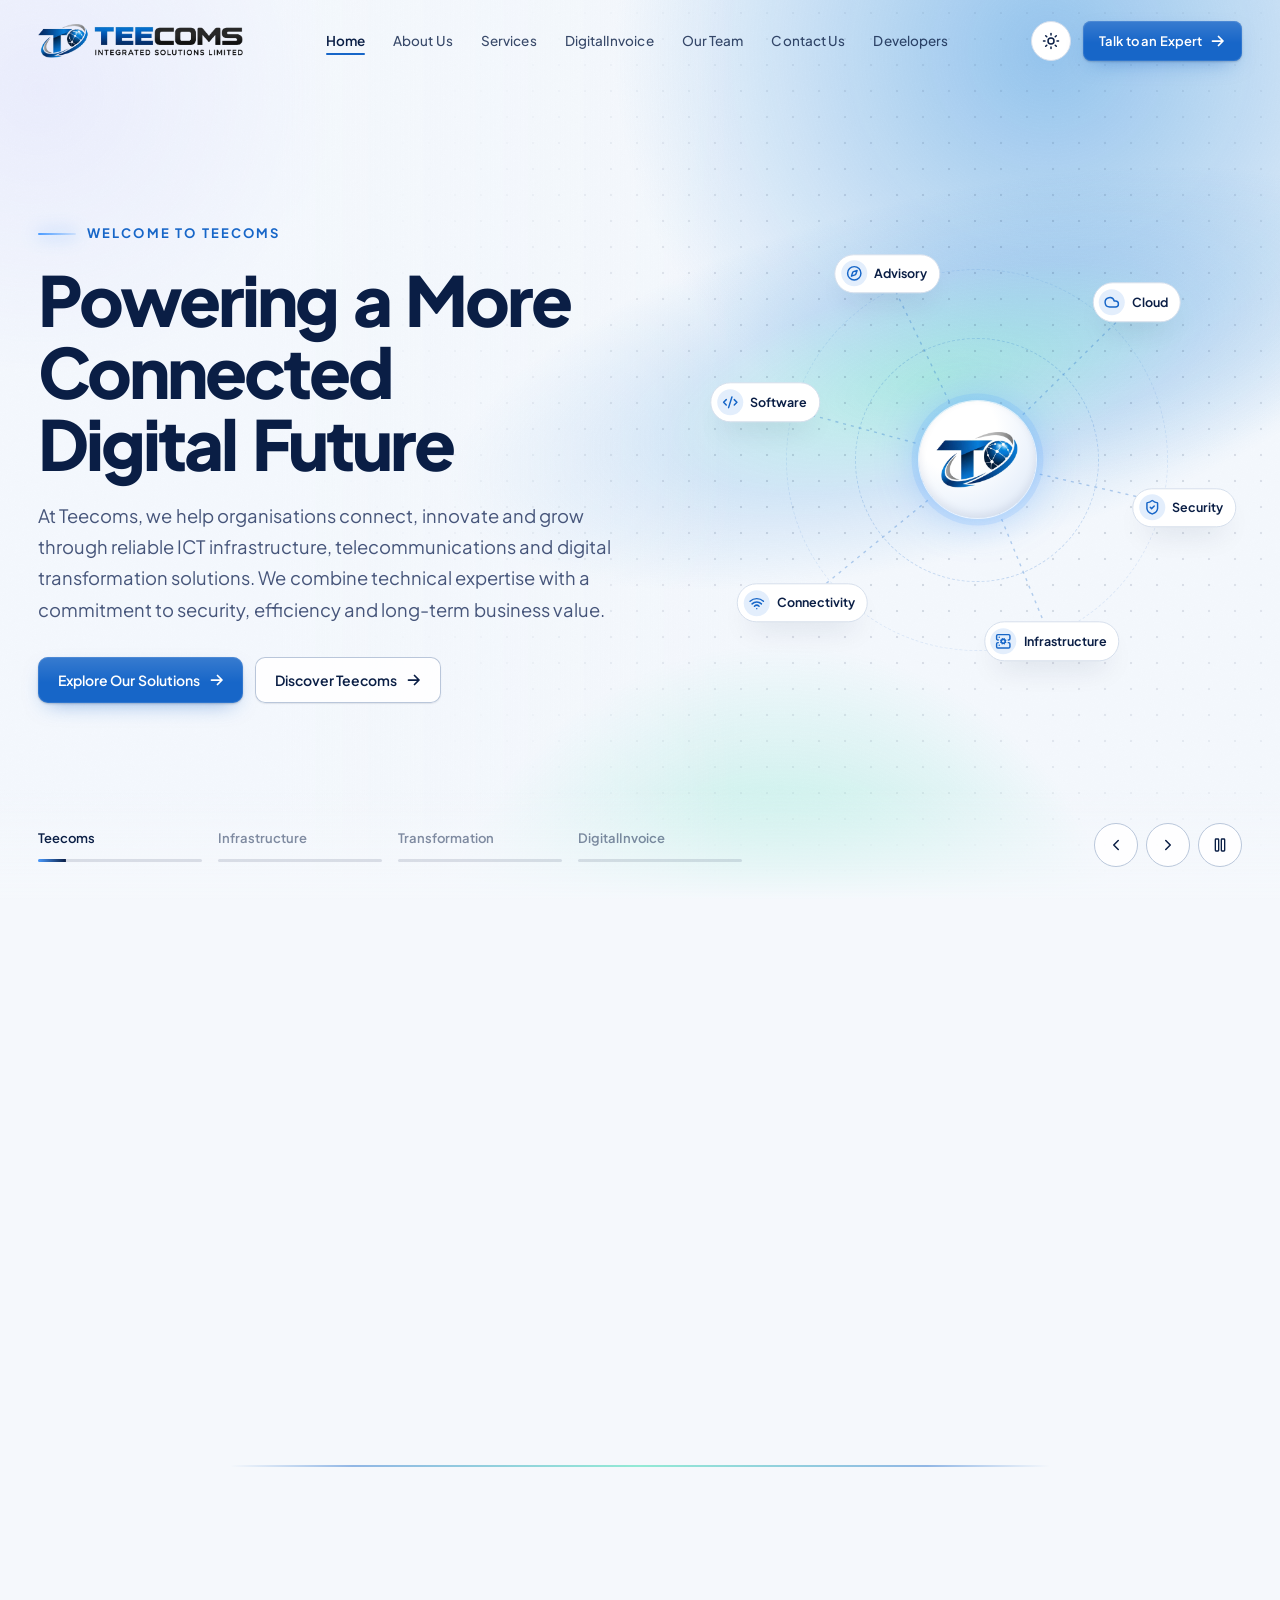
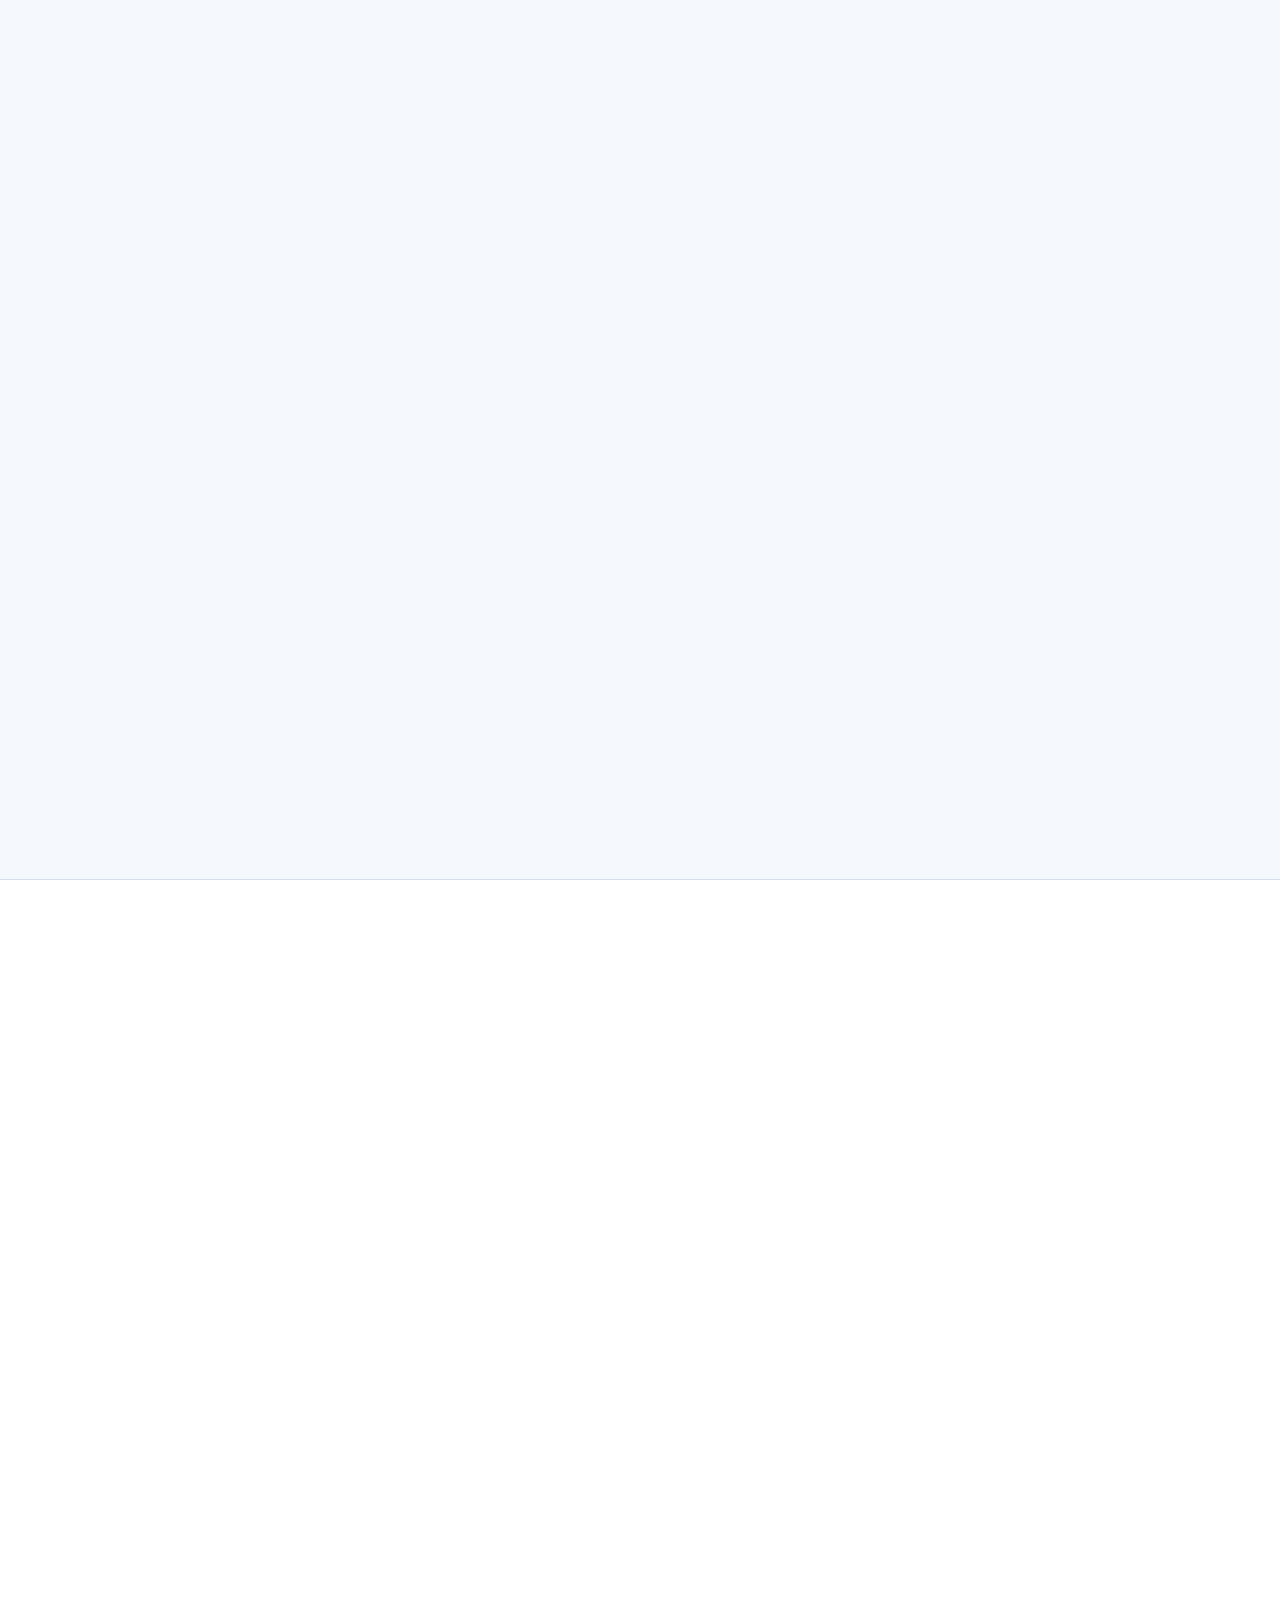
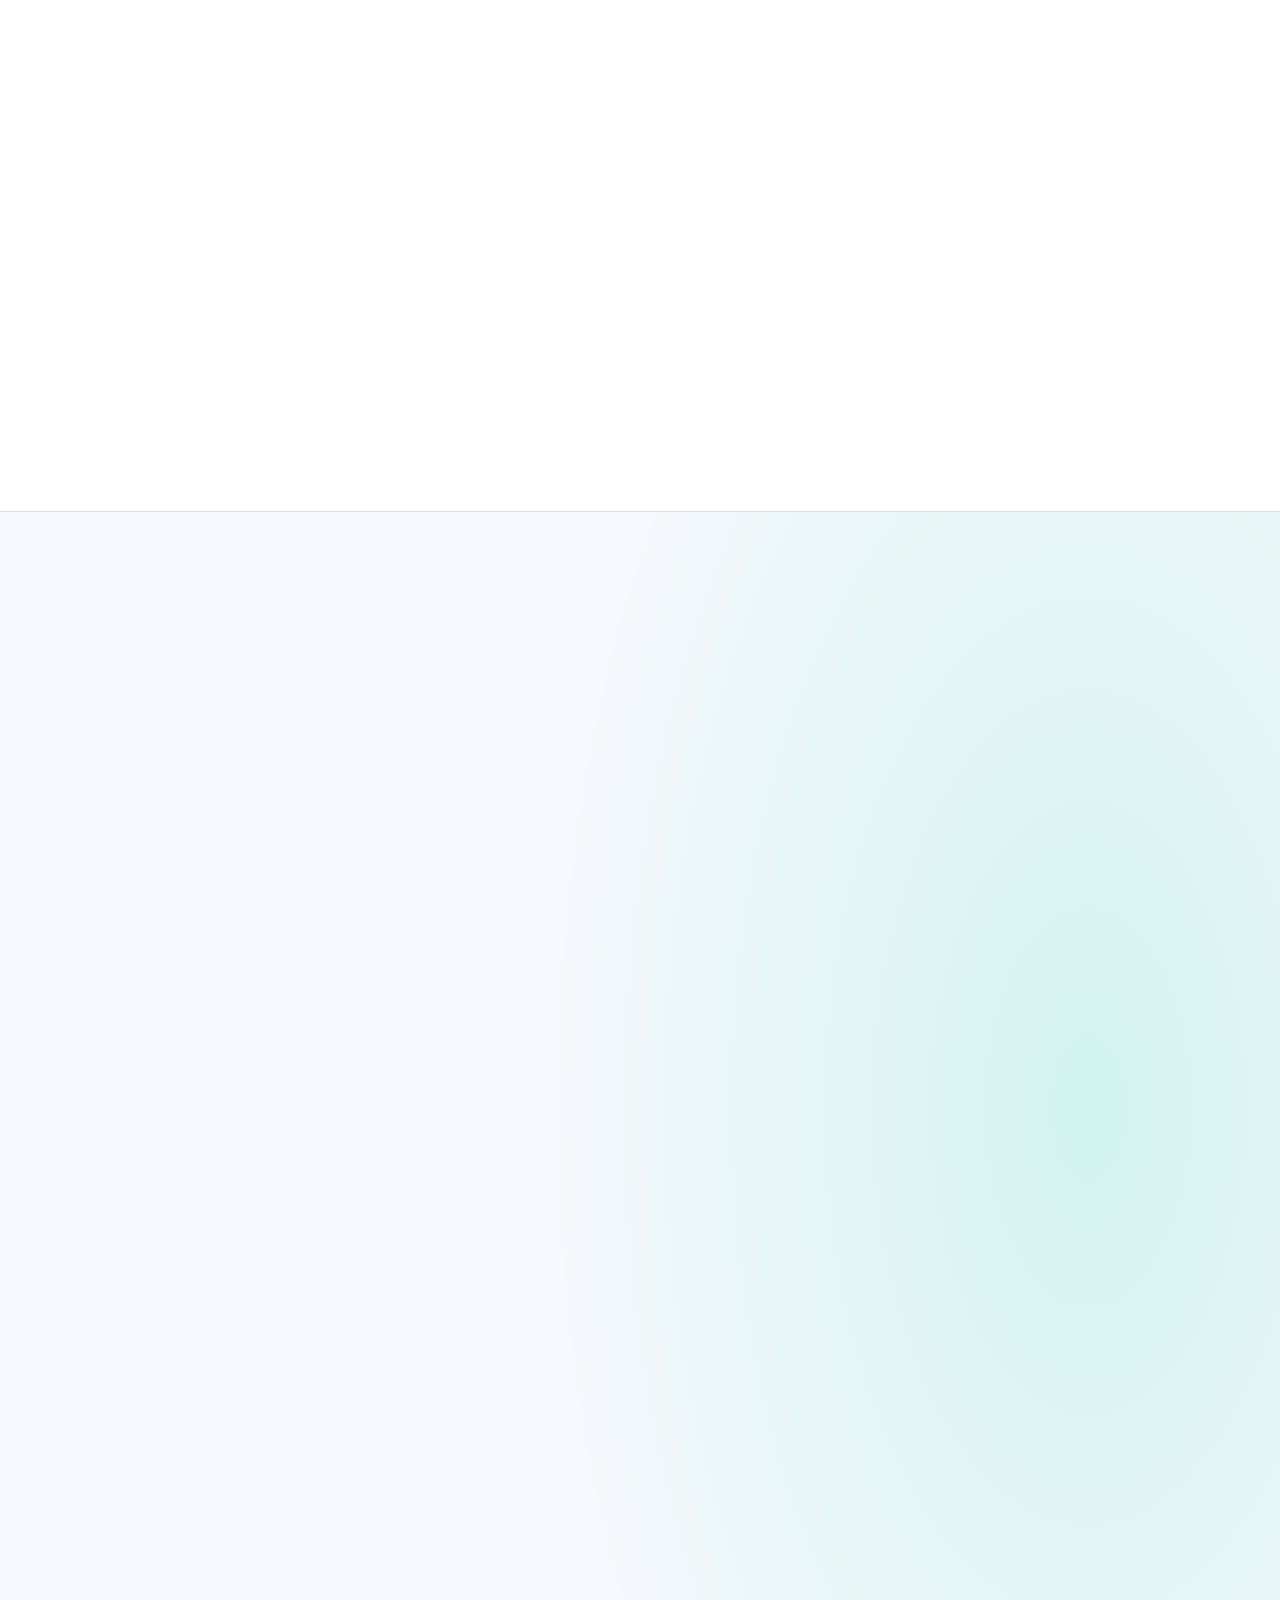
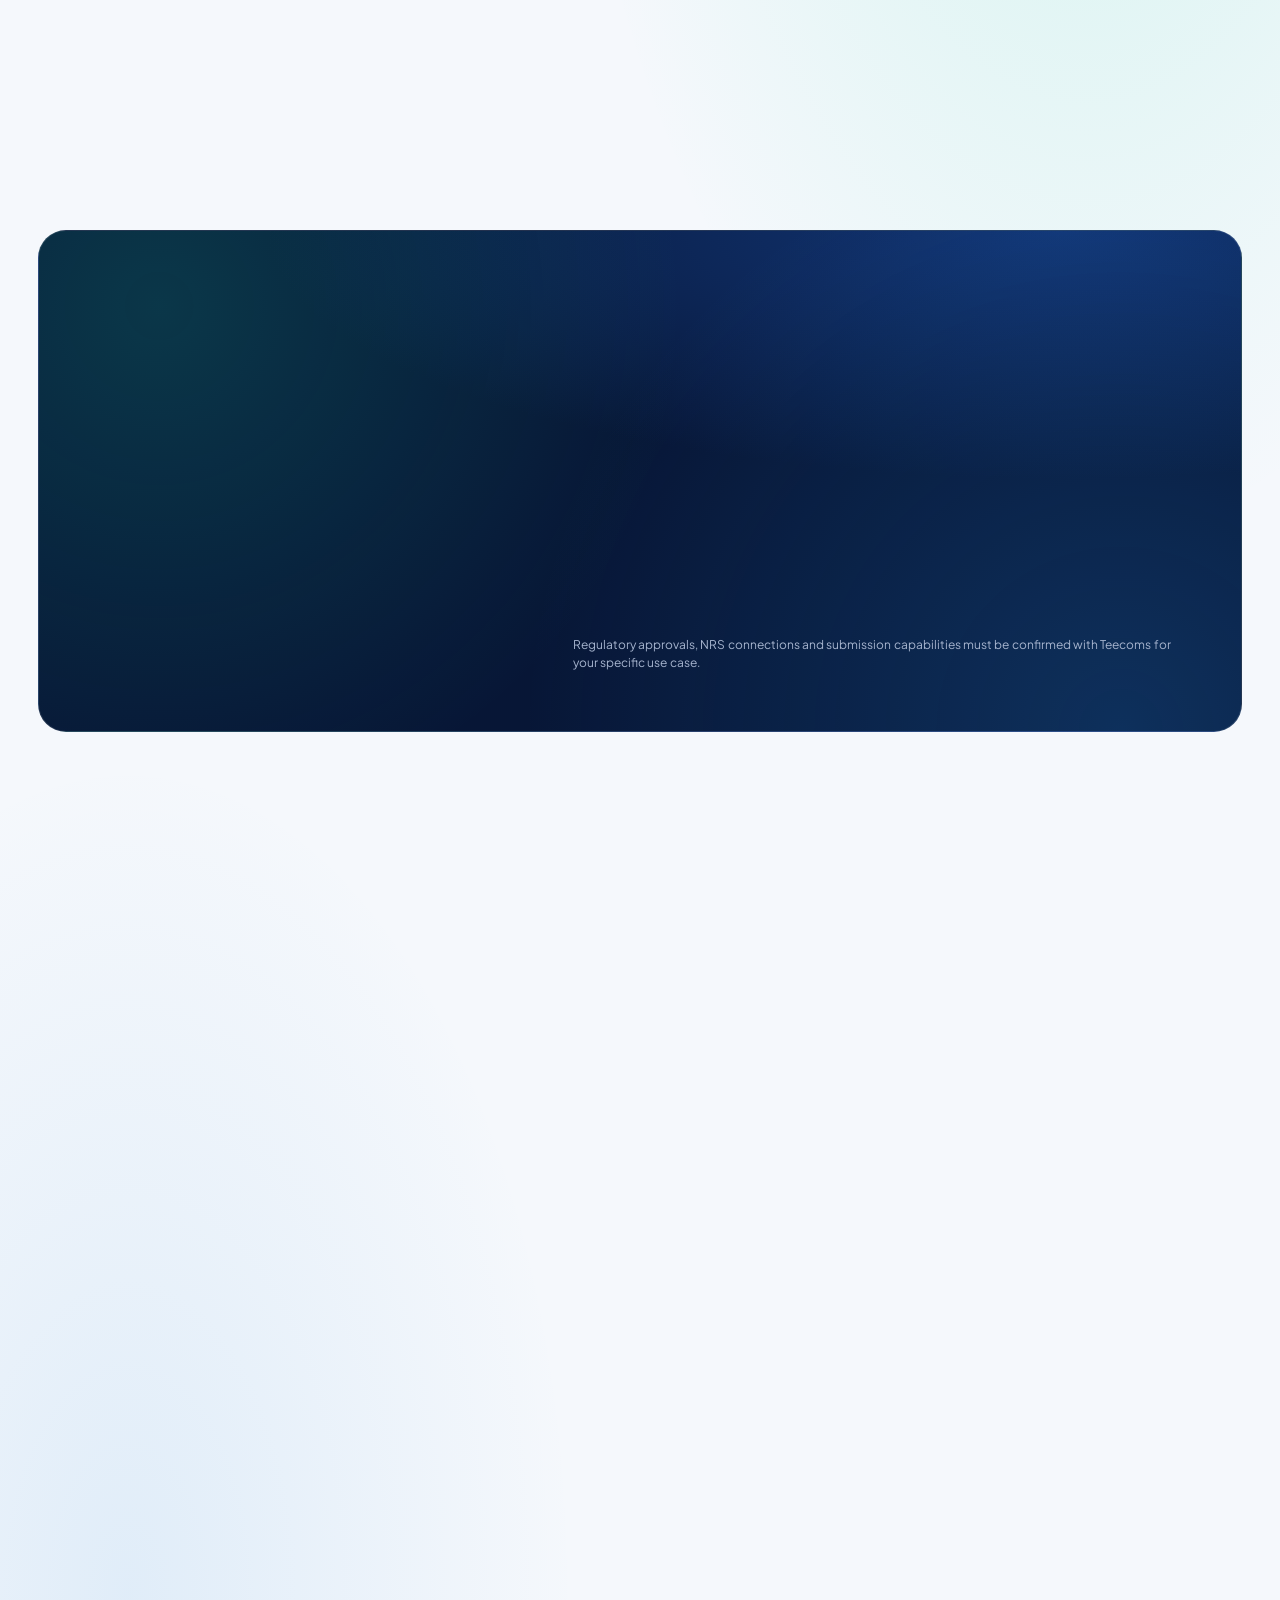
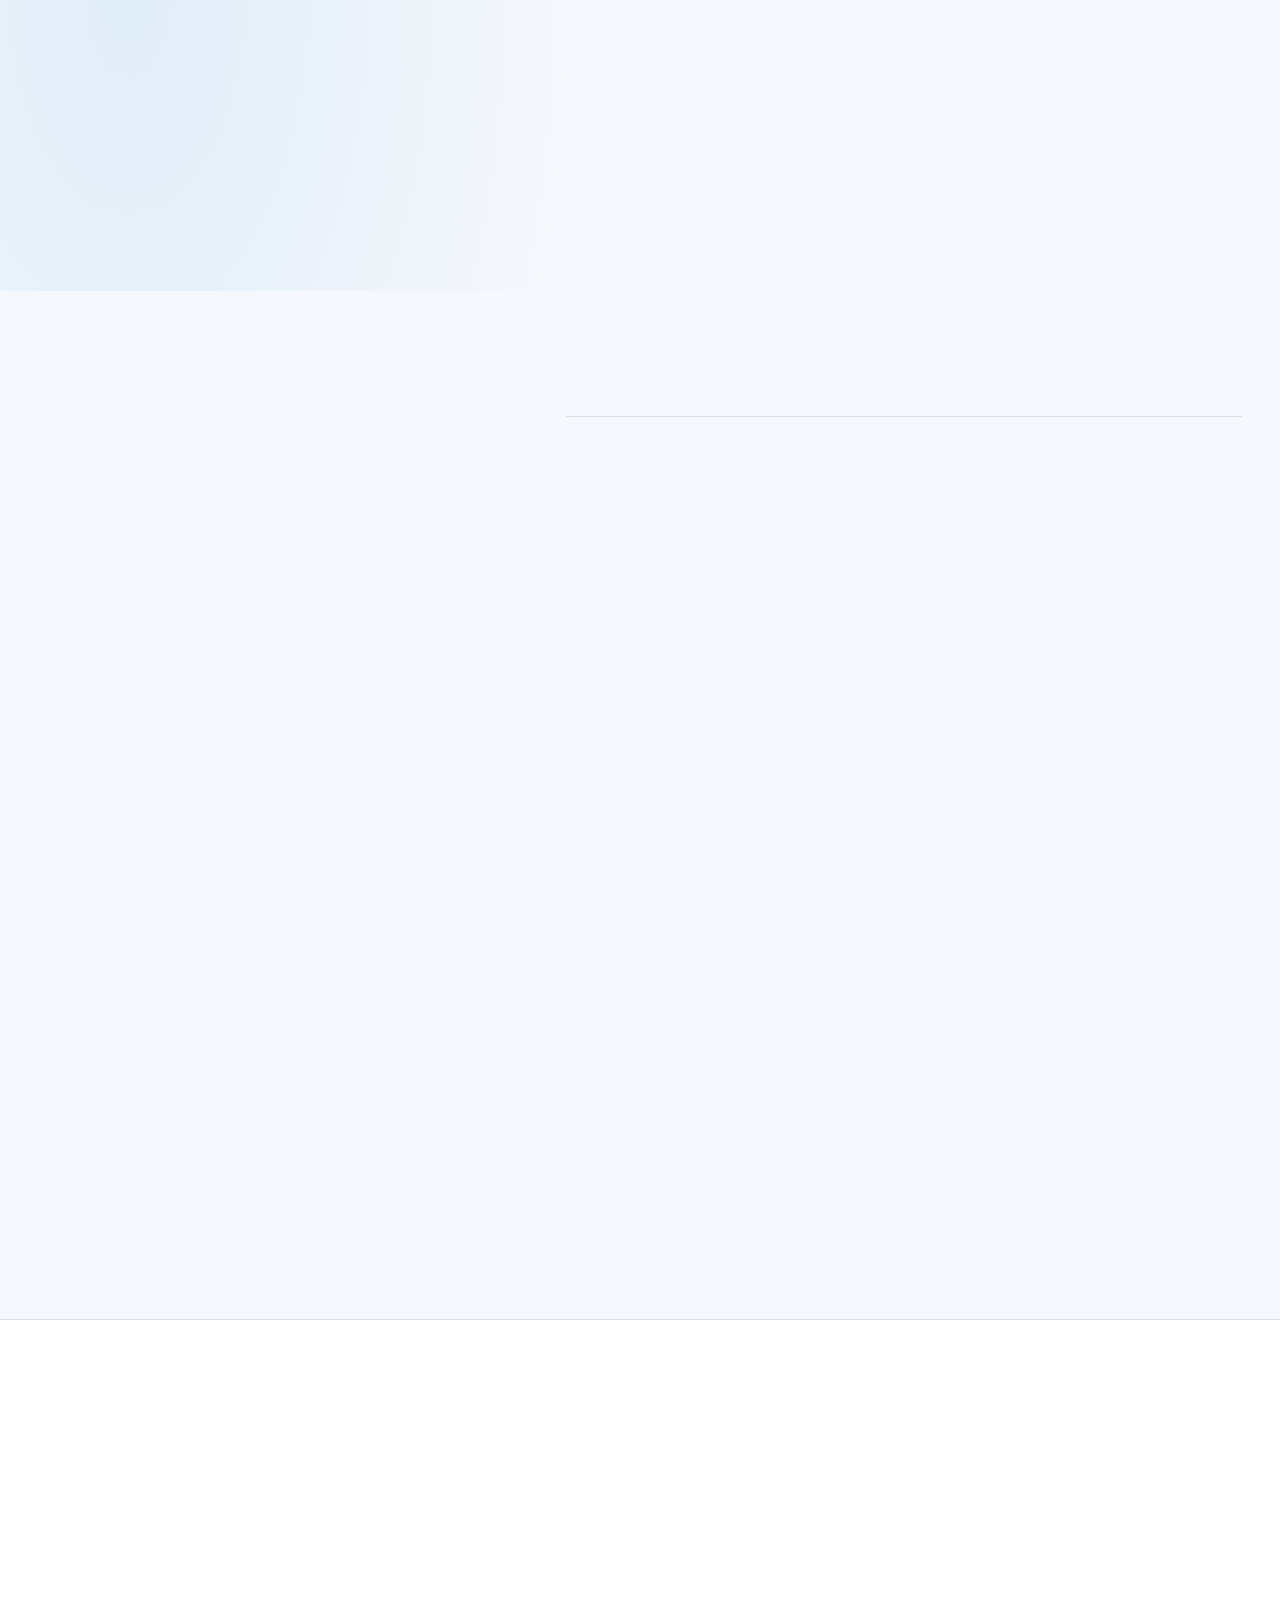
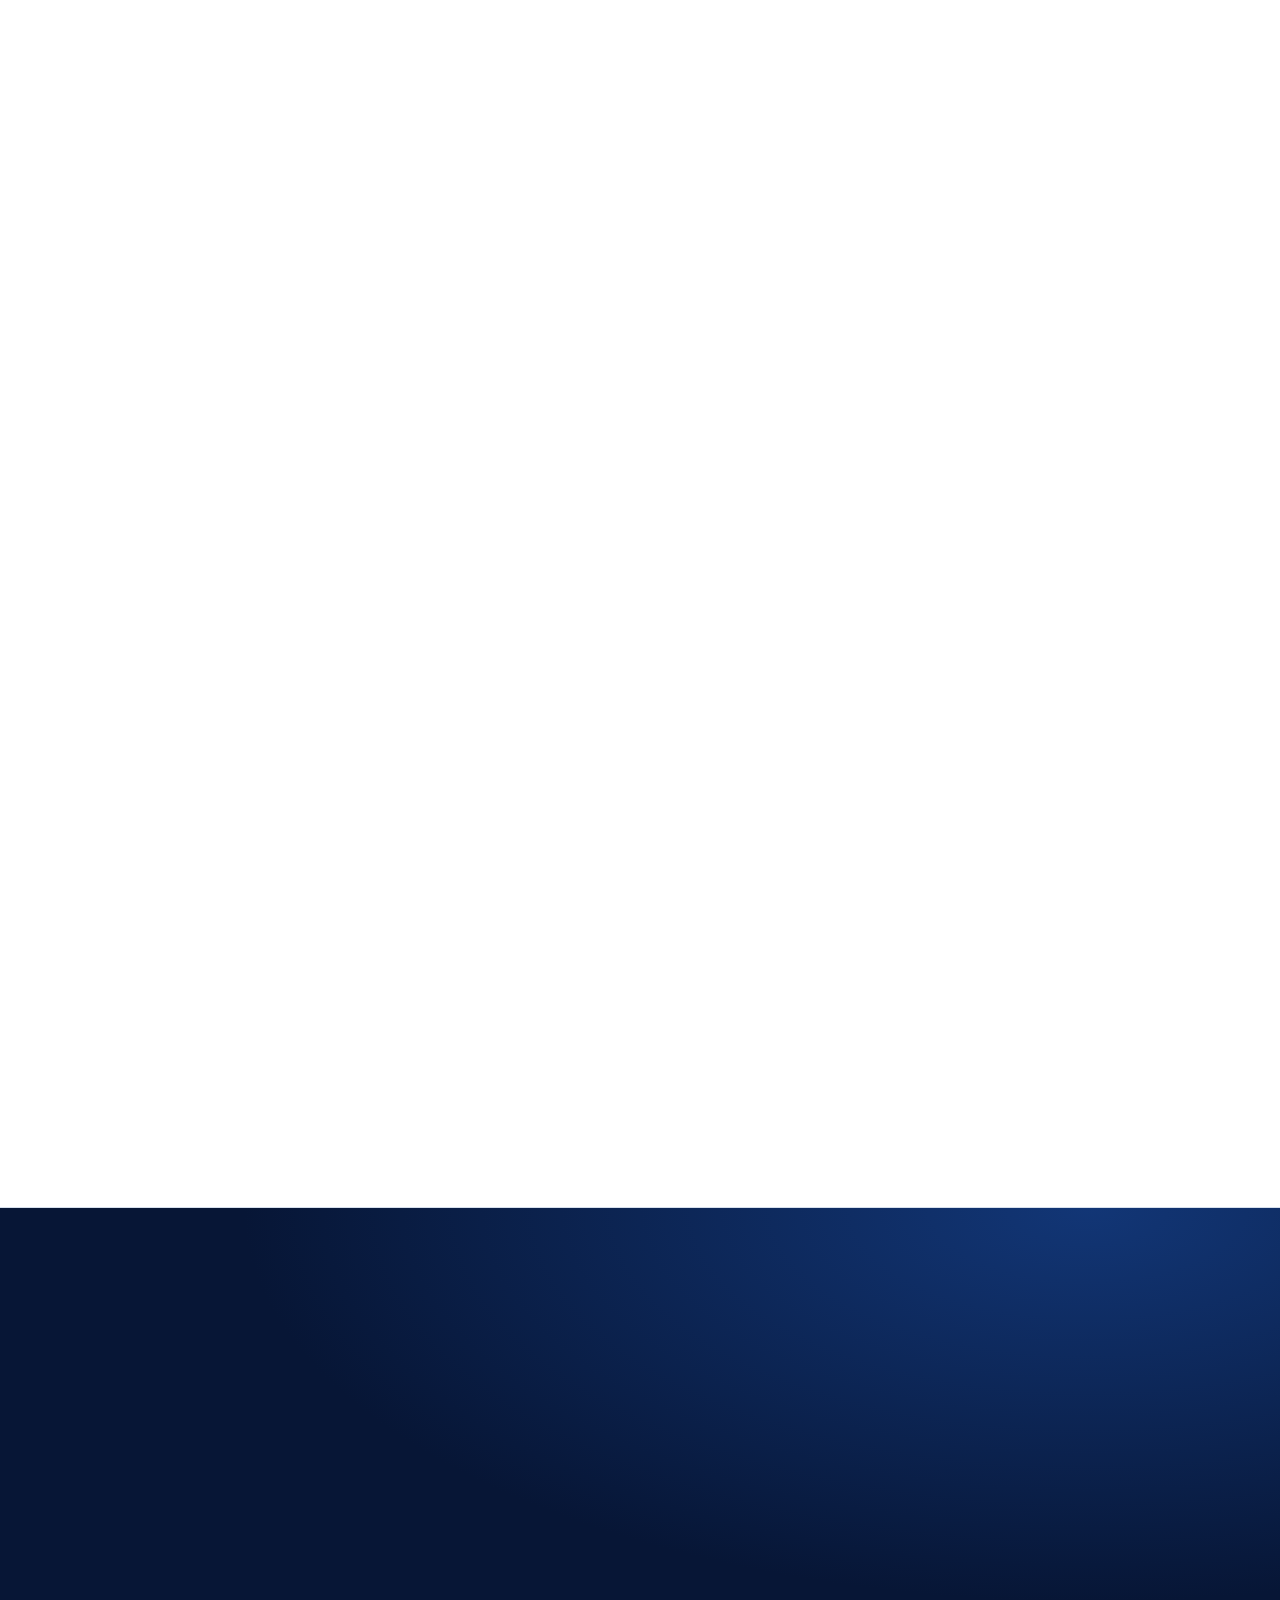
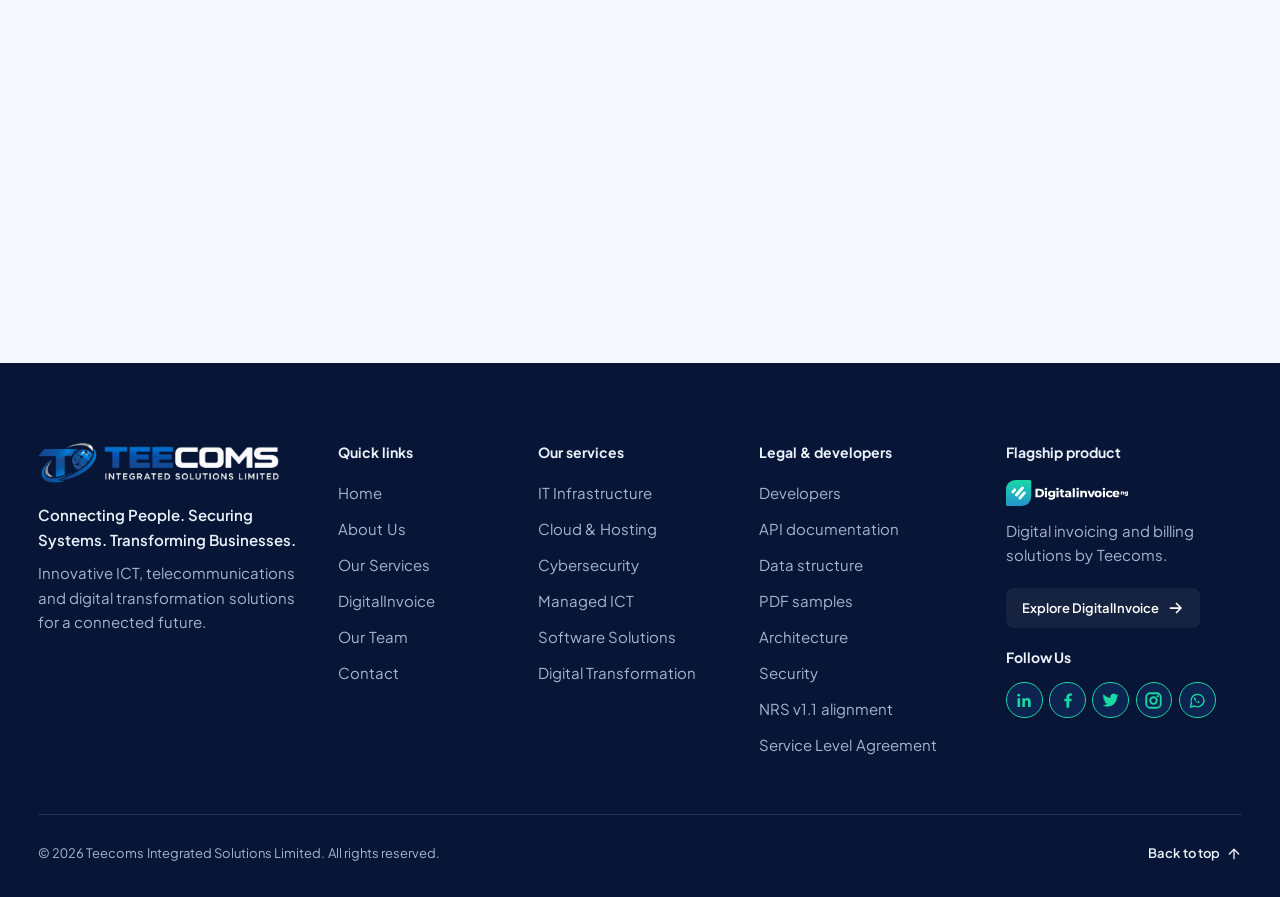
<file: index.html>
<!DOCTYPE html><html lang="en-NG" class="jakarta_3c4cb340-module__wAA7DG__variable"><head><meta charSet="utf-8"/><meta name="viewport" content="width=device-width, initial-scale=1, viewport-fit=cover"/><link rel="preload" href="/_next/static/media/PlusJakartaSans_Variable-s.p.1xh6pintd6r8e.woff2" as="font" crossorigin="" type="font/woff2"/><link rel="preload" as="image" href="/images/brand/teecoms-logo-light.webp" fetchPriority="high"/><link rel="preload" as="image" href="/images/brand/teecoms-logo-dark.webp" fetchPriority="high"/><link rel="preload" as="image" href="/images/brand/teecoms-mark-light.webp"/><link rel="preload" href="/images/digitalinvoice/digitalinvoice-logo-compact-light.svg" as="image"/><link rel="preload" href="/images/digitalinvoice/digitalinvoice-logo-compact-dark.svg" as="image"/><link rel="stylesheet" href="/_next/static/chunks/0kmedgmx6yxsl.css" data-precedence="next"/><link rel="stylesheet" href="/_next/static/chunks/2s8caz5is_69m.css" data-precedence="next"/><link rel="stylesheet" href="/_next/static/chunks/2tmjexxxy5ljk.css" data-precedence="next"/><link rel="preload" as="script" fetchPriority="low" href="/_next/static/chunks/07nldpx3i6mc_.js"/><script src="/_next/static/chunks/2i51e627rllld.js" async=""></script><script src="/_next/static/chunks/3byuobrkyz9bj.js" async=""></script><script src="/_next/static/chunks/2g3ca-z4pfuox.js" async=""></script><script src="/_next/static/chunks/turbopack-3vj2sv30h24qt.js" async=""></script><script src="/_next/static/chunks/2d9-549fa9lsx.js" async="" crossorigin=""></script><script src="/_next/static/chunks/1uda88xzs9l35.js" async="" crossorigin=""></script><script src="/_next/static/chunks/2edoeh8kjscat.js" async="" crossorigin=""></script><meta name="next-size-adjust" content=""/><meta name="theme-color" content="#f5f8fc" media="(prefers-color-scheme: light)"/><meta name="theme-color" content="#09131f" media="(prefers-color-scheme: dark)"/><title>Teecoms Integrated Solutions | ICT &amp; Digital Transformation</title><meta name="description" content="Explore ICT infrastructure, cloud, cybersecurity, software, managed IT and digital transformation services from Teecoms, creators of DigitalInvoice."/><meta name="application-name" content="Teecoms"/><meta property="og:title" content="Teecoms Integrated Solutions | ICT &amp; Digital Transformation"/><meta property="og:description" content="Explore ICT infrastructure, cloud, cybersecurity, software, managed IT and digital transformation services from Teecoms, creators of DigitalInvoice."/><meta property="og:url" content="https://teecomsintegratedsolutions.ng/"/><meta property="og:site_name" content="Teecoms Integrated Solutions Limited"/><meta property="og:locale" content="en_NG"/><meta property="og:type" content="website"/><meta name="twitter:card" content="summary"/><meta name="twitter:title" content="Teecoms Integrated Solutions | ICT &amp; Digital Transformation"/><meta name="twitter:description" content="Explore ICT infrastructure, cloud, cybersecurity, software, managed IT and digital transformation services from Teecoms, creators of DigitalInvoice."/><link rel="icon" href="/favicon.ico?favicon.21jmh47o6ka37.ico" sizes="48x48" type="image/x-icon"/><link rel="icon" href="/icon.png?icon.27wehsmtjxnoq.png" sizes="512x512" type="image/png"/><link rel="icon" href="/icon.svg?icon.1j900kea6-_sk.svg" sizes="any" type="image/svg+xml"/><link rel="apple-touch-icon" href="/apple-icon.png?apple-icon.0lf8wu054ljsr.png" sizes="180x180" type="image/png"/><script>(function(){try{var t=localStorage.getItem('teecoms-theme');if(t!=='light'&&t!=='dark'){t=matchMedia('(prefers-color-scheme: dark)').matches?'dark':'light'}var r=document.documentElement;r.dataset.theme=t;r.style.colorScheme=t}catch(e){}})()</script><script src="/_next/static/chunks/0cz1d0mv5g_q7.js" noModule=""></script></head><body><div hidden=""><!--$--><!--/$--></div><a class="Header-module__lnUIdW__skip" href="#main">Skip to content</a><header class="Header-module__lnUIdW__header" data-scrolled="false" data-document="false"><div class="container Header-module__lnUIdW__bar"><a href="/" class="Header-module__lnUIdW__brand" aria-label="Teecoms, home"><span class="" style="display:inline-flex"><img src="/images/brand/teecoms-logo-light.webp" alt="Teecoms Integrated Solutions Limited" class="on-light-only" width="205" height="34" decoding="async" loading="eager" fetchPriority="high" style="width:auto;height:34px"/><img src="/images/brand/teecoms-logo-dark.webp" alt="" aria-hidden="true" class="on-dark-only" width="205" height="34" decoding="async" loading="eager" fetchPriority="high" style="width:auto;height:34px"/></span></a><nav class="Header-module__lnUIdW__nav" aria-label="Main"><ul><li><a href="#home" class="Header-module__lnUIdW__link" data-active="true" aria-current="location">Home</a></li><li><a href="#about" class="Header-module__lnUIdW__link" data-active="false">About Us</a></li><li><a href="#services" class="Header-module__lnUIdW__link" data-active="false">Services</a></li><li><a href="#digitalinvoice" class="Header-module__lnUIdW__link" data-active="false">DigitalInvoice</a></li><li><a href="#team" class="Header-module__lnUIdW__link" data-active="false">Our Team</a></li><li><a href="#contact" class="Header-module__lnUIdW__link" data-active="false">Contact Us</a></li><li><a href="/developers/" class="Header-module__lnUIdW__link" data-active="false">Developers</a></li></ul></nav><div class="Header-module__lnUIdW__actions"><button type="button" class="ThemeToggle-module__BDCMra__toggle " data-tone="auto" aria-label="Switch to dark mode" aria-pressed="false"><span class="ThemeToggle-module__BDCMra__icon" data-active="true"><svg xmlns="http://www.w3.org/2000/svg" width="18" height="18" viewBox="0 0 24 24" fill="none" stroke="currentColor" stroke-width="2" stroke-linecap="round" stroke-linejoin="round" class="lucide lucide-sun" aria-hidden="true"><circle cx="12" cy="12" r="4"></circle><path d="M12 2v2"></path><path d="M12 20v2"></path><path d="m4.93 4.93 1.41 1.41"></path><path d="m17.66 17.66 1.41 1.41"></path><path d="M2 12h2"></path><path d="M20 12h2"></path><path d="m6.34 17.66-1.41 1.41"></path><path d="m19.07 4.93-1.41 1.41"></path></svg></span><span class="ThemeToggle-module__BDCMra__icon" data-active="false"><svg xmlns="http://www.w3.org/2000/svg" width="18" height="18" viewBox="0 0 24 24" fill="none" stroke="currentColor" stroke-width="2" stroke-linecap="round" stroke-linejoin="round" class="lucide lucide-moon" aria-hidden="true"><path d="M20.985 12.486a9 9 0 1 1-9.473-9.472c.405-.022.617.46.402.803a6 6 0 0 0 8.268 8.268c.344-.215.825-.004.803.401"></path></svg></span></button><a href="#contact" class="Button-module__8RiFmG__button Header-module__lnUIdW__cta" data-variant="primary" data-size="sm" data-shine="hover"><span class="Button-module__8RiFmG__label">Talk to an Expert</span><span class="Button-module__8RiFmG__arrow"><svg viewBox="0 0 16 16" aria-hidden="true" focusable="false"><path d="M2.5 8h10M8.5 3.5 13 8l-4.5 4.5"></path></svg><svg viewBox="0 0 16 16" aria-hidden="true" focusable="false"><path d="M2.5 8h10M8.5 3.5 13 8l-4.5 4.5"></path></svg></span></a><button type="button" class="Header-module__lnUIdW__menuButton" aria-expanded="false" aria-controls="mobile-menu"><svg xmlns="http://www.w3.org/2000/svg" width="22" height="22" viewBox="0 0 24 24" fill="none" stroke="currentColor" stroke-width="2" stroke-linecap="round" stroke-linejoin="round" class="lucide lucide-menu" aria-hidden="true"><path d="M4 5h16"></path><path d="M4 12h16"></path><path d="M4 19h16"></path></svg><span class="sr-only">Open menu</span></button></div></div></header><div id="mobile-menu" class="Header-module__lnUIdW__sheet" data-open="false" role="dialog" aria-modal="true" aria-label="Menu" inert=""><div class="Header-module__lnUIdW__sheetTop"><span class="" style="display:inline-flex"><img src="/images/brand/teecoms-logo-light.webp" alt="Teecoms Integrated Solutions Limited" class="on-light-only" width="193" height="32" decoding="async" loading="lazy" style="width:auto;height:32px"/><img src="/images/brand/teecoms-logo-dark.webp" alt="" aria-hidden="true" class="on-dark-only" width="193" height="32" decoding="async" loading="lazy" style="width:auto;height:32px"/></span><button type="button" class="Header-module__lnUIdW__menuButton"><svg xmlns="http://www.w3.org/2000/svg" width="22" height="22" viewBox="0 0 24 24" fill="none" stroke="currentColor" stroke-width="2" stroke-linecap="round" stroke-linejoin="round" class="lucide lucide-x" aria-hidden="true"><path d="M18 6 6 18"></path><path d="m6 6 12 12"></path></svg><span class="sr-only">Close menu</span></button></div><ul class="Header-module__lnUIdW__sheetLinks"><li style="--i:0"><a href="#home" data-active="true" aria-current="location">Home</a></li><li style="--i:1"><a href="#about" data-active="false">About Us</a></li><li style="--i:2"><a href="#services" data-active="false">Services</a></li><li style="--i:3"><a href="#digitalinvoice" data-active="false">DigitalInvoice</a></li><li style="--i:4"><a href="#team" data-active="false">Our Team</a></li><li style="--i:5"><a href="#contact" data-active="false">Contact Us</a></li><li style="--i:6"><a href="/developers/" data-active="false">Developers</a></li></ul><div class="Header-module__lnUIdW__sheetFoot"><a href="#contact" class="Button-module__8RiFmG__button " data-variant="primary" data-size="md" data-shine="hover"><span class="Button-module__8RiFmG__label">Talk to an Expert</span><span class="Button-module__8RiFmG__arrow"><svg viewBox="0 0 16 16" aria-hidden="true" focusable="false"><path d="M2.5 8h10M8.5 3.5 13 8l-4.5 4.5"></path></svg><svg viewBox="0 0 16 16" aria-hidden="true" focusable="false"><path d="M2.5 8h10M8.5 3.5 13 8l-4.5 4.5"></path></svg></span></a><button type="button" class="ThemeToggle-module__BDCMra__toggle " data-tone="auto" aria-label="Switch to dark mode" aria-pressed="false"><span class="ThemeToggle-module__BDCMra__icon" data-active="true"><svg xmlns="http://www.w3.org/2000/svg" width="18" height="18" viewBox="0 0 24 24" fill="none" stroke="currentColor" stroke-width="2" stroke-linecap="round" stroke-linejoin="round" class="lucide lucide-sun" aria-hidden="true"><circle cx="12" cy="12" r="4"></circle><path d="M12 2v2"></path><path d="M12 20v2"></path><path d="m4.93 4.93 1.41 1.41"></path><path d="m17.66 17.66 1.41 1.41"></path><path d="M2 12h2"></path><path d="M20 12h2"></path><path d="m6.34 17.66-1.41 1.41"></path><path d="m19.07 4.93-1.41 1.41"></path></svg></span><span class="ThemeToggle-module__BDCMra__icon" data-active="false"><svg xmlns="http://www.w3.org/2000/svg" width="18" height="18" viewBox="0 0 24 24" fill="none" stroke="currentColor" stroke-width="2" stroke-linecap="round" stroke-linejoin="round" class="lucide lucide-moon" aria-hidden="true"><path d="M20.985 12.486a9 9 0 1 1-9.473-9.472c.405-.022.617.46.402.803a6 6 0 0 0 8.268 8.268c.344-.215.825-.004.803.401"></path></svg></span></button></div></div><main id="main"><section id="home" class="HeroSlider-module__4426OW__hero" aria-roledescription="carousel" aria-label="Teecoms highlights" data-loops="running" data-accent="brand"><div class="HeroAurora-module__PfLBkq__aurora" data-visual="network" data-pointer="off" aria-hidden="true"><span class="HeroAurora-module__PfLBkq__blob HeroAurora-module__PfLBkq__blobA"></span><span class="HeroAurora-module__PfLBkq__blob HeroAurora-module__PfLBkq__blobB"></span><span class="HeroAurora-module__PfLBkq__blob HeroAurora-module__PfLBkq__blobC"></span><span class="HeroAurora-module__PfLBkq__ribbon"></span><span class="HeroAurora-module__PfLBkq__dots"></span><span class="HeroAurora-module__PfLBkq__halo" data-halo="true"></span><span class="HeroAurora-module__PfLBkq__spot" data-spot="true"></span><span class="HeroAurora-module__PfLBkq__veil"></span><span class="HeroAurora-module__PfLBkq__grain"></span><span class="HeroAurora-module__PfLBkq__fade"></span></div><div class="swiper HeroSlider-module__4426OW__swiper"><div class="swiper-wrapper"><div class="swiper-slide HeroSlider-module__4426OW__slide"><div class="HeroSlider-module__4426OW__frame" data-active="true" data-visual="network" data-accent="brand"><div class="container HeroSlider-module__4426OW__inner"><div class="HeroSlider-module__4426OW__copy"><p class="HeroSlider-module__4426OW__eyebrow">Welcome to Teecoms</p><h1 class="HeroSlider-module__4426OW__title"><span class="sr-only">Powering a More Connected Digital Future</span><span aria-hidden="true"><span><span class="HeroSlider-module__4426OW__word" data-word="Powering" style="--i:0">Powering</span> </span><span><span class="HeroSlider-module__4426OW__word" data-word="a" style="--i:1">a</span> </span><span><span class="HeroSlider-module__4426OW__word" data-word="More" style="--i:2">More</span> </span><span><span class="HeroSlider-module__4426OW__word" data-word="Connected" style="--i:3">Connected</span> </span><span><span class="HeroSlider-module__4426OW__word" data-word="Digital" style="--i:4">Digital</span> </span><span><span class="HeroSlider-module__4426OW__word" data-word="Future" style="--i:5">Future</span></span></span></h1><p class="HeroSlider-module__4426OW__description">At Teecoms, we help organisations connect, innovate and grow through reliable ICT infrastructure, telecommunications and digital transformation solutions. We combine technical expertise with a commitment to security, efficiency and long-term business value.</p><div class="HeroSlider-module__4426OW__actions"><a href="#services" class="Button-module__8RiFmG__button " data-variant="primary" data-size="md" data-shine="loop"><span class="Button-module__8RiFmG__label">Explore Our Solutions</span><span class="Button-module__8RiFmG__arrow"><svg viewBox="0 0 16 16" aria-hidden="true" focusable="false"><path d="M2.5 8h10M8.5 3.5 13 8l-4.5 4.5"></path></svg><svg viewBox="0 0 16 16" aria-hidden="true" focusable="false"><path d="M2.5 8h10M8.5 3.5 13 8l-4.5 4.5"></path></svg></span></a><a href="#about" class="Button-module__8RiFmG__button " data-variant="glass" data-size="md" data-shine="hover"><span class="Button-module__8RiFmG__label">Discover Teecoms</span><span class="Button-module__8RiFmG__arrow"><svg viewBox="0 0 16 16" aria-hidden="true" focusable="false"><path d="M2.5 8h10M8.5 3.5 13 8l-4.5 4.5"></path></svg><svg viewBox="0 0 16 16" aria-hidden="true" focusable="false"><path d="M2.5 8h10M8.5 3.5 13 8l-4.5 4.5"></path></svg></span></a></div></div><div class="HeroSlider-module__4426OW__visual" aria-hidden="true" data-parallax="true"><div class="HeroVisual-module__46QD5a__stage" data-active="true" data-type="network"><div class="HeroVisual-module__46QD5a__canvas"><svg class="HeroVisual-module__46QD5a__lines" viewBox="0 0 100 90" aria-hidden="true"><line x1="50" y1="45" x2="80" y2="15.3"></line><line x1="50" y1="45" x2="89" y2="54"></line><line x1="50" y1="45" x2="64" y2="79.2"></line><line x1="50" y1="45" x2="17" y2="72"></line><line x1="50" y1="45" x2="10" y2="34.2"></line><line x1="50" y1="45" x2="33" y2="9.9"></line></svg><span class="HeroVisual-module__46QD5a__packet" style="--dx:30cqw;--dy:-29.7cqw;--p:0ms;--dir:normal"></span><span class="HeroVisual-module__46QD5a__packet" style="--dx:39cqw;--dy:9cqw;--p:520ms;--dir:reverse"></span><span class="HeroVisual-module__46QD5a__packet" style="--dx:14cqw;--dy:34.2cqw;--p:1040ms;--dir:normal"></span><span class="HeroVisual-module__46QD5a__packet" style="--dx:-33cqw;--dy:27cqw;--p:1560ms;--dir:reverse"></span><span class="HeroVisual-module__46QD5a__packet" style="--dx:-40cqw;--dy:-10.8cqw;--p:2080ms;--dir:normal"></span><span class="HeroVisual-module__46QD5a__packet" style="--dx:-17cqw;--dy:-35.1cqw;--p:2600ms;--dir:reverse"></span><span class="HeroVisual-module__46QD5a__ring HeroVisual-module__46QD5a__ringA"></span><span class="HeroVisual-module__46QD5a__ring HeroVisual-module__46QD5a__ringB"></span><div class="HeroVisual-module__46QD5a__hub HeroVisual-module__46QD5a__in" style="--d:200ms"><img src="/images/brand/teecoms-mark-light.webp" alt="" width="66" height="45"/></div><div class="HeroVisual-module__46QD5a__node HeroVisual-module__46QD5a__in" style="--d:380ms;left:80%;top:17%"><div class="HeroVisual-module__46QD5a__bob" style="--b:0s"><span class="HeroVisual-module__46QD5a__nodeIcon"><svg xmlns="http://www.w3.org/2000/svg" width="16" height="16" viewBox="0 0 24 24" fill="none" stroke="currentColor" stroke-width="2.2" stroke-linecap="round" stroke-linejoin="round" class="lucide lucide-cloud" aria-hidden="true"><path d="M17.5 19H9a7 7 0 1 1 6.71-9h1.79a4.5 4.5 0 1 1 0 9Z"></path></svg></span><span>Cloud</span></div></div><div class="HeroVisual-module__46QD5a__node HeroVisual-module__46QD5a__in" style="--d:470ms;left:89%;top:60%"><div class="HeroVisual-module__46QD5a__bob" style="--b:-1.1s"><span class="HeroVisual-module__46QD5a__nodeIcon"><svg xmlns="http://www.w3.org/2000/svg" width="16" height="16" viewBox="0 0 24 24" fill="none" stroke="currentColor" stroke-width="2.2" stroke-linecap="round" stroke-linejoin="round" class="lucide lucide-shield-check" aria-hidden="true"><path d="M20 13c0 5-3.5 7.5-7.66 8.95a1 1 0 0 1-.67-.01C7.5 20.5 4 18 4 13V6a1 1 0 0 1 1-1c2 0 4.5-1.2 6.24-2.72a1.17 1.17 0 0 1 1.52 0C14.51 3.81 17 5 19 5a1 1 0 0 1 1 1z"></path><path d="m9 12 2 2 4-4"></path></svg></span><span>Security</span></div></div><div class="HeroVisual-module__46QD5a__node HeroVisual-module__46QD5a__in" style="--d:560ms;left:64%;top:88%"><div class="HeroVisual-module__46QD5a__bob" style="--b:-2.2s"><span class="HeroVisual-module__46QD5a__nodeIcon"><svg xmlns="http://www.w3.org/2000/svg" width="16" height="16" viewBox="0 0 24 24" fill="none" stroke="currentColor" stroke-width="2.2" stroke-linecap="round" stroke-linejoin="round" class="lucide lucide-server-cog" aria-hidden="true"><path d="m10.852 14.772-.383.923"></path><path d="M13.148 14.772a3 3 0 1 0-2.296-5.544l-.383-.923"></path><path d="m13.148 9.228.383-.923"></path><path d="m13.53 15.696-.382-.924a3 3 0 1 1-2.296-5.544"></path><path d="m14.772 10.852.923-.383"></path><path d="m14.772 13.148.923.383"></path><path d="M4.5 10H4a2 2 0 0 1-2-2V4a2 2 0 0 1 2-2h16a2 2 0 0 1 2 2v4a2 2 0 0 1-2 2h-.5"></path><path d="M4.5 14H4a2 2 0 0 0-2 2v4a2 2 0 0 0 2 2h16a2 2 0 0 0 2-2v-4a2 2 0 0 0-2-2h-.5"></path><path d="M6 18h.01"></path><path d="M6 6h.01"></path><path d="m9.228 10.852-.923-.383"></path><path d="m9.228 13.148-.923.383"></path></svg></span><span>Infrastructure</span></div></div><div class="HeroVisual-module__46QD5a__node HeroVisual-module__46QD5a__in" style="--d:650ms;left:17%;top:80%"><div class="HeroVisual-module__46QD5a__bob" style="--b:-3.3000000000000003s"><span class="HeroVisual-module__46QD5a__nodeIcon"><svg xmlns="http://www.w3.org/2000/svg" width="16" height="16" viewBox="0 0 24 24" fill="none" stroke="currentColor" stroke-width="2.2" stroke-linecap="round" stroke-linejoin="round" class="lucide lucide-wifi" aria-hidden="true"><path d="M12 20h.01"></path><path d="M2 8.82a15 15 0 0 1 20 0"></path><path d="M5 12.859a10 10 0 0 1 14 0"></path><path d="M8.5 16.429a5 5 0 0 1 7 0"></path></svg></span><span>Connectivity</span></div></div><div class="HeroVisual-module__46QD5a__node HeroVisual-module__46QD5a__in" style="--d:740ms;left:10%;top:38%"><div class="HeroVisual-module__46QD5a__bob" style="--b:-4.4s"><span class="HeroVisual-module__46QD5a__nodeIcon"><svg xmlns="http://www.w3.org/2000/svg" width="16" height="16" viewBox="0 0 24 24" fill="none" stroke="currentColor" stroke-width="2.2" stroke-linecap="round" stroke-linejoin="round" class="lucide lucide-code-xml lucide-code-2" aria-hidden="true"><path d="m18 16 4-4-4-4"></path><path d="m6 8-4 4 4 4"></path><path d="m14.5 4-5 16"></path></svg></span><span>Software</span></div></div><div class="HeroVisual-module__46QD5a__node HeroVisual-module__46QD5a__in" style="--d:830ms;left:33%;top:11%"><div class="HeroVisual-module__46QD5a__bob" style="--b:-5.5s"><span class="HeroVisual-module__46QD5a__nodeIcon"><svg xmlns="http://www.w3.org/2000/svg" width="16" height="16" viewBox="0 0 24 24" fill="none" stroke="currentColor" stroke-width="2.2" stroke-linecap="round" stroke-linejoin="round" class="lucide lucide-compass" aria-hidden="true"><circle cx="12" cy="12" r="10"></circle><path d="m16.24 7.76-1.804 5.411a2 2 0 0 1-1.265 1.265L7.76 16.24l1.804-5.411a2 2 0 0 1 1.265-1.265z"></path></svg></span><span>Advisory</span></div></div></div></div></div></div></div></div><div class="swiper-slide HeroSlider-module__4426OW__slide"><div class="HeroSlider-module__4426OW__frame" data-active="false" data-visual="infrastructure" data-accent="brand"><div class="container HeroSlider-module__4426OW__inner" inert=""><div class="HeroSlider-module__4426OW__copy"><p class="HeroSlider-module__4426OW__eyebrow">Built for Performance</p><h2 class="HeroSlider-module__4426OW__title"><span class="sr-only">Stronger Infrastructure. Smarter Operations.</span><span aria-hidden="true"><span><span class="HeroSlider-module__4426OW__word" data-word="Stronger" style="--i:0">Stronger</span> </span><span><span class="HeroSlider-module__4426OW__word" data-word="Infrastructure" style="--i:1">Infrastructure<span class="HeroSlider-module__4426OW__punct">.</span></span> </span><span><span class="HeroSlider-module__4426OW__word" data-word="Smarter" style="--i:2">Smarter</span> </span><span><span class="HeroSlider-module__4426OW__word" data-word="Operations" style="--i:3">Operations<span class="HeroSlider-module__4426OW__punct">.</span></span></span></span></h2><p class="HeroSlider-module__4426OW__description">A dependable digital foundation is essential to every modern organisation. From ICT infrastructure and communication networks to cloud and hosting services, Teecoms delivers solutions designed to improve connectivity, support business continuity and strengthen operational performance.</p><div class="HeroSlider-module__4426OW__actions"><a href="#services" class="Button-module__8RiFmG__button " data-variant="primary" data-size="md" data-shine="loop"><span class="Button-module__8RiFmG__label">Our Services</span><span class="Button-module__8RiFmG__arrow"><svg viewBox="0 0 16 16" aria-hidden="true" focusable="false"><path d="M2.5 8h10M8.5 3.5 13 8l-4.5 4.5"></path></svg><svg viewBox="0 0 16 16" aria-hidden="true" focusable="false"><path d="M2.5 8h10M8.5 3.5 13 8l-4.5 4.5"></path></svg></span></a><a href="#contact" class="Button-module__8RiFmG__button " data-variant="glass" data-size="md" data-shine="hover"><span class="Button-module__8RiFmG__label">Talk to an Expert</span><span class="Button-module__8RiFmG__arrow"><svg viewBox="0 0 16 16" aria-hidden="true" focusable="false"><path d="M2.5 8h10M8.5 3.5 13 8l-4.5 4.5"></path></svg><svg viewBox="0 0 16 16" aria-hidden="true" focusable="false"><path d="M2.5 8h10M8.5 3.5 13 8l-4.5 4.5"></path></svg></span></a></div></div><div class="HeroSlider-module__4426OW__visual" aria-hidden="true" data-parallax="true"><div class="HeroVisual-module__46QD5a__stage" data-active="false" data-type="infrastructure"><div class="HeroVisual-module__46QD5a__canvas"><svg class="HeroVisual-module__46QD5a__lines" viewBox="0 0 100 90" aria-hidden="true"><path d="M58 24 H66"></path><path d="M58 64 H70"></path></svg><div class="HeroVisual-module__46QD5a__card HeroVisual-module__46QD5a__rack HeroVisual-module__46QD5a__in" style="--d:160ms"><div class="HeroVisual-module__46QD5a__cardHead"><svg xmlns="http://www.w3.org/2000/svg" width="15" height="15" viewBox="0 0 24 24" fill="none" stroke="currentColor" stroke-width="2.2" stroke-linecap="round" stroke-linejoin="round" class="lucide lucide-router" aria-hidden="true"><rect width="20" height="8" x="2" y="14" rx="2"></rect><path d="M6.01 18H6"></path><path d="M10.01 18H10"></path><path d="M15 10v4"></path><path d="M17.84 7.17a4 4 0 0 0-5.66 0"></path><path d="M20.66 4.34a8 8 0 0 0-11.31 0"></path></svg><span>Data centre rack</span></div><div class="HeroVisual-module__46QD5a__unit"><span class="HeroVisual-module__46QD5a__leds"><i style="--blink:0s"></i><i style="--blink:0.2s"></i></span><span class="HeroVisual-module__46QD5a__vent"></span><span class="HeroVisual-module__46QD5a__unitLabel">Core switch</span></div><div class="HeroVisual-module__46QD5a__unit"><span class="HeroVisual-module__46QD5a__leds"><i style="--blink:0.37s"></i><i style="--blink:0.73s"></i></span><span class="HeroVisual-module__46QD5a__vent"></span><span class="HeroVisual-module__46QD5a__unitLabel">Compute</span></div><div class="HeroVisual-module__46QD5a__unit"><span class="HeroVisual-module__46QD5a__leds"><i style="--blink:0.74s"></i><i style="--blink:1.26s"></i></span><span class="HeroVisual-module__46QD5a__vent"></span><span class="HeroVisual-module__46QD5a__unitLabel">Storage</span></div><div class="HeroVisual-module__46QD5a__unit"><span class="HeroVisual-module__46QD5a__leds"><i style="--blink:1.1099999999999999s"></i><i style="--blink:1.79s"></i></span><span class="HeroVisual-module__46QD5a__vent"></span><span class="HeroVisual-module__46QD5a__unitLabel">Backup</span></div><div class="HeroVisual-module__46QD5a__unit"><span class="HeroVisual-module__46QD5a__leds"><i style="--blink:1.48s"></i><i style="--blink:2.3200000000000003s"></i></span><span class="HeroVisual-module__46QD5a__vent"></span><span class="HeroVisual-module__46QD5a__unitLabel">Firewall</span></div></div><div class="HeroVisual-module__46QD5a__floatCard HeroVisual-module__46QD5a__netCard HeroVisual-module__46QD5a__in" style="--d:420ms"><div class="HeroVisual-module__46QD5a__card HeroVisual-module__46QD5a__bob" style="--b:-0.8s"><div class="HeroVisual-module__46QD5a__cardHead"><svg xmlns="http://www.w3.org/2000/svg" width="15" height="15" viewBox="0 0 24 24" fill="none" stroke="currentColor" stroke-width="2.2" stroke-linecap="round" stroke-linejoin="round" class="lucide lucide-network" aria-hidden="true"><rect x="16" y="16" width="6" height="6" rx="1"></rect><rect x="2" y="16" width="6" height="6" rx="1"></rect><rect x="9" y="2" width="6" height="6" rx="1"></rect><path d="M5 16v-3a1 1 0 0 1 1-1h12a1 1 0 0 1 1 1v3"></path><path d="M12 12V8"></path></svg><span>Network</span><span class="HeroVisual-module__46QD5a__live">Online</span></div><div class="HeroVisual-module__46QD5a__bars"><i style="--h:38%;--w:0s"></i><i style="--h:75%;--w:0.12s"></i><i style="--h:57%;--w:0.24s"></i><i style="--h:39%;--w:0.36s"></i><i style="--h:76%;--w:0.48s"></i><i style="--h:58%;--w:0.6s"></i><i style="--h:40%;--w:0.72s"></i><i style="--h:77%;--w:0.84s"></i><i style="--h:59%;--w:0.96s"></i><i style="--h:41%;--w:1.08s"></i><i style="--h:78%;--w:1.2s"></i><i style="--h:60%;--w:1.3199999999999998s"></i></div><p class="HeroVisual-module__46QD5a__caption">Throughput across all links</p></div></div><div class="HeroVisual-module__46QD5a__floatCard HeroVisual-module__46QD5a__cloudCard HeroVisual-module__46QD5a__in" style="--d:620ms"><div class="HeroVisual-module__46QD5a__card HeroVisual-module__46QD5a__bob" style="--b:-2.4s"><div class="HeroVisual-module__46QD5a__cardHead"><svg xmlns="http://www.w3.org/2000/svg" width="15" height="15" viewBox="0 0 24 24" fill="none" stroke="currentColor" stroke-width="2.2" stroke-linecap="round" stroke-linejoin="round" class="lucide lucide-cloud" aria-hidden="true"><path d="M17.5 19H9a7 7 0 1 1 6.71-9h1.79a4.5 4.5 0 1 1 0 9Z"></path></svg><span>Cloud &amp; hosting</span></div><div class="HeroVisual-module__46QD5a__checkRow"><span class="HeroVisual-module__46QD5a__tick"><svg xmlns="http://www.w3.org/2000/svg" width="12" height="12" viewBox="0 0 24 24" fill="none" stroke="currentColor" stroke-width="3" stroke-linecap="round" stroke-linejoin="round" class="lucide lucide-check" aria-hidden="true"><path d="M20 6 9 17l-5-5"></path></svg></span>Backups complete</div><div class="HeroVisual-module__46QD5a__meter"><i></i></div></div></div></div></div></div></div></div></div><div class="swiper-slide HeroSlider-module__4426OW__slide"><div class="HeroSlider-module__4426OW__frame" data-active="false" data-visual="transformation" data-accent="brand"><div class="container HeroSlider-module__4426OW__inner" inert=""><div class="HeroSlider-module__4426OW__copy"><p class="HeroSlider-module__4426OW__eyebrow">Technology That Works for You</p><h2 class="HeroSlider-module__4426OW__title"><span class="sr-only">Transform the Way You Work, Connect and Grow.</span><span aria-hidden="true"><span><span class="HeroSlider-module__4426OW__word" data-word="Transform" style="--i:0">Transform</span> </span><span><span class="HeroSlider-module__4426OW__word" data-word="the" style="--i:1">the</span> </span><span><span class="HeroSlider-module__4426OW__word" data-word="Way" style="--i:2">Way</span> </span><span><span class="HeroSlider-module__4426OW__word" data-word="You" style="--i:3">You</span> </span><span><span class="HeroSlider-module__4426OW__word" data-word="Work" style="--i:4">Work<span class="HeroSlider-module__4426OW__punct">,</span></span> </span><span><span class="HeroSlider-module__4426OW__word" data-word="Connect" style="--i:5">Connect</span> </span><span><span class="HeroSlider-module__4426OW__word" data-word="and" style="--i:6">and</span> </span><span><span class="HeroSlider-module__4426OW__word" data-word="Grow" style="--i:7">Grow<span class="HeroSlider-module__4426OW__punct">.</span></span></span></span></h2><p class="HeroSlider-module__4426OW__description">Technology should make business easier, not more complicated. We help organisations modernise their operations through tailored software solutions, managed IT services, cybersecurity and strategic digital advisory.</p><div class="HeroSlider-module__4426OW__actions"><a href="#services" class="Button-module__8RiFmG__button " data-variant="primary" data-size="md" data-shine="loop"><span class="Button-module__8RiFmG__label">Discover Our Expertise</span><span class="Button-module__8RiFmG__arrow"><svg viewBox="0 0 16 16" aria-hidden="true" focusable="false"><path d="M2.5 8h10M8.5 3.5 13 8l-4.5 4.5"></path></svg><svg viewBox="0 0 16 16" aria-hidden="true" focusable="false"><path d="M2.5 8h10M8.5 3.5 13 8l-4.5 4.5"></path></svg></span></a><a href="#contact" class="Button-module__8RiFmG__button " data-variant="glass" data-size="md" data-shine="hover"><span class="Button-module__8RiFmG__label">Request a Consultation</span><span class="Button-module__8RiFmG__arrow"><svg viewBox="0 0 16 16" aria-hidden="true" focusable="false"><path d="M2.5 8h10M8.5 3.5 13 8l-4.5 4.5"></path></svg><svg viewBox="0 0 16 16" aria-hidden="true" focusable="false"><path d="M2.5 8h10M8.5 3.5 13 8l-4.5 4.5"></path></svg></span></a></div></div><div class="HeroSlider-module__4426OW__visual" aria-hidden="true" data-parallax="true"><div class="HeroVisual-module__46QD5a__stage" data-active="false" data-type="transformation"><div class="HeroVisual-module__46QD5a__canvas"><div class="HeroVisual-module__46QD5a__card HeroVisual-module__46QD5a__window HeroVisual-module__46QD5a__in" style="--d:160ms"><div class="HeroVisual-module__46QD5a__windowBar"><i></i><i></i><i></i><span>Modernisation roadmap</span></div><ol class="HeroVisual-module__46QD5a__steps"><span class="HeroVisual-module__46QD5a__stepLine"><i></i></span><li style="--s:700ms"><span class="HeroVisual-module__46QD5a__stepIcon"><svg xmlns="http://www.w3.org/2000/svg" width="16" height="16" viewBox="0 0 24 24" fill="none" stroke="currentColor" stroke-width="2.2" stroke-linecap="round" stroke-linejoin="round" class="lucide lucide-compass" aria-hidden="true"><circle cx="12" cy="12" r="10"></circle><path d="m16.24 7.76-1.804 5.411a2 2 0 0 1-1.265 1.265L7.76 16.24l1.804-5.411a2 2 0 0 1 1.265-1.265z"></path></svg></span><span class="HeroVisual-module__46QD5a__stepText"><strong>Strategic digital advisory</strong><span class="HeroVisual-module__46QD5a__skeleton" style="--sw:62%"></span></span><span class="HeroVisual-module__46QD5a__stepDone"><svg xmlns="http://www.w3.org/2000/svg" width="12" height="12" viewBox="0 0 24 24" fill="none" stroke="currentColor" stroke-width="3" stroke-linecap="round" stroke-linejoin="round" class="lucide lucide-check" aria-hidden="true"><path d="M20 6 9 17l-5-5"></path></svg></span></li><li style="--s:1220ms"><span class="HeroVisual-module__46QD5a__stepIcon"><svg xmlns="http://www.w3.org/2000/svg" width="16" height="16" viewBox="0 0 24 24" fill="none" stroke="currentColor" stroke-width="2.2" stroke-linecap="round" stroke-linejoin="round" class="lucide lucide-code-xml lucide-code-2" aria-hidden="true"><path d="m18 16 4-4-4-4"></path><path d="m6 8-4 4 4 4"></path><path d="m14.5 4-5 16"></path></svg></span><span class="HeroVisual-module__46QD5a__stepText"><strong>Tailored software solutions</strong><span class="HeroVisual-module__46QD5a__skeleton" style="--sw:54%"></span></span><span class="HeroVisual-module__46QD5a__stepDone"><svg xmlns="http://www.w3.org/2000/svg" width="12" height="12" viewBox="0 0 24 24" fill="none" stroke="currentColor" stroke-width="3" stroke-linecap="round" stroke-linejoin="round" class="lucide lucide-check" aria-hidden="true"><path d="M20 6 9 17l-5-5"></path></svg></span></li><li style="--s:1740ms"><span class="HeroVisual-module__46QD5a__stepIcon"><svg xmlns="http://www.w3.org/2000/svg" width="16" height="16" viewBox="0 0 24 24" fill="none" stroke="currentColor" stroke-width="2.2" stroke-linecap="round" stroke-linejoin="round" class="lucide lucide-server-cog" aria-hidden="true"><path d="m10.852 14.772-.383.923"></path><path d="M13.148 14.772a3 3 0 1 0-2.296-5.544l-.383-.923"></path><path d="m13.148 9.228.383-.923"></path><path d="m13.53 15.696-.382-.924a3 3 0 1 1-2.296-5.544"></path><path d="m14.772 10.852.923-.383"></path><path d="m14.772 13.148.923.383"></path><path d="M4.5 10H4a2 2 0 0 1-2-2V4a2 2 0 0 1 2-2h16a2 2 0 0 1 2 2v4a2 2 0 0 1-2 2h-.5"></path><path d="M4.5 14H4a2 2 0 0 0-2 2v4a2 2 0 0 0 2 2h16a2 2 0 0 0 2-2v-4a2 2 0 0 0-2-2h-.5"></path><path d="M6 18h.01"></path><path d="M6 6h.01"></path><path d="m9.228 10.852-.923-.383"></path><path d="m9.228 13.148-.923.383"></path></svg></span><span class="HeroVisual-module__46QD5a__stepText"><strong>Managed IT services</strong><span class="HeroVisual-module__46QD5a__skeleton" style="--sw:46%"></span></span><span class="HeroVisual-module__46QD5a__stepDone"><svg xmlns="http://www.w3.org/2000/svg" width="12" height="12" viewBox="0 0 24 24" fill="none" stroke="currentColor" stroke-width="3" stroke-linecap="round" stroke-linejoin="round" class="lucide lucide-check" aria-hidden="true"><path d="M20 6 9 17l-5-5"></path></svg></span></li><li style="--s:2260ms"><span class="HeroVisual-module__46QD5a__stepIcon"><svg xmlns="http://www.w3.org/2000/svg" width="16" height="16" viewBox="0 0 24 24" fill="none" stroke="currentColor" stroke-width="2.2" stroke-linecap="round" stroke-linejoin="round" class="lucide lucide-shield-check" aria-hidden="true"><path d="M20 13c0 5-3.5 7.5-7.66 8.95a1 1 0 0 1-.67-.01C7.5 20.5 4 18 4 13V6a1 1 0 0 1 1-1c2 0 4.5-1.2 6.24-2.72a1.17 1.17 0 0 1 1.52 0C14.51 3.81 17 5 19 5a1 1 0 0 1 1 1z"></path><path d="m9 12 2 2 4-4"></path></svg></span><span class="HeroVisual-module__46QD5a__stepText"><strong>Cybersecurity</strong><span class="HeroVisual-module__46QD5a__skeleton" style="--sw:38%"></span></span><span class="HeroVisual-module__46QD5a__stepDone"><svg xmlns="http://www.w3.org/2000/svg" width="12" height="12" viewBox="0 0 24 24" fill="none" stroke="currentColor" stroke-width="3" stroke-linecap="round" stroke-linejoin="round" class="lucide lucide-check" aria-hidden="true"><path d="M20 6 9 17l-5-5"></path></svg></span></li></ol></div><div class="HeroVisual-module__46QD5a__floatCard HeroVisual-module__46QD5a__codeCard HeroVisual-module__46QD5a__in" style="--d:520ms"><div class="HeroVisual-module__46QD5a__card HeroVisual-module__46QD5a__code HeroVisual-module__46QD5a__bob" style="--b:-1.6s"><span class="HeroVisual-module__46QD5a__codeLine" style="--cw:72%;--ci:0;--indent:0"></span><span class="HeroVisual-module__46QD5a__codeLine" style="--cw:48%;--ci:1;--indent:1"></span><span class="HeroVisual-module__46QD5a__codeLine" style="--cw:86%;--ci:2;--indent:0"></span><span class="HeroVisual-module__46QD5a__codeLine" style="--cw:38%;--ci:3;--indent:0"></span><span class="HeroVisual-module__46QD5a__codeLine" style="--cw:64%;--ci:4;--indent:1"></span><span class="HeroVisual-module__46QD5a__codeLine" style="--cw:54%;--ci:5;--indent:0"></span><span class="HeroVisual-module__46QD5a__cursor"></span></div></div><div class="HeroVisual-module__46QD5a__floatCard HeroVisual-module__46QD5a__shieldCard HeroVisual-module__46QD5a__in" style="--d:820ms"><div class="HeroVisual-module__46QD5a__pill HeroVisual-module__46QD5a__bob" style="--b:-3s"><span class="HeroVisual-module__46QD5a__pulse"><svg xmlns="http://www.w3.org/2000/svg" width="16" height="16" viewBox="0 0 24 24" fill="none" stroke="currentColor" stroke-width="2.2" stroke-linecap="round" stroke-linejoin="round" class="lucide lucide-shield-check" aria-hidden="true"><path d="M20 13c0 5-3.5 7.5-7.66 8.95a1 1 0 0 1-.67-.01C7.5 20.5 4 18 4 13V6a1 1 0 0 1 1-1c2 0 4.5-1.2 6.24-2.72a1.17 1.17 0 0 1 1.52 0C14.51 3.81 17 5 19 5a1 1 0 0 1 1 1z"></path><path d="m9 12 2 2 4-4"></path></svg></span>Systems protected</div></div></div></div></div></div></div></div><div class="swiper-slide HeroSlider-module__4426OW__slide"><div class="HeroSlider-module__4426OW__frame" data-active="false" data-visual="digitalinvoice" data-accent="di"><div class="container HeroSlider-module__4426OW__inner" inert=""><div class="HeroSlider-module__4426OW__copy"><p class="HeroSlider-module__4426OW__eyebrow">Innovation from Teecoms</p><h2 class="HeroSlider-module__4426OW__title"><span class="sr-only">Smarter Invoicing. Simpler Business.</span><span aria-hidden="true"><span><span class="HeroSlider-module__4426OW__word" data-word="Smarter" style="--i:0">Smarter</span> </span><span><span class="HeroSlider-module__4426OW__word" data-word="Invoicing" style="--i:1">Invoicing<span class="HeroSlider-module__4426OW__punct">.</span></span> </span><span><span class="HeroSlider-module__4426OW__word" data-word="Simpler" style="--i:2">Simpler</span> </span><span><span class="HeroSlider-module__4426OW__word" data-word="Business" style="--i:3">Business<span class="HeroSlider-module__4426OW__punct">.</span></span></span></span></h2><p class="HeroSlider-module__4426OW__description">Meet DigitalInvoice, our flagship digital invoicing solution developed to make billing more efficient, organised and accessible. Designed for modern businesses, DigitalInvoice brings invoice management, transaction visibility and digital workflows together for a simpler invoicing experience.</p><div class="HeroSlider-module__4426OW__actions"><a href="#digitalinvoice" class="Button-module__8RiFmG__button " data-variant="di" data-size="md" data-shine="loop"><span class="Button-module__8RiFmG__label">Explore DigitalInvoice</span><span class="Button-module__8RiFmG__arrow"><svg viewBox="0 0 16 16" aria-hidden="true" focusable="false"><path d="M2.5 8h10M8.5 3.5 13 8l-4.5 4.5"></path></svg><svg viewBox="0 0 16 16" aria-hidden="true" focusable="false"><path d="M2.5 8h10M8.5 3.5 13 8l-4.5 4.5"></path></svg></span></a><a href="https://app.teecomsintegratedsolutions.ng/request-demo" class="Button-module__8RiFmG__button " data-variant="glass" data-size="md" data-shine="hover" target="_blank" rel="noopener noreferrer"><span class="Button-module__8RiFmG__label">Request a Demo</span><span class="Button-module__8RiFmG__arrow"><svg viewBox="0 0 16 16" aria-hidden="true" focusable="false"><path d="M2.5 8h10M8.5 3.5 13 8l-4.5 4.5"></path></svg><svg viewBox="0 0 16 16" aria-hidden="true" focusable="false"><path d="M2.5 8h10M8.5 3.5 13 8l-4.5 4.5"></path></svg></span></a></div></div><div class="HeroSlider-module__4426OW__visual" aria-hidden="true" data-parallax="true"><div class="HeroVisual-module__46QD5a__stage" data-active="false" data-type="digitalinvoice"><div class="HeroVisual-module__46QD5a__canvas"><div class="HeroVisual-module__46QD5a__paperWrap HeroVisual-module__46QD5a__in" style="--d:520ms"><div class="HeroVisual-module__46QD5a__card HeroVisual-module__46QD5a__paper HeroVisual-module__46QD5a__bob" style="--b:-2s"><div class="HeroVisual-module__46QD5a__paperHead"><strong>E-Invoice</strong><span class="HeroVisual-module__46QD5a__qr"><i data-on="true"></i><i data-on="true"></i><i data-on="true"></i><i data-on="true"></i><i data-on="true"></i><i data-on="true"></i><i data-on="true"></i><i data-on="false"></i><i data-on="true"></i><i data-on="false"></i><i data-on="true"></i><i data-on="true"></i><i data-on="false"></i><i data-on="true"></i><i data-on="true"></i><i data-on="true"></i><i data-on="false"></i><i data-on="false"></i><i data-on="false"></i><i data-on="false"></i><i data-on="false"></i><i data-on="true"></i><i data-on="false"></i><i data-on="false"></i><i data-on="true"></i><i data-on="false"></i><i data-on="true"></i><i data-on="false"></i><i data-on="false"></i><i data-on="false"></i><i data-on="false"></i><i data-on="true"></i><i data-on="true"></i><i data-on="false"></i><i data-on="true"></i><i data-on="true"></i><i data-on="true"></i><i data-on="false"></i><i data-on="true"></i><i data-on="false"></i><i data-on="true"></i><i data-on="true"></i><i data-on="true"></i><i data-on="false"></i><i data-on="true"></i><i data-on="true"></i><i data-on="true"></i><i data-on="false"></i><i data-on="true"></i></span></div><span class="HeroVisual-module__46QD5a__skeleton" style="--sw:70%"></span><span class="HeroVisual-module__46QD5a__skeleton" style="--sw:52%"></span><span class="HeroVisual-module__46QD5a__skeleton" style="--sw:84%"></span><div class="HeroVisual-module__46QD5a__paperTotal"><span>Total</span><strong class="num">₦24,850,000</strong></div></div></div><div class="HeroVisual-module__46QD5a__card HeroVisual-module__46QD5a__dash HeroVisual-module__46QD5a__in" style="--d:160ms"><div class="HeroVisual-module__46QD5a__dashHead"><span class="" style="display:inline-flex"><img src="/images/digitalinvoice/digitalinvoice-logo-compact-light.svg" alt="DigitalInvoice by Teecoms" class="on-light-only" width="94" height="20" decoding="async" loading="lazy" style="width:auto;height:20px"/><img src="/images/digitalinvoice/digitalinvoice-logo-compact-dark.svg" alt="" aria-hidden="true" class="on-dark-only" width="94" height="20" decoding="async" loading="lazy" style="width:auto;height:20px"/></span><span class="HeroVisual-module__46QD5a__caption">Welcome back</span></div><div class="HeroVisual-module__46QD5a__kpis"><div><span class="HeroVisual-module__46QD5a__caption">Invoices issued</span><strong class="num">1,245</strong></div><div><span class="HeroVisual-module__46QD5a__caption">Total billed</span><strong class="num">₦24,850,000</strong></div></div><div class="HeroVisual-module__46QD5a__chart"><i style="--h:42%;--ci:0"></i><i style="--h:58%;--ci:1"></i><i style="--h:50%;--ci:2"></i><i style="--h:72%;--ci:3"></i><i style="--h:64%;--ci:4"></i><i style="--h:86%;--ci:5"></i><i style="--h:78%;--ci:6"></i></div><div class="HeroVisual-module__46QD5a__rows"><div class="HeroVisual-module__46QD5a__row"><span class="num">INV-2026-0418</span><strong class="num">₦1,245,000.00</strong><span class="HeroVisual-module__46QD5a__status" data-status="paid">Paid</span></div><div class="HeroVisual-module__46QD5a__row"><span class="num">INV-2026-0419</span><strong class="num">₦86,500.00</strong><span class="HeroVisual-module__46QD5a__status" data-status="pending">Pending</span></div><div class="HeroVisual-module__46QD5a__row"><span class="num">INV-2026-0420</span><strong class="num">₦24,850,000.00</strong><span class="HeroVisual-module__46QD5a__status" data-status="submitted">Submitted</span></div></div></div><div class="HeroVisual-module__46QD5a__floatCard HeroVisual-module__46QD5a__toastWrap HeroVisual-module__46QD5a__in" style="--d:1500ms"><div class="HeroVisual-module__46QD5a__card HeroVisual-module__46QD5a__toast HeroVisual-module__46QD5a__bob" style="--b:-1s"><span class="HeroVisual-module__46QD5a__toastIcon"><svg xmlns="http://www.w3.org/2000/svg" width="18" height="18" viewBox="0 0 24 24" fill="none" stroke="currentColor" stroke-width="2.4" stroke-linecap="round" stroke-linejoin="round" class="lucide lucide-circle-check lucide-check-circle-2" aria-hidden="true"><circle cx="12" cy="12" r="10"></circle><path d="m16 9-5.5 5.5L8 12"></path></svg></span><span><strong>Payment received</strong><span class="HeroVisual-module__46QD5a__caption num">₦1,245,000.00 for INV-2026-0418</span></span></div></div></div></div></div></div></div></div></div></div><div class="container HeroSlider-module__4426OW__controls"><div class="HeroSlider-module__4426OW__tabs"><button type="button" class="HeroSlider-module__4426OW__tab" data-active="true" aria-current="true" aria-label="Show slide 1: Teecoms"><span class="HeroSlider-module__4426OW__tabLabel">Teecoms</span><span class="HeroSlider-module__4426OW__track"><span class="HeroSlider-module__4426OW__fill" data-static="false"></span></span></button><button type="button" class="HeroSlider-module__4426OW__tab" data-active="false" aria-label="Show slide 2: Infrastructure"><span class="HeroSlider-module__4426OW__tabLabel">Infrastructure</span><span class="HeroSlider-module__4426OW__track"><span class="HeroSlider-module__4426OW__fill" data-static="false"></span></span></button><button type="button" class="HeroSlider-module__4426OW__tab" data-active="false" aria-label="Show slide 3: Transformation"><span class="HeroSlider-module__4426OW__tabLabel">Transformation</span><span class="HeroSlider-module__4426OW__track"><span class="HeroSlider-module__4426OW__fill" data-static="false"></span></span></button><button type="button" class="HeroSlider-module__4426OW__tab" data-active="false" aria-label="Show slide 4: DigitalInvoice"><span class="HeroSlider-module__4426OW__tabLabel">DigitalInvoice</span><span class="HeroSlider-module__4426OW__track"><span class="HeroSlider-module__4426OW__fill" data-static="false"></span></span></button></div><div class="HeroSlider-module__4426OW__buttons"><button type="button" class="HeroSlider-module__4426OW__iconButton"><svg xmlns="http://www.w3.org/2000/svg" width="18" height="18" viewBox="0 0 24 24" fill="none" stroke="currentColor" stroke-width="2" stroke-linecap="round" stroke-linejoin="round" class="lucide lucide-chevron-left" aria-hidden="true"><path d="m15 18-6-6 6-6"></path></svg><span class="sr-only">Previous slide</span></button><button type="button" class="HeroSlider-module__4426OW__iconButton"><svg xmlns="http://www.w3.org/2000/svg" width="18" height="18" viewBox="0 0 24 24" fill="none" stroke="currentColor" stroke-width="2" stroke-linecap="round" stroke-linejoin="round" class="lucide lucide-chevron-right" aria-hidden="true"><path d="m9 18 6-6-6-6"></path></svg><span class="sr-only">Next slide</span></button><button type="button" class="HeroSlider-module__4426OW__iconButton" aria-pressed="false"><svg xmlns="http://www.w3.org/2000/svg" width="16" height="16" viewBox="0 0 24 24" fill="none" stroke="currentColor" stroke-width="2" stroke-linecap="round" stroke-linejoin="round" class="lucide lucide-pause" aria-hidden="true"><rect x="14" y="3" width="5" height="18" rx="1"></rect><rect x="5" y="3" width="5" height="18" rx="1"></rect></svg><span class="sr-only">Pause slideshow</span></button></div></div></section><section id="about" class="AboutSection-module__H2iAsG__section" aria-labelledby="about-title"><div class="container"><div class="Reveal-module__RyAmyW__reveal AboutSection-module__H2iAsG__intro" data-visible="false" data-from="up" data-enter="below" style="--reveal-delay:0ms"><p class="Eyebrow-module__xQzhpG__eyebrow AboutSection-module__H2iAsG__eyebrow" data-tone="brand">Who We Are</p><h2 id="about-title" class="AboutSection-module__H2iAsG__title">Technology Solutions Built Around Your Business.</h2><p class="AboutSection-module__H2iAsG__lead">Teecoms Integrated Solutions Limited is a Nigerian information and communications technology company providing innovative, secure and cost-effective technology and telecommunications solutions to public and private sector organisations.</p><p class="AboutSection-module__H2iAsG__body">We understand that organisations need more than technology. They need dependable systems, practical expertise and solutions that respond to evolving business needs.</p></div><ul class="Reveal-module__RyAmyW__reveal AboutSection-module__H2iAsG__pillars" data-visible="false" data-stagger="true" data-from="up" data-enter="below" style="--reveal-delay:0ms"><li class="AboutSection-module__H2iAsG__pillarItem"><div class="AboutSection-module__H2iAsG__pillar" data-tone="blue"><span class="AboutSection-module__H2iAsG__pillarIcon"><svg xmlns="http://www.w3.org/2000/svg" width="24" height="24" viewBox="0 0 24 24" fill="none" stroke="currentColor" stroke-width="2" stroke-linecap="round" stroke-linejoin="round" class="lucide lucide-cpu" aria-hidden="true"><path d="M12 20v2"></path><path d="M12 2v2"></path><path d="M17 20v2"></path><path d="M17 2v2"></path><path d="M2 12h2"></path><path d="M2 17h2"></path><path d="M2 7h2"></path><path d="M20 12h2"></path><path d="M20 17h2"></path><path d="M20 7h2"></path><path d="M7 20v2"></path><path d="M7 2v2"></path><rect x="4" y="4" width="16" height="16" rx="2"></rect><rect x="8" y="8" width="8" height="8" rx="1"></rect></svg></span><h3 class="AboutSection-module__H2iAsG__pillarTitle">Technology</h3><p class="AboutSection-module__H2iAsG__pillarBody">ICT infrastructure, cloud and hosting, cybersecurity, and software and application services.</p></div></li><li class="AboutSection-module__H2iAsG__pillarItem"><div class="AboutSection-module__H2iAsG__pillar" data-tone="green"><span class="AboutSection-module__H2iAsG__pillarIcon"><svg xmlns="http://www.w3.org/2000/svg" width="24" height="24" viewBox="0 0 24 24" fill="none" stroke="currentColor" stroke-width="2" stroke-linecap="round" stroke-linejoin="round" class="lucide lucide-users" aria-hidden="true"><path d="M16 21v-2a4 4 0 0 0-4-4H6a4 4 0 0 0-4 4v2"></path><path d="M16 3.128a4 4 0 0 1 0 7.744"></path><path d="M22 21v-2a4 4 0 0 0-3-3.87"></path><circle cx="9" cy="7" r="4"></circle></svg></span><h3 class="AboutSection-module__H2iAsG__pillarTitle">People</h3><p class="AboutSection-module__H2iAsG__pillarBody">Practical expertise and dependable systems that respond to evolving business needs.</p></div></li><li class="AboutSection-module__H2iAsG__pillarItem"><div class="AboutSection-module__H2iAsG__pillar" data-tone="blue"><span class="AboutSection-module__H2iAsG__pillarIcon"><svg xmlns="http://www.w3.org/2000/svg" width="24" height="24" viewBox="0 0 24 24" fill="none" stroke="currentColor" stroke-width="2" stroke-linecap="round" stroke-linejoin="round" class="lucide lucide-settings-2" aria-hidden="true"><path d="M14 17H5"></path><path d="M19 7h-9"></path><circle cx="17" cy="17" r="3"></circle><circle cx="7" cy="7" r="3"></circle></svg></span><h3 class="AboutSection-module__H2iAsG__pillarTitle">Processes</h3><p class="AboutSection-module__H2iAsG__pillarBody">Managed IT operations, digital transformation and technology consultancy.</p></div></li></ul><div class="Reveal-module__RyAmyW__reveal AboutSection-module__H2iAsG__closingWrap" data-visible="false" data-from="up" data-enter="below" style="--reveal-delay:0ms"><p class="AboutSection-module__H2iAsG__closing"><strong>At Teecoms, we bring together technology, people and processes</strong> to help organisations enhance efficiency, strengthen security and create lasting value.</p><a href="#services" class="Button-module__8RiFmG__button " data-variant="outline" data-size="md" data-shine="hover"><span class="Button-module__8RiFmG__label">Discover Our Expertise</span><span class="Button-module__8RiFmG__arrow"><svg viewBox="0 0 16 16" aria-hidden="true" focusable="false"><path d="M2.5 8h10M8.5 3.5 13 8l-4.5 4.5"></path></svg><svg viewBox="0 0 16 16" aria-hidden="true" focusable="false"><path d="M2.5 8h10M8.5 3.5 13 8l-4.5 4.5"></path></svg></span></a></div></div><div class="Reveal-module__RyAmyW__reveal AboutSection-module__H2iAsG__marquee" data-visible="false" data-from="up" data-enter="below" style="--reveal-delay:0ms" role="group" aria-label="Our expertise"><div class="AboutSection-module__H2iAsG__track"><ul class="AboutSection-module__H2iAsG__group"><li class="AboutSection-module__H2iAsG__chip"><svg xmlns="http://www.w3.org/2000/svg" width="20" height="20" viewBox="0 0 24 24" fill="none" stroke="currentColor" stroke-width="2" stroke-linecap="round" stroke-linejoin="round" class="lucide lucide-server" aria-hidden="true"><rect width="20" height="8" x="2" y="2" rx="2" ry="2"></rect><rect width="20" height="8" x="2" y="14" rx="2" ry="2"></rect><line x1="6" x2="6.01" y1="6" y2="6"></line><line x1="6" x2="6.01" y1="18" y2="18"></line></svg>ICT infrastructure</li><li class="AboutSection-module__H2iAsG__chip"><svg xmlns="http://www.w3.org/2000/svg" width="20" height="20" viewBox="0 0 24 24" fill="none" stroke="currentColor" stroke-width="2" stroke-linecap="round" stroke-linejoin="round" class="lucide lucide-cloud" aria-hidden="true"><path d="M17.5 19H9a7 7 0 1 1 6.71-9h1.79a4.5 4.5 0 1 1 0 9Z"></path></svg>Cloud &amp; hosting</li><li class="AboutSection-module__H2iAsG__chip"><svg xmlns="http://www.w3.org/2000/svg" width="20" height="20" viewBox="0 0 24 24" fill="none" stroke="currentColor" stroke-width="2" stroke-linecap="round" stroke-linejoin="round" class="lucide lucide-shield-check" aria-hidden="true"><path d="M20 13c0 5-3.5 7.5-7.66 8.95a1 1 0 0 1-.67-.01C7.5 20.5 4 18 4 13V6a1 1 0 0 1 1-1c2 0 4.5-1.2 6.24-2.72a1.17 1.17 0 0 1 1.52 0C14.51 3.81 17 5 19 5a1 1 0 0 1 1 1z"></path><path d="m9 12 2 2 4-4"></path></svg>Cybersecurity</li><li class="AboutSection-module__H2iAsG__chip"><svg xmlns="http://www.w3.org/2000/svg" width="20" height="20" viewBox="0 0 24 24" fill="none" stroke="currentColor" stroke-width="2" stroke-linecap="round" stroke-linejoin="round" class="lucide lucide-code-xml lucide-code-2" aria-hidden="true"><path d="m18 16 4-4-4-4"></path><path d="m6 8-4 4 4 4"></path><path d="m14.5 4-5 16"></path></svg>Software &amp; applications</li><li class="AboutSection-module__H2iAsG__chip"><svg xmlns="http://www.w3.org/2000/svg" width="20" height="20" viewBox="0 0 24 24" fill="none" stroke="currentColor" stroke-width="2" stroke-linecap="round" stroke-linejoin="round" class="lucide lucide-monitor-cog" aria-hidden="true"><path d="M12 17v4"></path><path d="m14.305 7.53.923-.382"></path><path d="m15.228 4.852-.923-.383"></path><path d="m16.852 3.228-.383-.924"></path><path d="m16.852 8.772-.383.923"></path><path d="m19.148 3.228.383-.924"></path><path d="m19.53 9.696-.382-.924"></path><path d="m20.772 4.852.924-.383"></path><path d="m20.772 7.148.924.383"></path><path d="M22 13v2a2 2 0 0 1-2 2H4a2 2 0 0 1-2-2V5a2 2 0 0 1 2-2h7"></path><path d="M8 21h8"></path><circle cx="18" cy="6" r="3"></circle></svg>Managed IT operations</li><li class="AboutSection-module__H2iAsG__chip"><svg xmlns="http://www.w3.org/2000/svg" width="20" height="20" viewBox="0 0 24 24" fill="none" stroke="currentColor" stroke-width="2" stroke-linecap="round" stroke-linejoin="round" class="lucide lucide-workflow" aria-hidden="true"><rect width="8" height="8" x="3" y="3" rx="2"></rect><path d="M7 11v4a2 2 0 0 0 2 2h4"></path><rect width="8" height="8" x="13" y="13" rx="2"></rect></svg>Digital transformation</li><li class="AboutSection-module__H2iAsG__chip"><svg xmlns="http://www.w3.org/2000/svg" width="20" height="20" viewBox="0 0 24 24" fill="none" stroke="currentColor" stroke-width="2" stroke-linecap="round" stroke-linejoin="round" class="lucide lucide-compass" aria-hidden="true"><circle cx="12" cy="12" r="10"></circle><path d="m16.24 7.76-1.804 5.411a2 2 0 0 1-1.265 1.265L7.76 16.24l1.804-5.411a2 2 0 0 1 1.265-1.265z"></path></svg>Technology consultancy</li></ul><ul class="AboutSection-module__H2iAsG__group" aria-hidden="true"><li class="AboutSection-module__H2iAsG__chip"><svg xmlns="http://www.w3.org/2000/svg" width="20" height="20" viewBox="0 0 24 24" fill="none" stroke="currentColor" stroke-width="2" stroke-linecap="round" stroke-linejoin="round" class="lucide lucide-server" aria-hidden="true"><rect width="20" height="8" x="2" y="2" rx="2" ry="2"></rect><rect width="20" height="8" x="2" y="14" rx="2" ry="2"></rect><line x1="6" x2="6.01" y1="6" y2="6"></line><line x1="6" x2="6.01" y1="18" y2="18"></line></svg>ICT infrastructure</li><li class="AboutSection-module__H2iAsG__chip"><svg xmlns="http://www.w3.org/2000/svg" width="20" height="20" viewBox="0 0 24 24" fill="none" stroke="currentColor" stroke-width="2" stroke-linecap="round" stroke-linejoin="round" class="lucide lucide-cloud" aria-hidden="true"><path d="M17.5 19H9a7 7 0 1 1 6.71-9h1.79a4.5 4.5 0 1 1 0 9Z"></path></svg>Cloud &amp; hosting</li><li class="AboutSection-module__H2iAsG__chip"><svg xmlns="http://www.w3.org/2000/svg" width="20" height="20" viewBox="0 0 24 24" fill="none" stroke="currentColor" stroke-width="2" stroke-linecap="round" stroke-linejoin="round" class="lucide lucide-shield-check" aria-hidden="true"><path d="M20 13c0 5-3.5 7.5-7.66 8.95a1 1 0 0 1-.67-.01C7.5 20.5 4 18 4 13V6a1 1 0 0 1 1-1c2 0 4.5-1.2 6.24-2.72a1.17 1.17 0 0 1 1.52 0C14.51 3.81 17 5 19 5a1 1 0 0 1 1 1z"></path><path d="m9 12 2 2 4-4"></path></svg>Cybersecurity</li><li class="AboutSection-module__H2iAsG__chip"><svg xmlns="http://www.w3.org/2000/svg" width="20" height="20" viewBox="0 0 24 24" fill="none" stroke="currentColor" stroke-width="2" stroke-linecap="round" stroke-linejoin="round" class="lucide lucide-code-xml lucide-code-2" aria-hidden="true"><path d="m18 16 4-4-4-4"></path><path d="m6 8-4 4 4 4"></path><path d="m14.5 4-5 16"></path></svg>Software &amp; applications</li><li class="AboutSection-module__H2iAsG__chip"><svg xmlns="http://www.w3.org/2000/svg" width="20" height="20" viewBox="0 0 24 24" fill="none" stroke="currentColor" stroke-width="2" stroke-linecap="round" stroke-linejoin="round" class="lucide lucide-monitor-cog" aria-hidden="true"><path d="M12 17v4"></path><path d="m14.305 7.53.923-.382"></path><path d="m15.228 4.852-.923-.383"></path><path d="m16.852 3.228-.383-.924"></path><path d="m16.852 8.772-.383.923"></path><path d="m19.148 3.228.383-.924"></path><path d="m19.53 9.696-.382-.924"></path><path d="m20.772 4.852.924-.383"></path><path d="m20.772 7.148.924.383"></path><path d="M22 13v2a2 2 0 0 1-2 2H4a2 2 0 0 1-2-2V5a2 2 0 0 1 2-2h7"></path><path d="M8 21h8"></path><circle cx="18" cy="6" r="3"></circle></svg>Managed IT operations</li><li class="AboutSection-module__H2iAsG__chip"><svg xmlns="http://www.w3.org/2000/svg" width="20" height="20" viewBox="0 0 24 24" fill="none" stroke="currentColor" stroke-width="2" stroke-linecap="round" stroke-linejoin="round" class="lucide lucide-workflow" aria-hidden="true"><rect width="8" height="8" x="3" y="3" rx="2"></rect><path d="M7 11v4a2 2 0 0 0 2 2h4"></path><rect width="8" height="8" x="13" y="13" rx="2"></rect></svg>Digital transformation</li><li class="AboutSection-module__H2iAsG__chip"><svg xmlns="http://www.w3.org/2000/svg" width="20" height="20" viewBox="0 0 24 24" fill="none" stroke="currentColor" stroke-width="2" stroke-linecap="round" stroke-linejoin="round" class="lucide lucide-compass" aria-hidden="true"><circle cx="12" cy="12" r="10"></circle><path d="m16.24 7.76-1.804 5.411a2 2 0 0 1-1.265 1.265L7.76 16.24l1.804-5.411a2 2 0 0 1 1.265-1.265z"></path></svg>Technology consultancy</li></ul></div></div><div class="container"><div class="Reveal-module__RyAmyW__reveal AboutSection-module__H2iAsG__cards" data-visible="false" data-stagger="true" data-from="up" data-enter="below" style="--reveal-delay:0ms"><article class="AboutSection-module__H2iAsG__card"><span class="AboutSection-module__H2iAsG__cardIcon"><svg xmlns="http://www.w3.org/2000/svg" width="20" height="20" viewBox="0 0 24 24" fill="none" stroke="currentColor" stroke-width="2" stroke-linecap="round" stroke-linejoin="round" class="lucide lucide-target" aria-hidden="true"><circle cx="12" cy="12" r="10"></circle><circle cx="12" cy="12" r="6"></circle><circle cx="12" cy="12" r="2"></circle></svg></span><p class="AboutSection-module__H2iAsG__cardLabel">Our Mission</p><h3 class="AboutSection-module__H2iAsG__cardTitle">Making Digital Connectivity and Innovation Accessible.</h3><p class="AboutSection-module__H2iAsG__cardBody">To expand Nigeria&#x27;s digital capacity by delivering resilient, affordable and high-quality technology and telecommunications services. We are committed to bridging connectivity gaps, supporting digital transformation and empowering organisations with practical, reliable solutions.</p></article><article class="AboutSection-module__H2iAsG__card AboutSection-module__H2iAsG__cardDark"><span class="AboutSection-module__H2iAsG__cardIcon"><svg xmlns="http://www.w3.org/2000/svg" width="20" height="20" viewBox="0 0 24 24" fill="none" stroke="currentColor" stroke-width="2" stroke-linecap="round" stroke-linejoin="round" class="lucide lucide-eye" aria-hidden="true"><path d="M2.062 12.348a1 1 0 0 1 0-.696 10.75 10.75 0 0 1 19.876 0 1 1 0 0 1 0 .696 10.75 10.75 0 0 1-19.876 0"></path><circle cx="12" cy="12" r="3"></circle></svg></span><p class="AboutSection-module__H2iAsG__cardLabel">Our Vision</p><h3 class="AboutSection-module__H2iAsG__cardTitle">Building a Smarter, More Connected Tomorrow.</h3><p class="AboutSection-module__H2iAsG__cardBody">To become a trusted leader in innovative, secure and high-quality ICT and telecommunications solutions, enabling a digitally connected society and supporting sustainable socio-economic development across Nigeria and beyond.</p></article></div></div></section><section id="services" class="ServicesSection-module__HVUf2q__section" aria-labelledby="services-title"><div class="container"><div class="Reveal-module__RyAmyW__reveal ServicesSection-module__HVUf2q__head" data-visible="false" data-from="up" data-enter="below" style="--reveal-delay:0ms"><div><p class="Eyebrow-module__xQzhpG__eyebrow " data-tone="brand">What We Do</p><h2 id="services-title" class="ServicesSection-module__HVUf2q__title">Comprehensive Technology Solutions for a Digital World.</h2></div><p class="ServicesSection-module__HVUf2q__intro">From building reliable technology infrastructure to developing intelligent software solutions, Teecoms offers services that help organisations operate efficiently, protect their digital assets and adapt to technological change.</p></div><div class="Reveal-module__RyAmyW__reveal ServicesSection-module__HVUf2q__explorer" data-visible="false" data-stagger="true" data-from="up" data-enter="below" style="--active:0"><button id="service-tab-0" type="button" class="ServicesSection-module__HVUf2q__tab" style="--i:0" aria-expanded="true" aria-controls="services-panel"><span class="num ServicesSection-module__HVUf2q__num">01</span><span class="ServicesSection-module__HVUf2q__tabText"><strong>IT Infrastructure Services</strong><small>Building the Foundation for Reliable Connectivity.</small></span><svg xmlns="http://www.w3.org/2000/svg" width="18" height="18" viewBox="0 0 24 24" fill="none" stroke="currentColor" stroke-width="2" stroke-linecap="round" stroke-linejoin="round" class="lucide lucide-chevron-right ServicesSection-module__HVUf2q__chev" aria-hidden="true"><path d="m9 18 6-6-6-6"></path></svg></button><button id="service-tab-1" type="button" class="ServicesSection-module__HVUf2q__tab" style="--i:1" aria-expanded="false" aria-controls="services-panel"><span class="num ServicesSection-module__HVUf2q__num">02</span><span class="ServicesSection-module__HVUf2q__tabText"><strong>Cloud &amp; Hosting Services</strong><small>Flexible Infrastructure for Modern Business.</small></span><svg xmlns="http://www.w3.org/2000/svg" width="18" height="18" viewBox="0 0 24 24" fill="none" stroke="currentColor" stroke-width="2" stroke-linecap="round" stroke-linejoin="round" class="lucide lucide-chevron-right ServicesSection-module__HVUf2q__chev" aria-hidden="true"><path d="m9 18 6-6-6-6"></path></svg></button><button id="service-tab-2" type="button" class="ServicesSection-module__HVUf2q__tab" style="--i:2" aria-expanded="false" aria-controls="services-panel"><span class="num ServicesSection-module__HVUf2q__num">03</span><span class="ServicesSection-module__HVUf2q__tabText"><strong>Cybersecurity &amp; Compliance Services</strong><small>Protecting What Matters Most.</small></span><svg xmlns="http://www.w3.org/2000/svg" width="18" height="18" viewBox="0 0 24 24" fill="none" stroke="currentColor" stroke-width="2" stroke-linecap="round" stroke-linejoin="round" class="lucide lucide-chevron-right ServicesSection-module__HVUf2q__chev" aria-hidden="true"><path d="m9 18 6-6-6-6"></path></svg></button><button id="service-tab-3" type="button" class="ServicesSection-module__HVUf2q__tab" style="--i:3" aria-expanded="false" aria-controls="services-panel"><span class="num ServicesSection-module__HVUf2q__num">04</span><span class="ServicesSection-module__HVUf2q__tabText"><strong>Managed ICT Services</strong><small>Your Technology. Expertly Supported.</small></span><svg xmlns="http://www.w3.org/2000/svg" width="18" height="18" viewBox="0 0 24 24" fill="none" stroke="currentColor" stroke-width="2" stroke-linecap="round" stroke-linejoin="round" class="lucide lucide-chevron-right ServicesSection-module__HVUf2q__chev" aria-hidden="true"><path d="m9 18 6-6-6-6"></path></svg></button><button id="service-tab-4" type="button" class="ServicesSection-module__HVUf2q__tab" style="--i:4" aria-expanded="false" aria-controls="services-panel"><span class="num ServicesSection-module__HVUf2q__num">05</span><span class="ServicesSection-module__HVUf2q__tabText"><strong>Software &amp; Application Services</strong><small>Digital Solutions Designed Around Your Needs.</small></span><svg xmlns="http://www.w3.org/2000/svg" width="18" height="18" viewBox="0 0 24 24" fill="none" stroke="currentColor" stroke-width="2" stroke-linecap="round" stroke-linejoin="round" class="lucide lucide-chevron-right ServicesSection-module__HVUf2q__chev" aria-hidden="true"><path d="m9 18 6-6-6-6"></path></svg></button><button id="service-tab-5" type="button" class="ServicesSection-module__HVUf2q__tab" style="--i:5" aria-expanded="false" aria-controls="services-panel"><span class="num ServicesSection-module__HVUf2q__num">06</span><span class="ServicesSection-module__HVUf2q__tabText"><strong>Digital Transformation &amp; Advisory</strong><small>Turning Technology into Business Advantage.</small></span><svg xmlns="http://www.w3.org/2000/svg" width="18" height="18" viewBox="0 0 24 24" fill="none" stroke="currentColor" stroke-width="2" stroke-linecap="round" stroke-linejoin="round" class="lucide lucide-chevron-right ServicesSection-module__HVUf2q__chev" aria-hidden="true"><path d="m9 18 6-6-6-6"></path></svg></button><button id="service-tab-6" type="button" class="ServicesSection-module__HVUf2q__tab" style="--i:6" aria-expanded="false" aria-controls="services-panel"><span class="num ServicesSection-module__HVUf2q__num">07</span><span class="ServicesSection-module__HVUf2q__tabText"><strong>Training &amp; Capacity Building</strong><small>Empowering People Through Technology.</small></span><svg xmlns="http://www.w3.org/2000/svg" width="18" height="18" viewBox="0 0 24 24" fill="none" stroke="currentColor" stroke-width="2" stroke-linecap="round" stroke-linejoin="round" class="lucide lucide-chevron-right ServicesSection-module__HVUf2q__chev" aria-hidden="true"><path d="m9 18 6-6-6-6"></path></svg></button><button id="service-tab-7" type="button" class="ServicesSection-module__HVUf2q__tab" style="--i:7" aria-expanded="false" aria-controls="services-panel"><span class="num ServicesSection-module__HVUf2q__num">08</span><span class="ServicesSection-module__HVUf2q__tabText"><strong>Corporate Digital Transformation Workshops</strong><small>Helping Organisations Prepare for What&#x27;s Next.</small></span><svg xmlns="http://www.w3.org/2000/svg" width="18" height="18" viewBox="0 0 24 24" fill="none" stroke="currentColor" stroke-width="2" stroke-linecap="round" stroke-linejoin="round" class="lucide lucide-chevron-right ServicesSection-module__HVUf2q__chev" aria-hidden="true"><path d="m9 18 6-6-6-6"></path></svg></button><div id="services-panel" class="ServicesSection-module__HVUf2q__panel" role="region" aria-labelledby="service-tab-0"><div class="ServicesSection-module__HVUf2q__visual" aria-hidden="true"><span class="ServicesSection-module__HVUf2q__ring"></span><span class="ServicesSection-module__HVUf2q__ring ServicesSection-module__HVUf2q__ringLarge"></span><span class="ServicesSection-module__HVUf2q__accent ServicesSection-module__HVUf2q__accentA"><svg xmlns="http://www.w3.org/2000/svg" width="18" height="18" viewBox="0 0 24 24" fill="none" stroke="currentColor" stroke-width="2" stroke-linecap="round" stroke-linejoin="round" class="lucide lucide-network" aria-hidden="true"><rect x="16" y="16" width="6" height="6" rx="1"></rect><rect x="2" y="16" width="6" height="6" rx="1"></rect><rect x="9" y="2" width="6" height="6" rx="1"></rect><path d="M5 16v-3a1 1 0 0 1 1-1h12a1 1 0 0 1 1 1v3"></path><path d="M12 12V8"></path></svg></span><span class="ServicesSection-module__HVUf2q__accent ServicesSection-module__HVUf2q__accentB"><svg xmlns="http://www.w3.org/2000/svg" width="18" height="18" viewBox="0 0 24 24" fill="none" stroke="currentColor" stroke-width="2" stroke-linecap="round" stroke-linejoin="round" class="lucide lucide-router" aria-hidden="true"><rect width="20" height="8" x="2" y="14" rx="2"></rect><path d="M6.01 18H6"></path><path d="M10.01 18H10"></path><path d="M15 10v4"></path><path d="M17.84 7.17a4 4 0 0 0-5.66 0"></path><path d="M20.66 4.34a8 8 0 0 0-11.31 0"></path></svg></span><span class="ServicesSection-module__HVUf2q__bigIcon"><svg xmlns="http://www.w3.org/2000/svg" width="44" height="44" viewBox="0 0 24 24" fill="none" stroke="currentColor" stroke-width="1.8" stroke-linecap="round" stroke-linejoin="round" class="lucide lucide-server" aria-hidden="true"><rect width="20" height="8" x="2" y="2" rx="2" ry="2"></rect><rect width="20" height="8" x="2" y="14" rx="2" ry="2"></rect><line x1="6" x2="6.01" y1="6" y2="6"></line><line x1="6" x2="6.01" y1="18" y2="18"></line></svg></span><span class="num ServicesSection-module__HVUf2q__count"><b>01</b> / <!-- -->08</span></div><div class="ServicesSection-module__HVUf2q__body"><h3 class="ServicesSection-module__HVUf2q__panelTitle">IT Infrastructure Services</h3><p class="ServicesSection-module__HVUf2q__tagline">Building the Foundation for Reliable Connectivity.</p><p class="ServicesSection-module__HVUf2q__description">We provide ICT infrastructure solutions designed to support communication, connectivity and business operations. Our approach focuses on creating dependable technology environments that can accommodate current needs and future growth.</p><div class="ServicesSection-module__HVUf2q__actions"><a href="#contact" class="Button-module__8RiFmG__button " data-variant="primary" data-size="md" data-shine="hover"><span class="Button-module__8RiFmG__label">Discuss this service</span><span class="Button-module__8RiFmG__arrow"><svg viewBox="0 0 16 16" aria-hidden="true" focusable="false"><path d="M2.5 8h10M8.5 3.5 13 8l-4.5 4.5"></path></svg><svg viewBox="0 0 16 16" aria-hidden="true" focusable="false"><path d="M2.5 8h10M8.5 3.5 13 8l-4.5 4.5"></path></svg></span></a><a href="#contact" class="ServicesSection-module__HVUf2q__textLink"><svg xmlns="http://www.w3.org/2000/svg" width="16" height="16" viewBox="0 0 24 24" fill="none" stroke="currentColor" stroke-width="2" stroke-linecap="round" stroke-linejoin="round" class="lucide lucide-message-square" aria-hidden="true"><path d="M22 17a2 2 0 0 1-2 2H6.828a2 2 0 0 0-1.414.586l-2.202 2.202A.71.71 0 0 1 2 21.286V5a2 2 0 0 1 2-2h16a2 2 0 0 1 2 2z"></path></svg>Or ask about anything else</a></div><div class="ServicesSection-module__HVUf2q__progress" aria-hidden="true"><i data-on="true"></i><i data-on="false"></i><i data-on="false"></i><i data-on="false"></i><i data-on="false"></i><i data-on="false"></i><i data-on="false"></i><i data-on="false"></i></div></div></div></div><div class="Reveal-module__RyAmyW__reveal ServicesSection-module__HVUf2q__ctaRow" data-visible="false" data-from="up" data-enter="below" style="--reveal-delay:100ms"><a href="#contact" class="Button-module__8RiFmG__button " data-variant="outline" data-size="md" data-shine="hover"><span class="Button-module__8RiFmG__label">Let&#x27;s Build Your Next Solution</span><span class="Button-module__8RiFmG__arrow"><svg viewBox="0 0 16 16" aria-hidden="true" focusable="false"><path d="M2.5 8h10M8.5 3.5 13 8l-4.5 4.5"></path></svg><svg viewBox="0 0 16 16" aria-hidden="true" focusable="false"><path d="M2.5 8h10M8.5 3.5 13 8l-4.5 4.5"></path></svg></span></a></div></div></section><section id="digitalinvoice" class="DigitalInvoiceSection-module__Xs4gWG__section" aria-labelledby="digitalinvoice-title"><div class="container"><div class="DigitalInvoiceSection-module__Xs4gWG__hero"><div class="Reveal-module__RyAmyW__reveal DigitalInvoiceSection-module__Xs4gWG__copy" data-visible="false" data-from="left" data-enter="below" style="--reveal-delay:0ms"><span class="DigitalInvoiceSection-module__Xs4gWG__logo" style="display:inline-flex"><img src="/images/digitalinvoice/digitalinvoice-logo-light.svg" alt="DigitalInvoice by Teecoms" class="on-light-only" width="263" height="56" decoding="async" loading="lazy" style="width:auto;height:56px"/><img src="/images/digitalinvoice/digitalinvoice-logo-dark.svg" alt="" aria-hidden="true" class="on-dark-only" width="263" height="56" decoding="async" loading="lazy" style="width:auto;height:56px"/></span><p class="Eyebrow-module__xQzhpG__eyebrow " data-tone="di">Innovation by Teecoms</p><h2 id="digitalinvoice-title" class="DigitalInvoiceSection-module__Xs4gWG__title">Introducing DigitalInvoice</h2><p class="DigitalInvoiceSection-module__Xs4gWG__subtitle">Simplifying Invoicing. Supporting Business Growth.</p><p class="DigitalInvoiceSection-module__Xs4gWG__body">DigitalInvoice is a flagship digital invoicing and billing solution from Teecoms, designed to help businesses streamline invoice management and improve the efficiency of their financial workflows.</p><p class="DigitalInvoiceSection-module__Xs4gWG__body">By bringing essential billing activities into a structured digital environment, DigitalInvoice aims to reduce manual processes, improve transaction visibility and make everyday invoicing more convenient.</p><p class="DigitalInvoiceSection-module__Xs4gWG__body">Whether managing routine invoices or organising business billing information, DigitalInvoice provides a technology-driven approach to simpler financial administration.</p><div class="DigitalInvoiceSection-module__Xs4gWG__actions"><a href="https://app.teecomsintegratedsolutions.ng/" class="Button-module__8RiFmG__button " data-variant="di" data-size="md" data-shine="hover" target="_blank" rel="noopener noreferrer"><span class="Button-module__8RiFmG__label">Explore DigitalInvoice</span><span class="Button-module__8RiFmG__arrow"><svg viewBox="0 0 16 16" aria-hidden="true" focusable="false"><path d="M2.5 8h10M8.5 3.5 13 8l-4.5 4.5"></path></svg><svg viewBox="0 0 16 16" aria-hidden="true" focusable="false"><path d="M2.5 8h10M8.5 3.5 13 8l-4.5 4.5"></path></svg></span></a><a href="https://app.teecomsintegratedsolutions.ng/request-demo" class="Button-module__8RiFmG__button " data-variant="outline" data-size="md" data-shine="hover" target="_blank" rel="noopener noreferrer"><span class="Button-module__8RiFmG__label">Request a Product Demo</span><span class="Button-module__8RiFmG__arrow"><svg viewBox="0 0 16 16" aria-hidden="true" focusable="false"><path d="M2.5 8h10M8.5 3.5 13 8l-4.5 4.5"></path></svg><svg viewBox="0 0 16 16" aria-hidden="true" focusable="false"><path d="M2.5 8h10M8.5 3.5 13 8l-4.5 4.5"></path></svg></span></a></div></div><div class="DigitalInvoiceSection-module__Xs4gWG__devices" role="img" aria-label="The DigitalInvoice dashboard on a laptop, showing invoices and collections, and an approved invoice on a phone" data-loops="paused"><div class="Reveal-module__RyAmyW__reveal DigitalInvoiceSection-module__Xs4gWG__laptopWrap" data-visible="false" data-from="up" data-enter="below" style="--reveal-delay:0ms"><div class="Laptop-module__G8Y0nG__laptop "><div class="Laptop-module__G8Y0nG__lid"><span class="Laptop-module__G8Y0nG__camera"></span><div class="Laptop-module__G8Y0nG__screen"><div class="DashboardScreen-module__kR-t7G__app"><aside class="DashboardScreen-module__kR-t7G__side"><img class="on-light-only" src="/images/digitalinvoice/digitalinvoice-logo-compact-light.svg" alt="" width="94" height="20"/><img class="on-dark-only" src="/images/digitalinvoice/digitalinvoice-logo-compact-dark.svg" alt="" width="94" height="20"/><div class="DashboardScreen-module__kR-t7G__org"><small>Organisation</small><strong>Lagos Data Hub Ltd</strong></div><nav class="DashboardScreen-module__kR-t7G__nav"><span data-active="true"><svg xmlns="http://www.w3.org/2000/svg" width="24" height="24" viewBox="0 0 24 24" fill="none" stroke="currentColor" stroke-width="2" stroke-linecap="round" stroke-linejoin="round" class="lucide lucide-layout-dashboard" aria-hidden="true"><rect width="7" height="9" x="3" y="3" rx="1"></rect><rect width="7" height="5" x="14" y="3" rx="1"></rect><rect width="7" height="9" x="14" y="12" rx="1"></rect><rect width="7" height="5" x="3" y="16" rx="1"></rect></svg>Dashboard</span><span><svg xmlns="http://www.w3.org/2000/svg" width="24" height="24" viewBox="0 0 24 24" fill="none" stroke="currentColor" stroke-width="2" stroke-linecap="round" stroke-linejoin="round" class="lucide lucide-folder-kanban" aria-hidden="true"><path d="M4 20h16a2 2 0 0 0 2-2V8a2 2 0 0 0-2-2h-7.93a2 2 0 0 1-1.66-.9l-.82-1.2A2 2 0 0 0 7.93 3H4a2 2 0 0 0-2 2v13c0 1.1.9 2 2 2Z"></path><path d="M8 10v4"></path><path d="M12 10v2"></path><path d="M16 10v6"></path></svg>Sales<svg xmlns="http://www.w3.org/2000/svg" width="24" height="24" viewBox="0 0 24 24" fill="none" stroke="currentColor" stroke-width="2" stroke-linecap="round" stroke-linejoin="round" class="lucide lucide-chevron-down DashboardScreen-module__kR-t7G__chev" aria-hidden="true"><path d="m6 9 6 6 6-6"></path></svg></span><span><svg xmlns="http://www.w3.org/2000/svg" width="24" height="24" viewBox="0 0 24 24" fill="none" stroke="currentColor" stroke-width="2" stroke-linecap="round" stroke-linejoin="round" class="lucide lucide-credit-card" aria-hidden="true"><rect width="20" height="14" x="2" y="5" rx="2"></rect><line x1="2" x2="22" y1="10" y2="10"></line><path d="M6 14h2"></path></svg>Payments</span><span><svg xmlns="http://www.w3.org/2000/svg" width="24" height="24" viewBox="0 0 24 24" fill="none" stroke="currentColor" stroke-width="2" stroke-linecap="round" stroke-linejoin="round" class="lucide lucide-chart-column lucide-bar-chart-3" aria-hidden="true"><path d="M3 3v16a2 2 0 0 0 2 2h16"></path><path d="M18 17V9"></path><path d="M13 17V5"></path><path d="M8 17v-3"></path></svg>Reports<svg xmlns="http://www.w3.org/2000/svg" width="24" height="24" viewBox="0 0 24 24" fill="none" stroke="currentColor" stroke-width="2" stroke-linecap="round" stroke-linejoin="round" class="lucide lucide-chevron-down DashboardScreen-module__kR-t7G__chev" aria-hidden="true"><path d="m6 9 6 6 6-6"></path></svg></span></nav></aside><div class="DashboardScreen-module__kR-t7G__main"><header class="DashboardScreen-module__kR-t7G__top"><div><strong>Dashboard</strong><small>Business overview for October</small></div><span class="DashboardScreen-module__kR-t7G__search"><svg xmlns="http://www.w3.org/2000/svg" width="24" height="24" viewBox="0 0 24 24" fill="none" stroke="currentColor" stroke-width="2" stroke-linecap="round" stroke-linejoin="round" class="lucide lucide-search" aria-hidden="true"><path d="m21 21-4.34-4.34"></path><circle cx="11" cy="11" r="8"></circle></svg>Search</span><span class="DashboardScreen-module__kR-t7G__newBtn"><svg xmlns="http://www.w3.org/2000/svg" width="24" height="24" viewBox="0 0 24 24" fill="none" stroke="currentColor" stroke-width="2" stroke-linecap="round" stroke-linejoin="round" class="lucide lucide-plus" aria-hidden="true"><path d="M5 12h14"></path><path d="M12 5v14"></path></svg>New invoice</span></header><div class="DashboardScreen-module__kR-t7G__metrics"><div class="DashboardScreen-module__kR-t7G__metric" data-tone="blue" style="--i:0"><div class="DashboardScreen-module__kR-t7G__metricTop"><span class="DashboardScreen-module__kR-t7G__metricIcon"><svg xmlns="http://www.w3.org/2000/svg" width="24" height="24" viewBox="0 0 24 24" fill="none" stroke="currentColor" stroke-width="2" stroke-linecap="round" stroke-linejoin="round" class="lucide lucide-file-check-corner lucide-file-check-2" aria-hidden="true"><path d="M10.5 22H6a2 2 0 0 1-2-2V4a2 2 0 0 1 2-2h8a2.4 2.4 0 0 1 1.706.706l3.588 3.588A2.4 2.4 0 0 1 20 8v6"></path><path d="M14 2v5a1 1 0 0 0 1 1h5"></path><path d="m14 20 2 2 4-4"></path></svg></span><span class="DashboardScreen-module__kR-t7G__metricNote">38 approved</span></div><p>Approved invoices</p><strong class="num">₦24,850,000</strong></div><div class="DashboardScreen-module__kR-t7G__metric" data-tone="teal" style="--i:1"><div class="DashboardScreen-module__kR-t7G__metricTop"><span class="DashboardScreen-module__kR-t7G__metricIcon"><svg xmlns="http://www.w3.org/2000/svg" width="24" height="24" viewBox="0 0 24 24" fill="none" stroke="currentColor" stroke-width="2" stroke-linecap="round" stroke-linejoin="round" class="lucide lucide-wallet-cards" aria-hidden="true"><path d="M3 11h3.75a2 2 0 0 1 1.6.8l.45.6a4 4 0 0 0 6.4 0l.45-.6a2 2 0 0 1 1.6-.8H21"></path><path d="M3 7h18"></path><rect x="3" y="3" width="18" height="18" rx="2"></rect></svg></span><span class="DashboardScreen-module__kR-t7G__metricNote">29 receipts</span></div><p>Collections received</p><strong class="num">₦18,420,500</strong></div><div class="DashboardScreen-module__kR-t7G__metric" data-tone="amber" style="--i:2"><div class="DashboardScreen-module__kR-t7G__metricTop"><span class="DashboardScreen-module__kR-t7G__metricIcon"><svg xmlns="http://www.w3.org/2000/svg" width="24" height="24" viewBox="0 0 24 24" fill="none" stroke="currentColor" stroke-width="2" stroke-linecap="round" stroke-linejoin="round" class="lucide lucide-receipt" aria-hidden="true"><path d="M12 17V7"></path><path d="M16 8h-6a2 2 0 0 0 0 4h4a2 2 0 0 1 0 4H8"></path><path d="M4 3a1 1 0 0 1 1-1 1.3 1.3 0 0 1 .7.2l.933.6a1.3 1.3 0 0 0 1.4 0l.934-.6a1.3 1.3 0 0 1 1.4 0l.933.6a1.3 1.3 0 0 0 1.4 0l.933-.6a1.3 1.3 0 0 1 1.4 0l.934.6a1.3 1.3 0 0 0 1.4 0l.933-.6A1.3 1.3 0 0 1 19 2a1 1 0 0 1 1 1v18a1 1 0 0 1-1 1 1.3 1.3 0 0 1-.7-.2l-.933-.6a1.3 1.3 0 0 0-1.4 0l-.934.6a1.3 1.3 0 0 1-1.4 0l-.933-.6a1.3 1.3 0 0 0-1.4 0l-.933.6a1.3 1.3 0 0 1-1.4 0l-.934-.6a1.3 1.3 0 0 0-1.4 0l-.933.6a1.3 1.3 0 0 1-.7.2 1 1 0 0 1-1-1z"></path></svg></span><span class="DashboardScreen-module__kR-t7G__metricNote">9 invoices</span></div><p>Outstanding balance</p><strong class="num">₦6,429,500</strong></div><div class="DashboardScreen-module__kR-t7G__metric" data-tone="red" style="--i:3"><div class="DashboardScreen-module__kR-t7G__metricTop"><span class="DashboardScreen-module__kR-t7G__metricIcon"><svg xmlns="http://www.w3.org/2000/svg" width="24" height="24" viewBox="0 0 24 24" fill="none" stroke="currentColor" stroke-width="2" stroke-linecap="round" stroke-linejoin="round" class="lucide lucide-triangle-alert lucide-alert-triangle" aria-hidden="true"><path d="m21.73 18-8-14a2 2 0 0 0-3.48 0l-8 14A2 2 0 0 0 4 21h16a2 2 0 0 0 1.73-3"></path><path d="M12 9v4"></path><path d="M12 17h.01"></path></svg></span><span class="DashboardScreen-module__kR-t7G__metricNote">3 overdue</span></div><p>Overdue receivables</p><strong class="num">₦1,186,000</strong></div></div><div class="DashboardScreen-module__kR-t7G__row"><div class="DashboardScreen-module__kR-t7G__panel"><div class="DashboardScreen-module__kR-t7G__panelHead"><strong>Invoices and collections</strong><span class="DashboardScreen-module__kR-t7G__legend"><i data-s="inv"></i>Invoiced<i data-s="col"></i>Collected</span></div><div class="DashboardScreen-module__kR-t7G__chart"><div class="DashboardScreen-module__kR-t7G__bars"><i style="--h:40%;--i:0"></i><i style="--h:49%;--i:1"></i><i style="--h:51%;--i:2"></i><i style="--h:57%;--i:3"></i><i style="--h:66%;--i:4"></i><i style="--h:70%;--i:5"></i></div><svg class="DashboardScreen-module__kR-t7G__area" viewBox="0 0 600 100" preserveAspectRatio="none" aria-hidden="true"><defs><linearGradient id="di-invoice-area" x1="0" y1="0" x2="0" y2="1"><stop offset="0%" stop-color="#2487da" stop-opacity="0.22"></stop><stop offset="100%" stop-color="#2487da" stop-opacity="0"></stop></linearGradient></defs><path d="M50,48 L150,39 L250,42 L350,28 L450,20 L550,8 L550,100 L50,100 Z" fill="url(#di-invoice-area)"></path><path d="M50,48 L150,39 L250,42 L350,28 L450,20 L550,8" fill="none" stroke="#2487da" stroke-width="2.2" vector-effect="non-scaling-stroke"></path></svg></div><div class="DashboardScreen-module__kR-t7G__months"><span>May</span><span>Jun</span><span>Jul</span><span>Aug</span><span>Sep</span><span>Oct</span></div></div><div class="DashboardScreen-module__kR-t7G__panel"><div class="DashboardScreen-module__kR-t7G__panelHead"><strong>Recent invoices</strong></div><ul class="DashboardScreen-module__kR-t7G__list"><li><span><strong class="num">INV-0422</strong><small>Ụgọchukwu Logistics</small></span><span class="DashboardScreen-module__kR-t7G__amount"><strong class="num">₦860,000.00</strong><b class="DashboardScreen-module__kR-t7G__badge" data-tone="warning">Pending approval</b></span></li><li><span><strong class="num">INV-0421</strong><small>Lagos Data Hub Ltd</small></span><span class="DashboardScreen-module__kR-t7G__amount"><strong class="num">₦4,837,500.00</strong><b class="DashboardScreen-module__kR-t7G__badge" data-tone="success">Approved</b></span></li><li><span><strong class="num">INV-0420</strong><small>Adébáyọ̀ Stores</small></span><span class="DashboardScreen-module__kR-t7G__amount"><strong class="num">₦1,236,250.00</strong><b class="DashboardScreen-module__kR-t7G__badge" data-tone="success">Approved</b></span></li><li><span><strong class="num">INV-0419</strong><small>Kano Agro Ventures</small></span><span class="DashboardScreen-module__kR-t7G__amount"><strong class="num">₦612,250.00</strong><b class="DashboardScreen-module__kR-t7G__badge" data-tone="neutral">Draft</b></span></li></ul></div></div></div></div></div></div><div class="Laptop-module__G8Y0nG__base"><span class="Laptop-module__G8Y0nG__notch"></span></div></div></div><div class="Reveal-module__RyAmyW__reveal DigitalInvoiceSection-module__Xs4gWG__phoneWrap" data-visible="false" data-from="right" data-enter="below" style="--reveal-delay:250ms"><div class="DigitalInvoiceSection-module__Xs4gWG__float"><div class="Phone-module__7oe_ya__phone "><div class="Phone-module__7oe_ya__screen"><span class="Phone-module__7oe_ya__island"></span><div class="InvoiceScreen-module__AUhqpa__screen"><header class="InvoiceScreen-module__AUhqpa__top"><svg xmlns="http://www.w3.org/2000/svg" width="24" height="24" viewBox="0 0 24 24" fill="none" stroke="currentColor" stroke-width="2" stroke-linecap="round" stroke-linejoin="round" class="lucide lucide-chevron-left" aria-hidden="true"><path d="m15 18-6-6 6-6"></path></svg><strong class="num">INV-0420</strong><b class="InvoiceScreen-module__AUhqpa__badge">Approved</b></header><article class="InvoiceScreen-module__AUhqpa__doc"><div class="InvoiceScreen-module__AUhqpa__issuer"><span class="InvoiceScreen-module__AUhqpa__mark">L</span><span><strong>Lagos Data Hub Ltd</strong><small>Invoice INV-0420</small></span></div><dl class="InvoiceScreen-module__AUhqpa__meta"><div><dt>Bill to</dt><dd>Adébáyọ̀ Stores</dd></div><div><dt>Due date</dt><dd class="num">30 Oct 2026</dd></div></dl><ul class="InvoiceScreen-module__AUhqpa__lines"><li><span><strong>Network installation</strong><small>1 job</small></span><span class="num">₦850,000.00</span></li><li><span><strong>Cloud hosting</strong><small>12 mo</small></span><span class="num">₦300,000.00</span></li></ul><dl class="InvoiceScreen-module__AUhqpa__totals"><div><dt>Subtotal</dt><dd class="num">₦1,150,000.00</dd></div><div><dt>VAT 7.5%</dt><dd class="num">₦86,250.00</dd></div><div class="InvoiceScreen-module__AUhqpa__grand"><dt>Total</dt><dd class="num">₦1,236,250.00</dd></div></dl></article><div class="InvoiceScreen-module__AUhqpa__payment"><svg xmlns="http://www.w3.org/2000/svg" width="24" height="24" viewBox="0 0 24 24" fill="none" stroke="currentColor" stroke-width="2" stroke-linecap="round" stroke-linejoin="round" class="lucide lucide-circle-check lucide-check-circle-2" aria-hidden="true"><circle cx="12" cy="12" r="10"></circle><path d="m16 9-5.5 5.5L8 12"></path></svg><span><strong>Paid in full</strong><small class="num">Receipt RCT-0187, 16 Oct 2026</small></span></div><div class="InvoiceScreen-module__AUhqpa__actions"><span class="InvoiceScreen-module__AUhqpa__primary"><svg xmlns="http://www.w3.org/2000/svg" width="24" height="24" viewBox="0 0 24 24" fill="none" stroke="currentColor" stroke-width="2" stroke-linecap="round" stroke-linejoin="round" class="lucide lucide-link-2" aria-hidden="true"><path d="M9 17H7A5 5 0 0 1 7 7h2"></path><path d="M15 7h2a5 5 0 1 1 0 10h-2"></path><line x1="8" x2="16" y1="12" y2="12"></line></svg>Share secure link</span><span class="InvoiceScreen-module__AUhqpa__secondary"><svg xmlns="http://www.w3.org/2000/svg" width="24" height="24" viewBox="0 0 24 24" fill="none" stroke="currentColor" stroke-width="2" stroke-linecap="round" stroke-linejoin="round" class="lucide lucide-download" aria-hidden="true"><path d="M12 15V3"></path><path d="M21 15v4a2 2 0 0 1-2 2H5a2 2 0 0 1-2-2v-4"></path><path d="m7 10 5 5 5-5"></path></svg>Download PDF</span></div></div></div></div></div></div><div class="Reveal-module__RyAmyW__reveal DigitalInvoiceSection-module__Xs4gWG__toastWrap" data-visible="false" data-from="scale" data-enter="below" style="--reveal-delay:900ms"><div class="DigitalInvoiceSection-module__Xs4gWG__toast DigitalInvoiceSection-module__Xs4gWG__float" style="--float-delay:-2.5s"><svg xmlns="http://www.w3.org/2000/svg" width="18" height="18" viewBox="0 0 24 24" fill="none" stroke="currentColor" stroke-width="2.4" stroke-linecap="round" stroke-linejoin="round" class="lucide lucide-circle-check lucide-check-circle-2" aria-hidden="true"><circle cx="12" cy="12" r="10"></circle><path d="m16 9-5.5 5.5L8 12"></path></svg><span><strong>Payment recorded</strong><small class="num">₦1,236,250.00 received for INV-0420</small></span></div></div></div></div><h3 class="Reveal-module__RyAmyW__reveal DigitalInvoiceSection-module__Xs4gWG__featuresTitle" data-visible="false" data-from="up" data-enter="below" style="--reveal-delay:0ms" id="digitalinvoice-features">What DigitalInvoice Brings to Your Business</h3><ul class="Reveal-module__RyAmyW__reveal DigitalInvoiceSection-module__Xs4gWG__features" data-visible="false" data-stagger="true" data-from="up" data-enter="below" style="--reveal-delay:0ms"><li><div class="DigitalInvoiceSection-module__Xs4gWG__feature"><span class="DigitalInvoiceSection-module__Xs4gWG__featureIcon"><svg xmlns="http://www.w3.org/2000/svg" width="20" height="20" viewBox="0 0 24 24" fill="none" stroke="currentColor" stroke-width="2" stroke-linecap="round" stroke-linejoin="round" class="lucide lucide-file-text" aria-hidden="true"><path d="M6 22a2 2 0 0 1-2-2V4a2 2 0 0 1 2-2h8a2.4 2.4 0 0 1 1.704.706l3.588 3.588A2.4 2.4 0 0 1 20 8v12a2 2 0 0 1-2 2z"></path><path d="M14 2v5a1 1 0 0 0 1 1h5"></path><path d="M10 9H8"></path><path d="M16 13H8"></path><path d="M16 17H8"></path></svg></span><h4 class="DigitalInvoiceSection-module__Xs4gWG__featureTitle">Streamlined Digital Invoicing</h4><p class="DigitalInvoiceSection-module__Xs4gWG__featureBody">Create, organise and manage business invoices through a more efficient digital workflow.</p></div></li><li><div class="DigitalInvoiceSection-module__Xs4gWG__feature"><span class="DigitalInvoiceSection-module__Xs4gWG__featureIcon"><svg xmlns="http://www.w3.org/2000/svg" width="20" height="20" viewBox="0 0 24 24" fill="none" stroke="currentColor" stroke-width="2" stroke-linecap="round" stroke-linejoin="round" class="lucide lucide-receipt" aria-hidden="true"><path d="M12 17V7"></path><path d="M16 8h-6a2 2 0 0 0 0 4h4a2 2 0 0 1 0 4H8"></path><path d="M4 3a1 1 0 0 1 1-1 1.3 1.3 0 0 1 .7.2l.933.6a1.3 1.3 0 0 0 1.4 0l.934-.6a1.3 1.3 0 0 1 1.4 0l.933.6a1.3 1.3 0 0 0 1.4 0l.933-.6a1.3 1.3 0 0 1 1.4 0l.934.6a1.3 1.3 0 0 0 1.4 0l.933-.6A1.3 1.3 0 0 1 19 2a1 1 0 0 1 1 1v18a1 1 0 0 1-1 1 1.3 1.3 0 0 1-.7-.2l-.933-.6a1.3 1.3 0 0 0-1.4 0l-.934.6a1.3 1.3 0 0 1-1.4 0l-.933-.6a1.3 1.3 0 0 0-1.4 0l-.933.6a1.3 1.3 0 0 1-1.4 0l-.934-.6a1.3 1.3 0 0 0-1.4 0l-.933.6a1.3 1.3 0 0 1-.7.2 1 1 0 0 1-1-1z"></path></svg></span><h4 class="DigitalInvoiceSection-module__Xs4gWG__featureTitle">More Organised Billing Records</h4><p class="DigitalInvoiceSection-module__Xs4gWG__featureBody">Reduce dependence on scattered manual records and maintain clearer visibility over invoicing activities.</p></div></li><li><div class="DigitalInvoiceSection-module__Xs4gWG__feature"><span class="DigitalInvoiceSection-module__Xs4gWG__featureIcon"><svg xmlns="http://www.w3.org/2000/svg" width="20" height="20" viewBox="0 0 24 24" fill="none" stroke="currentColor" stroke-width="2" stroke-linecap="round" stroke-linejoin="round" class="lucide lucide-eye" aria-hidden="true"><path d="M2.062 12.348a1 1 0 0 1 0-.696 10.75 10.75 0 0 1 19.876 0 1 1 0 0 1 0 .696 10.75 10.75 0 0 1-19.876 0"></path><circle cx="12" cy="12" r="3"></circle></svg></span><h4 class="DigitalInvoiceSection-module__Xs4gWG__featureTitle">Transaction Visibility</h4><p class="DigitalInvoiceSection-module__Xs4gWG__featureBody">Keep track of invoice information and associated transaction activity to support better business administration.</p></div></li><li><div class="DigitalInvoiceSection-module__Xs4gWG__feature"><span class="DigitalInvoiceSection-module__Xs4gWG__featureIcon"><svg xmlns="http://www.w3.org/2000/svg" width="20" height="20" viewBox="0 0 24 24" fill="none" stroke="currentColor" stroke-width="2" stroke-linecap="round" stroke-linejoin="round" class="lucide lucide-chart-column lucide-bar-chart-3" aria-hidden="true"><path d="M3 3v16a2 2 0 0 0 2 2h16"></path><path d="M18 17V9"></path><path d="M13 17V5"></path><path d="M8 17v-3"></path></svg></span><h4 class="DigitalInvoiceSection-module__Xs4gWG__featureTitle">Business Reporting</h4><p class="DigitalInvoiceSection-module__Xs4gWG__featureBody">Access billing information and reporting insights that support financial oversight and informed decisions.</p></div></li></ul><div class="DigitalInvoiceSection-module__Xs4gWG__complianceBlock" aria-labelledby="di-compliance-title"><div class="Reveal-module__RyAmyW__reveal DigitalInvoiceSection-module__Xs4gWG__complianceIntro" data-visible="false" data-from="left" data-enter="below" style="--reveal-delay:0ms"><span class="DigitalInvoiceSection-module__Xs4gWG__complianceKicker">Nigeria’s E-Invoicing Landscape</span><h3 id="di-compliance-title" class="DigitalInvoiceSection-module__Xs4gWG__complianceTitle">Preparing for Nigeria’s E-Invoicing Future.</h3><p class="DigitalInvoiceSection-module__Xs4gWG__complianceBody">As invoicing requirements and reporting processes evolve, a structured approach to invoice data, reviews and records can help organisations prepare for change.</p></div><div class="DigitalInvoiceSection-module__Xs4gWG__complianceDetail"><ul class="Reveal-module__RyAmyW__reveal DigitalInvoiceSection-module__Xs4gWG__complianceList" data-visible="false" data-stagger="true" data-from="up" data-enter="below" style="--reveal-delay:0ms"><li class="DigitalInvoiceSection-module__Xs4gWG__complianceItem"><span class="DigitalInvoiceSection-module__Xs4gWG__complianceIcon"><svg xmlns="http://www.w3.org/2000/svg" width="20" height="20" viewBox="0 0 24 24" fill="none" stroke="currentColor" stroke-width="1.9" stroke-linecap="round" stroke-linejoin="round" class="lucide lucide-file-check-corner lucide-file-check-2" aria-hidden="true"><path d="M10.5 22H6a2 2 0 0 1-2-2V4a2 2 0 0 1 2-2h8a2.4 2.4 0 0 1 1.706.706l3.588 3.588A2.4 2.4 0 0 1 20 8v6"></path><path d="M14 2v5a1 1 0 0 0 1 1h5"></path><path d="m14 20 2 2 4-4"></path></svg></span><div><h4>Invoice Data &amp; Documentation</h4><p>Bring key billing details and supporting records into a more organised digital workflow.</p></div></li><li class="DigitalInvoiceSection-module__Xs4gWG__complianceItem"><span class="DigitalInvoiceSection-module__Xs4gWG__complianceIcon"><svg xmlns="http://www.w3.org/2000/svg" width="20" height="20" viewBox="0 0 24 24" fill="none" stroke="currentColor" stroke-width="1.9" stroke-linecap="round" stroke-linejoin="round" class="lucide lucide-shield-check" aria-hidden="true"><path d="M20 13c0 5-3.5 7.5-7.66 8.95a1 1 0 0 1-.67-.01C7.5 20.5 4 18 4 13V6a1 1 0 0 1 1-1c2 0 4.5-1.2 6.24-2.72a1.17 1.17 0 0 1 1.52 0C14.51 3.81 17 5 19 5a1 1 0 0 1 1 1z"></path><path d="m9 12 2 2 4-4"></path></svg></span><div><h4>Governance &amp; Review</h4><p>Consider approval controls, accountability and data-handling practices when modernising billing.</p></div></li><li class="DigitalInvoiceSection-module__Xs4gWG__complianceItem"><span class="DigitalInvoiceSection-module__Xs4gWG__complianceIcon"><svg xmlns="http://www.w3.org/2000/svg" width="20" height="20" viewBox="0 0 24 24" fill="none" stroke="currentColor" stroke-width="1.9" stroke-linecap="round" stroke-linejoin="round" class="lucide lucide-arrow-left-right" aria-hidden="true"><path d="M8 3 4 7l4 4"></path><path d="M4 7h16"></path><path d="m16 21 4-4-4-4"></path><path d="M20 17H4"></path></svg></span><div><h4>Regulatory Readiness</h4><p>Discuss current Nigerian e-invoicing obligations and any required reporting connections before rollout.</p></div></li></ul><p class="DigitalInvoiceSection-module__Xs4gWG__complianceNote">Regulatory approvals, NRS connections and submission capabilities must be confirmed with Teecoms for your specific use case.</p></div></div><div class="Reveal-module__RyAmyW__reveal DigitalInvoiceSection-module__Xs4gWG__integrationBlock" data-visible="false" data-from="up" data-enter="below" style="--reveal-delay:0ms"><div class="DigitalInvoiceSection-module__Xs4gWG__integrationCopy"><p class="Eyebrow-module__xQzhpG__eyebrow " data-tone="di">Your Existing Technology</p><h3 class="DigitalInvoiceSection-module__Xs4gWG__subsectionTitle">Start With the Systems You Already Use.</h3><p class="DigitalInvoiceSection-module__Xs4gWG__subsectionText">Whether your team works with accounting software, an ERP platform or an internal application, Teecoms can review the integration requirements for your invoicing workflow.</p></div><div class="DigitalInvoiceSection-module__Xs4gWG__integrationPanel"><p class="DigitalInvoiceSection-module__Xs4gWG__integrationLabel">Examples to discuss</p><ul class="DigitalInvoiceSection-module__Xs4gWG__integrationGrid" aria-label="Examples of systems for compatibility assessment"><li class="DigitalInvoiceSection-module__Xs4gWG__integrationPill">Sage</li><li class="DigitalInvoiceSection-module__Xs4gWG__integrationPill">QuickBooks</li><li class="DigitalInvoiceSection-module__Xs4gWG__integrationPill">Microsoft Dynamics</li><li class="DigitalInvoiceSection-module__Xs4gWG__integrationPill">Oracle</li><li class="DigitalInvoiceSection-module__Xs4gWG__integrationPill">Odoo</li><li class="DigitalInvoiceSection-module__Xs4gWG__integrationPill">Custom APIs</li></ul><p class="DigitalInvoiceSection-module__Xs4gWG__integrationNote">Platforms shown are examples for compatibility assessment, not confirmed integrations or vendor partnerships.</p></div></div><div class="DigitalInvoiceSection-module__Xs4gWG__industriesBlock"><div class="Reveal-module__RyAmyW__reveal DigitalInvoiceSection-module__Xs4gWG__industryHeader" data-visible="false" data-from="up" data-enter="below" style="--reveal-delay:0ms"><div><p class="Eyebrow-module__xQzhpG__eyebrow " data-tone="di">Industry Use Cases</p><h3 class="DigitalInvoiceSection-module__Xs4gWG__subsectionTitle">Different Sectors. Different Billing Needs.</h3></div><p class="DigitalInvoiceSection-module__Xs4gWG__subsectionText">Explore where a more structured digital invoicing process may support everyday billing and record-keeping.</p></div><ul class="Reveal-module__RyAmyW__reveal DigitalInvoiceSection-module__Xs4gWG__industryGrid" data-visible="false" data-stagger="true" data-from="up" data-enter="below" style="--reveal-delay:0ms"><li class="DigitalInvoiceSection-module__Xs4gWG__industryItem"><span class="DigitalInvoiceSection-module__Xs4gWG__industryIcon"><svg xmlns="http://www.w3.org/2000/svg" width="22" height="22" viewBox="0 0 24 24" fill="none" stroke="currentColor" stroke-width="1.9" stroke-linecap="round" stroke-linejoin="round" class="lucide lucide-landmark" aria-hidden="true"><path d="M10 18v-7"></path><path d="M11.119 2.205a2 2 0 0 1 1.762 0l7.84 3.846A.5.5 0 0 1 20.5 7h-17a.5.5 0 0 1-.22-.949z"></path><path d="M14 18v-7"></path><path d="M18 18v-7"></path><path d="M3 22h18"></path><path d="M6 18v-7"></path></svg></span><h4>Financial Services</h4><p>Client billing records</p></li><li class="DigitalInvoiceSection-module__Xs4gWG__industryItem"><span class="DigitalInvoiceSection-module__Xs4gWG__industryIcon"><svg xmlns="http://www.w3.org/2000/svg" width="22" height="22" viewBox="0 0 24 24" fill="none" stroke="currentColor" stroke-width="1.9" stroke-linecap="round" stroke-linejoin="round" class="lucide lucide-factory" aria-hidden="true"><path d="M12 16h.01"></path><path d="M16 16h.01"></path><path d="M3 19a2 2 0 0 0 2 2h14a2 2 0 0 0 2-2V8.5a.5.5 0 0 0-.769-.422l-4.462 2.844A.5.5 0 0 1 15 10.5v-2a.5.5 0 0 0-.769-.422L9.77 10.922A.5.5 0 0 1 9 10.5V5a2 2 0 0 0-2-2H5a2 2 0 0 0-2 2z"></path><path d="M8 16h.01"></path></svg></span><h4>Manufacturing</h4><p>Supplier and distributor invoices</p></li><li class="DigitalInvoiceSection-module__Xs4gWG__industryItem"><span class="DigitalInvoiceSection-module__Xs4gWG__industryIcon"><svg xmlns="http://www.w3.org/2000/svg" width="22" height="22" viewBox="0 0 24 24" fill="none" stroke="currentColor" stroke-width="1.9" stroke-linecap="round" stroke-linejoin="round" class="lucide lucide-fuel" aria-hidden="true"><path d="M14 13h2a2 2 0 0 1 2 2v2a2 2 0 0 0 4 0v-6.998a2 2 0 0 0-.59-1.42L18 5"></path><path d="M14 21V5a2 2 0 0 0-2-2H5a2 2 0 0 0-2 2v16"></path><path d="M2 21h13"></path><path d="M3 9h11"></path></svg></span><h4>Oil &amp; Gas</h4><p>Contract and vendor billing</p></li><li class="DigitalInvoiceSection-module__Xs4gWG__industryItem"><span class="DigitalInvoiceSection-module__Xs4gWG__industryIcon"><svg xmlns="http://www.w3.org/2000/svg" width="22" height="22" viewBox="0 0 24 24" fill="none" stroke="currentColor" stroke-width="1.9" stroke-linecap="round" stroke-linejoin="round" class="lucide lucide-heart-pulse" aria-hidden="true"><path d="M2 9.5a5.5 5.5 0 0 1 9.591-3.676.56.56 0 0 0 .818 0A5.49 5.49 0 0 1 22 9.5c0 2.29-1.5 4-3 5.5l-5.492 5.313a2 2 0 0 1-3 .019L5 15c-1.5-1.5-3-3.2-3-5.5"></path><path d="M3.22 13H9.5l.5-1 2 4.5 2-7 1.5 3.5h5.27"></path></svg></span><h4>Healthcare</h4><p>Service and supplier billing</p></li><li class="DigitalInvoiceSection-module__Xs4gWG__industryItem"><span class="DigitalInvoiceSection-module__Xs4gWG__industryIcon"><svg xmlns="http://www.w3.org/2000/svg" width="22" height="22" viewBox="0 0 24 24" fill="none" stroke="currentColor" stroke-width="1.9" stroke-linecap="round" stroke-linejoin="round" class="lucide lucide-shopping-cart" aria-hidden="true"><path d="m2.05 2.05 1.099-.028a1 1 0 0 1 1.008.815l2.69 14.347A1 1 0 0 0 7.83 18H18"></path><path d="M4.563 5h16.435a1 1 0 0 1 .981 1.204l-1.026 6.226A2 2 0 0 1 18.962 14H6.25"></path><circle cx="18" cy="20" r="2"></circle><circle cx="8" cy="20" r="2"></circle></svg></span><h4>Retail &amp; FMCG</h4><p>Sales and transaction records</p></li><li class="DigitalInvoiceSection-module__Xs4gWG__industryItem"><span class="DigitalInvoiceSection-module__Xs4gWG__industryIcon"><svg xmlns="http://www.w3.org/2000/svg" width="22" height="22" viewBox="0 0 24 24" fill="none" stroke="currentColor" stroke-width="1.9" stroke-linecap="round" stroke-linejoin="round" class="lucide lucide-building-complex lucide-building-2" aria-hidden="true"><path d="M10 12h4"></path><path d="M10 8h4"></path><path d="M14 21v-3a2 2 0 0 0-4 0v3"></path><path d="M6 10H4a2 2 0 0 0-2 2v7a2 2 0 0 0 2 2h16a2 2 0 0 0 2-2V9a2 2 0 0 0-2-2h-2"></path><path d="M6 21V5a2 2 0 0 1 2-2h8a2 2 0 0 1 2 2v16"></path></svg></span><h4>Government &amp; Parastatals</h4><p>Procurement documentation</p></li><li class="DigitalInvoiceSection-module__Xs4gWG__industryItem"><span class="DigitalInvoiceSection-module__Xs4gWG__industryIcon"><svg xmlns="http://www.w3.org/2000/svg" width="22" height="22" viewBox="0 0 24 24" fill="none" stroke="currentColor" stroke-width="1.9" stroke-linecap="round" stroke-linejoin="round" class="lucide lucide-graduation-cap" aria-hidden="true"><path d="M21.42 10.922a1 1 0 0 0-.019-1.838L12.83 5.18a2 2 0 0 0-1.66 0L2.6 9.08a1 1 0 0 0 0 1.832l8.57 3.908a2 2 0 0 0 1.66 0z"></path><path d="M22 10v6"></path><path d="M6 12.5V16a6 3 0 0 0 12 0v-3.5"></path></svg></span><h4>Education</h4><p>Fees and service invoices</p></li><li class="DigitalInvoiceSection-module__Xs4gWG__industryItem"><span class="DigitalInvoiceSection-module__Xs4gWG__industryIcon"><svg xmlns="http://www.w3.org/2000/svg" width="22" height="22" viewBox="0 0 24 24" fill="none" stroke="currentColor" stroke-width="1.9" stroke-linecap="round" stroke-linejoin="round" class="lucide lucide-briefcase-business" aria-hidden="true"><path d="M12 12h.01"></path><path d="M16 6V4a2 2 0 0 0-2-2h-4a2 2 0 0 0-2 2v2"></path><path d="M22 13a18.15 18.15 0 0 1-20 0"></path><rect width="20" height="14" x="2" y="6" rx="2"></rect></svg></span><h4>Professional Services</h4><p>Project and retainer billing</p></li></ul></div><div class="Reveal-module__RyAmyW__reveal DigitalInvoiceSection-module__Xs4gWG__closing" data-visible="false" data-from="up" data-enter="below" style="--reveal-delay:0ms"><div><h3 class="DigitalInvoiceSection-module__Xs4gWG__closingTitle">Built for Businesses Ready to Work Smarter.</h3><p class="DigitalInvoiceSection-module__Xs4gWG__closingBody">DigitalInvoice reflects Teecoms&#x27; commitment to developing practical technology products that address everyday business challenges.</p></div><a href="https://app.teecomsintegratedsolutions.ng/request-demo" class="Button-module__8RiFmG__button " data-variant="di" data-size="md" data-shine="hover" target="_blank" rel="noopener noreferrer"><span class="Button-module__8RiFmG__label">Request a Product Demo</span><span class="Button-module__8RiFmG__arrow"><svg viewBox="0 0 16 16" aria-hidden="true" focusable="false"><path d="M2.5 8h10M8.5 3.5 13 8l-4.5 4.5"></path></svg><svg viewBox="0 0 16 16" aria-hidden="true" focusable="false"><path d="M2.5 8h10M8.5 3.5 13 8l-4.5 4.5"></path></svg></span></a></div></div></section><section id="why" class="WhySection-module__iSlRsa__section" aria-labelledby="why-title"><div class="container WhySection-module__iSlRsa__layout"><div class="WhySection-module__iSlRsa__sticky"><div class="Reveal-module__RyAmyW__reveal " data-visible="false" data-from="left" data-enter="below" style="--reveal-delay:0ms"><p class="Eyebrow-module__xQzhpG__eyebrow " data-tone="brand">The Teecoms Advantage</p><h2 id="why-title" class="WhySection-module__iSlRsa__title">Technology Expertise. Trusted Relationships. Lasting Value.</h2></div><div class="Reveal-module__RyAmyW__reveal " data-visible="false" data-from="up" data-enter="below" style="--reveal-delay:100ms"><p class="WhySection-module__iSlRsa__lead">We believe the best technology solutions are built on a clear understanding of the people and organisations they serve.</p><p class="WhySection-module__iSlRsa__body">Our approach combines technical capability, responsible service delivery and a commitment to helping clients make better use of technology.</p></div></div><ul class="Reveal-module__RyAmyW__reveal WhySection-module__iSlRsa__values" data-visible="false" data-stagger="true" data-from="up" data-enter="below" style="--reveal-delay:0ms"><li class="WhySection-module__iSlRsa__value"><span class="WhySection-module__iSlRsa__icon" aria-hidden="true"><svg xmlns="http://www.w3.org/2000/svg" width="20" height="20" viewBox="0 0 24 24" fill="none" stroke="currentColor" stroke-width="2" stroke-linecap="round" stroke-linejoin="round" class="lucide lucide-lightbulb" aria-hidden="true"><path d="M15 14c.2-1 .7-1.7 1.5-2.5 1-.9 1.5-2.2 1.5-3.5A6 6 0 0 0 6 8c0 1 .2 2.2 1.5 3.5.7.7 1.3 1.5 1.5 2.5"></path><path d="M9 18h6"></path><path d="M10 22h4"></path></svg></span><div class="WhySection-module__iSlRsa__valueCopy"><h3 class="WhySection-module__iSlRsa__valueTitle">Innovation</h3><p class="WhySection-module__iSlRsa__valueBody">We embrace modern technologies and forward-thinking ideas to develop solutions that improve efficiency, performance and long-term value.</p></div></li><li class="WhySection-module__iSlRsa__value"><span class="WhySection-module__iSlRsa__icon" aria-hidden="true"><svg xmlns="http://www.w3.org/2000/svg" width="20" height="20" viewBox="0 0 24 24" fill="none" stroke="currentColor" stroke-width="2" stroke-linecap="round" stroke-linejoin="round" class="lucide lucide-badge-check lucide-verified" aria-hidden="true"><path d="M3.85 8.62a4 4 0 0 1 4.78-4.77 4 4 0 0 1 6.74 0 4 4 0 0 1 4.78 4.78 4 4 0 0 1 0 6.74 4 4 0 0 1-4.77 4.78 4 4 0 0 1-6.75 0 4 4 0 0 1-4.78-4.77 4 4 0 0 1 0-6.76Z"></path><path d="m16 9-5.5 5.5L8 12"></path></svg></span><div class="WhySection-module__iSlRsa__valueCopy"><h3 class="WhySection-module__iSlRsa__valueTitle">Reliability</h3><p class="WhySection-module__iSlRsa__valueBody">We prioritise dependable services and resilient systems that organisations can rely on for their daily operations.</p></div></li><li class="WhySection-module__iSlRsa__value"><span class="WhySection-module__iSlRsa__icon" aria-hidden="true"><svg xmlns="http://www.w3.org/2000/svg" width="20" height="20" viewBox="0 0 24 24" fill="none" stroke="currentColor" stroke-width="2" stroke-linecap="round" stroke-linejoin="round" class="lucide lucide-users" aria-hidden="true"><path d="M16 21v-2a4 4 0 0 0-4-4H6a4 4 0 0 0-4 4v2"></path><path d="M16 3.128a4 4 0 0 1 0 7.744"></path><path d="M22 21v-2a4 4 0 0 0-3-3.87"></path><circle cx="9" cy="7" r="4"></circle></svg></span><div class="WhySection-module__iSlRsa__valueCopy"><h3 class="WhySection-module__iSlRsa__valueTitle">Customer-Centricity</h3><p class="WhySection-module__iSlRsa__valueBody">We listen, understand and respond to each client&#x27;s requirements, with solutions shaped around their operational needs and business objectives.</p></div></li><li class="WhySection-module__iSlRsa__value"><span class="WhySection-module__iSlRsa__icon" aria-hidden="true"><svg xmlns="http://www.w3.org/2000/svg" width="20" height="20" viewBox="0 0 24 24" fill="none" stroke="currentColor" stroke-width="2" stroke-linecap="round" stroke-linejoin="round" class="lucide lucide-scale" aria-hidden="true"><path d="M12 3v18"></path><path d="m19 8 3 8a5 5 0 0 1-6 0zV7"></path><path d="M3 7h1a17 17 0 0 0 8-2 17 17 0 0 0 8 2h1"></path><path d="m5 8 3 8a5 5 0 0 1-6 0zV7"></path><path d="M7 21h10"></path></svg></span><div class="WhySection-module__iSlRsa__valueCopy"><h3 class="WhySection-module__iSlRsa__valueTitle">Integrity</h3><p class="WhySection-module__iSlRsa__valueBody">We value honesty, accountability and transparency in our partnerships, service delivery and business decisions.</p></div></li><li class="WhySection-module__iSlRsa__value"><span class="WhySection-module__iSlRsa__icon" aria-hidden="true"><svg xmlns="http://www.w3.org/2000/svg" width="20" height="20" viewBox="0 0 24 24" fill="none" stroke="currentColor" stroke-width="2" stroke-linecap="round" stroke-linejoin="round" class="lucide lucide-award" aria-hidden="true"><path d="m15.477 12.89 1.515 8.526a.5.5 0 0 1-.81.47l-3.58-2.687a1 1 0 0 0-1.197 0l-3.586 2.686a.5.5 0 0 1-.81-.469l1.514-8.526"></path><circle cx="12" cy="8" r="6"></circle></svg></span><div class="WhySection-module__iSlRsa__valueCopy"><h3 class="WhySection-module__iSlRsa__valueTitle">Excellence</h3><p class="WhySection-module__iSlRsa__valueBody">We pursue high standards through careful planning, quality controls and continuous improvement.</p></div></li><li class="WhySection-module__iSlRsa__value"><span class="WhySection-module__iSlRsa__icon" aria-hidden="true"><svg xmlns="http://www.w3.org/2000/svg" width="20" height="20" viewBox="0 0 24 24" fill="none" stroke="currentColor" stroke-width="2" stroke-linecap="round" stroke-linejoin="round" class="lucide lucide-lock" aria-hidden="true"><rect width="18" height="11" x="3" y="11" rx="2" ry="2"></rect><path d="M7 11V7a5 5 0 0 1 10 0v4"></path></svg></span><div class="WhySection-module__iSlRsa__valueCopy"><h3 class="WhySection-module__iSlRsa__valueTitle">Security &amp; Compliance</h3><p class="WhySection-module__iSlRsa__valueBody">We recognise the importance of protecting information and maintaining responsible practices aligned with relevant security and regulatory requirements.</p></div></li><li class="WhySection-module__iSlRsa__value"><span class="WhySection-module__iSlRsa__icon" aria-hidden="true"><svg xmlns="http://www.w3.org/2000/svg" width="20" height="20" viewBox="0 0 24 24" fill="none" stroke="currentColor" stroke-width="2" stroke-linecap="round" stroke-linejoin="round" class="lucide lucide-handshake" aria-hidden="true"><path d="m11 17 2 2a1 1 0 1 0 3-3"></path><path d="m14 14 2.5 2.5a1 1 0 1 0 3-3l-3.88-3.88a3 3 0 0 0-4.24 0l-.88.88a1 1 0 1 1-3-3l2.81-2.81a5.79 5.79 0 0 1 7.06-.87l.47.28a2 2 0 0 0 1.42.25L21 4"></path><path d="m21 3 1 11h-2"></path><path d="M3 3 2 14l6.5 6.5a1 1 0 1 0 3-3"></path><path d="M3 4h8"></path></svg></span><div class="WhySection-module__iSlRsa__valueCopy"><h3 class="WhySection-module__iSlRsa__valueTitle">Collaboration</h3><p class="WhySection-module__iSlRsa__valueBody">We believe meaningful partnerships and teamwork are essential to delivering effective, sustainable technology solutions.</p></div></li><li class="WhySection-module__iSlRsa__value"><span class="WhySection-module__iSlRsa__icon" aria-hidden="true"><svg xmlns="http://www.w3.org/2000/svg" width="20" height="20" viewBox="0 0 24 24" fill="none" stroke="currentColor" stroke-width="2" stroke-linecap="round" stroke-linejoin="round" class="lucide lucide-leaf" aria-hidden="true"><path d="M11 20a10 10 0 0010-10 25.9 25.9 0 00-1.04-7.281 1 1 0 00-1.755-.325C15.833 5.5 13 5.5 9.8 6.1A7 7 0 0011 20"></path><path d="M2 21a5 5 0 012.911-4.544C7.613 15.212 8.351 15.24 11 13"></path></svg></span><div class="WhySection-module__iSlRsa__valueCopy"><h3 class="WhySection-module__iSlRsa__valueTitle">Sustainability</h3><p class="WhySection-module__iSlRsa__valueBody">We support responsible resource use, environmentally conscious practices and technology solutions that contribute to long-term social and economic development.</p></div></li></ul></div></section><section id="team" class="TeamSection-module__H0xA2W__section" aria-labelledby="team-title"><div class="container"><div class="TeamSection-module__H0xA2W__head"><div class="Reveal-module__RyAmyW__reveal " data-visible="false" data-from="up" data-enter="below" style="--reveal-delay:0ms"><p class="Eyebrow-module__xQzhpG__eyebrow " data-tone="brand">The People Behind Teecoms</p><h2 id="team-title" class="TeamSection-module__H0xA2W__title">Driven by Expertise. United by Purpose.</h2></div><div class="Reveal-module__RyAmyW__reveal TeamSection-module__H0xA2W__intro" data-visible="false" data-from="up" data-enter="below" style="--reveal-delay:100ms"><p>Our management team brings together expertise in business leadership, technology, operations, financial administration and people management. Together, they guide our commitment to delivering reliable ICT solutions, maintaining sound corporate governance and building lasting client relationships.</p></div></div><ul class="Reveal-module__RyAmyW__reveal TeamSection-module__H0xA2W__grid" data-visible="false" data-stagger="true" data-from="up" data-enter="below" style="--reveal-delay:0ms"><li class="TeamSection-module__H0xA2W__item"><article class="TeamSection-module__H0xA2W__person"><div class="TeamSection-module__H0xA2W__photo" data-variant="0"><img src="/images/team/babalola-oluwatobi-samuel.webp" alt="Portrait of Babalola Oluwatobi Samuel" class="TeamSection-module__H0xA2W__portrait" width="800" height="880" loading="lazy" decoding="async"/></div><div class="TeamSection-module__H0xA2W__personBody"><h3 class="TeamSection-module__H0xA2W__name">Babalola Oluwatobi Samuel</h3><p class="TeamSection-module__H0xA2W__role">Managing Director</p><p class="TeamSection-module__H0xA2W__description">Provides overall strategic leadership, corporate direction and governance oversight, guiding business growth, stakeholder relations and the execution of the company&#x27;s technology initiatives.</p></div></article></li><li class="TeamSection-module__H0xA2W__item"><article class="TeamSection-module__H0xA2W__person"><div class="TeamSection-module__H0xA2W__photo" data-variant="1"><img src="/images/team/azuka-adoh.webp" alt="Portrait of Azuka Adoh" class="TeamSection-module__H0xA2W__portrait" width="800" height="880" loading="lazy" decoding="async"/></div><div class="TeamSection-module__H0xA2W__personBody"><h3 class="TeamSection-module__H0xA2W__name">Azuka Adoh</h3><p class="TeamSection-module__H0xA2W__role">Chief Technical Officer</p><p class="TeamSection-module__H0xA2W__description">Leads the company&#x27;s technical direction across software development, systems engineering, network deployment, cybersecurity and ICT infrastructure.</p></div></article></li><li class="TeamSection-module__H0xA2W__item"><article class="TeamSection-module__H0xA2W__person"><div class="TeamSection-module__H0xA2W__photo" data-variant="2"><img src="/images/team/ayotunde-odusanya.webp" alt="Portrait of Ayotunde Odusanya" class="TeamSection-module__H0xA2W__portrait" width="800" height="880" loading="lazy" decoding="async"/></div><div class="TeamSection-module__H0xA2W__personBody"><h3 class="TeamSection-module__H0xA2W__name">Ayotunde Odusanya</h3><p class="TeamSection-module__H0xA2W__role">Operations Manager</p><p class="TeamSection-module__H0xA2W__description">Coordinates day-to-day operations, project execution, service delivery and operational processes to support efficient implementation of client solutions.</p></div></article></li><li class="TeamSection-module__H0xA2W__item"><article class="TeamSection-module__H0xA2W__person"><div class="TeamSection-module__H0xA2W__photo" data-variant="3"><img src="/images/team/tolulope-babalola.webp" alt="Portrait of Tolulope Babalola" class="TeamSection-module__H0xA2W__portrait" width="800" height="880" loading="lazy" decoding="async"/></div><div class="TeamSection-module__H0xA2W__personBody"><h3 class="TeamSection-module__H0xA2W__name">Tolulope Babalola</h3><p class="TeamSection-module__H0xA2W__role">Finance &amp; Administration Manager</p><p class="TeamSection-module__H0xA2W__description">Oversees financial planning, reporting, budgeting, administration and internal controls to support responsible business operations.</p></div></article></li><li class="TeamSection-module__H0xA2W__item"><article class="TeamSection-module__H0xA2W__person"><div class="TeamSection-module__H0xA2W__photo" data-variant="4"><img src="/images/team/juliet-onyinyechi-ugochukwu.webp" alt="Portrait of Juliet Onyinyechi Ugochukwu" class="TeamSection-module__H0xA2W__portrait" width="800" height="880" loading="lazy" decoding="async"/></div><div class="TeamSection-module__H0xA2W__personBody"><h3 class="TeamSection-module__H0xA2W__name">Juliet Onyinyechi Ugochukwu</h3><p class="TeamSection-module__H0xA2W__role">Human Resources Manager</p><p class="TeamSection-module__H0xA2W__description">Supports workforce development, employee relations, organisational administration and the people-focused initiatives that contribute to effective service delivery.</p></div></article></li></ul></div></section><section id="commitments" class="CommitmentsSection-module__V5kWUq__section" aria-labelledby="commitments-title"><div class="container"><div class="Reveal-module__RyAmyW__reveal CommitmentsSection-module__V5kWUq__head" data-visible="false" data-from="up" data-enter="below" style="--reveal-delay:0ms"><div><p class="Eyebrow-module__xQzhpG__eyebrow " data-tone="light">Responsibility at Every Level</p><h2 id="commitments-title" class="CommitmentsSection-module__V5kWUq__title">Built on Quality, Safety and Trust.</h2></div><p class="CommitmentsSection-module__V5kWUq__intro">At Teecoms, responsible service delivery is central to the way we operate. Our corporate policies reflect our commitment to maintaining professional standards, protecting information and providing a safe environment for employees, clients and stakeholders.</p></div><ul class="Reveal-module__RyAmyW__reveal CommitmentsSection-module__V5kWUq__grid" data-visible="false" data-stagger="true" data-from="up" data-enter="below" style="--reveal-delay:0ms"><li class="CommitmentsSection-module__V5kWUq__item"><article class="CommitmentsSection-module__V5kWUq__card"><span class="CommitmentsSection-module__V5kWUq__iconTile" aria-hidden="true"><svg xmlns="http://www.w3.org/2000/svg" width="22" height="22" viewBox="0 0 24 24" fill="none" stroke="currentColor" stroke-width="1.9" stroke-linecap="round" stroke-linejoin="round" class="lucide lucide-clipboard-check" aria-hidden="true"><rect width="8" height="4" x="8" y="2" rx="1" ry="1"></rect><path d="M16 4h2a2 2 0 0 1 2 2v14a2 2 0 0 1-2 2H6a2 2 0 0 1-2-2V6a2 2 0 0 1 2-2h2"></path><path d="m9 14 2 2 4-4"></path></svg></span><h3 class="CommitmentsSection-module__V5kWUq__cardTitle">Quality Assurance</h3><p class="CommitmentsSection-module__V5kWUq__tagline">Delivering with Care and Consistency.</p><p class="CommitmentsSection-module__V5kWUq__body">We apply quality control, documentation review and compliance checks as part of our commitment to consistent service delivery and project excellence.</p></article></li><li class="CommitmentsSection-module__V5kWUq__item"><article class="CommitmentsSection-module__V5kWUq__card"><span class="CommitmentsSection-module__V5kWUq__iconTile" aria-hidden="true"><svg xmlns="http://www.w3.org/2000/svg" width="22" height="22" viewBox="0 0 24 24" fill="none" stroke="currentColor" stroke-width="1.9" stroke-linecap="round" stroke-linejoin="round" class="lucide lucide-hard-hat" aria-hidden="true"><path d="M10 10V5a1 1 0 0 1 1-1h2a1 1 0 0 1 1 1v5"></path><path d="M14 6a6 6 0 0 1 6 6v3"></path><path d="M4 15v-3a6 6 0 0 1 6-6"></path><rect x="2" y="15" width="20" height="4" rx="1"></rect></svg></span><h3 class="CommitmentsSection-module__V5kWUq__cardTitle">Health, Safety &amp; Environment</h3><p class="CommitmentsSection-module__V5kWUq__tagline">Safety is Everyone&#x27;s Responsibility.</p><p class="CommitmentsSection-module__V5kWUq__body">We promote safe working practices, preventive measures and environmental responsibility to help safeguard our people, clients and project environments.</p></article></li><li class="CommitmentsSection-module__V5kWUq__item"><article class="CommitmentsSection-module__V5kWUq__card"><span class="CommitmentsSection-module__V5kWUq__iconTile" aria-hidden="true"><svg xmlns="http://www.w3.org/2000/svg" width="22" height="22" viewBox="0 0 24 24" fill="none" stroke="currentColor" stroke-width="1.9" stroke-linecap="round" stroke-linejoin="round" class="lucide lucide-file-lock lucide-file-lock-2" aria-hidden="true"><path d="M4 9.8V4a2 2 0 0 1 2-2h8a2.4 2.4 0 0 1 1.706.706l3.588 3.588A2.4 2.4 0 0 1 20 8v12a2 2 0 0 1-2 2h-3"></path><path d="M14 2v5a1 1 0 0 0 1 1h5"></path><path d="M9 17v-2a2 2 0 0 0-4 0v2"></path><rect width="8" height="5" x="3" y="17" rx="1"></rect></svg></span><h3 class="CommitmentsSection-module__V5kWUq__cardTitle">Data Protection &amp; Regulatory Compliance</h3><p class="CommitmentsSection-module__V5kWUq__tagline">Protecting Information. Building Confidence.</p><p class="CommitmentsSection-module__V5kWUq__body">We are committed to the responsible handling of personal and corporate information, guided by applicable Nigerian data protection requirements and relevant industry regulations.</p></article></li></ul></div></section><section id="cta" class="CtaSection-module__dCNEUa__section" aria-labelledby="cta-title"><div class="container"><div class="Reveal-module__RyAmyW__reveal CtaSection-module__dCNEUa__panel" data-visible="false" data-from="scale" data-enter="below" style="--reveal-delay:0ms"><div class="CtaSection-module__dCNEUa__copy"><p class="Eyebrow-module__xQzhpG__eyebrow " data-tone="light">Let&#x27;s Create Something Meaningful</p><h2 id="cta-title" class="CtaSection-module__dCNEUa__title">Your Next Digital Opportunity Starts Here.</h2><p class="CtaSection-module__dCNEUa__body">Whether you are strengthening your ICT infrastructure, modernising business operations, improving cybersecurity or exploring new digital solutions, Teecoms is ready to discuss your technology needs.</p><p class="CtaSection-module__dCNEUa__followup">Let&#x27;s explore how the right solutions can help your organisation move forward.</p><div class="CtaSection-module__dCNEUa__actions"><a href="#contact" class="Button-module__8RiFmG__button " data-variant="primary" data-size="md" data-shine="hover"><span class="Button-module__8RiFmG__label">Start a Conversation</span><span class="Button-module__8RiFmG__arrow"><svg viewBox="0 0 16 16" aria-hidden="true" focusable="false"><path d="M2.5 8h10M8.5 3.5 13 8l-4.5 4.5"></path></svg><svg viewBox="0 0 16 16" aria-hidden="true" focusable="false"><path d="M2.5 8h10M8.5 3.5 13 8l-4.5 4.5"></path></svg></span></a><a href="#services" class="Button-module__8RiFmG__button " data-variant="glass" data-size="md" data-shine="hover"><span class="Button-module__8RiFmG__label">Explore Our Services</span><span class="Button-module__8RiFmG__arrow"><svg viewBox="0 0 16 16" aria-hidden="true" focusable="false"><path d="M2.5 8h10M8.5 3.5 13 8l-4.5 4.5"></path></svg><svg viewBox="0 0 16 16" aria-hidden="true" focusable="false"><path d="M2.5 8h10M8.5 3.5 13 8l-4.5 4.5"></path></svg></span></a></div></div><div class="CtaSection-module__dCNEUa__phoneStage" role="img" aria-label="DigitalInvoice example invoice shown on a phone" data-loops="paused"><div class="Reveal-module__RyAmyW__reveal CtaSection-module__dCNEUa__phoneReveal" data-visible="false" data-from="up" data-enter="below" style="--reveal-delay:300ms"><div class="CtaSection-module__dCNEUa__phoneAngle"><div class="CtaSection-module__dCNEUa__phoneFloat"><div class="Phone-module__7oe_ya__phone "><div class="Phone-module__7oe_ya__screen"><span class="Phone-module__7oe_ya__island"></span><div class="InvoiceScreen-module__AUhqpa__screen"><header class="InvoiceScreen-module__AUhqpa__top"><svg xmlns="http://www.w3.org/2000/svg" width="24" height="24" viewBox="0 0 24 24" fill="none" stroke="currentColor" stroke-width="2" stroke-linecap="round" stroke-linejoin="round" class="lucide lucide-chevron-left" aria-hidden="true"><path d="m15 18-6-6 6-6"></path></svg><strong class="num">INV-0420</strong><b class="InvoiceScreen-module__AUhqpa__badge">Approved</b></header><article class="InvoiceScreen-module__AUhqpa__doc"><div class="InvoiceScreen-module__AUhqpa__issuer"><span class="InvoiceScreen-module__AUhqpa__mark">L</span><span><strong>Lagos Data Hub Ltd</strong><small>Invoice INV-0420</small></span></div><dl class="InvoiceScreen-module__AUhqpa__meta"><div><dt>Bill to</dt><dd>Adébáyọ̀ Stores</dd></div><div><dt>Due date</dt><dd class="num">30 Oct 2026</dd></div></dl><ul class="InvoiceScreen-module__AUhqpa__lines"><li><span><strong>Network installation</strong><small>1 job</small></span><span class="num">₦850,000.00</span></li><li><span><strong>Cloud hosting</strong><small>12 mo</small></span><span class="num">₦300,000.00</span></li></ul><dl class="InvoiceScreen-module__AUhqpa__totals"><div><dt>Subtotal</dt><dd class="num">₦1,150,000.00</dd></div><div><dt>VAT 7.5%</dt><dd class="num">₦86,250.00</dd></div><div class="InvoiceScreen-module__AUhqpa__grand"><dt>Total</dt><dd class="num">₦1,236,250.00</dd></div></dl></article><div class="InvoiceScreen-module__AUhqpa__payment"><svg xmlns="http://www.w3.org/2000/svg" width="24" height="24" viewBox="0 0 24 24" fill="none" stroke="currentColor" stroke-width="2" stroke-linecap="round" stroke-linejoin="round" class="lucide lucide-circle-check lucide-check-circle-2" aria-hidden="true"><circle cx="12" cy="12" r="10"></circle><path d="m16 9-5.5 5.5L8 12"></path></svg><span><strong>Paid in full</strong><small class="num">Receipt RCT-0187, 16 Oct 2026</small></span></div><div class="InvoiceScreen-module__AUhqpa__actions"><span class="InvoiceScreen-module__AUhqpa__primary"><svg xmlns="http://www.w3.org/2000/svg" width="24" height="24" viewBox="0 0 24 24" fill="none" stroke="currentColor" stroke-width="2" stroke-linecap="round" stroke-linejoin="round" class="lucide lucide-link-2" aria-hidden="true"><path d="M9 17H7A5 5 0 0 1 7 7h2"></path><path d="M15 7h2a5 5 0 1 1 0 10h-2"></path><line x1="8" x2="16" y1="12" y2="12"></line></svg>Share secure link</span><span class="InvoiceScreen-module__AUhqpa__secondary"><svg xmlns="http://www.w3.org/2000/svg" width="24" height="24" viewBox="0 0 24 24" fill="none" stroke="currentColor" stroke-width="2" stroke-linecap="round" stroke-linejoin="round" class="lucide lucide-download" aria-hidden="true"><path d="M12 15V3"></path><path d="M21 15v4a2 2 0 0 1-2 2H5a2 2 0 0 1-2-2v-4"></path><path d="m7 10 5 5 5-5"></path></svg>Download PDF</span></div></div></div></div></div></div></div></div></div></div></section><section id="contact" class="ContactSection-module__627lJG__section" aria-labelledby="contact-title"><div class="container ContactSection-module__627lJG__grid"><div class="Reveal-module__RyAmyW__reveal ContactSection-module__627lJG__copy" data-visible="false" data-from="left" data-enter="below" style="--reveal-delay:0ms"><p class="Eyebrow-module__xQzhpG__eyebrow " data-tone="brand">Get in Touch</p><h2 id="contact-title" class="ContactSection-module__627lJG__title">Let&#x27;s Talk About Your Next Project.</h2><p class="ContactSection-module__627lJG__lead">Have a technology challenge, a business idea or a project in mind? Our team would be pleased to discuss your requirements and explore how Teecoms can support your organisation.</p><ul class="ContactSection-module__627lJG__details"><li class="ContactSection-module__627lJG__detail"><span class="ContactSection-module__627lJG__iconTile" aria-hidden="true"><svg xmlns="http://www.w3.org/2000/svg" width="19" height="19" viewBox="0 0 24 24" fill="none" stroke="currentColor" stroke-width="1.9" stroke-linecap="round" stroke-linejoin="round" class="lucide lucide-building-complex lucide-building-2" aria-hidden="true"><path d="M10 12h4"></path><path d="M10 8h4"></path><path d="M14 21v-3a2 2 0 0 0-4 0v3"></path><path d="M6 10H4a2 2 0 0 0-2 2v7a2 2 0 0 0 2 2h16a2 2 0 0 0 2-2V9a2 2 0 0 0-2-2h-2"></path><path d="M6 21V5a2 2 0 0 1 2-2h8a2 2 0 0 1 2 2v16"></path></svg></span><div class="ContactSection-module__627lJG__detailText"><span class="ContactSection-module__627lJG__detailLabel">Company</span><span class="ContactSection-module__627lJG__detailValue">Teecoms Integrated Solutions Limited</span></div></li><li class="ContactSection-module__627lJG__detail"><span class="ContactSection-module__627lJG__iconTile" aria-hidden="true"><svg xmlns="http://www.w3.org/2000/svg" width="19" height="19" viewBox="0 0 24 24" fill="none" stroke="currentColor" stroke-width="1.9" stroke-linecap="round" stroke-linejoin="round" class="lucide lucide-mail" aria-hidden="true"><path d="m22 7-8.991 5.727a2 2 0 0 1-2.009 0L2 7"></path><rect x="2" y="4" width="20" height="16" rx="2"></rect></svg></span><div class="ContactSection-module__627lJG__detailText"><span class="ContactSection-module__627lJG__detailLabel">Email</span><a class="ContactSection-module__627lJG__detailValue" href="mailto:info@teecomsintegratedsolutions.ng">info@teecomsintegratedsolutions.ng</a></div></li><li class="ContactSection-module__627lJG__detail"><span class="ContactSection-module__627lJG__iconTile" aria-hidden="true"><svg xmlns="http://www.w3.org/2000/svg" width="19" height="19" viewBox="0 0 24 24" fill="none" stroke="currentColor" stroke-width="1.9" stroke-linecap="round" stroke-linejoin="round" class="lucide lucide-phone" aria-hidden="true"><path d="M13.832 16.568a1 1 0 0 0 1.213-.303l.355-.465A2 2 0 0 1 17 15h3a2 2 0 0 1 2 2v3a2 2 0 0 1-2 2A18 18 0 0 1 2 4a2 2 0 0 1 2-2h3a2 2 0 0 1 2 2v3a2 2 0 0 1-.8 1.6l-.468.351a1 1 0 0 0-.292 1.233 14 14 0 0 0 6.392 6.384"></path></svg></span><div class="ContactSection-module__627lJG__detailText"><span class="ContactSection-module__627lJG__detailLabel">Telephone</span><a class="ContactSection-module__627lJG__detailValue" href="tel:+2347038020088">+2347038020088</a></div></li><li class="ContactSection-module__627lJG__detail"><span class="ContactSection-module__627lJG__iconTile" aria-hidden="true"><svg xmlns="http://www.w3.org/2000/svg" width="19" height="19" viewBox="0 0 24 24" fill="none" stroke="currentColor" stroke-width="1.9" stroke-linecap="round" stroke-linejoin="round" class="lucide lucide-map-pin" aria-hidden="true"><path d="M20 10c0 4.993-5.539 10.193-7.399 11.799a1 1 0 0 1-1.202 0C9.539 20.193 4 14.993 4 10a8 8 0 0 1 16 0"></path><circle cx="12" cy="10" r="3"></circle></svg></span><div class="ContactSection-module__627lJG__detailText"><span class="ContactSection-module__627lJG__detailLabel">Office location</span><span class="ContactSection-module__627lJG__detailValue">No. 12 Olayiwola Liasu Street, Polar Bed, along Sadiku Road, off Oshodi–Apapa Expressway, Lagos</span></div></li></ul></div><div class="Reveal-module__RyAmyW__reveal ContactSection-module__627lJG__formWrap" data-visible="false" data-from="right" data-enter="below" style="--reveal-delay:0ms"><form class="ContactForm-module__s9-eFq__card" noValidate=""><div class="ContactForm-module__s9-eFq__row"><div class="ContactForm-module__s9-eFq__field"><label for="contact-name">Full name<!-- --> <span class="sr-only">(required)</span></label><input id="contact-name" autoComplete="name" placeholder="Adaeze Okafor" aria-invalid="false" name="fullName"/></div><div class="ContactForm-module__s9-eFq__field"><label for="contact-company">Company / Organisation</label><input id="contact-company" autoComplete="organization" placeholder="Your organisation" name="company"/></div></div><div class="ContactForm-module__s9-eFq__row"><div class="ContactForm-module__s9-eFq__field"><label for="contact-email">Business email<!-- --> <span class="sr-only">(required)</span></label><input id="contact-email" type="email" autoComplete="email" inputMode="email" placeholder="name@company.com" aria-invalid="false" name="email"/></div><div class="ContactForm-module__s9-eFq__field"><label for="contact-phone">Phone number</label><input id="contact-phone" type="tel" autoComplete="tel" inputMode="tel" placeholder="+234 800 000 0000" aria-invalid="false" name="phone"/></div></div><div class="ContactForm-module__s9-eFq__field"><label for="contact-service">Service of interest</label><div class="ContactForm-module__s9-eFq__selectWrap"><style data-emotion="css b62m3t-container">.css-b62m3t-container{position:relative;box-sizing:border-box;}</style><div class="ContactForm-module__s9-eFq__serviceSelect css-b62m3t-container"><style data-emotion="css 7pg0cj-a11yText">.css-7pg0cj-a11yText{z-index:9999;border:0;clip:rect(1px, 1px, 1px, 1px);height:1px;width:1px;position:absolute;overflow:hidden;padding:0;white-space:nowrap;}</style><span id="react-select-contact-service-live-region" class="css-7pg0cj-a11yText"></span><span aria-live="polite" aria-atomic="false" aria-relevant="additions text" role="log" class="css-7pg0cj-a11yText"></span><style data-emotion="css cp01gg-control">.css-cp01gg-control{-webkit-align-items:center;-webkit-box-align:center;-ms-flex-align:center;align-items:center;cursor:default;display:-webkit-box;display:-webkit-flex;display:-ms-flexbox;display:flex;-webkit-box-flex-wrap:wrap;-webkit-flex-wrap:wrap;-ms-flex-wrap:wrap;flex-wrap:wrap;-webkit-box-pack:justify;-webkit-justify-content:space-between;justify-content:space-between;min-height:38px;outline:0!important;position:relative;-webkit-transition:all 100ms;transition:all 100ms;box-sizing:border-box;}</style><div class="service-select__control css-cp01gg-control"><style data-emotion="css 14oxtc6">.css-14oxtc6{-webkit-align-items:center;-webkit-box-align:center;-ms-flex-align:center;align-items:center;display:grid;-webkit-flex:1;-ms-flex:1;flex:1;-webkit-box-flex-wrap:wrap;-webkit-flex-wrap:wrap;-ms-flex-wrap:wrap;flex-wrap:wrap;-webkit-overflow-scrolling:touch;position:relative;overflow:hidden;box-sizing:border-box;}</style><div class="service-select__value-container css-14oxtc6"><style data-emotion="css 1vlsb4t-placeholder">.css-1vlsb4t-placeholder{grid-area:1/1/2/3;box-sizing:border-box;}</style><div class="service-select__placeholder css-1vlsb4t-placeholder" id="react-select-contact-service-placeholder">Select a service</div><style data-emotion="css n9qnu9">.css-n9qnu9{visibility:visible;-webkit-flex:1 1 auto;-ms-flex:1 1 auto;flex:1 1 auto;display:inline-grid;grid-area:1/1/2/3;grid-template-columns:0 min-content;box-sizing:border-box;}.css-n9qnu9:after{content:attr(data-value) " ";visibility:hidden;white-space:pre;grid-area:1/2;font:inherit;min-width:2px;border:0;margin:0;outline:0;padding:0;}</style><div class="service-select__input-container css-n9qnu9" data-value=""><input class="service-select__input" style="label:input;color:inherit;background:0;opacity:1;width:100%;grid-area:1 / 2;font:inherit;min-width:2px;border:0;margin:0;outline:0;padding:0" autoCapitalize="none" autoComplete="off" autoCorrect="off" id="contact-service" spellCheck="false" tabindex="0" type="text" aria-autocomplete="list" aria-expanded="false" aria-haspopup="true" aria-label="Service of interest" role="combobox" aria-activedescendant="" aria-describedby="react-select-contact-service-placeholder" value=""/></div></div><style data-emotion="css 1wy0on6">.css-1wy0on6{-webkit-align-items:center;-webkit-box-align:center;-ms-flex-align:center;align-items:center;-webkit-align-self:stretch;-ms-flex-item-align:stretch;align-self:stretch;display:-webkit-box;display:-webkit-flex;display:-ms-flexbox;display:flex;-webkit-flex-shrink:0;-ms-flex-negative:0;flex-shrink:0;box-sizing:border-box;}</style><div class="service-select__indicators css-1wy0on6"><style data-emotion="css g56vrd-indicatorContainer">.css-g56vrd-indicatorContainer{display:-webkit-box;display:-webkit-flex;display:-ms-flexbox;display:flex;-webkit-transition:color 150ms;transition:color 150ms;box-sizing:border-box;}</style><div class="service-select__indicator service-select__dropdown-indicator css-g56vrd-indicatorContainer" aria-hidden="true"><style data-emotion="css 8mmkcg">.css-8mmkcg{display:inline-block;fill:currentColor;line-height:1;stroke:currentColor;stroke-width:0;}</style><svg height="20" width="20" viewBox="0 0 20 20" aria-hidden="true" focusable="false" class="css-8mmkcg"><path d="M4.516 7.548c0.436-0.446 1.043-0.481 1.576 0l3.908 3.747 3.908-3.747c0.533-0.481 1.141-0.446 1.574 0 0.436 0.445 0.408 1.197 0 1.615-0.406 0.418-4.695 4.502-4.695 4.502-0.217 0.223-0.502 0.335-0.787 0.335s-0.57-0.112-0.789-0.335c0 0-4.287-4.084-4.695-4.502s-0.436-1.17 0-1.615z"></path></svg></div></div></div><input type="hidden" name="service" value=""/></div></div></div><div class="ContactForm-module__s9-eFq__field"><label for="contact-message">Your message<!-- --> <span class="sr-only">(required)</span></label><textarea id="contact-message" rows="4" placeholder="Tell us about your project, timeline and goals" aria-invalid="false" name="message"></textarea></div><div class="ContactForm-module__s9-eFq__honeypot" aria-hidden="true"><label for="contact-website">Leave this field blank</label><input id="contact-website" type="text" autoComplete="off" tabindex="-1" name="website"/></div><button type="submit" class="Button-module__8RiFmG__button ContactForm-module__s9-eFq__submit" data-variant="primary" data-size="md" data-shine="hover" aria-disabled="false" aria-busy="false"><span class="Button-module__8RiFmG__label"><span class="ContactForm-module__s9-eFq__submitLabel">Send Your Enquiry<svg xmlns="http://www.w3.org/2000/svg" width="16" height="16" viewBox="0 0 24 24" fill="none" stroke="currentColor" stroke-width="2" stroke-linecap="round" stroke-linejoin="round" class="lucide lucide-send" aria-hidden="true"><path d="M14.536 21.686a.5.5 0 0 0 .937-.024l6.5-19a.496.496 0 0 0-.635-.635l-19 6.5a.5.5 0 0 0-.024.937l7.93 3.18a2 2 0 0 1 1.112 1.11z"></path><path d="m21.854 2.147-10.94 10.939"></path></svg></span></span></button></form></div></div></section></main><footer id="footer" class="Footer-module__3hUVsW__footer"><div class="container"><div class="Footer-module__3hUVsW__top"><div class="Footer-module__3hUVsW__brand"><a class="Footer-module__3hUVsW__brandLink" href="/" aria-label="Teecoms — home"><img src="/images/brand/teecoms-logo-dark.webp" alt="Teecoms Integrated Solutions Limited" class="" width="242" height="40" decoding="async" loading="lazy" style="width:auto;height:40px"/></a><p class="Footer-module__3hUVsW__tagline">Connecting People. Securing Systems. Transforming Businesses.</p><p class="Footer-module__3hUVsW__description">Innovative ICT, telecommunications and digital transformation solutions for a connected future.</p></div><nav class="Footer-module__3hUVsW__column" aria-label="Footer quick links"><h2 class="Footer-module__3hUVsW__heading">Quick links</h2><ul class="Footer-module__3hUVsW__links"><li><a href="#home">Home</a></li><li><a href="#about">About Us</a></li><li><a href="#services">Our Services</a></li><li><a href="#digitalinvoice">DigitalInvoice</a></li><li><a href="#team">Our Team</a></li><li><a href="#contact">Contact</a></li></ul></nav><nav class="Footer-module__3hUVsW__column" aria-label="Footer services"><h2 class="Footer-module__3hUVsW__heading">Our services</h2><ul class="Footer-module__3hUVsW__links"><li><a href="#services">IT Infrastructure</a></li><li><a href="#services">Cloud &amp; Hosting</a></li><li><a href="#services">Cybersecurity</a></li><li><a href="#services">Managed ICT</a></li><li><a href="#services">Software Solutions</a></li><li><a href="#services">Digital Transformation</a></li></ul></nav><nav class="Footer-module__3hUVsW__column" aria-label="Legal and developers"><h2 class="Footer-module__3hUVsW__heading">Legal &amp; developers</h2><ul class="Footer-module__3hUVsW__links"><li><a href="/developers/">Developers</a></li><li><a href="/developers/api/">API documentation</a></li><li><a href="/developers/data-structure/">Data structure</a></li><li><a href="/developers/samples/">PDF samples</a></li><li><a href="/developers/architecture/">Architecture</a></li><li><a href="/developers/security/">Security</a></li><li><a href="/developers/nrs-alignment/">NRS v1.1 alignment</a></li><li><a href="/sla/">Service Level Agreement</a></li></ul></nav><div class="Footer-module__3hUVsW__product"><h2 class="Footer-module__3hUVsW__heading">Flagship product</h2><a href="https://app.teecomsintegratedsolutions.ng/" class="Footer-module__3hUVsW__productLogoLink" aria-label="Explore DigitalInvoice"><img src="/images/digitalinvoice/digitalinvoice-logo-compact-dark.svg" alt="DigitalInvoice by Teecoms" class="" width="122" height="26" decoding="async" loading="lazy" style="width:auto;height:26px"/></a><p class="Footer-module__3hUVsW__productDescription">Digital invoicing and billing solutions by Teecoms.</p><a href="https://app.teecomsintegratedsolutions.ng/" class="Button-module__8RiFmG__button Footer-module__3hUVsW__productButton" data-variant="glass" data-size="sm" data-shine="hover" target="_blank" rel="noopener noreferrer"><span class="Button-module__8RiFmG__label">Explore DigitalInvoice</span><span class="Button-module__8RiFmG__arrow"><svg viewBox="0 0 16 16" aria-hidden="true" focusable="false"><path d="M2.5 8h10M8.5 3.5 13 8l-4.5 4.5"></path></svg><svg viewBox="0 0 16 16" aria-hidden="true" focusable="false"><path d="M2.5 8h10M8.5 3.5 13 8l-4.5 4.5"></path></svg></span></a><div class="DigitalInvoiceSocialLinks-module__OxQ__q__social" data-tone="on-dark" data-compact="true" aria-label="DigitalInvoice social media"><p class="DigitalInvoiceSocialLinks-module__OxQ__q__heading">Follow Us</p><ul class="DigitalInvoiceSocialLinks-module__OxQ__q__list"><li><a class="DigitalInvoiceSocialLinks-module__OxQ__q__icon" href="https://app.teecomsintegratedsolutions.ng/request-demo" target="_blank" rel="noopener noreferrer" aria-label="DigitalInvoice on LinkedIn (opens in a new tab)" title="DigitalInvoice on LinkedIn"><svg width="19" height="19" viewBox="0 0 24 24" fill="currentColor" aria-hidden="true" focusable="false"><circle cx="4.8" cy="5.25" r="1.8"></circle><path d="M3.2 9h3.3v11.1H3.2V9Zm6.05 0h3.15v1.5c.64-1.07 1.78-1.76 3.37-1.76 3.33 0 4.06 2.19 4.06 4.93v6.43h-3.3v-5.75c0-1.38-.08-2.64-1.91-2.64-1.79 0-2.08 1.32-2.08 2.55v5.84H9.25V9Z"></path></svg></a></li><li><a class="DigitalInvoiceSocialLinks-module__OxQ__q__icon" href="https://app.teecomsintegratedsolutions.ng/request-demo" target="_blank" rel="noopener noreferrer" aria-label="DigitalInvoice on Facebook (opens in a new tab)" title="DigitalInvoice on Facebook"><svg width="19" height="19" viewBox="0 0 24 24" fill="currentColor" aria-hidden="true" focusable="false"><path d="M14.2 21v-8h2.7l.42-3.3H14.2V7.62c0-.96.28-1.61 1.64-1.61h1.69V3.08A22.2 22.2 0 0 0 15.04 3c-2.61 0-4.41 1.61-4.41 4.55V9.7H8V13h2.63v8h3.57Z"></path></svg></a></li><li><a class="DigitalInvoiceSocialLinks-module__OxQ__q__icon" href="https://app.teecomsintegratedsolutions.ng/request-demo" target="_blank" rel="noopener noreferrer" aria-label="DigitalInvoice on Twitter (opens in a new tab)" title="DigitalInvoice on Twitter"><svg width="19" height="19" viewBox="0 0 24 24" fill="currentColor" aria-hidden="true" focusable="false"><path d="M22.16 5.35a8.2 8.2 0 0 1-2.4.65 4.15 4.15 0 0 0 1.82-2.29 8.23 8.23 0 0 1-2.64 1.01 4.14 4.14 0 0 0-7.06 3.77A11.75 11.75 0 0 1 3.35 4.16a4.14 4.14 0 0 0 1.28 5.52 4.1 4.1 0 0 1-1.87-.52v.05a4.14 4.14 0 0 0 3.32 4.06 4.15 4.15 0 0 1-1.86.07 4.14 4.14 0 0 0 3.87 2.88 8.31 8.31 0 0 1-5.14 1.77c-.33 0-.66-.02-.99-.06a11.71 11.71 0 0 0 6.35 1.86c7.61 0 11.77-6.3 11.77-11.77l-.01-.54a8.4 8.4 0 0 0 2.09-2.15Z"></path></svg></a></li><li><a class="DigitalInvoiceSocialLinks-module__OxQ__q__icon" href="https://app.teecomsintegratedsolutions.ng/request-demo" target="_blank" rel="noopener noreferrer" aria-label="DigitalInvoice on Instagram (opens in a new tab)" title="DigitalInvoice on Instagram"><svg width="19" height="19" viewBox="0 0 24 24" fill="currentColor" aria-hidden="true" focusable="false"><rect x="2.85" y="2.85" width="18.3" height="18.3" rx="5.15" fill="none" stroke="currentColor" stroke-width="2.3"></rect><circle cx="12" cy="12" r="4.15" fill="none" stroke="currentColor" stroke-width="2.3"></circle><circle cx="17.45" cy="6.55" r="1.35"></circle></svg></a></li><li><a class="DigitalInvoiceSocialLinks-module__OxQ__q__icon" href="https://app.teecomsintegratedsolutions.ng/request-demo" target="_blank" rel="noopener noreferrer" aria-label="DigitalInvoice on WhatsApp (opens in a new tab)" title="DigitalInvoice on WhatsApp"><svg width="19" height="19" viewBox="0 0 24 24" fill="none" aria-hidden="true" focusable="false"><path d="M20.25 11.72a8.25 8.25 0 0 1-12.23 7.2L3 20.25l1.34-4.81a8.25 8.25 0 1 1 15.91-3.72Z" stroke="currentColor" stroke-width="1.7" stroke-linecap="round" stroke-linejoin="round"></path><path d="M8.6 8.3c-.36-.38-.61-.16-.84.09-.26.29-.49.78-.35 1.32.37 1.56 2.83 4.64 5.75 5.33.57.13 1.05-.08 1.46-.52l.27-.43c.13-.22.07-.44-.17-.56l-1.67-.74c-.23-.1-.38-.05-.52.12l-.57.7c-.79-.25-2.12-1.41-2.55-2.19l.61-.65c.15-.16.18-.35.08-.56L9.2 8.69c-.14-.31-.31-.42-.6-.39Z" fill="currentColor"></path></svg></a></li></ul></div></div></div><div class="Footer-module__3hUVsW__bottom"><p class="Footer-module__3hUVsW__copyright">© <span class="num">2026</span> <!-- -->Teecoms Integrated Solutions Limited<!-- -->. <!-- -->All rights reserved.</p><a href="#home" class="Footer-module__3hUVsW__toTop">Back to top<svg xmlns="http://www.w3.org/2000/svg" width="16" height="16" viewBox="0 0 24 24" fill="none" stroke="currentColor" stroke-width="2" stroke-linecap="round" stroke-linejoin="round" class="lucide lucide-arrow-up" aria-hidden="true"><path d="m5 12 7-7 7 7"></path><path d="M12 19V5"></path></svg></a></div></div></footer><button type="button" class="BackToTop-module__W6MXPa__button" data-visible="false" aria-label="Back to top" aria-hidden="true" tabindex="-1" inert="" title="Back to top"><svg xmlns="http://www.w3.org/2000/svg" width="22" height="22" viewBox="0 0 24 24" fill="none" stroke="currentColor" stroke-width="2.25" stroke-linecap="round" stroke-linejoin="round" class="lucide lucide-arrow-up" aria-hidden="true"><path d="m5 12 7-7 7 7"></path><path d="M12 19V5"></path></svg></button><!--$--><!--/$--><script src="/_next/static/chunks/07nldpx3i6mc_.js" id="_R_" async=""></script><script>(self.__next_f=self.__next_f||[]).push([0])</script><script>self.__next_f.push([1,"1:\"$Sreact.fragment\"\n2:I[97527,[\"/_next/static/chunks/2d9-549fa9lsx.js\"],\"default\"]\n3:I[39756,[\"/_next/static/chunks/2d9-549fa9lsx.js\"],\"default\"]\n4:I[37457,[\"/_next/static/chunks/2d9-549fa9lsx.js\"],\"default\"]\n5:I[7400,[\"/_next/static/chunks/2d9-549fa9lsx.js\",\"/_next/static/chunks/1uda88xzs9l35.js\",\"/_next/static/chunks/2edoeh8kjscat.js\"],\"default\"]\n6:I[99403,[\"/_next/static/chunks/2d9-549fa9lsx.js\",\"/_next/static/chunks/1uda88xzs9l35.js\",\"/_next/static/chunks/2edoeh8kjscat.js\"],\"default\"]\n17:I[68027,[\"/_next/static/chunks/2d9-549fa9lsx.js\"],\"default\",1]\n:HL[\"/_next/static/chunks/0kmedgmx6yxsl.css\",\"style\"]\n:HL[\"/_next/static/media/PlusJakartaSans_Variable-s.p.1xh6pintd6r8e.woff2\",\"font\",{\"crossOrigin\":\"\",\"type\":\"font/woff2\"}]\n:HL[\"/_next/static/chunks/2s8caz5is_69m.css\",\"style\"]\n:HL[\"/_next/static/chunks/2tmjexxxy5ljk.css\",\"style\"]\n0:{\"P\":null,\"c\":[\"\",\"\"],\"q\":\"\",\"i\":false,\"f\":[[[\"\",{\"children\":[\"__PAGE__\",{},\"$undefined\",\"$undefined\",4608]},\"$undefined\",\"$undefined\",4624],[[\"$\",\"$1\",\"c\",{\"children\":[[[\"$\",\"link\",\"0\",{\"rel\":\"stylesheet\",\"href\":\"/_next/static/chunks/0kmedgmx6yxsl.css\",\"precedence\":\"next\",\"crossOrigin\":\"$undefined\",\"nonce\":\"$undefined\"}],[\"$\",\"script\",\"script-0\",{\"src\":\"/_next/static/chunks/2d9-549fa9lsx.js\",\"async\":true,\"nonce\":\"$undefined\"}]],[\"$\",\"html\",null,{\"lang\":\"en-NG\",\"className\":\"jakarta_3c4cb340-module__wAA7DG__variable\",\"suppressHydrationWarning\":true,\"children\":[[\"$\",\"head\",null,{\"children\":[\"$\",\"script\",null,{\"dangerouslySetInnerHTML\":{\"__html\":\"(function(){try{var t=localStorage.getItem('teecoms-theme');if(t!=='light'\u0026\u0026t!=='dark'){t=matchMedia('(prefers-color-scheme: dark)').matches?'dark':'light'}var r=document.documentElement;r.dataset.theme=t;r.style.colorScheme=t}catch(e){}})()\"}}]}],[\"$\",\"body\",null,{\"children\":[\"$\",\"$L2\",null,{\"children\":[\"$\",\"$L3\",null,{\"parallelRouterKey\":\"children\",\"error\":\"$undefined\",\"errorStyles\":\"$undefined\",\"errorScripts\":\"$undefined\",\"template\":[\"$\",\"$L4\",null,{}],\"templateStyles\":\"$undefined\",\"templateScripts\":\"$undefined\",\"notFound\":[[[\"$\",\"title\",null,{\"children\":\"404: This page could not be found.\"}],[\"$\",\"div\",null,{\"style\":{\"fontFamily\":\"system-ui,\\\"Segoe UI\\\",Roboto,Helvetica,Arial,sans-serif,\\\"Apple Color Emoji\\\",\\\"Segoe UI Emoji\\\"\",\"height\":\"100vh\",\"textAlign\":\"center\",\"display\":\"flex\",\"flexDirection\":\"column\",\"alignItems\":\"center\",\"justifyContent\":\"center\"},\"children\":[\"$\",\"div\",null,{\"children\":[[\"$\",\"style\",null,{\"dangerouslySetInnerHTML\":{\"__html\":\"body{color:#000;background:#fff;margin:0}.next-error-h1{border-right:1px solid rgba(0,0,0,.3)}@media (prefers-color-scheme:dark){body{color:#fff;background:#000}.next-error-h1{border-right:1px solid rgba(255,255,255,.3)}}\"}}],[\"$\",\"h1\",null,{\"className\":\"next-error-h1\",\"style\":{\"display\":\"inline-block\",\"margin\":\"0 20px 0 0\",\"padding\":\"0 23px 0 0\",\"fontSize\":24,\"fontWeight\":500,\"verticalAlign\":\"top\",\"lineHeight\":\"49px\"},\"children\":404}],[\"$\",\"div\",null,{\"style\":{\"display\":\"inline-block\"},\"children\":[\"$\",\"h2\",null,{\"style\":{\"fontSize\":14,\"fontWeight\":400,\"lineHeight\":\"49px\",\"margin\":0},\"children\":\"This page could not be found.\"}]}]]}]}]],[]],\"forbidden\":\"$undefined\",\"unauthorized\":\"$undefined\"}]}]}]]}]]}],{\"children\":[[\"$\",\"$1\",\"c\",{\"children\":[[[\"$\",\"$L5\",null,{}],[\"$\",\"main\",null,{\"id\":\"main\",\"children\":[[\"$\",\"$L6\",null,{\"slides\":[{\"id\":\"teecoms\",\"tab\":\"Teecoms\",\"visual\":\"network\",\"eyebrow\":\"Welcome to Teecoms\",\"title\":\"Powering a More Connected Digital Future\",\"description\":\"At Teecoms, we help organisations connect, innovate and grow through reliable ICT infrastructure, telecommunications and digital transformation solutions. We combine technical expertise with a commitment to security, efficiency and long-term business value.\",\"primary\":{\"label\":\"Explore Our Solutions\",\"href\":\"#services\"},\"secondary\":{\"label\":\"Discover Teecoms\",\"href\":\"#about\"}},{\"id\":\"infrastructure\",\"tab\":\"Infrastructure\",\"visual\":\"infrastructure\",\"eyebrow\":\"Built for Performance\",\"title\":\"Stronger Infrastructure. Smarter Operations.\",\"description\":\"A dependable digital foundation is essential to every modern organisation. From ICT infrastructure and communication networks to cloud and hosting services, Teecoms delivers solutions designed to improve connectivity, support business continuity and strengthen operational performance.\",\"primary\":{\"label\":\"Our Services\",\"href\":\"#services\"},\"secondary\":{\"label\":\"Talk to an Expert\",\"href\":\"#contact\"}},{\"id\":\"transformation\",\"tab\":\"Transformation\",\"visual\":\"transformation\",\"eyebrow\":\"Technology That Works for You\",\"title\":\"Transform the Way You Work, Connect and Grow.\",\"description\":\"Technology should make business easier, not more complicated. We help organisations modernise their operations through tailored software solutions, managed IT services, cybersecurity and strategic digital advisory.\",\"primary\":{\"label\":\"Discover Our Expertise\",\"href\":\"#services\"},\"secondary\":{\"label\":\"Request a Consultation\",\"href\":\"#contact\"}},{\"id\":\"digitalinvoice\",\"tab\":\"DigitalInvoice\",\"visual\":\"digitalinvoice\",\"accent\":\"di\",\"eyebrow\":\"Innovation from Teecoms\",\"title\":\"Smarter Invoicing. Simpler Business.\",\"description\":\"Meet DigitalInvoice, our flagship digital invoicing solution developed to make billing more efficient, organised and accessible. Designed for modern businesses, DigitalInvoice brings invoice management, transaction visibility and digital workflows together for a simpler invoicing experience.\",\"primary\":{\"label\":\"Explore DigitalInvoice\",\"href\":\"#digitalinvoice\"},\"secondary\":{\"label\":\"Request a Demo\",\"href\":\"#contact\"}}]}],\"$L7\",\"$L8\",\"$L9\",\"$La\",\"$Lb\",\"$Lc\",\"$Ld\",\"$Le\"]}],\"$Lf\",\"$L10\"],[\"$L11\",\"$L12\",\"$L13\",\"$L14\"],\"$L15\"]}],{},null,false,null]},null,false,null],\"$L16\",false]],\"m\":\"$undefined\",\"G\":[\"$17\",[\"$L18\"]],\"S\":true,\"h\":null,\"r\":\"$undefined\",\"s\":\"$undefined\",\"a\":\"$undefined\",\"l\":\"$undefined\",\"p\":\"$undefined\",\"d\":\"$undefined\",\"b\":\"dxuE-vErwlbQnMj8_G8H_\"}\n19:I[2386,[\"/_next/static/chunks/2d9-549fa9lsx.js\",\"/_next/static/chunks/1uda88xzs9l35.js\",\"/_next/static/chunks/2edoeh8kjscat.js\"],\"default\"]\n1a:I[5014,[\"/_next/static/chunks/2d9-549fa9lsx.js\",\"/_next/static/chunks/1uda88xzs9l35.js\",\"/_next/static/chunks/2edoeh8kjscat.js\"],\"default\"]\n1f:I[21538,[\"/_next/static/chunks/2d9-549fa9lsx.js\",\"/_next/static/chunks/1uda88xzs9l35.js\",\"/_next/static/chunks/2edoeh8kjscat.js\"],\"default\"]\n20:I[20456,[\"/_next/static/chunks/2d9-549fa9lsx.js\",\"/_next/static/chunks/1uda88xzs9l35.js\",\"/_next/static/chunks/2edoeh8kjscat.js\"],\"default\"]\n3d:I[32991,[\"/_next/static/chunks/2d9-549fa9lsx.js\",\"/_next/static/chunks/1uda88xzs9l35.js\",\"/_next/static/chunks/2edoeh8kjscat.js\"],\"default\"]\n3e:I[97367,[\"/_next/static/chunks/2d9-549fa9lsx.js\"],\"OutletBoundary\"]\n3f:\"$Sreact.suspense\"\n41:I[97367,[\"/_next/static/chunks/2d9-549fa9lsx.js\"],\"ViewportBoundary\"]\n43:I[97367,[\"/_next/static/chunks/2d9-549fa9lsx.js\"],\"MetadataBoundary\"]\n7:[\"$\",\"section\",null,{\"id\":\"about\",\"className\":\"AboutSection-module__H2iAsG__section\",\"aria-labelledby\":\"about-title\",\"children\":[[\"$\",\"div\",null,{\"className\":\"container\",\"children\":[[\"$\",\"$L19\",null,{\"className\":\"AboutSection-module__H2iAsG__intro\",\"children\":[[\"$\",\"p\",null,{\"className\":\"Eyebrow-module__xQzhpG__eyebrow AboutSection-module__H2iAsG__eyebrow\",\"data-tone\":\"brand\",\"children\":\"Who We Are\"}],[\"$\",\"h2\",null,{\"id\":\"about-title\",\"className\":\"AboutSection-module__H2iAsG__title\",\"children\":\"Technology Solutions Built Around Your Business.\"}],[\"$\",\"p\",null,{\"className\":\"AboutSection-module__H2iAsG__lead\",\"children\":\"Teecoms Integrated Solutions Limited is a Nigerian information and communications technology company providing innovative, secure and cost-effective technology and telecommunications solutions to public and private sector organisations.\"}],[\"$\",\"p\",null,{\"className\":\"AboutSection-module__H2iAsG__body\",\"children\":\"We understand that organisations need more than technology. They need dependable systems, practical expertise and solutions that respond to evolving business needs.\"}]]}],[\"$\",\"$L19\",null,{\"as\":\"ul\",\"stagger\":true,\"className\":\"AboutSection-module__H2iAsG__pillars\",\"children\":[[\"$\",\"li\",\"Technology\",{\"className\":\"AboutSection-module__H2iAsG__pillarItem\",\"children\":[\"$\",\"div\",null,{\"className\":\"AboutSection-module__H2iAsG__pillar\",\"data-tone\":\"blue\",\"children\":[[\"$\",\"span\",null,{\"className\":\"AboutSection-module__H2iAsG__pillarIcon\",\"children\":[\"$\",\"$L1a\",null,{\"ref\":\"$undefined\",\"icon\":{\"name\":\"cpu\",\"size\":24,\"node\":[[\"path\",{\"d\":\"M12 20v2\",\"key\":\"1lh1kg\"}],[\"path\",{\"d\":\"M12 2v2\",\"key\":\"tus03m\"}],[\"path\",{\"d\":\"M17 20v2\",\"key\":\"1rnc9c\"}],[\"path\",{\"d\":\"M17 2v2\",\"key\":\"11trls\"}],[\"path\",{\"d\":\"M2 12h2\",\"key\":\"1t8f8n\"}],[\"path\",{\"d\":\"M2 17h2\",\"key\":\"7oei6x\"}],[\"path\",{\"d\":\"M2 7h2\",\"key\":\"asdhe0\"}],[\"path\",{\"d\":\"M20 12h2\",\"key\":\"1q8mjw\"}],[\"path\",{\"d\":\"M20 17h2\",\"key\":\"1fpfkl\"}],[\"path\",{\"d\":\"M20 7h2\",\"key\":\"1o8tra\"}],[\"path\",{\"d\":\"M7 20v2\",\"key\":\"4gnj0m\"}],[\"path\",{\"d\":\"M7 2v2\",\"key\":\"1i4yhu\"}],[\"rect\",{\"x\":\"4\",\"y\":\"4\",\"width\":\"16\",\"height\":\"16\",\"rx\":\"2\",\"key\":\"1vbyd7\"}],[\"rect\",{\"x\":\"8\",\"y\":\"8\",\"width\":\"8\",\"height\":\"8\",\"rx\":\"1\",\"key\":\"z9xiuo\"}]]},\"className\":\"$undefined\",\"size\":24,\"strokeWidth\":2,\"aria-hidden\":\"true\"}]}],[\"$\",\"h3\",null,{\"className\":\"AboutSection-module__H2iAsG__pillarTitle\",\"children\":\"Technology\"}],[\"$\",\"p\",null,{\"className\":\"AboutSection-module__H2iAsG__pillarBody\",\"children\":\"ICT infrastructure, cloud and hosting, cybersecurity, and software and application services.\"}]]}]}],[\"$\",\"li\",\"People\",{\"className\":\"AboutSection-module__H2iAsG__pillarItem\",\"children\":[\"$\",\"div\",null,{\"className\":\"AboutSection-module__H2iAsG__pillar\",\"data-tone\":\"green\",\"children\":[[\"$\",\"span\",null,{\"className\":\"AboutSection-module__H2iAsG__pillarIcon\",\"children\":[\"$\",\"$L1a\",null,{\"ref\":\"$undefined\",\"icon\":{\"name\":\"users\",\"size\":24,\"node\":[[\"path\",{\"d\":\"M16 21v-2a4 4 0 0 0-4-4H6a4 4 0 0 0-4 4v2\",\"key\":\"1yyitq\"}],[\"path\",{\"d\":\"M16 3.128a4 4 0 0 1 0 7.744\",\"key\":\"16gr8j\"}],[\"path\",{\"d\":\"M22 21v-2a4 4 0 0 0-3-3.87\",\"key\":\"kshegd\"}],[\"circle\",{\"cx\":\"9\",\"cy\":\"7\",\"r\":\"4\",\"key\":\"nufk8\"}]]},\"className\":\"$undefined\",\"size\":24,\"strokeWidth\":2,\"aria-hidden\":\"true\"}]}],[\"$\",\"h3\",null,{\"className\":\"AboutSection-module__H2iAsG__pillarTitle\",\"children\":\"People\"}],[\"$\",\"p\",null,{\"className\":\"AboutSection-module__H2iAsG__pillarBody\",\"children\":\"Practical expertise and dependable systems that respond to evolving business needs.\"}]]}]}],[\"$\",\"li\",\"Processes\",{\"className\":\"AboutSection-module__H2iAsG__pillarItem\",\"children\":[\"$\",\"div\",null,{\"className\":\"AboutSection-module__H2iAsG__pillar\",\"data-tone\":\"blue\",\"children\":[[\"$\",\"span\",null,{\"className\":\"AboutSection-module__H2iAsG__pillarIcon\",\"children\":[\"$\",\"$L1a\",null,{\"ref\":\"$undefined\",\"icon\":{\"name\":\"settings-2\",\"size\":24,\"node\":[[\"path\",{\"d\":\"M14 17H5\",\"key\":\"gfn3mx\"}],[\"path\",{\"d\":\"M19 7h-9\",\"key\":\"6i9tg\"}],[\"circle\",{\"cx\":\"17\",\"cy\":\"17\",\"r\":\"3\",\"key\":\"18b49y\"}],[\"circle\",{\"cx\":\"7\",\"cy\":\"7\",\"r\":\"3\",\"key\":\"dfmy0x\"}]]},\"className\":\"$undefined\",\"size\":24,\"strokeWidth\":2,\"aria-hidden\":\"true\"}]}],[\"$\",\"h3\",null,{\"className\":\"AboutSection-module__H2iAsG__pillarTitle\",\"children\":\"Processes\"}],[\"$\",\"p\",null,{\"className\":\"AboutSection-module__H2iAsG__pillarBody\",\"children\":\"Managed IT operations, digital transformation and technology consultancy.\"}]]}]}]]}],[\"$\",\"$L19\",null,{\"className\":\"AboutSection-module__H2iAsG__closingWrap\",\"children\":[[\"$\",\"p\",null,{\"className\":\"AboutSection-module__H2iAsG__closing\",\"children\":[\"$L1b\",\" to help organisations enhance efficiency, strengthen security and create lasting value.\"]}],\"$L1c\"]}]]}],\"$L1d\",\"$L1e\"]}]\n8:[\"$\",\"$L1f\",null,{\"content\":{\"eyebrow\":\"What We Do\",\"title\":\"Comprehensive Technology Solutions for a Digital World.\",\"intro\":\"From building reliable technology infrastructure to developing intelligent software solutions, Teecoms offers services that help organisations operate efficiently, protect their digital assets and adapt to technological change.\",\"items\":[{\"icon\":\"Server\",\"title\":\"IT Infrastructure Services\",\"tagline\":\"Building the Foundation for Reliable Connectivity.\",\"body\":\"We provide ICT infrastructure solutions designed to support communication, connectivity and business operations. Our approach focuses on creating dependable technology environments that can accommodate current needs and future growth.\"},{\"icon\":\"Cloud\",\"title\":\"Cloud \u0026 Hosting Services\",\"tagline\":\"Flexible Infrastructure for Modern Business.\",\"body\":\"Give your organisation the flexibility to operate in a connected environment. Our cloud and hosting services support business applications, data accessibility and the efficient management of digital resources.\"},{\"icon\":\"ShieldCheck\",\"title\":\"Cybersecurity \u0026 Compliance Services\",\"tagline\":\"Protecting What Matters Most.\",\"body\":\"Security is essential to digital growth. We help organisations strengthen information security, manage technology risks and support compliance with applicable data protection and regulatory requirements.\"},{\"icon\":\"MonitorCog\",\"title\":\"Managed ICT Services\",\"tagline\":\"Your Technology. Expertly Supported.\",\"body\":\"Focus on running your business while we help manage your technology environment. Our managed ICT services are designed to support the maintenance, monitoring and operational reliability of essential systems.\"},{\"icon\":\"Code2\",\"title\":\"Software \u0026 Application Services\",\"tagline\":\"Digital Solutions Designed Around Your Needs.\",\"body\":\"Every organisation has unique challenges. We provide software and application services that support process improvement, workflow automation and efficient digital operations.\"},{\"icon\":\"Workflow\",\"title\":\"Digital Transformation \u0026 Advisory\",\"tagline\":\"Turning Technology into Business Advantage.\",\"body\":\"Digital transformation begins with the right strategy. We help organisations evaluate their technology needs, identify opportunities for improvement and develop practical approaches to digital modernisation.\"},{\"icon\":\"GraduationCap\",\"title\":\"Training \u0026 Capacity Building\",\"tagline\":\"Empowering People Through Technology.\",\"body\":\"Successful digital transformation depends on people as much as systems. Our training and capacity-building services help individuals and teams strengthen their digital capabilities and improve technology adoption.\"},{\"icon\":\"Presentation\",\"title\":\"Corporate Digital Transformation Workshops\",\"tagline\":\"Helping Organisations Prepare for What's Next.\",\"body\":\"Our corporate workshops help teams explore emerging technologies, understand digital opportunities and develop practical ideas for improving business performance through technology.\"}],\"cta\":{\"label\":\"Let's Build Your Next Solution\",\"href\":\"#contact\"}}}]\n9:[\"$\",\"section\",null,{\"id\":\"digitalinvoice\",\"className\":\"DigitalInvoiceSection-module__Xs4gWG__section\",\"aria-labelledby\":\"digitalinvoice-title\",\"children\":[\"$\",\"div\",null,{\"className\":\"container\",\"children\":[[\"$\",\"div\",null,{\"className\":\"DigitalInvoiceSection-module__Xs4gWG__hero\",\"children\":[[\"$\",\"$L19\",null,{\"from\":\"left\",\"className\":\"DigitalInvoiceSection-module__Xs4gWG__copy\",\"children\":[[\"$\",\"span\",null,{\"className\":\"DigitalInvoiceSection-module__Xs4gWG__logo\",\"style\":{\"display\":\"inline-flex\"},\"children\":[[\"$\",\"img\",null,{\"src\":\"/images/digitalinvoice/digitalinvoice-logo-light.svg\",\"alt\":\"DigitalInvoice by Teecoms\",\"className\":\"on-light-only\",\"width\":263,\"height\":56,\"decoding\":\"async\",\"loading\":\"lazy\",\"fetchPriority\":\"$undefined\",\"style\":{\"width\":\"auto\",\"height\":56}}],[\"$\",\"img\",null,{\"src\":\"/images/digitalinvoice/digitalinvoice-logo-dark.svg\",\"alt\":\"\",\"aria-hidden\":\"true\",\"className\":\"on-dark-only\",\"width\":263,\"height\":56,\"decoding\":\"async\",\"loading\":\"lazy\",\"fetchPriority\":\"$undefined\",\"style\":\"$9:props:children:props:children:0:props:children:0:props:children:0:props:children:0:props:style\"}]]}],[\"$\",\"p\",null,{\"className\":\"Eyebrow-module__xQzhpG__eyebrow \",\"data-tone\":\"di\",\"children\":\"Innovation by Teecoms\"}],[\"$\",\"h2\",null,{\"id\":\"digitalinvoice-title\",\"className\":\"DigitalInvoiceSection-module__Xs4gWG__title\",\"children\":\"Introducing DigitalInvoice\"}],[\"$\",\"p\",null,{\"className\":\"DigitalInvoiceSection-module__Xs4gWG__subtitle\",\"children\":\"Simplifying Invoicing. Supporting Business Growth.\"}],[[\"$\",\"p\",\"DigitalInvoice is a flag\",{\"className\":\"DigitalInvoiceSection-module__Xs4gWG__body\",\"children\":\"DigitalInvoice is a flagship digital invoicing and billing solution from Teecoms, designed to help businesses streamline invoice management and improve the efficiency of their financial workflows.\"}],[\"$\",\"p\",\"By bringing essential bi\",{\"className\":\"DigitalInvoiceSection-module__Xs4gWG__body\",\"children\":\"By bringing essential billing activities into a structured digital environment, DigitalInvoice aims to reduce manual processes, improve transaction visibility and make everyday invoicing more convenient.\"}],[\"$\",\"p\",\"Whether managing routine\",{\"className\":\"DigitalInvoiceSection-module__Xs4gWG__body\",\"children\":\"Whether managing routine invoices or organising business billing information, DigitalInvoice provides a technology-driven approach to simpler financial administration.\"}]],[\"$\",\"div\",null,{\"className\":\"DigitalInvoiceSection-module__Xs4gWG__actions\",\"children\":[[\"$\",\"a\",null,{\"href\":\"https://app.teecomsintegratedsolutions.ng/\",\"type\":\"$undefined\",\"className\":\"Button-module__8RiFmG__button \",\"data-variant\":\"di\",\"data-size\":\"md\",\"data-shine\":\"hover\",\"target\":\"_blank\",\"rel\":\"noopener noreferrer\",\"children\":[[\"$\",\"span\",null,{\"className\":\"Button-module__8RiFmG__label\",\"children\":\"Explore DigitalInvoice\"}],[\"$\",\"span\",null,{\"className\":\"Button-module__8RiFmG__arrow\",\"children\":[[\"$\",\"svg\",null,{\"viewBox\":\"0 0 16 16\",\"aria-hidden\":\"true\",\"focusable\":\"false\",\"children\":[\"$\",\"path\",null,{\"d\":\"M2.5 8h10M8.5 3.5 13 8l-4.5 4.5\"}]}],[\"$\",\"svg\",null,{\"viewBox\":\"0 0 16 16\",\"aria-hidden\":\"true\",\"focusable\":\"false\",\"children\":[\"$\",\"path\",null,{\"d\":\"M2.5 8h10M8.5 3.5 13 8l-4.5 4.5\"}]}]]}]]}],[\"$\",\"a\",null,{\"href\":\"https://app.teecomsintegratedsolutions.ng/request-demo\",\"type\":\"$undefined\",\"className\":\"Button-module__8RiFmG__button \",\"data-variant\":\"outline\",\"data-size\":\"md\",\"data-shine\":\"hover\",\"target\":\"_blank\",\"rel\":\"noopener noreferrer\",\"children\":[[\"$\",\"span\",null,{\"className\":\"Button-module__8RiFmG__label\",\"children\":\"Request a Product Demo\"}],[\"$\",\"span\",null,{\"className\":\"Button-module__8RiFmG__arrow\",\"children\":[[\"$\",\"svg\",null,{\"viewBox\":\"0 0 16 16\",\"aria-hidden\":\"true\",\"focusable\":\"false\",\"children\":[\"$\",\"path\",null,{\"d\":\"M2.5 8h10M8.5 3.5 13 8l-4.5 4.5\"}]}],[\"$\",\"svg\",null,{\"viewBox\":\"0 0 16 16\",\"aria-hidden\":\"true\",\"focusable\":\"false\",\"children\":[\"$\",\"path\",null,{\"d\":\"M2.5 8h10M8.5 3.5 13 8l-4.5 4.5\"}]}]]}]]}]]}]]}],[\"$\",\"$L20\",null,{\"className\":\"DigitalInvoiceSection-module__Xs4gWG__devices\",\"label\":\"The DigitalInvoice dashboard on a laptop, showing invoices and collections, and an approved invoice on a phone\",\"children\":[[\"$\",\"$L19\",null,{\"className\":\"DigitalInvoiceSection-module__Xs4gWG__laptopWrap\",\"children\":\"$L21\"}],\"$L22\",\"$L23\"]}]]}],\"$L24\",\"$L25\",\"$L26\",\"$L27\",\"$L28\",\"$L29\"]}]}]\na:[\"$\",\"section\",null,{\"id\":\"why\",\"className\":\"WhySection-module__iSlRsa__section\",\"aria-labelledby\":\"why-title\",\"children\":[\"$\",\"div\",null,{\"className\":\"container WhySection-module__iSlRsa__layout\",\"children\":[[\"$\",\"div\",null,{\"className\":\"WhySection-module__iSlRsa__sticky\",\"children\":[[\"$\",\"$L19\",null,{\"from\":\"left\",\"children\":[[\"$\",\"p\",null,{\"className\":\"Eyebrow-module__xQzhpG__eyebrow \",\"data-tone\":\"brand\",\"children\":\"The Teecoms Advantage\"}],[\"$\",\"h2\",null,{\"id\":\"why-title\",\"className\":\"WhySection-module__iSlRsa__title\",\"children\":\"Technology Expertise. Trusted Relationships. Lasting Value.\"}]]}],[\"$\",\"$L19\",null,{\"delay\":100,\"className\":\"$undefined\",\"children\":[[\"$\",\"p\",null,{\"className\":\"WhySection-module__iSlRsa__lead\",\"children\":\"We believe the best technology solutions are built on a clear understanding of the people and organisations they serve.\"}],[\"$\",\"p\",null,{\"className\":\"WhySection-module__iSlRsa__body\",\"children\":\"Our approach combines technical capability, responsible service delivery and a commitment to helping clients make better use of technology.\"}]]}]]}],[\"$\",\"$L19\",null,{\"as\":\"ul\",\"stagger\":true,\"className\":\"WhySection-module__iSlRsa__values\",\"children\":[[\"$\",\"li\",\"Innovation\",{\"className\":\"WhySection-module__iSlRsa__value\",\"children\":[[\"$\",\"span\",null,{\"className\":\"WhySection-module__iSlRsa__icon\",\"aria-hidden\":\"true\",\"children\":[\"$\",\"$L1a\",null,{\"ref\":\"$undefined\",\"icon\":{\"name\":\"lightbulb\",\"size\":24,\"node\":[[\"path\",{\"d\":\"M15 14c.2-1 .7-1.7 1.5-2.5 1-.9 1.5-2.2 1.5-3.5A6 6 0 0 0 6 8c0 1 .2 2.2 1.5 3.5.7.7 1.3 1.5 1.5 2.5\",\"key\":\"1gvzjb\"}],[\"path\",{\"d\":\"M9 18h6\",\"key\":\"x1upvd\"}],[\"path\",{\"d\":\"M10 22h4\",\"key\":\"ceow96\"}]]},\"className\":\"$undefined\",\"size\":20,\"strokeWidth\":2}]}],[\"$\",\"div\",null,{\"className\":\"WhySection-module__iSlRsa__valueCopy\",\"children\":[[\"$\",\"h3\",null,{\"className\":\"WhySection-module__iSlRsa__valueTitle\",\"children\":\"Innovation\"}],[\"$\",\"p\",null,{\"className\":\"WhySection-module__iSlRsa__valueBody\",\"children\":\"We embrace modern technologies and forward-thinking ideas to develop solutions that improve efficiency, performance and long-term value.\"}]]}]]}],[\"$\",\"li\",\"Reliability\",{\"className\":\"WhySection-module__iSlRsa__value\",\"children\":[[\"$\",\"span\",null,{\"className\":\"WhySection-module__iSlRsa__icon\",\"aria-hidden\":\"true\",\"children\":[\"$\",\"$L1a\",null,{\"ref\":\"$undefined\",\"icon\":{\"name\":\"badge-check\",\"size\":24,\"node\":[[\"path\",{\"d\":\"M3.85 8.62a4 4 0 0 1 4.78-4.77 4 4 0 0 1 6.74 0 4 4 0 0 1 4.78 4.78 4 4 0 0 1 0 6.74 4 4 0 0 1-4.77 4.78 4 4 0 0 1-6.75 0 4 4 0 0 1-4.78-4.77 4 4 0 0 1 0-6.76Z\",\"key\":\"3c2336\"}],[\"path\",{\"d\":\"m16 9-5.5 5.5L8 12\",\"key\":\"xofnsj\"}]],\"aliases\":[\"verified\"]},\"className\":\"$undefined\",\"size\":20,\"strokeWidth\":2}]}],[\"$\",\"div\",null,{\"className\":\"WhySection-module__iSlRsa__valueCopy\",\"children\":[[\"$\",\"h3\",null,{\"className\":\"WhySection-module__iSlRsa__valueTitle\",\"children\":\"Reliability\"}],[\"$\",\"p\",null,{\"className\":\"WhySection-module__iSlRsa__valueBody\",\"children\":\"We prioritise dependable services and resilient systems that organisations can rely on for their daily operations.\"}]]}]]}],[\"$\",\"li\",\"Customer-Centricity\",{\"className\":\"WhySection-module__iSlRsa__value\",\"children\":[[\"$\",\"span\",null,{\"className\":\"WhySection-module__iSlRsa__icon\",\"aria-hidden\":\"true\",\"children\":[\"$\",\"$L1a\",null,{\"ref\":\"$undefined\",\"icon\":\"$7:props:children:0:props:children:1:props:children:1:props:children:props:children:0:props:children:props:icon\",\"className\":\"$undefined\",\"size\":20,\"strokeWidth\":2}]}],[\"$\",\"div\",null,{\"className\":\"WhySection-module__iSlRsa__valueCopy\",\"children\":[[\"$\",\"h3\",null,{\"className\":\"WhySection-module__iSlRsa__valueTitle\",\"children\":\"Customer-Centricity\"}],[\"$\",\"p\",null,{\"className\":\"WhySection-module__iSlRsa__valueBody\",\"children\":\"We listen, understand and respond to each client's requirements, with solutions shaped around their operational needs and business objectives.\"}]]}]]}],[\"$\",\"li\",\"Integrity\",{\"className\":\"WhySection-module__iSlRsa__value\",\"children\":[[\"$\",\"span\",null,{\"className\":\"WhySection-module__iSlRsa__icon\",\"aria-hidden\":\"true\",\"children\":[\"$\",\"$L1a\",null,{\"ref\":\"$undefined\",\"icon\":{\"name\":\"scale\",\"size\":24,\"node\":[[\"path\",{\"d\":\"M12 3v18\",\"key\":\"108xh3\"}],[\"path\",{\"d\":\"m19 8 3 8a5 5 0 0 1-6 0zV7\",\"key\":\"zcdpyk\"}],[\"path\",{\"d\":\"M3 7h1a17 17 0 0 0 8-2 17 17 0 0 0 8 2h1\",\"key\":\"1yorad\"}],[\"path\",{\"d\":\"m5 8 3 8a5 5 0 0 1-6 0zV7\",\"key\":\"eua70x\"}],[\"path\",{\"d\":\"M7 21h10\",\"key\":\"1b0cd5\"}]]},\"className\":\"$undefined\",\"size\":20,\"strokeWidth\":2}]}],\"$L2a\"]}],\"$L2b\",\"$L2c\",\"$L2d\",\"$L2e\"]}]]}]}]\n"])</script><script>self.__next_f.push([1,"b:[\"$\",\"section\",null,{\"id\":\"team\",\"className\":\"TeamSection-module__H0xA2W__section\",\"aria-labelledby\":\"team-title\",\"children\":[\"$\",\"div\",null,{\"className\":\"container\",\"children\":[[\"$\",\"div\",null,{\"className\":\"TeamSection-module__H0xA2W__head\",\"children\":[[\"$\",\"$L19\",null,{\"children\":[[\"$\",\"p\",null,{\"className\":\"Eyebrow-module__xQzhpG__eyebrow \",\"data-tone\":\"brand\",\"children\":\"The People Behind Teecoms\"}],[\"$\",\"h2\",null,{\"id\":\"team-title\",\"className\":\"TeamSection-module__H0xA2W__title\",\"children\":\"Driven by Expertise. United by Purpose.\"}]]}],[\"$\",\"$L19\",null,{\"delay\":100,\"className\":\"TeamSection-module__H0xA2W__intro\",\"children\":[\"$\",\"p\",null,{\"children\":\"Our management team brings together expertise in business leadership, technology, operations, financial administration and people management. Together, they guide our commitment to delivering reliable ICT solutions, maintaining sound corporate governance and building lasting client relationships.\"}]}]]}],[\"$\",\"$L19\",null,{\"as\":\"ul\",\"stagger\":true,\"className\":\"TeamSection-module__H0xA2W__grid\",\"children\":[[\"$\",\"li\",\"Babalola Oluwatobi Samuel\",{\"className\":\"TeamSection-module__H0xA2W__item\",\"children\":[\"$\",\"article\",null,{\"className\":\"TeamSection-module__H0xA2W__person\",\"children\":[[\"$\",\"div\",null,{\"className\":\"TeamSection-module__H0xA2W__photo\",\"data-variant\":0,\"children\":[\"$\",\"img\",null,{\"src\":\"/images/team/babalola-oluwatobi-samuel.webp\",\"alt\":\"Portrait of Babalola Oluwatobi Samuel\",\"className\":\"TeamSection-module__H0xA2W__portrait\",\"width\":\"800\",\"height\":\"880\",\"loading\":\"lazy\",\"decoding\":\"async\"}]}],[\"$\",\"div\",null,{\"className\":\"TeamSection-module__H0xA2W__personBody\",\"children\":[[\"$\",\"h3\",null,{\"className\":\"TeamSection-module__H0xA2W__name\",\"children\":\"Babalola Oluwatobi Samuel\"}],[\"$\",\"p\",null,{\"className\":\"TeamSection-module__H0xA2W__role\",\"children\":\"Managing Director\"}],[\"$\",\"p\",null,{\"className\":\"TeamSection-module__H0xA2W__description\",\"children\":\"Provides overall strategic leadership, corporate direction and governance oversight, guiding business growth, stakeholder relations and the execution of the company's technology initiatives.\"}]]}]]}]}],[\"$\",\"li\",\"Azuka Adoh\",{\"className\":\"TeamSection-module__H0xA2W__item\",\"children\":[\"$\",\"article\",null,{\"className\":\"TeamSection-module__H0xA2W__person\",\"children\":[[\"$\",\"div\",null,{\"className\":\"TeamSection-module__H0xA2W__photo\",\"data-variant\":1,\"children\":[\"$\",\"img\",null,{\"src\":\"/images/team/azuka-adoh.webp\",\"alt\":\"Portrait of Azuka Adoh\",\"className\":\"TeamSection-module__H0xA2W__portrait\",\"width\":\"800\",\"height\":\"880\",\"loading\":\"lazy\",\"decoding\":\"async\"}]}],[\"$\",\"div\",null,{\"className\":\"TeamSection-module__H0xA2W__personBody\",\"children\":[[\"$\",\"h3\",null,{\"className\":\"TeamSection-module__H0xA2W__name\",\"children\":\"Azuka Adoh\"}],[\"$\",\"p\",null,{\"className\":\"TeamSection-module__H0xA2W__role\",\"children\":\"Chief Technical Officer\"}],[\"$\",\"p\",null,{\"className\":\"TeamSection-module__H0xA2W__description\",\"children\":\"Leads the company's technical direction across software development, systems engineering, network deployment, cybersecurity and ICT infrastructure.\"}]]}]]}]}],[\"$\",\"li\",\"Ayotunde Odusanya\",{\"className\":\"TeamSection-module__H0xA2W__item\",\"children\":[\"$\",\"article\",null,{\"className\":\"TeamSection-module__H0xA2W__person\",\"children\":[[\"$\",\"div\",null,{\"className\":\"TeamSection-module__H0xA2W__photo\",\"data-variant\":2,\"children\":[\"$\",\"img\",null,{\"src\":\"/images/team/ayotunde-odusanya.webp\",\"alt\":\"Portrait of Ayotunde Odusanya\",\"className\":\"TeamSection-module__H0xA2W__portrait\",\"width\":\"800\",\"height\":\"880\",\"loading\":\"lazy\",\"decoding\":\"async\"}]}],[\"$\",\"div\",null,{\"className\":\"TeamSection-module__H0xA2W__personBody\",\"children\":[[\"$\",\"h3\",null,{\"className\":\"TeamSection-module__H0xA2W__name\",\"children\":\"Ayotunde Odusanya\"}],[\"$\",\"p\",null,{\"className\":\"TeamSection-module__H0xA2W__role\",\"children\":\"Operations Manager\"}],[\"$\",\"p\",null,{\"className\":\"TeamSection-module__H0xA2W__description\",\"children\":\"Coordinates day-to-day operations, project execution, service delivery and operational processes to support efficient implementation of client solutions.\"}]]}]]}]}],\"$L2f\",\"$L30\"]}]]}]}]\nc:[\"$\",\"section\",null,{\"id\":\"commitments\",\"className\":\"CommitmentsSection-module__V5kWUq__section\",\"aria-labelledby\":\"commitments-title\",\"children\":[\"$\",\"div\",null,{\"className\":\"container\",\"children\":[[\"$\",\"$L19\",null,{\"className\":\"CommitmentsSection-module__V5kWUq__head\",\"children\":[[\"$\",\"div\",null,{\"children\":[[\"$\",\"p\",null,{\"className\":\"Eyebrow-module__xQzhpG__eyebrow \",\"data-tone\":\"light\",\"children\":\"Responsibility at Every Level\"}],[\"$\",\"h2\",null,{\"id\":\"commitments-title\",\"className\":\"CommitmentsSection-module__V5kWUq__title\",\"children\":\"Built on Quality, Safety and Trust.\"}]]}],[\"$\",\"p\",null,{\"className\":\"CommitmentsSection-module__V5kWUq__intro\",\"children\":\"At Teecoms, responsible service delivery is central to the way we operate. Our corporate policies reflect our commitment to maintaining professional standards, protecting information and providing a safe environment for employees, clients and stakeholders.\"}]]}],[\"$\",\"$L19\",null,{\"as\":\"ul\",\"stagger\":true,\"className\":\"CommitmentsSection-module__V5kWUq__grid\",\"children\":[[\"$\",\"li\",\"Quality Assurance\",{\"className\":\"CommitmentsSection-module__V5kWUq__item\",\"children\":[\"$\",\"article\",null,{\"className\":\"CommitmentsSection-module__V5kWUq__card\",\"children\":[[\"$\",\"span\",null,{\"className\":\"CommitmentsSection-module__V5kWUq__iconTile\",\"aria-hidden\":\"true\",\"children\":[\"$\",\"$L1a\",null,{\"ref\":\"$undefined\",\"icon\":{\"name\":\"clipboard-check\",\"size\":24,\"node\":[[\"rect\",{\"width\":\"8\",\"height\":\"4\",\"x\":\"8\",\"y\":\"2\",\"rx\":\"1\",\"ry\":\"1\",\"key\":\"tgr4d6\"}],[\"path\",{\"d\":\"M16 4h2a2 2 0 0 1 2 2v14a2 2 0 0 1-2 2H6a2 2 0 0 1-2-2V6a2 2 0 0 1 2-2h2\",\"key\":\"116196\"}],[\"path\",{\"d\":\"m9 14 2 2 4-4\",\"key\":\"df797q\"}]]},\"className\":\"$undefined\",\"size\":22,\"strokeWidth\":1.9}]}],[\"$\",\"h3\",null,{\"className\":\"CommitmentsSection-module__V5kWUq__cardTitle\",\"children\":\"Quality Assurance\"}],[\"$\",\"p\",null,{\"className\":\"CommitmentsSection-module__V5kWUq__tagline\",\"children\":\"Delivering with Care and Consistency.\"}],[\"$\",\"p\",null,{\"className\":\"CommitmentsSection-module__V5kWUq__body\",\"children\":\"We apply quality control, documentation review and compliance checks as part of our commitment to consistent service delivery and project excellence.\"}]]}]}],[\"$\",\"li\",\"Health, Safety \u0026 Environment\",{\"className\":\"CommitmentsSection-module__V5kWUq__item\",\"children\":[\"$\",\"article\",null,{\"className\":\"CommitmentsSection-module__V5kWUq__card\",\"children\":[[\"$\",\"span\",null,{\"className\":\"CommitmentsSection-module__V5kWUq__iconTile\",\"aria-hidden\":\"true\",\"children\":[\"$\",\"$L1a\",null,{\"ref\":\"$undefined\",\"icon\":{\"name\":\"hard-hat\",\"size\":24,\"node\":[[\"path\",{\"d\":\"M10 10V5a1 1 0 0 1 1-1h2a1 1 0 0 1 1 1v5\",\"key\":\"1p9q5i\"}],[\"path\",{\"d\":\"M14 6a6 6 0 0 1 6 6v3\",\"key\":\"1hnv84\"}],[\"path\",{\"d\":\"M4 15v-3a6 6 0 0 1 6-6\",\"key\":\"9ciidu\"}],[\"rect\",{\"x\":\"2\",\"y\":\"15\",\"width\":\"20\",\"height\":\"4\",\"rx\":\"1\",\"key\":\"g3x8cw\"}]]},\"className\":\"$undefined\",\"size\":22,\"strokeWidth\":1.9}]}],[\"$\",\"h3\",null,{\"className\":\"CommitmentsSection-module__V5kWUq__cardTitle\",\"children\":\"Health, Safety \u0026 Environment\"}],[\"$\",\"p\",null,{\"className\":\"CommitmentsSection-module__V5kWUq__tagline\",\"children\":\"Safety is Everyone's Responsibility.\"}],[\"$\",\"p\",null,{\"className\":\"CommitmentsSection-module__V5kWUq__body\",\"children\":\"We promote safe working practices, preventive measures and environmental responsibility to help safeguard our people, clients and project environments.\"}]]}]}],[\"$\",\"li\",\"Data Protection \u0026 Regulatory Compliance\",{\"className\":\"CommitmentsSection-module__V5kWUq__item\",\"children\":[\"$\",\"article\",null,{\"className\":\"CommitmentsSection-module__V5kWUq__card\",\"children\":[[\"$\",\"span\",null,{\"className\":\"CommitmentsSection-module__V5kWUq__iconTile\",\"aria-hidden\":\"true\",\"children\":[\"$\",\"$L1a\",null,{\"ref\":\"$undefined\",\"icon\":{\"name\":\"file-lock\",\"size\":24,\"node\":[[\"path\",{\"d\":\"M4 9.8V4a2 2 0 0 1 2-2h8a2.4 2.4 0 0 1 1.706.706l3.588 3.588A2.4 2.4 0 0 1 20 8v12a2 2 0 0 1-2 2h-3\",\"key\":\"1432pc\"}],[\"path\",{\"d\":\"M14 2v5a1 1 0 0 0 1 1h5\",\"key\":\"wfsgrz\"}],[\"path\",{\"d\":\"M9 17v-2a2 2 0 0 0-4 0v2\",\"key\":\"168m41\"}],[\"rect\",{\"width\":\"8\",\"height\":\"5\",\"x\":\"3\",\"y\":\"17\",\"rx\":\"1\",\"key\":\"o8vfew\"}]],\"aliases\":[\"file-lock-2\"]},\"className\":\"$undefined\",\"size\":22,\"strokeWidth\":1.9}]}],[\"$\",\"h3\",null,{\"className\":\"CommitmentsSection-module__V5kWUq__cardTitle\",\"children\":\"Data Protection \u0026 Regulatory Compliance\"}],\"$L31\",\"$L32\"]}]}]]}]]}]}]\n53:I[23313,[\"/_next/static/chunks/2d9-549fa9lsx.js\",\"/_next/static/chunks/1uda88xzs9l35.js\",\"/_next/static/chunks/2edoeh8kjscat.js\"],\"default\"]\n54:I[27201,[\"/_next/static/chunks/2d9-549fa9lsx.js\"],\"IconMark\"]\n:HL[\"/images/digitalinvoice/digitalinvoice-logo-compact-light.svg\",\"image\"]\n:HL[\"/images/digitalinvoice/digitalinvoice-logo-compact-dark.svg\",\"image\"]\nd:[\"$\",\"section\",null,{\"id\":\"cta\",\"className\":\"CtaSection-module__dCNEUa__section\",\"aria-labelledby\":\"cta-title\",\"children\":[\"$\",\"div\",null,{\"className\":\"container\",\"children\":[\"$\",\"$L19\",null,{\"from\":\"scale\",\"className\":\"CtaSection-module__dCNEUa__panel\",\"children\":[[\"$\",\"div\",null,{\"className\":\"CtaSection-module__dCNEUa__copy\",\"children\":[[\"$\",\"p\",null,{\"className\":\"Eyebrow-module__xQzhpG__eyebrow \",\"data-tone\":\"light\",\"children\":\"Let's Create Something Meaningful\"}],[\"$\",\"h2\",null,{\"id\":\"cta-title\",\"className\":\"CtaSection-module__dCNEUa__title\",\"children\":\"Your Next Digital Opportunity Starts Here.\"}],[\"$\",\"p\",null,{\"className\":\"CtaSection-module__dCNEUa__body\",\"children\":\"Whether you are strengthening your ICT infrastructure, modernising business operations, improving cybersecurity or exploring new digital solutions, Teecoms is ready to discuss your technology needs.\"}],[\"$\",\"p\",null,{\"className\":\"CtaSection-module__dCNEUa__followup\",\"children\":\"Let's explore how the right solutions can help your organisation move forward.\"}],[\"$\",\"div\",null,{\"className\":\"CtaSection-module__dCNEUa__actions\",\"children\":[[\"$\",\"a\",null,{\"href\":\"#contact\",\"type\":\"$undefined\",\"className\":\"Button-module__8RiFmG__button \",\"data-variant\":\"primary\",\"data-size\":\"md\",\"data-shine\":\"hover\",\"children\":[[\"$\",\"span\",null,{\"className\":\"Button-module__8RiFmG__label\",\"children\":\"Start a Conversation\"}],[\"$\",\"span\",null,{\"className\":\"Button-module__8RiFmG__arrow\",\"children\":[[\"$\",\"svg\",null,{\"viewBox\":\"0 0 16 16\",\"aria-hidden\":\"true\",\"focusable\":\"false\",\"children\":[\"$\",\"path\",null,{\"d\":\"M2.5 8h10M8.5 3.5 13 8l-4.5 4.5\"}]}],[\"$\",\"svg\",null,{\"viewBox\":\"0 0 16 16\",\"aria-hidden\":\"true\",\"focusable\":\"false\",\"children\":[\"$\",\"path\",null,{\"d\":\"M2.5 8h10M8.5 3.5 13 8l-4.5 4.5\"}]}]]}]]}],[\"$\",\"a\",null,{\"href\":\"#services\",\"type\":\"$undefined\",\"className\":\"Button-module__8RiFmG__button \",\"data-variant\":\"glass\",\"data-size\":\"md\",\"data-shine\":\"hover\",\"children\":[[\"$\",\"span\",null,{\"className\":\"Button-module__8RiFmG__label\",\"children\":\"Explore Our Services\"}],[\"$\",\"span\",null,{\"className\":\"Button-module__8RiFmG__arrow\",\"children\":[[\"$\",\"svg\",null,{\"viewBox\":\"0 0 16 16\",\"aria-hidden\":\"true\",\"focusable\":\"false\",\"children\":[\"$\",\"path\",null,{\"d\":\"M2.5 8h10M8.5 3.5 13 8l-4.5 4.5\"}]}],[\"$\",\"svg\",null,{\"viewBox\":\"0 0 16 16\",\"aria-hidden\":\"true\",\"focusable\":\"false\",\"children\":[\"$\",\"path\",null,{\"d\":\"M2.5 8h10M8.5 3.5 13 8l-4.5 4.5\"}]}]]}]]}]]}]]}],[\"$\",\"$L20\",null,{\"className\":\"CtaSection-module__dCNEUa__phoneStage\",\"label\":\"DigitalInvoice example invoice shown on a phone\",\"children\":[\"$\",\"$L19\",null,{\"delay\":300,\"className\":\"CtaSection-module__dCNEUa__phoneReveal\",\"children\":[\"$\",\"div\",null,{\"className\":\"CtaSection-module__dCNEUa__phoneAngle\",\"children\":[\"$\",\"div\",null,{\"className\":\"CtaSection-module__dCNEUa__phoneFloat\",\"children\":[\"$\",\"div\",null,{\"className\":\"Phone-module__7oe_ya__phone \",\"children\":[\"$\",\"div\",null,{\"className\":\"Phone-module__7oe_ya__screen\",\"children\":[[\"$\",\"span\",null,{\"className\":\"Phone-module__7oe_ya__island\"}],[\"$\",\"div\",null,{\"className\":\"InvoiceScreen-module__AUhqpa__screen\",\"children\":[[\"$\",\"header\",null,{\"className\":\"InvoiceScreen-module__AUhqpa__top\",\"children\":[[\"$\",\"$L1a\",null,{\"ref\":\"$undefined\",\"icon\":{\"name\":\"chevron-left\",\"size\":24,\"node\":[[\"path\",{\"d\":\"m15 18-6-6 6-6\",\"key\":\"1wnfg3\"}]]},\"className\":\"$undefined\",\"aria-hidden\":\"true\"}],[\"$\",\"strong\",null,{\"className\":\"num\",\"children\":\"INV-0420\"}],[\"$\",\"b\",null,{\"className\":\"InvoiceScreen-module__AUhqpa__badge\",\"children\":\"Approved\"}]]}],[\"$\",\"article\",null,{\"className\":\"InvoiceScreen-module__AUhqpa__doc\",\"children\":[[\"$\",\"div\",null,{\"className\":\"InvoiceScreen-module__AUhqpa__issuer\",\"children\":[[\"$\",\"span\",null,{\"className\":\"InvoiceScreen-module__AUhqpa__mark\",\"children\":\"L\"}],[\"$\",\"span\",null,{\"children\":[[\"$\",\"strong\",null,{\"children\":\"Lagos Data Hub Ltd\"}],[\"$\",\"small\",null,{\"children\":\"Invoice INV-0420\"}]]}]]}],[\"$\",\"dl\",null,{\"className\":\"InvoiceScreen-module__AUhqpa__meta\",\"children\":[[\"$\",\"div\",null,{\"children\":[[\"$\",\"dt\",null,{\"children\":\"Bill to\"}],[\"$\",\"dd\",null,{\"children\":\"Adébáyọ̀ Stores\"}]]}],[\"$\",\"div\",null,{\"children\":[[\"$\",\"dt\",null,{\"children\":\"Due date\"}],[\"$\",\"dd\",null,{\"className\":\"num\",\"children\":\"30 Oct 2026\"}]]}]]}],[\"$\",\"ul\",null,{\"className\":\"InvoiceScreen-module__AUhqpa__lines\",\"children\":[[\"$\",\"li\",\"Network installation\",{\"children\":[[\"$\",\"span\",null,{\"children\":[[\"$\",\"strong\",null,{\"children\":\"Network installation\"}],[\"$\",\"small\",null,{\"children\":\"1 job\"}]]}],\"$L33\"]}],\"$L34\"]}],\"$L35\"]}],\"$L36\",\"$L37\"]}]]}]}]}]}]}]}]]}]}]}]\ne:[\"$\",\"section\",null,{\"id\":\"contact\",\"className\":\"ContactSection-module__627lJG__section\",\"aria-labelledby\":\"contact-title\",\"children\":[\"$\",\"div\",null,{\"className\":\"container ContactSection-module__627lJG__grid\",\"children\":[[\"$\",\"$L19\",null,{\"from\":\"left\",\"className\":\"ContactSection-module__627lJG__copy\",\"children\":[[\"$\",\"p\",null,{\"className\":\"Eyebrow-module__xQzhpG__eyebrow \",\"data-tone\":\"brand\",\"children\":\"Get in Touch\"}],[\"$\",\"h2\",null,{\"id\":\"contact-title\",\"className\":\"ContactSection-module__627lJG__title\",\"children\":\"Let's Talk About Your Next Project.\"}],[\"$\",\"p\",null,{\"className\":\"ContactSection-module__627lJG__lead\",\"children\":\"Have a technology challenge, a business idea or a project in mind? Our team would be pleased to discuss your requirements and explore how Teecoms can support your organisation.\"}],[\"$\",\"ul\",null,{\"className\":\"ContactSection-module__627lJG__details\",\"children\":[[\"$\",\"li\",\"company\",{\"className\":\"ContactSection-module__627lJG__detail\",\"children\":[[\"$\",\"span\",null,{\"className\":\"ContactSection-module__627lJG__iconTile\",\"aria-hidden\":\"true\",\"children\":[\"$\",\"$L1a\",null,{\"ref\":\"$undefined\",\"icon\":{\"name\":\"building-complex\",\"size\":24,\"node\":[[\"path\",{\"d\":\"M10 12h4\",\"key\":\"a56b0p\"}],[\"path\",{\"d\":\"M10 8h4\",\"key\":\"1sr2af\"}],[\"path\",{\"d\":\"M14 21v-3a2 2 0 0 0-4 0v3\",\"key\":\"1rgiei\"}],[\"path\",{\"d\":\"M6 10H4a2 2 0 0 0-2 2v7a2 2 0 0 0 2 2h16a2 2 0 0 0 2-2V9a2 2 0 0 0-2-2h-2\",\"key\":\"secmi2\"}],[\"path\",{\"d\":\"M6 21V5a2 2 0 0 1 2-2h8a2 2 0 0 1 2 2v16\",\"key\":\"16ra0t\"}]],\"aliases\":[\"building-2\"]},\"className\":\"$undefined\",\"size\":19,\"strokeWidth\":1.9}]}],[\"$\",\"div\",null,{\"className\":\"ContactSection-module__627lJG__detailText\",\"children\":[[\"$\",\"span\",null,{\"className\":\"ContactSection-module__627lJG__detailLabel\",\"children\":\"Company\"}],[\"$\",\"span\",null,{\"className\":\"ContactSection-module__627lJG__detailValue\",\"children\":\"Teecoms Integrated Solutions Limited\"}]]}]]}],[\"$\",\"li\",\"email\",{\"className\":\"ContactSection-module__627lJG__detail\",\"children\":[[\"$\",\"span\",null,{\"className\":\"ContactSection-module__627lJG__iconTile\",\"aria-hidden\":\"true\",\"children\":[\"$\",\"$L1a\",null,{\"ref\":\"$undefined\",\"icon\":{\"name\":\"mail\",\"size\":24,\"node\":[[\"path\",{\"d\":\"m22 7-8.991 5.727a2 2 0 0 1-2.009 0L2 7\",\"key\":\"132q7q\"}],[\"rect\",{\"x\":\"2\",\"y\":\"4\",\"width\":\"20\",\"height\":\"16\",\"rx\":\"2\",\"key\":\"izxlao\"}]]},\"className\":\"$undefined\",\"size\":19,\"strokeWidth\":1.9}]}],[\"$\",\"div\",null,{\"className\":\"ContactSection-module__627lJG__detailText\",\"children\":[[\"$\",\"span\",null,{\"className\":\"ContactSection-module__627lJG__detailLabel\",\"children\":\"Email\"}],[\"$\",\"a\",null,{\"className\":\"ContactSection-module__627lJG__detailValue\",\"href\":\"mailto:info@teecomsintegratedsolutions.ng\",\"children\":\"info@teecomsintegratedsolutions.ng\"}]]}]]}],[\"$\",\"li\",\"phone\",{\"className\":\"ContactSection-module__627lJG__detail\",\"children\":[[\"$\",\"span\",null,{\"className\":\"ContactSection-module__627lJG__iconTile\",\"aria-hidden\":\"true\",\"children\":[\"$\",\"$L1a\",null,{\"ref\":\"$undefined\",\"icon\":{\"name\":\"phone\",\"size\":24,\"node\":[[\"path\",{\"d\":\"M13.832 16.568a1 1 0 0 0 1.213-.303l.355-.465A2 2 0 0 1 17 15h3a2 2 0 0 1 2 2v3a2 2 0 0 1-2 2A18 18 0 0 1 2 4a2 2 0 0 1 2-2h3a2 2 0 0 1 2 2v3a2 2 0 0 1-.8 1.6l-.468.351a1 1 0 0 0-.292 1.233 14 14 0 0 0 6.392 6.384\",\"key\":\"9njp5v\"}]]},\"className\":\"$undefined\",\"size\":19,\"strokeWidth\":1.9}]}],[\"$\",\"div\",null,{\"className\":\"ContactSection-module__627lJG__detailText\",\"children\":[[\"$\",\"span\",null,{\"className\":\"ContactSection-module__627lJG__detailLabel\",\"children\":\"Telephone\"}],[\"$\",\"a\",null,{\"className\":\"ContactSection-module__627lJG__detailValue\",\"href\":\"tel:+2347038020088\",\"children\":\"+2347038020088\"}]]}]]}],[\"$\",\"li\",\"address\",{\"className\":\"ContactSection-module__627lJG__detail\",\"children\":[[\"$\",\"span\",null,{\"className\":\"ContactSection-module__627lJG__iconTile\",\"aria-hidden\":\"true\",\"children\":[\"$\",\"$L1a\",null,{\"ref\":\"$undefined\",\"icon\":{\"name\":\"map-pin\",\"size\":24,\"node\":[[\"path\",{\"d\":\"M20 10c0 4.993-5.539 10.193-7.399 11.799a1 1 0 0 1-1.202 0C9.539 20.193 4 14.993 4 10a8 8 0 0 1 16 0\",\"key\":\"1r0f0z\"}],[\"circle\",{\"cx\":\"12\",\"cy\":\"10\",\"r\":\"3\",\"key\":\"ilqhr7\"}]]},\"className\":\"$undefined\",\"size\":19,\"strokeWidth\":1.9}]}],[\"$\",\"div\",null,{\"className\":\"ContactSection-module__627lJG__detailText\",\"children\":[[\"$\",\"span\",null,{\"className\":\"ContactSection-module__627lJG__detailLabel\",\"children\":\"Office location\"}],[\"$\",\"span\",null,{\"className\":\"ContactSection-module__627lJG__detailValue\",\"children\":\"No. 12 Olayiwola Liasu Street, Polar Bed, along Sadiku Road, off Oshodi–Apapa Expressway, Lagos\"}]]}]]}]]}]]}],\"$L38\"]}]}]\n"])</script><script>self.__next_f.push([1,"f:[\"$\",\"footer\",null,{\"id\":\"footer\",\"className\":\"Footer-module__3hUVsW__footer\",\"children\":[\"$\",\"div\",null,{\"className\":\"container\",\"children\":[[\"$\",\"div\",null,{\"className\":\"Footer-module__3hUVsW__top\",\"children\":[[\"$\",\"div\",null,{\"className\":\"Footer-module__3hUVsW__brand\",\"children\":[[\"$\",\"a\",null,{\"className\":\"Footer-module__3hUVsW__brandLink\",\"href\":\"/\",\"aria-label\":\"Teecoms — home\",\"children\":[\"$\",\"img\",null,{\"src\":\"/images/brand/teecoms-logo-dark.webp\",\"alt\":\"Teecoms Integrated Solutions Limited\",\"className\":\"\",\"width\":242,\"height\":40,\"decoding\":\"async\",\"loading\":\"lazy\",\"fetchPriority\":\"$undefined\",\"style\":{\"width\":\"auto\",\"height\":40}}]}],[\"$\",\"p\",null,{\"className\":\"Footer-module__3hUVsW__tagline\",\"children\":\"Connecting People. Securing Systems. Transforming Businesses.\"}],[\"$\",\"p\",null,{\"className\":\"Footer-module__3hUVsW__description\",\"children\":\"Innovative ICT, telecommunications and digital transformation solutions for a connected future.\"}]]}],[\"$\",\"nav\",null,{\"className\":\"Footer-module__3hUVsW__column\",\"aria-label\":\"Footer quick links\",\"children\":[[\"$\",\"h2\",null,{\"className\":\"Footer-module__3hUVsW__heading\",\"children\":\"Quick links\"}],[\"$\",\"ul\",null,{\"className\":\"Footer-module__3hUVsW__links\",\"children\":[[\"$\",\"li\",\"#home\",{\"children\":[\"$\",\"a\",null,{\"href\":\"#home\",\"children\":\"Home\"}]}],[\"$\",\"li\",\"#about\",{\"children\":[\"$\",\"a\",null,{\"href\":\"#about\",\"children\":\"About Us\"}]}],[\"$\",\"li\",\"#services\",{\"children\":[\"$\",\"a\",null,{\"href\":\"#services\",\"children\":\"Our Services\"}]}],[\"$\",\"li\",\"#digitalinvoice\",{\"children\":[\"$\",\"a\",null,{\"href\":\"#digitalinvoice\",\"children\":\"DigitalInvoice\"}]}],[\"$\",\"li\",\"#team\",{\"children\":[\"$\",\"a\",null,{\"href\":\"#team\",\"children\":\"Our Team\"}]}],[\"$\",\"li\",\"#contact\",{\"children\":[\"$\",\"a\",null,{\"href\":\"#contact\",\"children\":\"Contact\"}]}]]}]]}],[\"$\",\"nav\",null,{\"className\":\"Footer-module__3hUVsW__column\",\"aria-label\":\"Footer services\",\"children\":[[\"$\",\"h2\",null,{\"className\":\"Footer-module__3hUVsW__heading\",\"children\":\"Our services\"}],[\"$\",\"ul\",null,{\"className\":\"Footer-module__3hUVsW__links\",\"children\":[[\"$\",\"li\",\"IT Infrastructure\",{\"children\":[\"$\",\"a\",null,{\"href\":\"#services\",\"children\":\"IT Infrastructure\"}]}],[\"$\",\"li\",\"Cloud \u0026 Hosting\",{\"children\":[\"$\",\"a\",null,{\"href\":\"#services\",\"children\":\"Cloud \u0026 Hosting\"}]}],[\"$\",\"li\",\"Cybersecurity\",{\"children\":[\"$\",\"a\",null,{\"href\":\"#services\",\"children\":\"Cybersecurity\"}]}],[\"$\",\"li\",\"Managed ICT\",{\"children\":[\"$\",\"a\",null,{\"href\":\"#services\",\"children\":\"Managed ICT\"}]}],[\"$\",\"li\",\"Software Solutions\",{\"children\":[\"$\",\"a\",null,{\"href\":\"#services\",\"children\":\"Software Solutions\"}]}],[\"$\",\"li\",\"Digital Transformation\",{\"children\":[\"$\",\"a\",null,{\"href\":\"#services\",\"children\":\"Digital Transformation\"}]}]]}]]}],[\"$\",\"nav\",null,{\"className\":\"Footer-module__3hUVsW__column\",\"aria-label\":\"Legal and developers\",\"children\":[[\"$\",\"h2\",null,{\"className\":\"Footer-module__3hUVsW__heading\",\"children\":\"Legal \u0026 developers\"}],[\"$\",\"ul\",null,{\"className\":\"Footer-module__3hUVsW__links\",\"children\":[[\"$\",\"li\",\"/developers/\",{\"children\":[\"$\",\"a\",null,{\"href\":\"/developers/\",\"children\":\"Developers\"}]}],[\"$\",\"li\",\"/developers/api/\",{\"children\":[\"$\",\"a\",null,{\"href\":\"/developers/api/\",\"children\":\"API documentation\"}]}],[\"$\",\"li\",\"/developers/data-structure/\",{\"children\":[\"$\",\"a\",null,{\"href\":\"/developers/data-structure/\",\"children\":\"Data structure\"}]}],[\"$\",\"li\",\"/developers/samples/\",{\"children\":[\"$\",\"a\",null,{\"href\":\"/developers/samples/\",\"children\":\"PDF samples\"}]}],[\"$\",\"li\",\"/developers/architecture/\",{\"children\":[\"$\",\"a\",null,{\"href\":\"/developers/architecture/\",\"children\":\"Architecture\"}]}],[\"$\",\"li\",\"/developers/security/\",{\"children\":[\"$\",\"a\",null,{\"href\":\"/developers/security/\",\"children\":\"Security\"}]}],[\"$\",\"li\",\"/developers/nrs-alignment/\",{\"children\":[\"$\",\"a\",null,{\"href\":\"/developers/nrs-alignment/\",\"children\":\"NRS v1.1 alignment\"}]}],[\"$\",\"li\",\"/sla/\",{\"children\":[\"$\",\"a\",null,{\"href\":\"/sla/\",\"children\":\"Service Level Agreement\"}]}]]}]]}],[\"$\",\"div\",null,{\"className\":\"Footer-module__3hUVsW__product\",\"children\":[[\"$\",\"h2\",null,{\"className\":\"Footer-module__3hUVsW__heading\",\"children\":\"Flagship product\"}],[\"$\",\"a\",null,{\"href\":\"https://app.teecomsintegratedsolutions.ng/\",\"className\":\"Footer-module__3hUVsW__productLogoLink\",\"aria-label\":\"Explore DigitalInvoice\",\"children\":[\"$\",\"img\",null,{\"src\":\"/images/digitalinvoice/digitalinvoice-logo-compact-dark.svg\",\"alt\":\"DigitalInvoice by Teecoms\",\"className\":\"\",\"width\":122,\"height\":26,\"decoding\":\"async\",\"loading\":\"lazy\",\"fetchPriority\":\"$undefined\",\"style\":{\"width\":\"auto\",\"height\":26}}]}],\"$L39\",\"$L3a\",\"$L3b\"]}]]}],\"$L3c\"]}]}]\n10:[\"$\",\"$L3d\",null,{}]\n11:[\"$\",\"link\",\"0\",{\"rel\":\"stylesheet\",\"href\":\"/_next/static/chunks/2s8caz5is_69m.css\",\"precedence\":\"next\",\"crossOrigin\":\"$undefined\",\"nonce\":\"$undefined\"}]\n12:[\"$\",\"link\",\"1\",{\"rel\":\"stylesheet\",\"href\":\"/_next/static/chunks/2tmjexxxy5ljk.css\",\"precedence\":\"next\",\"crossOrigin\":\"$undefined\",\"nonce\":\"$undefined\"}]\n13:[\"$\",\"script\",\"script-0\",{\"src\":\"/_next/static/chunks/1uda88xzs9l35.js\",\"async\":true,\"nonce\":\"$undefined\"}]\n14:[\"$\",\"script\",\"script-1\",{\"src\":\"/_next/static/chunks/2edoeh8kjscat.js\",\"async\":true,\"nonce\":\"$undefined\"}]\n15:[\"$\",\"$L3e\",null,{\"children\":[\"$\",\"$3f\",null,{\"name\":\"Next.MetadataOutlet\",\"children\":\"$@40\"}]}]\n16:[\"$\",\"$1\",\"h\",{\"children\":[null,[\"$\",\"$L41\",null,{\"children\":\"$L42\"}],[\"$\",\"div\",null,{\"hidden\":true,\"children\":[\"$\",\"$L43\",null,{\"children\":[\"$\",\"$3f\",null,{\"name\":\"Next.Metadata\",\"children\":\"$L44\"}]}]}],[\"$\",\"meta\",null,{\"name\":\"next-size-adjust\",\"content\":\"\"}]]}]\n18:[\"$\",\"link\",\"0\",{\"rel\":\"stylesheet\",\"href\":\"/_next/static/chunks/0kmedgmx6yxsl.css\",\"precedence\":\"next\",\"crossOrigin\":\"$undefined\",\"nonce\":\"$undefined\"}]\n1b:[\"$\",\"strong\",null,{\"children\":\"At Teecoms, we bring together technology, people and processes\"}]\n1c:[\"$\",\"a\",null,{\"href\":\"#services\",\"type\":\"$undefined\",\"className\":\"Button-module__8RiFmG__button \",\"data-variant\":\"outline\",\"data-size\":\"md\",\"data-shine\":\"hover\",\"children\":[[\"$\",\"span\",null,{\"className\":\"Button-module__8RiFmG__label\",\"children\":\"Discover Our Expertise\"}],[\"$\",\"span\",null,{\"className\":\"Button-module__8RiFmG__arrow\",\"children\":[[\"$\",\"svg\",null,{\"viewBox\":\"0 0 16 16\",\"aria-hidden\":\"true\",\"focusable\":\"false\",\"children\":[\"$\",\"path\",null,{\"d\":\"M2.5 8h10M8.5 3.5 13 8l-4.5 4.5\"}]}],[\"$\",\"svg\",null,{\"viewBox\":\"0 0 16 16\",\"aria-hidden\":\"true\",\"focusable\":\"false\",\"children\":[\"$\",\"path\",null,{\"d\":\"M2.5 8h10M8.5 3.5 13 8l-4.5 4.5\"}]}]]}]]}]\n1d:[\"$\",\"$L19\",null,{\"className\":\"AboutSection-module__H2iAsG__marquee\",\"role\":\"group\",\"aria-label\":\"Our expertise\",\"children\":[\"$\",\"div\",null,{\"className\":\"AboutSection-module__H2iAsG__track\",\"children\":[[\"$\",\"ul\",\"0\",{\"className\":\"AboutSection-module__H2iAsG__group\",\"aria-hidden\":\"$undefined\",\"children\":[[\"$\",\"li\",\"ICT infrastructure\",{\"className\":\"AboutSection-module__H2iAsG__chip\",\"children\":[[\"$\",\"$L1a\",null,{\"ref\":\"$undefined\",\"icon\":{\"name\":\"server\",\"size\":24,\"node\":[[\"rect\",{\"width\":\"20\",\"height\":\"8\",\"x\":\"2\",\"y\":\"2\",\"rx\":\"2\",\"ry\":\"2\",\"key\":\"ngkwjq\"}],[\"rect\",{\"width\":\"20\",\"height\":\"8\",\"x\":\"2\",\"y\":\"14\",\"rx\":\"2\",\"ry\":\"2\",\"key\":\"iecqi9\"}],[\"line\",{\"x1\":\"6\",\"x2\":\"6.01\",\"y1\":\"6\",\"y2\":\"6\",\"key\":\"16zg32\"}],[\"line\",{\"x1\":\"6\",\"x2\":\"6.01\",\"y1\":\"18\",\"y2\":\"18\",\"key\":\"nzw8ys\"}]]},\"className\":\"$undefined\",\"size\":20,\"strokeWidth\":2,\"aria-hidden\":\"true\"}],\"ICT infrastructure\"]}],[\"$\",\"li\",\"Cloud \u0026 hosting\",{\"className\":\"AboutSection-module__H2iAsG__chip\",\"children\":[[\"$\",\"$L1a\",null,{\"ref\":\"$undefined\",\"icon\":{\"name\":\"cloud\",\"size\":24,\"node\":[[\"path\",{\"d\":\"M17.5 19H9a7 7 0 1 1 6.71-9h1.79a4.5 4.5 0 1 1 0 9Z\",\"key\":\"p7xjir\"}]]},\"className\":\"$undefined\",\"size\":20,\"strokeWidth\":2,\"aria-hidden\":\"true\"}],\"Cloud \u0026 hosting\"]}],[\"$\",\"li\",\"Cybersecurity\",{\"className\":\"AboutSection-module__H2iAsG__chip\",\"children\":[[\"$\",\"$L1a\",null,{\"ref\":\"$undefined\",\"icon\":{\"name\":\"shield-check\",\"size\":24,\"node\":[[\"path\",{\"d\":\"M20 13c0 5-3.5 7.5-7.66 8.95a1 1 0 0 1-.67-.01C7.5 20.5 4 18 4 13V6a1 1 0 0 1 1-1c2 0 4.5-1.2 6.24-2.72a1.17 1.17 0 0 1 1.52 0C14.51 3.81 17 5 19 5a1 1 0 0 1 1 1z\",\"key\":\"oel41y\"}],[\"path\",{\"d\":\"m9 12 2 2 4-4\",\"key\":\"dzmm74\"}]]},\"className\":\"$undefined\",\"size\":20,\"strokeWidth\":2,\"aria-hidden\":\"true\"}],\"Cybersecurity\"]}],[\"$\",\"li\",\"Software \u0026 applications\",{\"className\":\"AboutSection-module__H2iAsG__chip\",\"children\":[[\"$\",\"$L1a\",null,{\"ref\":\"$undefined\",\"icon\":{\"name\":\"code-xml\",\"size\":24,\"node\":[[\"path\",{\"d\":\"m18 16 4-4-4-4\",\"key\":\"1inbqp\"}],[\"path\",{\"d\":\"m6 8-4 4 4 4\",\"key\":\"15zrgr\"}],[\"path\",{\"d\":\"m14.5 4-5 16\",\"key\":\"e7oirm\"}]],\"aliases\":[\"code-2\"]},\"className\":\"$undefined\",\"size\":20,\"strokeWidth\":2,\"aria-hidden\":\"true\"}],\"Software \u0026 applications\"]}],[\"$\",\"li\",\"Managed IT operations\",{\"className\":\"AboutSection-module__H2iAsG__chip\",\"children\":[[\"$\",\"$L1a\",null,{\"ref\":\"$undefined\",\"icon\":{\"name\":\"monitor-cog\",\"size\":24,\"node\":[[\"path\",{\"d\":\"M12 17v4\",\"key\":\"1riwvh\"}],[\"path\",{\"d\":\"m14.305 7.53.923-.382\",\"key\":\"1mlnsw\"}],[\"path\",{\"d\":\"m15.228 4.852-.923-.383\",\"key\":\"82mpwg\"}],[\"path\",{\"d\":\"m16.852 3.228-.383-.924\",\"key\":\"ln4sir\"}],[\"path\",{\"d\":\"m16.852 8.772-.383.923\",\"key\":\"1dejw0\"}],[\"path\",{\"d\":\"m19.148 3.228.383-.924\",\"key\":\"192kgf\"}],[\"path\",{\"d\":\"m19.53 9.696-.382-.924\",\"key\":\"fiavlr\"}],[\"path\",{\"d\":\"m20.772 4.852.924-.383\",\"key\":\"1j8mgp\"}],[\"path\",{\"d\":\"m20.772 7.148.924.383\",\"key\":\"zix9be\"}],[\"path\",{\"d\":\"M22 13v2a2 2 0 0 1-2 2H4a2 2 0 0 1-2-2V5a2 2 0 0 1 2-2h7\",\"key\":\"1tnzv8\"}],[\"path\",{\"d\":\"M8 21h8\",\"key\":\"1ev6f3\"}],[\"circle\",{\"cx\":\"18\",\"cy\":\"6\",\"r\":\"3\",\"key\":\"1h7g24\"}]]},\"className\":\"$undefined\",\"size\":20,\"strokeWidth\":2,\"aria-hidden\":\"true\"}],\"Managed IT operations\"]}],[\"$\",\"li\",\"Digital transformation\",{\"className\":\"AboutSection-module__H2iAsG__chip\",\"children\":[[\"$\",\"$L1a\",null,{\"ref\":\"$undefined\",\"icon\":{\"name\":\"workflow\",\"size\":24,\"node\":[[\"rect\",{\"width\":\"8\",\"height\":\"8\",\"x\":\"3\",\"y\":\"3\",\"rx\":\"2\",\"key\":\"by2w9f\"}],[\"path\",{\"d\":\"M7 11v4a2 2 0 0 0 2 2h4\",\"key\":\"xkn7yn\"}],[\"rect\",{\"width\":\"8\",\"height\":\"8\",\"x\":\"13\",\"y\":\"13\",\"rx\":\"2\",\"key\":\"1cgmvn\"}]]},\"className\":\"$undefined\",\"size\":20,\"strokeWidth\":2,\"aria-hidden\":\"true\"}],\"Digital transformation\"]}],[\"$\",\"li\",\"Technology consultancy\",{\"className\":\"AboutSection-module__H2iAsG__chip\",\"children\":[[\"$\",\"$L1a\",null,{\"ref\":\"$undefined\",\"icon\":{\"name\":\"compass\",\"size\":24,\"node\":[[\"circle\",{\"cx\":\"12\",\"cy\":\"12\",\"r\":\"10\",\"key\":\"1mglay\"}],[\"path\",{\"d\":\"m16.24 7.76-1.804 5.411a2 2 0 0 1-1.265 1.265L7.76 16.24l1.804-5.411a2 2 0 0 1 1.265-1.265z\",\"key\":\"9ktpf1\"}]]},\"className\":\"$undefined\",\"size\":20,\"strokeWidth\":2,\"aria-hidden\":\"true\"}],\"Technology consultancy\"]}]]}],[\"$\",\"ul\",\"1\",{\"className\":\"AboutSection-module__H2iAsG__group\",\"aria-hidden\":true,\"children\":[[\"$\",\"li\",\"ICT infrastructure\",{\"className\":\"AboutSection-module__H2iAsG__chip\",\"children\":[[\"$\",\"$L1a\",null,{\"ref\":\"$undefined\",\"icon\":\"$1d:props:children:props:children:0:props:children:0:props:children:0:props:icon\",\"className\":\"$undefined\",\"size\":20,\"strokeWidth\":2,\"aria-hidden\":\"true\"}],\"ICT infrastructure\"]}],[\"$\",\"li\",\"Cloud \u0026 hosting\",{\"className\":\"AboutSection-module__H2iAsG__chip\",\"children\":[[\"$\",\"$L1a\",null,{\"ref\":\"$undefined\",\"icon\":\"$1d:props:children:props:children:0:props:children:1:props:children:0:props:icon\",\"className\":\"$undefined\",\"size\":20,\"strokeWidth\":2,\"aria-hidden\":\"true\"}],\"Cloud \u0026 hosting\"]}],[\"$\",\"li\",\"Cybersecurity\",{\"className\":\"AboutSection-module__H2iAsG__chip\",\"children\":[[\"$\",\"$L1a\",null,{\"ref\":\"$undefined\",\"icon\":\"$1d:props:children:props:children:0:props:children:2:props:children:0:props:icon\",\"className\":\"$undefined\",\"size\":20,\"strokeWidth\":2,\"aria-hidden\":\"true\"}],\"Cybersecurity\"]}],[\"$\",\"li\",\"Software \u0026 applications\",{\"className\":\"AboutSection-module__H2iAsG__chip\",\"children\":[[\"$\",\"$L1a\",null,{\"ref\":\"$undefined\",\"icon\":\"$1d:props:children:props:children:0:props:children:3:props:children:0:props:icon\",\"className\":\"$undefined\",\"size\":20,\"strokeWidth\":2,\"aria-hidden\":\"true\"}],\"Software \u0026 applications\"]}],\"$L45\",\"$L46\",\"$L47\"]}]]}]}]\n1e:[\"$\",\"div\",null,{\"className\":\"container\",\"children\":[\"$\",\"$L19\",null,{\"stagger\":true,\"className\":\"AboutSection-module__H2iAsG__cards\",\"children\":[[\"$\",\"article\",null,{\"className\":\"AboutSection-module__H2iAsG__card\",\"children\":[[\"$\",\"span\",null,{\"className\":\"AboutSection-module__H2iAsG__cardIcon\",\"children\":[\"$\",\"$L1a\",null,{\"ref\":\"$undefined\",\"icon\":{\"name\":\"target\",\"size\":24,\"node\":[[\"circle\",{\"cx\":\"12\",\"cy\":\"12\",\"r\":\"10\",\"key\":\"1mglay\"}],[\"circle\",{\"cx\":\"12\",\"cy\":\"12\",\"r\":\"6\",\"key\":\"1vlfrh\"}],[\"circle\",{\"cx\":\"12\",\"cy\":\"12\",\"r\":\"2\",\"key\":\"1c9p78\"}]]},\"className\":\"$undefined\",\"size\":20,\"strokeWidth\":2,\"aria-hidden\":\"true\"}]}],[\"$\",\"p\",null,{\"className\":\"AboutSection-module__H2iAsG__cardLabel\",\"children\":\"Our Mission\"}],[\"$\",\"h3\",null,{\"className\":\"AboutSection-module__H2iAsG__cardTitle\",\"children\":\"Making Digital Connectivity and Innovation Accessible.\"}],[\"$\",\"p\",null,{\"className\":\"AboutSection-module__H2iAsG__cardBody\",\"children\":\"To expand Nigeria's digital capacity by delivering resilient, affordable and high-quality technology and telecommunications services. We are committed to bridging connectivity gaps, supporting digital transformation and empowering organisations with practical, reliable solutions.\"}]]}],[\"$\",\"article\",null,{\"className\":\"AboutSection-module__H2iAsG__card AboutSection-module__H2iAsG__cardDark\",\"children\":[[\"$\",\"span\",null,{\"className\":\"AboutSection-module__H2iAsG__cardIcon\",\"children\":[\"$\",\"$L1a\",null,{\"ref\":\"$undefined\",\"icon\":{\"name\":\"eye\",\"size\":24,\"node\":[[\"path\",{\"d\":\"M2.062 12.348a1 1 0 0 1 0-.696 10.75 10.75 0 0 1 19.876 0 1 1 0 0 1 0 .696 10.75 10.75 0 0 1-19.876 0\",\"key\":\"1nclc0\"}],[\"circle\",{\"cx\":\"12\",\"cy\":\"12\",\"r\":\"3\",\"key\":\"1v7zrd\"}]]},\"className\":\"$undefined\",\"size\":20,\"strokeWidth\":2,\"aria-hidden\":\"true\"}]}],[\"$\",\"p\",null,{\"className\":\"AboutSection-module__H2iAsG__cardLabel\",\"children\":\"Our Vision\"}],[\"$\",\"h3\",null,{\"className\":\"AboutSection-module__H2iAsG__cardTitle\",\"children\":\"Building a Smarter, More Connected Tomorrow.\"}],[\"$\",\"p\",null,{\"className\":\"AboutSection-module__H2iAsG__cardBody\",\"children\":\"To become a trusted leader in innovative, secure and high-quality ICT and telecommunications solutions, enabling a digitally connected society and supporting sustainable socio-economic development across Nigeria and beyond.\"}]]}]]}]}]\n21:[\"$\",\"div\",null,{\"className\":\"Laptop-module__G8Y0nG__laptop \",\"children\":[[\"$\",\"div\",null,{\"className\":\"Laptop-module__G8Y0nG__lid\",\"children\":[[\"$\",\"span\",null,{\"className\":\"Laptop-module__G8Y0nG__camera\"}],[\"$\",\"div\",null,{\"className\":\"Laptop-module__G8Y0nG__screen\",\"children\":[\"$\",\"div\",null,{\"className\":\"DashboardScreen-module__kR-t7G__app\",\"children\":[[\"$\",\"aside\",null,{\"className\":\"DashboardScreen-module__kR-t7G__side\",\"children\":[[\"$\",\"img\",null,{\"className\":\"on-light-only\",\"src\":\"/images/digitalinvoice/digitalinvoice-logo-compact-light.svg\",\"alt\":\"\",\"width\":\"94\",\"height\":\"20\"}],[\"$\",\"img\",null,{\"className\":\"on-dark-only\",\"src\":\"/images/digitalinvoice/digitalinvoice-logo-compact-dark.svg\",\"alt\":\"\",\"width\":\"94\",\"height\":\"20\"}],[\"$\",\"div\",null,{\"className\":\"DashboardScreen-module__kR-t7G__org\",\"children\":[[\"$\",\"small\",null,{\"children\":\"Organisation\"}],[\"$\",\"strong\",null,{\"children\":\"Lagos Data Hub Ltd\"}]]}],[\"$\",\"nav\",null,{\"className\":\"DashboardScreen-module__kR-t7G__nav\",\"children\":[[\"$\",\"span\",\"Dashboard\",{\"data-active\":true,\"children\":[[\"$\",\"$L1a\",null,{\"ref\":\"$undefined\",\"icon\":{\"name\":\"layout-dashboard\",\"size\":24,\"node\":[[\"rect\",{\"width\":\"7\",\"height\":\"9\",\"x\":\"3\",\"y\":\"3\",\"rx\":\"1\",\"key\":\"10lvy0\"}],[\"rect\",{\"width\":\"7\",\"height\":\"5\",\"x\":\"14\",\"y\":\"3\",\"rx\":\"1\",\"key\":\"16une8\"}],[\"rect\",{\"width\":\"7\",\"height\":\"9\",\"x\":\"14\",\"y\":\"12\",\"rx\":\"1\",\"key\":\"1hutg5\"}],[\"rect\",{\"width\":\"7\",\"height\":\"5\",\"x\":\"3\",\"y\":\"16\",\"rx\":\"1\",\"key\":\"ldoo1y\"}]]},\"className\":\"$undefined\",\"aria-hidden\":\"true\"}],\"Dashboard\",null]}],[\"$\",\"span\",\"Sales\",{\"data-active\":\"$undefined\",\"children\":[[\"$\",\"$L1a\",null,{\"ref\":\"$undefined\",\"icon\":{\"name\":\"folder-kanban\",\"size\":24,\"node\":[[\"path\",{\"d\":\"M4 20h16a2 2 0 0 0 2-2V8a2 2 0 0 0-2-2h-7.93a2 2 0 0 1-1.66-.9l-.82-1.2A2 2 0 0 0 7.93 3H4a2 2 0 0 0-2 2v13c0 1.1.9 2 2 2Z\",\"key\":\"1fr9dc\"}],[\"path\",{\"d\":\"M8 10v4\",\"key\":\"tgpxqk\"}],[\"path\",{\"d\":\"M12 10v2\",\"key\":\"hh53o1\"}],[\"path\",{\"d\":\"M16 10v6\",\"key\":\"1d6xys\"}]]},\"className\":\"$undefined\",\"aria-hidden\":\"true\"}],\"Sales\",[\"$\",\"$L1a\",null,{\"ref\":\"$undefined\",\"icon\":{\"name\":\"chevron-down\",\"size\":24,\"node\":[[\"path\",{\"d\":\"m6 9 6 6 6-6\",\"key\":\"qrunsl\"}]]},\"className\":\"DashboardScreen-module__kR-t7G__chev\",\"aria-hidden\":\"true\"}]]}],[\"$\",\"span\",\"Payments\",{\"data-active\":\"$undefined\",\"children\":[[\"$\",\"$L1a\",null,{\"ref\":\"$undefined\",\"icon\":{\"name\":\"credit-card\",\"size\":24,\"node\":[[\"rect\",{\"width\":\"20\",\"height\":\"14\",\"x\":\"2\",\"y\":\"5\",\"rx\":\"2\",\"key\":\"ynyp8z\"}],[\"line\",{\"x1\":\"2\",\"x2\":\"22\",\"y1\":\"10\",\"y2\":\"10\",\"key\":\"1b3vmo\"}],[\"path\",{\"d\":\"M6 14h2\",\"key\":\"mk7k0u\"}]]},\"className\":\"$undefined\",\"aria-hidden\":\"true\"}],\"Payments\",null]}],[\"$\",\"span\",\"Reports\",{\"data-active\":\"$undefined\",\"children\":[[\"$\",\"$L1a\",null,{\"ref\":\"$undefined\",\"icon\":{\"name\":\"chart-column\",\"size\":24,\"node\":[[\"path\",{\"d\":\"M3 3v16a2 2 0 0 0 2 2h16\",\"key\":\"c24i48\"}],[\"path\",{\"d\":\"M18 17V9\",\"key\":\"2bz60n\"}],[\"path\",{\"d\":\"M13 17V5\",\"key\":\"1frdt8\"}],[\"path\",{\"d\":\"M8 17v-3\",\"key\":\"17ska0\"}]],\"aliases\":[\"bar-chart-3\"]},\"className\":\"$undefined\",\"aria-hidden\":\"true\"}],\"Reports\",[\"$\",\"$L1a\",null,{\"ref\":\"$undefined\",\"icon\":\"$21:props:children:0:props:children:1:props:children:props:children:0:props:children:3:props:children:1:props:children:2:props:icon\",\"className\":\"DashboardScreen-module__kR-t7G__chev\",\"aria-hidden\":\"true\"}]]}]]}]]}],[\"$\",\"div\",null,{\"className\":\"DashboardScreen-module__kR-t7G__main\",\"children\":[[\"$\",\"header\",null,{\"className\":\"DashboardScreen-module__kR-t7G__top\",\"children\":[[\"$\",\"div\",null,{\"children\":[[\"$\",\"strong\",null,{\"children\":\"Dashboard\"}],[\"$\",\"small\",null,{\"children\":\"Business overview for October\"}]]}],[\"$\",\"span\",null,{\"className\":\"DashboardScreen-module__kR-t7G__search\",\"children\":[[\"$\",\"$L1a\",null,{\"ref\":\"$undefined\",\"icon\":{\"name\":\"search\",\"size\":24,\"node\":[[\"path\",{\"d\":\"m21 21-4.34-4.34\",\"key\":\"14j7rj\"}],[\"circle\",{\"cx\":\"11\",\"cy\":\"11\",\"r\":\"8\",\"key\":\"4ej97u\"}]]},\"className\":\"$undefined\",\"aria-hidden\":\"true\"}],\"Search\"]}],[\"$\",\"span\",null,{\"className\":\"DashboardScreen-module__kR-t7G__newBtn\",\"children\":[[\"$\",\"$L1a\",null,{\"ref\":\"$undefined\",\"icon\":{\"name\":\"plus\",\"size\":24,\"node\":[[\"path\",{\"d\":\"M5 12h14\",\"key\":\"1ays0h\"}],[\"path\",{\"d\":\"M12 5v14\",\"key\":\"s699le\"}]]},\"className\":\"$undefined\",\"aria-hidden\":\"true\"}],\"New invoice\"]}]]}],[\"$\",\"div\",null,{\"className\":\"DashboardScreen-module__kR-t7G__metrics\",\"children\":[[\"$\",\"div\",\"Approved invoices\",{\"className\":\"DashboardScreen-module__kR-t7G__metric\",\"data-tone\":\"blue\",\"style\":{\"--i\":0},\"children\":[[\"$\",\"div\",null,{\"className\":\"DashboardScreen-module__kR-t7G__metricTop\",\"children\":[[\"$\",\"span\",null,{\"className\":\"DashboardScreen-module__kR-t7G__metricIcon\",\"children\":[\"$\",\"$L1a\",null,{\"ref\":\"$undefined\",\"icon\":{\"name\":\"file-check-corner\",\"size\":24,\"node\":[[\"path\",{\"d\":\"M10.5 22H6a2 2 0 0 1-2-2V4a2 2 0 0 1 2-2h8a2.4 2.4 0 0 1 1.706.706l3.588 3.588A2.4 2.4 0 0 1 20 8v6\",\"key\":\"g5mvt7\"}],[\"path\",{\"d\":\"M14 2v5a1 1 0 0 0 1 1h5\",\"key\":\"wfsgrz\"}],[\"path\",{\"d\":\"m14 20 2 2 4-4\",\"key\":\"15kota\"}]],\"aliases\":[\"file-check-2\"]},\"className\":\"$undefined\",\"aria-hidden\":\"true\"}]}],[\"$\",\"span\",null,{\"className\":\"DashboardScreen-module__kR-t7G__metricNote\",\"children\":\"38 approved\"}]]}],[\"$\",\"p\",null,{\"children\":\"Approved invoices\"}],\"$L48\"]}],\"$L49\",\"$L4a\",\"$L4b\"]}],\"$L4c\"]}]]}]}]]}],\"$L4d\"]}]\n"])</script><script>self.__next_f.push([1,"22:[\"$\",\"$L19\",null,{\"from\":\"right\",\"delay\":250,\"className\":\"DigitalInvoiceSection-module__Xs4gWG__phoneWrap\",\"children\":[\"$\",\"div\",null,{\"className\":\"DigitalInvoiceSection-module__Xs4gWG__float\",\"children\":[\"$\",\"div\",null,{\"className\":\"Phone-module__7oe_ya__phone \",\"children\":[\"$\",\"div\",null,{\"className\":\"Phone-module__7oe_ya__screen\",\"children\":[[\"$\",\"span\",null,{\"className\":\"Phone-module__7oe_ya__island\"}],[\"$\",\"div\",null,{\"className\":\"InvoiceScreen-module__AUhqpa__screen\",\"children\":[[\"$\",\"header\",null,{\"className\":\"InvoiceScreen-module__AUhqpa__top\",\"children\":[[\"$\",\"$L1a\",null,{\"ref\":\"$undefined\",\"icon\":\"$d:props:children:props:children:props:children:1:props:children:props:children:props:children:props:children:props:children:props:children:1:props:children:0:props:children:0:props:icon\",\"className\":\"$undefined\",\"aria-hidden\":\"true\"}],[\"$\",\"strong\",null,{\"className\":\"num\",\"children\":\"INV-0420\"}],[\"$\",\"b\",null,{\"className\":\"InvoiceScreen-module__AUhqpa__badge\",\"children\":\"Approved\"}]]}],[\"$\",\"article\",null,{\"className\":\"InvoiceScreen-module__AUhqpa__doc\",\"children\":[[\"$\",\"div\",null,{\"className\":\"InvoiceScreen-module__AUhqpa__issuer\",\"children\":[[\"$\",\"span\",null,{\"className\":\"InvoiceScreen-module__AUhqpa__mark\",\"children\":\"L\"}],[\"$\",\"span\",null,{\"children\":[[\"$\",\"strong\",null,{\"children\":\"Lagos Data Hub Ltd\"}],[\"$\",\"small\",null,{\"children\":\"Invoice INV-0420\"}]]}]]}],[\"$\",\"dl\",null,{\"className\":\"InvoiceScreen-module__AUhqpa__meta\",\"children\":[[\"$\",\"div\",null,{\"children\":[[\"$\",\"dt\",null,{\"children\":\"Bill to\"}],[\"$\",\"dd\",null,{\"children\":\"Adébáyọ̀ Stores\"}]]}],[\"$\",\"div\",null,{\"children\":[[\"$\",\"dt\",null,{\"children\":\"Due date\"}],[\"$\",\"dd\",null,{\"className\":\"num\",\"children\":\"30 Oct 2026\"}]]}]]}],[\"$\",\"ul\",null,{\"className\":\"InvoiceScreen-module__AUhqpa__lines\",\"children\":[[\"$\",\"li\",\"Network installation\",{\"children\":[[\"$\",\"span\",null,{\"children\":[[\"$\",\"strong\",null,{\"children\":\"Network installation\"}],[\"$\",\"small\",null,{\"children\":\"1 job\"}]]}],[\"$\",\"span\",null,{\"className\":\"num\",\"children\":\"₦850,000.00\"}]]}],[\"$\",\"li\",\"Cloud hosting\",{\"children\":[[\"$\",\"span\",null,{\"children\":[[\"$\",\"strong\",null,{\"children\":\"Cloud hosting\"}],[\"$\",\"small\",null,{\"children\":\"12 mo\"}]]}],[\"$\",\"span\",null,{\"className\":\"num\",\"children\":\"₦300,000.00\"}]]}]]}],[\"$\",\"dl\",null,{\"className\":\"InvoiceScreen-module__AUhqpa__totals\",\"children\":[[\"$\",\"div\",null,{\"children\":[[\"$\",\"dt\",null,{\"children\":\"Subtotal\"}],[\"$\",\"dd\",null,{\"className\":\"num\",\"children\":\"₦1,150,000.00\"}]]}],[\"$\",\"div\",null,{\"children\":[[\"$\",\"dt\",null,{\"children\":\"VAT 7.5%\"}],[\"$\",\"dd\",null,{\"className\":\"num\",\"children\":\"₦86,250.00\"}]]}],[\"$\",\"div\",null,{\"className\":\"InvoiceScreen-module__AUhqpa__grand\",\"children\":[[\"$\",\"dt\",null,{\"children\":\"Total\"}],[\"$\",\"dd\",null,{\"className\":\"num\",\"children\":\"₦1,236,250.00\"}]]}]]}]]}],[\"$\",\"div\",null,{\"className\":\"InvoiceScreen-module__AUhqpa__payment\",\"children\":[[\"$\",\"$L1a\",null,{\"ref\":\"$undefined\",\"icon\":{\"name\":\"circle-check\",\"size\":24,\"node\":[[\"circle\",{\"cx\":\"12\",\"cy\":\"12\",\"r\":\"10\",\"key\":\"1mglay\"}],[\"path\",{\"d\":\"m16 9-5.5 5.5L8 12\",\"key\":\"xofnsj\"}]],\"aliases\":[\"check-circle-2\"]},\"className\":\"$undefined\",\"aria-hidden\":\"true\"}],[\"$\",\"span\",null,{\"children\":[[\"$\",\"strong\",null,{\"children\":\"Paid in full\"}],[\"$\",\"small\",null,{\"className\":\"num\",\"children\":\"Receipt RCT-0187, 16 Oct 2026\"}]]}]]}],[\"$\",\"div\",null,{\"className\":\"InvoiceScreen-module__AUhqpa__actions\",\"children\":[[\"$\",\"span\",null,{\"className\":\"InvoiceScreen-module__AUhqpa__primary\",\"children\":[[\"$\",\"$L1a\",null,{\"ref\":\"$undefined\",\"icon\":{\"name\":\"link-2\",\"size\":24,\"node\":[[\"path\",{\"d\":\"M9 17H7A5 5 0 0 1 7 7h2\",\"key\":\"8i5ue5\"}],[\"path\",{\"d\":\"M15 7h2a5 5 0 1 1 0 10h-2\",\"key\":\"1b9ql8\"}],[\"line\",{\"x1\":\"8\",\"x2\":\"16\",\"y1\":\"12\",\"y2\":\"12\",\"key\":\"1jonct\"}]]},\"className\":\"$undefined\",\"aria-hidden\":\"true\"}],\"Share secure link\"]}],[\"$\",\"span\",null,{\"className\":\"InvoiceScreen-module__AUhqpa__secondary\",\"children\":[[\"$\",\"$L1a\",null,{\"ref\":\"$undefined\",\"icon\":{\"name\":\"download\",\"size\":24,\"node\":[[\"path\",{\"d\":\"M12 15V3\",\"key\":\"m9g1x1\"}],[\"path\",{\"d\":\"M21 15v4a2 2 0 0 1-2 2H5a2 2 0 0 1-2-2v-4\",\"key\":\"ih7n3h\"}],[\"path\",{\"d\":\"m7 10 5 5 5-5\",\"key\":\"brsn70\"}]]},\"className\":\"$undefined\",\"aria-hidden\":\"true\"}],\"Download PDF\"]}]]}]]}]]}]}]}]}]\n23:[\"$\",\"$L19\",null,{\"from\":\"scale\",\"delay\":900,\"className\":\"DigitalInvoiceSection-module__Xs4gWG__toastWrap\",\"children\":[\"$\",\"div\",null,{\"className\":\"DigitalInvoiceSection-module__Xs4gWG__toast DigitalInvoiceSection-module__Xs4gWG__float\",\"style\":{\"--float-delay\":\"-2.5s\"},\"children\":[[\"$\",\"$L1a\",null,{\"ref\":\"$undefined\",\"icon\":\"$22:props:children:props:children:props:children:props:children:1:props:children:2:props:children:0:props:icon\",\"className\":\"$undefined\",\"size\":18,\"strokeWidth\":2.4,\"aria-hidden\":\"true\"}],[\"$\",\"span\",null,{\"children\":[[\"$\",\"strong\",null,{\"children\":\"Payment recorded\"}],[\"$\",\"small\",null,{\"className\":\"num\",\"children\":\"₦1,236,250.00 received for INV-0420\"}]]}]]}]}]\n24:[\"$\",\"$L19\",null,{\"as\":\"h3\",\"id\":\"digitalinvoice-features\",\"className\":\"DigitalInvoiceSection-module__Xs4gWG__featuresTitle\",\"children\":\"What DigitalInvoice Brings to Your Business\"}]\n25:[\"$\",\"$L19\",null,{\"as\":\"ul\",\"stagger\":true,\"className\":\"DigitalInvoiceSection-module__Xs4gWG__features\",\"children\":[[\"$\",\"li\",\"Streamlined Digital Invoicing\",{\"children\":[\"$\",\"div\",null,{\"className\":\"DigitalInvoiceSection-module__Xs4gWG__feature\",\"children\":[[\"$\",\"span\",null,{\"className\":\"DigitalInvoiceSection-module__Xs4gWG__featureIcon\",\"children\":[\"$\",\"$L1a\",null,{\"ref\":\"$undefined\",\"icon\":{\"name\":\"file-text\",\"size\":24,\"node\":[[\"path\",{\"d\":\"M6 22a2 2 0 0 1-2-2V4a2 2 0 0 1 2-2h8a2.4 2.4 0 0 1 1.704.706l3.588 3.588A2.4 2.4 0 0 1 20 8v12a2 2 0 0 1-2 2z\",\"key\":\"1oefj6\"}],[\"path\",{\"d\":\"M14 2v5a1 1 0 0 0 1 1h5\",\"key\":\"wfsgrz\"}],[\"path\",{\"d\":\"M10 9H8\",\"key\":\"b1mrlr\"}],[\"path\",{\"d\":\"M16 13H8\",\"key\":\"t4e002\"}],[\"path\",{\"d\":\"M16 17H8\",\"key\":\"z1uh3a\"}]]},\"className\":\"$undefined\",\"size\":20,\"strokeWidth\":2,\"aria-hidden\":\"true\"}]}],[\"$\",\"h4\",null,{\"className\":\"DigitalInvoiceSection-module__Xs4gWG__featureTitle\",\"children\":\"Streamlined Digital Invoicing\"}],[\"$\",\"p\",null,{\"className\":\"DigitalInvoiceSection-module__Xs4gWG__featureBody\",\"children\":\"Create, organise and manage business invoices through a more efficient digital workflow.\"}]]}]}],[\"$\",\"li\",\"More Organised Billing Records\",{\"children\":[\"$\",\"div\",null,{\"className\":\"DigitalInvoiceSection-module__Xs4gWG__feature\",\"children\":[[\"$\",\"span\",null,{\"className\":\"DigitalInvoiceSection-module__Xs4gWG__featureIcon\",\"children\":[\"$\",\"$L1a\",null,{\"ref\":\"$undefined\",\"icon\":{\"name\":\"receipt\",\"size\":24,\"node\":[[\"path\",{\"d\":\"M12 17V7\",\"key\":\"pyj7ub\"}],[\"path\",{\"d\":\"M16 8h-6a2 2 0 0 0 0 4h4a2 2 0 0 1 0 4H8\",\"key\":\"1elt7d\"}],[\"path\",{\"d\":\"M4 3a1 1 0 0 1 1-1 1.3 1.3 0 0 1 .7.2l.933.6a1.3 1.3 0 0 0 1.4 0l.934-.6a1.3 1.3 0 0 1 1.4 0l.933.6a1.3 1.3 0 0 0 1.4 0l.933-.6a1.3 1.3 0 0 1 1.4 0l.934.6a1.3 1.3 0 0 0 1.4 0l.933-.6A1.3 1.3 0 0 1 19 2a1 1 0 0 1 1 1v18a1 1 0 0 1-1 1 1.3 1.3 0 0 1-.7-.2l-.933-.6a1.3 1.3 0 0 0-1.4 0l-.934.6a1.3 1.3 0 0 1-1.4 0l-.933-.6a1.3 1.3 0 0 0-1.4 0l-.933.6a1.3 1.3 0 0 1-1.4 0l-.934-.6a1.3 1.3 0 0 0-1.4 0l-.933.6a1.3 1.3 0 0 1-.7.2 1 1 0 0 1-1-1z\",\"key\":\"ycz6yz\"}]]},\"className\":\"$undefined\",\"size\":20,\"strokeWidth\":2,\"aria-hidden\":\"true\"}]}],[\"$\",\"h4\",null,{\"className\":\"DigitalInvoiceSection-module__Xs4gWG__featureTitle\",\"children\":\"More Organised Billing Records\"}],[\"$\",\"p\",null,{\"className\":\"DigitalInvoiceSection-module__Xs4gWG__featureBody\",\"children\":\"Reduce dependence on scattered manual records and maintain clearer visibility over invoicing activities.\"}]]}]}],[\"$\",\"li\",\"Transaction Visibility\",{\"children\":[\"$\",\"div\",null,{\"className\":\"DigitalInvoiceSection-module__Xs4gWG__feature\",\"children\":[[\"$\",\"span\",null,{\"className\":\"DigitalInvoiceSection-module__Xs4gWG__featureIcon\",\"children\":[\"$\",\"$L1a\",null,{\"ref\":\"$undefined\",\"icon\":\"$1e:props:children:props:children:1:props:children:0:props:children:props:icon\",\"className\":\"$undefined\",\"size\":20,\"strokeWidth\":2,\"aria-hidden\":\"true\"}]}],[\"$\",\"h4\",null,{\"className\":\"DigitalInvoiceSection-module__Xs4gWG__featureTitle\",\"children\":\"Transaction Visibility\"}],[\"$\",\"p\",null,{\"className\":\"DigitalInvoiceSection-module__Xs4gWG__featureBody\",\"children\":\"Keep track of invoice information and associated transaction activity to support better business administration.\"}]]}]}],[\"$\",\"li\",\"Business Reporting\",{\"children\":[\"$\",\"div\",null,{\"className\":\"DigitalInvoiceSection-module__Xs4gWG__feature\",\"children\":[[\"$\",\"span\",null,{\"className\":\"DigitalInvoiceSection-module__Xs4gWG__featureIcon\",\"children\":[\"$\",\"$L1a\",null,{\"ref\":\"$undefined\",\"icon\":\"$21:props:children:0:props:children:1:props:children:props:children:0:props:children:3:props:children:3:props:children:0:props:icon\",\"className\":\"$undefined\",\"size\":20,\"strokeWidth\":2,\"aria-hidden\":\"true\"}]}],[\"$\",\"h4\",null,{\"className\":\"DigitalInvoiceSection-module__Xs4gWG__featureTitle\",\"children\":\"Business Reporting\"}],[\"$\",\"p\",null,{\"className\":\"DigitalInvoiceSection-module__Xs4gWG__featureBody\",\"children\":\"Access billing information and reporting insights that support financial oversight and informed decisions.\"}]]}]}]]}]\n26:[\"$\",\"div\",null,{\"className\":\"DigitalInvoiceSection-module__Xs4gWG__complianceBlock\",\"aria-labelledby\":\"di-compliance-title\",\"children\":[[\"$\",\"$L19\",null,{\"from\":\"left\",\"className\":\"DigitalInvoiceSection-module__Xs4gWG__complianceIntro\",\"children\":[[\"$\",\"span\",null,{\"className\":\"DigitalInvoiceSection-module__Xs4gWG__complianceKicker\",\"children\":\"Nigeria’s E-Invoicing Landscape\"}],[\"$\",\"h3\",null,{\"id\":\"di-compliance-title\",\"className\":\"DigitalInvoiceSection-module__Xs4gWG__complianceTitle\",\"children\":\"Preparing for Nigeria’s E-Invoicing Future.\"}],[\"$\",\"p\",null,{\"className\":\"DigitalInvoiceSection-module__Xs4gWG__complianceBody\",\"children\":\"As invoicing requirements and reporting processes evolve, a structured approach to invoice data, reviews and records can help organisations prepare for change.\"}]]}],[\"$\",\"div\",null,{\"className\":\"DigitalInvoiceSection-module__Xs4gWG__complianceDetail\",\"children\":[[\"$\",\"$L19\",null,{\"as\":\"ul\",\"stagger\":true,\"className\":\"DigitalInvoiceSection-module__Xs4gWG__complianceList\",\"children\":[[\"$\",\"li\",\"Invoice Data \u0026 Documentation\",{\"className\":\"DigitalInvoiceSection-module__Xs4gWG__complianceItem\",\"children\":[[\"$\",\"span\",null,{\"className\":\"DigitalInvoiceSection-module__Xs4gWG__complianceIcon\",\"children\":[\"$\",\"$L1a\",null,{\"ref\":\"$undefined\",\"icon\":\"$21:props:children:0:props:children:1:props:children:props:children:1:props:children:1:props:children:0:props:children:0:props:children:0:props:children:props:icon\",\"className\":\"$undefined\",\"size\":20,\"strokeWidth\":1.9,\"aria-hidden\":\"true\"}]}],[\"$\",\"div\",null,{\"children\":[[\"$\",\"h4\",null,{\"children\":\"Invoice Data \u0026 Documentation\"}],[\"$\",\"p\",null,{\"children\":\"Bring key billing details and supporting records into a more organised digital workflow.\"}]]}]]}],[\"$\",\"li\",\"Governance \u0026 Review\",{\"className\":\"DigitalInvoiceSection-module__Xs4gWG__complianceItem\",\"children\":[[\"$\",\"span\",null,{\"className\":\"DigitalInvoiceSection-module__Xs4gWG__complianceIcon\",\"children\":[\"$\",\"$L1a\",null,{\"ref\":\"$undefined\",\"icon\":\"$1d:props:children:props:children:0:props:children:2:props:children:0:props:icon\",\"className\":\"$undefined\",\"size\":20,\"strokeWidth\":1.9,\"aria-hidden\":\"true\"}]}],[\"$\",\"div\",null,{\"children\":[[\"$\",\"h4\",null,{\"children\":\"Governance \u0026 Review\"}],[\"$\",\"p\",null,{\"children\":\"Consider approval controls, accountability and data-handling practices when modernising billing.\"}]]}]]}],[\"$\",\"li\",\"Regulatory Readiness\",{\"className\":\"DigitalInvoiceSection-module__Xs4gWG__complianceItem\",\"children\":[[\"$\",\"span\",null,{\"className\":\"DigitalInvoiceSection-module__Xs4gWG__complianceIcon\",\"children\":[\"$\",\"$L1a\",null,{\"ref\":\"$undefined\",\"icon\":{\"name\":\"arrow-left-right\",\"size\":24,\"node\":[[\"path\",{\"d\":\"M8 3 4 7l4 4\",\"key\":\"9rb6wj\"}],[\"path\",{\"d\":\"M4 7h16\",\"key\":\"6tx8e3\"}],[\"path\",{\"d\":\"m16 21 4-4-4-4\",\"key\":\"siv7j2\"}],[\"path\",{\"d\":\"M20 17H4\",\"key\":\"h6l3hr\"}]]},\"className\":\"$undefined\",\"size\":20,\"strokeWidth\":1.9,\"aria-hidden\":\"true\"}]}],[\"$\",\"div\",null,{\"children\":[[\"$\",\"h4\",null,{\"children\":\"Regulatory Readiness\"}],[\"$\",\"p\",null,{\"children\":\"Discuss current Nigerian e-invoicing obligations and any required reporting connections before rollout.\"}]]}]]}]]}],[\"$\",\"p\",null,{\"className\":\"DigitalInvoiceSection-module__Xs4gWG__complianceNote\",\"children\":\"Regulatory approvals, NRS connections and submission capabilities must be confirmed with Teecoms for your specific use case.\"}]]}]]}]\n27:[\"$\",\"$L19\",null,{\"className\":\"DigitalInvoiceSection-module__Xs4gWG__integrationBlock\",\"children\":[[\"$\",\"div\",null,{\"className\":\"DigitalInvoiceSection-module__Xs4gWG__integrationCopy\",\"children\":[[\"$\",\"p\",null,{\"className\":\"Eyebrow-module__xQzhpG__eyebrow \",\"data-tone\":\"di\",\"children\":\"Your Existing Technology\"}],[\"$\",\"h3\",null,{\"className\":\"DigitalInvoiceSection-module__Xs4gWG__subsectionTitle\",\"children\":\"Start With the Systems You Already Use.\"}],[\"$\",\"p\",null,{\"className\":\"DigitalInvoiceSection-module__Xs4gWG__subsectionText\",\"children\":\"Whether your team works with accounting software, an ERP platform or an internal application, Teecoms can review the integration requirements for your invoicing workflow.\"}]]}],[\"$\",\"div\",null,{\"className\":\"DigitalInvoiceSection-module__Xs4gWG__integrationPanel\",\"children\":[[\"$\",\"p\",null,{\"className\":\"DigitalInvoiceSection-module__Xs4gWG__integrationLabel\",\"children\":\"Examples to discuss\"}],[\"$\",\"ul\",null,{\"className\":\"DigitalInvoiceSection-module__Xs4gWG__integrationGrid\",\"aria-label\":\"Examples of systems for compatibility assessment\",\"children\":[[\"$\",\"li\",\"Sage\",{\"className\":\"DigitalInvoiceSection-module__Xs4gWG__integrationPill\",\"children\":\"Sage\"}],[\"$\",\"li\",\"QuickBooks\",{\"className\":\"DigitalInvoiceSection-module__Xs4gWG__integrationPill\",\"children\":\"QuickBooks\"}],[\"$\",\"li\",\"Microsoft Dynamics\",{\"className\":\"DigitalInvoiceSection-module__Xs4gWG__integrationPill\",\"children\":\"Microsoft Dynamics\"}],[\"$\",\"li\",\"Oracle\",{\"className\":\"DigitalInvoiceSection-module__Xs4gWG__integrationPill\",\"children\":\"Oracle\"}],[\"$\",\"li\",\"Odoo\",{\"className\":\"DigitalInvoiceSection-module__Xs4gWG__integrationPill\",\"children\":\"Odoo\"}],[\"$\",\"li\",\"Custom APIs\",{\"className\":\"DigitalInvoiceSection-module__Xs4gWG__integrationPill\",\"children\":\"Custom APIs\"}]]}],[\"$\",\"p\",null,{\"className\":\"DigitalInvoiceSection-module__Xs4gWG__integrationNote\",\"children\":\"Platforms shown are examples for compatibility assessment, not confirmed integrations or vendor partnerships.\"}]]}]]}]\n28:[\"$\",\"div\",null,{\"className\":\"DigitalInvoiceSection-module__Xs4gWG__industriesBlock\",\"children\":[[\"$\",\"$L19\",null,{\"className\":\"DigitalInvoiceSection-module__Xs4gWG__industryHeader\",\"children\":[[\"$\",\"div\",null,{\"children\":[[\"$\",\"p\",null,{\"className\":\"Eyebrow-module__xQzhpG__eyebrow \",\"data-tone\":\"di\",\"children\":\"Industry Use Cases\"}],[\"$\",\"h3\",null,{\"className\":\"DigitalInvoiceSection-module__Xs4gWG__subsectionTitle\",\"children\":\"Different Sectors. Different Billing Needs.\"}]]}],[\"$\",\"p\",null,{\"className\":\"DigitalInvoiceSection-module__Xs4gWG__subsectionText\",\"children\":\"Explore where a more structured digital invoicing process may support everyday billing and record-keeping.\"}]]}],[\"$\",\"$L19\",null,{\"as\":\"ul\",\"stagger\":true,\"className\":\"DigitalInvoiceSection-module__Xs4gWG__industryGrid\",\"children\":[[\"$\",\"li\",\"Financial Services\",{\"className\":\"DigitalInvoiceSection-module__Xs4gWG__industryItem\",\"children\":[[\"$\",\"span\",null,{\"className\":\"DigitalInvoiceSection-module__Xs4gWG__industryIcon\",\"children\":[\"$\",\"$L1a\",null,{\"ref\":\"$undefined\",\"icon\":{\"name\":\"landmark\",\"size\":24,\"node\":[[\"path\",{\"d\":\"M10 18v-7\",\"key\":\"wt116b\"}],[\"path\",{\"d\":\"M11.119 2.205a2 2 0 0 1 1.762 0l7.84 3.846A.5.5 0 0 1 20.5 7h-17a.5.5 0 0 1-.22-.949z\",\"key\":\"yxxwt6\"}],[\"path\",{\"d\":\"M14 18v-7\",\"key\":\"vav6t3\"}],[\"path\",{\"d\":\"M18 18v-7\",\"key\":\"aexdmj\"}],[\"path\",{\"d\":\"M3 22h18\",\"key\":\"8prr45\"}],[\"path\",{\"d\":\"M6 18v-7\",\"key\":\"1ivflk\"}]]},\"className\":\"$undefined\",\"size\":22,\"strokeWidth\":1.9,\"aria-hidden\":\"true\"}]}],[\"$\",\"h4\",null,{\"children\":\"Financial Services\"}],[\"$\",\"p\",null,{\"children\":\"Client billing records\"}]]}],[\"$\",\"li\",\"Manufacturing\",{\"className\":\"DigitalInvoiceSection-module__Xs4gWG__industryItem\",\"children\":[[\"$\",\"span\",null,{\"className\":\"DigitalInvoiceSection-module__Xs4gWG__industryIcon\",\"children\":[\"$\",\"$L1a\",null,{\"ref\":\"$undefined\",\"icon\":{\"name\":\"factory\",\"size\":24,\"node\":[[\"path\",{\"d\":\"M12 16h.01\",\"key\":\"1drbdi\"}],[\"path\",{\"d\":\"M16 16h.01\",\"key\":\"1f9h7w\"}],[\"path\",{\"d\":\"M3 19a2 2 0 0 0 2 2h14a2 2 0 0 0 2-2V8.5a.5.5 0 0 0-.769-.422l-4.462 2.844A.5.5 0 0 1 15 10.5v-2a.5.5 0 0 0-.769-.422L9.77 10.922A.5.5 0 0 1 9 10.5V5a2 2 0 0 0-2-2H5a2 2 0 0 0-2 2z\",\"key\":\"1iv0i2\"}],[\"path\",{\"d\":\"M8 16h.01\",\"key\":\"18s6g9\"}]]},\"className\":\"$undefined\",\"size\":22,\"strokeWidth\":1.9,\"aria-hidden\":\"true\"}]}],[\"$\",\"h4\",null,{\"children\":\"Manufacturing\"}],[\"$\",\"p\",null,{\"children\":\"Supplier and distributor invoices\"}]]}],[\"$\",\"li\",\"Oil \u0026 Gas\",{\"className\":\"DigitalInvoiceSection-module__Xs4gWG__industryItem\",\"children\":[[\"$\",\"span\",null,{\"className\":\"DigitalInvoiceSection-module__Xs4gWG__industryIcon\",\"children\":[\"$\",\"$L1a\",null,{\"ref\":\"$undefined\",\"icon\":{\"name\":\"fuel\",\"size\":24,\"node\":[[\"path\",{\"d\":\"M14 13h2a2 2 0 0 1 2 2v2a2 2 0 0 0 4 0v-6.998a2 2 0 0 0-.59-1.42L18 5\",\"key\":\"1wtuz0\"}],[\"path\",{\"d\":\"M14 21V5a2 2 0 0 0-2-2H5a2 2 0 0 0-2 2v16\",\"key\":\"e09ifn\"}],[\"path\",{\"d\":\"M2 21h13\",\"key\":\"1x0fut\"}],[\"path\",{\"d\":\"M3 9h11\",\"key\":\"1p7c0w\"}]]},\"className\":\"$undefined\",\"size\":22,\"strokeWidth\":1.9,\"aria-hidden\":\"true\"}]}],[\"$\",\"h4\",null,{\"children\":\"Oil \u0026 Gas\"}],[\"$\",\"p\",null,{\"children\":\"Contract and vendor billing\"}]]}],[\"$\",\"li\",\"Healthcare\",{\"className\":\"DigitalInvoiceSection-module__Xs4gWG__industryItem\",\"children\":[[\"$\",\"span\",null,{\"className\":\"DigitalInvoiceSection-module__Xs4gWG__industryIcon\",\"children\":[\"$\",\"$L1a\",null,{\"ref\":\"$undefined\",\"icon\":{\"name\":\"heart-pulse\",\"size\":24,\"node\":[[\"path\",{\"d\":\"M2 9.5a5.5 5.5 0 0 1 9.591-3.676.56.56 0 0 0 .818 0A5.49 5.49 0 0 1 22 9.5c0 2.29-1.5 4-3 5.5l-5.492 5.313a2 2 0 0 1-3 .019L5 15c-1.5-1.5-3-3.2-3-5.5\",\"key\":\"mvr1a0\"}],[\"path\",{\"d\":\"M3.22 13H9.5l.5-1 2 4.5 2-7 1.5 3.5h5.27\",\"key\":\"auskq0\"}]]},\"className\":\"$undefined\",\"size\":22,\"strokeWidth\":1.9,\"aria-hidden\":\"true\"}]}],[\"$\",\"h4\",null,{\"children\":\"Healthcare\"}],[\"$\",\"p\",null,{\"children\":\"Service and supplier billing\"}]]}],[\"$\",\"li\",\"Retail \u0026 FMCG\",{\"className\":\"DigitalInvoiceSection-module__Xs4gWG__industryItem\",\"children\":[[\"$\",\"span\",null,{\"className\":\"DigitalInvoiceSection-module__Xs4gWG__industryIcon\",\"children\":[\"$\",\"$L1a\",null,{\"ref\":\"$undefined\",\"icon\":{\"name\":\"shopping-cart\",\"size\":24,\"node\":[[\"path\",{\"d\":\"m2.05 2.05 1.099-.028a1 1 0 0 1 1.008.815l2.69 14.347A1 1 0 0 0 7.83 18H18\",\"key\":\"uebgi3\"}],[\"path\",{\"d\":\"M4.563 5h16.435a1 1 0 0 1 .981 1.204l-1.026 6.226A2 2 0 0 1 18.962 14H6.25\",\"key\":\"1j7c9p\"}],[\"circle\",{\"cx\":\"18\",\"cy\":\"20\",\"r\":\"2\",\"key\":\"t9985n\"}],[\"circle\",{\"cx\":\"8\",\"cy\":\"20\",\"r\":\"2\",\"key\":\"ckkr5m\"}]]},\"className\":\"$undefined\",\"size\":22,\"strokeWidth\":1.9,\"aria-hidden\":\"true\"}]}],\"$L4e\",\"$L4f\"]}],\"$L50\",\"$L51\",\"$L52\"]}]]}]\n"])</script><script>self.__next_f.push([1,"29:[\"$\",\"$L19\",null,{\"className\":\"DigitalInvoiceSection-module__Xs4gWG__closing\",\"children\":[[\"$\",\"div\",null,{\"children\":[[\"$\",\"h3\",null,{\"className\":\"DigitalInvoiceSection-module__Xs4gWG__closingTitle\",\"children\":\"Built for Businesses Ready to Work Smarter.\"}],[\"$\",\"p\",null,{\"className\":\"DigitalInvoiceSection-module__Xs4gWG__closingBody\",\"children\":\"DigitalInvoice reflects Teecoms' commitment to developing practical technology products that address everyday business challenges.\"}]]}],[\"$\",\"a\",null,{\"href\":\"https://app.teecomsintegratedsolutions.ng/request-demo\",\"type\":\"$undefined\",\"className\":\"Button-module__8RiFmG__button \",\"data-variant\":\"di\",\"data-size\":\"md\",\"data-shine\":\"hover\",\"target\":\"_blank\",\"rel\":\"noopener noreferrer\",\"children\":[[\"$\",\"span\",null,{\"className\":\"Button-module__8RiFmG__label\",\"children\":\"Request a Product Demo\"}],[\"$\",\"span\",null,{\"className\":\"Button-module__8RiFmG__arrow\",\"children\":[[\"$\",\"svg\",null,{\"viewBox\":\"0 0 16 16\",\"aria-hidden\":\"true\",\"focusable\":\"false\",\"children\":[\"$\",\"path\",null,{\"d\":\"M2.5 8h10M8.5 3.5 13 8l-4.5 4.5\"}]}],[\"$\",\"svg\",null,{\"viewBox\":\"0 0 16 16\",\"aria-hidden\":\"true\",\"focusable\":\"false\",\"children\":[\"$\",\"path\",null,{\"d\":\"M2.5 8h10M8.5 3.5 13 8l-4.5 4.5\"}]}]]}]]}]]}]\n2a:[\"$\",\"div\",null,{\"className\":\"WhySection-module__iSlRsa__valueCopy\",\"children\":[[\"$\",\"h3\",null,{\"className\":\"WhySection-module__iSlRsa__valueTitle\",\"children\":\"Integrity\"}],[\"$\",\"p\",null,{\"className\":\"WhySection-module__iSlRsa__valueBody\",\"children\":\"We value honesty, accountability and transparency in our partnerships, service delivery and business decisions.\"}]]}]\n2b:[\"$\",\"li\",\"Excellence\",{\"className\":\"WhySection-module__iSlRsa__value\",\"children\":[[\"$\",\"span\",null,{\"className\":\"WhySection-module__iSlRsa__icon\",\"aria-hidden\":\"true\",\"children\":[\"$\",\"$L1a\",null,{\"ref\":\"$undefined\",\"icon\":{\"name\":\"award\",\"size\":24,\"node\":[[\"path\",{\"d\":\"m15.477 12.89 1.515 8.526a.5.5 0 0 1-.81.47l-3.58-2.687a1 1 0 0 0-1.197 0l-3.586 2.686a.5.5 0 0 1-.81-.469l1.514-8.526\",\"key\":\"1yiouv\"}],[\"circle\",{\"cx\":\"12\",\"cy\":\"8\",\"r\":\"6\",\"key\":\"1vp47v\"}]]},\"className\":\"$undefined\",\"size\":20,\"strokeWidth\":2}]}],[\"$\",\"div\",null,{\"className\":\"WhySection-module__iSlRsa__valueCopy\",\"children\":[[\"$\",\"h3\",null,{\"className\":\"WhySection-module__iSlRsa__valueTitle\",\"children\":\"Excellence\"}],[\"$\",\"p\",null,{\"className\":\"WhySection-module__iSlRsa__valueBody\",\"children\":\"We pursue high standards through careful planning, quality controls and continuous improvement.\"}]]}]]}]\n2c:[\"$\",\"li\",\"Security \u0026 Compliance\",{\"className\":\"WhySection-module__iSlRsa__value\",\"children\":[[\"$\",\"span\",null,{\"className\":\"WhySection-module__iSlRsa__icon\",\"aria-hidden\":\"true\",\"children\":[\"$\",\"$L1a\",null,{\"ref\":\"$undefined\",\"icon\":{\"name\":\"lock\",\"size\":24,\"node\":[[\"rect\",{\"width\":\"18\",\"height\":\"11\",\"x\":\"3\",\"y\":\"11\",\"rx\":\"2\",\"ry\":\"2\",\"key\":\"1w4ew1\"}],[\"path\",{\"d\":\"M7 11V7a5 5 0 0 1 10 0v4\",\"key\":\"fwvmzm\"}]]},\"className\":\"$undefined\",\"size\":20,\"strokeWidth\":2}]}],[\"$\",\"div\",null,{\"className\":\"WhySection-module__iSlRsa__valueCopy\",\"children\":[[\"$\",\"h3\",null,{\"className\":\"WhySection-module__iSlRsa__valueTitle\",\"children\":\"Security \u0026 Compliance\"}],[\"$\",\"p\",null,{\"className\":\"WhySection-module__iSlRsa__valueBody\",\"children\":\"We recognise the importance of protecting information and maintaining responsible practices aligned with relevant security and regulatory requirements.\"}]]}]]}]\n2d:[\"$\",\"li\",\"Collaboration\",{\"className\":\"WhySection-module__iSlRsa__value\",\"children\":[[\"$\",\"span\",null,{\"className\":\"WhySection-module__iSlRsa__icon\",\"aria-hidden\":\"true\",\"children\":[\"$\",\"$L1a\",null,{\"ref\":\"$undefined\",\"icon\":{\"name\":\"handshake\",\"size\":24,\"node\":[[\"path\",{\"d\":\"m11 17 2 2a1 1 0 1 0 3-3\",\"key\":\"efffak\"}],[\"path\",{\"d\":\"m14 14 2.5 2.5a1 1 0 1 0 3-3l-3.88-3.88a3 3 0 0 0-4.24 0l-.88.88a1 1 0 1 1-3-3l2.81-2.81a5.79 5.79 0 0 1 7.06-.87l.47.28a2 2 0 0 0 1.42.25L21 4\",\"key\":\"9pr0kb\"}],[\"path\",{\"d\":\"m21 3 1 11h-2\",\"key\":\"1tisrp\"}],[\"path\",{\"d\":\"M3 3 2 14l6.5 6.5a1 1 0 1 0 3-3\",\"key\":\"1uvwmv\"}],[\"path\",{\"d\":\"M3 4h8\",\"key\":\"1ep09j\"}]]},\"className\":\"$undefined\",\"size\":20,\"strokeWidth\":2}]}],[\"$\",\"div\",null,{\"className\":\"WhySection-module__iSlRsa__valueCopy\",\"children\":[[\"$\",\"h3\",null,{\"className\":\"WhySection-module__iSlRsa__valueTitle\",\"children\":\"Collaboration\"}],[\"$\",\"p\",null,{\"className\":\"WhySection-module__iSlRsa__valueBody\",\"children\":\"We believe meaningful partnerships and teamwork are essential to delivering effective, sustainable technology solutions.\"}]]}]]}]\n2e:[\"$\",\"li\",\"Sustainability\",{\"className\":\"WhySection-module__iSlRsa__value\",\"children\":[[\"$\",\"span\",null,{\"className\":\"WhySection-module__iSlRsa__icon\",\"aria-hidden\":\"true\",\"children\":[\"$\",\"$L1a\",null,{\"ref\":\"$undefined\",\"icon\":{\"name\":\"leaf\",\"size\":24,\"node\":[[\"path\",{\"d\":\"M11 20a10 10 0 0010-10 25.9 25.9 0 00-1.04-7.281 1 1 0 00-1.755-.325C15.833 5.5 13 5.5 9.8 6.1A7 7 0 0011 20\",\"key\":\"1wjnjv\"}],[\"path\",{\"d\":\"M2 21a5 5 0 012.911-4.544C7.613 15.212 8.351 15.24 11 13\",\"key\":\"c1ejpn\"}]]},\"className\":\"$undefined\",\"size\":20,\"strokeWidth\":2}]}],[\"$\",\"div\",null,{\"className\":\"WhySection-module__iSlRsa__valueCopy\",\"children\":[[\"$\",\"h3\",null,{\"className\":\"WhySection-module__iSlRsa__valueTitle\",\"children\":\"Sustainability\"}],[\"$\",\"p\",null,{\"className\":\"WhySection-module__iSlRsa__valueBody\",\"children\":\"We support responsible resource use, environmentally conscious practices and technology solutions that contribute to long-term social and economic development.\"}]]}]]}]\n2f:[\"$\",\"li\",\"Tolulope Babalola\",{\"className\":\"TeamSection-module__H0xA2W__item\",\"children\":[\"$\",\"article\",null,{\"className\":\"TeamSection-module__H0xA2W__person\",\"children\":[[\"$\",\"div\",null,{\"className\":\"TeamSection-module__H0xA2W__photo\",\"data-variant\":3,\"children\":[\"$\",\"img\",null,{\"src\":\"/images/team/tolulope-babalola.webp\",\"alt\":\"Portrait of Tolulope Babalola\",\"className\":\"TeamSection-module__H0xA2W__portrait\",\"width\":\"800\",\"height\":\"880\",\"loading\":\"lazy\",\"decoding\":\"async\"}]}],[\"$\",\"div\",null,{\"className\":\"TeamSection-module__H0xA2W__personBody\",\"children\":[[\"$\",\"h3\",null,{\"className\":\"TeamSection-module__H0xA2W__name\",\"children\":\"Tolulope Babalola\"}],[\"$\",\"p\",null,{\"className\":\"TeamSection-module__H0xA2W__role\",\"children\":\"Finance \u0026 Administration Manager\"}],[\"$\",\"p\",null,{\"className\":\"TeamSection-module__H0xA2W__description\",\"children\":\"Oversees financial planning, reporting, budgeting, administration and internal controls to support responsible business operations.\"}]]}]]}]}]\n30:[\"$\",\"li\",\"Juliet Onyinyechi Ugochukwu\",{\"className\":\"TeamSection-module__H0xA2W__item\",\"children\":[\"$\",\"article\",null,{\"className\":\"TeamSection-module__H0xA2W__person\",\"children\":[[\"$\",\"div\",null,{\"className\":\"TeamSection-module__H0xA2W__photo\",\"data-variant\":4,\"children\":[\"$\",\"img\",null,{\"src\":\"/images/team/juliet-onyinyechi-ugochukwu.webp\",\"alt\":\"Portrait of Juliet Onyinyechi Ugochukwu\",\"className\":\"TeamSection-module__H0xA2W__portrait\",\"width\":\"800\",\"height\":\"880\",\"loading\":\"lazy\",\"decoding\":\"async\"}]}],[\"$\",\"div\",null,{\"className\":\"TeamSection-module__H0xA2W__personBody\",\"children\":[[\"$\",\"h3\",null,{\"className\":\"TeamSection-module__H0xA2W__name\",\"children\":\"Juliet Onyinyechi Ugochukwu\"}],[\"$\",\"p\",null,{\"className\":\"TeamSection-module__H0xA2W__role\",\"children\":\"Human Resources Manager\"}],[\"$\",\"p\",null,{\"className\":\"TeamSection-module__H0xA2W__description\",\"children\":\"Supports workforce development, employee relations, organisational administration and the people-focused initiatives that contribute to effective service delivery.\"}]]}]]}]}]\n31:[\"$\",\"p\",null,{\"className\":\"CommitmentsSection-module__V5kWUq__tagline\",\"children\":\"Protecting Information. Building Confidence.\"}]\n32:[\"$\",\"p\",null,{\"className\":\"CommitmentsSection-module__V5kWUq__body\",\"children\":\"We are committed to the responsible handling of personal and corporate information, guided by applicable Nigerian data protection requirements and relevant industry regulations.\"}]\n33:[\"$\",\"span\",null,{\"className\":\"num\",\"children\":\"₦850,000.00\"}]\n34:[\"$\",\"li\",\"Cloud hosting\",{\"children\":[[\"$\",\"span\",null,{\"children\":[[\"$\",\"strong\",null,{\"children\":\"Cloud hosting\"}],[\"$\",\"small\",null,{\"children\":\"12 mo\"}]]}],[\"$\",\"span\",null,{\"className\":\"num\",\"children\":\"₦300,000.00\"}]]}]\n35:[\"$\",\"dl\",null,{\"className\":\"InvoiceScreen-module__AUhqpa__totals\",\"children\":[[\"$\",\"div\",null,{\"children\":[[\"$\",\"dt\",null,{\"children\":\"Subtotal\"}],[\"$\",\"dd\",null,{\"className\":\"num\",\"children\":\"₦1,150,000.00\"}]]}],[\"$\",\"div\",null,{\"children\":[[\"$\",\"dt\",null,{\"children\":\"VAT 7.5%\"}],[\"$\",\"dd\",null,{\"className\":\"num\",\"children\":\"₦86,250.00\"}]]}],[\"$\",\"div\",null,{\"className\":\"InvoiceScreen-module__AUhqpa__grand\",\"children\":[[\"$\",\"dt\",null,{\"children\":\"Total\"}],[\"$\",\"dd\",null,{\"className\":\"num\",\"children\":\"₦1,236,250.00\"}]]}]]}]\n36:[\"$\",\"div\",null,{\"className\":\"InvoiceScreen-module__AUhqpa__payment\",\"children\":[[\"$\",\"$L1a\",null,{\"ref\":\"$undefined\",\"icon\":\"$22:props:children:props:children:props:children:props:children:1:props:children:2:props:children:0:props:icon\",\"className\":\"$undefined\",\"aria-hidden\":\"true\"}],[\"$\",\"span\",null,{\"children\":[[\"$\",\"strong\",null,{\"children\":\"Paid in full\"}],[\"$\",\"small\",null,{\"className\":\"num\",\"children\":\"Receipt RCT-0187, 16 Oct 2026\"}]]}]]}]\n37:[\"$\",\"div\",null,{\"className\":\"InvoiceScreen-module__AUhqpa__actions\",\"children\":[[\"$\",\"span\",null,{\"className\":\"InvoiceScreen-module__AUhqpa__primary\",\"children\":[[\"$\",\"$L1a\",null,{\"ref\":\"$undefined\",\"icon\":\"$22:props:children:props:children:props:children:props:children:1:props:children:3:props:children:0:props:children:0:props:icon\",\"className\":\"$undefined\",\"aria-hidden\":\"true\"}],\"Share secure link\"]}],[\"$\",\"span\",null,{\"className\":\"InvoiceScreen-module__AUhqpa__secondary\",\"children\":[[\"$\",\"$L1a\",null,{\"ref\":\"$undefined\",\"icon\":\"$22:props:children:props:children:props:children:props:children:1:props:children:3:props:children:1:props:children:0:props:icon\",\"className\":\"$undefined\",\"aria-hidden\":\"true\"}],\"Download PDF\"]}]]}]\n38:[\"$\",\"$L19\",null,{\"from\":\"right\",\"className\":\"ContactSection-module__627lJG__formWrap\",\"children\":[\"$\",\"$L53\",null,{\"content\":{\"labels\":{\"name\":\"Full name\",\"company\":\"Company / Organisation\",\"email\":\"Business email\",\"phone\":\"Phone number\",\"service\":\"Service of interest\",\"message\":\"Your message\"},\"placeholders\":{\"name\":\"Adaeze Okafor\",\"company\":\"Your organisation\",\"email\":\"name@company.com\",\"phone\":\"+234 800 000 0000\",\"service\":\"Select a service\",\"message\":\"Tell us about your project, timeline and goals\"},\"errors\":{\"nameRequired\":\"Enter your full name.\",\"nameShort\":\"Enter at least two characters for your name.\",\"emailRequired\":\"Enter your business email address.\",\"emailInvalid\":\"Enter a valid email address, like name@company.com.\",\"phoneInvalid\":\"Enter a Nigerian phone number, like 0801 234 5678 or +234 801 234 5678.\",\"messageRequired\":\"Tell us about your project.\",\"messageShort\":\"Please provide at least 20 characters about your project.\"},\"submit\":\"Send Your Enquiry\",\"sending\":\"Sending…\",\"successTitle\":\"Enquiry sent.\",\"successPrefix\":\"Our team will contact you at\",\"submitError\":\"Your enquiry wasn't sent. Check your connection and try again, or email us directly when our verified email address is available.\",\"unavailableMessage\":\"The enquiry form is not yet connected. Please try again once the company contact details or submission endpoint have been confirmed.\",\"emailDraftMessage\":\"An email draft should open in your email app. Please send it to complete your enquiry; it has not been submitted by the website.\"},\"services\":[\"IT Infrastructure Services\",\"Cloud \u0026 Hosting Services\",\"Cybersecurity \u0026 Compliance Services\",\"Managed ICT Services\",\"Software \u0026 Application Services\",\"Digital Transformation \u0026 Advisory\",\"Training \u0026 Capacity Building\",\"Corporate Digital Transformation Workshops\",\"DigitalInvoice\",\"Other\"]}]}]\n39:[\"$\",\"p\",null,{\"className\":\"Footer-module__3hUVsW__productDescription\",\"children\":\"Digital invoicing and billing solutions by Teecoms.\"}]\n3a:[\"$\",\"a\",null,{\"href\":\"https://app.teecomsintegratedsolutions.ng/\",\"type\":\"$undefined\",\"className\":\"Button-module__8RiFmG__button Footer-module__3hUVsW__productButton\",\"data-variant\":\"glass\",\"data-size\":\"sm\",\"data-shine\":\"hover\",\"target\":\"_blank\",\"rel\":\"noopener noreferrer\",\"children\":[[\"$\",\"span\",null,{\"className\":\"Button-module__8RiFmG__label\",\"children\":\"Explore DigitalInvoice\"}],[\"$\",\"span\",null,{\"className\":\"Button-module__8RiFmG__arrow\",\"children\":[[\"$\",\"svg\",null,{\"viewBox\":\"0 0 16 16\",\"aria-hidden\":\"true\",\"focusable\":\"false\",\"children\":[\"$\",\"path\",null,{\"d\":\"M2.5 8h10M8.5 3.5 13 8l-4.5 4.5\"}]}],[\"$\",\"svg\",null,{\"viewBox\":\"0 0 16 16\",\"aria-hidden\":\"true\",\"focusable\":\"false\",\"children\":[\"$\",\"path\",null,{\"d\":\"M2.5 8h10M8.5 3.5 13 8l-4.5 4.5\"}]}]]}]]}]\n3b:[\"$\",\"div\",null,{\"className\":\"DigitalInvoiceSocialLinks-module__OxQ__q__social\",\"data-tone\":\"on-dark\",\"data-compact\":true,\"aria-label\":\"DigitalInvoice social media\",\"children\":[[\"$\",\"p\",null,{\"className\":\"DigitalInvoiceSocialLinks-module__OxQ__q__heading\",\"children\":\"Follow Us\"}],[\"$\",\"ul\",null,{\"className\":\"DigitalInvoiceSocialLinks-module__OxQ__q__list\",\"children\":[[\"$\",\"li\",\"linkedin\",{\"children\":[\"$\",\"a\",null,{\"className\":\"DigitalInvoiceSocialLinks-module__OxQ__q__icon\",\"href\":\"https://app.teecomsintegratedsolutions.ng/request-demo\",\"target\":\"_blank\",\"rel\":\"noopener noreferrer\",\"aria-label\":\"DigitalInvoice on LinkedIn (opens in a new tab)\",\"title\":\"DigitalInvoice on LinkedIn\",\"children\":[\"$\",\"svg\",null,{\"width\":19,\"height\":19,\"viewBox\":\"0 0 24 24\",\"fill\":\"currentColor\",\"aria-hidden\":\"true\",\"focusable\":\"false\",\"children\":[[\"$\",\"circle\",null,{\"cx\":\"4.8\",\"cy\":\"5.25\",\"r\":\"1.8\"}],[\"$\",\"path\",null,{\"d\":\"M3.2 9h3.3v11.1H3.2V9Zm6.05 0h3.15v1.5c.64-1.07 1.78-1.76 3.37-1.76 3.33 0 4.06 2.19 4.06 4.93v6.43h-3.3v-5.75c0-1.38-.08-2.64-1.91-2.64-1.79 0-2.08 1.32-2.08 2.55v5.84H9.25V9Z\"}]]}]}]}],[\"$\",\"li\",\"facebook\",{\"children\":[\"$\",\"a\",null,{\"className\":\"DigitalInvoiceSocialLinks-module__OxQ__q__icon\",\"href\":\"https://app.teecomsintegratedsolutions.ng/request-demo\",\"target\":\"_blank\",\"rel\":\"noopener noreferrer\",\"aria-label\":\"DigitalInvoice on Facebook (opens in a new tab)\",\"title\":\"DigitalInvoice on Facebook\",\"children\":[\"$\",\"svg\",null,{\"width\":19,\"height\":19,\"viewBox\":\"0 0 24 24\",\"fill\":\"currentColor\",\"aria-hidden\":\"true\",\"focusable\":\"false\",\"children\":[\"$\",\"path\",null,{\"d\":\"M14.2 21v-8h2.7l.42-3.3H14.2V7.62c0-.96.28-1.61 1.64-1.61h1.69V3.08A22.2 22.2 0 0 0 15.04 3c-2.61 0-4.41 1.61-4.41 4.55V9.7H8V13h2.63v8h3.57Z\"}]}]}]}],[\"$\",\"li\",\"twitter\",{\"children\":[\"$\",\"a\",null,{\"className\":\"DigitalInvoiceSocialLinks-module__OxQ__q__icon\",\"href\":\"https://app.teecomsintegratedsolutions.ng/request-demo\",\"target\":\"_blank\",\"rel\":\"noopener noreferrer\",\"aria-label\":\"DigitalInvoice on Twitter (opens in a new tab)\",\"title\":\"DigitalInvoice on Twitter\",\"children\":[\"$\",\"svg\",null,{\"width\":19,\"height\":19,\"viewBox\":\"0 0 24 24\",\"fill\":\"currentColor\",\"aria-hidden\":\"true\",\"focusable\":\"false\",\"children\":[\"$\",\"path\",null,{\"d\":\"M22.16 5.35a8.2 8.2 0 0 1-2.4.65 4.15 4.15 0 0 0 1.82-2.29 8.23 8.23 0 0 1-2.64 1.01 4.14 4.14 0 0 0-7.06 3.77A11.75 11.75 0 0 1 3.35 4.16a4.14 4.14 0 0 0 1.28 5.52 4.1 4.1 0 0 1-1.87-.52v.05a4.14 4.14 0 0 0 3.32 4.06 4.15 4.15 0 0 1-1.86.07 4.14 4.14 0 0 0 3.87 2.88 8.31 8.31 0 0 1-5.14 1.77c-.33 0-.66-.02-.99-.06a11.71 11.71 0 0 0 6.35 1.86c7.61 0 11.77-6.3 11.77-11.77l-.01-.54a8.4 8.4 0 0 0 2.09-2.15Z\"}]}]}]}],[\"$\",\"li\",\"instagram\",{\"children\":[\"$\",\"a\",null,{\"className\":\"DigitalInvoiceSocialLinks-module__OxQ__q__icon\",\"href\":\"https://app.teecomsintegratedsolutions.ng/request-demo\",\"target\":\"_blank\",\"rel\":\"noopener noreferrer\",\"aria-label\":\"DigitalInvoice on Instagram (opens in a new tab)\",\"title\":\"DigitalInvoice on Instagram\",\"children\":[\"$\",\"svg\",null,{\"width\":19,\"height\":19,\"viewBox\":\"0 0 24 24\",\"fill\":\"currentColor\",\"aria-hidden\":\"true\",\"focusable\":\"false\",\"children\":[[\"$\",\"rect\",null,{\"x\":\"2.85\",\"y\":\"2.85\",\"width\":\"18.3\",\"height\":\"18.3\",\"rx\":\"5.15\",\"fill\":\"none\",\"stroke\":\"currentColor\",\"strokeWidth\":\"2.3\"}],[\"$\",\"circle\",null,{\"cx\":\"12\",\"cy\":\"12\",\"r\":\"4.15\",\"fill\":\"none\",\"stroke\":\"currentColor\",\"strokeWidth\":\"2.3\"}],[\"$\",\"circle\",null,{\"cx\":\"17.45\",\"cy\":\"6.55\",\"r\":\"1.35\"}]]}]}]}],[\"$\",\"li\",\"whatsapp\",{\"children\":[\"$\",\"a\",null,{\"className\":\"DigitalInvoiceSocialLinks-module__OxQ__q__icon\",\"href\":\"https://app.teecomsintegratedsolutions.ng/request-demo\",\"target\":\"_blank\",\"rel\":\"noopener noreferrer\",\"aria-label\":\"DigitalInvoice on WhatsApp (opens in a new tab)\",\"title\":\"DigitalInvoice on WhatsApp\",\"children\":[\"$\",\"svg\",null,{\"width\":19,\"height\":19,\"viewBox\":\"0 0 24 24\",\"fill\":\"none\",\"aria-hidden\":\"true\",\"focusable\":\"false\",\"children\":[[\"$\",\"path\",null,{\"d\":\"M20.25 11.72a8.25 8.25 0 0 1-12.23 7.2L3 20.25l1.34-4.81a8.25 8.25 0 1 1 15.91-3.72Z\",\"stroke\":\"currentColor\",\"strokeWidth\":\"1.7\",\"strokeLinecap\":\"round\",\"strokeLinejoin\":\"round\"}],[\"$\",\"path\",null,{\"d\":\"M8.6 8.3c-.36-.38-.61-.16-.84.09-.26.29-.49.78-.35 1.32.37 1.56 2.83 4.64 5.75 5.33.57.13 1.05-.08 1.46-.52l.27-.43c.13-.22.07-.44-.17-.56l-1.67-.74c-.23-.1-.38-.05-.52.12l-.57.7c-.79-.25-2.12-1.41-2.55-2.19l.61-.65c.15-.16.18-.35.08-.56L9.2 8.69c-.14-.31-.31-.42-.6-.39Z\",\"fill\":\"currentColor\"}]]}]}]}]]}]]}]\n"])</script><script>self.__next_f.push([1,"3c:[\"$\",\"div\",null,{\"className\":\"Footer-module__3hUVsW__bottom\",\"children\":[[\"$\",\"p\",null,{\"className\":\"Footer-module__3hUVsW__copyright\",\"children\":[\"© \",[\"$\",\"span\",null,{\"className\":\"num\",\"children\":2026}],\" \",\"Teecoms Integrated Solutions Limited\",\". \",\"All rights reserved.\"]}],[\"$\",\"a\",null,{\"href\":\"#home\",\"className\":\"Footer-module__3hUVsW__toTop\",\"children\":[\"Back to top\",[\"$\",\"$L1a\",null,{\"ref\":\"$undefined\",\"icon\":{\"name\":\"arrow-up\",\"size\":24,\"node\":[[\"path\",{\"d\":\"m5 12 7-7 7 7\",\"key\":\"hav0vg\"}],[\"path\",{\"d\":\"M12 19V5\",\"key\":\"x0mq9r\"}]]},\"className\":\"$undefined\",\"size\":16,\"strokeWidth\":2,\"aria-hidden\":\"true\"}]]}]]}]\n45:[\"$\",\"li\",\"Managed IT operations\",{\"className\":\"AboutSection-module__H2iAsG__chip\",\"children\":[[\"$\",\"$L1a\",null,{\"ref\":\"$undefined\",\"icon\":\"$1d:props:children:props:children:0:props:children:4:props:children:0:props:icon\",\"className\":\"$undefined\",\"size\":20,\"strokeWidth\":2,\"aria-hidden\":\"true\"}],\"Managed IT operations\"]}]\n46:[\"$\",\"li\",\"Digital transformation\",{\"className\":\"AboutSection-module__H2iAsG__chip\",\"children\":[[\"$\",\"$L1a\",null,{\"ref\":\"$undefined\",\"icon\":\"$1d:props:children:props:children:0:props:children:5:props:children:0:props:icon\",\"className\":\"$undefined\",\"size\":20,\"strokeWidth\":2,\"aria-hidden\":\"true\"}],\"Digital transformation\"]}]\n47:[\"$\",\"li\",\"Technology consultancy\",{\"className\":\"AboutSection-module__H2iAsG__chip\",\"children\":[[\"$\",\"$L1a\",null,{\"ref\":\"$undefined\",\"icon\":\"$1d:props:children:props:children:0:props:children:6:props:children:0:props:icon\",\"className\":\"$undefined\",\"size\":20,\"strokeWidth\":2,\"aria-hidden\":\"true\"}],\"Technology consultancy\"]}]\n48:[\"$\",\"strong\",null,{\"className\":\"num\",\"children\":\"₦24,850,000\"}]\n49:[\"$\",\"div\",\"Collections received\",{\"className\":\"DashboardScreen-module__kR-t7G__metric\",\"data-tone\":\"teal\",\"style\":{\"--i\":1},\"children\":[[\"$\",\"div\",null,{\"className\":\"DashboardScreen-module__kR-t7G__metricTop\",\"children\":[[\"$\",\"span\",null,{\"className\":\"DashboardScreen-module__kR-t7G__metricIcon\",\"children\":[\"$\",\"$L1a\",null,{\"ref\":\"$undefined\",\"icon\":{\"name\":\"wallet-cards\",\"size\":24,\"node\":[[\"path\",{\"d\":\"M3 11h3.75a2 2 0 0 1 1.6.8l.45.6a4 4 0 0 0 6.4 0l.45-.6a2 2 0 0 1 1.6-.8H21\",\"key\":\"1vwh6y\"}],[\"path\",{\"d\":\"M3 7h18\",\"key\":\"1uiuf2\"}],[\"rect\",{\"x\":\"3\",\"y\":\"3\",\"width\":\"18\",\"height\":\"18\",\"rx\":\"2\",\"key\":\"h1oib\"}]]},\"className\":\"$undefined\",\"aria-hidden\":\"true\"}]}],[\"$\",\"span\",null,{\"className\":\"DashboardScreen-module__kR-t7G__metricNote\",\"children\":\"29 receipts\"}]]}],[\"$\",\"p\",null,{\"children\":\"Collections received\"}],[\"$\",\"strong\",null,{\"className\":\"num\",\"children\":\"₦18,420,500\"}]]}]\n4a:[\"$\",\"div\",\"Outstanding balance\",{\"className\":\"DashboardScreen-module__kR-t7G__metric\",\"data-tone\":\"amber\",\"style\":{\"--i\":2},\"children\":[[\"$\",\"div\",null,{\"className\":\"DashboardScreen-module__kR-t7G__metricTop\",\"children\":[[\"$\",\"span\",null,{\"className\":\"DashboardScreen-module__kR-t7G__metricIcon\",\"children\":[\"$\",\"$L1a\",null,{\"ref\":\"$undefined\",\"icon\":\"$25:props:children:1:props:children:props:children:0:props:children:props:icon\",\"className\":\"$undefined\",\"aria-hidden\":\"true\"}]}],[\"$\",\"span\",null,{\"className\":\"DashboardScreen-module__kR-t7G__metricNote\",\"children\":\"9 invoices\"}]]}],[\"$\",\"p\",null,{\"children\":\"Outstanding balance\"}],[\"$\",\"strong\",null,{\"className\":\"num\",\"children\":\"₦6,429,500\"}]]}]\n4b:[\"$\",\"div\",\"Overdue receivables\",{\"className\":\"DashboardScreen-module__kR-t7G__metric\",\"data-tone\":\"red\",\"style\":{\"--i\":3},\"children\":[[\"$\",\"div\",null,{\"className\":\"DashboardScreen-module__kR-t7G__metricTop\",\"children\":[[\"$\",\"span\",null,{\"className\":\"DashboardScreen-module__kR-t7G__metricIcon\",\"children\":[\"$\",\"$L1a\",null,{\"ref\":\"$undefined\",\"icon\":{\"name\":\"triangle-alert\",\"size\":24,\"node\":[[\"path\",{\"d\":\"m21.73 18-8-14a2 2 0 0 0-3.48 0l-8 14A2 2 0 0 0 4 21h16a2 2 0 0 0 1.73-3\",\"key\":\"wmoenq\"}],[\"path\",{\"d\":\"M12 9v4\",\"key\":\"juzpu7\"}],[\"path\",{\"d\":\"M12 17h.01\",\"key\":\"p32p05\"}]],\"aliases\":[\"alert-triangle\"]},\"className\":\"$undefined\",\"aria-hidden\":\"true\"}]}],[\"$\",\"span\",null,{\"className\":\"DashboardScreen-module__kR-t7G__metricNote\",\"children\":\"3 overdue\"}]]}],[\"$\",\"p\",null,{\"children\":\"Overdue receivables\"}],[\"$\",\"strong\",null,{\"className\":\"num\",\"children\":\"₦1,186,000\"}]]}]\n4c:[\"$\",\"div\",null,{\"className\":\"DashboardScreen-module__kR-t7G__row\",\"children\":[[\"$\",\"div\",null,{\"className\":\"DashboardScreen-module__kR-t7G__panel\",\"children\":[[\"$\",\"div\",null,{\"className\":\"DashboardScreen-module__kR-t7G__panelHead\",\"children\":[[\"$\",\"strong\",null,{\"children\":\"Invoices and collections\"}],[\"$\",\"span\",null,{\"className\":\"DashboardScreen-module__kR-t7G__legend\",\"children\":[[\"$\",\"i\",null,{\"data-s\":\"inv\"}],\"Invoiced\",[\"$\",\"i\",null,{\"data-s\":\"col\"}],\"Collected\"]}]]}],[\"$\",\"div\",null,{\"className\":\"DashboardScreen-module__kR-t7G__chart\",\"children\":[[\"$\",\"div\",null,{\"className\":\"DashboardScreen-module__kR-t7G__bars\",\"children\":[[\"$\",\"i\",\"May\",{\"style\":{\"--h\":\"40%\",\"--i\":0}}],[\"$\",\"i\",\"Jun\",{\"style\":{\"--h\":\"49%\",\"--i\":1}}],[\"$\",\"i\",\"Jul\",{\"style\":{\"--h\":\"51%\",\"--i\":2}}],[\"$\",\"i\",\"Aug\",{\"style\":{\"--h\":\"57%\",\"--i\":3}}],[\"$\",\"i\",\"Sep\",{\"style\":{\"--h\":\"66%\",\"--i\":4}}],[\"$\",\"i\",\"Oct\",{\"style\":{\"--h\":\"70%\",\"--i\":5}}]]}],[\"$\",\"svg\",null,{\"className\":\"DashboardScreen-module__kR-t7G__area\",\"viewBox\":\"0 0 600 100\",\"preserveAspectRatio\":\"none\",\"aria-hidden\":\"true\",\"children\":[[\"$\",\"defs\",null,{\"children\":[\"$\",\"linearGradient\",null,{\"id\":\"di-invoice-area\",\"x1\":\"0\",\"y1\":\"0\",\"x2\":\"0\",\"y2\":\"1\",\"children\":[[\"$\",\"stop\",null,{\"offset\":\"0%\",\"stopColor\":\"#2487da\",\"stopOpacity\":\"0.22\"}],[\"$\",\"stop\",null,{\"offset\":\"100%\",\"stopColor\":\"#2487da\",\"stopOpacity\":\"0\"}]]}]}],[\"$\",\"path\",null,{\"d\":\"M50,48 L150,39 L250,42 L350,28 L450,20 L550,8 L550,100 L50,100 Z\",\"fill\":\"url(#di-invoice-area)\"}],[\"$\",\"path\",null,{\"d\":\"M50,48 L150,39 L250,42 L350,28 L450,20 L550,8\",\"fill\":\"none\",\"stroke\":\"#2487da\",\"strokeWidth\":\"2.2\",\"vectorEffect\":\"non-scaling-stroke\"}]]}]]}],[\"$\",\"div\",null,{\"className\":\"DashboardScreen-module__kR-t7G__months\",\"children\":[[\"$\",\"span\",\"May\",{\"children\":\"May\"}],[\"$\",\"span\",\"Jun\",{\"children\":\"Jun\"}],[\"$\",\"span\",\"Jul\",{\"children\":\"Jul\"}],[\"$\",\"span\",\"Aug\",{\"children\":\"Aug\"}],[\"$\",\"span\",\"Sep\",{\"children\":\"Sep\"}],[\"$\",\"span\",\"Oct\",{\"children\":\"Oct\"}]]}]]}],[\"$\",\"div\",null,{\"className\":\"DashboardScreen-module__kR-t7G__panel\",\"children\":[[\"$\",\"div\",null,{\"className\":\"DashboardScreen-module__kR-t7G__panelHead\",\"children\":[\"$\",\"strong\",null,{\"children\":\"Recent invoices\"}]}],[\"$\",\"ul\",null,{\"className\":\"DashboardScreen-module__kR-t7G__list\",\"children\":[[\"$\",\"li\",\"INV-0422\",{\"children\":[[\"$\",\"span\",null,{\"children\":[[\"$\",\"strong\",null,{\"className\":\"num\",\"children\":\"INV-0422\"}],[\"$\",\"small\",null,{\"children\":\"Ụgọchukwu Logistics\"}]]}],[\"$\",\"span\",null,{\"className\":\"DashboardScreen-module__kR-t7G__amount\",\"children\":[[\"$\",\"strong\",null,{\"className\":\"num\",\"children\":\"₦860,000.00\"}],[\"$\",\"b\",null,{\"className\":\"DashboardScreen-module__kR-t7G__badge\",\"data-tone\":\"warning\",\"children\":\"Pending approval\"}]]}]]}],[\"$\",\"li\",\"INV-0421\",{\"children\":[[\"$\",\"span\",null,{\"children\":[[\"$\",\"strong\",null,{\"className\":\"num\",\"children\":\"INV-0421\"}],[\"$\",\"small\",null,{\"children\":\"Lagos Data Hub Ltd\"}]]}],[\"$\",\"span\",null,{\"className\":\"DashboardScreen-module__kR-t7G__amount\",\"children\":[[\"$\",\"strong\",null,{\"className\":\"num\",\"children\":\"₦4,837,500.00\"}],[\"$\",\"b\",null,{\"className\":\"DashboardScreen-module__kR-t7G__badge\",\"data-tone\":\"success\",\"children\":\"Approved\"}]]}]]}],[\"$\",\"li\",\"INV-0420\",{\"children\":[[\"$\",\"span\",null,{\"children\":[[\"$\",\"strong\",null,{\"className\":\"num\",\"children\":\"INV-0420\"}],[\"$\",\"small\",null,{\"children\":\"Adébáyọ̀ Stores\"}]]}],[\"$\",\"span\",null,{\"className\":\"DashboardScreen-module__kR-t7G__amount\",\"children\":[[\"$\",\"strong\",null,{\"className\":\"num\",\"children\":\"₦1,236,250.00\"}],[\"$\",\"b\",null,{\"className\":\"DashboardScreen-module__kR-t7G__badge\",\"data-tone\":\"success\",\"children\":\"Approved\"}]]}]]}],[\"$\",\"li\",\"INV-0419\",{\"children\":[[\"$\",\"span\",null,{\"children\":[[\"$\",\"strong\",null,{\"className\":\"num\",\"children\":\"INV-0419\"}],[\"$\",\"small\",null,{\"children\":\"Kano Agro Ventures\"}]]}],[\"$\",\"span\",null,{\"className\":\"DashboardScreen-module__kR-t7G__amount\",\"children\":[[\"$\",\"strong\",null,{\"className\":\"num\",\"children\":\"₦612,250.00\"}],[\"$\",\"b\",null,{\"className\":\"DashboardScreen-module__kR-t7G__badge\",\"data-tone\":\"neutral\",\"children\":\"Draft\"}]]}]]}]]}]]}]]}]\n4d:[\"$\",\"div\",null,{\"className\":\"Laptop-module__G8Y0nG__base\",\"children\":[\"$\",\"span\",null,{\"className\":\"Laptop-module__G8Y0nG__notch\"}]}]\n4e:[\"$\",\"h4\",null,{\"children\":\"Retail \u0026 FMCG\"}]\n4f:[\"$\",\"p\",null,{\"children\":\"Sales and transaction records\"}]\n50:[\"$\",\"li\",\"Government \u0026 Parastatals\",{\"className\":\"DigitalInvoiceSection-module__Xs4gWG__industryItem\",\"children\":[[\"$\",\"span\",null,{\"className\":\"DigitalInvoiceSection-module__Xs4gWG__industryIcon\",\"children\":[\"$\",\"$L1a\",null,{\"ref\":\"$undefined\",\"icon\":\"$e:props:children:props:children:0:props:children:3:props:children:0:props:children:0:props:children:props:icon\",\"className\":\"$undefined\",\"size\":22,\"strokeWidth\":1.9,\"aria-hidden\":\"true\"}]}],[\"$\",\"h4\",null,{\"children\":\"Government \u0026 Parastatals\"}],[\"$\",\"p\",null,{\"children\":\"Procurement documentation\"}]]}]\n51:[\"$\",\"li\",\"Education\",{\"className\":\"DigitalInvoiceSection-module__Xs4gWG__industryItem\",\"children\":[[\"$\",\"span\",null,{\"className\":\"DigitalInvoiceSection-module__Xs4gWG__industryIcon\",\"children\":[\"$\",\"$L1a\",null,{\"ref\":\"$undefined\",\"icon\":{\"name\":\"graduation-cap\",\"size\":24,\"node\":[[\"path\",{\"d\":\"M21.42 10.922a1 1 0 0 0-.019-1.838L12.83 5.18a2 2 0 0 0-1.66 0L2.6 9.08a1 1 0 0 0 0 1.832l8.57 3.908a2 2 0 0 0 1.66 0z\",\"key\":\"j76jl0\"}],[\"path\",{\"d\":\"M22 10v6\",\"key\":\"1lu8f3\"}],[\"path\",{\"d\":\"M6 12.5V16a6 3 0 0 0 12 0v-3.5\",\"key\":\"1r8lef\"}]]},\"className\":\"$undefined\",\"size\":22,\"strokeWidth\":1.9,\"aria-hidden\":\"true\"}]}],[\"$\",\"h4\",null,{\"children\":\"Education\"}],[\"$\",\"p\",null,{\"children\":\"Fees and service invoices\"}]]}]\n52:[\"$\",\"li\",\"Professional Services\",{\"className\":\"DigitalInvoiceSection-module__Xs4gWG__industryItem\",\"children\":[[\"$\",\"span\",null,{\"className\":\"DigitalInvoiceSection-module__Xs4gWG__industryIcon\",\"children\":[\"$\",\"$L1a\",null,{\"ref\":\"$undefined\",\"icon\":{\"name\":\"briefcase-business\",\"size\":24,\"node\":[[\"path\",{\"d\":\"M12 12h.01\",\"key\":\"1mp3jc\"}],[\"path\",{\"d\":\"M16 6V4a2 2 0 0 0-2-2h-4a2 2 0 0 0-2 2v2\",\"key\":\"1ksdt3\"}],[\"path\",{\"d\":\"M22 13a18.15 18.15 0 0 1-20 0\",\"key\":\"12hx5q\"}],[\"rect\",{\"width\":\"20\",\"height\":\"14\",\"x\":\"2\",\"y\":\"6\",\"rx\":\"2\",\"key\":\"i6l2r4\"}]]},\"className\":\"$undefined\",\"size\":22,\"strokeWidth\":1.9,\"aria-hidden\":\"true\"}]}],[\"$\",\"h4\",null,{\"children\":\"Professional Services\"}],[\"$\",\"p\",null,{\"children\":\"Project and retainer billing\"}]]}]\n42:[[\"$\",\"meta\",\"0\",{\"charSet\":\"utf-8\"}],[\"$\",\"meta\",\"1\",{\"name\":\"viewport\",\"content\":\"width=device-width, initial-scale=1, viewport-fit=cover\"}],[\"$\",\"meta\",\"2\",{\"name\":\"theme-color\",\"content\":\"#f5f8fc\",\"media\":\"(prefers-color-scheme: light)\"}],[\"$\",\"meta\",\"3\",{\"name\":\"theme-color\",\"content\":\"#09131f\",\"media\":\"(prefers-color-scheme: dark)\"}]]\n40:null\n44:[[\"$\",\"title\",\"0\",{\"children\":\"Teecoms Integrated Solutions | ICT \u0026 Digital Transformation\"}],[\"$\",\"meta\",\"1\",{\"name\":\"description\",\"content\":\"Explore ICT infrastructure, cloud, cybersecurity, software, managed IT and digital transformation services from Teecoms, creators of DigitalInvoice.\"}],[\"$\",\"meta\",\"2\",{\"name\":\"application-name\",\"content\":\"Teecoms\"}],[\"$\",\"meta\",\"3\",{\"property\":\"og:title\",\"content\":\"Teecoms Integrated Solutions | ICT \u0026 Digital Transformation\"}],[\"$\",\"meta\",\"4\",{\"property\":\"og:description\",\"content\":\"Explore ICT infrastructure, cloud, cybersecurity, software, managed IT and digital transformation services from Teecoms, creators of DigitalInvoice.\"}],[\"$\",\"meta\",\"5\",{\"property\":\"og:url\",\"content\":\"https://teecomsintegratedsolutions.ng/\"}],[\"$\",\"meta\",\"6\",{\"property\":\"og:site_name\",\"content\":\"Teecoms Integrated Solutions Limited\"}],[\"$\",\"meta\",\"7\",{\"property\":\"og:locale\",\"content\":\"en_NG\"}],[\"$\",\"meta\",\"8\",{\"property\":\"og:type\",\"content\":\"website\"}],[\"$\",\"meta\",\"9\",{\"name\":\"twitter:card\",\"content\":\"summary\"}],[\"$\",\"meta\",\"10\",{\"name\":\"twitter:title\",\"content\":\"Teecoms Integrated Solutions | ICT \u0026 Digital Transformation\"}],[\"$\",\"meta\",\"11\",{\"name\":\"twitter:description\",\"content\":\"Explore ICT infrastructure, cloud, cybersecurity, software, managed IT and digital transformation services from Teecoms, creators of DigitalInvoice.\"}],[\"$\",\"link\",\"12\",{\"rel\":\"icon\",\"href\":\"/favicon.ico?favicon.21jmh47o6ka37.ico\",\"sizes\":\"48x48\",\"type\":\"image/x-icon\"}],[\"$\",\"link\",\"13\",{\"rel\":\"icon\",\"href\":\"/icon.png?icon.27wehsmtjxnoq.png\",\"sizes\":\"512x512\",\"type\":\"image/png\"}],[\"$\",\"link\",\"14\",{\"rel\":\"icon\",\"href\":\"/icon.svg?icon.1j900kea6-_sk.svg\",\"sizes\":\"any\",\"type\":\"image/svg+xml\"}],[\"$\",\"link\",\"15\",{\"rel\":\"apple-touch-icon\",\"href\":\"/apple-icon.png?apple-icon.0lf8wu054ljsr.png\",\"sizes\":\"180x180\",\"type\":\"image/png\"}],[\"$\",\"$L54\",\"16\",{}]]\n"])</script></body></html>
</file>
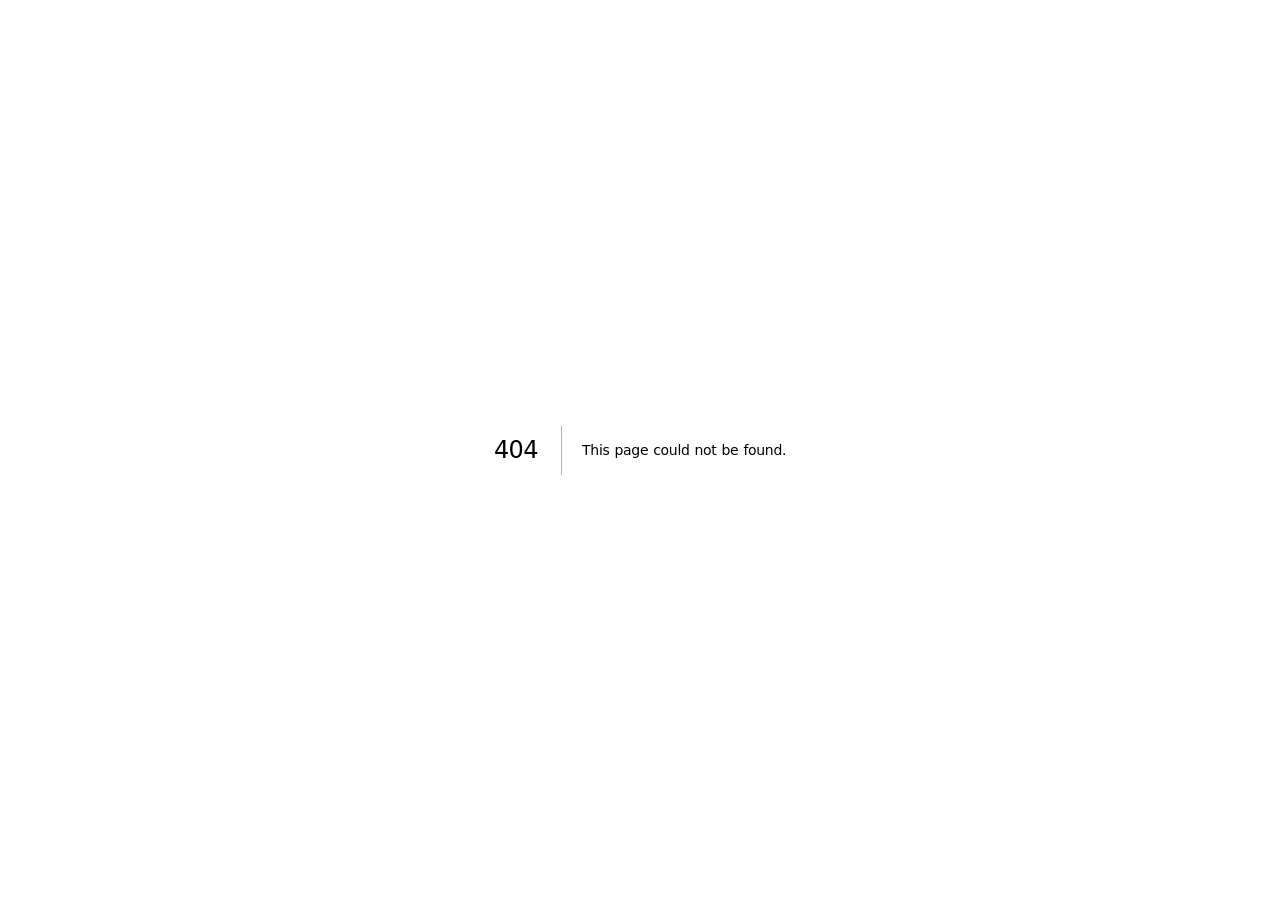
<file: 404/index.html>
<!DOCTYPE html><html lang="en-NG" class="jakarta_3c4cb340-module__wAA7DG__variable"><head><meta charSet="utf-8"/><meta name="viewport" content="width=device-width, initial-scale=1, viewport-fit=cover"/><link rel="stylesheet" href="/_next/static/chunks/0kmedgmx6yxsl.css" data-precedence="next"/><link rel="preload" as="script" fetchPriority="low" href="/_next/static/chunks/07nldpx3i6mc_.js"/><script src="/_next/static/chunks/2i51e627rllld.js" async=""></script><script src="/_next/static/chunks/3byuobrkyz9bj.js" async=""></script><script src="/_next/static/chunks/2g3ca-z4pfuox.js" async=""></script><script src="/_next/static/chunks/turbopack-3vj2sv30h24qt.js" async=""></script><script src="/_next/static/chunks/2d9-549fa9lsx.js" async="" crossorigin=""></script><meta name="robots" content="noindex"/><meta name="theme-color" content="#f5f8fc" media="(prefers-color-scheme: light)"/><meta name="theme-color" content="#09131f" media="(prefers-color-scheme: dark)"/><title>Teecoms Integrated Solutions | ICT &amp; Digital Transformation</title><meta name="description" content="Explore ICT infrastructure, cloud, cybersecurity, software, managed IT and digital transformation services from Teecoms, creators of DigitalInvoice."/><meta name="application-name" content="Teecoms"/><meta property="og:title" content="Teecoms Integrated Solutions | ICT &amp; Digital Transformation"/><meta property="og:description" content="Explore ICT infrastructure, cloud, cybersecurity, software, managed IT and digital transformation services from Teecoms, creators of DigitalInvoice."/><meta property="og:url" content="https://teecomsintegratedsolutions.ng/"/><meta property="og:site_name" content="Teecoms Integrated Solutions Limited"/><meta property="og:locale" content="en_NG"/><meta property="og:type" content="website"/><meta name="twitter:card" content="summary"/><meta name="twitter:title" content="Teecoms Integrated Solutions | ICT &amp; Digital Transformation"/><meta name="twitter:description" content="Explore ICT infrastructure, cloud, cybersecurity, software, managed IT and digital transformation services from Teecoms, creators of DigitalInvoice."/><link rel="icon" href="/favicon.ico?favicon.21jmh47o6ka37.ico" sizes="48x48" type="image/x-icon"/><link rel="icon" href="/icon.png?icon.27wehsmtjxnoq.png" sizes="512x512" type="image/png"/><link rel="icon" href="/icon.svg?icon.1j900kea6-_sk.svg" sizes="any" type="image/svg+xml"/><link rel="apple-touch-icon" href="/apple-icon.png?apple-icon.0lf8wu054ljsr.png" sizes="180x180" type="image/png"/><meta name="next-size-adjust" content=""/><title>404: This page could not be found.</title><script>(function(){try{var t=localStorage.getItem('teecoms-theme');if(t!=='light'&&t!=='dark'){t=matchMedia('(prefers-color-scheme: dark)').matches?'dark':'light'}var r=document.documentElement;r.dataset.theme=t;r.style.colorScheme=t}catch(e){}})()</script><script src="/_next/static/chunks/0cz1d0mv5g_q7.js" noModule=""></script></head><body><div hidden=""><!--$--><!--/$--></div><div style="font-family:system-ui,&quot;Segoe UI&quot;,Roboto,Helvetica,Arial,sans-serif,&quot;Apple Color Emoji&quot;,&quot;Segoe UI Emoji&quot;;height:100vh;text-align:center;display:flex;flex-direction:column;align-items:center;justify-content:center"><div><style>body{color:#000;background:#fff;margin:0}.next-error-h1{border-right:1px solid rgba(0,0,0,.3)}@media (prefers-color-scheme:dark){body{color:#fff;background:#000}.next-error-h1{border-right:1px solid rgba(255,255,255,.3)}}</style><h1 class="next-error-h1" style="display:inline-block;margin:0 20px 0 0;padding:0 23px 0 0;font-size:24px;font-weight:500;vertical-align:top;line-height:49px">404</h1><div style="display:inline-block"><h2 style="font-size:14px;font-weight:400;line-height:49px;margin:0">This page could not be found.</h2></div></div></div><!--$--><!--/$--><script src="/_next/static/chunks/07nldpx3i6mc_.js" id="_R_" async=""></script><script>(self.__next_f=self.__next_f||[]).push([0])</script><script>self.__next_f.push([1,"1:\"$Sreact.fragment\"\n2:I[97527,[\"/_next/static/chunks/2d9-549fa9lsx.js\"],\"default\"]\n3:I[39756,[\"/_next/static/chunks/2d9-549fa9lsx.js\"],\"default\"]\n4:I[37457,[\"/_next/static/chunks/2d9-549fa9lsx.js\"],\"default\"]\n5:I[97367,[\"/_next/static/chunks/2d9-549fa9lsx.js\"],\"OutletBoundary\"]\n6:\"$Sreact.suspense\"\n9:I[97367,[\"/_next/static/chunks/2d9-549fa9lsx.js\"],\"ViewportBoundary\"]\nb:I[97367,[\"/_next/static/chunks/2d9-549fa9lsx.js\"],\"MetadataBoundary\"]\nd:I[68027,[\"/_next/static/chunks/2d9-549fa9lsx.js\"],\"default\",1]\n:HL[\"/_next/static/chunks/0kmedgmx6yxsl.css\",\"style\"]\n8:X\n0:{\"P\":null,\"c\":[\"\",\"_not-found\",\"\"],\"q\":\"\",\"i\":false,\"f\":[[[\"\",{\"children\":[\"/_not-found\",{\"children\":[\"__PAGE__\",{},\"$undefined\",\"$undefined\",4608]},\"$undefined\",\"$undefined\",4608]},\"$undefined\",\"$undefined\",4624],[[\"$\",\"$1\",\"c\",{\"children\":[[[\"$\",\"link\",\"0\",{\"rel\":\"stylesheet\",\"href\":\"/_next/static/chunks/0kmedgmx6yxsl.css\",\"precedence\":\"next\",\"crossOrigin\":\"$undefined\",\"nonce\":\"$undefined\"}],[\"$\",\"script\",\"script-0\",{\"src\":\"/_next/static/chunks/2d9-549fa9lsx.js\",\"async\":true,\"nonce\":\"$undefined\"}]],[\"$\",\"html\",null,{\"lang\":\"en-NG\",\"className\":\"jakarta_3c4cb340-module__wAA7DG__variable\",\"suppressHydrationWarning\":true,\"children\":[[\"$\",\"head\",null,{\"children\":[\"$\",\"script\",null,{\"dangerouslySetInnerHTML\":{\"__html\":\"(function(){try{var t=localStorage.getItem('teecoms-theme');if(t!=='light'\u0026\u0026t!=='dark'){t=matchMedia('(prefers-color-scheme: dark)').matches?'dark':'light'}var r=document.documentElement;r.dataset.theme=t;r.style.colorScheme=t}catch(e){}})()\"}}]}],[\"$\",\"body\",null,{\"children\":[\"$\",\"$L2\",null,{\"children\":[\"$\",\"$L3\",null,{\"parallelRouterKey\":\"children\",\"error\":\"$undefined\",\"errorStyles\":\"$undefined\",\"errorScripts\":\"$undefined\",\"template\":[\"$\",\"$L4\",null,{}],\"templateStyles\":\"$undefined\",\"templateScripts\":\"$undefined\",\"notFound\":[[[\"$\",\"title\",null,{\"children\":\"404: This page could not be found.\"}],[\"$\",\"div\",null,{\"style\":{\"fontFamily\":\"system-ui,\\\"Segoe UI\\\",Roboto,Helvetica,Arial,sans-serif,\\\"Apple Color Emoji\\\",\\\"Segoe UI Emoji\\\"\",\"height\":\"100vh\",\"textAlign\":\"center\",\"display\":\"flex\",\"flexDirection\":\"column\",\"alignItems\":\"center\",\"justifyContent\":\"center\"},\"children\":[\"$\",\"div\",null,{\"children\":[[\"$\",\"style\",null,{\"dangerouslySetInnerHTML\":{\"__html\":\"body{color:#000;background:#fff;margin:0}.next-error-h1{border-right:1px solid rgba(0,0,0,.3)}@media (prefers-color-scheme:dark){body{color:#fff;background:#000}.next-error-h1{border-right:1px solid rgba(255,255,255,.3)}}\"}}],[\"$\",\"h1\",null,{\"className\":\"next-error-h1\",\"style\":{\"display\":\"inline-block\",\"margin\":\"0 20px 0 0\",\"padding\":\"0 23px 0 0\",\"fontSize\":24,\"fontWeight\":500,\"verticalAlign\":\"top\",\"lineHeight\":\"49px\"},\"children\":404}],[\"$\",\"div\",null,{\"style\":{\"display\":\"inline-block\"},\"children\":[\"$\",\"h2\",null,{\"style\":{\"fontSize\":14,\"fontWeight\":400,\"lineHeight\":\"49px\",\"margin\":0},\"children\":\"This page could not be found.\"}]}]]}]}]],[]],\"forbidden\":\"$undefined\",\"unauthorized\":\"$undefined\"}]}]}]]}]]}],{\"children\":[[\"$\",\"$1\",\"c\",{\"children\":[null,[\"$\",\"$L3\",null,{\"parallelRouterKey\":\"children\",\"error\":\"$undefined\",\"errorStyles\":\"$undefined\",\"errorScripts\":\"$undefined\",\"template\":[\"$\",\"$L4\",null,{}],\"templateStyles\":\"$undefined\",\"templateScripts\":\"$undefined\",\"notFound\":\"$undefined\",\"forbidden\":\"$undefined\",\"unauthorized\":\"$undefined\"}]]}],{\"children\":[[\"$\",\"$1\",\"c\",{\"children\":[[[\"$\",\"title\",null,{\"children\":\"404: This page could not be found.\"}],[\"$\",\"div\",null,{\"style\":\"$0:f:0:1:0:props:children:1:props:children:1:props:children:props:children:props:notFound:0:1:props:style\",\"children\":[\"$\",\"div\",null,{\"children\":[[\"$\",\"style\",null,{\"dangerouslySetInnerHTML\":{\"__html\":\"body{color:#000;background:#fff;margin:0}.next-error-h1{border-right:1px solid rgba(0,0,0,.3)}@media (prefers-color-scheme:dark){body{color:#fff;background:#000}.next-error-h1{border-right:1px solid rgba(255,255,255,.3)}}\"}}],[\"$\",\"h1\",null,{\"className\":\"next-error-h1\",\"style\":\"$0:f:0:1:0:props:children:1:props:children:1:props:children:props:children:props:notFound:0:1:props:children:props:children:1:props:style\",\"children\":404}],[\"$\",\"div\",null,{\"style\":\"$0:f:0:1:0:props:children:1:props:children:1:props:children:props:children:props:notFound:0:1:props:children:props:children:2:props:style\",\"children\":[\"$\",\"h2\",null,{\"style\":\"$0:f:0:1:0:props:children:1:props:children:1:props:children:props:children:props:notFound:0:1:props:children:props:children:2:props:children:props:style\",\"children\":\"This page could not be found.\"}]}]]}]}]],null,[\"$\",\"$L5\",null,{\"children\":[\"$\",\"$6\",null,{\"name\":\"Next.MetadataOutlet\",\"children\":\"$@7\"}]}]]}],{},null,false,null]},null,false,\"$8\"]},null,false,null],[\"$\",\"$1\",\"h\",{\"children\":[[\"$\",\"meta\",null,{\"name\":\"robots\",\"content\":\"noindex\"}],[\"$\",\"$L9\",null,{\"children\":\"$La\"}],[\"$\",\"div\",null,{\"hidden\":true,\"children\":[\"$\",\"$Lb\",null,{\"children\":[\"$\",\"$6\",null,{\"name\":\"Next.Metadata\",\"children\":\"$Lc\"}]}]}],[\"$\",\"meta\",null,{\"name\":\"next-size-adjust\",\"content\":\"\"}]]}],false]],\"m\":\"$undefined\",\"G\":[\"$d\",[[\"$\",\"link\",\"0\",{\"rel\":\"stylesheet\",\"href\":\"/_next/static/chunks/0kmedgmx6yxsl.css\",\"precedence\":\"next\",\"crossOrigin\":\"$undefined\",\"nonce\":\"$undefined\"}]]],\"S\":true,\"h\":null,\"r\":\"$undefined\",\"s\":\"$undefined\",\"a\":\"$undefined\",\"l\":\"$undefined\",\"p\":\"$undefined\",\"d\":\"$undefined\",\"b\":\"dxuE-vErwlbQnMj8_G8H_\"}\n8:C\na:[[\"$\",\"meta\",\"0\",{\"charSet\":\"utf-8\"}],[\"$\",\"meta\",\"1\",{\"name\":\"viewport\",\"content\":\"width=device-width, initial-scale=1, viewport-fit=cover\"}],[\"$\",\"meta\",\"2\",{\"name\":\"theme-color\",\"content\":\"#f5f8fc\",\"media\":\"(prefers-color-scheme: light)\"}],[\"$\",\"meta\",\"3\",{\"name\":\"theme-color\",\"content\":\"#09131f\",\"media\":\"(prefers-color-scheme: dark)\"}]]\ne:I[27201,[\"/_next/static/chunks/2d9-549fa9lsx.js\"],\"IconMark\"]\n7:null\nc:[[\"$\",\"title\",\"0\",{\"children\":\"Teecoms Integrated Solutions | ICT \u0026 Digital Transformation\"}],[\"$\",\"meta\",\"1\",{\"name\":\"description\",\"content\":\"Explore ICT infrastructure, cloud, cybersecurity, software, managed IT and digital transformation services from Teecoms, creators of DigitalInvoice.\"}],[\"$\",\"meta\",\"2\",{\"name\":\"application-name\",\"content\":\"Teecoms\"}],[\"$\",\"meta\",\"3\",{\"property\":\"og:title\",\"content\":\"Teecoms Integrated Solutions | ICT \u0026 Digital Transformation\"}],[\"$\",\"meta\",\"4\",{\"property\":\"og:description\",\"content\":\"Explore ICT infrastructure, cloud, cybersecurity, software, managed IT and digital transformation services from Teecoms, creators of DigitalInvoice.\"}],[\"$\",\"meta\",\"5\",{\"property\":\"og:url\",\"content\":\"https://teecomsintegratedsolutions.ng/\"}],[\"$\",\"meta\",\"6\",{\"property\":\"og:site_name\",\"content\":\"Teecoms Integrated Solutions Limited\"}],[\"$\",\"meta\",\"7\",{\"property\":\"og:locale\",\"content\":\"en_NG\"}],[\"$\",\"meta\",\"8\",{\"property\":\"og:type\",\"content\":\"website\"}],[\"$\",\"meta\",\"9\",{\"name\":\"twitter:card\",\"content\":\"summary\"}],[\"$\",\"meta\",\"10\",{\"name\":\"twitter:title\",\"content\":\"Teecoms Integrated Solutions | ICT \u0026 Digital Transformation\"}],[\"$\",\"meta\",\"11\",{\"name\":\"twitter:description\",\"content\":\"Explore ICT infrastructure, cloud, cybersecurity, software, managed IT and digital transformation services from Teecoms, creators of DigitalInvoice.\"}],[\"$\",\"link\",\"12\",{\"rel\":\"icon\",\"href\":\"/favicon.ico?favicon.21jmh47o6ka37.ico\",\"sizes\":\"48x48\",\"type\":\"image/x-icon\"}],[\"$\",\"link\",\"13\",{\"rel\":\"icon\",\"href\":\"/icon.png?icon.27wehsmtjxnoq.png\",\"sizes\":\"512x512\",\"type\":\"image/png\"}],[\"$\",\"link\",\"14\",{\"rel\":\"icon\",\"href\":\"/icon.svg?icon.1j900kea6-_sk.svg\",\"sizes\":\"any\",\"type\":\"image/svg+xml\"}],[\"$\",\"link\",\"15\",{\"rel\":\"apple-touch-icon\",\"href\":\"/apple-icon.png?apple-icon.0lf8wu054ljsr.png\",\"sizes\":\"180x180\",\"type\":\"image/png\"}],[\"$\",\"$Le\",\"16\",{}]]\n"])</script></body></html>
</file>
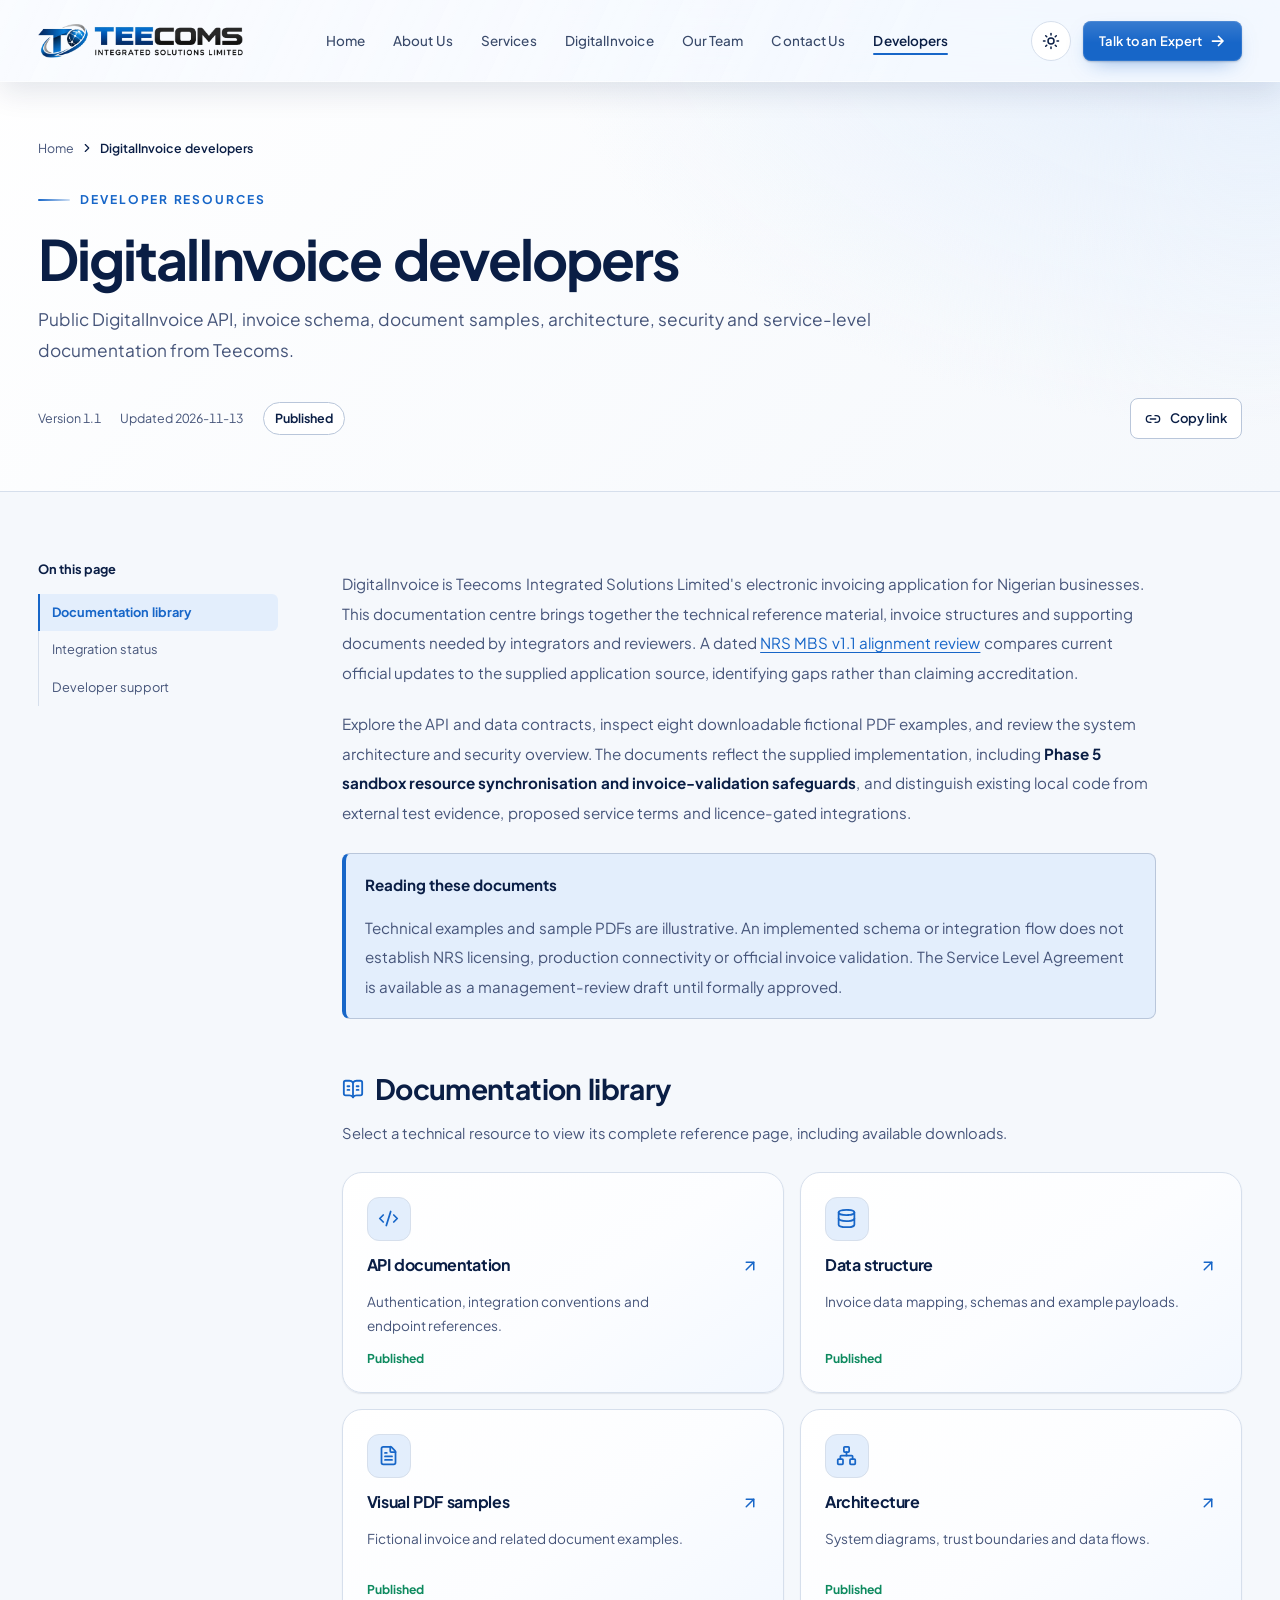
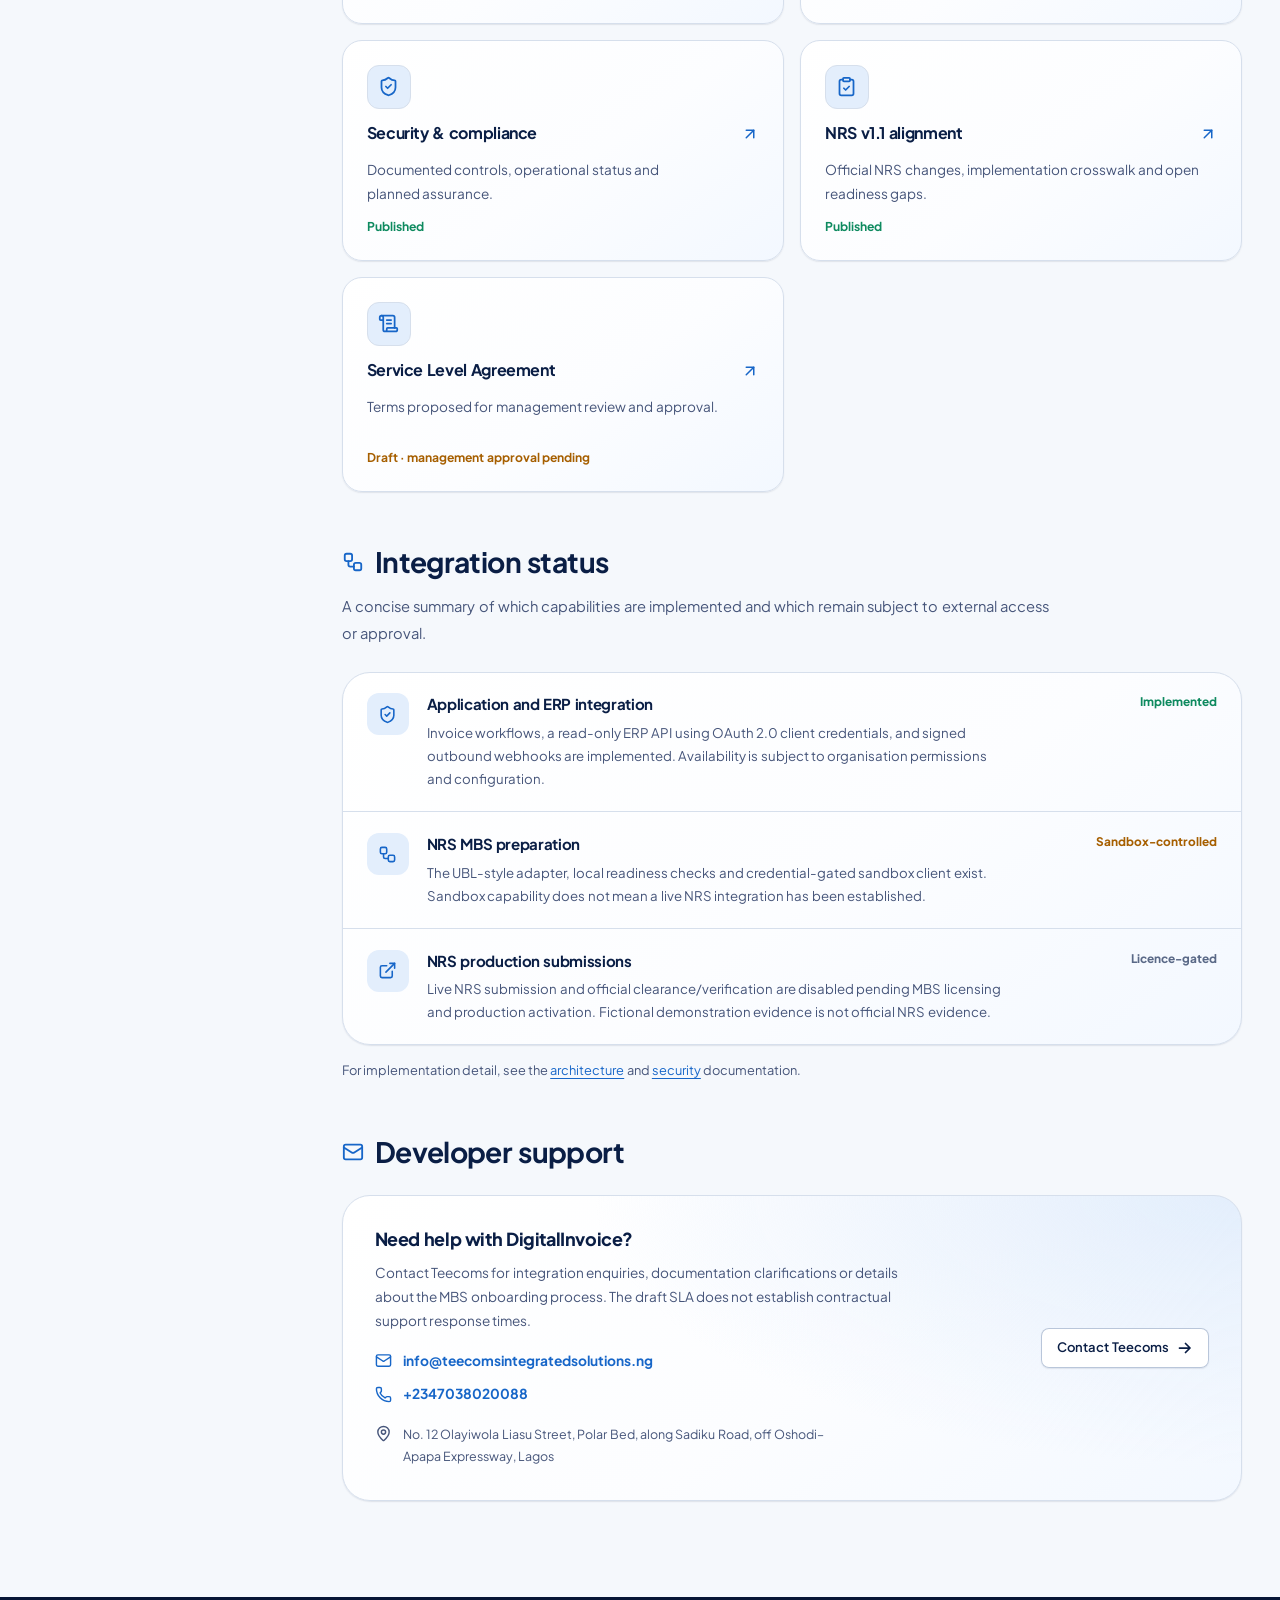
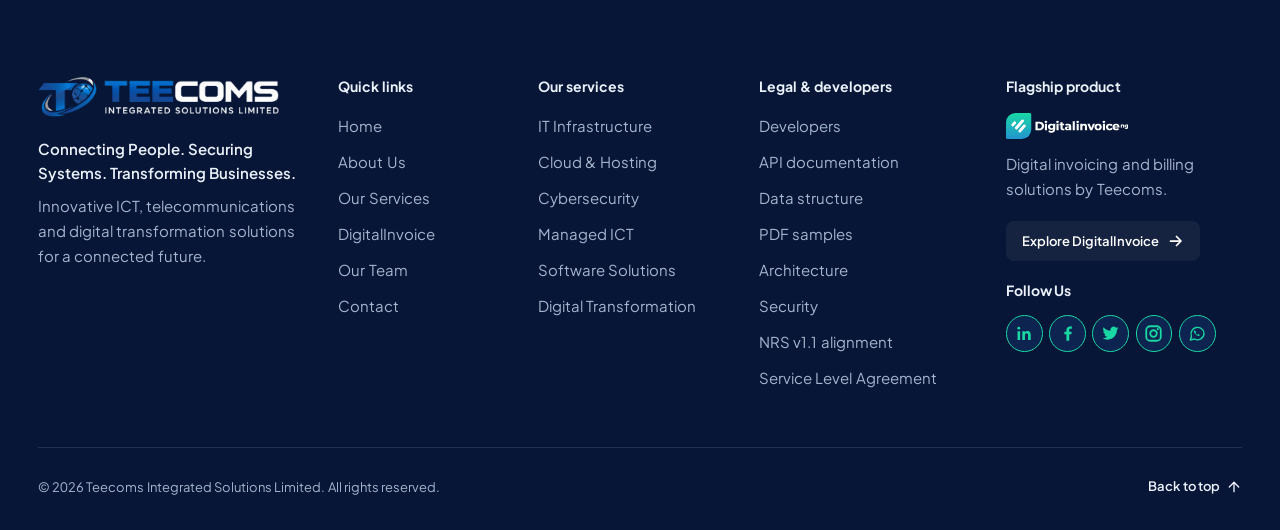
<file: developers/index.html>
<!DOCTYPE html><html lang="en-NG" class="jakarta_3c4cb340-module__wAA7DG__variable"><head><meta charSet="utf-8"/><meta name="viewport" content="width=device-width, initial-scale=1, viewport-fit=cover"/><link rel="preload" href="/_next/static/media/PlusJakartaSans_Variable-s.p.1xh6pintd6r8e.woff2" as="font" crossorigin="" type="font/woff2"/><link rel="preload" as="image" href="/images/brand/teecoms-logo-light.webp" fetchPriority="high"/><link rel="preload" as="image" href="/images/brand/teecoms-logo-dark.webp" fetchPriority="high"/><link rel="stylesheet" href="/_next/static/chunks/0kmedgmx6yxsl.css" data-precedence="next"/><link rel="stylesheet" href="/_next/static/chunks/2s8caz5is_69m.css" data-precedence="next"/><link rel="preload" as="script" fetchPriority="low" href="/_next/static/chunks/07nldpx3i6mc_.js"/><script src="/_next/static/chunks/2i51e627rllld.js" async=""></script><script src="/_next/static/chunks/3byuobrkyz9bj.js" async=""></script><script src="/_next/static/chunks/2g3ca-z4pfuox.js" async=""></script><script src="/_next/static/chunks/turbopack-3vj2sv30h24qt.js" async=""></script><script src="/_next/static/chunks/2d9-549fa9lsx.js" async="" crossorigin=""></script><script src="/_next/static/chunks/3ltkfh-jfb0w5.js" async="" crossorigin=""></script><meta name="next-size-adjust" content=""/><meta name="theme-color" content="#f5f8fc" media="(prefers-color-scheme: light)"/><meta name="theme-color" content="#09131f" media="(prefers-color-scheme: dark)"/><title>DigitalInvoice developers | Teecoms Developers</title><meta name="description" content="Public DigitalInvoice API, invoice schema, document samples, architecture, security and service-level documentation from Teecoms."/><meta name="application-name" content="Teecoms"/><meta name="robots" content="index, follow"/><link rel="canonical" href="https://teecomsintegratedsolutions.ng/developers/"/><meta property="og:title" content="DigitalInvoice developers"/><meta property="og:description" content="Public DigitalInvoice API, invoice schema, document samples, architecture, security and service-level documentation from Teecoms."/><meta property="og:url" content="https://teecomsintegratedsolutions.ng/developers/"/><meta property="og:site_name" content="Teecoms Integrated Solutions Limited"/><meta property="og:type" content="article"/><meta name="twitter:card" content="summary"/><meta name="twitter:title" content="DigitalInvoice developers"/><meta name="twitter:description" content="Public DigitalInvoice API, invoice schema, document samples, architecture, security and service-level documentation from Teecoms."/><link rel="icon" href="/favicon.ico?favicon.21jmh47o6ka37.ico" sizes="48x48" type="image/x-icon"/><link rel="icon" href="/icon.png?icon.27wehsmtjxnoq.png" sizes="512x512" type="image/png"/><link rel="icon" href="/icon.svg?icon.1j900kea6-_sk.svg" sizes="any" type="image/svg+xml"/><link rel="apple-touch-icon" href="/apple-icon.png?apple-icon.0lf8wu054ljsr.png" sizes="180x180" type="image/png"/><script>(function(){try{var t=localStorage.getItem('teecoms-theme');if(t!=='light'&&t!=='dark'){t=matchMedia('(prefers-color-scheme: dark)').matches?'dark':'light'}var r=document.documentElement;r.dataset.theme=t;r.style.colorScheme=t}catch(e){}})()</script><script src="/_next/static/chunks/0cz1d0mv5g_q7.js" noModule=""></script></head><body><div hidden=""><!--$--><!--/$--></div><a class="Header-module__lnUIdW__skip" href="#main">Skip to content</a><header class="Header-module__lnUIdW__header" data-scrolled="true" data-document="true"><div class="container Header-module__lnUIdW__bar"><a href="/" class="Header-module__lnUIdW__brand" aria-label="Teecoms, home"><span class="" style="display:inline-flex"><img src="/images/brand/teecoms-logo-light.webp" alt="Teecoms Integrated Solutions Limited" class="on-light-only" width="205" height="34" decoding="async" loading="eager" fetchPriority="high" style="width:auto;height:34px"/><img src="/images/brand/teecoms-logo-dark.webp" alt="" aria-hidden="true" class="on-dark-only" width="205" height="34" decoding="async" loading="eager" fetchPriority="high" style="width:auto;height:34px"/></span></a><nav class="Header-module__lnUIdW__nav" aria-label="Main"><ul><li><a href="/#home" class="Header-module__lnUIdW__link" data-active="false">Home</a></li><li><a href="/#about" class="Header-module__lnUIdW__link" data-active="false">About Us</a></li><li><a href="/#services" class="Header-module__lnUIdW__link" data-active="false">Services</a></li><li><a href="/#digitalinvoice" class="Header-module__lnUIdW__link" data-active="false">DigitalInvoice</a></li><li><a href="/#team" class="Header-module__lnUIdW__link" data-active="false">Our Team</a></li><li><a href="/#contact" class="Header-module__lnUIdW__link" data-active="false">Contact Us</a></li><li><a href="/developers/" class="Header-module__lnUIdW__link" data-active="true" aria-current="page">Developers</a></li></ul></nav><div class="Header-module__lnUIdW__actions"><button type="button" class="ThemeToggle-module__BDCMra__toggle " data-tone="auto" aria-label="Switch to dark mode" aria-pressed="false"><span class="ThemeToggle-module__BDCMra__icon" data-active="true"><svg xmlns="http://www.w3.org/2000/svg" width="18" height="18" viewBox="0 0 24 24" fill="none" stroke="currentColor" stroke-width="2" stroke-linecap="round" stroke-linejoin="round" class="lucide lucide-sun" aria-hidden="true"><circle cx="12" cy="12" r="4"></circle><path d="M12 2v2"></path><path d="M12 20v2"></path><path d="m4.93 4.93 1.41 1.41"></path><path d="m17.66 17.66 1.41 1.41"></path><path d="M2 12h2"></path><path d="M20 12h2"></path><path d="m6.34 17.66-1.41 1.41"></path><path d="m19.07 4.93-1.41 1.41"></path></svg></span><span class="ThemeToggle-module__BDCMra__icon" data-active="false"><svg xmlns="http://www.w3.org/2000/svg" width="18" height="18" viewBox="0 0 24 24" fill="none" stroke="currentColor" stroke-width="2" stroke-linecap="round" stroke-linejoin="round" class="lucide lucide-moon" aria-hidden="true"><path d="M20.985 12.486a9 9 0 1 1-9.473-9.472c.405-.022.617.46.402.803a6 6 0 0 0 8.268 8.268c.344-.215.825-.004.803.401"></path></svg></span></button><a href="/#contact" class="Button-module__8RiFmG__button Header-module__lnUIdW__cta" data-variant="primary" data-size="sm" data-shine="hover"><span class="Button-module__8RiFmG__label">Talk to an Expert</span><span class="Button-module__8RiFmG__arrow"><svg viewBox="0 0 16 16" aria-hidden="true" focusable="false"><path d="M2.5 8h10M8.5 3.5 13 8l-4.5 4.5"></path></svg><svg viewBox="0 0 16 16" aria-hidden="true" focusable="false"><path d="M2.5 8h10M8.5 3.5 13 8l-4.5 4.5"></path></svg></span></a><button type="button" class="Header-module__lnUIdW__menuButton" aria-expanded="false" aria-controls="mobile-menu"><svg xmlns="http://www.w3.org/2000/svg" width="22" height="22" viewBox="0 0 24 24" fill="none" stroke="currentColor" stroke-width="2" stroke-linecap="round" stroke-linejoin="round" class="lucide lucide-menu" aria-hidden="true"><path d="M4 5h16"></path><path d="M4 12h16"></path><path d="M4 19h16"></path></svg><span class="sr-only">Open menu</span></button></div></div></header><div id="mobile-menu" class="Header-module__lnUIdW__sheet" data-open="false" role="dialog" aria-modal="true" aria-label="Menu" inert=""><div class="Header-module__lnUIdW__sheetTop"><span class="" style="display:inline-flex"><img src="/images/brand/teecoms-logo-light.webp" alt="Teecoms Integrated Solutions Limited" class="on-light-only" width="193" height="32" decoding="async" loading="lazy" style="width:auto;height:32px"/><img src="/images/brand/teecoms-logo-dark.webp" alt="" aria-hidden="true" class="on-dark-only" width="193" height="32" decoding="async" loading="lazy" style="width:auto;height:32px"/></span><button type="button" class="Header-module__lnUIdW__menuButton"><svg xmlns="http://www.w3.org/2000/svg" width="22" height="22" viewBox="0 0 24 24" fill="none" stroke="currentColor" stroke-width="2" stroke-linecap="round" stroke-linejoin="round" class="lucide lucide-x" aria-hidden="true"><path d="M18 6 6 18"></path><path d="m6 6 12 12"></path></svg><span class="sr-only">Close menu</span></button></div><ul class="Header-module__lnUIdW__sheetLinks"><li style="--i:0"><a href="/#home" data-active="false">Home</a></li><li style="--i:1"><a href="/#about" data-active="false">About Us</a></li><li style="--i:2"><a href="/#services" data-active="false">Services</a></li><li style="--i:3"><a href="/#digitalinvoice" data-active="false">DigitalInvoice</a></li><li style="--i:4"><a href="/#team" data-active="false">Our Team</a></li><li style="--i:5"><a href="/#contact" data-active="false">Contact Us</a></li><li style="--i:6"><a href="/developers/" data-active="true" aria-current="page">Developers</a></li></ul><div class="Header-module__lnUIdW__sheetFoot"><a href="/#contact" class="Button-module__8RiFmG__button " data-variant="primary" data-size="md" data-shine="hover"><span class="Button-module__8RiFmG__label">Talk to an Expert</span><span class="Button-module__8RiFmG__arrow"><svg viewBox="0 0 16 16" aria-hidden="true" focusable="false"><path d="M2.5 8h10M8.5 3.5 13 8l-4.5 4.5"></path></svg><svg viewBox="0 0 16 16" aria-hidden="true" focusable="false"><path d="M2.5 8h10M8.5 3.5 13 8l-4.5 4.5"></path></svg></span></a><button type="button" class="ThemeToggle-module__BDCMra__toggle " data-tone="auto" aria-label="Switch to dark mode" aria-pressed="false"><span class="ThemeToggle-module__BDCMra__icon" data-active="true"><svg xmlns="http://www.w3.org/2000/svg" width="18" height="18" viewBox="0 0 24 24" fill="none" stroke="currentColor" stroke-width="2" stroke-linecap="round" stroke-linejoin="round" class="lucide lucide-sun" aria-hidden="true"><circle cx="12" cy="12" r="4"></circle><path d="M12 2v2"></path><path d="M12 20v2"></path><path d="m4.93 4.93 1.41 1.41"></path><path d="m17.66 17.66 1.41 1.41"></path><path d="M2 12h2"></path><path d="M20 12h2"></path><path d="m6.34 17.66-1.41 1.41"></path><path d="m19.07 4.93-1.41 1.41"></path></svg></span><span class="ThemeToggle-module__BDCMra__icon" data-active="false"><svg xmlns="http://www.w3.org/2000/svg" width="18" height="18" viewBox="0 0 24 24" fill="none" stroke="currentColor" stroke-width="2" stroke-linecap="round" stroke-linejoin="round" class="lucide lucide-moon" aria-hidden="true"><path d="M20.985 12.486a9 9 0 1 1-9.473-9.472c.405-.022.617.46.402.803a6 6 0 0 0 8.268 8.268c.344-.215.825-.004.803.401"></path></svg></span></button></div></div><main id="main" class="DocsLayout-module__pYLoOa__page"><div class="DocsHeader-module__2F8vLq__band"><div class="container DocsHeader-module__2F8vLq__inner"><nav class="DocsHeader-module__2F8vLq__breadcrumbs" aria-label="Breadcrumb"><ol><li><a href="/">Home</a></li><li aria-current="page"><svg xmlns="http://www.w3.org/2000/svg" width="14" height="14" viewBox="0 0 24 24" fill="none" stroke="currentColor" stroke-width="2" stroke-linecap="round" stroke-linejoin="round" class="lucide lucide-chevron-right" aria-hidden="true"><path d="m9 18 6-6-6-6"></path></svg><span>DigitalInvoice developers</span></li></ol></nav><p class="Eyebrow-module__xQzhpG__eyebrow " data-tone="brand">Developer resources</p><h1 class="DocsHeader-module__2F8vLq__title">DigitalInvoice developers</h1><p class="DocsHeader-module__2F8vLq__description">Public DigitalInvoice API, invoice schema, document samples, architecture, security and service-level documentation from Teecoms.</p><div class="DocsHeader-module__2F8vLq__bottom"><div class="DocsHeader-module__2F8vLq__meta" aria-label="Document information"><span>Version <!-- -->1.1</span><span>Updated <!-- -->2026-11-13</span><span class="DocsHeader-module__2F8vLq__status" data-status="published">published</span></div><div class="DocsHeader-module__2F8vLq__actions"><button type="button" class="DocsCopyLink-module__2d2yiG__button" aria-label="Copy this document&#x27;s link"><svg xmlns="http://www.w3.org/2000/svg" width="16" height="16" viewBox="0 0 24 24" fill="none" stroke="currentColor" stroke-width="2" stroke-linecap="round" stroke-linejoin="round" class="lucide lucide-link-2" aria-hidden="true"><path d="M9 17H7A5 5 0 0 1 7 7h2"></path><path d="M15 7h2a5 5 0 1 1 0 10h-2"></path><line x1="8" x2="16" y1="12" y2="12"></line></svg>Copy link</button></div></div></div></div><div class="container DocsLayout-module__pYLoOa__content"><aside class="DocsLayout-module__pYLoOa__sidebar"><nav class="DocsToc-module__SyX_Wa__nav" aria-label="On this page"><button type="button" class="DocsToc-module__SyX_Wa__mobileTrigger" aria-expanded="false" aria-controls="docs-toc-list"><svg xmlns="http://www.w3.org/2000/svg" width="17" height="17" viewBox="0 0 24 24" fill="none" stroke="currentColor" stroke-width="2" stroke-linecap="round" stroke-linejoin="round" class="lucide lucide-list" aria-hidden="true"><path d="M3 5h.01"></path><path d="M3 12h.01"></path><path d="M3 19h.01"></path><path d="M8 5h13"></path><path d="M8 12h13"></path><path d="M8 19h13"></path></svg><span>On this page</span><svg xmlns="http://www.w3.org/2000/svg" width="17" height="17" viewBox="0 0 24 24" fill="none" stroke="currentColor" stroke-width="2" stroke-linecap="round" stroke-linejoin="round" class="lucide lucide-chevron-down" aria-hidden="true" data-expanded="false"><path d="m6 9 6 6 6-6"></path></svg></button><div class="DocsToc-module__SyX_Wa__body" data-expanded="false" id="docs-toc-list"><p class="DocsToc-module__SyX_Wa__heading">On this page</p><ol class="DocsToc-module__SyX_Wa__list"><li data-depth="2"><a href="#documentation-library" aria-current="location">Documentation library</a></li><li data-depth="2"><a href="#integration-status">Integration status</a></li><li data-depth="2"><a href="#developer-support">Developer support</a></li></ol></div></nav></aside><div class="DocsLayout-module__pYLoOa__right"><article class="DocsLayout-module__pYLoOa__article" aria-label="DigitalInvoice developers"><p>DigitalInvoice is Teecoms Integrated Solutions Limited&#39;s electronic invoicing application for Nigerian businesses. This documentation centre brings together the technical reference material, invoice structures and supporting documents needed by integrators and reviewers. A dated <a href="/developers/nrs-alignment/">NRS MBS v1.1 alignment review</a> compares current official updates to the supplied application source, identifying gaps rather than claiming accreditation.</p>
<p>Explore the API and data contracts, inspect eight downloadable fictional PDF examples, and review the system architecture and security overview. The documents reflect the supplied implementation, including <strong>Phase 5 sandbox resource synchronisation and invoice-validation safeguards</strong>, and distinguish existing local code from external test evidence, proposed service terms and licence-gated integrations.</p>
<aside class="docs-callout" data-tone="info" aria-label="Reading these documents"><strong class="docs-callout-title">Reading these documents</strong><div><p>Technical examples and sample PDFs are illustrative. An implemented schema or integration flow does not establish NRS licensing, production connectivity or official invoice validation. The Service Level Agreement is available as a management-review draft until formally approved.</p>
</div></aside></article><section class="page-module__hf7Gaa__section" aria-labelledby="documentation-library"><div class="page-module__hf7Gaa__sectionHeading"><svg xmlns="http://www.w3.org/2000/svg" width="22" height="22" viewBox="0 0 24 24" fill="none" stroke="currentColor" stroke-width="2" stroke-linecap="round" stroke-linejoin="round" class="lucide lucide-book-open-text" aria-hidden="true"><path d="M12 5v16"></path><path d="M16 13h2"></path><path d="M16 9h2"></path><path d="M20.001 19A2 2 0 0022 17V5a2 2 0 00-1.999-2L16 3.002A5 5 0 0012 5a5 5 0 00-4-2H4a2 2 0 00-2 2v12a2 2 0 001.999 2H8a5 5 0 014 2 5 5 0 014-2z"></path><path d="M6 13h2"></path><path d="M6 9h2"></path></svg><h2 id="documentation-library">Documentation library</h2></div><p class="page-module__hf7Gaa__lead">Select a technical resource to view its complete reference page, including available downloads.</p><div class="page-module__hf7Gaa__grid"><a href="/developers/api/" class="DocsCard-module__G9dUHG__card"><div class="DocsCard-module__G9dUHG__icon"><svg xmlns="http://www.w3.org/2000/svg" width="21" height="21" viewBox="0 0 24 24" fill="none" stroke="currentColor" stroke-width="2" stroke-linecap="round" stroke-linejoin="round" class="lucide lucide-code-xml lucide-code-2" aria-hidden="true"><path d="m18 16 4-4-4-4"></path><path d="m6 8-4 4 4 4"></path><path d="m14.5 4-5 16"></path></svg></div><div class="DocsCard-module__G9dUHG__heading"><h3>API documentation</h3><svg xmlns="http://www.w3.org/2000/svg" width="18" height="18" viewBox="0 0 24 24" fill="none" stroke="currentColor" stroke-width="2" stroke-linecap="round" stroke-linejoin="round" class="lucide lucide-arrow-up-right" aria-hidden="true"><path d="M7 7h10v10"></path><path d="M7 17 17 7"></path></svg></div><p>Authentication, integration conventions and endpoint references.</p><span class="DocsCard-module__G9dUHG__status" data-tone="published">Published</span></a><a href="/developers/data-structure/" class="DocsCard-module__G9dUHG__card"><div class="DocsCard-module__G9dUHG__icon"><svg xmlns="http://www.w3.org/2000/svg" width="21" height="21" viewBox="0 0 24 24" fill="none" stroke="currentColor" stroke-width="2" stroke-linecap="round" stroke-linejoin="round" class="lucide lucide-database" aria-hidden="true"><ellipse cx="12" cy="5" rx="9" ry="3"></ellipse><path d="M3 5V19A9 3 0 0 0 21 19V5"></path><path d="M3 12A9 3 0 0 0 21 12"></path></svg></div><div class="DocsCard-module__G9dUHG__heading"><h3>Data structure</h3><svg xmlns="http://www.w3.org/2000/svg" width="18" height="18" viewBox="0 0 24 24" fill="none" stroke="currentColor" stroke-width="2" stroke-linecap="round" stroke-linejoin="round" class="lucide lucide-arrow-up-right" aria-hidden="true"><path d="M7 7h10v10"></path><path d="M7 17 17 7"></path></svg></div><p>Invoice data mapping, schemas and example payloads.</p><span class="DocsCard-module__G9dUHG__status" data-tone="published">Published</span></a><a href="/developers/samples/" class="DocsCard-module__G9dUHG__card"><div class="DocsCard-module__G9dUHG__icon"><svg xmlns="http://www.w3.org/2000/svg" width="21" height="21" viewBox="0 0 24 24" fill="none" stroke="currentColor" stroke-width="2" stroke-linecap="round" stroke-linejoin="round" class="lucide lucide-file-text" aria-hidden="true"><path d="M6 22a2 2 0 0 1-2-2V4a2 2 0 0 1 2-2h8a2.4 2.4 0 0 1 1.704.706l3.588 3.588A2.4 2.4 0 0 1 20 8v12a2 2 0 0 1-2 2z"></path><path d="M14 2v5a1 1 0 0 0 1 1h5"></path><path d="M10 9H8"></path><path d="M16 13H8"></path><path d="M16 17H8"></path></svg></div><div class="DocsCard-module__G9dUHG__heading"><h3>Visual PDF samples</h3><svg xmlns="http://www.w3.org/2000/svg" width="18" height="18" viewBox="0 0 24 24" fill="none" stroke="currentColor" stroke-width="2" stroke-linecap="round" stroke-linejoin="round" class="lucide lucide-arrow-up-right" aria-hidden="true"><path d="M7 7h10v10"></path><path d="M7 17 17 7"></path></svg></div><p>Fictional invoice and related document examples.</p><span class="DocsCard-module__G9dUHG__status" data-tone="published">Published</span></a><a href="/developers/architecture/" class="DocsCard-module__G9dUHG__card"><div class="DocsCard-module__G9dUHG__icon"><svg xmlns="http://www.w3.org/2000/svg" width="21" height="21" viewBox="0 0 24 24" fill="none" stroke="currentColor" stroke-width="2" stroke-linecap="round" stroke-linejoin="round" class="lucide lucide-network" aria-hidden="true"><rect x="16" y="16" width="6" height="6" rx="1"></rect><rect x="2" y="16" width="6" height="6" rx="1"></rect><rect x="9" y="2" width="6" height="6" rx="1"></rect><path d="M5 16v-3a1 1 0 0 1 1-1h12a1 1 0 0 1 1 1v3"></path><path d="M12 12V8"></path></svg></div><div class="DocsCard-module__G9dUHG__heading"><h3>Architecture</h3><svg xmlns="http://www.w3.org/2000/svg" width="18" height="18" viewBox="0 0 24 24" fill="none" stroke="currentColor" stroke-width="2" stroke-linecap="round" stroke-linejoin="round" class="lucide lucide-arrow-up-right" aria-hidden="true"><path d="M7 7h10v10"></path><path d="M7 17 17 7"></path></svg></div><p>System diagrams, trust boundaries and data flows.</p><span class="DocsCard-module__G9dUHG__status" data-tone="published">Published</span></a><a href="/developers/security/" class="DocsCard-module__G9dUHG__card"><div class="DocsCard-module__G9dUHG__icon"><svg xmlns="http://www.w3.org/2000/svg" width="21" height="21" viewBox="0 0 24 24" fill="none" stroke="currentColor" stroke-width="2" stroke-linecap="round" stroke-linejoin="round" class="lucide lucide-shield-check" aria-hidden="true"><path d="M20 13c0 5-3.5 7.5-7.66 8.95a1 1 0 0 1-.67-.01C7.5 20.5 4 18 4 13V6a1 1 0 0 1 1-1c2 0 4.5-1.2 6.24-2.72a1.17 1.17 0 0 1 1.52 0C14.51 3.81 17 5 19 5a1 1 0 0 1 1 1z"></path><path d="m9 12 2 2 4-4"></path></svg></div><div class="DocsCard-module__G9dUHG__heading"><h3>Security &amp; compliance</h3><svg xmlns="http://www.w3.org/2000/svg" width="18" height="18" viewBox="0 0 24 24" fill="none" stroke="currentColor" stroke-width="2" stroke-linecap="round" stroke-linejoin="round" class="lucide lucide-arrow-up-right" aria-hidden="true"><path d="M7 7h10v10"></path><path d="M7 17 17 7"></path></svg></div><p>Documented controls, operational status and planned assurance.</p><span class="DocsCard-module__G9dUHG__status" data-tone="published">Published</span></a><a href="/developers/nrs-alignment/" class="DocsCard-module__G9dUHG__card"><div class="DocsCard-module__G9dUHG__icon"><svg xmlns="http://www.w3.org/2000/svg" width="21" height="21" viewBox="0 0 24 24" fill="none" stroke="currentColor" stroke-width="2" stroke-linecap="round" stroke-linejoin="round" class="lucide lucide-clipboard-check" aria-hidden="true"><rect width="8" height="4" x="8" y="2" rx="1" ry="1"></rect><path d="M16 4h2a2 2 0 0 1 2 2v14a2 2 0 0 1-2 2H6a2 2 0 0 1-2-2V6a2 2 0 0 1 2-2h2"></path><path d="m9 14 2 2 4-4"></path></svg></div><div class="DocsCard-module__G9dUHG__heading"><h3>NRS v1.1 alignment</h3><svg xmlns="http://www.w3.org/2000/svg" width="18" height="18" viewBox="0 0 24 24" fill="none" stroke="currentColor" stroke-width="2" stroke-linecap="round" stroke-linejoin="round" class="lucide lucide-arrow-up-right" aria-hidden="true"><path d="M7 7h10v10"></path><path d="M7 17 17 7"></path></svg></div><p>Official NRS changes, implementation crosswalk and open readiness gaps.</p><span class="DocsCard-module__G9dUHG__status" data-tone="published">Published</span></a><a href="/sla/" class="DocsCard-module__G9dUHG__card"><div class="DocsCard-module__G9dUHG__icon"><svg xmlns="http://www.w3.org/2000/svg" width="21" height="21" viewBox="0 0 24 24" fill="none" stroke="currentColor" stroke-width="2" stroke-linecap="round" stroke-linejoin="round" class="lucide lucide-scroll-text" aria-hidden="true"><path d="M15 12h-5"></path><path d="M15 8h-5"></path><path d="M19 17V5a2 2 0 0 0-2-2H4"></path><path d="M8 21h12a2 2 0 0 0 2-2v-1a1 1 0 0 0-1-1H11a1 1 0 0 0-1 1v1a2 2 0 1 1-4 0V5a2 2 0 1 0-4 0v2a1 1 0 0 0 1 1h3"></path></svg></div><div class="DocsCard-module__G9dUHG__heading"><h3>Service Level Agreement</h3><svg xmlns="http://www.w3.org/2000/svg" width="18" height="18" viewBox="0 0 24 24" fill="none" stroke="currentColor" stroke-width="2" stroke-linecap="round" stroke-linejoin="round" class="lucide lucide-arrow-up-right" aria-hidden="true"><path d="M7 7h10v10"></path><path d="M7 17 17 7"></path></svg></div><p>Terms proposed for management review and approval.</p><span class="DocsCard-module__G9dUHG__status" data-tone="review">Draft · management approval pending</span></a></div></section><section class="page-module__hf7Gaa__section" aria-labelledby="integration-status"><div class="page-module__hf7Gaa__sectionHeading"><svg xmlns="http://www.w3.org/2000/svg" width="22" height="22" viewBox="0 0 24 24" fill="none" stroke="currentColor" stroke-width="2" stroke-linecap="round" stroke-linejoin="round" class="lucide lucide-workflow" aria-hidden="true"><rect width="8" height="8" x="3" y="3" rx="2"></rect><path d="M7 11v4a2 2 0 0 0 2 2h4"></path><rect width="8" height="8" x="13" y="13" rx="2"></rect></svg><h2 id="integration-status">Integration status</h2></div><p class="page-module__hf7Gaa__lead">A concise summary of which capabilities are implemented and which remain subject to external access or approval.</p><div class="page-module__hf7Gaa__statusPanel"><div class="page-module__hf7Gaa__statusItem"><span class="page-module__hf7Gaa__statusIcon"><svg xmlns="http://www.w3.org/2000/svg" width="19" height="19" viewBox="0 0 24 24" fill="none" stroke="currentColor" stroke-width="2" stroke-linecap="round" stroke-linejoin="round" class="lucide lucide-shield-check" aria-hidden="true"><path d="M20 13c0 5-3.5 7.5-7.66 8.95a1 1 0 0 1-.67-.01C7.5 20.5 4 18 4 13V6a1 1 0 0 1 1-1c2 0 4.5-1.2 6.24-2.72a1.17 1.17 0 0 1 1.52 0C14.51 3.81 17 5 19 5a1 1 0 0 1 1 1z"></path><path d="m9 12 2 2 4-4"></path></svg></span><div><h3>Application and ERP integration</h3><p>Invoice workflows, a read-only ERP API using OAuth 2.0 client credentials, and signed outbound webhooks are implemented. Availability is subject to organisation permissions and configuration.</p></div><span class="page-module__hf7Gaa__statusValue">Implemented</span></div><div class="page-module__hf7Gaa__statusItem"><span class="page-module__hf7Gaa__statusIcon"><svg xmlns="http://www.w3.org/2000/svg" width="19" height="19" viewBox="0 0 24 24" fill="none" stroke="currentColor" stroke-width="2" stroke-linecap="round" stroke-linejoin="round" class="lucide lucide-workflow" aria-hidden="true"><rect width="8" height="8" x="3" y="3" rx="2"></rect><path d="M7 11v4a2 2 0 0 0 2 2h4"></path><rect width="8" height="8" x="13" y="13" rx="2"></rect></svg></span><div><h3>NRS MBS preparation</h3><p>The UBL-style adapter, local readiness checks and credential-gated sandbox client exist. Sandbox capability does not mean a live NRS integration has been established.</p></div><span class="page-module__hf7Gaa__statusValue" data-state="review">Sandbox-controlled</span></div><div class="page-module__hf7Gaa__statusItem"><span class="page-module__hf7Gaa__statusIcon"><svg xmlns="http://www.w3.org/2000/svg" width="19" height="19" viewBox="0 0 24 24" fill="none" stroke="currentColor" stroke-width="2" stroke-linecap="round" stroke-linejoin="round" class="lucide lucide-external-link" aria-hidden="true"><path d="M15 3h6v6"></path><path d="M10 14 21 3"></path><path d="M18 13v6a2 2 0 0 1-2 2H5a2 2 0 0 1-2-2V8a2 2 0 0 1 2-2h6"></path></svg></span><div><h3>NRS production submissions</h3><p>Live NRS submission and official clearance/verification are disabled pending MBS licensing and production activation. Fictional demonstration evidence is not official NRS evidence.</p></div><span class="page-module__hf7Gaa__statusValue" data-state="pending">Licence-gated</span></div></div><p class="page-module__hf7Gaa__statusFootnote">For implementation detail, see the <a href="/developers/architecture/">architecture</a> and <a href="/developers/security/">security</a> documentation.</p></section><section class="page-module__hf7Gaa__section" aria-labelledby="developer-support"><div class="page-module__hf7Gaa__sectionHeading"><svg xmlns="http://www.w3.org/2000/svg" width="22" height="22" viewBox="0 0 24 24" fill="none" stroke="currentColor" stroke-width="2" stroke-linecap="round" stroke-linejoin="round" class="lucide lucide-mail" aria-hidden="true"><path d="m22 7-8.991 5.727a2 2 0 0 1-2.009 0L2 7"></path><rect x="2" y="4" width="20" height="16" rx="2"></rect></svg><h2 id="developer-support">Developer support</h2></div><div class="page-module__hf7Gaa__support"><div><h3>Need help with DigitalInvoice?</h3><p>Contact Teecoms for integration enquiries, documentation clarifications or details about the MBS onboarding process. The draft SLA does not establish contractual support response times.</p><div class="page-module__hf7Gaa__contactMethods"><a class="page-module__hf7Gaa__contactLink" href="mailto:info@teecomsintegratedsolutions.ng"><svg xmlns="http://www.w3.org/2000/svg" width="17" height="17" viewBox="0 0 24 24" fill="none" stroke="currentColor" stroke-width="2" stroke-linecap="round" stroke-linejoin="round" class="lucide lucide-mail" aria-hidden="true"><path d="m22 7-8.991 5.727a2 2 0 0 1-2.009 0L2 7"></path><rect x="2" y="4" width="20" height="16" rx="2"></rect></svg><span>info@teecomsintegratedsolutions.ng</span></a><a class="page-module__hf7Gaa__contactLink" href="tel:+2347038020088"><svg xmlns="http://www.w3.org/2000/svg" width="17" height="17" viewBox="0 0 24 24" fill="none" stroke="currentColor" stroke-width="2" stroke-linecap="round" stroke-linejoin="round" class="lucide lucide-phone" aria-hidden="true"><path d="M13.832 16.568a1 1 0 0 0 1.213-.303l.355-.465A2 2 0 0 1 17 15h3a2 2 0 0 1 2 2v3a2 2 0 0 1-2 2A18 18 0 0 1 2 4a2 2 0 0 1 2-2h3a2 2 0 0 1 2 2v3a2 2 0 0 1-.8 1.6l-.468.351a1 1 0 0 0-.292 1.233 14 14 0 0 0 6.392 6.384"></path></svg><span>+2347038020088</span></a></div><p class="page-module__hf7Gaa__address"><svg xmlns="http://www.w3.org/2000/svg" width="17" height="17" viewBox="0 0 24 24" fill="none" stroke="currentColor" stroke-width="2" stroke-linecap="round" stroke-linejoin="round" class="lucide lucide-map-pin" aria-hidden="true"><path d="M20 10c0 4.993-5.539 10.193-7.399 11.799a1 1 0 0 1-1.202 0C9.539 20.193 4 14.993 4 10a8 8 0 0 1 16 0"></path><circle cx="12" cy="10" r="3"></circle></svg><span>No. 12 Olayiwola Liasu Street, Polar Bed, along Sadiku Road, off Oshodi–Apapa Expressway, Lagos</span></p></div><a href="/#contact" class="Button-module__8RiFmG__button " data-variant="outline" data-size="sm" data-shine="hover"><span class="Button-module__8RiFmG__label">Contact Teecoms</span><span class="Button-module__8RiFmG__arrow"><svg viewBox="0 0 16 16" aria-hidden="true" focusable="false"><path d="M2.5 8h10M8.5 3.5 13 8l-4.5 4.5"></path></svg><svg viewBox="0 0 16 16" aria-hidden="true" focusable="false"><path d="M2.5 8h10M8.5 3.5 13 8l-4.5 4.5"></path></svg></span></a></div></section></div></div></main><footer id="footer" class="Footer-module__3hUVsW__footer"><div class="container"><div class="Footer-module__3hUVsW__top"><div class="Footer-module__3hUVsW__brand"><a class="Footer-module__3hUVsW__brandLink" href="/" aria-label="Teecoms — home"><img src="/images/brand/teecoms-logo-dark.webp" alt="Teecoms Integrated Solutions Limited" class="" width="242" height="40" decoding="async" loading="lazy" style="width:auto;height:40px"/></a><p class="Footer-module__3hUVsW__tagline">Connecting People. Securing Systems. Transforming Businesses.</p><p class="Footer-module__3hUVsW__description">Innovative ICT, telecommunications and digital transformation solutions for a connected future.</p></div><nav class="Footer-module__3hUVsW__column" aria-label="Footer quick links"><h2 class="Footer-module__3hUVsW__heading">Quick links</h2><ul class="Footer-module__3hUVsW__links"><li><a href="/#home">Home</a></li><li><a href="/#about">About Us</a></li><li><a href="/#services">Our Services</a></li><li><a href="/#digitalinvoice">DigitalInvoice</a></li><li><a href="/#team">Our Team</a></li><li><a href="/#contact">Contact</a></li></ul></nav><nav class="Footer-module__3hUVsW__column" aria-label="Footer services"><h2 class="Footer-module__3hUVsW__heading">Our services</h2><ul class="Footer-module__3hUVsW__links"><li><a href="/#services">IT Infrastructure</a></li><li><a href="/#services">Cloud &amp; Hosting</a></li><li><a href="/#services">Cybersecurity</a></li><li><a href="/#services">Managed ICT</a></li><li><a href="/#services">Software Solutions</a></li><li><a href="/#services">Digital Transformation</a></li></ul></nav><nav class="Footer-module__3hUVsW__column" aria-label="Legal and developers"><h2 class="Footer-module__3hUVsW__heading">Legal &amp; developers</h2><ul class="Footer-module__3hUVsW__links"><li><a href="/developers/">Developers</a></li><li><a href="/developers/api/">API documentation</a></li><li><a href="/developers/data-structure/">Data structure</a></li><li><a href="/developers/samples/">PDF samples</a></li><li><a href="/developers/architecture/">Architecture</a></li><li><a href="/developers/security/">Security</a></li><li><a href="/developers/nrs-alignment/">NRS v1.1 alignment</a></li><li><a href="/sla/">Service Level Agreement</a></li></ul></nav><div class="Footer-module__3hUVsW__product"><h2 class="Footer-module__3hUVsW__heading">Flagship product</h2><a href="https://app.teecomsintegratedsolutions.ng/" class="Footer-module__3hUVsW__productLogoLink" aria-label="Explore DigitalInvoice"><img src="/images/digitalinvoice/digitalinvoice-logo-compact-dark.svg" alt="DigitalInvoice by Teecoms" class="" width="122" height="26" decoding="async" loading="lazy" style="width:auto;height:26px"/></a><p class="Footer-module__3hUVsW__productDescription">Digital invoicing and billing solutions by Teecoms.</p><a href="https://app.teecomsintegratedsolutions.ng/" class="Button-module__8RiFmG__button Footer-module__3hUVsW__productButton" data-variant="glass" data-size="sm" data-shine="hover" target="_blank" rel="noopener noreferrer"><span class="Button-module__8RiFmG__label">Explore DigitalInvoice</span><span class="Button-module__8RiFmG__arrow"><svg viewBox="0 0 16 16" aria-hidden="true" focusable="false"><path d="M2.5 8h10M8.5 3.5 13 8l-4.5 4.5"></path></svg><svg viewBox="0 0 16 16" aria-hidden="true" focusable="false"><path d="M2.5 8h10M8.5 3.5 13 8l-4.5 4.5"></path></svg></span></a><div class="DigitalInvoiceSocialLinks-module__OxQ__q__social" data-tone="on-dark" data-compact="true" aria-label="DigitalInvoice social media"><p class="DigitalInvoiceSocialLinks-module__OxQ__q__heading">Follow Us</p><ul class="DigitalInvoiceSocialLinks-module__OxQ__q__list"><li><a class="DigitalInvoiceSocialLinks-module__OxQ__q__icon" href="https://app.teecomsintegratedsolutions.ng/request-demo" target="_blank" rel="noopener noreferrer" aria-label="DigitalInvoice on LinkedIn (opens in a new tab)" title="DigitalInvoice on LinkedIn"><svg width="19" height="19" viewBox="0 0 24 24" fill="currentColor" aria-hidden="true" focusable="false"><circle cx="4.8" cy="5.25" r="1.8"></circle><path d="M3.2 9h3.3v11.1H3.2V9Zm6.05 0h3.15v1.5c.64-1.07 1.78-1.76 3.37-1.76 3.33 0 4.06 2.19 4.06 4.93v6.43h-3.3v-5.75c0-1.38-.08-2.64-1.91-2.64-1.79 0-2.08 1.32-2.08 2.55v5.84H9.25V9Z"></path></svg></a></li><li><a class="DigitalInvoiceSocialLinks-module__OxQ__q__icon" href="https://app.teecomsintegratedsolutions.ng/request-demo" target="_blank" rel="noopener noreferrer" aria-label="DigitalInvoice on Facebook (opens in a new tab)" title="DigitalInvoice on Facebook"><svg width="19" height="19" viewBox="0 0 24 24" fill="currentColor" aria-hidden="true" focusable="false"><path d="M14.2 21v-8h2.7l.42-3.3H14.2V7.62c0-.96.28-1.61 1.64-1.61h1.69V3.08A22.2 22.2 0 0 0 15.04 3c-2.61 0-4.41 1.61-4.41 4.55V9.7H8V13h2.63v8h3.57Z"></path></svg></a></li><li><a class="DigitalInvoiceSocialLinks-module__OxQ__q__icon" href="https://app.teecomsintegratedsolutions.ng/request-demo" target="_blank" rel="noopener noreferrer" aria-label="DigitalInvoice on Twitter (opens in a new tab)" title="DigitalInvoice on Twitter"><svg width="19" height="19" viewBox="0 0 24 24" fill="currentColor" aria-hidden="true" focusable="false"><path d="M22.16 5.35a8.2 8.2 0 0 1-2.4.65 4.15 4.15 0 0 0 1.82-2.29 8.23 8.23 0 0 1-2.64 1.01 4.14 4.14 0 0 0-7.06 3.77A11.75 11.75 0 0 1 3.35 4.16a4.14 4.14 0 0 0 1.28 5.52 4.1 4.1 0 0 1-1.87-.52v.05a4.14 4.14 0 0 0 3.32 4.06 4.15 4.15 0 0 1-1.86.07 4.14 4.14 0 0 0 3.87 2.88 8.31 8.31 0 0 1-5.14 1.77c-.33 0-.66-.02-.99-.06a11.71 11.71 0 0 0 6.35 1.86c7.61 0 11.77-6.3 11.77-11.77l-.01-.54a8.4 8.4 0 0 0 2.09-2.15Z"></path></svg></a></li><li><a class="DigitalInvoiceSocialLinks-module__OxQ__q__icon" href="https://app.teecomsintegratedsolutions.ng/request-demo" target="_blank" rel="noopener noreferrer" aria-label="DigitalInvoice on Instagram (opens in a new tab)" title="DigitalInvoice on Instagram"><svg width="19" height="19" viewBox="0 0 24 24" fill="currentColor" aria-hidden="true" focusable="false"><rect x="2.85" y="2.85" width="18.3" height="18.3" rx="5.15" fill="none" stroke="currentColor" stroke-width="2.3"></rect><circle cx="12" cy="12" r="4.15" fill="none" stroke="currentColor" stroke-width="2.3"></circle><circle cx="17.45" cy="6.55" r="1.35"></circle></svg></a></li><li><a class="DigitalInvoiceSocialLinks-module__OxQ__q__icon" href="https://app.teecomsintegratedsolutions.ng/request-demo" target="_blank" rel="noopener noreferrer" aria-label="DigitalInvoice on WhatsApp (opens in a new tab)" title="DigitalInvoice on WhatsApp"><svg width="19" height="19" viewBox="0 0 24 24" fill="none" aria-hidden="true" focusable="false"><path d="M20.25 11.72a8.25 8.25 0 0 1-12.23 7.2L3 20.25l1.34-4.81a8.25 8.25 0 1 1 15.91-3.72Z" stroke="currentColor" stroke-width="1.7" stroke-linecap="round" stroke-linejoin="round"></path><path d="M8.6 8.3c-.36-.38-.61-.16-.84.09-.26.29-.49.78-.35 1.32.37 1.56 2.83 4.64 5.75 5.33.57.13 1.05-.08 1.46-.52l.27-.43c.13-.22.07-.44-.17-.56l-1.67-.74c-.23-.1-.38-.05-.52.12l-.57.7c-.79-.25-2.12-1.41-2.55-2.19l.61-.65c.15-.16.18-.35.08-.56L9.2 8.69c-.14-.31-.31-.42-.6-.39Z" fill="currentColor"></path></svg></a></li></ul></div></div></div><div class="Footer-module__3hUVsW__bottom"><p class="Footer-module__3hUVsW__copyright">© <span class="num">2026</span> <!-- -->Teecoms Integrated Solutions Limited<!-- -->. <!-- -->All rights reserved.</p><a href="#main" class="Footer-module__3hUVsW__toTop">Back to top<svg xmlns="http://www.w3.org/2000/svg" width="16" height="16" viewBox="0 0 24 24" fill="none" stroke="currentColor" stroke-width="2" stroke-linecap="round" stroke-linejoin="round" class="lucide lucide-arrow-up" aria-hidden="true"><path d="m5 12 7-7 7 7"></path><path d="M12 19V5"></path></svg></a></div></div></footer><button type="button" class="BackToTop-module__W6MXPa__button" data-visible="false" aria-label="Back to top" aria-hidden="true" tabindex="-1" inert="" title="Back to top"><svg xmlns="http://www.w3.org/2000/svg" width="22" height="22" viewBox="0 0 24 24" fill="none" stroke="currentColor" stroke-width="2.25" stroke-linecap="round" stroke-linejoin="round" class="lucide lucide-arrow-up" aria-hidden="true"><path d="m5 12 7-7 7 7"></path><path d="M12 19V5"></path></svg></button><!--$--><!--/$--><script src="/_next/static/chunks/07nldpx3i6mc_.js" id="_R_" async=""></script><script>(self.__next_f=self.__next_f||[]).push([0])</script><script>self.__next_f.push([1,"1:\"$Sreact.fragment\"\n2:I[97527,[\"/_next/static/chunks/2d9-549fa9lsx.js\"],\"default\"]\n3:I[39756,[\"/_next/static/chunks/2d9-549fa9lsx.js\"],\"default\"]\n4:I[37457,[\"/_next/static/chunks/2d9-549fa9lsx.js\"],\"default\"]\n5:I[7400,[\"/_next/static/chunks/2d9-549fa9lsx.js\",\"/_next/static/chunks/3ltkfh-jfb0w5.js\"],\"default\"]\n6:I[5014,[\"/_next/static/chunks/2d9-549fa9lsx.js\",\"/_next/static/chunks/3ltkfh-jfb0w5.js\"],\"default\"]\n7:I[99390,[\"/_next/static/chunks/2d9-549fa9lsx.js\",\"/_next/static/chunks/3ltkfh-jfb0w5.js\"],\"default\"]\n8:I[37667,[\"/_next/static/chunks/2d9-549fa9lsx.js\",\"/_next/static/chunks/3ltkfh-jfb0w5.js\"],\"default\"]\n12:I[68027,[\"/_next/static/chunks/2d9-549fa9lsx.js\"],\"default\",1]\n:HL[\"/_next/static/chunks/0kmedgmx6yxsl.css\",\"style\"]\n:HL[\"/_next/static/media/PlusJakartaSans_Variable-s.p.1xh6pintd6r8e.woff2\",\"font\",{\"crossOrigin\":\"\",\"type\":\"font/woff2\"}]\n:HL[\"/_next/static/chunks/2s8caz5is_69m.css\",\"style\"]\n10:X\n0:{\"P\":null,\"c\":[\"\",\"developers\",\"\"],\"q\":\"\",\"i\":false,\"f\":[[[\"\",{\"children\":[\"developers\",{\"children\":[\"__PAGE__\",{},\"$undefined\",\"$undefined\",4608]},\"$undefined\",\"$undefined\",4608]},\"$undefined\",\"$undefined\",4624],[[\"$\",\"$1\",\"c\",{\"children\":[[[\"$\",\"link\",\"0\",{\"rel\":\"stylesheet\",\"href\":\"/_next/static/chunks/0kmedgmx6yxsl.css\",\"precedence\":\"next\",\"crossOrigin\":\"$undefined\",\"nonce\":\"$undefined\"}],[\"$\",\"script\",\"script-0\",{\"src\":\"/_next/static/chunks/2d9-549fa9lsx.js\",\"async\":true,\"nonce\":\"$undefined\"}]],[\"$\",\"html\",null,{\"lang\":\"en-NG\",\"className\":\"jakarta_3c4cb340-module__wAA7DG__variable\",\"suppressHydrationWarning\":true,\"children\":[[\"$\",\"head\",null,{\"children\":[\"$\",\"script\",null,{\"dangerouslySetInnerHTML\":{\"__html\":\"(function(){try{var t=localStorage.getItem('teecoms-theme');if(t!=='light'\u0026\u0026t!=='dark'){t=matchMedia('(prefers-color-scheme: dark)').matches?'dark':'light'}var r=document.documentElement;r.dataset.theme=t;r.style.colorScheme=t}catch(e){}})()\"}}]}],[\"$\",\"body\",null,{\"children\":[\"$\",\"$L2\",null,{\"children\":[\"$\",\"$L3\",null,{\"parallelRouterKey\":\"children\",\"error\":\"$undefined\",\"errorStyles\":\"$undefined\",\"errorScripts\":\"$undefined\",\"template\":[\"$\",\"$L4\",null,{}],\"templateStyles\":\"$undefined\",\"templateScripts\":\"$undefined\",\"notFound\":[[[\"$\",\"title\",null,{\"children\":\"404: This page could not be found.\"}],[\"$\",\"div\",null,{\"style\":{\"fontFamily\":\"system-ui,\\\"Segoe UI\\\",Roboto,Helvetica,Arial,sans-serif,\\\"Apple Color Emoji\\\",\\\"Segoe UI Emoji\\\"\",\"height\":\"100vh\",\"textAlign\":\"center\",\"display\":\"flex\",\"flexDirection\":\"column\",\"alignItems\":\"center\",\"justifyContent\":\"center\"},\"children\":[\"$\",\"div\",null,{\"children\":[[\"$\",\"style\",null,{\"dangerouslySetInnerHTML\":{\"__html\":\"body{color:#000;background:#fff;margin:0}.next-error-h1{border-right:1px solid rgba(0,0,0,.3)}@media (prefers-color-scheme:dark){body{color:#fff;background:#000}.next-error-h1{border-right:1px solid rgba(255,255,255,.3)}}\"}}],[\"$\",\"h1\",null,{\"className\":\"next-error-h1\",\"style\":{\"display\":\"inline-block\",\"margin\":\"0 20px 0 0\",\"padding\":\"0 23px 0 0\",\"fontSize\":24,\"fontWeight\":500,\"verticalAlign\":\"top\",\"lineHeight\":\"49px\"},\"children\":404}],[\"$\",\"div\",null,{\"style\":{\"display\":\"inline-block\"},\"children\":[\"$\",\"h2\",null,{\"style\":{\"fontSize\":14,\"fontWeight\":400,\"lineHeight\":\"49px\",\"margin\":0},\"children\":\"This page could not be found.\"}]}]]}]}]],[]],\"forbidden\":\"$undefined\",\"unauthorized\":\"$undefined\"}]}]}]]}]]}],{\"children\":[[\"$\",\"$1\",\"c\",{\"children\":[null,[\"$\",\"$L3\",null,{\"parallelRouterKey\":\"children\",\"error\":\"$undefined\",\"errorStyles\":\"$undefined\",\"errorScripts\":\"$undefined\",\"template\":[\"$\",\"$L4\",null,{}],\"templateStyles\":\"$undefined\",\"templateScripts\":\"$undefined\",\"notFound\":\"$undefined\",\"forbidden\":\"$undefined\",\"unauthorized\":\"$undefined\"}]]}],{\"children\":[[\"$\",\"$1\",\"c\",{\"children\":[[[\"$\",\"$L5\",null,{}],[\"$\",\"main\",null,{\"id\":\"main\",\"className\":\"DocsLayout-module__pYLoOa__page\",\"children\":[[\"$\",\"div\",null,{\"className\":\"DocsHeader-module__2F8vLq__band\",\"children\":[\"$\",\"div\",null,{\"className\":\"container DocsHeader-module__2F8vLq__inner\",\"children\":[[\"$\",\"nav\",null,{\"className\":\"DocsHeader-module__2F8vLq__breadcrumbs\",\"aria-label\":\"Breadcrumb\",\"children\":[\"$\",\"ol\",null,{\"children\":[[\"$\",\"li\",null,{\"children\":[\"$\",\"a\",null,{\"href\":\"/\",\"children\":\"Home\"}]}],[],[\"$\",\"li\",null,{\"aria-current\":\"page\",\"children\":[[\"$\",\"$L6\",null,{\"ref\":\"$undefined\",\"icon\":{\"name\":\"chevron-right\",\"size\":24,\"node\":[[\"path\",{\"d\":\"m9 18 6-6-6-6\",\"key\":\"mthhwq\"}]]},\"className\":\"$undefined\",\"size\":14,\"aria-hidden\":\"true\"}],[\"$\",\"span\",null,{\"children\":\"DigitalInvoice developers\"}]]}]]}]}],[\"$\",\"p\",null,{\"className\":\"Eyebrow-module__xQzhpG__eyebrow \",\"data-tone\":\"brand\",\"children\":\"Developer resources\"}],[\"$\",\"h1\",null,{\"className\":\"DocsHeader-module__2F8vLq__title\",\"children\":\"DigitalInvoice developers\"}],[\"$\",\"p\",null,{\"className\":\"DocsHeader-module__2F8vLq__description\",\"children\":\"Public DigitalInvoice API, invoice schema, document samples, architecture, security and service-level documentation from Teecoms.\"}],[\"$\",\"div\",null,{\"className\":\"DocsHeader-module__2F8vLq__bottom\",\"children\":[[\"$\",\"div\",null,{\"className\":\"DocsHeader-module__2F8vLq__meta\",\"aria-label\":\"Document information\",\"children\":[[\"$\",\"span\",null,{\"children\":[\"Version \",\"1.1\"]}],\"\",[\"$\",\"span\",null,{\"children\":[\"Updated \",\"2026-11-13\"]}],[\"$\",\"span\",null,{\"className\":\"DocsHeader-module__2F8vLq__status\",\"data-status\":\"published\",\"children\":\"published\"}]]}],[\"$\",\"div\",null,{\"className\":\"DocsHeader-module__2F8vLq__actions\",\"children\":[null,[\"$\",\"$L7\",null,{}]]}]]}]]}]}],null,[\"$\",\"div\",null,{\"className\":\"container DocsLayout-module__pYLoOa__content\",\"children\":[[\"$\",\"aside\",null,{\"className\":\"DocsLayout-module__pYLoOa__sidebar\",\"children\":[\"$\",\"$L8\",null,{\"items\":[{\"id\":\"documentation-library\",\"label\":\"Documentation library\",\"depth\":2},{\"id\":\"integration-status\",\"label\":\"Integration status\",\"depth\":2},{\"id\":\"developer-support\",\"label\":\"Developer support\",\"depth\":2}]}]}],\"$L9\"]}]]}],\"$La\",\"$Lb\",\"$Lc\"],[\"$Ld\",\"$Le\"],\"$Lf\"]}],{},null,false,null]},null,false,\"$10\"]},null,false,null],\"$L11\",false]],\"m\":\"$undefined\",\"G\":[\"$12\",[\"$L13\"]],\"S\":true,\"h\":null,\"r\":\"$undefined\",\"s\":\"$undefined\",\"a\":\"$undefined\",\"l\":\"$undefined\",\"p\":\"$undefined\",\"d\":\"$undefined\",\"b\":\"dxuE-vErwlbQnMj8_G8H_\"}\n1f:I[55515,[\"/_next/static/chunks/2d9-549fa9lsx.js\",\"/_next/static/chunks/3ltkfh-jfb0w5.js\"],\"default\"]\n24:I[32991,[\"/_next/static/chunks/2d9-549fa9lsx.js\",\"/_next/static/chunks/3ltkfh-jfb0w5.js\"],\"default\"]\n25:I[97367,[\"/_next/static/chunks/2d9-549fa9lsx.js\"],\"OutletBoundary\"]\n26:\"$Sreact.suspense\"\n28:I[97367,[\"/_next/static/chunks/2d9-549fa9lsx.js\"],\"ViewportBoundary\"]\n2a:I[97367,[\"/_next/static/chunks/2d9-549fa9lsx.js\"],\"MetadataBoundary\"]\n14:T556,\u003cp\u003eDigitalInvoice is Teecoms Integrated Solutions Limited\u0026#39;s electronic invoicing application for Nigerian businesses. This documentation centre brings together the technical reference material, invoice structures and supporting documents needed by integrators and reviewers. A dated \u003ca href=\"/developers/nrs-alignment/\"\u003eNRS MBS v1.1 alignment review\u003c/a\u003e compares current official updates to the supplied application source, identifying gaps rather than claiming accreditation.\u003c/p\u003e\n\u003cp\u003eExplore the API and data contracts, inspect eight downloadable fictional PDF examples, and review the system architecture and security overview. The documents reflect the supplied implementation, including \u003cstrong\u003ePhase 5 sandbox resource synchronisation and invoice-validation safeguards\u003c/strong\u003e, and distinguish existing local code from external test evidence, proposed service terms and licence-gated integrations.\u003c/p\u003e\n\u003caside class=\"docs-callout\" data-tone=\"info\" aria-label=\"Reading these documents\"\u003e\u003cstrong class=\"docs-callout-title\"\u003eReading these documents\u003c/strong\u003e\u003cdiv\u003e\u003cp\u003eTechnical examples and sample PDFs are illustrative. An implemented schema or integration flow does not establish NRS licensing, production connectivity or official invoice validation. The Service Level Agreement is available as a management-review draft until formally approved.\u003c/p\u003e\n\u003c/div\u003e\u003c/aside\u003e9:[\"$\",\"div\",null,{\"className\":\"DocsLayout-module__pYLoOa__right\",\"children\":[[\"$\",\"article\",null,{\"className\":\"DocsLayout-module__pYLoOa__article\",\"aria-label\":\"DigitalInvoice developers\",\"dangerouslySetInnerHTML\":{\"__html\":\"$14\"}}],[[\"$\",\"section\",null,{\"className\":\"page-module__hf7Gaa__section\",\"aria-labelledby\":\"documentation-library\",\"children\":[[\"$\",\"div\",null,{\"className\":\"page-module__hf7Gaa__sectionHeading\",\"children\":[[\"$\",\"$L6\",null,{\"ref\":\"$undefined\",\"icon\":{\"name\":\"book-open-text\",\"size\":24,\"node\":[[\"path\",{\"d\":\"M12 5v16\",\"key\":\"1f6ucr\"}],[\"path\",{\"d\":\"M16 13h2\",\"key\":\"weia3s\"}],[\"path\",{\"d\":\"M16 9h2\",\"key\":\"1n7gjm\"}],[\"path\",{\"d\":\"M20.001 19A2 2 0 0022 17V5a2 2 0 00-1.999-2L16 3.002A5 5 0 0012 5a5 5 0 00-4-2H4a2 2 0 00-2 2v12a2 2 0 001.999 2H8a5 5 0 014 2 5 5 0 014-2z\",\"key\":\"1fyvmf\"}],[\"path\",{\"d\":\"M6 13h2\",\"key\":\"1cckiz\"}],[\"path\",{\"d\":\"M6 9h2\",\"key\":\"1k7j9f\"}]]},\"className\":\"$undefined\",\"size\":22,\"aria-hidden\":\"true\"}],[\"$\",\"h2\",null,{\"id\":\"documentation-library\",\"children\":\"Documentation library\"}]]}],[\"$\",\"p\",null,{\"className\":\"page-module__hf7Gaa__lead\",\"children\":\"Select a technical resource to view its complete reference page, including available downloads.\"}],[\"$\",\"div\",null,{\"className\":\"page-module__hf7Gaa__grid\",\"children\":[[\"$\",\"a\",\"api\",{\"href\":\"/developers/api/\",\"className\":\"DocsCard-module__G9dUHG__card\",\"children\":[[\"$\",\"div\",null,{\"className\":\"DocsCard-module__G9dUHG__icon\",\"children\":[\"$\",\"$L6\",null,{\"ref\":\"$undefined\",\"icon\":{\"name\":\"code-xml\",\"size\":24,\"node\":[[\"path\",{\"d\":\"m18 16 4-4-4-4\",\"key\":\"1inbqp\"}],[\"path\",{\"d\":\"m6 8-4 4 4 4\",\"key\":\"15zrgr\"}],[\"path\",{\"d\":\"m14.5 4-5 16\",\"key\":\"e7oirm\"}]],\"aliases\":[\"code-2\"]},\"className\":\"$undefined\",\"size\":21,\"aria-hidden\":\"true\"}]}],[\"$\",\"div\",null,{\"className\":\"DocsCard-module__G9dUHG__heading\",\"children\":[[\"$\",\"h3\",null,{\"children\":\"API documentation\"}],[\"$\",\"$L6\",null,{\"ref\":\"$undefined\",\"icon\":{\"name\":\"arrow-up-right\",\"size\":24,\"node\":[[\"path\",{\"d\":\"M7 7h10v10\",\"key\":\"1tivn9\"}],[\"path\",{\"d\":\"M7 17 17 7\",\"key\":\"1vkiza\"}]]},\"className\":\"$undefined\",\"size\":18,\"aria-hidden\":\"true\"}]]}],[\"$\",\"p\",null,{\"children\":\"Authentication, integration conventions and endpoint references.\"}],[\"$\",\"span\",null,{\"className\":\"DocsCard-module__G9dUHG__status\",\"data-tone\":\"published\",\"children\":\"Published\"}]]}],[\"$\",\"a\",\"data-structure\",{\"href\":\"/developers/data-structure/\",\"className\":\"DocsCard-module__G9dUHG__card\",\"children\":[[\"$\",\"div\",null,{\"className\":\"DocsCard-module__G9dUHG__icon\",\"children\":[\"$\",\"$L6\",null,{\"ref\":\"$undefined\",\"icon\":{\"name\":\"database\",\"size\":24,\"node\":[[\"ellipse\",{\"cx\":\"12\",\"cy\":\"5\",\"rx\":\"9\",\"ry\":\"3\",\"key\":\"msslwz\"}],[\"path\",{\"d\":\"M3 5V19A9 3 0 0 0 21 19V5\",\"key\":\"1wlel7\"}],[\"path\",{\"d\":\"M3 12A9 3 0 0 0 21 12\",\"key\":\"mv7ke4\"}]]},\"className\":\"$undefined\",\"size\":21,\"aria-hidden\":\"true\"}]}],\"$L15\",\"$L16\",\"$L17\"]}],\"$L18\",\"$L19\",\"$L1a\",\"$L1b\",\"$L1c\"]}]]}],\"$L1d\",\"$L1e\"]]}]\na:[\"$\",\"$L1f\",null,{}]\nb:[\"$\",\"footer\",null,{\"id\":\"footer\",\"className\":\"Footer-module__3hUVsW__footer\",\"children\":[\"$\",\"div\",null,{\"className\":\"container\",\"children\":[[\"$\",\"div\",null,{\"className\":\"Footer-module__3hUVsW__top\",\"children\":[[\"$\",\"div\",null,{\"className\":\"Footer-module__3hUVsW__brand\",\"children\":[[\"$\",\"a\",null,{\"className\":\"Footer-module__3hUVsW__brandLink\",\"href\":\"/\",\"aria-label\":\"Teecoms — home\",\"children\":[\"$\",\"img\",null,{\"src\":\"/images/brand/teecoms-logo-dark.webp\",\"alt\":\"Teecoms Integrated Solutions Limited\",\"className\":\"\",\"width\":242,\"height\":40,\"decoding\":\"async\",\"loading\":\"lazy\",\"fetchPriority\":\"$undefined\",\"style\":{\"width\":\"auto\",\"height\":40}}]}],[\"$\",\"p\",null,{\"className\":\"Footer-module__3hUVsW__tagline\",\"children\":\"Connecting People. Securing Systems. Transforming Businesses.\"}],[\"$\",\"p\",null,{\"className\":\"Footer-module__3hUVsW__description\",\"children\":\"Innovative ICT, telecommunications and digital transformation solutions for a connected future.\"}]]}],[\"$\",\"nav\",null,{\"className\":\"Footer-module__3hUVsW__column\",\"aria-label\":\"Footer quick links\",\"children\":[[\"$\",\"h2\",null,{\"className\":\"Footer-module__3hUVsW__heading\",\"children\":\"Quick links\"}],[\"$\",\"ul\",null,{\"className\":\"Footer-module__3hUVsW__links\",\"children\":[[\"$\",\"li\",\"#home\",{\"children\":[\"$\",\"a\",null,{\"href\":\"/#home\",\"children\":\"Home\"}]}],[\"$\",\"li\",\"#about\",{\"children\":[\"$\",\"a\",null,{\"href\":\"/#about\",\"children\":\"About Us\"}]}],[\"$\",\"li\",\"#services\",{\"children\":[\"$\",\"a\",null,{\"href\":\"/#services\",\"children\":\"Our Services\"}]}],[\"$\",\"li\",\"#digitalinvoice\",{\"children\":[\"$\",\"a\",null,{\"href\":\"/#digitalinvoice\",\"children\":\"DigitalInvoice\"}]}],[\"$\",\"li\",\"#team\",{\"children\":[\"$\",\"a\",null,{\"href\":\"/#team\",\"children\":\"Our Team\"}]}],[\"$\",\"li\",\"#contact\",{\"children\":[\"$\",\"a\",null,{\"href\":\"/#contact\",\"children\":\"Contact\"}]}]]}]]}],[\"$\",\"nav\",null,{\"className\":\"Footer-module__3hUVsW__column\",\"aria-label\":\"Footer services\",\"children\":[[\"$\",\"h2\",null,{\"className\":\"Footer-module__3hUVsW__heading\",\"children\":\"Our services\"}],[\"$\",\"ul\",null,{\"className\":\"Footer-module__3hUVsW__links\",\"children\":[[\"$\",\"li\",\"IT Infrastructure\",{\"children\":[\"$\",\"a\",null,{\"href\":\"/#services\",\"children\":\"IT Infrastructure\"}]}],[\"$\",\"li\",\"Cloud \u0026 Hosting\",{\"children\":[\"$\",\"a\",null,{\"href\":\"/#services\",\"children\":\"Cloud \u0026 Hosting\"}]}],[\"$\",\"li\",\"Cybersecurity\",{\"children\":[\"$\",\"a\",null,{\"href\":\"/#services\",\"children\":\"Cybersecurity\"}]}],[\"$\",\"li\",\"Managed ICT\",{\"children\":[\"$\",\"a\",null,{\"href\":\"/#services\",\"children\":\"Managed ICT\"}]}],[\"$\",\"li\",\"Software Solutions\",{\"children\":[\"$\",\"a\",null,{\"href\":\"/#services\",\"children\":\"Software Solutions\"}]}],[\"$\",\"li\",\"Digital Transformation\",{\"children\":[\"$\",\"a\",null,{\"href\":\"/#services\",\"children\":\"Digital Transformation\"}]}]]}]]}],[\"$\",\"nav\",null,{\"className\":\"Footer-module__3hUVsW__column\",\"aria-label\":\"Legal and developers\",\"children\":[[\"$\",\"h2\",null,{\"className\":\"Footer-module__3hUVsW__heading\",\"children\":\"Legal \u0026 developers\"}],[\"$\",\"ul\",null,{\"className\":\"Footer-module__3hUVsW__links\",\"children\":[[\"$\",\"li\",\"/developers/\",{\"children\":[\"$\",\"a\",null,{\"href\":\"/developers/\",\"children\":\"Developers\"}]}],[\"$\",\"li\",\"/developers/api/\",{\"children\":[\"$\",\"a\",null,{\"href\":\"/developers/api/\",\"children\":\"API documentation\"}]}],[\"$\",\"li\",\"/developers/data-structure/\",{\"children\":[\"$\",\"a\",null,{\"href\":\"/developers/data-structure/\",\"children\":\"Data structure\"}]}],[\"$\",\"li\",\"/developers/samples/\",{\"children\":[\"$\",\"a\",null,{\"href\":\"/developers/samples/\",\"children\":\"PDF samples\"}]}],[\"$\",\"li\",\"/developers/architecture/\",{\"children\":[\"$\",\"a\",null,{\"href\":\"/developers/architecture/\",\"children\":\"Architecture\"}]}],[\"$\",\"li\",\"/developers/security/\",{\"children\":[\"$\",\"a\",null,{\"href\":\"/developers/security/\",\"children\":\"Security\"}]}],[\"$\",\"li\",\"/developers/nrs-alignment/\",{\"children\":[\"$\",\"a\",null,{\"href\":\"/developers/nrs-alignment/\",\"children\":\"NRS v1.1 alignment\"}]}],[\"$\",\"li\",\"/sla/\",{\"children\":[\"$\",\"a\",null,{\"href\":\"/sla/\",\"children\":\"Service Level Agreement\"}]}]]}]]}],[\"$\",\"div\",null,{\"className\":\"Footer-module__3hUVsW__product\",\"children\":[[\"$\",\"h2\",null,{\"className\":\"Footer-module__3hUVsW__heading\",\"children\":\"Flagship product\"}],[\"$\",\"a\",null,{\"href\":\"https://app.teecomsintegratedsolutions.ng/\",\"className\":\"Footer-module__3hUVsW__productLogoLink\",\"aria-label\":\"Explore DigitalInvoice\",\"children\":[\"$\",\"img\",null,{\"src\":\"/images/digitalinvoice/digitalinvoice-logo-compact-dark.svg\",\"alt\":\"DigitalInvoice by Teecoms\",\"className\":\"\",\"width\":122,\"height\":26,\"decoding\":\"async\",\"loading\":\"lazy\",\"fetchPriority\":\"$undefined\",\"style\":{\"width\":\"auto\",\"height\":26}}]}],\"$L20\",\"$L21\",\"$L22\"]}]]}],\"$L23\"]}]}]\nc:[\"$\",\"$L24\",null,{}]\nd:[\"$\",\"link\",\"0\",{\"rel\":\"stylesheet\",\"href\":\"/_next/static/chunks/2s8caz5is_69m.css\",\"precedence\":\"next\",\"crossOrigin\":\"$undefined\",\"nonce\":\"$undefined\"}]\ne:[\"$\",\"script\",\"script-0\",{\"src\":\"/_next/static/chunks/3ltkfh-jfb0w5.js\",\"async\":true,\"nonce\":\"$undefined\"}]\nf:[\"$\",\"$L25\",null,{\"children\":[\"$\",\"$26\",null,{\"name\":\"Next.MetadataOutlet\",\"children\":\"$@27\"}]}]\n11:[\"$\",\"$1\",\"h\",{\"children\":[null,[\"$\",\"$L28\",null,{\"children\":\"$L29\"}],[\"$\",\"div\",null,{\"hidden\":true,\"children\":[\"$\",\"$L2a\",null,{\"children\":[\"$\",\"$26\",null,{\"name\":\"Next.Metadata\",\"children\":\"$L2b\"}]}]}],[\"$\",\"meta\",null,{\"name\":\"next-size-adjust\",\"content\":\"\"}]]}]\n13:[\"$\",\"link\",\"0\",{\"rel\":\"stylesheet\",\"href\":\"/_next/static/chunks/0kmedgmx6yxsl.css\",\"precedence\":\"next\",\"crossOrigin\":\"$undefined\",\"nonce\":\"$undefined\"}]\n10:C\n15:[\"$\",\"div\",null,{\"className\":\"DocsCard-module__G9dUHG__heading\",\"children\":[[\"$\",\"h3\",null,{\"children\":\"Data structure\"}],[\"$\",\"$L6\",null,{\"ref\":\"$undefined\",\"icon\":\"$9:props:children:1:0:props:children:2:props:children:0:props:children:1:props:children:1:props:icon\",\"className\":\"$undefined\",\"size\":18,\"aria-hidden\":\"true\"}]]}]\n16:[\"$\",\"p\",null,{\"children\":\"Invoice data mapping, schemas and example payloads.\"}]\n17:[\"$\",\"span\",null,{\"className\":\"DocsCard-module__G9dUHG__status\",\"data-tone\":\"published\",\"children\":\"Published\"}]\n18:[\"$\",\"a\",\"samples\",{\"href\":\"/developers/samples/\",\"className\":\"DocsCard-module__G9dUHG__card\",\"children\":[[\"$\",\"div\",null,{\"className\":\"DocsCard-module__G9dUHG__icon\",\"children\":[\"$\",\"$L6\",null,{\"ref\":\"$undefined\",\"icon\":{\"name\":\"file-text\",\"size\":24,\"node\":[[\"path\",{\"d\":\"M6 22a2 2 0 0 1-2-2V4a2 2 0 0 1 2-2h8a2.4 2.4 0 0 1 1.704.706l3.588 3.588A2.4 2.4 0 0 1 20 8v12a2 2 0 0 1-2 2z\",\"key\":\"1oefj6\"}],[\"path\",{\"d\":\"M14 2v5a1 1 0 0 0 1 1h5\",\"key\":\"wfsgrz\"}],[\"path\",{\"d\":\"M10 9H8\",\"key\":\"b1mrlr\"}],[\"path\",{\"d\":\"M16 13H8\",\"key\":\"t4e002\"}],[\"path\",{\"d\":\"M16 17H8\",\"key\":\"z1uh3a\"}]]},\"className\":\"$undefined\",\"size\":21,\"aria-hidden\":\"true\"}]}],[\"$\",\"div\",null,{\"className\":\"DocsCard-module__G9dUHG__heading\",\"children\":[[\"$\",\"h3\",null,{\"children\":\"Visual PDF samples\"}],[\"$\",\"$L6\",null,{\"ref\":\"$undefined\",\"icon\":\"$9:props:children:1:0:props:children:2:props:children:0:props:children:1:props:children:1:props:icon\",\"className\":\"$undefined\",\"size\":18,\"aria-hidden\":\"true\"}]]}],[\"$\",\"p\",null,{\"children\":\"Fictional invoice and related document examples.\"}],[\"$\",\"span\",null,{\"className\":\"DocsCard-module__G9dUHG__status\",\"data-tone\":\"published\",\"children\":\"Published\"}]]}]\n19:[\"$\",\"a\",\"architecture\",{\"href\":\"/developers/architecture/\",\"className\":\"DocsCard-module__G9dUHG__card\",\"children\":[[\"$\",\"div\",null,{\"className\":\"DocsCard-module__G9dUHG__icon\",\"children\":[\"$\",\"$L6\",null,{\"ref\":\"$undefined\",\"icon\":{\"name\":\"network\",\"size\":24,\"node\":[[\"rect\",{\"x\":\"16\",\"y\":\"16\",\"width\":\"6\",\"height\":\"6\",\"rx\":\"1\",\"key\":\"4q2zg0\"}],[\"rect\",{\"x\":\"2\",\"y\":\"16\",\"width\":\"6\",\"height\":\"6\",\"rx\":\"1\",\"key\":\"8cvhb9\"}],[\"rect\",{\"x\":\"9\",\"y\":\"2\",\"width\":\"6\",\"height\":\"6\",\"rx\":\"1\",\"key\":\"1egb70\"}],[\"path\",{\"d\":\"M5 16v-3a1 1 0 0 1 1-1h12a1 1 0 0 1 1 1v3\",\"key\":\"1jsf9p\"}],[\"path\",{\"d\":\"M12 12V8\",\"key\":\"2874zd\"}]]},\"className\":\"$undefined\",\"size\":21,\"aria-hidden\":\"true\"}]}],[\"$\",\"div\",null,{\"className\":\"DocsCard-module__G9dUHG__heading\",\"children\":[[\"$\",\"h3\",null,{\"children\":\"Architecture\"}],[\"$\",\"$L6\",null,{\"ref\":\"$undefined\",\"icon\":\"$9:props:children:1:0:props:children:2:props:children:0:props:children:1:props:children:1:props:icon\",\"className\":\"$undefined\",\"size\":18,\"aria-hidden\":\"true\"}]]}],[\"$\",\"p\",null,{\"children\":\"System diagrams, trust boundaries and data flows.\"}],[\"$\",\"span\",null,{\"className\":\"DocsCard-module__G9dUHG__status\",\"data-tone\":\"published\",\"children\":\"Published\"}]]}]\n1a:[\"$\",\"a\",\"security\",{\"href\":\"/developers/security/\",\"className\":\"DocsCard-module__G9dUHG__card\",\"children\":[[\"$\",\"div\",null,{\"className\":\"DocsCard-module__G9dUHG__icon\",\"children\":[\"$\",\"$L6\",null,{\"ref\":\"$undefined\",\"icon\":{\"name\":\"shield-check\",\"size\":24,\"node\":[[\"path\",{\"d\":\"M20 13c0 5-3.5 7.5-7.66 8.95a1 1 0 0 1-.67-.01C7.5 20.5 4 18 4 13V6a1 1 0 0 1 1-1c2 0 4.5-1.2 6.24-2.72a1.17 1.17 0 0 1 1.52 0C14.51 3.81 17 5 19 5a1 1 0 0 1 1 1z\",\"key\":\"oel41y\"}],[\"path\",{\"d\":\"m9 12 2 2 4-4\",\"key\":\"dzmm74\"}]]},\"className\":\"$undefined\",\"size\":21,\"aria-hidden\":\"true\"}]}],[\"$\",\"div\",null,{\"className\":\"DocsCard-module__G9dUHG__heading\",\"children\":[[\"$\",\"h3\",null,{\"children\":\"Security \u0026 compliance\"}],[\"$\",\"$L6\",null,{\"ref\":\"$undefined\",\"icon\":\"$9:props:children:1:0:props:children:2:props:children:0:props:children:1:props:children:1:props:icon\",\"className\":\"$undefined\",\"size\":18,\"aria-hidden\":\"true\"}]]}],[\"$\",\"p\",null,{\"children\":\"Documented controls, operational status and planned assurance.\"}],[\"$\",\"span\",null,{\"className\":\"DocsCard-module__G9dUHG__status\",\"data-tone\":\"published\",\"children\":\"Published\"}]]}]\n1b:[\"$\",\"a\",\"nrs-alignment\",{\"href\":\"/developers/nrs-alignment/\",\"className\":\"DocsCard-module__G9dUHG__card\",\"children\":[[\"$\",\"div\",null,{\"className\":\"DocsCard-module__G9dUHG__icon\",\"children\":[\"$\",\"$L6\",null,{\"ref\":\"$undefined\",\"icon\":{\"name\":\"clipboard-check\",\"size\":24,\"node\":[[\"rect\",{\"width\":\"8\",\"height\":\"4\",\"x\":\"8\",\"y\":\"2\",\"rx\":\"1\",\"ry\":\"1\",\"key\":\"tgr4d6\"}],[\"path\",{\"d\":\"M16 4h2a2 2 0 0 1 2 2v14a2 2 0 0 1-2 2H6a2 2 0 0 1-2-2V6a2 2 0 0 1 2-2h2\",\"key\":\"116196\"}],[\"path\",{\"d\":\"m9 14 2 2 4-4\",\"key\":\"df797q\"}]]},\"className\":\"$undefined\",\"size\":21,\"aria-hidden\":\"true\"}]}],[\"$\",\"div\",null,{\"className\":\"DocsCard-module__G9dUHG__heading\",\"children\":[[\"$\",\"h3\",null,{\"children\":\"NRS v1.1 alignment\"}],[\"$\",\"$L6\",null,{\"ref\":\"$undefined\",\"icon\":\"$9:props:children:1:0:props:children:2:props:children:0:props:children:1:props:children:1:props:icon\",\"className\":\"$undefined\",\"size\":18,\"aria-hidden\":\"true\"}]]}],[\"$\",\"p\",null,{\"children\":\"Official NRS changes, implementation crosswalk and open readiness gaps.\"}],[\"$\",\"span\",null,{\"className\":\"DocsCard-module__G9dUHG__status\",\"data-tone\":\"published\",\"children\":\"Published\"}]]}]\n1c:[\"$\",\"a\",\"sla\",{\"href\":\"/sla/\",\"className\":\"DocsCard-module__G9dUHG__card\",\"children\":[[\"$\",\"div\",null,{\"className\":\"DocsCard-module__G9dUHG__icon\",\"children\":[\"$\",\"$L6\",null,{\"ref\":\"$undefined\",\"icon\":{\"name\":\"scroll-text\",\"size\":24,\"node\":[[\"path\",{\"d\":\"M15 12h-5\",\"key\":\"r7krc0\"}],[\"path\",{\"d\":\"M15 8h-5\",\"key\":\"1khuty\"}],[\"path\",{\"d\":\"M19 17V5a2 2 0 0 0-2-2H4\",\"key\":\"zz82l3\"}],[\"path\",{\"d\":\"M8 21h12a2 2 0 0 0 2-2v-1a1 1 0 0 0-1-1H11a1 1 0 0 0-1 1v1a2 2 0 1 1-4 0V5a2 2 0 1 0-4 0v2a1 1 0 0 0 1 1h3\",\"key\":\"1ph1d7\"}]]},\"className\":\"$undefined\",\"size\":21,\"aria-hidden\":\"true\"}]}],[\"$\",\"div\",null,{\"className\":\"DocsCard-module__G9dUHG__heading\",\"children\":[[\"$\",\"h3\",null,{\"children\":\"Service Level Agreement\"}],[\"$\",\"$L6\",null,{\"ref\":\"$undefined\",\"icon\":\"$9:props:children:1:0:props:children:2:props:children:0:props:children:1:props:children:1:props:icon\",\"className\":\"$undefined\",\"size\":18,\"aria-hidden\":\"true\"}]]}],[\"$\",\"p\",null,{\"children\":\"Terms proposed for management review and approval.\"}],[\"$\",\"span\",null,{\"className\":\"DocsCard-module__G9dUHG__status\",\"data-tone\":\"review\",\"children\":\"Draft · management approval pending\"}]]}]\n"])</script><script>self.__next_f.push([1,"1d:[\"$\",\"section\",null,{\"className\":\"page-module__hf7Gaa__section\",\"aria-labelledby\":\"integration-status\",\"children\":[[\"$\",\"div\",null,{\"className\":\"page-module__hf7Gaa__sectionHeading\",\"children\":[[\"$\",\"$L6\",null,{\"ref\":\"$undefined\",\"icon\":{\"name\":\"workflow\",\"size\":24,\"node\":[[\"rect\",{\"width\":\"8\",\"height\":\"8\",\"x\":\"3\",\"y\":\"3\",\"rx\":\"2\",\"key\":\"by2w9f\"}],[\"path\",{\"d\":\"M7 11v4a2 2 0 0 0 2 2h4\",\"key\":\"xkn7yn\"}],[\"rect\",{\"width\":\"8\",\"height\":\"8\",\"x\":\"13\",\"y\":\"13\",\"rx\":\"2\",\"key\":\"1cgmvn\"}]]},\"className\":\"$undefined\",\"size\":22,\"aria-hidden\":\"true\"}],[\"$\",\"h2\",null,{\"id\":\"integration-status\",\"children\":\"Integration status\"}]]}],[\"$\",\"p\",null,{\"className\":\"page-module__hf7Gaa__lead\",\"children\":\"A concise summary of which capabilities are implemented and which remain subject to external access or approval.\"}],[\"$\",\"div\",null,{\"className\":\"page-module__hf7Gaa__statusPanel\",\"children\":[[\"$\",\"div\",null,{\"className\":\"page-module__hf7Gaa__statusItem\",\"children\":[[\"$\",\"span\",null,{\"className\":\"page-module__hf7Gaa__statusIcon\",\"children\":[\"$\",\"$L6\",null,{\"ref\":\"$undefined\",\"icon\":\"$1a:props:children:0:props:children:props:icon\",\"className\":\"$undefined\",\"size\":19,\"aria-hidden\":\"true\"}]}],[\"$\",\"div\",null,{\"children\":[[\"$\",\"h3\",null,{\"children\":\"Application and ERP integration\"}],[\"$\",\"p\",null,{\"children\":\"Invoice workflows, a read-only ERP API using OAuth 2.0 client credentials, and signed outbound webhooks are implemented. Availability is subject to organisation permissions and configuration.\"}]]}],[\"$\",\"span\",null,{\"className\":\"page-module__hf7Gaa__statusValue\",\"children\":\"Implemented\"}]]}],[\"$\",\"div\",null,{\"className\":\"page-module__hf7Gaa__statusItem\",\"children\":[[\"$\",\"span\",null,{\"className\":\"page-module__hf7Gaa__statusIcon\",\"children\":[\"$\",\"$L6\",null,{\"ref\":\"$undefined\",\"icon\":\"$1d:props:children:0:props:children:0:props:icon\",\"className\":\"$undefined\",\"size\":19,\"aria-hidden\":\"true\"}]}],[\"$\",\"div\",null,{\"children\":[[\"$\",\"h3\",null,{\"children\":\"NRS MBS preparation\"}],[\"$\",\"p\",null,{\"children\":\"The UBL-style adapter, local readiness checks and credential-gated sandbox client exist. Sandbox capability does not mean a live NRS integration has been established.\"}]]}],[\"$\",\"span\",null,{\"className\":\"page-module__hf7Gaa__statusValue\",\"data-state\":\"review\",\"children\":\"Sandbox-controlled\"}]]}],[\"$\",\"div\",null,{\"className\":\"page-module__hf7Gaa__statusItem\",\"children\":[[\"$\",\"span\",null,{\"className\":\"page-module__hf7Gaa__statusIcon\",\"children\":[\"$\",\"$L6\",null,{\"ref\":\"$undefined\",\"icon\":{\"name\":\"external-link\",\"size\":24,\"node\":[[\"path\",{\"d\":\"M15 3h6v6\",\"key\":\"1q9fwt\"}],[\"path\",{\"d\":\"M10 14 21 3\",\"key\":\"gplh6r\"}],[\"path\",{\"d\":\"M18 13v6a2 2 0 0 1-2 2H5a2 2 0 0 1-2-2V8a2 2 0 0 1 2-2h6\",\"key\":\"a6xqqp\"}]]},\"className\":\"$undefined\",\"size\":19,\"aria-hidden\":\"true\"}]}],[\"$\",\"div\",null,{\"children\":[[\"$\",\"h3\",null,{\"children\":\"NRS production submissions\"}],[\"$\",\"p\",null,{\"children\":\"Live NRS submission and official clearance/verification are disabled pending MBS licensing and production activation. Fictional demonstration evidence is not official NRS evidence.\"}]]}],[\"$\",\"span\",null,{\"className\":\"page-module__hf7Gaa__statusValue\",\"data-state\":\"pending\",\"children\":\"Licence-gated\"}]]}]]}],[\"$\",\"p\",null,{\"className\":\"page-module__hf7Gaa__statusFootnote\",\"children\":[\"For implementation detail, see the \",[\"$\",\"a\",null,{\"href\":\"/developers/architecture/\",\"children\":\"architecture\"}],\" and \",[\"$\",\"a\",null,{\"href\":\"/developers/security/\",\"children\":\"security\"}],\" documentation.\"]}]]}]\n1e:[\"$\",\"section\",null,{\"className\":\"page-module__hf7Gaa__section\",\"aria-labelledby\":\"developer-support\",\"children\":[[\"$\",\"div\",null,{\"className\":\"page-module__hf7Gaa__sectionHeading\",\"children\":[[\"$\",\"$L6\",null,{\"ref\":\"$undefined\",\"icon\":{\"name\":\"mail\",\"size\":24,\"node\":[[\"path\",{\"d\":\"m22 7-8.991 5.727a2 2 0 0 1-2.009 0L2 7\",\"key\":\"132q7q\"}],[\"rect\",{\"x\":\"2\",\"y\":\"4\",\"width\":\"20\",\"height\":\"16\",\"rx\":\"2\",\"key\":\"izxlao\"}]]},\"className\":\"$undefined\",\"size\":22,\"aria-hidden\":\"true\"}],[\"$\",\"h2\",null,{\"id\":\"developer-support\",\"children\":\"Developer support\"}]]}],[\"$\",\"div\",null,{\"className\":\"page-module__hf7Gaa__support\",\"children\":[[\"$\",\"div\",null,{\"children\":[[\"$\",\"h3\",null,{\"children\":\"Need help with DigitalInvoice?\"}],[\"$\",\"p\",null,{\"children\":\"Contact Teecoms for integration enquiries, documentation clarifications or details about the MBS onboarding process. The draft SLA does not establish contractual support response times.\"}],[\"$\",\"div\",null,{\"className\":\"page-module__hf7Gaa__contactMethods\",\"children\":[[\"$\",\"a\",null,{\"className\":\"page-module__hf7Gaa__contactLink\",\"href\":\"mailto:info@teecomsintegratedsolutions.ng\",\"children\":[[\"$\",\"$L6\",null,{\"ref\":\"$undefined\",\"icon\":\"$1e:props:children:0:props:children:0:props:icon\",\"className\":\"$undefined\",\"size\":17,\"aria-hidden\":\"true\"}],[\"$\",\"span\",null,{\"children\":\"info@teecomsintegratedsolutions.ng\"}]]}],[\"$\",\"a\",null,{\"className\":\"page-module__hf7Gaa__contactLink\",\"href\":\"tel:+2347038020088\",\"children\":[[\"$\",\"$L6\",null,{\"ref\":\"$undefined\",\"icon\":{\"name\":\"phone\",\"size\":24,\"node\":[[\"path\",{\"d\":\"M13.832 16.568a1 1 0 0 0 1.213-.303l.355-.465A2 2 0 0 1 17 15h3a2 2 0 0 1 2 2v3a2 2 0 0 1-2 2A18 18 0 0 1 2 4a2 2 0 0 1 2-2h3a2 2 0 0 1 2 2v3a2 2 0 0 1-.8 1.6l-.468.351a1 1 0 0 0-.292 1.233 14 14 0 0 0 6.392 6.384\",\"key\":\"9njp5v\"}]]},\"className\":\"$undefined\",\"size\":17,\"aria-hidden\":\"true\"}],[\"$\",\"span\",null,{\"children\":\"+2347038020088\"}]]}]]}],[\"$\",\"p\",null,{\"className\":\"page-module__hf7Gaa__address\",\"children\":[[\"$\",\"$L6\",null,{\"ref\":\"$undefined\",\"icon\":{\"name\":\"map-pin\",\"size\":24,\"node\":[[\"path\",{\"d\":\"M20 10c0 4.993-5.539 10.193-7.399 11.799a1 1 0 0 1-1.202 0C9.539 20.193 4 14.993 4 10a8 8 0 0 1 16 0\",\"key\":\"1r0f0z\"}],[\"circle\",{\"cx\":\"12\",\"cy\":\"10\",\"r\":\"3\",\"key\":\"ilqhr7\"}]]},\"className\":\"$undefined\",\"size\":17,\"aria-hidden\":\"true\"}],[\"$\",\"span\",null,{\"children\":\"No. 12 Olayiwola Liasu Street, Polar Bed, along Sadiku Road, off Oshodi–Apapa Expressway, Lagos\"}]]}]]}],[\"$\",\"a\",null,{\"href\":\"/#contact\",\"type\":\"$undefined\",\"className\":\"Button-module__8RiFmG__button \",\"data-variant\":\"outline\",\"data-size\":\"sm\",\"data-shine\":\"hover\",\"children\":[[\"$\",\"span\",null,{\"className\":\"Button-module__8RiFmG__label\",\"children\":\"Contact Teecoms\"}],[\"$\",\"span\",null,{\"className\":\"Button-module__8RiFmG__arrow\",\"children\":[[\"$\",\"svg\",null,{\"viewBox\":\"0 0 16 16\",\"aria-hidden\":\"true\",\"focusable\":\"false\",\"children\":[\"$\",\"path\",null,{\"d\":\"M2.5 8h10M8.5 3.5 13 8l-4.5 4.5\"}]}],[\"$\",\"svg\",null,{\"viewBox\":\"0 0 16 16\",\"aria-hidden\":\"true\",\"focusable\":\"false\",\"children\":[\"$\",\"path\",null,{\"d\":\"M2.5 8h10M8.5 3.5 13 8l-4.5 4.5\"}]}]]}]]}]]}]]}]\n20:[\"$\",\"p\",null,{\"className\":\"Footer-module__3hUVsW__productDescription\",\"children\":\"Digital invoicing and billing solutions by Teecoms.\"}]\n21:[\"$\",\"a\",null,{\"href\":\"https://app.teecomsintegratedsolutions.ng/\",\"type\":\"$undefined\",\"className\":\"Button-module__8RiFmG__button Footer-module__3hUVsW__productButton\",\"data-variant\":\"glass\",\"data-size\":\"sm\",\"data-shine\":\"hover\",\"target\":\"_blank\",\"rel\":\"noopener noreferrer\",\"children\":[[\"$\",\"span\",null,{\"className\":\"Button-module__8RiFmG__label\",\"children\":\"Explore DigitalInvoice\"}],[\"$\",\"span\",null,{\"className\":\"Button-module__8RiFmG__arrow\",\"children\":[[\"$\",\"svg\",null,{\"viewBox\":\"0 0 16 16\",\"aria-hidden\":\"true\",\"focusable\":\"false\",\"children\":[\"$\",\"path\",null,{\"d\":\"M2.5 8h10M8.5 3.5 13 8l-4.5 4.5\"}]}],[\"$\",\"svg\",null,{\"viewBox\":\"0 0 16 16\",\"aria-hidden\":\"true\",\"focusable\":\"false\",\"children\":[\"$\",\"path\",null,{\"d\":\"M2.5 8h10M8.5 3.5 13 8l-4.5 4.5\"}]}]]}]]}]\n22:[\"$\",\"div\",null,{\"className\":\"DigitalInvoiceSocialLinks-module__OxQ__q__social\",\"data-tone\":\"on-dark\",\"data-compact\":true,\"aria-label\":\"DigitalInvoice social media\",\"children\":[[\"$\",\"p\",null,{\"className\":\"DigitalInvoiceSocialLinks-module__OxQ__q__heading\",\"children\":\"Follow Us\"}],[\"$\",\"ul\",null,{\"className\":\"DigitalInvoiceSocialLinks-module__OxQ__q__list\",\"children\":[[\"$\",\"li\",\"linkedin\",{\"children\":[\"$\",\"a\",null,{\"className\":\"DigitalInvoiceSocialLinks-module__OxQ__q__icon\",\"href\":\"https://app.teecomsintegratedsolutions.ng/request-demo\",\"target\":\"_blank\",\"rel\":\"noopener noreferrer\",\"aria-label\":\"DigitalInvoice on LinkedIn (opens in a new tab)\",\"title\":\"DigitalInvoice on LinkedIn\",\"children\":[\"$\",\"svg\",null,{\"width\":19,\"height\":19,\"viewBox\":\"0 0 24 24\",\"fill\":\"currentColor\",\"aria-hidden\":\"true\",\"focusable\":\"false\",\"children\":[[\"$\",\"circle\",null,{\"cx\":\"4.8\",\"cy\":\"5.25\",\"r\":\"1.8\"}],[\"$\",\"path\",null,{\"d\":\"M3.2 9h3.3v11.1H3.2V9Zm6.05 0h3.15v1.5c.64-1.07 1.78-1.76 3.37-1.76 3.33 0 4.06 2.19 4.06 4.93v6.43h-3.3v-5.75c0-1.38-.08-2.64-1.91-2.64-1.79 0-2.08 1.32-2.08 2.55v5.84H9.25V9Z\"}]]}]}]}],[\"$\",\"li\",\"facebook\",{\"children\":[\"$\",\"a\",null,{\"className\":\"DigitalInvoiceSocialLinks-module__OxQ__q__icon\",\"href\":\"https://app.teecomsintegratedsolutions.ng/request-demo\",\"target\":\"_blank\",\"rel\":\"noopener noreferrer\",\"aria-label\":\"DigitalInvoice on Facebook (opens in a new tab)\",\"title\":\"DigitalInvoice on Facebook\",\"children\":[\"$\",\"svg\",null,{\"width\":19,\"height\":19,\"viewBox\":\"0 0 24 24\",\"fill\":\"currentColor\",\"aria-hidden\":\"true\",\"focusable\":\"false\",\"children\":[\"$\",\"path\",null,{\"d\":\"M14.2 21v-8h2.7l.42-3.3H14.2V7.62c0-.96.28-1.61 1.64-1.61h1.69V3.08A22.2 22.2 0 0 0 15.04 3c-2.61 0-4.41 1.61-4.41 4.55V9.7H8V13h2.63v8h3.57Z\"}]}]}]}],[\"$\",\"li\",\"twitter\",{\"children\":[\"$\",\"a\",null,{\"className\":\"DigitalInvoiceSocialLinks-module__OxQ__q__icon\",\"href\":\"https://app.teecomsintegratedsolutions.ng/request-demo\",\"target\":\"_blank\",\"rel\":\"noopener noreferrer\",\"aria-label\":\"DigitalInvoice on Twitter (opens in a new tab)\",\"title\":\"DigitalInvoice on Twitter\",\"children\":[\"$\",\"svg\",null,{\"width\":19,\"height\":19,\"viewBox\":\"0 0 24 24\",\"fill\":\"currentColor\",\"aria-hidden\":\"true\",\"focusable\":\"false\",\"children\":[\"$\",\"path\",null,{\"d\":\"M22.16 5.35a8.2 8.2 0 0 1-2.4.65 4.15 4.15 0 0 0 1.82-2.29 8.23 8.23 0 0 1-2.64 1.01 4.14 4.14 0 0 0-7.06 3.77A11.75 11.75 0 0 1 3.35 4.16a4.14 4.14 0 0 0 1.28 5.52 4.1 4.1 0 0 1-1.87-.52v.05a4.14 4.14 0 0 0 3.32 4.06 4.15 4.15 0 0 1-1.86.07 4.14 4.14 0 0 0 3.87 2.88 8.31 8.31 0 0 1-5.14 1.77c-.33 0-.66-.02-.99-.06a11.71 11.71 0 0 0 6.35 1.86c7.61 0 11.77-6.3 11.77-11.77l-.01-.54a8.4 8.4 0 0 0 2.09-2.15Z\"}]}]}]}],[\"$\",\"li\",\"instagram\",{\"children\":[\"$\",\"a\",null,{\"className\":\"DigitalInvoiceSocialLinks-module__OxQ__q__icon\",\"href\":\"https://app.teecomsintegratedsolutions.ng/request-demo\",\"target\":\"_blank\",\"rel\":\"noopener noreferrer\",\"aria-label\":\"DigitalInvoice on Instagram (opens in a new tab)\",\"title\":\"DigitalInvoice on Instagram\",\"children\":[\"$\",\"svg\",null,{\"width\":19,\"height\":19,\"viewBox\":\"0 0 24 24\",\"fill\":\"currentColor\",\"aria-hidden\":\"true\",\"focusable\":\"false\",\"children\":[[\"$\",\"rect\",null,{\"x\":\"2.85\",\"y\":\"2.85\",\"width\":\"18.3\",\"height\":\"18.3\",\"rx\":\"5.15\",\"fill\":\"none\",\"stroke\":\"currentColor\",\"strokeWidth\":\"2.3\"}],[\"$\",\"circle\",null,{\"cx\":\"12\",\"cy\":\"12\",\"r\":\"4.15\",\"fill\":\"none\",\"stroke\":\"currentColor\",\"strokeWidth\":\"2.3\"}],[\"$\",\"circle\",null,{\"cx\":\"17.45\",\"cy\":\"6.55\",\"r\":\"1.35\"}]]}]}]}],[\"$\",\"li\",\"whatsapp\",{\"children\":[\"$\",\"a\",null,{\"className\":\"DigitalInvoiceSocialLinks-module__OxQ__q__icon\",\"href\":\"https://app.teecomsintegratedsolutions.ng/request-demo\",\"target\":\"_blank\",\"rel\":\"noopener noreferrer\",\"aria-label\":\"DigitalInvoice on WhatsApp (opens in a new tab)\",\"title\":\"DigitalInvoice on WhatsApp\",\"children\":[\"$\",\"svg\",null,{\"width\":19,\"height\":19,\"viewBox\":\"0 0 24 24\",\"fill\":\"none\",\"aria-hidden\":\"true\",\"focusable\":\"false\",\"children\":[[\"$\",\"path\",null,{\"d\":\"M20.25 11.72a8.25 8.25 0 0 1-12.23 7.2L3 20.25l1.34-4.81a8.25 8.25 0 1 1 15.91-3.72Z\",\"stroke\":\"currentColor\",\"strokeWidth\":\"1.7\",\"strokeLinecap\":\"round\",\"strokeLinejoin\":\"round\"}],[\"$\",\"path\",null,{\"d\":\"M8.6 8.3c-.36-.38-.61-.16-.84.09-.26.29-.49.78-.35 1.32.37 1.56 2.83 4.64 5.75 5.33.57.13 1.05-.08 1.46-.52l.27-.43c.13-.22.07-.44-.17-.56l-1.67-.74c-.23-.1-.38-.05-.52.12l-.57.7c-.79-.25-2.12-1.41-2.55-2.19l.61-.65c.15-.16.18-.35.08-.56L9.2 8.69c-.14-.31-.31-.42-.6-.39Z\",\"fill\":\"currentColor\"}]]}]}]}]]}]]}]\n2c:I[27201,[\"/_next/static/chunks/2d9-549fa9lsx.js\"],\"IconMark\"]\n23:[\"$\",\"div\",null,{\"className\":\"Footer-module__3hUVsW__bottom\",\"children\":[[\"$\",\"p\",null,{\"className\":\"Footer-module__3hUVsW__copyright\",\"children\":[\"© \",[\"$\",\"span\",null,{\"className\":\"num\",\"children\":2026}],\" \",\"Teecoms Integrated Solutions Limited\",\". \",\"All rights reserved.\"]}],[\"$\",\"a\",null,{\"href\":\"#main\",\"className\":\"Footer-module__3hUVsW__toTop\",\"children\":[\"Back to top\",[\"$\",\"$L6\",null,{\"ref\":\"$undefined\",\"icon\":{\"name\":\"arrow-up\",\"size\":24,\"node\":[[\"path\",{\"d\":\"m5 12 7-7 7 7\",\"key\":\"hav0vg\"}],[\"path\",{\"d\":\"M12 19V5\",\"key\":\"x0mq9r\"}]]},\"className\":\"$undefined\",\"size\":16,\"strokeWidth\":2,\"aria-hidden\":\"true\"}]]}]]}]\n29:[[\"$\",\"meta\",\"0\",{\"charSet\":\"utf-8\"}],[\"$\",\"meta\",\"1\",{\"name\":\"viewport\",\"content\":\"width=device-width, initial-scale=1, viewport-fit=cover\"}],[\"$\",\"meta\",\"2\",{\"name\":\"theme-color\",\"content\":\"#f5f8fc\",\"media\":\"(prefers-color-scheme: light)\"}],[\"$\",\"meta\",\"3\",{\"name\":\"theme-color\",\"content\":\"#09131f\",\"media\":\"(prefers-color-scheme: dark)\"}]]\n27:null\n2b:[[\"$\",\"title\",\"0\",{\"children\":\"DigitalInvoice developers | Teecoms Developers\"}],[\"$\",\"meta\",\"1\",{\"name\":\"description\",\"content\":\"Public DigitalInvoice API, invoice schema, document samples, architecture, security and service-level documentation from Teecoms.\"}],[\"$\",\"meta\",\"2\",{\"name\":\"application-name\",\"content\":\"Teecoms\"}],[\"$\",\"meta\",\"3\",{\"name\":\"robots\",\"content\":\"index, follow\"}],[\"$\",\"link\",\"4\",{\"rel\":\"canonical\",\"href\":\"https://teecomsintegratedsolutions.ng/developers/\"}],[\"$\",\"meta\",\"5\",{\"property\":\"og:title\",\"content\":\"DigitalInvoice developers\"}],[\"$\",\"meta\",\"6\",{\"property\":\"og:description\",\"content\":\"Public DigitalInvoice API, invoice schema, document samples, architecture, security and service-level documentation from Teecoms.\"}],[\"$\",\"meta\",\"7\",{\"property\":\"og:url\",\"content\":\"https://teecomsintegratedsolutions.ng/developers/\"}],[\"$\",\"meta\",\"8\",{\"property\":\"og:site_name\",\"content\":\"Teecoms Integrated Solutions Limited\"}],[\"$\",\"meta\",\"9\",{\"property\":\"og:type\",\"content\":\"article\"}],[\"$\",\"meta\",\"10\",{\"name\":\"twitter:card\",\"content\":\"summary\"}],[\"$\",\"meta\",\"11\",{\"name\":\"twitter:title\",\"content\":\"DigitalInvoice developers\"}],[\"$\",\"meta\",\"12\",{\"name\":\"twitter:description\",\"content\":\"Public DigitalInvoice API, invoice schema, document samples, architecture, security and service-level documentation from Teecoms.\"}],[\"$\",\"link\",\"13\",{\"rel\":\"icon\",\"href\":\"/favicon.ico?favicon.21jmh47o6ka37.ico\",\"sizes\":\"48x48\",\"type\":\"image/x-icon\"}],[\"$\",\"link\",\"14\",{\"rel\":\"icon\",\"href\":\"/icon.png?icon.27wehsmtjxnoq.png\",\"sizes\":\"512x512\",\"type\":\"image/png\"}],[\"$\",\"link\",\"15\",{\"rel\":\"icon\",\"href\":\"/icon.svg?icon.1j900kea6-_sk.svg\",\"sizes\":\"any\",\"type\":\"image/svg+xml\"}],[\"$\",\"link\",\"16\",{\"rel\":\"apple-touch-icon\",\"href\":\"/apple-icon.png?apple-icon.0lf8wu054ljsr.png\",\"sizes\":\"180x180\",\"type\":\"image/png\"}],[\"$\",\"$L2c\",\"17\",{}]]\n"])</script></body></html>
</file>
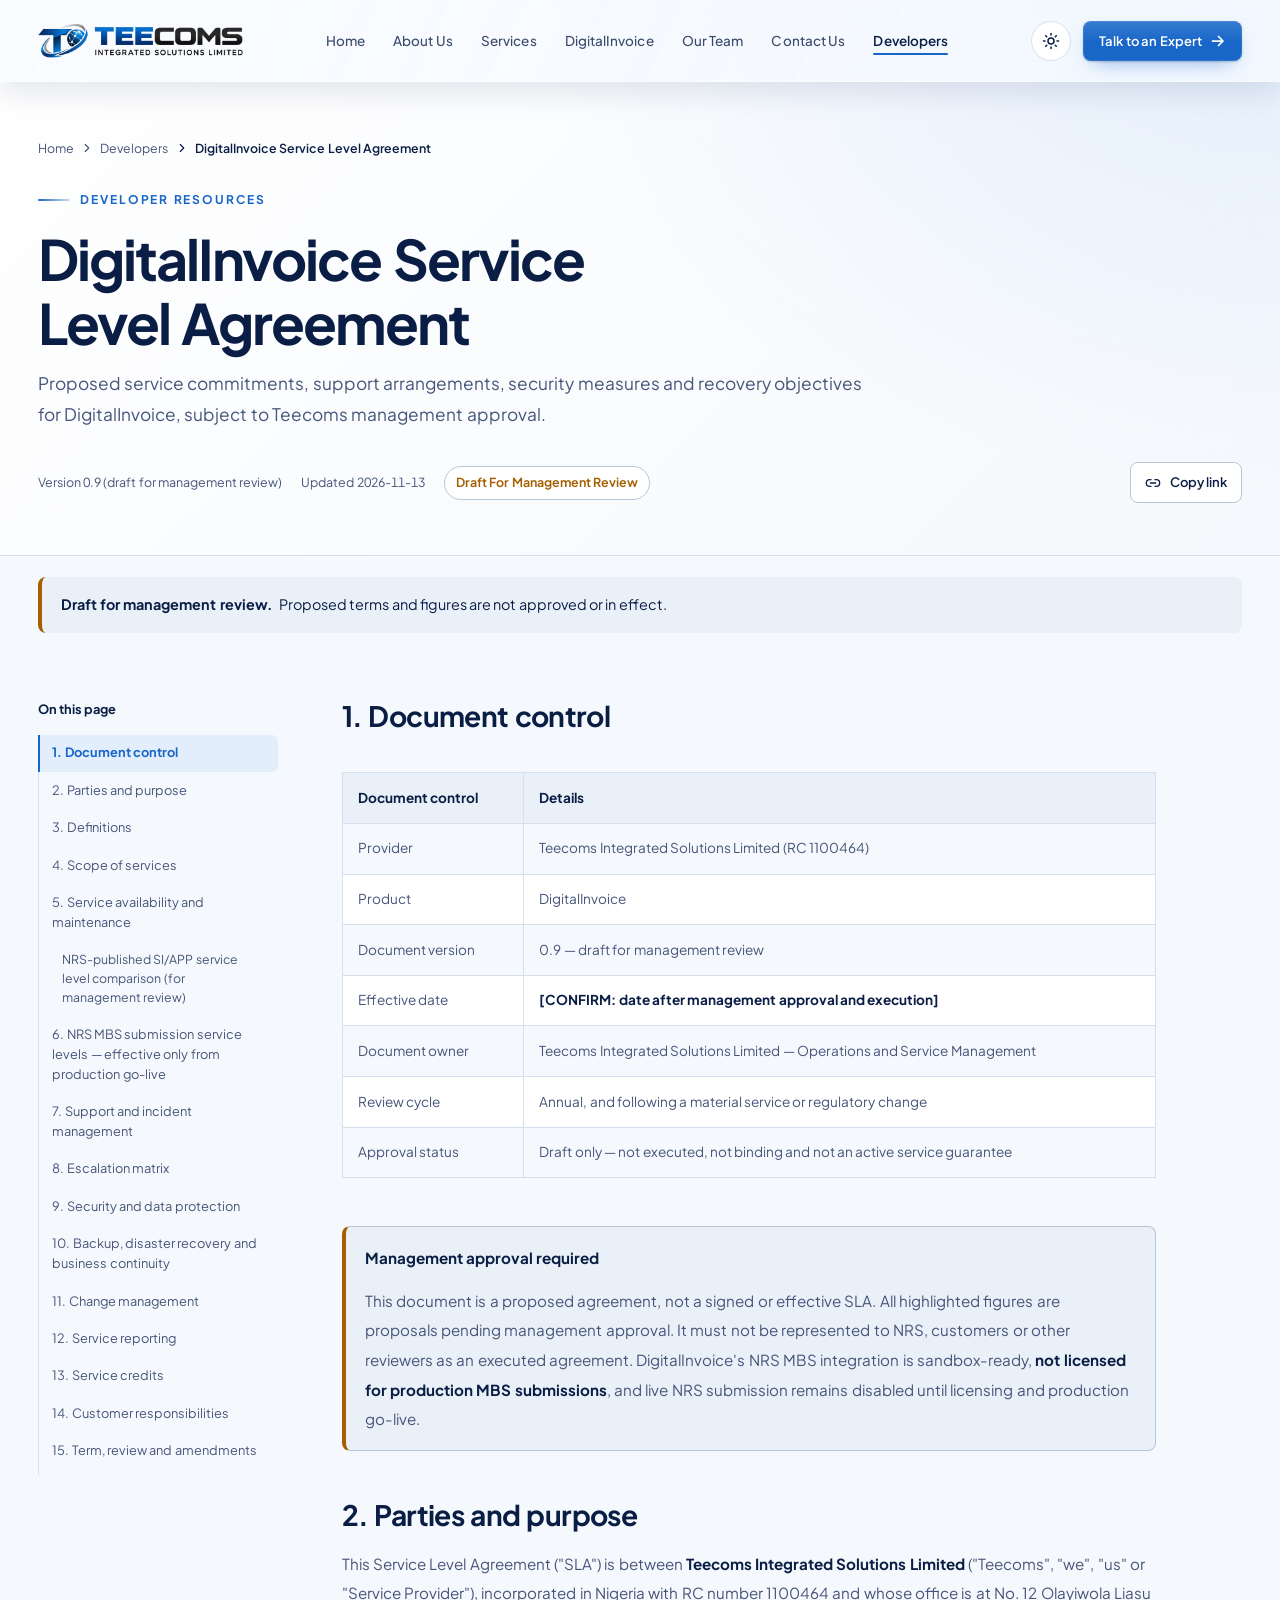
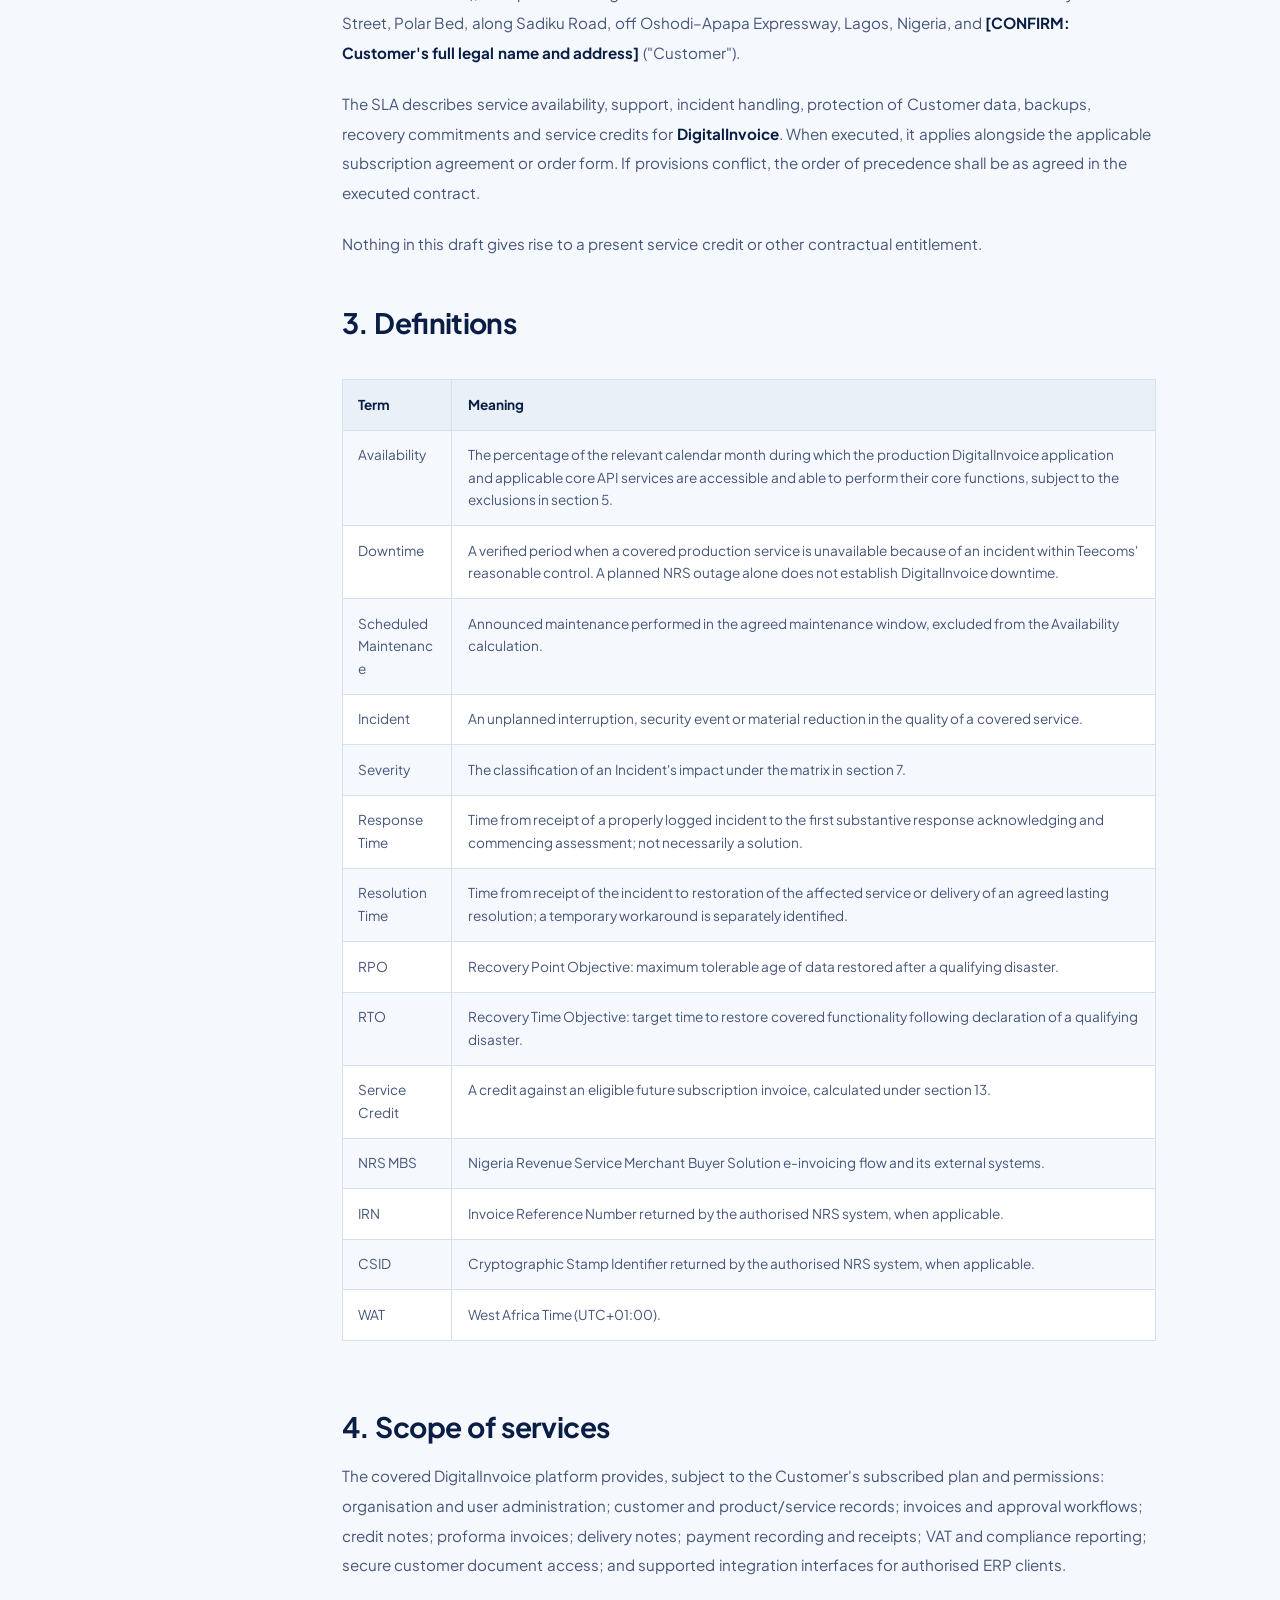
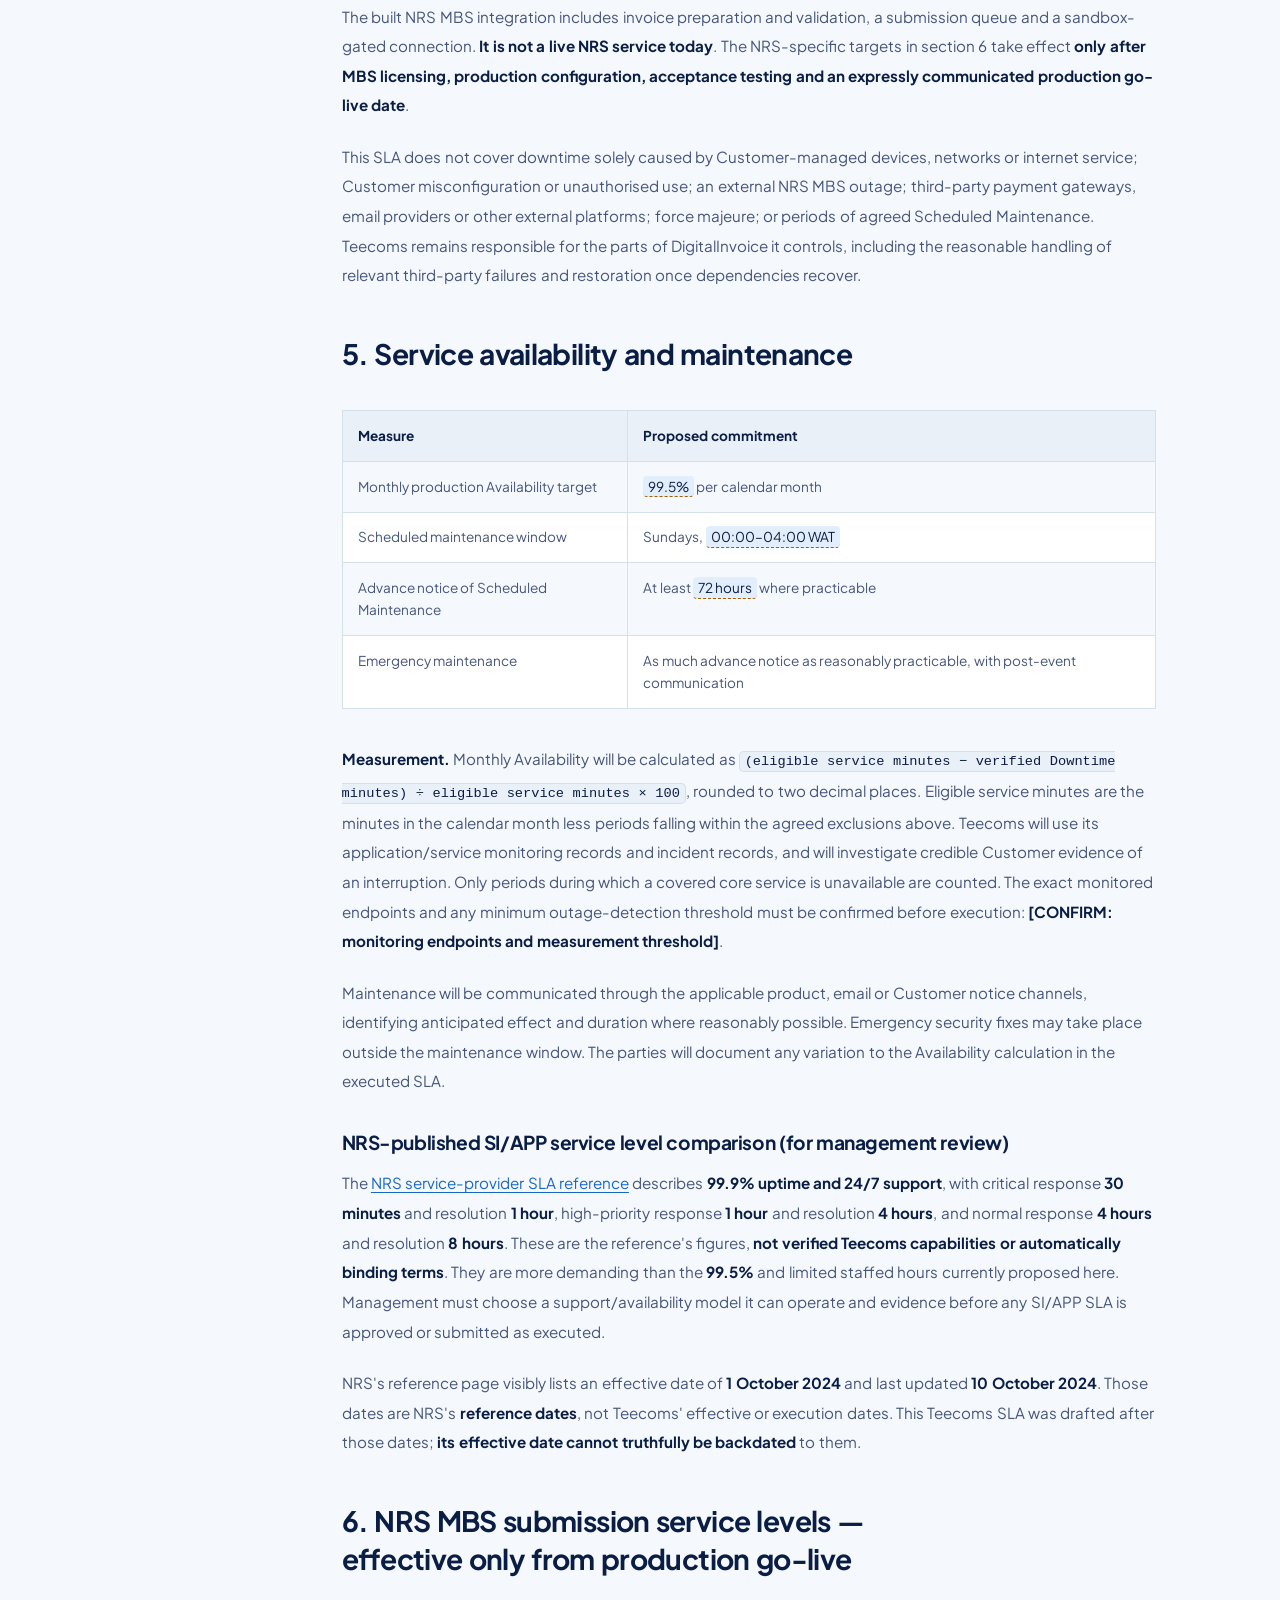
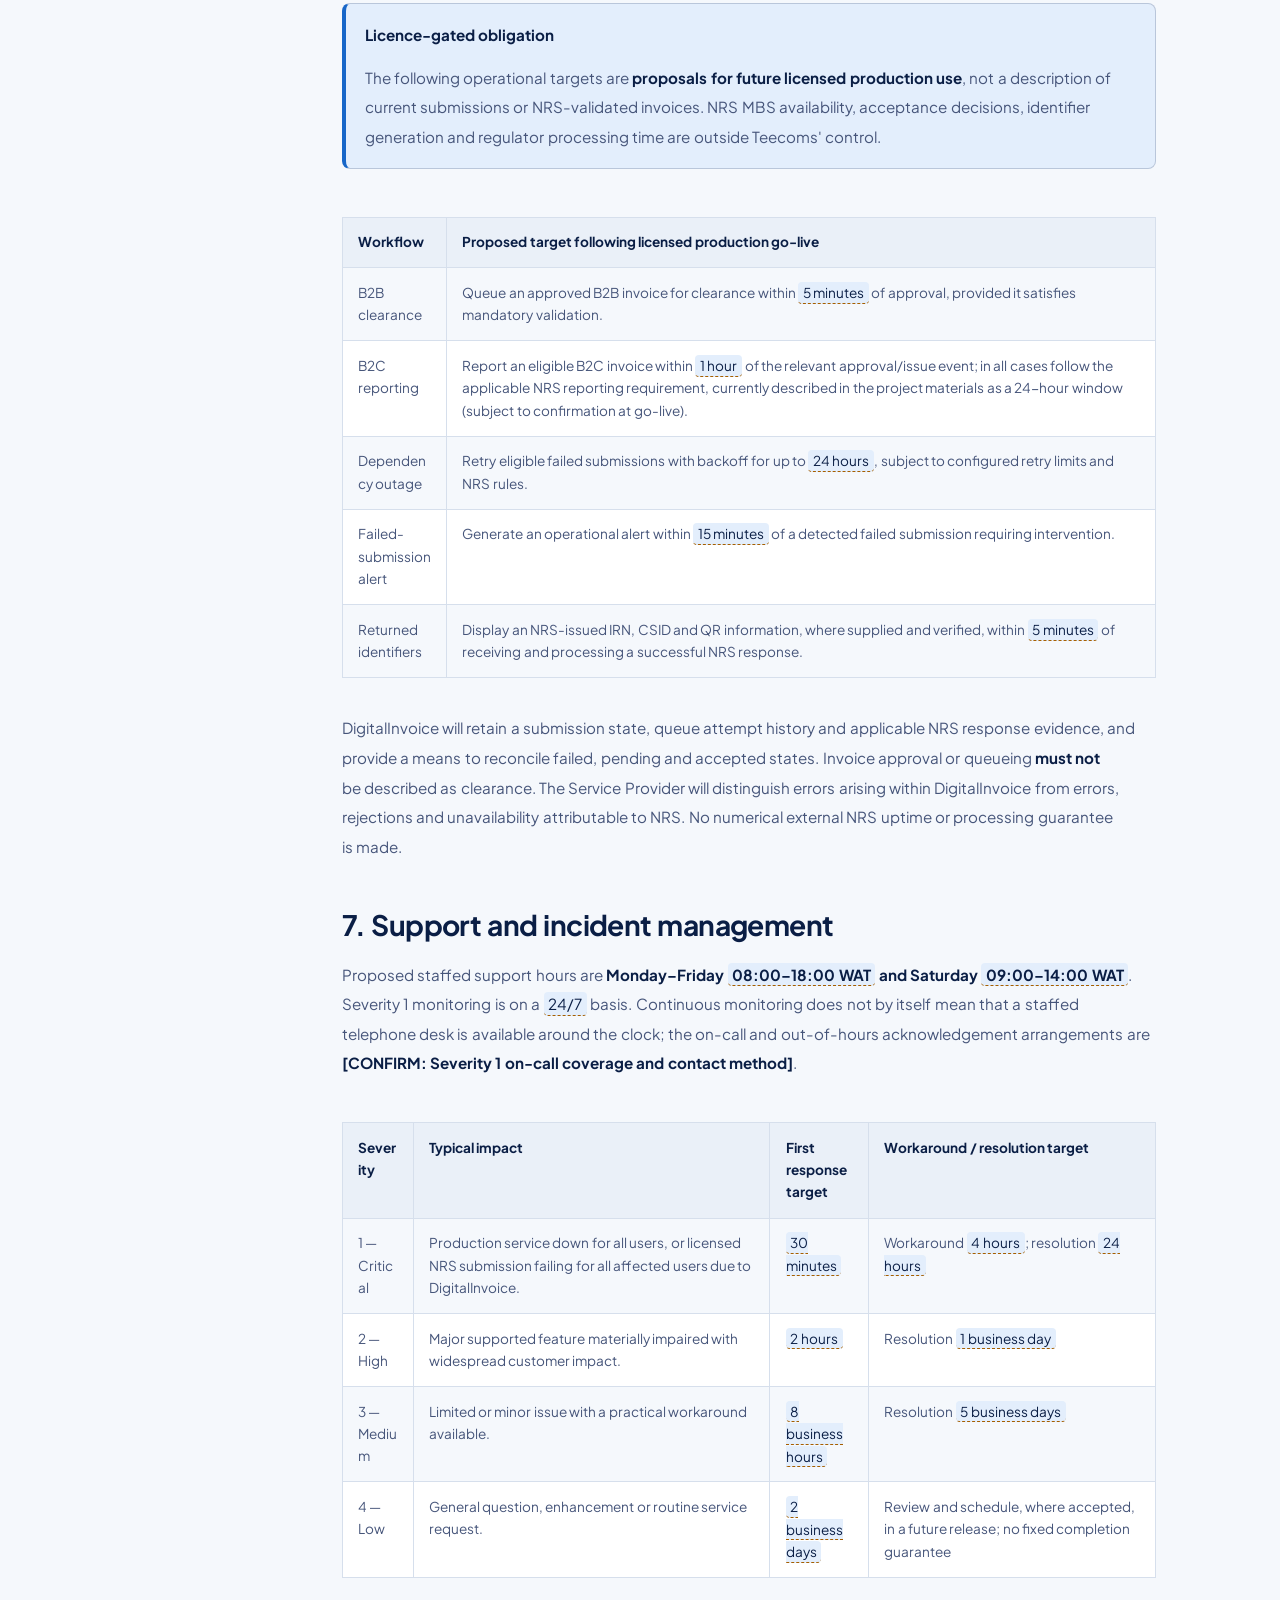
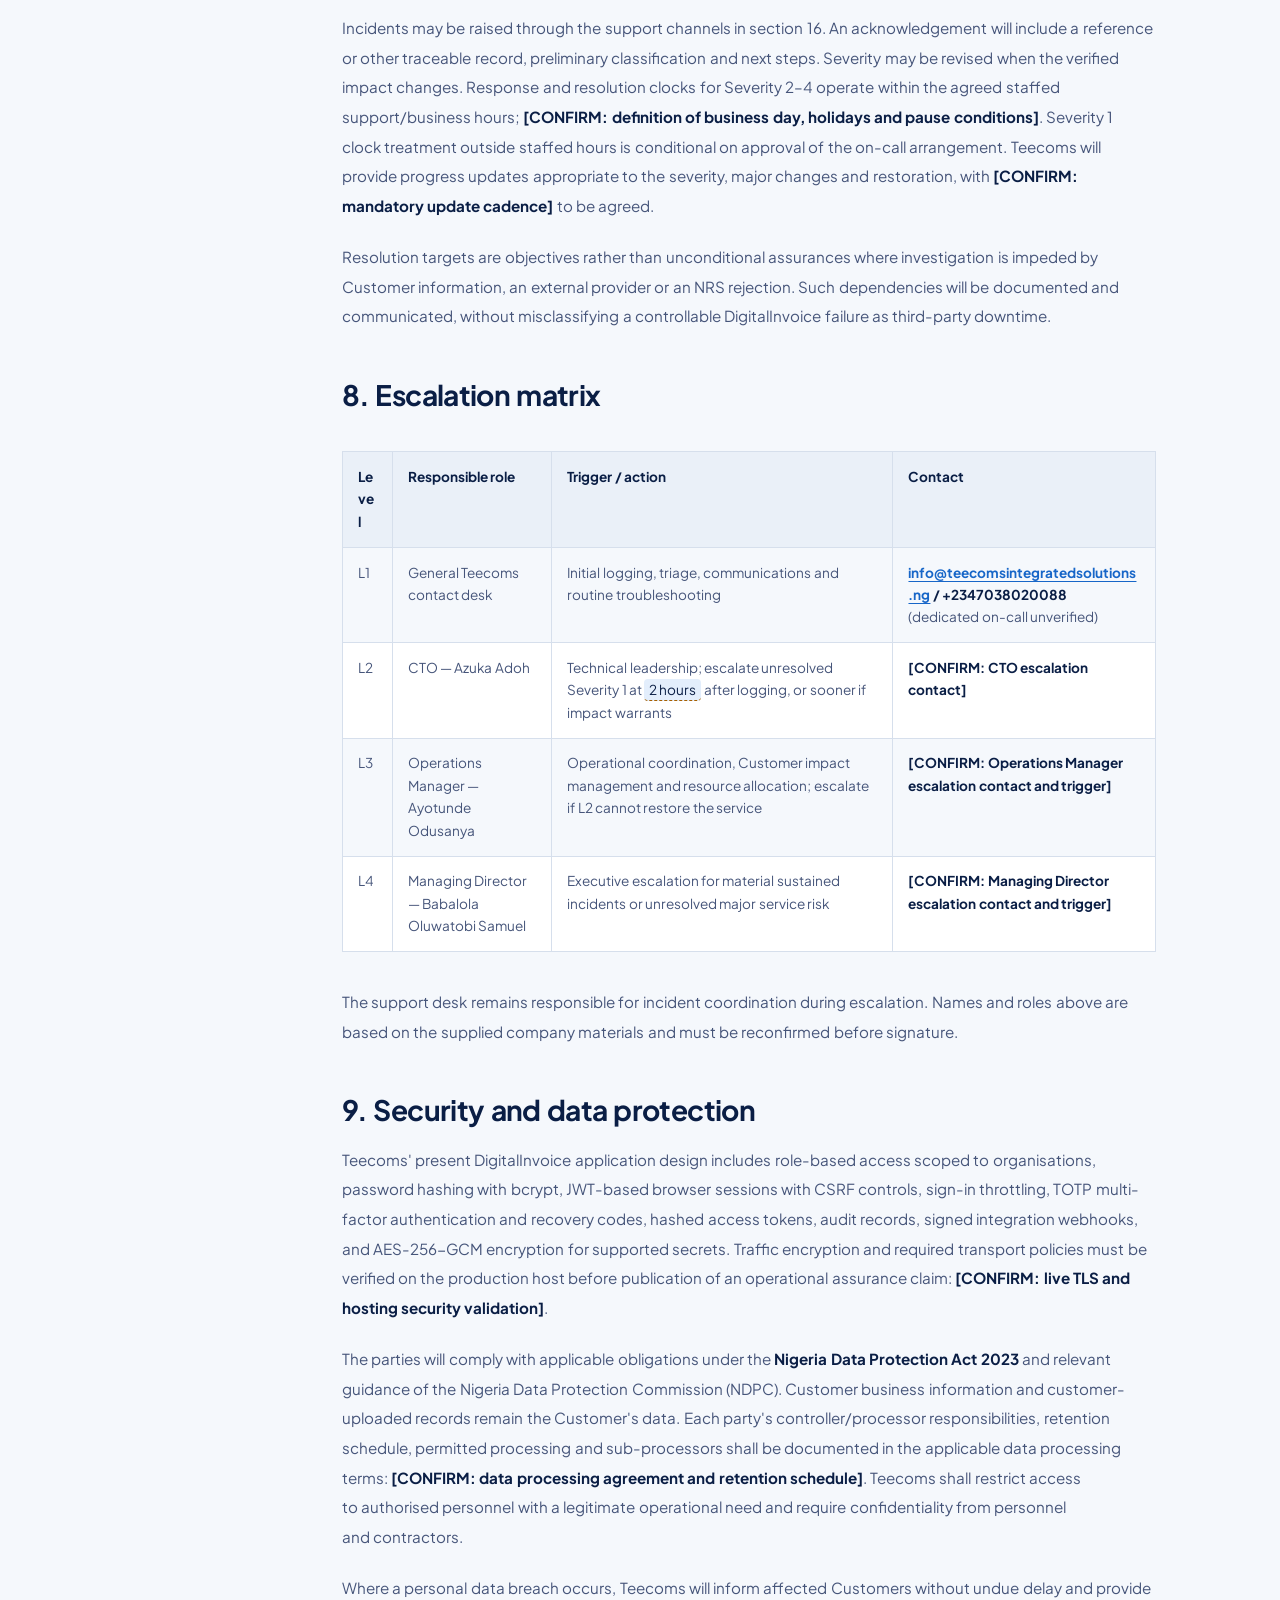
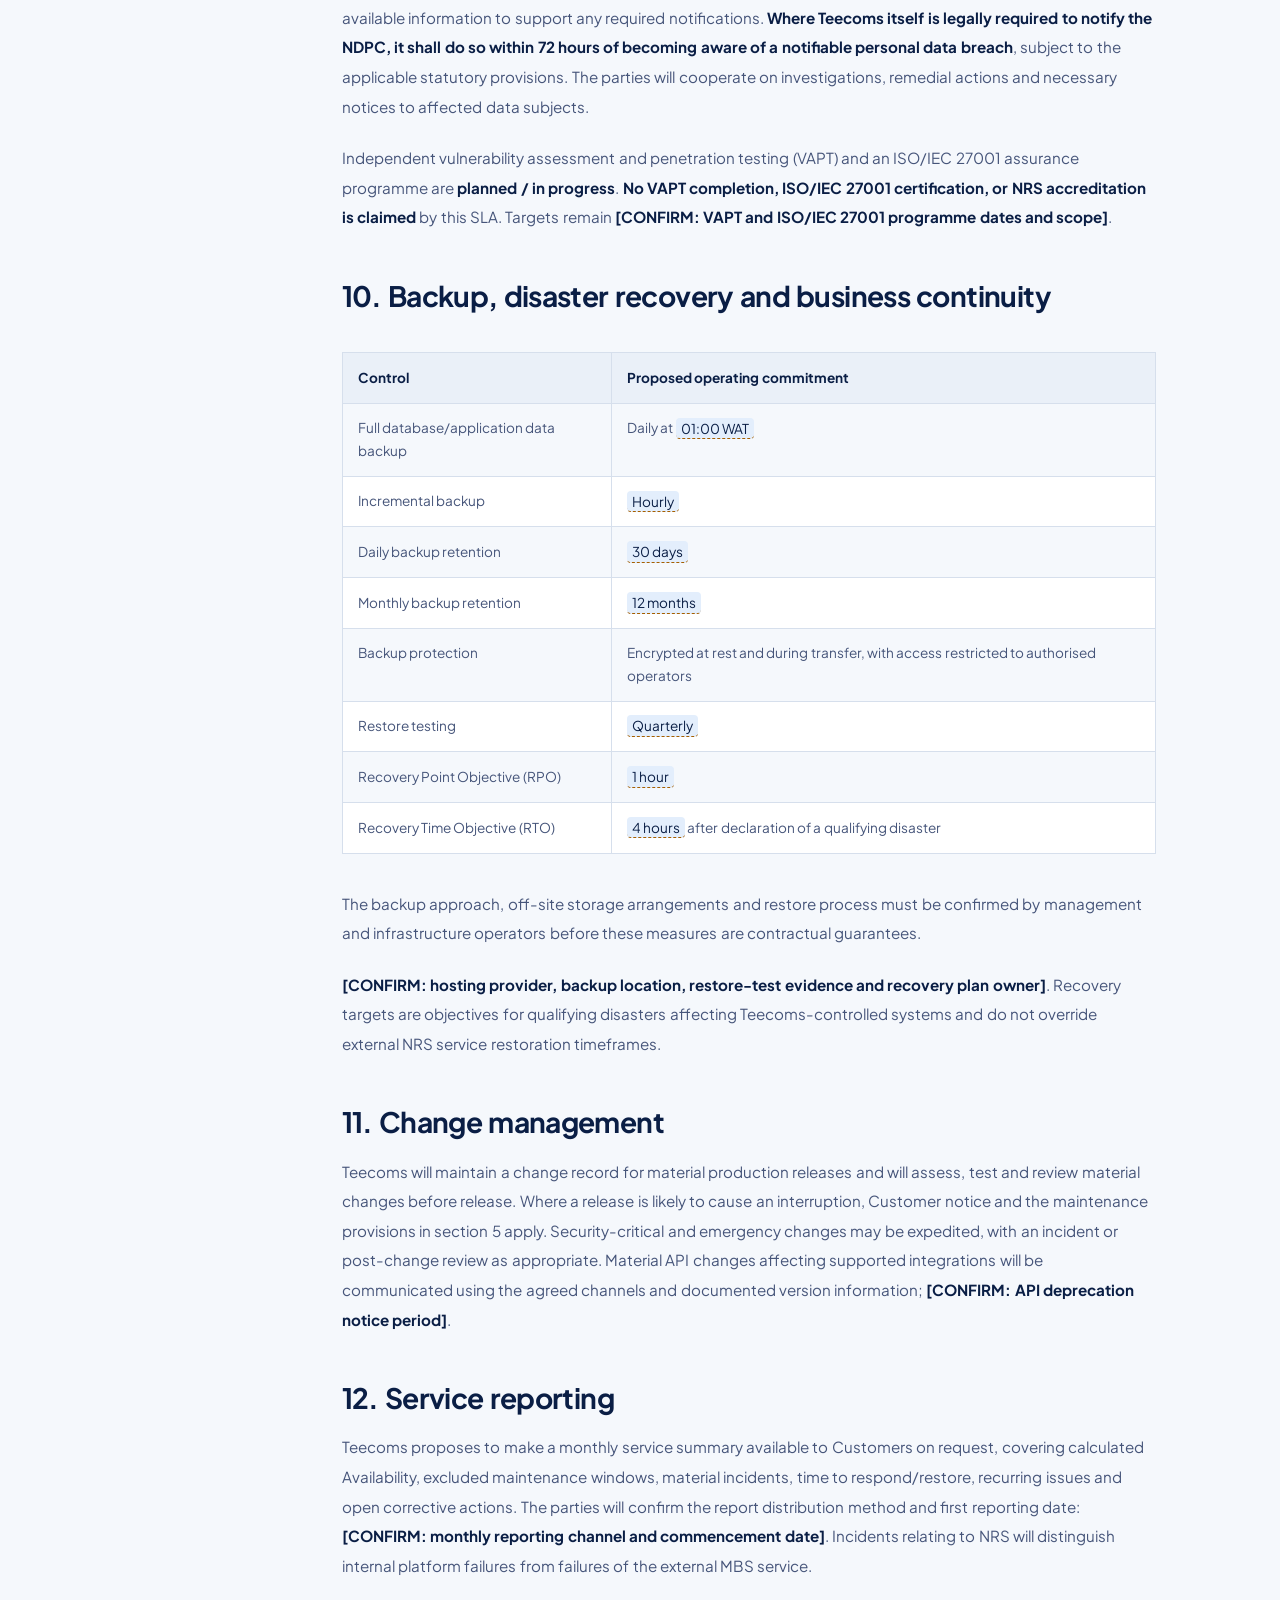
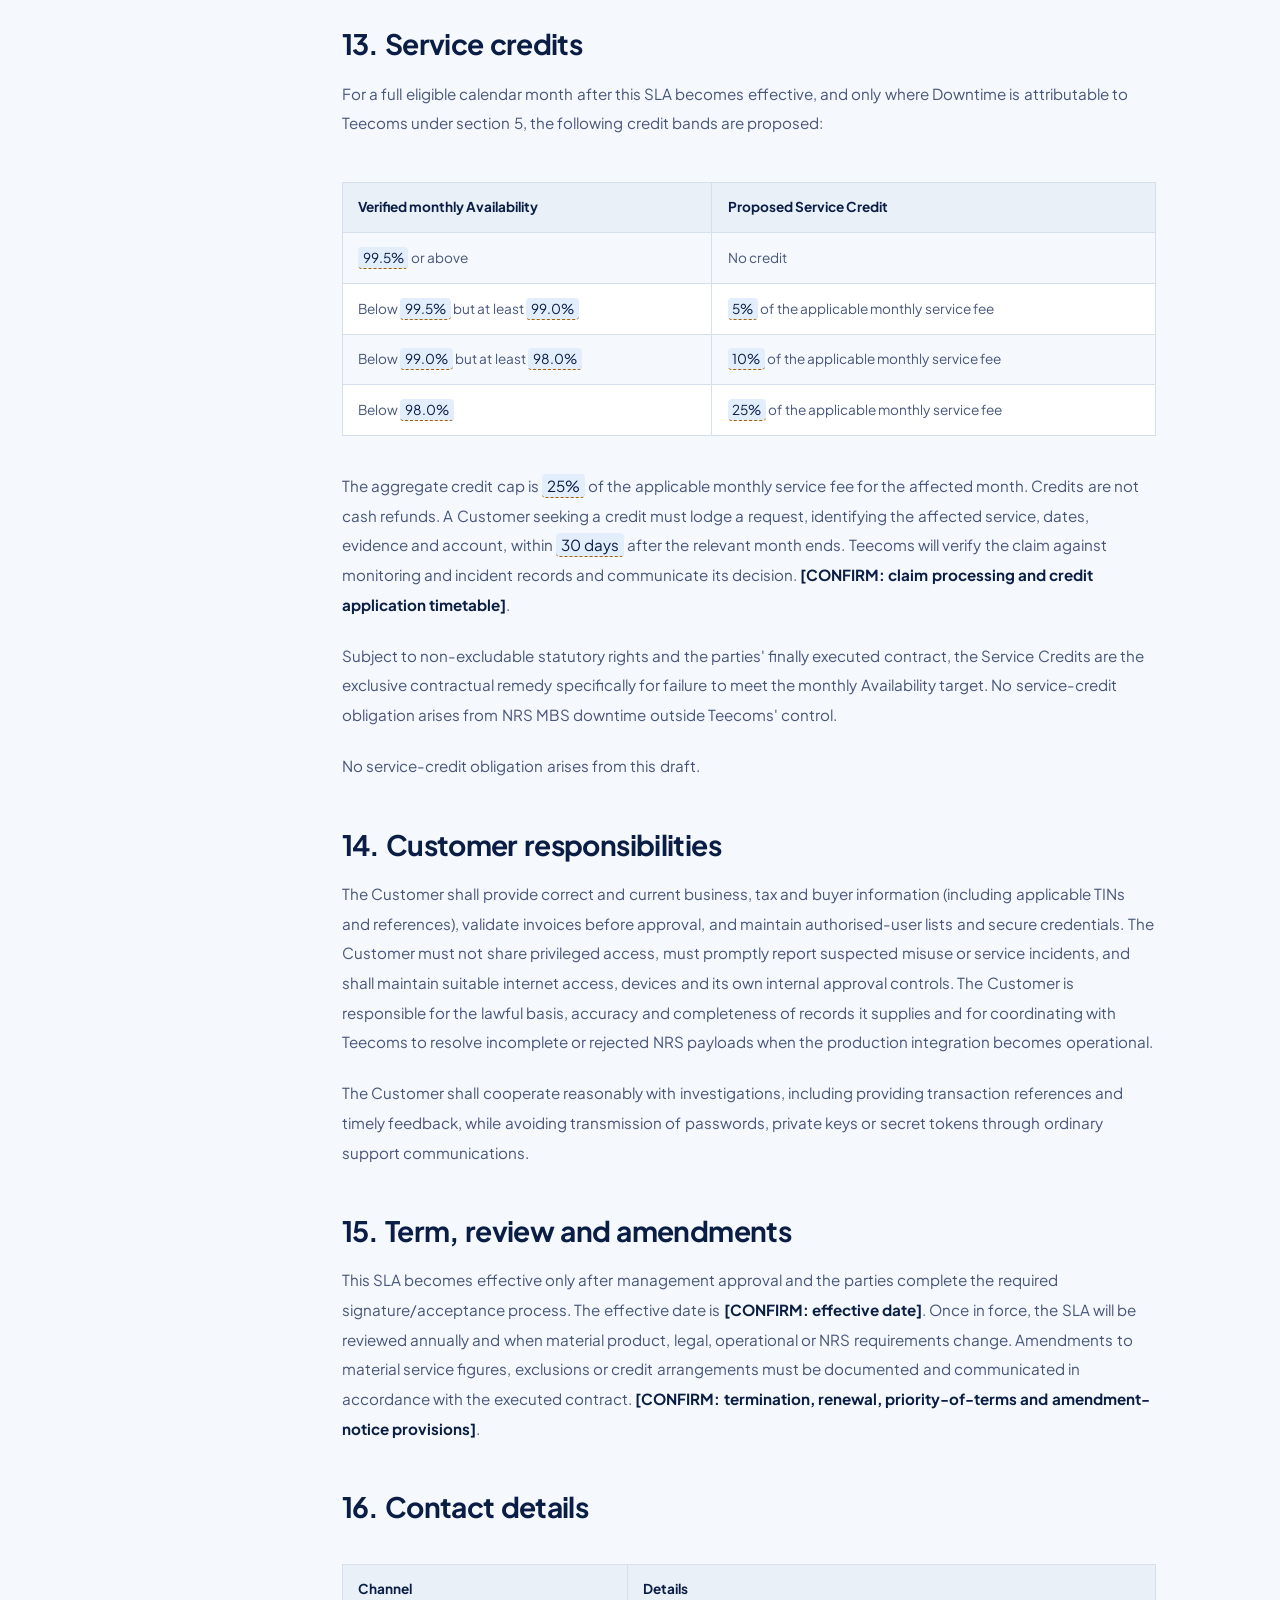
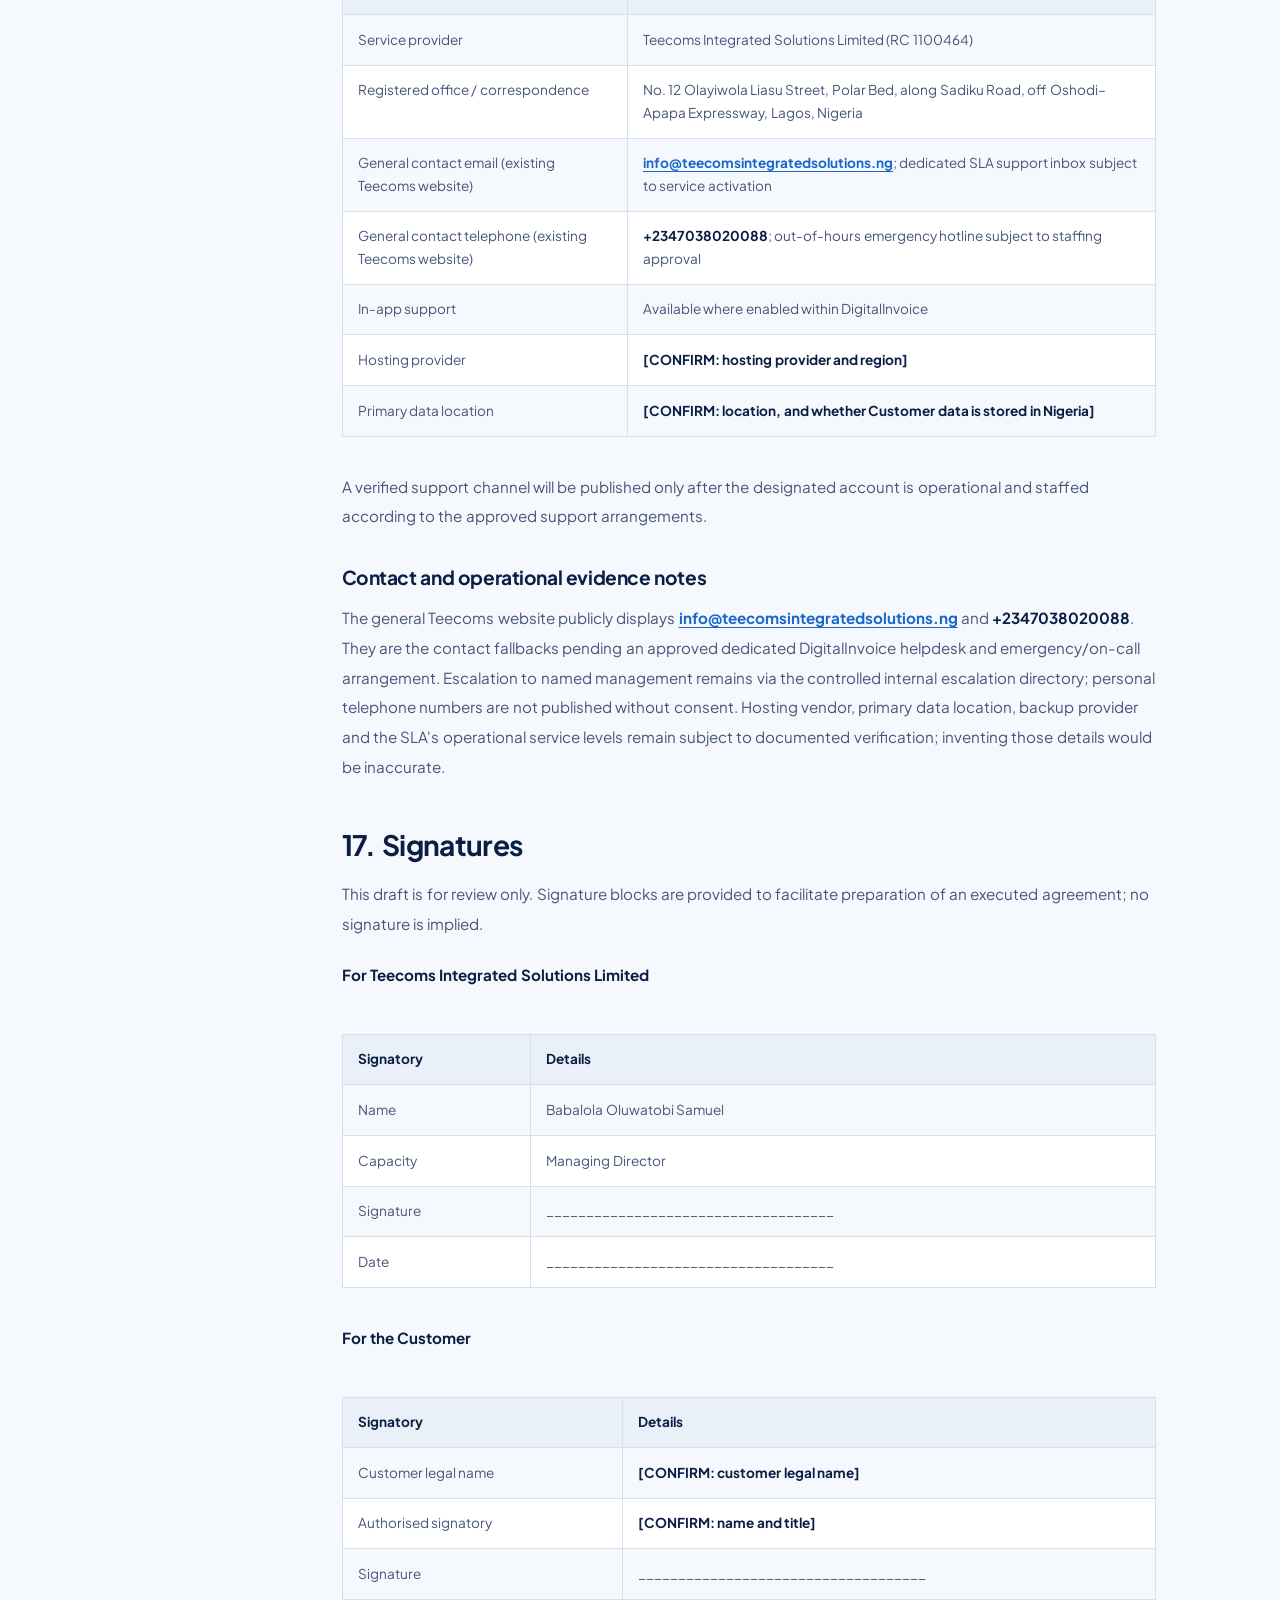
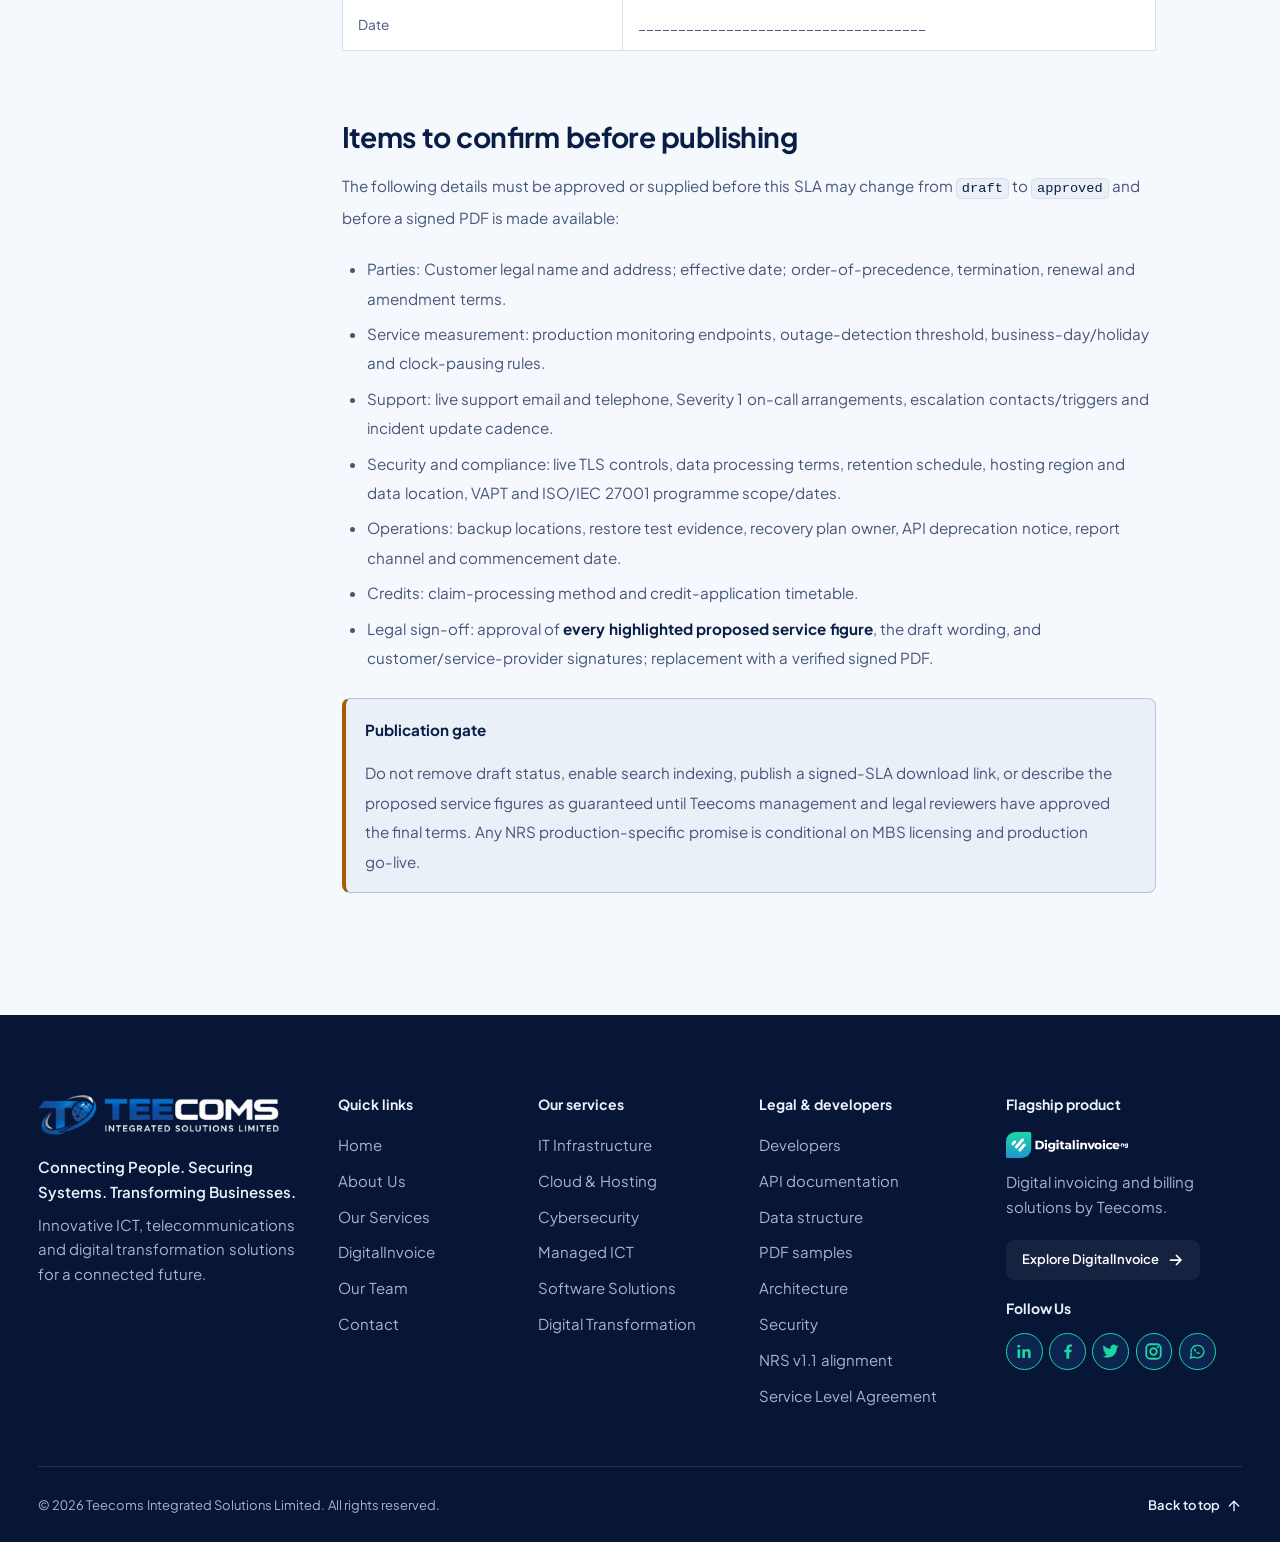
<file: sla/index.html>
<!DOCTYPE html><html lang="en-NG" class="jakarta_3c4cb340-module__wAA7DG__variable"><head><meta charSet="utf-8"/><meta name="viewport" content="width=device-width, initial-scale=1, viewport-fit=cover"/><link rel="preload" href="/_next/static/media/PlusJakartaSans_Variable-s.p.1xh6pintd6r8e.woff2" as="font" crossorigin="" type="font/woff2"/><link rel="preload" as="image" href="/images/brand/teecoms-logo-light.webp" fetchPriority="high"/><link rel="preload" as="image" href="/images/brand/teecoms-logo-dark.webp" fetchPriority="high"/><link rel="stylesheet" href="/_next/static/chunks/0kmedgmx6yxsl.css" data-precedence="next"/><link rel="stylesheet" href="/_next/static/chunks/2s8caz5is_69m.css" data-precedence="next"/><link rel="preload" as="script" fetchPriority="low" href="/_next/static/chunks/07nldpx3i6mc_.js"/><script src="/_next/static/chunks/2i51e627rllld.js" async=""></script><script src="/_next/static/chunks/3byuobrkyz9bj.js" async=""></script><script src="/_next/static/chunks/2g3ca-z4pfuox.js" async=""></script><script src="/_next/static/chunks/turbopack-3vj2sv30h24qt.js" async=""></script><script src="/_next/static/chunks/2d9-549fa9lsx.js" async="" crossorigin=""></script><script src="/_next/static/chunks/3ltkfh-jfb0w5.js" async="" crossorigin=""></script><meta name="theme-color" content="#f5f8fc" media="(prefers-color-scheme: light)"/><meta name="theme-color" content="#09131f" media="(prefers-color-scheme: dark)"/><title>DigitalInvoice Service Level Agreement | Teecoms Developers</title><meta name="description" content="Proposed service commitments, support arrangements, security measures and recovery objectives for DigitalInvoice, subject to Teecoms management approval."/><meta name="application-name" content="Teecoms"/><meta name="robots" content="noindex, follow"/><link rel="canonical" href="https://teecomsintegratedsolutions.ng/sla/"/><meta property="og:title" content="DigitalInvoice Service Level Agreement"/><meta property="og:description" content="Proposed service commitments, support arrangements, security measures and recovery objectives for DigitalInvoice, subject to Teecoms management approval."/><meta property="og:url" content="https://teecomsintegratedsolutions.ng/sla/"/><meta property="og:site_name" content="Teecoms Integrated Solutions Limited"/><meta property="og:type" content="article"/><meta name="twitter:card" content="summary"/><meta name="twitter:title" content="DigitalInvoice Service Level Agreement"/><meta name="twitter:description" content="Proposed service commitments, support arrangements, security measures and recovery objectives for DigitalInvoice, subject to Teecoms management approval."/><link rel="icon" href="/favicon.ico?favicon.21jmh47o6ka37.ico" sizes="48x48" type="image/x-icon"/><link rel="icon" href="/icon.png?icon.27wehsmtjxnoq.png" sizes="512x512" type="image/png"/><link rel="icon" href="/icon.svg?icon.1j900kea6-_sk.svg" sizes="any" type="image/svg+xml"/><link rel="apple-touch-icon" href="/apple-icon.png?apple-icon.0lf8wu054ljsr.png" sizes="180x180" type="image/png"/><meta name="next-size-adjust" content=""/><script>(function(){try{var t=localStorage.getItem('teecoms-theme');if(t!=='light'&&t!=='dark'){t=matchMedia('(prefers-color-scheme: dark)').matches?'dark':'light'}var r=document.documentElement;r.dataset.theme=t;r.style.colorScheme=t}catch(e){}})()</script><script src="/_next/static/chunks/0cz1d0mv5g_q7.js" noModule=""></script></head><body><div hidden=""><!--$--><!--/$--></div><a class="Header-module__lnUIdW__skip" href="#main">Skip to content</a><header class="Header-module__lnUIdW__header" data-scrolled="true" data-document="true"><div class="container Header-module__lnUIdW__bar"><a href="/" class="Header-module__lnUIdW__brand" aria-label="Teecoms, home"><span class="" style="display:inline-flex"><img src="/images/brand/teecoms-logo-light.webp" alt="Teecoms Integrated Solutions Limited" class="on-light-only" width="205" height="34" decoding="async" loading="eager" fetchPriority="high" style="width:auto;height:34px"/><img src="/images/brand/teecoms-logo-dark.webp" alt="" aria-hidden="true" class="on-dark-only" width="205" height="34" decoding="async" loading="eager" fetchPriority="high" style="width:auto;height:34px"/></span></a><nav class="Header-module__lnUIdW__nav" aria-label="Main"><ul><li><a href="/#home" class="Header-module__lnUIdW__link" data-active="false">Home</a></li><li><a href="/#about" class="Header-module__lnUIdW__link" data-active="false">About Us</a></li><li><a href="/#services" class="Header-module__lnUIdW__link" data-active="false">Services</a></li><li><a href="/#digitalinvoice" class="Header-module__lnUIdW__link" data-active="false">DigitalInvoice</a></li><li><a href="/#team" class="Header-module__lnUIdW__link" data-active="false">Our Team</a></li><li><a href="/#contact" class="Header-module__lnUIdW__link" data-active="false">Contact Us</a></li><li><a href="/developers/" class="Header-module__lnUIdW__link" data-active="true" aria-current="page">Developers</a></li></ul></nav><div class="Header-module__lnUIdW__actions"><button type="button" class="ThemeToggle-module__BDCMra__toggle " data-tone="auto" aria-label="Switch to dark mode" aria-pressed="false"><span class="ThemeToggle-module__BDCMra__icon" data-active="true"><svg xmlns="http://www.w3.org/2000/svg" width="18" height="18" viewBox="0 0 24 24" fill="none" stroke="currentColor" stroke-width="2" stroke-linecap="round" stroke-linejoin="round" class="lucide lucide-sun" aria-hidden="true"><circle cx="12" cy="12" r="4"></circle><path d="M12 2v2"></path><path d="M12 20v2"></path><path d="m4.93 4.93 1.41 1.41"></path><path d="m17.66 17.66 1.41 1.41"></path><path d="M2 12h2"></path><path d="M20 12h2"></path><path d="m6.34 17.66-1.41 1.41"></path><path d="m19.07 4.93-1.41 1.41"></path></svg></span><span class="ThemeToggle-module__BDCMra__icon" data-active="false"><svg xmlns="http://www.w3.org/2000/svg" width="18" height="18" viewBox="0 0 24 24" fill="none" stroke="currentColor" stroke-width="2" stroke-linecap="round" stroke-linejoin="round" class="lucide lucide-moon" aria-hidden="true"><path d="M20.985 12.486a9 9 0 1 1-9.473-9.472c.405-.022.617.46.402.803a6 6 0 0 0 8.268 8.268c.344-.215.825-.004.803.401"></path></svg></span></button><a href="/#contact" class="Button-module__8RiFmG__button Header-module__lnUIdW__cta" data-variant="primary" data-size="sm" data-shine="hover"><span class="Button-module__8RiFmG__label">Talk to an Expert</span><span class="Button-module__8RiFmG__arrow"><svg viewBox="0 0 16 16" aria-hidden="true" focusable="false"><path d="M2.5 8h10M8.5 3.5 13 8l-4.5 4.5"></path></svg><svg viewBox="0 0 16 16" aria-hidden="true" focusable="false"><path d="M2.5 8h10M8.5 3.5 13 8l-4.5 4.5"></path></svg></span></a><button type="button" class="Header-module__lnUIdW__menuButton" aria-expanded="false" aria-controls="mobile-menu"><svg xmlns="http://www.w3.org/2000/svg" width="22" height="22" viewBox="0 0 24 24" fill="none" stroke="currentColor" stroke-width="2" stroke-linecap="round" stroke-linejoin="round" class="lucide lucide-menu" aria-hidden="true"><path d="M4 5h16"></path><path d="M4 12h16"></path><path d="M4 19h16"></path></svg><span class="sr-only">Open menu</span></button></div></div></header><div id="mobile-menu" class="Header-module__lnUIdW__sheet" data-open="false" role="dialog" aria-modal="true" aria-label="Menu" inert=""><div class="Header-module__lnUIdW__sheetTop"><span class="" style="display:inline-flex"><img src="/images/brand/teecoms-logo-light.webp" alt="Teecoms Integrated Solutions Limited" class="on-light-only" width="193" height="32" decoding="async" loading="lazy" style="width:auto;height:32px"/><img src="/images/brand/teecoms-logo-dark.webp" alt="" aria-hidden="true" class="on-dark-only" width="193" height="32" decoding="async" loading="lazy" style="width:auto;height:32px"/></span><button type="button" class="Header-module__lnUIdW__menuButton"><svg xmlns="http://www.w3.org/2000/svg" width="22" height="22" viewBox="0 0 24 24" fill="none" stroke="currentColor" stroke-width="2" stroke-linecap="round" stroke-linejoin="round" class="lucide lucide-x" aria-hidden="true"><path d="M18 6 6 18"></path><path d="m6 6 12 12"></path></svg><span class="sr-only">Close menu</span></button></div><ul class="Header-module__lnUIdW__sheetLinks"><li style="--i:0"><a href="/#home" data-active="false">Home</a></li><li style="--i:1"><a href="/#about" data-active="false">About Us</a></li><li style="--i:2"><a href="/#services" data-active="false">Services</a></li><li style="--i:3"><a href="/#digitalinvoice" data-active="false">DigitalInvoice</a></li><li style="--i:4"><a href="/#team" data-active="false">Our Team</a></li><li style="--i:5"><a href="/#contact" data-active="false">Contact Us</a></li><li style="--i:6"><a href="/developers/" data-active="true" aria-current="page">Developers</a></li></ul><div class="Header-module__lnUIdW__sheetFoot"><a href="/#contact" class="Button-module__8RiFmG__button " data-variant="primary" data-size="md" data-shine="hover"><span class="Button-module__8RiFmG__label">Talk to an Expert</span><span class="Button-module__8RiFmG__arrow"><svg viewBox="0 0 16 16" aria-hidden="true" focusable="false"><path d="M2.5 8h10M8.5 3.5 13 8l-4.5 4.5"></path></svg><svg viewBox="0 0 16 16" aria-hidden="true" focusable="false"><path d="M2.5 8h10M8.5 3.5 13 8l-4.5 4.5"></path></svg></span></a><button type="button" class="ThemeToggle-module__BDCMra__toggle " data-tone="auto" aria-label="Switch to dark mode" aria-pressed="false"><span class="ThemeToggle-module__BDCMra__icon" data-active="true"><svg xmlns="http://www.w3.org/2000/svg" width="18" height="18" viewBox="0 0 24 24" fill="none" stroke="currentColor" stroke-width="2" stroke-linecap="round" stroke-linejoin="round" class="lucide lucide-sun" aria-hidden="true"><circle cx="12" cy="12" r="4"></circle><path d="M12 2v2"></path><path d="M12 20v2"></path><path d="m4.93 4.93 1.41 1.41"></path><path d="m17.66 17.66 1.41 1.41"></path><path d="M2 12h2"></path><path d="M20 12h2"></path><path d="m6.34 17.66-1.41 1.41"></path><path d="m19.07 4.93-1.41 1.41"></path></svg></span><span class="ThemeToggle-module__BDCMra__icon" data-active="false"><svg xmlns="http://www.w3.org/2000/svg" width="18" height="18" viewBox="0 0 24 24" fill="none" stroke="currentColor" stroke-width="2" stroke-linecap="round" stroke-linejoin="round" class="lucide lucide-moon" aria-hidden="true"><path d="M20.985 12.486a9 9 0 1 1-9.473-9.472c.405-.022.617.46.402.803a6 6 0 0 0 8.268 8.268c.344-.215.825-.004.803.401"></path></svg></span></button></div></div><main id="main" class="DocsLayout-module__pYLoOa__page"><div class="DocsHeader-module__2F8vLq__band"><div class="container DocsHeader-module__2F8vLq__inner"><nav class="DocsHeader-module__2F8vLq__breadcrumbs" aria-label="Breadcrumb"><ol><li><a href="/">Home</a></li><li><svg xmlns="http://www.w3.org/2000/svg" width="14" height="14" viewBox="0 0 24 24" fill="none" stroke="currentColor" stroke-width="2" stroke-linecap="round" stroke-linejoin="round" class="lucide lucide-chevron-right" aria-hidden="true"><path d="m9 18 6-6-6-6"></path></svg><a href="/developers/">Developers</a></li><li aria-current="page"><svg xmlns="http://www.w3.org/2000/svg" width="14" height="14" viewBox="0 0 24 24" fill="none" stroke="currentColor" stroke-width="2" stroke-linecap="round" stroke-linejoin="round" class="lucide lucide-chevron-right" aria-hidden="true"><path d="m9 18 6-6-6-6"></path></svg><span>DigitalInvoice Service Level Agreement</span></li></ol></nav><p class="Eyebrow-module__xQzhpG__eyebrow " data-tone="brand">Developer resources</p><h1 class="DocsHeader-module__2F8vLq__title">DigitalInvoice Service Level Agreement</h1><p class="DocsHeader-module__2F8vLq__description">Proposed service commitments, support arrangements, security measures and recovery objectives for DigitalInvoice, subject to Teecoms management approval.</p><div class="DocsHeader-module__2F8vLq__bottom"><div class="DocsHeader-module__2F8vLq__meta" aria-label="Document information"><span>Version <!-- -->0.9 (draft for management review)</span><span>Updated <!-- -->2026-11-13</span><span class="DocsHeader-module__2F8vLq__status" data-status="draft">Draft for management review</span></div><div class="DocsHeader-module__2F8vLq__actions"><button type="button" class="DocsCopyLink-module__2d2yiG__button" aria-label="Copy this document&#x27;s link"><svg xmlns="http://www.w3.org/2000/svg" width="16" height="16" viewBox="0 0 24 24" fill="none" stroke="currentColor" stroke-width="2" stroke-linecap="round" stroke-linejoin="round" class="lucide lucide-link-2" aria-hidden="true"><path d="M9 17H7A5 5 0 0 1 7 7h2"></path><path d="M15 7h2a5 5 0 1 1 0 10h-2"></path><line x1="8" x2="16" y1="12" y2="12"></line></svg>Copy link</button></div></div></div></div><div class="container DocsLayout-module__pYLoOa__draft" role="note"><strong>Draft for management review.</strong> Proposed terms and figures are not approved or in effect.</div><div class="container DocsLayout-module__pYLoOa__content"><aside class="DocsLayout-module__pYLoOa__sidebar"><nav class="DocsToc-module__SyX_Wa__nav" aria-label="On this page"><button type="button" class="DocsToc-module__SyX_Wa__mobileTrigger" aria-expanded="false" aria-controls="docs-toc-list"><svg xmlns="http://www.w3.org/2000/svg" width="17" height="17" viewBox="0 0 24 24" fill="none" stroke="currentColor" stroke-width="2" stroke-linecap="round" stroke-linejoin="round" class="lucide lucide-list" aria-hidden="true"><path d="M3 5h.01"></path><path d="M3 12h.01"></path><path d="M3 19h.01"></path><path d="M8 5h13"></path><path d="M8 12h13"></path><path d="M8 19h13"></path></svg><span>On this page</span><svg xmlns="http://www.w3.org/2000/svg" width="17" height="17" viewBox="0 0 24 24" fill="none" stroke="currentColor" stroke-width="2" stroke-linecap="round" stroke-linejoin="round" class="lucide lucide-chevron-down" aria-hidden="true" data-expanded="false"><path d="m6 9 6 6 6-6"></path></svg></button><div class="DocsToc-module__SyX_Wa__body" data-expanded="false" id="docs-toc-list"><p class="DocsToc-module__SyX_Wa__heading">On this page</p><ol class="DocsToc-module__SyX_Wa__list"><li data-depth="2"><a href="#1-document-control" aria-current="location">1. Document control</a></li><li data-depth="2"><a href="#2-parties-and-purpose">2. Parties and purpose</a></li><li data-depth="2"><a href="#3-definitions">3. Definitions</a></li><li data-depth="2"><a href="#4-scope-of-services">4. Scope of services</a></li><li data-depth="2"><a href="#5-service-availability-and-maintenance">5. Service availability and maintenance</a></li><li data-depth="3"><a href="#nrs-published-siapp-service-level-comparison-for-management-review">NRS-published SI/APP service level comparison (for management review)</a></li><li data-depth="2"><a href="#6-nrs-mbs-submission-service-levels-effective-only-from-production-go-live">6. NRS MBS submission service levels — effective only from production go-live</a></li><li data-depth="2"><a href="#7-support-and-incident-management">7. Support and incident management</a></li><li data-depth="2"><a href="#8-escalation-matrix">8. Escalation matrix</a></li><li data-depth="2"><a href="#9-security-and-data-protection">9. Security and data protection</a></li><li data-depth="2"><a href="#10-backup-disaster-recovery-and-business-continuity">10. Backup, disaster recovery and business continuity</a></li><li data-depth="2"><a href="#11-change-management">11. Change management</a></li><li data-depth="2"><a href="#12-service-reporting">12. Service reporting</a></li><li data-depth="2"><a href="#13-service-credits">13. Service credits</a></li><li data-depth="2"><a href="#14-customer-responsibilities">14. Customer responsibilities</a></li><li data-depth="2"><a href="#15-term-review-and-amendments">15. Term, review and amendments</a></li><li data-depth="2"><a href="#16-contact-details">16. Contact details</a></li><li data-depth="3"><a href="#contact-and-operational-evidence-notes">Contact and operational evidence notes</a></li><li data-depth="2"><a href="#17-signatures">17. Signatures</a></li><li data-depth="2"><a href="#items-to-confirm-before-publishing">Items to confirm before publishing</a></li></ol></div></nav></aside><div class="DocsLayout-module__pYLoOa__right"><article class="DocsLayout-module__pYLoOa__article" aria-label="DigitalInvoice Service Level Agreement"><h2 id="1-document-control">1. Document control</h2><div class="docs-table-scroll" role="region" tabindex="0" aria-label="Scrollable data table"><table><thead><tr><th>Document control</th><th>Details</th></tr></thead><tbody><tr><td>Provider</td><td>Teecoms Integrated Solutions Limited (RC 1100464)</td></tr><tr><td>Product</td><td>DigitalInvoice</td></tr><tr><td>Document version</td><td>0.9 — draft for management review</td></tr><tr><td>Effective date</td><td><strong>[CONFIRM: date after management approval and execution]</strong></td></tr><tr><td>Document owner</td><td>Teecoms Integrated Solutions Limited — Operations and Service Management</td></tr><tr><td>Review cycle</td><td>Annual, and following a material service or regulatory change</td></tr><tr><td>Approval status</td><td>Draft only — not executed, not binding and not an active service guarantee</td></tr></tbody></table></div><aside class="docs-callout" data-tone="warning" aria-label="Management approval required"><strong class="docs-callout-title">Management approval required</strong><div><p>This document is a proposed agreement, not a signed or effective SLA. All highlighted figures are proposals pending management approval. It must not be represented to NRS, customers or other reviewers as an executed agreement. DigitalInvoice&#39;s NRS MBS integration is sandbox-ready, <strong>not licensed for production MBS submissions</strong>, and live NRS submission remains disabled until licensing and production go-live.</p>
</div></aside><h2 id="2-parties-and-purpose">2. Parties and purpose</h2><p>This Service Level Agreement (&quot;SLA&quot;) is between <strong>Teecoms Integrated Solutions Limited</strong> (&quot;Teecoms&quot;, &quot;we&quot;, &quot;us&quot; or &quot;Service Provider&quot;), incorporated in Nigeria with RC number 1100464 and whose office is at No. 12 Olayiwola Liasu Street, Polar Bed, along Sadiku Road, off Oshodi–Apapa Expressway, Lagos, Nigeria, and <strong>[CONFIRM: Customer&#39;s full legal name and address]</strong> (&quot;Customer&quot;).</p>
<p>The SLA describes service availability, support, incident handling, protection of Customer data, backups, recovery commitments and service credits for <strong>DigitalInvoice</strong>. When executed, it applies alongside the applicable subscription agreement or order form. If provisions conflict, the order of precedence shall be as agreed in the executed contract.</p>
<p>Nothing in this draft gives rise to a present service credit or other contractual entitlement.</p>
<h2 id="3-definitions">3. Definitions</h2><div class="docs-table-scroll" role="region" tabindex="0" aria-label="Scrollable data table"><table><thead><tr><th>Term</th><th>Meaning</th></tr></thead><tbody><tr><td>Availability</td><td>The percentage of the relevant calendar month during which the production DigitalInvoice application and applicable core API services are accessible and able to perform their core functions, subject to the exclusions in section 5.</td></tr><tr><td>Downtime</td><td>A verified period when a covered production service is unavailable because of an incident within Teecoms&#39; reasonable control. A planned NRS outage alone does not establish DigitalInvoice downtime.</td></tr><tr><td>Scheduled Maintenance</td><td>Announced maintenance performed in the agreed maintenance window, excluded from the Availability calculation.</td></tr><tr><td>Incident</td><td>An unplanned interruption, security event or material reduction in the quality of a covered service.</td></tr><tr><td>Severity</td><td>The classification of an Incident&#39;s impact under the matrix in section 7.</td></tr><tr><td>Response Time</td><td>Time from receipt of a properly logged incident to the first substantive response acknowledging and commencing assessment; not necessarily a solution.</td></tr><tr><td>Resolution Time</td><td>Time from receipt of the incident to restoration of the affected service or delivery of an agreed lasting resolution; a temporary workaround is separately identified.</td></tr><tr><td>RPO</td><td>Recovery Point Objective: maximum tolerable age of data restored after a qualifying disaster.</td></tr><tr><td>RTO</td><td>Recovery Time Objective: target time to restore covered functionality following declaration of a qualifying disaster.</td></tr><tr><td>Service Credit</td><td>A credit against an eligible future subscription invoice, calculated under section 13.</td></tr><tr><td>NRS MBS</td><td>Nigeria Revenue Service Merchant Buyer Solution e-invoicing flow and its external systems.</td></tr><tr><td>IRN</td><td>Invoice Reference Number returned by the authorised NRS system, when applicable.</td></tr><tr><td>CSID</td><td>Cryptographic Stamp Identifier returned by the authorised NRS system, when applicable.</td></tr><tr><td>WAT</td><td>West Africa Time (UTC+01:00).</td></tr></tbody></table></div><h2 id="4-scope-of-services">4. Scope of services</h2><p>The covered DigitalInvoice platform provides, subject to the Customer&#39;s subscribed plan and permissions: organisation and user administration; customer and product/service records; invoices and approval workflows; credit notes; proforma invoices; delivery notes; payment recording and receipts; VAT and compliance reporting; secure customer document access; and supported integration interfaces for authorised ERP clients.</p>
<p>The built NRS MBS integration includes invoice preparation and validation, a submission queue and a sandbox-gated connection. <strong>It is not a live NRS service today</strong>. The NRS-specific targets in section 6 take effect <strong>only after MBS licensing, production configuration, acceptance testing and an expressly communicated production go-live date</strong>.</p>
<p>This SLA does not cover downtime solely caused by Customer-managed devices, networks or internet service; Customer misconfiguration or unauthorised use; an external NRS MBS outage; third-party payment gateways, email providers or other external platforms; force majeure; or periods of agreed Scheduled Maintenance. Teecoms remains responsible for the parts of DigitalInvoice it controls, including the reasonable handling of relevant third-party failures and restoration once dependencies recover.</p>
<h2 id="5-service-availability-and-maintenance">5. Service availability and maintenance</h2><div class="docs-table-scroll" role="region" tabindex="0" aria-label="Scrollable data table"><table><thead><tr><th>Measure</th><th>Proposed commitment</th></tr></thead><tbody><tr><td>Monthly production Availability target</td><td><span class="docs-proposed" title="Proposed, pending management approval">99.5%<span class="sr-only"> (proposed, pending management approval)</span></span> per calendar month</td></tr><tr><td>Scheduled maintenance window</td><td>Sundays, <span class="docs-proposed" title="Proposed, pending management approval">00:00–04:00 WAT<span class="sr-only"> (proposed, pending management approval)</span></span></td></tr><tr><td>Advance notice of Scheduled Maintenance</td><td>At least <span class="docs-proposed" title="Proposed, pending management approval">72 hours<span class="sr-only"> (proposed, pending management approval)</span></span> where practicable</td></tr><tr><td>Emergency maintenance</td><td>As much advance notice as reasonably practicable, with post-event communication</td></tr></tbody></table></div><p><strong>Measurement.</strong> Monthly Availability will be calculated as <code>(eligible service minutes − verified Downtime minutes) ÷ eligible service minutes × 100</code>, rounded to two decimal places. Eligible service minutes are the minutes in the calendar month less periods falling within the agreed exclusions above. Teecoms will use its application/service monitoring records and incident records, and will investigate credible Customer evidence of an interruption. Only periods during which a covered core service is unavailable are counted. The exact monitored endpoints and any minimum outage-detection threshold must be confirmed before execution: <strong>[CONFIRM: monitoring endpoints and measurement threshold]</strong>.</p>
<p>Maintenance will be communicated through the applicable product, email or Customer notice channels, identifying anticipated effect and duration where reasonably possible. Emergency security fixes may take place outside the maintenance window. The parties will document any variation to the Availability calculation in the executed SLA.</p>
<h3 id="nrs-published-siapp-service-level-comparison-for-management-review">NRS-published SI/APP service level comparison (for management review)</h3><p>The <a href="https://einvoice.nrs.gov.ng/serivce-level-agreement">NRS service-provider SLA reference</a> describes <strong>99.9% uptime and 24/7 support</strong>, with critical response <strong>30 minutes</strong> and resolution <strong>1 hour</strong>, high-priority response <strong>1 hour</strong> and resolution <strong>4 hours</strong>, and normal response <strong>4 hours</strong> and resolution <strong>8 hours</strong>. These are the reference&#39;s figures, <strong>not verified Teecoms capabilities or automatically binding terms</strong>. They are more demanding than the <strong>99.5%</strong> and limited staffed hours currently proposed here. Management must choose a support/availability model it can operate and evidence before any SI/APP SLA is approved or submitted as executed.</p>
<p>NRS&#39;s reference page visibly lists an effective date of <strong>1 October 2024</strong> and last updated <strong>10 October 2024</strong>. Those dates are NRS&#39;s <strong>reference dates</strong>, not Teecoms&#39; effective or execution dates. This Teecoms SLA was drafted after those dates; <strong>its effective date cannot truthfully be backdated</strong> to them.</p>
<h2 id="6-nrs-mbs-submission-service-levels-effective-only-from-production-go-live">6. NRS MBS submission service levels — effective only from production go-live</h2><aside class="docs-callout" data-tone="info" aria-label="Licence-gated obligation"><strong class="docs-callout-title">Licence-gated obligation</strong><div><p>The following operational targets are <strong>proposals for future licensed production use</strong>, not a description of current submissions or NRS-validated invoices. NRS MBS availability, acceptance decisions, identifier generation and regulator processing time are outside Teecoms&#39; control.</p>
</div></aside><div class="docs-table-scroll" role="region" tabindex="0" aria-label="Scrollable data table"><table><thead><tr><th>Workflow</th><th>Proposed target following licensed production go-live</th></tr></thead><tbody><tr><td>B2B clearance</td><td>Queue an approved B2B invoice for clearance within <span class="docs-proposed" title="Proposed, pending management approval">5 minutes<span class="sr-only"> (proposed, pending management approval)</span></span> of approval, provided it satisfies mandatory validation.</td></tr><tr><td>B2C reporting</td><td>Report an eligible B2C invoice within <span class="docs-proposed" title="Proposed, pending management approval">1 hour<span class="sr-only"> (proposed, pending management approval)</span></span> of the relevant approval/issue event; in all cases follow the applicable NRS reporting requirement, currently described in the project materials as a 24-hour window (subject to confirmation at go-live).</td></tr><tr><td>Dependency outage</td><td>Retry eligible failed submissions with backoff for up to <span class="docs-proposed" title="Proposed, pending management approval">24 hours<span class="sr-only"> (proposed, pending management approval)</span></span>, subject to configured retry limits and NRS rules.</td></tr><tr><td>Failed-submission alert</td><td>Generate an operational alert within <span class="docs-proposed" title="Proposed, pending management approval">15 minutes<span class="sr-only"> (proposed, pending management approval)</span></span> of a detected failed submission requiring intervention.</td></tr><tr><td>Returned identifiers</td><td>Display an NRS-issued IRN, CSID and QR information, where supplied and verified, within <span class="docs-proposed" title="Proposed, pending management approval">5 minutes<span class="sr-only"> (proposed, pending management approval)</span></span> of receiving and processing a successful NRS response.</td></tr></tbody></table></div><p>DigitalInvoice will retain a submission state, queue attempt history and applicable NRS response evidence, and provide a means to reconcile failed, pending and accepted states. Invoice approval or queueing <strong>must not</strong> be described as clearance. The Service Provider will distinguish errors arising within DigitalInvoice from errors, rejections and unavailability attributable to NRS. No numerical external NRS uptime or processing guarantee is made.</p>
<h2 id="7-support-and-incident-management">7. Support and incident management</h2><p>Proposed staffed support hours are <strong>Monday–Friday <span class="docs-proposed" title="Proposed, pending management approval">08:00–18:00 WAT<span class="sr-only"> (proposed, pending management approval)</span></span> and Saturday <span class="docs-proposed" title="Proposed, pending management approval">09:00–14:00 WAT<span class="sr-only"> (proposed, pending management approval)</span></span></strong>. Severity 1 monitoring is on a <span class="docs-proposed" title="Proposed, pending management approval">24/7<span class="sr-only"> (proposed, pending management approval)</span></span> basis. Continuous monitoring does not by itself mean that a staffed telephone desk is available around the clock; the on-call and out-of-hours acknowledgement arrangements are <strong>[CONFIRM: Severity 1 on-call coverage and contact method]</strong>.</p>
<div class="docs-table-scroll" role="region" tabindex="0" aria-label="Scrollable data table"><table><thead><tr><th>Severity</th><th>Typical impact</th><th>First response target</th><th>Workaround / resolution target</th></tr></thead><tbody><tr><td>1 — Critical</td><td>Production service down for all users, or licensed NRS submission failing for all affected users due to DigitalInvoice.</td><td><span class="docs-proposed" title="Proposed, pending management approval">30 minutes<span class="sr-only"> (proposed, pending management approval)</span></span></td><td>Workaround <span class="docs-proposed" title="Proposed, pending management approval">4 hours<span class="sr-only"> (proposed, pending management approval)</span></span>; resolution <span class="docs-proposed" title="Proposed, pending management approval">24 hours<span class="sr-only"> (proposed, pending management approval)</span></span></td></tr><tr><td>2 — High</td><td>Major supported feature materially impaired with widespread customer impact.</td><td><span class="docs-proposed" title="Proposed, pending management approval">2 hours<span class="sr-only"> (proposed, pending management approval)</span></span></td><td>Resolution <span class="docs-proposed" title="Proposed, pending management approval">1 business day<span class="sr-only"> (proposed, pending management approval)</span></span></td></tr><tr><td>3 — Medium</td><td>Limited or minor issue with a practical workaround available.</td><td><span class="docs-proposed" title="Proposed, pending management approval">8 business hours<span class="sr-only"> (proposed, pending management approval)</span></span></td><td>Resolution <span class="docs-proposed" title="Proposed, pending management approval">5 business days<span class="sr-only"> (proposed, pending management approval)</span></span></td></tr><tr><td>4 — Low</td><td>General question, enhancement or routine service request.</td><td><span class="docs-proposed" title="Proposed, pending management approval">2 business days<span class="sr-only"> (proposed, pending management approval)</span></span></td><td>Review and schedule, where accepted, in a future release; no fixed completion guarantee</td></tr></tbody></table></div><p>Incidents may be raised through the support channels in section 16. An acknowledgement will include a reference or other traceable record, preliminary classification and next steps. Severity may be revised when the verified impact changes. Response and resolution clocks for Severity 2–4 operate within the agreed staffed support/business hours; <strong>[CONFIRM: definition of business day, holidays and pause conditions]</strong>. Severity 1 clock treatment outside staffed hours is conditional on approval of the on-call arrangement. Teecoms will provide progress updates appropriate to the severity, major changes and restoration, with <strong>[CONFIRM: mandatory update cadence]</strong> to be agreed.</p>
<p>Resolution targets are objectives rather than unconditional assurances where investigation is impeded by Customer information, an external provider or an NRS rejection. Such dependencies will be documented and communicated, without misclassifying a controllable DigitalInvoice failure as third-party downtime.</p>
<h2 id="8-escalation-matrix">8. Escalation matrix</h2><div class="docs-table-scroll" role="region" tabindex="0" aria-label="Scrollable data table"><table><thead><tr><th>Level</th><th>Responsible role</th><th>Trigger / action</th><th>Contact</th></tr></thead><tbody><tr><td>L1</td><td>General Teecoms contact desk</td><td>Initial logging, triage, communications and routine troubleshooting</td><td><strong><a href="mailto:info@teecomsintegratedsolutions.ng">info@teecomsintegratedsolutions.ng</a> / +2347038020088</strong> (dedicated on-call unverified)</td></tr><tr><td>L2</td><td>CTO — Azuka Adoh</td><td>Technical leadership; escalate unresolved Severity 1 at <span class="docs-proposed" title="Proposed, pending management approval">2 hours<span class="sr-only"> (proposed, pending management approval)</span></span> after logging, or sooner if impact warrants</td><td><strong>[CONFIRM: CTO escalation contact]</strong></td></tr><tr><td>L3</td><td>Operations Manager — Ayotunde Odusanya</td><td>Operational coordination, Customer impact management and resource allocation; escalate if L2 cannot restore the service</td><td><strong>[CONFIRM: Operations Manager escalation contact and trigger]</strong></td></tr><tr><td>L4</td><td>Managing Director — Babalola Oluwatobi Samuel</td><td>Executive escalation for material sustained incidents or unresolved major service risk</td><td><strong>[CONFIRM: Managing Director escalation contact and trigger]</strong></td></tr></tbody></table></div><p>The support desk remains responsible for incident coordination during escalation. Names and roles above are based on the supplied company materials and must be reconfirmed before signature.</p>
<h2 id="9-security-and-data-protection">9. Security and data protection</h2><p>Teecoms&#39; present DigitalInvoice application design includes role-based access scoped to organisations, password hashing with bcrypt, JWT-based browser sessions with CSRF controls, sign-in throttling, TOTP multi-factor authentication and recovery codes, hashed access tokens, audit records, signed integration webhooks, and AES-256-GCM encryption for supported secrets. Traffic encryption and required transport policies must be verified on the production host before publication of an operational assurance claim: <strong>[CONFIRM: live TLS and hosting security validation]</strong>.</p>
<p>The parties will comply with applicable obligations under the <strong>Nigeria Data Protection Act 2023</strong> and relevant guidance of the Nigeria Data Protection Commission (NDPC). Customer business information and customer-uploaded records remain the Customer&#39;s data. Each party&#39;s controller/processor responsibilities, retention schedule, permitted processing and sub-processors shall be documented in the applicable data processing terms: <strong>[CONFIRM: data processing agreement and retention schedule]</strong>. Teecoms shall restrict access to authorised personnel with a legitimate operational need and require confidentiality from personnel and contractors.</p>
<p>Where a personal data breach occurs, Teecoms will inform affected Customers without undue delay and provide available information to support any required notifications. <strong>Where Teecoms itself is legally required to notify the NDPC, it shall do so within 72 hours of becoming aware of a notifiable personal data breach</strong>, subject to the applicable statutory provisions. The parties will cooperate on investigations, remedial actions and necessary notices to affected data subjects.</p>
<p>Independent vulnerability assessment and penetration testing (VAPT) and an ISO/IEC 27001 assurance programme are <strong>planned / in progress</strong>. <strong>No VAPT completion, ISO/IEC 27001 certification, or NRS accreditation is claimed</strong> by this SLA. Targets remain <strong>[CONFIRM: VAPT and ISO/IEC 27001 programme dates and scope]</strong>.</p>
<h2 id="10-backup-disaster-recovery-and-business-continuity">10. Backup, disaster recovery and business continuity</h2><div class="docs-table-scroll" role="region" tabindex="0" aria-label="Scrollable data table"><table><thead><tr><th>Control</th><th>Proposed operating commitment</th></tr></thead><tbody><tr><td>Full database/application data backup</td><td>Daily at <span class="docs-proposed" title="Proposed, pending management approval">01:00 WAT<span class="sr-only"> (proposed, pending management approval)</span></span></td></tr><tr><td>Incremental backup</td><td><span class="docs-proposed" title="Proposed, pending management approval">Hourly<span class="sr-only"> (proposed, pending management approval)</span></span></td></tr><tr><td>Daily backup retention</td><td><span class="docs-proposed" title="Proposed, pending management approval">30 days<span class="sr-only"> (proposed, pending management approval)</span></span></td></tr><tr><td>Monthly backup retention</td><td><span class="docs-proposed" title="Proposed, pending management approval">12 months<span class="sr-only"> (proposed, pending management approval)</span></span></td></tr><tr><td>Backup protection</td><td>Encrypted at rest and during transfer, with access restricted to authorised operators</td></tr><tr><td>Restore testing</td><td><span class="docs-proposed" title="Proposed, pending management approval">Quarterly<span class="sr-only"> (proposed, pending management approval)</span></span></td></tr><tr><td>Recovery Point Objective (RPO)</td><td><span class="docs-proposed" title="Proposed, pending management approval">1 hour<span class="sr-only"> (proposed, pending management approval)</span></span></td></tr><tr><td>Recovery Time Objective (RTO)</td><td><span class="docs-proposed" title="Proposed, pending management approval">4 hours<span class="sr-only"> (proposed, pending management approval)</span></span> after declaration of a qualifying disaster</td></tr></tbody></table></div><p>The backup approach, off-site storage arrangements and restore process must be confirmed by management and infrastructure operators before these measures are contractual guarantees.</p>
<p><strong>[CONFIRM: hosting provider, backup location, restore-test evidence and recovery plan owner]</strong>. Recovery targets are objectives for qualifying disasters affecting Teecoms-controlled systems and do not override external NRS service restoration timeframes.</p>
<h2 id="11-change-management">11. Change management</h2><p>Teecoms will maintain a change record for material production releases and will assess, test and review material changes before release. Where a release is likely to cause an interruption, Customer notice and the maintenance provisions in section 5 apply. Security-critical and emergency changes may be expedited, with an incident or post-change review as appropriate. Material API changes affecting supported integrations will be communicated using the agreed channels and documented version information; <strong>[CONFIRM: API deprecation notice period]</strong>.</p>
<h2 id="12-service-reporting">12. Service reporting</h2><p>Teecoms proposes to make a monthly service summary available to Customers on request, covering calculated Availability, excluded maintenance windows, material incidents, time to respond/restore, recurring issues and open corrective actions. The parties will confirm the report distribution method and first reporting date: <strong>[CONFIRM: monthly reporting channel and commencement date]</strong>. Incidents relating to NRS will distinguish internal platform failures from failures of the external MBS service.</p>
<h2 id="13-service-credits">13. Service credits</h2><p>For a full eligible calendar month after this SLA becomes effective, and only where Downtime is attributable to Teecoms under section 5, the following credit bands are proposed:</p>
<div class="docs-table-scroll" role="region" tabindex="0" aria-label="Scrollable data table"><table><thead><tr><th>Verified monthly Availability</th><th>Proposed Service Credit</th></tr></thead><tbody><tr><td><span class="docs-proposed" title="Proposed, pending management approval">99.5%<span class="sr-only"> (proposed, pending management approval)</span></span> or above</td><td>No credit</td></tr><tr><td>Below <span class="docs-proposed" title="Proposed, pending management approval">99.5%<span class="sr-only"> (proposed, pending management approval)</span></span> but at least <span class="docs-proposed" title="Proposed, pending management approval">99.0%<span class="sr-only"> (proposed, pending management approval)</span></span></td><td><span class="docs-proposed" title="Proposed, pending management approval">5%<span class="sr-only"> (proposed, pending management approval)</span></span> of the applicable monthly service fee</td></tr><tr><td>Below <span class="docs-proposed" title="Proposed, pending management approval">99.0%<span class="sr-only"> (proposed, pending management approval)</span></span> but at least <span class="docs-proposed" title="Proposed, pending management approval">98.0%<span class="sr-only"> (proposed, pending management approval)</span></span></td><td><span class="docs-proposed" title="Proposed, pending management approval">10%<span class="sr-only"> (proposed, pending management approval)</span></span> of the applicable monthly service fee</td></tr><tr><td>Below <span class="docs-proposed" title="Proposed, pending management approval">98.0%<span class="sr-only"> (proposed, pending management approval)</span></span></td><td><span class="docs-proposed" title="Proposed, pending management approval">25%<span class="sr-only"> (proposed, pending management approval)</span></span> of the applicable monthly service fee</td></tr></tbody></table></div><p>The aggregate credit cap is <span class="docs-proposed" title="Proposed, pending management approval">25%<span class="sr-only"> (proposed, pending management approval)</span></span> of the applicable monthly service fee for the affected month. Credits are not cash refunds. A Customer seeking a credit must lodge a request, identifying the affected service, dates, evidence and account, within <span class="docs-proposed" title="Proposed, pending management approval">30 days<span class="sr-only"> (proposed, pending management approval)</span></span> after the relevant month ends. Teecoms will verify the claim against monitoring and incident records and communicate its decision. <strong>[CONFIRM: claim processing and credit application timetable]</strong>.</p>
<p>Subject to non-excludable statutory rights and the parties&#39; finally executed contract, the Service Credits are the exclusive contractual remedy specifically for failure to meet the monthly Availability target. No service-credit obligation arises from NRS MBS downtime outside Teecoms&#39; control.</p>
<p>No service-credit obligation arises from this draft.</p>
<h2 id="14-customer-responsibilities">14. Customer responsibilities</h2><p>The Customer shall provide correct and current business, tax and buyer information (including applicable TINs and references), validate invoices before approval, and maintain authorised-user lists and secure credentials. The Customer must not share privileged access, must promptly report suspected misuse or service incidents, and shall maintain suitable internet access, devices and its own internal approval controls. The Customer is responsible for the lawful basis, accuracy and completeness of records it supplies and for coordinating with Teecoms to resolve incomplete or rejected NRS payloads when the production integration becomes operational.</p>
<p>The Customer shall cooperate reasonably with investigations, including providing transaction references and timely feedback, while avoiding transmission of passwords, private keys or secret tokens through ordinary support communications.</p>
<h2 id="15-term-review-and-amendments">15. Term, review and amendments</h2><p>This SLA becomes effective only after management approval and the parties complete the required signature/acceptance process. The effective date is <strong>[CONFIRM: effective date]</strong>. Once in force, the SLA will be reviewed annually and when material product, legal, operational or NRS requirements change. Amendments to material service figures, exclusions or credit arrangements must be documented and communicated in accordance with the executed contract. <strong>[CONFIRM: termination, renewal, priority-of-terms and amendment-notice provisions]</strong>.</p>
<h2 id="16-contact-details">16. Contact details</h2><div class="docs-table-scroll" role="region" tabindex="0" aria-label="Scrollable data table"><table><thead><tr><th>Channel</th><th>Details</th></tr></thead><tbody><tr><td>Service provider</td><td>Teecoms Integrated Solutions Limited (RC 1100464)</td></tr><tr><td>Registered office / correspondence</td><td>No. 12 Olayiwola Liasu Street, Polar Bed, along Sadiku Road, off Oshodi–Apapa Expressway, Lagos, Nigeria</td></tr><tr><td>General contact email (existing Teecoms website)</td><td><strong><a href="mailto:info@teecomsintegratedsolutions.ng">info@teecomsintegratedsolutions.ng</a></strong>; dedicated SLA support inbox subject to service activation</td></tr><tr><td>General contact telephone (existing Teecoms website)</td><td><strong>+2347038020088</strong>; out-of-hours emergency hotline subject to staffing approval</td></tr><tr><td>In-app support</td><td>Available where enabled within DigitalInvoice</td></tr><tr><td>Hosting provider</td><td><strong>[CONFIRM: hosting provider and region]</strong></td></tr><tr><td>Primary data location</td><td><strong>[CONFIRM: location, and whether Customer data is stored in Nigeria]</strong></td></tr></tbody></table></div><p>A verified support channel will be published only after the designated account is operational and staffed according to the approved support arrangements.</p>
<h3 id="contact-and-operational-evidence-notes">Contact and operational evidence notes</h3><p>The general Teecoms website publicly displays <strong><a href="mailto:info@teecomsintegratedsolutions.ng">info@teecomsintegratedsolutions.ng</a></strong> and <strong>+2347038020088</strong>. They are the contact fallbacks pending an approved dedicated DigitalInvoice helpdesk and emergency/on-call arrangement. Escalation to named management remains via the controlled internal escalation directory; personal telephone numbers are not published without consent. Hosting vendor, primary data location, backup provider and the SLA&#39;s operational service levels remain subject to documented verification; inventing those details would be inaccurate.</p>
<h2 id="17-signatures">17. Signatures</h2><p>This draft is for review only. Signature blocks are provided to facilitate preparation of an executed agreement; no signature is implied.</p>
<p><strong>For Teecoms Integrated Solutions Limited</strong></p>
<div class="docs-table-scroll" role="region" tabindex="0" aria-label="Scrollable data table"><table><thead><tr><th>Signatory</th><th>Details</th></tr></thead><tbody><tr><td>Name</td><td>Babalola Oluwatobi Samuel</td></tr><tr><td>Capacity</td><td>Managing Director</td></tr><tr><td>Signature</td><td>____________________________________</td></tr><tr><td>Date</td><td>____________________________________</td></tr></tbody></table></div><p><strong>For the Customer</strong></p>
<div class="docs-table-scroll" role="region" tabindex="0" aria-label="Scrollable data table"><table><thead><tr><th>Signatory</th><th>Details</th></tr></thead><tbody><tr><td>Customer legal name</td><td><strong>[CONFIRM: customer legal name]</strong></td></tr><tr><td>Authorised signatory</td><td><strong>[CONFIRM: name and title]</strong></td></tr><tr><td>Signature</td><td>____________________________________</td></tr><tr><td>Date</td><td>____________________________________</td></tr></tbody></table></div><h2 id="items-to-confirm-before-publishing">Items to confirm before publishing</h2><p>The following details must be approved or supplied before this SLA may change from <code>draft</code> to <code>approved</code> and before a signed PDF is made available:</p>
<ul>
<li>Parties: Customer legal name and address; effective date; order-of-precedence, termination, renewal and amendment terms.</li>
<li>Service measurement: production monitoring endpoints, outage-detection threshold, business-day/holiday and clock-pausing rules.</li>
<li>Support: live support email and telephone, Severity 1 on-call arrangements, escalation contacts/triggers and incident update cadence.</li>
<li>Security and compliance: live TLS controls, data processing terms, retention schedule, hosting region and data location, VAPT and ISO/IEC 27001 programme scope/dates.</li>
<li>Operations: backup locations, restore test evidence, recovery plan owner, API deprecation notice, report channel and commencement date.</li>
<li>Credits: claim-processing method and credit-application timetable.</li>
<li>Legal sign-off: approval of <strong>every highlighted proposed service figure</strong>, the draft wording, and customer/service-provider signatures; replacement with a verified signed PDF.</li>
</ul>
<aside class="docs-callout" data-tone="warning" aria-label="Publication gate"><strong class="docs-callout-title">Publication gate</strong><div><p>Do not remove draft status, enable search indexing, publish a signed-SLA download link, or describe the proposed service figures as guaranteed until Teecoms management and legal reviewers have approved the final terms. Any NRS production-specific promise is conditional on MBS licensing and production go-live.</p>
</div></aside></article></div></div></main><footer id="footer" class="Footer-module__3hUVsW__footer"><div class="container"><div class="Footer-module__3hUVsW__top"><div class="Footer-module__3hUVsW__brand"><a class="Footer-module__3hUVsW__brandLink" href="/" aria-label="Teecoms — home"><img src="/images/brand/teecoms-logo-dark.webp" alt="Teecoms Integrated Solutions Limited" class="" width="242" height="40" decoding="async" loading="lazy" style="width:auto;height:40px"/></a><p class="Footer-module__3hUVsW__tagline">Connecting People. Securing Systems. Transforming Businesses.</p><p class="Footer-module__3hUVsW__description">Innovative ICT, telecommunications and digital transformation solutions for a connected future.</p></div><nav class="Footer-module__3hUVsW__column" aria-label="Footer quick links"><h2 class="Footer-module__3hUVsW__heading">Quick links</h2><ul class="Footer-module__3hUVsW__links"><li><a href="/#home">Home</a></li><li><a href="/#about">About Us</a></li><li><a href="/#services">Our Services</a></li><li><a href="/#digitalinvoice">DigitalInvoice</a></li><li><a href="/#team">Our Team</a></li><li><a href="/#contact">Contact</a></li></ul></nav><nav class="Footer-module__3hUVsW__column" aria-label="Footer services"><h2 class="Footer-module__3hUVsW__heading">Our services</h2><ul class="Footer-module__3hUVsW__links"><li><a href="/#services">IT Infrastructure</a></li><li><a href="/#services">Cloud &amp; Hosting</a></li><li><a href="/#services">Cybersecurity</a></li><li><a href="/#services">Managed ICT</a></li><li><a href="/#services">Software Solutions</a></li><li><a href="/#services">Digital Transformation</a></li></ul></nav><nav class="Footer-module__3hUVsW__column" aria-label="Legal and developers"><h2 class="Footer-module__3hUVsW__heading">Legal &amp; developers</h2><ul class="Footer-module__3hUVsW__links"><li><a href="/developers/">Developers</a></li><li><a href="/developers/api/">API documentation</a></li><li><a href="/developers/data-structure/">Data structure</a></li><li><a href="/developers/samples/">PDF samples</a></li><li><a href="/developers/architecture/">Architecture</a></li><li><a href="/developers/security/">Security</a></li><li><a href="/developers/nrs-alignment/">NRS v1.1 alignment</a></li><li><a href="/sla/">Service Level Agreement</a></li></ul></nav><div class="Footer-module__3hUVsW__product"><h2 class="Footer-module__3hUVsW__heading">Flagship product</h2><a href="https://app.teecomsintegratedsolutions.ng/" class="Footer-module__3hUVsW__productLogoLink" aria-label="Explore DigitalInvoice"><img src="/images/digitalinvoice/digitalinvoice-logo-compact-dark.svg" alt="DigitalInvoice by Teecoms" class="" width="122" height="26" decoding="async" loading="lazy" style="width:auto;height:26px"/></a><p class="Footer-module__3hUVsW__productDescription">Digital invoicing and billing solutions by Teecoms.</p><a href="https://app.teecomsintegratedsolutions.ng/" class="Button-module__8RiFmG__button Footer-module__3hUVsW__productButton" data-variant="glass" data-size="sm" data-shine="hover" target="_blank" rel="noopener noreferrer"><span class="Button-module__8RiFmG__label">Explore DigitalInvoice</span><span class="Button-module__8RiFmG__arrow"><svg viewBox="0 0 16 16" aria-hidden="true" focusable="false"><path d="M2.5 8h10M8.5 3.5 13 8l-4.5 4.5"></path></svg><svg viewBox="0 0 16 16" aria-hidden="true" focusable="false"><path d="M2.5 8h10M8.5 3.5 13 8l-4.5 4.5"></path></svg></span></a><div class="DigitalInvoiceSocialLinks-module__OxQ__q__social" data-tone="on-dark" data-compact="true" aria-label="DigitalInvoice social media"><p class="DigitalInvoiceSocialLinks-module__OxQ__q__heading">Follow Us</p><ul class="DigitalInvoiceSocialLinks-module__OxQ__q__list"><li><a class="DigitalInvoiceSocialLinks-module__OxQ__q__icon" href="https://app.teecomsintegratedsolutions.ng/request-demo" target="_blank" rel="noopener noreferrer" aria-label="DigitalInvoice on LinkedIn (opens in a new tab)" title="DigitalInvoice on LinkedIn"><svg width="19" height="19" viewBox="0 0 24 24" fill="currentColor" aria-hidden="true" focusable="false"><circle cx="4.8" cy="5.25" r="1.8"></circle><path d="M3.2 9h3.3v11.1H3.2V9Zm6.05 0h3.15v1.5c.64-1.07 1.78-1.76 3.37-1.76 3.33 0 4.06 2.19 4.06 4.93v6.43h-3.3v-5.75c0-1.38-.08-2.64-1.91-2.64-1.79 0-2.08 1.32-2.08 2.55v5.84H9.25V9Z"></path></svg></a></li><li><a class="DigitalInvoiceSocialLinks-module__OxQ__q__icon" href="https://app.teecomsintegratedsolutions.ng/request-demo" target="_blank" rel="noopener noreferrer" aria-label="DigitalInvoice on Facebook (opens in a new tab)" title="DigitalInvoice on Facebook"><svg width="19" height="19" viewBox="0 0 24 24" fill="currentColor" aria-hidden="true" focusable="false"><path d="M14.2 21v-8h2.7l.42-3.3H14.2V7.62c0-.96.28-1.61 1.64-1.61h1.69V3.08A22.2 22.2 0 0 0 15.04 3c-2.61 0-4.41 1.61-4.41 4.55V9.7H8V13h2.63v8h3.57Z"></path></svg></a></li><li><a class="DigitalInvoiceSocialLinks-module__OxQ__q__icon" href="https://app.teecomsintegratedsolutions.ng/request-demo" target="_blank" rel="noopener noreferrer" aria-label="DigitalInvoice on Twitter (opens in a new tab)" title="DigitalInvoice on Twitter"><svg width="19" height="19" viewBox="0 0 24 24" fill="currentColor" aria-hidden="true" focusable="false"><path d="M22.16 5.35a8.2 8.2 0 0 1-2.4.65 4.15 4.15 0 0 0 1.82-2.29 8.23 8.23 0 0 1-2.64 1.01 4.14 4.14 0 0 0-7.06 3.77A11.75 11.75 0 0 1 3.35 4.16a4.14 4.14 0 0 0 1.28 5.52 4.1 4.1 0 0 1-1.87-.52v.05a4.14 4.14 0 0 0 3.32 4.06 4.15 4.15 0 0 1-1.86.07 4.14 4.14 0 0 0 3.87 2.88 8.31 8.31 0 0 1-5.14 1.77c-.33 0-.66-.02-.99-.06a11.71 11.71 0 0 0 6.35 1.86c7.61 0 11.77-6.3 11.77-11.77l-.01-.54a8.4 8.4 0 0 0 2.09-2.15Z"></path></svg></a></li><li><a class="DigitalInvoiceSocialLinks-module__OxQ__q__icon" href="https://app.teecomsintegratedsolutions.ng/request-demo" target="_blank" rel="noopener noreferrer" aria-label="DigitalInvoice on Instagram (opens in a new tab)" title="DigitalInvoice on Instagram"><svg width="19" height="19" viewBox="0 0 24 24" fill="currentColor" aria-hidden="true" focusable="false"><rect x="2.85" y="2.85" width="18.3" height="18.3" rx="5.15" fill="none" stroke="currentColor" stroke-width="2.3"></rect><circle cx="12" cy="12" r="4.15" fill="none" stroke="currentColor" stroke-width="2.3"></circle><circle cx="17.45" cy="6.55" r="1.35"></circle></svg></a></li><li><a class="DigitalInvoiceSocialLinks-module__OxQ__q__icon" href="https://app.teecomsintegratedsolutions.ng/request-demo" target="_blank" rel="noopener noreferrer" aria-label="DigitalInvoice on WhatsApp (opens in a new tab)" title="DigitalInvoice on WhatsApp"><svg width="19" height="19" viewBox="0 0 24 24" fill="none" aria-hidden="true" focusable="false"><path d="M20.25 11.72a8.25 8.25 0 0 1-12.23 7.2L3 20.25l1.34-4.81a8.25 8.25 0 1 1 15.91-3.72Z" stroke="currentColor" stroke-width="1.7" stroke-linecap="round" stroke-linejoin="round"></path><path d="M8.6 8.3c-.36-.38-.61-.16-.84.09-.26.29-.49.78-.35 1.32.37 1.56 2.83 4.64 5.75 5.33.57.13 1.05-.08 1.46-.52l.27-.43c.13-.22.07-.44-.17-.56l-1.67-.74c-.23-.1-.38-.05-.52.12l-.57.7c-.79-.25-2.12-1.41-2.55-2.19l.61-.65c.15-.16.18-.35.08-.56L9.2 8.69c-.14-.31-.31-.42-.6-.39Z" fill="currentColor"></path></svg></a></li></ul></div></div></div><div class="Footer-module__3hUVsW__bottom"><p class="Footer-module__3hUVsW__copyright">© <span class="num">2026</span> <!-- -->Teecoms Integrated Solutions Limited<!-- -->. <!-- -->All rights reserved.</p><a href="#main" class="Footer-module__3hUVsW__toTop">Back to top<svg xmlns="http://www.w3.org/2000/svg" width="16" height="16" viewBox="0 0 24 24" fill="none" stroke="currentColor" stroke-width="2" stroke-linecap="round" stroke-linejoin="round" class="lucide lucide-arrow-up" aria-hidden="true"><path d="m5 12 7-7 7 7"></path><path d="M12 19V5"></path></svg></a></div></div></footer><button type="button" class="BackToTop-module__W6MXPa__button" data-visible="false" aria-label="Back to top" aria-hidden="true" tabindex="-1" inert="" title="Back to top"><svg xmlns="http://www.w3.org/2000/svg" width="22" height="22" viewBox="0 0 24 24" fill="none" stroke="currentColor" stroke-width="2.25" stroke-linecap="round" stroke-linejoin="round" class="lucide lucide-arrow-up" aria-hidden="true"><path d="m5 12 7-7 7 7"></path><path d="M12 19V5"></path></svg></button><!--$--><!--/$--><script src="/_next/static/chunks/07nldpx3i6mc_.js" id="_R_" async=""></script><script>(self.__next_f=self.__next_f||[]).push([0])</script><script>self.__next_f.push([1,"1:\"$Sreact.fragment\"\n2:I[97527,[\"/_next/static/chunks/2d9-549fa9lsx.js\"],\"default\"]\n3:I[39756,[\"/_next/static/chunks/2d9-549fa9lsx.js\"],\"default\"]\n4:I[37457,[\"/_next/static/chunks/2d9-549fa9lsx.js\"],\"default\"]\n5:I[7400,[\"/_next/static/chunks/2d9-549fa9lsx.js\",\"/_next/static/chunks/3ltkfh-jfb0w5.js\"],\"default\"]\n6:I[5014,[\"/_next/static/chunks/2d9-549fa9lsx.js\",\"/_next/static/chunks/3ltkfh-jfb0w5.js\"],\"default\"]\n7:I[99390,[\"/_next/static/chunks/2d9-549fa9lsx.js\",\"/_next/static/chunks/3ltkfh-jfb0w5.js\"],\"default\"]\n12:I[68027,[\"/_next/static/chunks/2d9-549fa9lsx.js\"],\"default\",1]\n:HL[\"/_next/static/chunks/0kmedgmx6yxsl.css\",\"style\"]\n:HL[\"/_next/static/media/PlusJakartaSans_Variable-s.p.1xh6pintd6r8e.woff2\",\"font\",{\"crossOrigin\":\"\",\"type\":\"font/woff2\"}]\n:HL[\"/_next/static/chunks/2s8caz5is_69m.css\",\"style\"]\n10:X\n0:{\"P\":null,\"c\":[\"\",\"sla\",\"\"],\"q\":\"\",\"i\":false,\"f\":[[[\"\",{\"children\":[\"sla\",{\"children\":[\"__PAGE__\",{},\"$undefined\",\"$undefined\",4608]},\"$undefined\",\"$undefined\",4608]},\"$undefined\",\"$undefined\",4624],[[\"$\",\"$1\",\"c\",{\"children\":[[[\"$\",\"link\",\"0\",{\"rel\":\"stylesheet\",\"href\":\"/_next/static/chunks/0kmedgmx6yxsl.css\",\"precedence\":\"next\",\"crossOrigin\":\"$undefined\",\"nonce\":\"$undefined\"}],[\"$\",\"script\",\"script-0\",{\"src\":\"/_next/static/chunks/2d9-549fa9lsx.js\",\"async\":true,\"nonce\":\"$undefined\"}]],[\"$\",\"html\",null,{\"lang\":\"en-NG\",\"className\":\"jakarta_3c4cb340-module__wAA7DG__variable\",\"suppressHydrationWarning\":true,\"children\":[[\"$\",\"head\",null,{\"children\":[\"$\",\"script\",null,{\"dangerouslySetInnerHTML\":{\"__html\":\"(function(){try{var t=localStorage.getItem('teecoms-theme');if(t!=='light'\u0026\u0026t!=='dark'){t=matchMedia('(prefers-color-scheme: dark)').matches?'dark':'light'}var r=document.documentElement;r.dataset.theme=t;r.style.colorScheme=t}catch(e){}})()\"}}]}],[\"$\",\"body\",null,{\"children\":[\"$\",\"$L2\",null,{\"children\":[\"$\",\"$L3\",null,{\"parallelRouterKey\":\"children\",\"error\":\"$undefined\",\"errorStyles\":\"$undefined\",\"errorScripts\":\"$undefined\",\"template\":[\"$\",\"$L4\",null,{}],\"templateStyles\":\"$undefined\",\"templateScripts\":\"$undefined\",\"notFound\":[[[\"$\",\"title\",null,{\"children\":\"404: This page could not be found.\"}],[\"$\",\"div\",null,{\"style\":{\"fontFamily\":\"system-ui,\\\"Segoe UI\\\",Roboto,Helvetica,Arial,sans-serif,\\\"Apple Color Emoji\\\",\\\"Segoe UI Emoji\\\"\",\"height\":\"100vh\",\"textAlign\":\"center\",\"display\":\"flex\",\"flexDirection\":\"column\",\"alignItems\":\"center\",\"justifyContent\":\"center\"},\"children\":[\"$\",\"div\",null,{\"children\":[[\"$\",\"style\",null,{\"dangerouslySetInnerHTML\":{\"__html\":\"body{color:#000;background:#fff;margin:0}.next-error-h1{border-right:1px solid rgba(0,0,0,.3)}@media (prefers-color-scheme:dark){body{color:#fff;background:#000}.next-error-h1{border-right:1px solid rgba(255,255,255,.3)}}\"}}],[\"$\",\"h1\",null,{\"className\":\"next-error-h1\",\"style\":{\"display\":\"inline-block\",\"margin\":\"0 20px 0 0\",\"padding\":\"0 23px 0 0\",\"fontSize\":24,\"fontWeight\":500,\"verticalAlign\":\"top\",\"lineHeight\":\"49px\"},\"children\":404}],[\"$\",\"div\",null,{\"style\":{\"display\":\"inline-block\"},\"children\":[\"$\",\"h2\",null,{\"style\":{\"fontSize\":14,\"fontWeight\":400,\"lineHeight\":\"49px\",\"margin\":0},\"children\":\"This page could not be found.\"}]}]]}]}]],[]],\"forbidden\":\"$undefined\",\"unauthorized\":\"$undefined\"}]}]}]]}]]}],{\"children\":[[\"$\",\"$1\",\"c\",{\"children\":[null,[\"$\",\"$L3\",null,{\"parallelRouterKey\":\"children\",\"error\":\"$undefined\",\"errorStyles\":\"$undefined\",\"errorScripts\":\"$undefined\",\"template\":[\"$\",\"$L4\",null,{}],\"templateStyles\":\"$undefined\",\"templateScripts\":\"$undefined\",\"notFound\":\"$undefined\",\"forbidden\":\"$undefined\",\"unauthorized\":\"$undefined\"}]]}],{\"children\":[[\"$\",\"$1\",\"c\",{\"children\":[[[\"$\",\"$L5\",null,{}],[\"$\",\"main\",null,{\"id\":\"main\",\"className\":\"DocsLayout-module__pYLoOa__page\",\"children\":[[\"$\",\"div\",null,{\"className\":\"DocsHeader-module__2F8vLq__band\",\"children\":[\"$\",\"div\",null,{\"className\":\"container DocsHeader-module__2F8vLq__inner\",\"children\":[[\"$\",\"nav\",null,{\"className\":\"DocsHeader-module__2F8vLq__breadcrumbs\",\"aria-label\":\"Breadcrumb\",\"children\":[\"$\",\"ol\",null,{\"children\":[[\"$\",\"li\",null,{\"children\":[\"$\",\"a\",null,{\"href\":\"/\",\"children\":\"Home\"}]}],[[\"$\",\"li\",\"/developers/\",{\"children\":[[\"$\",\"$L6\",null,{\"ref\":\"$undefined\",\"icon\":{\"name\":\"chevron-right\",\"size\":24,\"node\":[[\"path\",{\"d\":\"m9 18 6-6-6-6\",\"key\":\"mthhwq\"}]]},\"className\":\"$undefined\",\"size\":14,\"aria-hidden\":\"true\"}],[\"$\",\"a\",null,{\"href\":\"/developers/\",\"children\":\"Developers\"}]]}]],[\"$\",\"li\",null,{\"aria-current\":\"page\",\"children\":[[\"$\",\"$L6\",null,{\"ref\":\"$undefined\",\"icon\":\"$0:f:0:1:1:children:1:children:0:props:children:0:1:props:children:0:props:children:props:children:0:props:children:props:children:1:0:props:children:0:props:icon\",\"className\":\"$undefined\",\"size\":14,\"aria-hidden\":\"true\"}],[\"$\",\"span\",null,{\"children\":\"DigitalInvoice Service Level Agreement\"}]]}]]}]}],[\"$\",\"p\",null,{\"className\":\"Eyebrow-module__xQzhpG__eyebrow \",\"data-tone\":\"brand\",\"children\":\"Developer resources\"}],[\"$\",\"h1\",null,{\"className\":\"DocsHeader-module__2F8vLq__title\",\"children\":\"DigitalInvoice Service Level Agreement\"}],[\"$\",\"p\",null,{\"className\":\"DocsHeader-module__2F8vLq__description\",\"children\":\"Proposed service commitments, support arrangements, security measures and recovery objectives for DigitalInvoice, subject to Teecoms management approval.\"}],[\"$\",\"div\",null,{\"className\":\"DocsHeader-module__2F8vLq__bottom\",\"children\":[[\"$\",\"div\",null,{\"className\":\"DocsHeader-module__2F8vLq__meta\",\"aria-label\":\"Document information\",\"children\":[[\"$\",\"span\",null,{\"children\":[\"Version \",\"0.9 (draft for management review)\"]}],\"\",[\"$\",\"span\",null,{\"children\":[\"Updated \",\"2026-11-13\"]}],[\"$\",\"span\",null,{\"className\":\"DocsHeader-module__2F8vLq__status\",\"data-status\":\"draft\",\"children\":\"Draft for management review\"}]]}],[\"$\",\"div\",null,{\"className\":\"DocsHeader-module__2F8vLq__actions\",\"children\":[null,[\"$\",\"$L7\",null,{}]]}]]}]]}]}],[\"$\",\"div\",null,{\"className\":\"container DocsLayout-module__pYLoOa__draft\",\"role\":\"note\",\"children\":[\"$L8\",\" Proposed terms and figures are not approved or in effect.\"]}],\"$L9\"]}],\"$La\",\"$Lb\",\"$Lc\"],[\"$Ld\",\"$Le\"],\"$Lf\"]}],{},null,false,null]},null,false,\"$10\"]},null,false,null],\"$L11\",false]],\"m\":\"$undefined\",\"G\":[\"$12\",[\"$L13\"]],\"S\":true,\"h\":null,\"r\":\"$undefined\",\"s\":\"$undefined\",\"a\":\"$undefined\",\"l\":\"$undefined\",\"p\":\"$undefined\",\"d\":\"$undefined\",\"b\":\"dxuE-vErwlbQnMj8_G8H_\"}\n14:I[37667,[\"/_next/static/chunks/2d9-549fa9lsx.js\",\"/_next/static/chunks/3ltkfh-jfb0w5.js\"],\"default\"]\n16:I[55515,[\"/_next/static/chunks/2d9-549fa9lsx.js\",\"/_next/static/chunks/3ltkfh-jfb0w5.js\"],\"default\"]\n1b:I[32991,[\"/_next/static/chunks/2d9-549fa9lsx.js\",\"/_next/static/chunks/3ltkfh-jfb0w5.js\"],\"default\"]\n1c:I[97367,[\"/_next/static/chunks/2d9-549fa9lsx.js\"],\"OutletBoundary\"]\n1d:\"$Sreact.suspense\"\n1f:I[97367,[\"/_next/static/chunks/2d9-549fa9lsx.js\"],\"ViewportBoundary\"]\n21:I[97367,[\"/_next/static/chunks/2d9-549fa9lsx.js\"],\"MetadataBoundary\"]\n8:[\"$\",\"strong\",null,{\"children\":\"Draft for management review.\"}]\n15:T8750,\u003ch2 id=\"1-document-control\"\u003e1. Document control\u003c/h2\u003e\u003cdiv class=\"docs-table-scroll\" role=\"region\" tabindex=\"0\" aria-label=\"Scrollable data table\"\u003e\u003ctable\u003e\u003cthead\u003e\u003ctr\u003e\u003cth\u003eDocument control\u003c/th\u003e\u003cth\u003eDetails\u003c/th\u003e\u003c/tr\u003e\u003c/thead\u003e\u003ctbody\u003e\u003ctr\u003e\u003ctd\u003eProvider\u003c/td\u003e\u003ctd\u003eTeecoms Integrated Solutions Limited (RC 1100464)\u003c/td\u003e\u003c/tr\u003e\u003ctr\u003e\u003ctd\u003eProduct\u003c/td\u003e\u003ctd\u003eDigitalInvoice\u003c/td\u003e\u003c/tr\u003e\u003ctr\u003e\u003ctd\u003eDocument version\u003c/td\u003e\u003ctd\u003e0.9 — draft for management review\u003c/td\u003e\u003c/tr\u003e\u003ctr\u003e\u003ctd\u003eEffective date\u003c/td\u003e\u003ctd\u003e\u003cstrong\u003e[CONFIRM: date after management approval and execution]\u003c/strong\u003e\u003c/td\u003e\u003c/tr\u003e\u003ctr\u003e\u003ctd\u003eDocument owner\u003c/td\u003e\u003ctd\u003eTeecoms Integrated Solutions Limited — Operations and Service Management\u003c/td\u003e\u003c/tr\u003e\u003ctr\u003e\u003ctd\u003eReview cycle\u003c/td\u003e\u003ctd\u003eAnnual, and following a material service or regulatory change\u003c/td\u003e\u003c/tr\u003e\u003ctr\u003e\u003ctd\u003eApproval status\u003c/td\u003e\u003ctd\u003eDraft only — not executed, not binding and not an active service guarantee\u003c/td\u003e\u003c/tr\u003e\u003c/tbody\u003e\u003c/table\u003e\u003c/div\u003e\u003caside class=\"docs-callout\" data-tone=\"warning\" aria-label=\"Management approval required\"\u003e\u003cstrong class=\"docs-callout-title\"\u003eManagement approval required\u003c/strong\u003e\u003cdiv\u003e\u003cp\u003eThis document is a proposed agreement, not a signed or effective SLA. All highlighted figures are proposals pending management approval. It must not be represented to NRS, customers or other reviewers as an executed agreement. DigitalInvoice\u0026#39;s NRS MBS integration is sandbox-ready, \u003cstrong\u003enot licensed for production MBS submissions\u003c/strong\u003e, and live NRS submission remains disabled until licensing and production go-live.\u003c/p\u003e\n\u003c/div\u003e\u003c/aside\u003e\u003ch2 id=\"2-parties-and-purpose\"\u003e2. Parties and purpose\u003c/h2\u003e\u003cp\u003eThis Service Level Agreement (\u0026quot;SLA\u0026quot;) is between \u003cstrong\u003eTeecoms Integrated Solutions Limited\u003c/strong\u003e (\u0026quot;Teecoms\u0026quot;, \u0026quot;we\u0026quot;, \u0026quot;us\u0026quot; or \u0026quot;Service Provider\u0026quot;), incorporated in Nigeria with RC number 1100464 and whose office is at No. 12 Olayiwola Liasu Street, Polar Bed, along Sadiku Road, off Oshodi–Apapa Expressway, Lagos, Nigeria, and \u003cstrong\u003e[CONFIRM: Customer\u0026#39;s full legal name and address]\u003c/strong\u003e (\u0026quot;Customer\u0026quot;).\u003c/p\u003e\n\u003cp\u003eThe SLA describes service availability, support, incident handling, protection of Customer data, backups, recovery commitments and service credits for \u003cstrong\u003eDigitalInvoice\u003c/strong\u003e. When executed, it applies alongside the applicable subscription agreement or order form. If provisions conflict, the order of precedence shall be as agreed in the executed contract.\u003c/p\u003e\n\u003cp\u003eNothing in this draft gives rise to a present service credit or other contractual entitlement.\u003c/p\u003e\n\u003ch2 id=\"3-definitions\"\u003e3. Definitions\u003c/h2\u003e\u003cdiv class=\"docs-table-scroll\" role=\"region\" tabindex=\"0\" aria-label=\"Scrollable data table\"\u003e\u003ctable\u003e\u003cthead\u003e\u003ctr\u003e\u003cth\u003eTerm\u003c/th\u003e\u003cth\u003eMeaning\u003c/th\u003e\u003c/tr\u003e\u003c/thead\u003e\u003ctbody\u003e\u003ctr\u003e\u003ctd\u003eAvailability\u003c/td\u003e\u003ctd\u003eThe percentage of the relevant calendar month during which the production DigitalInvoice application and applicable core API services are accessible and able to perform their core functions, subject to the exclusions in section 5.\u003c/td\u003e\u003c/tr\u003e\u003ctr\u003e\u003ctd\u003eDowntime\u003c/td\u003e\u003ctd\u003eA verified period when a covered production service is unavailable because of an incident within Teecoms\u0026#39; reasonable control. A planned NRS outage alone does not establish DigitalInvoice downtime.\u003c/td\u003e\u003c/tr\u003e\u003ctr\u003e\u003ctd\u003eScheduled Maintenance\u003c/td\u003e\u003ctd\u003eAnnounced maintenance performed in the agreed maintenance window, excluded from the Availability calculation.\u003c/td\u003e\u003c/tr\u003e\u003ctr\u003e\u003ctd\u003eIncident\u003c/td\u003e\u003ctd\u003eAn unplanned interruption, security event or material reduction in the quality of a covered service.\u003c/td\u003e\u003c/tr\u003e\u003ctr\u003e\u003ctd\u003eSeverity\u003c/td\u003e\u003ctd\u003eThe classification of an Incident\u0026#39;s impact under the matrix in section 7.\u003c/td\u003e\u003c/tr\u003e\u003ctr\u003e\u003ctd\u003eResponse Time\u003c/td\u003e\u003ctd\u003eTime from receipt of a properly logged incident to the first substantive response acknowledging and commencing assessment; not necessarily a solution.\u003c/td\u003e\u003c/tr\u003e\u003ctr\u003e\u003ctd\u003eResolution Time\u003c/td\u003e\u003ctd\u003eTime from receipt of the incident to restoration of the affected service or delivery of an agreed lasting resolution; a temporary workaround is separately identified.\u003c/td\u003e\u003c/tr\u003e\u003ctr\u003e\u003ctd\u003eRPO\u003c/td\u003e\u003ctd\u003eRecovery Point Objective: maximum tolerable age of data restored after a qualifying disaster.\u003c/td\u003e\u003c/tr\u003e\u003ctr\u003e\u003ctd\u003eRTO\u003c/td\u003e\u003ctd\u003eRecovery Time Objective: target time to restore covered functionality following declaration of a qualifying disaster.\u003c/td\u003e\u003c/tr\u003e\u003ctr\u003e\u003ctd\u003eService Credit\u003c/td\u003e\u003ctd\u003eA credit against an eligible future subscription invoice, calculated under section 13.\u003c/td\u003e\u003c/tr\u003e\u003ctr\u003e\u003ctd\u003eNRS MBS\u003c/td\u003e\u003ctd\u003eNigeria Revenue Service Merchant Buyer Solution e-invoicing flow and its external systems.\u003c/td\u003e\u003c/tr\u003e\u003ctr\u003e\u003ctd\u003eIRN\u003c/td\u003e\u003ctd\u003eInvoice Reference Number returned by the authorised NRS system, when applicable.\u003c/td\u003e\u003c/tr\u003e\u003ctr\u003e\u003ctd\u003eCSID\u003c/td\u003e\u003ctd\u003eCryptographic Stamp Identifier returned by the authorised NRS system, when applicable.\u003c/td\u003e\u003c/tr\u003e\u003ctr\u003e\u003ctd\u003eWAT\u003c/td\u003e\u003ctd\u003eWest Africa Time (UTC+01:00).\u003c/td\u003e\u003c/tr\u003e\u003c/tbody\u003e\u003c/table\u003e\u003c/div\u003e\u003ch2 id=\"4-scope-of-services\"\u003e4. Scope of services\u003c/h2\u003e\u003cp\u003eThe covered DigitalInvoice platform provides, subject to the Customer\u0026#39;s subscribed plan and permissions: organisation and user administration; customer and product/service records; invoices and approval workflows; credit notes; proforma invoices; delivery notes; payment recording and receipts; VAT and compliance reporting; secure customer document access; and supported integration interfaces for authorised ERP clients.\u003c/p\u003e\n\u003cp\u003eThe built NRS MBS integration includes invoice preparation and validation, a submission queue and a sandbox-gated connection. \u003cstrong\u003eIt is not a live NRS service today\u003c/strong\u003e. The NRS-specific targets in section 6 take effect \u003cstrong\u003eonly after MBS licensing, production configuration, acceptance testing and an expressly communicated production go-live date\u003c/strong\u003e.\u003c/p\u003e\n\u003cp\u003eThis SLA does not cover downtime solely caused by Customer-managed devices, networks or internet service; Customer misconfiguration or unauthorised use; an external NRS MBS outage; third-party payment gateways, email providers or other external platforms; force majeure; or periods of agreed Scheduled Maintenance. Teecoms remains responsible for the parts of DigitalInvoice it controls, including the reasonable handling of relevant third-party failures and restoration once dependencies recover.\u003c/p\u003e\n\u003ch2 id=\"5-service-availability-and-maintenance\"\u003e5. Service availability and maintenance\u003c/h2\u003e\u003cdiv class=\"docs-table-scroll\" role=\"region\" tabindex=\"0\" aria-label=\"Scrollable data table\"\u003e\u003ctable\u003e\u003cthead\u003e\u003ctr\u003e\u003cth\u003eMeasure\u003c/th\u003e\u003cth\u003eProposed commitment\u003c/th\u003e\u003c/tr\u003e\u003c/thead\u003e\u003ctbody\u003e\u003ctr\u003e\u003ctd\u003eMonthly production Availability target\u003c/td\u003e\u003ctd\u003e\u003cspan class=\"docs-proposed\" title=\"Proposed, pending management approval\"\u003e99.5%\u003cspan class=\"sr-only\"\u003e (proposed, pending management approval)\u003c/span\u003e\u003c/span\u003e per calendar month\u003c/td\u003e\u003c/tr\u003e\u003ctr\u003e\u003ctd\u003eScheduled maintenance window\u003c/td\u003e\u003ctd\u003eSundays, \u003cspan class=\"docs-proposed\" title=\"Proposed, pending management approval\"\u003e00:00–04:00 WAT\u003cspan class=\"sr-only\"\u003e (proposed, pending management approval)\u003c/span\u003e\u003c/span\u003e\u003c/td\u003e\u003c/tr\u003e\u003ctr\u003e\u003ctd\u003eAdvance notice of Scheduled Maintenance\u003c/td\u003e\u003ctd\u003eAt least \u003cspan class=\"docs-proposed\" title=\"Proposed, pending management approval\"\u003e72 hours\u003cspan class=\"sr-only\"\u003e (proposed, pending management approval)\u003c/span\u003e\u003c/span\u003e where practicable\u003c/td\u003e\u003c/tr\u003e\u003ctr\u003e\u003ctd\u003eEmergency maintenance\u003c/td\u003e\u003ctd\u003eAs much advance notice as reasonably practicable, with post-event communication\u003c/td\u003e\u003c/tr\u003e\u003c/tbody\u003e\u003c/table\u003e\u003c/div\u003e\u003cp\u003e\u003cstrong\u003eMeasurement.\u003c/strong\u003e Monthly Availability will be calculated as \u003ccode\u003e(eligible service minutes − verified Downtime minutes) ÷ eligible service minutes × 100\u003c/code\u003e, rounded to two decimal places. Eligible service minutes are the minutes in the calendar month less periods falling within the agreed exclusions above. Teecoms will use its application/service monitoring records and incident records, and will investigate credible Customer evidence of an interruption. Only periods during which a covered core service is unavailable are counted. The exact monitored endpoints and any minimum outage-detection threshold must be confirmed before execution: \u003cstrong\u003e[CONFIRM: monitoring endpoints and measurement threshold]\u003c/strong\u003e.\u003c/p\u003e\n\u003cp\u003eMaintenance will be communicated through the applicable product, email or Customer notice channels, identifying anticipated effect and duration where reasonably possible. Emergency security fixes may take place outside the maintenance window. The parties will document any variation to the Availability calculation in the executed SLA.\u003c/p\u003e\n\u003ch3 id=\"nrs-published-siapp-service-level-comparison-for-management-review\"\u003eNRS-published SI/APP service level comparison (for management review)\u003c/h3\u003e\u003cp\u003eThe \u003ca href=\"https://einvoice.nrs.gov.ng/serivce-level-agreement\"\u003eNRS service-provider SLA reference\u003c/a\u003e describes \u003cstrong\u003e99.9% uptime and 24/7 support\u003c/strong\u003e, with critical response \u003cstrong\u003e30 minutes\u003c/strong\u003e and resolution \u003cstrong\u003e1 hour\u003c/strong\u003e, high-priority response \u003cstrong\u003e1 hour\u003c/strong\u003e and resolution \u003cstrong\u003e4 hours\u003c/strong\u003e, and normal response \u003cstrong\u003e4 hours\u003c/strong\u003e and resolution \u003cstrong\u003e8 hours\u003c/strong\u003e. These are the reference\u0026#39;s figures, \u003cstrong\u003enot verified Teecoms capabilities or automatically binding terms\u003c/strong\u003e. They are more demanding than the \u003cstrong\u003e99.5%\u003c/strong\u003e and limited staffed hours currently proposed here. Management must choose a support/availability model it can operate and evidence before any SI/APP SLA is approved or submitted as executed.\u003c/p\u003e\n\u003cp\u003eNRS\u0026#39;s reference page visibly lists an effective date of \u003cstrong\u003e1 October 2024\u003c/strong\u003e and last updated \u003cstrong\u003e10 October 2024\u003c/strong\u003e. Those dates are NRS\u0026#39;s \u003cstrong\u003ereference dates\u003c/strong\u003e, not Teecoms\u0026#39; effective or execution dates. This Teecoms SLA was drafted after those dates; \u003cstrong\u003eits effective date cannot truthfully be backdated\u003c/strong\u003e to them.\u003c/p\u003e\n\u003ch2 id=\"6-nrs-mbs-submission-service-levels-effective-only-from-production-go-live\"\u003e6. NRS MBS submission service levels — effective only from production go-live\u003c/h2\u003e\u003caside class=\"docs-callout\" data-tone=\"info\" aria-label=\"Licence-gated obligation\"\u003e\u003cstrong class=\"docs-callout-title\"\u003eLicence-gated obligation\u003c/strong\u003e\u003cdiv\u003e\u003cp\u003eThe following operational targets are \u003cstrong\u003eproposals for future licensed production use\u003c/strong\u003e, not a description of current submissions or NRS-validated invoices. NRS MBS availability, acceptance decisions, identifier generation and regulator processing time are outside Teecoms\u0026#39; control.\u003c/p\u003e\n\u003c/div\u003e\u003c/aside\u003e\u003cdiv class=\"docs-table-scroll\" role=\"region\" tabindex=\"0\" aria-label=\"Scrollable data table\"\u003e\u003ctable\u003e\u003cthead\u003e\u003ctr\u003e\u003cth\u003eWorkflow\u003c/th\u003e\u003cth\u003eProposed target following licensed production go-live\u003c/th\u003e\u003c/tr\u003e\u003c/thead\u003e\u003ctbody\u003e\u003ctr\u003e\u003ctd\u003eB2B clearance\u003c/td\u003e\u003ctd\u003eQueue an approved B2B invoice for clearance within \u003cspan class=\"docs-proposed\" title=\"Proposed, pending management approval\"\u003e5 minutes\u003cspan class=\"sr-only\"\u003e (proposed, pending management approval)\u003c/span\u003e\u003c/span\u003e of approval, provided it satisfies mandatory validation.\u003c/td\u003e\u003c/tr\u003e\u003ctr\u003e\u003ctd\u003eB2C reporting\u003c/td\u003e\u003ctd\u003eReport an eligible B2C invoice within \u003cspan class=\"docs-proposed\" title=\"Proposed, pending management approval\"\u003e1 hour\u003cspan class=\"sr-only\"\u003e (proposed, pending management approval)\u003c/span\u003e\u003c/span\u003e of the relevant approval/issue event; in all cases follow the applicable NRS reporting requirement, currently described in the project materials as a 24-hour window (subject to confirmation at go-live).\u003c/td\u003e\u003c/tr\u003e\u003ctr\u003e\u003ctd\u003eDependency outage\u003c/td\u003e\u003ctd\u003eRetry eligible failed submissions with backoff for up to \u003cspan class=\"docs-proposed\" title=\"Proposed, pending management approval\"\u003e24 hours\u003cspan class=\"sr-only\"\u003e (proposed, pending management approval)\u003c/span\u003e\u003c/span\u003e, subject to configured retry limits and NRS rules.\u003c/td\u003e\u003c/tr\u003e\u003ctr\u003e\u003ctd\u003eFailed-submission alert\u003c/td\u003e\u003ctd\u003eGenerate an operational alert within \u003cspan class=\"docs-proposed\" title=\"Proposed, pending management approval\"\u003e15 minutes\u003cspan class=\"sr-only\"\u003e (proposed, pending management approval)\u003c/span\u003e\u003c/span\u003e of a detected failed submission requiring intervention.\u003c/td\u003e\u003c/tr\u003e\u003ctr\u003e\u003ctd\u003eReturned identifiers\u003c/td\u003e\u003ctd\u003eDisplay an NRS-issued IRN, CSID and QR information, where supplied and verified, within \u003cspan class=\"docs-proposed\" title=\"Proposed, pending management approval\"\u003e5 minutes\u003cspan class=\"sr-only\"\u003e (proposed, pending management approval)\u003c/span\u003e\u003c/span\u003e of receiving and processing a successful NRS response.\u003c/td\u003e\u003c/tr\u003e\u003c/tbody\u003e\u003c/table\u003e\u003c/div\u003e\u003cp\u003eDigitalInvoice will retain a submission state, queue attempt history and applicable NRS response evidence, and provide a means to reconcile failed, pending and accepted states. Invoice approval or queueing \u003cstrong\u003emust not\u003c/strong\u003e be described as clearance. The Service Provider will distinguish errors arising within DigitalInvoice from errors, rejections and unavailability attributable to NRS. No numerical external NRS uptime or processing guarantee is made.\u003c/p\u003e\n\u003ch2 id=\"7-support-and-incident-management\"\u003e7. Support and incident management\u003c/h2\u003e\u003cp\u003eProposed staffed support hours are \u003cstrong\u003eMonday–Friday \u003cspan class=\"docs-proposed\" title=\"Proposed, pending management approval\"\u003e08:00–18:00 WAT\u003cspan class=\"sr-only\"\u003e (proposed, pending management approval)\u003c/span\u003e\u003c/span\u003e and Saturday \u003cspan class=\"docs-proposed\" title=\"Proposed, pending management approval\"\u003e09:00–14:00 WAT\u003cspan class=\"sr-only\"\u003e (proposed, pending management approval)\u003c/span\u003e\u003c/span\u003e\u003c/strong\u003e. Severity 1 monitoring is on a \u003cspan class=\"docs-proposed\" title=\"Proposed, pending management approval\"\u003e24/7\u003cspan class=\"sr-only\"\u003e (proposed, pending management approval)\u003c/span\u003e\u003c/span\u003e basis. Continuous monitoring does not by itself mean that a staffed telephone desk is available around the clock; the on-call and out-of-hours acknowledgement arrangements are \u003cstrong\u003e[CONFIRM: Severity 1 on-call coverage and contact method]\u003c/strong\u003e.\u003c/p\u003e\n\u003cdiv class=\"docs-table-scroll\" role=\"region\" tabindex=\"0\" aria-label=\"Scrollable data table\"\u003e\u003ctable\u003e\u003cthead\u003e\u003ctr\u003e\u003cth\u003eSeverity\u003c/th\u003e\u003cth\u003eTypical impact\u003c/th\u003e\u003cth\u003eFirst response target\u003c/th\u003e\u003cth\u003eWorkaround / resolution target\u003c/th\u003e\u003c/tr\u003e\u003c/thead\u003e\u003ctbody\u003e\u003ctr\u003e\u003ctd\u003e1 — Critical\u003c/td\u003e\u003ctd\u003eProduction service down for all users, or licensed NRS submission failing for all affected users due to DigitalInvoice.\u003c/td\u003e\u003ctd\u003e\u003cspan class=\"docs-proposed\" title=\"Proposed, pending management approval\"\u003e30 minutes\u003cspan class=\"sr-only\"\u003e (proposed, pending management approval)\u003c/span\u003e\u003c/span\u003e\u003c/td\u003e\u003ctd\u003eWorkaround \u003cspan class=\"docs-proposed\" title=\"Proposed, pending management approval\"\u003e4 hours\u003cspan class=\"sr-only\"\u003e (proposed, pending management approval)\u003c/span\u003e\u003c/span\u003e; resolution \u003cspan class=\"docs-proposed\" title=\"Proposed, pending management approval\"\u003e24 hours\u003cspan class=\"sr-only\"\u003e (proposed, pending management approval)\u003c/span\u003e\u003c/span\u003e\u003c/td\u003e\u003c/tr\u003e\u003ctr\u003e\u003ctd\u003e2 — High\u003c/td\u003e\u003ctd\u003eMajor supported feature materially impaired with widespread customer impact.\u003c/td\u003e\u003ctd\u003e\u003cspan class=\"docs-proposed\" title=\"Proposed, pending management approval\"\u003e2 hours\u003cspan class=\"sr-only\"\u003e (proposed, pending management approval)\u003c/span\u003e\u003c/span\u003e\u003c/td\u003e\u003ctd\u003eResolution \u003cspan class=\"docs-proposed\" title=\"Proposed, pending management approval\"\u003e1 business day\u003cspan class=\"sr-only\"\u003e (proposed, pending management approval)\u003c/span\u003e\u003c/span\u003e\u003c/td\u003e\u003c/tr\u003e\u003ctr\u003e\u003ctd\u003e3 — Medium\u003c/td\u003e\u003ctd\u003eLimited or minor issue with a practical workaround available.\u003c/td\u003e\u003ctd\u003e\u003cspan class=\"docs-proposed\" title=\"Proposed, pending management approval\"\u003e8 business hours\u003cspan class=\"sr-only\"\u003e (proposed, pending management approval)\u003c/span\u003e\u003c/span\u003e\u003c/td\u003e\u003ctd\u003eResolution \u003cspan class=\"docs-proposed\" title=\"Proposed, pending management approval\"\u003e5 business days\u003cspan class=\"sr-only\"\u003e (proposed, pending management approval)\u003c/span\u003e\u003c/span\u003e\u003c/td\u003e\u003c/tr\u003e\u003ctr\u003e\u003ctd\u003e4 — Low\u003c/td\u003e\u003ctd\u003eGeneral question, enhancement or routine service request.\u003c/td\u003e\u003ctd\u003e\u003cspan class=\"docs-proposed\" title=\"Proposed, pending management approval\"\u003e2 business days\u003cspan class=\"sr-only\"\u003e (proposed, pending management approval)\u003c/span\u003e\u003c/span\u003e\u003c/td\u003e\u003ctd\u003eReview and schedule, where accepted, in a future release; no fixed completion guarantee\u003c/td\u003e\u003c/tr\u003e\u003c/tbody\u003e\u003c/table\u003e\u003c/div\u003e\u003cp\u003eIncidents may be raised through the support channels in section 16. An acknowledgement will include a reference or other traceable record, preliminary classification and next steps. Severity may be revised when the verified impact changes. Response and resolution clocks for Severity 2–4 operate within the agreed staffed support/business hours; \u003cstrong\u003e[CONFIRM: definition of business day, holidays and pause conditions]\u003c/strong\u003e. Severity 1 clock treatment outside staffed hours is conditional on approval of the on-call arrangement. Teecoms will provide progress updates appropriate to the severity, major changes and restoration, with \u003cstrong\u003e[CONFIRM: mandatory update cadence]\u003c/strong\u003e to be agreed.\u003c/p\u003e\n\u003cp\u003eResolution targets are objectives rather than unconditional assurances where investigation is impeded by Customer information, an external provider or an NRS rejection. Such dependencies will be documented and communicated, without misclassifying a controllable DigitalInvoice failure as third-party downtime.\u003c/p\u003e\n\u003ch2 id=\"8-escalation-matrix\"\u003e8. Escalation matrix\u003c/h2\u003e\u003cdiv class=\"docs-table-scroll\" role=\"region\" tabindex=\"0\" aria-label=\"Scrollable data table\"\u003e\u003ctable\u003e\u003cthead\u003e\u003ctr\u003e\u003cth\u003eLevel\u003c/th\u003e\u003cth\u003eResponsible role\u003c/th\u003e\u003cth\u003eTrigger / action\u003c/th\u003e\u003cth\u003eContact\u003c/th\u003e\u003c/tr\u003e\u003c/thead\u003e\u003ctbody\u003e\u003ctr\u003e\u003ctd\u003eL1\u003c/td\u003e\u003ctd\u003eGeneral Teecoms contact desk\u003c/td\u003e\u003ctd\u003eInitial logging, triage, communications and routine troubleshooting\u003c/td\u003e\u003ctd\u003e\u003cstrong\u003e\u003ca href=\"mailto:info@teecomsintegratedsolutions.ng\"\u003einfo@teecomsintegratedsolutions.ng\u003c/a\u003e / +2347038020088\u003c/strong\u003e (dedicated on-call unverified)\u003c/td\u003e\u003c/tr\u003e\u003ctr\u003e\u003ctd\u003eL2\u003c/td\u003e\u003ctd\u003eCTO — Azuka Adoh\u003c/td\u003e\u003ctd\u003eTechnical leadership; escalate unresolved Severity 1 at \u003cspan class=\"docs-proposed\" title=\"Proposed, pending management approval\"\u003e2 hours\u003cspan class=\"sr-only\"\u003e (proposed, pending management approval)\u003c/span\u003e\u003c/span\u003e after logging, or sooner if impact warrants\u003c/td\u003e\u003ctd\u003e\u003cstrong\u003e[CONFIRM: CTO escalation contact]\u003c/strong\u003e\u003c/td\u003e\u003c/tr\u003e\u003ctr\u003e\u003ctd\u003eL3\u003c/td\u003e\u003ctd\u003eOperations Manager — Ayotunde Odusanya\u003c/td\u003e\u003ctd\u003eOperational coordination, Customer impact management and resource allocation; escalate if L2 cannot restore the service\u003c/td\u003e\u003ctd\u003e\u003cstrong\u003e[CONFIRM: Operations Manager escalation contact and trigger]\u003c/strong\u003e\u003c/td\u003e\u003c/tr\u003e\u003ctr\u003e\u003ctd\u003eL4\u003c/td\u003e\u003ctd\u003eManaging Director — Babalola Oluwatobi Samuel\u003c/td\u003e\u003ctd\u003eExecutive escalation for material sustained incidents or unresolved major service risk\u003c/td\u003e\u003ctd\u003e\u003cstrong\u003e[CONFIRM: Managing Director escalation contact and trigger]\u003c/strong\u003e\u003c/td\u003e\u003c/tr\u003e\u003c/tbody\u003e\u003c/table\u003e\u003c/div\u003e\u003cp\u003eThe support desk remains responsible for incident coordination during escalation. Names and roles above are based on the supplied company materials and must be reconfirmed before signature.\u003c/p\u003e\n\u003ch2 id=\"9-security-and-data-protection\"\u003e9. Security and data protection\u003c/h2\u003e\u003cp\u003eTeecoms\u0026#39; present DigitalInvoice application design includes role-based access scoped to organisations, password hashing with bcrypt, JWT-based browser sessions with CSRF controls, sign-in throttling, TOTP multi-factor authentication and recovery codes, hashed access tokens, audit records, signed integration webhooks, and AES-256-GCM encryption for supported secrets. Traffic encryption and required transport policies must be verified on the production host before publication of an operational assurance claim: \u003cstrong\u003e[CONFIRM: live TLS and hosting security validation]\u003c/strong\u003e.\u003c/p\u003e\n\u003cp\u003eThe parties will comply with applicable obligations under the \u003cstrong\u003eNigeria Data Protection Act 2023\u003c/strong\u003e and relevant guidance of the Nigeria Data Protection Commission (NDPC). Customer business information and customer-uploaded records remain the Customer\u0026#39;s data. Each party\u0026#39;s controller/processor responsibilities, retention schedule, permitted processing and sub-processors shall be documented in the applicable data processing terms: \u003cstrong\u003e[CONFIRM: data processing agreement and retention schedule]\u003c/strong\u003e. Teecoms shall restrict access to authorised personnel with a legitimate operational need and require confidentiality from personnel and contractors.\u003c/p\u003e\n\u003cp\u003eWhere a personal data breach occurs, Teecoms will inform affected Customers without undue delay and provide available information to support any required notifications. \u003cstrong\u003eWhere Teecoms itself is legally required to notify the NDPC, it shall do so within 72 hours of becoming aware of a notifiable personal data breach\u003c/strong\u003e, subject to the applicable statutory provisions. The parties will cooperate on investigations, remedial actions and necessary notices to affected data subjects.\u003c/p\u003e\n\u003cp\u003eIndependent vulnerability assessment and penetration testing (VAPT) and an ISO/IEC 27001 assurance programme are \u003cstrong\u003eplanned / in progress\u003c/strong\u003e. \u003cstrong\u003eNo VAPT completion, ISO/IEC 27001 certification, or NRS accreditation is claimed\u003c/strong\u003e by this SLA. Targets remain \u003cstrong\u003e[CONFIRM: VAPT and ISO/IEC 27001 programme dates and scope]\u003c/strong\u003e.\u003c/p\u003e\n\u003ch2 id=\"10-backup-disaster-recovery-and-business-continuity\"\u003e10. Backup, disaster recovery and business continuity\u003c/h2\u003e\u003cdiv class=\"docs-table-scroll\" role=\"region\" tabindex=\"0\" aria-label=\"Scrollable data table\"\u003e\u003ctable\u003e\u003cthead\u003e\u003ctr\u003e\u003cth\u003eControl\u003c/th\u003e\u003cth\u003eProposed operating commitment\u003c/th\u003e\u003c/tr\u003e\u003c/thead\u003e\u003ctbody\u003e\u003ctr\u003e\u003ctd\u003eFull database/application data backup\u003c/td\u003e\u003ctd\u003eDaily at \u003cspan class=\"docs-proposed\" title=\"Proposed, pending management approval\"\u003e01:00 WAT\u003cspan class=\"sr-only\"\u003e (proposed, pending management approval)\u003c/span\u003e\u003c/span\u003e\u003c/td\u003e\u003c/tr\u003e\u003ctr\u003e\u003ctd\u003eIncremental backup\u003c/td\u003e\u003ctd\u003e\u003cspan class=\"docs-proposed\" title=\"Proposed, pending management approval\"\u003eHourly\u003cspan class=\"sr-only\"\u003e (proposed, pending management approval)\u003c/span\u003e\u003c/span\u003e\u003c/td\u003e\u003c/tr\u003e\u003ctr\u003e\u003ctd\u003eDaily backup retention\u003c/td\u003e\u003ctd\u003e\u003cspan class=\"docs-proposed\" title=\"Proposed, pending management approval\"\u003e30 days\u003cspan class=\"sr-only\"\u003e (proposed, pending management approval)\u003c/span\u003e\u003c/span\u003e\u003c/td\u003e\u003c/tr\u003e\u003ctr\u003e\u003ctd\u003eMonthly backup retention\u003c/td\u003e\u003ctd\u003e\u003cspan class=\"docs-proposed\" title=\"Proposed, pending management approval\"\u003e12 months\u003cspan class=\"sr-only\"\u003e (proposed, pending management approval)\u003c/span\u003e\u003c/span\u003e\u003c/td\u003e\u003c/tr\u003e\u003ctr\u003e\u003ctd\u003eBackup protection\u003c/td\u003e\u003ctd\u003eEncrypted at rest and during transfer, with access restricted to authorised operators\u003c/td\u003e\u003c/tr\u003e\u003ctr\u003e\u003ctd\u003eRestore testing\u003c/td\u003e\u003ctd\u003e\u003cspan class=\"docs-proposed\" title=\"Proposed, pending management approval\"\u003eQuarterly\u003cspan class=\"sr-only\"\u003e (proposed, pending management approval)\u003c/span\u003e\u003c/span\u003e\u003c/td\u003e\u003c/tr\u003e\u003ctr\u003e\u003ctd\u003eRecovery Point Objective (RPO)\u003c/td\u003e\u003ctd\u003e\u003cspan class=\"docs-proposed\" title=\"Proposed, pending management approval\"\u003e1 hour\u003cspan class=\"sr-only\"\u003e (proposed, pending management approval)\u003c/span\u003e\u003c/span\u003e\u003c/td\u003e\u003c/tr\u003e\u003ctr\u003e\u003ctd\u003eRecovery Time Objective (RTO)\u003c/td\u003e\u003ctd\u003e\u003cspan class=\"docs-proposed\" title=\"Proposed, pending management approval\"\u003e4 hours\u003cspan class=\"sr-only\"\u003e (proposed, pending management approval)\u003c/span\u003e\u003c/span\u003e after declaration of a qualifying disaster\u003c/td\u003e\u003c/tr\u003e\u003c/tbody\u003e\u003c/table\u003e\u003c/div\u003e\u003cp\u003eThe backup approach, off-site storage arrangements and restore process must be confirmed by management and infrastructure operators before these measures are contractual guarantees.\u003c/p\u003e\n\u003cp\u003e\u003cstrong\u003e[CONFIRM: hosting provider, backup location, restore-test evidence and recovery plan owner]\u003c/strong\u003e. Recovery targets are objectives for qualifying disasters affecting Teecoms-controlled systems and do not override external NRS service restoration timeframes.\u003c/p\u003e\n\u003ch2 id=\"11-change-management\"\u003e11. Change management\u003c/h2\u003e\u003cp\u003eTeecoms will maintain a change record for material production releases and will assess, test and review material changes before release. Where a release is likely to cause an interruption, Customer notice and the maintenance provisions in section 5 apply. Security-critical and emergency changes may be expedited, with an incident or post-change review as appropriate. Material API changes affecting supported integrations will be communicated using the agreed channels and documented version information; \u003cstrong\u003e[CONFIRM: API deprecation notice period]\u003c/strong\u003e.\u003c/p\u003e\n\u003ch2 id=\"12-service-reporting\"\u003e12. Service reporting\u003c/h2\u003e\u003cp\u003eTeecoms proposes to make a monthly service summary available to Customers on request, covering calculated Availability, excluded maintenance windows, material incidents, time to respond/restore, recurring issues and open corrective actions. The parties will confirm the report distribution method and first reporting date: \u003cstrong\u003e[CONFIRM: monthly reporting channel and commencement date]\u003c/strong\u003e. Incidents relating to NRS will distinguish internal platform failures from failures of the external MBS service.\u003c/p\u003e\n\u003ch2 id=\"13-service-credits\"\u003e13. Service credits\u003c/h2\u003e\u003cp\u003eFor a full eligible calendar month after this SLA becomes effective, and only where Downtime is attributable to Teecoms under section 5, the following credit bands are proposed:\u003c/p\u003e\n\u003cdiv class=\"docs-table-scroll\" role=\"region\" tabindex=\"0\" aria-label=\"Scrollable data table\"\u003e\u003ctable\u003e\u003cthead\u003e\u003ctr\u003e\u003cth\u003eVerified monthly Availability\u003c/th\u003e\u003cth\u003eProposed Service Credit\u003c/th\u003e\u003c/tr\u003e\u003c/thead\u003e\u003ctbody\u003e\u003ctr\u003e\u003ctd\u003e\u003cspan class=\"docs-proposed\" title=\"Proposed, pending management approval\"\u003e99.5%\u003cspan class=\"sr-only\"\u003e (proposed, pending management approval)\u003c/span\u003e\u003c/span\u003e or above\u003c/td\u003e\u003ctd\u003eNo credit\u003c/td\u003e\u003c/tr\u003e\u003ctr\u003e\u003ctd\u003eBelow \u003cspan class=\"docs-proposed\" title=\"Proposed, pending management approval\"\u003e99.5%\u003cspan class=\"sr-only\"\u003e (proposed, pending management approval)\u003c/span\u003e\u003c/span\u003e but at least \u003cspan class=\"docs-proposed\" title=\"Proposed, pending management approval\"\u003e99.0%\u003cspan class=\"sr-only\"\u003e (proposed, pending management approval)\u003c/span\u003e\u003c/span\u003e\u003c/td\u003e\u003ctd\u003e\u003cspan class=\"docs-proposed\" title=\"Proposed, pending management approval\"\u003e5%\u003cspan class=\"sr-only\"\u003e (proposed, pending management approval)\u003c/span\u003e\u003c/span\u003e of the applicable monthly service fee\u003c/td\u003e\u003c/tr\u003e\u003ctr\u003e\u003ctd\u003eBelow \u003cspan class=\"docs-proposed\" title=\"Proposed, pending management approval\"\u003e99.0%\u003cspan class=\"sr-only\"\u003e (proposed, pending management approval)\u003c/span\u003e\u003c/span\u003e but at least \u003cspan class=\"docs-proposed\" title=\"Proposed, pending management approval\"\u003e98.0%\u003cspan class=\"sr-only\"\u003e (proposed, pending management approval)\u003c/span\u003e\u003c/span\u003e\u003c/td\u003e\u003ctd\u003e\u003cspan class=\"docs-proposed\" title=\"Proposed, pending management approval\"\u003e10%\u003cspan class=\"sr-only\"\u003e (proposed, pending management approval)\u003c/span\u003e\u003c/span\u003e of the applicable monthly service fee\u003c/td\u003e\u003c/tr\u003e\u003ctr\u003e\u003ctd\u003eBelow \u003cspan class=\"docs-proposed\" title=\"Proposed, pending management approval\"\u003e98.0%\u003cspan class=\"sr-only\"\u003e (proposed, pending management approval)\u003c/span\u003e\u003c/span\u003e\u003c/td\u003e\u003ctd\u003e\u003cspan class=\"docs-proposed\" title=\"Proposed, pending management approval\"\u003e25%\u003cspan class=\"sr-only\"\u003e (proposed, pending management approval)\u003c/span\u003e\u003c/span\u003e of the applicable monthly service fee\u003c/td\u003e\u003c/tr\u003e\u003c/tbody\u003e\u003c/table\u003e\u003c/div\u003e\u003cp\u003eThe aggregate credit cap is \u003cspan class=\"docs-proposed\" title=\"Proposed, pending management approval\"\u003e25%\u003cspan class=\"sr-only\"\u003e (proposed, pending management approval)\u003c/span\u003e\u003c/span\u003e of the applicable monthly service fee for the affected month. Credits are not cash refunds. A Customer seeking a credit must lodge a request, identifying the affected service, dates, evidence and account, within \u003cspan class=\"docs-proposed\" title=\"Proposed, pending management approval\"\u003e30 days\u003cspan class=\"sr-only\"\u003e (proposed, pending management approval)\u003c/span\u003e\u003c/span\u003e after the relevant month ends. Teecoms will verify the claim against monitoring and incident records and communicate its decision. \u003cstrong\u003e[CONFIRM: claim processing and credit application timetable]\u003c/strong\u003e.\u003c/p\u003e\n\u003cp\u003eSubject to non-excludable statutory rights and the parties\u0026#39; finally executed contract, the Service Credits are the exclusive contractual remedy specifically for failure to meet the monthly Availability target. No service-credit obligation arises from NRS MBS downtime outside Teecoms\u0026#39; control.\u003c/p\u003e\n\u003cp\u003eNo service-credit obligation arises from this draft.\u003c/p\u003e\n\u003ch2 id=\"14-customer-responsibilities\"\u003e14. Customer responsibilities\u003c/h2\u003e\u003cp\u003eThe Customer shall provide correct and current business, tax and buyer information (including applicable TINs and references), validate invoices before approval, and maintain authorised-user lists and secure credentials. The Customer must not share privileged access, must promptly report suspected misuse or service incidents, and shall maintain suitable internet access, devices and its own internal approval controls. The Customer is responsible for the lawful basis, accuracy and completeness of records it supplies and for coordinating with Teecoms to resolve incomplete or rejected NRS payloads when the production integration becomes operational.\u003c/p\u003e\n\u003cp\u003eThe Customer shall cooperate reasonably with investigations, including providing transaction references and timely feedback, while avoiding transmission of passwords, private keys or secret tokens through ordinary support communications.\u003c/p\u003e\n\u003ch2 id=\"15-term-review-and-amendments\"\u003e15. Term, review and amendments\u003c/h2\u003e\u003cp\u003eThis SLA becomes effective only after management approval and the parties complete the required signature/acceptance process. The effective date is \u003cstrong\u003e[CONFIRM: effective date]\u003c/strong\u003e. Once in force, the SLA will be reviewed annually and when material product, legal, operational or NRS requirements change. Amendments to material service figures, exclusions or credit arrangements must be documented and communicated in accordance with the executed contract. \u003cstrong\u003e[CONFIRM: termination, renewal, priority-of-terms and amendment-notice provisions]\u003c/strong\u003e.\u003c/p\u003e\n\u003ch2 id=\"16-contact-details\"\u003e16. Contact details\u003c/h2\u003e\u003cdiv class=\"docs-table-scroll\" role=\"region\" tabindex=\"0\" aria-label=\"Scrollable data table\"\u003e\u003ctable\u003e\u003cthead\u003e\u003ctr\u003e\u003cth\u003eChannel\u003c/th\u003e\u003cth\u003eDetails\u003c/th\u003e\u003c/tr\u003e\u003c/thead\u003e\u003ctbody\u003e\u003ctr\u003e\u003ctd\u003eService provider\u003c/td\u003e\u003ctd\u003eTeecoms Integrated Solutions Limited (RC 1100464)\u003c/td\u003e\u003c/tr\u003e\u003ctr\u003e\u003ctd\u003eRegistered office / correspondence\u003c/td\u003e\u003ctd\u003eNo. 12 Olayiwola Liasu Street, Polar Bed, along Sadiku Road, off Oshodi–Apapa Expressway, Lagos, Nigeria\u003c/td\u003e\u003c/tr\u003e\u003ctr\u003e\u003ctd\u003eGeneral contact email (existing Teecoms website)\u003c/td\u003e\u003ctd\u003e\u003cstrong\u003e\u003ca href=\"mailto:info@teecomsintegratedsolutions.ng\"\u003einfo@teecomsintegratedsolutions.ng\u003c/a\u003e\u003c/strong\u003e; dedicated SLA support inbox subject to service activation\u003c/td\u003e\u003c/tr\u003e\u003ctr\u003e\u003ctd\u003eGeneral contact telephone (existing Teecoms website)\u003c/td\u003e\u003ctd\u003e\u003cstrong\u003e+2347038020088\u003c/strong\u003e; out-of-hours emergency hotline subject to staffing approval\u003c/td\u003e\u003c/tr\u003e\u003ctr\u003e\u003ctd\u003eIn-app support\u003c/td\u003e\u003ctd\u003eAvailable where enabled within DigitalInvoice\u003c/td\u003e\u003c/tr\u003e\u003ctr\u003e\u003ctd\u003eHosting provider\u003c/td\u003e\u003ctd\u003e\u003cstrong\u003e[CONFIRM: hosting provider and region]\u003c/strong\u003e\u003c/td\u003e\u003c/tr\u003e\u003ctr\u003e\u003ctd\u003ePrimary data location\u003c/td\u003e\u003ctd\u003e\u003cstrong\u003e[CONFIRM: location, and whether Customer data is stored in Nigeria]\u003c/strong\u003e\u003c/td\u003e\u003c/tr\u003e\u003c/tbody\u003e\u003c/table\u003e\u003c/div\u003e\u003cp\u003eA verified support channel will be published only after the designated account is operational and staffed according to the approved support arrangements.\u003c/p\u003e\n\u003ch3 id=\"contact-and-operational-evidence-notes\"\u003eContact and operational evidence notes\u003c/h3\u003e\u003cp\u003eThe general Teecoms website publicly displays \u003cstrong\u003e\u003ca href=\"mailto:info@teecomsintegratedsolutions.ng\"\u003einfo@teecomsintegratedsolutions.ng\u003c/a\u003e\u003c/strong\u003e and \u003cstrong\u003e+2347038020088\u003c/strong\u003e. They are the contact fallbacks pending an approved dedicated DigitalInvoice helpdesk and emergency/on-call arrangement. Escalation to named management remains via the controlled internal escalation directory; personal telephone numbers are not published without consent. Hosting vendor, primary data location, backup provider and the SLA\u0026#39;s operational service levels remain subject to documented verification; inventing those details would be inaccurate.\u003c/p\u003e\n\u003ch2 id=\"17-signatures\"\u003e17. Signatures\u003c/h2\u003e\u003cp\u003eThis draft is for review only. Signature blocks are provided to facilitate preparation of an executed agreement; no signature is implied.\u003c/p\u003e\n\u003cp\u003e\u003cstrong\u003eFor Teecoms Integrated Solutions Limited\u003c/strong\u003e\u003c/p\u003e\n\u003cdiv class=\"docs-table-scroll\" role=\"region\" tabindex=\"0\" aria-label=\"Scrollable data table\"\u003e\u003ctable\u003e\u003cthead\u003e\u003ctr\u003e\u003cth\u003eSignatory\u003c/th\u003e\u003cth\u003eDetails\u003c/th\u003e\u003c/tr\u003e\u003c/thead\u003e\u003ctbody\u003e\u003ctr\u003e\u003ctd\u003eName\u003c/td\u003e\u003ctd\u003eBabalola Oluwatobi Samuel\u003c/td\u003e\u003c/tr\u003e\u003ctr\u003e\u003ctd\u003eCapacity\u003c/td\u003e\u003ctd\u003eManaging Director\u003c/td\u003e\u003c/tr\u003e\u003ctr\u003e\u003ctd\u003eSignature\u003c/td\u003e\u003ctd\u003e____________________________________\u003c/td\u003e\u003c/tr\u003e\u003ctr\u003e\u003ctd\u003eDate\u003c/td\u003e\u003ctd\u003e____________________________________\u003c/td\u003e\u003c/tr\u003e\u003c/tbody\u003e\u003c/table\u003e\u003c/div\u003e\u003cp\u003e\u003cstrong\u003eFor the Customer\u003c/strong\u003e\u003c/p\u003e\n\u003cdiv class=\"docs-table-scroll\" role=\"region\" tabindex=\"0\" aria-label=\"Scrollable data table\"\u003e\u003ctable\u003e\u003cthead\u003e\u003ctr\u003e\u003cth\u003eSignatory\u003c/th\u003e\u003cth\u003eDetails\u003c/th\u003e\u003c/tr\u003e\u003c/thead\u003e\u003ctbody\u003e\u003ctr\u003e\u003ctd\u003eCustomer legal name\u003c/td\u003e\u003ctd\u003e\u003cstrong\u003e[CONFIRM: customer legal name]\u003c/strong\u003e\u003c/td\u003e\u003c/tr\u003e\u003ctr\u003e\u003ctd\u003eAuthorised signatory\u003c/td\u003e\u003ctd\u003e\u003cstrong\u003e[CONFIRM: name and title]\u003c/strong\u003e\u003c/td\u003e\u003c/tr\u003e\u003ctr\u003e\u003ctd\u003eSignature\u003c/td\u003e\u003ctd\u003e____________________________________\u003c/td\u003e\u003c/tr\u003e\u003ctr\u003e\u003ctd\u003eDate\u003c/td\u003e\u003ctd\u003e____________________________________\u003c/td\u003e\u003c/tr\u003e\u003c/tbody\u003e\u003c/table\u003e\u003c/div\u003e\u003ch2 id=\"items-to-confirm-before-publishing\"\u003eItems to confirm before publishing\u003c/h2\u003e\u003cp\u003eThe following details must be approved or supplied before this SLA may change from \u003ccode\u003edraft\u003c/code\u003e to \u003ccode\u003eapproved\u003c/code\u003e and before a signed PDF is made available:\u003c/p\u003e\n\u003cul\u003e\n\u003cli\u003eParties: Customer legal name and address; effective date; order-of-precedence, termination, renewal and amendment terms.\u003c/li\u003e\n\u003cli\u003eService measurement: production monitoring endpoints, outage-detection threshold, business-day/holiday and clock-pausing rules.\u003c/li\u003e\n\u003cli\u003eSupport: live support email and telephone, Severity 1 on-call arrangements, escalation contacts/triggers and incident update cadence.\u003c/li\u003e\n\u003cli\u003eSecurity and compliance: live TLS controls, data processing terms, retention schedule, hosting region and data location, VAPT and ISO/IEC 27001 programme scope/dates.\u003c/li\u003e\n\u003cli\u003eOperations: backup locations, restore test evidence, recovery plan owner, API deprecation notice, report channel and commencement date.\u003c/li\u003e\n\u003cli\u003eCredits: claim-processing method and credit-application timetable.\u003c/li\u003e\n\u003cli\u003eLegal sign-off: approval of \u003cstrong\u003eevery highlighted proposed service figure\u003c/strong\u003e, the draft wording, and customer/service-provider signatures; replacement with a verified signed PDF.\u003c/li\u003e\n\u003c/ul\u003e\n\u003caside class=\"docs-callout\" data-tone=\"warning\" aria-label=\"Publication gate\"\u003e\u003cstrong class=\"docs-callout-title\"\u003ePublication gate\u003c/strong\u003e\u003cdiv\u003e\u003cp\u003eDo not remove draft status, enable search indexing, publish a signed-SLA download link, or describe the proposed service figures as guaranteed until Teecoms management and legal reviewers have approved the final terms. Any NRS production-specific promise is conditional on MBS licensing and production go-live.\u003c/p\u003e\n\u003c/div\u003e\u003c/aside\u003e23:I[27201,[\"/_next/static/chunks/2d9-549fa9lsx.js\"],\"IconMark\"]\n"])</script><script>self.__next_f.push([1,"9:[\"$\",\"div\",null,{\"className\":\"container DocsLayout-module__pYLoOa__content\",\"children\":[[\"$\",\"aside\",null,{\"className\":\"DocsLayout-module__pYLoOa__sidebar\",\"children\":[\"$\",\"$L14\",null,{\"items\":[{\"id\":\"1-document-control\",\"label\":\"1. Document control\",\"depth\":2},{\"id\":\"2-parties-and-purpose\",\"label\":\"2. Parties and purpose\",\"depth\":2},{\"id\":\"3-definitions\",\"label\":\"3. Definitions\",\"depth\":2},{\"id\":\"4-scope-of-services\",\"label\":\"4. Scope of services\",\"depth\":2},{\"id\":\"5-service-availability-and-maintenance\",\"label\":\"5. Service availability and maintenance\",\"depth\":2},{\"id\":\"nrs-published-siapp-service-level-comparison-for-management-review\",\"label\":\"NRS-published SI/APP service level comparison (for management review)\",\"depth\":3},{\"id\":\"6-nrs-mbs-submission-service-levels-effective-only-from-production-go-live\",\"label\":\"6. NRS MBS submission service levels — effective only from production go-live\",\"depth\":2},{\"id\":\"7-support-and-incident-management\",\"label\":\"7. Support and incident management\",\"depth\":2},{\"id\":\"8-escalation-matrix\",\"label\":\"8. Escalation matrix\",\"depth\":2},{\"id\":\"9-security-and-data-protection\",\"label\":\"9. Security and data protection\",\"depth\":2},{\"id\":\"10-backup-disaster-recovery-and-business-continuity\",\"label\":\"10. Backup, disaster recovery and business continuity\",\"depth\":2},{\"id\":\"11-change-management\",\"label\":\"11. Change management\",\"depth\":2},{\"id\":\"12-service-reporting\",\"label\":\"12. Service reporting\",\"depth\":2},{\"id\":\"13-service-credits\",\"label\":\"13. Service credits\",\"depth\":2},{\"id\":\"14-customer-responsibilities\",\"label\":\"14. Customer responsibilities\",\"depth\":2},{\"id\":\"15-term-review-and-amendments\",\"label\":\"15. Term, review and amendments\",\"depth\":2},{\"id\":\"16-contact-details\",\"label\":\"16. Contact details\",\"depth\":2},{\"id\":\"contact-and-operational-evidence-notes\",\"label\":\"Contact and operational evidence notes\",\"depth\":3},{\"id\":\"17-signatures\",\"label\":\"17. Signatures\",\"depth\":2},{\"id\":\"items-to-confirm-before-publishing\",\"label\":\"Items to confirm before publishing\",\"depth\":2}]}]}],[\"$\",\"div\",null,{\"className\":\"DocsLayout-module__pYLoOa__right\",\"children\":[[\"$\",\"article\",null,{\"className\":\"DocsLayout-module__pYLoOa__article\",\"aria-label\":\"DigitalInvoice Service Level Agreement\",\"dangerouslySetInnerHTML\":{\"__html\":\"$15\"}}],\"$undefined\"]}]]}]\na:[\"$\",\"$L16\",null,{}]\nb:[\"$\",\"footer\",null,{\"id\":\"footer\",\"className\":\"Footer-module__3hUVsW__footer\",\"children\":[\"$\",\"div\",null,{\"className\":\"container\",\"children\":[[\"$\",\"div\",null,{\"className\":\"Footer-module__3hUVsW__top\",\"children\":[[\"$\",\"div\",null,{\"className\":\"Footer-module__3hUVsW__brand\",\"children\":[[\"$\",\"a\",null,{\"className\":\"Footer-module__3hUVsW__brandLink\",\"href\":\"/\",\"aria-label\":\"Teecoms — home\",\"children\":[\"$\",\"img\",null,{\"src\":\"/images/brand/teecoms-logo-dark.webp\",\"alt\":\"Teecoms Integrated Solutions Limited\",\"className\":\"\",\"width\":242,\"height\":40,\"decoding\":\"async\",\"loading\":\"lazy\",\"fetchPriority\":\"$undefined\",\"style\":{\"width\":\"auto\",\"height\":40}}]}],[\"$\",\"p\",null,{\"className\":\"Footer-module__3hUVsW__tagline\",\"children\":\"Connecting People. Securing Systems. Transforming Businesses.\"}],[\"$\",\"p\",null,{\"className\":\"Footer-module__3hUVsW__description\",\"children\":\"Innovative ICT, telecommunications and digital transformation solutions for a connected future.\"}]]}],[\"$\",\"nav\",null,{\"className\":\"Footer-module__3hUVsW__column\",\"aria-label\":\"Footer quick links\",\"children\":[[\"$\",\"h2\",null,{\"className\":\"Footer-module__3hUVsW__heading\",\"children\":\"Quick links\"}],[\"$\",\"ul\",null,{\"className\":\"Footer-module__3hUVsW__links\",\"children\":[[\"$\",\"li\",\"#home\",{\"children\":[\"$\",\"a\",null,{\"href\":\"/#home\",\"children\":\"Home\"}]}],[\"$\",\"li\",\"#about\",{\"children\":[\"$\",\"a\",null,{\"href\":\"/#about\",\"children\":\"About Us\"}]}],[\"$\",\"li\",\"#services\",{\"children\":[\"$\",\"a\",null,{\"href\":\"/#services\",\"children\":\"Our Services\"}]}],[\"$\",\"li\",\"#digitalinvoice\",{\"children\":[\"$\",\"a\",null,{\"href\":\"/#digitalinvoice\",\"children\":\"DigitalInvoice\"}]}],[\"$\",\"li\",\"#team\",{\"children\":[\"$\",\"a\",null,{\"href\":\"/#team\",\"children\":\"Our Team\"}]}],[\"$\",\"li\",\"#contact\",{\"children\":[\"$\",\"a\",null,{\"href\":\"/#contact\",\"children\":\"Contact\"}]}]]}]]}],[\"$\",\"nav\",null,{\"className\":\"Footer-module__3hUVsW__column\",\"aria-label\":\"Footer services\",\"children\":[[\"$\",\"h2\",null,{\"className\":\"Footer-module__3hUVsW__heading\",\"children\":\"Our services\"}],[\"$\",\"ul\",null,{\"className\":\"Footer-module__3hUVsW__links\",\"children\":[[\"$\",\"li\",\"IT Infrastructure\",{\"children\":[\"$\",\"a\",null,{\"href\":\"/#services\",\"children\":\"IT Infrastructure\"}]}],[\"$\",\"li\",\"Cloud \u0026 Hosting\",{\"children\":[\"$\",\"a\",null,{\"href\":\"/#services\",\"children\":\"Cloud \u0026 Hosting\"}]}],[\"$\",\"li\",\"Cybersecurity\",{\"children\":[\"$\",\"a\",null,{\"href\":\"/#services\",\"children\":\"Cybersecurity\"}]}],[\"$\",\"li\",\"Managed ICT\",{\"children\":[\"$\",\"a\",null,{\"href\":\"/#services\",\"children\":\"Managed ICT\"}]}],[\"$\",\"li\",\"Software Solutions\",{\"children\":[\"$\",\"a\",null,{\"href\":\"/#services\",\"children\":\"Software Solutions\"}]}],[\"$\",\"li\",\"Digital Transformation\",{\"children\":[\"$\",\"a\",null,{\"href\":\"/#services\",\"children\":\"Digital Transformation\"}]}]]}]]}],[\"$\",\"nav\",null,{\"className\":\"Footer-module__3hUVsW__column\",\"aria-label\":\"Legal and developers\",\"children\":[[\"$\",\"h2\",null,{\"className\":\"Footer-module__3hUVsW__heading\",\"children\":\"Legal \u0026 developers\"}],[\"$\",\"ul\",null,{\"className\":\"Footer-module__3hUVsW__links\",\"children\":[[\"$\",\"li\",\"/developers/\",{\"children\":[\"$\",\"a\",null,{\"href\":\"/developers/\",\"children\":\"Developers\"}]}],[\"$\",\"li\",\"/developers/api/\",{\"children\":[\"$\",\"a\",null,{\"href\":\"/developers/api/\",\"children\":\"API documentation\"}]}],[\"$\",\"li\",\"/developers/data-structure/\",{\"children\":[\"$\",\"a\",null,{\"href\":\"/developers/data-structure/\",\"children\":\"Data structure\"}]}],[\"$\",\"li\",\"/developers/samples/\",{\"children\":[\"$\",\"a\",null,{\"href\":\"/developers/samples/\",\"children\":\"PDF samples\"}]}],[\"$\",\"li\",\"/developers/architecture/\",{\"children\":[\"$\",\"a\",null,{\"href\":\"/developers/architecture/\",\"children\":\"Architecture\"}]}],[\"$\",\"li\",\"/developers/security/\",{\"children\":[\"$\",\"a\",null,{\"href\":\"/developers/security/\",\"children\":\"Security\"}]}],[\"$\",\"li\",\"/developers/nrs-alignment/\",{\"children\":[\"$\",\"a\",null,{\"href\":\"/developers/nrs-alignment/\",\"children\":\"NRS v1.1 alignment\"}]}],[\"$\",\"li\",\"/sla/\",{\"children\":[\"$\",\"a\",null,{\"href\":\"/sla/\",\"children\":\"Service Level Agreement\"}]}]]}]]}],[\"$\",\"div\",null,{\"className\":\"Footer-module__3hUVsW__product\",\"children\":[[\"$\",\"h2\",null,{\"className\":\"Footer-module__3hUVsW__heading\",\"children\":\"Flagship product\"}],[\"$\",\"a\",null,{\"href\":\"https://app.teecomsintegratedsolutions.ng/\",\"className\":\"Footer-module__3hUVsW__productLogoLink\",\"aria-label\":\"Explore DigitalInvoice\",\"children\":[\"$\",\"img\",null,{\"src\":\"/images/digitalinvoice/digitalinvoice-logo-compact-dark.svg\",\"alt\":\"DigitalInvoice by Teecoms\",\"className\":\"\",\"width\":122,\"height\":26,\"decoding\":\"async\",\"loading\":\"lazy\",\"fetchPriority\":\"$undefined\",\"style\":{\"width\":\"auto\",\"height\":26}}]}],\"$L17\",\"$L18\",\"$L19\"]}]]}],\"$L1a\"]}]}]\nc:[\"$\",\"$L1b\",null,{}]\nd:[\"$\",\"link\",\"0\",{\"rel\":\"stylesheet\",\"href\":\"/_next/static/chunks/2s8caz5is_69m.css\",\"precedence\":\"next\",\"crossOrigin\":\"$undefined\",\"nonce\":\"$undefined\"}]\ne:[\"$\",\"script\",\"script-0\",{\"src\":\"/_next/static/chunks/3ltkfh-jfb0w5.js\",\"async\":true,\"nonce\":\"$undefined\"}]\nf:[\"$\",\"$L1c\",null,{\"children\":[\"$\",\"$1d\",null,{\"name\":\"Next.MetadataOutlet\",\"children\":\"$@1e\"}]}]\n11:[\"$\",\"$1\",\"h\",{\"children\":[null,[\"$\",\"$L1f\",null,{\"children\":\"$L20\"}],[\"$\",\"div\",null,{\"hidden\":true,\"children\":[\"$\",\"$L21\",null,{\"children\":[\"$\",\"$1d\",null,{\"name\":\"Next.Metadata\",\"children\":\"$L22\"}]}]}],[\"$\",\"meta\",null,{\"name\":\"next-size-adjust\",\"content\":\"\"}]]}]\n13:[\"$\",\"link\",\"0\",{\"rel\":\"stylesheet\",\"href\":\"/_next/static/chunks/0kmedgmx6yxsl.css\",\"precedence\":\"next\",\"crossOrigin\":\"$undefined\",\"nonce\":\"$undefined\"}]\n10:C\n17:[\"$\",\"p\",null,{\"className\":\"Footer-module__3hUVsW__productDescription\",\"children\":\"Digital invoicing and billing solutions by Teecoms.\"}]\n18:[\"$\",\"a\",null,{\"href\":\"https://app.teecomsintegratedsolutions.ng/\",\"type\":\"$undefined\",\"className\":\"Button-module__8RiFmG__button Footer-module__3hUVsW__productButton\",\"data-variant\":\"glass\",\"data-size\":\"sm\",\"data-shine\":\"hover\",\"target\":\"_blank\",\"rel\":\"noopener noreferrer\",\"children\":[[\"$\",\"span\",null,{\"className\":\"Button-module__8RiFmG__label\",\"children\":\"Explore DigitalInvoice\"}],[\"$\",\"span\",null,{\"className\":\"Button-module__8RiFmG__arrow\",\"children\":[[\"$\",\"svg\",null,{\"viewBox\":\"0 0 16 16\",\"aria-hidden\":\"true\",\"focusable\":\"false\",\"children\":[\"$\",\"path\",null,{\"d\":\"M2.5 8h10M8.5 3.5 13 8l-4.5 4.5\"}]}],[\"$\",\"svg\",null,{\"viewBox\":\"0 0 16 16\",\"aria-hidden\":\"true\",\"focusable\":\"false\",\"children\":[\"$\",\"path\",null,{\"d\":\"M2.5 8h10M8.5 3.5 13 8l-4.5 4.5\"}]}]]}]]}]\n19:[\"$\",\"div\",null,{\"className\":\"DigitalInvoiceSocialLinks-module__OxQ__q__social\",\"data-tone\":\"on-dark\",\"data-compact\":true,\"aria-label\":\"DigitalInvoice social media\",\"children\":[[\"$\",\"p\",null,{\"className\":\"DigitalInvoiceSocialLinks-module__OxQ__q__heading\",\"children\":\"Follow Us\"}],[\"$\",\"ul\",null,{\"className\":\"DigitalInvoiceSocialLinks-module__OxQ__q__list\",\"children\":[[\"$\",\"li\",\"linkedin\",{\"children\":[\"$\",\"a\",null,{\"className\":\"DigitalInvoiceSocialLinks-module__OxQ__q__icon\",\"href\":\"https://app.teecomsintegratedsolutions.ng/request-demo\",\"target\":\"_blank\",\"rel\":\"noopener noreferrer\",\"aria-label\":\"DigitalInvoice on LinkedIn (opens in a new tab)\",\"title\":\"DigitalInvoice on LinkedIn\",\"children\":[\"$\",\"svg\",null,{\"width\":19,\"height\":19,\"viewBox\":\"0 0 24 24\",\"fill\":\"currentColor\",\"aria-hidden\":\"true\",\"focusable\":\"false\",\"children\":[[\"$\",\"circle\",null,{\"cx\":\"4.8\",\"cy\":\"5.25\",\"r\":\"1.8\"}],[\"$\",\"path\",null,{\"d\":\"M3.2 9h3.3v11.1H3.2V9Zm6.05 0h3.15v1.5c.64-1.07 1.78-1.76 3.37-1.76 3.33 0 4.06 2.19 4.06 4.93v6.43h-3.3v-5.75c0-1.38-.08-2.64-1.91-2.64-1.79 0-2.08 1.32-2.08 2.55v5.84H9.25V9Z\"}]]}]}]}],[\"$\",\"li\",\"facebook\",{\"children\":[\"$\",\"a\",null,{\"className\":\"DigitalInvoiceSocialLinks-module__OxQ__q__icon\",\"href\":\"https://app.teecomsintegratedsolutions.ng/request-demo\",\"target\":\"_blank\",\"rel\":\"noopener noreferrer\",\"aria-label\":\"DigitalInvoice on Facebook (opens in a new tab)\",\"title\":\"DigitalInvoice on Facebook\",\"children\":[\"$\",\"svg\",null,{\"width\":19,\"height\":19,\"viewBox\":\"0 0 24 24\",\"fill\":\"currentColor\",\"aria-hidden\":\"true\",\"focusable\":\"false\",\"children\":[\"$\",\"path\",null,{\"d\":\"M14.2 21v-8h2.7l.42-3.3H14.2V7.62c0-.96.28-1.61 1.64-1.61h1.69V3.08A22.2 22.2 0 0 0 15.04 3c-2.61 0-4.41 1.61-4.41 4.55V9.7H8V13h2.63v8h3.57Z\"}]}]}]}],[\"$\",\"li\",\"twitter\",{\"children\":[\"$\",\"a\",null,{\"className\":\"DigitalInvoiceSocialLinks-module__OxQ__q__icon\",\"href\":\"https://app.teecomsintegratedsolutions.ng/request-demo\",\"target\":\"_blank\",\"rel\":\"noopener noreferrer\",\"aria-label\":\"DigitalInvoice on Twitter (opens in a new tab)\",\"title\":\"DigitalInvoice on Twitter\",\"children\":[\"$\",\"svg\",null,{\"width\":19,\"height\":19,\"viewBox\":\"0 0 24 24\",\"fill\":\"currentColor\",\"aria-hidden\":\"true\",\"focusable\":\"false\",\"children\":[\"$\",\"path\",null,{\"d\":\"M22.16 5.35a8.2 8.2 0 0 1-2.4.65 4.15 4.15 0 0 0 1.82-2.29 8.23 8.23 0 0 1-2.64 1.01 4.14 4.14 0 0 0-7.06 3.77A11.75 11.75 0 0 1 3.35 4.16a4.14 4.14 0 0 0 1.28 5.52 4.1 4.1 0 0 1-1.87-.52v.05a4.14 4.14 0 0 0 3.32 4.06 4.15 4.15 0 0 1-1.86.07 4.14 4.14 0 0 0 3.87 2.88 8.31 8.31 0 0 1-5.14 1.77c-.33 0-.66-.02-.99-.06a11.71 11.71 0 0 0 6.35 1.86c7.61 0 11.77-6.3 11.77-11.77l-.01-.54a8.4 8.4 0 0 0 2.09-2.15Z\"}]}]}]}],[\"$\",\"li\",\"instagram\",{\"children\":[\"$\",\"a\",null,{\"className\":\"DigitalInvoiceSocialLinks-module__OxQ__q__icon\",\"href\":\"https://app.teecomsintegratedsolutions.ng/request-demo\",\"target\":\"_blank\",\"rel\":\"noopener noreferrer\",\"aria-label\":\"DigitalInvoice on Instagram (opens in a new tab)\",\"title\":\"DigitalInvoice on Instagram\",\"children\":[\"$\",\"svg\",null,{\"width\":19,\"height\":19,\"viewBox\":\"0 0 24 24\",\"fill\":\"currentColor\",\"aria-hidden\":\"true\",\"focusable\":\"false\",\"children\":[[\"$\",\"rect\",null,{\"x\":\"2.85\",\"y\":\"2.85\",\"width\":\"18.3\",\"height\":\"18.3\",\"rx\":\"5.15\",\"fill\":\"none\",\"stroke\":\"currentColor\",\"strokeWidth\":\"2.3\"}],[\"$\",\"circle\",null,{\"cx\":\"12\",\"cy\":\"12\",\"r\":\"4.15\",\"fill\":\"none\",\"stroke\":\"currentColor\",\"strokeWidth\":\"2.3\"}],[\"$\",\"circle\",null,{\"cx\":\"17.45\",\"cy\":\"6.55\",\"r\":\"1.35\"}]]}]}]}],[\"$\",\"li\",\"whatsapp\",{\"children\":[\"$\",\"a\",null,{\"className\":\"DigitalInvoiceSocialLinks-module__OxQ__q__icon\",\"href\":\"https://app.teecomsintegratedsolutions.ng/request-demo\",\"target\":\"_blank\",\"rel\":\"noopener noreferrer\",\"aria-label\":\"DigitalInvoice on WhatsApp (opens in a new tab)\",\"title\":\"DigitalInvoice on WhatsApp\",\"children\":[\"$\",\"svg\",null,{\"width\":19,\"height\":19,\"viewBox\":\"0 0 24 24\",\"fill\":\"none\",\"aria-hidden\":\"true\",\"focusable\":\"false\",\"children\":[[\"$\",\"path\",null,{\"d\":\"M20.25 11.72a8.25 8.25 0 0 1-12.23 7.2L3 20.25l1.34-4.81a8.25 8.25 0 1 1 15.91-3.72Z\",\"stroke\":\"currentColor\",\"strokeWidth\":\"1.7\",\"strokeLinecap\":\"round\",\"strokeLinejoin\":\"round\"}],[\"$\",\"path\",null,{\"d\":\"M8.6 8.3c-.36-.38-.61-.16-.84.09-.26.29-.49.78-.35 1.32.37 1.56 2.83 4.64 5.75 5.33.57.13 1.05-.08 1.46-.52l.27-.43c.13-.22.07-.44-.17-.56l-1.67-.74c-.23-.1-.38-.05-.52.12l-.57.7c-.79-.25-2.12-1.41-2.55-2.19l.61-.65c.15-.16.18-.35.08-.56L9.2 8.69c-.14-.31-.31-.42-.6-.39Z\",\"fill\":\"currentColor\"}]]}]}]}]]}]]}]\n1a:[\"$\",\"div\",null,{\"className\":\"Footer-module__3hUVsW__bottom\",\"children\":[[\"$\",\"p\",null,{\"className\":\"Footer-module__3hUVsW__copyright\",\"children\":[\"© \",[\"$\",\"span\",null,{\"className\":\"num\",\"children\":2026}],\" \",\"Teecoms Integrated Solutions Limited\",\". \",\"All rights reserved.\"]}],[\"$\",\"a\",null,{\"href\":\"#main\",\"className\":\"Footer-module__3hUVsW__toTop\",\"children\":[\"Back to top\",[\"$\",\"$L6\",null,{\"ref\":\"$undefined\",\"icon\":{\"name\":\"arrow-up\",\"size\":24,\"node\":[[\"path\",{\"d\":\"m5 12 7-7 7 7\",\"key\":\"hav0vg\"}],[\"path\",{\"d\":\"M12 19V5\",\"key\":\"x0mq9r\"}]]},\"className\":\"$undefined\",\"size\":16,\"strokeWidth\":2,\"aria-hidden\":\"true\"}]]}]]}]\n20:[[\"$\",\"meta\",\"0\",{\"charSet\":\"utf-8\"}],[\"$\",\"meta\",\"1\",{\"name\":\"viewport\",\"content\":\"width=device-width, initial-scale=1, viewport-fit=cover\"}],[\"$\",\"meta\",\"2\",{\"name\":\"theme-color\",\"content\":\"#f5f8fc\",\"media\":\"(prefers-color-scheme: light)\"}],[\"$\",\"meta\",\"3\",{\"name\":\"theme-color\",\"content\":\"#09131f\",\"media\":\"(prefers-color-scheme: dark)\"}]]\n1e:null\n22:[[\"$\",\"title\",\"0\",{\"children\":\"DigitalInvoice Service Level Agreement | Teecoms Developers\"}],[\"$\",\"meta\",\"1\",{\"name\":\"description\",\"content\":\"Proposed service commitments, support arrangements, security measures and recovery objectives for DigitalInvoice, subject to Teecoms management approval.\"}],[\"$\",\"meta\",\"2\",{\"name\":\"application-name\",\"content\":\"Teecoms\"}],[\"$\",\"meta\",\"3\",{\"name\":\"robots\",\"content\":\"noindex, follow\"}],[\"$\",\"link\",\"4\",{\"rel\":\"canonical\",\"href\":\"https://teecomsintegratedsolutions.ng/sla/\"}],[\"$\",\"meta\",\"5\",{\"property\":\"og:title\",\"content\":\"DigitalInvoice Service Level Agreement\"}],[\"$\",\"meta\",\"6\",{\"property\":\"og:description\",\"content\":\"Proposed service commitments, support arrangements, security measures and recovery objectives for DigitalInvoice, subject to Teecoms management approval.\"}],[\"$\",\"meta\",\"7\",{\"property\":\"og:url\",\"content\":\"https://teecomsintegratedsolutions.ng/sla/\"}],[\"$\",\"meta\",\"8\",{\"property\":\"og:site_name\",\"content\":\"Teecoms Integrated Solutions Limited\"}],[\"$\",\"meta\",\"9\",{\"property\":\"og:type\",\"content\":\"article\"}],[\"$\",\"meta\",\"10\",{\"name\":\"twitter:card\",\"content\":\"summary\"}],[\"$\",\"meta\",\"11\",{\"name\":\"twitter:title\",\"content\":\"DigitalInvoice Service Level Agreement\"}],[\"$\",\"meta\",\"12\",{\"name\":\"twitter:description\",\"content\":\"Proposed service commitments, support arrangements, security measures and recovery objectives for DigitalInvoice, subject to Teecoms management approval.\"}],[\"$\",\"link\",\"13\",{\"rel\":\"icon\",\"href\":\"/favicon.ico?favicon.21jmh47o6ka37.ico\",\"sizes\":\"48x48\",\"type\":\"image/x-icon\"}],[\"$\",\"link\",\"14\",{\"rel\":\"icon\",\"href\":\"/icon.png?icon.27wehsmtjxnoq.png\",\"sizes\":\"512x512\",\"type\":\"image/png\"}],[\"$\",\"link\",\"15\",{\"rel\":\"icon\",\"href\":\"/icon.svg?icon.1j900kea6-_sk.svg\",\"sizes\":\"any\",\"type\":\"image/svg+xml\"}],[\"$\",\"link\",\"16\",{\"rel\":\"apple-touch-icon\",\"href\":\"/apple-icon.png?apple-icon.0lf8wu054ljsr.png\",\"sizes\":\"180x180\",\"type\":\"image/png\"}],[\"$\",\"$L23\",\"17\",{}]]\n"])</script></body></html>
</file>
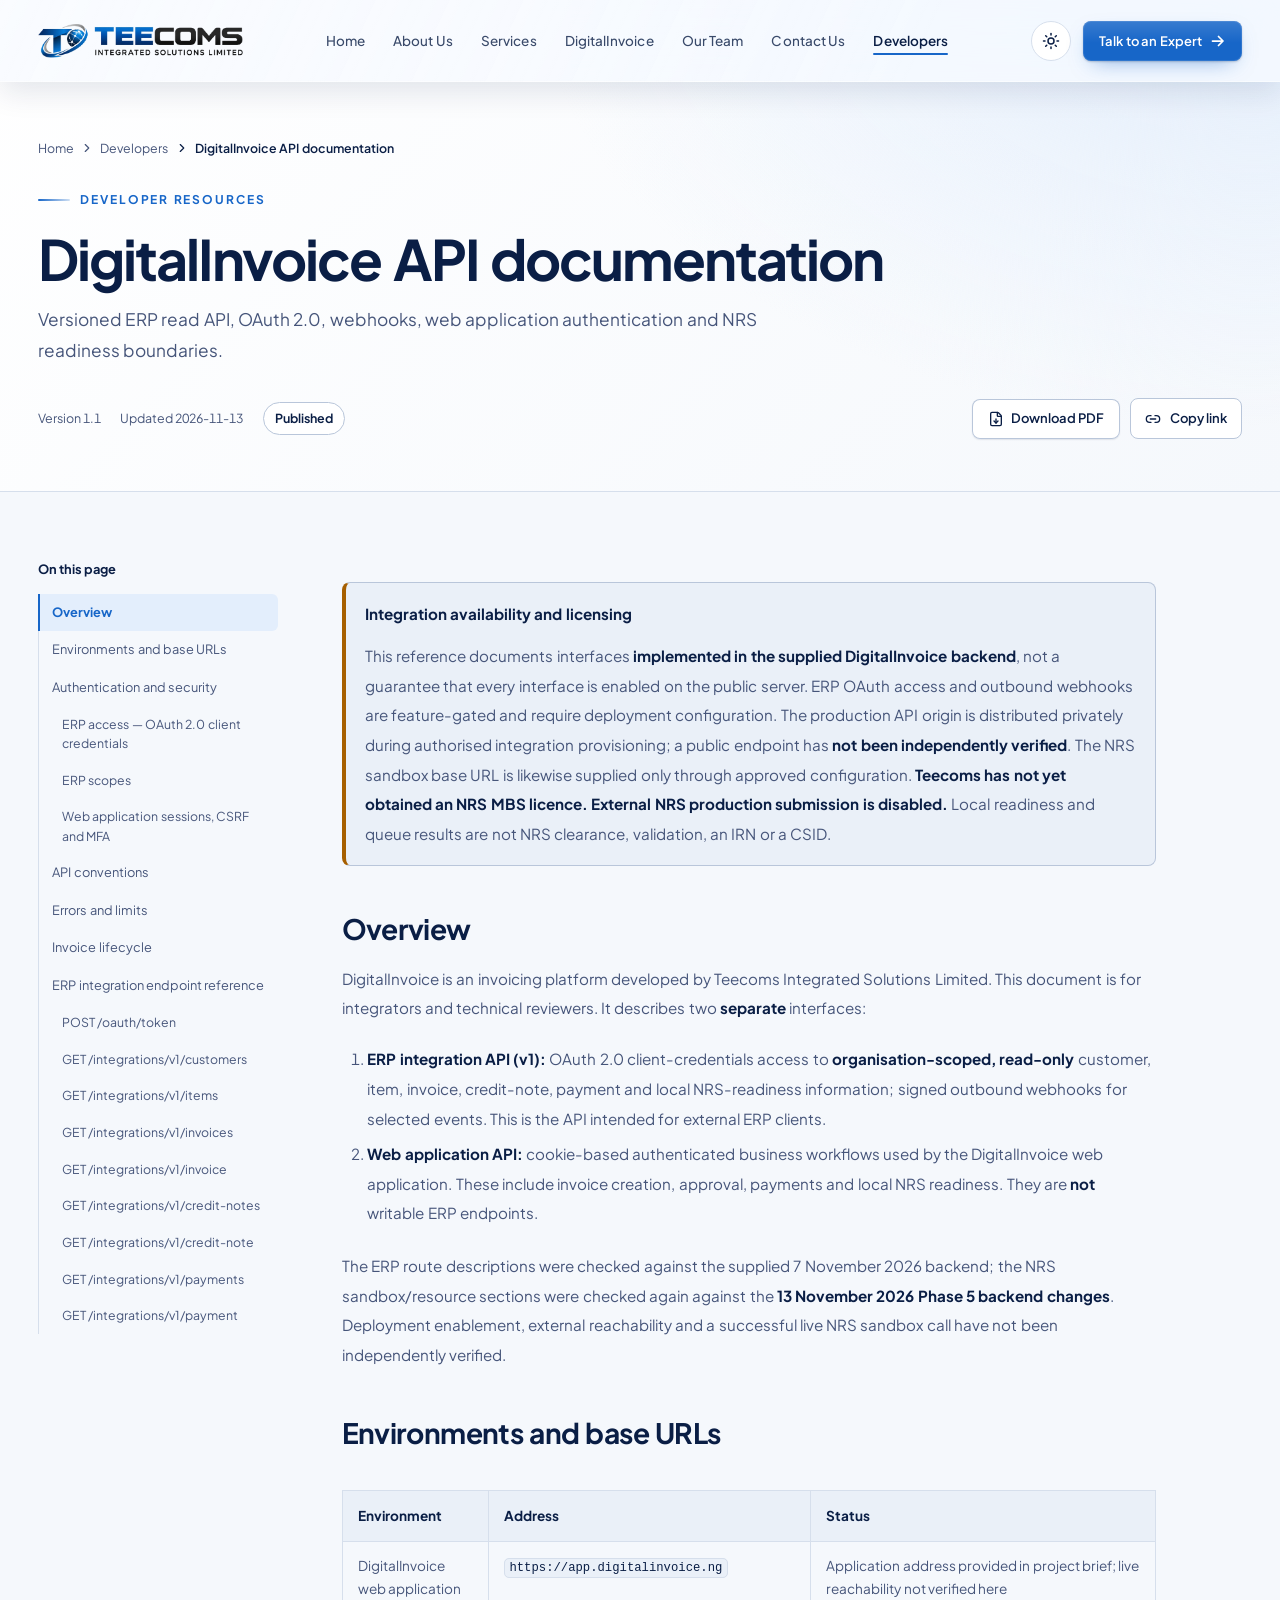
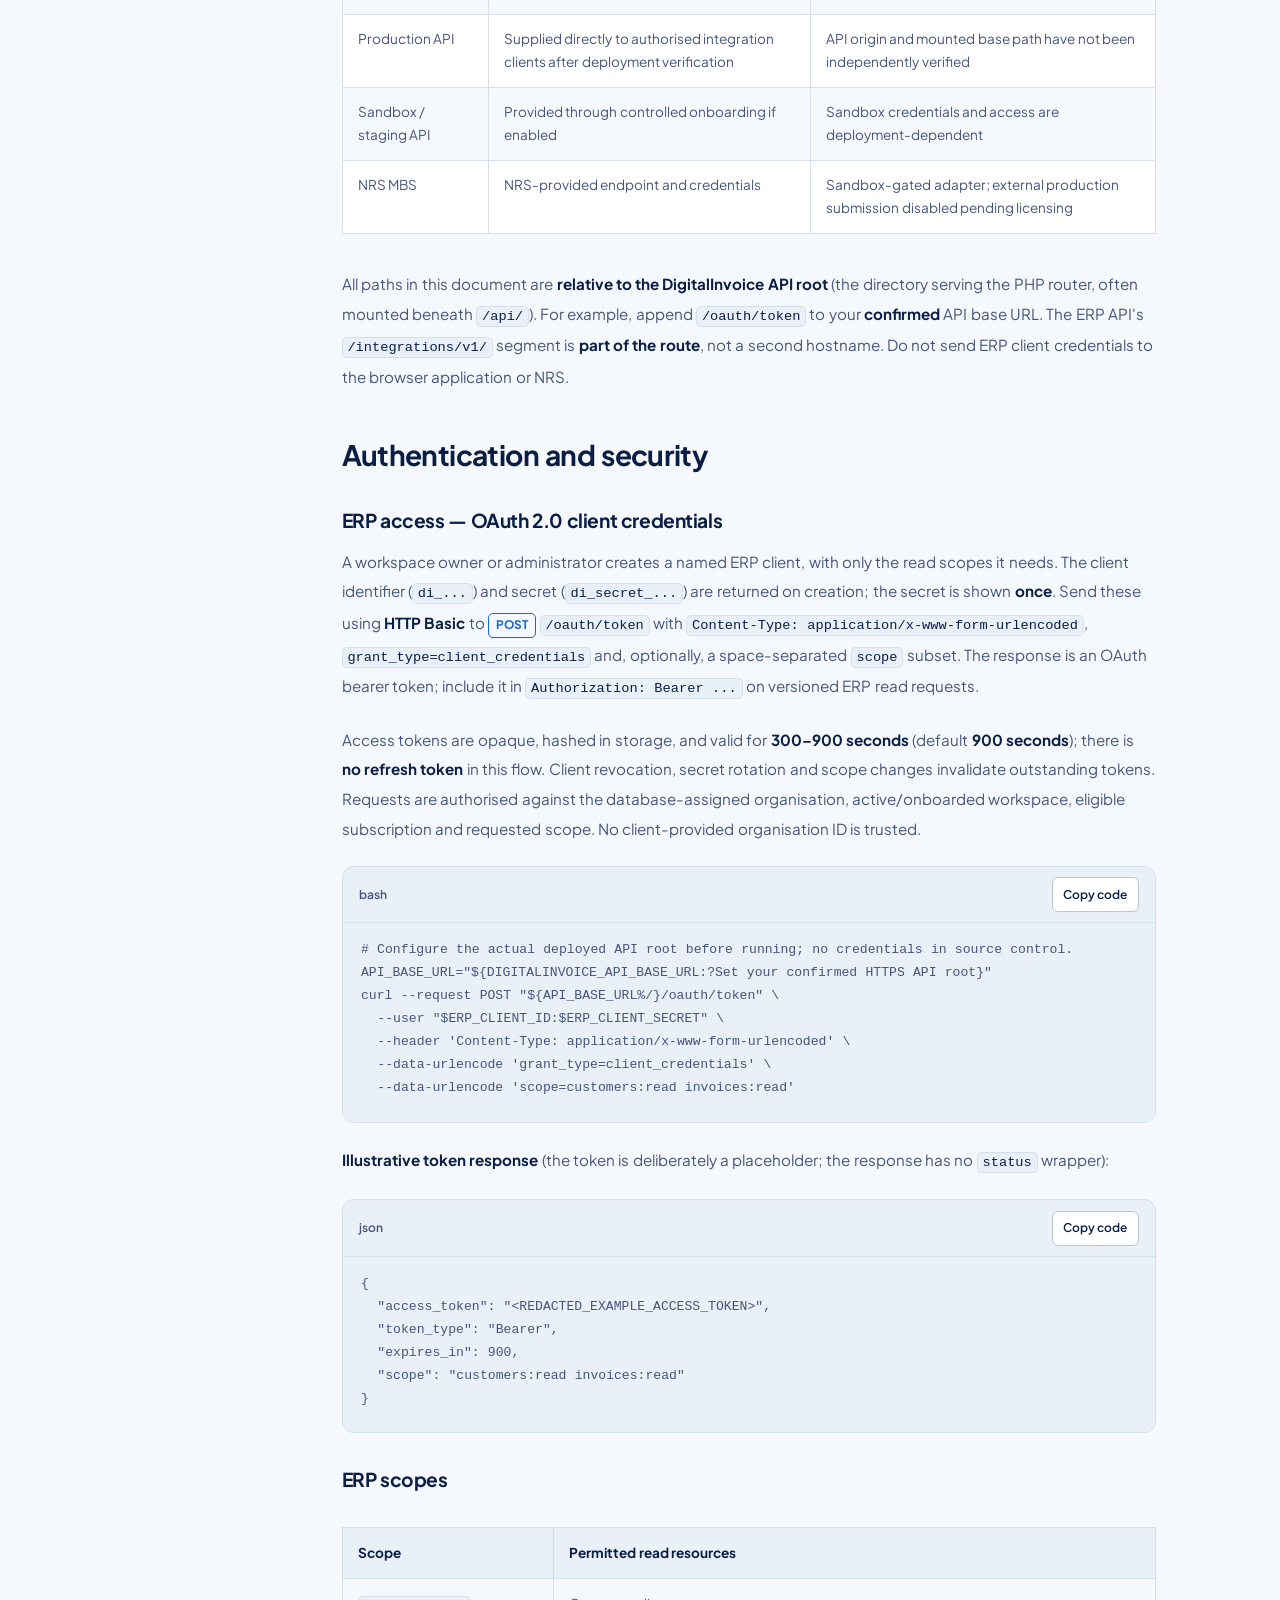
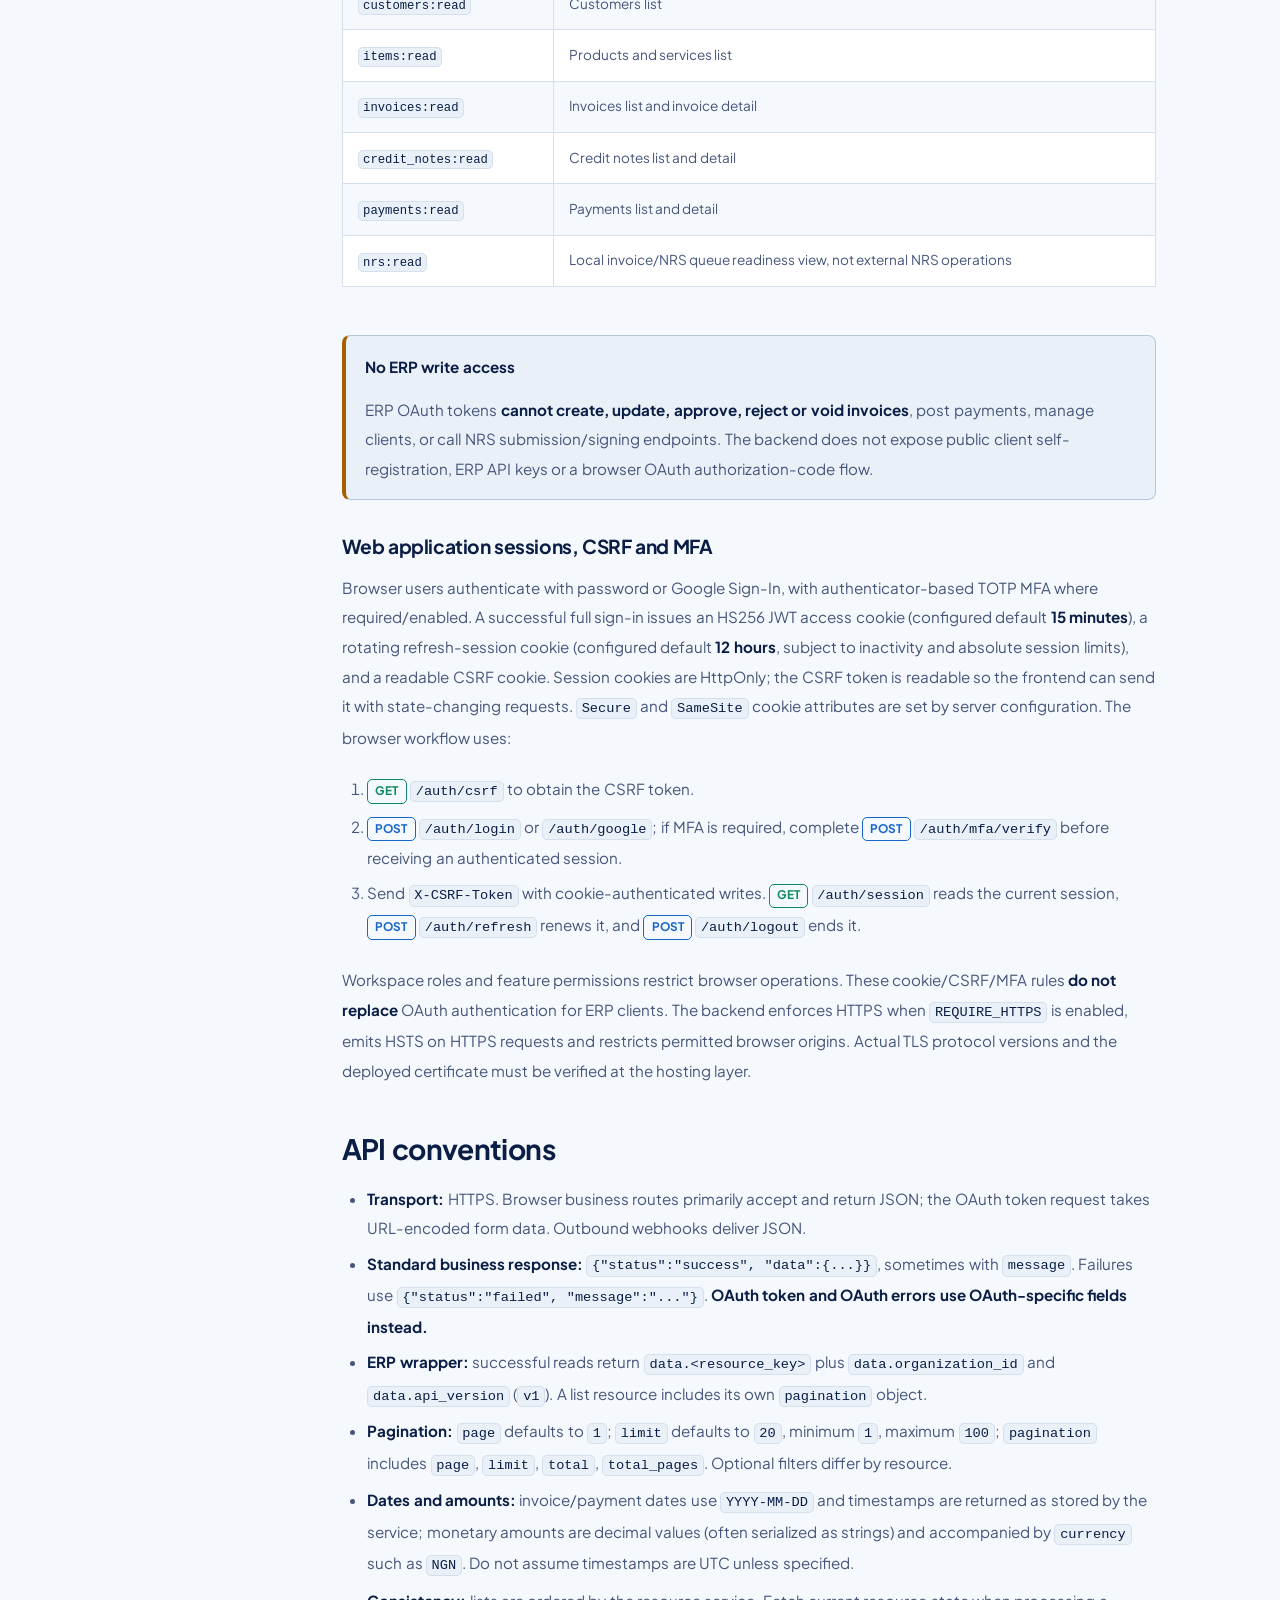
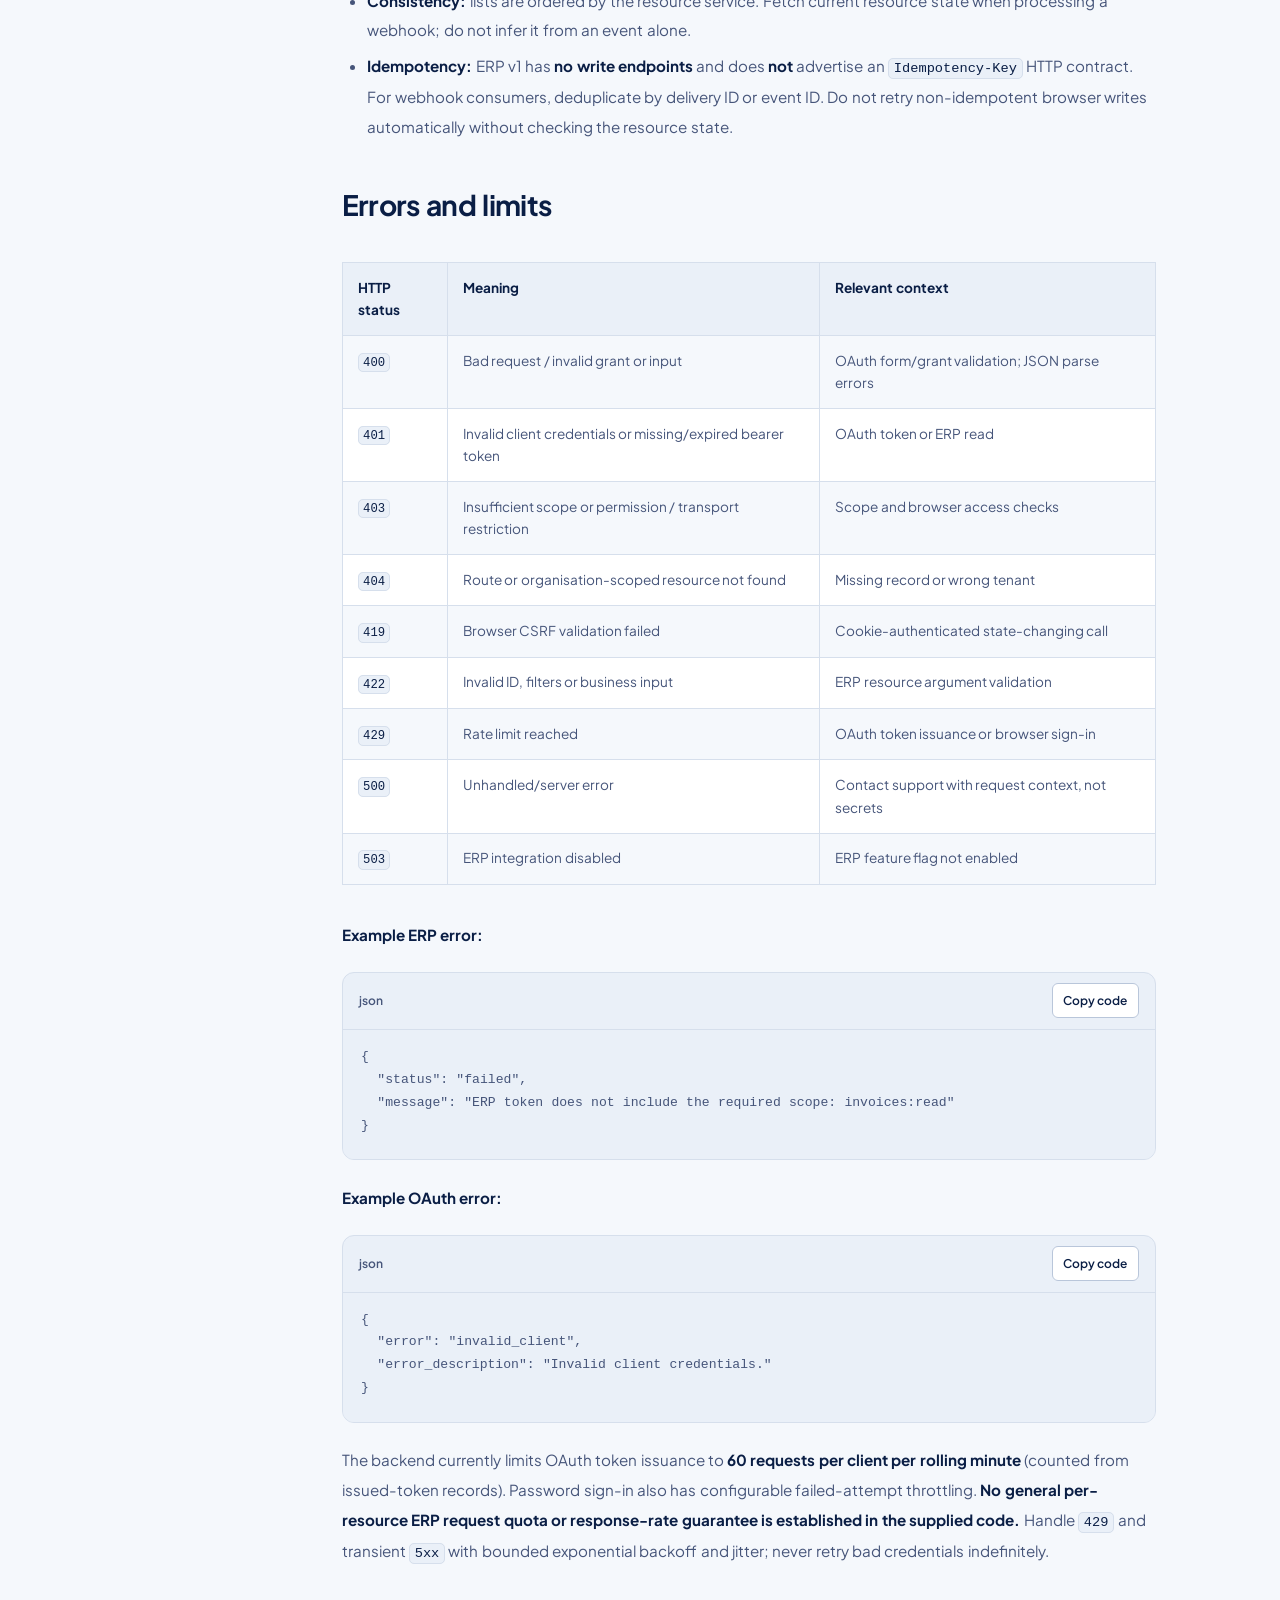
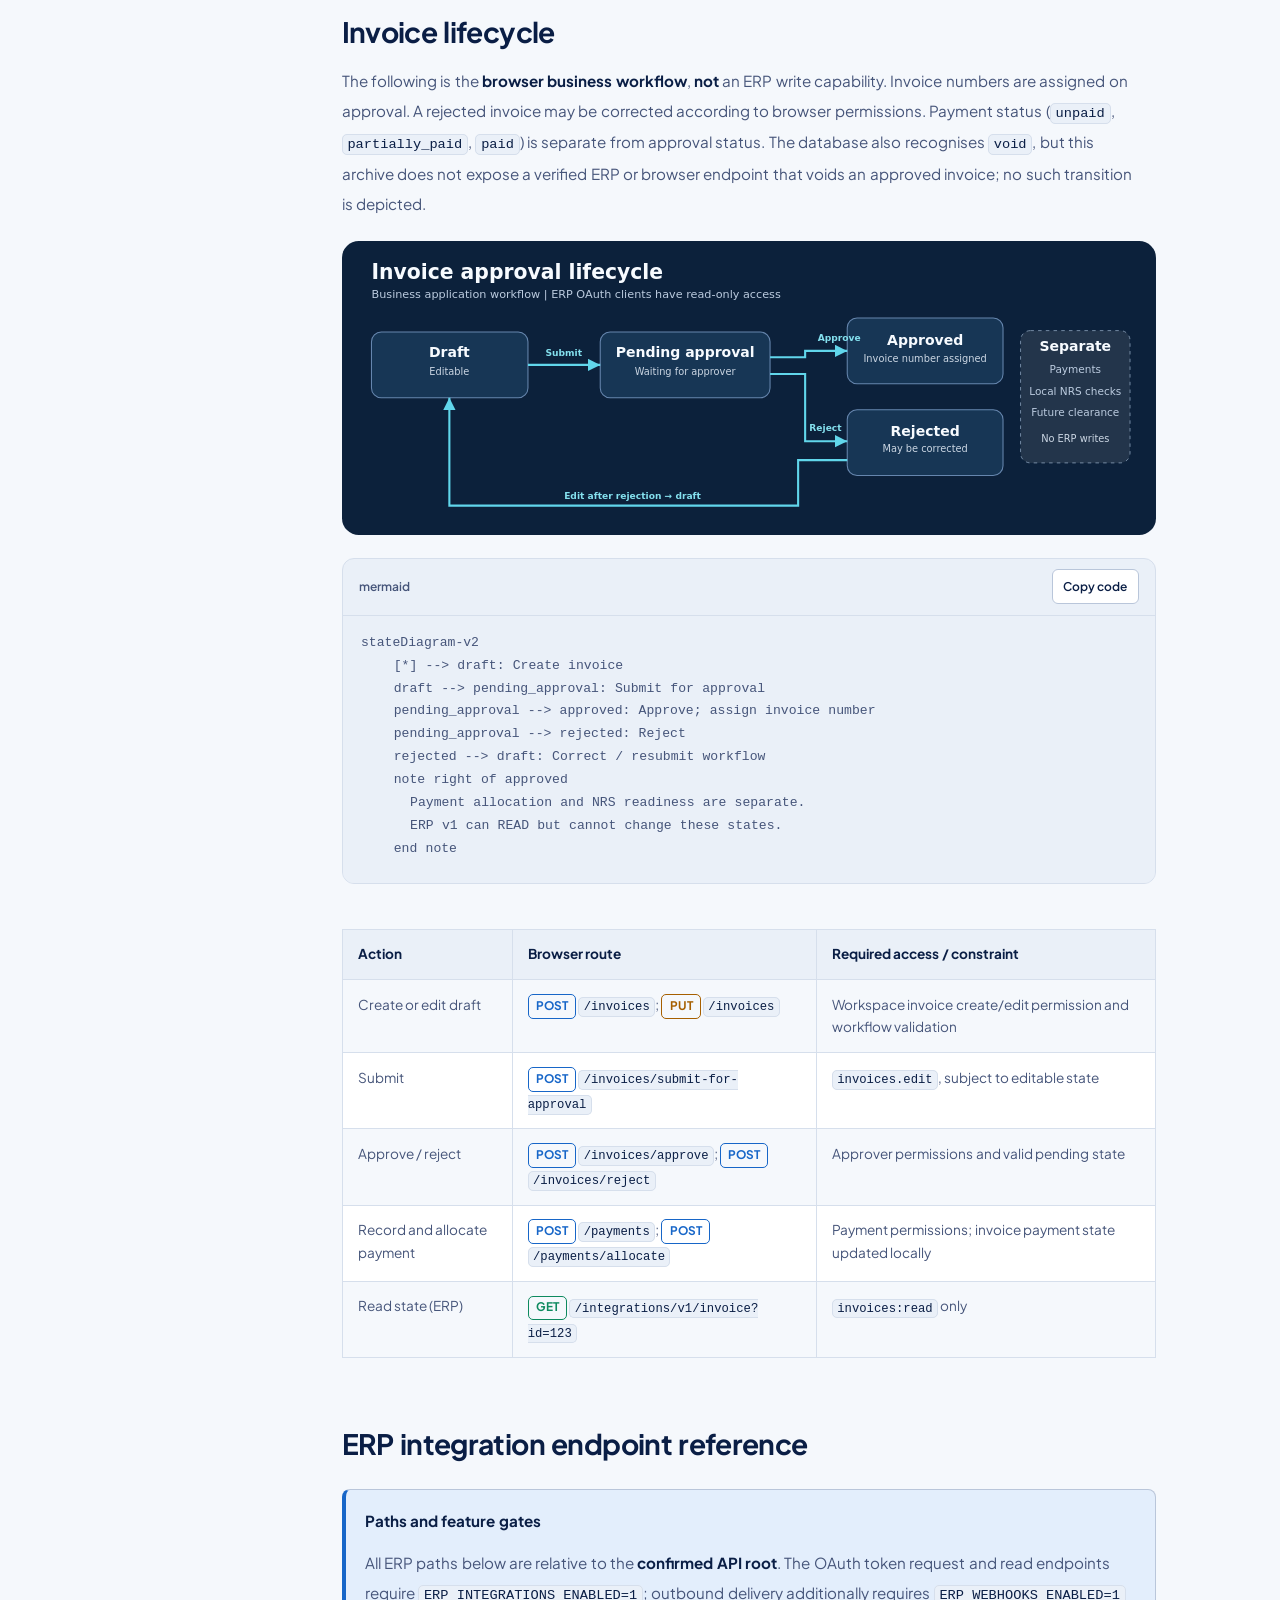
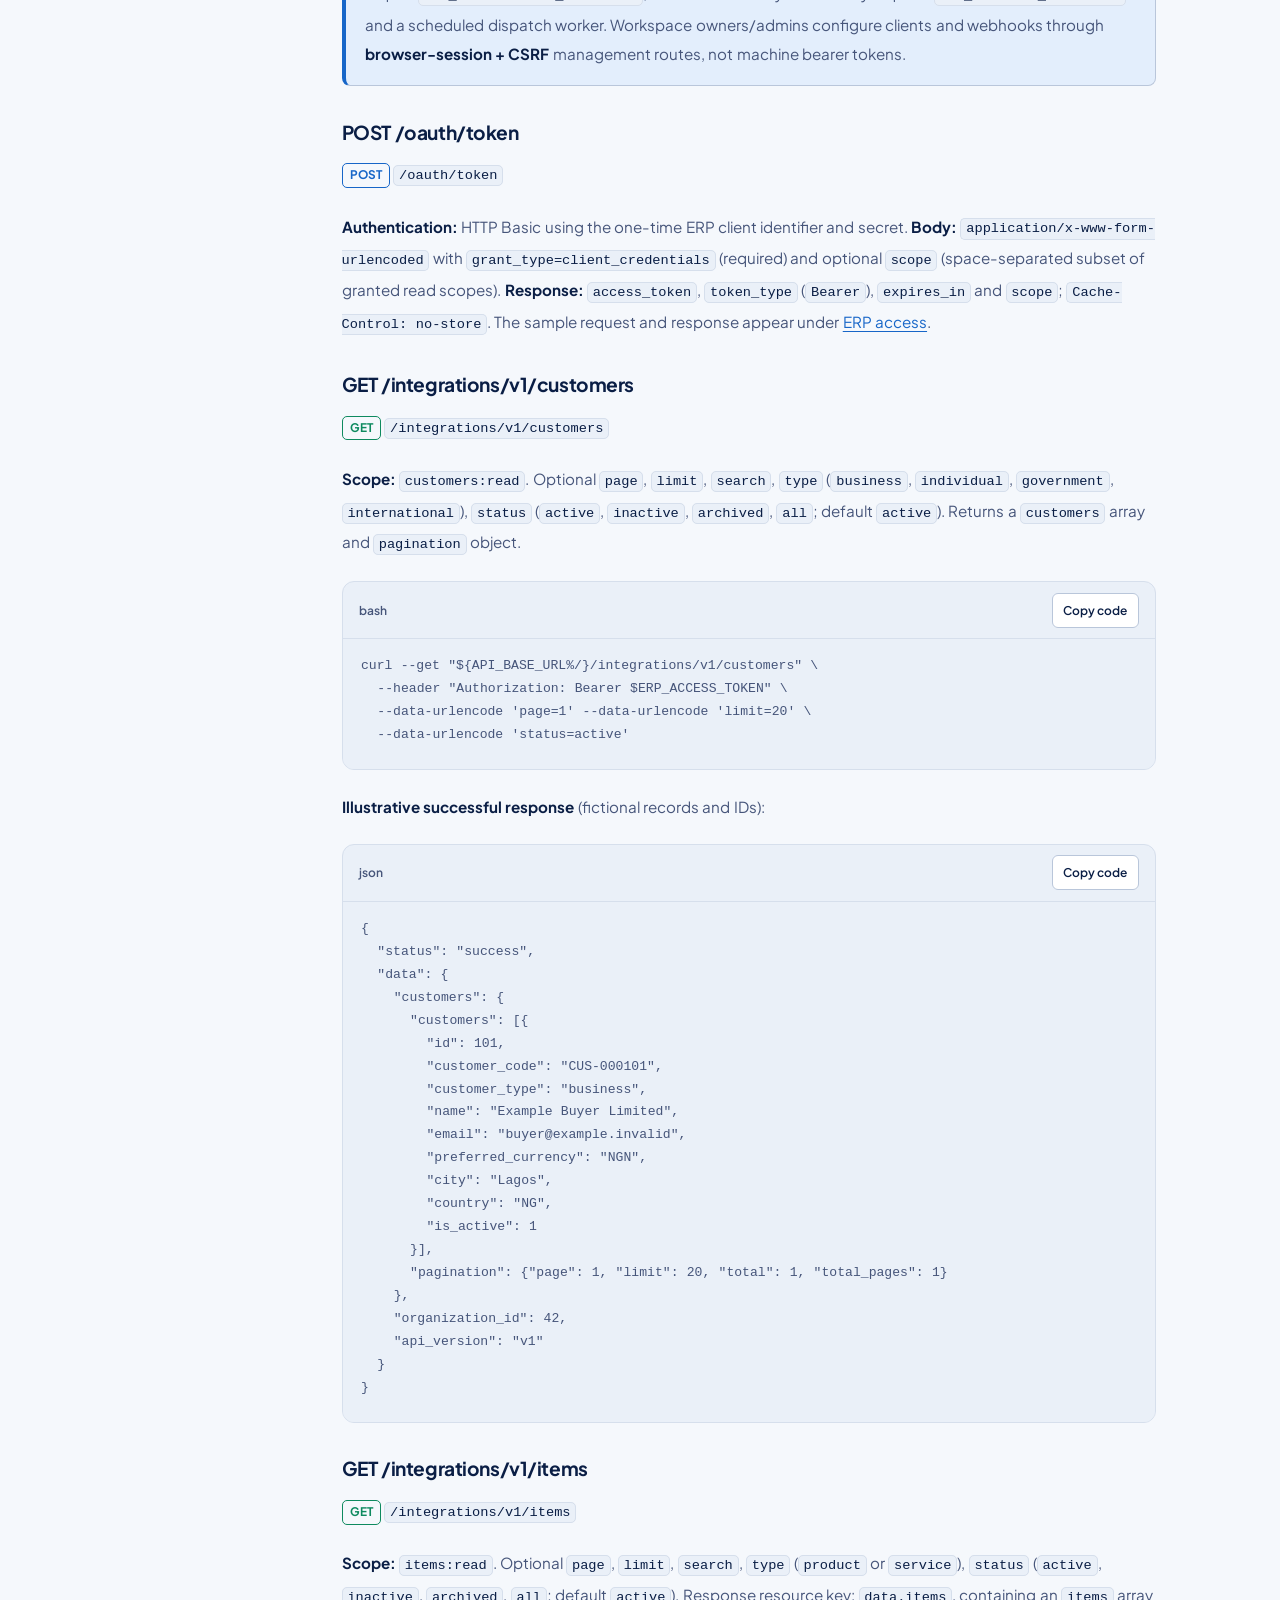
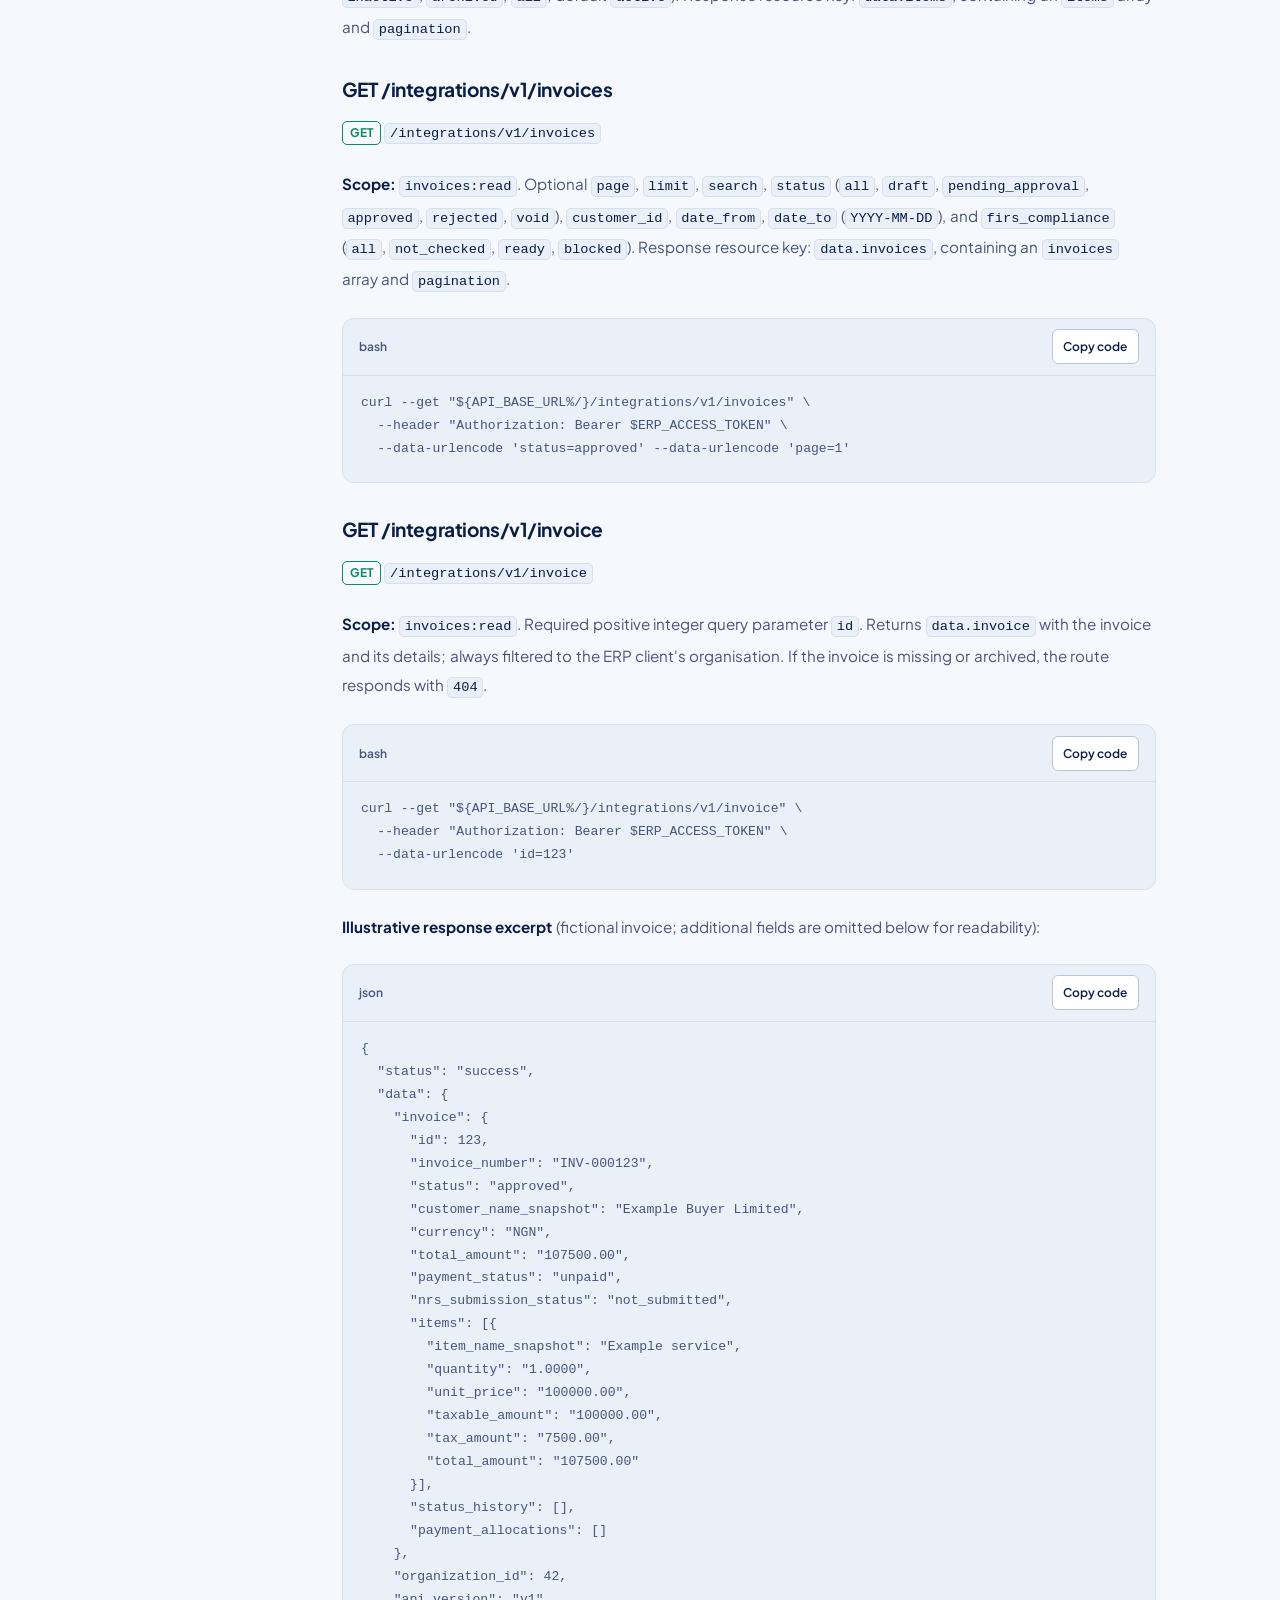
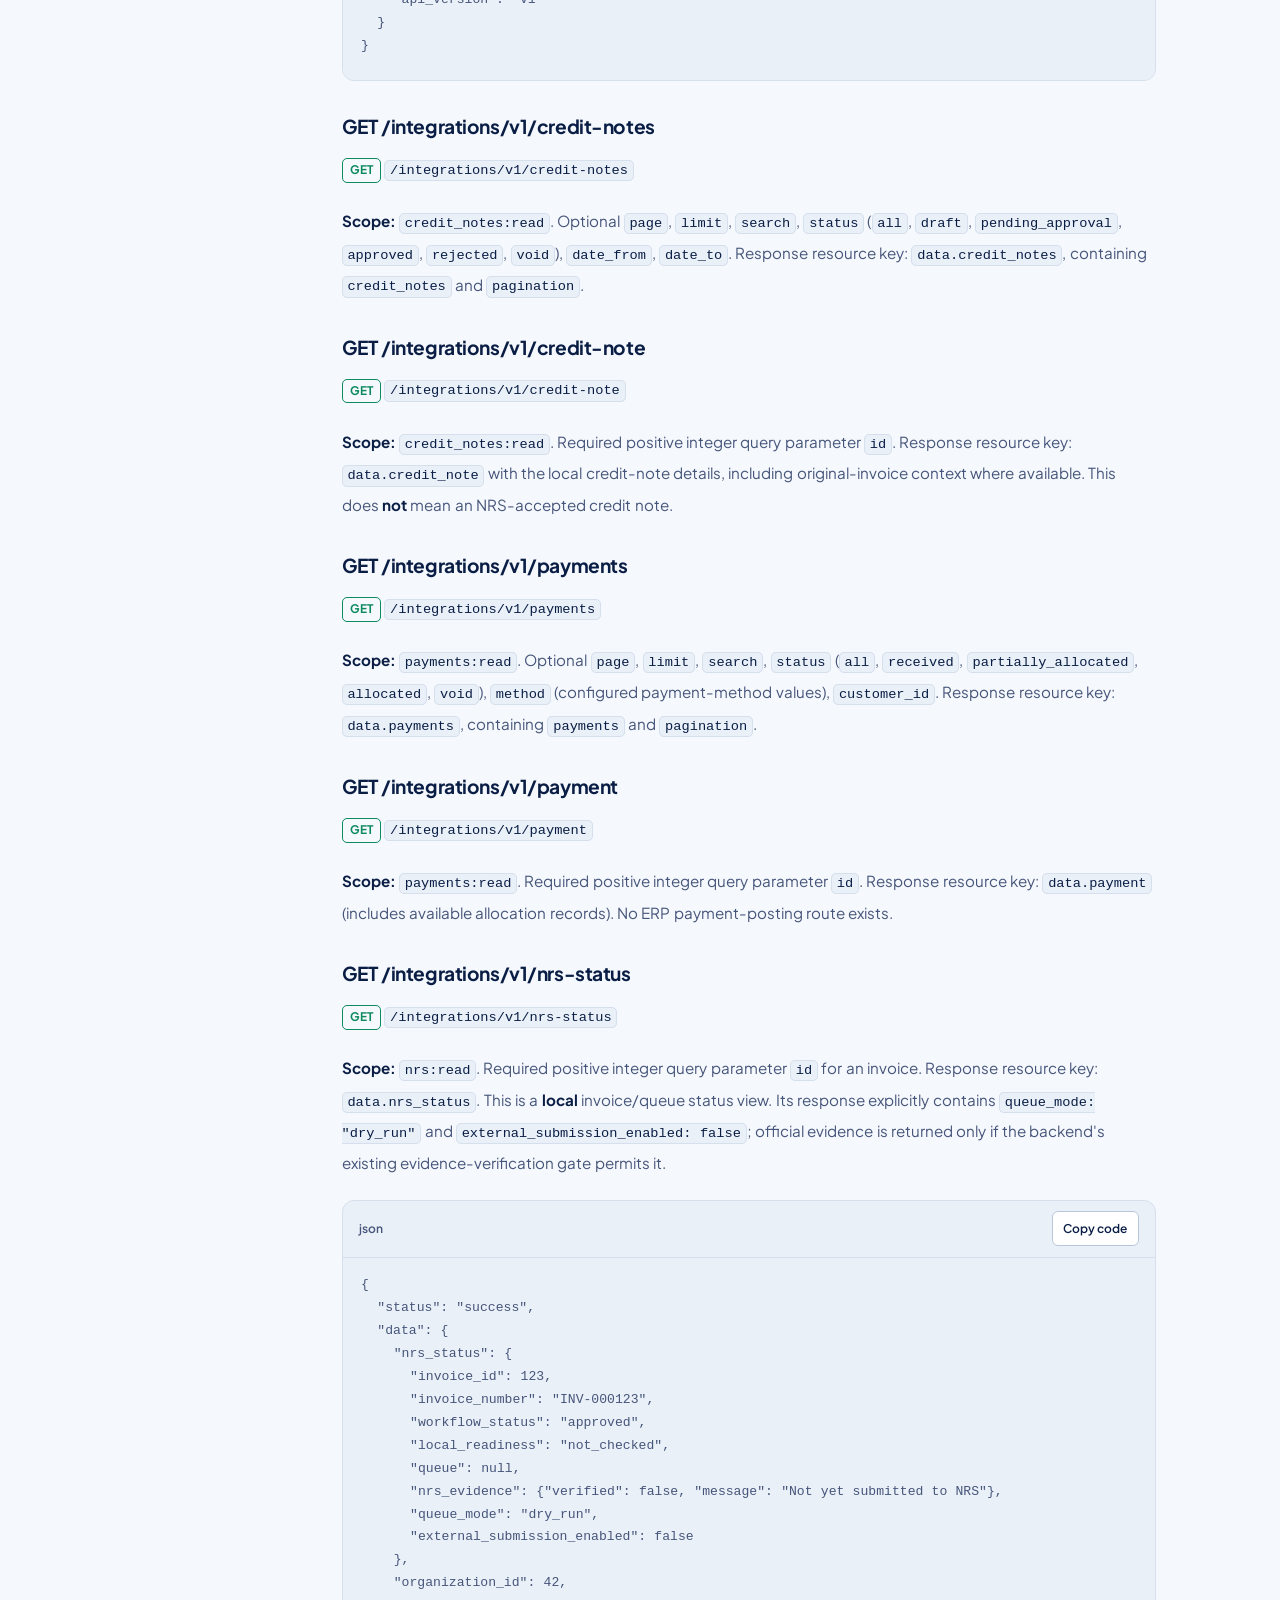
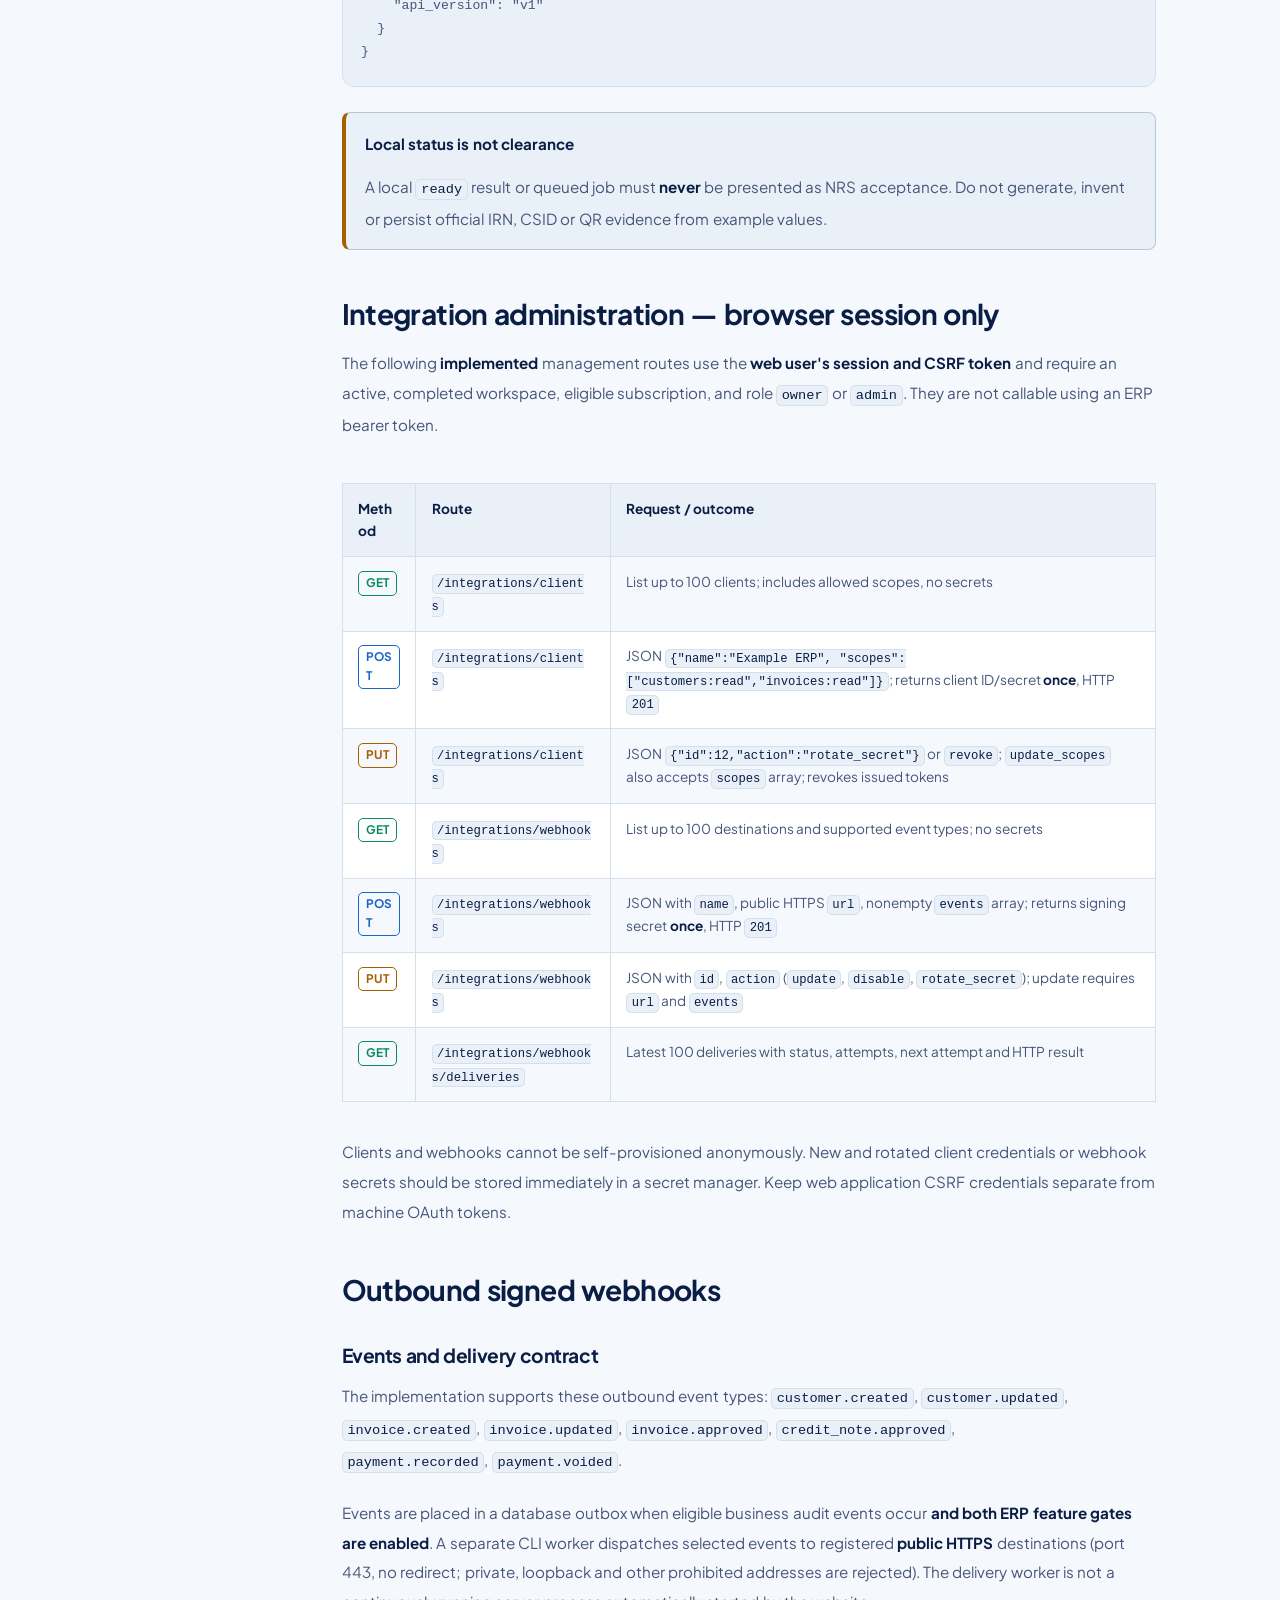
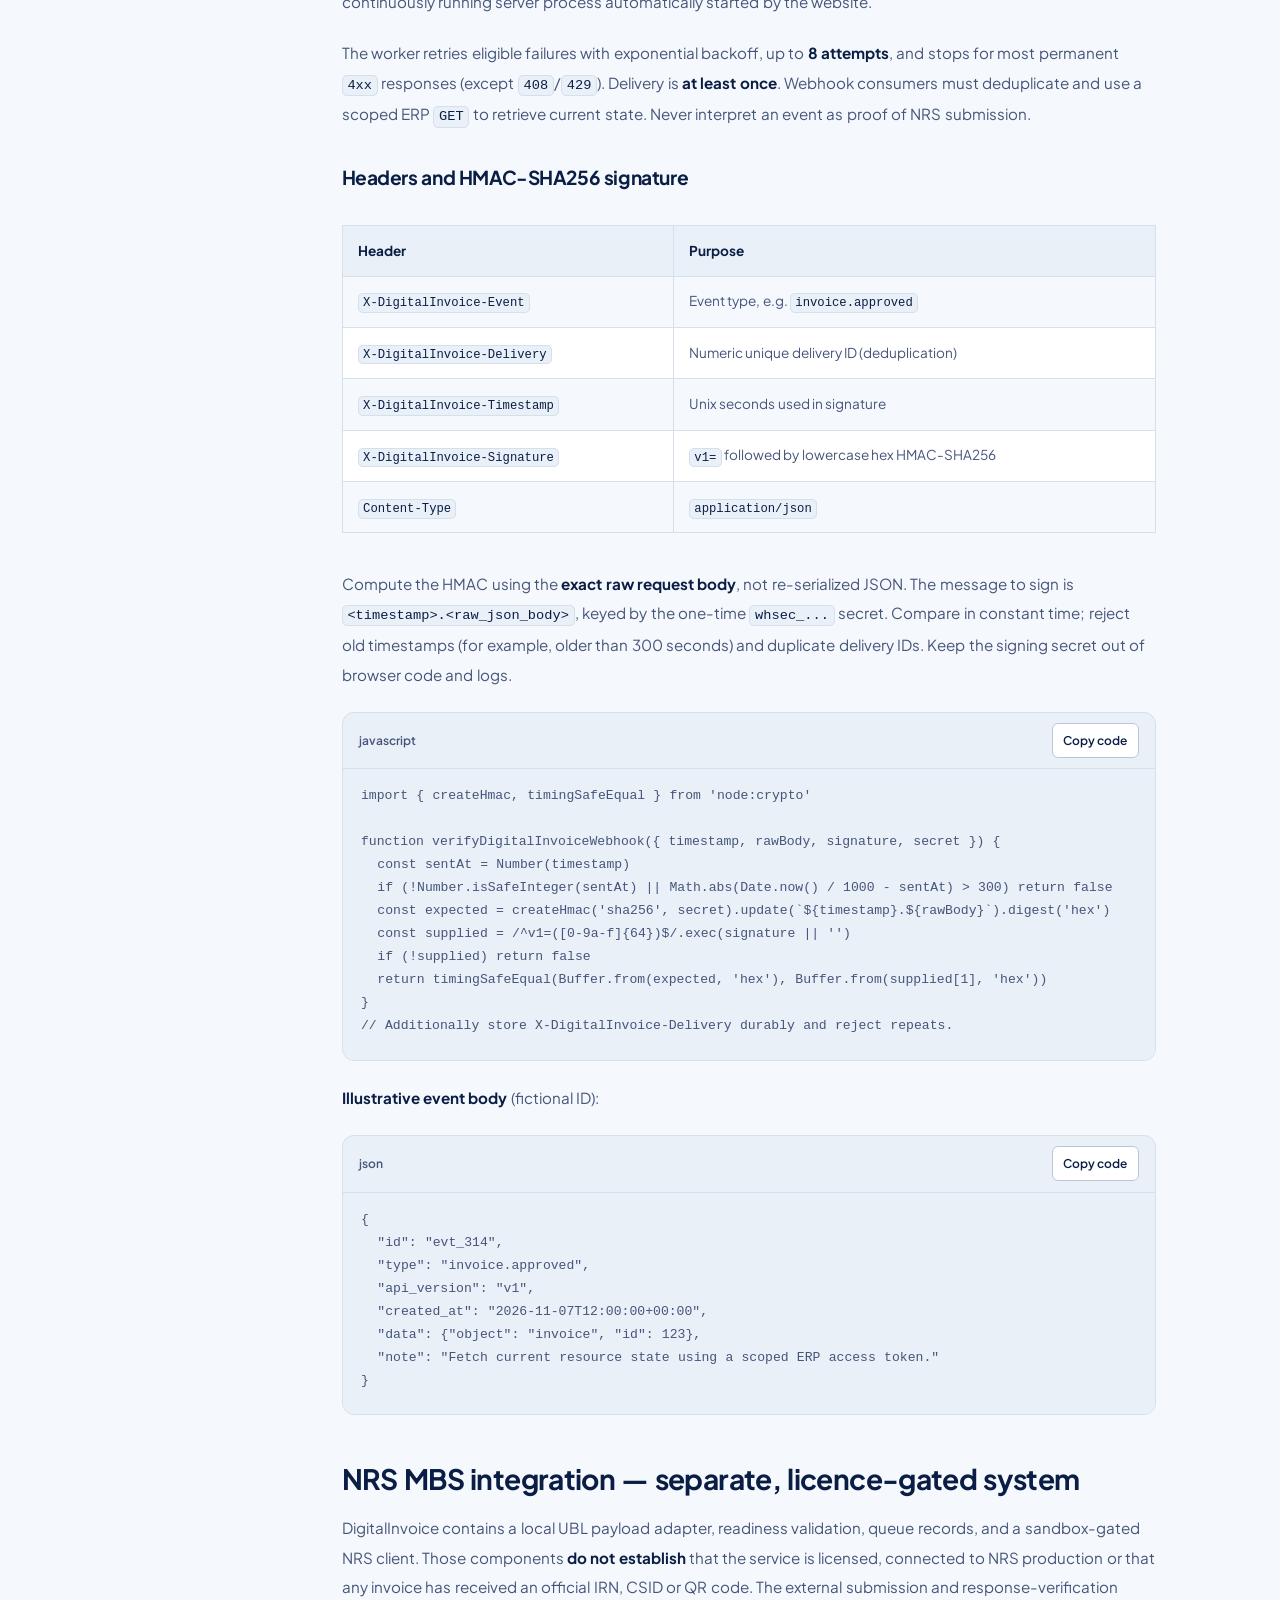
<file: developers/api/index.html>
<!DOCTYPE html><html lang="en-NG" class="jakarta_3c4cb340-module__wAA7DG__variable"><head><meta charSet="utf-8"/><meta name="viewport" content="width=device-width, initial-scale=1, viewport-fit=cover"/><link rel="preload" href="/_next/static/media/PlusJakartaSans_Variable-s.p.1xh6pintd6r8e.woff2" as="font" crossorigin="" type="font/woff2"/><link rel="preload" as="image" href="/images/brand/teecoms-logo-light.webp" fetchPriority="high"/><link rel="preload" as="image" href="/images/brand/teecoms-logo-dark.webp" fetchPriority="high"/><link rel="stylesheet" href="/_next/static/chunks/0kmedgmx6yxsl.css" data-precedence="next"/><link rel="stylesheet" href="/_next/static/chunks/2s8caz5is_69m.css" data-precedence="next"/><link rel="preload" as="script" fetchPriority="low" href="/_next/static/chunks/07nldpx3i6mc_.js"/><script src="/_next/static/chunks/2i51e627rllld.js" async=""></script><script src="/_next/static/chunks/3byuobrkyz9bj.js" async=""></script><script src="/_next/static/chunks/2g3ca-z4pfuox.js" async=""></script><script src="/_next/static/chunks/turbopack-3vj2sv30h24qt.js" async=""></script><script src="/_next/static/chunks/2d9-549fa9lsx.js" async="" crossorigin=""></script><script src="/_next/static/chunks/3ltkfh-jfb0w5.js" async="" crossorigin=""></script><meta name="theme-color" content="#f5f8fc" media="(prefers-color-scheme: light)"/><meta name="theme-color" content="#09131f" media="(prefers-color-scheme: dark)"/><title>DigitalInvoice API documentation | Teecoms Developers</title><meta name="description" content="Versioned ERP read API, OAuth 2.0, webhooks, web application authentication and NRS readiness boundaries."/><meta name="application-name" content="Teecoms"/><meta name="robots" content="index, follow"/><link rel="canonical" href="https://teecomsintegratedsolutions.ng/developers/api/"/><meta property="og:title" content="DigitalInvoice API documentation"/><meta property="og:description" content="Versioned ERP read API, OAuth 2.0, webhooks, web application authentication and NRS readiness boundaries."/><meta property="og:url" content="https://teecomsintegratedsolutions.ng/developers/api/"/><meta property="og:site_name" content="Teecoms Integrated Solutions Limited"/><meta property="og:type" content="article"/><meta name="twitter:card" content="summary"/><meta name="twitter:title" content="DigitalInvoice API documentation"/><meta name="twitter:description" content="Versioned ERP read API, OAuth 2.0, webhooks, web application authentication and NRS readiness boundaries."/><link rel="icon" href="/favicon.ico?favicon.21jmh47o6ka37.ico" sizes="48x48" type="image/x-icon"/><link rel="icon" href="/icon.png?icon.27wehsmtjxnoq.png" sizes="512x512" type="image/png"/><link rel="icon" href="/icon.svg?icon.1j900kea6-_sk.svg" sizes="any" type="image/svg+xml"/><link rel="apple-touch-icon" href="/apple-icon.png?apple-icon.0lf8wu054ljsr.png" sizes="180x180" type="image/png"/><meta name="next-size-adjust" content=""/><script>(function(){try{var t=localStorage.getItem('teecoms-theme');if(t!=='light'&&t!=='dark'){t=matchMedia('(prefers-color-scheme: dark)').matches?'dark':'light'}var r=document.documentElement;r.dataset.theme=t;r.style.colorScheme=t}catch(e){}})()</script><script src="/_next/static/chunks/0cz1d0mv5g_q7.js" noModule=""></script></head><body><div hidden=""><!--$--><!--/$--></div><a class="Header-module__lnUIdW__skip" href="#main">Skip to content</a><header class="Header-module__lnUIdW__header" data-scrolled="true" data-document="true"><div class="container Header-module__lnUIdW__bar"><a href="/" class="Header-module__lnUIdW__brand" aria-label="Teecoms, home"><span class="" style="display:inline-flex"><img src="/images/brand/teecoms-logo-light.webp" alt="Teecoms Integrated Solutions Limited" class="on-light-only" width="205" height="34" decoding="async" loading="eager" fetchPriority="high" style="width:auto;height:34px"/><img src="/images/brand/teecoms-logo-dark.webp" alt="" aria-hidden="true" class="on-dark-only" width="205" height="34" decoding="async" loading="eager" fetchPriority="high" style="width:auto;height:34px"/></span></a><nav class="Header-module__lnUIdW__nav" aria-label="Main"><ul><li><a href="/#home" class="Header-module__lnUIdW__link" data-active="false">Home</a></li><li><a href="/#about" class="Header-module__lnUIdW__link" data-active="false">About Us</a></li><li><a href="/#services" class="Header-module__lnUIdW__link" data-active="false">Services</a></li><li><a href="/#digitalinvoice" class="Header-module__lnUIdW__link" data-active="false">DigitalInvoice</a></li><li><a href="/#team" class="Header-module__lnUIdW__link" data-active="false">Our Team</a></li><li><a href="/#contact" class="Header-module__lnUIdW__link" data-active="false">Contact Us</a></li><li><a href="/developers/" class="Header-module__lnUIdW__link" data-active="true" aria-current="page">Developers</a></li></ul></nav><div class="Header-module__lnUIdW__actions"><button type="button" class="ThemeToggle-module__BDCMra__toggle " data-tone="auto" aria-label="Switch to dark mode" aria-pressed="false"><span class="ThemeToggle-module__BDCMra__icon" data-active="true"><svg xmlns="http://www.w3.org/2000/svg" width="18" height="18" viewBox="0 0 24 24" fill="none" stroke="currentColor" stroke-width="2" stroke-linecap="round" stroke-linejoin="round" class="lucide lucide-sun" aria-hidden="true"><circle cx="12" cy="12" r="4"></circle><path d="M12 2v2"></path><path d="M12 20v2"></path><path d="m4.93 4.93 1.41 1.41"></path><path d="m17.66 17.66 1.41 1.41"></path><path d="M2 12h2"></path><path d="M20 12h2"></path><path d="m6.34 17.66-1.41 1.41"></path><path d="m19.07 4.93-1.41 1.41"></path></svg></span><span class="ThemeToggle-module__BDCMra__icon" data-active="false"><svg xmlns="http://www.w3.org/2000/svg" width="18" height="18" viewBox="0 0 24 24" fill="none" stroke="currentColor" stroke-width="2" stroke-linecap="round" stroke-linejoin="round" class="lucide lucide-moon" aria-hidden="true"><path d="M20.985 12.486a9 9 0 1 1-9.473-9.472c.405-.022.617.46.402.803a6 6 0 0 0 8.268 8.268c.344-.215.825-.004.803.401"></path></svg></span></button><a href="/#contact" class="Button-module__8RiFmG__button Header-module__lnUIdW__cta" data-variant="primary" data-size="sm" data-shine="hover"><span class="Button-module__8RiFmG__label">Talk to an Expert</span><span class="Button-module__8RiFmG__arrow"><svg viewBox="0 0 16 16" aria-hidden="true" focusable="false"><path d="M2.5 8h10M8.5 3.5 13 8l-4.5 4.5"></path></svg><svg viewBox="0 0 16 16" aria-hidden="true" focusable="false"><path d="M2.5 8h10M8.5 3.5 13 8l-4.5 4.5"></path></svg></span></a><button type="button" class="Header-module__lnUIdW__menuButton" aria-expanded="false" aria-controls="mobile-menu"><svg xmlns="http://www.w3.org/2000/svg" width="22" height="22" viewBox="0 0 24 24" fill="none" stroke="currentColor" stroke-width="2" stroke-linecap="round" stroke-linejoin="round" class="lucide lucide-menu" aria-hidden="true"><path d="M4 5h16"></path><path d="M4 12h16"></path><path d="M4 19h16"></path></svg><span class="sr-only">Open menu</span></button></div></div></header><div id="mobile-menu" class="Header-module__lnUIdW__sheet" data-open="false" role="dialog" aria-modal="true" aria-label="Menu" inert=""><div class="Header-module__lnUIdW__sheetTop"><span class="" style="display:inline-flex"><img src="/images/brand/teecoms-logo-light.webp" alt="Teecoms Integrated Solutions Limited" class="on-light-only" width="193" height="32" decoding="async" loading="lazy" style="width:auto;height:32px"/><img src="/images/brand/teecoms-logo-dark.webp" alt="" aria-hidden="true" class="on-dark-only" width="193" height="32" decoding="async" loading="lazy" style="width:auto;height:32px"/></span><button type="button" class="Header-module__lnUIdW__menuButton"><svg xmlns="http://www.w3.org/2000/svg" width="22" height="22" viewBox="0 0 24 24" fill="none" stroke="currentColor" stroke-width="2" stroke-linecap="round" stroke-linejoin="round" class="lucide lucide-x" aria-hidden="true"><path d="M18 6 6 18"></path><path d="m6 6 12 12"></path></svg><span class="sr-only">Close menu</span></button></div><ul class="Header-module__lnUIdW__sheetLinks"><li style="--i:0"><a href="/#home" data-active="false">Home</a></li><li style="--i:1"><a href="/#about" data-active="false">About Us</a></li><li style="--i:2"><a href="/#services" data-active="false">Services</a></li><li style="--i:3"><a href="/#digitalinvoice" data-active="false">DigitalInvoice</a></li><li style="--i:4"><a href="/#team" data-active="false">Our Team</a></li><li style="--i:5"><a href="/#contact" data-active="false">Contact Us</a></li><li style="--i:6"><a href="/developers/" data-active="true" aria-current="page">Developers</a></li></ul><div class="Header-module__lnUIdW__sheetFoot"><a href="/#contact" class="Button-module__8RiFmG__button " data-variant="primary" data-size="md" data-shine="hover"><span class="Button-module__8RiFmG__label">Talk to an Expert</span><span class="Button-module__8RiFmG__arrow"><svg viewBox="0 0 16 16" aria-hidden="true" focusable="false"><path d="M2.5 8h10M8.5 3.5 13 8l-4.5 4.5"></path></svg><svg viewBox="0 0 16 16" aria-hidden="true" focusable="false"><path d="M2.5 8h10M8.5 3.5 13 8l-4.5 4.5"></path></svg></span></a><button type="button" class="ThemeToggle-module__BDCMra__toggle " data-tone="auto" aria-label="Switch to dark mode" aria-pressed="false"><span class="ThemeToggle-module__BDCMra__icon" data-active="true"><svg xmlns="http://www.w3.org/2000/svg" width="18" height="18" viewBox="0 0 24 24" fill="none" stroke="currentColor" stroke-width="2" stroke-linecap="round" stroke-linejoin="round" class="lucide lucide-sun" aria-hidden="true"><circle cx="12" cy="12" r="4"></circle><path d="M12 2v2"></path><path d="M12 20v2"></path><path d="m4.93 4.93 1.41 1.41"></path><path d="m17.66 17.66 1.41 1.41"></path><path d="M2 12h2"></path><path d="M20 12h2"></path><path d="m6.34 17.66-1.41 1.41"></path><path d="m19.07 4.93-1.41 1.41"></path></svg></span><span class="ThemeToggle-module__BDCMra__icon" data-active="false"><svg xmlns="http://www.w3.org/2000/svg" width="18" height="18" viewBox="0 0 24 24" fill="none" stroke="currentColor" stroke-width="2" stroke-linecap="round" stroke-linejoin="round" class="lucide lucide-moon" aria-hidden="true"><path d="M20.985 12.486a9 9 0 1 1-9.473-9.472c.405-.022.617.46.402.803a6 6 0 0 0 8.268 8.268c.344-.215.825-.004.803.401"></path></svg></span></button></div></div><main id="main" class="DocsLayout-module__pYLoOa__page"><div class="DocsHeader-module__2F8vLq__band"><div class="container DocsHeader-module__2F8vLq__inner"><nav class="DocsHeader-module__2F8vLq__breadcrumbs" aria-label="Breadcrumb"><ol><li><a href="/">Home</a></li><li><svg xmlns="http://www.w3.org/2000/svg" width="14" height="14" viewBox="0 0 24 24" fill="none" stroke="currentColor" stroke-width="2" stroke-linecap="round" stroke-linejoin="round" class="lucide lucide-chevron-right" aria-hidden="true"><path d="m9 18 6-6-6-6"></path></svg><a href="/developers/">Developers</a></li><li aria-current="page"><svg xmlns="http://www.w3.org/2000/svg" width="14" height="14" viewBox="0 0 24 24" fill="none" stroke="currentColor" stroke-width="2" stroke-linecap="round" stroke-linejoin="round" class="lucide lucide-chevron-right" aria-hidden="true"><path d="m9 18 6-6-6-6"></path></svg><span>DigitalInvoice API documentation</span></li></ol></nav><p class="Eyebrow-module__xQzhpG__eyebrow " data-tone="brand">Developer resources</p><h1 class="DocsHeader-module__2F8vLq__title">DigitalInvoice API documentation</h1><p class="DocsHeader-module__2F8vLq__description">Versioned ERP read API, OAuth 2.0, webhooks, web application authentication and NRS readiness boundaries.</p><div class="DocsHeader-module__2F8vLq__bottom"><div class="DocsHeader-module__2F8vLq__meta" aria-label="Document information"><span>Version <!-- -->1.1</span><span>Updated <!-- -->2026-11-13</span><span class="DocsHeader-module__2F8vLq__status" data-status="published">published</span></div><div class="DocsHeader-module__2F8vLq__actions"><a href="/docs/digitalinvoice-api-documentation-v1.1.pdf" class="Button-module__8RiFmG__button " data-variant="outline" data-size="sm" data-shine="hover" download=""><span class="Button-module__8RiFmG__label"><svg xmlns="http://www.w3.org/2000/svg" width="16" height="16" viewBox="0 0 24 24" fill="none" stroke="currentColor" stroke-width="2" stroke-linecap="round" stroke-linejoin="round" class="lucide lucide-file-down" aria-hidden="true"><path d="M6 22a2 2 0 0 1-2-2V4a2 2 0 0 1 2-2h8a2.4 2.4 0 0 1 1.704.706l3.588 3.588A2.4 2.4 0 0 1 20 8v12a2 2 0 0 1-2 2z"></path><path d="M14 2v5a1 1 0 0 0 1 1h5"></path><path d="M12 18v-6"></path><path d="m9 15 3 3 3-3"></path></svg> Download PDF</span></a><button type="button" class="DocsCopyLink-module__2d2yiG__button" aria-label="Copy this document&#x27;s link"><svg xmlns="http://www.w3.org/2000/svg" width="16" height="16" viewBox="0 0 24 24" fill="none" stroke="currentColor" stroke-width="2" stroke-linecap="round" stroke-linejoin="round" class="lucide lucide-link-2" aria-hidden="true"><path d="M9 17H7A5 5 0 0 1 7 7h2"></path><path d="M15 7h2a5 5 0 1 1 0 10h-2"></path><line x1="8" x2="16" y1="12" y2="12"></line></svg>Copy link</button></div></div></div></div><div class="container DocsLayout-module__pYLoOa__content"><aside class="DocsLayout-module__pYLoOa__sidebar"><nav class="DocsToc-module__SyX_Wa__nav" aria-label="On this page"><button type="button" class="DocsToc-module__SyX_Wa__mobileTrigger" aria-expanded="false" aria-controls="docs-toc-list"><svg xmlns="http://www.w3.org/2000/svg" width="17" height="17" viewBox="0 0 24 24" fill="none" stroke="currentColor" stroke-width="2" stroke-linecap="round" stroke-linejoin="round" class="lucide lucide-list" aria-hidden="true"><path d="M3 5h.01"></path><path d="M3 12h.01"></path><path d="M3 19h.01"></path><path d="M8 5h13"></path><path d="M8 12h13"></path><path d="M8 19h13"></path></svg><span>On this page</span><svg xmlns="http://www.w3.org/2000/svg" width="17" height="17" viewBox="0 0 24 24" fill="none" stroke="currentColor" stroke-width="2" stroke-linecap="round" stroke-linejoin="round" class="lucide lucide-chevron-down" aria-hidden="true" data-expanded="false"><path d="m6 9 6 6 6-6"></path></svg></button><div class="DocsToc-module__SyX_Wa__body" data-expanded="false" id="docs-toc-list"><p class="DocsToc-module__SyX_Wa__heading">On this page</p><ol class="DocsToc-module__SyX_Wa__list"><li data-depth="2"><a href="#overview" aria-current="location">Overview</a></li><li data-depth="2"><a href="#environments-and-base-urls">Environments and base URLs</a></li><li data-depth="2"><a href="#authentication-and-security">Authentication and security</a></li><li data-depth="3"><a href="#erp-access-oauth-20-client-credentials">ERP access — OAuth 2.0 client credentials</a></li><li data-depth="3"><a href="#erp-scopes">ERP scopes</a></li><li data-depth="3"><a href="#web-application-sessions-csrf-and-mfa">Web application sessions, CSRF and MFA</a></li><li data-depth="2"><a href="#api-conventions">API conventions</a></li><li data-depth="2"><a href="#errors-and-limits">Errors and limits</a></li><li data-depth="2"><a href="#invoice-lifecycle">Invoice lifecycle</a></li><li data-depth="2"><a href="#erp-integration-endpoint-reference">ERP integration endpoint reference</a></li><li data-depth="3"><a href="#post-oauthtoken">POST /oauth/token</a></li><li data-depth="3"><a href="#get-integrationsv1customers">GET /integrations/v1/customers</a></li><li data-depth="3"><a href="#get-integrationsv1items">GET /integrations/v1/items</a></li><li data-depth="3"><a href="#get-integrationsv1invoices">GET /integrations/v1/invoices</a></li><li data-depth="3"><a href="#get-integrationsv1invoice">GET /integrations/v1/invoice</a></li><li data-depth="3"><a href="#get-integrationsv1credit-notes">GET /integrations/v1/credit-notes</a></li><li data-depth="3"><a href="#get-integrationsv1credit-note">GET /integrations/v1/credit-note</a></li><li data-depth="3"><a href="#get-integrationsv1payments">GET /integrations/v1/payments</a></li><li data-depth="3"><a href="#get-integrationsv1payment">GET /integrations/v1/payment</a></li><li data-depth="3"><a href="#get-integrationsv1nrs-status">GET /integrations/v1/nrs-status</a></li><li data-depth="2"><a href="#integration-administration-browser-session-only">Integration administration — browser session only</a></li><li data-depth="2"><a href="#outbound-signed-webhooks">Outbound signed webhooks</a></li><li data-depth="3"><a href="#events-and-delivery-contract">Events and delivery contract</a></li><li data-depth="3"><a href="#headers-and-hmac-sha256-signature">Headers and HMAC-SHA256 signature</a></li><li data-depth="2"><a href="#nrs-mbs-integration-separate-licence-gated-system">NRS MBS integration — separate, licence-gated system</a></li><li data-depth="3"><a href="#browser-readiness-operations-not-erp-oauth">Browser readiness operations (not ERP OAuth)</a></li><li data-depth="3"><a href="#phase-5-authorised-sandbox-reference-synchronisation">Phase 5 — authorised sandbox reference synchronisation</a></li><li data-depth="3"><a href="#phase-5-official-code-preflight-and-sandbox-validation">Phase 5 — official-code preflight and sandbox validation</a></li><li data-depth="3"><a href="#signing-and-production-activation-checks">Signing and production activation checks</a></li><li data-depth="2"><a href="#nrs-api-v11-changes-and-authentication-boundary-13-november-2026">NRS API v1.1 changes and authentication boundary — 13 November 2026</a></li><li data-depth="2"><a href="#data-structure-and-schema">Data structure and schema</a></li><li data-depth="2"><a href="#versioning-and-changelog">Versioning and changelog</a></li><li data-depth="2"><a href="#support-and-service-level-agreement">Support and Service Level Agreement</a></li></ol></div></nav></aside><div class="DocsLayout-module__pYLoOa__right"><article class="DocsLayout-module__pYLoOa__article" aria-label="DigitalInvoice API documentation"><aside class="docs-callout" data-tone="warning" aria-label="Integration availability and licensing"><strong class="docs-callout-title">Integration availability and licensing</strong><div><p>This reference documents interfaces <strong>implemented in the supplied DigitalInvoice backend</strong>, not a guarantee that every interface is enabled on the public server. ERP OAuth access and outbound webhooks are feature-gated and require deployment configuration. The production API origin is distributed privately during authorised integration provisioning; a public endpoint has <strong>not been independently verified</strong>. The NRS sandbox base URL is likewise supplied only through approved configuration. <strong>Teecoms has not yet obtained an NRS MBS licence. External NRS production submission is disabled.</strong> Local readiness and queue results are not NRS clearance, validation, an IRN or a CSID.</p>
</div></aside><h2 id="overview">Overview</h2><p>DigitalInvoice is an invoicing platform developed by Teecoms Integrated Solutions Limited. This document is for integrators and technical reviewers. It describes two <strong>separate</strong> interfaces:</p>
<ol>
<li><strong>ERP integration API (v1):</strong> OAuth 2.0 client-credentials access to <strong>organisation-scoped, read-only</strong> customer, item, invoice, credit-note, payment and local NRS-readiness information; signed outbound webhooks for selected events. This is the API intended for external ERP clients.</li>
<li><strong>Web application API:</strong> cookie-based authenticated business workflows used by the DigitalInvoice web application. These include invoice creation, approval, payments and local NRS readiness. They are <strong>not</strong> writable ERP endpoints.</li>
</ol>
<p>The ERP route descriptions were checked against the supplied 7 November 2026 backend; the NRS sandbox/resource sections were checked again against the <strong>13 November 2026 Phase 5 backend changes</strong>. Deployment enablement, external reachability and a successful live NRS sandbox call have not been independently verified.</p>
<h2 id="environments-and-base-urls">Environments and base URLs</h2><div class="docs-table-scroll" role="region" tabindex="0" aria-label="Scrollable data table"><table><thead><tr><th>Environment</th><th>Address</th><th>Status</th></tr></thead><tbody><tr><td>DigitalInvoice web application</td><td><code>https://app.digitalinvoice.ng</code></td><td>Application address provided in project brief; live reachability not verified here</td></tr><tr><td>Production API</td><td>Supplied directly to authorised integration clients after deployment verification</td><td>API origin and mounted base path have not been independently verified</td></tr><tr><td>Sandbox / staging API</td><td>Provided through controlled onboarding if enabled</td><td>Sandbox credentials and access are deployment-dependent</td></tr><tr><td>NRS MBS</td><td>NRS-provided endpoint and credentials</td><td>Sandbox-gated adapter; external production submission disabled pending licensing</td></tr></tbody></table></div><p>All paths in this document are <strong>relative to the DigitalInvoice API root</strong> (the directory serving the PHP router, often mounted beneath <code>/api/</code>). For example, append <code>/oauth/token</code> to your <strong>confirmed</strong> API base URL. The ERP API&#39;s <code>/integrations/v1/</code> segment is <strong>part of the route</strong>, not a second hostname. Do not send ERP client credentials to the browser application or NRS.</p>
<h2 id="authentication-and-security">Authentication and security</h2><h3 id="erp-access-oauth-20-client-credentials">ERP access — OAuth 2.0 client credentials</h3><p>A workspace owner or administrator creates a named ERP client, with only the read scopes it needs. The client identifier (<code>di_...</code>) and secret (<code>di_secret_...</code>) are returned on creation; the secret is shown <strong>once</strong>. Send these using <strong>HTTP Basic</strong> to <span class="docs-method" data-method="POST">POST</span> <code>/oauth/token</code> with <code>Content-Type: application/x-www-form-urlencoded</code>, <code>grant_type=client_credentials</code> and, optionally, a space-separated <code>scope</code> subset. The response is an OAuth bearer token; include it in <code>Authorization: Bearer ...</code> on versioned ERP read requests.</p>
<p>Access tokens are opaque, hashed in storage, and valid for <strong>300–900 seconds</strong> (default <strong>900 seconds</strong>); there is <strong>no refresh token</strong> in this flow. Client revocation, secret rotation and scope changes invalidate outstanding tokens. Requests are authorised against the database-assigned organisation, active/onboarded workspace, eligible subscription and requested scope. No client-provided organisation ID is trusted.</p>
<div class="docs-code"><div class="docs-code-head"><span>bash</span><button type="button" class="docs-code-copy" aria-label="Copy bash code">Copy code</button></div><pre><code class="language-bash"># Configure the actual deployed API root before running; no credentials in source control.
API_BASE_URL=&quot;${DIGITALINVOICE_API_BASE_URL:?Set your confirmed HTTPS API root}&quot;
curl --request POST &quot;${API_BASE_URL%/}/oauth/token&quot; \
  --user &quot;$ERP_CLIENT_ID:$ERP_CLIENT_SECRET&quot; \
  --header &#39;Content-Type: application/x-www-form-urlencoded&#39; \
  --data-urlencode &#39;grant_type=client_credentials&#39; \
  --data-urlencode &#39;scope=customers:read invoices:read&#39;</code></pre></div><p><strong>Illustrative token response</strong> (the token is deliberately a placeholder; the response has no <code>status</code> wrapper):</p>
<div class="docs-code"><div class="docs-code-head"><span>json</span><button type="button" class="docs-code-copy" aria-label="Copy json code">Copy code</button></div><pre><code class="language-json">{
  &quot;access_token&quot;: &quot;&lt;REDACTED_EXAMPLE_ACCESS_TOKEN&gt;&quot;,
  &quot;token_type&quot;: &quot;Bearer&quot;,
  &quot;expires_in&quot;: 900,
  &quot;scope&quot;: &quot;customers:read invoices:read&quot;
}</code></pre></div><h3 id="erp-scopes">ERP scopes</h3><div class="docs-table-scroll" role="region" tabindex="0" aria-label="Scrollable data table"><table><thead><tr><th>Scope</th><th>Permitted read resources</th></tr></thead><tbody><tr><td><code>customers:read</code></td><td>Customers list</td></tr><tr><td><code>items:read</code></td><td>Products and services list</td></tr><tr><td><code>invoices:read</code></td><td>Invoices list and invoice detail</td></tr><tr><td><code>credit_notes:read</code></td><td>Credit notes list and detail</td></tr><tr><td><code>payments:read</code></td><td>Payments list and detail</td></tr><tr><td><code>nrs:read</code></td><td>Local invoice/NRS queue readiness view, not external NRS operations</td></tr></tbody></table></div><aside class="docs-callout" data-tone="warning" aria-label="No ERP write access"><strong class="docs-callout-title">No ERP write access</strong><div><p>ERP OAuth tokens <strong>cannot create, update, approve, reject or void invoices</strong>, post payments, manage clients, or call NRS submission/signing endpoints. The backend does not expose public client self-registration, ERP API keys or a browser OAuth authorization-code flow.</p>
</div></aside><h3 id="web-application-sessions-csrf-and-mfa">Web application sessions, CSRF and MFA</h3><p>Browser users authenticate with password or Google Sign-In, with authenticator-based TOTP MFA where required/enabled. A successful full sign-in issues an HS256 JWT access cookie (configured default <strong>15 minutes</strong>), a rotating refresh-session cookie (configured default <strong>12 hours</strong>, subject to inactivity and absolute session limits), and a readable CSRF cookie. Session cookies are HttpOnly; the CSRF token is readable so the frontend can send it with state-changing requests. <code>Secure</code> and <code>SameSite</code> cookie attributes are set by server configuration. The browser workflow uses:</p>
<ol>
<li><span class="docs-method" data-method="GET">GET</span> <code>/auth/csrf</code> to obtain the CSRF token.</li>
<li><span class="docs-method" data-method="POST">POST</span> <code>/auth/login</code> or <code>/auth/google</code>; if MFA is required, complete <span class="docs-method" data-method="POST">POST</span> <code>/auth/mfa/verify</code> before receiving an authenticated session.</li>
<li>Send <code>X-CSRF-Token</code> with cookie-authenticated writes. <span class="docs-method" data-method="GET">GET</span> <code>/auth/session</code> reads the current session, <span class="docs-method" data-method="POST">POST</span> <code>/auth/refresh</code> renews it, and <span class="docs-method" data-method="POST">POST</span> <code>/auth/logout</code> ends it.</li>
</ol>
<p>Workspace roles and feature permissions restrict browser operations. These cookie/CSRF/MFA rules <strong>do not replace</strong> OAuth authentication for ERP clients. The backend enforces HTTPS when <code>REQUIRE_HTTPS</code> is enabled, emits HSTS on HTTPS requests and restricts permitted browser origins. Actual TLS protocol versions and the deployed certificate must be verified at the hosting layer.</p>
<h2 id="api-conventions">API conventions</h2><ul>
<li><strong>Transport:</strong> HTTPS. Browser business routes primarily accept and return JSON; the OAuth token request takes URL-encoded form data. Outbound webhooks deliver JSON.</li>
<li><strong>Standard business response:</strong> <code>{&quot;status&quot;:&quot;success&quot;, &quot;data&quot;:{...}}</code>, sometimes with <code>message</code>. Failures use <code>{&quot;status&quot;:&quot;failed&quot;, &quot;message&quot;:&quot;...&quot;}</code>. <strong>OAuth token and OAuth errors use OAuth-specific fields instead.</strong></li>
<li><strong>ERP wrapper:</strong> successful reads return <code>data.&lt;resource_key&gt;</code> plus <code>data.organization_id</code> and <code>data.api_version</code> (<code>v1</code>). A list resource includes its own <code>pagination</code> object.</li>
<li><strong>Pagination:</strong> <code>page</code> defaults to <code>1</code>; <code>limit</code> defaults to <code>20</code>, minimum <code>1</code>, maximum <code>100</code>; <code>pagination</code> includes <code>page</code>, <code>limit</code>, <code>total</code>, <code>total_pages</code>. Optional filters differ by resource.</li>
<li><strong>Dates and amounts:</strong> invoice/payment dates use <code>YYYY-MM-DD</code> and timestamps are returned as stored by the service; monetary amounts are decimal values (often serialized as strings) and accompanied by <code>currency</code> such as <code>NGN</code>. Do not assume timestamps are UTC unless specified.</li>
<li><strong>Consistency:</strong> lists are ordered by the resource service. Fetch current resource state when processing a webhook; do not infer it from an event alone.</li>
<li><strong>Idempotency:</strong> ERP v1 has <strong>no write endpoints</strong> and does <strong>not</strong> advertise an <code>Idempotency-Key</code> HTTP contract. For webhook consumers, deduplicate by delivery ID or event ID. Do not retry non-idempotent browser writes automatically without checking the resource state.</li>
</ul>
<h2 id="errors-and-limits">Errors and limits</h2><div class="docs-table-scroll" role="region" tabindex="0" aria-label="Scrollable data table"><table><thead><tr><th>HTTP status</th><th>Meaning</th><th>Relevant context</th></tr></thead><tbody><tr><td><code>400</code></td><td>Bad request / invalid grant or input</td><td>OAuth form/grant validation; JSON parse errors</td></tr><tr><td><code>401</code></td><td>Invalid client credentials or missing/expired bearer token</td><td>OAuth token or ERP read</td></tr><tr><td><code>403</code></td><td>Insufficient scope or permission / transport restriction</td><td>Scope and browser access checks</td></tr><tr><td><code>404</code></td><td>Route or organisation-scoped resource not found</td><td>Missing record or wrong tenant</td></tr><tr><td><code>419</code></td><td>Browser CSRF validation failed</td><td>Cookie-authenticated state-changing call</td></tr><tr><td><code>422</code></td><td>Invalid ID, filters or business input</td><td>ERP resource argument validation</td></tr><tr><td><code>429</code></td><td>Rate limit reached</td><td>OAuth token issuance or browser sign-in</td></tr><tr><td><code>500</code></td><td>Unhandled/server error</td><td>Contact support with request context, not secrets</td></tr><tr><td><code>503</code></td><td>ERP integration disabled</td><td>ERP feature flag not enabled</td></tr></tbody></table></div><p><strong>Example ERP error:</strong></p>
<div class="docs-code"><div class="docs-code-head"><span>json</span><button type="button" class="docs-code-copy" aria-label="Copy json code">Copy code</button></div><pre><code class="language-json">{
  &quot;status&quot;: &quot;failed&quot;,
  &quot;message&quot;: &quot;ERP token does not include the required scope: invoices:read&quot;
}</code></pre></div><p><strong>Example OAuth error:</strong></p>
<div class="docs-code"><div class="docs-code-head"><span>json</span><button type="button" class="docs-code-copy" aria-label="Copy json code">Copy code</button></div><pre><code class="language-json">{
  &quot;error&quot;: &quot;invalid_client&quot;,
  &quot;error_description&quot;: &quot;Invalid client credentials.&quot;
}</code></pre></div><p>The backend currently limits OAuth token issuance to <strong>60 requests per client per rolling minute</strong> (counted from issued-token records). Password sign-in also has configurable failed-attempt throttling. <strong>No general per-resource ERP request quota or response-rate guarantee is established in the supplied code.</strong> Handle <code>429</code> and transient <code>5xx</code> with bounded exponential backoff and jitter; never retry bad credentials indefinitely.</p>
<h2 id="invoice-lifecycle">Invoice lifecycle</h2><p>The following is the <strong>browser business workflow</strong>, <strong>not</strong> an ERP write capability. Invoice numbers are assigned on approval. A rejected invoice may be corrected according to browser permissions. Payment status (<code>unpaid</code>, <code>partially_paid</code>, <code>paid</code>) is separate from approval status. The database also recognises <code>void</code>, but this archive does not expose a verified ERP or browser endpoint that voids an approved invoice; no such transition is depicted.</p>
<p><img src="/docs/digitalinvoice-api-invoice-lifecycle-v1.0.svg" alt="Invoice approval lifecycle with separate payment and NRS readiness boundaries" loading="lazy" /></p>
<div class="docs-code"><div class="docs-code-head"><span>mermaid</span><button type="button" class="docs-code-copy" aria-label="Copy mermaid code">Copy code</button></div><pre><code class="language-mermaid">stateDiagram-v2
    [*] --&gt; draft: Create invoice
    draft --&gt; pending_approval: Submit for approval
    pending_approval --&gt; approved: Approve; assign invoice number
    pending_approval --&gt; rejected: Reject
    rejected --&gt; draft: Correct / resubmit workflow
    note right of approved
      Payment allocation and NRS readiness are separate.
      ERP v1 can READ but cannot change these states.
    end note</code></pre></div><div class="docs-table-scroll" role="region" tabindex="0" aria-label="Scrollable data table"><table><thead><tr><th>Action</th><th>Browser route</th><th>Required access / constraint</th></tr></thead><tbody><tr><td>Create or edit draft</td><td><span class="docs-method" data-method="POST">POST</span> <code>/invoices</code>; <span class="docs-method" data-method="PUT">PUT</span> <code>/invoices</code></td><td>Workspace invoice create/edit permission and workflow validation</td></tr><tr><td>Submit</td><td><span class="docs-method" data-method="POST">POST</span> <code>/invoices/submit-for-approval</code></td><td><code>invoices.edit</code>, subject to editable state</td></tr><tr><td>Approve / reject</td><td><span class="docs-method" data-method="POST">POST</span> <code>/invoices/approve</code>; <span class="docs-method" data-method="POST">POST</span> <code>/invoices/reject</code></td><td>Approver permissions and valid pending state</td></tr><tr><td>Record and allocate payment</td><td><span class="docs-method" data-method="POST">POST</span> <code>/payments</code>; <span class="docs-method" data-method="POST">POST</span> <code>/payments/allocate</code></td><td>Payment permissions; invoice payment state updated locally</td></tr><tr><td>Read state (ERP)</td><td><span class="docs-method" data-method="GET">GET</span> <code>/integrations/v1/invoice?id=123</code></td><td><code>invoices:read</code> only</td></tr></tbody></table></div><h2 id="erp-integration-endpoint-reference">ERP integration endpoint reference</h2><aside class="docs-callout" data-tone="info" aria-label="Paths and feature gates"><strong class="docs-callout-title">Paths and feature gates</strong><div><p>All ERP paths below are relative to the <strong>confirmed API root</strong>. The OAuth token request and read endpoints require <code>ERP_INTEGRATIONS_ENABLED=1</code>; outbound delivery additionally requires <code>ERP_WEBHOOKS_ENABLED=1</code> and a scheduled dispatch worker. Workspace owners/admins configure clients and webhooks through <strong>browser-session + CSRF</strong> management routes, not machine bearer tokens.</p>
</div></aside><h3 id="post-oauthtoken">POST /oauth/token</h3><p><span class="docs-method" data-method="POST">POST</span> <code>/oauth/token</code></p>
<p><strong>Authentication:</strong> HTTP Basic using the one-time ERP client identifier and secret. <strong>Body:</strong> <code>application/x-www-form-urlencoded</code> with <code>grant_type=client_credentials</code> (required) and optional <code>scope</code> (space-separated subset of granted read scopes). <strong>Response:</strong> <code>access_token</code>, <code>token_type</code> (<code>Bearer</code>), <code>expires_in</code> and <code>scope</code>; <code>Cache-Control: no-store</code>. The sample request and response appear under <a href="#erp-access-oauth-20-client-credentials">ERP access</a>.</p>
<h3 id="get-integrationsv1customers">GET /integrations/v1/customers</h3><p><span class="docs-method" data-method="GET">GET</span> <code>/integrations/v1/customers</code></p>
<p><strong>Scope:</strong> <code>customers:read</code>. Optional <code>page</code>, <code>limit</code>, <code>search</code>, <code>type</code> (<code>business</code>, <code>individual</code>, <code>government</code>, <code>international</code>), <code>status</code> (<code>active</code>, <code>inactive</code>, <code>archived</code>, <code>all</code>; default <code>active</code>). Returns a <code>customers</code> array and <code>pagination</code> object.</p>
<div class="docs-code"><div class="docs-code-head"><span>bash</span><button type="button" class="docs-code-copy" aria-label="Copy bash code">Copy code</button></div><pre><code class="language-bash">curl --get &quot;${API_BASE_URL%/}/integrations/v1/customers&quot; \
  --header &quot;Authorization: Bearer $ERP_ACCESS_TOKEN&quot; \
  --data-urlencode &#39;page=1&#39; --data-urlencode &#39;limit=20&#39; \
  --data-urlencode &#39;status=active&#39;</code></pre></div><p><strong>Illustrative successful response</strong> (fictional records and IDs):</p>
<div class="docs-code"><div class="docs-code-head"><span>json</span><button type="button" class="docs-code-copy" aria-label="Copy json code">Copy code</button></div><pre><code class="language-json">{
  &quot;status&quot;: &quot;success&quot;,
  &quot;data&quot;: {
    &quot;customers&quot;: {
      &quot;customers&quot;: [{
        &quot;id&quot;: 101,
        &quot;customer_code&quot;: &quot;CUS-000101&quot;,
        &quot;customer_type&quot;: &quot;business&quot;,
        &quot;name&quot;: &quot;Example Buyer Limited&quot;,
        &quot;email&quot;: &quot;buyer@example.invalid&quot;,
        &quot;preferred_currency&quot;: &quot;NGN&quot;,
        &quot;city&quot;: &quot;Lagos&quot;,
        &quot;country&quot;: &quot;NG&quot;,
        &quot;is_active&quot;: 1
      }],
      &quot;pagination&quot;: {&quot;page&quot;: 1, &quot;limit&quot;: 20, &quot;total&quot;: 1, &quot;total_pages&quot;: 1}
    },
    &quot;organization_id&quot;: 42,
    &quot;api_version&quot;: &quot;v1&quot;
  }
}</code></pre></div><h3 id="get-integrationsv1items">GET /integrations/v1/items</h3><p><span class="docs-method" data-method="GET">GET</span> <code>/integrations/v1/items</code></p>
<p><strong>Scope:</strong> <code>items:read</code>. Optional <code>page</code>, <code>limit</code>, <code>search</code>, <code>type</code> (<code>product</code> or <code>service</code>), <code>status</code> (<code>active</code>, <code>inactive</code>, <code>archived</code>, <code>all</code>; default <code>active</code>). Response resource key: <code>data.items</code>, containing an <code>items</code> array and <code>pagination</code>.</p>
<h3 id="get-integrationsv1invoices">GET /integrations/v1/invoices</h3><p><span class="docs-method" data-method="GET">GET</span> <code>/integrations/v1/invoices</code></p>
<p><strong>Scope:</strong> <code>invoices:read</code>. Optional <code>page</code>, <code>limit</code>, <code>search</code>, <code>status</code> (<code>all</code>, <code>draft</code>, <code>pending_approval</code>, <code>approved</code>, <code>rejected</code>, <code>void</code>), <code>customer_id</code>, <code>date_from</code>, <code>date_to</code> (<code>YYYY-MM-DD</code>), and <code>firs_compliance</code> (<code>all</code>, <code>not_checked</code>, <code>ready</code>, <code>blocked</code>). Response resource key: <code>data.invoices</code>, containing an <code>invoices</code> array and <code>pagination</code>.</p>
<div class="docs-code"><div class="docs-code-head"><span>bash</span><button type="button" class="docs-code-copy" aria-label="Copy bash code">Copy code</button></div><pre><code class="language-bash">curl --get &quot;${API_BASE_URL%/}/integrations/v1/invoices&quot; \
  --header &quot;Authorization: Bearer $ERP_ACCESS_TOKEN&quot; \
  --data-urlencode &#39;status=approved&#39; --data-urlencode &#39;page=1&#39;</code></pre></div><h3 id="get-integrationsv1invoice">GET /integrations/v1/invoice</h3><p><span class="docs-method" data-method="GET">GET</span> <code>/integrations/v1/invoice</code></p>
<p><strong>Scope:</strong> <code>invoices:read</code>. Required positive integer query parameter <code>id</code>. Returns <code>data.invoice</code> with the invoice and its details; always filtered to the ERP client&#39;s organisation. If the invoice is missing or archived, the route responds with <code>404</code>.</p>
<div class="docs-code"><div class="docs-code-head"><span>bash</span><button type="button" class="docs-code-copy" aria-label="Copy bash code">Copy code</button></div><pre><code class="language-bash">curl --get &quot;${API_BASE_URL%/}/integrations/v1/invoice&quot; \
  --header &quot;Authorization: Bearer $ERP_ACCESS_TOKEN&quot; \
  --data-urlencode &#39;id=123&#39;</code></pre></div><p><strong>Illustrative response excerpt</strong> (fictional invoice; additional fields are omitted below for readability):</p>
<div class="docs-code"><div class="docs-code-head"><span>json</span><button type="button" class="docs-code-copy" aria-label="Copy json code">Copy code</button></div><pre><code class="language-json">{
  &quot;status&quot;: &quot;success&quot;,
  &quot;data&quot;: {
    &quot;invoice&quot;: {
      &quot;id&quot;: 123,
      &quot;invoice_number&quot;: &quot;INV-000123&quot;,
      &quot;status&quot;: &quot;approved&quot;,
      &quot;customer_name_snapshot&quot;: &quot;Example Buyer Limited&quot;,
      &quot;currency&quot;: &quot;NGN&quot;,
      &quot;total_amount&quot;: &quot;107500.00&quot;,
      &quot;payment_status&quot;: &quot;unpaid&quot;,
      &quot;nrs_submission_status&quot;: &quot;not_submitted&quot;,
      &quot;items&quot;: [{
        &quot;item_name_snapshot&quot;: &quot;Example service&quot;,
        &quot;quantity&quot;: &quot;1.0000&quot;,
        &quot;unit_price&quot;: &quot;100000.00&quot;,
        &quot;taxable_amount&quot;: &quot;100000.00&quot;,
        &quot;tax_amount&quot;: &quot;7500.00&quot;,
        &quot;total_amount&quot;: &quot;107500.00&quot;
      }],
      &quot;status_history&quot;: [],
      &quot;payment_allocations&quot;: []
    },
    &quot;organization_id&quot;: 42,
    &quot;api_version&quot;: &quot;v1&quot;
  }
}</code></pre></div><h3 id="get-integrationsv1credit-notes">GET /integrations/v1/credit-notes</h3><p><span class="docs-method" data-method="GET">GET</span> <code>/integrations/v1/credit-notes</code></p>
<p><strong>Scope:</strong> <code>credit_notes:read</code>. Optional <code>page</code>, <code>limit</code>, <code>search</code>, <code>status</code> (<code>all</code>, <code>draft</code>, <code>pending_approval</code>, <code>approved</code>, <code>rejected</code>, <code>void</code>), <code>date_from</code>, <code>date_to</code>. Response resource key: <code>data.credit_notes</code>, containing <code>credit_notes</code> and <code>pagination</code>.</p>
<h3 id="get-integrationsv1credit-note">GET /integrations/v1/credit-note</h3><p><span class="docs-method" data-method="GET">GET</span> <code>/integrations/v1/credit-note</code></p>
<p><strong>Scope:</strong> <code>credit_notes:read</code>. Required positive integer query parameter <code>id</code>. Response resource key: <code>data.credit_note</code> with the local credit-note details, including original-invoice context where available. This does <strong>not</strong> mean an NRS-accepted credit note.</p>
<h3 id="get-integrationsv1payments">GET /integrations/v1/payments</h3><p><span class="docs-method" data-method="GET">GET</span> <code>/integrations/v1/payments</code></p>
<p><strong>Scope:</strong> <code>payments:read</code>. Optional <code>page</code>, <code>limit</code>, <code>search</code>, <code>status</code> (<code>all</code>, <code>received</code>, <code>partially_allocated</code>, <code>allocated</code>, <code>void</code>), <code>method</code> (configured payment-method values), <code>customer_id</code>. Response resource key: <code>data.payments</code>, containing <code>payments</code> and <code>pagination</code>.</p>
<h3 id="get-integrationsv1payment">GET /integrations/v1/payment</h3><p><span class="docs-method" data-method="GET">GET</span> <code>/integrations/v1/payment</code></p>
<p><strong>Scope:</strong> <code>payments:read</code>. Required positive integer query parameter <code>id</code>. Response resource key: <code>data.payment</code> (includes available allocation records). No ERP payment-posting route exists.</p>
<h3 id="get-integrationsv1nrs-status">GET /integrations/v1/nrs-status</h3><p><span class="docs-method" data-method="GET">GET</span> <code>/integrations/v1/nrs-status</code></p>
<p><strong>Scope:</strong> <code>nrs:read</code>. Required positive integer query parameter <code>id</code> for an invoice. Response resource key: <code>data.nrs_status</code>. This is a <strong>local</strong> invoice/queue status view. Its response explicitly contains <code>queue_mode: &quot;dry_run&quot;</code> and <code>external_submission_enabled: false</code>; official evidence is returned only if the backend&#39;s existing evidence-verification gate permits it.</p>
<div class="docs-code"><div class="docs-code-head"><span>json</span><button type="button" class="docs-code-copy" aria-label="Copy json code">Copy code</button></div><pre><code class="language-json">{
  &quot;status&quot;: &quot;success&quot;,
  &quot;data&quot;: {
    &quot;nrs_status&quot;: {
      &quot;invoice_id&quot;: 123,
      &quot;invoice_number&quot;: &quot;INV-000123&quot;,
      &quot;workflow_status&quot;: &quot;approved&quot;,
      &quot;local_readiness&quot;: &quot;not_checked&quot;,
      &quot;queue&quot;: null,
      &quot;nrs_evidence&quot;: {&quot;verified&quot;: false, &quot;message&quot;: &quot;Not yet submitted to NRS&quot;},
      &quot;queue_mode&quot;: &quot;dry_run&quot;,
      &quot;external_submission_enabled&quot;: false
    },
    &quot;organization_id&quot;: 42,
    &quot;api_version&quot;: &quot;v1&quot;
  }
}</code></pre></div><aside class="docs-callout" data-tone="warning" aria-label="Local status is not clearance"><strong class="docs-callout-title">Local status is not clearance</strong><div><p>A local <code>ready</code> result or queued job must <strong>never</strong> be presented as NRS acceptance. Do not generate, invent or persist official IRN, CSID or QR evidence from example values.</p>
</div></aside><h2 id="integration-administration-browser-session-only">Integration administration — browser session only</h2><p>The following <strong>implemented</strong> management routes use the <strong>web user&#39;s session and CSRF token</strong> and require an active, completed workspace, eligible subscription, and role <code>owner</code> or <code>admin</code>. They are not callable using an ERP bearer token.</p>
<div class="docs-table-scroll" role="region" tabindex="0" aria-label="Scrollable data table"><table><thead><tr><th>Method</th><th>Route</th><th>Request / outcome</th></tr></thead><tbody><tr><td><span class="docs-method" data-method="GET">GET</span></td><td><code>/integrations/clients</code></td><td>List up to 100 clients; includes allowed scopes, no secrets</td></tr><tr><td><span class="docs-method" data-method="POST">POST</span></td><td><code>/integrations/clients</code></td><td>JSON <code>{&quot;name&quot;:&quot;Example ERP&quot;, &quot;scopes&quot;:[&quot;customers:read&quot;,&quot;invoices:read&quot;]}</code>; returns client ID/secret <strong>once</strong>, HTTP <code>201</code></td></tr><tr><td><span class="docs-method" data-method="PUT">PUT</span></td><td><code>/integrations/clients</code></td><td>JSON <code>{&quot;id&quot;:12,&quot;action&quot;:&quot;rotate_secret&quot;}</code> or <code>revoke</code>; <code>update_scopes</code> also accepts <code>scopes</code> array; revokes issued tokens</td></tr><tr><td><span class="docs-method" data-method="GET">GET</span></td><td><code>/integrations/webhooks</code></td><td>List up to 100 destinations and supported event types; no secrets</td></tr><tr><td><span class="docs-method" data-method="POST">POST</span></td><td><code>/integrations/webhooks</code></td><td>JSON with <code>name</code>, public HTTPS <code>url</code>, nonempty <code>events</code> array; returns signing secret <strong>once</strong>, HTTP <code>201</code></td></tr><tr><td><span class="docs-method" data-method="PUT">PUT</span></td><td><code>/integrations/webhooks</code></td><td>JSON with <code>id</code>, <code>action</code> (<code>update</code>, <code>disable</code>, <code>rotate_secret</code>); update requires <code>url</code> and <code>events</code></td></tr><tr><td><span class="docs-method" data-method="GET">GET</span></td><td><code>/integrations/webhooks/deliveries</code></td><td>Latest 100 deliveries with status, attempts, next attempt and HTTP result</td></tr></tbody></table></div><p>Clients and webhooks cannot be self-provisioned anonymously. New and rotated client credentials or webhook secrets should be stored immediately in a secret manager. Keep web application CSRF credentials separate from machine OAuth tokens.</p>
<h2 id="outbound-signed-webhooks">Outbound signed webhooks</h2><h3 id="events-and-delivery-contract">Events and delivery contract</h3><p>The implementation supports these outbound event types: <code>customer.created</code>, <code>customer.updated</code>, <code>invoice.created</code>, <code>invoice.updated</code>, <code>invoice.approved</code>, <code>credit_note.approved</code>, <code>payment.recorded</code>, <code>payment.voided</code>.</p>
<p>Events are placed in a database outbox when eligible business audit events occur <strong>and both ERP feature gates are enabled</strong>. A separate CLI worker dispatches selected events to registered <strong>public HTTPS</strong> destinations (port 443, no redirect; private, loopback and other prohibited addresses are rejected). The delivery worker is not a continuously running server process automatically started by the website.</p>
<p>The worker retries eligible failures with exponential backoff, up to <strong>8 attempts</strong>, and stops for most permanent <code>4xx</code> responses (except <code>408</code>/<code>429</code>). Delivery is <strong>at least once</strong>. Webhook consumers must deduplicate and use a scoped ERP <code>GET</code> to retrieve current state. Never interpret an event as proof of NRS submission.</p>
<h3 id="headers-and-hmac-sha256-signature">Headers and HMAC-SHA256 signature</h3><div class="docs-table-scroll" role="region" tabindex="0" aria-label="Scrollable data table"><table><thead><tr><th>Header</th><th>Purpose</th></tr></thead><tbody><tr><td><code>X-DigitalInvoice-Event</code></td><td>Event type, e.g. <code>invoice.approved</code></td></tr><tr><td><code>X-DigitalInvoice-Delivery</code></td><td>Numeric unique delivery ID (deduplication)</td></tr><tr><td><code>X-DigitalInvoice-Timestamp</code></td><td>Unix seconds used in signature</td></tr><tr><td><code>X-DigitalInvoice-Signature</code></td><td><code>v1=</code> followed by lowercase hex HMAC-SHA256</td></tr><tr><td><code>Content-Type</code></td><td><code>application/json</code></td></tr></tbody></table></div><p>Compute the HMAC using the <strong>exact raw request body</strong>, not re-serialized JSON. The message to sign is <code>&lt;timestamp&gt;.&lt;raw_json_body&gt;</code>, keyed by the one-time <code>whsec_...</code> secret. Compare in constant time; reject old timestamps (for example, older than 300 seconds) and duplicate delivery IDs. Keep the signing secret out of browser code and logs.</p>
<div class="docs-code"><div class="docs-code-head"><span>javascript</span><button type="button" class="docs-code-copy" aria-label="Copy javascript code">Copy code</button></div><pre><code class="language-javascript">import { createHmac, timingSafeEqual } from &#39;node:crypto&#39;

function verifyDigitalInvoiceWebhook({ timestamp, rawBody, signature, secret }) {
  const sentAt = Number(timestamp)
  if (!Number.isSafeInteger(sentAt) || Math.abs(Date.now() / 1000 - sentAt) &gt; 300) return false
  const expected = createHmac(&#39;sha256&#39;, secret).update(`${timestamp}.${rawBody}`).digest(&#39;hex&#39;)
  const supplied = /^v1=([0-9a-f]{64})$/.exec(signature || &#39;&#39;)
  if (!supplied) return false
  return timingSafeEqual(Buffer.from(expected, &#39;hex&#39;), Buffer.from(supplied[1], &#39;hex&#39;))
}
// Additionally store X-DigitalInvoice-Delivery durably and reject repeats.</code></pre></div><p><strong>Illustrative event body</strong> (fictional ID):</p>
<div class="docs-code"><div class="docs-code-head"><span>json</span><button type="button" class="docs-code-copy" aria-label="Copy json code">Copy code</button></div><pre><code class="language-json">{
  &quot;id&quot;: &quot;evt_314&quot;,
  &quot;type&quot;: &quot;invoice.approved&quot;,
  &quot;api_version&quot;: &quot;v1&quot;,
  &quot;created_at&quot;: &quot;2026-11-07T12:00:00+00:00&quot;,
  &quot;data&quot;: {&quot;object&quot;: &quot;invoice&quot;, &quot;id&quot;: 123},
  &quot;note&quot;: &quot;Fetch current resource state using a scoped ERP access token.&quot;
}</code></pre></div><h2 id="nrs-mbs-integration-separate-licence-gated-system">NRS MBS integration — separate, licence-gated system</h2><p>DigitalInvoice contains a local UBL payload adapter, readiness validation, queue records, and a sandbox-gated NRS client. Those components <strong>do not establish</strong> that the service is licensed, connected to NRS production or that any invoice has received an official IRN, CSID or QR code. The external submission and response-verification process remains licence-gated.</p>
<p>The following Mermaid sequence shows the <strong>intended production flow after licensing</strong>, <strong>not the current executed flow</strong>:</p>
<p><img src="/docs/digitalinvoice-api-nrs-flow-v1.0.svg" alt="Illustrative future NRS clearance and receipt flow, clearly separated from local readiness" loading="lazy" /></p>
<div class="docs-code"><div class="docs-code-head"><span>mermaid</span><button type="button" class="docs-code-copy" aria-label="Copy mermaid code">Copy code</button></div><pre><code class="language-mermaid">sequenceDiagram
    autonumber
    participant U as Business user
    participant W as DigitalInvoice web app
    participant A as DigitalInvoice API
    participant N as NRS MBS (after licence)
    U-&gt;&gt;W: Approve invoice
    W-&gt;&gt;A: Save approval and number
    A-&gt;&gt;A: Map and validate UBL payload locally
    Note over A,N: External production submission not implemented / licensed
    A--&gt;&gt;W: Local readiness / dry-run queue status
    opt After licensing and enablement only
      A-&gt;&gt;N: Submit via NRS-prescribed authentication
      N--&gt;&gt;A: Official response / evidence (if accepted)
      A-&gt;&gt;A: Verify and persist official IRN, CSID / QR where supplied
      A--&gt;&gt;W: Updated regulatory status and document evidence
    end</code></pre></div><h3 id="browser-readiness-operations-not-erp-oauth">Browser readiness operations (not ERP OAuth)</h3><div class="docs-table-scroll" role="region" tabindex="0" aria-label="Scrollable data table"><table><thead><tr><th>Method</th><th>Browser route</th><th>Required access</th><th>Meaning</th></tr></thead><tbody><tr><td><span class="docs-method" data-method="GET">GET</span></td><td><code>/firs/status</code></td><td><code>reports.view</code></td><td>Workspace readiness configuration/status</td></tr><tr><td><span class="docs-method" data-method="GET">GET</span></td><td><code>/firs/options</code></td><td>Active product/workspace access</td><td>Local options and cached code-list availability</td></tr><tr><td><span class="docs-method" data-method="GET">GET</span></td><td><code>/firs/classification-codes</code></td><td><code>catalogue.view</code></td><td>Classification code lookup/state</td></tr><tr><td><span class="docs-method" data-method="GET">GET</span></td><td><code>/firs/submission-queue</code></td><td><code>invoices.view</code></td><td>Local submission-queue tracking</td></tr><tr><td><span class="docs-method" data-method="POST">POST</span></td><td><code>/firs/invoice-readiness</code></td><td><code>invoices.view</code>; body <code>{ &quot;invoice_id&quot;: 123 }</code></td><td>Local UBL validation plus <code>official_code_preflight</code>; no external NRS call</td></tr><tr><td><span class="docs-method" data-method="POST">POST</span></td><td><code>/firs/credit-note-readiness</code></td><td><code>credit_notes.view</code></td><td>Local credit-note validation; no NRS acceptance implied</td></tr><tr><td><span class="docs-method" data-method="POST">POST</span></td><td><code>/firs/sandbox-invoice-validate</code></td><td><code>invoices.approve</code>; JSON <code>{ &quot;invoice_id&quot;: 123 }</code></td><td><strong>Authorised sandbox</strong> NRS <code>/validate</code> request for an approved invoice only; never signs, submits, clears or stores production evidence</td></tr></tbody></table></div><p>The client contains safeguards for external calls, and queue processing has licence/production gates. Actual NRS endpoint URLs, credentials, response formats and availability are governed by official NRS onboarding material and must not be inferred from local samples.</p>
<h3 id="phase-5-authorised-sandbox-reference-synchronisation">Phase 5 — authorised sandbox reference synchronisation</h3><p>Platform administrators with the <code>platform.firs.manage</code> permission can request <strong>one approved reference catalogue at a time</strong> using the existing NRS/MBS admin screen. The public ERP OAuth API does <strong>not</strong> expose this operation. Supported catalogue keys are <code>invoice_types</code>, <code>payment_means</code>, <code>tax_categories</code>, <code>currencies</code>, <code>quantity_codes</code>, <code>hs_codes</code>, <code>service_codes</code>, <code>states</code> and <code>lgas</code>. The older <code>unit_codes</code> catalogue is local-only.</p>
<p>A sync requires saved NRS sandbox credentials, an approved HTTPS sandbox origin and explicit <code>NRS_SANDBOX_HTTP_ENABLED=1</code> configuration. The backend accepts an authenticated provider response only if its HTTP/envelope status and every code entry pass checks; then it atomically records the fetched catalogue as <code>synced</code>. A manual entry remains <code>manual_seed</code>; invalid or failed provider responses <strong>preserve the existing cache</strong>. Large resources exceeding the sandbox transport&#39;s 2 MiB response limit may fail safely; successful full-catalogue synchronisation has <strong>not</strong> been independently evidenced.</p>
<h3 id="phase-5-official-code-preflight-and-sandbox-validation">Phase 5 — official-code preflight and sandbox validation</h3><p>Local invoice readiness now includes <code>official_code_preflight</code>, comparing the prepared UBL-style JSON with <strong>authenticated <code>synced</code></strong> lists for invoice type, currencies, payment means, supplier/buyer state and LGA, line unit codes, goods HS or service classification codes, and tax categories. A missing, manually seeded or mismatched catalogue causes this additional preflight to fail; it does not change existing invoice monetary calculations or approval status.</p>
<p>The separate browser-session operation <span class="docs-method" data-method="POST">POST</span> <code>/firs/sandbox-invoice-validate</code> uses <code>invoices.approve</code> permission, session/CSRF protection and an approved <strong>B2B or B2C</strong> invoice snapshot. It requires a valid NRS-issued Business ID and eight-character Service ID, an alphanumeric IRN component, successful local UBL checks and a passing official-code preflight before an authorised HTTP request to the NRS sandbox <code>/validate</code> endpoint. <strong>This endpoint has no new public UI or ERP bearer-token access.</strong> It sends real invoice details to an external sandbox; use only approved test data with the necessary authorisation.</p>
<p>Its returned summary includes <code>environment: &quot;sandbox&quot;</code>, <code>operation: &quot;validate&quot;</code>, <code>validation_response_ok</code>, and explicit <code>invoice_submitted: false</code>, <code>invoice_cleared: false</code>, <code>production_evidence: false</code> fields. A successful response is a <strong>sandbox validation test</strong>, not an IRN issuance, sign, confirm, transmit or clearance event. No production NRS evidence record or invoice submission queue state is updated.</p>
<aside class="docs-callout" data-tone="warning" aria-label="Existing invoice-number constraint"><strong class="docs-callout-title">Existing invoice-number constraint</strong><div><p>The current issued-number format may include hyphens (for example <code>INV-000001</code>); Phase 5 rejects such numbers for NRS IRN construction rather than silently stripping characters. A persisted, collision-safe NRS invoice alias and an approved reconciliation strategy are still required before these invoices can pass the sandbox request preflight.</p>
</div></aside><h3 id="signing-and-production-activation-checks">Signing and production activation checks</h3><p>The new X.509 inspection helper checks an <strong>ECDSA public certificate</strong>, supported curve, validity window and SHA-256 fingerprint. It separately reports gaps for secure HSM/KMS key custody, independent JAdES tests and certificate enrolment. <strong>No private-key signature or JAdES message is created.</strong> Production readiness checks are advisory: <code>production_submission_enabled</code> stays <strong>false</strong> even when individual prerequisites are met. The existing queue remains dry-run only.</p>
<h2 id="nrs-api-v11-changes-and-authentication-boundary-13-november-2026">NRS API v1.1 changes and authentication boundary — 13 November 2026</h2><p>The external NRS API uses <strong><code>x-api-key</code> and <code>x-api-secret</code></strong> headers as described by its <a href="https://einvoice.nrs.gov.ng/docs/authentication">authentication guide</a>. DigitalInvoice&#39;s <strong>ERP clients use OAuth 2.0 bearer tokens instead</strong>. These credential systems are separate. The supplied PHP NRS sandbox client constructs <code>POST /api/v1/invoice/validate</code> and related operations only after a strict sandbox gate. Never send NRS secrets through the public ERP API or include them in downloadable examples.</p>
<p>The <a href="https://einvoice.nrs.gov.ng/changelog">official NRS v1.1 changelog</a> includes the April 2026 <code>PARTIAL</code> payment update and quantity-code resource, February 2026 tax category additions, and December 2025 invoice kinds <code>B2B</code>, <code>B2C</code>, <code>B2G</code> and <code>G2B</code>. The supplied local adapter already maps invoice payments marked <code>partially_paid</code> to <code>PARTIAL</code> and recognises the NRS quantity-code resource. <strong>The latest backend now implements authenticated sandbox resource-sync operations and an official-code preflight, but neither a completed provider sync in deployment nor an authorised sandbox acceptance test has been evidenced. There is still no production <code>/update</code> payment sender or B2G/G2B invoice workflow.</strong></p>
<p>The NRS <a href="https://einvoice.nrs.gov.ng/serivce-providers/system-integrators">System Integrator requirements</a> describe cryptographic stamping with <strong>ECDSA</strong> and <strong>JAdES</strong> signatures. The backend has a sandbox-gated remote <code>sign</code> operation plus <strong>ECDSA certificate inspection and signing-readiness checks</strong>; it does <strong>not</strong> implement a verified local JAdES/ECDSA signer. Whether DigitalInvoice or an authorised Access Point Provider must apply specific signatures must be resolved in the licensed integration design. See the <a href="/developers/nrs-alignment/">requirement crosswalk</a>.</p>
<h2 id="data-structure-and-schema">Data structure and schema</h2><p>The NRS mapping derives from the backend&#39;s <strong>local UBL JSON schema, UBL adapter, generated fixtures and SQL migrations</strong>. The intended public mapping covers supplier, buyer, invoice metadata, lines, discounts, tax categories, monetary totals, payment data, and references. Values such as local <code>firs_compliance_status</code> are <strong>internal readiness fields</strong>, not evidence of NRS acceptance.</p>
<p>The versioned machine-readable schema, field mapping CSV, and B2B/B2C/credit-note examples are <strong>published</strong> at <a href="/developers/data-structure/">Data structure</a>. The <a href="/developers/nrs-alignment/">NRS v1.1 alignment review</a> compares them with more recent official change notices. This API reference intentionally avoids inventing official NRS field names or manually fabricating a compliant UBL payload.</p>
<h2 id="versioning-and-changelog">Versioning and changelog</h2><div class="docs-table-scroll" role="region" tabindex="0" aria-label="Scrollable data table"><table><thead><tr><th>Date</th><th>Version</th><th>Change</th></tr></thead><tbody><tr><td>2026-11-07</td><td><code>1.0</code></td><td>Initial public documentation of verified v1 ERP OAuth read endpoints, administration, webhooks, browser session boundaries and NRS licence-gated readiness</td></tr><tr><td>2026-11-13</td><td><code>1.1</code> (documentation only)</td><td>NRS v1.1 review, then Phase 5 reconciliation: sandbox reference-sync safeguards, official-code preflight, permission-controlled sandbox <code>/validate</code>, ECDSA certificate checks and unchanged production lock; ERP route version remains <code>/integrations/v1/</code></td></tr></tbody></table></div><p><code>/integrations/v1/</code> is the implemented ERP route version. Any future incompatible API contract changes require a separately communicated version and migration guidance; a specific deprecation notice period has not yet been approved; migration periods will be communicated per release. This documentation&#39;s date indicates code review against the provided archive, <strong>not</strong> public deployment validation.</p>
<h2 id="support-and-service-level-agreement">Support and Service Level Agreement</h2><p>For technical access, provisioning and integration issues, contact <strong><a href="mailto:info@teecomsintegratedsolutions.ng">info@teecomsintegratedsolutions.ng</a></strong> or <strong>+2347038020088</strong> (Teecoms general contact channels shown on the website). Dedicated integration support hours remain governed by any executed agreement. Do not email client secrets, access tokens, customer records or webhook signing secrets. The service support and escalation terms are described in the <a href="/sla/">Service Level Agreement</a> (currently a <strong>draft pending management approval</strong>). There is no contractual API availability or rate-limit SLA established by this API document.</p>
<aside class="docs-callout" data-tone="warning" aria-label="Items to confirm before submitting these links to NRS"><strong class="docs-callout-title">Items to confirm before submitting these links to NRS</strong><div><p>Confirm the actual public API origin, mounted base path, staging availability, feature-flag enablement, working TLS/certificate, authorised support contact and signed/approved SLA. Test the exact public documentation URL and PDF from an unauthenticated browser. The absence of an NRS MBS licence must remain clearly disclosed.</p>
</div></aside></article></div></div></main><footer id="footer" class="Footer-module__3hUVsW__footer"><div class="container"><div class="Footer-module__3hUVsW__top"><div class="Footer-module__3hUVsW__brand"><a class="Footer-module__3hUVsW__brandLink" href="/" aria-label="Teecoms — home"><img src="/images/brand/teecoms-logo-dark.webp" alt="Teecoms Integrated Solutions Limited" class="" width="242" height="40" decoding="async" loading="lazy" style="width:auto;height:40px"/></a><p class="Footer-module__3hUVsW__tagline">Connecting People. Securing Systems. Transforming Businesses.</p><p class="Footer-module__3hUVsW__description">Innovative ICT, telecommunications and digital transformation solutions for a connected future.</p></div><nav class="Footer-module__3hUVsW__column" aria-label="Footer quick links"><h2 class="Footer-module__3hUVsW__heading">Quick links</h2><ul class="Footer-module__3hUVsW__links"><li><a href="/#home">Home</a></li><li><a href="/#about">About Us</a></li><li><a href="/#services">Our Services</a></li><li><a href="/#digitalinvoice">DigitalInvoice</a></li><li><a href="/#team">Our Team</a></li><li><a href="/#contact">Contact</a></li></ul></nav><nav class="Footer-module__3hUVsW__column" aria-label="Footer services"><h2 class="Footer-module__3hUVsW__heading">Our services</h2><ul class="Footer-module__3hUVsW__links"><li><a href="/#services">IT Infrastructure</a></li><li><a href="/#services">Cloud &amp; Hosting</a></li><li><a href="/#services">Cybersecurity</a></li><li><a href="/#services">Managed ICT</a></li><li><a href="/#services">Software Solutions</a></li><li><a href="/#services">Digital Transformation</a></li></ul></nav><nav class="Footer-module__3hUVsW__column" aria-label="Legal and developers"><h2 class="Footer-module__3hUVsW__heading">Legal &amp; developers</h2><ul class="Footer-module__3hUVsW__links"><li><a href="/developers/">Developers</a></li><li><a href="/developers/api/">API documentation</a></li><li><a href="/developers/data-structure/">Data structure</a></li><li><a href="/developers/samples/">PDF samples</a></li><li><a href="/developers/architecture/">Architecture</a></li><li><a href="/developers/security/">Security</a></li><li><a href="/developers/nrs-alignment/">NRS v1.1 alignment</a></li><li><a href="/sla/">Service Level Agreement</a></li></ul></nav><div class="Footer-module__3hUVsW__product"><h2 class="Footer-module__3hUVsW__heading">Flagship product</h2><a href="https://app.teecomsintegratedsolutions.ng/" class="Footer-module__3hUVsW__productLogoLink" aria-label="Explore DigitalInvoice"><img src="/images/digitalinvoice/digitalinvoice-logo-compact-dark.svg" alt="DigitalInvoice by Teecoms" class="" width="122" height="26" decoding="async" loading="lazy" style="width:auto;height:26px"/></a><p class="Footer-module__3hUVsW__productDescription">Digital invoicing and billing solutions by Teecoms.</p><a href="https://app.teecomsintegratedsolutions.ng/" class="Button-module__8RiFmG__button Footer-module__3hUVsW__productButton" data-variant="glass" data-size="sm" data-shine="hover" target="_blank" rel="noopener noreferrer"><span class="Button-module__8RiFmG__label">Explore DigitalInvoice</span><span class="Button-module__8RiFmG__arrow"><svg viewBox="0 0 16 16" aria-hidden="true" focusable="false"><path d="M2.5 8h10M8.5 3.5 13 8l-4.5 4.5"></path></svg><svg viewBox="0 0 16 16" aria-hidden="true" focusable="false"><path d="M2.5 8h10M8.5 3.5 13 8l-4.5 4.5"></path></svg></span></a><div class="DigitalInvoiceSocialLinks-module__OxQ__q__social" data-tone="on-dark" data-compact="true" aria-label="DigitalInvoice social media"><p class="DigitalInvoiceSocialLinks-module__OxQ__q__heading">Follow Us</p><ul class="DigitalInvoiceSocialLinks-module__OxQ__q__list"><li><a class="DigitalInvoiceSocialLinks-module__OxQ__q__icon" href="https://app.teecomsintegratedsolutions.ng/request-demo" target="_blank" rel="noopener noreferrer" aria-label="DigitalInvoice on LinkedIn (opens in a new tab)" title="DigitalInvoice on LinkedIn"><svg width="19" height="19" viewBox="0 0 24 24" fill="currentColor" aria-hidden="true" focusable="false"><circle cx="4.8" cy="5.25" r="1.8"></circle><path d="M3.2 9h3.3v11.1H3.2V9Zm6.05 0h3.15v1.5c.64-1.07 1.78-1.76 3.37-1.76 3.33 0 4.06 2.19 4.06 4.93v6.43h-3.3v-5.75c0-1.38-.08-2.64-1.91-2.64-1.79 0-2.08 1.32-2.08 2.55v5.84H9.25V9Z"></path></svg></a></li><li><a class="DigitalInvoiceSocialLinks-module__OxQ__q__icon" href="https://app.teecomsintegratedsolutions.ng/request-demo" target="_blank" rel="noopener noreferrer" aria-label="DigitalInvoice on Facebook (opens in a new tab)" title="DigitalInvoice on Facebook"><svg width="19" height="19" viewBox="0 0 24 24" fill="currentColor" aria-hidden="true" focusable="false"><path d="M14.2 21v-8h2.7l.42-3.3H14.2V7.62c0-.96.28-1.61 1.64-1.61h1.69V3.08A22.2 22.2 0 0 0 15.04 3c-2.61 0-4.41 1.61-4.41 4.55V9.7H8V13h2.63v8h3.57Z"></path></svg></a></li><li><a class="DigitalInvoiceSocialLinks-module__OxQ__q__icon" href="https://app.teecomsintegratedsolutions.ng/request-demo" target="_blank" rel="noopener noreferrer" aria-label="DigitalInvoice on Twitter (opens in a new tab)" title="DigitalInvoice on Twitter"><svg width="19" height="19" viewBox="0 0 24 24" fill="currentColor" aria-hidden="true" focusable="false"><path d="M22.16 5.35a8.2 8.2 0 0 1-2.4.65 4.15 4.15 0 0 0 1.82-2.29 8.23 8.23 0 0 1-2.64 1.01 4.14 4.14 0 0 0-7.06 3.77A11.75 11.75 0 0 1 3.35 4.16a4.14 4.14 0 0 0 1.28 5.52 4.1 4.1 0 0 1-1.87-.52v.05a4.14 4.14 0 0 0 3.32 4.06 4.15 4.15 0 0 1-1.86.07 4.14 4.14 0 0 0 3.87 2.88 8.31 8.31 0 0 1-5.14 1.77c-.33 0-.66-.02-.99-.06a11.71 11.71 0 0 0 6.35 1.86c7.61 0 11.77-6.3 11.77-11.77l-.01-.54a8.4 8.4 0 0 0 2.09-2.15Z"></path></svg></a></li><li><a class="DigitalInvoiceSocialLinks-module__OxQ__q__icon" href="https://app.teecomsintegratedsolutions.ng/request-demo" target="_blank" rel="noopener noreferrer" aria-label="DigitalInvoice on Instagram (opens in a new tab)" title="DigitalInvoice on Instagram"><svg width="19" height="19" viewBox="0 0 24 24" fill="currentColor" aria-hidden="true" focusable="false"><rect x="2.85" y="2.85" width="18.3" height="18.3" rx="5.15" fill="none" stroke="currentColor" stroke-width="2.3"></rect><circle cx="12" cy="12" r="4.15" fill="none" stroke="currentColor" stroke-width="2.3"></circle><circle cx="17.45" cy="6.55" r="1.35"></circle></svg></a></li><li><a class="DigitalInvoiceSocialLinks-module__OxQ__q__icon" href="https://app.teecomsintegratedsolutions.ng/request-demo" target="_blank" rel="noopener noreferrer" aria-label="DigitalInvoice on WhatsApp (opens in a new tab)" title="DigitalInvoice on WhatsApp"><svg width="19" height="19" viewBox="0 0 24 24" fill="none" aria-hidden="true" focusable="false"><path d="M20.25 11.72a8.25 8.25 0 0 1-12.23 7.2L3 20.25l1.34-4.81a8.25 8.25 0 1 1 15.91-3.72Z" stroke="currentColor" stroke-width="1.7" stroke-linecap="round" stroke-linejoin="round"></path><path d="M8.6 8.3c-.36-.38-.61-.16-.84.09-.26.29-.49.78-.35 1.32.37 1.56 2.83 4.64 5.75 5.33.57.13 1.05-.08 1.46-.52l.27-.43c.13-.22.07-.44-.17-.56l-1.67-.74c-.23-.1-.38-.05-.52.12l-.57.7c-.79-.25-2.12-1.41-2.55-2.19l.61-.65c.15-.16.18-.35.08-.56L9.2 8.69c-.14-.31-.31-.42-.6-.39Z" fill="currentColor"></path></svg></a></li></ul></div></div></div><div class="Footer-module__3hUVsW__bottom"><p class="Footer-module__3hUVsW__copyright">© <span class="num">2026</span> <!-- -->Teecoms Integrated Solutions Limited<!-- -->. <!-- -->All rights reserved.</p><a href="#main" class="Footer-module__3hUVsW__toTop">Back to top<svg xmlns="http://www.w3.org/2000/svg" width="16" height="16" viewBox="0 0 24 24" fill="none" stroke="currentColor" stroke-width="2" stroke-linecap="round" stroke-linejoin="round" class="lucide lucide-arrow-up" aria-hidden="true"><path d="m5 12 7-7 7 7"></path><path d="M12 19V5"></path></svg></a></div></div></footer><button type="button" class="BackToTop-module__W6MXPa__button" data-visible="false" aria-label="Back to top" aria-hidden="true" tabindex="-1" inert="" title="Back to top"><svg xmlns="http://www.w3.org/2000/svg" width="22" height="22" viewBox="0 0 24 24" fill="none" stroke="currentColor" stroke-width="2.25" stroke-linecap="round" stroke-linejoin="round" class="lucide lucide-arrow-up" aria-hidden="true"><path d="m5 12 7-7 7 7"></path><path d="M12 19V5"></path></svg></button><!--$--><!--/$--><script src="/_next/static/chunks/07nldpx3i6mc_.js" id="_R_" async=""></script><script>(self.__next_f=self.__next_f||[]).push([0])</script><script>self.__next_f.push([1,"1:\"$Sreact.fragment\"\n2:I[97527,[\"/_next/static/chunks/2d9-549fa9lsx.js\"],\"default\"]\n3:I[39756,[\"/_next/static/chunks/2d9-549fa9lsx.js\"],\"default\"]\n4:I[37457,[\"/_next/static/chunks/2d9-549fa9lsx.js\"],\"default\"]\n5:I[7400,[\"/_next/static/chunks/2d9-549fa9lsx.js\",\"/_next/static/chunks/3ltkfh-jfb0w5.js\"],\"default\"]\n6:I[5014,[\"/_next/static/chunks/2d9-549fa9lsx.js\",\"/_next/static/chunks/3ltkfh-jfb0w5.js\"],\"default\"]\n11:I[68027,[\"/_next/static/chunks/2d9-549fa9lsx.js\"],\"default\",1]\n:HL[\"/_next/static/chunks/0kmedgmx6yxsl.css\",\"style\"]\n:HL[\"/_next/static/media/PlusJakartaSans_Variable-s.p.1xh6pintd6r8e.woff2\",\"font\",{\"crossOrigin\":\"\",\"type\":\"font/woff2\"}]\n:HL[\"/_next/static/chunks/2s8caz5is_69m.css\",\"style\"]\nf:X\n0:{\"P\":null,\"c\":[\"\",\"developers\",\"api\",\"\"],\"q\":\"\",\"i\":false,\"f\":[[[\"\",{\"children\":[\"developers\",{\"children\":[\"api\",{\"children\":[\"__PAGE__\",{},\"$undefined\",\"$undefined\",4608]},\"$undefined\",\"$undefined\",4608]},\"$undefined\",\"$undefined\",4608]},\"$undefined\",\"$undefined\",4624],[[\"$\",\"$1\",\"c\",{\"children\":[[[\"$\",\"link\",\"0\",{\"rel\":\"stylesheet\",\"href\":\"/_next/static/chunks/0kmedgmx6yxsl.css\",\"precedence\":\"next\",\"crossOrigin\":\"$undefined\",\"nonce\":\"$undefined\"}],[\"$\",\"script\",\"script-0\",{\"src\":\"/_next/static/chunks/2d9-549fa9lsx.js\",\"async\":true,\"nonce\":\"$undefined\"}]],[\"$\",\"html\",null,{\"lang\":\"en-NG\",\"className\":\"jakarta_3c4cb340-module__wAA7DG__variable\",\"suppressHydrationWarning\":true,\"children\":[[\"$\",\"head\",null,{\"children\":[\"$\",\"script\",null,{\"dangerouslySetInnerHTML\":{\"__html\":\"(function(){try{var t=localStorage.getItem('teecoms-theme');if(t!=='light'\u0026\u0026t!=='dark'){t=matchMedia('(prefers-color-scheme: dark)').matches?'dark':'light'}var r=document.documentElement;r.dataset.theme=t;r.style.colorScheme=t}catch(e){}})()\"}}]}],[\"$\",\"body\",null,{\"children\":[\"$\",\"$L2\",null,{\"children\":[\"$\",\"$L3\",null,{\"parallelRouterKey\":\"children\",\"error\":\"$undefined\",\"errorStyles\":\"$undefined\",\"errorScripts\":\"$undefined\",\"template\":[\"$\",\"$L4\",null,{}],\"templateStyles\":\"$undefined\",\"templateScripts\":\"$undefined\",\"notFound\":[[[\"$\",\"title\",null,{\"children\":\"404: This page could not be found.\"}],[\"$\",\"div\",null,{\"style\":{\"fontFamily\":\"system-ui,\\\"Segoe UI\\\",Roboto,Helvetica,Arial,sans-serif,\\\"Apple Color Emoji\\\",\\\"Segoe UI Emoji\\\"\",\"height\":\"100vh\",\"textAlign\":\"center\",\"display\":\"flex\",\"flexDirection\":\"column\",\"alignItems\":\"center\",\"justifyContent\":\"center\"},\"children\":[\"$\",\"div\",null,{\"children\":[[\"$\",\"style\",null,{\"dangerouslySetInnerHTML\":{\"__html\":\"body{color:#000;background:#fff;margin:0}.next-error-h1{border-right:1px solid rgba(0,0,0,.3)}@media (prefers-color-scheme:dark){body{color:#fff;background:#000}.next-error-h1{border-right:1px solid rgba(255,255,255,.3)}}\"}}],[\"$\",\"h1\",null,{\"className\":\"next-error-h1\",\"style\":{\"display\":\"inline-block\",\"margin\":\"0 20px 0 0\",\"padding\":\"0 23px 0 0\",\"fontSize\":24,\"fontWeight\":500,\"verticalAlign\":\"top\",\"lineHeight\":\"49px\"},\"children\":404}],[\"$\",\"div\",null,{\"style\":{\"display\":\"inline-block\"},\"children\":[\"$\",\"h2\",null,{\"style\":{\"fontSize\":14,\"fontWeight\":400,\"lineHeight\":\"49px\",\"margin\":0},\"children\":\"This page could not be found.\"}]}]]}]}]],[]],\"forbidden\":\"$undefined\",\"unauthorized\":\"$undefined\"}]}]}]]}]]}],{\"children\":[[\"$\",\"$1\",\"c\",{\"children\":[null,[\"$\",\"$L3\",null,{\"parallelRouterKey\":\"children\",\"error\":\"$undefined\",\"errorStyles\":\"$undefined\",\"errorScripts\":\"$undefined\",\"template\":[\"$\",\"$L4\",null,{}],\"templateStyles\":\"$undefined\",\"templateScripts\":\"$undefined\",\"notFound\":\"$undefined\",\"forbidden\":\"$undefined\",\"unauthorized\":\"$undefined\"}]]}],{\"children\":[[\"$\",\"$1\",\"c\",{\"children\":[null,[\"$\",\"$L3\",null,{\"parallelRouterKey\":\"children\",\"error\":\"$undefined\",\"errorStyles\":\"$undefined\",\"errorScripts\":\"$undefined\",\"template\":[\"$\",\"$L4\",null,{}],\"templateStyles\":\"$undefined\",\"templateScripts\":\"$undefined\",\"notFound\":\"$undefined\",\"forbidden\":\"$undefined\",\"unauthorized\":\"$undefined\"}]]}],{\"children\":[[\"$\",\"$1\",\"c\",{\"children\":[[[\"$\",\"$L5\",null,{}],[\"$\",\"main\",null,{\"id\":\"main\",\"className\":\"DocsLayout-module__pYLoOa__page\",\"children\":[[\"$\",\"div\",null,{\"className\":\"DocsHeader-module__2F8vLq__band\",\"children\":[\"$\",\"div\",null,{\"className\":\"container DocsHeader-module__2F8vLq__inner\",\"children\":[[\"$\",\"nav\",null,{\"className\":\"DocsHeader-module__2F8vLq__breadcrumbs\",\"aria-label\":\"Breadcrumb\",\"children\":[\"$\",\"ol\",null,{\"children\":[[\"$\",\"li\",null,{\"children\":[\"$\",\"a\",null,{\"href\":\"/\",\"children\":\"Home\"}]}],[[\"$\",\"li\",\"/developers/\",{\"children\":[[\"$\",\"$L6\",null,{\"ref\":\"$undefined\",\"icon\":{\"name\":\"chevron-right\",\"size\":24,\"node\":[[\"path\",{\"d\":\"m9 18 6-6-6-6\",\"key\":\"mthhwq\"}]]},\"className\":\"$undefined\",\"size\":14,\"aria-hidden\":\"true\"}],[\"$\",\"a\",null,{\"href\":\"/developers/\",\"children\":\"Developers\"}]]}]],[\"$\",\"li\",null,{\"aria-current\":\"page\",\"children\":[[\"$\",\"$L6\",null,{\"ref\":\"$undefined\",\"icon\":\"$0:f:0:1:1:children:1:children:1:children:0:props:children:0:1:props:children:0:props:children:props:children:0:props:children:props:children:1:0:props:children:0:props:icon\",\"className\":\"$undefined\",\"size\":14,\"aria-hidden\":\"true\"}],[\"$\",\"span\",null,{\"children\":\"DigitalInvoice API documentation\"}]]}]]}]}],[\"$\",\"p\",null,{\"className\":\"Eyebrow-module__xQzhpG__eyebrow \",\"data-tone\":\"brand\",\"children\":\"Developer resources\"}],[\"$\",\"h1\",null,{\"className\":\"DocsHeader-module__2F8vLq__title\",\"children\":\"DigitalInvoice API documentation\"}],[\"$\",\"p\",null,{\"className\":\"DocsHeader-module__2F8vLq__description\",\"children\":\"Versioned ERP read API, OAuth 2.0, webhooks, web application authentication and NRS readiness boundaries.\"}],[\"$\",\"div\",null,{\"className\":\"DocsHeader-module__2F8vLq__bottom\",\"children\":[[\"$\",\"div\",null,{\"className\":\"DocsHeader-module__2F8vLq__meta\",\"aria-label\":\"Document information\",\"children\":[[\"$\",\"span\",null,{\"children\":[\"Version \",\"1.1\"]}],\"\",[\"$\",\"span\",null,{\"children\":[\"Updated \",\"2026-11-13\"]}],[\"$\",\"span\",null,{\"className\":\"DocsHeader-module__2F8vLq__status\",\"data-status\":\"published\",\"children\":\"published\"}]]}],\"$L7\"]}]]}]}],null,\"$L8\"]}],\"$L9\",\"$La\",\"$Lb\"],[\"$Lc\",\"$Ld\"],\"$Le\"]}],{},null,false,null]},null,false,\"$f\"]},null,false,\"$f\"]},null,false,null],\"$L10\",false]],\"m\":\"$undefined\",\"G\":[\"$11\",[\"$L12\"]],\"S\":true,\"h\":null,\"r\":\"$undefined\",\"s\":\"$undefined\",\"a\":\"$undefined\",\"l\":\"$undefined\",\"p\":\"$undefined\",\"d\":\"$undefined\",\"b\":\"dxuE-vErwlbQnMj8_G8H_\"}\n13:I[99390,[\"/_next/static/chunks/2d9-549fa9lsx.js\",\"/_next/static/chunks/3ltkfh-jfb0w5.js\"],\"default\"]\n14:I[37667,[\"/_next/static/chunks/2d9-549fa9lsx.js\",\"/_next/static/chunks/3ltkfh-jfb0w5.js\"],\"default\"]\n16:I[55515,[\"/_next/static/chunks/2d9-549fa9lsx.js\",\"/_next/static/chunks/3ltkfh-jfb0w5.js\"],\"default\"]\n1b:I[32991,[\"/_next/static/chunks/2d9-549fa9lsx.js\",\"/_next/static/chunks/3ltkfh-jfb0w5.js\"],\"default\"]\n1c:I[97367,[\"/_next/static/chunks/2d9-549fa9lsx.js\"],\"OutletBoundary\"]\n1d:\"$Sreact.suspense\"\n1f:I[97367,[\"/_next/static/chunks/2d9-549fa9lsx.js\"],\"ViewportBoundary\"]\n21:I[97367,[\"/_next/static/chunks/2d9-549fa9lsx.js\"],\"MetadataBoundary\"]\n7:[\"$\",\"div\",null,{\"className\":\"DocsHeader-module__2F8vLq__actions\",\"children\":[[\"$\",\"a\",null,{\"href\":\"/docs/digitalinvoice-api-documentation-v1.1.pdf\",\"type\":\"$undefined\",\"className\":\"Button-module__8RiFmG__button \",\"data-variant\":\"outline\",\"data-size\":\"sm\",\"data-shine\":\"hover\",\"download\":true,\"children\":[[\"$\",\"span\",null,{\"className\":\"Button-module__8RiFmG__label\",\"children\":[[\"$\",\"$L6\",null,{\"ref\":\"$undefined\",\"icon\":{\"name\":\"file-down\",\"size\":24,\"node\":[[\"path\",{\"d\":\"M6 22a2 2 0 0 1-2-2V4a2 2 0 0 1 2-2h8a2.4 2.4 0 0 1 1.704.706l3.588 3.588A2.4 2.4 0 0 1 20 8v12a2 2 0 0 1-2 2z\",\"key\":\"1oefj6\"}],[\"path\",{\"d\":\"M14 2v5a1 1 0 0 0 1 1h5\",\"key\":\"wfsgrz\"}],[\"path\",{\"d\":\"M12 18v-6\",\"key\":\"17g6i2\"}],[\"path\",{\"d\":\"m9 15 3 3 3-3\",\"key\":\"1npd3o\"}]]},\"className\":\"$undefined\",\"size\":16,\"aria-hidden\":\"true\"}],\" Download PDF\"]}],null]}],[\"$\",\"$L13\",null,{}]]}]\n15:Tc26d,\u003caside class=\"docs-callout\" data-tone=\"warning\" aria-label=\"Integration availability and licensing\"\u003e\u003cstrong class=\"docs-callout-title\"\u003eIntegration availability and licensing\u003c/strong\u003e\u003cdiv\u003e\u003cp\u003eThis reference documents interfaces \u003cstrong\u003eimplemented in the supplied DigitalInvoice backend\u003c/strong\u003e, not a guarantee that every interface is enabled on the public server. ERP OAuth access and outbound webhooks are feature-gated and require deployment configuration. The production API origin is distributed privately during authorised integration provisioning; a public endpoint has \u003cstrong\u003enot been independently verified\u003c/strong\u003e. The NRS sandbox base URL is likewise supplied only through approved configuration. \u003cstrong\u003eTeecoms has not yet obtained an NRS MBS licence. External NRS production submission is disabled.\u003c/strong\u003e Local readiness and queue results are not NRS clearance, validation, an IRN or a CSID.\u003c/p\u003e\n\u003c/div\u003e\u003c/aside\u003e\u003ch2 id=\"overview\"\u003eOverview\u003c/h2\u003e\u003cp\u003eDigitalInvoice is an invoicing platform developed by Teecoms Integrated Solutions Limited. This document is for integrators and technical reviewers. It describes two \u003cstrong\u003eseparate\u003c/strong\u003e interfaces:\u003c/p\u003e\n\u003col\u003e\n\u003cli\u003e\u003cstrong\u003eERP integration API (v1):\u003c/strong\u003e OAuth 2.0 client-credentials access to \u003cstrong\u003eorganisation-scoped, read-only\u003c/strong\u003e customer, item, invoice, credit-note, payment and local NRS-readiness information; signed outbound webhooks for selected events. This is the API intended for external ERP clients.\u003c/li\u003e\n\u003cli\u003e\u003cstrong\u003eWeb application API:\u003c/strong\u003e cookie-based authenticated business workflows used by the DigitalInvoice web application. These include invoice creation, approval, payments and local NRS readiness. They are \u003cstrong\u003enot\u003c/strong\u003e writable ERP endpoints.\u003c/li\u003e\n\u003c/ol\u003e\n\u003cp\u003eThe ERP route descriptions were checked against the supplied 7 November 2026 backend; the NRS sandbox/resource sections were checked again against the \u003cstrong\u003e13 November 2026 Phase 5 backend changes\u003c/strong\u003e. Deployment enablement, external reachability and a successful live NRS sandbox call have not been independently verified.\u003c/p\u003e\n\u003ch2 id=\"environments-and-base-urls\"\u003eEnvironments and base URLs\u003c/h2\u003e\u003cdiv class=\"docs-table-scroll\" role=\"region\" tabindex=\"0\" aria-label=\"Scrollable data table\"\u003e\u003ctable\u003e\u003cthead\u003e\u003ctr\u003e\u003cth\u003eEnvironment\u003c/th\u003e\u003cth\u003eAddress\u003c/th\u003e\u003cth\u003eStatus\u003c/th\u003e\u003c/tr\u003e\u003c/thead\u003e\u003ctbody\u003e\u003ctr\u003e\u003ctd\u003eDigitalInvoice web application\u003c/td\u003e\u003ctd\u003e\u003ccode\u003ehttps://app.digitalinvoice.ng\u003c/code\u003e\u003c/td\u003e\u003ctd\u003eApplication address provided in project brief; live reachability not verified here\u003c/td\u003e\u003c/tr\u003e\u003ctr\u003e\u003ctd\u003eProduction API\u003c/td\u003e\u003ctd\u003eSupplied directly to authorised integration clients after deployment verification\u003c/td\u003e\u003ctd\u003eAPI origin and mounted base path have not been independently verified\u003c/td\u003e\u003c/tr\u003e\u003ctr\u003e\u003ctd\u003eSandbox / staging API\u003c/td\u003e\u003ctd\u003eProvided through controlled onboarding if enabled\u003c/td\u003e\u003ctd\u003eSandbox credentials and access are deployment-dependent\u003c/td\u003e\u003c/tr\u003e\u003ctr\u003e\u003ctd\u003eNRS MBS\u003c/td\u003e\u003ctd\u003eNRS-provided endpoint and credentials\u003c/td\u003e\u003ctd\u003eSandbox-gated adapter; external production submission disabled pending licensing\u003c/td\u003e\u003c/tr\u003e\u003c/tbody\u003e\u003c/table\u003e\u003c/div\u003e\u003cp\u003eAll paths in this document are \u003cstrong\u003erelative to the DigitalInvoice API root\u003c/strong\u003e (the directory serving the PHP router, often mounted beneath \u003ccode\u003e/api/\u003c/code\u003e). For example, append \u003ccode\u003e/oauth/token\u003c/code\u003e to your \u003cstrong\u003econfirmed\u003c/strong\u003e API base URL. The ERP API\u0026#39;s \u003ccode\u003e/integrations/v1/\u003c/code\u003e segment is \u003cstrong\u003epart of the route\u003c/strong\u003e, not a second hostname. Do not send ERP client credentials to the browser application or NRS.\u003c/p\u003e\n\u003ch2 id=\"authentication-and-security\"\u003eAuthentication and security\u003c/h2\u003e\u003ch3 id=\"erp-access-oauth-20-client-credentials\"\u003eERP access — OAuth 2.0 client credentials\u003c/h3\u003e\u003cp\u003eA workspace owner or administrator creates a named ERP client, with only the read scopes it needs. The client identifier (\u003ccode\u003edi_...\u003c/code\u003e) and secret (\u003ccode\u003edi_secret_...\u003c/code\u003e) are returned on creation; the secret is shown \u003cstrong\u003eonce\u003c/strong\u003e. Send these using \u003cstrong\u003eHTTP Basic\u003c/strong\u003e to \u003cspan class=\"docs-method\" data-method=\"POST\"\u003ePOST\u003c/span\u003e \u003ccode\u003e/oauth/token\u003c/code\u003e with \u003ccode\u003eContent-Type: application/x-www-form-urlencoded\u003c/code\u003e, \u003ccode\u003egrant_type=client_credentials\u003c/code\u003e and, optionally, a space-separated \u003ccode\u003escope\u003c/code\u003e subset. The response is an OAuth bearer token; include it in \u003ccode\u003eAuthorization: Bearer ...\u003c/code\u003e on versioned ERP read requests.\u003c/p\u003e\n\u003cp\u003eAccess tokens are opaque, hashed in storage, and valid for \u003cstrong\u003e300–900 seconds\u003c/strong\u003e (default \u003cstrong\u003e900 seconds\u003c/strong\u003e); there is \u003cstrong\u003eno refresh token\u003c/strong\u003e in this flow. Client revocation, secret rotation and scope changes invalidate outstanding tokens. Requests are authorised against the database-assigned organisation, active/onboarded workspace, eligible subscription and requested scope. No client-provided organisation ID is trusted.\u003c/p\u003e\n\u003cdiv class=\"docs-code\"\u003e\u003cdiv class=\"docs-code-head\"\u003e\u003cspan\u003ebash\u003c/span\u003e\u003cbutton type=\"button\" class=\"docs-code-copy\" aria-label=\"Copy bash code\"\u003eCopy code\u003c/button\u003e\u003c/div\u003e\u003cpre\u003e\u003ccode class=\"language-bash\"\u003e# Configure the actual deployed API root before running; no credentials in source control.\nAPI_BASE_URL=\u0026quot;${DIGITALINVOICE_API_BASE_URL:?Set your confirmed HTTPS API root}\u0026quot;\ncurl --request POST \u0026quot;${API_BASE_URL%/}/oauth/token\u0026quot; \\\n  --user \u0026quot;$ERP_CLIENT_ID:$ERP_CLIENT_SECRET\u0026quot; \\\n  --header \u0026#39;Content-Type: application/x-www-form-urlencoded\u0026#39; \\\n  --data-urlencode \u0026#39;grant_type=client_credentials\u0026#39; \\\n  --data-urlencode \u0026#39;scope=customers:read invoices:read\u0026#39;\u003c/code\u003e\u003c/pre\u003e\u003c/div\u003e\u003cp\u003e\u003cstrong\u003eIllustrative token response\u003c/strong\u003e (the token is deliberately a placeholder; the response has no \u003ccode\u003estatus\u003c/code\u003e wrapper):\u003c/p\u003e\n\u003cdiv class=\"docs-code\"\u003e\u003cdiv class=\"docs-code-head\"\u003e\u003cspan\u003ejson\u003c/span\u003e\u003cbutton type=\"button\" class=\"docs-code-copy\" aria-label=\"Copy json code\"\u003eCopy code\u003c/button\u003e\u003c/div\u003e\u003cpre\u003e\u003ccode class=\"language-json\"\u003e{\n  \u0026quot;access_token\u0026quot;: \u0026quot;\u0026lt;REDACTED_EXAMPLE_ACCESS_TOKEN\u0026gt;\u0026quot;,\n  \u0026quot;token_type\u0026quot;: \u0026quot;Bearer\u0026quot;,\n  \u0026quot;expires_in\u0026quot;: 900,\n  \u0026quot;scope\u0026quot;: \u0026quot;customers:read invoices:read\u0026quot;\n}\u003c/code\u003e\u003c/pre\u003e\u003c/div\u003e\u003ch3 id=\"erp-scopes\"\u003eERP scopes\u003c/h3\u003e\u003cdiv class=\"docs-table-scroll\" role=\"region\" tabindex=\"0\" aria-label=\"Scrollable data table\"\u003e\u003ctable\u003e\u003cthead\u003e\u003ctr\u003e\u003cth\u003eScope\u003c/th\u003e\u003cth\u003ePermitted read resources\u003c/th\u003e\u003c/tr\u003e\u003c/thead\u003e\u003ctbody\u003e\u003ctr\u003e\u003ctd\u003e\u003ccode\u003ecustomers:read\u003c/code\u003e\u003c/td\u003e\u003ctd\u003eCustomers list\u003c/td\u003e\u003c/tr\u003e\u003ctr\u003e\u003ctd\u003e\u003ccode\u003eitems:read\u003c/code\u003e\u003c/td\u003e\u003ctd\u003eProducts and services list\u003c/td\u003e\u003c/tr\u003e\u003ctr\u003e\u003ctd\u003e\u003ccode\u003einvoices:read\u003c/code\u003e\u003c/td\u003e\u003ctd\u003eInvoices list and invoice detail\u003c/td\u003e\u003c/tr\u003e\u003ctr\u003e\u003ctd\u003e\u003ccode\u003ecredit_notes:read\u003c/code\u003e\u003c/td\u003e\u003ctd\u003eCredit notes list and detail\u003c/td\u003e\u003c/tr\u003e\u003ctr\u003e\u003ctd\u003e\u003ccode\u003epayments:read\u003c/code\u003e\u003c/td\u003e\u003ctd\u003ePayments list and detail\u003c/td\u003e\u003c/tr\u003e\u003ctr\u003e\u003ctd\u003e\u003ccode\u003enrs:read\u003c/code\u003e\u003c/td\u003e\u003ctd\u003eLocal invoice/NRS queue readiness view, not external NRS operations\u003c/td\u003e\u003c/tr\u003e\u003c/tbody\u003e\u003c/table\u003e\u003c/div\u003e\u003caside class=\"docs-callout\" data-tone=\"warning\" aria-label=\"No ERP write access\"\u003e\u003cstrong class=\"docs-callout-title\"\u003eNo ERP write access\u003c/strong\u003e\u003cdiv\u003e\u003cp\u003eERP OAuth tokens \u003cstrong\u003ecannot create, update, approve, reject or void invoices\u003c/strong\u003e, post payments, manage clients, or call NRS submission/signing endpoints. The backend does not expose public client self-registration, ERP API keys or a browser OAuth authorization-code flow.\u003c/p\u003e\n\u003c/div\u003e\u003c/aside\u003e\u003ch3 id=\"web-application-sessions-csrf-and-mfa\"\u003eWeb application sessions, CSRF and MFA\u003c/h3\u003e\u003cp\u003eBrowser users authenticate with password or Google Sign-In, with authenticator-based TOTP MFA where required/enabled. A successful full sign-in issues an HS256 JWT access cookie (configured default \u003cstrong\u003e15 minutes\u003c/strong\u003e), a rotating refresh-session cookie (configured default \u003cstrong\u003e12 hours\u003c/strong\u003e, subject to inactivity and absolute session limits), and a readable CSRF cookie. Session cookies are HttpOnly; the CSRF token is readable so the frontend can send it with state-changing requests. \u003ccode\u003eSecure\u003c/code\u003e and \u003ccode\u003eSameSite\u003c/code\u003e cookie attributes are set by server configuration. The browser workflow uses:\u003c/p\u003e\n\u003col\u003e\n\u003cli\u003e\u003cspan class=\"docs-method\" data-method=\"GET\"\u003eGET\u003c/span\u003e \u003ccode\u003e/auth/csrf\u003c/code\u003e to obtain the CSRF token.\u003c/li\u003e\n\u003cli\u003e\u003cspan class=\"docs-method\" data-method=\"POST\"\u003ePOST\u003c/span\u003e \u003ccode\u003e/auth/login\u003c/code\u003e or \u003ccode\u003e/auth/google\u003c/code\u003e; if MFA is required, complete \u003cspan class=\"docs-method\" data-method=\"POST\"\u003ePOST\u003c/span\u003e \u003ccode\u003e/auth/mfa/verify\u003c/code\u003e before receiving an authenticated session.\u003c/li\u003e\n\u003cli\u003eSend \u003ccode\u003eX-CSRF-Token\u003c/code\u003e with cookie-authenticated writes. \u003cspan class=\"docs-method\" data-method=\"GET\"\u003eGET\u003c/span\u003e \u003ccode\u003e/auth/session\u003c/code\u003e reads the current session, \u003cspan class=\"docs-method\" data-method=\"POST\"\u003ePOST\u003c/span\u003e \u003ccode\u003e/auth/refresh\u003c/code\u003e renews it, and \u003cspan class=\"docs-method\" data-method=\"POST\"\u003ePOST\u003c/span\u003e \u003ccode\u003e/auth/logout\u003c/code\u003e ends it.\u003c/li\u003e\n\u003c/ol\u003e\n\u003cp\u003eWorkspace roles and feature permissions restrict browser operations. These cookie/CSRF/MFA rules \u003cstrong\u003edo not replace\u003c/strong\u003e OAuth authentication for ERP clients. The backend enforces HTTPS when \u003ccode\u003eREQUIRE_HTTPS\u003c/code\u003e is enabled, emits HSTS on HTTPS requests and restricts permitted browser origins. Actual TLS protocol versions and the deployed certificate must be verified at the hosting layer.\u003c/p\u003e\n\u003ch2 id=\"api-conventions\"\u003eAPI conventions\u003c/h2\u003e\u003cul\u003e\n\u003cli\u003e\u003cstrong\u003eTransport:\u003c/strong\u003e HTTPS. Browser business routes primarily accept and return JSON; the OAuth token request takes URL-encoded form data. Outbound webhooks deliver JSON.\u003c/li\u003e\n\u003cli\u003e\u003cstrong\u003eStandard business response:\u003c/strong\u003e \u003ccode\u003e{\u0026quot;status\u0026quot;:\u0026quot;success\u0026quot;, \u0026quot;data\u0026quot;:{...}}\u003c/code\u003e, sometimes with \u003ccode\u003emessage\u003c/code\u003e. Failures use \u003ccode\u003e{\u0026quot;status\u0026quot;:\u0026quot;failed\u0026quot;, \u0026quot;message\u0026quot;:\u0026quot;...\u0026quot;}\u003c/code\u003e. \u003cstrong\u003eOAuth token and OAuth errors use OAuth-specific fields instead.\u003c/strong\u003e\u003c/li\u003e\n\u003cli\u003e\u003cstrong\u003eERP wrapper:\u003c/strong\u003e successful reads return \u003ccode\u003edata.\u0026lt;resource_key\u0026gt;\u003c/code\u003e plus \u003ccode\u003edata.organization_id\u003c/code\u003e and \u003ccode\u003edata.api_version\u003c/code\u003e (\u003ccode\u003ev1\u003c/code\u003e). A list resource includes its own \u003ccode\u003epagination\u003c/code\u003e object.\u003c/li\u003e\n\u003cli\u003e\u003cstrong\u003ePagination:\u003c/strong\u003e \u003ccode\u003epage\u003c/code\u003e defaults to \u003ccode\u003e1\u003c/code\u003e; \u003ccode\u003elimit\u003c/code\u003e defaults to \u003ccode\u003e20\u003c/code\u003e, minimum \u003ccode\u003e1\u003c/code\u003e, maximum \u003ccode\u003e100\u003c/code\u003e; \u003ccode\u003epagination\u003c/code\u003e includes \u003ccode\u003epage\u003c/code\u003e, \u003ccode\u003elimit\u003c/code\u003e, \u003ccode\u003etotal\u003c/code\u003e, \u003ccode\u003etotal_pages\u003c/code\u003e. Optional filters differ by resource.\u003c/li\u003e\n\u003cli\u003e\u003cstrong\u003eDates and amounts:\u003c/strong\u003e invoice/payment dates use \u003ccode\u003eYYYY-MM-DD\u003c/code\u003e and timestamps are returned as stored by the service; monetary amounts are decimal values (often serialized as strings) and accompanied by \u003ccode\u003ecurrency\u003c/code\u003e such as \u003ccode\u003eNGN\u003c/code\u003e. Do not assume timestamps are UTC unless specified.\u003c/li\u003e\n\u003cli\u003e\u003cstrong\u003eConsistency:\u003c/strong\u003e lists are ordered by the resource service. Fetch current resource state when processing a webhook; do not infer it from an event alone.\u003c/li\u003e\n\u003cli\u003e\u003cstrong\u003eIdempotency:\u003c/strong\u003e ERP v1 has \u003cstrong\u003eno write endpoints\u003c/strong\u003e and does \u003cstrong\u003enot\u003c/strong\u003e advertise an \u003ccode\u003eIdempotency-Key\u003c/code\u003e HTTP contract. For webhook consumers, deduplicate by delivery ID or event ID. Do not retry non-idempotent browser writes automatically without checking the resource state.\u003c/li\u003e\n\u003c/ul\u003e\n\u003ch2 id=\"errors-and-limits\"\u003eErrors and limits\u003c/h2\u003e\u003cdiv class=\"docs-table-scroll\" role=\"region\" tabindex=\"0\" aria-label=\"Scrollable data table\"\u003e\u003ctable\u003e\u003cthead\u003e\u003ctr\u003e\u003cth\u003eHTTP status\u003c/th\u003e\u003cth\u003eMeaning\u003c/th\u003e\u003cth\u003eRelevant context\u003c/th\u003e\u003c/tr\u003e\u003c/thead\u003e\u003ctbody\u003e\u003ctr\u003e\u003ctd\u003e\u003ccode\u003e400\u003c/code\u003e\u003c/td\u003e\u003ctd\u003eBad request / invalid grant or input\u003c/td\u003e\u003ctd\u003eOAuth form/grant validation; JSON parse errors\u003c/td\u003e\u003c/tr\u003e\u003ctr\u003e\u003ctd\u003e\u003ccode\u003e401\u003c/code\u003e\u003c/td\u003e\u003ctd\u003eInvalid client credentials or missing/expired bearer token\u003c/td\u003e\u003ctd\u003eOAuth token or ERP read\u003c/td\u003e\u003c/tr\u003e\u003ctr\u003e\u003ctd\u003e\u003ccode\u003e403\u003c/code\u003e\u003c/td\u003e\u003ctd\u003eInsufficient scope or permission / transport restriction\u003c/td\u003e\u003ctd\u003eScope and browser access checks\u003c/td\u003e\u003c/tr\u003e\u003ctr\u003e\u003ctd\u003e\u003ccode\u003e404\u003c/code\u003e\u003c/td\u003e\u003ctd\u003eRoute or organisation-scoped resource not found\u003c/td\u003e\u003ctd\u003eMissing record or wrong tenant\u003c/td\u003e\u003c/tr\u003e\u003ctr\u003e\u003ctd\u003e\u003ccode\u003e419\u003c/code\u003e\u003c/td\u003e\u003ctd\u003eBrowser CSRF validation failed\u003c/td\u003e\u003ctd\u003eCookie-authenticated state-changing call\u003c/td\u003e\u003c/tr\u003e\u003ctr\u003e\u003ctd\u003e\u003ccode\u003e422\u003c/code\u003e\u003c/td\u003e\u003ctd\u003eInvalid ID, filters or business input\u003c/td\u003e\u003ctd\u003eERP resource argument validation\u003c/td\u003e\u003c/tr\u003e\u003ctr\u003e\u003ctd\u003e\u003ccode\u003e429\u003c/code\u003e\u003c/td\u003e\u003ctd\u003eRate limit reached\u003c/td\u003e\u003ctd\u003eOAuth token issuance or browser sign-in\u003c/td\u003e\u003c/tr\u003e\u003ctr\u003e\u003ctd\u003e\u003ccode\u003e500\u003c/code\u003e\u003c/td\u003e\u003ctd\u003eUnhandled/server error\u003c/td\u003e\u003ctd\u003eContact support with request context, not secrets\u003c/td\u003e\u003c/tr\u003e\u003ctr\u003e\u003ctd\u003e\u003ccode\u003e503\u003c/code\u003e\u003c/td\u003e\u003ctd\u003eERP integration disabled\u003c/td\u003e\u003ctd\u003eERP feature flag not enabled\u003c/td\u003e\u003c/tr\u003e\u003c/tbody\u003e\u003c/table\u003e\u003c/div\u003e\u003cp\u003e\u003cstrong\u003eExample ERP error:\u003c/strong\u003e\u003c/p\u003e\n\u003cdiv class=\"docs-code\"\u003e\u003cdiv class=\"docs-code-head\"\u003e\u003cspan\u003ejson\u003c/span\u003e\u003cbutton type=\"button\" class=\"docs-code-copy\" aria-label=\"Copy json code\"\u003eCopy code\u003c/button\u003e\u003c/div\u003e\u003cpre\u003e\u003ccode class=\"language-json\"\u003e{\n  \u0026quot;status\u0026quot;: \u0026quot;failed\u0026quot;,\n  \u0026quot;message\u0026quot;: \u0026quot;ERP token does not include the required scope: invoices:read\u0026quot;\n}\u003c/code\u003e\u003c/pre\u003e\u003c/div\u003e\u003cp\u003e\u003cstrong\u003eExample OAuth error:\u003c/strong\u003e\u003c/p\u003e\n\u003cdiv class=\"docs-code\"\u003e\u003cdiv class=\"docs-code-head\"\u003e\u003cspan\u003ejson\u003c/span\u003e\u003cbutton type=\"button\" class=\"docs-code-copy\" aria-label=\"Copy json code\"\u003eCopy code\u003c/button\u003e\u003c/div\u003e\u003cpre\u003e\u003ccode class=\"language-json\"\u003e{\n  \u0026quot;error\u0026quot;: \u0026quot;invalid_client\u0026quot;,\n  \u0026quot;error_description\u0026quot;: \u0026quot;Invalid client credentials.\u0026quot;\n}\u003c/code\u003e\u003c/pre\u003e\u003c/div\u003e\u003cp\u003eThe backend currently limits OAuth token issuance to \u003cstrong\u003e60 requests per client per rolling minute\u003c/strong\u003e (counted from issued-token records). Password sign-in also has configurable failed-attempt throttling. \u003cstrong\u003eNo general per-resource ERP request quota or response-rate guarantee is established in the supplied code.\u003c/strong\u003e Handle \u003ccode\u003e429\u003c/code\u003e and transient \u003ccode\u003e5xx\u003c/code\u003e with bounded exponential backoff and jitter; never retry bad credentials indefinitely.\u003c/p\u003e\n\u003ch2 id=\"invoice-lifecycle\"\u003eInvoice lifecycle\u003c/h2\u003e\u003cp\u003eThe following is the \u003cstrong\u003ebrowser business workflow\u003c/strong\u003e, \u003cstrong\u003enot\u003c/strong\u003e an ERP write capability. Invoice numbers are assigned on approval. A rejected invoice may be corrected according to browser permissions. Payment status (\u003ccode\u003eunpaid\u003c/code\u003e, \u003ccode\u003epartially_paid\u003c/code\u003e, \u003ccode\u003epaid\u003c/code\u003e) is separate from approval status. The database also recognises \u003ccode\u003evoid\u003c/code\u003e, but this archive does not expose a verified ERP or browser endpoint that voids an approved invoice; no such transition is depicted.\u003c/p\u003e\n\u003cp\u003e\u003cimg src=\"/docs/digitalinvoice-api-invoice-lifecycle-v1.0.svg\" alt=\"Invoice approval lifecycle with separate payment and NRS readiness boundaries\" loading=\"lazy\" /\u003e\u003c/p\u003e\n\u003cdiv class=\"docs-code\"\u003e\u003cdiv class=\"docs-code-head\"\u003e\u003cspan\u003emermaid\u003c/span\u003e\u003cbutton type=\"button\" class=\"docs-code-copy\" aria-label=\"Copy mermaid code\"\u003eCopy code\u003c/button\u003e\u003c/div\u003e\u003cpre\u003e\u003ccode class=\"language-mermaid\"\u003estateDiagram-v2\n    [*] --\u0026gt; draft: Create invoice\n    draft --\u0026gt; pending_approval: Submit for approval\n    pending_approval --\u0026gt; approved: Approve; assign invoice number\n    pending_approval --\u0026gt; rejected: Reject\n    rejected --\u0026gt; draft: Correct / resubmit workflow\n    note right of approved\n      Payment allocation and NRS readiness are separate.\n      ERP v1 can READ but cannot change these states.\n    end note\u003c/code\u003e\u003c/pre\u003e\u003c/div\u003e\u003cdiv class=\"docs-table-scroll\" role=\"region\" tabindex=\"0\" aria-label=\"Scrollable data table\"\u003e\u003ctable\u003e\u003cthead\u003e\u003ctr\u003e\u003cth\u003eAction\u003c/th\u003e\u003cth\u003eBrowser route\u003c/th\u003e\u003cth\u003eRequired access / constraint\u003c/th\u003e\u003c/tr\u003e\u003c/thead\u003e\u003ctbody\u003e\u003ctr\u003e\u003ctd\u003eCreate or edit draft\u003c/td\u003e\u003ctd\u003e\u003cspan class=\"docs-method\" data-method=\"POST\"\u003ePOST\u003c/span\u003e \u003ccode\u003e/invoices\u003c/code\u003e; \u003cspan class=\"docs-method\" data-method=\"PUT\"\u003ePUT\u003c/span\u003e \u003ccode\u003e/invoices\u003c/code\u003e\u003c/td\u003e\u003ctd\u003eWorkspace invoice create/edit permission and workflow validation\u003c/td\u003e\u003c/tr\u003e\u003ctr\u003e\u003ctd\u003eSubmit\u003c/td\u003e\u003ctd\u003e\u003cspan class=\"docs-method\" data-method=\"POST\"\u003ePOST\u003c/span\u003e \u003ccode\u003e/invoices/submit-for-approval\u003c/code\u003e\u003c/td\u003e\u003ctd\u003e\u003ccode\u003einvoices.edit\u003c/code\u003e, subject to editable state\u003c/td\u003e\u003c/tr\u003e\u003ctr\u003e\u003ctd\u003eApprove / reject\u003c/td\u003e\u003ctd\u003e\u003cspan class=\"docs-method\" data-method=\"POST\"\u003ePOST\u003c/span\u003e \u003ccode\u003e/invoices/approve\u003c/code\u003e; \u003cspan class=\"docs-method\" data-method=\"POST\"\u003ePOST\u003c/span\u003e \u003ccode\u003e/invoices/reject\u003c/code\u003e\u003c/td\u003e\u003ctd\u003eApprover permissions and valid pending state\u003c/td\u003e\u003c/tr\u003e\u003ctr\u003e\u003ctd\u003eRecord and allocate payment\u003c/td\u003e\u003ctd\u003e\u003cspan class=\"docs-method\" data-method=\"POST\"\u003ePOST\u003c/span\u003e \u003ccode\u003e/payments\u003c/code\u003e; \u003cspan class=\"docs-method\" data-method=\"POST\"\u003ePOST\u003c/span\u003e \u003ccode\u003e/payments/allocate\u003c/code\u003e\u003c/td\u003e\u003ctd\u003ePayment permissions; invoice payment state updated locally\u003c/td\u003e\u003c/tr\u003e\u003ctr\u003e\u003ctd\u003eRead state (ERP)\u003c/td\u003e\u003ctd\u003e\u003cspan class=\"docs-method\" data-method=\"GET\"\u003eGET\u003c/span\u003e \u003ccode\u003e/integrations/v1/invoice?id=123\u003c/code\u003e\u003c/td\u003e\u003ctd\u003e\u003ccode\u003einvoices:read\u003c/code\u003e only\u003c/td\u003e\u003c/tr\u003e\u003c/tbody\u003e\u003c/table\u003e\u003c/div\u003e\u003ch2 id=\"erp-integration-endpoint-reference\"\u003eERP integration endpoint reference\u003c/h2\u003e\u003caside class=\"docs-callout\" data-tone=\"info\" aria-label=\"Paths and feature gates\"\u003e\u003cstrong class=\"docs-callout-title\"\u003ePaths and feature gates\u003c/strong\u003e\u003cdiv\u003e\u003cp\u003eAll ERP paths below are relative to the \u003cstrong\u003econfirmed API root\u003c/strong\u003e. The OAuth token request and read endpoints require \u003ccode\u003eERP_INTEGRATIONS_ENABLED=1\u003c/code\u003e; outbound delivery additionally requires \u003ccode\u003eERP_WEBHOOKS_ENABLED=1\u003c/code\u003e and a scheduled dispatch worker. Workspace owners/admins configure clients and webhooks through \u003cstrong\u003ebrowser-session + CSRF\u003c/strong\u003e management routes, not machine bearer tokens.\u003c/p\u003e\n\u003c/div\u003e\u003c/aside\u003e\u003ch3 id=\"post-oauthtoken\"\u003ePOST /oauth/token\u003c/h3\u003e\u003cp\u003e\u003cspan class=\"docs-method\" data-method=\"POST\"\u003ePOST\u003c/span\u003e \u003ccode\u003e/oauth/token\u003c/code\u003e\u003c/p\u003e\n\u003cp\u003e\u003cstrong\u003eAuthentication:\u003c/strong\u003e HTTP Basic using the one-time ERP client identifier and secret. \u003cstrong\u003eBody:\u003c/strong\u003e \u003ccode\u003eapplication/x-www-form-urlencoded\u003c/code\u003e with \u003ccode\u003egrant_type=client_credentials\u003c/code\u003e (required) and optional \u003ccode\u003escope\u003c/code\u003e (space-separated subset of granted read scopes). \u003cstrong\u003eResponse:\u003c/strong\u003e \u003ccode\u003eaccess_token\u003c/code\u003e, \u003ccode\u003etoken_type\u003c/code\u003e (\u003ccode\u003eBearer\u003c/code\u003e), \u003ccode\u003eexpires_in\u003c/code\u003e and \u003ccode\u003escope\u003c/code\u003e; \u003ccode\u003eCache-Control: no-store\u003c/code\u003e. The sample request and response appear under \u003ca href=\"#erp-access-oauth-20-client-credentials\"\u003eERP access\u003c/a\u003e.\u003c/p\u003e\n\u003ch3 id=\"get-integrationsv1customers\"\u003eGET /integrations/v1/customers\u003c/h3\u003e\u003cp\u003e\u003cspan class=\"docs-method\" data-method=\"GET\"\u003eGET\u003c/span\u003e \u003ccode\u003e/integrations/v1/customers\u003c/code\u003e\u003c/p\u003e\n\u003cp\u003e\u003cstrong\u003eScope:\u003c/strong\u003e \u003ccode\u003ecustomers:read\u003c/code\u003e. Optional \u003ccode\u003epage\u003c/code\u003e, \u003ccode\u003elimit\u003c/code\u003e, \u003ccode\u003esearch\u003c/code\u003e, \u003ccode\u003etype\u003c/code\u003e (\u003ccode\u003ebusiness\u003c/code\u003e, \u003ccode\u003eindividual\u003c/code\u003e, \u003ccode\u003egovernment\u003c/code\u003e, \u003ccode\u003einternational\u003c/code\u003e), \u003ccode\u003estatus\u003c/code\u003e (\u003ccode\u003eactive\u003c/code\u003e, \u003ccode\u003einactive\u003c/code\u003e, \u003ccode\u003earchived\u003c/code\u003e, \u003ccode\u003eall\u003c/code\u003e; default \u003ccode\u003eactive\u003c/code\u003e). Returns a \u003ccode\u003ecustomers\u003c/code\u003e array and \u003ccode\u003epagination\u003c/code\u003e object.\u003c/p\u003e\n\u003cdiv class=\"docs-code\"\u003e\u003cdiv class=\"docs-code-head\"\u003e\u003cspan\u003ebash\u003c/span\u003e\u003cbutton type=\"button\" class=\"docs-code-copy\" aria-label=\"Copy bash code\"\u003eCopy code\u003c/button\u003e\u003c/div\u003e\u003cpre\u003e\u003ccode class=\"language-bash\"\u003ecurl --get \u0026quot;${API_BASE_URL%/}/integrations/v1/customers\u0026quot; \\\n  --header \u0026quot;Authorization: Bearer $ERP_ACCESS_TOKEN\u0026quot; \\\n  --data-urlencode \u0026#39;page=1\u0026#39; --data-urlencode \u0026#39;limit=20\u0026#39; \\\n  --data-urlencode \u0026#39;status=active\u0026#39;\u003c/code\u003e\u003c/pre\u003e\u003c/div\u003e\u003cp\u003e\u003cstrong\u003eIllustrative successful response\u003c/strong\u003e (fictional records and IDs):\u003c/p\u003e\n\u003cdiv class=\"docs-code\"\u003e\u003cdiv class=\"docs-code-head\"\u003e\u003cspan\u003ejson\u003c/span\u003e\u003cbutton type=\"button\" class=\"docs-code-copy\" aria-label=\"Copy json code\"\u003eCopy code\u003c/button\u003e\u003c/div\u003e\u003cpre\u003e\u003ccode class=\"language-json\"\u003e{\n  \u0026quot;status\u0026quot;: \u0026quot;success\u0026quot;,\n  \u0026quot;data\u0026quot;: {\n    \u0026quot;customers\u0026quot;: {\n      \u0026quot;customers\u0026quot;: [{\n        \u0026quot;id\u0026quot;: 101,\n        \u0026quot;customer_code\u0026quot;: \u0026quot;CUS-000101\u0026quot;,\n        \u0026quot;customer_type\u0026quot;: \u0026quot;business\u0026quot;,\n        \u0026quot;name\u0026quot;: \u0026quot;Example Buyer Limited\u0026quot;,\n        \u0026quot;email\u0026quot;: \u0026quot;buyer@example.invalid\u0026quot;,\n        \u0026quot;preferred_currency\u0026quot;: \u0026quot;NGN\u0026quot;,\n        \u0026quot;city\u0026quot;: \u0026quot;Lagos\u0026quot;,\n        \u0026quot;country\u0026quot;: \u0026quot;NG\u0026quot;,\n        \u0026quot;is_active\u0026quot;: 1\n      }],\n      \u0026quot;pagination\u0026quot;: {\u0026quot;page\u0026quot;: 1, \u0026quot;limit\u0026quot;: 20, \u0026quot;total\u0026quot;: 1, \u0026quot;total_pages\u0026quot;: 1}\n    },\n    \u0026quot;organization_id\u0026quot;: 42,\n    \u0026quot;api_version\u0026quot;: \u0026quot;v1\u0026quot;\n  }\n}\u003c/code\u003e\u003c/pre\u003e\u003c/div\u003e\u003ch3 id=\"get-integrationsv1items\"\u003eGET /integrations/v1/items\u003c/h3\u003e\u003cp\u003e\u003cspan class=\"docs-method\" data-method=\"GET\"\u003eGET\u003c/span\u003e \u003ccode\u003e/integrations/v1/items\u003c/code\u003e\u003c/p\u003e\n\u003cp\u003e\u003cstrong\u003eScope:\u003c/strong\u003e \u003ccode\u003eitems:read\u003c/code\u003e. Optional \u003ccode\u003epage\u003c/code\u003e, \u003ccode\u003elimit\u003c/code\u003e, \u003ccode\u003esearch\u003c/code\u003e, \u003ccode\u003etype\u003c/code\u003e (\u003ccode\u003eproduct\u003c/code\u003e or \u003ccode\u003eservice\u003c/code\u003e), \u003ccode\u003estatus\u003c/code\u003e (\u003ccode\u003eactive\u003c/code\u003e, \u003ccode\u003einactive\u003c/code\u003e, \u003ccode\u003earchived\u003c/code\u003e, \u003ccode\u003eall\u003c/code\u003e; default \u003ccode\u003eactive\u003c/code\u003e). Response resource key: \u003ccode\u003edata.items\u003c/code\u003e, containing an \u003ccode\u003eitems\u003c/code\u003e array and \u003ccode\u003epagination\u003c/code\u003e.\u003c/p\u003e\n\u003ch3 id=\"get-integrationsv1invoices\"\u003eGET /integrations/v1/invoices\u003c/h3\u003e\u003cp\u003e\u003cspan class=\"docs-method\" data-method=\"GET\"\u003eGET\u003c/span\u003e \u003ccode\u003e/integrations/v1/invoices\u003c/code\u003e\u003c/p\u003e\n\u003cp\u003e\u003cstrong\u003eScope:\u003c/strong\u003e \u003ccode\u003einvoices:read\u003c/code\u003e. Optional \u003ccode\u003epage\u003c/code\u003e, \u003ccode\u003elimit\u003c/code\u003e, \u003ccode\u003esearch\u003c/code\u003e, \u003ccode\u003estatus\u003c/code\u003e (\u003ccode\u003eall\u003c/code\u003e, \u003ccode\u003edraft\u003c/code\u003e, \u003ccode\u003epending_approval\u003c/code\u003e, \u003ccode\u003eapproved\u003c/code\u003e, \u003ccode\u003erejected\u003c/code\u003e, \u003ccode\u003evoid\u003c/code\u003e), \u003ccode\u003ecustomer_id\u003c/code\u003e, \u003ccode\u003edate_from\u003c/code\u003e, \u003ccode\u003edate_to\u003c/code\u003e (\u003ccode\u003eYYYY-MM-DD\u003c/code\u003e), and \u003ccode\u003efirs_compliance\u003c/code\u003e (\u003ccode\u003eall\u003c/code\u003e, \u003ccode\u003enot_checked\u003c/code\u003e, \u003ccode\u003eready\u003c/code\u003e, \u003ccode\u003eblocked\u003c/code\u003e). Response resource key: \u003ccode\u003edata.invoices\u003c/code\u003e, containing an \u003ccode\u003einvoices\u003c/code\u003e array and \u003ccode\u003epagination\u003c/code\u003e.\u003c/p\u003e\n\u003cdiv class=\"docs-code\"\u003e\u003cdiv class=\"docs-code-head\"\u003e\u003cspan\u003ebash\u003c/span\u003e\u003cbutton type=\"button\" class=\"docs-code-copy\" aria-label=\"Copy bash code\"\u003eCopy code\u003c/button\u003e\u003c/div\u003e\u003cpre\u003e\u003ccode class=\"language-bash\"\u003ecurl --get \u0026quot;${API_BASE_URL%/}/integrations/v1/invoices\u0026quot; \\\n  --header \u0026quot;Authorization: Bearer $ERP_ACCESS_TOKEN\u0026quot; \\\n  --data-urlencode \u0026#39;status=approved\u0026#39; --data-urlencode \u0026#39;page=1\u0026#39;\u003c/code\u003e\u003c/pre\u003e\u003c/div\u003e\u003ch3 id=\"get-integrationsv1invoice\"\u003eGET /integrations/v1/invoice\u003c/h3\u003e\u003cp\u003e\u003cspan class=\"docs-method\" data-method=\"GET\"\u003eGET\u003c/span\u003e \u003ccode\u003e/integrations/v1/invoice\u003c/code\u003e\u003c/p\u003e\n\u003cp\u003e\u003cstrong\u003eScope:\u003c/strong\u003e \u003ccode\u003einvoices:read\u003c/code\u003e. Required positive integer query parameter \u003ccode\u003eid\u003c/code\u003e. Returns \u003ccode\u003edata.invoice\u003c/code\u003e with the invoice and its details; always filtered to the ERP client\u0026#39;s organisation. If the invoice is missing or archived, the route responds with \u003ccode\u003e404\u003c/code\u003e.\u003c/p\u003e\n\u003cdiv class=\"docs-code\"\u003e\u003cdiv class=\"docs-code-head\"\u003e\u003cspan\u003ebash\u003c/span\u003e\u003cbutton type=\"button\" class=\"docs-code-copy\" aria-label=\"Copy bash code\"\u003eCopy code\u003c/button\u003e\u003c/div\u003e\u003cpre\u003e\u003ccode class=\"language-bash\"\u003ecurl --get \u0026quot;${API_BASE_URL%/}/integrations/v1/invoice\u0026quot; \\\n  --header \u0026quot;Authorization: Bearer $ERP_ACCESS_TOKEN\u0026quot; \\\n  --data-urlencode \u0026#39;id=123\u0026#39;\u003c/code\u003e\u003c/pre\u003e\u003c/div\u003e\u003cp\u003e\u003cstrong\u003eIllustrative response excerpt\u003c/strong\u003e (fictional invoice; additional fields are omitted below for readability):\u003c/p\u003e\n\u003cdiv class=\"docs-code\"\u003e\u003cdiv class=\"docs-code-head\"\u003e\u003cspan\u003ejson\u003c/span\u003e\u003cbutton type=\"button\" class=\"docs-code-copy\" aria-label=\"Copy json code\"\u003eCopy code\u003c/button\u003e\u003c/div\u003e\u003cpre\u003e\u003ccode class=\"language-json\"\u003e{\n  \u0026quot;status\u0026quot;: \u0026quot;success\u0026quot;,\n  \u0026quot;data\u0026quot;: {\n    \u0026quot;invoice\u0026quot;: {\n      \u0026quot;id\u0026quot;: 123,\n      \u0026quot;invoice_number\u0026quot;: \u0026quot;INV-000123\u0026quot;,\n      \u0026quot;status\u0026quot;: \u0026quot;approved\u0026quot;,\n      \u0026quot;customer_name_snapshot\u0026quot;: \u0026quot;Example Buyer Limited\u0026quot;,\n      \u0026quot;currency\u0026quot;: \u0026quot;NGN\u0026quot;,\n      \u0026quot;total_amount\u0026quot;: \u0026quot;107500.00\u0026quot;,\n      \u0026quot;payment_status\u0026quot;: \u0026quot;unpaid\u0026quot;,\n      \u0026quot;nrs_submission_status\u0026quot;: \u0026quot;not_submitted\u0026quot;,\n      \u0026quot;items\u0026quot;: [{\n        \u0026quot;item_name_snapshot\u0026quot;: \u0026quot;Example service\u0026quot;,\n        \u0026quot;quantity\u0026quot;: \u0026quot;1.0000\u0026quot;,\n        \u0026quot;unit_price\u0026quot;: \u0026quot;100000.00\u0026quot;,\n        \u0026quot;taxable_amount\u0026quot;: \u0026quot;100000.00\u0026quot;,\n        \u0026quot;tax_amount\u0026quot;: \u0026quot;7500.00\u0026quot;,\n        \u0026quot;total_amount\u0026quot;: \u0026quot;107500.00\u0026quot;\n      }],\n      \u0026quot;status_history\u0026quot;: [],\n      \u0026quot;payment_allocations\u0026quot;: []\n    },\n    \u0026quot;organization_id\u0026quot;: 42,\n    \u0026quot;api_version\u0026quot;: \u0026quot;v1\u0026quot;\n  }\n}\u003c/code\u003e\u003c/pre\u003e\u003c/div\u003e\u003ch3 id=\"get-integrationsv1credit-notes\"\u003eGET /integrations/v1/credit-notes\u003c/h3\u003e\u003cp\u003e\u003cspan class=\"docs-method\" data-method=\"GET\"\u003eGET\u003c/span\u003e \u003ccode\u003e/integrations/v1/credit-notes\u003c/code\u003e\u003c/p\u003e\n\u003cp\u003e\u003cstrong\u003eScope:\u003c/strong\u003e \u003ccode\u003ecredit_notes:read\u003c/code\u003e. Optional \u003ccode\u003epage\u003c/code\u003e, \u003ccode\u003elimit\u003c/code\u003e, \u003ccode\u003esearch\u003c/code\u003e, \u003ccode\u003estatus\u003c/code\u003e (\u003ccode\u003eall\u003c/code\u003e, \u003ccode\u003edraft\u003c/code\u003e, \u003ccode\u003epending_approval\u003c/code\u003e, \u003ccode\u003eapproved\u003c/code\u003e, \u003ccode\u003erejected\u003c/code\u003e, \u003ccode\u003evoid\u003c/code\u003e), \u003ccode\u003edate_from\u003c/code\u003e, \u003ccode\u003edate_to\u003c/code\u003e. Response resource key: \u003ccode\u003edata.credit_notes\u003c/code\u003e, containing \u003ccode\u003ecredit_notes\u003c/code\u003e and \u003ccode\u003epagination\u003c/code\u003e.\u003c/p\u003e\n\u003ch3 id=\"get-integrationsv1credit-note\"\u003eGET /integrations/v1/credit-note\u003c/h3\u003e\u003cp\u003e\u003cspan class=\"docs-method\" data-method=\"GET\"\u003eGET\u003c/span\u003e \u003ccode\u003e/integrations/v1/credit-note\u003c/code\u003e\u003c/p\u003e\n\u003cp\u003e\u003cstrong\u003eScope:\u003c/strong\u003e \u003ccode\u003ecredit_notes:read\u003c/code\u003e. Required positive integer query parameter \u003ccode\u003eid\u003c/code\u003e. Response resource key: \u003ccode\u003edata.credit_note\u003c/code\u003e with the local credit-note details, including original-invoice context where available. This does \u003cstrong\u003enot\u003c/strong\u003e mean an NRS-accepted credit note.\u003c/p\u003e\n\u003ch3 id=\"get-integrationsv1payments\"\u003eGET /integrations/v1/payments\u003c/h3\u003e\u003cp\u003e\u003cspan class=\"docs-method\" data-method=\"GET\"\u003eGET\u003c/span\u003e \u003ccode\u003e/integrations/v1/payments\u003c/code\u003e\u003c/p\u003e\n\u003cp\u003e\u003cstrong\u003eScope:\u003c/strong\u003e \u003ccode\u003epayments:read\u003c/code\u003e. Optional \u003ccode\u003epage\u003c/code\u003e, \u003ccode\u003elimit\u003c/code\u003e, \u003ccode\u003esearch\u003c/code\u003e, \u003ccode\u003estatus\u003c/code\u003e (\u003ccode\u003eall\u003c/code\u003e, \u003ccode\u003ereceived\u003c/code\u003e, \u003ccode\u003epartially_allocated\u003c/code\u003e, \u003ccode\u003eallocated\u003c/code\u003e, \u003ccode\u003evoid\u003c/code\u003e), \u003ccode\u003emethod\u003c/code\u003e (configured payment-method values), \u003ccode\u003ecustomer_id\u003c/code\u003e. Response resource key: \u003ccode\u003edata.payments\u003c/code\u003e, containing \u003ccode\u003epayments\u003c/code\u003e and \u003ccode\u003epagination\u003c/code\u003e.\u003c/p\u003e\n\u003ch3 id=\"get-integrationsv1payment\"\u003eGET /integrations/v1/payment\u003c/h3\u003e\u003cp\u003e\u003cspan class=\"docs-method\" data-method=\"GET\"\u003eGET\u003c/span\u003e \u003ccode\u003e/integrations/v1/payment\u003c/code\u003e\u003c/p\u003e\n\u003cp\u003e\u003cstrong\u003eScope:\u003c/strong\u003e \u003ccode\u003epayments:read\u003c/code\u003e. Required positive integer query parameter \u003ccode\u003eid\u003c/code\u003e. Response resource key: \u003ccode\u003edata.payment\u003c/code\u003e (includes available allocation records). No ERP payment-posting route exists.\u003c/p\u003e\n\u003ch3 id=\"get-integrationsv1nrs-status\"\u003eGET /integrations/v1/nrs-status\u003c/h3\u003e\u003cp\u003e\u003cspan class=\"docs-method\" data-method=\"GET\"\u003eGET\u003c/span\u003e \u003ccode\u003e/integrations/v1/nrs-status\u003c/code\u003e\u003c/p\u003e\n\u003cp\u003e\u003cstrong\u003eScope:\u003c/strong\u003e \u003ccode\u003enrs:read\u003c/code\u003e. Required positive integer query parameter \u003ccode\u003eid\u003c/code\u003e for an invoice. Response resource key: \u003ccode\u003edata.nrs_status\u003c/code\u003e. This is a \u003cstrong\u003elocal\u003c/strong\u003e invoice/queue status view. Its response explicitly contains \u003ccode\u003equeue_mode: \u0026quot;dry_run\u0026quot;\u003c/code\u003e and \u003ccode\u003eexternal_submission_enabled: false\u003c/code\u003e; official evidence is returned only if the backend\u0026#39;s existing evidence-verification gate permits it.\u003c/p\u003e\n\u003cdiv class=\"docs-code\"\u003e\u003cdiv class=\"docs-code-head\"\u003e\u003cspan\u003ejson\u003c/span\u003e\u003cbutton type=\"button\" class=\"docs-code-copy\" aria-label=\"Copy json code\"\u003eCopy code\u003c/button\u003e\u003c/div\u003e\u003cpre\u003e\u003ccode class=\"language-json\"\u003e{\n  \u0026quot;status\u0026quot;: \u0026quot;success\u0026quot;,\n  \u0026quot;data\u0026quot;: {\n    \u0026quot;nrs_status\u0026quot;: {\n      \u0026quot;invoice_id\u0026quot;: 123,\n      \u0026quot;invoice_number\u0026quot;: \u0026quot;INV-000123\u0026quot;,\n      \u0026quot;workflow_status\u0026quot;: \u0026quot;approved\u0026quot;,\n      \u0026quot;local_readiness\u0026quot;: \u0026quot;not_checked\u0026quot;,\n      \u0026quot;queue\u0026quot;: null,\n      \u0026quot;nrs_evidence\u0026quot;: {\u0026quot;verified\u0026quot;: false, \u0026quot;message\u0026quot;: \u0026quot;Not yet submitted to NRS\u0026quot;},\n      \u0026quot;queue_mode\u0026quot;: \u0026quot;dry_run\u0026quot;,\n      \u0026quot;external_submission_enabled\u0026quot;: false\n    },\n    \u0026quot;organization_id\u0026quot;: 42,\n    \u0026quot;api_version\u0026quot;: \u0026quot;v1\u0026quot;\n  }\n}\u003c/code\u003e\u003c/pre\u003e\u003c/div\u003e\u003caside class=\"docs-callout\" data-tone=\"warning\" aria-label=\"Local status is not clearance\"\u003e\u003cstrong class=\"docs-callout-title\"\u003eLocal status is not clearance\u003c/strong\u003e\u003cdiv\u003e\u003cp\u003eA local \u003ccode\u003eready\u003c/code\u003e result or queued job must \u003cstrong\u003enever\u003c/strong\u003e be presented as NRS acceptance. Do not generate, invent or persist official IRN, CSID or QR evidence from example values.\u003c/p\u003e\n\u003c/div\u003e\u003c/aside\u003e\u003ch2 id=\"integration-administration-browser-session-only\"\u003eIntegration administration — browser session only\u003c/h2\u003e\u003cp\u003eThe following \u003cstrong\u003eimplemented\u003c/strong\u003e management routes use the \u003cstrong\u003eweb user\u0026#39;s session and CSRF token\u003c/strong\u003e and require an active, completed workspace, eligible subscription, and role \u003ccode\u003eowner\u003c/code\u003e or \u003ccode\u003eadmin\u003c/code\u003e. They are not callable using an ERP bearer token.\u003c/p\u003e\n\u003cdiv class=\"docs-table-scroll\" role=\"region\" tabindex=\"0\" aria-label=\"Scrollable data table\"\u003e\u003ctable\u003e\u003cthead\u003e\u003ctr\u003e\u003cth\u003eMethod\u003c/th\u003e\u003cth\u003eRoute\u003c/th\u003e\u003cth\u003eRequest / outcome\u003c/th\u003e\u003c/tr\u003e\u003c/thead\u003e\u003ctbody\u003e\u003ctr\u003e\u003ctd\u003e\u003cspan class=\"docs-method\" data-method=\"GET\"\u003eGET\u003c/span\u003e\u003c/td\u003e\u003ctd\u003e\u003ccode\u003e/integrations/clients\u003c/code\u003e\u003c/td\u003e\u003ctd\u003eList up to 100 clients; includes allowed scopes, no secrets\u003c/td\u003e\u003c/tr\u003e\u003ctr\u003e\u003ctd\u003e\u003cspan class=\"docs-method\" data-method=\"POST\"\u003ePOST\u003c/span\u003e\u003c/td\u003e\u003ctd\u003e\u003ccode\u003e/integrations/clients\u003c/code\u003e\u003c/td\u003e\u003ctd\u003eJSON \u003ccode\u003e{\u0026quot;name\u0026quot;:\u0026quot;Example ERP\u0026quot;, \u0026quot;scopes\u0026quot;:[\u0026quot;customers:read\u0026quot;,\u0026quot;invoices:read\u0026quot;]}\u003c/code\u003e; returns client ID/secret \u003cstrong\u003eonce\u003c/strong\u003e, HTTP \u003ccode\u003e201\u003c/code\u003e\u003c/td\u003e\u003c/tr\u003e\u003ctr\u003e\u003ctd\u003e\u003cspan class=\"docs-method\" data-method=\"PUT\"\u003ePUT\u003c/span\u003e\u003c/td\u003e\u003ctd\u003e\u003ccode\u003e/integrations/clients\u003c/code\u003e\u003c/td\u003e\u003ctd\u003eJSON \u003ccode\u003e{\u0026quot;id\u0026quot;:12,\u0026quot;action\u0026quot;:\u0026quot;rotate_secret\u0026quot;}\u003c/code\u003e or \u003ccode\u003erevoke\u003c/code\u003e; \u003ccode\u003eupdate_scopes\u003c/code\u003e also accepts \u003ccode\u003escopes\u003c/code\u003e array; revokes issued tokens\u003c/td\u003e\u003c/tr\u003e\u003ctr\u003e\u003ctd\u003e\u003cspan class=\"docs-method\" data-method=\"GET\"\u003eGET\u003c/span\u003e\u003c/td\u003e\u003ctd\u003e\u003ccode\u003e/integrations/webhooks\u003c/code\u003e\u003c/td\u003e\u003ctd\u003eList up to 100 destinations and supported event types; no secrets\u003c/td\u003e\u003c/tr\u003e\u003ctr\u003e\u003ctd\u003e\u003cspan class=\"docs-method\" data-method=\"POST\"\u003ePOST\u003c/span\u003e\u003c/td\u003e\u003ctd\u003e\u003ccode\u003e/integrations/webhooks\u003c/code\u003e\u003c/td\u003e\u003ctd\u003eJSON with \u003ccode\u003ename\u003c/code\u003e, public HTTPS \u003ccode\u003eurl\u003c/code\u003e, nonempty \u003ccode\u003eevents\u003c/code\u003e array; returns signing secret \u003cstrong\u003eonce\u003c/strong\u003e, HTTP \u003ccode\u003e201\u003c/code\u003e\u003c/td\u003e\u003c/tr\u003e\u003ctr\u003e\u003ctd\u003e\u003cspan class=\"docs-method\" data-method=\"PUT\"\u003ePUT\u003c/span\u003e\u003c/td\u003e\u003ctd\u003e\u003ccode\u003e/integrations/webhooks\u003c/code\u003e\u003c/td\u003e\u003ctd\u003eJSON with \u003ccode\u003eid\u003c/code\u003e, \u003ccode\u003eaction\u003c/code\u003e (\u003ccode\u003eupdate\u003c/code\u003e, \u003ccode\u003edisable\u003c/code\u003e, \u003ccode\u003erotate_secret\u003c/code\u003e); update requires \u003ccode\u003eurl\u003c/code\u003e and \u003ccode\u003eevents\u003c/code\u003e\u003c/td\u003e\u003c/tr\u003e\u003ctr\u003e\u003ctd\u003e\u003cspan class=\"docs-method\" data-method=\"GET\"\u003eGET\u003c/span\u003e\u003c/td\u003e\u003ctd\u003e\u003ccode\u003e/integrations/webhooks/deliveries\u003c/code\u003e\u003c/td\u003e\u003ctd\u003eLatest 100 deliveries with status, attempts, next attempt and HTTP result\u003c/td\u003e\u003c/tr\u003e\u003c/tbody\u003e\u003c/table\u003e\u003c/div\u003e\u003cp\u003eClients and webhooks cannot be self-provisioned anonymously. New and rotated client credentials or webhook secrets should be stored immediately in a secret manager. Keep web application CSRF credentials separate from machine OAuth tokens.\u003c/p\u003e\n\u003ch2 id=\"outbound-signed-webhooks\"\u003eOutbound signed webhooks\u003c/h2\u003e\u003ch3 id=\"events-and-delivery-contract\"\u003eEvents and delivery contract\u003c/h3\u003e\u003cp\u003eThe implementation supports these outbound event types: \u003ccode\u003ecustomer.created\u003c/code\u003e, \u003ccode\u003ecustomer.updated\u003c/code\u003e, \u003ccode\u003einvoice.created\u003c/code\u003e, \u003ccode\u003einvoice.updated\u003c/code\u003e, \u003ccode\u003einvoice.approved\u003c/code\u003e, \u003ccode\u003ecredit_note.approved\u003c/code\u003e, \u003ccode\u003epayment.recorded\u003c/code\u003e, \u003ccode\u003epayment.voided\u003c/code\u003e.\u003c/p\u003e\n\u003cp\u003eEvents are placed in a database outbox when eligible business audit events occur \u003cstrong\u003eand both ERP feature gates are enabled\u003c/strong\u003e. A separate CLI worker dispatches selected events to registered \u003cstrong\u003epublic HTTPS\u003c/strong\u003e destinations (port 443, no redirect; private, loopback and other prohibited addresses are rejected). The delivery worker is not a continuously running server process automatically started by the website.\u003c/p\u003e\n\u003cp\u003eThe worker retries eligible failures with exponential backoff, up to \u003cstrong\u003e8 attempts\u003c/strong\u003e, and stops for most permanent \u003ccode\u003e4xx\u003c/code\u003e responses (except \u003ccode\u003e408\u003c/code\u003e/\u003ccode\u003e429\u003c/code\u003e). Delivery is \u003cstrong\u003eat least once\u003c/strong\u003e. Webhook consumers must deduplicate and use a scoped ERP \u003ccode\u003eGET\u003c/code\u003e to retrieve current state. Never interpret an event as proof of NRS submission.\u003c/p\u003e\n\u003ch3 id=\"headers-and-hmac-sha256-signature\"\u003eHeaders and HMAC-SHA256 signature\u003c/h3\u003e\u003cdiv class=\"docs-table-scroll\" role=\"region\" tabindex=\"0\" aria-label=\"Scrollable data table\"\u003e\u003ctable\u003e\u003cthead\u003e\u003ctr\u003e\u003cth\u003eHeader\u003c/th\u003e\u003cth\u003ePurpose\u003c/th\u003e\u003c/tr\u003e\u003c/thead\u003e\u003ctbody\u003e\u003ctr\u003e\u003ctd\u003e\u003ccode\u003eX-DigitalInvoice-Event\u003c/code\u003e\u003c/td\u003e\u003ctd\u003eEvent type, e.g. \u003ccode\u003einvoice.approved\u003c/code\u003e\u003c/td\u003e\u003c/tr\u003e\u003ctr\u003e\u003ctd\u003e\u003ccode\u003eX-DigitalInvoice-Delivery\u003c/code\u003e\u003c/td\u003e\u003ctd\u003eNumeric unique delivery ID (deduplication)\u003c/td\u003e\u003c/tr\u003e\u003ctr\u003e\u003ctd\u003e\u003ccode\u003eX-DigitalInvoice-Timestamp\u003c/code\u003e\u003c/td\u003e\u003ctd\u003eUnix seconds used in signature\u003c/td\u003e\u003c/tr\u003e\u003ctr\u003e\u003ctd\u003e\u003ccode\u003eX-DigitalInvoice-Signature\u003c/code\u003e\u003c/td\u003e\u003ctd\u003e\u003ccode\u003ev1=\u003c/code\u003e followed by lowercase hex HMAC-SHA256\u003c/td\u003e\u003c/tr\u003e\u003ctr\u003e\u003ctd\u003e\u003ccode\u003eContent-Type\u003c/code\u003e\u003c/td\u003e\u003ctd\u003e\u003ccode\u003eapplication/json\u003c/code\u003e\u003c/td\u003e\u003c/tr\u003e\u003c/tbody\u003e\u003c/table\u003e\u003c/div\u003e\u003cp\u003eCompute the HMAC using the \u003cstrong\u003eexact raw request body\u003c/strong\u003e, not re-serialized JSON. The message to sign is \u003ccode\u003e\u0026lt;timestamp\u0026gt;.\u0026lt;raw_json_body\u0026gt;\u003c/code\u003e, keyed by the one-time \u003ccode\u003ewhsec_...\u003c/code\u003e secret. Compare in constant time; reject old timestamps (for example, older than 300 seconds) and duplicate delivery IDs. Keep the signing secret out of browser code and logs.\u003c/p\u003e\n\u003cdiv class=\"docs-code\"\u003e\u003cdiv class=\"docs-code-head\"\u003e\u003cspan\u003ejavascript\u003c/span\u003e\u003cbutton type=\"button\" class=\"docs-code-copy\" aria-label=\"Copy javascript code\"\u003eCopy code\u003c/button\u003e\u003c/div\u003e\u003cpre\u003e\u003ccode class=\"language-javascript\"\u003eimport { createHmac, timingSafeEqual } from \u0026#39;node:crypto\u0026#39;\n\nfunction verifyDigitalInvoiceWebhook({ timestamp, rawBody, signature, secret }) {\n  const sentAt = Number(timestamp)\n  if (!Number.isSafeInteger(sentAt) || Math.abs(Date.now() / 1000 - sentAt) \u0026gt; 300) return false\n  const expected = createHmac(\u0026#39;sha256\u0026#39;, secret).update(`${timestamp}.${rawBody}`).digest(\u0026#39;hex\u0026#39;)\n  const supplied = /^v1=([0-9a-f]{64})$/.exec(signature || \u0026#39;\u0026#39;)\n  if (!supplied) return false\n  return timingSafeEqual(Buffer.from(expected, \u0026#39;hex\u0026#39;), Buffer.from(supplied[1], \u0026#39;hex\u0026#39;))\n}\n// Additionally store X-DigitalInvoice-Delivery durably and reject repeats.\u003c/code\u003e\u003c/pre\u003e\u003c/div\u003e\u003cp\u003e\u003cstrong\u003eIllustrative event body\u003c/strong\u003e (fictional ID):\u003c/p\u003e\n\u003cdiv class=\"docs-code\"\u003e\u003cdiv class=\"docs-code-head\"\u003e\u003cspan\u003ejson\u003c/span\u003e\u003cbutton type=\"button\" class=\"docs-code-copy\" aria-label=\"Copy json code\"\u003eCopy code\u003c/button\u003e\u003c/div\u003e\u003cpre\u003e\u003ccode class=\"language-json\"\u003e{\n  \u0026quot;id\u0026quot;: \u0026quot;evt_314\u0026quot;,\n  \u0026quot;type\u0026quot;: \u0026quot;invoice.approved\u0026quot;,\n  \u0026quot;api_version\u0026quot;: \u0026quot;v1\u0026quot;,\n  \u0026quot;created_at\u0026quot;: \u0026quot;2026-11-07T12:00:00+00:00\u0026quot;,\n  \u0026quot;data\u0026quot;: {\u0026quot;object\u0026quot;: \u0026quot;invoice\u0026quot;, \u0026quot;id\u0026quot;: 123},\n  \u0026quot;note\u0026quot;: \u0026quot;Fetch current resource state using a scoped ERP access token.\u0026quot;\n}\u003c/code\u003e\u003c/pre\u003e\u003c/div\u003e\u003ch2 id=\"nrs-mbs-integration-separate-licence-gated-system\"\u003eNRS MBS integration — separate, licence-gated system\u003c/h2\u003e\u003cp\u003eDigitalInvoice contains a local UBL payload adapter, readiness validation, queue records, and a sandbox-gated NRS client. Those components \u003cstrong\u003edo not establish\u003c/strong\u003e that the service is licensed, connected to NRS production or that any invoice has received an official IRN, CSID or QR code. The external submission and response-verification process remains licence-gated.\u003c/p\u003e\n\u003cp\u003eThe following Mermaid sequence shows the \u003cstrong\u003eintended production flow after licensing\u003c/strong\u003e, \u003cstrong\u003enot the current executed flow\u003c/strong\u003e:\u003c/p\u003e\n\u003cp\u003e\u003cimg src=\"/docs/digitalinvoice-api-nrs-flow-v1.0.svg\" alt=\"Illustrative future NRS clearance and receipt flow, clearly separated from local readiness\" loading=\"lazy\" /\u003e\u003c/p\u003e\n\u003cdiv class=\"docs-code\"\u003e\u003cdiv class=\"docs-code-head\"\u003e\u003cspan\u003emermaid\u003c/span\u003e\u003cbutton type=\"button\" class=\"docs-code-copy\" aria-label=\"Copy mermaid code\"\u003eCopy code\u003c/button\u003e\u003c/div\u003e\u003cpre\u003e\u003ccode class=\"language-mermaid\"\u003esequenceDiagram\n    autonumber\n    participant U as Business user\n    participant W as DigitalInvoice web app\n    participant A as DigitalInvoice API\n    participant N as NRS MBS (after licence)\n    U-\u0026gt;\u0026gt;W: Approve invoice\n    W-\u0026gt;\u0026gt;A: Save approval and number\n    A-\u0026gt;\u0026gt;A: Map and validate UBL payload locally\n    Note over A,N: External production submission not implemented / licensed\n    A--\u0026gt;\u0026gt;W: Local readiness / dry-run queue status\n    opt After licensing and enablement only\n      A-\u0026gt;\u0026gt;N: Submit via NRS-prescribed authentication\n      N--\u0026gt;\u0026gt;A: Official response / evidence (if accepted)\n      A-\u0026gt;\u0026gt;A: Verify and persist official IRN, CSID / QR where supplied\n      A--\u0026gt;\u0026gt;W: Updated regulatory status and document evidence\n    end\u003c/code\u003e\u003c/pre\u003e\u003c/div\u003e\u003ch3 id=\"browser-readiness-operations-not-erp-oauth\"\u003eBrowser readiness operations (not ERP OAuth)\u003c/h3\u003e\u003cdiv class=\"docs-table-scroll\" role=\"region\" tabindex=\"0\" aria-label=\"Scrollable data table\"\u003e\u003ctable\u003e\u003cthead\u003e\u003ctr\u003e\u003cth\u003eMethod\u003c/th\u003e\u003cth\u003eBrowser route\u003c/th\u003e\u003cth\u003eRequired access\u003c/th\u003e\u003cth\u003eMeaning\u003c/th\u003e\u003c/tr\u003e\u003c/thead\u003e\u003ctbody\u003e\u003ctr\u003e\u003ctd\u003e\u003cspan class=\"docs-method\" data-method=\"GET\"\u003eGET\u003c/span\u003e\u003c/td\u003e\u003ctd\u003e\u003ccode\u003e/firs/status\u003c/code\u003e\u003c/td\u003e\u003ctd\u003e\u003ccode\u003ereports.view\u003c/code\u003e\u003c/td\u003e\u003ctd\u003eWorkspace readiness configuration/status\u003c/td\u003e\u003c/tr\u003e\u003ctr\u003e\u003ctd\u003e\u003cspan class=\"docs-method\" data-method=\"GET\"\u003eGET\u003c/span\u003e\u003c/td\u003e\u003ctd\u003e\u003ccode\u003e/firs/options\u003c/code\u003e\u003c/td\u003e\u003ctd\u003eActive product/workspace access\u003c/td\u003e\u003ctd\u003eLocal options and cached code-list availability\u003c/td\u003e\u003c/tr\u003e\u003ctr\u003e\u003ctd\u003e\u003cspan class=\"docs-method\" data-method=\"GET\"\u003eGET\u003c/span\u003e\u003c/td\u003e\u003ctd\u003e\u003ccode\u003e/firs/classification-codes\u003c/code\u003e\u003c/td\u003e\u003ctd\u003e\u003ccode\u003ecatalogue.view\u003c/code\u003e\u003c/td\u003e\u003ctd\u003eClassification code lookup/state\u003c/td\u003e\u003c/tr\u003e\u003ctr\u003e\u003ctd\u003e\u003cspan class=\"docs-method\" data-method=\"GET\"\u003eGET\u003c/span\u003e\u003c/td\u003e\u003ctd\u003e\u003ccode\u003e/firs/submission-queue\u003c/code\u003e\u003c/td\u003e\u003ctd\u003e\u003ccode\u003einvoices.view\u003c/code\u003e\u003c/td\u003e\u003ctd\u003eLocal submission-queue tracking\u003c/td\u003e\u003c/tr\u003e\u003ctr\u003e\u003ctd\u003e\u003cspan class=\"docs-method\" data-method=\"POST\"\u003ePOST\u003c/span\u003e\u003c/td\u003e\u003ctd\u003e\u003ccode\u003e/firs/invoice-readiness\u003c/code\u003e\u003c/td\u003e\u003ctd\u003e\u003ccode\u003einvoices.view\u003c/code\u003e; body \u003ccode\u003e{ \u0026quot;invoice_id\u0026quot;: 123 }\u003c/code\u003e\u003c/td\u003e\u003ctd\u003eLocal UBL validation plus \u003ccode\u003eofficial_code_preflight\u003c/code\u003e; no external NRS call\u003c/td\u003e\u003c/tr\u003e\u003ctr\u003e\u003ctd\u003e\u003cspan class=\"docs-method\" data-method=\"POST\"\u003ePOST\u003c/span\u003e\u003c/td\u003e\u003ctd\u003e\u003ccode\u003e/firs/credit-note-readiness\u003c/code\u003e\u003c/td\u003e\u003ctd\u003e\u003ccode\u003ecredit_notes.view\u003c/code\u003e\u003c/td\u003e\u003ctd\u003eLocal credit-note validation; no NRS acceptance implied\u003c/td\u003e\u003c/tr\u003e\u003ctr\u003e\u003ctd\u003e\u003cspan class=\"docs-method\" data-method=\"POST\"\u003ePOST\u003c/span\u003e\u003c/td\u003e\u003ctd\u003e\u003ccode\u003e/firs/sandbox-invoice-validate\u003c/code\u003e\u003c/td\u003e\u003ctd\u003e\u003ccode\u003einvoices.approve\u003c/code\u003e; JSON \u003ccode\u003e{ \u0026quot;invoice_id\u0026quot;: 123 }\u003c/code\u003e\u003c/td\u003e\u003ctd\u003e\u003cstrong\u003eAuthorised sandbox\u003c/strong\u003e NRS \u003ccode\u003e/validate\u003c/code\u003e request for an approved invoice only; never signs, submits, clears or stores production evidence\u003c/td\u003e\u003c/tr\u003e\u003c/tbody\u003e\u003c/table\u003e\u003c/div\u003e\u003cp\u003eThe client contains safeguards for external calls, and queue processing has licence/production gates. Actual NRS endpoint URLs, credentials, response formats and availability are governed by official NRS onboarding material and must not be inferred from local samples.\u003c/p\u003e\n\u003ch3 id=\"phase-5-authorised-sandbox-reference-synchronisation\"\u003ePhase 5 — authorised sandbox reference synchronisation\u003c/h3\u003e\u003cp\u003ePlatform administrators with the \u003ccode\u003eplatform.firs.manage\u003c/code\u003e permission can request \u003cstrong\u003eone approved reference catalogue at a time\u003c/strong\u003e using the existing NRS/MBS admin screen. The public ERP OAuth API does \u003cstrong\u003enot\u003c/strong\u003e expose this operation. Supported catalogue keys are \u003ccode\u003einvoice_types\u003c/code\u003e, \u003ccode\u003epayment_means\u003c/code\u003e, \u003ccode\u003etax_categories\u003c/code\u003e, \u003ccode\u003ecurrencies\u003c/code\u003e, \u003ccode\u003equantity_codes\u003c/code\u003e, \u003ccode\u003ehs_codes\u003c/code\u003e, \u003ccode\u003eservice_codes\u003c/code\u003e, \u003ccode\u003estates\u003c/code\u003e and \u003ccode\u003elgas\u003c/code\u003e. The older \u003ccode\u003eunit_codes\u003c/code\u003e catalogue is local-only.\u003c/p\u003e\n\u003cp\u003eA sync requires saved NRS sandbox credentials, an approved HTTPS sandbox origin and explicit \u003ccode\u003eNRS_SANDBOX_HTTP_ENABLED=1\u003c/code\u003e configuration. The backend accepts an authenticated provider response only if its HTTP/envelope status and every code entry pass checks; then it atomically records the fetched catalogue as \u003ccode\u003esynced\u003c/code\u003e. A manual entry remains \u003ccode\u003emanual_seed\u003c/code\u003e; invalid or failed provider responses \u003cstrong\u003epreserve the existing cache\u003c/strong\u003e. Large resources exceeding the sandbox transport\u0026#39;s 2 MiB response limit may fail safely; successful full-catalogue synchronisation has \u003cstrong\u003enot\u003c/strong\u003e been independently evidenced.\u003c/p\u003e\n\u003ch3 id=\"phase-5-official-code-preflight-and-sandbox-validation\"\u003ePhase 5 — official-code preflight and sandbox validation\u003c/h3\u003e\u003cp\u003eLocal invoice readiness now includes \u003ccode\u003eofficial_code_preflight\u003c/code\u003e, comparing the prepared UBL-style JSON with \u003cstrong\u003eauthenticated \u003ccode\u003esynced\u003c/code\u003e\u003c/strong\u003e lists for invoice type, currencies, payment means, supplier/buyer state and LGA, line unit codes, goods HS or service classification codes, and tax categories. A missing, manually seeded or mismatched catalogue causes this additional preflight to fail; it does not change existing invoice monetary calculations or approval status.\u003c/p\u003e\n\u003cp\u003eThe separate browser-session operation \u003cspan class=\"docs-method\" data-method=\"POST\"\u003ePOST\u003c/span\u003e \u003ccode\u003e/firs/sandbox-invoice-validate\u003c/code\u003e uses \u003ccode\u003einvoices.approve\u003c/code\u003e permission, session/CSRF protection and an approved \u003cstrong\u003eB2B or B2C\u003c/strong\u003e invoice snapshot. It requires a valid NRS-issued Business ID and eight-character Service ID, an alphanumeric IRN component, successful local UBL checks and a passing official-code preflight before an authorised HTTP request to the NRS sandbox \u003ccode\u003e/validate\u003c/code\u003e endpoint. \u003cstrong\u003eThis endpoint has no new public UI or ERP bearer-token access.\u003c/strong\u003e It sends real invoice details to an external sandbox; use only approved test data with the necessary authorisation.\u003c/p\u003e\n\u003cp\u003eIts returned summary includes \u003ccode\u003eenvironment: \u0026quot;sandbox\u0026quot;\u003c/code\u003e, \u003ccode\u003eoperation: \u0026quot;validate\u0026quot;\u003c/code\u003e, \u003ccode\u003evalidation_response_ok\u003c/code\u003e, and explicit \u003ccode\u003einvoice_submitted: false\u003c/code\u003e, \u003ccode\u003einvoice_cleared: false\u003c/code\u003e, \u003ccode\u003eproduction_evidence: false\u003c/code\u003e fields. A successful response is a \u003cstrong\u003esandbox validation test\u003c/strong\u003e, not an IRN issuance, sign, confirm, transmit or clearance event. No production NRS evidence record or invoice submission queue state is updated.\u003c/p\u003e\n\u003caside class=\"docs-callout\" data-tone=\"warning\" aria-label=\"Existing invoice-number constraint\"\u003e\u003cstrong class=\"docs-callout-title\"\u003eExisting invoice-number constraint\u003c/strong\u003e\u003cdiv\u003e\u003cp\u003eThe current issued-number format may include hyphens (for example \u003ccode\u003eINV-000001\u003c/code\u003e); Phase 5 rejects such numbers for NRS IRN construction rather than silently stripping characters. A persisted, collision-safe NRS invoice alias and an approved reconciliation strategy are still required before these invoices can pass the sandbox request preflight.\u003c/p\u003e\n\u003c/div\u003e\u003c/aside\u003e\u003ch3 id=\"signing-and-production-activation-checks\"\u003eSigning and production activation checks\u003c/h3\u003e\u003cp\u003eThe new X.509 inspection helper checks an \u003cstrong\u003eECDSA public certificate\u003c/strong\u003e, supported curve, validity window and SHA-256 fingerprint. It separately reports gaps for secure HSM/KMS key custody, independent JAdES tests and certificate enrolment. \u003cstrong\u003eNo private-key signature or JAdES message is created.\u003c/strong\u003e Production readiness checks are advisory: \u003ccode\u003eproduction_submission_enabled\u003c/code\u003e stays \u003cstrong\u003efalse\u003c/strong\u003e even when individual prerequisites are met. The existing queue remains dry-run only.\u003c/p\u003e\n\u003ch2 id=\"nrs-api-v11-changes-and-authentication-boundary-13-november-2026\"\u003eNRS API v1.1 changes and authentication boundary — 13 November 2026\u003c/h2\u003e\u003cp\u003eThe external NRS API uses \u003cstrong\u003e\u003ccode\u003ex-api-key\u003c/code\u003e and \u003ccode\u003ex-api-secret\u003c/code\u003e\u003c/strong\u003e headers as described by its \u003ca href=\"https://einvoice.nrs.gov.ng/docs/authentication\"\u003eauthentication guide\u003c/a\u003e. DigitalInvoice\u0026#39;s \u003cstrong\u003eERP clients use OAuth 2.0 bearer tokens instead\u003c/strong\u003e. These credential systems are separate. The supplied PHP NRS sandbox client constructs \u003ccode\u003ePOST /api/v1/invoice/validate\u003c/code\u003e and related operations only after a strict sandbox gate. Never send NRS secrets through the public ERP API or include them in downloadable examples.\u003c/p\u003e\n\u003cp\u003eThe \u003ca href=\"https://einvoice.nrs.gov.ng/changelog\"\u003eofficial NRS v1.1 changelog\u003c/a\u003e includes the April 2026 \u003ccode\u003ePARTIAL\u003c/code\u003e payment update and quantity-code resource, February 2026 tax category additions, and December 2025 invoice kinds \u003ccode\u003eB2B\u003c/code\u003e, \u003ccode\u003eB2C\u003c/code\u003e, \u003ccode\u003eB2G\u003c/code\u003e and \u003ccode\u003eG2B\u003c/code\u003e. The supplied local adapter already maps invoice payments marked \u003ccode\u003epartially_paid\u003c/code\u003e to \u003ccode\u003ePARTIAL\u003c/code\u003e and recognises the NRS quantity-code resource. \u003cstrong\u003eThe latest backend now implements authenticated sandbox resource-sync operations and an official-code preflight, but neither a completed provider sync in deployment nor an authorised sandbox acceptance test has been evidenced. There is still no production \u003ccode\u003e/update\u003c/code\u003e payment sender or B2G/G2B invoice workflow.\u003c/strong\u003e\u003c/p\u003e\n\u003cp\u003eThe NRS \u003ca href=\"https://einvoice.nrs.gov.ng/serivce-providers/system-integrators\"\u003eSystem Integrator requirements\u003c/a\u003e describe cryptographic stamping with \u003cstrong\u003eECDSA\u003c/strong\u003e and \u003cstrong\u003eJAdES\u003c/strong\u003e signatures. The backend has a sandbox-gated remote \u003ccode\u003esign\u003c/code\u003e operation plus \u003cstrong\u003eECDSA certificate inspection and signing-readiness checks\u003c/strong\u003e; it does \u003cstrong\u003enot\u003c/strong\u003e implement a verified local JAdES/ECDSA signer. Whether DigitalInvoice or an authorised Access Point Provider must apply specific signatures must be resolved in the licensed integration design. See the \u003ca href=\"/developers/nrs-alignment/\"\u003erequirement crosswalk\u003c/a\u003e.\u003c/p\u003e\n\u003ch2 id=\"data-structure-and-schema\"\u003eData structure and schema\u003c/h2\u003e\u003cp\u003eThe NRS mapping derives from the backend\u0026#39;s \u003cstrong\u003elocal UBL JSON schema, UBL adapter, generated fixtures and SQL migrations\u003c/strong\u003e. The intended public mapping covers supplier, buyer, invoice metadata, lines, discounts, tax categories, monetary totals, payment data, and references. Values such as local \u003ccode\u003efirs_compliance_status\u003c/code\u003e are \u003cstrong\u003einternal readiness fields\u003c/strong\u003e, not evidence of NRS acceptance.\u003c/p\u003e\n\u003cp\u003eThe versioned machine-readable schema, field mapping CSV, and B2B/B2C/credit-note examples are \u003cstrong\u003epublished\u003c/strong\u003e at \u003ca href=\"/developers/data-structure/\"\u003eData structure\u003c/a\u003e. The \u003ca href=\"/developers/nrs-alignment/\"\u003eNRS v1.1 alignment review\u003c/a\u003e compares them with more recent official change notices. This API reference intentionally avoids inventing official NRS field names or manually fabricating a compliant UBL payload.\u003c/p\u003e\n\u003ch2 id=\"versioning-and-changelog\"\u003eVersioning and changelog\u003c/h2\u003e\u003cdiv class=\"docs-table-scroll\" role=\"region\" tabindex=\"0\" aria-label=\"Scrollable data table\"\u003e\u003ctable\u003e\u003cthead\u003e\u003ctr\u003e\u003cth\u003eDate\u003c/th\u003e\u003cth\u003eVersion\u003c/th\u003e\u003cth\u003eChange\u003c/th\u003e\u003c/tr\u003e\u003c/thead\u003e\u003ctbody\u003e\u003ctr\u003e\u003ctd\u003e2026-11-07\u003c/td\u003e\u003ctd\u003e\u003ccode\u003e1.0\u003c/code\u003e\u003c/td\u003e\u003ctd\u003eInitial public documentation of verified v1 ERP OAuth read endpoints, administration, webhooks, browser session boundaries and NRS licence-gated readiness\u003c/td\u003e\u003c/tr\u003e\u003ctr\u003e\u003ctd\u003e2026-11-13\u003c/td\u003e\u003ctd\u003e\u003ccode\u003e1.1\u003c/code\u003e (documentation only)\u003c/td\u003e\u003ctd\u003eNRS v1.1 review, then Phase 5 reconciliation: sandbox reference-sync safeguards, official-code preflight, permission-controlled sandbox \u003ccode\u003e/validate\u003c/code\u003e, ECDSA certificate checks and unchanged production lock; ERP route version remains \u003ccode\u003e/integrations/v1/\u003c/code\u003e\u003c/td\u003e\u003c/tr\u003e\u003c/tbody\u003e\u003c/table\u003e\u003c/div\u003e\u003cp\u003e\u003ccode\u003e/integrations/v1/\u003c/code\u003e is the implemented ERP route version. Any future incompatible API contract changes require a separately communicated version and migration guidance; a specific deprecation notice period has not yet been approved; migration periods will be communicated per release. This documentation\u0026#39;s date indicates code review against the provided archive, \u003cstrong\u003enot\u003c/strong\u003e public deployment validation.\u003c/p\u003e\n\u003ch2 id=\"support-and-service-level-agreement\"\u003eSupport and Service Level Agreement\u003c/h2\u003e\u003cp\u003eFor technical access, provisioning and integration issues, contact \u003cstrong\u003e\u003ca href=\"mailto:info@teecomsintegratedsolutions.ng\"\u003einfo@teecomsintegratedsolutions.ng\u003c/a\u003e\u003c/strong\u003e or \u003cstrong\u003e+2347038020088\u003c/strong\u003e (Teecoms general contact channels shown on the website). Dedicated integration support hours remain governed by any executed agreement. Do not email client secrets, access tokens, customer records or webhook signing secrets. The service support and escalation terms are described in the \u003ca href=\"/sla/\"\u003eService Level Agreement\u003c/a\u003e (currently a \u003cstrong\u003edraft pending management approval\u003c/strong\u003e). There is no contractual API availability or rate-limit SLA established by this API document.\u003c/p\u003e\n\u003caside class=\"docs-callout\" data-tone=\"warning\" aria-label=\"Items to confirm before submitting these links to NRS\"\u003e\u003cstrong class=\"docs-callout-title\"\u003eItems to confirm before submitting these links to NRS\u003c/strong\u003e\u003cdiv\u003e\u003cp\u003eConfirm the actual public API origin, mounted base path, staging availability, feature-flag enablement, working TLS/certificate, authorised support contact and signed/approved SLA. Test the exact public documentation URL and PDF from an unauthenticated browser. The absence of an NRS MBS licence must remain clearly disclosed.\u003c/p\u003e\n\u003c/div\u003e\u003c/aside\u003e23:I[27201,[\"/_next/static/chunks/2d9-549fa9lsx.js\"],\"IconMark\"]\n"])</script><script>self.__next_f.push([1,"8:[\"$\",\"div\",null,{\"className\":\"container DocsLayout-module__pYLoOa__content\",\"children\":[[\"$\",\"aside\",null,{\"className\":\"DocsLayout-module__pYLoOa__sidebar\",\"children\":[\"$\",\"$L14\",null,{\"items\":[{\"id\":\"overview\",\"label\":\"Overview\",\"depth\":2},{\"id\":\"environments-and-base-urls\",\"label\":\"Environments and base URLs\",\"depth\":2},{\"id\":\"authentication-and-security\",\"label\":\"Authentication and security\",\"depth\":2},{\"id\":\"erp-access-oauth-20-client-credentials\",\"label\":\"ERP access — OAuth 2.0 client credentials\",\"depth\":3},{\"id\":\"erp-scopes\",\"label\":\"ERP scopes\",\"depth\":3},{\"id\":\"web-application-sessions-csrf-and-mfa\",\"label\":\"Web application sessions, CSRF and MFA\",\"depth\":3},{\"id\":\"api-conventions\",\"label\":\"API conventions\",\"depth\":2},{\"id\":\"errors-and-limits\",\"label\":\"Errors and limits\",\"depth\":2},{\"id\":\"invoice-lifecycle\",\"label\":\"Invoice lifecycle\",\"depth\":2},{\"id\":\"erp-integration-endpoint-reference\",\"label\":\"ERP integration endpoint reference\",\"depth\":2},{\"id\":\"post-oauthtoken\",\"label\":\"POST /oauth/token\",\"depth\":3},{\"id\":\"get-integrationsv1customers\",\"label\":\"GET /integrations/v1/customers\",\"depth\":3},{\"id\":\"get-integrationsv1items\",\"label\":\"GET /integrations/v1/items\",\"depth\":3},{\"id\":\"get-integrationsv1invoices\",\"label\":\"GET /integrations/v1/invoices\",\"depth\":3},{\"id\":\"get-integrationsv1invoice\",\"label\":\"GET /integrations/v1/invoice\",\"depth\":3},{\"id\":\"get-integrationsv1credit-notes\",\"label\":\"GET /integrations/v1/credit-notes\",\"depth\":3},{\"id\":\"get-integrationsv1credit-note\",\"label\":\"GET /integrations/v1/credit-note\",\"depth\":3},{\"id\":\"get-integrationsv1payments\",\"label\":\"GET /integrations/v1/payments\",\"depth\":3},{\"id\":\"get-integrationsv1payment\",\"label\":\"GET /integrations/v1/payment\",\"depth\":3},{\"id\":\"get-integrationsv1nrs-status\",\"label\":\"GET /integrations/v1/nrs-status\",\"depth\":3},{\"id\":\"integration-administration-browser-session-only\",\"label\":\"Integration administration — browser session only\",\"depth\":2},{\"id\":\"outbound-signed-webhooks\",\"label\":\"Outbound signed webhooks\",\"depth\":2},{\"id\":\"events-and-delivery-contract\",\"label\":\"Events and delivery contract\",\"depth\":3},{\"id\":\"headers-and-hmac-sha256-signature\",\"label\":\"Headers and HMAC-SHA256 signature\",\"depth\":3},{\"id\":\"nrs-mbs-integration-separate-licence-gated-system\",\"label\":\"NRS MBS integration — separate, licence-gated system\",\"depth\":2},{\"id\":\"browser-readiness-operations-not-erp-oauth\",\"label\":\"Browser readiness operations (not ERP OAuth)\",\"depth\":3},{\"id\":\"phase-5-authorised-sandbox-reference-synchronisation\",\"label\":\"Phase 5 — authorised sandbox reference synchronisation\",\"depth\":3},{\"id\":\"phase-5-official-code-preflight-and-sandbox-validation\",\"label\":\"Phase 5 — official-code preflight and sandbox validation\",\"depth\":3},{\"id\":\"signing-and-production-activation-checks\",\"label\":\"Signing and production activation checks\",\"depth\":3},{\"id\":\"nrs-api-v11-changes-and-authentication-boundary-13-november-2026\",\"label\":\"NRS API v1.1 changes and authentication boundary — 13 November 2026\",\"depth\":2},{\"id\":\"data-structure-and-schema\",\"label\":\"Data structure and schema\",\"depth\":2},{\"id\":\"versioning-and-changelog\",\"label\":\"Versioning and changelog\",\"depth\":2},{\"id\":\"support-and-service-level-agreement\",\"label\":\"Support and Service Level Agreement\",\"depth\":2}]}]}],[\"$\",\"div\",null,{\"className\":\"DocsLayout-module__pYLoOa__right\",\"children\":[[\"$\",\"article\",null,{\"className\":\"DocsLayout-module__pYLoOa__article\",\"aria-label\":\"DigitalInvoice API documentation\",\"dangerouslySetInnerHTML\":{\"__html\":\"$15\"}}],\"$undefined\"]}]]}]\n9:[\"$\",\"$L16\",null,{}]\na:[\"$\",\"footer\",null,{\"id\":\"footer\",\"className\":\"Footer-module__3hUVsW__footer\",\"children\":[\"$\",\"div\",null,{\"className\":\"container\",\"children\":[[\"$\",\"div\",null,{\"className\":\"Footer-module__3hUVsW__top\",\"children\":[[\"$\",\"div\",null,{\"className\":\"Footer-module__3hUVsW__brand\",\"children\":[[\"$\",\"a\",null,{\"className\":\"Footer-module__3hUVsW__brandLink\",\"href\":\"/\",\"aria-label\":\"Teecoms — home\",\"children\":[\"$\",\"img\",null,{\"src\":\"/images/brand/teecoms-logo-dark.webp\",\"alt\":\"Teecoms Integrated Solutions Limited\",\"className\":\"\",\"width\":242,\"height\":40,\"decoding\":\"async\",\"loading\":\"lazy\",\"fetchPriority\":\"$undefined\",\"style\":{\"width\":\"auto\",\"height\":40}}]}],[\"$\",\"p\",null,{\"className\":\"Footer-module__3hUVsW__tagline\",\"children\":\"Connecting People. Securing Systems. Transforming Businesses.\"}],[\"$\",\"p\",null,{\"className\":\"Footer-module__3hUVsW__description\",\"children\":\"Innovative ICT, telecommunications and digital transformation solutions for a connected future.\"}]]}],[\"$\",\"nav\",null,{\"className\":\"Footer-module__3hUVsW__column\",\"aria-label\":\"Footer quick links\",\"children\":[[\"$\",\"h2\",null,{\"className\":\"Footer-module__3hUVsW__heading\",\"children\":\"Quick links\"}],[\"$\",\"ul\",null,{\"className\":\"Footer-module__3hUVsW__links\",\"children\":[[\"$\",\"li\",\"#home\",{\"children\":[\"$\",\"a\",null,{\"href\":\"/#home\",\"children\":\"Home\"}]}],[\"$\",\"li\",\"#about\",{\"children\":[\"$\",\"a\",null,{\"href\":\"/#about\",\"children\":\"About Us\"}]}],[\"$\",\"li\",\"#services\",{\"children\":[\"$\",\"a\",null,{\"href\":\"/#services\",\"children\":\"Our Services\"}]}],[\"$\",\"li\",\"#digitalinvoice\",{\"children\":[\"$\",\"a\",null,{\"href\":\"/#digitalinvoice\",\"children\":\"DigitalInvoice\"}]}],[\"$\",\"li\",\"#team\",{\"children\":[\"$\",\"a\",null,{\"href\":\"/#team\",\"children\":\"Our Team\"}]}],[\"$\",\"li\",\"#contact\",{\"children\":[\"$\",\"a\",null,{\"href\":\"/#contact\",\"children\":\"Contact\"}]}]]}]]}],[\"$\",\"nav\",null,{\"className\":\"Footer-module__3hUVsW__column\",\"aria-label\":\"Footer services\",\"children\":[[\"$\",\"h2\",null,{\"className\":\"Footer-module__3hUVsW__heading\",\"children\":\"Our services\"}],[\"$\",\"ul\",null,{\"className\":\"Footer-module__3hUVsW__links\",\"children\":[[\"$\",\"li\",\"IT Infrastructure\",{\"children\":[\"$\",\"a\",null,{\"href\":\"/#services\",\"children\":\"IT Infrastructure\"}]}],[\"$\",\"li\",\"Cloud \u0026 Hosting\",{\"children\":[\"$\",\"a\",null,{\"href\":\"/#services\",\"children\":\"Cloud \u0026 Hosting\"}]}],[\"$\",\"li\",\"Cybersecurity\",{\"children\":[\"$\",\"a\",null,{\"href\":\"/#services\",\"children\":\"Cybersecurity\"}]}],[\"$\",\"li\",\"Managed ICT\",{\"children\":[\"$\",\"a\",null,{\"href\":\"/#services\",\"children\":\"Managed ICT\"}]}],[\"$\",\"li\",\"Software Solutions\",{\"children\":[\"$\",\"a\",null,{\"href\":\"/#services\",\"children\":\"Software Solutions\"}]}],[\"$\",\"li\",\"Digital Transformation\",{\"children\":[\"$\",\"a\",null,{\"href\":\"/#services\",\"children\":\"Digital Transformation\"}]}]]}]]}],[\"$\",\"nav\",null,{\"className\":\"Footer-module__3hUVsW__column\",\"aria-label\":\"Legal and developers\",\"children\":[[\"$\",\"h2\",null,{\"className\":\"Footer-module__3hUVsW__heading\",\"children\":\"Legal \u0026 developers\"}],[\"$\",\"ul\",null,{\"className\":\"Footer-module__3hUVsW__links\",\"children\":[[\"$\",\"li\",\"/developers/\",{\"children\":[\"$\",\"a\",null,{\"href\":\"/developers/\",\"children\":\"Developers\"}]}],[\"$\",\"li\",\"/developers/api/\",{\"children\":[\"$\",\"a\",null,{\"href\":\"/developers/api/\",\"children\":\"API documentation\"}]}],[\"$\",\"li\",\"/developers/data-structure/\",{\"children\":[\"$\",\"a\",null,{\"href\":\"/developers/data-structure/\",\"children\":\"Data structure\"}]}],[\"$\",\"li\",\"/developers/samples/\",{\"children\":[\"$\",\"a\",null,{\"href\":\"/developers/samples/\",\"children\":\"PDF samples\"}]}],[\"$\",\"li\",\"/developers/architecture/\",{\"children\":[\"$\",\"a\",null,{\"href\":\"/developers/architecture/\",\"children\":\"Architecture\"}]}],[\"$\",\"li\",\"/developers/security/\",{\"children\":[\"$\",\"a\",null,{\"href\":\"/developers/security/\",\"children\":\"Security\"}]}],[\"$\",\"li\",\"/developers/nrs-alignment/\",{\"children\":[\"$\",\"a\",null,{\"href\":\"/developers/nrs-alignment/\",\"children\":\"NRS v1.1 alignment\"}]}],[\"$\",\"li\",\"/sla/\",{\"children\":[\"$\",\"a\",null,{\"href\":\"/sla/\",\"children\":\"Service Level Agreement\"}]}]]}]]}],[\"$\",\"div\",null,{\"className\":\"Footer-module__3hUVsW__product\",\"children\":[[\"$\",\"h2\",null,{\"className\":\"Footer-module__3hUVsW__heading\",\"children\":\"Flagship product\"}],[\"$\",\"a\",null,{\"href\":\"https://app.teecomsintegratedsolutions.ng/\",\"className\":\"Footer-module__3hUVsW__productLogoLink\",\"aria-label\":\"Explore DigitalInvoice\",\"children\":[\"$\",\"img\",null,{\"src\":\"/images/digitalinvoice/digitalinvoice-logo-compact-dark.svg\",\"alt\":\"DigitalInvoice by Teecoms\",\"className\":\"\",\"width\":122,\"height\":26,\"decoding\":\"async\",\"loading\":\"lazy\",\"fetchPriority\":\"$undefined\",\"style\":{\"width\":\"auto\",\"height\":26}}]}],\"$L17\",\"$L18\",\"$L19\"]}]]}],\"$L1a\"]}]}]\nb:[\"$\",\"$L1b\",null,{}]\nc:[\"$\",\"link\",\"0\",{\"rel\":\"stylesheet\",\"href\":\"/_next/static/chunks/2s8caz5is_69m.css\",\"precedence\":\"next\",\"crossOrigin\":\"$undefined\",\"nonce\":\"$undefined\"}]\nd:[\"$\",\"script\",\"script-0\",{\"src\":\"/_next/static/chunks/3ltkfh-jfb0w5.js\",\"async\":true,\"nonce\":\"$undefined\"}]\ne:[\"$\",\"$L1c\",null,{\"children\":[\"$\",\"$1d\",null,{\"name\":\"Next.MetadataOutlet\",\"children\":\"$@1e\"}]}]\n10:[\"$\",\"$1\",\"h\",{\"children\":[null,[\"$\",\"$L1f\",null,{\"children\":\"$L20\"}],[\"$\",\"div\",null,{\"hidden\":true,\"children\":[\"$\",\"$L21\",null,{\"children\":[\"$\",\"$1d\",null,{\"name\":\"Next.Metadata\",\"children\":\"$L22\"}]}]}],[\"$\",\"meta\",null,{\"name\":\"next-size-adjust\",\"content\":\"\"}]]}]\n12:[\"$\",\"link\",\"0\",{\"rel\":\"stylesheet\",\"href\":\"/_next/static/chunks/0kmedgmx6yxsl.css\",\"precedence\":\"next\",\"crossOrigin\":\"$undefined\",\"nonce\":\"$undefined\"}]\nf:C\n17:[\"$\",\"p\",null,{\"className\":\"Footer-module__3hUVsW__productDescription\",\"children\":\"Digital invoicing and billing solutions by Teecoms.\"}]\n18:[\"$\",\"a\",null,{\"href\":\"https://app.teecomsintegratedsolutions.ng/\",\"type\":\"$undefined\",\"className\":\"Button-module__8RiFmG__button Footer-module__3hUVsW__productButton\",\"data-variant\":\"glass\",\"data-size\":\"sm\",\"data-shine\":\"hover\",\"target\":\"_blank\",\"rel\":\"noopener noreferrer\",\"children\":[[\"$\",\"span\",null,{\"className\":\"Button-module__8RiFmG__label\",\"children\":\"Explore DigitalInvoice\"}],[\"$\",\"span\",null,{\"className\":\"Button-module__8RiFmG__arrow\",\"children\":[[\"$\",\"svg\",null,{\"viewBox\":\"0 0 16 16\",\"aria-hidden\":\"true\",\"focusable\":\"false\",\"children\":[\"$\",\"path\",null,{\"d\":\"M2.5 8h10M8.5 3.5 13 8l-4.5 4.5\"}]}],[\"$\",\"svg\",null,{\"viewBox\":\"0 0 16 16\",\"aria-hidden\":\"true\",\"focusable\":\"false\",\"children\":[\"$\",\"path\",null,{\"d\":\"M2.5 8h10M8.5 3.5 13 8l-4.5 4.5\"}]}]]}]]}]\n19:[\"$\",\"div\",null,{\"className\":\"DigitalInvoiceSocialLinks-module__OxQ__q__social\",\"data-tone\":\"on-dark\",\"data-compact\":true,\"aria-label\":\"DigitalInvoice social media\",\"children\":[[\"$\",\"p\",null,{\"className\":\"DigitalInvoiceSocialLinks-module__OxQ__q__heading\",\"children\":\"Follow Us\"}],[\"$\",\"ul\",null,{\"className\":\"DigitalInvoiceSocialLinks-module__OxQ__q__list\",\"children\":[[\"$\",\"li\",\"linkedin\",{\"children\":[\"$\",\"a\",null,{\"className\":\"DigitalInvoiceSocialLinks-module__OxQ__q__icon\",\"href\":\"https://app.teecomsintegratedsolutions.ng/request-demo\",\"target\":\"_blank\",\"rel\":\"noopener noreferrer\",\"aria-label\":\"DigitalInvoice on LinkedIn (opens in a new tab)\",\"title\":\"DigitalInvoice on LinkedIn\",\"children\":[\"$\",\"svg\",null,{\"width\":19,\"height\":19,\"viewBox\":\"0 0 24 24\",\"fill\":\"currentColor\",\"aria-hidden\":\"true\",\"focusable\":\"false\",\"children\":[[\"$\",\"circle\",null,{\"cx\":\"4.8\",\"cy\":\"5.25\",\"r\":\"1.8\"}],[\"$\",\"path\",null,{\"d\":\"M3.2 9h3.3v11.1H3.2V9Zm6.05 0h3.15v1.5c.64-1.07 1.78-1.76 3.37-1.76 3.33 0 4.06 2.19 4.06 4.93v6.43h-3.3v-5.75c0-1.38-.08-2.64-1.91-2.64-1.79 0-2.08 1.32-2.08 2.55v5.84H9.25V9Z\"}]]}]}]}],[\"$\",\"li\",\"facebook\",{\"children\":[\"$\",\"a\",null,{\"className\":\"DigitalInvoiceSocialLinks-module__OxQ__q__icon\",\"href\":\"https://app.teecomsintegratedsolutions.ng/request-demo\",\"target\":\"_blank\",\"rel\":\"noopener noreferrer\",\"aria-label\":\"DigitalInvoice on Facebook (opens in a new tab)\",\"title\":\"DigitalInvoice on Facebook\",\"children\":[\"$\",\"svg\",null,{\"width\":19,\"height\":19,\"viewBox\":\"0 0 24 24\",\"fill\":\"currentColor\",\"aria-hidden\":\"true\",\"focusable\":\"false\",\"children\":[\"$\",\"path\",null,{\"d\":\"M14.2 21v-8h2.7l.42-3.3H14.2V7.62c0-.96.28-1.61 1.64-1.61h1.69V3.08A22.2 22.2 0 0 0 15.04 3c-2.61 0-4.41 1.61-4.41 4.55V9.7H8V13h2.63v8h3.57Z\"}]}]}]}],[\"$\",\"li\",\"twitter\",{\"children\":[\"$\",\"a\",null,{\"className\":\"DigitalInvoiceSocialLinks-module__OxQ__q__icon\",\"href\":\"https://app.teecomsintegratedsolutions.ng/request-demo\",\"target\":\"_blank\",\"rel\":\"noopener noreferrer\",\"aria-label\":\"DigitalInvoice on Twitter (opens in a new tab)\",\"title\":\"DigitalInvoice on Twitter\",\"children\":[\"$\",\"svg\",null,{\"width\":19,\"height\":19,\"viewBox\":\"0 0 24 24\",\"fill\":\"currentColor\",\"aria-hidden\":\"true\",\"focusable\":\"false\",\"children\":[\"$\",\"path\",null,{\"d\":\"M22.16 5.35a8.2 8.2 0 0 1-2.4.65 4.15 4.15 0 0 0 1.82-2.29 8.23 8.23 0 0 1-2.64 1.01 4.14 4.14 0 0 0-7.06 3.77A11.75 11.75 0 0 1 3.35 4.16a4.14 4.14 0 0 0 1.28 5.52 4.1 4.1 0 0 1-1.87-.52v.05a4.14 4.14 0 0 0 3.32 4.06 4.15 4.15 0 0 1-1.86.07 4.14 4.14 0 0 0 3.87 2.88 8.31 8.31 0 0 1-5.14 1.77c-.33 0-.66-.02-.99-.06a11.71 11.71 0 0 0 6.35 1.86c7.61 0 11.77-6.3 11.77-11.77l-.01-.54a8.4 8.4 0 0 0 2.09-2.15Z\"}]}]}]}],[\"$\",\"li\",\"instagram\",{\"children\":[\"$\",\"a\",null,{\"className\":\"DigitalInvoiceSocialLinks-module__OxQ__q__icon\",\"href\":\"https://app.teecomsintegratedsolutions.ng/request-demo\",\"target\":\"_blank\",\"rel\":\"noopener noreferrer\",\"aria-label\":\"DigitalInvoice on Instagram (opens in a new tab)\",\"title\":\"DigitalInvoice on Instagram\",\"children\":[\"$\",\"svg\",null,{\"width\":19,\"height\":19,\"viewBox\":\"0 0 24 24\",\"fill\":\"currentColor\",\"aria-hidden\":\"true\",\"focusable\":\"false\",\"children\":[[\"$\",\"rect\",null,{\"x\":\"2.85\",\"y\":\"2.85\",\"width\":\"18.3\",\"height\":\"18.3\",\"rx\":\"5.15\",\"fill\":\"none\",\"stroke\":\"currentColor\",\"strokeWidth\":\"2.3\"}],[\"$\",\"circle\",null,{\"cx\":\"12\",\"cy\":\"12\",\"r\":\"4.15\",\"fill\":\"none\",\"stroke\":\"currentColor\",\"strokeWidth\":\"2.3\"}],[\"$\",\"circle\",null,{\"cx\":\"17.45\",\"cy\":\"6.55\",\"r\":\"1.35\"}]]}]}]}],[\"$\",\"li\",\"whatsapp\",{\"children\":[\"$\",\"a\",null,{\"className\":\"DigitalInvoiceSocialLinks-module__OxQ__q__icon\",\"href\":\"https://app.teecomsintegratedsolutions.ng/request-demo\",\"target\":\"_blank\",\"rel\":\"noopener noreferrer\",\"aria-label\":\"DigitalInvoice on WhatsApp (opens in a new tab)\",\"title\":\"DigitalInvoice on WhatsApp\",\"children\":[\"$\",\"svg\",null,{\"width\":19,\"height\":19,\"viewBox\":\"0 0 24 24\",\"fill\":\"none\",\"aria-hidden\":\"true\",\"focusable\":\"false\",\"children\":[[\"$\",\"path\",null,{\"d\":\"M20.25 11.72a8.25 8.25 0 0 1-12.23 7.2L3 20.25l1.34-4.81a8.25 8.25 0 1 1 15.91-3.72Z\",\"stroke\":\"currentColor\",\"strokeWidth\":\"1.7\",\"strokeLinecap\":\"round\",\"strokeLinejoin\":\"round\"}],[\"$\",\"path\",null,{\"d\":\"M8.6 8.3c-.36-.38-.61-.16-.84.09-.26.29-.49.78-.35 1.32.37 1.56 2.83 4.64 5.75 5.33.57.13 1.05-.08 1.46-.52l.27-.43c.13-.22.07-.44-.17-.56l-1.67-.74c-.23-.1-.38-.05-.52.12l-.57.7c-.79-.25-2.12-1.41-2.55-2.19l.61-.65c.15-.16.18-.35.08-.56L9.2 8.69c-.14-.31-.31-.42-.6-.39Z\",\"fill\":\"currentColor\"}]]}]}]}]]}]]}]\n1a:[\"$\",\"div\",null,{\"className\":\"Footer-module__3hUVsW__bottom\",\"children\":[[\"$\",\"p\",null,{\"className\":\"Footer-module__3hUVsW__copyright\",\"children\":[\"© \",[\"$\",\"span\",null,{\"className\":\"num\",\"children\":2026}],\" \",\"Teecoms Integrated Solutions Limited\",\". \",\"All rights reserved.\"]}],[\"$\",\"a\",null,{\"href\":\"#main\",\"className\":\"Footer-module__3hUVsW__toTop\",\"children\":[\"Back to top\",[\"$\",\"$L6\",null,{\"ref\":\"$undefined\",\"icon\":{\"name\":\"arrow-up\",\"size\":24,\"node\":[[\"path\",{\"d\":\"m5 12 7-7 7 7\",\"key\":\"hav0vg\"}],[\"path\",{\"d\":\"M12 19V5\",\"key\":\"x0mq9r\"}]]},\"className\":\"$undefined\",\"size\":16,\"strokeWidth\":2,\"aria-hidden\":\"true\"}]]}]]}]\n20:[[\"$\",\"meta\",\"0\",{\"charSet\":\"utf-8\"}],[\"$\",\"meta\",\"1\",{\"name\":\"viewport\",\"content\":\"width=device-width, initial-scale=1, viewport-fit=cover\"}],[\"$\",\"meta\",\"2\",{\"name\":\"theme-color\",\"content\":\"#f5f8fc\",\"media\":\"(prefers-color-scheme: light)\"}],[\"$\",\"meta\",\"3\",{\"name\":\"theme-color\",\"content\":\"#09131f\",\"media\":\"(prefers-color-scheme: dark)\"}]]\n1e:null\n22:[[\"$\",\"title\",\"0\",{\"children\":\"DigitalInvoice API documentation | Teecoms Developers\"}],[\"$\",\"meta\",\"1\",{\"name\":\"description\",\"content\":\"Versioned ERP read API, OAuth 2.0, webhooks, web application authentication and NRS readiness boundaries.\"}],[\"$\",\"meta\",\"2\",{\"name\":\"application-name\",\"content\":\"Teecoms\"}],[\"$\",\"meta\",\"3\",{\"name\":\"robots\",\"content\":\"index, follow\"}],[\"$\",\"link\",\"4\",{\"rel\":\"canonical\",\"href\":\"https://teecomsintegratedsolutions.ng/developers/api/\"}],[\"$\",\"meta\",\"5\",{\"property\":\"og:title\",\"content\":\"DigitalInvoice API documentation\"}],[\"$\",\"meta\",\"6\",{\"property\":\"og:description\",\"content\":\"Versioned ERP read API, OAuth 2.0, webhooks, web application authentication and NRS readiness boundaries.\"}],[\"$\",\"meta\",\"7\",{\"property\":\"og:url\",\"content\":\"https://teecomsintegratedsolutions.ng/developers/api/\"}],[\"$\",\"meta\",\"8\",{\"property\":\"og:site_name\",\"content\":\"Teecoms Integrated Solutions Limited\"}],[\"$\",\"meta\",\"9\",{\"property\":\"og:type\",\"content\":\"article\"}],[\"$\",\"meta\",\"10\",{\"name\":\"twitter:card\",\"content\":\"summary\"}],[\"$\",\"meta\",\"11\",{\"name\":\"twitter:title\",\"content\":\"DigitalInvoice API documentation\"}],[\"$\",\"meta\",\"12\",{\"name\":\"twitter:description\",\"content\":\"Versioned ERP read API, OAuth 2.0, webhooks, web application authentication and NRS readiness boundaries.\"}],[\"$\",\"link\",\"13\",{\"rel\":\"icon\",\"href\":\"/favicon.ico?favicon.21jmh47o6ka37.ico\",\"sizes\":\"48x48\",\"type\":\"image/x-icon\"}],[\"$\",\"link\",\"14\",{\"rel\":\"icon\",\"href\":\"/icon.png?icon.27wehsmtjxnoq.png\",\"sizes\":\"512x512\",\"type\":\"image/png\"}],[\"$\",\"link\",\"15\",{\"rel\":\"icon\",\"href\":\"/icon.svg?icon.1j900kea6-_sk.svg\",\"sizes\":\"any\",\"type\":\"image/svg+xml\"}],[\"$\",\"link\",\"16\",{\"rel\":\"apple-touch-icon\",\"href\":\"/apple-icon.png?apple-icon.0lf8wu054ljsr.png\",\"sizes\":\"180x180\",\"type\":\"image/png\"}],[\"$\",\"$L23\",\"17\",{}]]\n"])</script></body></html>
</file>
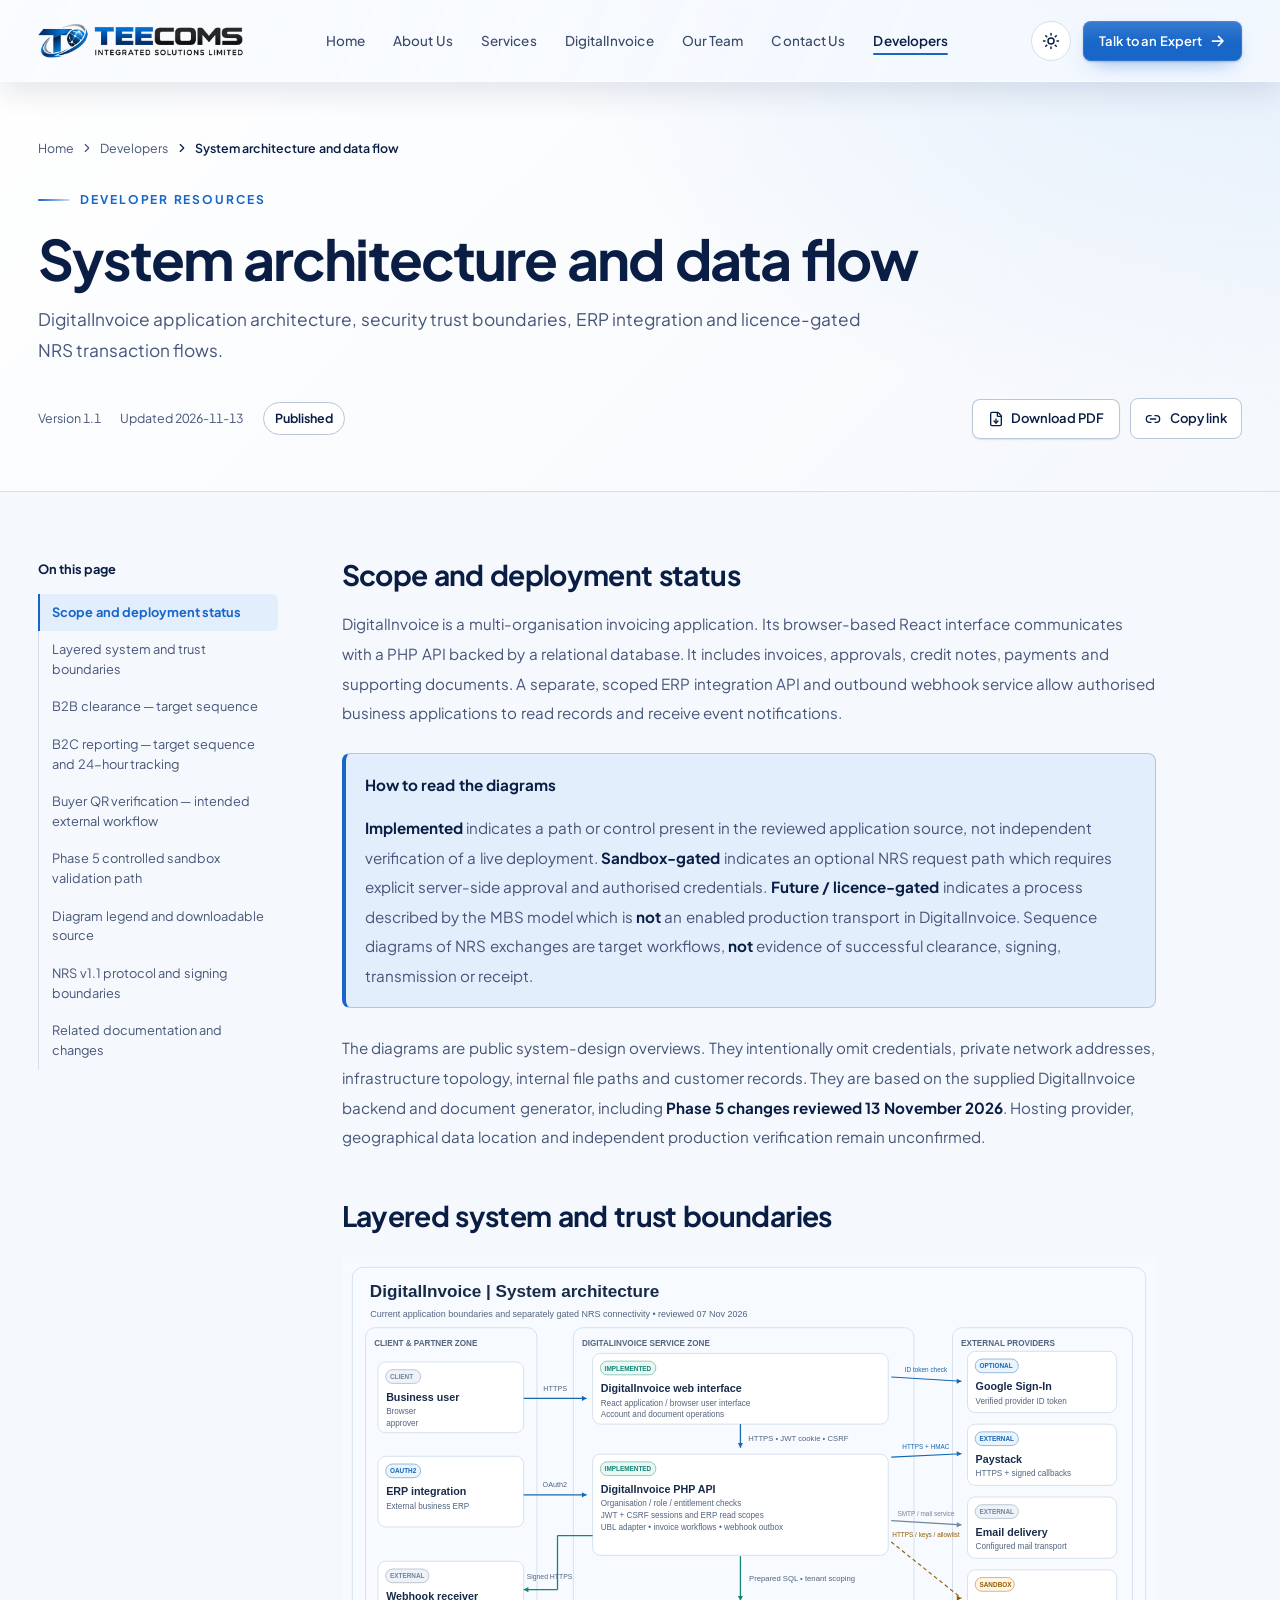
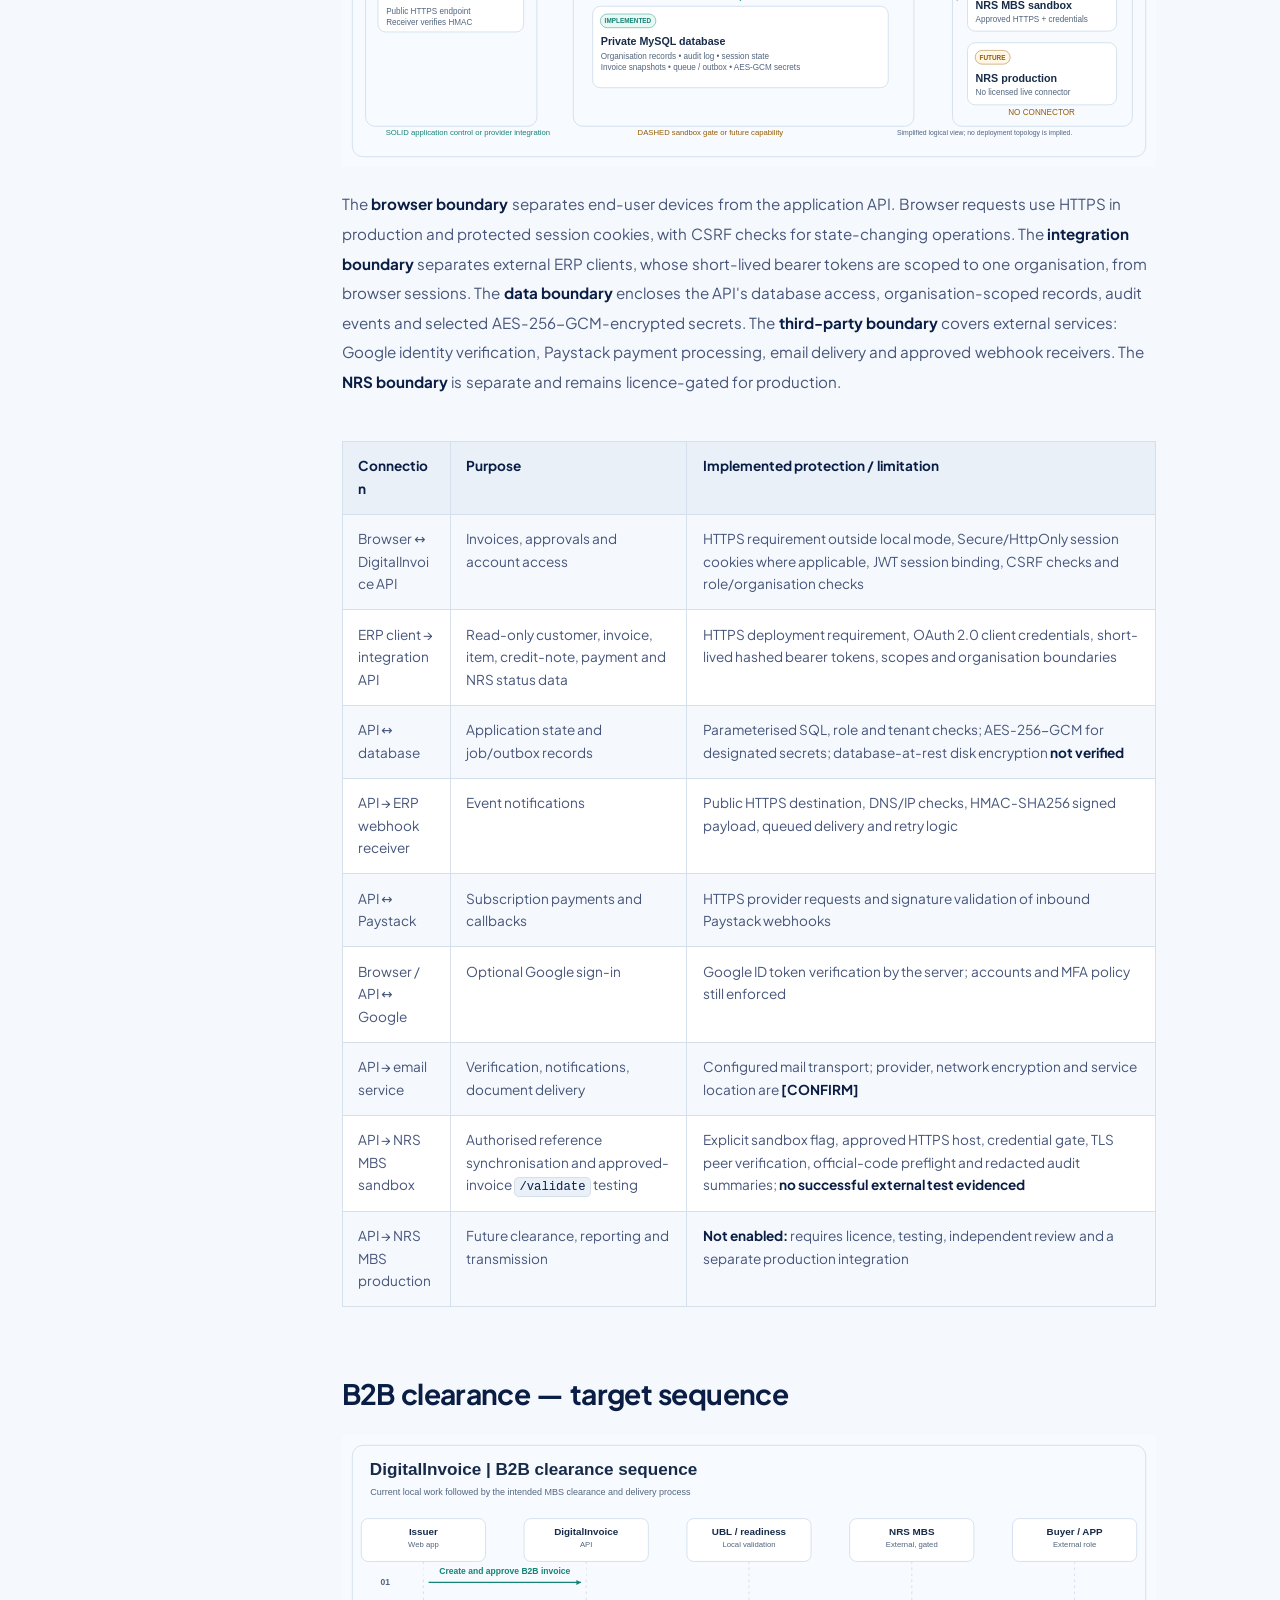
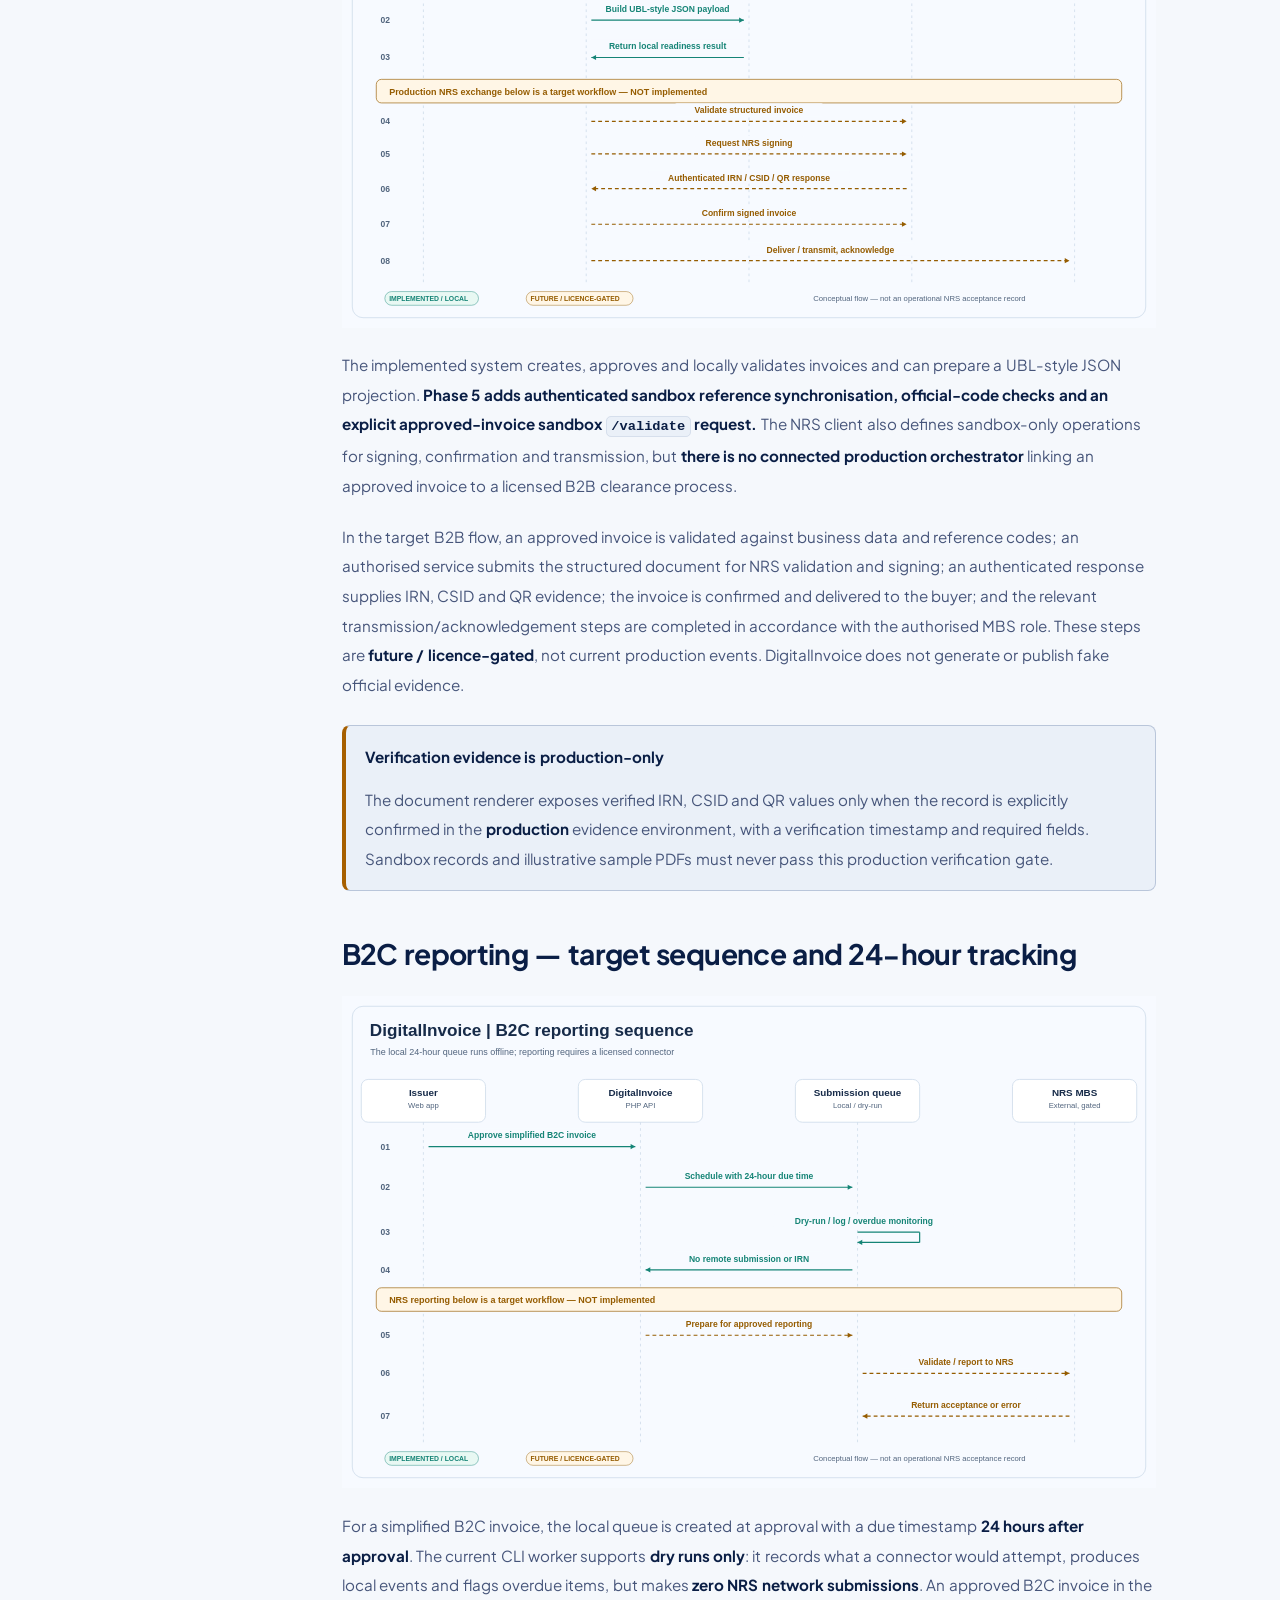
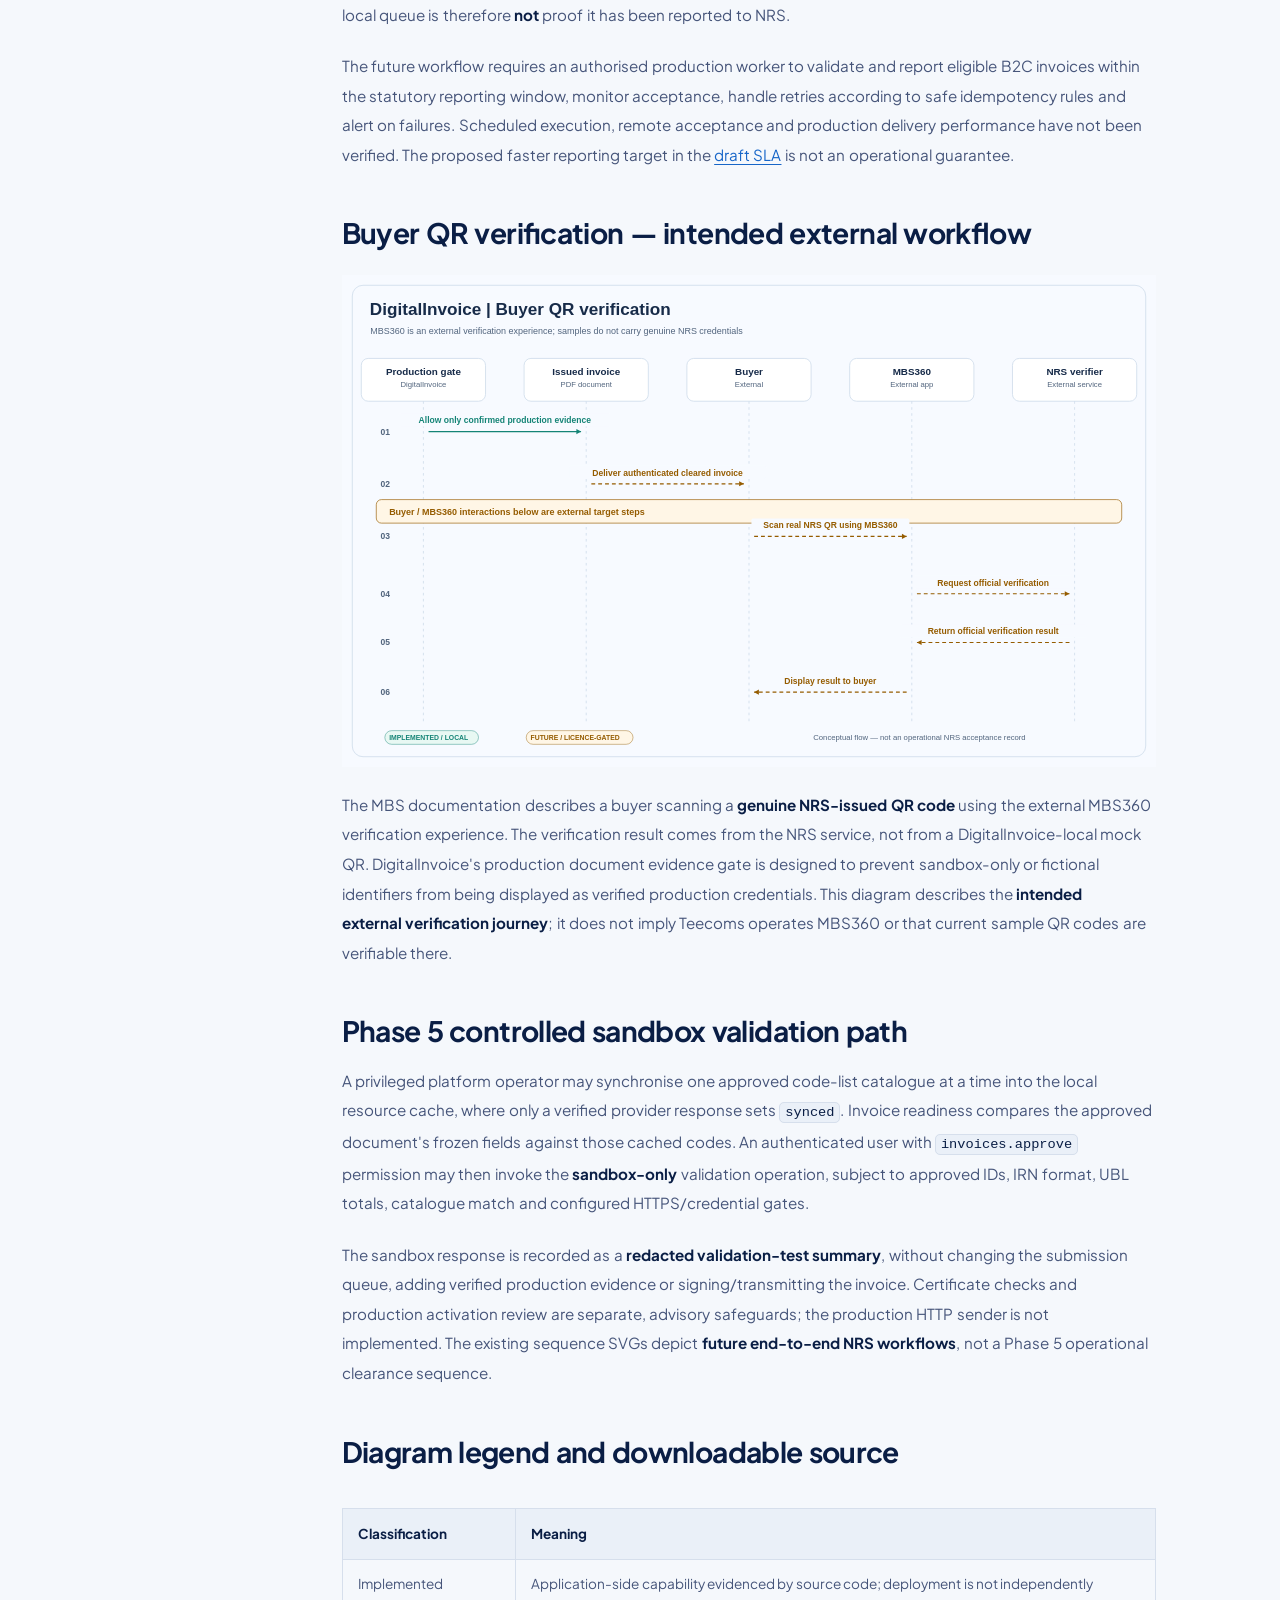
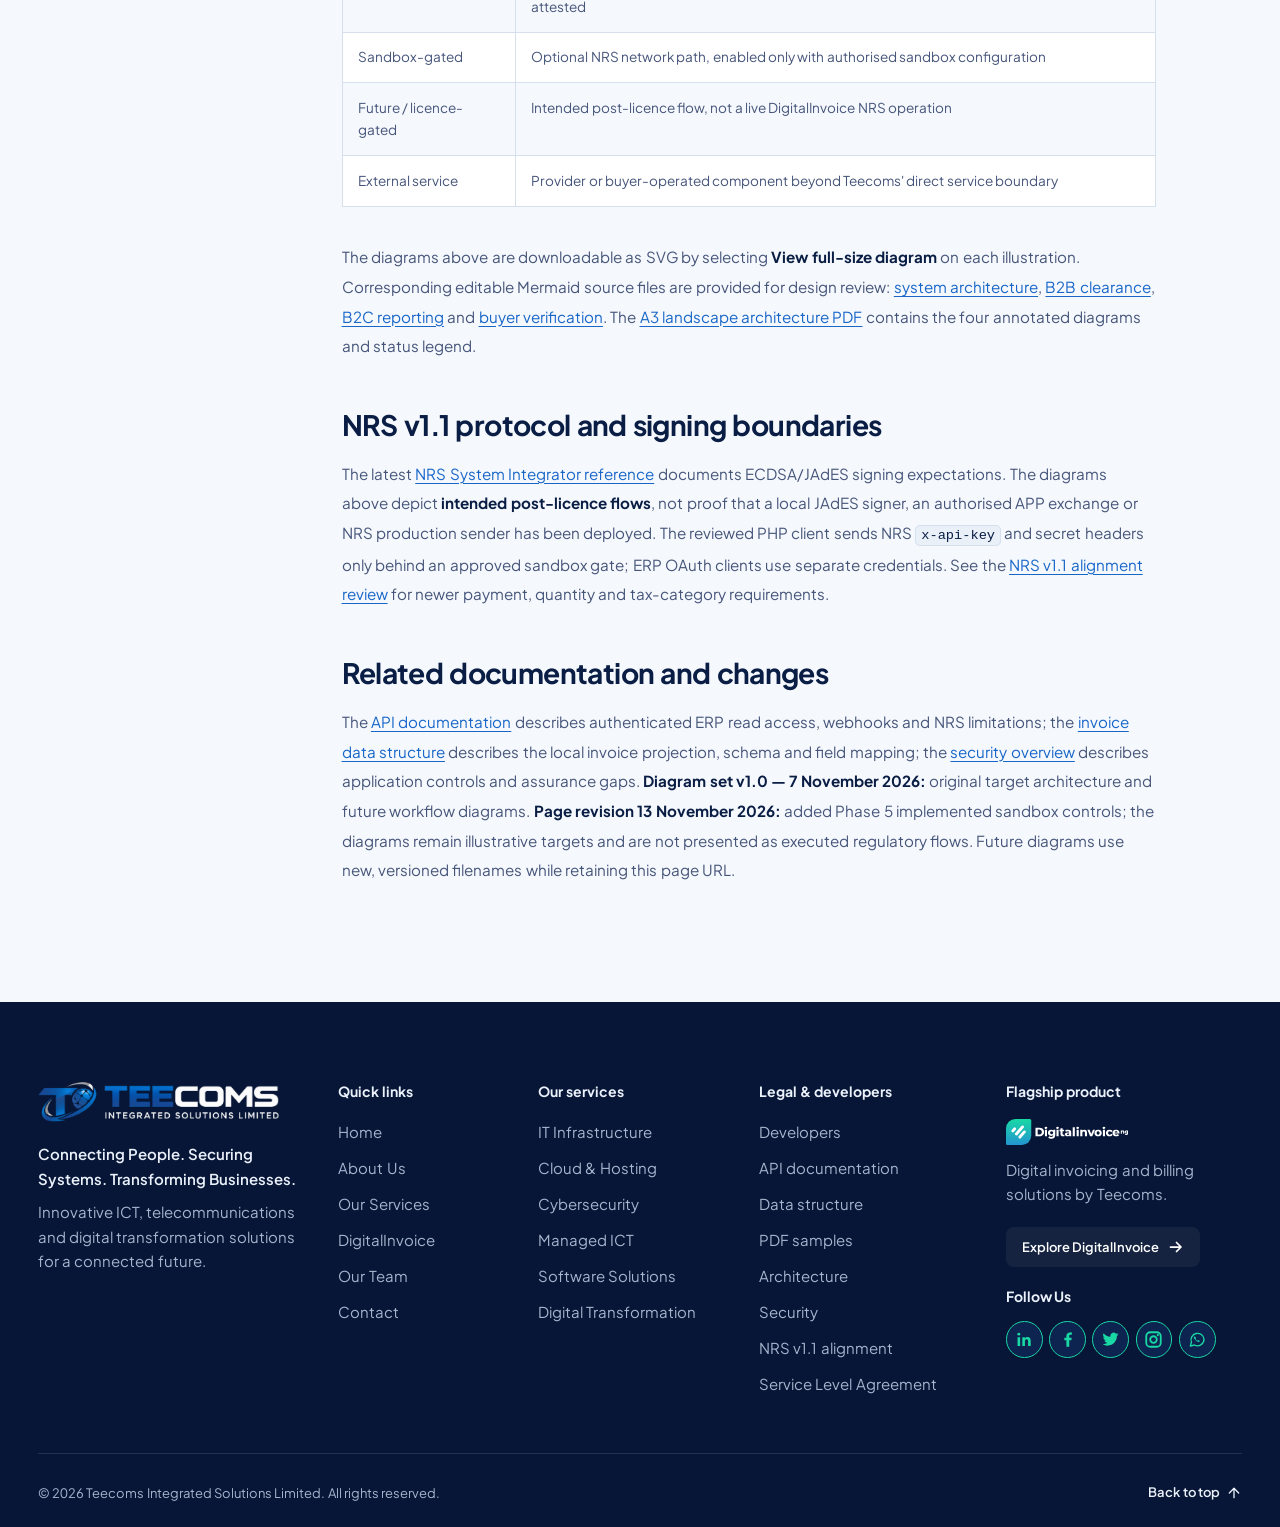
<file: developers/architecture/index.html>
<!DOCTYPE html><html lang="en-NG" class="jakarta_3c4cb340-module__wAA7DG__variable"><head><meta charSet="utf-8"/><meta name="viewport" content="width=device-width, initial-scale=1, viewport-fit=cover"/><link rel="preload" href="/_next/static/media/PlusJakartaSans_Variable-s.p.1xh6pintd6r8e.woff2" as="font" crossorigin="" type="font/woff2"/><link rel="preload" as="image" href="/images/brand/teecoms-logo-light.webp" fetchPriority="high"/><link rel="preload" as="image" href="/images/brand/teecoms-logo-dark.webp" fetchPriority="high"/><link rel="stylesheet" href="/_next/static/chunks/0kmedgmx6yxsl.css" data-precedence="next"/><link rel="stylesheet" href="/_next/static/chunks/2s8caz5is_69m.css" data-precedence="next"/><link rel="preload" as="script" fetchPriority="low" href="/_next/static/chunks/07nldpx3i6mc_.js"/><script src="/_next/static/chunks/2i51e627rllld.js" async=""></script><script src="/_next/static/chunks/3byuobrkyz9bj.js" async=""></script><script src="/_next/static/chunks/2g3ca-z4pfuox.js" async=""></script><script src="/_next/static/chunks/turbopack-3vj2sv30h24qt.js" async=""></script><script src="/_next/static/chunks/2d9-549fa9lsx.js" async="" crossorigin=""></script><script src="/_next/static/chunks/3ltkfh-jfb0w5.js" async="" crossorigin=""></script><meta name="theme-color" content="#f5f8fc" media="(prefers-color-scheme: light)"/><meta name="theme-color" content="#09131f" media="(prefers-color-scheme: dark)"/><title>System architecture and data flow | Teecoms Developers</title><meta name="description" content="DigitalInvoice application architecture, security trust boundaries, ERP integration and licence-gated NRS transaction flows."/><meta name="application-name" content="Teecoms"/><meta name="robots" content="index, follow"/><link rel="canonical" href="https://teecomsintegratedsolutions.ng/developers/architecture/"/><meta property="og:title" content="System architecture and data flow"/><meta property="og:description" content="DigitalInvoice application architecture, security trust boundaries, ERP integration and licence-gated NRS transaction flows."/><meta property="og:url" content="https://teecomsintegratedsolutions.ng/developers/architecture/"/><meta property="og:site_name" content="Teecoms Integrated Solutions Limited"/><meta property="og:type" content="article"/><meta name="twitter:card" content="summary"/><meta name="twitter:title" content="System architecture and data flow"/><meta name="twitter:description" content="DigitalInvoice application architecture, security trust boundaries, ERP integration and licence-gated NRS transaction flows."/><link rel="icon" href="/favicon.ico?favicon.21jmh47o6ka37.ico" sizes="48x48" type="image/x-icon"/><link rel="icon" href="/icon.png?icon.27wehsmtjxnoq.png" sizes="512x512" type="image/png"/><link rel="icon" href="/icon.svg?icon.1j900kea6-_sk.svg" sizes="any" type="image/svg+xml"/><link rel="apple-touch-icon" href="/apple-icon.png?apple-icon.0lf8wu054ljsr.png" sizes="180x180" type="image/png"/><meta name="next-size-adjust" content=""/><script>(function(){try{var t=localStorage.getItem('teecoms-theme');if(t!=='light'&&t!=='dark'){t=matchMedia('(prefers-color-scheme: dark)').matches?'dark':'light'}var r=document.documentElement;r.dataset.theme=t;r.style.colorScheme=t}catch(e){}})()</script><script src="/_next/static/chunks/0cz1d0mv5g_q7.js" noModule=""></script></head><body><div hidden=""><!--$--><!--/$--></div><a class="Header-module__lnUIdW__skip" href="#main">Skip to content</a><header class="Header-module__lnUIdW__header" data-scrolled="true" data-document="true"><div class="container Header-module__lnUIdW__bar"><a href="/" class="Header-module__lnUIdW__brand" aria-label="Teecoms, home"><span class="" style="display:inline-flex"><img src="/images/brand/teecoms-logo-light.webp" alt="Teecoms Integrated Solutions Limited" class="on-light-only" width="205" height="34" decoding="async" loading="eager" fetchPriority="high" style="width:auto;height:34px"/><img src="/images/brand/teecoms-logo-dark.webp" alt="" aria-hidden="true" class="on-dark-only" width="205" height="34" decoding="async" loading="eager" fetchPriority="high" style="width:auto;height:34px"/></span></a><nav class="Header-module__lnUIdW__nav" aria-label="Main"><ul><li><a href="/#home" class="Header-module__lnUIdW__link" data-active="false">Home</a></li><li><a href="/#about" class="Header-module__lnUIdW__link" data-active="false">About Us</a></li><li><a href="/#services" class="Header-module__lnUIdW__link" data-active="false">Services</a></li><li><a href="/#digitalinvoice" class="Header-module__lnUIdW__link" data-active="false">DigitalInvoice</a></li><li><a href="/#team" class="Header-module__lnUIdW__link" data-active="false">Our Team</a></li><li><a href="/#contact" class="Header-module__lnUIdW__link" data-active="false">Contact Us</a></li><li><a href="/developers/" class="Header-module__lnUIdW__link" data-active="true" aria-current="page">Developers</a></li></ul></nav><div class="Header-module__lnUIdW__actions"><button type="button" class="ThemeToggle-module__BDCMra__toggle " data-tone="auto" aria-label="Switch to dark mode" aria-pressed="false"><span class="ThemeToggle-module__BDCMra__icon" data-active="true"><svg xmlns="http://www.w3.org/2000/svg" width="18" height="18" viewBox="0 0 24 24" fill="none" stroke="currentColor" stroke-width="2" stroke-linecap="round" stroke-linejoin="round" class="lucide lucide-sun" aria-hidden="true"><circle cx="12" cy="12" r="4"></circle><path d="M12 2v2"></path><path d="M12 20v2"></path><path d="m4.93 4.93 1.41 1.41"></path><path d="m17.66 17.66 1.41 1.41"></path><path d="M2 12h2"></path><path d="M20 12h2"></path><path d="m6.34 17.66-1.41 1.41"></path><path d="m19.07 4.93-1.41 1.41"></path></svg></span><span class="ThemeToggle-module__BDCMra__icon" data-active="false"><svg xmlns="http://www.w3.org/2000/svg" width="18" height="18" viewBox="0 0 24 24" fill="none" stroke="currentColor" stroke-width="2" stroke-linecap="round" stroke-linejoin="round" class="lucide lucide-moon" aria-hidden="true"><path d="M20.985 12.486a9 9 0 1 1-9.473-9.472c.405-.022.617.46.402.803a6 6 0 0 0 8.268 8.268c.344-.215.825-.004.803.401"></path></svg></span></button><a href="/#contact" class="Button-module__8RiFmG__button Header-module__lnUIdW__cta" data-variant="primary" data-size="sm" data-shine="hover"><span class="Button-module__8RiFmG__label">Talk to an Expert</span><span class="Button-module__8RiFmG__arrow"><svg viewBox="0 0 16 16" aria-hidden="true" focusable="false"><path d="M2.5 8h10M8.5 3.5 13 8l-4.5 4.5"></path></svg><svg viewBox="0 0 16 16" aria-hidden="true" focusable="false"><path d="M2.5 8h10M8.5 3.5 13 8l-4.5 4.5"></path></svg></span></a><button type="button" class="Header-module__lnUIdW__menuButton" aria-expanded="false" aria-controls="mobile-menu"><svg xmlns="http://www.w3.org/2000/svg" width="22" height="22" viewBox="0 0 24 24" fill="none" stroke="currentColor" stroke-width="2" stroke-linecap="round" stroke-linejoin="round" class="lucide lucide-menu" aria-hidden="true"><path d="M4 5h16"></path><path d="M4 12h16"></path><path d="M4 19h16"></path></svg><span class="sr-only">Open menu</span></button></div></div></header><div id="mobile-menu" class="Header-module__lnUIdW__sheet" data-open="false" role="dialog" aria-modal="true" aria-label="Menu" inert=""><div class="Header-module__lnUIdW__sheetTop"><span class="" style="display:inline-flex"><img src="/images/brand/teecoms-logo-light.webp" alt="Teecoms Integrated Solutions Limited" class="on-light-only" width="193" height="32" decoding="async" loading="lazy" style="width:auto;height:32px"/><img src="/images/brand/teecoms-logo-dark.webp" alt="" aria-hidden="true" class="on-dark-only" width="193" height="32" decoding="async" loading="lazy" style="width:auto;height:32px"/></span><button type="button" class="Header-module__lnUIdW__menuButton"><svg xmlns="http://www.w3.org/2000/svg" width="22" height="22" viewBox="0 0 24 24" fill="none" stroke="currentColor" stroke-width="2" stroke-linecap="round" stroke-linejoin="round" class="lucide lucide-x" aria-hidden="true"><path d="M18 6 6 18"></path><path d="m6 6 12 12"></path></svg><span class="sr-only">Close menu</span></button></div><ul class="Header-module__lnUIdW__sheetLinks"><li style="--i:0"><a href="/#home" data-active="false">Home</a></li><li style="--i:1"><a href="/#about" data-active="false">About Us</a></li><li style="--i:2"><a href="/#services" data-active="false">Services</a></li><li style="--i:3"><a href="/#digitalinvoice" data-active="false">DigitalInvoice</a></li><li style="--i:4"><a href="/#team" data-active="false">Our Team</a></li><li style="--i:5"><a href="/#contact" data-active="false">Contact Us</a></li><li style="--i:6"><a href="/developers/" data-active="true" aria-current="page">Developers</a></li></ul><div class="Header-module__lnUIdW__sheetFoot"><a href="/#contact" class="Button-module__8RiFmG__button " data-variant="primary" data-size="md" data-shine="hover"><span class="Button-module__8RiFmG__label">Talk to an Expert</span><span class="Button-module__8RiFmG__arrow"><svg viewBox="0 0 16 16" aria-hidden="true" focusable="false"><path d="M2.5 8h10M8.5 3.5 13 8l-4.5 4.5"></path></svg><svg viewBox="0 0 16 16" aria-hidden="true" focusable="false"><path d="M2.5 8h10M8.5 3.5 13 8l-4.5 4.5"></path></svg></span></a><button type="button" class="ThemeToggle-module__BDCMra__toggle " data-tone="auto" aria-label="Switch to dark mode" aria-pressed="false"><span class="ThemeToggle-module__BDCMra__icon" data-active="true"><svg xmlns="http://www.w3.org/2000/svg" width="18" height="18" viewBox="0 0 24 24" fill="none" stroke="currentColor" stroke-width="2" stroke-linecap="round" stroke-linejoin="round" class="lucide lucide-sun" aria-hidden="true"><circle cx="12" cy="12" r="4"></circle><path d="M12 2v2"></path><path d="M12 20v2"></path><path d="m4.93 4.93 1.41 1.41"></path><path d="m17.66 17.66 1.41 1.41"></path><path d="M2 12h2"></path><path d="M20 12h2"></path><path d="m6.34 17.66-1.41 1.41"></path><path d="m19.07 4.93-1.41 1.41"></path></svg></span><span class="ThemeToggle-module__BDCMra__icon" data-active="false"><svg xmlns="http://www.w3.org/2000/svg" width="18" height="18" viewBox="0 0 24 24" fill="none" stroke="currentColor" stroke-width="2" stroke-linecap="round" stroke-linejoin="round" class="lucide lucide-moon" aria-hidden="true"><path d="M20.985 12.486a9 9 0 1 1-9.473-9.472c.405-.022.617.46.402.803a6 6 0 0 0 8.268 8.268c.344-.215.825-.004.803.401"></path></svg></span></button></div></div><main id="main" class="DocsLayout-module__pYLoOa__page"><div class="DocsHeader-module__2F8vLq__band"><div class="container DocsHeader-module__2F8vLq__inner"><nav class="DocsHeader-module__2F8vLq__breadcrumbs" aria-label="Breadcrumb"><ol><li><a href="/">Home</a></li><li><svg xmlns="http://www.w3.org/2000/svg" width="14" height="14" viewBox="0 0 24 24" fill="none" stroke="currentColor" stroke-width="2" stroke-linecap="round" stroke-linejoin="round" class="lucide lucide-chevron-right" aria-hidden="true"><path d="m9 18 6-6-6-6"></path></svg><a href="/developers/">Developers</a></li><li aria-current="page"><svg xmlns="http://www.w3.org/2000/svg" width="14" height="14" viewBox="0 0 24 24" fill="none" stroke="currentColor" stroke-width="2" stroke-linecap="round" stroke-linejoin="round" class="lucide lucide-chevron-right" aria-hidden="true"><path d="m9 18 6-6-6-6"></path></svg><span>System architecture and data flow</span></li></ol></nav><p class="Eyebrow-module__xQzhpG__eyebrow " data-tone="brand">Developer resources</p><h1 class="DocsHeader-module__2F8vLq__title">System architecture and data flow</h1><p class="DocsHeader-module__2F8vLq__description">DigitalInvoice application architecture, security trust boundaries, ERP integration and licence-gated NRS transaction flows.</p><div class="DocsHeader-module__2F8vLq__bottom"><div class="DocsHeader-module__2F8vLq__meta" aria-label="Document information"><span>Version <!-- -->1.1</span><span>Updated <!-- -->2026-11-13</span><span class="DocsHeader-module__2F8vLq__status" data-status="published">published</span></div><div class="DocsHeader-module__2F8vLq__actions"><a href="/docs/digitalinvoice-architecture-v1.0.pdf" class="Button-module__8RiFmG__button " data-variant="outline" data-size="sm" data-shine="hover" download=""><span class="Button-module__8RiFmG__label"><svg xmlns="http://www.w3.org/2000/svg" width="16" height="16" viewBox="0 0 24 24" fill="none" stroke="currentColor" stroke-width="2" stroke-linecap="round" stroke-linejoin="round" class="lucide lucide-file-down" aria-hidden="true"><path d="M6 22a2 2 0 0 1-2-2V4a2 2 0 0 1 2-2h8a2.4 2.4 0 0 1 1.704.706l3.588 3.588A2.4 2.4 0 0 1 20 8v12a2 2 0 0 1-2 2z"></path><path d="M14 2v5a1 1 0 0 0 1 1h5"></path><path d="M12 18v-6"></path><path d="m9 15 3 3 3-3"></path></svg> Download PDF</span></a><button type="button" class="DocsCopyLink-module__2d2yiG__button" aria-label="Copy this document&#x27;s link"><svg xmlns="http://www.w3.org/2000/svg" width="16" height="16" viewBox="0 0 24 24" fill="none" stroke="currentColor" stroke-width="2" stroke-linecap="round" stroke-linejoin="round" class="lucide lucide-link-2" aria-hidden="true"><path d="M9 17H7A5 5 0 0 1 7 7h2"></path><path d="M15 7h2a5 5 0 1 1 0 10h-2"></path><line x1="8" x2="16" y1="12" y2="12"></line></svg>Copy link</button></div></div></div></div><div class="container DocsLayout-module__pYLoOa__content"><aside class="DocsLayout-module__pYLoOa__sidebar"><nav class="DocsToc-module__SyX_Wa__nav" aria-label="On this page"><button type="button" class="DocsToc-module__SyX_Wa__mobileTrigger" aria-expanded="false" aria-controls="docs-toc-list"><svg xmlns="http://www.w3.org/2000/svg" width="17" height="17" viewBox="0 0 24 24" fill="none" stroke="currentColor" stroke-width="2" stroke-linecap="round" stroke-linejoin="round" class="lucide lucide-list" aria-hidden="true"><path d="M3 5h.01"></path><path d="M3 12h.01"></path><path d="M3 19h.01"></path><path d="M8 5h13"></path><path d="M8 12h13"></path><path d="M8 19h13"></path></svg><span>On this page</span><svg xmlns="http://www.w3.org/2000/svg" width="17" height="17" viewBox="0 0 24 24" fill="none" stroke="currentColor" stroke-width="2" stroke-linecap="round" stroke-linejoin="round" class="lucide lucide-chevron-down" aria-hidden="true" data-expanded="false"><path d="m6 9 6 6 6-6"></path></svg></button><div class="DocsToc-module__SyX_Wa__body" data-expanded="false" id="docs-toc-list"><p class="DocsToc-module__SyX_Wa__heading">On this page</p><ol class="DocsToc-module__SyX_Wa__list"><li data-depth="2"><a href="#scope-and-deployment-status" aria-current="location">Scope and deployment status</a></li><li data-depth="2"><a href="#layered-system-and-trust-boundaries">Layered system and trust boundaries</a></li><li data-depth="2"><a href="#b2b-clearance-target-sequence">B2B clearance — target sequence</a></li><li data-depth="2"><a href="#b2c-reporting-target-sequence-and-24-hour-tracking">B2C reporting — target sequence and 24-hour tracking</a></li><li data-depth="2"><a href="#buyer-qr-verification-intended-external-workflow">Buyer QR verification — intended external workflow</a></li><li data-depth="2"><a href="#phase-5-controlled-sandbox-validation-path">Phase 5 controlled sandbox validation path</a></li><li data-depth="2"><a href="#diagram-legend-and-downloadable-source">Diagram legend and downloadable source</a></li><li data-depth="2"><a href="#nrs-v11-protocol-and-signing-boundaries">NRS v1.1 protocol and signing boundaries</a></li><li data-depth="2"><a href="#related-documentation-and-changes">Related documentation and changes</a></li></ol></div></nav></aside><div class="DocsLayout-module__pYLoOa__right"><article class="DocsLayout-module__pYLoOa__article" aria-label="System architecture and data flow"><h2 id="scope-and-deployment-status">Scope and deployment status</h2><p>DigitalInvoice is a multi-organisation invoicing application. Its browser-based React interface communicates with a PHP API backed by a relational database. It includes invoices, approvals, credit notes, payments and supporting documents. A separate, scoped ERP integration API and outbound webhook service allow authorised business applications to read records and receive event notifications.</p>
<aside class="docs-callout" data-tone="info" aria-label="How to read the diagrams"><strong class="docs-callout-title">How to read the diagrams</strong><div><p><strong>Implemented</strong> indicates a path or control present in the reviewed application source, not independent verification of a live deployment. <strong>Sandbox-gated</strong> indicates an optional NRS request path which requires explicit server-side approval and authorised credentials. <strong>Future / licence-gated</strong> indicates a process described by the MBS model which is <strong>not</strong> an enabled production transport in DigitalInvoice. Sequence diagrams of NRS exchanges are target workflows, <strong>not</strong> evidence of successful clearance, signing, transmission or receipt.</p>
</div></aside><p>The diagrams are public system-design overviews. They intentionally omit credentials, private network addresses, infrastructure topology, internal file paths and customer records. They are based on the supplied DigitalInvoice backend and document generator, including <strong>Phase 5 changes reviewed 13 November 2026</strong>. Hosting provider, geographical data location and independent production verification remain unconfirmed.</p>
<h2 id="layered-system-and-trust-boundaries">Layered system and trust boundaries</h2><p><img src="/docs/diagrams/digitalinvoice-system-architecture-v1.0.svg" alt="Layered DigitalInvoice system architecture: browsers, PHP API, database, ERP applications, third-party providers and licence-gated NRS service" loading="lazy" /></p>
<p>The <strong>browser boundary</strong> separates end-user devices from the application API. Browser requests use HTTPS in production and protected session cookies, with CSRF checks for state-changing operations. The <strong>integration boundary</strong> separates external ERP clients, whose short-lived bearer tokens are scoped to one organisation, from browser sessions. The <strong>data boundary</strong> encloses the API&#39;s database access, organisation-scoped records, audit events and selected AES-256-GCM-encrypted secrets. The <strong>third-party boundary</strong> covers external services: Google identity verification, Paystack payment processing, email delivery and approved webhook receivers. The <strong>NRS boundary</strong> is separate and remains licence-gated for production.</p>
<div class="docs-table-scroll" role="region" tabindex="0" aria-label="Scrollable data table"><table><thead><tr><th>Connection</th><th>Purpose</th><th>Implemented protection / limitation</th></tr></thead><tbody><tr><td>Browser ↔ DigitalInvoice API</td><td>Invoices, approvals and account access</td><td>HTTPS requirement outside local mode, Secure/HttpOnly session cookies where applicable, JWT session binding, CSRF checks and role/organisation checks</td></tr><tr><td>ERP client → integration API</td><td>Read-only customer, invoice, item, credit-note, payment and NRS status data</td><td>HTTPS deployment requirement, OAuth 2.0 client credentials, short-lived hashed bearer tokens, scopes and organisation boundaries</td></tr><tr><td>API ↔ database</td><td>Application state and job/outbox records</td><td>Parameterised SQL, role and tenant checks; AES-256-GCM for designated secrets; database-at-rest disk encryption <strong>not verified</strong></td></tr><tr><td>API → ERP webhook receiver</td><td>Event notifications</td><td>Public HTTPS destination, DNS/IP checks, HMAC-SHA256 signed payload, queued delivery and retry logic</td></tr><tr><td>API ↔ Paystack</td><td>Subscription payments and callbacks</td><td>HTTPS provider requests and signature validation of inbound Paystack webhooks</td></tr><tr><td>Browser / API ↔ Google</td><td>Optional Google sign-in</td><td>Google ID token verification by the server; accounts and MFA policy still enforced</td></tr><tr><td>API → email service</td><td>Verification, notifications, document delivery</td><td>Configured mail transport; provider, network encryption and service location are <strong>[CONFIRM]</strong></td></tr><tr><td>API → NRS MBS sandbox</td><td>Authorised reference synchronisation and approved-invoice <code>/validate</code> testing</td><td>Explicit sandbox flag, approved HTTPS host, credential gate, TLS peer verification, official-code preflight and redacted audit summaries; <strong>no successful external test evidenced</strong></td></tr><tr><td>API → NRS MBS production</td><td>Future clearance, reporting and transmission</td><td><strong>Not enabled:</strong> requires licence, testing, independent review and a separate production integration</td></tr></tbody></table></div><h2 id="b2b-clearance-target-sequence">B2B clearance — target sequence</h2><p><img src="/docs/diagrams/digitalinvoice-b2b-clearance-v1.0.svg" alt="Target B2B clearance sequence: approved invoice, local UBL validation, NRS validation, sign, confirm, exchange and acknowledgement" loading="lazy" /></p>
<p>The implemented system creates, approves and locally validates invoices and can prepare a UBL-style JSON projection. <strong>Phase 5 adds authenticated sandbox reference synchronisation, official-code checks and an explicit approved-invoice sandbox <code>/validate</code> request.</strong> The NRS client also defines sandbox-only operations for signing, confirmation and transmission, but <strong>there is no connected production orchestrator</strong> linking an approved invoice to a licensed B2B clearance process.</p>
<p>In the target B2B flow, an approved invoice is validated against business data and reference codes; an authorised service submits the structured document for NRS validation and signing; an authenticated response supplies IRN, CSID and QR evidence; the invoice is confirmed and delivered to the buyer; and the relevant transmission/acknowledgement steps are completed in accordance with the authorised MBS role. These steps are <strong>future / licence-gated</strong>, not current production events. DigitalInvoice does not generate or publish fake official evidence.</p>
<aside class="docs-callout" data-tone="warning" aria-label="Verification evidence is production-only"><strong class="docs-callout-title">Verification evidence is production-only</strong><div><p>The document renderer exposes verified IRN, CSID and QR values only when the record is explicitly confirmed in the <strong>production</strong> evidence environment, with a verification timestamp and required fields. Sandbox records and illustrative sample PDFs must never pass this production verification gate.</p>
</div></aside><h2 id="b2c-reporting-target-sequence-and-24-hour-tracking">B2C reporting — target sequence and 24-hour tracking</h2><p><img src="/docs/diagrams/digitalinvoice-b2c-reporting-v1.0.svg" alt="Target B2C reporting sequence with the local 24-hour queue timer and future NRS reporting" loading="lazy" /></p>
<p>For a simplified B2C invoice, the local queue is created at approval with a due timestamp <strong>24 hours after approval</strong>. The current CLI worker supports <strong>dry runs only</strong>: it records what a connector would attempt, produces local events and flags overdue items, but makes <strong>zero NRS network submissions</strong>. An approved B2C invoice in the local queue is therefore <strong>not</strong> proof it has been reported to NRS.</p>
<p>The future workflow requires an authorised production worker to validate and report eligible B2C invoices within the statutory reporting window, monitor acceptance, handle retries according to safe idempotency rules and alert on failures. Scheduled execution, remote acceptance and production delivery performance have not been verified. The proposed faster reporting target in the <a href="/sla/">draft SLA</a> is not an operational guarantee.</p>
<h2 id="buyer-qr-verification-intended-external-workflow">Buyer QR verification — intended external workflow</h2><p><img src="/docs/diagrams/digitalinvoice-buyer-verification-v1.0.svg" alt="Target buyer verification sequence using a real production QR code and the NRS MBS360 verification experience" loading="lazy" /></p>
<p>The MBS documentation describes a buyer scanning a <strong>genuine NRS-issued QR code</strong> using the external MBS360 verification experience. The verification result comes from the NRS service, not from a DigitalInvoice-local mock QR. DigitalInvoice&#39;s production document evidence gate is designed to prevent sandbox-only or fictional identifiers from being displayed as verified production credentials. This diagram describes the <strong>intended external verification journey</strong>; it does not imply Teecoms operates MBS360 or that current sample QR codes are verifiable there.</p>
<h2 id="phase-5-controlled-sandbox-validation-path">Phase 5 controlled sandbox validation path</h2><p>A privileged platform operator may synchronise one approved code-list catalogue at a time into the local resource cache, where only a verified provider response sets <code>synced</code>. Invoice readiness compares the approved document&#39;s frozen fields against those cached codes. An authenticated user with <code>invoices.approve</code> permission may then invoke the <strong>sandbox-only</strong> validation operation, subject to approved IDs, IRN format, UBL totals, catalogue match and configured HTTPS/credential gates.</p>
<p>The sandbox response is recorded as a <strong>redacted validation-test summary</strong>, without changing the submission queue, adding verified production evidence or signing/transmitting the invoice. Certificate checks and production activation review are separate, advisory safeguards; the production HTTP sender is not implemented. The existing sequence SVGs depict <strong>future end-to-end NRS workflows</strong>, not a Phase 5 operational clearance sequence.</p>
<h2 id="diagram-legend-and-downloadable-source">Diagram legend and downloadable source</h2><div class="docs-table-scroll" role="region" tabindex="0" aria-label="Scrollable data table"><table><thead><tr><th>Classification</th><th>Meaning</th></tr></thead><tbody><tr><td>Implemented</td><td>Application-side capability evidenced by source code; deployment is not independently attested</td></tr><tr><td>Sandbox-gated</td><td>Optional NRS network path, enabled only with authorised sandbox configuration</td></tr><tr><td>Future / licence-gated</td><td>Intended post-licence flow, not a live DigitalInvoice NRS operation</td></tr><tr><td>External service</td><td>Provider or buyer-operated component beyond Teecoms&#39; direct service boundary</td></tr></tbody></table></div><p>The diagrams above are downloadable as SVG by selecting <strong>View full-size diagram</strong> on each illustration. Corresponding editable Mermaid source files are provided for design review: <a href="/docs/diagrams/digitalinvoice-system-architecture-v1.0.mmd">system architecture</a>, <a href="/docs/diagrams/digitalinvoice-b2b-clearance-v1.0.mmd">B2B clearance</a>, <a href="/docs/diagrams/digitalinvoice-b2c-reporting-v1.0.mmd">B2C reporting</a> and <a href="/docs/diagrams/digitalinvoice-buyer-verification-v1.0.mmd">buyer verification</a>. The <a href="/docs/digitalinvoice-architecture-v1.0.pdf">A3 landscape architecture PDF</a> contains the four annotated diagrams and status legend.</p>
<h2 id="nrs-v11-protocol-and-signing-boundaries">NRS v1.1 protocol and signing boundaries</h2><p>The latest <a href="https://einvoice.nrs.gov.ng/serivce-providers/system-integrators">NRS System Integrator reference</a> documents ECDSA/JAdES signing expectations. The diagrams above depict <strong>intended post-licence flows</strong>, not proof that a local JAdES signer, an authorised APP exchange or NRS production sender has been deployed. The reviewed PHP client sends NRS <code>x-api-key</code> and secret headers only behind an approved sandbox gate; ERP OAuth clients use separate credentials. See the <a href="/developers/nrs-alignment/">NRS v1.1 alignment review</a> for newer payment, quantity and tax-category requirements.</p>
<h2 id="related-documentation-and-changes">Related documentation and changes</h2><p>The <a href="/developers/api/">API documentation</a> describes authenticated ERP read access, webhooks and NRS limitations; the <a href="/developers/data-structure/">invoice data structure</a> describes the local invoice projection, schema and field mapping; the <a href="/developers/security/">security overview</a> describes application controls and assurance gaps. <strong>Diagram set v1.0 — 7 November 2026:</strong> original target architecture and future workflow diagrams. <strong>Page revision 13 November 2026:</strong> added Phase 5 implemented sandbox controls; the diagrams remain illustrative targets and are not presented as executed regulatory flows. Future diagrams use new, versioned filenames while retaining this page URL.</p>
</article></div></div></main><footer id="footer" class="Footer-module__3hUVsW__footer"><div class="container"><div class="Footer-module__3hUVsW__top"><div class="Footer-module__3hUVsW__brand"><a class="Footer-module__3hUVsW__brandLink" href="/" aria-label="Teecoms — home"><img src="/images/brand/teecoms-logo-dark.webp" alt="Teecoms Integrated Solutions Limited" class="" width="242" height="40" decoding="async" loading="lazy" style="width:auto;height:40px"/></a><p class="Footer-module__3hUVsW__tagline">Connecting People. Securing Systems. Transforming Businesses.</p><p class="Footer-module__3hUVsW__description">Innovative ICT, telecommunications and digital transformation solutions for a connected future.</p></div><nav class="Footer-module__3hUVsW__column" aria-label="Footer quick links"><h2 class="Footer-module__3hUVsW__heading">Quick links</h2><ul class="Footer-module__3hUVsW__links"><li><a href="/#home">Home</a></li><li><a href="/#about">About Us</a></li><li><a href="/#services">Our Services</a></li><li><a href="/#digitalinvoice">DigitalInvoice</a></li><li><a href="/#team">Our Team</a></li><li><a href="/#contact">Contact</a></li></ul></nav><nav class="Footer-module__3hUVsW__column" aria-label="Footer services"><h2 class="Footer-module__3hUVsW__heading">Our services</h2><ul class="Footer-module__3hUVsW__links"><li><a href="/#services">IT Infrastructure</a></li><li><a href="/#services">Cloud &amp; Hosting</a></li><li><a href="/#services">Cybersecurity</a></li><li><a href="/#services">Managed ICT</a></li><li><a href="/#services">Software Solutions</a></li><li><a href="/#services">Digital Transformation</a></li></ul></nav><nav class="Footer-module__3hUVsW__column" aria-label="Legal and developers"><h2 class="Footer-module__3hUVsW__heading">Legal &amp; developers</h2><ul class="Footer-module__3hUVsW__links"><li><a href="/developers/">Developers</a></li><li><a href="/developers/api/">API documentation</a></li><li><a href="/developers/data-structure/">Data structure</a></li><li><a href="/developers/samples/">PDF samples</a></li><li><a href="/developers/architecture/">Architecture</a></li><li><a href="/developers/security/">Security</a></li><li><a href="/developers/nrs-alignment/">NRS v1.1 alignment</a></li><li><a href="/sla/">Service Level Agreement</a></li></ul></nav><div class="Footer-module__3hUVsW__product"><h2 class="Footer-module__3hUVsW__heading">Flagship product</h2><a href="https://app.teecomsintegratedsolutions.ng/" class="Footer-module__3hUVsW__productLogoLink" aria-label="Explore DigitalInvoice"><img src="/images/digitalinvoice/digitalinvoice-logo-compact-dark.svg" alt="DigitalInvoice by Teecoms" class="" width="122" height="26" decoding="async" loading="lazy" style="width:auto;height:26px"/></a><p class="Footer-module__3hUVsW__productDescription">Digital invoicing and billing solutions by Teecoms.</p><a href="https://app.teecomsintegratedsolutions.ng/" class="Button-module__8RiFmG__button Footer-module__3hUVsW__productButton" data-variant="glass" data-size="sm" data-shine="hover" target="_blank" rel="noopener noreferrer"><span class="Button-module__8RiFmG__label">Explore DigitalInvoice</span><span class="Button-module__8RiFmG__arrow"><svg viewBox="0 0 16 16" aria-hidden="true" focusable="false"><path d="M2.5 8h10M8.5 3.5 13 8l-4.5 4.5"></path></svg><svg viewBox="0 0 16 16" aria-hidden="true" focusable="false"><path d="M2.5 8h10M8.5 3.5 13 8l-4.5 4.5"></path></svg></span></a><div class="DigitalInvoiceSocialLinks-module__OxQ__q__social" data-tone="on-dark" data-compact="true" aria-label="DigitalInvoice social media"><p class="DigitalInvoiceSocialLinks-module__OxQ__q__heading">Follow Us</p><ul class="DigitalInvoiceSocialLinks-module__OxQ__q__list"><li><a class="DigitalInvoiceSocialLinks-module__OxQ__q__icon" href="https://app.teecomsintegratedsolutions.ng/request-demo" target="_blank" rel="noopener noreferrer" aria-label="DigitalInvoice on LinkedIn (opens in a new tab)" title="DigitalInvoice on LinkedIn"><svg width="19" height="19" viewBox="0 0 24 24" fill="currentColor" aria-hidden="true" focusable="false"><circle cx="4.8" cy="5.25" r="1.8"></circle><path d="M3.2 9h3.3v11.1H3.2V9Zm6.05 0h3.15v1.5c.64-1.07 1.78-1.76 3.37-1.76 3.33 0 4.06 2.19 4.06 4.93v6.43h-3.3v-5.75c0-1.38-.08-2.64-1.91-2.64-1.79 0-2.08 1.32-2.08 2.55v5.84H9.25V9Z"></path></svg></a></li><li><a class="DigitalInvoiceSocialLinks-module__OxQ__q__icon" href="https://app.teecomsintegratedsolutions.ng/request-demo" target="_blank" rel="noopener noreferrer" aria-label="DigitalInvoice on Facebook (opens in a new tab)" title="DigitalInvoice on Facebook"><svg width="19" height="19" viewBox="0 0 24 24" fill="currentColor" aria-hidden="true" focusable="false"><path d="M14.2 21v-8h2.7l.42-3.3H14.2V7.62c0-.96.28-1.61 1.64-1.61h1.69V3.08A22.2 22.2 0 0 0 15.04 3c-2.61 0-4.41 1.61-4.41 4.55V9.7H8V13h2.63v8h3.57Z"></path></svg></a></li><li><a class="DigitalInvoiceSocialLinks-module__OxQ__q__icon" href="https://app.teecomsintegratedsolutions.ng/request-demo" target="_blank" rel="noopener noreferrer" aria-label="DigitalInvoice on Twitter (opens in a new tab)" title="DigitalInvoice on Twitter"><svg width="19" height="19" viewBox="0 0 24 24" fill="currentColor" aria-hidden="true" focusable="false"><path d="M22.16 5.35a8.2 8.2 0 0 1-2.4.65 4.15 4.15 0 0 0 1.82-2.29 8.23 8.23 0 0 1-2.64 1.01 4.14 4.14 0 0 0-7.06 3.77A11.75 11.75 0 0 1 3.35 4.16a4.14 4.14 0 0 0 1.28 5.52 4.1 4.1 0 0 1-1.87-.52v.05a4.14 4.14 0 0 0 3.32 4.06 4.15 4.15 0 0 1-1.86.07 4.14 4.14 0 0 0 3.87 2.88 8.31 8.31 0 0 1-5.14 1.77c-.33 0-.66-.02-.99-.06a11.71 11.71 0 0 0 6.35 1.86c7.61 0 11.77-6.3 11.77-11.77l-.01-.54a8.4 8.4 0 0 0 2.09-2.15Z"></path></svg></a></li><li><a class="DigitalInvoiceSocialLinks-module__OxQ__q__icon" href="https://app.teecomsintegratedsolutions.ng/request-demo" target="_blank" rel="noopener noreferrer" aria-label="DigitalInvoice on Instagram (opens in a new tab)" title="DigitalInvoice on Instagram"><svg width="19" height="19" viewBox="0 0 24 24" fill="currentColor" aria-hidden="true" focusable="false"><rect x="2.85" y="2.85" width="18.3" height="18.3" rx="5.15" fill="none" stroke="currentColor" stroke-width="2.3"></rect><circle cx="12" cy="12" r="4.15" fill="none" stroke="currentColor" stroke-width="2.3"></circle><circle cx="17.45" cy="6.55" r="1.35"></circle></svg></a></li><li><a class="DigitalInvoiceSocialLinks-module__OxQ__q__icon" href="https://app.teecomsintegratedsolutions.ng/request-demo" target="_blank" rel="noopener noreferrer" aria-label="DigitalInvoice on WhatsApp (opens in a new tab)" title="DigitalInvoice on WhatsApp"><svg width="19" height="19" viewBox="0 0 24 24" fill="none" aria-hidden="true" focusable="false"><path d="M20.25 11.72a8.25 8.25 0 0 1-12.23 7.2L3 20.25l1.34-4.81a8.25 8.25 0 1 1 15.91-3.72Z" stroke="currentColor" stroke-width="1.7" stroke-linecap="round" stroke-linejoin="round"></path><path d="M8.6 8.3c-.36-.38-.61-.16-.84.09-.26.29-.49.78-.35 1.32.37 1.56 2.83 4.64 5.75 5.33.57.13 1.05-.08 1.46-.52l.27-.43c.13-.22.07-.44-.17-.56l-1.67-.74c-.23-.1-.38-.05-.52.12l-.57.7c-.79-.25-2.12-1.41-2.55-2.19l.61-.65c.15-.16.18-.35.08-.56L9.2 8.69c-.14-.31-.31-.42-.6-.39Z" fill="currentColor"></path></svg></a></li></ul></div></div></div><div class="Footer-module__3hUVsW__bottom"><p class="Footer-module__3hUVsW__copyright">© <span class="num">2026</span> <!-- -->Teecoms Integrated Solutions Limited<!-- -->. <!-- -->All rights reserved.</p><a href="#main" class="Footer-module__3hUVsW__toTop">Back to top<svg xmlns="http://www.w3.org/2000/svg" width="16" height="16" viewBox="0 0 24 24" fill="none" stroke="currentColor" stroke-width="2" stroke-linecap="round" stroke-linejoin="round" class="lucide lucide-arrow-up" aria-hidden="true"><path d="m5 12 7-7 7 7"></path><path d="M12 19V5"></path></svg></a></div></div></footer><button type="button" class="BackToTop-module__W6MXPa__button" data-visible="false" aria-label="Back to top" aria-hidden="true" tabindex="-1" inert="" title="Back to top"><svg xmlns="http://www.w3.org/2000/svg" width="22" height="22" viewBox="0 0 24 24" fill="none" stroke="currentColor" stroke-width="2.25" stroke-linecap="round" stroke-linejoin="round" class="lucide lucide-arrow-up" aria-hidden="true"><path d="m5 12 7-7 7 7"></path><path d="M12 19V5"></path></svg></button><!--$--><!--/$--><script src="/_next/static/chunks/07nldpx3i6mc_.js" id="_R_" async=""></script><script>(self.__next_f=self.__next_f||[]).push([0])</script><script>self.__next_f.push([1,"1:\"$Sreact.fragment\"\n2:I[97527,[\"/_next/static/chunks/2d9-549fa9lsx.js\"],\"default\"]\n3:I[39756,[\"/_next/static/chunks/2d9-549fa9lsx.js\"],\"default\"]\n4:I[37457,[\"/_next/static/chunks/2d9-549fa9lsx.js\"],\"default\"]\n5:I[7400,[\"/_next/static/chunks/2d9-549fa9lsx.js\",\"/_next/static/chunks/3ltkfh-jfb0w5.js\"],\"default\"]\n6:I[5014,[\"/_next/static/chunks/2d9-549fa9lsx.js\",\"/_next/static/chunks/3ltkfh-jfb0w5.js\"],\"default\"]\n11:I[68027,[\"/_next/static/chunks/2d9-549fa9lsx.js\"],\"default\",1]\n:HL[\"/_next/static/chunks/0kmedgmx6yxsl.css\",\"style\"]\n:HL[\"/_next/static/media/PlusJakartaSans_Variable-s.p.1xh6pintd6r8e.woff2\",\"font\",{\"crossOrigin\":\"\",\"type\":\"font/woff2\"}]\n:HL[\"/_next/static/chunks/2s8caz5is_69m.css\",\"style\"]\nf:X\n0:{\"P\":null,\"c\":[\"\",\"developers\",\"architecture\",\"\"],\"q\":\"\",\"i\":false,\"f\":[[[\"\",{\"children\":[\"developers\",{\"children\":[\"architecture\",{\"children\":[\"__PAGE__\",{},\"$undefined\",\"$undefined\",4608]},\"$undefined\",\"$undefined\",4608]},\"$undefined\",\"$undefined\",4608]},\"$undefined\",\"$undefined\",4624],[[\"$\",\"$1\",\"c\",{\"children\":[[[\"$\",\"link\",\"0\",{\"rel\":\"stylesheet\",\"href\":\"/_next/static/chunks/0kmedgmx6yxsl.css\",\"precedence\":\"next\",\"crossOrigin\":\"$undefined\",\"nonce\":\"$undefined\"}],[\"$\",\"script\",\"script-0\",{\"src\":\"/_next/static/chunks/2d9-549fa9lsx.js\",\"async\":true,\"nonce\":\"$undefined\"}]],[\"$\",\"html\",null,{\"lang\":\"en-NG\",\"className\":\"jakarta_3c4cb340-module__wAA7DG__variable\",\"suppressHydrationWarning\":true,\"children\":[[\"$\",\"head\",null,{\"children\":[\"$\",\"script\",null,{\"dangerouslySetInnerHTML\":{\"__html\":\"(function(){try{var t=localStorage.getItem('teecoms-theme');if(t!=='light'\u0026\u0026t!=='dark'){t=matchMedia('(prefers-color-scheme: dark)').matches?'dark':'light'}var r=document.documentElement;r.dataset.theme=t;r.style.colorScheme=t}catch(e){}})()\"}}]}],[\"$\",\"body\",null,{\"children\":[\"$\",\"$L2\",null,{\"children\":[\"$\",\"$L3\",null,{\"parallelRouterKey\":\"children\",\"error\":\"$undefined\",\"errorStyles\":\"$undefined\",\"errorScripts\":\"$undefined\",\"template\":[\"$\",\"$L4\",null,{}],\"templateStyles\":\"$undefined\",\"templateScripts\":\"$undefined\",\"notFound\":[[[\"$\",\"title\",null,{\"children\":\"404: This page could not be found.\"}],[\"$\",\"div\",null,{\"style\":{\"fontFamily\":\"system-ui,\\\"Segoe UI\\\",Roboto,Helvetica,Arial,sans-serif,\\\"Apple Color Emoji\\\",\\\"Segoe UI Emoji\\\"\",\"height\":\"100vh\",\"textAlign\":\"center\",\"display\":\"flex\",\"flexDirection\":\"column\",\"alignItems\":\"center\",\"justifyContent\":\"center\"},\"children\":[\"$\",\"div\",null,{\"children\":[[\"$\",\"style\",null,{\"dangerouslySetInnerHTML\":{\"__html\":\"body{color:#000;background:#fff;margin:0}.next-error-h1{border-right:1px solid rgba(0,0,0,.3)}@media (prefers-color-scheme:dark){body{color:#fff;background:#000}.next-error-h1{border-right:1px solid rgba(255,255,255,.3)}}\"}}],[\"$\",\"h1\",null,{\"className\":\"next-error-h1\",\"style\":{\"display\":\"inline-block\",\"margin\":\"0 20px 0 0\",\"padding\":\"0 23px 0 0\",\"fontSize\":24,\"fontWeight\":500,\"verticalAlign\":\"top\",\"lineHeight\":\"49px\"},\"children\":404}],[\"$\",\"div\",null,{\"style\":{\"display\":\"inline-block\"},\"children\":[\"$\",\"h2\",null,{\"style\":{\"fontSize\":14,\"fontWeight\":400,\"lineHeight\":\"49px\",\"margin\":0},\"children\":\"This page could not be found.\"}]}]]}]}]],[]],\"forbidden\":\"$undefined\",\"unauthorized\":\"$undefined\"}]}]}]]}]]}],{\"children\":[[\"$\",\"$1\",\"c\",{\"children\":[null,[\"$\",\"$L3\",null,{\"parallelRouterKey\":\"children\",\"error\":\"$undefined\",\"errorStyles\":\"$undefined\",\"errorScripts\":\"$undefined\",\"template\":[\"$\",\"$L4\",null,{}],\"templateStyles\":\"$undefined\",\"templateScripts\":\"$undefined\",\"notFound\":\"$undefined\",\"forbidden\":\"$undefined\",\"unauthorized\":\"$undefined\"}]]}],{\"children\":[[\"$\",\"$1\",\"c\",{\"children\":[null,[\"$\",\"$L3\",null,{\"parallelRouterKey\":\"children\",\"error\":\"$undefined\",\"errorStyles\":\"$undefined\",\"errorScripts\":\"$undefined\",\"template\":[\"$\",\"$L4\",null,{}],\"templateStyles\":\"$undefined\",\"templateScripts\":\"$undefined\",\"notFound\":\"$undefined\",\"forbidden\":\"$undefined\",\"unauthorized\":\"$undefined\"}]]}],{\"children\":[[\"$\",\"$1\",\"c\",{\"children\":[[[\"$\",\"$L5\",null,{}],[\"$\",\"main\",null,{\"id\":\"main\",\"className\":\"DocsLayout-module__pYLoOa__page\",\"children\":[[\"$\",\"div\",null,{\"className\":\"DocsHeader-module__2F8vLq__band\",\"children\":[\"$\",\"div\",null,{\"className\":\"container DocsHeader-module__2F8vLq__inner\",\"children\":[[\"$\",\"nav\",null,{\"className\":\"DocsHeader-module__2F8vLq__breadcrumbs\",\"aria-label\":\"Breadcrumb\",\"children\":[\"$\",\"ol\",null,{\"children\":[[\"$\",\"li\",null,{\"children\":[\"$\",\"a\",null,{\"href\":\"/\",\"children\":\"Home\"}]}],[[\"$\",\"li\",\"/developers/\",{\"children\":[[\"$\",\"$L6\",null,{\"ref\":\"$undefined\",\"icon\":{\"name\":\"chevron-right\",\"size\":24,\"node\":[[\"path\",{\"d\":\"m9 18 6-6-6-6\",\"key\":\"mthhwq\"}]]},\"className\":\"$undefined\",\"size\":14,\"aria-hidden\":\"true\"}],[\"$\",\"a\",null,{\"href\":\"/developers/\",\"children\":\"Developers\"}]]}]],[\"$\",\"li\",null,{\"aria-current\":\"page\",\"children\":[[\"$\",\"$L6\",null,{\"ref\":\"$undefined\",\"icon\":\"$0:f:0:1:1:children:1:children:1:children:0:props:children:0:1:props:children:0:props:children:props:children:0:props:children:props:children:1:0:props:children:0:props:icon\",\"className\":\"$undefined\",\"size\":14,\"aria-hidden\":\"true\"}],[\"$\",\"span\",null,{\"children\":\"System architecture and data flow\"}]]}]]}]}],[\"$\",\"p\",null,{\"className\":\"Eyebrow-module__xQzhpG__eyebrow \",\"data-tone\":\"brand\",\"children\":\"Developer resources\"}],[\"$\",\"h1\",null,{\"className\":\"DocsHeader-module__2F8vLq__title\",\"children\":\"System architecture and data flow\"}],[\"$\",\"p\",null,{\"className\":\"DocsHeader-module__2F8vLq__description\",\"children\":\"DigitalInvoice application architecture, security trust boundaries, ERP integration and licence-gated NRS transaction flows.\"}],[\"$\",\"div\",null,{\"className\":\"DocsHeader-module__2F8vLq__bottom\",\"children\":[[\"$\",\"div\",null,{\"className\":\"DocsHeader-module__2F8vLq__meta\",\"aria-label\":\"Document information\",\"children\":[[\"$\",\"span\",null,{\"children\":[\"Version \",\"1.1\"]}],\"\",[\"$\",\"span\",null,{\"children\":[\"Updated \",\"2026-11-13\"]}],[\"$\",\"span\",null,{\"className\":\"DocsHeader-module__2F8vLq__status\",\"data-status\":\"published\",\"children\":\"published\"}]]}],\"$L7\"]}]]}]}],null,\"$L8\"]}],\"$L9\",\"$La\",\"$Lb\"],[\"$Lc\",\"$Ld\"],\"$Le\"]}],{},null,false,null]},null,false,\"$f\"]},null,false,\"$f\"]},null,false,null],\"$L10\",false]],\"m\":\"$undefined\",\"G\":[\"$11\",[\"$L12\"]],\"S\":true,\"h\":null,\"r\":\"$undefined\",\"s\":\"$undefined\",\"a\":\"$undefined\",\"l\":\"$undefined\",\"p\":\"$undefined\",\"d\":\"$undefined\",\"b\":\"dxuE-vErwlbQnMj8_G8H_\"}\n13:I[99390,[\"/_next/static/chunks/2d9-549fa9lsx.js\",\"/_next/static/chunks/3ltkfh-jfb0w5.js\"],\"default\"]\n14:I[37667,[\"/_next/static/chunks/2d9-549fa9lsx.js\",\"/_next/static/chunks/3ltkfh-jfb0w5.js\"],\"default\"]\n16:I[55515,[\"/_next/static/chunks/2d9-549fa9lsx.js\",\"/_next/static/chunks/3ltkfh-jfb0w5.js\"],\"default\"]\n1b:I[32991,[\"/_next/static/chunks/2d9-549fa9lsx.js\",\"/_next/static/chunks/3ltkfh-jfb0w5.js\"],\"default\"]\n1c:I[97367,[\"/_next/static/chunks/2d9-549fa9lsx.js\"],\"OutletBoundary\"]\n1d:\"$Sreact.suspense\"\n1f:I[97367,[\"/_next/static/chunks/2d9-549fa9lsx.js\"],\"ViewportBoundary\"]\n21:I[97367,[\"/_next/static/chunks/2d9-549fa9lsx.js\"],\"MetadataBoundary\"]\n7:[\"$\",\"div\",null,{\"className\":\"DocsHeader-module__2F8vLq__actions\",\"children\":[[\"$\",\"a\",null,{\"href\":\"/docs/digitalinvoice-architecture-v1.0.pdf\",\"type\":\"$undefined\",\"className\":\"Button-module__8RiFmG__button \",\"data-variant\":\"outline\",\"data-size\":\"sm\",\"data-shine\":\"hover\",\"download\":true,\"children\":[[\"$\",\"span\",null,{\"className\":\"Button-module__8RiFmG__label\",\"children\":[[\"$\",\"$L6\",null,{\"ref\":\"$undefined\",\"icon\":{\"name\":\"file-down\",\"size\":24,\"node\":[[\"path\",{\"d\":\"M6 22a2 2 0 0 1-2-2V4a2 2 0 0 1 2-2h8a2.4 2.4 0 0 1 1.704.706l3.588 3.588A2.4 2.4 0 0 1 20 8v12a2 2 0 0 1-2 2z\",\"key\":\"1oefj6\"}],[\"path\",{\"d\":\"M14 2v5a1 1 0 0 0 1 1h5\",\"key\":\"wfsgrz\"}],[\"path\",{\"d\":\"M12 18v-6\",\"key\":\"17g6i2\"}],[\"path\",{\"d\":\"m9 15 3 3 3-3\",\"key\":\"1npd3o\"}]]},\"className\":\"$undefined\",\"size\":16,\"aria-hidden\":\"true\"}],\" Download PDF\"]}],null]}],[\"$\",\"$L13\",null,{}]]}]\n15:T3400,\u003ch2 id=\"scope-and-deployment-status\"\u003eScope and deployment status\u003c/h2\u003e\u003cp\u003eDigitalInvoice is a multi-organisation invoicing application. Its browser-based React interface communicates with a PHP API backed by a relational database. It includes invoices, approvals, credit notes, payments and supporting documents. A separate, scoped ERP integration API and outbound webhook service allow authorised business applications to read records and receive event notifications.\u003c/p\u003e\n\u003caside class=\"docs-callout\" data-tone=\"info\" aria-label=\"How to read the diagrams\"\u003e\u003cstrong class=\"docs-callout-title\"\u003eHow to read the diagrams\u003c/strong\u003e\u003cdiv\u003e\u003cp\u003e\u003cstrong\u003eImplemented\u003c/strong\u003e indicates a path or control present in the reviewed application source, not independent verification of a live deployment. \u003cstrong\u003eSandbox-gated\u003c/strong\u003e indicates an optional NRS request path which requires explicit server-side approval and authorised credentials. \u003cstrong\u003eFuture / licence-gated\u003c/strong\u003e indicates a process described by the MBS model which is \u003cstrong\u003enot\u003c/strong\u003e an enabled production transport in DigitalInvoice. Sequence diagrams of NRS exchanges are target workflows, \u003cstrong\u003enot\u003c/strong\u003e evidence of successful clearance, signing, transmission or receipt.\u003c/p\u003e\n\u003c/div\u003e\u003c/aside\u003e\u003cp\u003eThe diagrams are public system-design overviews. They intentionally omit credentials, private network addresses, infrastructure topology, internal file paths and customer records. They are based on the supplied DigitalInvoice backend and document generator, including \u003cstrong\u003ePhase 5 changes reviewed 13 November 2026\u003c/strong\u003e. Hosting provider, geographical data location and independent production verification remain unconfirmed.\u003c/p\u003e\n\u003ch2 id=\"layered-system-and-trust-boundaries\"\u003eLayered system and trust boundaries\u003c/h2\u003e\u003cp\u003e\u003cimg src=\"/docs/diagrams/digitalinvoice-system-architecture-v1.0.svg\" alt=\"Layered DigitalInvoice system architecture: browsers, PHP API, database, ERP applications, third-party providers and licence-gated NRS service\" loading=\"lazy\" /\u003e\u003c/p\u003e\n\u003cp\u003eThe \u003cstrong\u003ebrowser boundary\u003c/strong\u003e separates end-user devices from the application API. Browser requests use HTTPS in production and protected session cookies, with CSRF checks for state-changing operations. The \u003cstrong\u003eintegration boundary\u003c/strong\u003e separates external ERP clients, whose short-lived bearer tokens are scoped to one organisation, from browser sessions. The \u003cstrong\u003edata boundary\u003c/strong\u003e encloses the API\u0026#39;s database access, organisation-scoped records, audit events and selected AES-256-GCM-encrypted secrets. The \u003cstrong\u003ethird-party boundary\u003c/strong\u003e covers external services: Google identity verification, Paystack payment processing, email delivery and approved webhook receivers. The \u003cstrong\u003eNRS boundary\u003c/strong\u003e is separate and remains licence-gated for production.\u003c/p\u003e\n\u003cdiv class=\"docs-table-scroll\" role=\"region\" tabindex=\"0\" aria-label=\"Scrollable data table\"\u003e\u003ctable\u003e\u003cthead\u003e\u003ctr\u003e\u003cth\u003eConnection\u003c/th\u003e\u003cth\u003ePurpose\u003c/th\u003e\u003cth\u003eImplemented protection / limitation\u003c/th\u003e\u003c/tr\u003e\u003c/thead\u003e\u003ctbody\u003e\u003ctr\u003e\u003ctd\u003eBrowser ↔ DigitalInvoice API\u003c/td\u003e\u003ctd\u003eInvoices, approvals and account access\u003c/td\u003e\u003ctd\u003eHTTPS requirement outside local mode, Secure/HttpOnly session cookies where applicable, JWT session binding, CSRF checks and role/organisation checks\u003c/td\u003e\u003c/tr\u003e\u003ctr\u003e\u003ctd\u003eERP client → integration API\u003c/td\u003e\u003ctd\u003eRead-only customer, invoice, item, credit-note, payment and NRS status data\u003c/td\u003e\u003ctd\u003eHTTPS deployment requirement, OAuth 2.0 client credentials, short-lived hashed bearer tokens, scopes and organisation boundaries\u003c/td\u003e\u003c/tr\u003e\u003ctr\u003e\u003ctd\u003eAPI ↔ database\u003c/td\u003e\u003ctd\u003eApplication state and job/outbox records\u003c/td\u003e\u003ctd\u003eParameterised SQL, role and tenant checks; AES-256-GCM for designated secrets; database-at-rest disk encryption \u003cstrong\u003enot verified\u003c/strong\u003e\u003c/td\u003e\u003c/tr\u003e\u003ctr\u003e\u003ctd\u003eAPI → ERP webhook receiver\u003c/td\u003e\u003ctd\u003eEvent notifications\u003c/td\u003e\u003ctd\u003ePublic HTTPS destination, DNS/IP checks, HMAC-SHA256 signed payload, queued delivery and retry logic\u003c/td\u003e\u003c/tr\u003e\u003ctr\u003e\u003ctd\u003eAPI ↔ Paystack\u003c/td\u003e\u003ctd\u003eSubscription payments and callbacks\u003c/td\u003e\u003ctd\u003eHTTPS provider requests and signature validation of inbound Paystack webhooks\u003c/td\u003e\u003c/tr\u003e\u003ctr\u003e\u003ctd\u003eBrowser / API ↔ Google\u003c/td\u003e\u003ctd\u003eOptional Google sign-in\u003c/td\u003e\u003ctd\u003eGoogle ID token verification by the server; accounts and MFA policy still enforced\u003c/td\u003e\u003c/tr\u003e\u003ctr\u003e\u003ctd\u003eAPI → email service\u003c/td\u003e\u003ctd\u003eVerification, notifications, document delivery\u003c/td\u003e\u003ctd\u003eConfigured mail transport; provider, network encryption and service location are \u003cstrong\u003e[CONFIRM]\u003c/strong\u003e\u003c/td\u003e\u003c/tr\u003e\u003ctr\u003e\u003ctd\u003eAPI → NRS MBS sandbox\u003c/td\u003e\u003ctd\u003eAuthorised reference synchronisation and approved-invoice \u003ccode\u003e/validate\u003c/code\u003e testing\u003c/td\u003e\u003ctd\u003eExplicit sandbox flag, approved HTTPS host, credential gate, TLS peer verification, official-code preflight and redacted audit summaries; \u003cstrong\u003eno successful external test evidenced\u003c/strong\u003e\u003c/td\u003e\u003c/tr\u003e\u003ctr\u003e\u003ctd\u003eAPI → NRS MBS production\u003c/td\u003e\u003ctd\u003eFuture clearance, reporting and transmission\u003c/td\u003e\u003ctd\u003e\u003cstrong\u003eNot enabled:\u003c/strong\u003e requires licence, testing, independent review and a separate production integration\u003c/td\u003e\u003c/tr\u003e\u003c/tbody\u003e\u003c/table\u003e\u003c/div\u003e\u003ch2 id=\"b2b-clearance-target-sequence\"\u003eB2B clearance — target sequence\u003c/h2\u003e\u003cp\u003e\u003cimg src=\"/docs/diagrams/digitalinvoice-b2b-clearance-v1.0.svg\" alt=\"Target B2B clearance sequence: approved invoice, local UBL validation, NRS validation, sign, confirm, exchange and acknowledgement\" loading=\"lazy\" /\u003e\u003c/p\u003e\n\u003cp\u003eThe implemented system creates, approves and locally validates invoices and can prepare a UBL-style JSON projection. \u003cstrong\u003ePhase 5 adds authenticated sandbox reference synchronisation, official-code checks and an explicit approved-invoice sandbox \u003ccode\u003e/validate\u003c/code\u003e request.\u003c/strong\u003e The NRS client also defines sandbox-only operations for signing, confirmation and transmission, but \u003cstrong\u003ethere is no connected production orchestrator\u003c/strong\u003e linking an approved invoice to a licensed B2B clearance process.\u003c/p\u003e\n\u003cp\u003eIn the target B2B flow, an approved invoice is validated against business data and reference codes; an authorised service submits the structured document for NRS validation and signing; an authenticated response supplies IRN, CSID and QR evidence; the invoice is confirmed and delivered to the buyer; and the relevant transmission/acknowledgement steps are completed in accordance with the authorised MBS role. These steps are \u003cstrong\u003efuture / licence-gated\u003c/strong\u003e, not current production events. DigitalInvoice does not generate or publish fake official evidence.\u003c/p\u003e\n\u003caside class=\"docs-callout\" data-tone=\"warning\" aria-label=\"Verification evidence is production-only\"\u003e\u003cstrong class=\"docs-callout-title\"\u003eVerification evidence is production-only\u003c/strong\u003e\u003cdiv\u003e\u003cp\u003eThe document renderer exposes verified IRN, CSID and QR values only when the record is explicitly confirmed in the \u003cstrong\u003eproduction\u003c/strong\u003e evidence environment, with a verification timestamp and required fields. Sandbox records and illustrative sample PDFs must never pass this production verification gate.\u003c/p\u003e\n\u003c/div\u003e\u003c/aside\u003e\u003ch2 id=\"b2c-reporting-target-sequence-and-24-hour-tracking\"\u003eB2C reporting — target sequence and 24-hour tracking\u003c/h2\u003e\u003cp\u003e\u003cimg src=\"/docs/diagrams/digitalinvoice-b2c-reporting-v1.0.svg\" alt=\"Target B2C reporting sequence with the local 24-hour queue timer and future NRS reporting\" loading=\"lazy\" /\u003e\u003c/p\u003e\n\u003cp\u003eFor a simplified B2C invoice, the local queue is created at approval with a due timestamp \u003cstrong\u003e24 hours after approval\u003c/strong\u003e. The current CLI worker supports \u003cstrong\u003edry runs only\u003c/strong\u003e: it records what a connector would attempt, produces local events and flags overdue items, but makes \u003cstrong\u003ezero NRS network submissions\u003c/strong\u003e. An approved B2C invoice in the local queue is therefore \u003cstrong\u003enot\u003c/strong\u003e proof it has been reported to NRS.\u003c/p\u003e\n\u003cp\u003eThe future workflow requires an authorised production worker to validate and report eligible B2C invoices within the statutory reporting window, monitor acceptance, handle retries according to safe idempotency rules and alert on failures. Scheduled execution, remote acceptance and production delivery performance have not been verified. The proposed faster reporting target in the \u003ca href=\"/sla/\"\u003edraft SLA\u003c/a\u003e is not an operational guarantee.\u003c/p\u003e\n\u003ch2 id=\"buyer-qr-verification-intended-external-workflow\"\u003eBuyer QR verification — intended external workflow\u003c/h2\u003e\u003cp\u003e\u003cimg src=\"/docs/diagrams/digitalinvoice-buyer-verification-v1.0.svg\" alt=\"Target buyer verification sequence using a real production QR code and the NRS MBS360 verification experience\" loading=\"lazy\" /\u003e\u003c/p\u003e\n\u003cp\u003eThe MBS documentation describes a buyer scanning a \u003cstrong\u003egenuine NRS-issued QR code\u003c/strong\u003e using the external MBS360 verification experience. The verification result comes from the NRS service, not from a DigitalInvoice-local mock QR. DigitalInvoice\u0026#39;s production document evidence gate is designed to prevent sandbox-only or fictional identifiers from being displayed as verified production credentials. This diagram describes the \u003cstrong\u003eintended external verification journey\u003c/strong\u003e; it does not imply Teecoms operates MBS360 or that current sample QR codes are verifiable there.\u003c/p\u003e\n\u003ch2 id=\"phase-5-controlled-sandbox-validation-path\"\u003ePhase 5 controlled sandbox validation path\u003c/h2\u003e\u003cp\u003eA privileged platform operator may synchronise one approved code-list catalogue at a time into the local resource cache, where only a verified provider response sets \u003ccode\u003esynced\u003c/code\u003e. Invoice readiness compares the approved document\u0026#39;s frozen fields against those cached codes. An authenticated user with \u003ccode\u003einvoices.approve\u003c/code\u003e permission may then invoke the \u003cstrong\u003esandbox-only\u003c/strong\u003e validation operation, subject to approved IDs, IRN format, UBL totals, catalogue match and configured HTTPS/credential gates.\u003c/p\u003e\n\u003cp\u003eThe sandbox response is recorded as a \u003cstrong\u003eredacted validation-test summary\u003c/strong\u003e, without changing the submission queue, adding verified production evidence or signing/transmitting the invoice. Certificate checks and production activation review are separate, advisory safeguards; the production HTTP sender is not implemented. The existing sequence SVGs depict \u003cstrong\u003efuture end-to-end NRS workflows\u003c/strong\u003e, not a Phase 5 operational clearance sequence.\u003c/p\u003e\n\u003ch2 id=\"diagram-legend-and-downloadable-source\"\u003eDiagram legend and downloadable source\u003c/h2\u003e\u003cdiv class=\"docs-table-scroll\" role=\"region\" tabindex=\"0\" aria-label=\"Scrollable data table\"\u003e\u003ctable\u003e\u003cthead\u003e\u003ctr\u003e\u003cth\u003eClassification\u003c/th\u003e\u003cth\u003eMeaning\u003c/th\u003e\u003c/tr\u003e\u003c/thead\u003e\u003ctbody\u003e\u003ctr\u003e\u003ctd\u003eImplemented\u003c/td\u003e\u003ctd\u003eApplication-side capability evidenced by source code; deployment is not independently attested\u003c/td\u003e\u003c/tr\u003e\u003ctr\u003e\u003ctd\u003eSandbox-gated\u003c/td\u003e\u003ctd\u003eOptional NRS network path, enabled only with authorised sandbox configuration\u003c/td\u003e\u003c/tr\u003e\u003ctr\u003e\u003ctd\u003eFuture / licence-gated\u003c/td\u003e\u003ctd\u003eIntended post-licence flow, not a live DigitalInvoice NRS operation\u003c/td\u003e\u003c/tr\u003e\u003ctr\u003e\u003ctd\u003eExternal service\u003c/td\u003e\u003ctd\u003eProvider or buyer-operated component beyond Teecoms\u0026#39; direct service boundary\u003c/td\u003e\u003c/tr\u003e\u003c/tbody\u003e\u003c/table\u003e\u003c/div\u003e\u003cp\u003eThe diagrams above are downloadable as SVG by selecting \u003cstrong\u003eView full-size diagram\u003c/strong\u003e on each illustration. Corresponding editable Mermaid source files are provided for design review: \u003ca href=\"/docs/diagrams/digitalinvoice-system-architecture-v1.0.mmd\"\u003esystem architecture\u003c/a\u003e, \u003ca href=\"/docs/diagrams/digitalinvoice-b2b-clearance-v1.0.mmd\"\u003eB2B clearance\u003c/a\u003e, \u003ca href=\"/docs/diagrams/digitalinvoice-b2c-reporting-v1.0.mmd\"\u003eB2C reporting\u003c/a\u003e and \u003ca href=\"/docs/diagrams/digitalinvoice-buyer-verification-v1.0.mmd\"\u003ebuyer verification\u003c/a\u003e. The \u003ca href=\"/docs/digitalinvoice-architecture-v1.0.pdf\"\u003eA3 landscape architecture PDF\u003c/a\u003e contains the four annotated diagrams and status legend.\u003c/p\u003e\n\u003ch2 id=\"nrs-v11-protocol-and-signing-boundaries\"\u003eNRS v1.1 protocol and signing boundaries\u003c/h2\u003e\u003cp\u003eThe latest \u003ca href=\"https://einvoice.nrs.gov.ng/serivce-providers/system-integrators\"\u003eNRS System Integrator reference\u003c/a\u003e documents ECDSA/JAdES signing expectations. The diagrams above depict \u003cstrong\u003eintended post-licence flows\u003c/strong\u003e, not proof that a local JAdES signer, an authorised APP exchange or NRS production sender has been deployed. The reviewed PHP client sends NRS \u003ccode\u003ex-api-key\u003c/code\u003e and secret headers only behind an approved sandbox gate; ERP OAuth clients use separate credentials. See the \u003ca href=\"/developers/nrs-alignment/\"\u003eNRS v1.1 alignment review\u003c/a\u003e for newer payment, quantity and tax-category requirements.\u003c/p\u003e\n\u003ch2 id=\"related-documentation-and-changes\"\u003eRelated documentation and changes\u003c/h2\u003e\u003cp\u003eThe \u003ca href=\"/developers/api/\"\u003eAPI documentation\u003c/a\u003e describes authenticated ERP read access, webhooks and NRS limitations; the \u003ca href=\"/developers/data-structure/\"\u003einvoice data structure\u003c/a\u003e describes the local invoice projection, schema and field mapping; the \u003ca href=\"/developers/security/\"\u003esecurity overview\u003c/a\u003e describes application controls and assurance gaps. \u003cstrong\u003eDiagram set v1.0 — 7 November 2026:\u003c/strong\u003e original target architecture and future workflow diagrams. \u003cstrong\u003ePage revision 13 November 2026:\u003c/strong\u003e added Phase 5 implemented sandbox controls; the diagrams remain illustrative targets and are not presented as executed regulatory flows. Future diagrams use new, versioned filenames while retaining this page URL.\u003c/p\u003e\n8:[\"$\",\"div\",null,{\"className\":\"container DocsLayout-module__pYLoOa__content\",\"children\":[[\"$\",\"aside\",null,{\"className\":\"DocsLayout-module__pYLoOa__sidebar\",\"children\":[\"$\",\"$L14\",null,{\"items\":[{\"id\":\"scope-and-deployment-status\",\"label\":\"Scope and deployment status\",\"depth\":2},{\"id\":\"layered-system-and-trust-boundaries\",\"label\":\"Layered system and trust boundaries\",\"depth\":2},{\"id\":\"b2b-clearance-target-sequence\",\"label\":\"B2B clearance — target sequence\",\"depth\":2},{\"id\":\"b2c-reporting-target-sequence-and-24-hour-tracking\",\"label\":\"B2C reporting — target sequence and 24-hour tracking\",\"depth\":2},{\"id\":\"buyer-qr-verification-intended-external-workflow\",\"label\":\"Buyer QR verification — intended external workflow\",\"depth\":2},{\"id\":\"phase-5-controlled-sandbox-validation-path\",\"label\":\"Phase 5 controlled sandbox validation path\",\"depth\":2},{\"id\":\"diagram-legend-and-downloadable-source\",\"label\":\"Diagram legend and downloadable source\",\"depth\":2},{\"id\":\"nrs-v11-protocol-and-signing-boundaries\",\"label\":\"NRS v1.1 protocol and signing boundaries\",\"depth\":2},{\"id\":\"related-documentation-and-changes\",\"label\":\"Related documentation and changes\",\"depth\":2}]}]}],[\"$\",\"div\",null,{\"className\":\"DocsLayout-module__pYLoOa__right\",\"children\":[[\"$\",\"article\",null,{\"className\":\"DocsLayout-module__pYLoOa__article\",\"aria-label\":\"System architecture and data flow\",\"dangerouslySetInnerHTML\":{\"__html\":\"$15\"}}],\"$undefined\"]}]]}]\n"])</script><script>self.__next_f.push([1,"9:[\"$\",\"$L16\",null,{}]\na:[\"$\",\"footer\",null,{\"id\":\"footer\",\"className\":\"Footer-module__3hUVsW__footer\",\"children\":[\"$\",\"div\",null,{\"className\":\"container\",\"children\":[[\"$\",\"div\",null,{\"className\":\"Footer-module__3hUVsW__top\",\"children\":[[\"$\",\"div\",null,{\"className\":\"Footer-module__3hUVsW__brand\",\"children\":[[\"$\",\"a\",null,{\"className\":\"Footer-module__3hUVsW__brandLink\",\"href\":\"/\",\"aria-label\":\"Teecoms — home\",\"children\":[\"$\",\"img\",null,{\"src\":\"/images/brand/teecoms-logo-dark.webp\",\"alt\":\"Teecoms Integrated Solutions Limited\",\"className\":\"\",\"width\":242,\"height\":40,\"decoding\":\"async\",\"loading\":\"lazy\",\"fetchPriority\":\"$undefined\",\"style\":{\"width\":\"auto\",\"height\":40}}]}],[\"$\",\"p\",null,{\"className\":\"Footer-module__3hUVsW__tagline\",\"children\":\"Connecting People. Securing Systems. Transforming Businesses.\"}],[\"$\",\"p\",null,{\"className\":\"Footer-module__3hUVsW__description\",\"children\":\"Innovative ICT, telecommunications and digital transformation solutions for a connected future.\"}]]}],[\"$\",\"nav\",null,{\"className\":\"Footer-module__3hUVsW__column\",\"aria-label\":\"Footer quick links\",\"children\":[[\"$\",\"h2\",null,{\"className\":\"Footer-module__3hUVsW__heading\",\"children\":\"Quick links\"}],[\"$\",\"ul\",null,{\"className\":\"Footer-module__3hUVsW__links\",\"children\":[[\"$\",\"li\",\"#home\",{\"children\":[\"$\",\"a\",null,{\"href\":\"/#home\",\"children\":\"Home\"}]}],[\"$\",\"li\",\"#about\",{\"children\":[\"$\",\"a\",null,{\"href\":\"/#about\",\"children\":\"About Us\"}]}],[\"$\",\"li\",\"#services\",{\"children\":[\"$\",\"a\",null,{\"href\":\"/#services\",\"children\":\"Our Services\"}]}],[\"$\",\"li\",\"#digitalinvoice\",{\"children\":[\"$\",\"a\",null,{\"href\":\"/#digitalinvoice\",\"children\":\"DigitalInvoice\"}]}],[\"$\",\"li\",\"#team\",{\"children\":[\"$\",\"a\",null,{\"href\":\"/#team\",\"children\":\"Our Team\"}]}],[\"$\",\"li\",\"#contact\",{\"children\":[\"$\",\"a\",null,{\"href\":\"/#contact\",\"children\":\"Contact\"}]}]]}]]}],[\"$\",\"nav\",null,{\"className\":\"Footer-module__3hUVsW__column\",\"aria-label\":\"Footer services\",\"children\":[[\"$\",\"h2\",null,{\"className\":\"Footer-module__3hUVsW__heading\",\"children\":\"Our services\"}],[\"$\",\"ul\",null,{\"className\":\"Footer-module__3hUVsW__links\",\"children\":[[\"$\",\"li\",\"IT Infrastructure\",{\"children\":[\"$\",\"a\",null,{\"href\":\"/#services\",\"children\":\"IT Infrastructure\"}]}],[\"$\",\"li\",\"Cloud \u0026 Hosting\",{\"children\":[\"$\",\"a\",null,{\"href\":\"/#services\",\"children\":\"Cloud \u0026 Hosting\"}]}],[\"$\",\"li\",\"Cybersecurity\",{\"children\":[\"$\",\"a\",null,{\"href\":\"/#services\",\"children\":\"Cybersecurity\"}]}],[\"$\",\"li\",\"Managed ICT\",{\"children\":[\"$\",\"a\",null,{\"href\":\"/#services\",\"children\":\"Managed ICT\"}]}],[\"$\",\"li\",\"Software Solutions\",{\"children\":[\"$\",\"a\",null,{\"href\":\"/#services\",\"children\":\"Software Solutions\"}]}],[\"$\",\"li\",\"Digital Transformation\",{\"children\":[\"$\",\"a\",null,{\"href\":\"/#services\",\"children\":\"Digital Transformation\"}]}]]}]]}],[\"$\",\"nav\",null,{\"className\":\"Footer-module__3hUVsW__column\",\"aria-label\":\"Legal and developers\",\"children\":[[\"$\",\"h2\",null,{\"className\":\"Footer-module__3hUVsW__heading\",\"children\":\"Legal \u0026 developers\"}],[\"$\",\"ul\",null,{\"className\":\"Footer-module__3hUVsW__links\",\"children\":[[\"$\",\"li\",\"/developers/\",{\"children\":[\"$\",\"a\",null,{\"href\":\"/developers/\",\"children\":\"Developers\"}]}],[\"$\",\"li\",\"/developers/api/\",{\"children\":[\"$\",\"a\",null,{\"href\":\"/developers/api/\",\"children\":\"API documentation\"}]}],[\"$\",\"li\",\"/developers/data-structure/\",{\"children\":[\"$\",\"a\",null,{\"href\":\"/developers/data-structure/\",\"children\":\"Data structure\"}]}],[\"$\",\"li\",\"/developers/samples/\",{\"children\":[\"$\",\"a\",null,{\"href\":\"/developers/samples/\",\"children\":\"PDF samples\"}]}],[\"$\",\"li\",\"/developers/architecture/\",{\"children\":[\"$\",\"a\",null,{\"href\":\"/developers/architecture/\",\"children\":\"Architecture\"}]}],[\"$\",\"li\",\"/developers/security/\",{\"children\":[\"$\",\"a\",null,{\"href\":\"/developers/security/\",\"children\":\"Security\"}]}],[\"$\",\"li\",\"/developers/nrs-alignment/\",{\"children\":[\"$\",\"a\",null,{\"href\":\"/developers/nrs-alignment/\",\"children\":\"NRS v1.1 alignment\"}]}],[\"$\",\"li\",\"/sla/\",{\"children\":[\"$\",\"a\",null,{\"href\":\"/sla/\",\"children\":\"Service Level Agreement\"}]}]]}]]}],[\"$\",\"div\",null,{\"className\":\"Footer-module__3hUVsW__product\",\"children\":[[\"$\",\"h2\",null,{\"className\":\"Footer-module__3hUVsW__heading\",\"children\":\"Flagship product\"}],[\"$\",\"a\",null,{\"href\":\"https://app.teecomsintegratedsolutions.ng/\",\"className\":\"Footer-module__3hUVsW__productLogoLink\",\"aria-label\":\"Explore DigitalInvoice\",\"children\":[\"$\",\"img\",null,{\"src\":\"/images/digitalinvoice/digitalinvoice-logo-compact-dark.svg\",\"alt\":\"DigitalInvoice by Teecoms\",\"className\":\"\",\"width\":122,\"height\":26,\"decoding\":\"async\",\"loading\":\"lazy\",\"fetchPriority\":\"$undefined\",\"style\":{\"width\":\"auto\",\"height\":26}}]}],\"$L17\",\"$L18\",\"$L19\"]}]]}],\"$L1a\"]}]}]\n23:I[27201,[\"/_next/static/chunks/2d9-549fa9lsx.js\"],\"IconMark\"]\nb:[\"$\",\"$L1b\",null,{}]\nc:[\"$\",\"link\",\"0\",{\"rel\":\"stylesheet\",\"href\":\"/_next/static/chunks/2s8caz5is_69m.css\",\"precedence\":\"next\",\"crossOrigin\":\"$undefined\",\"nonce\":\"$undefined\"}]\nd:[\"$\",\"script\",\"script-0\",{\"src\":\"/_next/static/chunks/3ltkfh-jfb0w5.js\",\"async\":true,\"nonce\":\"$undefined\"}]\ne:[\"$\",\"$L1c\",null,{\"children\":[\"$\",\"$1d\",null,{\"name\":\"Next.MetadataOutlet\",\"children\":\"$@1e\"}]}]\n10:[\"$\",\"$1\",\"h\",{\"children\":[null,[\"$\",\"$L1f\",null,{\"children\":\"$L20\"}],[\"$\",\"div\",null,{\"hidden\":true,\"children\":[\"$\",\"$L21\",null,{\"children\":[\"$\",\"$1d\",null,{\"name\":\"Next.Metadata\",\"children\":\"$L22\"}]}]}],[\"$\",\"meta\",null,{\"name\":\"next-size-adjust\",\"content\":\"\"}]]}]\n12:[\"$\",\"link\",\"0\",{\"rel\":\"stylesheet\",\"href\":\"/_next/static/chunks/0kmedgmx6yxsl.css\",\"precedence\":\"next\",\"crossOrigin\":\"$undefined\",\"nonce\":\"$undefined\"}]\nf:C\n17:[\"$\",\"p\",null,{\"className\":\"Footer-module__3hUVsW__productDescription\",\"children\":\"Digital invoicing and billing solutions by Teecoms.\"}]\n18:[\"$\",\"a\",null,{\"href\":\"https://app.teecomsintegratedsolutions.ng/\",\"type\":\"$undefined\",\"className\":\"Button-module__8RiFmG__button Footer-module__3hUVsW__productButton\",\"data-variant\":\"glass\",\"data-size\":\"sm\",\"data-shine\":\"hover\",\"target\":\"_blank\",\"rel\":\"noopener noreferrer\",\"children\":[[\"$\",\"span\",null,{\"className\":\"Button-module__8RiFmG__label\",\"children\":\"Explore DigitalInvoice\"}],[\"$\",\"span\",null,{\"className\":\"Button-module__8RiFmG__arrow\",\"children\":[[\"$\",\"svg\",null,{\"viewBox\":\"0 0 16 16\",\"aria-hidden\":\"true\",\"focusable\":\"false\",\"children\":[\"$\",\"path\",null,{\"d\":\"M2.5 8h10M8.5 3.5 13 8l-4.5 4.5\"}]}],[\"$\",\"svg\",null,{\"viewBox\":\"0 0 16 16\",\"aria-hidden\":\"true\",\"focusable\":\"false\",\"children\":[\"$\",\"path\",null,{\"d\":\"M2.5 8h10M8.5 3.5 13 8l-4.5 4.5\"}]}]]}]]}]\n19:[\"$\",\"div\",null,{\"className\":\"DigitalInvoiceSocialLinks-module__OxQ__q__social\",\"data-tone\":\"on-dark\",\"data-compact\":true,\"aria-label\":\"DigitalInvoice social media\",\"children\":[[\"$\",\"p\",null,{\"className\":\"DigitalInvoiceSocialLinks-module__OxQ__q__heading\",\"children\":\"Follow Us\"}],[\"$\",\"ul\",null,{\"className\":\"DigitalInvoiceSocialLinks-module__OxQ__q__list\",\"children\":[[\"$\",\"li\",\"linkedin\",{\"children\":[\"$\",\"a\",null,{\"className\":\"DigitalInvoiceSocialLinks-module__OxQ__q__icon\",\"href\":\"https://app.teecomsintegratedsolutions.ng/request-demo\",\"target\":\"_blank\",\"rel\":\"noopener noreferrer\",\"aria-label\":\"DigitalInvoice on LinkedIn (opens in a new tab)\",\"title\":\"DigitalInvoice on LinkedIn\",\"children\":[\"$\",\"svg\",null,{\"width\":19,\"height\":19,\"viewBox\":\"0 0 24 24\",\"fill\":\"currentColor\",\"aria-hidden\":\"true\",\"focusable\":\"false\",\"children\":[[\"$\",\"circle\",null,{\"cx\":\"4.8\",\"cy\":\"5.25\",\"r\":\"1.8\"}],[\"$\",\"path\",null,{\"d\":\"M3.2 9h3.3v11.1H3.2V9Zm6.05 0h3.15v1.5c.64-1.07 1.78-1.76 3.37-1.76 3.33 0 4.06 2.19 4.06 4.93v6.43h-3.3v-5.75c0-1.38-.08-2.64-1.91-2.64-1.79 0-2.08 1.32-2.08 2.55v5.84H9.25V9Z\"}]]}]}]}],[\"$\",\"li\",\"facebook\",{\"children\":[\"$\",\"a\",null,{\"className\":\"DigitalInvoiceSocialLinks-module__OxQ__q__icon\",\"href\":\"https://app.teecomsintegratedsolutions.ng/request-demo\",\"target\":\"_blank\",\"rel\":\"noopener noreferrer\",\"aria-label\":\"DigitalInvoice on Facebook (opens in a new tab)\",\"title\":\"DigitalInvoice on Facebook\",\"children\":[\"$\",\"svg\",null,{\"width\":19,\"height\":19,\"viewBox\":\"0 0 24 24\",\"fill\":\"currentColor\",\"aria-hidden\":\"true\",\"focusable\":\"false\",\"children\":[\"$\",\"path\",null,{\"d\":\"M14.2 21v-8h2.7l.42-3.3H14.2V7.62c0-.96.28-1.61 1.64-1.61h1.69V3.08A22.2 22.2 0 0 0 15.04 3c-2.61 0-4.41 1.61-4.41 4.55V9.7H8V13h2.63v8h3.57Z\"}]}]}]}],[\"$\",\"li\",\"twitter\",{\"children\":[\"$\",\"a\",null,{\"className\":\"DigitalInvoiceSocialLinks-module__OxQ__q__icon\",\"href\":\"https://app.teecomsintegratedsolutions.ng/request-demo\",\"target\":\"_blank\",\"rel\":\"noopener noreferrer\",\"aria-label\":\"DigitalInvoice on Twitter (opens in a new tab)\",\"title\":\"DigitalInvoice on Twitter\",\"children\":[\"$\",\"svg\",null,{\"width\":19,\"height\":19,\"viewBox\":\"0 0 24 24\",\"fill\":\"currentColor\",\"aria-hidden\":\"true\",\"focusable\":\"false\",\"children\":[\"$\",\"path\",null,{\"d\":\"M22.16 5.35a8.2 8.2 0 0 1-2.4.65 4.15 4.15 0 0 0 1.82-2.29 8.23 8.23 0 0 1-2.64 1.01 4.14 4.14 0 0 0-7.06 3.77A11.75 11.75 0 0 1 3.35 4.16a4.14 4.14 0 0 0 1.28 5.52 4.1 4.1 0 0 1-1.87-.52v.05a4.14 4.14 0 0 0 3.32 4.06 4.15 4.15 0 0 1-1.86.07 4.14 4.14 0 0 0 3.87 2.88 8.31 8.31 0 0 1-5.14 1.77c-.33 0-.66-.02-.99-.06a11.71 11.71 0 0 0 6.35 1.86c7.61 0 11.77-6.3 11.77-11.77l-.01-.54a8.4 8.4 0 0 0 2.09-2.15Z\"}]}]}]}],[\"$\",\"li\",\"instagram\",{\"children\":[\"$\",\"a\",null,{\"className\":\"DigitalInvoiceSocialLinks-module__OxQ__q__icon\",\"href\":\"https://app.teecomsintegratedsolutions.ng/request-demo\",\"target\":\"_blank\",\"rel\":\"noopener noreferrer\",\"aria-label\":\"DigitalInvoice on Instagram (opens in a new tab)\",\"title\":\"DigitalInvoice on Instagram\",\"children\":[\"$\",\"svg\",null,{\"width\":19,\"height\":19,\"viewBox\":\"0 0 24 24\",\"fill\":\"currentColor\",\"aria-hidden\":\"true\",\"focusable\":\"false\",\"children\":[[\"$\",\"rect\",null,{\"x\":\"2.85\",\"y\":\"2.85\",\"width\":\"18.3\",\"height\":\"18.3\",\"rx\":\"5.15\",\"fill\":\"none\",\"stroke\":\"currentColor\",\"strokeWidth\":\"2.3\"}],[\"$\",\"circle\",null,{\"cx\":\"12\",\"cy\":\"12\",\"r\":\"4.15\",\"fill\":\"none\",\"stroke\":\"currentColor\",\"strokeWidth\":\"2.3\"}],[\"$\",\"circle\",null,{\"cx\":\"17.45\",\"cy\":\"6.55\",\"r\":\"1.35\"}]]}]}]}],[\"$\",\"li\",\"whatsapp\",{\"children\":[\"$\",\"a\",null,{\"className\":\"DigitalInvoiceSocialLinks-module__OxQ__q__icon\",\"href\":\"https://app.teecomsintegratedsolutions.ng/request-demo\",\"target\":\"_blank\",\"rel\":\"noopener noreferrer\",\"aria-label\":\"DigitalInvoice on WhatsApp (opens in a new tab)\",\"title\":\"DigitalInvoice on WhatsApp\",\"children\":[\"$\",\"svg\",null,{\"width\":19,\"height\":19,\"viewBox\":\"0 0 24 24\",\"fill\":\"none\",\"aria-hidden\":\"true\",\"focusable\":\"false\",\"children\":[[\"$\",\"path\",null,{\"d\":\"M20.25 11.72a8.25 8.25 0 0 1-12.23 7.2L3 20.25l1.34-4.81a8.25 8.25 0 1 1 15.91-3.72Z\",\"stroke\":\"currentColor\",\"strokeWidth\":\"1.7\",\"strokeLinecap\":\"round\",\"strokeLinejoin\":\"round\"}],[\"$\",\"path\",null,{\"d\":\"M8.6 8.3c-.36-.38-.61-.16-.84.09-.26.29-.49.78-.35 1.32.37 1.56 2.83 4.64 5.75 5.33.57.13 1.05-.08 1.46-.52l.27-.43c.13-.22.07-.44-.17-.56l-1.67-.74c-.23-.1-.38-.05-.52.12l-.57.7c-.79-.25-2.12-1.41-2.55-2.19l.61-.65c.15-.16.18-.35.08-.56L9.2 8.69c-.14-.31-.31-.42-.6-.39Z\",\"fill\":\"currentColor\"}]]}]}]}]]}]]}]\n1a:[\"$\",\"div\",null,{\"className\":\"Footer-module__3hUVsW__bottom\",\"children\":[[\"$\",\"p\",null,{\"className\":\"Footer-module__3hUVsW__copyright\",\"children\":[\"© \",[\"$\",\"span\",null,{\"className\":\"num\",\"children\":2026}],\" \",\"Teecoms Integrated Solutions Limited\",\". \",\"All rights reserved.\"]}],[\"$\",\"a\",null,{\"href\":\"#main\",\"className\":\"Footer-module__3hUVsW__toTop\",\"children\":[\"Back to top\",[\"$\",\"$L6\",null,{\"ref\":\"$undefined\",\"icon\":{\"name\":\"arrow-up\",\"size\":24,\"node\":[[\"path\",{\"d\":\"m5 12 7-7 7 7\",\"key\":\"hav0vg\"}],[\"path\",{\"d\":\"M12 19V5\",\"key\":\"x0mq9r\"}]]},\"className\":\"$undefined\",\"size\":16,\"strokeWidth\":2,\"aria-hidden\":\"true\"}]]}]]}]\n20:[[\"$\",\"meta\",\"0\",{\"charSet\":\"utf-8\"}],[\"$\",\"meta\",\"1\",{\"name\":\"viewport\",\"content\":\"width=device-width, initial-scale=1, viewport-fit=cover\"}],[\"$\",\"meta\",\"2\",{\"name\":\"theme-color\",\"content\":\"#f5f8fc\",\"media\":\"(prefers-color-scheme: light)\"}],[\"$\",\"meta\",\"3\",{\"name\":\"theme-color\",\"content\":\"#09131f\",\"media\":\"(prefers-color-scheme: dark)\"}]]\n1e:null\n22:[[\"$\",\"title\",\"0\",{\"children\":\"System architecture and data flow | Teecoms Developers\"}],[\"$\",\"meta\",\"1\",{\"name\":\"description\",\"content\":\"DigitalInvoice application architecture, security trust boundaries, ERP integration and licence-gated NRS transaction flows.\"}],[\"$\",\"meta\",\"2\",{\"name\":\"application-name\",\"content\":\"Teecoms\"}],[\"$\",\"meta\",\"3\",{\"name\":\"robots\",\"content\":\"index, follow\"}],[\"$\",\"link\",\"4\",{\"rel\":\"canonical\",\"href\":\"https://teecomsintegratedsolutions.ng/developers/architecture/\"}],[\"$\",\"meta\",\"5\",{\"property\":\"og:title\",\"content\":\"System architecture and data flow\"}],[\"$\",\"meta\",\"6\",{\"property\":\"og:description\",\"content\":\"DigitalInvoice application architecture, security trust boundaries, ERP integration and licence-gated NRS transaction flows.\"}],[\"$\",\"meta\",\"7\",{\"property\":\"og:url\",\"content\":\"https://teecomsintegratedsolutions.ng/developers/architecture/\"}],[\"$\",\"meta\",\"8\",{\"property\":\"og:site_name\",\"content\":\"Teecoms Integrated Solutions Limited\"}],[\"$\",\"meta\",\"9\",{\"property\":\"og:type\",\"content\":\"article\"}],[\"$\",\"meta\",\"10\",{\"name\":\"twitter:card\",\"content\":\"summary\"}],[\"$\",\"meta\",\"11\",{\"name\":\"twitter:title\",\"content\":\"System architecture and data flow\"}],[\"$\",\"meta\",\"12\",{\"name\":\"twitter:description\",\"content\":\"DigitalInvoice application architecture, security trust boundaries, ERP integration and licence-gated NRS transaction flows.\"}],[\"$\",\"link\",\"13\",{\"rel\":\"icon\",\"href\":\"/favicon.ico?favicon.21jmh47o6ka37.ico\",\"sizes\":\"48x48\",\"type\":\"image/x-icon\"}],[\"$\",\"link\",\"14\",{\"rel\":\"icon\",\"href\":\"/icon.png?icon.27wehsmtjxnoq.png\",\"sizes\":\"512x512\",\"type\":\"image/png\"}],[\"$\",\"link\",\"15\",{\"rel\":\"icon\",\"href\":\"/icon.svg?icon.1j900kea6-_sk.svg\",\"sizes\":\"any\",\"type\":\"image/svg+xml\"}],[\"$\",\"link\",\"16\",{\"rel\":\"apple-touch-icon\",\"href\":\"/apple-icon.png?apple-icon.0lf8wu054ljsr.png\",\"sizes\":\"180x180\",\"type\":\"image/png\"}],[\"$\",\"$L23\",\"17\",{}]]\n"])</script></body></html>
</file>
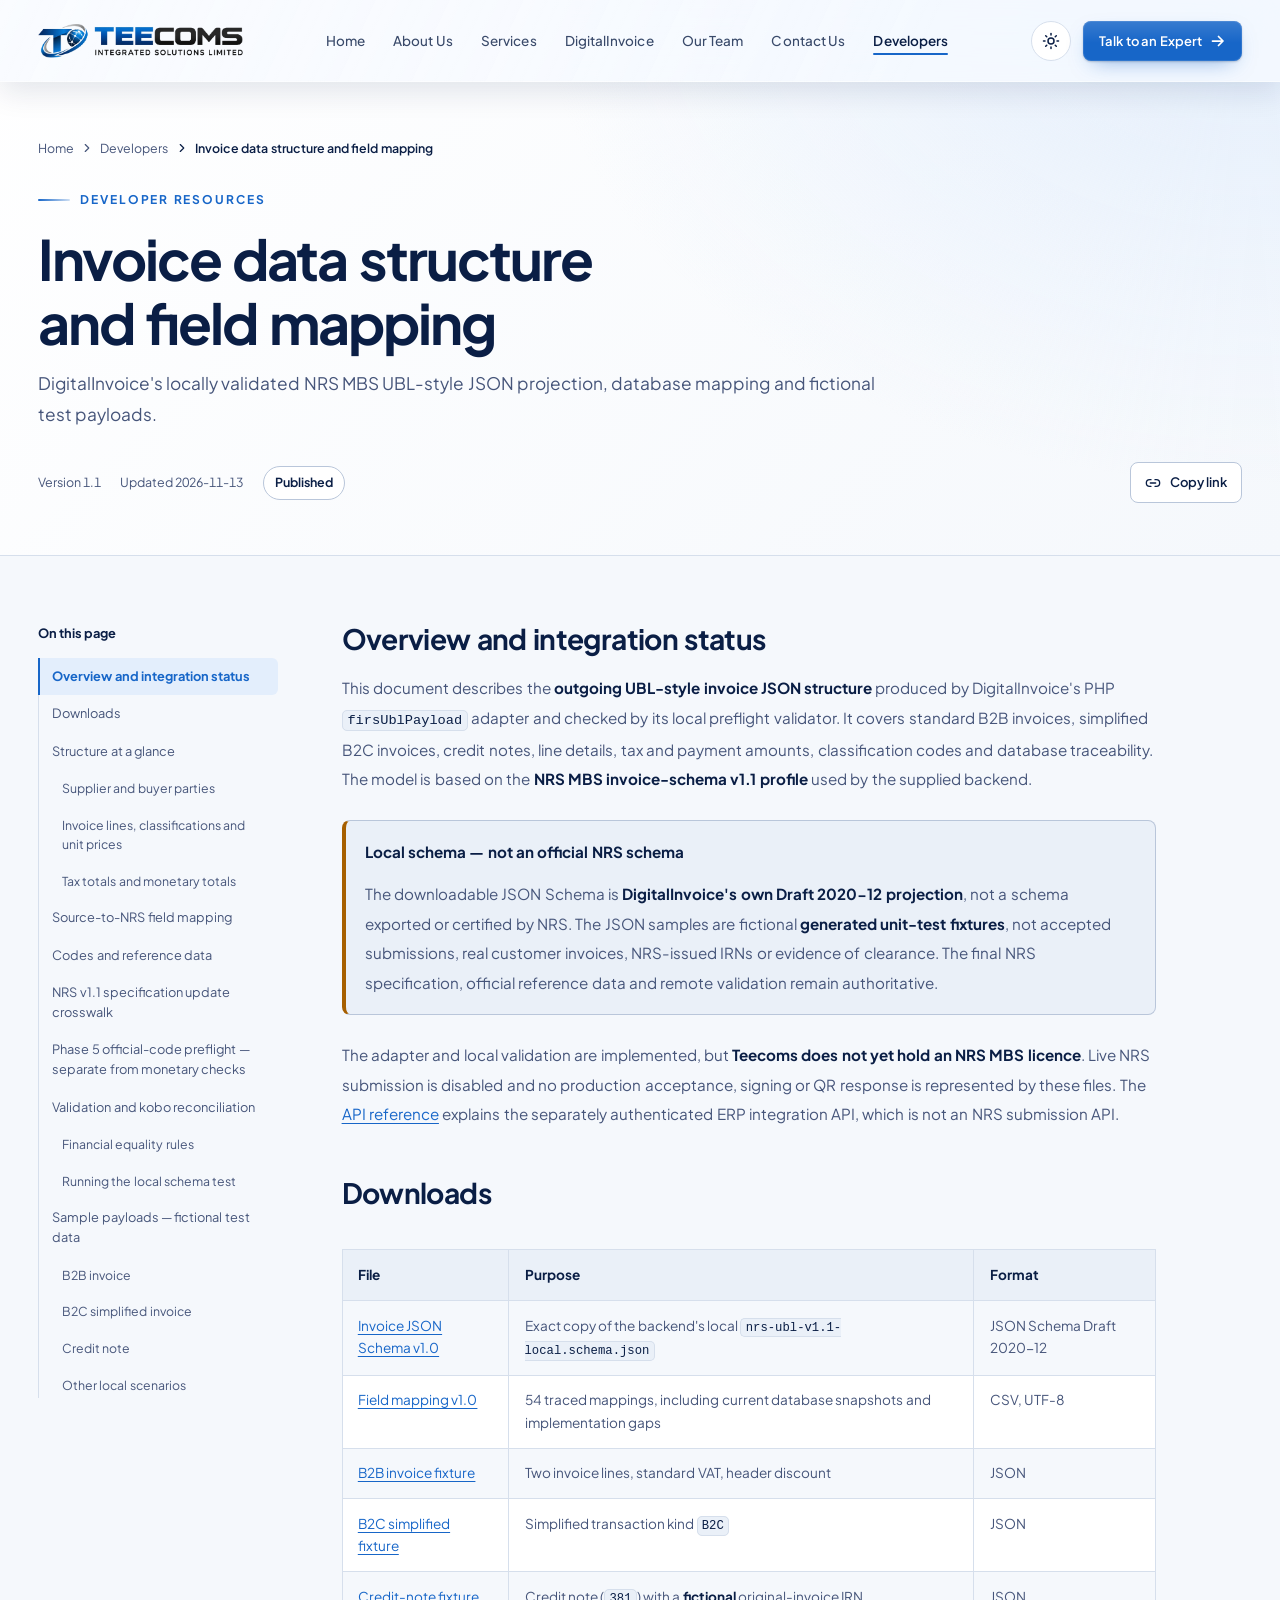
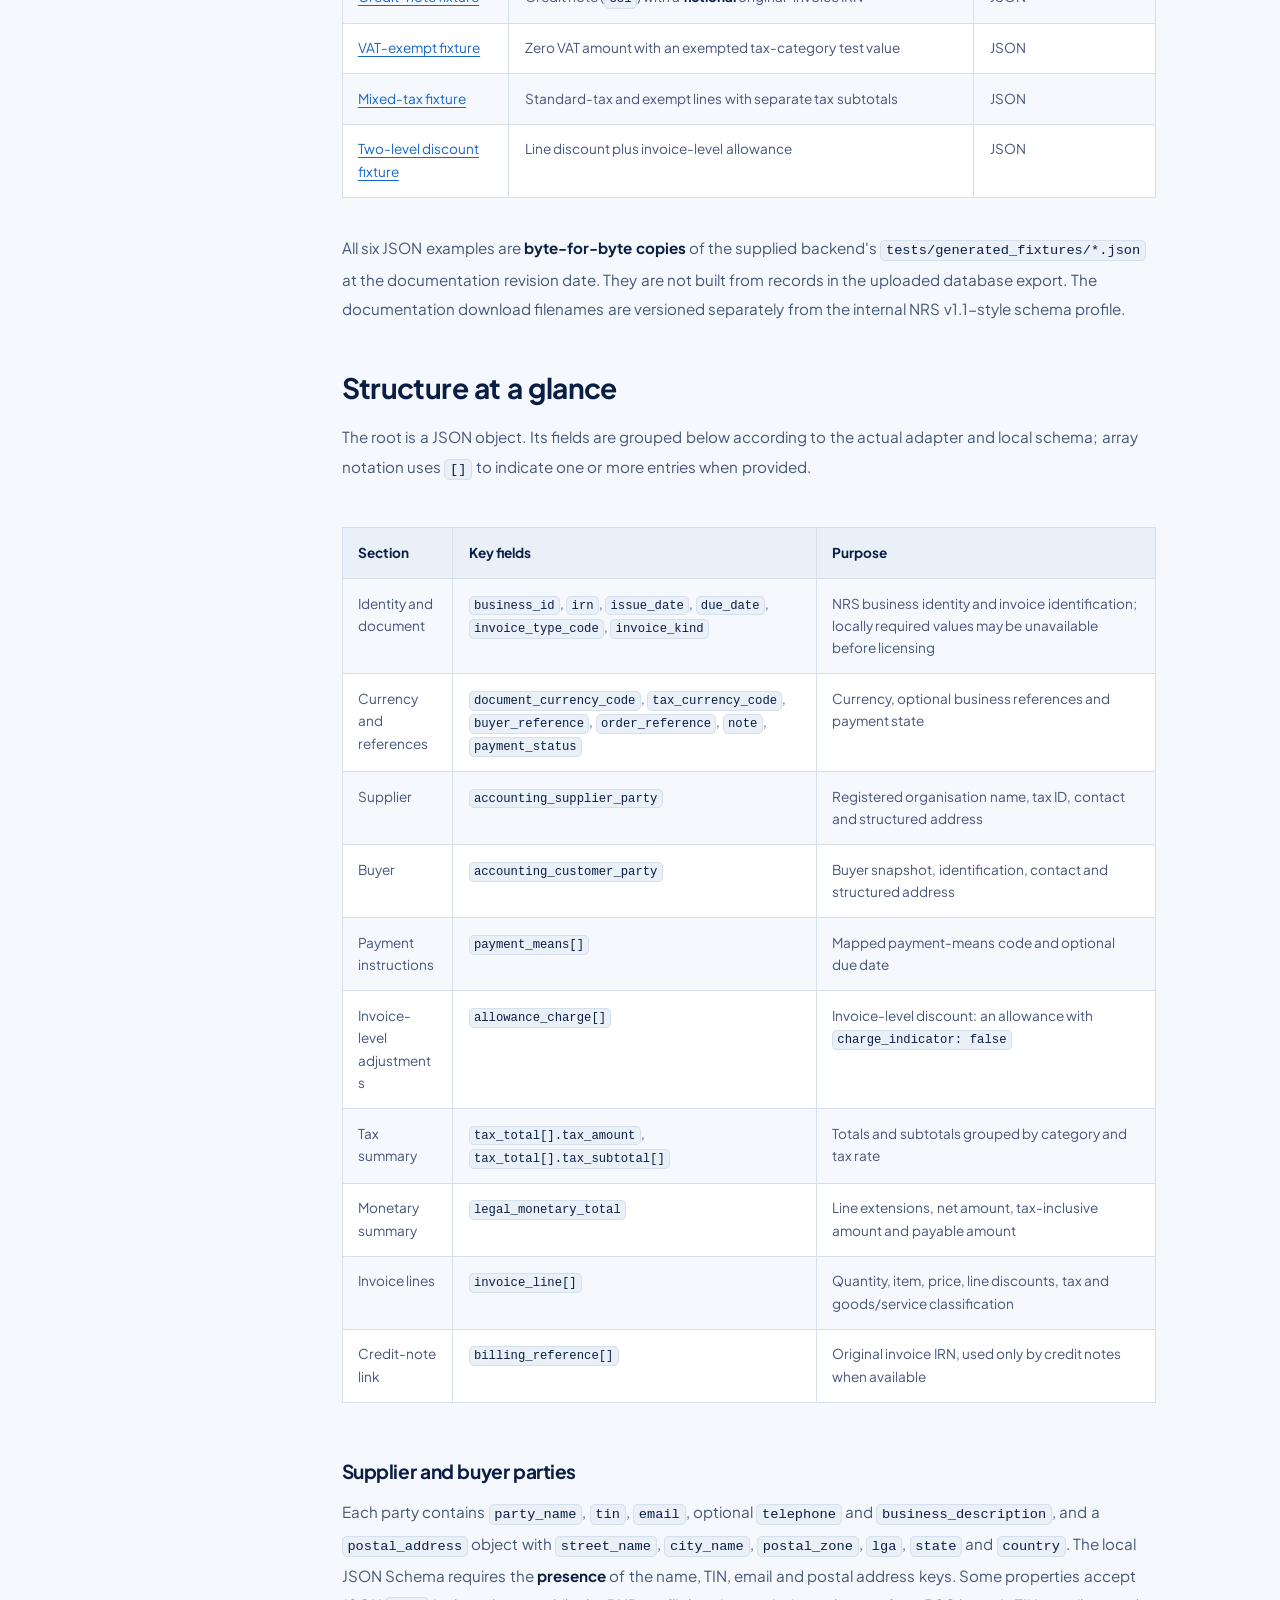
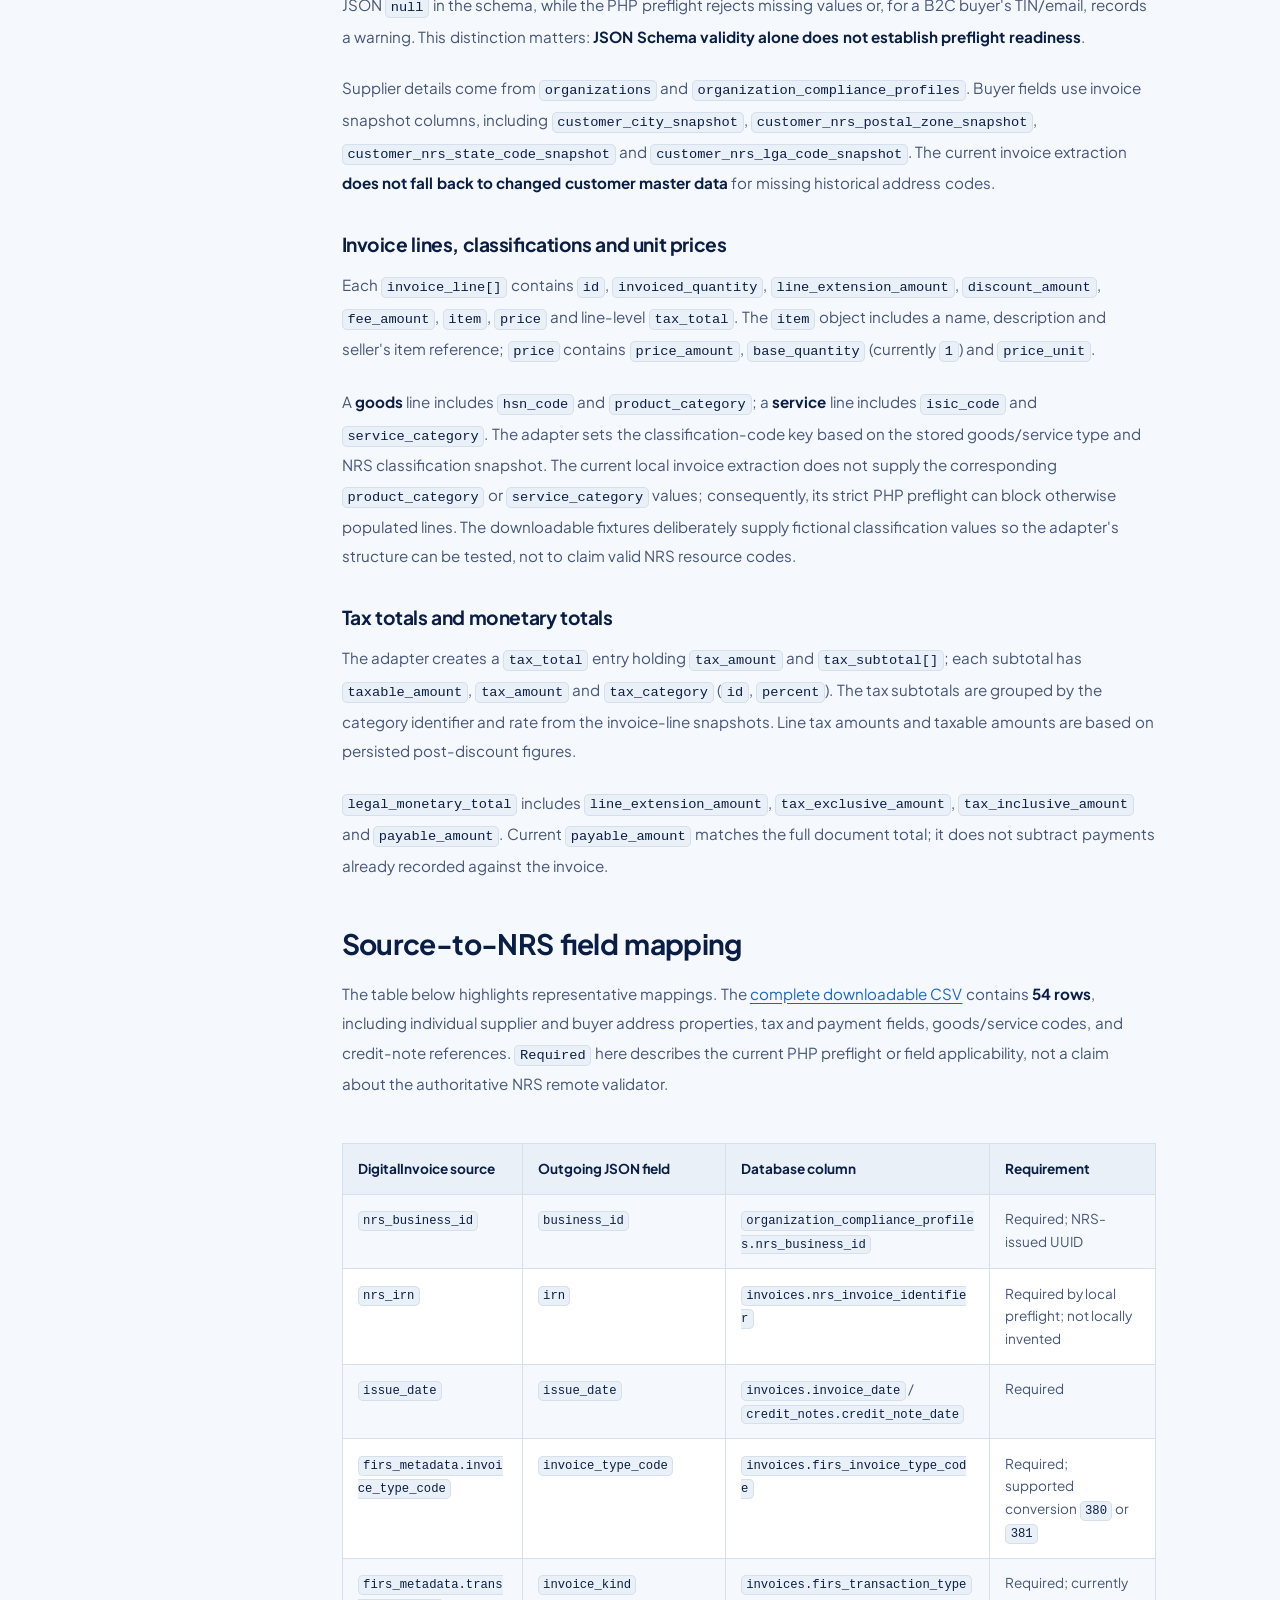
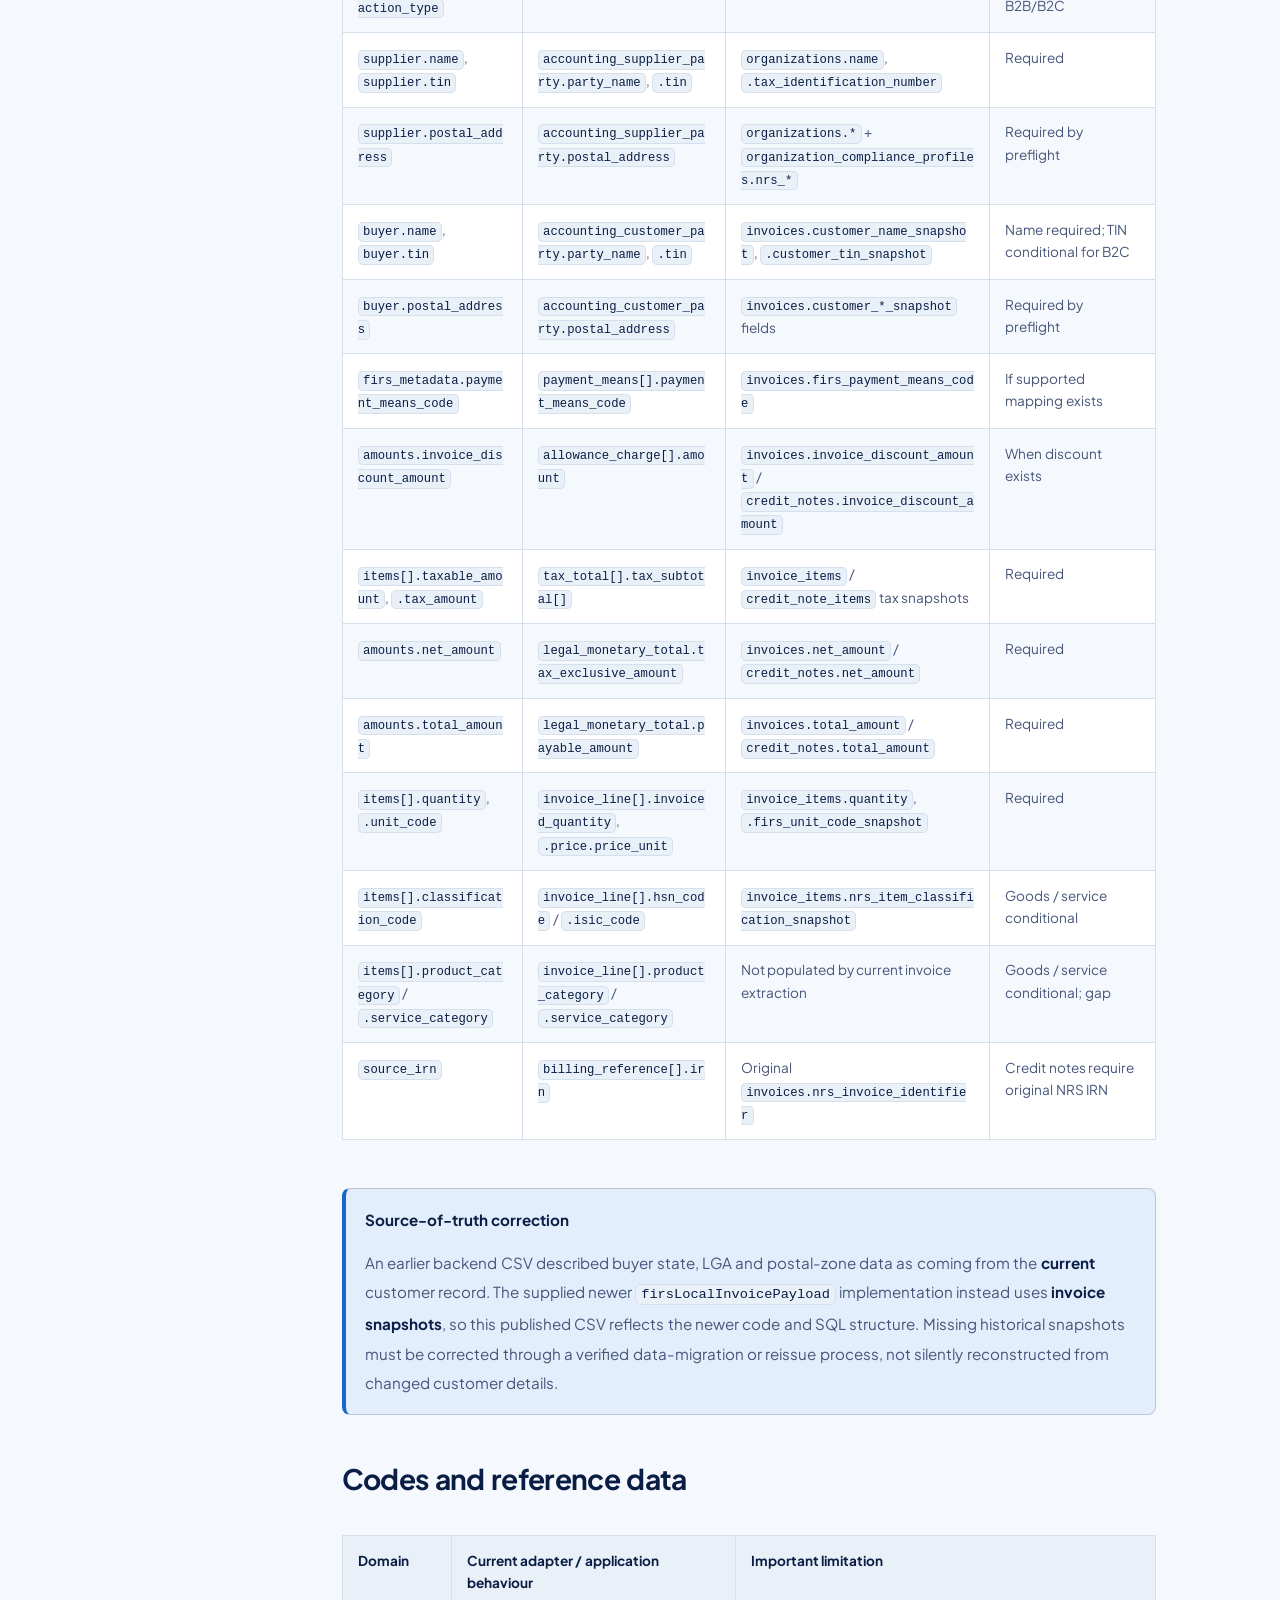
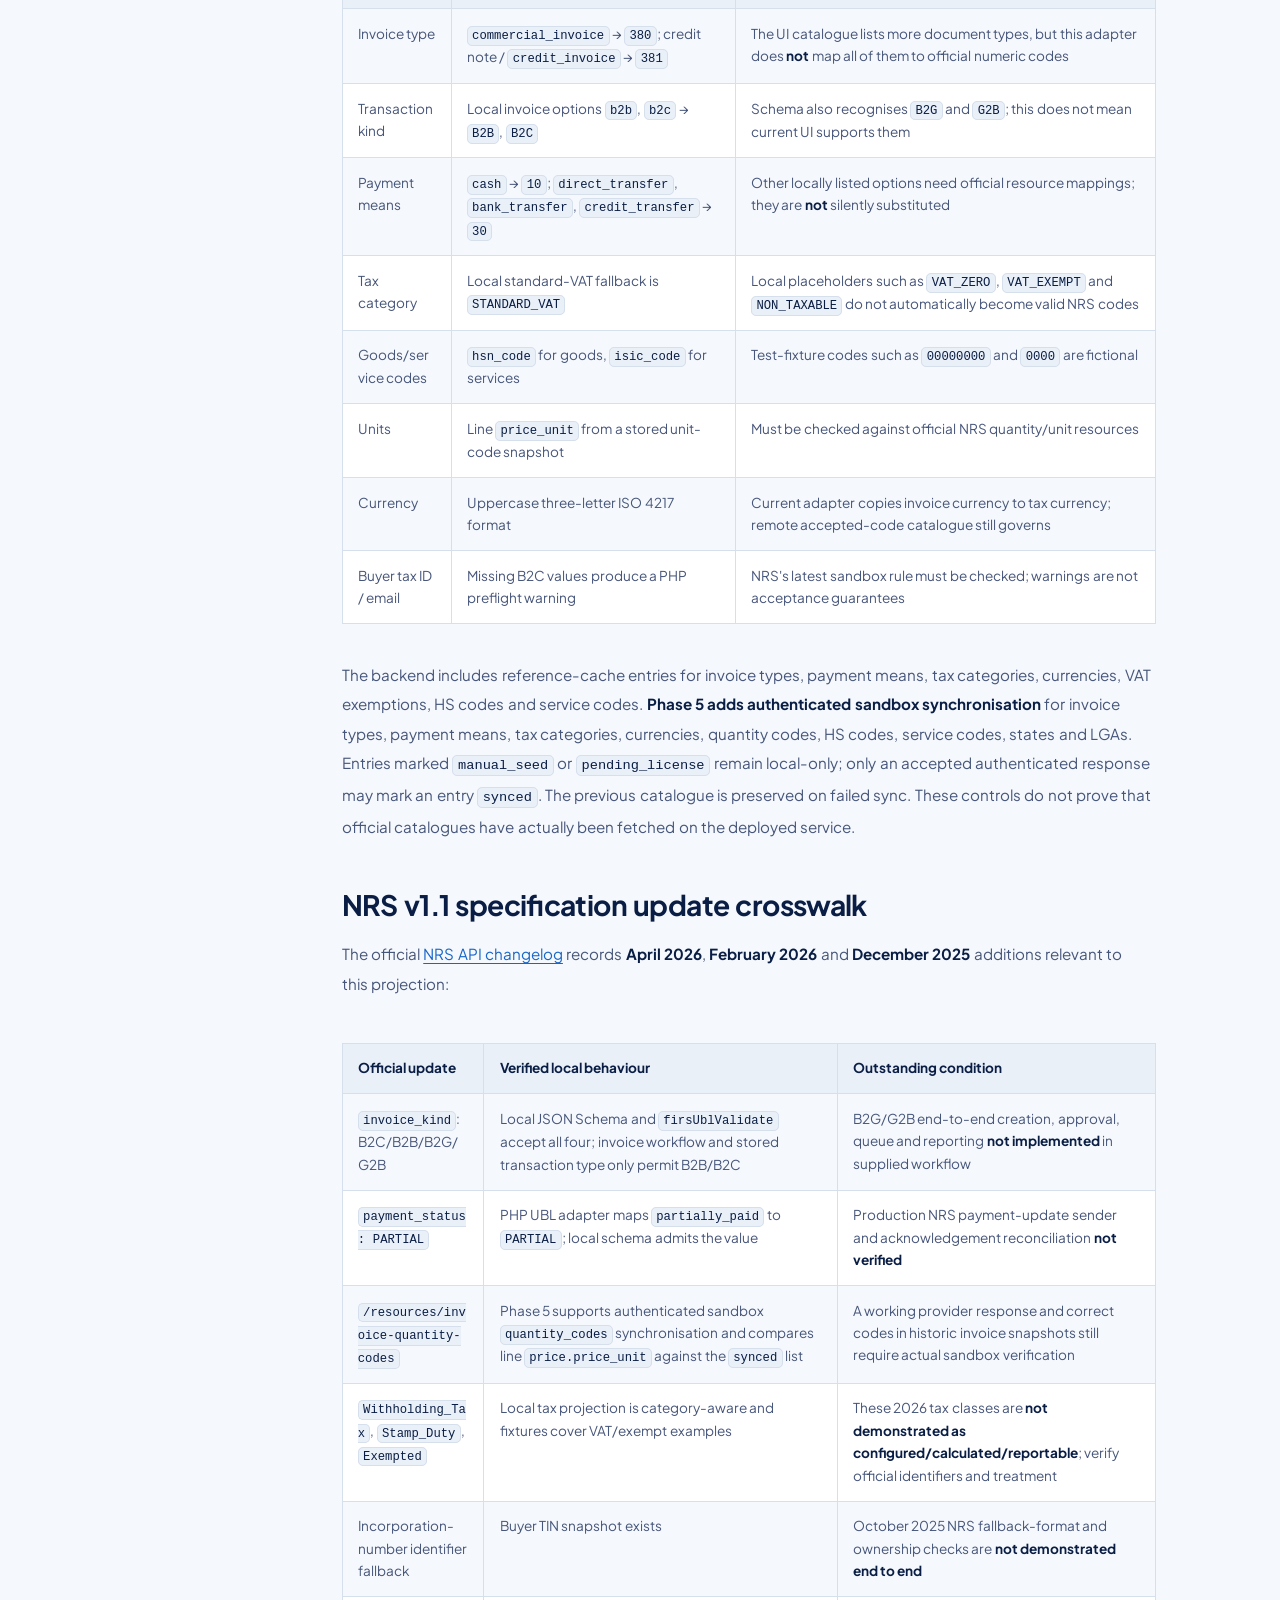
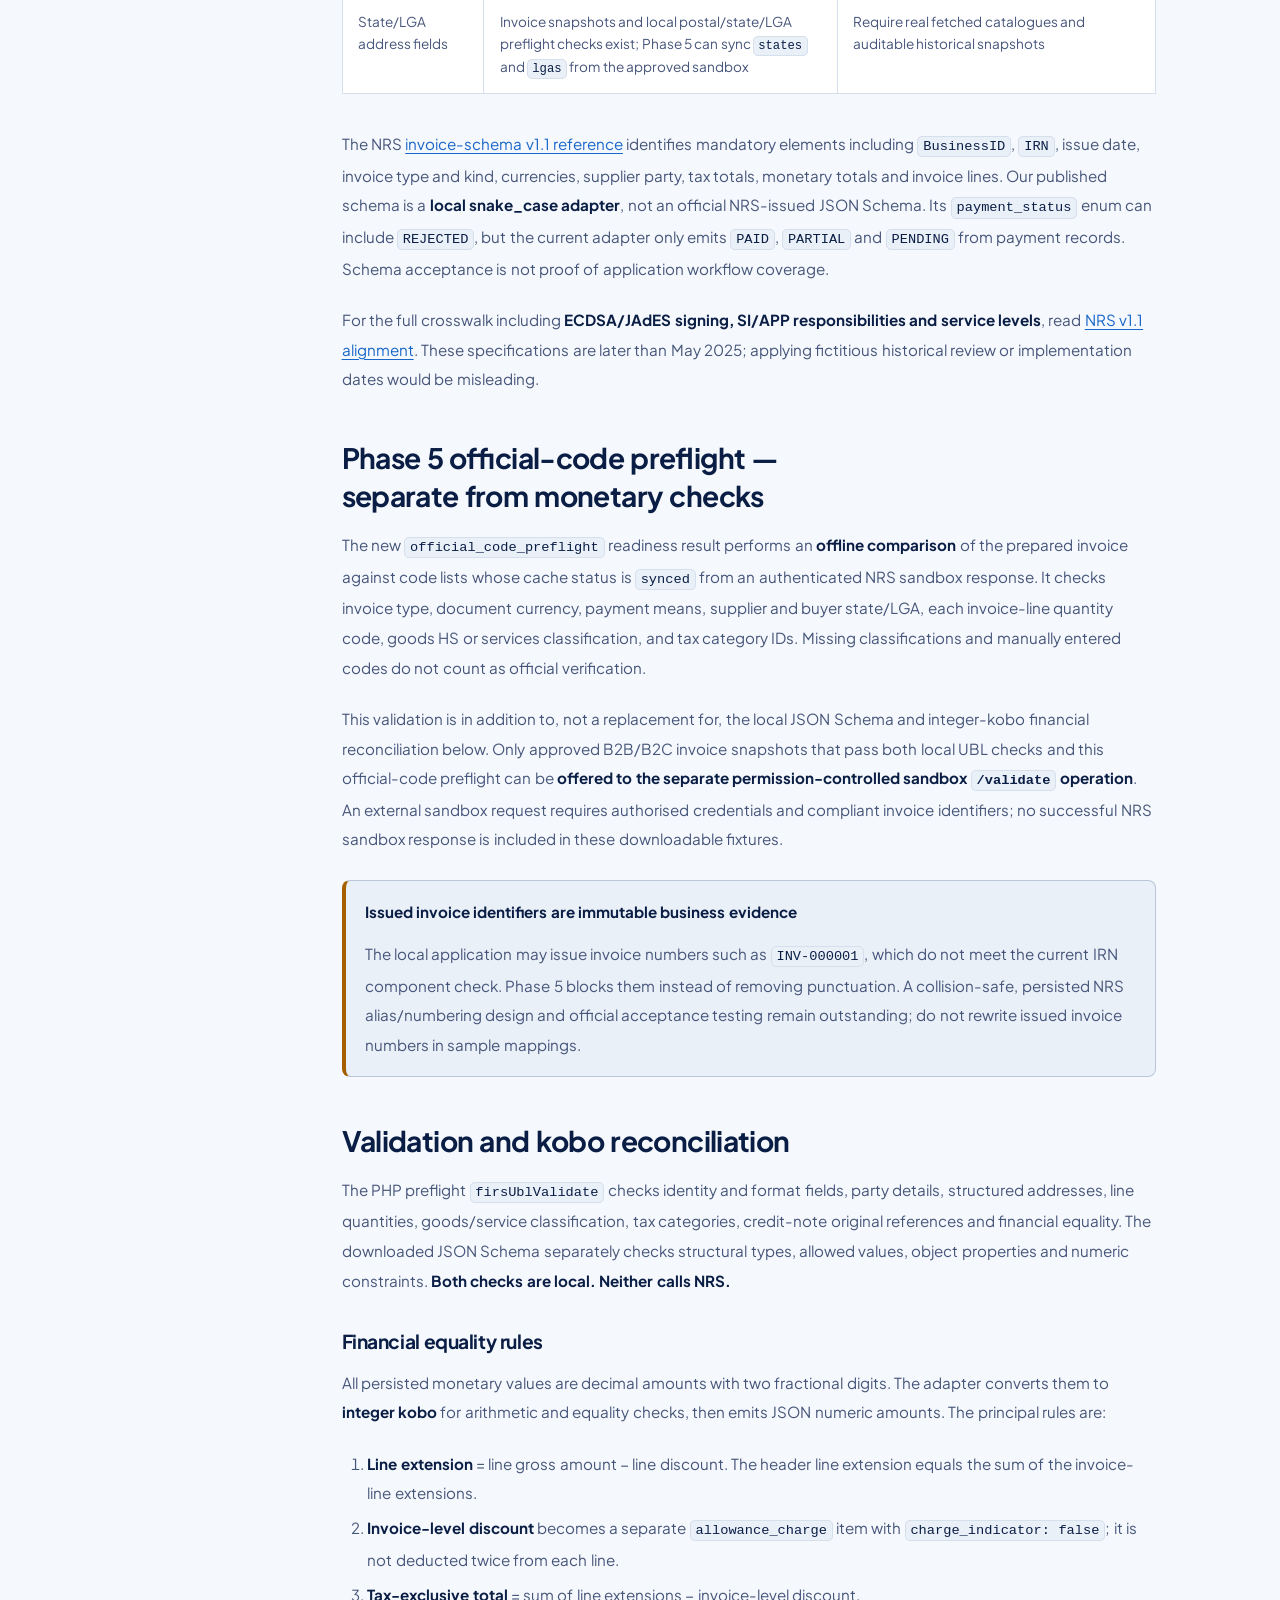
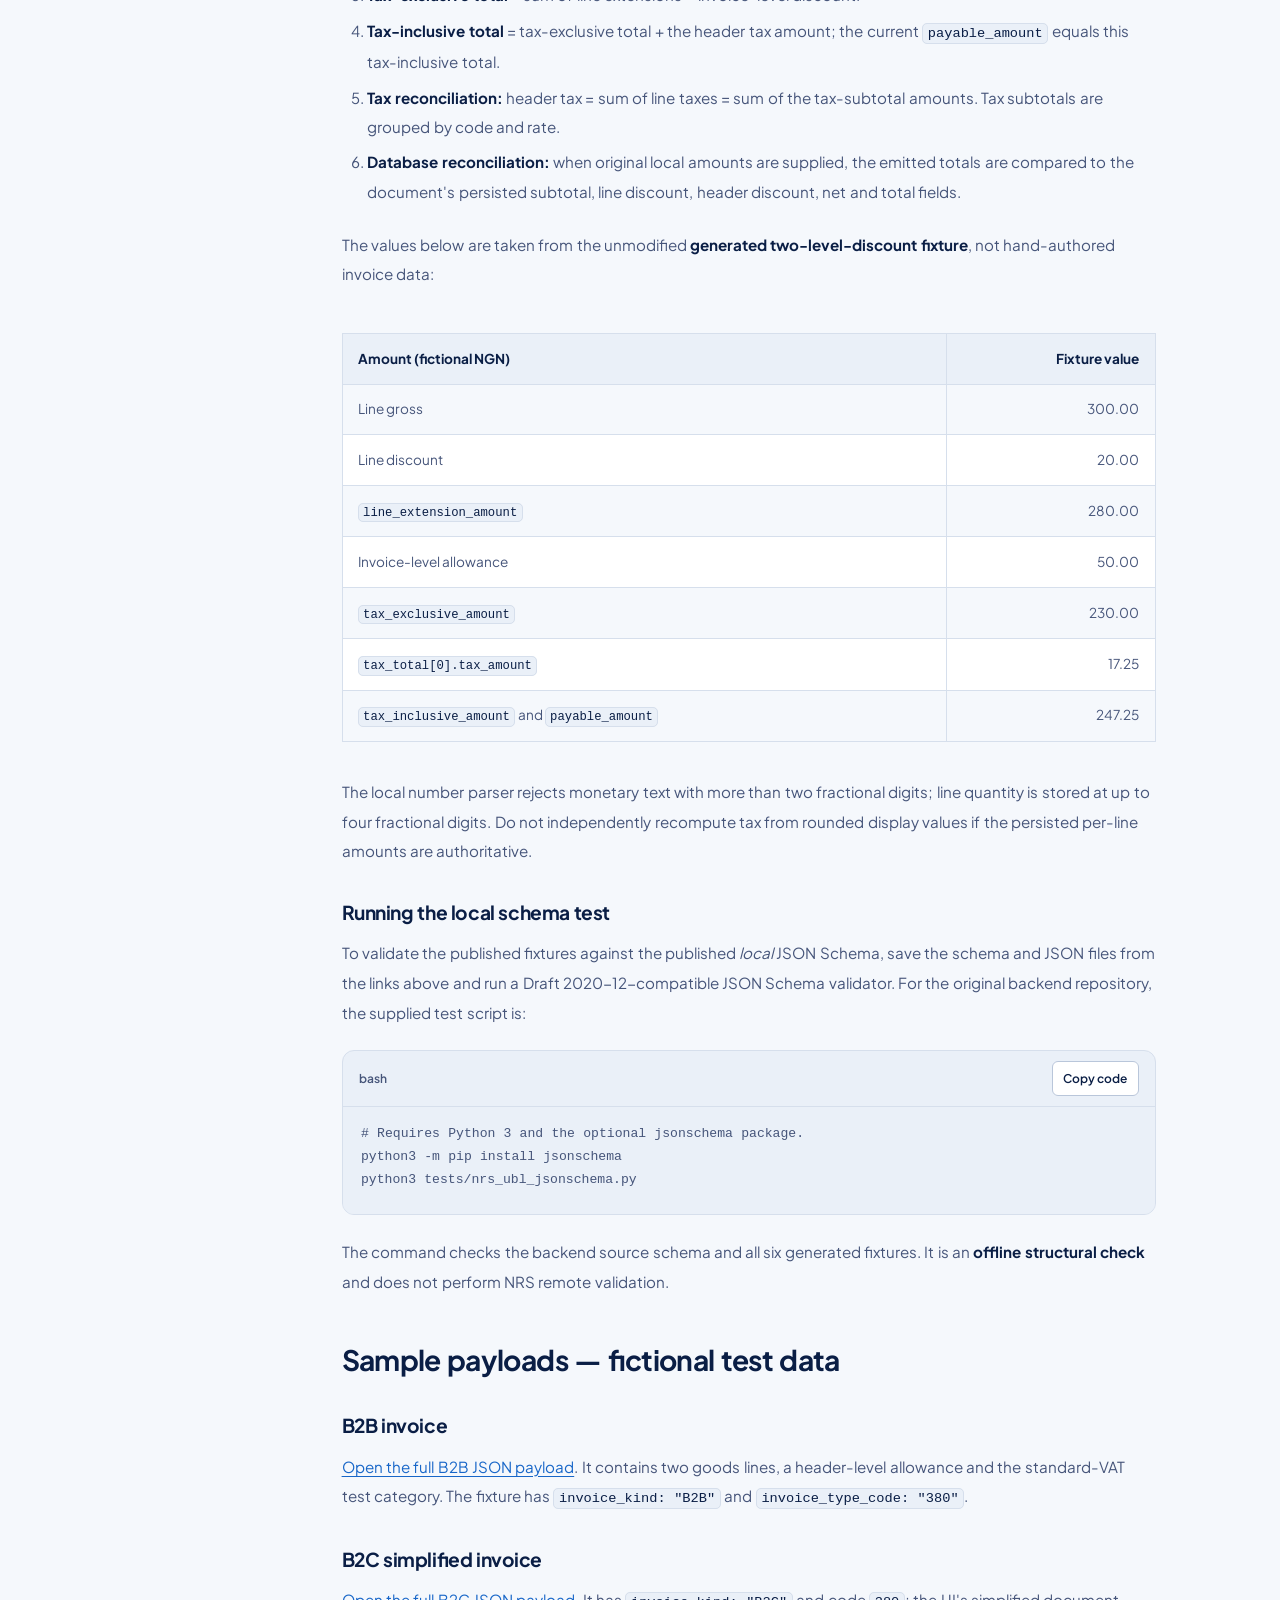
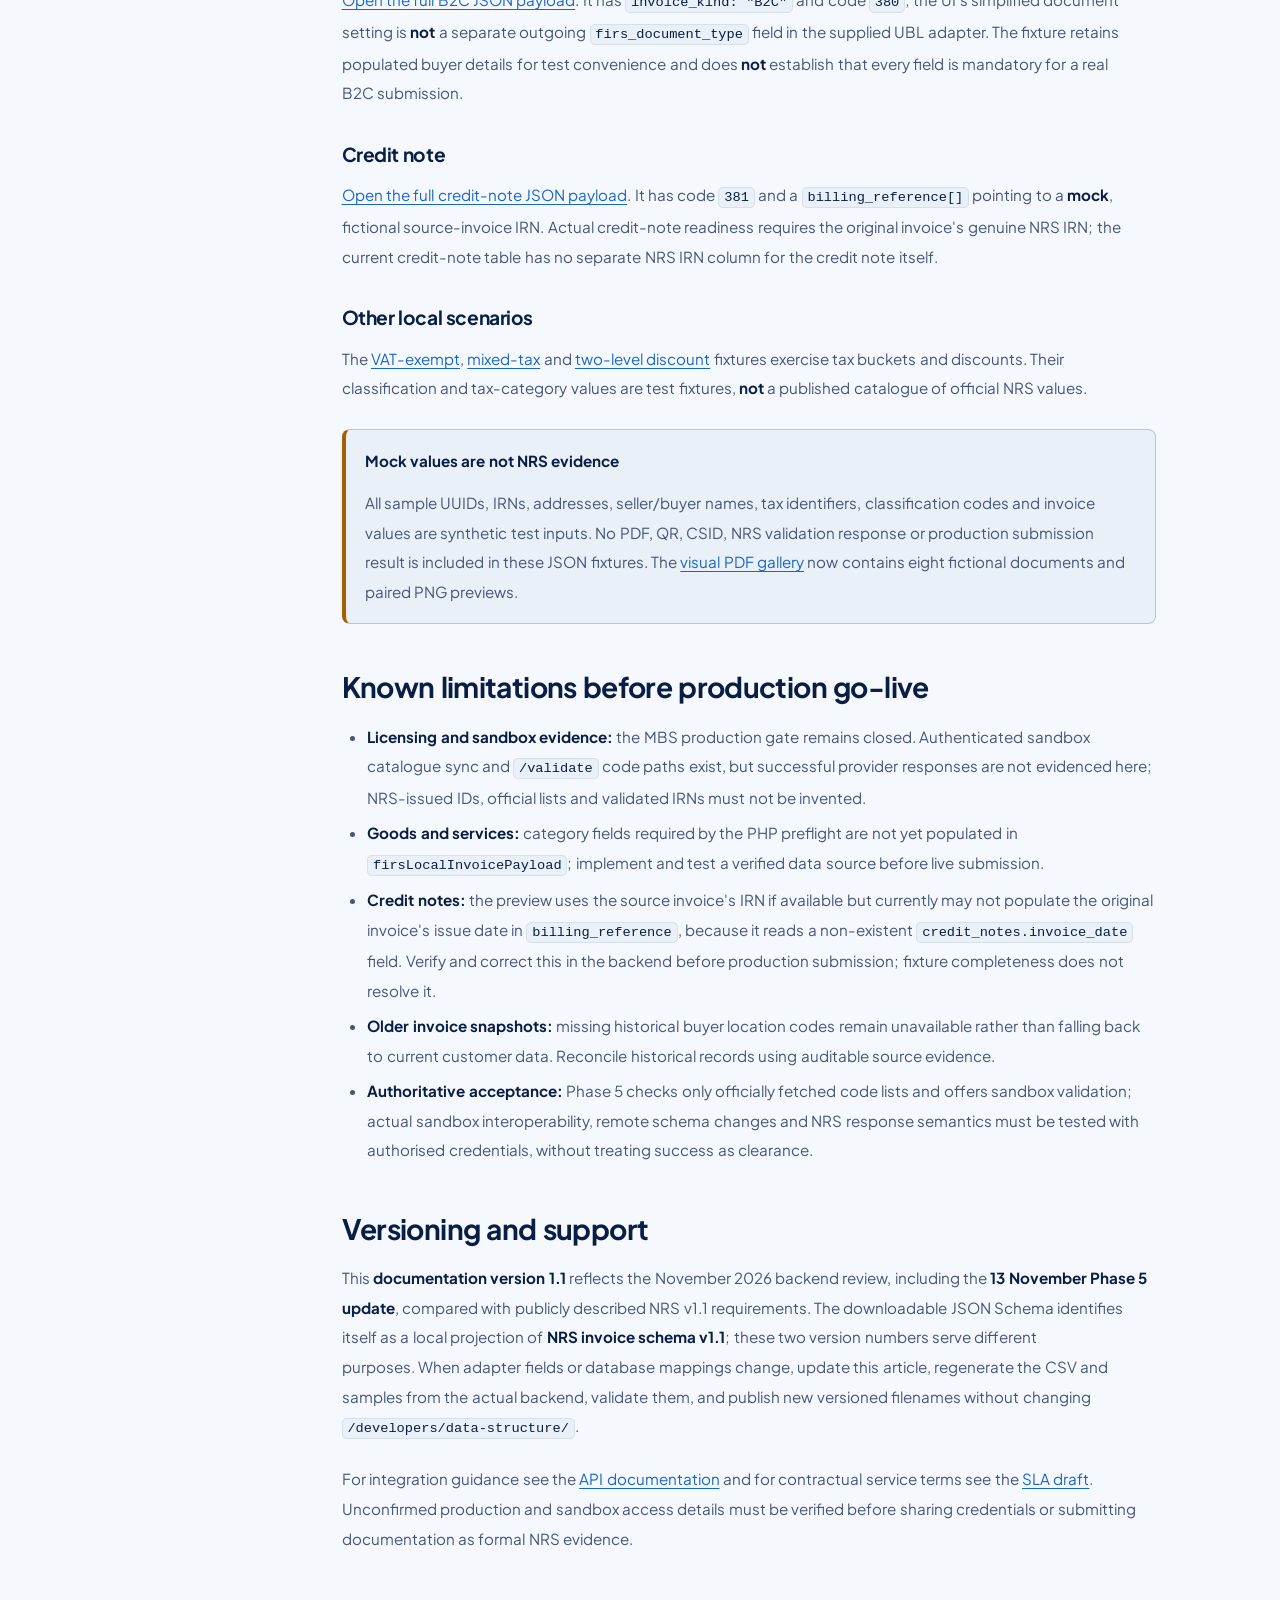
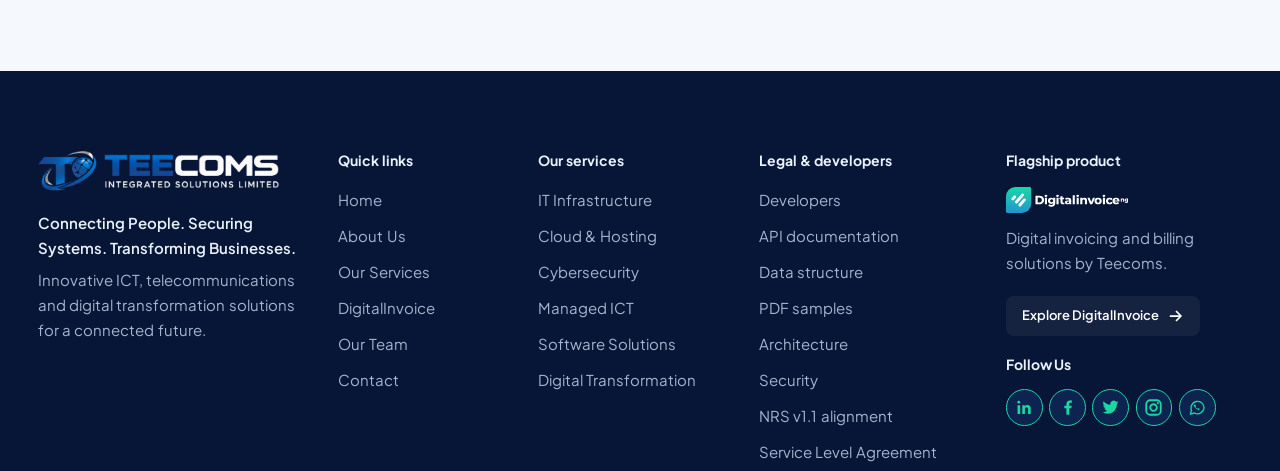
<file: developers/data-structure/index.html>
<!DOCTYPE html><html lang="en-NG" class="jakarta_3c4cb340-module__wAA7DG__variable"><head><meta charSet="utf-8"/><meta name="viewport" content="width=device-width, initial-scale=1, viewport-fit=cover"/><link rel="preload" href="/_next/static/media/PlusJakartaSans_Variable-s.p.1xh6pintd6r8e.woff2" as="font" crossorigin="" type="font/woff2"/><link rel="preload" as="image" href="/images/brand/teecoms-logo-light.webp" fetchPriority="high"/><link rel="preload" as="image" href="/images/brand/teecoms-logo-dark.webp" fetchPriority="high"/><link rel="stylesheet" href="/_next/static/chunks/0kmedgmx6yxsl.css" data-precedence="next"/><link rel="stylesheet" href="/_next/static/chunks/2s8caz5is_69m.css" data-precedence="next"/><link rel="preload" as="script" fetchPriority="low" href="/_next/static/chunks/07nldpx3i6mc_.js"/><script src="/_next/static/chunks/2i51e627rllld.js" async=""></script><script src="/_next/static/chunks/3byuobrkyz9bj.js" async=""></script><script src="/_next/static/chunks/2g3ca-z4pfuox.js" async=""></script><script src="/_next/static/chunks/turbopack-3vj2sv30h24qt.js" async=""></script><script src="/_next/static/chunks/2d9-549fa9lsx.js" async="" crossorigin=""></script><script src="/_next/static/chunks/3ltkfh-jfb0w5.js" async="" crossorigin=""></script><meta name="theme-color" content="#f5f8fc" media="(prefers-color-scheme: light)"/><meta name="theme-color" content="#09131f" media="(prefers-color-scheme: dark)"/><title>Invoice data structure and field mapping | Teecoms Developers</title><meta name="description" content="DigitalInvoice&#x27;s locally validated NRS MBS UBL-style JSON projection, database mapping and fictional test payloads."/><meta name="application-name" content="Teecoms"/><meta name="robots" content="index, follow"/><link rel="canonical" href="https://teecomsintegratedsolutions.ng/developers/data-structure/"/><meta property="og:title" content="Invoice data structure and field mapping"/><meta property="og:description" content="DigitalInvoice&#x27;s locally validated NRS MBS UBL-style JSON projection, database mapping and fictional test payloads."/><meta property="og:url" content="https://teecomsintegratedsolutions.ng/developers/data-structure/"/><meta property="og:site_name" content="Teecoms Integrated Solutions Limited"/><meta property="og:type" content="article"/><meta name="twitter:card" content="summary"/><meta name="twitter:title" content="Invoice data structure and field mapping"/><meta name="twitter:description" content="DigitalInvoice&#x27;s locally validated NRS MBS UBL-style JSON projection, database mapping and fictional test payloads."/><link rel="icon" href="/favicon.ico?favicon.21jmh47o6ka37.ico" sizes="48x48" type="image/x-icon"/><link rel="icon" href="/icon.png?icon.27wehsmtjxnoq.png" sizes="512x512" type="image/png"/><link rel="icon" href="/icon.svg?icon.1j900kea6-_sk.svg" sizes="any" type="image/svg+xml"/><link rel="apple-touch-icon" href="/apple-icon.png?apple-icon.0lf8wu054ljsr.png" sizes="180x180" type="image/png"/><meta name="next-size-adjust" content=""/><script>(function(){try{var t=localStorage.getItem('teecoms-theme');if(t!=='light'&&t!=='dark'){t=matchMedia('(prefers-color-scheme: dark)').matches?'dark':'light'}var r=document.documentElement;r.dataset.theme=t;r.style.colorScheme=t}catch(e){}})()</script><script src="/_next/static/chunks/0cz1d0mv5g_q7.js" noModule=""></script></head><body><div hidden=""><!--$--><!--/$--></div><a class="Header-module__lnUIdW__skip" href="#main">Skip to content</a><header class="Header-module__lnUIdW__header" data-scrolled="true" data-document="true"><div class="container Header-module__lnUIdW__bar"><a href="/" class="Header-module__lnUIdW__brand" aria-label="Teecoms, home"><span class="" style="display:inline-flex"><img src="/images/brand/teecoms-logo-light.webp" alt="Teecoms Integrated Solutions Limited" class="on-light-only" width="205" height="34" decoding="async" loading="eager" fetchPriority="high" style="width:auto;height:34px"/><img src="/images/brand/teecoms-logo-dark.webp" alt="" aria-hidden="true" class="on-dark-only" width="205" height="34" decoding="async" loading="eager" fetchPriority="high" style="width:auto;height:34px"/></span></a><nav class="Header-module__lnUIdW__nav" aria-label="Main"><ul><li><a href="/#home" class="Header-module__lnUIdW__link" data-active="false">Home</a></li><li><a href="/#about" class="Header-module__lnUIdW__link" data-active="false">About Us</a></li><li><a href="/#services" class="Header-module__lnUIdW__link" data-active="false">Services</a></li><li><a href="/#digitalinvoice" class="Header-module__lnUIdW__link" data-active="false">DigitalInvoice</a></li><li><a href="/#team" class="Header-module__lnUIdW__link" data-active="false">Our Team</a></li><li><a href="/#contact" class="Header-module__lnUIdW__link" data-active="false">Contact Us</a></li><li><a href="/developers/" class="Header-module__lnUIdW__link" data-active="true" aria-current="page">Developers</a></li></ul></nav><div class="Header-module__lnUIdW__actions"><button type="button" class="ThemeToggle-module__BDCMra__toggle " data-tone="auto" aria-label="Switch to dark mode" aria-pressed="false"><span class="ThemeToggle-module__BDCMra__icon" data-active="true"><svg xmlns="http://www.w3.org/2000/svg" width="18" height="18" viewBox="0 0 24 24" fill="none" stroke="currentColor" stroke-width="2" stroke-linecap="round" stroke-linejoin="round" class="lucide lucide-sun" aria-hidden="true"><circle cx="12" cy="12" r="4"></circle><path d="M12 2v2"></path><path d="M12 20v2"></path><path d="m4.93 4.93 1.41 1.41"></path><path d="m17.66 17.66 1.41 1.41"></path><path d="M2 12h2"></path><path d="M20 12h2"></path><path d="m6.34 17.66-1.41 1.41"></path><path d="m19.07 4.93-1.41 1.41"></path></svg></span><span class="ThemeToggle-module__BDCMra__icon" data-active="false"><svg xmlns="http://www.w3.org/2000/svg" width="18" height="18" viewBox="0 0 24 24" fill="none" stroke="currentColor" stroke-width="2" stroke-linecap="round" stroke-linejoin="round" class="lucide lucide-moon" aria-hidden="true"><path d="M20.985 12.486a9 9 0 1 1-9.473-9.472c.405-.022.617.46.402.803a6 6 0 0 0 8.268 8.268c.344-.215.825-.004.803.401"></path></svg></span></button><a href="/#contact" class="Button-module__8RiFmG__button Header-module__lnUIdW__cta" data-variant="primary" data-size="sm" data-shine="hover"><span class="Button-module__8RiFmG__label">Talk to an Expert</span><span class="Button-module__8RiFmG__arrow"><svg viewBox="0 0 16 16" aria-hidden="true" focusable="false"><path d="M2.5 8h10M8.5 3.5 13 8l-4.5 4.5"></path></svg><svg viewBox="0 0 16 16" aria-hidden="true" focusable="false"><path d="M2.5 8h10M8.5 3.5 13 8l-4.5 4.5"></path></svg></span></a><button type="button" class="Header-module__lnUIdW__menuButton" aria-expanded="false" aria-controls="mobile-menu"><svg xmlns="http://www.w3.org/2000/svg" width="22" height="22" viewBox="0 0 24 24" fill="none" stroke="currentColor" stroke-width="2" stroke-linecap="round" stroke-linejoin="round" class="lucide lucide-menu" aria-hidden="true"><path d="M4 5h16"></path><path d="M4 12h16"></path><path d="M4 19h16"></path></svg><span class="sr-only">Open menu</span></button></div></div></header><div id="mobile-menu" class="Header-module__lnUIdW__sheet" data-open="false" role="dialog" aria-modal="true" aria-label="Menu" inert=""><div class="Header-module__lnUIdW__sheetTop"><span class="" style="display:inline-flex"><img src="/images/brand/teecoms-logo-light.webp" alt="Teecoms Integrated Solutions Limited" class="on-light-only" width="193" height="32" decoding="async" loading="lazy" style="width:auto;height:32px"/><img src="/images/brand/teecoms-logo-dark.webp" alt="" aria-hidden="true" class="on-dark-only" width="193" height="32" decoding="async" loading="lazy" style="width:auto;height:32px"/></span><button type="button" class="Header-module__lnUIdW__menuButton"><svg xmlns="http://www.w3.org/2000/svg" width="22" height="22" viewBox="0 0 24 24" fill="none" stroke="currentColor" stroke-width="2" stroke-linecap="round" stroke-linejoin="round" class="lucide lucide-x" aria-hidden="true"><path d="M18 6 6 18"></path><path d="m6 6 12 12"></path></svg><span class="sr-only">Close menu</span></button></div><ul class="Header-module__lnUIdW__sheetLinks"><li style="--i:0"><a href="/#home" data-active="false">Home</a></li><li style="--i:1"><a href="/#about" data-active="false">About Us</a></li><li style="--i:2"><a href="/#services" data-active="false">Services</a></li><li style="--i:3"><a href="/#digitalinvoice" data-active="false">DigitalInvoice</a></li><li style="--i:4"><a href="/#team" data-active="false">Our Team</a></li><li style="--i:5"><a href="/#contact" data-active="false">Contact Us</a></li><li style="--i:6"><a href="/developers/" data-active="true" aria-current="page">Developers</a></li></ul><div class="Header-module__lnUIdW__sheetFoot"><a href="/#contact" class="Button-module__8RiFmG__button " data-variant="primary" data-size="md" data-shine="hover"><span class="Button-module__8RiFmG__label">Talk to an Expert</span><span class="Button-module__8RiFmG__arrow"><svg viewBox="0 0 16 16" aria-hidden="true" focusable="false"><path d="M2.5 8h10M8.5 3.5 13 8l-4.5 4.5"></path></svg><svg viewBox="0 0 16 16" aria-hidden="true" focusable="false"><path d="M2.5 8h10M8.5 3.5 13 8l-4.5 4.5"></path></svg></span></a><button type="button" class="ThemeToggle-module__BDCMra__toggle " data-tone="auto" aria-label="Switch to dark mode" aria-pressed="false"><span class="ThemeToggle-module__BDCMra__icon" data-active="true"><svg xmlns="http://www.w3.org/2000/svg" width="18" height="18" viewBox="0 0 24 24" fill="none" stroke="currentColor" stroke-width="2" stroke-linecap="round" stroke-linejoin="round" class="lucide lucide-sun" aria-hidden="true"><circle cx="12" cy="12" r="4"></circle><path d="M12 2v2"></path><path d="M12 20v2"></path><path d="m4.93 4.93 1.41 1.41"></path><path d="m17.66 17.66 1.41 1.41"></path><path d="M2 12h2"></path><path d="M20 12h2"></path><path d="m6.34 17.66-1.41 1.41"></path><path d="m19.07 4.93-1.41 1.41"></path></svg></span><span class="ThemeToggle-module__BDCMra__icon" data-active="false"><svg xmlns="http://www.w3.org/2000/svg" width="18" height="18" viewBox="0 0 24 24" fill="none" stroke="currentColor" stroke-width="2" stroke-linecap="round" stroke-linejoin="round" class="lucide lucide-moon" aria-hidden="true"><path d="M20.985 12.486a9 9 0 1 1-9.473-9.472c.405-.022.617.46.402.803a6 6 0 0 0 8.268 8.268c.344-.215.825-.004.803.401"></path></svg></span></button></div></div><main id="main" class="DocsLayout-module__pYLoOa__page"><div class="DocsHeader-module__2F8vLq__band"><div class="container DocsHeader-module__2F8vLq__inner"><nav class="DocsHeader-module__2F8vLq__breadcrumbs" aria-label="Breadcrumb"><ol><li><a href="/">Home</a></li><li><svg xmlns="http://www.w3.org/2000/svg" width="14" height="14" viewBox="0 0 24 24" fill="none" stroke="currentColor" stroke-width="2" stroke-linecap="round" stroke-linejoin="round" class="lucide lucide-chevron-right" aria-hidden="true"><path d="m9 18 6-6-6-6"></path></svg><a href="/developers/">Developers</a></li><li aria-current="page"><svg xmlns="http://www.w3.org/2000/svg" width="14" height="14" viewBox="0 0 24 24" fill="none" stroke="currentColor" stroke-width="2" stroke-linecap="round" stroke-linejoin="round" class="lucide lucide-chevron-right" aria-hidden="true"><path d="m9 18 6-6-6-6"></path></svg><span>Invoice data structure and field mapping</span></li></ol></nav><p class="Eyebrow-module__xQzhpG__eyebrow " data-tone="brand">Developer resources</p><h1 class="DocsHeader-module__2F8vLq__title">Invoice data structure and field mapping</h1><p class="DocsHeader-module__2F8vLq__description">DigitalInvoice&#x27;s locally validated NRS MBS UBL-style JSON projection, database mapping and fictional test payloads.</p><div class="DocsHeader-module__2F8vLq__bottom"><div class="DocsHeader-module__2F8vLq__meta" aria-label="Document information"><span>Version <!-- -->1.1</span><span>Updated <!-- -->2026-11-13</span><span class="DocsHeader-module__2F8vLq__status" data-status="published">published</span></div><div class="DocsHeader-module__2F8vLq__actions"><button type="button" class="DocsCopyLink-module__2d2yiG__button" aria-label="Copy this document&#x27;s link"><svg xmlns="http://www.w3.org/2000/svg" width="16" height="16" viewBox="0 0 24 24" fill="none" stroke="currentColor" stroke-width="2" stroke-linecap="round" stroke-linejoin="round" class="lucide lucide-link-2" aria-hidden="true"><path d="M9 17H7A5 5 0 0 1 7 7h2"></path><path d="M15 7h2a5 5 0 1 1 0 10h-2"></path><line x1="8" x2="16" y1="12" y2="12"></line></svg>Copy link</button></div></div></div></div><div class="container DocsLayout-module__pYLoOa__content"><aside class="DocsLayout-module__pYLoOa__sidebar"><nav class="DocsToc-module__SyX_Wa__nav" aria-label="On this page"><button type="button" class="DocsToc-module__SyX_Wa__mobileTrigger" aria-expanded="false" aria-controls="docs-toc-list"><svg xmlns="http://www.w3.org/2000/svg" width="17" height="17" viewBox="0 0 24 24" fill="none" stroke="currentColor" stroke-width="2" stroke-linecap="round" stroke-linejoin="round" class="lucide lucide-list" aria-hidden="true"><path d="M3 5h.01"></path><path d="M3 12h.01"></path><path d="M3 19h.01"></path><path d="M8 5h13"></path><path d="M8 12h13"></path><path d="M8 19h13"></path></svg><span>On this page</span><svg xmlns="http://www.w3.org/2000/svg" width="17" height="17" viewBox="0 0 24 24" fill="none" stroke="currentColor" stroke-width="2" stroke-linecap="round" stroke-linejoin="round" class="lucide lucide-chevron-down" aria-hidden="true" data-expanded="false"><path d="m6 9 6 6 6-6"></path></svg></button><div class="DocsToc-module__SyX_Wa__body" data-expanded="false" id="docs-toc-list"><p class="DocsToc-module__SyX_Wa__heading">On this page</p><ol class="DocsToc-module__SyX_Wa__list"><li data-depth="2"><a href="#overview-and-integration-status" aria-current="location">Overview and integration status</a></li><li data-depth="2"><a href="#downloads">Downloads</a></li><li data-depth="2"><a href="#structure-at-a-glance">Structure at a glance</a></li><li data-depth="3"><a href="#supplier-and-buyer-parties">Supplier and buyer parties</a></li><li data-depth="3"><a href="#invoice-lines-classifications-and-unit-prices">Invoice lines, classifications and unit prices</a></li><li data-depth="3"><a href="#tax-totals-and-monetary-totals">Tax totals and monetary totals</a></li><li data-depth="2"><a href="#source-to-nrs-field-mapping">Source-to-NRS field mapping</a></li><li data-depth="2"><a href="#codes-and-reference-data">Codes and reference data</a></li><li data-depth="2"><a href="#nrs-v11-specification-update-crosswalk">NRS v1.1 specification update crosswalk</a></li><li data-depth="2"><a href="#phase-5-official-code-preflight-separate-from-monetary-checks">Phase 5 official-code preflight — separate from monetary checks</a></li><li data-depth="2"><a href="#validation-and-kobo-reconciliation">Validation and kobo reconciliation</a></li><li data-depth="3"><a href="#financial-equality-rules">Financial equality rules</a></li><li data-depth="3"><a href="#running-the-local-schema-test">Running the local schema test</a></li><li data-depth="2"><a href="#sample-payloads-fictional-test-data">Sample payloads — fictional test data</a></li><li data-depth="3"><a href="#b2b-invoice">B2B invoice</a></li><li data-depth="3"><a href="#b2c-simplified-invoice">B2C simplified invoice</a></li><li data-depth="3"><a href="#credit-note">Credit note</a></li><li data-depth="3"><a href="#other-local-scenarios">Other local scenarios</a></li><li data-depth="2"><a href="#known-limitations-before-production-go-live">Known limitations before production go-live</a></li><li data-depth="2"><a href="#versioning-and-support">Versioning and support</a></li></ol></div></nav></aside><div class="DocsLayout-module__pYLoOa__right"><article class="DocsLayout-module__pYLoOa__article" aria-label="Invoice data structure and field mapping"><h2 id="overview-and-integration-status">Overview and integration status</h2><p>This document describes the <strong>outgoing UBL-style invoice JSON structure</strong> produced by DigitalInvoice&#39;s PHP <code>firsUblPayload</code> adapter and checked by its local preflight validator. It covers standard B2B invoices, simplified B2C invoices, credit notes, line details, tax and payment amounts, classification codes and database traceability. The model is based on the <strong>NRS MBS invoice-schema v1.1 profile</strong> used by the supplied backend.</p>
<aside class="docs-callout" data-tone="warning" aria-label="Local schema — not an official NRS schema"><strong class="docs-callout-title">Local schema — not an official NRS schema</strong><div><p>The downloadable JSON Schema is <strong>DigitalInvoice&#39;s own Draft 2020-12 projection</strong>, not a schema exported or certified by NRS. The JSON samples are fictional <strong>generated unit-test fixtures</strong>, not accepted submissions, real customer invoices, NRS-issued IRNs or evidence of clearance. The final NRS specification, official reference data and remote validation remain authoritative.</p>
</div></aside><p>The adapter and local validation are implemented, but <strong>Teecoms does not yet hold an NRS MBS licence</strong>. Live NRS submission is disabled and no production acceptance, signing or QR response is represented by these files. The <a href="/developers/api/">API reference</a> explains the separately authenticated ERP integration API, which is not an NRS submission API.</p>
<h2 id="downloads">Downloads</h2><div class="docs-table-scroll" role="region" tabindex="0" aria-label="Scrollable data table"><table><thead><tr><th>File</th><th>Purpose</th><th>Format</th></tr></thead><tbody><tr><td><a href="/docs/digitalinvoice-invoice-schema-v1.0.json">Invoice JSON Schema v1.0</a></td><td>Exact copy of the backend&#39;s local <code>nrs-ubl-v1.1-local.schema.json</code></td><td>JSON Schema Draft 2020-12</td></tr><tr><td><a href="/docs/digitalinvoice-field-mapping-v1.0.csv">Field mapping v1.0</a></td><td>54 traced mappings, including current database snapshots and implementation gaps</td><td>CSV, UTF-8</td></tr><tr><td><a href="/docs/sample-payloads/digitalinvoice-b2b-multi-line-discount-vat-v1.0.json">B2B invoice fixture</a></td><td>Two invoice lines, standard VAT, header discount</td><td>JSON</td></tr><tr><td><a href="/docs/sample-payloads/digitalinvoice-b2c-simplified-v1.0.json">B2C simplified fixture</a></td><td>Simplified transaction kind <code>B2C</code></td><td>JSON</td></tr><tr><td><a href="/docs/sample-payloads/digitalinvoice-credit-note-v1.0.json">Credit-note fixture</a></td><td>Credit note (<code>381</code>) with a <strong>fictional</strong> original-invoice IRN</td><td>JSON</td></tr><tr><td><a href="/docs/sample-payloads/digitalinvoice-vat-exempt-v1.0.json">VAT-exempt fixture</a></td><td>Zero VAT amount with an exempted tax-category test value</td><td>JSON</td></tr><tr><td><a href="/docs/sample-payloads/digitalinvoice-multiple-tax-categories-v1.0.json">Mixed-tax fixture</a></td><td>Standard-tax and exempt lines with separate tax subtotals</td><td>JSON</td></tr><tr><td><a href="/docs/sample-payloads/digitalinvoice-two-level-discount-v1.0.json">Two-level discount fixture</a></td><td>Line discount plus invoice-level allowance</td><td>JSON</td></tr></tbody></table></div><p>All six JSON examples are <strong>byte-for-byte copies</strong> of the supplied backend&#39;s <code>tests/generated_fixtures/*.json</code> at the documentation revision date. They are not built from records in the uploaded database export. The documentation download filenames are versioned separately from the internal NRS v1.1-style schema profile.</p>
<h2 id="structure-at-a-glance">Structure at a glance</h2><p>The root is a JSON object. Its fields are grouped below according to the actual adapter and local schema; array notation uses <code>[]</code> to indicate one or more entries when provided.</p>
<div class="docs-table-scroll" role="region" tabindex="0" aria-label="Scrollable data table"><table><thead><tr><th>Section</th><th>Key fields</th><th>Purpose</th></tr></thead><tbody><tr><td>Identity and document</td><td><code>business_id</code>, <code>irn</code>, <code>issue_date</code>, <code>due_date</code>, <code>invoice_type_code</code>, <code>invoice_kind</code></td><td>NRS business identity and invoice identification; locally required values may be unavailable before licensing</td></tr><tr><td>Currency and references</td><td><code>document_currency_code</code>, <code>tax_currency_code</code>, <code>buyer_reference</code>, <code>order_reference</code>, <code>note</code>, <code>payment_status</code></td><td>Currency, optional business references and payment state</td></tr><tr><td>Supplier</td><td><code>accounting_supplier_party</code></td><td>Registered organisation name, tax ID, contact and structured address</td></tr><tr><td>Buyer</td><td><code>accounting_customer_party</code></td><td>Buyer snapshot, identification, contact and structured address</td></tr><tr><td>Payment instructions</td><td><code>payment_means[]</code></td><td>Mapped payment-means code and optional due date</td></tr><tr><td>Invoice-level adjustments</td><td><code>allowance_charge[]</code></td><td>Invoice-level discount: an allowance with <code>charge_indicator: false</code></td></tr><tr><td>Tax summary</td><td><code>tax_total[].tax_amount</code>, <code>tax_total[].tax_subtotal[]</code></td><td>Totals and subtotals grouped by category and tax rate</td></tr><tr><td>Monetary summary</td><td><code>legal_monetary_total</code></td><td>Line extensions, net amount, tax-inclusive amount and payable amount</td></tr><tr><td>Invoice lines</td><td><code>invoice_line[]</code></td><td>Quantity, item, price, line discounts, tax and goods/service classification</td></tr><tr><td>Credit-note link</td><td><code>billing_reference[]</code></td><td>Original invoice IRN, used only by credit notes when available</td></tr></tbody></table></div><h3 id="supplier-and-buyer-parties">Supplier and buyer parties</h3><p>Each party contains <code>party_name</code>, <code>tin</code>, <code>email</code>, optional <code>telephone</code> and <code>business_description</code>, and a <code>postal_address</code> object with <code>street_name</code>, <code>city_name</code>, <code>postal_zone</code>, <code>lga</code>, <code>state</code> and <code>country</code>. The local JSON Schema requires the <strong>presence</strong> of the name, TIN, email and postal address keys. Some properties accept JSON <code>null</code> in the schema, while the PHP preflight rejects missing values or, for a B2C buyer&#39;s TIN/email, records a warning. This distinction matters: <strong>JSON Schema validity alone does not establish preflight readiness</strong>.</p>
<p>Supplier details come from <code>organizations</code> and <code>organization_compliance_profiles</code>. Buyer fields use invoice snapshot columns, including <code>customer_city_snapshot</code>, <code>customer_nrs_postal_zone_snapshot</code>, <code>customer_nrs_state_code_snapshot</code> and <code>customer_nrs_lga_code_snapshot</code>. The current invoice extraction <strong>does not fall back to changed customer master data</strong> for missing historical address codes.</p>
<h3 id="invoice-lines-classifications-and-unit-prices">Invoice lines, classifications and unit prices</h3><p>Each <code>invoice_line[]</code> contains <code>id</code>, <code>invoiced_quantity</code>, <code>line_extension_amount</code>, <code>discount_amount</code>, <code>fee_amount</code>, <code>item</code>, <code>price</code> and line-level <code>tax_total</code>. The <code>item</code> object includes a name, description and seller&#39;s item reference; <code>price</code> contains <code>price_amount</code>, <code>base_quantity</code> (currently <code>1</code>) and <code>price_unit</code>.</p>
<p>A <strong>goods</strong> line includes <code>hsn_code</code> and <code>product_category</code>; a <strong>service</strong> line includes <code>isic_code</code> and <code>service_category</code>. The adapter sets the classification-code key based on the stored goods/service type and NRS classification snapshot. The current local invoice extraction does not supply the corresponding <code>product_category</code> or <code>service_category</code> values; consequently, its strict PHP preflight can block otherwise populated lines. The downloadable fixtures deliberately supply fictional classification values so the adapter&#39;s structure can be tested, not to claim valid NRS resource codes.</p>
<h3 id="tax-totals-and-monetary-totals">Tax totals and monetary totals</h3><p>The adapter creates a <code>tax_total</code> entry holding <code>tax_amount</code> and <code>tax_subtotal[]</code>; each subtotal has <code>taxable_amount</code>, <code>tax_amount</code> and <code>tax_category</code> (<code>id</code>, <code>percent</code>). The tax subtotals are grouped by the category identifier and rate from the invoice-line snapshots. Line tax amounts and taxable amounts are based on persisted post-discount figures.</p>
<p><code>legal_monetary_total</code> includes <code>line_extension_amount</code>, <code>tax_exclusive_amount</code>, <code>tax_inclusive_amount</code> and <code>payable_amount</code>. Current <code>payable_amount</code> matches the full document total; it does not subtract payments already recorded against the invoice.</p>
<h2 id="source-to-nrs-field-mapping">Source-to-NRS field mapping</h2><p>The table below highlights representative mappings. The <a href="/docs/digitalinvoice-field-mapping-v1.0.csv">complete downloadable CSV</a> contains <strong>54 rows</strong>, including individual supplier and buyer address properties, tax and payment fields, goods/service codes, and credit-note references. <code>Required</code> here describes the current PHP preflight or field applicability, not a claim about the authoritative NRS remote validator.</p>
<div class="docs-table-scroll" role="region" tabindex="0" aria-label="Scrollable data table"><table><thead><tr><th>DigitalInvoice source</th><th>Outgoing JSON field</th><th>Database column</th><th>Requirement</th></tr></thead><tbody><tr><td><code>nrs_business_id</code></td><td><code>business_id</code></td><td><code>organization_compliance_profiles.nrs_business_id</code></td><td>Required; NRS-issued UUID</td></tr><tr><td><code>nrs_irn</code></td><td><code>irn</code></td><td><code>invoices.nrs_invoice_identifier</code></td><td>Required by local preflight; not locally invented</td></tr><tr><td><code>issue_date</code></td><td><code>issue_date</code></td><td><code>invoices.invoice_date</code> / <code>credit_notes.credit_note_date</code></td><td>Required</td></tr><tr><td><code>firs_metadata.invoice_type_code</code></td><td><code>invoice_type_code</code></td><td><code>invoices.firs_invoice_type_code</code></td><td>Required; supported conversion <code>380</code> or <code>381</code></td></tr><tr><td><code>firs_metadata.transaction_type</code></td><td><code>invoice_kind</code></td><td><code>invoices.firs_transaction_type</code></td><td>Required; currently B2B/B2C</td></tr><tr><td><code>supplier.name</code>, <code>supplier.tin</code></td><td><code>accounting_supplier_party.party_name</code>, <code>.tin</code></td><td><code>organizations.name</code>, <code>.tax_identification_number</code></td><td>Required</td></tr><tr><td><code>supplier.postal_address</code></td><td><code>accounting_supplier_party.postal_address</code></td><td><code>organizations.*</code> + <code>organization_compliance_profiles.nrs_*</code></td><td>Required by preflight</td></tr><tr><td><code>buyer.name</code>, <code>buyer.tin</code></td><td><code>accounting_customer_party.party_name</code>, <code>.tin</code></td><td><code>invoices.customer_name_snapshot</code>, <code>.customer_tin_snapshot</code></td><td>Name required; TIN conditional for B2C</td></tr><tr><td><code>buyer.postal_address</code></td><td><code>accounting_customer_party.postal_address</code></td><td><code>invoices.customer_*_snapshot</code> fields</td><td>Required by preflight</td></tr><tr><td><code>firs_metadata.payment_means_code</code></td><td><code>payment_means[].payment_means_code</code></td><td><code>invoices.firs_payment_means_code</code></td><td>If supported mapping exists</td></tr><tr><td><code>amounts.invoice_discount_amount</code></td><td><code>allowance_charge[].amount</code></td><td><code>invoices.invoice_discount_amount</code> / <code>credit_notes.invoice_discount_amount</code></td><td>When discount exists</td></tr><tr><td><code>items[].taxable_amount</code>, <code>.tax_amount</code></td><td><code>tax_total[].tax_subtotal[]</code></td><td><code>invoice_items</code> / <code>credit_note_items</code> tax snapshots</td><td>Required</td></tr><tr><td><code>amounts.net_amount</code></td><td><code>legal_monetary_total.tax_exclusive_amount</code></td><td><code>invoices.net_amount</code> / <code>credit_notes.net_amount</code></td><td>Required</td></tr><tr><td><code>amounts.total_amount</code></td><td><code>legal_monetary_total.payable_amount</code></td><td><code>invoices.total_amount</code> / <code>credit_notes.total_amount</code></td><td>Required</td></tr><tr><td><code>items[].quantity</code>, <code>.unit_code</code></td><td><code>invoice_line[].invoiced_quantity</code>, <code>.price.price_unit</code></td><td><code>invoice_items.quantity</code>, <code>.firs_unit_code_snapshot</code></td><td>Required</td></tr><tr><td><code>items[].classification_code</code></td><td><code>invoice_line[].hsn_code</code> / <code>.isic_code</code></td><td><code>invoice_items.nrs_item_classification_snapshot</code></td><td>Goods / service conditional</td></tr><tr><td><code>items[].product_category</code> / <code>.service_category</code></td><td><code>invoice_line[].product_category</code> / <code>.service_category</code></td><td>Not populated by current invoice extraction</td><td>Goods / service conditional; gap</td></tr><tr><td><code>source_irn</code></td><td><code>billing_reference[].irn</code></td><td>Original <code>invoices.nrs_invoice_identifier</code></td><td>Credit notes require original NRS IRN</td></tr></tbody></table></div><aside class="docs-callout" data-tone="info" aria-label="Source-of-truth correction"><strong class="docs-callout-title">Source-of-truth correction</strong><div><p>An earlier backend CSV described buyer state, LGA and postal-zone data as coming from the <strong>current</strong> customer record. The supplied newer <code>firsLocalInvoicePayload</code> implementation instead uses <strong>invoice snapshots</strong>, so this published CSV reflects the newer code and SQL structure. Missing historical snapshots must be corrected through a verified data-migration or reissue process, not silently reconstructed from changed customer details.</p>
</div></aside><h2 id="codes-and-reference-data">Codes and reference data</h2><div class="docs-table-scroll" role="region" tabindex="0" aria-label="Scrollable data table"><table><thead><tr><th>Domain</th><th>Current adapter / application behaviour</th><th>Important limitation</th></tr></thead><tbody><tr><td>Invoice type</td><td><code>commercial_invoice</code> → <code>380</code>; credit note / <code>credit_invoice</code> → <code>381</code></td><td>The UI catalogue lists more document types, but this adapter does <strong>not</strong> map all of them to official numeric codes</td></tr><tr><td>Transaction kind</td><td>Local invoice options <code>b2b</code>, <code>b2c</code> → <code>B2B</code>, <code>B2C</code></td><td>Schema also recognises <code>B2G</code> and <code>G2B</code>; this does not mean current UI supports them</td></tr><tr><td>Payment means</td><td><code>cash</code> → <code>10</code>; <code>direct_transfer</code>, <code>bank_transfer</code>, <code>credit_transfer</code> → <code>30</code></td><td>Other locally listed options need official resource mappings; they are <strong>not</strong> silently substituted</td></tr><tr><td>Tax category</td><td>Local standard-VAT fallback is <code>STANDARD_VAT</code></td><td>Local placeholders such as <code>VAT_ZERO</code>, <code>VAT_EXEMPT</code> and <code>NON_TAXABLE</code> do not automatically become valid NRS codes</td></tr><tr><td>Goods/service codes</td><td><code>hsn_code</code> for goods, <code>isic_code</code> for services</td><td>Test-fixture codes such as <code>00000000</code> and <code>0000</code> are fictional</td></tr><tr><td>Units</td><td>Line <code>price_unit</code> from a stored unit-code snapshot</td><td>Must be checked against official NRS quantity/unit resources</td></tr><tr><td>Currency</td><td>Uppercase three-letter ISO 4217 format</td><td>Current adapter copies invoice currency to tax currency; remote accepted-code catalogue still governs</td></tr><tr><td>Buyer tax ID / email</td><td>Missing B2C values produce a PHP preflight warning</td><td>NRS&#39;s latest sandbox rule must be checked; warnings are not acceptance guarantees</td></tr></tbody></table></div><p>The backend includes reference-cache entries for invoice types, payment means, tax categories, currencies, VAT exemptions, HS codes and service codes. <strong>Phase 5 adds authenticated sandbox synchronisation</strong> for invoice types, payment means, tax categories, currencies, quantity codes, HS codes, service codes, states and LGAs. Entries marked <code>manual_seed</code> or <code>pending_license</code> remain local-only; only an accepted authenticated response may mark an entry <code>synced</code>. The previous catalogue is preserved on failed sync. These controls do not prove that official catalogues have actually been fetched on the deployed service.</p>
<h2 id="nrs-v11-specification-update-crosswalk">NRS v1.1 specification update crosswalk</h2><p>The official <a href="https://einvoice.nrs.gov.ng/changelog">NRS API changelog</a> records <strong>April 2026</strong>, <strong>February 2026</strong> and <strong>December 2025</strong> additions relevant to this projection:</p>
<div class="docs-table-scroll" role="region" tabindex="0" aria-label="Scrollable data table"><table><thead><tr><th>Official update</th><th>Verified local behaviour</th><th>Outstanding condition</th></tr></thead><tbody><tr><td><code>invoice_kind</code>: B2C/B2B/B2G/G2B</td><td>Local JSON Schema and <code>firsUblValidate</code> accept all four; invoice workflow and stored transaction type only permit B2B/B2C</td><td>B2G/G2B end-to-end creation, approval, queue and reporting <strong>not implemented</strong> in supplied workflow</td></tr><tr><td><code>payment_status: PARTIAL</code></td><td>PHP UBL adapter maps <code>partially_paid</code> to <code>PARTIAL</code>; local schema admits the value</td><td>Production NRS payment-update sender and acknowledgement reconciliation <strong>not verified</strong></td></tr><tr><td><code>/resources/invoice-quantity-codes</code></td><td>Phase 5 supports authenticated sandbox <code>quantity_codes</code> synchronisation and compares line <code>price.price_unit</code> against the <code>synced</code> list</td><td>A working provider response and correct codes in historic invoice snapshots still require actual sandbox verification</td></tr><tr><td><code>Withholding_Tax</code>, <code>Stamp_Duty</code>, <code>Exempted</code></td><td>Local tax projection is category-aware and fixtures cover VAT/exempt examples</td><td>These 2026 tax classes are <strong>not demonstrated as configured/calculated/reportable</strong>; verify official identifiers and treatment</td></tr><tr><td>Incorporation-number identifier fallback</td><td>Buyer TIN snapshot exists</td><td>October 2025 NRS fallback-format and ownership checks are <strong>not demonstrated end to end</strong></td></tr><tr><td>State/LGA address fields</td><td>Invoice snapshots and local postal/state/LGA preflight checks exist; Phase 5 can sync <code>states</code> and <code>lgas</code> from the approved sandbox</td><td>Require real fetched catalogues and auditable historical snapshots</td></tr></tbody></table></div><p>The NRS <a href="https://einvoice.nrs.gov.ng/docs/system-integrator/invoice-schema?version=1.1">invoice-schema v1.1 reference</a> identifies mandatory elements including <code>BusinessID</code>, <code>IRN</code>, issue date, invoice type and kind, currencies, supplier party, tax totals, monetary totals and invoice lines. Our published schema is a <strong>local snake_case adapter</strong>, not an official NRS-issued JSON Schema. Its <code>payment_status</code> enum can include <code>REJECTED</code>, but the current adapter only emits <code>PAID</code>, <code>PARTIAL</code> and <code>PENDING</code> from payment records. Schema acceptance is not proof of application workflow coverage.</p>
<p>For the full crosswalk including <strong>ECDSA/JAdES signing, SI/APP responsibilities and service levels</strong>, read <a href="/developers/nrs-alignment/">NRS v1.1 alignment</a>. These specifications are later than May 2025; applying fictitious historical review or implementation dates would be misleading.</p>
<h2 id="phase-5-official-code-preflight-separate-from-monetary-checks">Phase 5 official-code preflight — separate from monetary checks</h2><p>The new <code>official_code_preflight</code> readiness result performs an <strong>offline comparison</strong> of the prepared invoice against code lists whose cache status is <code>synced</code> from an authenticated NRS sandbox response. It checks invoice type, document currency, payment means, supplier and buyer state/LGA, each invoice-line quantity code, goods HS or services classification, and tax category IDs. Missing classifications and manually entered codes do not count as official verification.</p>
<p>This validation is in addition to, not a replacement for, the local JSON Schema and integer-kobo financial reconciliation below. Only approved B2B/B2C invoice snapshots that pass both local UBL checks and this official-code preflight can be <strong>offered to the separate permission-controlled sandbox <code>/validate</code> operation</strong>. An external sandbox request requires authorised credentials and compliant invoice identifiers; no successful NRS sandbox response is included in these downloadable fixtures.</p>
<aside class="docs-callout" data-tone="warning" aria-label="Issued invoice identifiers are immutable business evidence"><strong class="docs-callout-title">Issued invoice identifiers are immutable business evidence</strong><div><p>The local application may issue invoice numbers such as <code>INV-000001</code>, which do not meet the current IRN component check. Phase 5 blocks them instead of removing punctuation. A collision-safe, persisted NRS alias/numbering design and official acceptance testing remain outstanding; do not rewrite issued invoice numbers in sample mappings.</p>
</div></aside><h2 id="validation-and-kobo-reconciliation">Validation and kobo reconciliation</h2><p>The PHP preflight <code>firsUblValidate</code> checks identity and format fields, party details, structured addresses, line quantities, goods/service classification, tax categories, credit-note original references and financial equality. The downloaded JSON Schema separately checks structural types, allowed values, object properties and numeric constraints. <strong>Both checks are local. Neither calls NRS.</strong></p>
<h3 id="financial-equality-rules">Financial equality rules</h3><p>All persisted monetary values are decimal amounts with two fractional digits. The adapter converts them to <strong>integer kobo</strong> for arithmetic and equality checks, then emits JSON numeric amounts. The principal rules are:</p>
<ol>
<li><strong>Line extension</strong> = line gross amount − line discount. The header line extension equals the sum of the invoice-line extensions.</li>
<li><strong>Invoice-level discount</strong> becomes a separate <code>allowance_charge</code> item with <code>charge_indicator: false</code>; it is not deducted twice from each line.</li>
<li><strong>Tax-exclusive total</strong> = sum of line extensions − invoice-level discount.</li>
<li><strong>Tax-inclusive total</strong> = tax-exclusive total + the header tax amount; the current <code>payable_amount</code> equals this tax-inclusive total.</li>
<li><strong>Tax reconciliation:</strong> header tax = sum of line taxes = sum of the tax-subtotal amounts. Tax subtotals are grouped by code and rate.</li>
<li><strong>Database reconciliation:</strong> when original local amounts are supplied, the emitted totals are compared to the document&#39;s persisted subtotal, line discount, header discount, net and total fields.</li>
</ol>
<p>The values below are taken from the unmodified <strong>generated two-level-discount fixture</strong>, not hand-authored invoice data:</p>
<div class="docs-table-scroll" role="region" tabindex="0" aria-label="Scrollable data table"><table><thead><tr><th>Amount (fictional NGN)</th><th style="text-align:right">Fixture value</th></tr></thead><tbody><tr><td>Line gross</td><td style="text-align:right">300.00</td></tr><tr><td>Line discount</td><td style="text-align:right">20.00</td></tr><tr><td><code>line_extension_amount</code></td><td style="text-align:right">280.00</td></tr><tr><td>Invoice-level allowance</td><td style="text-align:right">50.00</td></tr><tr><td><code>tax_exclusive_amount</code></td><td style="text-align:right">230.00</td></tr><tr><td><code>tax_total[0].tax_amount</code></td><td style="text-align:right">17.25</td></tr><tr><td><code>tax_inclusive_amount</code> and <code>payable_amount</code></td><td style="text-align:right">247.25</td></tr></tbody></table></div><p>The local number parser rejects monetary text with more than two fractional digits; line quantity is stored at up to four fractional digits. Do not independently recompute tax from rounded display values if the persisted per-line amounts are authoritative.</p>
<h3 id="running-the-local-schema-test">Running the local schema test</h3><p>To validate the published fixtures against the published <em>local</em> JSON Schema, save the schema and JSON files from the links above and run a Draft 2020-12-compatible JSON Schema validator. For the original backend repository, the supplied test script is:</p>
<div class="docs-code"><div class="docs-code-head"><span>bash</span><button type="button" class="docs-code-copy" aria-label="Copy bash code">Copy code</button></div><pre><code class="language-bash"># Requires Python 3 and the optional jsonschema package.
python3 -m pip install jsonschema
python3 tests/nrs_ubl_jsonschema.py</code></pre></div><p>The command checks the backend source schema and all six generated fixtures. It is an <strong>offline structural check</strong> and does not perform NRS remote validation.</p>
<h2 id="sample-payloads-fictional-test-data">Sample payloads — fictional test data</h2><h3 id="b2b-invoice">B2B invoice</h3><p><a href="/docs/sample-payloads/digitalinvoice-b2b-multi-line-discount-vat-v1.0.json">Open the full B2B JSON payload</a>. It contains two goods lines, a header-level allowance and the standard-VAT test category. The fixture has <code>invoice_kind: &quot;B2B&quot;</code> and <code>invoice_type_code: &quot;380&quot;</code>.</p>
<h3 id="b2c-simplified-invoice">B2C simplified invoice</h3><p><a href="/docs/sample-payloads/digitalinvoice-b2c-simplified-v1.0.json">Open the full B2C JSON payload</a>. It has <code>invoice_kind: &quot;B2C&quot;</code> and code <code>380</code>; the UI&#39;s simplified document setting is <strong>not</strong> a separate outgoing <code>firs_document_type</code> field in the supplied UBL adapter. The fixture retains populated buyer details for test convenience and does <strong>not</strong> establish that every field is mandatory for a real B2C submission.</p>
<h3 id="credit-note">Credit note</h3><p><a href="/docs/sample-payloads/digitalinvoice-credit-note-v1.0.json">Open the full credit-note JSON payload</a>. It has code <code>381</code> and a <code>billing_reference[]</code> pointing to a <strong>mock</strong>, fictional source-invoice IRN. Actual credit-note readiness requires the original invoice&#39;s genuine NRS IRN; the current credit-note table has no separate NRS IRN column for the credit note itself.</p>
<h3 id="other-local-scenarios">Other local scenarios</h3><p>The <a href="/docs/sample-payloads/digitalinvoice-vat-exempt-v1.0.json">VAT-exempt</a>, <a href="/docs/sample-payloads/digitalinvoice-multiple-tax-categories-v1.0.json">mixed-tax</a> and <a href="/docs/sample-payloads/digitalinvoice-two-level-discount-v1.0.json">two-level discount</a> fixtures exercise tax buckets and discounts. Their classification and tax-category values are test fixtures, <strong>not</strong> a published catalogue of official NRS values.</p>
<aside class="docs-callout" data-tone="warning" aria-label="Mock values are not NRS evidence"><strong class="docs-callout-title">Mock values are not NRS evidence</strong><div><p>All sample UUIDs, IRNs, addresses, seller/buyer names, tax identifiers, classification codes and invoice values are synthetic test inputs. No PDF, QR, CSID, NRS validation response or production submission result is included in these JSON fixtures. The <a href="/developers/samples/">visual PDF gallery</a> now contains eight fictional documents and paired PNG previews.</p>
</div></aside><h2 id="known-limitations-before-production-go-live">Known limitations before production go-live</h2><ul>
<li><strong>Licensing and sandbox evidence:</strong> the MBS production gate remains closed. Authenticated sandbox catalogue sync and <code>/validate</code> code paths exist, but successful provider responses are not evidenced here; NRS-issued IDs, official lists and validated IRNs must not be invented.</li>
<li><strong>Goods and services:</strong> category fields required by the PHP preflight are not yet populated in <code>firsLocalInvoicePayload</code>; implement and test a verified data source before live submission.</li>
<li><strong>Credit notes:</strong> the preview uses the source invoice&#39;s IRN if available but currently may not populate the original invoice&#39;s issue date in <code>billing_reference</code>, because it reads a non-existent <code>credit_notes.invoice_date</code> field. Verify and correct this in the backend before production submission; fixture completeness does not resolve it.</li>
<li><strong>Older invoice snapshots:</strong> missing historical buyer location codes remain unavailable rather than falling back to current customer data. Reconcile historical records using auditable source evidence.</li>
<li><strong>Authoritative acceptance:</strong> Phase 5 checks only officially fetched code lists and offers sandbox validation; actual sandbox interoperability, remote schema changes and NRS response semantics must be tested with authorised credentials, without treating success as clearance.</li>
</ul>
<h2 id="versioning-and-support">Versioning and support</h2><p>This <strong>documentation version 1.1</strong> reflects the November 2026 backend review, including the <strong>13 November Phase 5 update</strong>, compared with publicly described NRS v1.1 requirements. The downloadable JSON Schema identifies itself as a local projection of <strong>NRS invoice schema v1.1</strong>; these two version numbers serve different purposes. When adapter fields or database mappings change, update this article, regenerate the CSV and samples from the actual backend, validate them, and publish new versioned filenames without changing <code>/developers/data-structure/</code>.</p>
<p>For integration guidance see the <a href="/developers/api/">API documentation</a> and for contractual service terms see the <a href="/sla/">SLA draft</a>. Unconfirmed production and sandbox access details must be verified before sharing credentials or submitting documentation as formal NRS evidence.</p>
</article></div></div></main><footer id="footer" class="Footer-module__3hUVsW__footer"><div class="container"><div class="Footer-module__3hUVsW__top"><div class="Footer-module__3hUVsW__brand"><a class="Footer-module__3hUVsW__brandLink" href="/" aria-label="Teecoms — home"><img src="/images/brand/teecoms-logo-dark.webp" alt="Teecoms Integrated Solutions Limited" class="" width="242" height="40" decoding="async" loading="lazy" style="width:auto;height:40px"/></a><p class="Footer-module__3hUVsW__tagline">Connecting People. Securing Systems. Transforming Businesses.</p><p class="Footer-module__3hUVsW__description">Innovative ICT, telecommunications and digital transformation solutions for a connected future.</p></div><nav class="Footer-module__3hUVsW__column" aria-label="Footer quick links"><h2 class="Footer-module__3hUVsW__heading">Quick links</h2><ul class="Footer-module__3hUVsW__links"><li><a href="/#home">Home</a></li><li><a href="/#about">About Us</a></li><li><a href="/#services">Our Services</a></li><li><a href="/#digitalinvoice">DigitalInvoice</a></li><li><a href="/#team">Our Team</a></li><li><a href="/#contact">Contact</a></li></ul></nav><nav class="Footer-module__3hUVsW__column" aria-label="Footer services"><h2 class="Footer-module__3hUVsW__heading">Our services</h2><ul class="Footer-module__3hUVsW__links"><li><a href="/#services">IT Infrastructure</a></li><li><a href="/#services">Cloud &amp; Hosting</a></li><li><a href="/#services">Cybersecurity</a></li><li><a href="/#services">Managed ICT</a></li><li><a href="/#services">Software Solutions</a></li><li><a href="/#services">Digital Transformation</a></li></ul></nav><nav class="Footer-module__3hUVsW__column" aria-label="Legal and developers"><h2 class="Footer-module__3hUVsW__heading">Legal &amp; developers</h2><ul class="Footer-module__3hUVsW__links"><li><a href="/developers/">Developers</a></li><li><a href="/developers/api/">API documentation</a></li><li><a href="/developers/data-structure/">Data structure</a></li><li><a href="/developers/samples/">PDF samples</a></li><li><a href="/developers/architecture/">Architecture</a></li><li><a href="/developers/security/">Security</a></li><li><a href="/developers/nrs-alignment/">NRS v1.1 alignment</a></li><li><a href="/sla/">Service Level Agreement</a></li></ul></nav><div class="Footer-module__3hUVsW__product"><h2 class="Footer-module__3hUVsW__heading">Flagship product</h2><a href="https://app.teecomsintegratedsolutions.ng/" class="Footer-module__3hUVsW__productLogoLink" aria-label="Explore DigitalInvoice"><img src="/images/digitalinvoice/digitalinvoice-logo-compact-dark.svg" alt="DigitalInvoice by Teecoms" class="" width="122" height="26" decoding="async" loading="lazy" style="width:auto;height:26px"/></a><p class="Footer-module__3hUVsW__productDescription">Digital invoicing and billing solutions by Teecoms.</p><a href="https://app.teecomsintegratedsolutions.ng/" class="Button-module__8RiFmG__button Footer-module__3hUVsW__productButton" data-variant="glass" data-size="sm" data-shine="hover" target="_blank" rel="noopener noreferrer"><span class="Button-module__8RiFmG__label">Explore DigitalInvoice</span><span class="Button-module__8RiFmG__arrow"><svg viewBox="0 0 16 16" aria-hidden="true" focusable="false"><path d="M2.5 8h10M8.5 3.5 13 8l-4.5 4.5"></path></svg><svg viewBox="0 0 16 16" aria-hidden="true" focusable="false"><path d="M2.5 8h10M8.5 3.5 13 8l-4.5 4.5"></path></svg></span></a><div class="DigitalInvoiceSocialLinks-module__OxQ__q__social" data-tone="on-dark" data-compact="true" aria-label="DigitalInvoice social media"><p class="DigitalInvoiceSocialLinks-module__OxQ__q__heading">Follow Us</p><ul class="DigitalInvoiceSocialLinks-module__OxQ__q__list"><li><a class="DigitalInvoiceSocialLinks-module__OxQ__q__icon" href="https://app.teecomsintegratedsolutions.ng/request-demo" target="_blank" rel="noopener noreferrer" aria-label="DigitalInvoice on LinkedIn (opens in a new tab)" title="DigitalInvoice on LinkedIn"><svg width="19" height="19" viewBox="0 0 24 24" fill="currentColor" aria-hidden="true" focusable="false"><circle cx="4.8" cy="5.25" r="1.8"></circle><path d="M3.2 9h3.3v11.1H3.2V9Zm6.05 0h3.15v1.5c.64-1.07 1.78-1.76 3.37-1.76 3.33 0 4.06 2.19 4.06 4.93v6.43h-3.3v-5.75c0-1.38-.08-2.64-1.91-2.64-1.79 0-2.08 1.32-2.08 2.55v5.84H9.25V9Z"></path></svg></a></li><li><a class="DigitalInvoiceSocialLinks-module__OxQ__q__icon" href="https://app.teecomsintegratedsolutions.ng/request-demo" target="_blank" rel="noopener noreferrer" aria-label="DigitalInvoice on Facebook (opens in a new tab)" title="DigitalInvoice on Facebook"><svg width="19" height="19" viewBox="0 0 24 24" fill="currentColor" aria-hidden="true" focusable="false"><path d="M14.2 21v-8h2.7l.42-3.3H14.2V7.62c0-.96.28-1.61 1.64-1.61h1.69V3.08A22.2 22.2 0 0 0 15.04 3c-2.61 0-4.41 1.61-4.41 4.55V9.7H8V13h2.63v8h3.57Z"></path></svg></a></li><li><a class="DigitalInvoiceSocialLinks-module__OxQ__q__icon" href="https://app.teecomsintegratedsolutions.ng/request-demo" target="_blank" rel="noopener noreferrer" aria-label="DigitalInvoice on Twitter (opens in a new tab)" title="DigitalInvoice on Twitter"><svg width="19" height="19" viewBox="0 0 24 24" fill="currentColor" aria-hidden="true" focusable="false"><path d="M22.16 5.35a8.2 8.2 0 0 1-2.4.65 4.15 4.15 0 0 0 1.82-2.29 8.23 8.23 0 0 1-2.64 1.01 4.14 4.14 0 0 0-7.06 3.77A11.75 11.75 0 0 1 3.35 4.16a4.14 4.14 0 0 0 1.28 5.52 4.1 4.1 0 0 1-1.87-.52v.05a4.14 4.14 0 0 0 3.32 4.06 4.15 4.15 0 0 1-1.86.07 4.14 4.14 0 0 0 3.87 2.88 8.31 8.31 0 0 1-5.14 1.77c-.33 0-.66-.02-.99-.06a11.71 11.71 0 0 0 6.35 1.86c7.61 0 11.77-6.3 11.77-11.77l-.01-.54a8.4 8.4 0 0 0 2.09-2.15Z"></path></svg></a></li><li><a class="DigitalInvoiceSocialLinks-module__OxQ__q__icon" href="https://app.teecomsintegratedsolutions.ng/request-demo" target="_blank" rel="noopener noreferrer" aria-label="DigitalInvoice on Instagram (opens in a new tab)" title="DigitalInvoice on Instagram"><svg width="19" height="19" viewBox="0 0 24 24" fill="currentColor" aria-hidden="true" focusable="false"><rect x="2.85" y="2.85" width="18.3" height="18.3" rx="5.15" fill="none" stroke="currentColor" stroke-width="2.3"></rect><circle cx="12" cy="12" r="4.15" fill="none" stroke="currentColor" stroke-width="2.3"></circle><circle cx="17.45" cy="6.55" r="1.35"></circle></svg></a></li><li><a class="DigitalInvoiceSocialLinks-module__OxQ__q__icon" href="https://app.teecomsintegratedsolutions.ng/request-demo" target="_blank" rel="noopener noreferrer" aria-label="DigitalInvoice on WhatsApp (opens in a new tab)" title="DigitalInvoice on WhatsApp"><svg width="19" height="19" viewBox="0 0 24 24" fill="none" aria-hidden="true" focusable="false"><path d="M20.25 11.72a8.25 8.25 0 0 1-12.23 7.2L3 20.25l1.34-4.81a8.25 8.25 0 1 1 15.91-3.72Z" stroke="currentColor" stroke-width="1.7" stroke-linecap="round" stroke-linejoin="round"></path><path d="M8.6 8.3c-.36-.38-.61-.16-.84.09-.26.29-.49.78-.35 1.32.37 1.56 2.83 4.64 5.75 5.33.57.13 1.05-.08 1.46-.52l.27-.43c.13-.22.07-.44-.17-.56l-1.67-.74c-.23-.1-.38-.05-.52.12l-.57.7c-.79-.25-2.12-1.41-2.55-2.19l.61-.65c.15-.16.18-.35.08-.56L9.2 8.69c-.14-.31-.31-.42-.6-.39Z" fill="currentColor"></path></svg></a></li></ul></div></div></div><div class="Footer-module__3hUVsW__bottom"><p class="Footer-module__3hUVsW__copyright">© <span class="num">2026</span> <!-- -->Teecoms Integrated Solutions Limited<!-- -->. <!-- -->All rights reserved.</p><a href="#main" class="Footer-module__3hUVsW__toTop">Back to top<svg xmlns="http://www.w3.org/2000/svg" width="16" height="16" viewBox="0 0 24 24" fill="none" stroke="currentColor" stroke-width="2" stroke-linecap="round" stroke-linejoin="round" class="lucide lucide-arrow-up" aria-hidden="true"><path d="m5 12 7-7 7 7"></path><path d="M12 19V5"></path></svg></a></div></div></footer><button type="button" class="BackToTop-module__W6MXPa__button" data-visible="false" aria-label="Back to top" aria-hidden="true" tabindex="-1" inert="" title="Back to top"><svg xmlns="http://www.w3.org/2000/svg" width="22" height="22" viewBox="0 0 24 24" fill="none" stroke="currentColor" stroke-width="2.25" stroke-linecap="round" stroke-linejoin="round" class="lucide lucide-arrow-up" aria-hidden="true"><path d="m5 12 7-7 7 7"></path><path d="M12 19V5"></path></svg></button><!--$--><!--/$--><script src="/_next/static/chunks/07nldpx3i6mc_.js" id="_R_" async=""></script><script>(self.__next_f=self.__next_f||[]).push([0])</script><script>self.__next_f.push([1,"1:\"$Sreact.fragment\"\n2:I[97527,[\"/_next/static/chunks/2d9-549fa9lsx.js\"],\"default\"]\n3:I[39756,[\"/_next/static/chunks/2d9-549fa9lsx.js\"],\"default\"]\n4:I[37457,[\"/_next/static/chunks/2d9-549fa9lsx.js\"],\"default\"]\n5:I[7400,[\"/_next/static/chunks/2d9-549fa9lsx.js\",\"/_next/static/chunks/3ltkfh-jfb0w5.js\"],\"default\"]\n6:I[5014,[\"/_next/static/chunks/2d9-549fa9lsx.js\",\"/_next/static/chunks/3ltkfh-jfb0w5.js\"],\"default\"]\n11:I[68027,[\"/_next/static/chunks/2d9-549fa9lsx.js\"],\"default\",1]\n:HL[\"/_next/static/chunks/0kmedgmx6yxsl.css\",\"style\"]\n:HL[\"/_next/static/media/PlusJakartaSans_Variable-s.p.1xh6pintd6r8e.woff2\",\"font\",{\"crossOrigin\":\"\",\"type\":\"font/woff2\"}]\n:HL[\"/_next/static/chunks/2s8caz5is_69m.css\",\"style\"]\nf:X\n0:{\"P\":null,\"c\":[\"\",\"developers\",\"data-structure\",\"\"],\"q\":\"\",\"i\":false,\"f\":[[[\"\",{\"children\":[\"developers\",{\"children\":[\"data-structure\",{\"children\":[\"__PAGE__\",{},\"$undefined\",\"$undefined\",4608]},\"$undefined\",\"$undefined\",4608]},\"$undefined\",\"$undefined\",4608]},\"$undefined\",\"$undefined\",4624],[[\"$\",\"$1\",\"c\",{\"children\":[[[\"$\",\"link\",\"0\",{\"rel\":\"stylesheet\",\"href\":\"/_next/static/chunks/0kmedgmx6yxsl.css\",\"precedence\":\"next\",\"crossOrigin\":\"$undefined\",\"nonce\":\"$undefined\"}],[\"$\",\"script\",\"script-0\",{\"src\":\"/_next/static/chunks/2d9-549fa9lsx.js\",\"async\":true,\"nonce\":\"$undefined\"}]],[\"$\",\"html\",null,{\"lang\":\"en-NG\",\"className\":\"jakarta_3c4cb340-module__wAA7DG__variable\",\"suppressHydrationWarning\":true,\"children\":[[\"$\",\"head\",null,{\"children\":[\"$\",\"script\",null,{\"dangerouslySetInnerHTML\":{\"__html\":\"(function(){try{var t=localStorage.getItem('teecoms-theme');if(t!=='light'\u0026\u0026t!=='dark'){t=matchMedia('(prefers-color-scheme: dark)').matches?'dark':'light'}var r=document.documentElement;r.dataset.theme=t;r.style.colorScheme=t}catch(e){}})()\"}}]}],[\"$\",\"body\",null,{\"children\":[\"$\",\"$L2\",null,{\"children\":[\"$\",\"$L3\",null,{\"parallelRouterKey\":\"children\",\"error\":\"$undefined\",\"errorStyles\":\"$undefined\",\"errorScripts\":\"$undefined\",\"template\":[\"$\",\"$L4\",null,{}],\"templateStyles\":\"$undefined\",\"templateScripts\":\"$undefined\",\"notFound\":[[[\"$\",\"title\",null,{\"children\":\"404: This page could not be found.\"}],[\"$\",\"div\",null,{\"style\":{\"fontFamily\":\"system-ui,\\\"Segoe UI\\\",Roboto,Helvetica,Arial,sans-serif,\\\"Apple Color Emoji\\\",\\\"Segoe UI Emoji\\\"\",\"height\":\"100vh\",\"textAlign\":\"center\",\"display\":\"flex\",\"flexDirection\":\"column\",\"alignItems\":\"center\",\"justifyContent\":\"center\"},\"children\":[\"$\",\"div\",null,{\"children\":[[\"$\",\"style\",null,{\"dangerouslySetInnerHTML\":{\"__html\":\"body{color:#000;background:#fff;margin:0}.next-error-h1{border-right:1px solid rgba(0,0,0,.3)}@media (prefers-color-scheme:dark){body{color:#fff;background:#000}.next-error-h1{border-right:1px solid rgba(255,255,255,.3)}}\"}}],[\"$\",\"h1\",null,{\"className\":\"next-error-h1\",\"style\":{\"display\":\"inline-block\",\"margin\":\"0 20px 0 0\",\"padding\":\"0 23px 0 0\",\"fontSize\":24,\"fontWeight\":500,\"verticalAlign\":\"top\",\"lineHeight\":\"49px\"},\"children\":404}],[\"$\",\"div\",null,{\"style\":{\"display\":\"inline-block\"},\"children\":[\"$\",\"h2\",null,{\"style\":{\"fontSize\":14,\"fontWeight\":400,\"lineHeight\":\"49px\",\"margin\":0},\"children\":\"This page could not be found.\"}]}]]}]}]],[]],\"forbidden\":\"$undefined\",\"unauthorized\":\"$undefined\"}]}]}]]}]]}],{\"children\":[[\"$\",\"$1\",\"c\",{\"children\":[null,[\"$\",\"$L3\",null,{\"parallelRouterKey\":\"children\",\"error\":\"$undefined\",\"errorStyles\":\"$undefined\",\"errorScripts\":\"$undefined\",\"template\":[\"$\",\"$L4\",null,{}],\"templateStyles\":\"$undefined\",\"templateScripts\":\"$undefined\",\"notFound\":\"$undefined\",\"forbidden\":\"$undefined\",\"unauthorized\":\"$undefined\"}]]}],{\"children\":[[\"$\",\"$1\",\"c\",{\"children\":[null,[\"$\",\"$L3\",null,{\"parallelRouterKey\":\"children\",\"error\":\"$undefined\",\"errorStyles\":\"$undefined\",\"errorScripts\":\"$undefined\",\"template\":[\"$\",\"$L4\",null,{}],\"templateStyles\":\"$undefined\",\"templateScripts\":\"$undefined\",\"notFound\":\"$undefined\",\"forbidden\":\"$undefined\",\"unauthorized\":\"$undefined\"}]]}],{\"children\":[[\"$\",\"$1\",\"c\",{\"children\":[[[\"$\",\"$L5\",null,{}],[\"$\",\"main\",null,{\"id\":\"main\",\"className\":\"DocsLayout-module__pYLoOa__page\",\"children\":[[\"$\",\"div\",null,{\"className\":\"DocsHeader-module__2F8vLq__band\",\"children\":[\"$\",\"div\",null,{\"className\":\"container DocsHeader-module__2F8vLq__inner\",\"children\":[[\"$\",\"nav\",null,{\"className\":\"DocsHeader-module__2F8vLq__breadcrumbs\",\"aria-label\":\"Breadcrumb\",\"children\":[\"$\",\"ol\",null,{\"children\":[[\"$\",\"li\",null,{\"children\":[\"$\",\"a\",null,{\"href\":\"/\",\"children\":\"Home\"}]}],[[\"$\",\"li\",\"/developers/\",{\"children\":[[\"$\",\"$L6\",null,{\"ref\":\"$undefined\",\"icon\":{\"name\":\"chevron-right\",\"size\":24,\"node\":[[\"path\",{\"d\":\"m9 18 6-6-6-6\",\"key\":\"mthhwq\"}]]},\"className\":\"$undefined\",\"size\":14,\"aria-hidden\":\"true\"}],[\"$\",\"a\",null,{\"href\":\"/developers/\",\"children\":\"Developers\"}]]}]],[\"$\",\"li\",null,{\"aria-current\":\"page\",\"children\":[[\"$\",\"$L6\",null,{\"ref\":\"$undefined\",\"icon\":\"$0:f:0:1:1:children:1:children:1:children:0:props:children:0:1:props:children:0:props:children:props:children:0:props:children:props:children:1:0:props:children:0:props:icon\",\"className\":\"$undefined\",\"size\":14,\"aria-hidden\":\"true\"}],[\"$\",\"span\",null,{\"children\":\"Invoice data structure and field mapping\"}]]}]]}]}],[\"$\",\"p\",null,{\"className\":\"Eyebrow-module__xQzhpG__eyebrow \",\"data-tone\":\"brand\",\"children\":\"Developer resources\"}],[\"$\",\"h1\",null,{\"className\":\"DocsHeader-module__2F8vLq__title\",\"children\":\"Invoice data structure and field mapping\"}],[\"$\",\"p\",null,{\"className\":\"DocsHeader-module__2F8vLq__description\",\"children\":\"DigitalInvoice's locally validated NRS MBS UBL-style JSON projection, database mapping and fictional test payloads.\"}],[\"$\",\"div\",null,{\"className\":\"DocsHeader-module__2F8vLq__bottom\",\"children\":[[\"$\",\"div\",null,{\"className\":\"DocsHeader-module__2F8vLq__meta\",\"aria-label\":\"Document information\",\"children\":[[\"$\",\"span\",null,{\"children\":[\"Version \",\"1.1\"]}],\"\",[\"$\",\"span\",null,{\"children\":[\"Updated \",\"2026-11-13\"]}],[\"$\",\"span\",null,{\"className\":\"DocsHeader-module__2F8vLq__status\",\"data-status\":\"published\",\"children\":\"published\"}]]}],\"$L7\"]}]]}]}],null,\"$L8\"]}],\"$L9\",\"$La\",\"$Lb\"],[\"$Lc\",\"$Ld\"],\"$Le\"]}],{},null,false,null]},null,false,\"$f\"]},null,false,\"$f\"]},null,false,null],\"$L10\",false]],\"m\":\"$undefined\",\"G\":[\"$11\",[\"$L12\"]],\"S\":true,\"h\":null,\"r\":\"$undefined\",\"s\":\"$undefined\",\"a\":\"$undefined\",\"l\":\"$undefined\",\"p\":\"$undefined\",\"d\":\"$undefined\",\"b\":\"dxuE-vErwlbQnMj8_G8H_\"}\n13:I[99390,[\"/_next/static/chunks/2d9-549fa9lsx.js\",\"/_next/static/chunks/3ltkfh-jfb0w5.js\"],\"default\"]\n14:I[37667,[\"/_next/static/chunks/2d9-549fa9lsx.js\",\"/_next/static/chunks/3ltkfh-jfb0w5.js\"],\"default\"]\n16:I[55515,[\"/_next/static/chunks/2d9-549fa9lsx.js\",\"/_next/static/chunks/3ltkfh-jfb0w5.js\"],\"default\"]\n1b:I[32991,[\"/_next/static/chunks/2d9-549fa9lsx.js\",\"/_next/static/chunks/3ltkfh-jfb0w5.js\"],\"default\"]\n1c:I[97367,[\"/_next/static/chunks/2d9-549fa9lsx.js\"],\"OutletBoundary\"]\n1d:\"$Sreact.suspense\"\n1f:I[97367,[\"/_next/static/chunks/2d9-549fa9lsx.js\"],\"ViewportBoundary\"]\n21:I[97367,[\"/_next/static/chunks/2d9-549fa9lsx.js\"],\"MetadataBoundary\"]\n7:[\"$\",\"div\",null,{\"className\":\"DocsHeader-module__2F8vLq__actions\",\"children\":[null,[\"$\",\"$L13\",null,{}]]}]\n15:T7c6e,\u003ch2 id=\"overview-and-integration-status\"\u003eOverview and integration status\u003c/h2\u003e\u003cp\u003eThis document describes the \u003cstrong\u003eoutgoing UBL-style invoice JSON structure\u003c/strong\u003e produced by DigitalInvoice\u0026#39;s PHP \u003ccode\u003efirsUblPayload\u003c/code\u003e adapter and checked by its local preflight validator. It covers standard B2B invoices, simplified B2C invoices, credit notes, line details, tax and payment amounts, classification codes and database traceability. The model is based on the \u003cstrong\u003eNRS MBS invoice-schema v1.1 profile\u003c/strong\u003e used by the supplied backend.\u003c/p\u003e\n\u003caside class=\"docs-callout\" data-tone=\"warning\" aria-label=\"Local schema — not an official NRS schema\"\u003e\u003cstrong class=\"docs-callout-title\"\u003eLocal schema — not an official NRS schema\u003c/strong\u003e\u003cdiv\u003e\u003cp\u003eThe downloadable JSON Schema is \u003cstrong\u003eDigitalInvoice\u0026#39;s own Draft 2020-12 projection\u003c/strong\u003e, not a schema exported or certified by NRS. The JSON samples are fictional \u003cstrong\u003egenerated unit-test fixtures\u003c/strong\u003e, not accepted submissions, real customer invoices, NRS-issued IRNs or evidence of clearance. The final NRS specification, official reference data and remote validation remain authoritative.\u003c/p\u003e\n\u003c/div\u003e\u003c/aside\u003e\u003cp\u003eThe adapter and local validation are implemented, but \u003cstrong\u003eTeecoms does not yet hold an NRS MBS licence\u003c/strong\u003e. Live NRS submission is disabled and no production acceptance, signing or QR response is represented by these files. The \u003ca href=\"/developers/api/\"\u003eAPI reference\u003c/a\u003e explains the separately authenticated ERP integration API, which is not an NRS submission API.\u003c/p\u003e\n\u003ch2 id=\"downloads\"\u003eDownloads\u003c/h2\u003e\u003cdiv class=\"docs-table-scroll\" role=\"region\" tabindex=\"0\" aria-label=\"Scrollable data table\"\u003e\u003ctable\u003e\u003cthead\u003e\u003ctr\u003e\u003cth\u003eFile\u003c/th\u003e\u003cth\u003ePurpose\u003c/th\u003e\u003cth\u003eFormat\u003c/th\u003e\u003c/tr\u003e\u003c/thead\u003e\u003ctbody\u003e\u003ctr\u003e\u003ctd\u003e\u003ca href=\"/docs/digitalinvoice-invoice-schema-v1.0.json\"\u003eInvoice JSON Schema v1.0\u003c/a\u003e\u003c/td\u003e\u003ctd\u003eExact copy of the backend\u0026#39;s local \u003ccode\u003enrs-ubl-v1.1-local.schema.json\u003c/code\u003e\u003c/td\u003e\u003ctd\u003eJSON Schema Draft 2020-12\u003c/td\u003e\u003c/tr\u003e\u003ctr\u003e\u003ctd\u003e\u003ca href=\"/docs/digitalinvoice-field-mapping-v1.0.csv\"\u003eField mapping v1.0\u003c/a\u003e\u003c/td\u003e\u003ctd\u003e54 traced mappings, including current database snapshots and implementation gaps\u003c/td\u003e\u003ctd\u003eCSV, UTF-8\u003c/td\u003e\u003c/tr\u003e\u003ctr\u003e\u003ctd\u003e\u003ca href=\"/docs/sample-payloads/digitalinvoice-b2b-multi-line-discount-vat-v1.0.json\"\u003eB2B invoice fixture\u003c/a\u003e\u003c/td\u003e\u003ctd\u003eTwo invoice lines, standard VAT, header discount\u003c/td\u003e\u003ctd\u003eJSON\u003c/td\u003e\u003c/tr\u003e\u003ctr\u003e\u003ctd\u003e\u003ca href=\"/docs/sample-payloads/digitalinvoice-b2c-simplified-v1.0.json\"\u003eB2C simplified fixture\u003c/a\u003e\u003c/td\u003e\u003ctd\u003eSimplified transaction kind \u003ccode\u003eB2C\u003c/code\u003e\u003c/td\u003e\u003ctd\u003eJSON\u003c/td\u003e\u003c/tr\u003e\u003ctr\u003e\u003ctd\u003e\u003ca href=\"/docs/sample-payloads/digitalinvoice-credit-note-v1.0.json\"\u003eCredit-note fixture\u003c/a\u003e\u003c/td\u003e\u003ctd\u003eCredit note (\u003ccode\u003e381\u003c/code\u003e) with a \u003cstrong\u003efictional\u003c/strong\u003e original-invoice IRN\u003c/td\u003e\u003ctd\u003eJSON\u003c/td\u003e\u003c/tr\u003e\u003ctr\u003e\u003ctd\u003e\u003ca href=\"/docs/sample-payloads/digitalinvoice-vat-exempt-v1.0.json\"\u003eVAT-exempt fixture\u003c/a\u003e\u003c/td\u003e\u003ctd\u003eZero VAT amount with an exempted tax-category test value\u003c/td\u003e\u003ctd\u003eJSON\u003c/td\u003e\u003c/tr\u003e\u003ctr\u003e\u003ctd\u003e\u003ca href=\"/docs/sample-payloads/digitalinvoice-multiple-tax-categories-v1.0.json\"\u003eMixed-tax fixture\u003c/a\u003e\u003c/td\u003e\u003ctd\u003eStandard-tax and exempt lines with separate tax subtotals\u003c/td\u003e\u003ctd\u003eJSON\u003c/td\u003e\u003c/tr\u003e\u003ctr\u003e\u003ctd\u003e\u003ca href=\"/docs/sample-payloads/digitalinvoice-two-level-discount-v1.0.json\"\u003eTwo-level discount fixture\u003c/a\u003e\u003c/td\u003e\u003ctd\u003eLine discount plus invoice-level allowance\u003c/td\u003e\u003ctd\u003eJSON\u003c/td\u003e\u003c/tr\u003e\u003c/tbody\u003e\u003c/table\u003e\u003c/div\u003e\u003cp\u003eAll six JSON examples are \u003cstrong\u003ebyte-for-byte copies\u003c/strong\u003e of the supplied backend\u0026#39;s \u003ccode\u003etests/generated_fixtures/*.json\u003c/code\u003e at the documentation revision date. They are not built from records in the uploaded database export. The documentation download filenames are versioned separately from the internal NRS v1.1-style schema profile.\u003c/p\u003e\n\u003ch2 id=\"structure-at-a-glance\"\u003eStructure at a glance\u003c/h2\u003e\u003cp\u003eThe root is a JSON object. Its fields are grouped below according to the actual adapter and local schema; array notation uses \u003ccode\u003e[]\u003c/code\u003e to indicate one or more entries when provided.\u003c/p\u003e\n\u003cdiv class=\"docs-table-scroll\" role=\"region\" tabindex=\"0\" aria-label=\"Scrollable data table\"\u003e\u003ctable\u003e\u003cthead\u003e\u003ctr\u003e\u003cth\u003eSection\u003c/th\u003e\u003cth\u003eKey fields\u003c/th\u003e\u003cth\u003ePurpose\u003c/th\u003e\u003c/tr\u003e\u003c/thead\u003e\u003ctbody\u003e\u003ctr\u003e\u003ctd\u003eIdentity and document\u003c/td\u003e\u003ctd\u003e\u003ccode\u003ebusiness_id\u003c/code\u003e, \u003ccode\u003eirn\u003c/code\u003e, \u003ccode\u003eissue_date\u003c/code\u003e, \u003ccode\u003edue_date\u003c/code\u003e, \u003ccode\u003einvoice_type_code\u003c/code\u003e, \u003ccode\u003einvoice_kind\u003c/code\u003e\u003c/td\u003e\u003ctd\u003eNRS business identity and invoice identification; locally required values may be unavailable before licensing\u003c/td\u003e\u003c/tr\u003e\u003ctr\u003e\u003ctd\u003eCurrency and references\u003c/td\u003e\u003ctd\u003e\u003ccode\u003edocument_currency_code\u003c/code\u003e, \u003ccode\u003etax_currency_code\u003c/code\u003e, \u003ccode\u003ebuyer_reference\u003c/code\u003e, \u003ccode\u003eorder_reference\u003c/code\u003e, \u003ccode\u003enote\u003c/code\u003e, \u003ccode\u003epayment_status\u003c/code\u003e\u003c/td\u003e\u003ctd\u003eCurrency, optional business references and payment state\u003c/td\u003e\u003c/tr\u003e\u003ctr\u003e\u003ctd\u003eSupplier\u003c/td\u003e\u003ctd\u003e\u003ccode\u003eaccounting_supplier_party\u003c/code\u003e\u003c/td\u003e\u003ctd\u003eRegistered organisation name, tax ID, contact and structured address\u003c/td\u003e\u003c/tr\u003e\u003ctr\u003e\u003ctd\u003eBuyer\u003c/td\u003e\u003ctd\u003e\u003ccode\u003eaccounting_customer_party\u003c/code\u003e\u003c/td\u003e\u003ctd\u003eBuyer snapshot, identification, contact and structured address\u003c/td\u003e\u003c/tr\u003e\u003ctr\u003e\u003ctd\u003ePayment instructions\u003c/td\u003e\u003ctd\u003e\u003ccode\u003epayment_means[]\u003c/code\u003e\u003c/td\u003e\u003ctd\u003eMapped payment-means code and optional due date\u003c/td\u003e\u003c/tr\u003e\u003ctr\u003e\u003ctd\u003eInvoice-level adjustments\u003c/td\u003e\u003ctd\u003e\u003ccode\u003eallowance_charge[]\u003c/code\u003e\u003c/td\u003e\u003ctd\u003eInvoice-level discount: an allowance with \u003ccode\u003echarge_indicator: false\u003c/code\u003e\u003c/td\u003e\u003c/tr\u003e\u003ctr\u003e\u003ctd\u003eTax summary\u003c/td\u003e\u003ctd\u003e\u003ccode\u003etax_total[].tax_amount\u003c/code\u003e, \u003ccode\u003etax_total[].tax_subtotal[]\u003c/code\u003e\u003c/td\u003e\u003ctd\u003eTotals and subtotals grouped by category and tax rate\u003c/td\u003e\u003c/tr\u003e\u003ctr\u003e\u003ctd\u003eMonetary summary\u003c/td\u003e\u003ctd\u003e\u003ccode\u003elegal_monetary_total\u003c/code\u003e\u003c/td\u003e\u003ctd\u003eLine extensions, net amount, tax-inclusive amount and payable amount\u003c/td\u003e\u003c/tr\u003e\u003ctr\u003e\u003ctd\u003eInvoice lines\u003c/td\u003e\u003ctd\u003e\u003ccode\u003einvoice_line[]\u003c/code\u003e\u003c/td\u003e\u003ctd\u003eQuantity, item, price, line discounts, tax and goods/service classification\u003c/td\u003e\u003c/tr\u003e\u003ctr\u003e\u003ctd\u003eCredit-note link\u003c/td\u003e\u003ctd\u003e\u003ccode\u003ebilling_reference[]\u003c/code\u003e\u003c/td\u003e\u003ctd\u003eOriginal invoice IRN, used only by credit notes when available\u003c/td\u003e\u003c/tr\u003e\u003c/tbody\u003e\u003c/table\u003e\u003c/div\u003e\u003ch3 id=\"supplier-and-buyer-parties\"\u003eSupplier and buyer parties\u003c/h3\u003e\u003cp\u003eEach party contains \u003ccode\u003eparty_name\u003c/code\u003e, \u003ccode\u003etin\u003c/code\u003e, \u003ccode\u003eemail\u003c/code\u003e, optional \u003ccode\u003etelephone\u003c/code\u003e and \u003ccode\u003ebusiness_description\u003c/code\u003e, and a \u003ccode\u003epostal_address\u003c/code\u003e object with \u003ccode\u003estreet_name\u003c/code\u003e, \u003ccode\u003ecity_name\u003c/code\u003e, \u003ccode\u003epostal_zone\u003c/code\u003e, \u003ccode\u003elga\u003c/code\u003e, \u003ccode\u003estate\u003c/code\u003e and \u003ccode\u003ecountry\u003c/code\u003e. The local JSON Schema requires the \u003cstrong\u003epresence\u003c/strong\u003e of the name, TIN, email and postal address keys. Some properties accept JSON \u003ccode\u003enull\u003c/code\u003e in the schema, while the PHP preflight rejects missing values or, for a B2C buyer\u0026#39;s TIN/email, records a warning. This distinction matters: \u003cstrong\u003eJSON Schema validity alone does not establish preflight readiness\u003c/strong\u003e.\u003c/p\u003e\n\u003cp\u003eSupplier details come from \u003ccode\u003eorganizations\u003c/code\u003e and \u003ccode\u003eorganization_compliance_profiles\u003c/code\u003e. Buyer fields use invoice snapshot columns, including \u003ccode\u003ecustomer_city_snapshot\u003c/code\u003e, \u003ccode\u003ecustomer_nrs_postal_zone_snapshot\u003c/code\u003e, \u003ccode\u003ecustomer_nrs_state_code_snapshot\u003c/code\u003e and \u003ccode\u003ecustomer_nrs_lga_code_snapshot\u003c/code\u003e. The current invoice extraction \u003cstrong\u003edoes not fall back to changed customer master data\u003c/strong\u003e for missing historical address codes.\u003c/p\u003e\n\u003ch3 id=\"invoice-lines-classifications-and-unit-prices\"\u003eInvoice lines, classifications and unit prices\u003c/h3\u003e\u003cp\u003eEach \u003ccode\u003einvoice_line[]\u003c/code\u003e contains \u003ccode\u003eid\u003c/code\u003e, \u003ccode\u003einvoiced_quantity\u003c/code\u003e, \u003ccode\u003eline_extension_amount\u003c/code\u003e, \u003ccode\u003ediscount_amount\u003c/code\u003e, \u003ccode\u003efee_amount\u003c/code\u003e, \u003ccode\u003eitem\u003c/code\u003e, \u003ccode\u003eprice\u003c/code\u003e and line-level \u003ccode\u003etax_total\u003c/code\u003e. The \u003ccode\u003eitem\u003c/code\u003e object includes a name, description and seller\u0026#39;s item reference; \u003ccode\u003eprice\u003c/code\u003e contains \u003ccode\u003eprice_amount\u003c/code\u003e, \u003ccode\u003ebase_quantity\u003c/code\u003e (currently \u003ccode\u003e1\u003c/code\u003e) and \u003ccode\u003eprice_unit\u003c/code\u003e.\u003c/p\u003e\n\u003cp\u003eA \u003cstrong\u003egoods\u003c/strong\u003e line includes \u003ccode\u003ehsn_code\u003c/code\u003e and \u003ccode\u003eproduct_category\u003c/code\u003e; a \u003cstrong\u003eservice\u003c/strong\u003e line includes \u003ccode\u003eisic_code\u003c/code\u003e and \u003ccode\u003eservice_category\u003c/code\u003e. The adapter sets the classification-code key based on the stored goods/service type and NRS classification snapshot. The current local invoice extraction does not supply the corresponding \u003ccode\u003eproduct_category\u003c/code\u003e or \u003ccode\u003eservice_category\u003c/code\u003e values; consequently, its strict PHP preflight can block otherwise populated lines. The downloadable fixtures deliberately supply fictional classification values so the adapter\u0026#39;s structure can be tested, not to claim valid NRS resource codes.\u003c/p\u003e\n\u003ch3 id=\"tax-totals-and-monetary-totals\"\u003eTax totals and monetary totals\u003c/h3\u003e\u003cp\u003eThe adapter creates a \u003ccode\u003etax_total\u003c/code\u003e entry holding \u003ccode\u003etax_amount\u003c/code\u003e and \u003ccode\u003etax_subtotal[]\u003c/code\u003e; each subtotal has \u003ccode\u003etaxable_amount\u003c/code\u003e, \u003ccode\u003etax_amount\u003c/code\u003e and \u003ccode\u003etax_category\u003c/code\u003e (\u003ccode\u003eid\u003c/code\u003e, \u003ccode\u003epercent\u003c/code\u003e). The tax subtotals are grouped by the category identifier and rate from the invoice-line snapshots. Line tax amounts and taxable amounts are based on persisted post-discount figures.\u003c/p\u003e\n\u003cp\u003e\u003ccode\u003elegal_monetary_total\u003c/code\u003e includes \u003ccode\u003eline_extension_amount\u003c/code\u003e, \u003ccode\u003etax_exclusive_amount\u003c/code\u003e, \u003ccode\u003etax_inclusive_amount\u003c/code\u003e and \u003ccode\u003epayable_amount\u003c/code\u003e. Current \u003ccode\u003epayable_amount\u003c/code\u003e matches the full document total; it does not subtract payments already recorded against the invoice.\u003c/p\u003e\n\u003ch2 id=\"source-to-nrs-field-mapping\"\u003eSource-to-NRS field mapping\u003c/h2\u003e\u003cp\u003eThe table below highlights representative mappings. The \u003ca href=\"/docs/digitalinvoice-field-mapping-v1.0.csv\"\u003ecomplete downloadable CSV\u003c/a\u003e contains \u003cstrong\u003e54 rows\u003c/strong\u003e, including individual supplier and buyer address properties, tax and payment fields, goods/service codes, and credit-note references. \u003ccode\u003eRequired\u003c/code\u003e here describes the current PHP preflight or field applicability, not a claim about the authoritative NRS remote validator.\u003c/p\u003e\n\u003cdiv class=\"docs-table-scroll\" role=\"region\" tabindex=\"0\" aria-label=\"Scrollable data table\"\u003e\u003ctable\u003e\u003cthead\u003e\u003ctr\u003e\u003cth\u003eDigitalInvoice source\u003c/th\u003e\u003cth\u003eOutgoing JSON field\u003c/th\u003e\u003cth\u003eDatabase column\u003c/th\u003e\u003cth\u003eRequirement\u003c/th\u003e\u003c/tr\u003e\u003c/thead\u003e\u003ctbody\u003e\u003ctr\u003e\u003ctd\u003e\u003ccode\u003enrs_business_id\u003c/code\u003e\u003c/td\u003e\u003ctd\u003e\u003ccode\u003ebusiness_id\u003c/code\u003e\u003c/td\u003e\u003ctd\u003e\u003ccode\u003eorganization_compliance_profiles.nrs_business_id\u003c/code\u003e\u003c/td\u003e\u003ctd\u003eRequired; NRS-issued UUID\u003c/td\u003e\u003c/tr\u003e\u003ctr\u003e\u003ctd\u003e\u003ccode\u003enrs_irn\u003c/code\u003e\u003c/td\u003e\u003ctd\u003e\u003ccode\u003eirn\u003c/code\u003e\u003c/td\u003e\u003ctd\u003e\u003ccode\u003einvoices.nrs_invoice_identifier\u003c/code\u003e\u003c/td\u003e\u003ctd\u003eRequired by local preflight; not locally invented\u003c/td\u003e\u003c/tr\u003e\u003ctr\u003e\u003ctd\u003e\u003ccode\u003eissue_date\u003c/code\u003e\u003c/td\u003e\u003ctd\u003e\u003ccode\u003eissue_date\u003c/code\u003e\u003c/td\u003e\u003ctd\u003e\u003ccode\u003einvoices.invoice_date\u003c/code\u003e / \u003ccode\u003ecredit_notes.credit_note_date\u003c/code\u003e\u003c/td\u003e\u003ctd\u003eRequired\u003c/td\u003e\u003c/tr\u003e\u003ctr\u003e\u003ctd\u003e\u003ccode\u003efirs_metadata.invoice_type_code\u003c/code\u003e\u003c/td\u003e\u003ctd\u003e\u003ccode\u003einvoice_type_code\u003c/code\u003e\u003c/td\u003e\u003ctd\u003e\u003ccode\u003einvoices.firs_invoice_type_code\u003c/code\u003e\u003c/td\u003e\u003ctd\u003eRequired; supported conversion \u003ccode\u003e380\u003c/code\u003e or \u003ccode\u003e381\u003c/code\u003e\u003c/td\u003e\u003c/tr\u003e\u003ctr\u003e\u003ctd\u003e\u003ccode\u003efirs_metadata.transaction_type\u003c/code\u003e\u003c/td\u003e\u003ctd\u003e\u003ccode\u003einvoice_kind\u003c/code\u003e\u003c/td\u003e\u003ctd\u003e\u003ccode\u003einvoices.firs_transaction_type\u003c/code\u003e\u003c/td\u003e\u003ctd\u003eRequired; currently B2B/B2C\u003c/td\u003e\u003c/tr\u003e\u003ctr\u003e\u003ctd\u003e\u003ccode\u003esupplier.name\u003c/code\u003e, \u003ccode\u003esupplier.tin\u003c/code\u003e\u003c/td\u003e\u003ctd\u003e\u003ccode\u003eaccounting_supplier_party.party_name\u003c/code\u003e, \u003ccode\u003e.tin\u003c/code\u003e\u003c/td\u003e\u003ctd\u003e\u003ccode\u003eorganizations.name\u003c/code\u003e, \u003ccode\u003e.tax_identification_number\u003c/code\u003e\u003c/td\u003e\u003ctd\u003eRequired\u003c/td\u003e\u003c/tr\u003e\u003ctr\u003e\u003ctd\u003e\u003ccode\u003esupplier.postal_address\u003c/code\u003e\u003c/td\u003e\u003ctd\u003e\u003ccode\u003eaccounting_supplier_party.postal_address\u003c/code\u003e\u003c/td\u003e\u003ctd\u003e\u003ccode\u003eorganizations.*\u003c/code\u003e + \u003ccode\u003eorganization_compliance_profiles.nrs_*\u003c/code\u003e\u003c/td\u003e\u003ctd\u003eRequired by preflight\u003c/td\u003e\u003c/tr\u003e\u003ctr\u003e\u003ctd\u003e\u003ccode\u003ebuyer.name\u003c/code\u003e, \u003ccode\u003ebuyer.tin\u003c/code\u003e\u003c/td\u003e\u003ctd\u003e\u003ccode\u003eaccounting_customer_party.party_name\u003c/code\u003e, \u003ccode\u003e.tin\u003c/code\u003e\u003c/td\u003e\u003ctd\u003e\u003ccode\u003einvoices.customer_name_snapshot\u003c/code\u003e, \u003ccode\u003e.customer_tin_snapshot\u003c/code\u003e\u003c/td\u003e\u003ctd\u003eName required; TIN conditional for B2C\u003c/td\u003e\u003c/tr\u003e\u003ctr\u003e\u003ctd\u003e\u003ccode\u003ebuyer.postal_address\u003c/code\u003e\u003c/td\u003e\u003ctd\u003e\u003ccode\u003eaccounting_customer_party.postal_address\u003c/code\u003e\u003c/td\u003e\u003ctd\u003e\u003ccode\u003einvoices.customer_*_snapshot\u003c/code\u003e fields\u003c/td\u003e\u003ctd\u003eRequired by preflight\u003c/td\u003e\u003c/tr\u003e\u003ctr\u003e\u003ctd\u003e\u003ccode\u003efirs_metadata.payment_means_code\u003c/code\u003e\u003c/td\u003e\u003ctd\u003e\u003ccode\u003epayment_means[].payment_means_code\u003c/code\u003e\u003c/td\u003e\u003ctd\u003e\u003ccode\u003einvoices.firs_payment_means_code\u003c/code\u003e\u003c/td\u003e\u003ctd\u003eIf supported mapping exists\u003c/td\u003e\u003c/tr\u003e\u003ctr\u003e\u003ctd\u003e\u003ccode\u003eamounts.invoice_discount_amount\u003c/code\u003e\u003c/td\u003e\u003ctd\u003e\u003ccode\u003eallowance_charge[].amount\u003c/code\u003e\u003c/td\u003e\u003ctd\u003e\u003ccode\u003einvoices.invoice_discount_amount\u003c/code\u003e / \u003ccode\u003ecredit_notes.invoice_discount_amount\u003c/code\u003e\u003c/td\u003e\u003ctd\u003eWhen discount exists\u003c/td\u003e\u003c/tr\u003e\u003ctr\u003e\u003ctd\u003e\u003ccode\u003eitems[].taxable_amount\u003c/code\u003e, \u003ccode\u003e.tax_amount\u003c/code\u003e\u003c/td\u003e\u003ctd\u003e\u003ccode\u003etax_total[].tax_subtotal[]\u003c/code\u003e\u003c/td\u003e\u003ctd\u003e\u003ccode\u003einvoice_items\u003c/code\u003e / \u003ccode\u003ecredit_note_items\u003c/code\u003e tax snapshots\u003c/td\u003e\u003ctd\u003eRequired\u003c/td\u003e\u003c/tr\u003e\u003ctr\u003e\u003ctd\u003e\u003ccode\u003eamounts.net_amount\u003c/code\u003e\u003c/td\u003e\u003ctd\u003e\u003ccode\u003elegal_monetary_total.tax_exclusive_amount\u003c/code\u003e\u003c/td\u003e\u003ctd\u003e\u003ccode\u003einvoices.net_amount\u003c/code\u003e / \u003ccode\u003ecredit_notes.net_amount\u003c/code\u003e\u003c/td\u003e\u003ctd\u003eRequired\u003c/td\u003e\u003c/tr\u003e\u003ctr\u003e\u003ctd\u003e\u003ccode\u003eamounts.total_amount\u003c/code\u003e\u003c/td\u003e\u003ctd\u003e\u003ccode\u003elegal_monetary_total.payable_amount\u003c/code\u003e\u003c/td\u003e\u003ctd\u003e\u003ccode\u003einvoices.total_amount\u003c/code\u003e / \u003ccode\u003ecredit_notes.total_amount\u003c/code\u003e\u003c/td\u003e\u003ctd\u003eRequired\u003c/td\u003e\u003c/tr\u003e\u003ctr\u003e\u003ctd\u003e\u003ccode\u003eitems[].quantity\u003c/code\u003e, \u003ccode\u003e.unit_code\u003c/code\u003e\u003c/td\u003e\u003ctd\u003e\u003ccode\u003einvoice_line[].invoiced_quantity\u003c/code\u003e, \u003ccode\u003e.price.price_unit\u003c/code\u003e\u003c/td\u003e\u003ctd\u003e\u003ccode\u003einvoice_items.quantity\u003c/code\u003e, \u003ccode\u003e.firs_unit_code_snapshot\u003c/code\u003e\u003c/td\u003e\u003ctd\u003eRequired\u003c/td\u003e\u003c/tr\u003e\u003ctr\u003e\u003ctd\u003e\u003ccode\u003eitems[].classification_code\u003c/code\u003e\u003c/td\u003e\u003ctd\u003e\u003ccode\u003einvoice_line[].hsn_code\u003c/code\u003e / \u003ccode\u003e.isic_code\u003c/code\u003e\u003c/td\u003e\u003ctd\u003e\u003ccode\u003einvoice_items.nrs_item_classification_snapshot\u003c/code\u003e\u003c/td\u003e\u003ctd\u003eGoods / service conditional\u003c/td\u003e\u003c/tr\u003e\u003ctr\u003e\u003ctd\u003e\u003ccode\u003eitems[].product_category\u003c/code\u003e / \u003ccode\u003e.service_category\u003c/code\u003e\u003c/td\u003e\u003ctd\u003e\u003ccode\u003einvoice_line[].product_category\u003c/code\u003e / \u003ccode\u003e.service_category\u003c/code\u003e\u003c/td\u003e\u003ctd\u003eNot populated by current invoice extraction\u003c/td\u003e\u003ctd\u003eGoods / service conditional; gap\u003c/td\u003e\u003c/tr\u003e\u003ctr\u003e\u003ctd\u003e\u003ccode\u003esource_irn\u003c/code\u003e\u003c/td\u003e\u003ctd\u003e\u003ccode\u003ebilling_reference[].irn\u003c/code\u003e\u003c/td\u003e\u003ctd\u003eOriginal \u003ccode\u003einvoices.nrs_invoice_identifier\u003c/code\u003e\u003c/td\u003e\u003ctd\u003eCredit notes require original NRS IRN\u003c/td\u003e\u003c/tr\u003e\u003c/tbody\u003e\u003c/table\u003e\u003c/div\u003e\u003caside class=\"docs-callout\" data-tone=\"info\" aria-label=\"Source-of-truth correction\"\u003e\u003cstrong class=\"docs-callout-title\"\u003eSource-of-truth correction\u003c/strong\u003e\u003cdiv\u003e\u003cp\u003eAn earlier backend CSV described buyer state, LGA and postal-zone data as coming from the \u003cstrong\u003ecurrent\u003c/strong\u003e customer record. The supplied newer \u003ccode\u003efirsLocalInvoicePayload\u003c/code\u003e implementation instead uses \u003cstrong\u003einvoice snapshots\u003c/strong\u003e, so this published CSV reflects the newer code and SQL structure. Missing historical snapshots must be corrected through a verified data-migration or reissue process, not silently reconstructed from changed customer details.\u003c/p\u003e\n\u003c/div\u003e\u003c/aside\u003e\u003ch2 id=\"codes-and-reference-data\"\u003eCodes and reference data\u003c/h2\u003e\u003cdiv class=\"docs-table-scroll\" role=\"region\" tabindex=\"0\" aria-label=\"Scrollable data table\"\u003e\u003ctable\u003e\u003cthead\u003e\u003ctr\u003e\u003cth\u003eDomain\u003c/th\u003e\u003cth\u003eCurrent adapter / application behaviour\u003c/th\u003e\u003cth\u003eImportant limitation\u003c/th\u003e\u003c/tr\u003e\u003c/thead\u003e\u003ctbody\u003e\u003ctr\u003e\u003ctd\u003eInvoice type\u003c/td\u003e\u003ctd\u003e\u003ccode\u003ecommercial_invoice\u003c/code\u003e → \u003ccode\u003e380\u003c/code\u003e; credit note / \u003ccode\u003ecredit_invoice\u003c/code\u003e → \u003ccode\u003e381\u003c/code\u003e\u003c/td\u003e\u003ctd\u003eThe UI catalogue lists more document types, but this adapter does \u003cstrong\u003enot\u003c/strong\u003e map all of them to official numeric codes\u003c/td\u003e\u003c/tr\u003e\u003ctr\u003e\u003ctd\u003eTransaction kind\u003c/td\u003e\u003ctd\u003eLocal invoice options \u003ccode\u003eb2b\u003c/code\u003e, \u003ccode\u003eb2c\u003c/code\u003e → \u003ccode\u003eB2B\u003c/code\u003e, \u003ccode\u003eB2C\u003c/code\u003e\u003c/td\u003e\u003ctd\u003eSchema also recognises \u003ccode\u003eB2G\u003c/code\u003e and \u003ccode\u003eG2B\u003c/code\u003e; this does not mean current UI supports them\u003c/td\u003e\u003c/tr\u003e\u003ctr\u003e\u003ctd\u003ePayment means\u003c/td\u003e\u003ctd\u003e\u003ccode\u003ecash\u003c/code\u003e → \u003ccode\u003e10\u003c/code\u003e; \u003ccode\u003edirect_transfer\u003c/code\u003e, \u003ccode\u003ebank_transfer\u003c/code\u003e, \u003ccode\u003ecredit_transfer\u003c/code\u003e → \u003ccode\u003e30\u003c/code\u003e\u003c/td\u003e\u003ctd\u003eOther locally listed options need official resource mappings; they are \u003cstrong\u003enot\u003c/strong\u003e silently substituted\u003c/td\u003e\u003c/tr\u003e\u003ctr\u003e\u003ctd\u003eTax category\u003c/td\u003e\u003ctd\u003eLocal standard-VAT fallback is \u003ccode\u003eSTANDARD_VAT\u003c/code\u003e\u003c/td\u003e\u003ctd\u003eLocal placeholders such as \u003ccode\u003eVAT_ZERO\u003c/code\u003e, \u003ccode\u003eVAT_EXEMPT\u003c/code\u003e and \u003ccode\u003eNON_TAXABLE\u003c/code\u003e do not automatically become valid NRS codes\u003c/td\u003e\u003c/tr\u003e\u003ctr\u003e\u003ctd\u003eGoods/service codes\u003c/td\u003e\u003ctd\u003e\u003ccode\u003ehsn_code\u003c/code\u003e for goods, \u003ccode\u003eisic_code\u003c/code\u003e for services\u003c/td\u003e\u003ctd\u003eTest-fixture codes such as \u003ccode\u003e00000000\u003c/code\u003e and \u003ccode\u003e0000\u003c/code\u003e are fictional\u003c/td\u003e\u003c/tr\u003e\u003ctr\u003e\u003ctd\u003eUnits\u003c/td\u003e\u003ctd\u003eLine \u003ccode\u003eprice_unit\u003c/code\u003e from a stored unit-code snapshot\u003c/td\u003e\u003ctd\u003eMust be checked against official NRS quantity/unit resources\u003c/td\u003e\u003c/tr\u003e\u003ctr\u003e\u003ctd\u003eCurrency\u003c/td\u003e\u003ctd\u003eUppercase three-letter ISO 4217 format\u003c/td\u003e\u003ctd\u003eCurrent adapter copies invoice currency to tax currency; remote accepted-code catalogue still governs\u003c/td\u003e\u003c/tr\u003e\u003ctr\u003e\u003ctd\u003eBuyer tax ID / email\u003c/td\u003e\u003ctd\u003eMissing B2C values produce a PHP preflight warning\u003c/td\u003e\u003ctd\u003eNRS\u0026#39;s latest sandbox rule must be checked; warnings are not acceptance guarantees\u003c/td\u003e\u003c/tr\u003e\u003c/tbody\u003e\u003c/table\u003e\u003c/div\u003e\u003cp\u003eThe backend includes reference-cache entries for invoice types, payment means, tax categories, currencies, VAT exemptions, HS codes and service codes. \u003cstrong\u003ePhase 5 adds authenticated sandbox synchronisation\u003c/strong\u003e for invoice types, payment means, tax categories, currencies, quantity codes, HS codes, service codes, states and LGAs. Entries marked \u003ccode\u003emanual_seed\u003c/code\u003e or \u003ccode\u003epending_license\u003c/code\u003e remain local-only; only an accepted authenticated response may mark an entry \u003ccode\u003esynced\u003c/code\u003e. The previous catalogue is preserved on failed sync. These controls do not prove that official catalogues have actually been fetched on the deployed service.\u003c/p\u003e\n\u003ch2 id=\"nrs-v11-specification-update-crosswalk\"\u003eNRS v1.1 specification update crosswalk\u003c/h2\u003e\u003cp\u003eThe official \u003ca href=\"https://einvoice.nrs.gov.ng/changelog\"\u003eNRS API changelog\u003c/a\u003e records \u003cstrong\u003eApril 2026\u003c/strong\u003e, \u003cstrong\u003eFebruary 2026\u003c/strong\u003e and \u003cstrong\u003eDecember 2025\u003c/strong\u003e additions relevant to this projection:\u003c/p\u003e\n\u003cdiv class=\"docs-table-scroll\" role=\"region\" tabindex=\"0\" aria-label=\"Scrollable data table\"\u003e\u003ctable\u003e\u003cthead\u003e\u003ctr\u003e\u003cth\u003eOfficial update\u003c/th\u003e\u003cth\u003eVerified local behaviour\u003c/th\u003e\u003cth\u003eOutstanding condition\u003c/th\u003e\u003c/tr\u003e\u003c/thead\u003e\u003ctbody\u003e\u003ctr\u003e\u003ctd\u003e\u003ccode\u003einvoice_kind\u003c/code\u003e: B2C/B2B/B2G/G2B\u003c/td\u003e\u003ctd\u003eLocal JSON Schema and \u003ccode\u003efirsUblValidate\u003c/code\u003e accept all four; invoice workflow and stored transaction type only permit B2B/B2C\u003c/td\u003e\u003ctd\u003eB2G/G2B end-to-end creation, approval, queue and reporting \u003cstrong\u003enot implemented\u003c/strong\u003e in supplied workflow\u003c/td\u003e\u003c/tr\u003e\u003ctr\u003e\u003ctd\u003e\u003ccode\u003epayment_status: PARTIAL\u003c/code\u003e\u003c/td\u003e\u003ctd\u003ePHP UBL adapter maps \u003ccode\u003epartially_paid\u003c/code\u003e to \u003ccode\u003ePARTIAL\u003c/code\u003e; local schema admits the value\u003c/td\u003e\u003ctd\u003eProduction NRS payment-update sender and acknowledgement reconciliation \u003cstrong\u003enot verified\u003c/strong\u003e\u003c/td\u003e\u003c/tr\u003e\u003ctr\u003e\u003ctd\u003e\u003ccode\u003e/resources/invoice-quantity-codes\u003c/code\u003e\u003c/td\u003e\u003ctd\u003ePhase 5 supports authenticated sandbox \u003ccode\u003equantity_codes\u003c/code\u003e synchronisation and compares line \u003ccode\u003eprice.price_unit\u003c/code\u003e against the \u003ccode\u003esynced\u003c/code\u003e list\u003c/td\u003e\u003ctd\u003eA working provider response and correct codes in historic invoice snapshots still require actual sandbox verification\u003c/td\u003e\u003c/tr\u003e\u003ctr\u003e\u003ctd\u003e\u003ccode\u003eWithholding_Tax\u003c/code\u003e, \u003ccode\u003eStamp_Duty\u003c/code\u003e, \u003ccode\u003eExempted\u003c/code\u003e\u003c/td\u003e\u003ctd\u003eLocal tax projection is category-aware and fixtures cover VAT/exempt examples\u003c/td\u003e\u003ctd\u003eThese 2026 tax classes are \u003cstrong\u003enot demonstrated as configured/calculated/reportable\u003c/strong\u003e; verify official identifiers and treatment\u003c/td\u003e\u003c/tr\u003e\u003ctr\u003e\u003ctd\u003eIncorporation-number identifier fallback\u003c/td\u003e\u003ctd\u003eBuyer TIN snapshot exists\u003c/td\u003e\u003ctd\u003eOctober 2025 NRS fallback-format and ownership checks are \u003cstrong\u003enot demonstrated end to end\u003c/strong\u003e\u003c/td\u003e\u003c/tr\u003e\u003ctr\u003e\u003ctd\u003eState/LGA address fields\u003c/td\u003e\u003ctd\u003eInvoice snapshots and local postal/state/LGA preflight checks exist; Phase 5 can sync \u003ccode\u003estates\u003c/code\u003e and \u003ccode\u003elgas\u003c/code\u003e from the approved sandbox\u003c/td\u003e\u003ctd\u003eRequire real fetched catalogues and auditable historical snapshots\u003c/td\u003e\u003c/tr\u003e\u003c/tbody\u003e\u003c/table\u003e\u003c/div\u003e\u003cp\u003eThe NRS \u003ca href=\"https://einvoice.nrs.gov.ng/docs/system-integrator/invoice-schema?version=1.1\"\u003einvoice-schema v1.1 reference\u003c/a\u003e identifies mandatory elements including \u003ccode\u003eBusinessID\u003c/code\u003e, \u003ccode\u003eIRN\u003c/code\u003e, issue date, invoice type and kind, currencies, supplier party, tax totals, monetary totals and invoice lines. Our published schema is a \u003cstrong\u003elocal snake_case adapter\u003c/strong\u003e, not an official NRS-issued JSON Schema. Its \u003ccode\u003epayment_status\u003c/code\u003e enum can include \u003ccode\u003eREJECTED\u003c/code\u003e, but the current adapter only emits \u003ccode\u003ePAID\u003c/code\u003e, \u003ccode\u003ePARTIAL\u003c/code\u003e and \u003ccode\u003ePENDING\u003c/code\u003e from payment records. Schema acceptance is not proof of application workflow coverage.\u003c/p\u003e\n\u003cp\u003eFor the full crosswalk including \u003cstrong\u003eECDSA/JAdES signing, SI/APP responsibilities and service levels\u003c/strong\u003e, read \u003ca href=\"/developers/nrs-alignment/\"\u003eNRS v1.1 alignment\u003c/a\u003e. These specifications are later than May 2025; applying fictitious historical review or implementation dates would be misleading.\u003c/p\u003e\n\u003ch2 id=\"phase-5-official-code-preflight-separate-from-monetary-checks\"\u003ePhase 5 official-code preflight — separate from monetary checks\u003c/h2\u003e\u003cp\u003eThe new \u003ccode\u003eofficial_code_preflight\u003c/code\u003e readiness result performs an \u003cstrong\u003eoffline comparison\u003c/strong\u003e of the prepared invoice against code lists whose cache status is \u003ccode\u003esynced\u003c/code\u003e from an authenticated NRS sandbox response. It checks invoice type, document currency, payment means, supplier and buyer state/LGA, each invoice-line quantity code, goods HS or services classification, and tax category IDs. Missing classifications and manually entered codes do not count as official verification.\u003c/p\u003e\n\u003cp\u003eThis validation is in addition to, not a replacement for, the local JSON Schema and integer-kobo financial reconciliation below. Only approved B2B/B2C invoice snapshots that pass both local UBL checks and this official-code preflight can be \u003cstrong\u003eoffered to the separate permission-controlled sandbox \u003ccode\u003e/validate\u003c/code\u003e operation\u003c/strong\u003e. An external sandbox request requires authorised credentials and compliant invoice identifiers; no successful NRS sandbox response is included in these downloadable fixtures.\u003c/p\u003e\n\u003caside class=\"docs-callout\" data-tone=\"warning\" aria-label=\"Issued invoice identifiers are immutable business evidence\"\u003e\u003cstrong class=\"docs-callout-title\"\u003eIssued invoice identifiers are immutable business evidence\u003c/strong\u003e\u003cdiv\u003e\u003cp\u003eThe local application may issue invoice numbers such as \u003ccode\u003eINV-000001\u003c/code\u003e, which do not meet the current IRN component check. Phase 5 blocks them instead of removing punctuation. A collision-safe, persisted NRS alias/numbering design and official acceptance testing remain outstanding; do not rewrite issued invoice numbers in sample mappings.\u003c/p\u003e\n\u003c/div\u003e\u003c/aside\u003e\u003ch2 id=\"validation-and-kobo-reconciliation\"\u003eValidation and kobo reconciliation\u003c/h2\u003e\u003cp\u003eThe PHP preflight \u003ccode\u003efirsUblValidate\u003c/code\u003e checks identity and format fields, party details, structured addresses, line quantities, goods/service classification, tax categories, credit-note original references and financial equality. The downloaded JSON Schema separately checks structural types, allowed values, object properties and numeric constraints. \u003cstrong\u003eBoth checks are local. Neither calls NRS.\u003c/strong\u003e\u003c/p\u003e\n\u003ch3 id=\"financial-equality-rules\"\u003eFinancial equality rules\u003c/h3\u003e\u003cp\u003eAll persisted monetary values are decimal amounts with two fractional digits. The adapter converts them to \u003cstrong\u003einteger kobo\u003c/strong\u003e for arithmetic and equality checks, then emits JSON numeric amounts. The principal rules are:\u003c/p\u003e\n\u003col\u003e\n\u003cli\u003e\u003cstrong\u003eLine extension\u003c/strong\u003e = line gross amount − line discount. The header line extension equals the sum of the invoice-line extensions.\u003c/li\u003e\n\u003cli\u003e\u003cstrong\u003eInvoice-level discount\u003c/strong\u003e becomes a separate \u003ccode\u003eallowance_charge\u003c/code\u003e item with \u003ccode\u003echarge_indicator: false\u003c/code\u003e; it is not deducted twice from each line.\u003c/li\u003e\n\u003cli\u003e\u003cstrong\u003eTax-exclusive total\u003c/strong\u003e = sum of line extensions − invoice-level discount.\u003c/li\u003e\n\u003cli\u003e\u003cstrong\u003eTax-inclusive total\u003c/strong\u003e = tax-exclusive total + the header tax amount; the current \u003ccode\u003epayable_amount\u003c/code\u003e equals this tax-inclusive total.\u003c/li\u003e\n\u003cli\u003e\u003cstrong\u003eTax reconciliation:\u003c/strong\u003e header tax = sum of line taxes = sum of the tax-subtotal amounts. Tax subtotals are grouped by code and rate.\u003c/li\u003e\n\u003cli\u003e\u003cstrong\u003eDatabase reconciliation:\u003c/strong\u003e when original local amounts are supplied, the emitted totals are compared to the document\u0026#39;s persisted subtotal, line discount, header discount, net and total fields.\u003c/li\u003e\n\u003c/ol\u003e\n\u003cp\u003eThe values below are taken from the unmodified \u003cstrong\u003egenerated two-level-discount fixture\u003c/strong\u003e, not hand-authored invoice data:\u003c/p\u003e\n\u003cdiv class=\"docs-table-scroll\" role=\"region\" tabindex=\"0\" aria-label=\"Scrollable data table\"\u003e\u003ctable\u003e\u003cthead\u003e\u003ctr\u003e\u003cth\u003eAmount (fictional NGN)\u003c/th\u003e\u003cth style=\"text-align:right\"\u003eFixture value\u003c/th\u003e\u003c/tr\u003e\u003c/thead\u003e\u003ctbody\u003e\u003ctr\u003e\u003ctd\u003eLine gross\u003c/td\u003e\u003ctd style=\"text-align:right\"\u003e300.00\u003c/td\u003e\u003c/tr\u003e\u003ctr\u003e\u003ctd\u003eLine discount\u003c/td\u003e\u003ctd style=\"text-align:right\"\u003e20.00\u003c/td\u003e\u003c/tr\u003e\u003ctr\u003e\u003ctd\u003e\u003ccode\u003eline_extension_amount\u003c/code\u003e\u003c/td\u003e\u003ctd style=\"text-align:right\"\u003e280.00\u003c/td\u003e\u003c/tr\u003e\u003ctr\u003e\u003ctd\u003eInvoice-level allowance\u003c/td\u003e\u003ctd style=\"text-align:right\"\u003e50.00\u003c/td\u003e\u003c/tr\u003e\u003ctr\u003e\u003ctd\u003e\u003ccode\u003etax_exclusive_amount\u003c/code\u003e\u003c/td\u003e\u003ctd style=\"text-align:right\"\u003e230.00\u003c/td\u003e\u003c/tr\u003e\u003ctr\u003e\u003ctd\u003e\u003ccode\u003etax_total[0].tax_amount\u003c/code\u003e\u003c/td\u003e\u003ctd style=\"text-align:right\"\u003e17.25\u003c/td\u003e\u003c/tr\u003e\u003ctr\u003e\u003ctd\u003e\u003ccode\u003etax_inclusive_amount\u003c/code\u003e and \u003ccode\u003epayable_amount\u003c/code\u003e\u003c/td\u003e\u003ctd style=\"text-align:right\"\u003e247.25\u003c/td\u003e\u003c/tr\u003e\u003c/tbody\u003e\u003c/table\u003e\u003c/div\u003e\u003cp\u003eThe local number parser rejects monetary text with more than two fractional digits; line quantity is stored at up to four fractional digits. Do not independently recompute tax from rounded display values if the persisted per-line amounts are authoritative.\u003c/p\u003e\n\u003ch3 id=\"running-the-local-schema-test\"\u003eRunning the local schema test\u003c/h3\u003e\u003cp\u003eTo validate the published fixtures against the published \u003cem\u003elocal\u003c/em\u003e JSON Schema, save the schema and JSON files from the links above and run a Draft 2020-12-compatible JSON Schema validator. For the original backend repository, the supplied test script is:\u003c/p\u003e\n\u003cdiv class=\"docs-code\"\u003e\u003cdiv class=\"docs-code-head\"\u003e\u003cspan\u003ebash\u003c/span\u003e\u003cbutton type=\"button\" class=\"docs-code-copy\" aria-label=\"Copy bash code\"\u003eCopy code\u003c/button\u003e\u003c/div\u003e\u003cpre\u003e\u003ccode class=\"language-bash\"\u003e# Requires Python 3 and the optional jsonschema package.\npython3 -m pip install jsonschema\npython3 tests/nrs_ubl_jsonschema.py\u003c/code\u003e\u003c/pre\u003e\u003c/div\u003e\u003cp\u003eThe command checks the backend source schema and all six generated fixtures. It is an \u003cstrong\u003eoffline structural check\u003c/strong\u003e and does not perform NRS remote validation.\u003c/p\u003e\n\u003ch2 id=\"sample-payloads-fictional-test-data\"\u003eSample payloads — fictional test data\u003c/h2\u003e\u003ch3 id=\"b2b-invoice\"\u003eB2B invoice\u003c/h3\u003e\u003cp\u003e\u003ca href=\"/docs/sample-payloads/digitalinvoice-b2b-multi-line-discount-vat-v1.0.json\"\u003eOpen the full B2B JSON payload\u003c/a\u003e. It contains two goods lines, a header-level allowance and the standard-VAT test category. The fixture has \u003ccode\u003einvoice_kind: \u0026quot;B2B\u0026quot;\u003c/code\u003e and \u003ccode\u003einvoice_type_code: \u0026quot;380\u0026quot;\u003c/code\u003e.\u003c/p\u003e\n\u003ch3 id=\"b2c-simplified-invoice\"\u003eB2C simplified invoice\u003c/h3\u003e\u003cp\u003e\u003ca href=\"/docs/sample-payloads/digitalinvoice-b2c-simplified-v1.0.json\"\u003eOpen the full B2C JSON payload\u003c/a\u003e. It has \u003ccode\u003einvoice_kind: \u0026quot;B2C\u0026quot;\u003c/code\u003e and code \u003ccode\u003e380\u003c/code\u003e; the UI\u0026#39;s simplified document setting is \u003cstrong\u003enot\u003c/strong\u003e a separate outgoing \u003ccode\u003efirs_document_type\u003c/code\u003e field in the supplied UBL adapter. The fixture retains populated buyer details for test convenience and does \u003cstrong\u003enot\u003c/strong\u003e establish that every field is mandatory for a real B2C submission.\u003c/p\u003e\n\u003ch3 id=\"credit-note\"\u003eCredit note\u003c/h3\u003e\u003cp\u003e\u003ca href=\"/docs/sample-payloads/digitalinvoice-credit-note-v1.0.json\"\u003eOpen the full credit-note JSON payload\u003c/a\u003e. It has code \u003ccode\u003e381\u003c/code\u003e and a \u003ccode\u003ebilling_reference[]\u003c/code\u003e pointing to a \u003cstrong\u003emock\u003c/strong\u003e, fictional source-invoice IRN. Actual credit-note readiness requires the original invoice\u0026#39;s genuine NRS IRN; the current credit-note table has no separate NRS IRN column for the credit note itself.\u003c/p\u003e\n\u003ch3 id=\"other-local-scenarios\"\u003eOther local scenarios\u003c/h3\u003e\u003cp\u003eThe \u003ca href=\"/docs/sample-payloads/digitalinvoice-vat-exempt-v1.0.json\"\u003eVAT-exempt\u003c/a\u003e, \u003ca href=\"/docs/sample-payloads/digitalinvoice-multiple-tax-categories-v1.0.json\"\u003emixed-tax\u003c/a\u003e and \u003ca href=\"/docs/sample-payloads/digitalinvoice-two-level-discount-v1.0.json\"\u003etwo-level discount\u003c/a\u003e fixtures exercise tax buckets and discounts. Their classification and tax-category values are test fixtures, \u003cstrong\u003enot\u003c/strong\u003e a published catalogue of official NRS values.\u003c/p\u003e\n\u003caside class=\"docs-callout\" data-tone=\"warning\" aria-label=\"Mock values are not NRS evidence\"\u003e\u003cstrong class=\"docs-callout-title\"\u003eMock values are not NRS evidence\u003c/strong\u003e\u003cdiv\u003e\u003cp\u003eAll sample UUIDs, IRNs, addresses, seller/buyer names, tax identifiers, classification codes and invoice values are synthetic test inputs. No PDF, QR, CSID, NRS validation response or production submission result is included in these JSON fixtures. The \u003ca href=\"/developers/samples/\"\u003evisual PDF gallery\u003c/a\u003e now contains eight fictional documents and paired PNG previews.\u003c/p\u003e\n\u003c/div\u003e\u003c/aside\u003e\u003ch2 id=\"known-limitations-before-production-go-live\"\u003eKnown limitations before production go-live\u003c/h2\u003e\u003cul\u003e\n\u003cli\u003e\u003cstrong\u003eLicensing and sandbox evidence:\u003c/strong\u003e the MBS production gate remains closed. Authenticated sandbox catalogue sync and \u003ccode\u003e/validate\u003c/code\u003e code paths exist, but successful provider responses are not evidenced here; NRS-issued IDs, official lists and validated IRNs must not be invented.\u003c/li\u003e\n\u003cli\u003e\u003cstrong\u003eGoods and services:\u003c/strong\u003e category fields required by the PHP preflight are not yet populated in \u003ccode\u003efirsLocalInvoicePayload\u003c/code\u003e; implement and test a verified data source before live submission.\u003c/li\u003e\n\u003cli\u003e\u003cstrong\u003eCredit notes:\u003c/strong\u003e the preview uses the source invoice\u0026#39;s IRN if available but currently may not populate the original invoice\u0026#39;s issue date in \u003ccode\u003ebilling_reference\u003c/code\u003e, because it reads a non-existent \u003ccode\u003ecredit_notes.invoice_date\u003c/code\u003e field. Verify and correct this in the backend before production submission; fixture completeness does not resolve it.\u003c/li\u003e\n\u003cli\u003e\u003cstrong\u003eOlder invoice snapshots:\u003c/strong\u003e missing historical buyer location codes remain unavailable rather than falling back to current customer data. Reconcile historical records using auditable source evidence.\u003c/li\u003e\n\u003cli\u003e\u003cstrong\u003eAuthoritative acceptance:\u003c/strong\u003e Phase 5 checks only officially fetched code lists and offers sandbox validation; actual sandbox interoperability, remote schema changes and NRS response semantics must be tested with authorised credentials, without treating success as clearance.\u003c/li\u003e\n\u003c/ul\u003e\n\u003ch2 id=\"versioning-and-support\"\u003eVersioning and support\u003c/h2\u003e\u003cp\u003eThis \u003cstrong\u003edocumentation version 1.1\u003c/strong\u003e reflects the November 2026 backend review, including the \u003cstrong\u003e13 November Phase 5 update\u003c/strong\u003e, compared with publicly described NRS v1.1 requirements. The downloadable JSON Schema identifies itself as a local projection of \u003cstrong\u003eNRS invoice schema v1.1\u003c/strong\u003e; these two version numbers serve different purposes. When adapter fields or database mappings change, update this article, regenerate the CSV and samples from the actual backend, validate them, and publish new versioned filenames without changing \u003ccode\u003e/developers/data-structure/\u003c/code\u003e.\u003c/p\u003e\n\u003cp\u003eFor integration guidance see the \u003ca href=\"/developers/api/\"\u003eAPI documentation\u003c/a\u003e and for contractual service terms see the \u003ca href=\"/sla/\"\u003eSLA draft\u003c/a\u003e. Unconfirmed production and sandbox access details must be verified before sharing credentials or submitting documentation as formal NRS evidence.\u003c/p\u003e\n23:I[27201,[\"/_next/static/chunks/2d9-549fa9lsx.js\"],\"IconMark\"]\n"])</script><script>self.__next_f.push([1,"8:[\"$\",\"div\",null,{\"className\":\"container DocsLayout-module__pYLoOa__content\",\"children\":[[\"$\",\"aside\",null,{\"className\":\"DocsLayout-module__pYLoOa__sidebar\",\"children\":[\"$\",\"$L14\",null,{\"items\":[{\"id\":\"overview-and-integration-status\",\"label\":\"Overview and integration status\",\"depth\":2},{\"id\":\"downloads\",\"label\":\"Downloads\",\"depth\":2},{\"id\":\"structure-at-a-glance\",\"label\":\"Structure at a glance\",\"depth\":2},{\"id\":\"supplier-and-buyer-parties\",\"label\":\"Supplier and buyer parties\",\"depth\":3},{\"id\":\"invoice-lines-classifications-and-unit-prices\",\"label\":\"Invoice lines, classifications and unit prices\",\"depth\":3},{\"id\":\"tax-totals-and-monetary-totals\",\"label\":\"Tax totals and monetary totals\",\"depth\":3},{\"id\":\"source-to-nrs-field-mapping\",\"label\":\"Source-to-NRS field mapping\",\"depth\":2},{\"id\":\"codes-and-reference-data\",\"label\":\"Codes and reference data\",\"depth\":2},{\"id\":\"nrs-v11-specification-update-crosswalk\",\"label\":\"NRS v1.1 specification update crosswalk\",\"depth\":2},{\"id\":\"phase-5-official-code-preflight-separate-from-monetary-checks\",\"label\":\"Phase 5 official-code preflight — separate from monetary checks\",\"depth\":2},{\"id\":\"validation-and-kobo-reconciliation\",\"label\":\"Validation and kobo reconciliation\",\"depth\":2},{\"id\":\"financial-equality-rules\",\"label\":\"Financial equality rules\",\"depth\":3},{\"id\":\"running-the-local-schema-test\",\"label\":\"Running the local schema test\",\"depth\":3},{\"id\":\"sample-payloads-fictional-test-data\",\"label\":\"Sample payloads — fictional test data\",\"depth\":2},{\"id\":\"b2b-invoice\",\"label\":\"B2B invoice\",\"depth\":3},{\"id\":\"b2c-simplified-invoice\",\"label\":\"B2C simplified invoice\",\"depth\":3},{\"id\":\"credit-note\",\"label\":\"Credit note\",\"depth\":3},{\"id\":\"other-local-scenarios\",\"label\":\"Other local scenarios\",\"depth\":3},{\"id\":\"known-limitations-before-production-go-live\",\"label\":\"Known limitations before production go-live\",\"depth\":2},{\"id\":\"versioning-and-support\",\"label\":\"Versioning and support\",\"depth\":2}]}]}],[\"$\",\"div\",null,{\"className\":\"DocsLayout-module__pYLoOa__right\",\"children\":[[\"$\",\"article\",null,{\"className\":\"DocsLayout-module__pYLoOa__article\",\"aria-label\":\"Invoice data structure and field mapping\",\"dangerouslySetInnerHTML\":{\"__html\":\"$15\"}}],\"$undefined\"]}]]}]\n9:[\"$\",\"$L16\",null,{}]\na:[\"$\",\"footer\",null,{\"id\":\"footer\",\"className\":\"Footer-module__3hUVsW__footer\",\"children\":[\"$\",\"div\",null,{\"className\":\"container\",\"children\":[[\"$\",\"div\",null,{\"className\":\"Footer-module__3hUVsW__top\",\"children\":[[\"$\",\"div\",null,{\"className\":\"Footer-module__3hUVsW__brand\",\"children\":[[\"$\",\"a\",null,{\"className\":\"Footer-module__3hUVsW__brandLink\",\"href\":\"/\",\"aria-label\":\"Teecoms — home\",\"children\":[\"$\",\"img\",null,{\"src\":\"/images/brand/teecoms-logo-dark.webp\",\"alt\":\"Teecoms Integrated Solutions Limited\",\"className\":\"\",\"width\":242,\"height\":40,\"decoding\":\"async\",\"loading\":\"lazy\",\"fetchPriority\":\"$undefined\",\"style\":{\"width\":\"auto\",\"height\":40}}]}],[\"$\",\"p\",null,{\"className\":\"Footer-module__3hUVsW__tagline\",\"children\":\"Connecting People. Securing Systems. Transforming Businesses.\"}],[\"$\",\"p\",null,{\"className\":\"Footer-module__3hUVsW__description\",\"children\":\"Innovative ICT, telecommunications and digital transformation solutions for a connected future.\"}]]}],[\"$\",\"nav\",null,{\"className\":\"Footer-module__3hUVsW__column\",\"aria-label\":\"Footer quick links\",\"children\":[[\"$\",\"h2\",null,{\"className\":\"Footer-module__3hUVsW__heading\",\"children\":\"Quick links\"}],[\"$\",\"ul\",null,{\"className\":\"Footer-module__3hUVsW__links\",\"children\":[[\"$\",\"li\",\"#home\",{\"children\":[\"$\",\"a\",null,{\"href\":\"/#home\",\"children\":\"Home\"}]}],[\"$\",\"li\",\"#about\",{\"children\":[\"$\",\"a\",null,{\"href\":\"/#about\",\"children\":\"About Us\"}]}],[\"$\",\"li\",\"#services\",{\"children\":[\"$\",\"a\",null,{\"href\":\"/#services\",\"children\":\"Our Services\"}]}],[\"$\",\"li\",\"#digitalinvoice\",{\"children\":[\"$\",\"a\",null,{\"href\":\"/#digitalinvoice\",\"children\":\"DigitalInvoice\"}]}],[\"$\",\"li\",\"#team\",{\"children\":[\"$\",\"a\",null,{\"href\":\"/#team\",\"children\":\"Our Team\"}]}],[\"$\",\"li\",\"#contact\",{\"children\":[\"$\",\"a\",null,{\"href\":\"/#contact\",\"children\":\"Contact\"}]}]]}]]}],[\"$\",\"nav\",null,{\"className\":\"Footer-module__3hUVsW__column\",\"aria-label\":\"Footer services\",\"children\":[[\"$\",\"h2\",null,{\"className\":\"Footer-module__3hUVsW__heading\",\"children\":\"Our services\"}],[\"$\",\"ul\",null,{\"className\":\"Footer-module__3hUVsW__links\",\"children\":[[\"$\",\"li\",\"IT Infrastructure\",{\"children\":[\"$\",\"a\",null,{\"href\":\"/#services\",\"children\":\"IT Infrastructure\"}]}],[\"$\",\"li\",\"Cloud \u0026 Hosting\",{\"children\":[\"$\",\"a\",null,{\"href\":\"/#services\",\"children\":\"Cloud \u0026 Hosting\"}]}],[\"$\",\"li\",\"Cybersecurity\",{\"children\":[\"$\",\"a\",null,{\"href\":\"/#services\",\"children\":\"Cybersecurity\"}]}],[\"$\",\"li\",\"Managed ICT\",{\"children\":[\"$\",\"a\",null,{\"href\":\"/#services\",\"children\":\"Managed ICT\"}]}],[\"$\",\"li\",\"Software Solutions\",{\"children\":[\"$\",\"a\",null,{\"href\":\"/#services\",\"children\":\"Software Solutions\"}]}],[\"$\",\"li\",\"Digital Transformation\",{\"children\":[\"$\",\"a\",null,{\"href\":\"/#services\",\"children\":\"Digital Transformation\"}]}]]}]]}],[\"$\",\"nav\",null,{\"className\":\"Footer-module__3hUVsW__column\",\"aria-label\":\"Legal and developers\",\"children\":[[\"$\",\"h2\",null,{\"className\":\"Footer-module__3hUVsW__heading\",\"children\":\"Legal \u0026 developers\"}],[\"$\",\"ul\",null,{\"className\":\"Footer-module__3hUVsW__links\",\"children\":[[\"$\",\"li\",\"/developers/\",{\"children\":[\"$\",\"a\",null,{\"href\":\"/developers/\",\"children\":\"Developers\"}]}],[\"$\",\"li\",\"/developers/api/\",{\"children\":[\"$\",\"a\",null,{\"href\":\"/developers/api/\",\"children\":\"API documentation\"}]}],[\"$\",\"li\",\"/developers/data-structure/\",{\"children\":[\"$\",\"a\",null,{\"href\":\"/developers/data-structure/\",\"children\":\"Data structure\"}]}],[\"$\",\"li\",\"/developers/samples/\",{\"children\":[\"$\",\"a\",null,{\"href\":\"/developers/samples/\",\"children\":\"PDF samples\"}]}],[\"$\",\"li\",\"/developers/architecture/\",{\"children\":[\"$\",\"a\",null,{\"href\":\"/developers/architecture/\",\"children\":\"Architecture\"}]}],[\"$\",\"li\",\"/developers/security/\",{\"children\":[\"$\",\"a\",null,{\"href\":\"/developers/security/\",\"children\":\"Security\"}]}],[\"$\",\"li\",\"/developers/nrs-alignment/\",{\"children\":[\"$\",\"a\",null,{\"href\":\"/developers/nrs-alignment/\",\"children\":\"NRS v1.1 alignment\"}]}],[\"$\",\"li\",\"/sla/\",{\"children\":[\"$\",\"a\",null,{\"href\":\"/sla/\",\"children\":\"Service Level Agreement\"}]}]]}]]}],[\"$\",\"div\",null,{\"className\":\"Footer-module__3hUVsW__product\",\"children\":[[\"$\",\"h2\",null,{\"className\":\"Footer-module__3hUVsW__heading\",\"children\":\"Flagship product\"}],[\"$\",\"a\",null,{\"href\":\"https://app.teecomsintegratedsolutions.ng/\",\"className\":\"Footer-module__3hUVsW__productLogoLink\",\"aria-label\":\"Explore DigitalInvoice\",\"children\":[\"$\",\"img\",null,{\"src\":\"/images/digitalinvoice/digitalinvoice-logo-compact-dark.svg\",\"alt\":\"DigitalInvoice by Teecoms\",\"className\":\"\",\"width\":122,\"height\":26,\"decoding\":\"async\",\"loading\":\"lazy\",\"fetchPriority\":\"$undefined\",\"style\":{\"width\":\"auto\",\"height\":26}}]}],\"$L17\",\"$L18\",\"$L19\"]}]]}],\"$L1a\"]}]}]\nb:[\"$\",\"$L1b\",null,{}]\nc:[\"$\",\"link\",\"0\",{\"rel\":\"stylesheet\",\"href\":\"/_next/static/chunks/2s8caz5is_69m.css\",\"precedence\":\"next\",\"crossOrigin\":\"$undefined\",\"nonce\":\"$undefined\"}]\nd:[\"$\",\"script\",\"script-0\",{\"src\":\"/_next/static/chunks/3ltkfh-jfb0w5.js\",\"async\":true,\"nonce\":\"$undefined\"}]\ne:[\"$\",\"$L1c\",null,{\"children\":[\"$\",\"$1d\",null,{\"name\":\"Next.MetadataOutlet\",\"children\":\"$@1e\"}]}]\n10:[\"$\",\"$1\",\"h\",{\"children\":[null,[\"$\",\"$L1f\",null,{\"children\":\"$L20\"}],[\"$\",\"div\",null,{\"hidden\":true,\"children\":[\"$\",\"$L21\",null,{\"children\":[\"$\",\"$1d\",null,{\"name\":\"Next.Metadata\",\"children\":\"$L22\"}]}]}],[\"$\",\"meta\",null,{\"name\":\"next-size-adjust\",\"content\":\"\"}]]}]\n12:[\"$\",\"link\",\"0\",{\"rel\":\"stylesheet\",\"href\":\"/_next/static/chunks/0kmedgmx6yxsl.css\",\"precedence\":\"next\",\"crossOrigin\":\"$undefined\",\"nonce\":\"$undefined\"}]\nf:C\n17:[\"$\",\"p\",null,{\"className\":\"Footer-module__3hUVsW__productDescription\",\"children\":\"Digital invoicing and billing solutions by Teecoms.\"}]\n18:[\"$\",\"a\",null,{\"href\":\"https://app.teecomsintegratedsolutions.ng/\",\"type\":\"$undefined\",\"className\":\"Button-module__8RiFmG__button Footer-module__3hUVsW__productButton\",\"data-variant\":\"glass\",\"data-size\":\"sm\",\"data-shine\":\"hover\",\"target\":\"_blank\",\"rel\":\"noopener noreferrer\",\"children\":[[\"$\",\"span\",null,{\"className\":\"Button-module__8RiFmG__label\",\"children\":\"Explore DigitalInvoice\"}],[\"$\",\"span\",null,{\"className\":\"Button-module__8RiFmG__arrow\",\"children\":[[\"$\",\"svg\",null,{\"viewBox\":\"0 0 16 16\",\"aria-hidden\":\"true\",\"focusable\":\"false\",\"children\":[\"$\",\"path\",null,{\"d\":\"M2.5 8h10M8.5 3.5 13 8l-4.5 4.5\"}]}],[\"$\",\"svg\",null,{\"viewBox\":\"0 0 16 16\",\"aria-hidden\":\"true\",\"focusable\":\"false\",\"children\":[\"$\",\"path\",null,{\"d\":\"M2.5 8h10M8.5 3.5 13 8l-4.5 4.5\"}]}]]}]]}]\n19:[\"$\",\"div\",null,{\"className\":\"DigitalInvoiceSocialLinks-module__OxQ__q__social\",\"data-tone\":\"on-dark\",\"data-compact\":true,\"aria-label\":\"DigitalInvoice social media\",\"children\":[[\"$\",\"p\",null,{\"className\":\"DigitalInvoiceSocialLinks-module__OxQ__q__heading\",\"children\":\"Follow Us\"}],[\"$\",\"ul\",null,{\"className\":\"DigitalInvoiceSocialLinks-module__OxQ__q__list\",\"children\":[[\"$\",\"li\",\"linkedin\",{\"children\":[\"$\",\"a\",null,{\"className\":\"DigitalInvoiceSocialLinks-module__OxQ__q__icon\",\"href\":\"https://app.teecomsintegratedsolutions.ng/request-demo\",\"target\":\"_blank\",\"rel\":\"noopener noreferrer\",\"aria-label\":\"DigitalInvoice on LinkedIn (opens in a new tab)\",\"title\":\"DigitalInvoice on LinkedIn\",\"children\":[\"$\",\"svg\",null,{\"width\":19,\"height\":19,\"viewBox\":\"0 0 24 24\",\"fill\":\"currentColor\",\"aria-hidden\":\"true\",\"focusable\":\"false\",\"children\":[[\"$\",\"circle\",null,{\"cx\":\"4.8\",\"cy\":\"5.25\",\"r\":\"1.8\"}],[\"$\",\"path\",null,{\"d\":\"M3.2 9h3.3v11.1H3.2V9Zm6.05 0h3.15v1.5c.64-1.07 1.78-1.76 3.37-1.76 3.33 0 4.06 2.19 4.06 4.93v6.43h-3.3v-5.75c0-1.38-.08-2.64-1.91-2.64-1.79 0-2.08 1.32-2.08 2.55v5.84H9.25V9Z\"}]]}]}]}],[\"$\",\"li\",\"facebook\",{\"children\":[\"$\",\"a\",null,{\"className\":\"DigitalInvoiceSocialLinks-module__OxQ__q__icon\",\"href\":\"https://app.teecomsintegratedsolutions.ng/request-demo\",\"target\":\"_blank\",\"rel\":\"noopener noreferrer\",\"aria-label\":\"DigitalInvoice on Facebook (opens in a new tab)\",\"title\":\"DigitalInvoice on Facebook\",\"children\":[\"$\",\"svg\",null,{\"width\":19,\"height\":19,\"viewBox\":\"0 0 24 24\",\"fill\":\"currentColor\",\"aria-hidden\":\"true\",\"focusable\":\"false\",\"children\":[\"$\",\"path\",null,{\"d\":\"M14.2 21v-8h2.7l.42-3.3H14.2V7.62c0-.96.28-1.61 1.64-1.61h1.69V3.08A22.2 22.2 0 0 0 15.04 3c-2.61 0-4.41 1.61-4.41 4.55V9.7H8V13h2.63v8h3.57Z\"}]}]}]}],[\"$\",\"li\",\"twitter\",{\"children\":[\"$\",\"a\",null,{\"className\":\"DigitalInvoiceSocialLinks-module__OxQ__q__icon\",\"href\":\"https://app.teecomsintegratedsolutions.ng/request-demo\",\"target\":\"_blank\",\"rel\":\"noopener noreferrer\",\"aria-label\":\"DigitalInvoice on Twitter (opens in a new tab)\",\"title\":\"DigitalInvoice on Twitter\",\"children\":[\"$\",\"svg\",null,{\"width\":19,\"height\":19,\"viewBox\":\"0 0 24 24\",\"fill\":\"currentColor\",\"aria-hidden\":\"true\",\"focusable\":\"false\",\"children\":[\"$\",\"path\",null,{\"d\":\"M22.16 5.35a8.2 8.2 0 0 1-2.4.65 4.15 4.15 0 0 0 1.82-2.29 8.23 8.23 0 0 1-2.64 1.01 4.14 4.14 0 0 0-7.06 3.77A11.75 11.75 0 0 1 3.35 4.16a4.14 4.14 0 0 0 1.28 5.52 4.1 4.1 0 0 1-1.87-.52v.05a4.14 4.14 0 0 0 3.32 4.06 4.15 4.15 0 0 1-1.86.07 4.14 4.14 0 0 0 3.87 2.88 8.31 8.31 0 0 1-5.14 1.77c-.33 0-.66-.02-.99-.06a11.71 11.71 0 0 0 6.35 1.86c7.61 0 11.77-6.3 11.77-11.77l-.01-.54a8.4 8.4 0 0 0 2.09-2.15Z\"}]}]}]}],[\"$\",\"li\",\"instagram\",{\"children\":[\"$\",\"a\",null,{\"className\":\"DigitalInvoiceSocialLinks-module__OxQ__q__icon\",\"href\":\"https://app.teecomsintegratedsolutions.ng/request-demo\",\"target\":\"_blank\",\"rel\":\"noopener noreferrer\",\"aria-label\":\"DigitalInvoice on Instagram (opens in a new tab)\",\"title\":\"DigitalInvoice on Instagram\",\"children\":[\"$\",\"svg\",null,{\"width\":19,\"height\":19,\"viewBox\":\"0 0 24 24\",\"fill\":\"currentColor\",\"aria-hidden\":\"true\",\"focusable\":\"false\",\"children\":[[\"$\",\"rect\",null,{\"x\":\"2.85\",\"y\":\"2.85\",\"width\":\"18.3\",\"height\":\"18.3\",\"rx\":\"5.15\",\"fill\":\"none\",\"stroke\":\"currentColor\",\"strokeWidth\":\"2.3\"}],[\"$\",\"circle\",null,{\"cx\":\"12\",\"cy\":\"12\",\"r\":\"4.15\",\"fill\":\"none\",\"stroke\":\"currentColor\",\"strokeWidth\":\"2.3\"}],[\"$\",\"circle\",null,{\"cx\":\"17.45\",\"cy\":\"6.55\",\"r\":\"1.35\"}]]}]}]}],[\"$\",\"li\",\"whatsapp\",{\"children\":[\"$\",\"a\",null,{\"className\":\"DigitalInvoiceSocialLinks-module__OxQ__q__icon\",\"href\":\"https://app.teecomsintegratedsolutions.ng/request-demo\",\"target\":\"_blank\",\"rel\":\"noopener noreferrer\",\"aria-label\":\"DigitalInvoice on WhatsApp (opens in a new tab)\",\"title\":\"DigitalInvoice on WhatsApp\",\"children\":[\"$\",\"svg\",null,{\"width\":19,\"height\":19,\"viewBox\":\"0 0 24 24\",\"fill\":\"none\",\"aria-hidden\":\"true\",\"focusable\":\"false\",\"children\":[[\"$\",\"path\",null,{\"d\":\"M20.25 11.72a8.25 8.25 0 0 1-12.23 7.2L3 20.25l1.34-4.81a8.25 8.25 0 1 1 15.91-3.72Z\",\"stroke\":\"currentColor\",\"strokeWidth\":\"1.7\",\"strokeLinecap\":\"round\",\"strokeLinejoin\":\"round\"}],[\"$\",\"path\",null,{\"d\":\"M8.6 8.3c-.36-.38-.61-.16-.84.09-.26.29-.49.78-.35 1.32.37 1.56 2.83 4.64 5.75 5.33.57.13 1.05-.08 1.46-.52l.27-.43c.13-.22.07-.44-.17-.56l-1.67-.74c-.23-.1-.38-.05-.52.12l-.57.7c-.79-.25-2.12-1.41-2.55-2.19l.61-.65c.15-.16.18-.35.08-.56L9.2 8.69c-.14-.31-.31-.42-.6-.39Z\",\"fill\":\"currentColor\"}]]}]}]}]]}]]}]\n1a:[\"$\",\"div\",null,{\"className\":\"Footer-module__3hUVsW__bottom\",\"children\":[[\"$\",\"p\",null,{\"className\":\"Footer-module__3hUVsW__copyright\",\"children\":[\"© \",[\"$\",\"span\",null,{\"className\":\"num\",\"children\":2026}],\" \",\"Teecoms Integrated Solutions Limited\",\". \",\"All rights reserved.\"]}],[\"$\",\"a\",null,{\"href\":\"#main\",\"className\":\"Footer-module__3hUVsW__toTop\",\"children\":[\"Back to top\",[\"$\",\"$L6\",null,{\"ref\":\"$undefined\",\"icon\":{\"name\":\"arrow-up\",\"size\":24,\"node\":[[\"path\",{\"d\":\"m5 12 7-7 7 7\",\"key\":\"hav0vg\"}],[\"path\",{\"d\":\"M12 19V5\",\"key\":\"x0mq9r\"}]]},\"className\":\"$undefined\",\"size\":16,\"strokeWidth\":2,\"aria-hidden\":\"true\"}]]}]]}]\n20:[[\"$\",\"meta\",\"0\",{\"charSet\":\"utf-8\"}],[\"$\",\"meta\",\"1\",{\"name\":\"viewport\",\"content\":\"width=device-width, initial-scale=1, viewport-fit=cover\"}],[\"$\",\"meta\",\"2\",{\"name\":\"theme-color\",\"content\":\"#f5f8fc\",\"media\":\"(prefers-color-scheme: light)\"}],[\"$\",\"meta\",\"3\",{\"name\":\"theme-color\",\"content\":\"#09131f\",\"media\":\"(prefers-color-scheme: dark)\"}]]\n1e:null\n22:[[\"$\",\"title\",\"0\",{\"children\":\"Invoice data structure and field mapping | Teecoms Developers\"}],[\"$\",\"meta\",\"1\",{\"name\":\"description\",\"content\":\"DigitalInvoice's locally validated NRS MBS UBL-style JSON projection, database mapping and fictional test payloads.\"}],[\"$\",\"meta\",\"2\",{\"name\":\"application-name\",\"content\":\"Teecoms\"}],[\"$\",\"meta\",\"3\",{\"name\":\"robots\",\"content\":\"index, follow\"}],[\"$\",\"link\",\"4\",{\"rel\":\"canonical\",\"href\":\"https://teecomsintegratedsolutions.ng/developers/data-structure/\"}],[\"$\",\"meta\",\"5\",{\"property\":\"og:title\",\"content\":\"Invoice data structure and field mapping\"}],[\"$\",\"meta\",\"6\",{\"property\":\"og:description\",\"content\":\"DigitalInvoice's locally validated NRS MBS UBL-style JSON projection, database mapping and fictional test payloads.\"}],[\"$\",\"meta\",\"7\",{\"property\":\"og:url\",\"content\":\"https://teecomsintegratedsolutions.ng/developers/data-structure/\"}],[\"$\",\"meta\",\"8\",{\"property\":\"og:site_name\",\"content\":\"Teecoms Integrated Solutions Limited\"}],[\"$\",\"meta\",\"9\",{\"property\":\"og:type\",\"content\":\"article\"}],[\"$\",\"meta\",\"10\",{\"name\":\"twitter:card\",\"content\":\"summary\"}],[\"$\",\"meta\",\"11\",{\"name\":\"twitter:title\",\"content\":\"Invoice data structure and field mapping\"}],[\"$\",\"meta\",\"12\",{\"name\":\"twitter:description\",\"content\":\"DigitalInvoice's locally validated NRS MBS UBL-style JSON projection, database mapping and fictional test payloads.\"}],[\"$\",\"link\",\"13\",{\"rel\":\"icon\",\"href\":\"/favicon.ico?favicon.21jmh47o6ka37.ico\",\"sizes\":\"48x48\",\"type\":\"image/x-icon\"}],[\"$\",\"link\",\"14\",{\"rel\":\"icon\",\"href\":\"/icon.png?icon.27wehsmtjxnoq.png\",\"sizes\":\"512x512\",\"type\":\"image/png\"}],[\"$\",\"link\",\"15\",{\"rel\":\"icon\",\"href\":\"/icon.svg?icon.1j900kea6-_sk.svg\",\"sizes\":\"any\",\"type\":\"image/svg+xml\"}],[\"$\",\"link\",\"16\",{\"rel\":\"apple-touch-icon\",\"href\":\"/apple-icon.png?apple-icon.0lf8wu054ljsr.png\",\"sizes\":\"180x180\",\"type\":\"image/png\"}],[\"$\",\"$L23\",\"17\",{}]]\n"])</script></body></html>
</file>
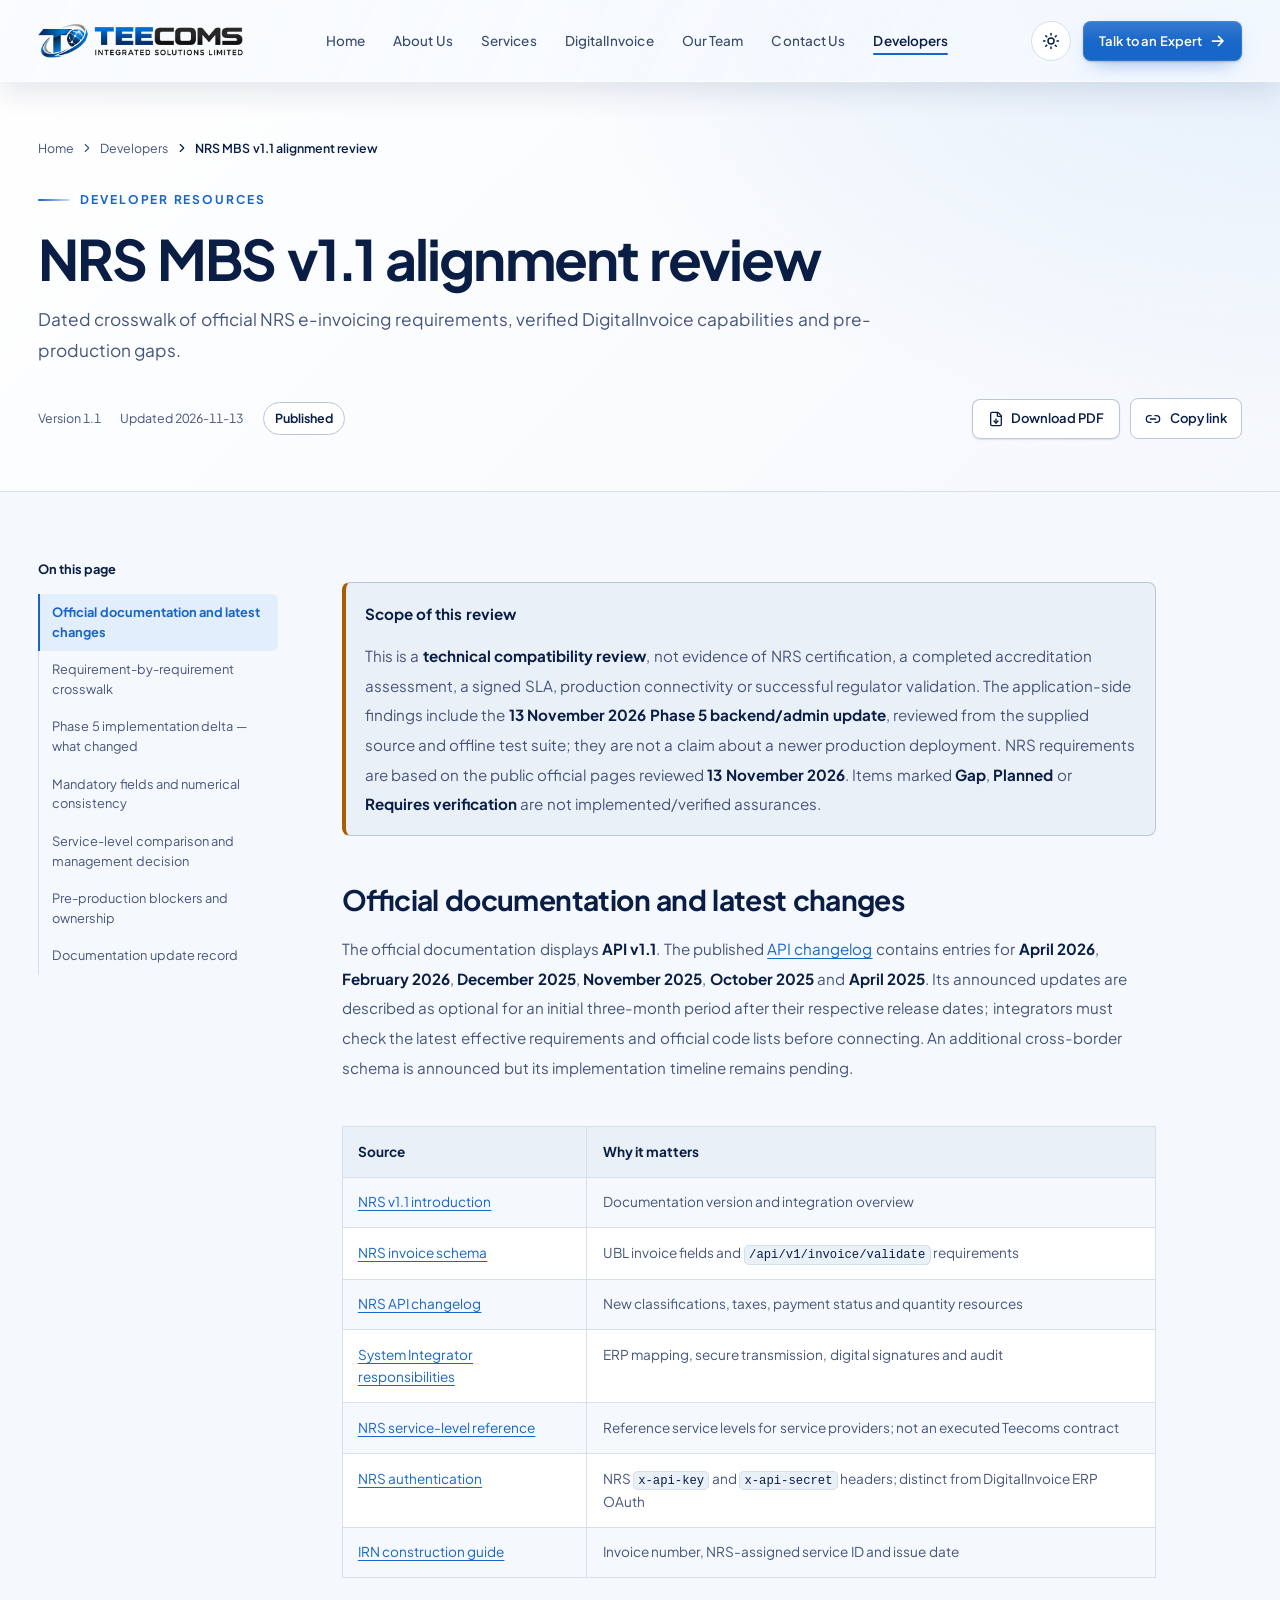
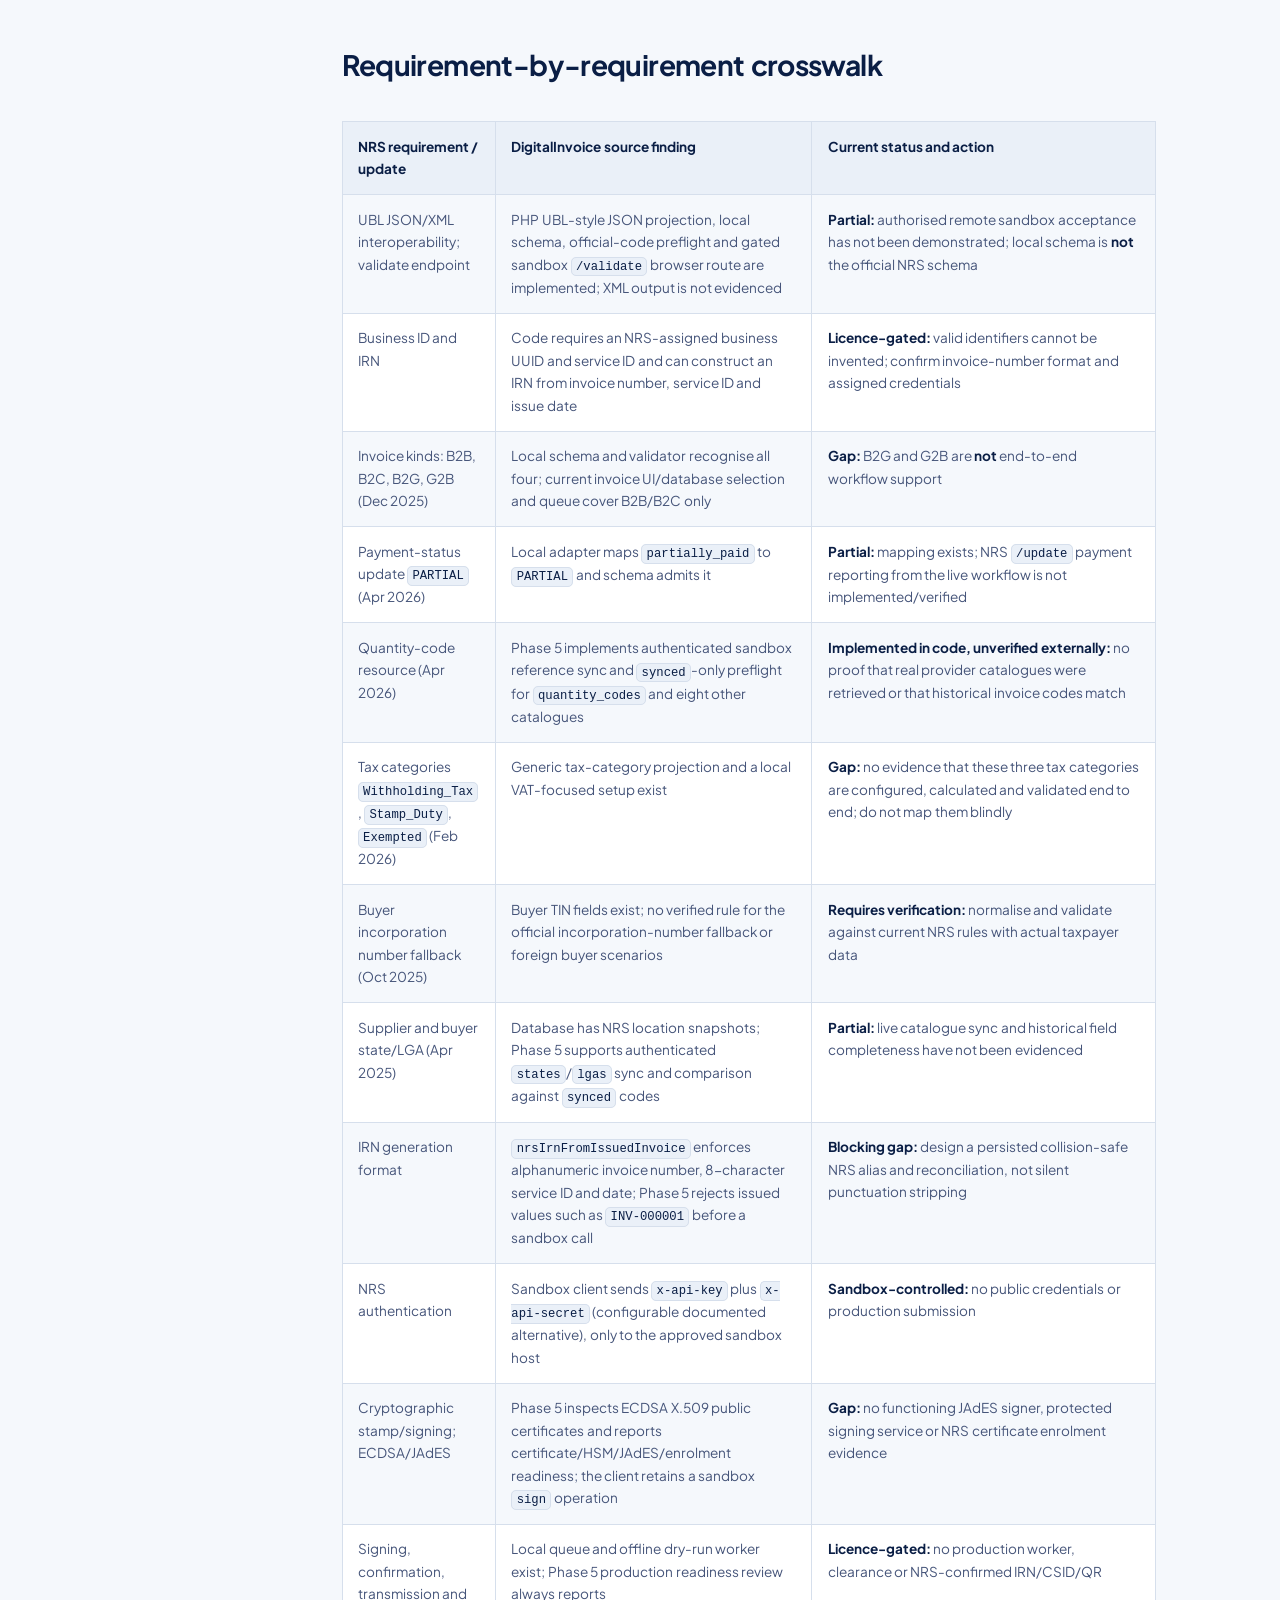
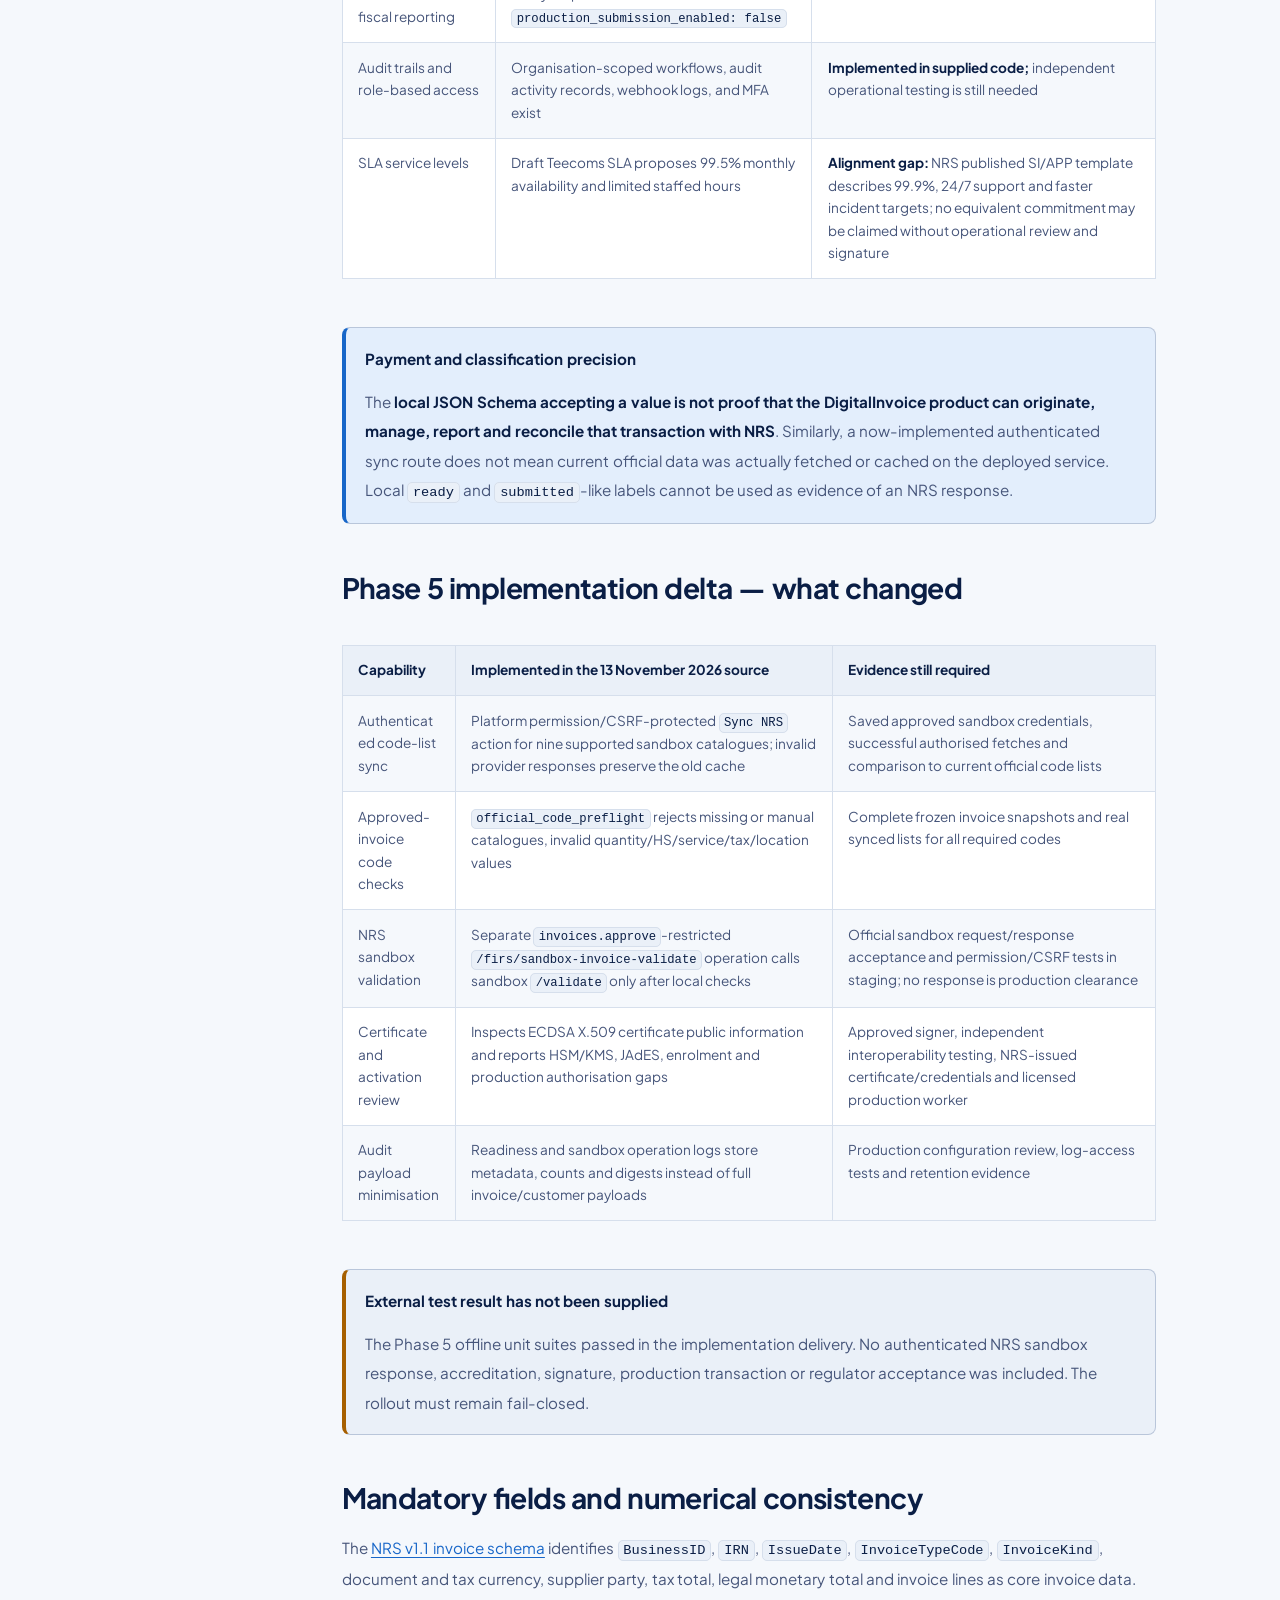
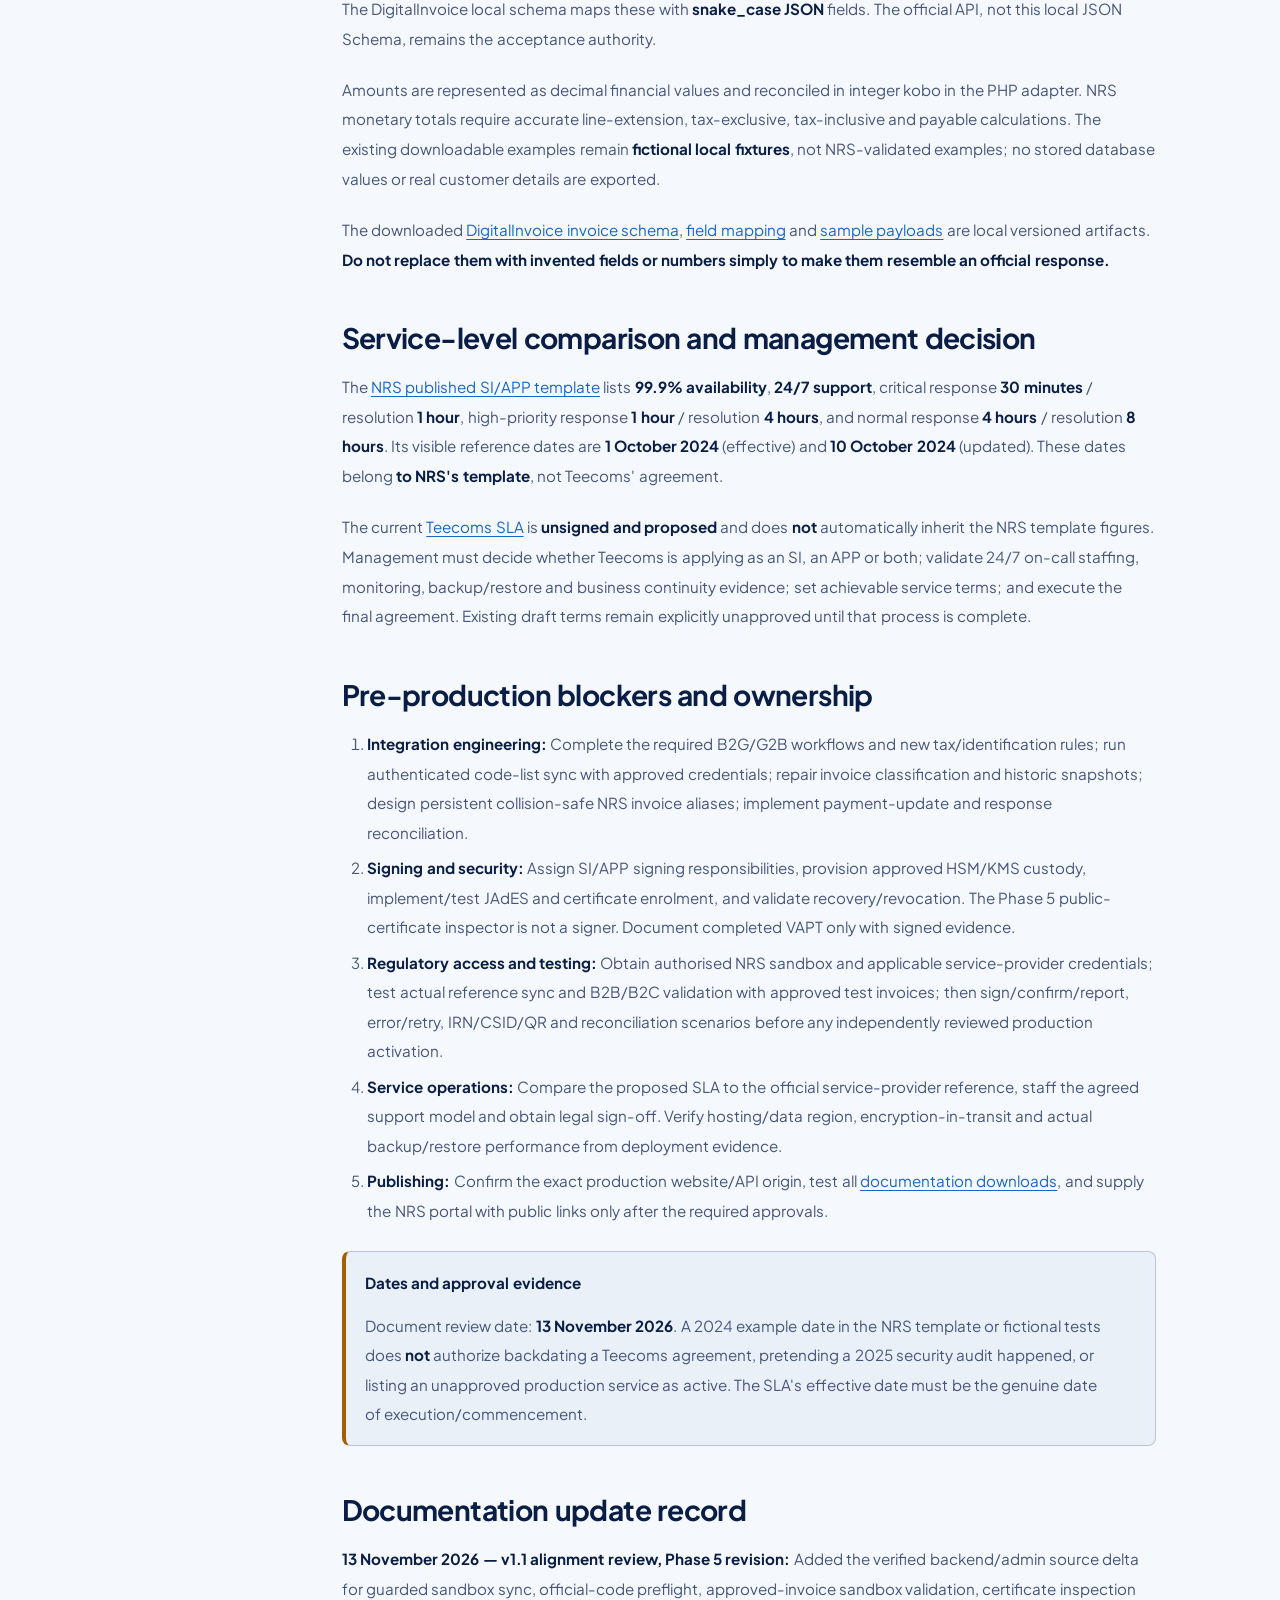
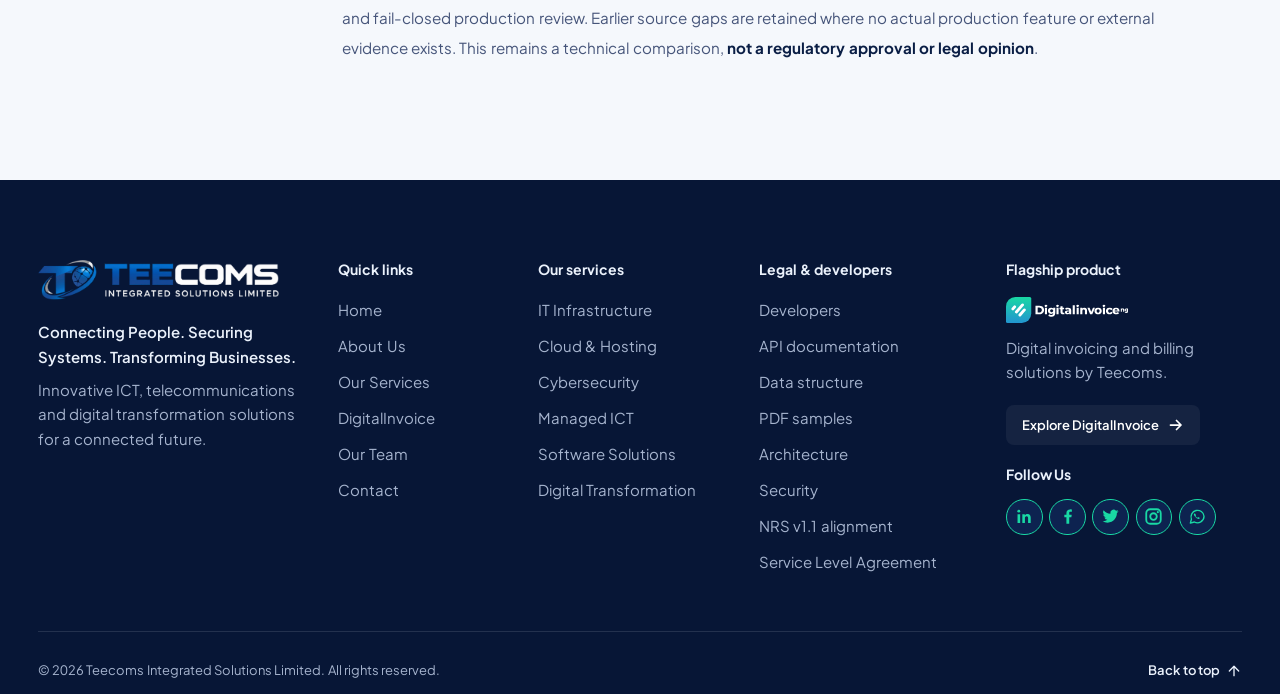
<file: developers/nrs-alignment/index.html>
<!DOCTYPE html><html lang="en-NG" class="jakarta_3c4cb340-module__wAA7DG__variable"><head><meta charSet="utf-8"/><meta name="viewport" content="width=device-width, initial-scale=1, viewport-fit=cover"/><link rel="preload" href="/_next/static/media/PlusJakartaSans_Variable-s.p.1xh6pintd6r8e.woff2" as="font" crossorigin="" type="font/woff2"/><link rel="preload" as="image" href="/images/brand/teecoms-logo-light.webp" fetchPriority="high"/><link rel="preload" as="image" href="/images/brand/teecoms-logo-dark.webp" fetchPriority="high"/><link rel="stylesheet" href="/_next/static/chunks/0kmedgmx6yxsl.css" data-precedence="next"/><link rel="stylesheet" href="/_next/static/chunks/2s8caz5is_69m.css" data-precedence="next"/><link rel="preload" as="script" fetchPriority="low" href="/_next/static/chunks/07nldpx3i6mc_.js"/><script src="/_next/static/chunks/2i51e627rllld.js" async=""></script><script src="/_next/static/chunks/3byuobrkyz9bj.js" async=""></script><script src="/_next/static/chunks/2g3ca-z4pfuox.js" async=""></script><script src="/_next/static/chunks/turbopack-3vj2sv30h24qt.js" async=""></script><script src="/_next/static/chunks/2d9-549fa9lsx.js" async="" crossorigin=""></script><script src="/_next/static/chunks/3ltkfh-jfb0w5.js" async="" crossorigin=""></script><meta name="theme-color" content="#f5f8fc" media="(prefers-color-scheme: light)"/><meta name="theme-color" content="#09131f" media="(prefers-color-scheme: dark)"/><title>NRS MBS v1.1 alignment review | Teecoms Developers</title><meta name="description" content="Dated crosswalk of official NRS e-invoicing requirements, verified DigitalInvoice capabilities and pre-production gaps."/><meta name="application-name" content="Teecoms"/><meta name="robots" content="index, follow"/><link rel="canonical" href="https://teecomsintegratedsolutions.ng/developers/nrs-alignment/"/><meta property="og:title" content="NRS MBS v1.1 alignment review"/><meta property="og:description" content="Dated crosswalk of official NRS e-invoicing requirements, verified DigitalInvoice capabilities and pre-production gaps."/><meta property="og:url" content="https://teecomsintegratedsolutions.ng/developers/nrs-alignment/"/><meta property="og:site_name" content="Teecoms Integrated Solutions Limited"/><meta property="og:type" content="article"/><meta name="twitter:card" content="summary"/><meta name="twitter:title" content="NRS MBS v1.1 alignment review"/><meta name="twitter:description" content="Dated crosswalk of official NRS e-invoicing requirements, verified DigitalInvoice capabilities and pre-production gaps."/><link rel="icon" href="/favicon.ico?favicon.21jmh47o6ka37.ico" sizes="48x48" type="image/x-icon"/><link rel="icon" href="/icon.png?icon.27wehsmtjxnoq.png" sizes="512x512" type="image/png"/><link rel="icon" href="/icon.svg?icon.1j900kea6-_sk.svg" sizes="any" type="image/svg+xml"/><link rel="apple-touch-icon" href="/apple-icon.png?apple-icon.0lf8wu054ljsr.png" sizes="180x180" type="image/png"/><meta name="next-size-adjust" content=""/><script>(function(){try{var t=localStorage.getItem('teecoms-theme');if(t!=='light'&&t!=='dark'){t=matchMedia('(prefers-color-scheme: dark)').matches?'dark':'light'}var r=document.documentElement;r.dataset.theme=t;r.style.colorScheme=t}catch(e){}})()</script><script src="/_next/static/chunks/0cz1d0mv5g_q7.js" noModule=""></script></head><body><div hidden=""><!--$--><!--/$--></div><a class="Header-module__lnUIdW__skip" href="#main">Skip to content</a><header class="Header-module__lnUIdW__header" data-scrolled="true" data-document="true"><div class="container Header-module__lnUIdW__bar"><a href="/" class="Header-module__lnUIdW__brand" aria-label="Teecoms, home"><span class="" style="display:inline-flex"><img src="/images/brand/teecoms-logo-light.webp" alt="Teecoms Integrated Solutions Limited" class="on-light-only" width="205" height="34" decoding="async" loading="eager" fetchPriority="high" style="width:auto;height:34px"/><img src="/images/brand/teecoms-logo-dark.webp" alt="" aria-hidden="true" class="on-dark-only" width="205" height="34" decoding="async" loading="eager" fetchPriority="high" style="width:auto;height:34px"/></span></a><nav class="Header-module__lnUIdW__nav" aria-label="Main"><ul><li><a href="/#home" class="Header-module__lnUIdW__link" data-active="false">Home</a></li><li><a href="/#about" class="Header-module__lnUIdW__link" data-active="false">About Us</a></li><li><a href="/#services" class="Header-module__lnUIdW__link" data-active="false">Services</a></li><li><a href="/#digitalinvoice" class="Header-module__lnUIdW__link" data-active="false">DigitalInvoice</a></li><li><a href="/#team" class="Header-module__lnUIdW__link" data-active="false">Our Team</a></li><li><a href="/#contact" class="Header-module__lnUIdW__link" data-active="false">Contact Us</a></li><li><a href="/developers/" class="Header-module__lnUIdW__link" data-active="true" aria-current="page">Developers</a></li></ul></nav><div class="Header-module__lnUIdW__actions"><button type="button" class="ThemeToggle-module__BDCMra__toggle " data-tone="auto" aria-label="Switch to dark mode" aria-pressed="false"><span class="ThemeToggle-module__BDCMra__icon" data-active="true"><svg xmlns="http://www.w3.org/2000/svg" width="18" height="18" viewBox="0 0 24 24" fill="none" stroke="currentColor" stroke-width="2" stroke-linecap="round" stroke-linejoin="round" class="lucide lucide-sun" aria-hidden="true"><circle cx="12" cy="12" r="4"></circle><path d="M12 2v2"></path><path d="M12 20v2"></path><path d="m4.93 4.93 1.41 1.41"></path><path d="m17.66 17.66 1.41 1.41"></path><path d="M2 12h2"></path><path d="M20 12h2"></path><path d="m6.34 17.66-1.41 1.41"></path><path d="m19.07 4.93-1.41 1.41"></path></svg></span><span class="ThemeToggle-module__BDCMra__icon" data-active="false"><svg xmlns="http://www.w3.org/2000/svg" width="18" height="18" viewBox="0 0 24 24" fill="none" stroke="currentColor" stroke-width="2" stroke-linecap="round" stroke-linejoin="round" class="lucide lucide-moon" aria-hidden="true"><path d="M20.985 12.486a9 9 0 1 1-9.473-9.472c.405-.022.617.46.402.803a6 6 0 0 0 8.268 8.268c.344-.215.825-.004.803.401"></path></svg></span></button><a href="/#contact" class="Button-module__8RiFmG__button Header-module__lnUIdW__cta" data-variant="primary" data-size="sm" data-shine="hover"><span class="Button-module__8RiFmG__label">Talk to an Expert</span><span class="Button-module__8RiFmG__arrow"><svg viewBox="0 0 16 16" aria-hidden="true" focusable="false"><path d="M2.5 8h10M8.5 3.5 13 8l-4.5 4.5"></path></svg><svg viewBox="0 0 16 16" aria-hidden="true" focusable="false"><path d="M2.5 8h10M8.5 3.5 13 8l-4.5 4.5"></path></svg></span></a><button type="button" class="Header-module__lnUIdW__menuButton" aria-expanded="false" aria-controls="mobile-menu"><svg xmlns="http://www.w3.org/2000/svg" width="22" height="22" viewBox="0 0 24 24" fill="none" stroke="currentColor" stroke-width="2" stroke-linecap="round" stroke-linejoin="round" class="lucide lucide-menu" aria-hidden="true"><path d="M4 5h16"></path><path d="M4 12h16"></path><path d="M4 19h16"></path></svg><span class="sr-only">Open menu</span></button></div></div></header><div id="mobile-menu" class="Header-module__lnUIdW__sheet" data-open="false" role="dialog" aria-modal="true" aria-label="Menu" inert=""><div class="Header-module__lnUIdW__sheetTop"><span class="" style="display:inline-flex"><img src="/images/brand/teecoms-logo-light.webp" alt="Teecoms Integrated Solutions Limited" class="on-light-only" width="193" height="32" decoding="async" loading="lazy" style="width:auto;height:32px"/><img src="/images/brand/teecoms-logo-dark.webp" alt="" aria-hidden="true" class="on-dark-only" width="193" height="32" decoding="async" loading="lazy" style="width:auto;height:32px"/></span><button type="button" class="Header-module__lnUIdW__menuButton"><svg xmlns="http://www.w3.org/2000/svg" width="22" height="22" viewBox="0 0 24 24" fill="none" stroke="currentColor" stroke-width="2" stroke-linecap="round" stroke-linejoin="round" class="lucide lucide-x" aria-hidden="true"><path d="M18 6 6 18"></path><path d="m6 6 12 12"></path></svg><span class="sr-only">Close menu</span></button></div><ul class="Header-module__lnUIdW__sheetLinks"><li style="--i:0"><a href="/#home" data-active="false">Home</a></li><li style="--i:1"><a href="/#about" data-active="false">About Us</a></li><li style="--i:2"><a href="/#services" data-active="false">Services</a></li><li style="--i:3"><a href="/#digitalinvoice" data-active="false">DigitalInvoice</a></li><li style="--i:4"><a href="/#team" data-active="false">Our Team</a></li><li style="--i:5"><a href="/#contact" data-active="false">Contact Us</a></li><li style="--i:6"><a href="/developers/" data-active="true" aria-current="page">Developers</a></li></ul><div class="Header-module__lnUIdW__sheetFoot"><a href="/#contact" class="Button-module__8RiFmG__button " data-variant="primary" data-size="md" data-shine="hover"><span class="Button-module__8RiFmG__label">Talk to an Expert</span><span class="Button-module__8RiFmG__arrow"><svg viewBox="0 0 16 16" aria-hidden="true" focusable="false"><path d="M2.5 8h10M8.5 3.5 13 8l-4.5 4.5"></path></svg><svg viewBox="0 0 16 16" aria-hidden="true" focusable="false"><path d="M2.5 8h10M8.5 3.5 13 8l-4.5 4.5"></path></svg></span></a><button type="button" class="ThemeToggle-module__BDCMra__toggle " data-tone="auto" aria-label="Switch to dark mode" aria-pressed="false"><span class="ThemeToggle-module__BDCMra__icon" data-active="true"><svg xmlns="http://www.w3.org/2000/svg" width="18" height="18" viewBox="0 0 24 24" fill="none" stroke="currentColor" stroke-width="2" stroke-linecap="round" stroke-linejoin="round" class="lucide lucide-sun" aria-hidden="true"><circle cx="12" cy="12" r="4"></circle><path d="M12 2v2"></path><path d="M12 20v2"></path><path d="m4.93 4.93 1.41 1.41"></path><path d="m17.66 17.66 1.41 1.41"></path><path d="M2 12h2"></path><path d="M20 12h2"></path><path d="m6.34 17.66-1.41 1.41"></path><path d="m19.07 4.93-1.41 1.41"></path></svg></span><span class="ThemeToggle-module__BDCMra__icon" data-active="false"><svg xmlns="http://www.w3.org/2000/svg" width="18" height="18" viewBox="0 0 24 24" fill="none" stroke="currentColor" stroke-width="2" stroke-linecap="round" stroke-linejoin="round" class="lucide lucide-moon" aria-hidden="true"><path d="M20.985 12.486a9 9 0 1 1-9.473-9.472c.405-.022.617.46.402.803a6 6 0 0 0 8.268 8.268c.344-.215.825-.004.803.401"></path></svg></span></button></div></div><main id="main" class="DocsLayout-module__pYLoOa__page"><div class="DocsHeader-module__2F8vLq__band"><div class="container DocsHeader-module__2F8vLq__inner"><nav class="DocsHeader-module__2F8vLq__breadcrumbs" aria-label="Breadcrumb"><ol><li><a href="/">Home</a></li><li><svg xmlns="http://www.w3.org/2000/svg" width="14" height="14" viewBox="0 0 24 24" fill="none" stroke="currentColor" stroke-width="2" stroke-linecap="round" stroke-linejoin="round" class="lucide lucide-chevron-right" aria-hidden="true"><path d="m9 18 6-6-6-6"></path></svg><a href="/developers/">Developers</a></li><li aria-current="page"><svg xmlns="http://www.w3.org/2000/svg" width="14" height="14" viewBox="0 0 24 24" fill="none" stroke="currentColor" stroke-width="2" stroke-linecap="round" stroke-linejoin="round" class="lucide lucide-chevron-right" aria-hidden="true"><path d="m9 18 6-6-6-6"></path></svg><span>NRS MBS v1.1 alignment review</span></li></ol></nav><p class="Eyebrow-module__xQzhpG__eyebrow " data-tone="brand">Developer resources</p><h1 class="DocsHeader-module__2F8vLq__title">NRS MBS v1.1 alignment review</h1><p class="DocsHeader-module__2F8vLq__description">Dated crosswalk of official NRS e-invoicing requirements, verified DigitalInvoice capabilities and pre-production gaps.</p><div class="DocsHeader-module__2F8vLq__bottom"><div class="DocsHeader-module__2F8vLq__meta" aria-label="Document information"><span>Version <!-- -->1.1</span><span>Updated <!-- -->2026-11-13</span><span class="DocsHeader-module__2F8vLq__status" data-status="published">published</span></div><div class="DocsHeader-module__2F8vLq__actions"><a href="/docs/digitalinvoice-nrs-v1.1-alignment-review-2026-11.pdf" class="Button-module__8RiFmG__button " data-variant="outline" data-size="sm" data-shine="hover" download=""><span class="Button-module__8RiFmG__label"><svg xmlns="http://www.w3.org/2000/svg" width="16" height="16" viewBox="0 0 24 24" fill="none" stroke="currentColor" stroke-width="2" stroke-linecap="round" stroke-linejoin="round" class="lucide lucide-file-down" aria-hidden="true"><path d="M6 22a2 2 0 0 1-2-2V4a2 2 0 0 1 2-2h8a2.4 2.4 0 0 1 1.704.706l3.588 3.588A2.4 2.4 0 0 1 20 8v12a2 2 0 0 1-2 2z"></path><path d="M14 2v5a1 1 0 0 0 1 1h5"></path><path d="M12 18v-6"></path><path d="m9 15 3 3 3-3"></path></svg> Download PDF</span></a><button type="button" class="DocsCopyLink-module__2d2yiG__button" aria-label="Copy this document&#x27;s link"><svg xmlns="http://www.w3.org/2000/svg" width="16" height="16" viewBox="0 0 24 24" fill="none" stroke="currentColor" stroke-width="2" stroke-linecap="round" stroke-linejoin="round" class="lucide lucide-link-2" aria-hidden="true"><path d="M9 17H7A5 5 0 0 1 7 7h2"></path><path d="M15 7h2a5 5 0 1 1 0 10h-2"></path><line x1="8" x2="16" y1="12" y2="12"></line></svg>Copy link</button></div></div></div></div><div class="container DocsLayout-module__pYLoOa__content"><aside class="DocsLayout-module__pYLoOa__sidebar"><nav class="DocsToc-module__SyX_Wa__nav" aria-label="On this page"><button type="button" class="DocsToc-module__SyX_Wa__mobileTrigger" aria-expanded="false" aria-controls="docs-toc-list"><svg xmlns="http://www.w3.org/2000/svg" width="17" height="17" viewBox="0 0 24 24" fill="none" stroke="currentColor" stroke-width="2" stroke-linecap="round" stroke-linejoin="round" class="lucide lucide-list" aria-hidden="true"><path d="M3 5h.01"></path><path d="M3 12h.01"></path><path d="M3 19h.01"></path><path d="M8 5h13"></path><path d="M8 12h13"></path><path d="M8 19h13"></path></svg><span>On this page</span><svg xmlns="http://www.w3.org/2000/svg" width="17" height="17" viewBox="0 0 24 24" fill="none" stroke="currentColor" stroke-width="2" stroke-linecap="round" stroke-linejoin="round" class="lucide lucide-chevron-down" aria-hidden="true" data-expanded="false"><path d="m6 9 6 6 6-6"></path></svg></button><div class="DocsToc-module__SyX_Wa__body" data-expanded="false" id="docs-toc-list"><p class="DocsToc-module__SyX_Wa__heading">On this page</p><ol class="DocsToc-module__SyX_Wa__list"><li data-depth="2"><a href="#official-documentation-and-latest-changes" aria-current="location">Official documentation and latest changes</a></li><li data-depth="2"><a href="#requirement-by-requirement-crosswalk">Requirement-by-requirement crosswalk</a></li><li data-depth="2"><a href="#phase-5-implementation-delta-what-changed">Phase 5 implementation delta — what changed</a></li><li data-depth="2"><a href="#mandatory-fields-and-numerical-consistency">Mandatory fields and numerical consistency</a></li><li data-depth="2"><a href="#service-level-comparison-and-management-decision">Service-level comparison and management decision</a></li><li data-depth="2"><a href="#pre-production-blockers-and-ownership">Pre-production blockers and ownership</a></li><li data-depth="2"><a href="#documentation-update-record">Documentation update record</a></li></ol></div></nav></aside><div class="DocsLayout-module__pYLoOa__right"><article class="DocsLayout-module__pYLoOa__article" aria-label="NRS MBS v1.1 alignment review"><aside class="docs-callout" data-tone="warning" aria-label="Scope of this review"><strong class="docs-callout-title">Scope of this review</strong><div><p>This is a <strong>technical compatibility review</strong>, not evidence of NRS certification, a completed accreditation assessment, a signed SLA, production connectivity or successful regulator validation. The application-side findings include the <strong>13 November 2026 Phase 5 backend/admin update</strong>, reviewed from the supplied source and offline test suite; they are not a claim about a newer production deployment. NRS requirements are based on the public official pages reviewed <strong>13 November 2026</strong>. Items marked <strong>Gap</strong>, <strong>Planned</strong> or <strong>Requires verification</strong> are not implemented/verified assurances.</p>
</div></aside><h2 id="official-documentation-and-latest-changes">Official documentation and latest changes</h2><p>The official documentation displays <strong>API v1.1</strong>. The published <a href="https://einvoice.nrs.gov.ng/changelog">API changelog</a> contains entries for <strong>April 2026</strong>, <strong>February 2026</strong>, <strong>December 2025</strong>, <strong>November 2025</strong>, <strong>October 2025</strong> and <strong>April 2025</strong>. Its announced updates are described as optional for an initial three-month period after their respective release dates; integrators must check the latest effective requirements and official code lists before connecting. An additional cross-border schema is announced but its implementation timeline remains pending.</p>
<div class="docs-table-scroll" role="region" tabindex="0" aria-label="Scrollable data table"><table><thead><tr><th>Source</th><th>Why it matters</th></tr></thead><tbody><tr><td><a href="https://einvoice.nrs.gov.ng/docs/introduction?version=1.1">NRS v1.1 introduction</a></td><td>Documentation version and integration overview</td></tr><tr><td><a href="https://einvoice.nrs.gov.ng/docs/system-integrator/invoice-schema?version=1.1">NRS invoice schema</a></td><td>UBL invoice fields and <code>/api/v1/invoice/validate</code> requirements</td></tr><tr><td><a href="https://einvoice.nrs.gov.ng/changelog">NRS API changelog</a></td><td>New classifications, taxes, payment status and quantity resources</td></tr><tr><td><a href="https://einvoice.nrs.gov.ng/serivce-providers/system-integrators">System Integrator responsibilities</a></td><td>ERP mapping, secure transmission, digital signatures and audit</td></tr><tr><td><a href="https://einvoice.nrs.gov.ng/serivce-level-agreement">NRS service-level reference</a></td><td>Reference service levels for service providers; not an executed Teecoms contract</td></tr><tr><td><a href="https://einvoice.nrs.gov.ng/docs/authentication">NRS authentication</a></td><td>NRS <code>x-api-key</code> and <code>x-api-secret</code> headers; distinct from DigitalInvoice ERP OAuth</td></tr><tr><td><a href="https://einvoice.nrs.gov.ng/docs/system-integrator/generate-irn">IRN construction guide</a></td><td>Invoice number, NRS-assigned service ID and issue date</td></tr></tbody></table></div><h2 id="requirement-by-requirement-crosswalk">Requirement-by-requirement crosswalk</h2><div class="docs-table-scroll" role="region" tabindex="0" aria-label="Scrollable data table"><table><thead><tr><th>NRS requirement / update</th><th>DigitalInvoice source finding</th><th>Current status and action</th></tr></thead><tbody><tr><td>UBL JSON/XML interoperability; validate endpoint</td><td>PHP UBL-style JSON projection, local schema, official-code preflight and gated sandbox <code>/validate</code> browser route are implemented; XML output is not evidenced</td><td><strong>Partial:</strong> authorised remote sandbox acceptance has not been demonstrated; local schema is <strong>not</strong> the official NRS schema</td></tr><tr><td>Business ID and IRN</td><td>Code requires an NRS-assigned business UUID and service ID and can construct an IRN from invoice number, service ID and issue date</td><td><strong>Licence-gated:</strong> valid identifiers cannot be invented; confirm invoice-number format and assigned credentials</td></tr><tr><td>Invoice kinds: B2B, B2C, B2G, G2B (Dec 2025)</td><td>Local schema and validator recognise all four; current invoice UI/database selection and queue cover B2B/B2C only</td><td><strong>Gap:</strong> B2G and G2B are <strong>not</strong> end-to-end workflow support</td></tr><tr><td>Payment-status update <code>PARTIAL</code> (Apr 2026)</td><td>Local adapter maps <code>partially_paid</code> to <code>PARTIAL</code> and schema admits it</td><td><strong>Partial:</strong> mapping exists; NRS <code>/update</code> payment reporting from the live workflow is not implemented/verified</td></tr><tr><td>Quantity-code resource (Apr 2026)</td><td>Phase 5 implements authenticated sandbox reference sync and <code>synced</code>-only preflight for <code>quantity_codes</code> and eight other catalogues</td><td><strong>Implemented in code, unverified externally:</strong> no proof that real provider catalogues were retrieved or that historical invoice codes match</td></tr><tr><td>Tax categories <code>Withholding_Tax</code>, <code>Stamp_Duty</code>, <code>Exempted</code> (Feb 2026)</td><td>Generic tax-category projection and a local VAT-focused setup exist</td><td><strong>Gap:</strong> no evidence that these three tax categories are configured, calculated and validated end to end; do not map them blindly</td></tr><tr><td>Buyer incorporation number fallback (Oct 2025)</td><td>Buyer TIN fields exist; no verified rule for the official incorporation-number fallback or foreign buyer scenarios</td><td><strong>Requires verification:</strong> normalise and validate against current NRS rules with actual taxpayer data</td></tr><tr><td>Supplier and buyer state/LGA (Apr 2025)</td><td>Database has NRS location snapshots; Phase 5 supports authenticated <code>states</code>/<code>lgas</code> sync and comparison against <code>synced</code> codes</td><td><strong>Partial:</strong> live catalogue sync and historical field completeness have not been evidenced</td></tr><tr><td>IRN generation format</td><td><code>nrsIrnFromIssuedInvoice</code> enforces alphanumeric invoice number, 8-character service ID and date; Phase 5 rejects issued values such as <code>INV-000001</code> before a sandbox call</td><td><strong>Blocking gap:</strong> design a persisted collision-safe NRS alias and reconciliation, not silent punctuation stripping</td></tr><tr><td>NRS authentication</td><td>Sandbox client sends <code>x-api-key</code> plus <code>x-api-secret</code> (configurable documented alternative), only to the approved sandbox host</td><td><strong>Sandbox-controlled:</strong> no public credentials or production submission</td></tr><tr><td>Cryptographic stamp/signing; ECDSA/JAdES</td><td>Phase 5 inspects ECDSA X.509 public certificates and reports certificate/HSM/JAdES/enrolment readiness; the client retains a sandbox <code>sign</code> operation</td><td><strong>Gap:</strong> no functioning JAdES signer, protected signing service or NRS certificate enrolment evidence</td></tr><tr><td>Signing, confirmation, transmission and fiscal reporting</td><td>Local queue and offline dry-run worker exist; Phase 5 production readiness review always reports <code>production_submission_enabled: false</code></td><td><strong>Licence-gated:</strong> no production worker, clearance or NRS-confirmed IRN/CSID/QR</td></tr><tr><td>Audit trails and role-based access</td><td>Organisation-scoped workflows, audit activity records, webhook logs, and MFA exist</td><td><strong>Implemented in supplied code;</strong> independent operational testing is still needed</td></tr><tr><td>SLA service levels</td><td>Draft Teecoms SLA proposes 99.5% monthly availability and limited staffed hours</td><td><strong>Alignment gap:</strong> NRS published SI/APP template describes 99.9%, 24/7 support and faster incident targets; no equivalent commitment may be claimed without operational review and signature</td></tr></tbody></table></div><aside class="docs-callout" data-tone="info" aria-label="Payment and classification precision"><strong class="docs-callout-title">Payment and classification precision</strong><div><p>The <strong>local JSON Schema accepting a value is not proof that the DigitalInvoice product can originate, manage, report and reconcile that transaction with NRS</strong>. Similarly, a now-implemented authenticated sync route does not mean current official data was actually fetched or cached on the deployed service. Local <code>ready</code> and <code>submitted</code>-like labels cannot be used as evidence of an NRS response.</p>
</div></aside><h2 id="phase-5-implementation-delta-what-changed">Phase 5 implementation delta — what changed</h2><div class="docs-table-scroll" role="region" tabindex="0" aria-label="Scrollable data table"><table><thead><tr><th>Capability</th><th>Implemented in the 13 November 2026 source</th><th>Evidence still required</th></tr></thead><tbody><tr><td>Authenticated code-list sync</td><td>Platform permission/CSRF-protected <code>Sync NRS</code> action for nine supported sandbox catalogues; invalid provider responses preserve the old cache</td><td>Saved approved sandbox credentials, successful authorised fetches and comparison to current official code lists</td></tr><tr><td>Approved-invoice code checks</td><td><code>official_code_preflight</code> rejects missing or manual catalogues, invalid quantity/HS/service/tax/location values</td><td>Complete frozen invoice snapshots and real synced lists for all required codes</td></tr><tr><td>NRS sandbox validation</td><td>Separate <code>invoices.approve</code>-restricted <code>/firs/sandbox-invoice-validate</code> operation calls sandbox <code>/validate</code> only after local checks</td><td>Official sandbox request/response acceptance and permission/CSRF tests in staging; no response is production clearance</td></tr><tr><td>Certificate and activation review</td><td>Inspects ECDSA X.509 certificate public information and reports HSM/KMS, JAdES, enrolment and production authorisation gaps</td><td>Approved signer, independent interoperability testing, NRS-issued certificate/credentials and licensed production worker</td></tr><tr><td>Audit payload minimisation</td><td>Readiness and sandbox operation logs store metadata, counts and digests instead of full invoice/customer payloads</td><td>Production configuration review, log-access tests and retention evidence</td></tr></tbody></table></div><aside class="docs-callout" data-tone="warning" aria-label="External test result has not been supplied"><strong class="docs-callout-title">External test result has not been supplied</strong><div><p>The Phase 5 offline unit suites passed in the implementation delivery. No authenticated NRS sandbox response, accreditation, signature, production transaction or regulator acceptance was included. The rollout must remain fail-closed.</p>
</div></aside><h2 id="mandatory-fields-and-numerical-consistency">Mandatory fields and numerical consistency</h2><p>The <a href="https://einvoice.nrs.gov.ng/docs/system-integrator/invoice-schema?version=1.1">NRS v1.1 invoice schema</a> identifies <code>BusinessID</code>, <code>IRN</code>, <code>IssueDate</code>, <code>InvoiceTypeCode</code>, <code>InvoiceKind</code>, document and tax currency, supplier party, tax total, legal monetary total and invoice lines as core invoice data. The DigitalInvoice local schema maps these with <strong>snake_case JSON</strong> fields. The official API, not this local JSON Schema, remains the acceptance authority.</p>
<p>Amounts are represented as decimal financial values and reconciled in integer kobo in the PHP adapter. NRS monetary totals require accurate line-extension, tax-exclusive, tax-inclusive and payable calculations. The existing downloadable examples remain <strong>fictional local fixtures</strong>, not NRS-validated examples; no stored database values or real customer details are exported.</p>
<p>The downloaded <a href="/docs/digitalinvoice-invoice-schema-v1.0.json">DigitalInvoice invoice schema</a>, <a href="/docs/digitalinvoice-field-mapping-v1.0.csv">field mapping</a> and <a href="/developers/data-structure/">sample payloads</a> are local versioned artifacts. <strong>Do not replace them with invented fields or numbers simply to make them resemble an official response.</strong></p>
<h2 id="service-level-comparison-and-management-decision">Service-level comparison and management decision</h2><p>The <a href="https://einvoice.nrs.gov.ng/serivce-level-agreement">NRS published SI/APP template</a> lists <strong>99.9% availability</strong>, <strong>24/7 support</strong>, critical response <strong>30 minutes</strong> / resolution <strong>1 hour</strong>, high-priority response <strong>1 hour</strong> / resolution <strong>4 hours</strong>, and normal response <strong>4 hours</strong> / resolution <strong>8 hours</strong>. Its visible reference dates are <strong>1 October 2024</strong> (effective) and <strong>10 October 2024</strong> (updated). These dates belong <strong>to NRS&#39;s template</strong>, not Teecoms&#39; agreement.</p>
<p>The current <a href="/sla/">Teecoms SLA</a> is <strong>unsigned and proposed</strong> and does <strong>not</strong> automatically inherit the NRS template figures. Management must decide whether Teecoms is applying as an SI, an APP or both; validate 24/7 on-call staffing, monitoring, backup/restore and business continuity evidence; set achievable service terms; and execute the final agreement. Existing draft terms remain explicitly unapproved until that process is complete.</p>
<h2 id="pre-production-blockers-and-ownership">Pre-production blockers and ownership</h2><ol>
<li><strong>Integration engineering:</strong> Complete the required B2G/G2B workflows and new tax/identification rules; run authenticated code-list sync with approved credentials; repair invoice classification and historic snapshots; design persistent collision-safe NRS invoice aliases; implement payment-update and response reconciliation.</li>
<li><strong>Signing and security:</strong> Assign SI/APP signing responsibilities, provision approved HSM/KMS custody, implement/test JAdES and certificate enrolment, and validate recovery/revocation. The Phase 5 public-certificate inspector is not a signer. Document completed VAPT only with signed evidence.</li>
<li><strong>Regulatory access and testing:</strong> Obtain authorised NRS sandbox and applicable service-provider credentials; test actual reference sync and B2B/B2C validation with approved test invoices; then sign/confirm/report, error/retry, IRN/CSID/QR and reconciliation scenarios before any independently reviewed production activation.</li>
<li><strong>Service operations:</strong> Compare the proposed SLA to the official service-provider reference, staff the agreed support model and obtain legal sign-off. Verify hosting/data region, encryption-in-transit and actual backup/restore performance from deployment evidence.</li>
<li><strong>Publishing:</strong> Confirm the exact production website/API origin, test all <a href="/developers/">documentation downloads</a>, and supply the NRS portal with public links only after the required approvals.</li>
</ol>
<aside class="docs-callout" data-tone="warning" aria-label="Dates and approval evidence"><strong class="docs-callout-title">Dates and approval evidence</strong><div><p>Document review date: <strong>13 November 2026</strong>. A 2024 example date in the NRS template or fictional tests does <strong>not</strong> authorize backdating a Teecoms agreement, pretending a 2025 security audit happened, or listing an unapproved production service as active. The SLA&#39;s effective date must be the genuine date of execution/commencement.</p>
</div></aside><h2 id="documentation-update-record">Documentation update record</h2><p><strong>13 November 2026 — v1.1 alignment review, Phase 5 revision:</strong> Added the verified backend/admin source delta for guarded sandbox sync, official-code preflight, approved-invoice sandbox validation, certificate inspection and fail-closed production review. Earlier source gaps are retained where no actual production feature or external evidence exists. This remains a technical comparison, <strong>not a regulatory approval or legal opinion</strong>.</p>
</article></div></div></main><footer id="footer" class="Footer-module__3hUVsW__footer"><div class="container"><div class="Footer-module__3hUVsW__top"><div class="Footer-module__3hUVsW__brand"><a class="Footer-module__3hUVsW__brandLink" href="/" aria-label="Teecoms — home"><img src="/images/brand/teecoms-logo-dark.webp" alt="Teecoms Integrated Solutions Limited" class="" width="242" height="40" decoding="async" loading="lazy" style="width:auto;height:40px"/></a><p class="Footer-module__3hUVsW__tagline">Connecting People. Securing Systems. Transforming Businesses.</p><p class="Footer-module__3hUVsW__description">Innovative ICT, telecommunications and digital transformation solutions for a connected future.</p></div><nav class="Footer-module__3hUVsW__column" aria-label="Footer quick links"><h2 class="Footer-module__3hUVsW__heading">Quick links</h2><ul class="Footer-module__3hUVsW__links"><li><a href="/#home">Home</a></li><li><a href="/#about">About Us</a></li><li><a href="/#services">Our Services</a></li><li><a href="/#digitalinvoice">DigitalInvoice</a></li><li><a href="/#team">Our Team</a></li><li><a href="/#contact">Contact</a></li></ul></nav><nav class="Footer-module__3hUVsW__column" aria-label="Footer services"><h2 class="Footer-module__3hUVsW__heading">Our services</h2><ul class="Footer-module__3hUVsW__links"><li><a href="/#services">IT Infrastructure</a></li><li><a href="/#services">Cloud &amp; Hosting</a></li><li><a href="/#services">Cybersecurity</a></li><li><a href="/#services">Managed ICT</a></li><li><a href="/#services">Software Solutions</a></li><li><a href="/#services">Digital Transformation</a></li></ul></nav><nav class="Footer-module__3hUVsW__column" aria-label="Legal and developers"><h2 class="Footer-module__3hUVsW__heading">Legal &amp; developers</h2><ul class="Footer-module__3hUVsW__links"><li><a href="/developers/">Developers</a></li><li><a href="/developers/api/">API documentation</a></li><li><a href="/developers/data-structure/">Data structure</a></li><li><a href="/developers/samples/">PDF samples</a></li><li><a href="/developers/architecture/">Architecture</a></li><li><a href="/developers/security/">Security</a></li><li><a href="/developers/nrs-alignment/">NRS v1.1 alignment</a></li><li><a href="/sla/">Service Level Agreement</a></li></ul></nav><div class="Footer-module__3hUVsW__product"><h2 class="Footer-module__3hUVsW__heading">Flagship product</h2><a href="https://app.teecomsintegratedsolutions.ng/" class="Footer-module__3hUVsW__productLogoLink" aria-label="Explore DigitalInvoice"><img src="/images/digitalinvoice/digitalinvoice-logo-compact-dark.svg" alt="DigitalInvoice by Teecoms" class="" width="122" height="26" decoding="async" loading="lazy" style="width:auto;height:26px"/></a><p class="Footer-module__3hUVsW__productDescription">Digital invoicing and billing solutions by Teecoms.</p><a href="https://app.teecomsintegratedsolutions.ng/" class="Button-module__8RiFmG__button Footer-module__3hUVsW__productButton" data-variant="glass" data-size="sm" data-shine="hover" target="_blank" rel="noopener noreferrer"><span class="Button-module__8RiFmG__label">Explore DigitalInvoice</span><span class="Button-module__8RiFmG__arrow"><svg viewBox="0 0 16 16" aria-hidden="true" focusable="false"><path d="M2.5 8h10M8.5 3.5 13 8l-4.5 4.5"></path></svg><svg viewBox="0 0 16 16" aria-hidden="true" focusable="false"><path d="M2.5 8h10M8.5 3.5 13 8l-4.5 4.5"></path></svg></span></a><div class="DigitalInvoiceSocialLinks-module__OxQ__q__social" data-tone="on-dark" data-compact="true" aria-label="DigitalInvoice social media"><p class="DigitalInvoiceSocialLinks-module__OxQ__q__heading">Follow Us</p><ul class="DigitalInvoiceSocialLinks-module__OxQ__q__list"><li><a class="DigitalInvoiceSocialLinks-module__OxQ__q__icon" href="https://app.teecomsintegratedsolutions.ng/request-demo" target="_blank" rel="noopener noreferrer" aria-label="DigitalInvoice on LinkedIn (opens in a new tab)" title="DigitalInvoice on LinkedIn"><svg width="19" height="19" viewBox="0 0 24 24" fill="currentColor" aria-hidden="true" focusable="false"><circle cx="4.8" cy="5.25" r="1.8"></circle><path d="M3.2 9h3.3v11.1H3.2V9Zm6.05 0h3.15v1.5c.64-1.07 1.78-1.76 3.37-1.76 3.33 0 4.06 2.19 4.06 4.93v6.43h-3.3v-5.75c0-1.38-.08-2.64-1.91-2.64-1.79 0-2.08 1.32-2.08 2.55v5.84H9.25V9Z"></path></svg></a></li><li><a class="DigitalInvoiceSocialLinks-module__OxQ__q__icon" href="https://app.teecomsintegratedsolutions.ng/request-demo" target="_blank" rel="noopener noreferrer" aria-label="DigitalInvoice on Facebook (opens in a new tab)" title="DigitalInvoice on Facebook"><svg width="19" height="19" viewBox="0 0 24 24" fill="currentColor" aria-hidden="true" focusable="false"><path d="M14.2 21v-8h2.7l.42-3.3H14.2V7.62c0-.96.28-1.61 1.64-1.61h1.69V3.08A22.2 22.2 0 0 0 15.04 3c-2.61 0-4.41 1.61-4.41 4.55V9.7H8V13h2.63v8h3.57Z"></path></svg></a></li><li><a class="DigitalInvoiceSocialLinks-module__OxQ__q__icon" href="https://app.teecomsintegratedsolutions.ng/request-demo" target="_blank" rel="noopener noreferrer" aria-label="DigitalInvoice on Twitter (opens in a new tab)" title="DigitalInvoice on Twitter"><svg width="19" height="19" viewBox="0 0 24 24" fill="currentColor" aria-hidden="true" focusable="false"><path d="M22.16 5.35a8.2 8.2 0 0 1-2.4.65 4.15 4.15 0 0 0 1.82-2.29 8.23 8.23 0 0 1-2.64 1.01 4.14 4.14 0 0 0-7.06 3.77A11.75 11.75 0 0 1 3.35 4.16a4.14 4.14 0 0 0 1.28 5.52 4.1 4.1 0 0 1-1.87-.52v.05a4.14 4.14 0 0 0 3.32 4.06 4.15 4.15 0 0 1-1.86.07 4.14 4.14 0 0 0 3.87 2.88 8.31 8.31 0 0 1-5.14 1.77c-.33 0-.66-.02-.99-.06a11.71 11.71 0 0 0 6.35 1.86c7.61 0 11.77-6.3 11.77-11.77l-.01-.54a8.4 8.4 0 0 0 2.09-2.15Z"></path></svg></a></li><li><a class="DigitalInvoiceSocialLinks-module__OxQ__q__icon" href="https://app.teecomsintegratedsolutions.ng/request-demo" target="_blank" rel="noopener noreferrer" aria-label="DigitalInvoice on Instagram (opens in a new tab)" title="DigitalInvoice on Instagram"><svg width="19" height="19" viewBox="0 0 24 24" fill="currentColor" aria-hidden="true" focusable="false"><rect x="2.85" y="2.85" width="18.3" height="18.3" rx="5.15" fill="none" stroke="currentColor" stroke-width="2.3"></rect><circle cx="12" cy="12" r="4.15" fill="none" stroke="currentColor" stroke-width="2.3"></circle><circle cx="17.45" cy="6.55" r="1.35"></circle></svg></a></li><li><a class="DigitalInvoiceSocialLinks-module__OxQ__q__icon" href="https://app.teecomsintegratedsolutions.ng/request-demo" target="_blank" rel="noopener noreferrer" aria-label="DigitalInvoice on WhatsApp (opens in a new tab)" title="DigitalInvoice on WhatsApp"><svg width="19" height="19" viewBox="0 0 24 24" fill="none" aria-hidden="true" focusable="false"><path d="M20.25 11.72a8.25 8.25 0 0 1-12.23 7.2L3 20.25l1.34-4.81a8.25 8.25 0 1 1 15.91-3.72Z" stroke="currentColor" stroke-width="1.7" stroke-linecap="round" stroke-linejoin="round"></path><path d="M8.6 8.3c-.36-.38-.61-.16-.84.09-.26.29-.49.78-.35 1.32.37 1.56 2.83 4.64 5.75 5.33.57.13 1.05-.08 1.46-.52l.27-.43c.13-.22.07-.44-.17-.56l-1.67-.74c-.23-.1-.38-.05-.52.12l-.57.7c-.79-.25-2.12-1.41-2.55-2.19l.61-.65c.15-.16.18-.35.08-.56L9.2 8.69c-.14-.31-.31-.42-.6-.39Z" fill="currentColor"></path></svg></a></li></ul></div></div></div><div class="Footer-module__3hUVsW__bottom"><p class="Footer-module__3hUVsW__copyright">© <span class="num">2026</span> <!-- -->Teecoms Integrated Solutions Limited<!-- -->. <!-- -->All rights reserved.</p><a href="#main" class="Footer-module__3hUVsW__toTop">Back to top<svg xmlns="http://www.w3.org/2000/svg" width="16" height="16" viewBox="0 0 24 24" fill="none" stroke="currentColor" stroke-width="2" stroke-linecap="round" stroke-linejoin="round" class="lucide lucide-arrow-up" aria-hidden="true"><path d="m5 12 7-7 7 7"></path><path d="M12 19V5"></path></svg></a></div></div></footer><button type="button" class="BackToTop-module__W6MXPa__button" data-visible="false" aria-label="Back to top" aria-hidden="true" tabindex="-1" inert="" title="Back to top"><svg xmlns="http://www.w3.org/2000/svg" width="22" height="22" viewBox="0 0 24 24" fill="none" stroke="currentColor" stroke-width="2.25" stroke-linecap="round" stroke-linejoin="round" class="lucide lucide-arrow-up" aria-hidden="true"><path d="m5 12 7-7 7 7"></path><path d="M12 19V5"></path></svg></button><!--$--><!--/$--><script src="/_next/static/chunks/07nldpx3i6mc_.js" id="_R_" async=""></script><script>(self.__next_f=self.__next_f||[]).push([0])</script><script>self.__next_f.push([1,"1:\"$Sreact.fragment\"\n2:I[97527,[\"/_next/static/chunks/2d9-549fa9lsx.js\"],\"default\"]\n3:I[39756,[\"/_next/static/chunks/2d9-549fa9lsx.js\"],\"default\"]\n4:I[37457,[\"/_next/static/chunks/2d9-549fa9lsx.js\"],\"default\"]\n5:I[7400,[\"/_next/static/chunks/2d9-549fa9lsx.js\",\"/_next/static/chunks/3ltkfh-jfb0w5.js\"],\"default\"]\n6:I[5014,[\"/_next/static/chunks/2d9-549fa9lsx.js\",\"/_next/static/chunks/3ltkfh-jfb0w5.js\"],\"default\"]\n11:I[68027,[\"/_next/static/chunks/2d9-549fa9lsx.js\"],\"default\",1]\n:HL[\"/_next/static/chunks/0kmedgmx6yxsl.css\",\"style\"]\n:HL[\"/_next/static/media/PlusJakartaSans_Variable-s.p.1xh6pintd6r8e.woff2\",\"font\",{\"crossOrigin\":\"\",\"type\":\"font/woff2\"}]\n:HL[\"/_next/static/chunks/2s8caz5is_69m.css\",\"style\"]\nf:X\n0:{\"P\":null,\"c\":[\"\",\"developers\",\"nrs-alignment\",\"\"],\"q\":\"\",\"i\":false,\"f\":[[[\"\",{\"children\":[\"developers\",{\"children\":[\"nrs-alignment\",{\"children\":[\"__PAGE__\",{},\"$undefined\",\"$undefined\",4608]},\"$undefined\",\"$undefined\",4608]},\"$undefined\",\"$undefined\",4608]},\"$undefined\",\"$undefined\",4624],[[\"$\",\"$1\",\"c\",{\"children\":[[[\"$\",\"link\",\"0\",{\"rel\":\"stylesheet\",\"href\":\"/_next/static/chunks/0kmedgmx6yxsl.css\",\"precedence\":\"next\",\"crossOrigin\":\"$undefined\",\"nonce\":\"$undefined\"}],[\"$\",\"script\",\"script-0\",{\"src\":\"/_next/static/chunks/2d9-549fa9lsx.js\",\"async\":true,\"nonce\":\"$undefined\"}]],[\"$\",\"html\",null,{\"lang\":\"en-NG\",\"className\":\"jakarta_3c4cb340-module__wAA7DG__variable\",\"suppressHydrationWarning\":true,\"children\":[[\"$\",\"head\",null,{\"children\":[\"$\",\"script\",null,{\"dangerouslySetInnerHTML\":{\"__html\":\"(function(){try{var t=localStorage.getItem('teecoms-theme');if(t!=='light'\u0026\u0026t!=='dark'){t=matchMedia('(prefers-color-scheme: dark)').matches?'dark':'light'}var r=document.documentElement;r.dataset.theme=t;r.style.colorScheme=t}catch(e){}})()\"}}]}],[\"$\",\"body\",null,{\"children\":[\"$\",\"$L2\",null,{\"children\":[\"$\",\"$L3\",null,{\"parallelRouterKey\":\"children\",\"error\":\"$undefined\",\"errorStyles\":\"$undefined\",\"errorScripts\":\"$undefined\",\"template\":[\"$\",\"$L4\",null,{}],\"templateStyles\":\"$undefined\",\"templateScripts\":\"$undefined\",\"notFound\":[[[\"$\",\"title\",null,{\"children\":\"404: This page could not be found.\"}],[\"$\",\"div\",null,{\"style\":{\"fontFamily\":\"system-ui,\\\"Segoe UI\\\",Roboto,Helvetica,Arial,sans-serif,\\\"Apple Color Emoji\\\",\\\"Segoe UI Emoji\\\"\",\"height\":\"100vh\",\"textAlign\":\"center\",\"display\":\"flex\",\"flexDirection\":\"column\",\"alignItems\":\"center\",\"justifyContent\":\"center\"},\"children\":[\"$\",\"div\",null,{\"children\":[[\"$\",\"style\",null,{\"dangerouslySetInnerHTML\":{\"__html\":\"body{color:#000;background:#fff;margin:0}.next-error-h1{border-right:1px solid rgba(0,0,0,.3)}@media (prefers-color-scheme:dark){body{color:#fff;background:#000}.next-error-h1{border-right:1px solid rgba(255,255,255,.3)}}\"}}],[\"$\",\"h1\",null,{\"className\":\"next-error-h1\",\"style\":{\"display\":\"inline-block\",\"margin\":\"0 20px 0 0\",\"padding\":\"0 23px 0 0\",\"fontSize\":24,\"fontWeight\":500,\"verticalAlign\":\"top\",\"lineHeight\":\"49px\"},\"children\":404}],[\"$\",\"div\",null,{\"style\":{\"display\":\"inline-block\"},\"children\":[\"$\",\"h2\",null,{\"style\":{\"fontSize\":14,\"fontWeight\":400,\"lineHeight\":\"49px\",\"margin\":0},\"children\":\"This page could not be found.\"}]}]]}]}]],[]],\"forbidden\":\"$undefined\",\"unauthorized\":\"$undefined\"}]}]}]]}]]}],{\"children\":[[\"$\",\"$1\",\"c\",{\"children\":[null,[\"$\",\"$L3\",null,{\"parallelRouterKey\":\"children\",\"error\":\"$undefined\",\"errorStyles\":\"$undefined\",\"errorScripts\":\"$undefined\",\"template\":[\"$\",\"$L4\",null,{}],\"templateStyles\":\"$undefined\",\"templateScripts\":\"$undefined\",\"notFound\":\"$undefined\",\"forbidden\":\"$undefined\",\"unauthorized\":\"$undefined\"}]]}],{\"children\":[[\"$\",\"$1\",\"c\",{\"children\":[null,[\"$\",\"$L3\",null,{\"parallelRouterKey\":\"children\",\"error\":\"$undefined\",\"errorStyles\":\"$undefined\",\"errorScripts\":\"$undefined\",\"template\":[\"$\",\"$L4\",null,{}],\"templateStyles\":\"$undefined\",\"templateScripts\":\"$undefined\",\"notFound\":\"$undefined\",\"forbidden\":\"$undefined\",\"unauthorized\":\"$undefined\"}]]}],{\"children\":[[\"$\",\"$1\",\"c\",{\"children\":[[[\"$\",\"$L5\",null,{}],[\"$\",\"main\",null,{\"id\":\"main\",\"className\":\"DocsLayout-module__pYLoOa__page\",\"children\":[[\"$\",\"div\",null,{\"className\":\"DocsHeader-module__2F8vLq__band\",\"children\":[\"$\",\"div\",null,{\"className\":\"container DocsHeader-module__2F8vLq__inner\",\"children\":[[\"$\",\"nav\",null,{\"className\":\"DocsHeader-module__2F8vLq__breadcrumbs\",\"aria-label\":\"Breadcrumb\",\"children\":[\"$\",\"ol\",null,{\"children\":[[\"$\",\"li\",null,{\"children\":[\"$\",\"a\",null,{\"href\":\"/\",\"children\":\"Home\"}]}],[[\"$\",\"li\",\"/developers/\",{\"children\":[[\"$\",\"$L6\",null,{\"ref\":\"$undefined\",\"icon\":{\"name\":\"chevron-right\",\"size\":24,\"node\":[[\"path\",{\"d\":\"m9 18 6-6-6-6\",\"key\":\"mthhwq\"}]]},\"className\":\"$undefined\",\"size\":14,\"aria-hidden\":\"true\"}],[\"$\",\"a\",null,{\"href\":\"/developers/\",\"children\":\"Developers\"}]]}]],[\"$\",\"li\",null,{\"aria-current\":\"page\",\"children\":[[\"$\",\"$L6\",null,{\"ref\":\"$undefined\",\"icon\":\"$0:f:0:1:1:children:1:children:1:children:0:props:children:0:1:props:children:0:props:children:props:children:0:props:children:props:children:1:0:props:children:0:props:icon\",\"className\":\"$undefined\",\"size\":14,\"aria-hidden\":\"true\"}],[\"$\",\"span\",null,{\"children\":\"NRS MBS v1.1 alignment review\"}]]}]]}]}],[\"$\",\"p\",null,{\"className\":\"Eyebrow-module__xQzhpG__eyebrow \",\"data-tone\":\"brand\",\"children\":\"Developer resources\"}],[\"$\",\"h1\",null,{\"className\":\"DocsHeader-module__2F8vLq__title\",\"children\":\"NRS MBS v1.1 alignment review\"}],[\"$\",\"p\",null,{\"className\":\"DocsHeader-module__2F8vLq__description\",\"children\":\"Dated crosswalk of official NRS e-invoicing requirements, verified DigitalInvoice capabilities and pre-production gaps.\"}],[\"$\",\"div\",null,{\"className\":\"DocsHeader-module__2F8vLq__bottom\",\"children\":[[\"$\",\"div\",null,{\"className\":\"DocsHeader-module__2F8vLq__meta\",\"aria-label\":\"Document information\",\"children\":[[\"$\",\"span\",null,{\"children\":[\"Version \",\"1.1\"]}],\"\",[\"$\",\"span\",null,{\"children\":[\"Updated \",\"2026-11-13\"]}],[\"$\",\"span\",null,{\"className\":\"DocsHeader-module__2F8vLq__status\",\"data-status\":\"published\",\"children\":\"published\"}]]}],\"$L7\"]}]]}]}],null,\"$L8\"]}],\"$L9\",\"$La\",\"$Lb\"],[\"$Lc\",\"$Ld\"],\"$Le\"]}],{},null,false,null]},null,false,\"$f\"]},null,false,\"$f\"]},null,false,null],\"$L10\",false]],\"m\":\"$undefined\",\"G\":[\"$11\",[\"$L12\"]],\"S\":true,\"h\":null,\"r\":\"$undefined\",\"s\":\"$undefined\",\"a\":\"$undefined\",\"l\":\"$undefined\",\"p\":\"$undefined\",\"d\":\"$undefined\",\"b\":\"dxuE-vErwlbQnMj8_G8H_\"}\n13:I[99390,[\"/_next/static/chunks/2d9-549fa9lsx.js\",\"/_next/static/chunks/3ltkfh-jfb0w5.js\"],\"default\"]\n14:I[37667,[\"/_next/static/chunks/2d9-549fa9lsx.js\",\"/_next/static/chunks/3ltkfh-jfb0w5.js\"],\"default\"]\n16:I[55515,[\"/_next/static/chunks/2d9-549fa9lsx.js\",\"/_next/static/chunks/3ltkfh-jfb0w5.js\"],\"default\"]\n1b:I[32991,[\"/_next/static/chunks/2d9-549fa9lsx.js\",\"/_next/static/chunks/3ltkfh-jfb0w5.js\"],\"default\"]\n1c:I[97367,[\"/_next/static/chunks/2d9-549fa9lsx.js\"],\"OutletBoundary\"]\n1d:\"$Sreact.suspense\"\n1f:I[97367,[\"/_next/static/chunks/2d9-549fa9lsx.js\"],\"ViewportBoundary\"]\n21:I[97367,[\"/_next/static/chunks/2d9-549fa9lsx.js\"],\"MetadataBoundary\"]\n7:[\"$\",\"div\",null,{\"className\":\"DocsHeader-module__2F8vLq__actions\",\"children\":[[\"$\",\"a\",null,{\"href\":\"/docs/digitalinvoice-nrs-v1.1-alignment-review-2026-11.pdf\",\"type\":\"$undefined\",\"className\":\"Button-module__8RiFmG__button \",\"data-variant\":\"outline\",\"data-size\":\"sm\",\"data-shine\":\"hover\",\"download\":true,\"children\":[[\"$\",\"span\",null,{\"className\":\"Button-module__8RiFmG__label\",\"children\":[[\"$\",\"$L6\",null,{\"ref\":\"$undefined\",\"icon\":{\"name\":\"file-down\",\"size\":24,\"node\":[[\"path\",{\"d\":\"M6 22a2 2 0 0 1-2-2V4a2 2 0 0 1 2-2h8a2.4 2.4 0 0 1 1.704.706l3.588 3.588A2.4 2.4 0 0 1 20 8v12a2 2 0 0 1-2 2z\",\"key\":\"1oefj6\"}],[\"path\",{\"d\":\"M14 2v5a1 1 0 0 0 1 1h5\",\"key\":\"wfsgrz\"}],[\"path\",{\"d\":\"M12 18v-6\",\"key\":\"17g6i2\"}],[\"path\",{\"d\":\"m9 15 3 3 3-3\",\"key\":\"1npd3o\"}]]},\"className\":\"$undefined\",\"size\":16,\"aria-hidden\":\"true\"}],\" Download PDF\"]}],null]}],[\"$\",\"$L13\",null,{}]]}]\n15:T400e,\u003caside class=\"docs-callout\" data-tone=\"warning\" aria-label=\"Scope of this review\"\u003e\u003cstrong class=\"docs-callout-title\"\u003eScope of this review\u003c/strong\u003e\u003cdiv\u003e\u003cp\u003eThis is a \u003cstrong\u003etechnical compatibility review\u003c/strong\u003e, not evidence of NRS certification, a completed accreditation assessment, a signed SLA, production connectivity or successful regulator validation. The application-side findings include the \u003cstrong\u003e13 November 2026 Phase 5 backend/admin update\u003c/strong\u003e, reviewed from the supplied source and offline test suite; they are not a claim about a newer production deployment. NRS requirements are based on the public official pages reviewed \u003cstrong\u003e13 November 2026\u003c/strong\u003e. Items marked \u003cstrong\u003eGap\u003c/strong\u003e, \u003cstrong\u003ePlanned\u003c/strong\u003e or \u003cstrong\u003eRequires verification\u003c/strong\u003e are not implemented/verified assurances.\u003c/p\u003e\n\u003c/div\u003e\u003c/aside\u003e\u003ch2 id=\"official-documentation-and-latest-changes\"\u003eOfficial documentation and latest changes\u003c/h2\u003e\u003cp\u003eThe official documentation displays \u003cstrong\u003eAPI v1.1\u003c/strong\u003e. The published \u003ca href=\"https://einvoice.nrs.gov.ng/changelog\"\u003eAPI changelog\u003c/a\u003e contains entries for \u003cstrong\u003eApril 2026\u003c/strong\u003e, \u003cstrong\u003eFebruary 2026\u003c/strong\u003e, \u003cstrong\u003eDecember 2025\u003c/strong\u003e, \u003cstrong\u003eNovember 2025\u003c/strong\u003e, \u003cstrong\u003eOctober 2025\u003c/strong\u003e and \u003cstrong\u003eApril 2025\u003c/strong\u003e. Its announced updates are described as optional for an initial three-month period after their respective release dates; integrators must check the latest effective requirements and official code lists before connecting. An additional cross-border schema is announced but its implementation timeline remains pending.\u003c/p\u003e\n\u003cdiv class=\"docs-table-scroll\" role=\"region\" tabindex=\"0\" aria-label=\"Scrollable data table\"\u003e\u003ctable\u003e\u003cthead\u003e\u003ctr\u003e\u003cth\u003eSource\u003c/th\u003e\u003cth\u003eWhy it matters\u003c/th\u003e\u003c/tr\u003e\u003c/thead\u003e\u003ctbody\u003e\u003ctr\u003e\u003ctd\u003e\u003ca href=\"https://einvoice.nrs.gov.ng/docs/introduction?version=1.1\"\u003eNRS v1.1 introduction\u003c/a\u003e\u003c/td\u003e\u003ctd\u003eDocumentation version and integration overview\u003c/td\u003e\u003c/tr\u003e\u003ctr\u003e\u003ctd\u003e\u003ca href=\"https://einvoice.nrs.gov.ng/docs/system-integrator/invoice-schema?version=1.1\"\u003eNRS invoice schema\u003c/a\u003e\u003c/td\u003e\u003ctd\u003eUBL invoice fields and \u003ccode\u003e/api/v1/invoice/validate\u003c/code\u003e requirements\u003c/td\u003e\u003c/tr\u003e\u003ctr\u003e\u003ctd\u003e\u003ca href=\"https://einvoice.nrs.gov.ng/changelog\"\u003eNRS API changelog\u003c/a\u003e\u003c/td\u003e\u003ctd\u003eNew classifications, taxes, payment status and quantity resources\u003c/td\u003e\u003c/tr\u003e\u003ctr\u003e\u003ctd\u003e\u003ca href=\"https://einvoice.nrs.gov.ng/serivce-providers/system-integrators\"\u003eSystem Integrator responsibilities\u003c/a\u003e\u003c/td\u003e\u003ctd\u003eERP mapping, secure transmission, digital signatures and audit\u003c/td\u003e\u003c/tr\u003e\u003ctr\u003e\u003ctd\u003e\u003ca href=\"https://einvoice.nrs.gov.ng/serivce-level-agreement\"\u003eNRS service-level reference\u003c/a\u003e\u003c/td\u003e\u003ctd\u003eReference service levels for service providers; not an executed Teecoms contract\u003c/td\u003e\u003c/tr\u003e\u003ctr\u003e\u003ctd\u003e\u003ca href=\"https://einvoice.nrs.gov.ng/docs/authentication\"\u003eNRS authentication\u003c/a\u003e\u003c/td\u003e\u003ctd\u003eNRS \u003ccode\u003ex-api-key\u003c/code\u003e and \u003ccode\u003ex-api-secret\u003c/code\u003e headers; distinct from DigitalInvoice ERP OAuth\u003c/td\u003e\u003c/tr\u003e\u003ctr\u003e\u003ctd\u003e\u003ca href=\"https://einvoice.nrs.gov.ng/docs/system-integrator/generate-irn\"\u003eIRN construction guide\u003c/a\u003e\u003c/td\u003e\u003ctd\u003eInvoice number, NRS-assigned service ID and issue date\u003c/td\u003e\u003c/tr\u003e\u003c/tbody\u003e\u003c/table\u003e\u003c/div\u003e\u003ch2 id=\"requirement-by-requirement-crosswalk\"\u003eRequirement-by-requirement crosswalk\u003c/h2\u003e\u003cdiv class=\"docs-table-scroll\" role=\"region\" tabindex=\"0\" aria-label=\"Scrollable data table\"\u003e\u003ctable\u003e\u003cthead\u003e\u003ctr\u003e\u003cth\u003eNRS requirement / update\u003c/th\u003e\u003cth\u003eDigitalInvoice source finding\u003c/th\u003e\u003cth\u003eCurrent status and action\u003c/th\u003e\u003c/tr\u003e\u003c/thead\u003e\u003ctbody\u003e\u003ctr\u003e\u003ctd\u003eUBL JSON/XML interoperability; validate endpoint\u003c/td\u003e\u003ctd\u003ePHP UBL-style JSON projection, local schema, official-code preflight and gated sandbox \u003ccode\u003e/validate\u003c/code\u003e browser route are implemented; XML output is not evidenced\u003c/td\u003e\u003ctd\u003e\u003cstrong\u003ePartial:\u003c/strong\u003e authorised remote sandbox acceptance has not been demonstrated; local schema is \u003cstrong\u003enot\u003c/strong\u003e the official NRS schema\u003c/td\u003e\u003c/tr\u003e\u003ctr\u003e\u003ctd\u003eBusiness ID and IRN\u003c/td\u003e\u003ctd\u003eCode requires an NRS-assigned business UUID and service ID and can construct an IRN from invoice number, service ID and issue date\u003c/td\u003e\u003ctd\u003e\u003cstrong\u003eLicence-gated:\u003c/strong\u003e valid identifiers cannot be invented; confirm invoice-number format and assigned credentials\u003c/td\u003e\u003c/tr\u003e\u003ctr\u003e\u003ctd\u003eInvoice kinds: B2B, B2C, B2G, G2B (Dec 2025)\u003c/td\u003e\u003ctd\u003eLocal schema and validator recognise all four; current invoice UI/database selection and queue cover B2B/B2C only\u003c/td\u003e\u003ctd\u003e\u003cstrong\u003eGap:\u003c/strong\u003e B2G and G2B are \u003cstrong\u003enot\u003c/strong\u003e end-to-end workflow support\u003c/td\u003e\u003c/tr\u003e\u003ctr\u003e\u003ctd\u003ePayment-status update \u003ccode\u003ePARTIAL\u003c/code\u003e (Apr 2026)\u003c/td\u003e\u003ctd\u003eLocal adapter maps \u003ccode\u003epartially_paid\u003c/code\u003e to \u003ccode\u003ePARTIAL\u003c/code\u003e and schema admits it\u003c/td\u003e\u003ctd\u003e\u003cstrong\u003ePartial:\u003c/strong\u003e mapping exists; NRS \u003ccode\u003e/update\u003c/code\u003e payment reporting from the live workflow is not implemented/verified\u003c/td\u003e\u003c/tr\u003e\u003ctr\u003e\u003ctd\u003eQuantity-code resource (Apr 2026)\u003c/td\u003e\u003ctd\u003ePhase 5 implements authenticated sandbox reference sync and \u003ccode\u003esynced\u003c/code\u003e-only preflight for \u003ccode\u003equantity_codes\u003c/code\u003e and eight other catalogues\u003c/td\u003e\u003ctd\u003e\u003cstrong\u003eImplemented in code, unverified externally:\u003c/strong\u003e no proof that real provider catalogues were retrieved or that historical invoice codes match\u003c/td\u003e\u003c/tr\u003e\u003ctr\u003e\u003ctd\u003eTax categories \u003ccode\u003eWithholding_Tax\u003c/code\u003e, \u003ccode\u003eStamp_Duty\u003c/code\u003e, \u003ccode\u003eExempted\u003c/code\u003e (Feb 2026)\u003c/td\u003e\u003ctd\u003eGeneric tax-category projection and a local VAT-focused setup exist\u003c/td\u003e\u003ctd\u003e\u003cstrong\u003eGap:\u003c/strong\u003e no evidence that these three tax categories are configured, calculated and validated end to end; do not map them blindly\u003c/td\u003e\u003c/tr\u003e\u003ctr\u003e\u003ctd\u003eBuyer incorporation number fallback (Oct 2025)\u003c/td\u003e\u003ctd\u003eBuyer TIN fields exist; no verified rule for the official incorporation-number fallback or foreign buyer scenarios\u003c/td\u003e\u003ctd\u003e\u003cstrong\u003eRequires verification:\u003c/strong\u003e normalise and validate against current NRS rules with actual taxpayer data\u003c/td\u003e\u003c/tr\u003e\u003ctr\u003e\u003ctd\u003eSupplier and buyer state/LGA (Apr 2025)\u003c/td\u003e\u003ctd\u003eDatabase has NRS location snapshots; Phase 5 supports authenticated \u003ccode\u003estates\u003c/code\u003e/\u003ccode\u003elgas\u003c/code\u003e sync and comparison against \u003ccode\u003esynced\u003c/code\u003e codes\u003c/td\u003e\u003ctd\u003e\u003cstrong\u003ePartial:\u003c/strong\u003e live catalogue sync and historical field completeness have not been evidenced\u003c/td\u003e\u003c/tr\u003e\u003ctr\u003e\u003ctd\u003eIRN generation format\u003c/td\u003e\u003ctd\u003e\u003ccode\u003enrsIrnFromIssuedInvoice\u003c/code\u003e enforces alphanumeric invoice number, 8-character service ID and date; Phase 5 rejects issued values such as \u003ccode\u003eINV-000001\u003c/code\u003e before a sandbox call\u003c/td\u003e\u003ctd\u003e\u003cstrong\u003eBlocking gap:\u003c/strong\u003e design a persisted collision-safe NRS alias and reconciliation, not silent punctuation stripping\u003c/td\u003e\u003c/tr\u003e\u003ctr\u003e\u003ctd\u003eNRS authentication\u003c/td\u003e\u003ctd\u003eSandbox client sends \u003ccode\u003ex-api-key\u003c/code\u003e plus \u003ccode\u003ex-api-secret\u003c/code\u003e (configurable documented alternative), only to the approved sandbox host\u003c/td\u003e\u003ctd\u003e\u003cstrong\u003eSandbox-controlled:\u003c/strong\u003e no public credentials or production submission\u003c/td\u003e\u003c/tr\u003e\u003ctr\u003e\u003ctd\u003eCryptographic stamp/signing; ECDSA/JAdES\u003c/td\u003e\u003ctd\u003ePhase 5 inspects ECDSA X.509 public certificates and reports certificate/HSM/JAdES/enrolment readiness; the client retains a sandbox \u003ccode\u003esign\u003c/code\u003e operation\u003c/td\u003e\u003ctd\u003e\u003cstrong\u003eGap:\u003c/strong\u003e no functioning JAdES signer, protected signing service or NRS certificate enrolment evidence\u003c/td\u003e\u003c/tr\u003e\u003ctr\u003e\u003ctd\u003eSigning, confirmation, transmission and fiscal reporting\u003c/td\u003e\u003ctd\u003eLocal queue and offline dry-run worker exist; Phase 5 production readiness review always reports \u003ccode\u003eproduction_submission_enabled: false\u003c/code\u003e\u003c/td\u003e\u003ctd\u003e\u003cstrong\u003eLicence-gated:\u003c/strong\u003e no production worker, clearance or NRS-confirmed IRN/CSID/QR\u003c/td\u003e\u003c/tr\u003e\u003ctr\u003e\u003ctd\u003eAudit trails and role-based access\u003c/td\u003e\u003ctd\u003eOrganisation-scoped workflows, audit activity records, webhook logs, and MFA exist\u003c/td\u003e\u003ctd\u003e\u003cstrong\u003eImplemented in supplied code;\u003c/strong\u003e independent operational testing is still needed\u003c/td\u003e\u003c/tr\u003e\u003ctr\u003e\u003ctd\u003eSLA service levels\u003c/td\u003e\u003ctd\u003eDraft Teecoms SLA proposes 99.5% monthly availability and limited staffed hours\u003c/td\u003e\u003ctd\u003e\u003cstrong\u003eAlignment gap:\u003c/strong\u003e NRS published SI/APP template describes 99.9%, 24/7 support and faster incident targets; no equivalent commitment may be claimed without operational review and signature\u003c/td\u003e\u003c/tr\u003e\u003c/tbody\u003e\u003c/table\u003e\u003c/div\u003e\u003caside class=\"docs-callout\" data-tone=\"info\" aria-label=\"Payment and classification precision\"\u003e\u003cstrong class=\"docs-callout-title\"\u003ePayment and classification precision\u003c/strong\u003e\u003cdiv\u003e\u003cp\u003eThe \u003cstrong\u003elocal JSON Schema accepting a value is not proof that the DigitalInvoice product can originate, manage, report and reconcile that transaction with NRS\u003c/strong\u003e. Similarly, a now-implemented authenticated sync route does not mean current official data was actually fetched or cached on the deployed service. Local \u003ccode\u003eready\u003c/code\u003e and \u003ccode\u003esubmitted\u003c/code\u003e-like labels cannot be used as evidence of an NRS response.\u003c/p\u003e\n\u003c/div\u003e\u003c/aside\u003e\u003ch2 id=\"phase-5-implementation-delta-what-changed\"\u003ePhase 5 implementation delta — what changed\u003c/h2\u003e\u003cdiv class=\"docs-table-scroll\" role=\"region\" tabindex=\"0\" aria-label=\"Scrollable data table\"\u003e\u003ctable\u003e\u003cthead\u003e\u003ctr\u003e\u003cth\u003eCapability\u003c/th\u003e\u003cth\u003eImplemented in the 13 November 2026 source\u003c/th\u003e\u003cth\u003eEvidence still required\u003c/th\u003e\u003c/tr\u003e\u003c/thead\u003e\u003ctbody\u003e\u003ctr\u003e\u003ctd\u003eAuthenticated code-list sync\u003c/td\u003e\u003ctd\u003ePlatform permission/CSRF-protected \u003ccode\u003eSync NRS\u003c/code\u003e action for nine supported sandbox catalogues; invalid provider responses preserve the old cache\u003c/td\u003e\u003ctd\u003eSaved approved sandbox credentials, successful authorised fetches and comparison to current official code lists\u003c/td\u003e\u003c/tr\u003e\u003ctr\u003e\u003ctd\u003eApproved-invoice code checks\u003c/td\u003e\u003ctd\u003e\u003ccode\u003eofficial_code_preflight\u003c/code\u003e rejects missing or manual catalogues, invalid quantity/HS/service/tax/location values\u003c/td\u003e\u003ctd\u003eComplete frozen invoice snapshots and real synced lists for all required codes\u003c/td\u003e\u003c/tr\u003e\u003ctr\u003e\u003ctd\u003eNRS sandbox validation\u003c/td\u003e\u003ctd\u003eSeparate \u003ccode\u003einvoices.approve\u003c/code\u003e-restricted \u003ccode\u003e/firs/sandbox-invoice-validate\u003c/code\u003e operation calls sandbox \u003ccode\u003e/validate\u003c/code\u003e only after local checks\u003c/td\u003e\u003ctd\u003eOfficial sandbox request/response acceptance and permission/CSRF tests in staging; no response is production clearance\u003c/td\u003e\u003c/tr\u003e\u003ctr\u003e\u003ctd\u003eCertificate and activation review\u003c/td\u003e\u003ctd\u003eInspects ECDSA X.509 certificate public information and reports HSM/KMS, JAdES, enrolment and production authorisation gaps\u003c/td\u003e\u003ctd\u003eApproved signer, independent interoperability testing, NRS-issued certificate/credentials and licensed production worker\u003c/td\u003e\u003c/tr\u003e\u003ctr\u003e\u003ctd\u003eAudit payload minimisation\u003c/td\u003e\u003ctd\u003eReadiness and sandbox operation logs store metadata, counts and digests instead of full invoice/customer payloads\u003c/td\u003e\u003ctd\u003eProduction configuration review, log-access tests and retention evidence\u003c/td\u003e\u003c/tr\u003e\u003c/tbody\u003e\u003c/table\u003e\u003c/div\u003e\u003caside class=\"docs-callout\" data-tone=\"warning\" aria-label=\"External test result has not been supplied\"\u003e\u003cstrong class=\"docs-callout-title\"\u003eExternal test result has not been supplied\u003c/strong\u003e\u003cdiv\u003e\u003cp\u003eThe Phase 5 offline unit suites passed in the implementation delivery. No authenticated NRS sandbox response, accreditation, signature, production transaction or regulator acceptance was included. The rollout must remain fail-closed.\u003c/p\u003e\n\u003c/div\u003e\u003c/aside\u003e\u003ch2 id=\"mandatory-fields-and-numerical-consistency\"\u003eMandatory fields and numerical consistency\u003c/h2\u003e\u003cp\u003eThe \u003ca href=\"https://einvoice.nrs.gov.ng/docs/system-integrator/invoice-schema?version=1.1\"\u003eNRS v1.1 invoice schema\u003c/a\u003e identifies \u003ccode\u003eBusinessID\u003c/code\u003e, \u003ccode\u003eIRN\u003c/code\u003e, \u003ccode\u003eIssueDate\u003c/code\u003e, \u003ccode\u003eInvoiceTypeCode\u003c/code\u003e, \u003ccode\u003eInvoiceKind\u003c/code\u003e, document and tax currency, supplier party, tax total, legal monetary total and invoice lines as core invoice data. The DigitalInvoice local schema maps these with \u003cstrong\u003esnake_case JSON\u003c/strong\u003e fields. The official API, not this local JSON Schema, remains the acceptance authority.\u003c/p\u003e\n\u003cp\u003eAmounts are represented as decimal financial values and reconciled in integer kobo in the PHP adapter. NRS monetary totals require accurate line-extension, tax-exclusive, tax-inclusive and payable calculations. The existing downloadable examples remain \u003cstrong\u003efictional local fixtures\u003c/strong\u003e, not NRS-validated examples; no stored database values or real customer details are exported.\u003c/p\u003e\n\u003cp\u003eThe downloaded \u003ca href=\"/docs/digitalinvoice-invoice-schema-v1.0.json\"\u003eDigitalInvoice invoice schema\u003c/a\u003e, \u003ca href=\"/docs/digitalinvoice-field-mapping-v1.0.csv\"\u003efield mapping\u003c/a\u003e and \u003ca href=\"/developers/data-structure/\"\u003esample payloads\u003c/a\u003e are local versioned artifacts. \u003cstrong\u003eDo not replace them with invented fields or numbers simply to make them resemble an official response.\u003c/strong\u003e\u003c/p\u003e\n\u003ch2 id=\"service-level-comparison-and-management-decision\"\u003eService-level comparison and management decision\u003c/h2\u003e\u003cp\u003eThe \u003ca href=\"https://einvoice.nrs.gov.ng/serivce-level-agreement\"\u003eNRS published SI/APP template\u003c/a\u003e lists \u003cstrong\u003e99.9% availability\u003c/strong\u003e, \u003cstrong\u003e24/7 support\u003c/strong\u003e, critical response \u003cstrong\u003e30 minutes\u003c/strong\u003e / resolution \u003cstrong\u003e1 hour\u003c/strong\u003e, high-priority response \u003cstrong\u003e1 hour\u003c/strong\u003e / resolution \u003cstrong\u003e4 hours\u003c/strong\u003e, and normal response \u003cstrong\u003e4 hours\u003c/strong\u003e / resolution \u003cstrong\u003e8 hours\u003c/strong\u003e. Its visible reference dates are \u003cstrong\u003e1 October 2024\u003c/strong\u003e (effective) and \u003cstrong\u003e10 October 2024\u003c/strong\u003e (updated). These dates belong \u003cstrong\u003eto NRS\u0026#39;s template\u003c/strong\u003e, not Teecoms\u0026#39; agreement.\u003c/p\u003e\n\u003cp\u003eThe current \u003ca href=\"/sla/\"\u003eTeecoms SLA\u003c/a\u003e is \u003cstrong\u003eunsigned and proposed\u003c/strong\u003e and does \u003cstrong\u003enot\u003c/strong\u003e automatically inherit the NRS template figures. Management must decide whether Teecoms is applying as an SI, an APP or both; validate 24/7 on-call staffing, monitoring, backup/restore and business continuity evidence; set achievable service terms; and execute the final agreement. Existing draft terms remain explicitly unapproved until that process is complete.\u003c/p\u003e\n\u003ch2 id=\"pre-production-blockers-and-ownership\"\u003ePre-production blockers and ownership\u003c/h2\u003e\u003col\u003e\n\u003cli\u003e\u003cstrong\u003eIntegration engineering:\u003c/strong\u003e Complete the required B2G/G2B workflows and new tax/identification rules; run authenticated code-list sync with approved credentials; repair invoice classification and historic snapshots; design persistent collision-safe NRS invoice aliases; implement payment-update and response reconciliation.\u003c/li\u003e\n\u003cli\u003e\u003cstrong\u003eSigning and security:\u003c/strong\u003e Assign SI/APP signing responsibilities, provision approved HSM/KMS custody, implement/test JAdES and certificate enrolment, and validate recovery/revocation. The Phase 5 public-certificate inspector is not a signer. Document completed VAPT only with signed evidence.\u003c/li\u003e\n\u003cli\u003e\u003cstrong\u003eRegulatory access and testing:\u003c/strong\u003e Obtain authorised NRS sandbox and applicable service-provider credentials; test actual reference sync and B2B/B2C validation with approved test invoices; then sign/confirm/report, error/retry, IRN/CSID/QR and reconciliation scenarios before any independently reviewed production activation.\u003c/li\u003e\n\u003cli\u003e\u003cstrong\u003eService operations:\u003c/strong\u003e Compare the proposed SLA to the official service-provider reference, staff the agreed support model and obtain legal sign-off. Verify hosting/data region, encryption-in-transit and actual backup/restore performance from deployment evidence.\u003c/li\u003e\n\u003cli\u003e\u003cstrong\u003ePublishing:\u003c/strong\u003e Confirm the exact production website/API origin, test all \u003ca href=\"/developers/\"\u003edocumentation downloads\u003c/a\u003e, and supply the NRS portal with public links only after the required approvals.\u003c/li\u003e\n\u003c/ol\u003e\n\u003caside class=\"docs-callout\" data-tone=\"warning\" aria-label=\"Dates and approval evidence\"\u003e\u003cstrong class=\"docs-callout-title\"\u003eDates and approval evidence\u003c/strong\u003e\u003cdiv\u003e\u003cp\u003eDocument review date: \u003cstrong\u003e13 November 2026\u003c/strong\u003e. A 2024 example date in the NRS template or fictional tests does \u003cstrong\u003enot\u003c/strong\u003e authorize backdating a Teecoms agreement, pretending a 2025 security audit happened, or listing an unapproved production service as active. The SLA\u0026#39;s effective date must be the genuine date of execution/commencement.\u003c/p\u003e\n\u003c/div\u003e\u003c/aside\u003e\u003ch2 id=\"documentation-update-record\"\u003eDocumentation update record\u003c/h2\u003e\u003cp\u003e\u003cstrong\u003e13 November 2026 — v1.1 alignment review, Phase 5 revision:\u003c/strong\u003e Added the verified backend/admin source delta for guarded sandbox sync, official-code preflight, approved-invoice sandbox validation, certificate inspection and fail-closed production review. Earlier source gaps are retained where no actual production feature or external evidence exists. This remains a technical comparison, \u003cstrong\u003enot a regulatory approval or legal opinion\u003c/strong\u003e.\u003c/p\u003e\n23:I[27201,[\"/_next/static/chunks/2d9-549fa9lsx.js\"],\"IconMark\"]\n8:[\"$\",\"div\",null,{\"className\":\"container DocsLayout-module__pYLoOa__content\",\"children\":[[\"$\",\"aside\",null,{\"className\":\"DocsLayout-module__pYLoOa__sidebar\",\"children\":[\"$\",\"$L14\",null,{\"items\":[{\"id\":\"official-documentation-and-latest-changes\",\"label\":\"Official documentation and latest changes\",\"depth\":2},{\"id\":\"requirement-by-requirement-crosswalk\",\"label\":\"Requirement-by-requirement crosswalk\",\"depth\":2},{\"id\":\"phase-5-implementation-delta-what-changed\",\"label\":\"Phase 5 implementation delta — what changed\",\"depth\":2},{\"id\":\"mandatory-fields-and-numerical-consistency\",\"label\":\"Mandatory fields and numerical consistency\",\"depth\":2},{\"id\":\"service-level-comparison-and-management-decision\",\"label\":\"Service-level comparison and management decision\",\"depth\":2},{\"id\":\"pre-production-blockers-and-ownership\",\"label\":\"Pre-production blockers and ownership\",\"depth\":2},{\"id\":\"documentation-update-record\",\"label\":\"Documentation update record\",\"depth\":2}]}]}],[\"$\",\"div\",null,{\"className\":\"DocsLayout-module__pYLoOa__right\",\"children\":[[\"$\",\"article\",null,{\"className\":\"DocsLayout-module__pYLoOa__article\",\"aria-label\":\"NRS MBS v1.1 alignment review\",\"dangerouslySetInnerHTML\":{\"__html\":\"$15\"}}],\"$undefined\"]}]]}]\n9:[\"$\",\"$L16\",null,{}]\n"])</script><script>self.__next_f.push([1,"a:[\"$\",\"footer\",null,{\"id\":\"footer\",\"className\":\"Footer-module__3hUVsW__footer\",\"children\":[\"$\",\"div\",null,{\"className\":\"container\",\"children\":[[\"$\",\"div\",null,{\"className\":\"Footer-module__3hUVsW__top\",\"children\":[[\"$\",\"div\",null,{\"className\":\"Footer-module__3hUVsW__brand\",\"children\":[[\"$\",\"a\",null,{\"className\":\"Footer-module__3hUVsW__brandLink\",\"href\":\"/\",\"aria-label\":\"Teecoms — home\",\"children\":[\"$\",\"img\",null,{\"src\":\"/images/brand/teecoms-logo-dark.webp\",\"alt\":\"Teecoms Integrated Solutions Limited\",\"className\":\"\",\"width\":242,\"height\":40,\"decoding\":\"async\",\"loading\":\"lazy\",\"fetchPriority\":\"$undefined\",\"style\":{\"width\":\"auto\",\"height\":40}}]}],[\"$\",\"p\",null,{\"className\":\"Footer-module__3hUVsW__tagline\",\"children\":\"Connecting People. Securing Systems. Transforming Businesses.\"}],[\"$\",\"p\",null,{\"className\":\"Footer-module__3hUVsW__description\",\"children\":\"Innovative ICT, telecommunications and digital transformation solutions for a connected future.\"}]]}],[\"$\",\"nav\",null,{\"className\":\"Footer-module__3hUVsW__column\",\"aria-label\":\"Footer quick links\",\"children\":[[\"$\",\"h2\",null,{\"className\":\"Footer-module__3hUVsW__heading\",\"children\":\"Quick links\"}],[\"$\",\"ul\",null,{\"className\":\"Footer-module__3hUVsW__links\",\"children\":[[\"$\",\"li\",\"#home\",{\"children\":[\"$\",\"a\",null,{\"href\":\"/#home\",\"children\":\"Home\"}]}],[\"$\",\"li\",\"#about\",{\"children\":[\"$\",\"a\",null,{\"href\":\"/#about\",\"children\":\"About Us\"}]}],[\"$\",\"li\",\"#services\",{\"children\":[\"$\",\"a\",null,{\"href\":\"/#services\",\"children\":\"Our Services\"}]}],[\"$\",\"li\",\"#digitalinvoice\",{\"children\":[\"$\",\"a\",null,{\"href\":\"/#digitalinvoice\",\"children\":\"DigitalInvoice\"}]}],[\"$\",\"li\",\"#team\",{\"children\":[\"$\",\"a\",null,{\"href\":\"/#team\",\"children\":\"Our Team\"}]}],[\"$\",\"li\",\"#contact\",{\"children\":[\"$\",\"a\",null,{\"href\":\"/#contact\",\"children\":\"Contact\"}]}]]}]]}],[\"$\",\"nav\",null,{\"className\":\"Footer-module__3hUVsW__column\",\"aria-label\":\"Footer services\",\"children\":[[\"$\",\"h2\",null,{\"className\":\"Footer-module__3hUVsW__heading\",\"children\":\"Our services\"}],[\"$\",\"ul\",null,{\"className\":\"Footer-module__3hUVsW__links\",\"children\":[[\"$\",\"li\",\"IT Infrastructure\",{\"children\":[\"$\",\"a\",null,{\"href\":\"/#services\",\"children\":\"IT Infrastructure\"}]}],[\"$\",\"li\",\"Cloud \u0026 Hosting\",{\"children\":[\"$\",\"a\",null,{\"href\":\"/#services\",\"children\":\"Cloud \u0026 Hosting\"}]}],[\"$\",\"li\",\"Cybersecurity\",{\"children\":[\"$\",\"a\",null,{\"href\":\"/#services\",\"children\":\"Cybersecurity\"}]}],[\"$\",\"li\",\"Managed ICT\",{\"children\":[\"$\",\"a\",null,{\"href\":\"/#services\",\"children\":\"Managed ICT\"}]}],[\"$\",\"li\",\"Software Solutions\",{\"children\":[\"$\",\"a\",null,{\"href\":\"/#services\",\"children\":\"Software Solutions\"}]}],[\"$\",\"li\",\"Digital Transformation\",{\"children\":[\"$\",\"a\",null,{\"href\":\"/#services\",\"children\":\"Digital Transformation\"}]}]]}]]}],[\"$\",\"nav\",null,{\"className\":\"Footer-module__3hUVsW__column\",\"aria-label\":\"Legal and developers\",\"children\":[[\"$\",\"h2\",null,{\"className\":\"Footer-module__3hUVsW__heading\",\"children\":\"Legal \u0026 developers\"}],[\"$\",\"ul\",null,{\"className\":\"Footer-module__3hUVsW__links\",\"children\":[[\"$\",\"li\",\"/developers/\",{\"children\":[\"$\",\"a\",null,{\"href\":\"/developers/\",\"children\":\"Developers\"}]}],[\"$\",\"li\",\"/developers/api/\",{\"children\":[\"$\",\"a\",null,{\"href\":\"/developers/api/\",\"children\":\"API documentation\"}]}],[\"$\",\"li\",\"/developers/data-structure/\",{\"children\":[\"$\",\"a\",null,{\"href\":\"/developers/data-structure/\",\"children\":\"Data structure\"}]}],[\"$\",\"li\",\"/developers/samples/\",{\"children\":[\"$\",\"a\",null,{\"href\":\"/developers/samples/\",\"children\":\"PDF samples\"}]}],[\"$\",\"li\",\"/developers/architecture/\",{\"children\":[\"$\",\"a\",null,{\"href\":\"/developers/architecture/\",\"children\":\"Architecture\"}]}],[\"$\",\"li\",\"/developers/security/\",{\"children\":[\"$\",\"a\",null,{\"href\":\"/developers/security/\",\"children\":\"Security\"}]}],[\"$\",\"li\",\"/developers/nrs-alignment/\",{\"children\":[\"$\",\"a\",null,{\"href\":\"/developers/nrs-alignment/\",\"children\":\"NRS v1.1 alignment\"}]}],[\"$\",\"li\",\"/sla/\",{\"children\":[\"$\",\"a\",null,{\"href\":\"/sla/\",\"children\":\"Service Level Agreement\"}]}]]}]]}],[\"$\",\"div\",null,{\"className\":\"Footer-module__3hUVsW__product\",\"children\":[[\"$\",\"h2\",null,{\"className\":\"Footer-module__3hUVsW__heading\",\"children\":\"Flagship product\"}],[\"$\",\"a\",null,{\"href\":\"https://app.teecomsintegratedsolutions.ng/\",\"className\":\"Footer-module__3hUVsW__productLogoLink\",\"aria-label\":\"Explore DigitalInvoice\",\"children\":[\"$\",\"img\",null,{\"src\":\"/images/digitalinvoice/digitalinvoice-logo-compact-dark.svg\",\"alt\":\"DigitalInvoice by Teecoms\",\"className\":\"\",\"width\":122,\"height\":26,\"decoding\":\"async\",\"loading\":\"lazy\",\"fetchPriority\":\"$undefined\",\"style\":{\"width\":\"auto\",\"height\":26}}]}],\"$L17\",\"$L18\",\"$L19\"]}]]}],\"$L1a\"]}]}]\nb:[\"$\",\"$L1b\",null,{}]\nc:[\"$\",\"link\",\"0\",{\"rel\":\"stylesheet\",\"href\":\"/_next/static/chunks/2s8caz5is_69m.css\",\"precedence\":\"next\",\"crossOrigin\":\"$undefined\",\"nonce\":\"$undefined\"}]\nd:[\"$\",\"script\",\"script-0\",{\"src\":\"/_next/static/chunks/3ltkfh-jfb0w5.js\",\"async\":true,\"nonce\":\"$undefined\"}]\ne:[\"$\",\"$L1c\",null,{\"children\":[\"$\",\"$1d\",null,{\"name\":\"Next.MetadataOutlet\",\"children\":\"$@1e\"}]}]\n10:[\"$\",\"$1\",\"h\",{\"children\":[null,[\"$\",\"$L1f\",null,{\"children\":\"$L20\"}],[\"$\",\"div\",null,{\"hidden\":true,\"children\":[\"$\",\"$L21\",null,{\"children\":[\"$\",\"$1d\",null,{\"name\":\"Next.Metadata\",\"children\":\"$L22\"}]}]}],[\"$\",\"meta\",null,{\"name\":\"next-size-adjust\",\"content\":\"\"}]]}]\n12:[\"$\",\"link\",\"0\",{\"rel\":\"stylesheet\",\"href\":\"/_next/static/chunks/0kmedgmx6yxsl.css\",\"precedence\":\"next\",\"crossOrigin\":\"$undefined\",\"nonce\":\"$undefined\"}]\nf:C\n17:[\"$\",\"p\",null,{\"className\":\"Footer-module__3hUVsW__productDescription\",\"children\":\"Digital invoicing and billing solutions by Teecoms.\"}]\n18:[\"$\",\"a\",null,{\"href\":\"https://app.teecomsintegratedsolutions.ng/\",\"type\":\"$undefined\",\"className\":\"Button-module__8RiFmG__button Footer-module__3hUVsW__productButton\",\"data-variant\":\"glass\",\"data-size\":\"sm\",\"data-shine\":\"hover\",\"target\":\"_blank\",\"rel\":\"noopener noreferrer\",\"children\":[[\"$\",\"span\",null,{\"className\":\"Button-module__8RiFmG__label\",\"children\":\"Explore DigitalInvoice\"}],[\"$\",\"span\",null,{\"className\":\"Button-module__8RiFmG__arrow\",\"children\":[[\"$\",\"svg\",null,{\"viewBox\":\"0 0 16 16\",\"aria-hidden\":\"true\",\"focusable\":\"false\",\"children\":[\"$\",\"path\",null,{\"d\":\"M2.5 8h10M8.5 3.5 13 8l-4.5 4.5\"}]}],[\"$\",\"svg\",null,{\"viewBox\":\"0 0 16 16\",\"aria-hidden\":\"true\",\"focusable\":\"false\",\"children\":[\"$\",\"path\",null,{\"d\":\"M2.5 8h10M8.5 3.5 13 8l-4.5 4.5\"}]}]]}]]}]\n19:[\"$\",\"div\",null,{\"className\":\"DigitalInvoiceSocialLinks-module__OxQ__q__social\",\"data-tone\":\"on-dark\",\"data-compact\":true,\"aria-label\":\"DigitalInvoice social media\",\"children\":[[\"$\",\"p\",null,{\"className\":\"DigitalInvoiceSocialLinks-module__OxQ__q__heading\",\"children\":\"Follow Us\"}],[\"$\",\"ul\",null,{\"className\":\"DigitalInvoiceSocialLinks-module__OxQ__q__list\",\"children\":[[\"$\",\"li\",\"linkedin\",{\"children\":[\"$\",\"a\",null,{\"className\":\"DigitalInvoiceSocialLinks-module__OxQ__q__icon\",\"href\":\"https://app.teecomsintegratedsolutions.ng/request-demo\",\"target\":\"_blank\",\"rel\":\"noopener noreferrer\",\"aria-label\":\"DigitalInvoice on LinkedIn (opens in a new tab)\",\"title\":\"DigitalInvoice on LinkedIn\",\"children\":[\"$\",\"svg\",null,{\"width\":19,\"height\":19,\"viewBox\":\"0 0 24 24\",\"fill\":\"currentColor\",\"aria-hidden\":\"true\",\"focusable\":\"false\",\"children\":[[\"$\",\"circle\",null,{\"cx\":\"4.8\",\"cy\":\"5.25\",\"r\":\"1.8\"}],[\"$\",\"path\",null,{\"d\":\"M3.2 9h3.3v11.1H3.2V9Zm6.05 0h3.15v1.5c.64-1.07 1.78-1.76 3.37-1.76 3.33 0 4.06 2.19 4.06 4.93v6.43h-3.3v-5.75c0-1.38-.08-2.64-1.91-2.64-1.79 0-2.08 1.32-2.08 2.55v5.84H9.25V9Z\"}]]}]}]}],[\"$\",\"li\",\"facebook\",{\"children\":[\"$\",\"a\",null,{\"className\":\"DigitalInvoiceSocialLinks-module__OxQ__q__icon\",\"href\":\"https://app.teecomsintegratedsolutions.ng/request-demo\",\"target\":\"_blank\",\"rel\":\"noopener noreferrer\",\"aria-label\":\"DigitalInvoice on Facebook (opens in a new tab)\",\"title\":\"DigitalInvoice on Facebook\",\"children\":[\"$\",\"svg\",null,{\"width\":19,\"height\":19,\"viewBox\":\"0 0 24 24\",\"fill\":\"currentColor\",\"aria-hidden\":\"true\",\"focusable\":\"false\",\"children\":[\"$\",\"path\",null,{\"d\":\"M14.2 21v-8h2.7l.42-3.3H14.2V7.62c0-.96.28-1.61 1.64-1.61h1.69V3.08A22.2 22.2 0 0 0 15.04 3c-2.61 0-4.41 1.61-4.41 4.55V9.7H8V13h2.63v8h3.57Z\"}]}]}]}],[\"$\",\"li\",\"twitter\",{\"children\":[\"$\",\"a\",null,{\"className\":\"DigitalInvoiceSocialLinks-module__OxQ__q__icon\",\"href\":\"https://app.teecomsintegratedsolutions.ng/request-demo\",\"target\":\"_blank\",\"rel\":\"noopener noreferrer\",\"aria-label\":\"DigitalInvoice on Twitter (opens in a new tab)\",\"title\":\"DigitalInvoice on Twitter\",\"children\":[\"$\",\"svg\",null,{\"width\":19,\"height\":19,\"viewBox\":\"0 0 24 24\",\"fill\":\"currentColor\",\"aria-hidden\":\"true\",\"focusable\":\"false\",\"children\":[\"$\",\"path\",null,{\"d\":\"M22.16 5.35a8.2 8.2 0 0 1-2.4.65 4.15 4.15 0 0 0 1.82-2.29 8.23 8.23 0 0 1-2.64 1.01 4.14 4.14 0 0 0-7.06 3.77A11.75 11.75 0 0 1 3.35 4.16a4.14 4.14 0 0 0 1.28 5.52 4.1 4.1 0 0 1-1.87-.52v.05a4.14 4.14 0 0 0 3.32 4.06 4.15 4.15 0 0 1-1.86.07 4.14 4.14 0 0 0 3.87 2.88 8.31 8.31 0 0 1-5.14 1.77c-.33 0-.66-.02-.99-.06a11.71 11.71 0 0 0 6.35 1.86c7.61 0 11.77-6.3 11.77-11.77l-.01-.54a8.4 8.4 0 0 0 2.09-2.15Z\"}]}]}]}],[\"$\",\"li\",\"instagram\",{\"children\":[\"$\",\"a\",null,{\"className\":\"DigitalInvoiceSocialLinks-module__OxQ__q__icon\",\"href\":\"https://app.teecomsintegratedsolutions.ng/request-demo\",\"target\":\"_blank\",\"rel\":\"noopener noreferrer\",\"aria-label\":\"DigitalInvoice on Instagram (opens in a new tab)\",\"title\":\"DigitalInvoice on Instagram\",\"children\":[\"$\",\"svg\",null,{\"width\":19,\"height\":19,\"viewBox\":\"0 0 24 24\",\"fill\":\"currentColor\",\"aria-hidden\":\"true\",\"focusable\":\"false\",\"children\":[[\"$\",\"rect\",null,{\"x\":\"2.85\",\"y\":\"2.85\",\"width\":\"18.3\",\"height\":\"18.3\",\"rx\":\"5.15\",\"fill\":\"none\",\"stroke\":\"currentColor\",\"strokeWidth\":\"2.3\"}],[\"$\",\"circle\",null,{\"cx\":\"12\",\"cy\":\"12\",\"r\":\"4.15\",\"fill\":\"none\",\"stroke\":\"currentColor\",\"strokeWidth\":\"2.3\"}],[\"$\",\"circle\",null,{\"cx\":\"17.45\",\"cy\":\"6.55\",\"r\":\"1.35\"}]]}]}]}],[\"$\",\"li\",\"whatsapp\",{\"children\":[\"$\",\"a\",null,{\"className\":\"DigitalInvoiceSocialLinks-module__OxQ__q__icon\",\"href\":\"https://app.teecomsintegratedsolutions.ng/request-demo\",\"target\":\"_blank\",\"rel\":\"noopener noreferrer\",\"aria-label\":\"DigitalInvoice on WhatsApp (opens in a new tab)\",\"title\":\"DigitalInvoice on WhatsApp\",\"children\":[\"$\",\"svg\",null,{\"width\":19,\"height\":19,\"viewBox\":\"0 0 24 24\",\"fill\":\"none\",\"aria-hidden\":\"true\",\"focusable\":\"false\",\"children\":[[\"$\",\"path\",null,{\"d\":\"M20.25 11.72a8.25 8.25 0 0 1-12.23 7.2L3 20.25l1.34-4.81a8.25 8.25 0 1 1 15.91-3.72Z\",\"stroke\":\"currentColor\",\"strokeWidth\":\"1.7\",\"strokeLinecap\":\"round\",\"strokeLinejoin\":\"round\"}],[\"$\",\"path\",null,{\"d\":\"M8.6 8.3c-.36-.38-.61-.16-.84.09-.26.29-.49.78-.35 1.32.37 1.56 2.83 4.64 5.75 5.33.57.13 1.05-.08 1.46-.52l.27-.43c.13-.22.07-.44-.17-.56l-1.67-.74c-.23-.1-.38-.05-.52.12l-.57.7c-.79-.25-2.12-1.41-2.55-2.19l.61-.65c.15-.16.18-.35.08-.56L9.2 8.69c-.14-.31-.31-.42-.6-.39Z\",\"fill\":\"currentColor\"}]]}]}]}]]}]]}]\n1a:[\"$\",\"div\",null,{\"className\":\"Footer-module__3hUVsW__bottom\",\"children\":[[\"$\",\"p\",null,{\"className\":\"Footer-module__3hUVsW__copyright\",\"children\":[\"© \",[\"$\",\"span\",null,{\"className\":\"num\",\"children\":2026}],\" \",\"Teecoms Integrated Solutions Limited\",\". \",\"All rights reserved.\"]}],[\"$\",\"a\",null,{\"href\":\"#main\",\"className\":\"Footer-module__3hUVsW__toTop\",\"children\":[\"Back to top\",[\"$\",\"$L6\",null,{\"ref\":\"$undefined\",\"icon\":{\"name\":\"arrow-up\",\"size\":24,\"node\":[[\"path\",{\"d\":\"m5 12 7-7 7 7\",\"key\":\"hav0vg\"}],[\"path\",{\"d\":\"M12 19V5\",\"key\":\"x0mq9r\"}]]},\"className\":\"$undefined\",\"size\":16,\"strokeWidth\":2,\"aria-hidden\":\"true\"}]]}]]}]\n20:[[\"$\",\"meta\",\"0\",{\"charSet\":\"utf-8\"}],[\"$\",\"meta\",\"1\",{\"name\":\"viewport\",\"content\":\"width=device-width, initial-scale=1, viewport-fit=cover\"}],[\"$\",\"meta\",\"2\",{\"name\":\"theme-color\",\"content\":\"#f5f8fc\",\"media\":\"(prefers-color-scheme: light)\"}],[\"$\",\"meta\",\"3\",{\"name\":\"theme-color\",\"content\":\"#09131f\",\"media\":\"(prefers-color-scheme: dark)\"}]]\n1e:null\n22:[[\"$\",\"title\",\"0\",{\"children\":\"NRS MBS v1.1 alignment review | Teecoms Developers\"}],[\"$\",\"meta\",\"1\",{\"name\":\"description\",\"content\":\"Dated crosswalk of official NRS e-invoicing requirements, verified DigitalInvoice capabilities and pre-production gaps.\"}],[\"$\",\"meta\",\"2\",{\"name\":\"application-name\",\"content\":\"Teecoms\"}],[\"$\",\"meta\",\"3\",{\"name\":\"robots\",\"content\":\"index, follow\"}],[\"$\",\"link\",\"4\",{\"rel\":\"canonical\",\"href\":\"https://teecomsintegratedsolutions.ng/developers/nrs-alignment/\"}],[\"$\",\"meta\",\"5\",{\"property\":\"og:title\",\"content\":\"NRS MBS v1.1 alignment review\"}],[\"$\",\"meta\",\"6\",{\"property\":\"og:description\",\"content\":\"Dated crosswalk of official NRS e-invoicing requirements, verified DigitalInvoice capabilities and pre-production gaps.\"}],[\"$\",\"meta\",\"7\",{\"property\":\"og:url\",\"content\":\"https://teecomsintegratedsolutions.ng/developers/nrs-alignment/\"}],[\"$\",\"meta\",\"8\",{\"property\":\"og:site_name\",\"content\":\"Teecoms Integrated Solutions Limited\"}],[\"$\",\"meta\",\"9\",{\"property\":\"og:type\",\"content\":\"article\"}],[\"$\",\"meta\",\"10\",{\"name\":\"twitter:card\",\"content\":\"summary\"}],[\"$\",\"meta\",\"11\",{\"name\":\"twitter:title\",\"content\":\"NRS MBS v1.1 alignment review\"}],[\"$\",\"meta\",\"12\",{\"name\":\"twitter:description\",\"content\":\"Dated crosswalk of official NRS e-invoicing requirements, verified DigitalInvoice capabilities and pre-production gaps.\"}],[\"$\",\"link\",\"13\",{\"rel\":\"icon\",\"href\":\"/favicon.ico?favicon.21jmh47o6ka37.ico\",\"sizes\":\"48x48\",\"type\":\"image/x-icon\"}],[\"$\",\"link\",\"14\",{\"rel\":\"icon\",\"href\":\"/icon.png?icon.27wehsmtjxnoq.png\",\"sizes\":\"512x512\",\"type\":\"image/png\"}],[\"$\",\"link\",\"15\",{\"rel\":\"icon\",\"href\":\"/icon.svg?icon.1j900kea6-_sk.svg\",\"sizes\":\"any\",\"type\":\"image/svg+xml\"}],[\"$\",\"link\",\"16\",{\"rel\":\"apple-touch-icon\",\"href\":\"/apple-icon.png?apple-icon.0lf8wu054ljsr.png\",\"sizes\":\"180x180\",\"type\":\"image/png\"}],[\"$\",\"$L23\",\"17\",{}]]\n"])</script></body></html>
</file>
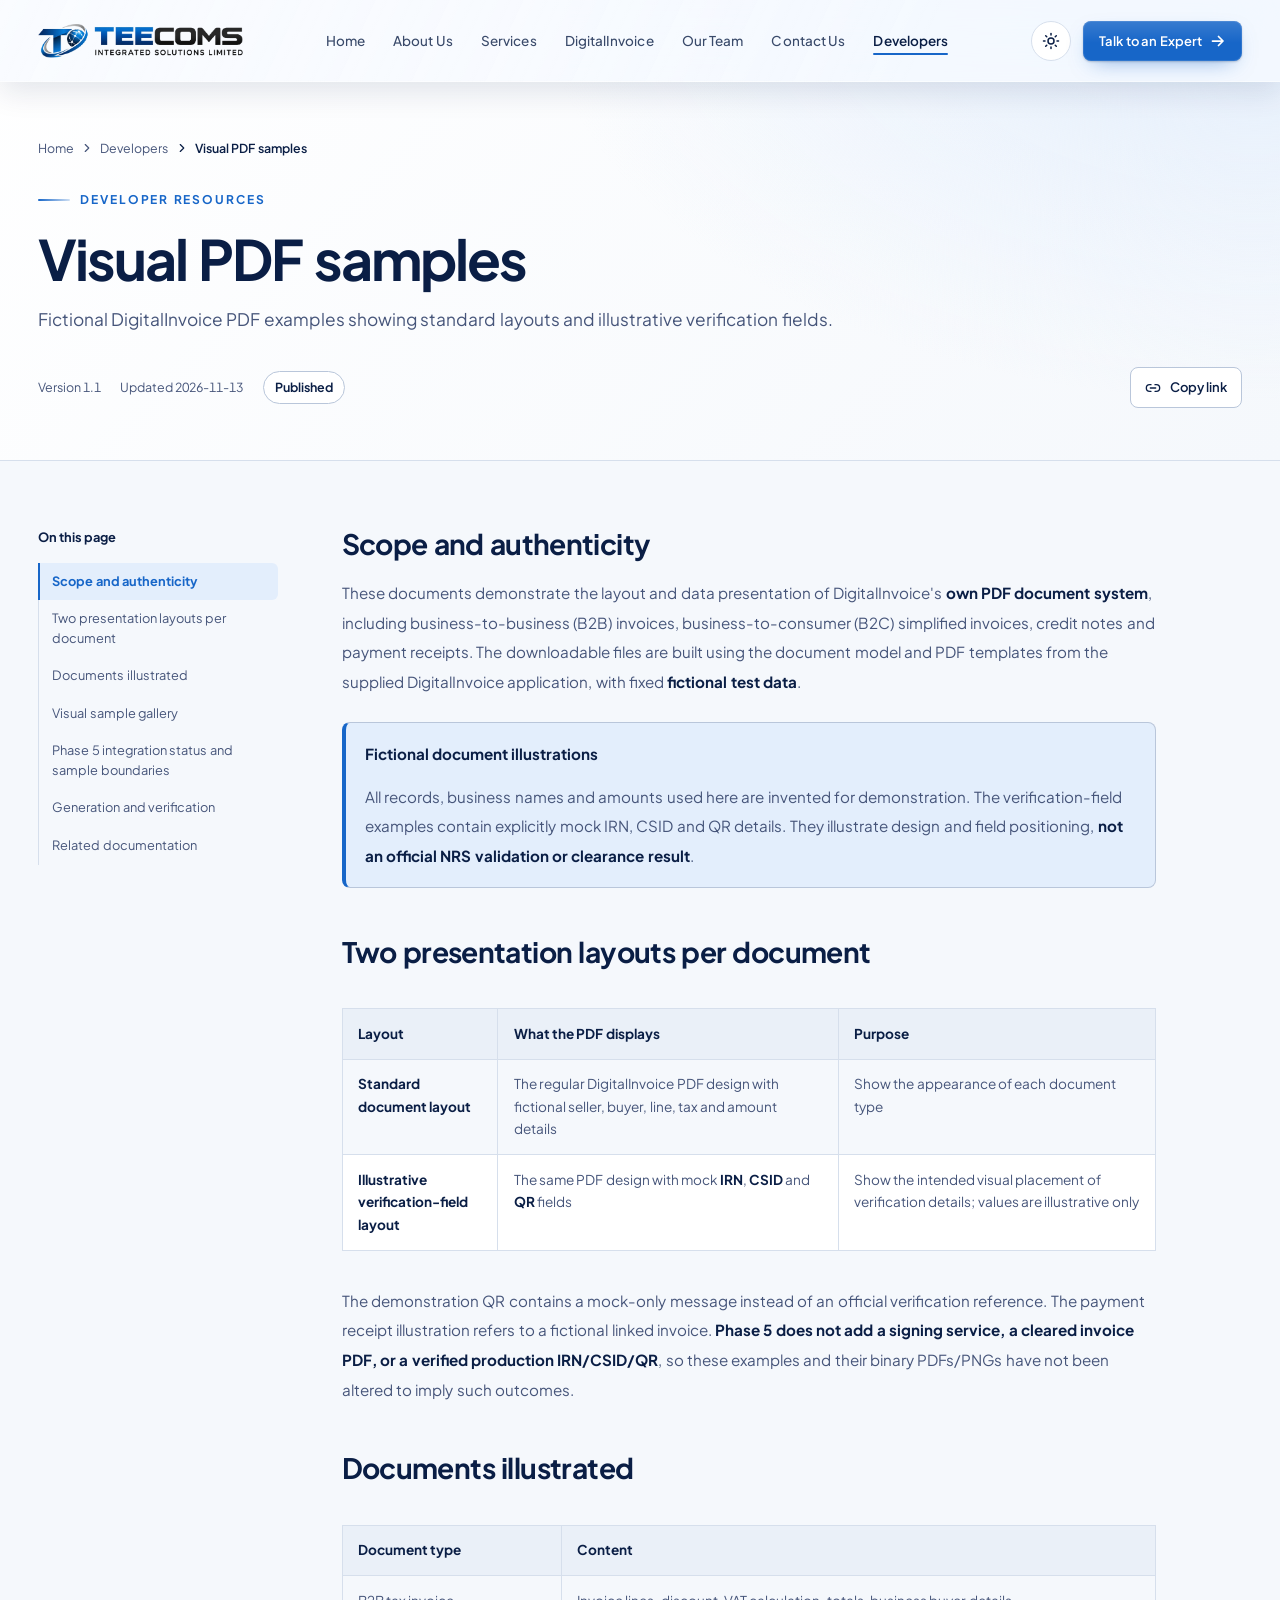
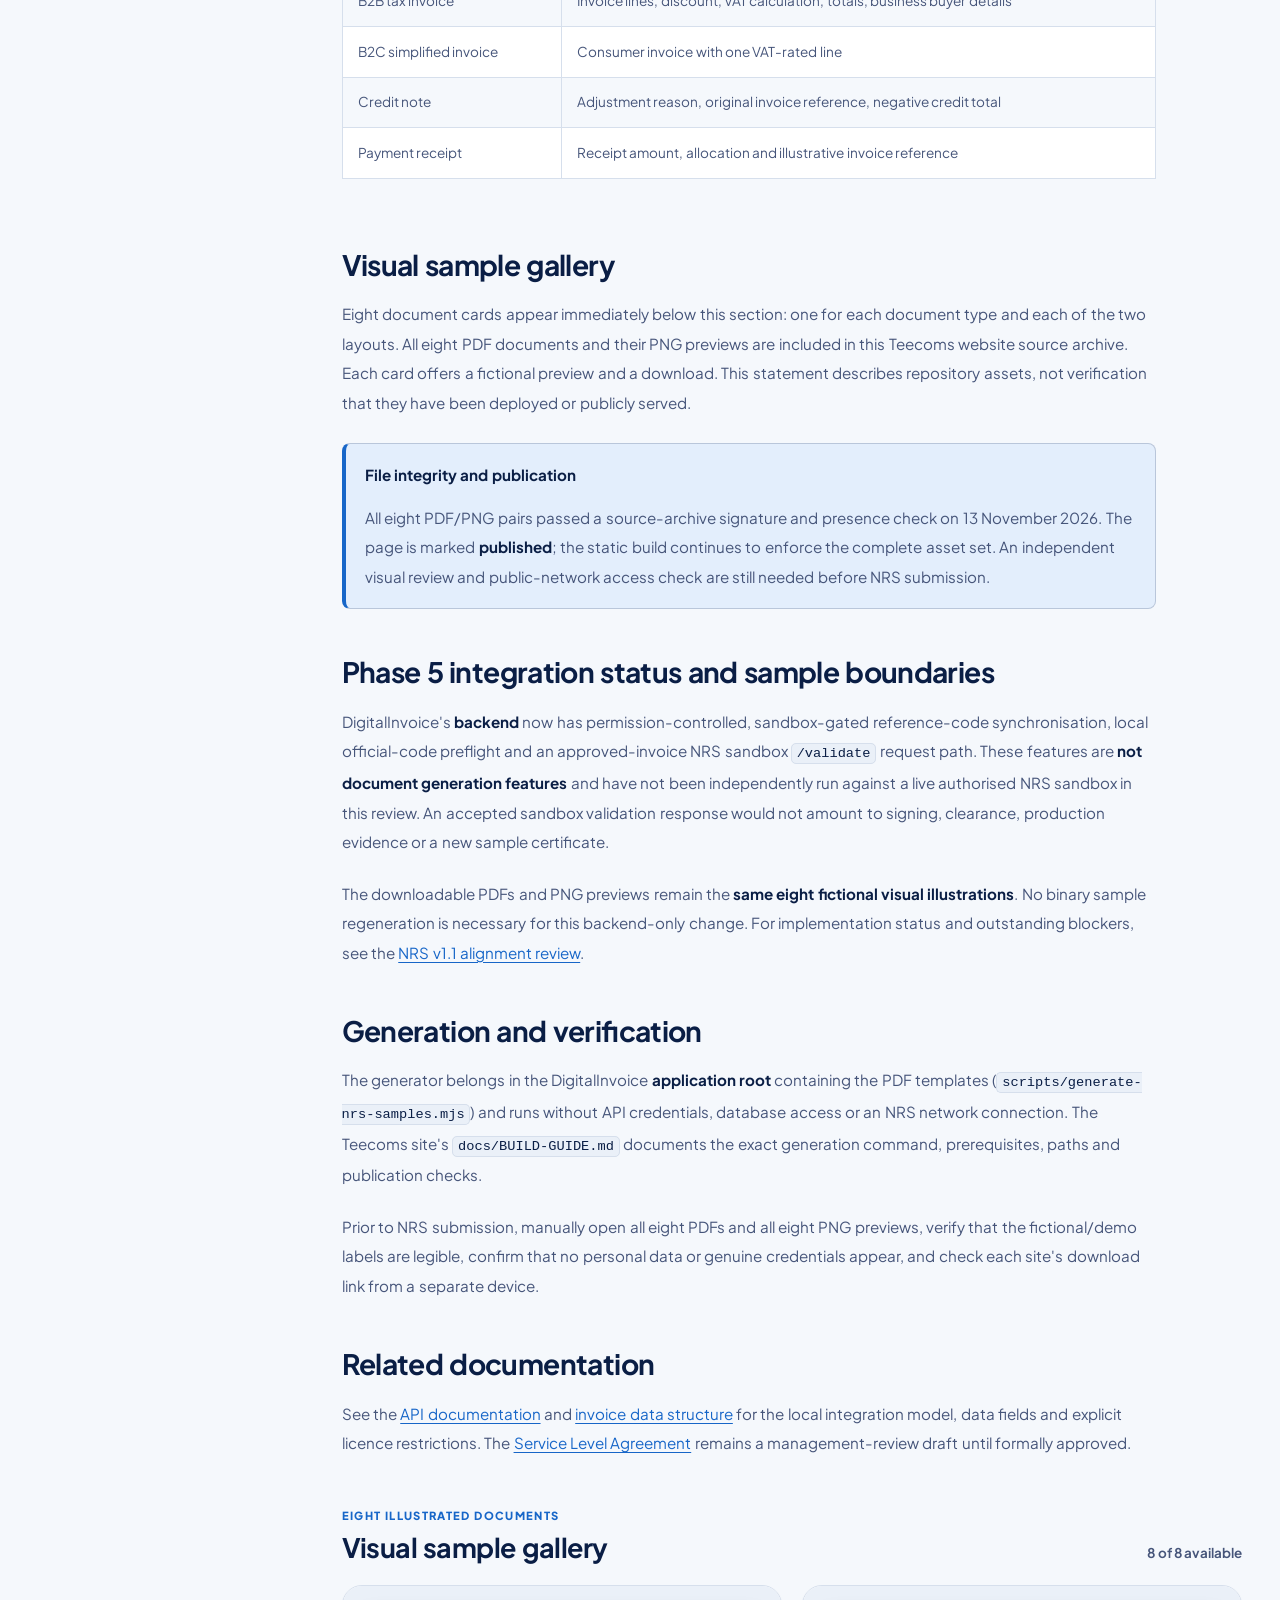
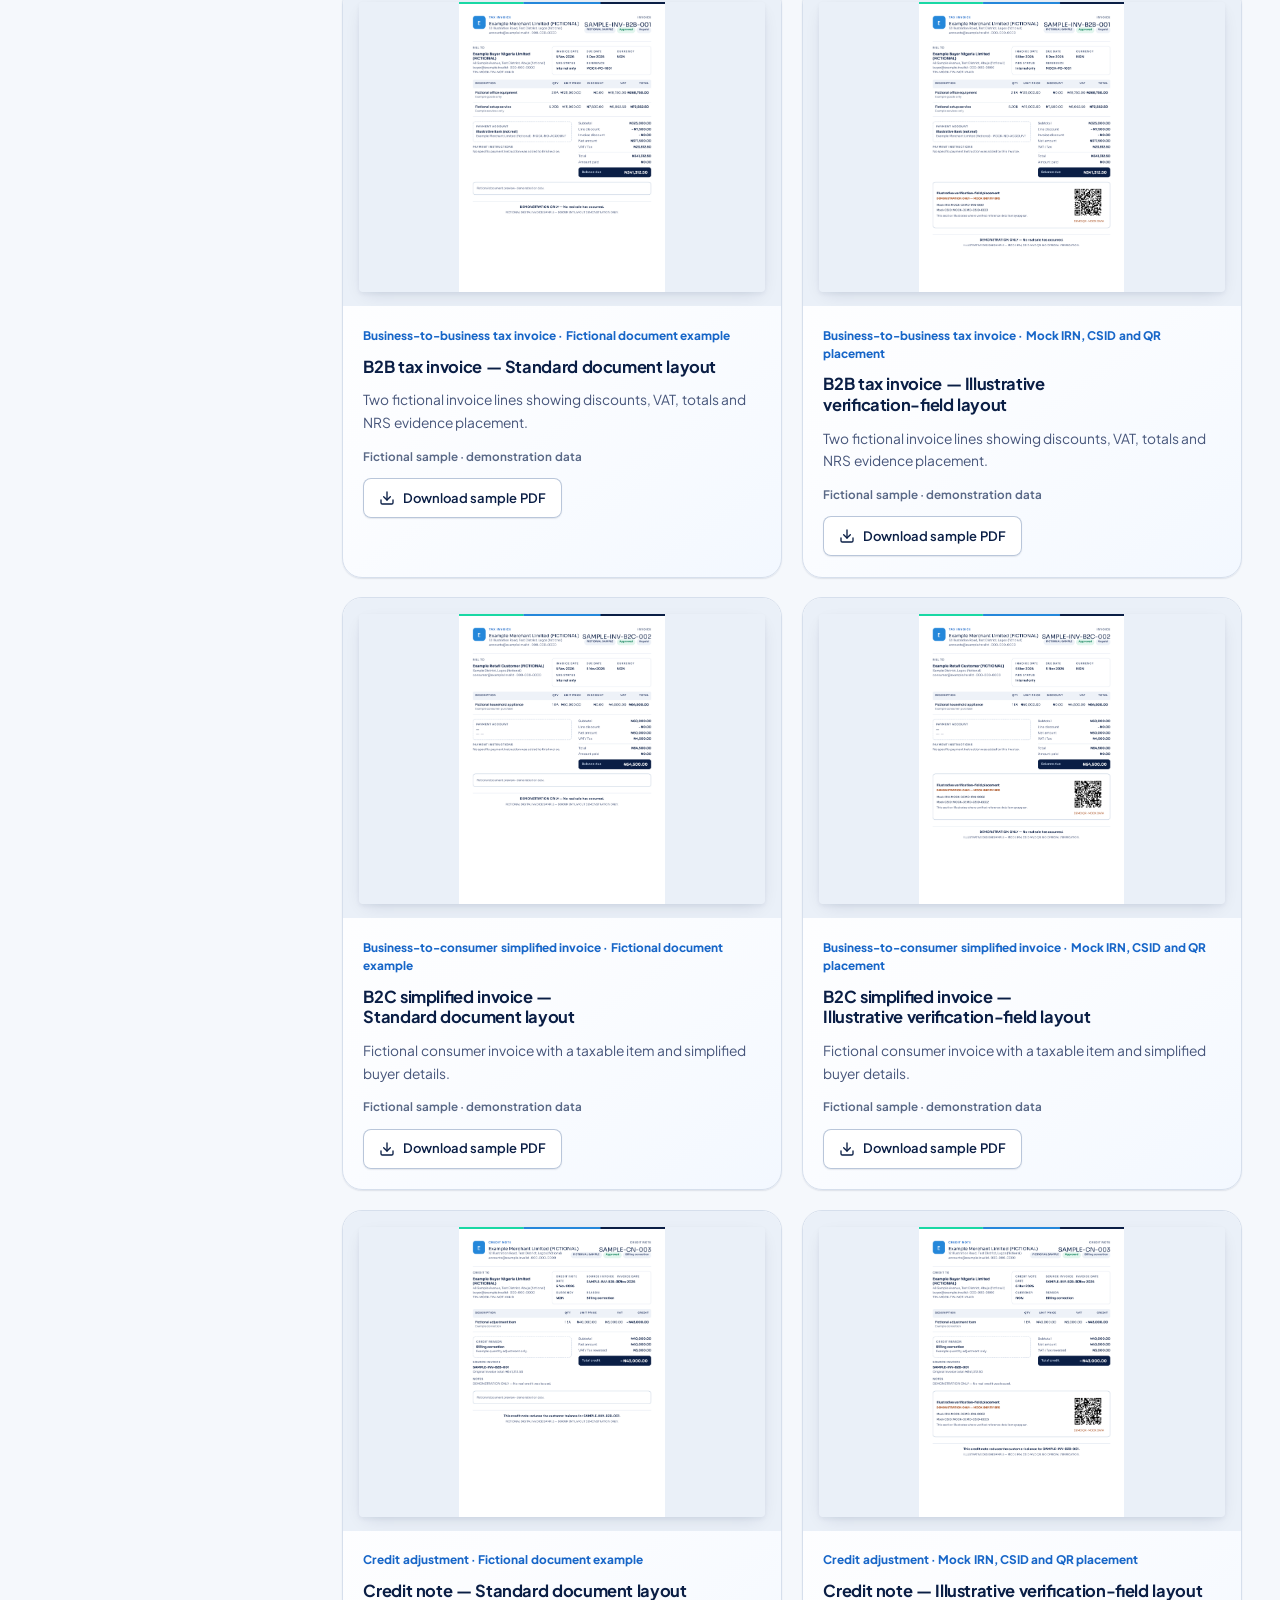
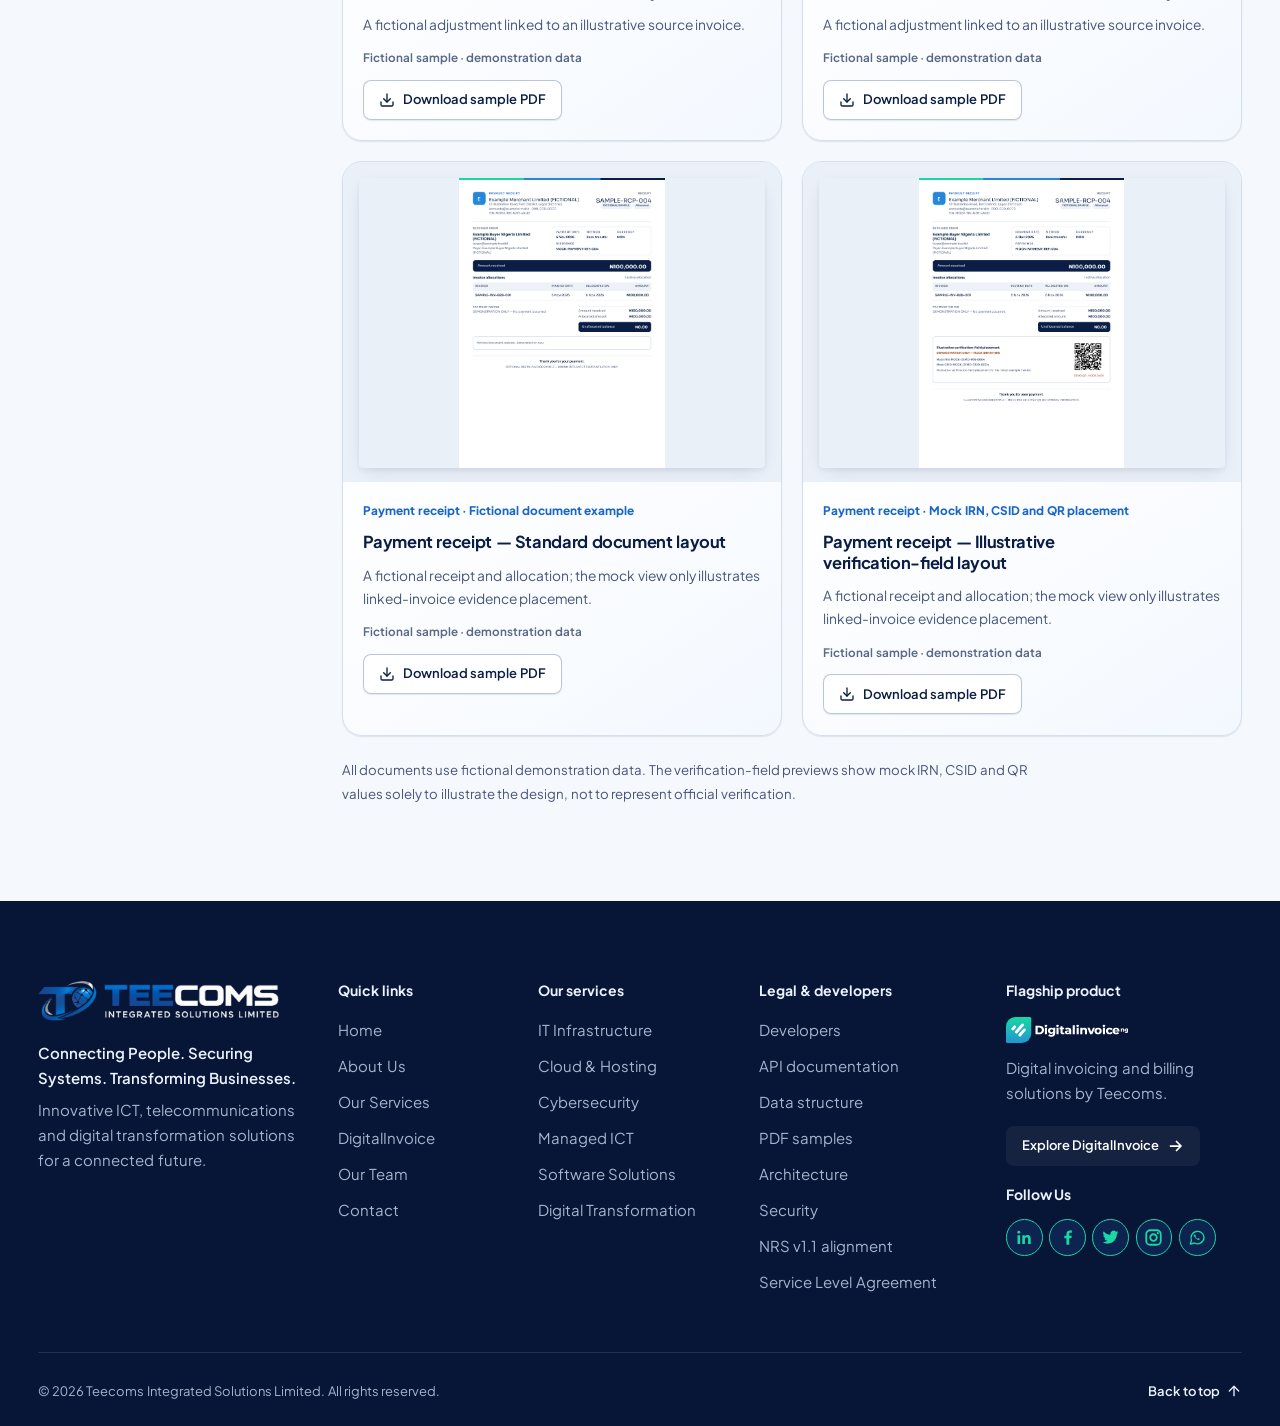
<file: developers/samples/index.html>
<!DOCTYPE html><html lang="en-NG" class="jakarta_3c4cb340-module__wAA7DG__variable"><head><meta charSet="utf-8"/><meta name="viewport" content="width=device-width, initial-scale=1, viewport-fit=cover"/><link rel="preload" href="/_next/static/media/PlusJakartaSans_Variable-s.p.1xh6pintd6r8e.woff2" as="font" crossorigin="" type="font/woff2"/><link rel="preload" as="image" href="/images/brand/teecoms-logo-light.webp" fetchPriority="high"/><link rel="preload" as="image" href="/images/brand/teecoms-logo-dark.webp" fetchPriority="high"/><link rel="stylesheet" href="/_next/static/chunks/0kmedgmx6yxsl.css" data-precedence="next"/><link rel="stylesheet" href="/_next/static/chunks/2s8caz5is_69m.css" data-precedence="next"/><link rel="preload" as="script" fetchPriority="low" href="/_next/static/chunks/07nldpx3i6mc_.js"/><script src="/_next/static/chunks/2i51e627rllld.js" async=""></script><script src="/_next/static/chunks/3byuobrkyz9bj.js" async=""></script><script src="/_next/static/chunks/2g3ca-z4pfuox.js" async=""></script><script src="/_next/static/chunks/turbopack-3vj2sv30h24qt.js" async=""></script><script src="/_next/static/chunks/2d9-549fa9lsx.js" async="" crossorigin=""></script><script src="/_next/static/chunks/3ltkfh-jfb0w5.js" async="" crossorigin=""></script><meta name="next-size-adjust" content=""/><meta name="theme-color" content="#f5f8fc" media="(prefers-color-scheme: light)"/><meta name="theme-color" content="#09131f" media="(prefers-color-scheme: dark)"/><title>Visual PDF samples | Teecoms Developers</title><meta name="description" content="Fictional DigitalInvoice PDF examples showing standard layouts and illustrative verification fields."/><meta name="application-name" content="Teecoms"/><meta name="robots" content="index, follow"/><link rel="canonical" href="https://teecomsintegratedsolutions.ng/developers/samples/"/><meta property="og:title" content="Visual PDF samples"/><meta property="og:description" content="Fictional DigitalInvoice PDF examples showing standard layouts and illustrative verification fields."/><meta property="og:url" content="https://teecomsintegratedsolutions.ng/developers/samples/"/><meta property="og:site_name" content="Teecoms Integrated Solutions Limited"/><meta property="og:type" content="article"/><meta name="twitter:card" content="summary"/><meta name="twitter:title" content="Visual PDF samples"/><meta name="twitter:description" content="Fictional DigitalInvoice PDF examples showing standard layouts and illustrative verification fields."/><link rel="icon" href="/favicon.ico?favicon.21jmh47o6ka37.ico" sizes="48x48" type="image/x-icon"/><link rel="icon" href="/icon.png?icon.27wehsmtjxnoq.png" sizes="512x512" type="image/png"/><link rel="icon" href="/icon.svg?icon.1j900kea6-_sk.svg" sizes="any" type="image/svg+xml"/><link rel="apple-touch-icon" href="/apple-icon.png?apple-icon.0lf8wu054ljsr.png" sizes="180x180" type="image/png"/><script>(function(){try{var t=localStorage.getItem('teecoms-theme');if(t!=='light'&&t!=='dark'){t=matchMedia('(prefers-color-scheme: dark)').matches?'dark':'light'}var r=document.documentElement;r.dataset.theme=t;r.style.colorScheme=t}catch(e){}})()</script><script src="/_next/static/chunks/0cz1d0mv5g_q7.js" noModule=""></script></head><body><div hidden=""><!--$--><!--/$--></div><a class="Header-module__lnUIdW__skip" href="#main">Skip to content</a><header class="Header-module__lnUIdW__header" data-scrolled="true" data-document="true"><div class="container Header-module__lnUIdW__bar"><a href="/" class="Header-module__lnUIdW__brand" aria-label="Teecoms, home"><span class="" style="display:inline-flex"><img src="/images/brand/teecoms-logo-light.webp" alt="Teecoms Integrated Solutions Limited" class="on-light-only" width="205" height="34" decoding="async" loading="eager" fetchPriority="high" style="width:auto;height:34px"/><img src="/images/brand/teecoms-logo-dark.webp" alt="" aria-hidden="true" class="on-dark-only" width="205" height="34" decoding="async" loading="eager" fetchPriority="high" style="width:auto;height:34px"/></span></a><nav class="Header-module__lnUIdW__nav" aria-label="Main"><ul><li><a href="/#home" class="Header-module__lnUIdW__link" data-active="false">Home</a></li><li><a href="/#about" class="Header-module__lnUIdW__link" data-active="false">About Us</a></li><li><a href="/#services" class="Header-module__lnUIdW__link" data-active="false">Services</a></li><li><a href="/#digitalinvoice" class="Header-module__lnUIdW__link" data-active="false">DigitalInvoice</a></li><li><a href="/#team" class="Header-module__lnUIdW__link" data-active="false">Our Team</a></li><li><a href="/#contact" class="Header-module__lnUIdW__link" data-active="false">Contact Us</a></li><li><a href="/developers/" class="Header-module__lnUIdW__link" data-active="true" aria-current="page">Developers</a></li></ul></nav><div class="Header-module__lnUIdW__actions"><button type="button" class="ThemeToggle-module__BDCMra__toggle " data-tone="auto" aria-label="Switch to dark mode" aria-pressed="false"><span class="ThemeToggle-module__BDCMra__icon" data-active="true"><svg xmlns="http://www.w3.org/2000/svg" width="18" height="18" viewBox="0 0 24 24" fill="none" stroke="currentColor" stroke-width="2" stroke-linecap="round" stroke-linejoin="round" class="lucide lucide-sun" aria-hidden="true"><circle cx="12" cy="12" r="4"></circle><path d="M12 2v2"></path><path d="M12 20v2"></path><path d="m4.93 4.93 1.41 1.41"></path><path d="m17.66 17.66 1.41 1.41"></path><path d="M2 12h2"></path><path d="M20 12h2"></path><path d="m6.34 17.66-1.41 1.41"></path><path d="m19.07 4.93-1.41 1.41"></path></svg></span><span class="ThemeToggle-module__BDCMra__icon" data-active="false"><svg xmlns="http://www.w3.org/2000/svg" width="18" height="18" viewBox="0 0 24 24" fill="none" stroke="currentColor" stroke-width="2" stroke-linecap="round" stroke-linejoin="round" class="lucide lucide-moon" aria-hidden="true"><path d="M20.985 12.486a9 9 0 1 1-9.473-9.472c.405-.022.617.46.402.803a6 6 0 0 0 8.268 8.268c.344-.215.825-.004.803.401"></path></svg></span></button><a href="/#contact" class="Button-module__8RiFmG__button Header-module__lnUIdW__cta" data-variant="primary" data-size="sm" data-shine="hover"><span class="Button-module__8RiFmG__label">Talk to an Expert</span><span class="Button-module__8RiFmG__arrow"><svg viewBox="0 0 16 16" aria-hidden="true" focusable="false"><path d="M2.5 8h10M8.5 3.5 13 8l-4.5 4.5"></path></svg><svg viewBox="0 0 16 16" aria-hidden="true" focusable="false"><path d="M2.5 8h10M8.5 3.5 13 8l-4.5 4.5"></path></svg></span></a><button type="button" class="Header-module__lnUIdW__menuButton" aria-expanded="false" aria-controls="mobile-menu"><svg xmlns="http://www.w3.org/2000/svg" width="22" height="22" viewBox="0 0 24 24" fill="none" stroke="currentColor" stroke-width="2" stroke-linecap="round" stroke-linejoin="round" class="lucide lucide-menu" aria-hidden="true"><path d="M4 5h16"></path><path d="M4 12h16"></path><path d="M4 19h16"></path></svg><span class="sr-only">Open menu</span></button></div></div></header><div id="mobile-menu" class="Header-module__lnUIdW__sheet" data-open="false" role="dialog" aria-modal="true" aria-label="Menu" inert=""><div class="Header-module__lnUIdW__sheetTop"><span class="" style="display:inline-flex"><img src="/images/brand/teecoms-logo-light.webp" alt="Teecoms Integrated Solutions Limited" class="on-light-only" width="193" height="32" decoding="async" loading="lazy" style="width:auto;height:32px"/><img src="/images/brand/teecoms-logo-dark.webp" alt="" aria-hidden="true" class="on-dark-only" width="193" height="32" decoding="async" loading="lazy" style="width:auto;height:32px"/></span><button type="button" class="Header-module__lnUIdW__menuButton"><svg xmlns="http://www.w3.org/2000/svg" width="22" height="22" viewBox="0 0 24 24" fill="none" stroke="currentColor" stroke-width="2" stroke-linecap="round" stroke-linejoin="round" class="lucide lucide-x" aria-hidden="true"><path d="M18 6 6 18"></path><path d="m6 6 12 12"></path></svg><span class="sr-only">Close menu</span></button></div><ul class="Header-module__lnUIdW__sheetLinks"><li style="--i:0"><a href="/#home" data-active="false">Home</a></li><li style="--i:1"><a href="/#about" data-active="false">About Us</a></li><li style="--i:2"><a href="/#services" data-active="false">Services</a></li><li style="--i:3"><a href="/#digitalinvoice" data-active="false">DigitalInvoice</a></li><li style="--i:4"><a href="/#team" data-active="false">Our Team</a></li><li style="--i:5"><a href="/#contact" data-active="false">Contact Us</a></li><li style="--i:6"><a href="/developers/" data-active="true" aria-current="page">Developers</a></li></ul><div class="Header-module__lnUIdW__sheetFoot"><a href="/#contact" class="Button-module__8RiFmG__button " data-variant="primary" data-size="md" data-shine="hover"><span class="Button-module__8RiFmG__label">Talk to an Expert</span><span class="Button-module__8RiFmG__arrow"><svg viewBox="0 0 16 16" aria-hidden="true" focusable="false"><path d="M2.5 8h10M8.5 3.5 13 8l-4.5 4.5"></path></svg><svg viewBox="0 0 16 16" aria-hidden="true" focusable="false"><path d="M2.5 8h10M8.5 3.5 13 8l-4.5 4.5"></path></svg></span></a><button type="button" class="ThemeToggle-module__BDCMra__toggle " data-tone="auto" aria-label="Switch to dark mode" aria-pressed="false"><span class="ThemeToggle-module__BDCMra__icon" data-active="true"><svg xmlns="http://www.w3.org/2000/svg" width="18" height="18" viewBox="0 0 24 24" fill="none" stroke="currentColor" stroke-width="2" stroke-linecap="round" stroke-linejoin="round" class="lucide lucide-sun" aria-hidden="true"><circle cx="12" cy="12" r="4"></circle><path d="M12 2v2"></path><path d="M12 20v2"></path><path d="m4.93 4.93 1.41 1.41"></path><path d="m17.66 17.66 1.41 1.41"></path><path d="M2 12h2"></path><path d="M20 12h2"></path><path d="m6.34 17.66-1.41 1.41"></path><path d="m19.07 4.93-1.41 1.41"></path></svg></span><span class="ThemeToggle-module__BDCMra__icon" data-active="false"><svg xmlns="http://www.w3.org/2000/svg" width="18" height="18" viewBox="0 0 24 24" fill="none" stroke="currentColor" stroke-width="2" stroke-linecap="round" stroke-linejoin="round" class="lucide lucide-moon" aria-hidden="true"><path d="M20.985 12.486a9 9 0 1 1-9.473-9.472c.405-.022.617.46.402.803a6 6 0 0 0 8.268 8.268c.344-.215.825-.004.803.401"></path></svg></span></button></div></div><main id="main" class="DocsLayout-module__pYLoOa__page"><div class="DocsHeader-module__2F8vLq__band"><div class="container DocsHeader-module__2F8vLq__inner"><nav class="DocsHeader-module__2F8vLq__breadcrumbs" aria-label="Breadcrumb"><ol><li><a href="/">Home</a></li><li><svg xmlns="http://www.w3.org/2000/svg" width="14" height="14" viewBox="0 0 24 24" fill="none" stroke="currentColor" stroke-width="2" stroke-linecap="round" stroke-linejoin="round" class="lucide lucide-chevron-right" aria-hidden="true"><path d="m9 18 6-6-6-6"></path></svg><a href="/developers/">Developers</a></li><li aria-current="page"><svg xmlns="http://www.w3.org/2000/svg" width="14" height="14" viewBox="0 0 24 24" fill="none" stroke="currentColor" stroke-width="2" stroke-linecap="round" stroke-linejoin="round" class="lucide lucide-chevron-right" aria-hidden="true"><path d="m9 18 6-6-6-6"></path></svg><span>Visual PDF samples</span></li></ol></nav><p class="Eyebrow-module__xQzhpG__eyebrow " data-tone="brand">Developer resources</p><h1 class="DocsHeader-module__2F8vLq__title">Visual PDF samples</h1><p class="DocsHeader-module__2F8vLq__description">Fictional DigitalInvoice PDF examples showing standard layouts and illustrative verification fields.</p><div class="DocsHeader-module__2F8vLq__bottom"><div class="DocsHeader-module__2F8vLq__meta" aria-label="Document information"><span>Version <!-- -->1.1</span><span>Updated <!-- -->2026-11-13</span><span class="DocsHeader-module__2F8vLq__status" data-status="published">published</span></div><div class="DocsHeader-module__2F8vLq__actions"><button type="button" class="DocsCopyLink-module__2d2yiG__button" aria-label="Copy this document&#x27;s link"><svg xmlns="http://www.w3.org/2000/svg" width="16" height="16" viewBox="0 0 24 24" fill="none" stroke="currentColor" stroke-width="2" stroke-linecap="round" stroke-linejoin="round" class="lucide lucide-link-2" aria-hidden="true"><path d="M9 17H7A5 5 0 0 1 7 7h2"></path><path d="M15 7h2a5 5 0 1 1 0 10h-2"></path><line x1="8" x2="16" y1="12" y2="12"></line></svg>Copy link</button></div></div></div></div><div class="container DocsLayout-module__pYLoOa__content"><aside class="DocsLayout-module__pYLoOa__sidebar"><nav class="DocsToc-module__SyX_Wa__nav" aria-label="On this page"><button type="button" class="DocsToc-module__SyX_Wa__mobileTrigger" aria-expanded="false" aria-controls="docs-toc-list"><svg xmlns="http://www.w3.org/2000/svg" width="17" height="17" viewBox="0 0 24 24" fill="none" stroke="currentColor" stroke-width="2" stroke-linecap="round" stroke-linejoin="round" class="lucide lucide-list" aria-hidden="true"><path d="M3 5h.01"></path><path d="M3 12h.01"></path><path d="M3 19h.01"></path><path d="M8 5h13"></path><path d="M8 12h13"></path><path d="M8 19h13"></path></svg><span>On this page</span><svg xmlns="http://www.w3.org/2000/svg" width="17" height="17" viewBox="0 0 24 24" fill="none" stroke="currentColor" stroke-width="2" stroke-linecap="round" stroke-linejoin="round" class="lucide lucide-chevron-down" aria-hidden="true" data-expanded="false"><path d="m6 9 6 6 6-6"></path></svg></button><div class="DocsToc-module__SyX_Wa__body" data-expanded="false" id="docs-toc-list"><p class="DocsToc-module__SyX_Wa__heading">On this page</p><ol class="DocsToc-module__SyX_Wa__list"><li data-depth="2"><a href="#scope-and-authenticity" aria-current="location">Scope and authenticity</a></li><li data-depth="2"><a href="#two-presentation-layouts-per-document">Two presentation layouts per document</a></li><li data-depth="2"><a href="#documents-illustrated">Documents illustrated</a></li><li data-depth="2"><a href="#visual-sample-gallery">Visual sample gallery</a></li><li data-depth="2"><a href="#phase-5-integration-status-and-sample-boundaries">Phase 5 integration status and sample boundaries</a></li><li data-depth="2"><a href="#generation-and-verification">Generation and verification</a></li><li data-depth="2"><a href="#related-documentation">Related documentation</a></li></ol></div></nav></aside><div class="DocsLayout-module__pYLoOa__right"><article class="DocsLayout-module__pYLoOa__article" aria-label="Visual PDF samples"><h2 id="scope-and-authenticity">Scope and authenticity</h2><p>These documents demonstrate the layout and data presentation of DigitalInvoice&#39;s <strong>own PDF document system</strong>, including business-to-business (B2B) invoices, business-to-consumer (B2C) simplified invoices, credit notes and payment receipts. The downloadable files are built using the document model and PDF templates from the supplied DigitalInvoice application, with fixed <strong>fictional test data</strong>.</p>
<aside class="docs-callout" data-tone="info" aria-label="Fictional document illustrations"><strong class="docs-callout-title">Fictional document illustrations</strong><div><p>All records, business names and amounts used here are invented for demonstration. The verification-field examples contain explicitly mock IRN, CSID and QR details. They illustrate design and field positioning, <strong>not an official NRS validation or clearance result</strong>.</p>
</div></aside><h2 id="two-presentation-layouts-per-document">Two presentation layouts per document</h2><div class="docs-table-scroll" role="region" tabindex="0" aria-label="Scrollable data table"><table><thead><tr><th>Layout</th><th>What the PDF displays</th><th>Purpose</th></tr></thead><tbody><tr><td><strong>Standard document layout</strong></td><td>The regular DigitalInvoice PDF design with fictional seller, buyer, line, tax and amount details</td><td>Show the appearance of each document type</td></tr><tr><td><strong>Illustrative verification-field layout</strong></td><td>The same PDF design with mock <strong>IRN</strong>, <strong>CSID</strong> and <strong>QR</strong> fields</td><td>Show the intended visual placement of verification details; values are illustrative only</td></tr></tbody></table></div><p>The demonstration QR contains a mock-only message instead of an official verification reference. The payment receipt illustration refers to a fictional linked invoice. <strong>Phase 5 does not add a signing service, a cleared invoice PDF, or a verified production IRN/CSID/QR</strong>, so these examples and their binary PDFs/PNGs have not been altered to imply such outcomes.</p>
<h2 id="documents-illustrated">Documents illustrated</h2><div class="docs-table-scroll" role="region" tabindex="0" aria-label="Scrollable data table"><table><thead><tr><th>Document type</th><th>Content</th></tr></thead><tbody><tr><td>B2B tax invoice</td><td>Invoice lines, discount, VAT calculation, totals, business buyer details</td></tr><tr><td>B2C simplified invoice</td><td>Consumer invoice with one VAT-rated line</td></tr><tr><td>Credit note</td><td>Adjustment reason, original invoice reference, negative credit total</td></tr><tr><td>Payment receipt</td><td>Receipt amount, allocation and illustrative invoice reference</td></tr></tbody></table></div><h2 id="visual-sample-gallery">Visual sample gallery</h2><p>Eight document cards appear immediately below this section: one for each document type and each of the two layouts. All eight PDF documents and their PNG previews are included in this Teecoms website source archive. Each card offers a fictional preview and a download. This statement describes repository assets, not verification that they have been deployed or publicly served.</p>
<aside class="docs-callout" data-tone="info" aria-label="File integrity and publication"><strong class="docs-callout-title">File integrity and publication</strong><div><p>All eight PDF/PNG pairs passed a source-archive signature and presence check on 13 November 2026. The page is marked <strong>published</strong>; the static build continues to enforce the complete asset set. An independent visual review and public-network access check are still needed before NRS submission.</p>
</div></aside><h2 id="phase-5-integration-status-and-sample-boundaries">Phase 5 integration status and sample boundaries</h2><p>DigitalInvoice&#39;s <strong>backend</strong> now has permission-controlled, sandbox-gated reference-code synchronisation, local official-code preflight and an approved-invoice NRS sandbox <code>/validate</code> request path. These features are <strong>not document generation features</strong> and have not been independently run against a live authorised NRS sandbox in this review. An accepted sandbox validation response would not amount to signing, clearance, production evidence or a new sample certificate.</p>
<p>The downloadable PDFs and PNG previews remain the <strong>same eight fictional visual illustrations</strong>. No binary sample regeneration is necessary for this backend-only change. For implementation status and outstanding blockers, see the <a href="/developers/nrs-alignment/">NRS v1.1 alignment review</a>.</p>
<h2 id="generation-and-verification">Generation and verification</h2><p>The generator belongs in the DigitalInvoice <strong>application root</strong> containing the PDF templates (<code>scripts/generate-nrs-samples.mjs</code>) and runs without API credentials, database access or an NRS network connection. The Teecoms site&#39;s <code>docs/BUILD-GUIDE.md</code> documents the exact generation command, prerequisites, paths and publication checks.</p>
<p>Prior to NRS submission, manually open all eight PDFs and all eight PNG previews, verify that the fictional/demo labels are legible, confirm that no personal data or genuine credentials appear, and check each site&#39;s download link from a separate device.</p>
<h2 id="related-documentation">Related documentation</h2><p>See the <a href="/developers/api/">API documentation</a> and <a href="/developers/data-structure/">invoice data structure</a> for the local integration model, data fields and explicit licence restrictions. The <a href="/sla/">Service Level Agreement</a> remains a management-review draft until formally approved.</p>
</article><section class="page-module__YhAN4q__section" aria-label="Fictional DigitalInvoice document gallery"><div class="page-module__YhAN4q__headingRow"><div><p class="page-module__YhAN4q__eyebrow">Eight illustrated documents</p><h2>Visual sample gallery</h2></div><span class="page-module__YhAN4q__count">8<!-- --> of <!-- -->8<!-- --> available</span></div><div class="page-module__YhAN4q__grid"><article class="SampleCard-module__fT6mUa__card"><div class="SampleCard-module__fT6mUa__preview"><img src="/docs/samples/digitalinvoice-b2b-tax-invoice-current-v1.0.png" alt="Preview of fictional B2B tax invoice — Standard document layout" loading="lazy"/></div><div class="SampleCard-module__fT6mUa__body"><span class="SampleCard-module__fT6mUa__type">Business-to-business tax invoice · Fictional document example</span><h3>B2B tax invoice — Standard document layout</h3><p>Two fictional invoice lines showing discounts, VAT, totals and NRS evidence placement.</p><span class="SampleCard-module__fT6mUa__note">Fictional sample · demonstration data</span><a href="/docs/samples/digitalinvoice-b2b-tax-invoice-current-v1.0.pdf" class="Button-module__8RiFmG__button " data-variant="outline" data-size="sm" data-shine="hover" download=""><span class="Button-module__8RiFmG__label"><svg xmlns="http://www.w3.org/2000/svg" width="16" height="16" viewBox="0 0 24 24" fill="none" stroke="currentColor" stroke-width="2" stroke-linecap="round" stroke-linejoin="round" class="lucide lucide-download" aria-hidden="true"><path d="M12 15V3"></path><path d="M21 15v4a2 2 0 0 1-2 2H5a2 2 0 0 1-2-2v-4"></path><path d="m7 10 5 5 5-5"></path></svg>Download sample PDF</span></a></div></article><article class="SampleCard-module__fT6mUa__card"><div class="SampleCard-module__fT6mUa__preview"><img src="/docs/samples/digitalinvoice-b2b-tax-invoice-mock-post-validation-v1.0.png" alt="Preview of fictional B2B tax invoice — Illustrative verification-field layout" loading="lazy"/></div><div class="SampleCard-module__fT6mUa__body"><span class="SampleCard-module__fT6mUa__type">Business-to-business tax invoice · Mock IRN, CSID and QR placement</span><h3>B2B tax invoice — Illustrative verification-field layout</h3><p>Two fictional invoice lines showing discounts, VAT, totals and NRS evidence placement.</p><span class="SampleCard-module__fT6mUa__note">Fictional sample · demonstration data</span><a href="/docs/samples/digitalinvoice-b2b-tax-invoice-mock-post-validation-v1.0.pdf" class="Button-module__8RiFmG__button " data-variant="outline" data-size="sm" data-shine="hover" download=""><span class="Button-module__8RiFmG__label"><svg xmlns="http://www.w3.org/2000/svg" width="16" height="16" viewBox="0 0 24 24" fill="none" stroke="currentColor" stroke-width="2" stroke-linecap="round" stroke-linejoin="round" class="lucide lucide-download" aria-hidden="true"><path d="M12 15V3"></path><path d="M21 15v4a2 2 0 0 1-2 2H5a2 2 0 0 1-2-2v-4"></path><path d="m7 10 5 5 5-5"></path></svg>Download sample PDF</span></a></div></article><article class="SampleCard-module__fT6mUa__card"><div class="SampleCard-module__fT6mUa__preview"><img src="/docs/samples/digitalinvoice-b2c-simplified-invoice-current-v1.0.png" alt="Preview of fictional B2C simplified invoice — Standard document layout" loading="lazy"/></div><div class="SampleCard-module__fT6mUa__body"><span class="SampleCard-module__fT6mUa__type">Business-to-consumer simplified invoice · Fictional document example</span><h3>B2C simplified invoice — Standard document layout</h3><p>Fictional consumer invoice with a taxable item and simplified buyer details.</p><span class="SampleCard-module__fT6mUa__note">Fictional sample · demonstration data</span><a href="/docs/samples/digitalinvoice-b2c-simplified-invoice-current-v1.0.pdf" class="Button-module__8RiFmG__button " data-variant="outline" data-size="sm" data-shine="hover" download=""><span class="Button-module__8RiFmG__label"><svg xmlns="http://www.w3.org/2000/svg" width="16" height="16" viewBox="0 0 24 24" fill="none" stroke="currentColor" stroke-width="2" stroke-linecap="round" stroke-linejoin="round" class="lucide lucide-download" aria-hidden="true"><path d="M12 15V3"></path><path d="M21 15v4a2 2 0 0 1-2 2H5a2 2 0 0 1-2-2v-4"></path><path d="m7 10 5 5 5-5"></path></svg>Download sample PDF</span></a></div></article><article class="SampleCard-module__fT6mUa__card"><div class="SampleCard-module__fT6mUa__preview"><img src="/docs/samples/digitalinvoice-b2c-simplified-invoice-mock-post-validation-v1.0.png" alt="Preview of fictional B2C simplified invoice — Illustrative verification-field layout" loading="lazy"/></div><div class="SampleCard-module__fT6mUa__body"><span class="SampleCard-module__fT6mUa__type">Business-to-consumer simplified invoice · Mock IRN, CSID and QR placement</span><h3>B2C simplified invoice — Illustrative verification-field layout</h3><p>Fictional consumer invoice with a taxable item and simplified buyer details.</p><span class="SampleCard-module__fT6mUa__note">Fictional sample · demonstration data</span><a href="/docs/samples/digitalinvoice-b2c-simplified-invoice-mock-post-validation-v1.0.pdf" class="Button-module__8RiFmG__button " data-variant="outline" data-size="sm" data-shine="hover" download=""><span class="Button-module__8RiFmG__label"><svg xmlns="http://www.w3.org/2000/svg" width="16" height="16" viewBox="0 0 24 24" fill="none" stroke="currentColor" stroke-width="2" stroke-linecap="round" stroke-linejoin="round" class="lucide lucide-download" aria-hidden="true"><path d="M12 15V3"></path><path d="M21 15v4a2 2 0 0 1-2 2H5a2 2 0 0 1-2-2v-4"></path><path d="m7 10 5 5 5-5"></path></svg>Download sample PDF</span></a></div></article><article class="SampleCard-module__fT6mUa__card"><div class="SampleCard-module__fT6mUa__preview"><img src="/docs/samples/digitalinvoice-credit-note-current-v1.0.png" alt="Preview of fictional Credit note — Standard document layout" loading="lazy"/></div><div class="SampleCard-module__fT6mUa__body"><span class="SampleCard-module__fT6mUa__type">Credit adjustment · Fictional document example</span><h3>Credit note — Standard document layout</h3><p>A fictional adjustment linked to an illustrative source invoice.</p><span class="SampleCard-module__fT6mUa__note">Fictional sample · demonstration data</span><a href="/docs/samples/digitalinvoice-credit-note-current-v1.0.pdf" class="Button-module__8RiFmG__button " data-variant="outline" data-size="sm" data-shine="hover" download=""><span class="Button-module__8RiFmG__label"><svg xmlns="http://www.w3.org/2000/svg" width="16" height="16" viewBox="0 0 24 24" fill="none" stroke="currentColor" stroke-width="2" stroke-linecap="round" stroke-linejoin="round" class="lucide lucide-download" aria-hidden="true"><path d="M12 15V3"></path><path d="M21 15v4a2 2 0 0 1-2 2H5a2 2 0 0 1-2-2v-4"></path><path d="m7 10 5 5 5-5"></path></svg>Download sample PDF</span></a></div></article><article class="SampleCard-module__fT6mUa__card"><div class="SampleCard-module__fT6mUa__preview"><img src="/docs/samples/digitalinvoice-credit-note-mock-post-validation-v1.0.png" alt="Preview of fictional Credit note — Illustrative verification-field layout" loading="lazy"/></div><div class="SampleCard-module__fT6mUa__body"><span class="SampleCard-module__fT6mUa__type">Credit adjustment · Mock IRN, CSID and QR placement</span><h3>Credit note — Illustrative verification-field layout</h3><p>A fictional adjustment linked to an illustrative source invoice.</p><span class="SampleCard-module__fT6mUa__note">Fictional sample · demonstration data</span><a href="/docs/samples/digitalinvoice-credit-note-mock-post-validation-v1.0.pdf" class="Button-module__8RiFmG__button " data-variant="outline" data-size="sm" data-shine="hover" download=""><span class="Button-module__8RiFmG__label"><svg xmlns="http://www.w3.org/2000/svg" width="16" height="16" viewBox="0 0 24 24" fill="none" stroke="currentColor" stroke-width="2" stroke-linecap="round" stroke-linejoin="round" class="lucide lucide-download" aria-hidden="true"><path d="M12 15V3"></path><path d="M21 15v4a2 2 0 0 1-2 2H5a2 2 0 0 1-2-2v-4"></path><path d="m7 10 5 5 5-5"></path></svg>Download sample PDF</span></a></div></article><article class="SampleCard-module__fT6mUa__card"><div class="SampleCard-module__fT6mUa__preview"><img src="/docs/samples/digitalinvoice-payment-receipt-current-v1.0.png" alt="Preview of fictional Payment receipt — Standard document layout" loading="lazy"/></div><div class="SampleCard-module__fT6mUa__body"><span class="SampleCard-module__fT6mUa__type">Payment receipt · Fictional document example</span><h3>Payment receipt — Standard document layout</h3><p>A fictional receipt and allocation; the mock view only illustrates linked-invoice evidence placement.</p><span class="SampleCard-module__fT6mUa__note">Fictional sample · demonstration data</span><a href="/docs/samples/digitalinvoice-payment-receipt-current-v1.0.pdf" class="Button-module__8RiFmG__button " data-variant="outline" data-size="sm" data-shine="hover" download=""><span class="Button-module__8RiFmG__label"><svg xmlns="http://www.w3.org/2000/svg" width="16" height="16" viewBox="0 0 24 24" fill="none" stroke="currentColor" stroke-width="2" stroke-linecap="round" stroke-linejoin="round" class="lucide lucide-download" aria-hidden="true"><path d="M12 15V3"></path><path d="M21 15v4a2 2 0 0 1-2 2H5a2 2 0 0 1-2-2v-4"></path><path d="m7 10 5 5 5-5"></path></svg>Download sample PDF</span></a></div></article><article class="SampleCard-module__fT6mUa__card"><div class="SampleCard-module__fT6mUa__preview"><img src="/docs/samples/digitalinvoice-payment-receipt-mock-post-validation-v1.0.png" alt="Preview of fictional Payment receipt — Illustrative verification-field layout" loading="lazy"/></div><div class="SampleCard-module__fT6mUa__body"><span class="SampleCard-module__fT6mUa__type">Payment receipt · Mock IRN, CSID and QR placement</span><h3>Payment receipt — Illustrative verification-field layout</h3><p>A fictional receipt and allocation; the mock view only illustrates linked-invoice evidence placement.</p><span class="SampleCard-module__fT6mUa__note">Fictional sample · demonstration data</span><a href="/docs/samples/digitalinvoice-payment-receipt-mock-post-validation-v1.0.pdf" class="Button-module__8RiFmG__button " data-variant="outline" data-size="sm" data-shine="hover" download=""><span class="Button-module__8RiFmG__label"><svg xmlns="http://www.w3.org/2000/svg" width="16" height="16" viewBox="0 0 24 24" fill="none" stroke="currentColor" stroke-width="2" stroke-linecap="round" stroke-linejoin="round" class="lucide lucide-download" aria-hidden="true"><path d="M12 15V3"></path><path d="M21 15v4a2 2 0 0 1-2 2H5a2 2 0 0 1-2-2v-4"></path><path d="m7 10 5 5 5-5"></path></svg>Download sample PDF</span></a></div></article></div><p class="page-module__YhAN4q__disclaimer">All documents use fictional demonstration data. The verification-field previews show mock IRN, CSID and QR values solely to illustrate the design, not to represent official verification.</p></section></div></div></main><footer id="footer" class="Footer-module__3hUVsW__footer"><div class="container"><div class="Footer-module__3hUVsW__top"><div class="Footer-module__3hUVsW__brand"><a class="Footer-module__3hUVsW__brandLink" href="/" aria-label="Teecoms — home"><img src="/images/brand/teecoms-logo-dark.webp" alt="Teecoms Integrated Solutions Limited" class="" width="242" height="40" decoding="async" loading="lazy" style="width:auto;height:40px"/></a><p class="Footer-module__3hUVsW__tagline">Connecting People. Securing Systems. Transforming Businesses.</p><p class="Footer-module__3hUVsW__description">Innovative ICT, telecommunications and digital transformation solutions for a connected future.</p></div><nav class="Footer-module__3hUVsW__column" aria-label="Footer quick links"><h2 class="Footer-module__3hUVsW__heading">Quick links</h2><ul class="Footer-module__3hUVsW__links"><li><a href="/#home">Home</a></li><li><a href="/#about">About Us</a></li><li><a href="/#services">Our Services</a></li><li><a href="/#digitalinvoice">DigitalInvoice</a></li><li><a href="/#team">Our Team</a></li><li><a href="/#contact">Contact</a></li></ul></nav><nav class="Footer-module__3hUVsW__column" aria-label="Footer services"><h2 class="Footer-module__3hUVsW__heading">Our services</h2><ul class="Footer-module__3hUVsW__links"><li><a href="/#services">IT Infrastructure</a></li><li><a href="/#services">Cloud &amp; Hosting</a></li><li><a href="/#services">Cybersecurity</a></li><li><a href="/#services">Managed ICT</a></li><li><a href="/#services">Software Solutions</a></li><li><a href="/#services">Digital Transformation</a></li></ul></nav><nav class="Footer-module__3hUVsW__column" aria-label="Legal and developers"><h2 class="Footer-module__3hUVsW__heading">Legal &amp; developers</h2><ul class="Footer-module__3hUVsW__links"><li><a href="/developers/">Developers</a></li><li><a href="/developers/api/">API documentation</a></li><li><a href="/developers/data-structure/">Data structure</a></li><li><a href="/developers/samples/">PDF samples</a></li><li><a href="/developers/architecture/">Architecture</a></li><li><a href="/developers/security/">Security</a></li><li><a href="/developers/nrs-alignment/">NRS v1.1 alignment</a></li><li><a href="/sla/">Service Level Agreement</a></li></ul></nav><div class="Footer-module__3hUVsW__product"><h2 class="Footer-module__3hUVsW__heading">Flagship product</h2><a href="https://app.teecomsintegratedsolutions.ng/" class="Footer-module__3hUVsW__productLogoLink" aria-label="Explore DigitalInvoice"><img src="/images/digitalinvoice/digitalinvoice-logo-compact-dark.svg" alt="DigitalInvoice by Teecoms" class="" width="122" height="26" decoding="async" loading="lazy" style="width:auto;height:26px"/></a><p class="Footer-module__3hUVsW__productDescription">Digital invoicing and billing solutions by Teecoms.</p><a href="https://app.teecomsintegratedsolutions.ng/" class="Button-module__8RiFmG__button Footer-module__3hUVsW__productButton" data-variant="glass" data-size="sm" data-shine="hover" target="_blank" rel="noopener noreferrer"><span class="Button-module__8RiFmG__label">Explore DigitalInvoice</span><span class="Button-module__8RiFmG__arrow"><svg viewBox="0 0 16 16" aria-hidden="true" focusable="false"><path d="M2.5 8h10M8.5 3.5 13 8l-4.5 4.5"></path></svg><svg viewBox="0 0 16 16" aria-hidden="true" focusable="false"><path d="M2.5 8h10M8.5 3.5 13 8l-4.5 4.5"></path></svg></span></a><div class="DigitalInvoiceSocialLinks-module__OxQ__q__social" data-tone="on-dark" data-compact="true" aria-label="DigitalInvoice social media"><p class="DigitalInvoiceSocialLinks-module__OxQ__q__heading">Follow Us</p><ul class="DigitalInvoiceSocialLinks-module__OxQ__q__list"><li><a class="DigitalInvoiceSocialLinks-module__OxQ__q__icon" href="https://app.teecomsintegratedsolutions.ng/request-demo" target="_blank" rel="noopener noreferrer" aria-label="DigitalInvoice on LinkedIn (opens in a new tab)" title="DigitalInvoice on LinkedIn"><svg width="19" height="19" viewBox="0 0 24 24" fill="currentColor" aria-hidden="true" focusable="false"><circle cx="4.8" cy="5.25" r="1.8"></circle><path d="M3.2 9h3.3v11.1H3.2V9Zm6.05 0h3.15v1.5c.64-1.07 1.78-1.76 3.37-1.76 3.33 0 4.06 2.19 4.06 4.93v6.43h-3.3v-5.75c0-1.38-.08-2.64-1.91-2.64-1.79 0-2.08 1.32-2.08 2.55v5.84H9.25V9Z"></path></svg></a></li><li><a class="DigitalInvoiceSocialLinks-module__OxQ__q__icon" href="https://app.teecomsintegratedsolutions.ng/request-demo" target="_blank" rel="noopener noreferrer" aria-label="DigitalInvoice on Facebook (opens in a new tab)" title="DigitalInvoice on Facebook"><svg width="19" height="19" viewBox="0 0 24 24" fill="currentColor" aria-hidden="true" focusable="false"><path d="M14.2 21v-8h2.7l.42-3.3H14.2V7.62c0-.96.28-1.61 1.64-1.61h1.69V3.08A22.2 22.2 0 0 0 15.04 3c-2.61 0-4.41 1.61-4.41 4.55V9.7H8V13h2.63v8h3.57Z"></path></svg></a></li><li><a class="DigitalInvoiceSocialLinks-module__OxQ__q__icon" href="https://app.teecomsintegratedsolutions.ng/request-demo" target="_blank" rel="noopener noreferrer" aria-label="DigitalInvoice on Twitter (opens in a new tab)" title="DigitalInvoice on Twitter"><svg width="19" height="19" viewBox="0 0 24 24" fill="currentColor" aria-hidden="true" focusable="false"><path d="M22.16 5.35a8.2 8.2 0 0 1-2.4.65 4.15 4.15 0 0 0 1.82-2.29 8.23 8.23 0 0 1-2.64 1.01 4.14 4.14 0 0 0-7.06 3.77A11.75 11.75 0 0 1 3.35 4.16a4.14 4.14 0 0 0 1.28 5.52 4.1 4.1 0 0 1-1.87-.52v.05a4.14 4.14 0 0 0 3.32 4.06 4.15 4.15 0 0 1-1.86.07 4.14 4.14 0 0 0 3.87 2.88 8.31 8.31 0 0 1-5.14 1.77c-.33 0-.66-.02-.99-.06a11.71 11.71 0 0 0 6.35 1.86c7.61 0 11.77-6.3 11.77-11.77l-.01-.54a8.4 8.4 0 0 0 2.09-2.15Z"></path></svg></a></li><li><a class="DigitalInvoiceSocialLinks-module__OxQ__q__icon" href="https://app.teecomsintegratedsolutions.ng/request-demo" target="_blank" rel="noopener noreferrer" aria-label="DigitalInvoice on Instagram (opens in a new tab)" title="DigitalInvoice on Instagram"><svg width="19" height="19" viewBox="0 0 24 24" fill="currentColor" aria-hidden="true" focusable="false"><rect x="2.85" y="2.85" width="18.3" height="18.3" rx="5.15" fill="none" stroke="currentColor" stroke-width="2.3"></rect><circle cx="12" cy="12" r="4.15" fill="none" stroke="currentColor" stroke-width="2.3"></circle><circle cx="17.45" cy="6.55" r="1.35"></circle></svg></a></li><li><a class="DigitalInvoiceSocialLinks-module__OxQ__q__icon" href="https://app.teecomsintegratedsolutions.ng/request-demo" target="_blank" rel="noopener noreferrer" aria-label="DigitalInvoice on WhatsApp (opens in a new tab)" title="DigitalInvoice on WhatsApp"><svg width="19" height="19" viewBox="0 0 24 24" fill="none" aria-hidden="true" focusable="false"><path d="M20.25 11.72a8.25 8.25 0 0 1-12.23 7.2L3 20.25l1.34-4.81a8.25 8.25 0 1 1 15.91-3.72Z" stroke="currentColor" stroke-width="1.7" stroke-linecap="round" stroke-linejoin="round"></path><path d="M8.6 8.3c-.36-.38-.61-.16-.84.09-.26.29-.49.78-.35 1.32.37 1.56 2.83 4.64 5.75 5.33.57.13 1.05-.08 1.46-.52l.27-.43c.13-.22.07-.44-.17-.56l-1.67-.74c-.23-.1-.38-.05-.52.12l-.57.7c-.79-.25-2.12-1.41-2.55-2.19l.61-.65c.15-.16.18-.35.08-.56L9.2 8.69c-.14-.31-.31-.42-.6-.39Z" fill="currentColor"></path></svg></a></li></ul></div></div></div><div class="Footer-module__3hUVsW__bottom"><p class="Footer-module__3hUVsW__copyright">© <span class="num">2026</span> <!-- -->Teecoms Integrated Solutions Limited<!-- -->. <!-- -->All rights reserved.</p><a href="#main" class="Footer-module__3hUVsW__toTop">Back to top<svg xmlns="http://www.w3.org/2000/svg" width="16" height="16" viewBox="0 0 24 24" fill="none" stroke="currentColor" stroke-width="2" stroke-linecap="round" stroke-linejoin="round" class="lucide lucide-arrow-up" aria-hidden="true"><path d="m5 12 7-7 7 7"></path><path d="M12 19V5"></path></svg></a></div></div></footer><button type="button" class="BackToTop-module__W6MXPa__button" data-visible="false" aria-label="Back to top" aria-hidden="true" tabindex="-1" inert="" title="Back to top"><svg xmlns="http://www.w3.org/2000/svg" width="22" height="22" viewBox="0 0 24 24" fill="none" stroke="currentColor" stroke-width="2.25" stroke-linecap="round" stroke-linejoin="round" class="lucide lucide-arrow-up" aria-hidden="true"><path d="m5 12 7-7 7 7"></path><path d="M12 19V5"></path></svg></button><!--$--><!--/$--><script src="/_next/static/chunks/07nldpx3i6mc_.js" id="_R_" async=""></script><script>(self.__next_f=self.__next_f||[]).push([0])</script><script>self.__next_f.push([1,"1:\"$Sreact.fragment\"\n2:I[97527,[\"/_next/static/chunks/2d9-549fa9lsx.js\"],\"default\"]\n3:I[39756,[\"/_next/static/chunks/2d9-549fa9lsx.js\"],\"default\"]\n4:I[37457,[\"/_next/static/chunks/2d9-549fa9lsx.js\"],\"default\"]\n5:I[7400,[\"/_next/static/chunks/2d9-549fa9lsx.js\",\"/_next/static/chunks/3ltkfh-jfb0w5.js\"],\"default\"]\n6:I[5014,[\"/_next/static/chunks/2d9-549fa9lsx.js\",\"/_next/static/chunks/3ltkfh-jfb0w5.js\"],\"default\"]\n11:I[68027,[\"/_next/static/chunks/2d9-549fa9lsx.js\"],\"default\",1]\n:HL[\"/_next/static/chunks/0kmedgmx6yxsl.css\",\"style\"]\n:HL[\"/_next/static/media/PlusJakartaSans_Variable-s.p.1xh6pintd6r8e.woff2\",\"font\",{\"crossOrigin\":\"\",\"type\":\"font/woff2\"}]\n:HL[\"/_next/static/chunks/2s8caz5is_69m.css\",\"style\"]\nf:X\n0:{\"P\":null,\"c\":[\"\",\"developers\",\"samples\",\"\"],\"q\":\"\",\"i\":false,\"f\":[[[\"\",{\"children\":[\"developers\",{\"children\":[\"samples\",{\"children\":[\"__PAGE__\",{},\"$undefined\",\"$undefined\",4608]},\"$undefined\",\"$undefined\",4608]},\"$undefined\",\"$undefined\",4608]},\"$undefined\",\"$undefined\",4624],[[\"$\",\"$1\",\"c\",{\"children\":[[[\"$\",\"link\",\"0\",{\"rel\":\"stylesheet\",\"href\":\"/_next/static/chunks/0kmedgmx6yxsl.css\",\"precedence\":\"next\",\"crossOrigin\":\"$undefined\",\"nonce\":\"$undefined\"}],[\"$\",\"script\",\"script-0\",{\"src\":\"/_next/static/chunks/2d9-549fa9lsx.js\",\"async\":true,\"nonce\":\"$undefined\"}]],[\"$\",\"html\",null,{\"lang\":\"en-NG\",\"className\":\"jakarta_3c4cb340-module__wAA7DG__variable\",\"suppressHydrationWarning\":true,\"children\":[[\"$\",\"head\",null,{\"children\":[\"$\",\"script\",null,{\"dangerouslySetInnerHTML\":{\"__html\":\"(function(){try{var t=localStorage.getItem('teecoms-theme');if(t!=='light'\u0026\u0026t!=='dark'){t=matchMedia('(prefers-color-scheme: dark)').matches?'dark':'light'}var r=document.documentElement;r.dataset.theme=t;r.style.colorScheme=t}catch(e){}})()\"}}]}],[\"$\",\"body\",null,{\"children\":[\"$\",\"$L2\",null,{\"children\":[\"$\",\"$L3\",null,{\"parallelRouterKey\":\"children\",\"error\":\"$undefined\",\"errorStyles\":\"$undefined\",\"errorScripts\":\"$undefined\",\"template\":[\"$\",\"$L4\",null,{}],\"templateStyles\":\"$undefined\",\"templateScripts\":\"$undefined\",\"notFound\":[[[\"$\",\"title\",null,{\"children\":\"404: This page could not be found.\"}],[\"$\",\"div\",null,{\"style\":{\"fontFamily\":\"system-ui,\\\"Segoe UI\\\",Roboto,Helvetica,Arial,sans-serif,\\\"Apple Color Emoji\\\",\\\"Segoe UI Emoji\\\"\",\"height\":\"100vh\",\"textAlign\":\"center\",\"display\":\"flex\",\"flexDirection\":\"column\",\"alignItems\":\"center\",\"justifyContent\":\"center\"},\"children\":[\"$\",\"div\",null,{\"children\":[[\"$\",\"style\",null,{\"dangerouslySetInnerHTML\":{\"__html\":\"body{color:#000;background:#fff;margin:0}.next-error-h1{border-right:1px solid rgba(0,0,0,.3)}@media (prefers-color-scheme:dark){body{color:#fff;background:#000}.next-error-h1{border-right:1px solid rgba(255,255,255,.3)}}\"}}],[\"$\",\"h1\",null,{\"className\":\"next-error-h1\",\"style\":{\"display\":\"inline-block\",\"margin\":\"0 20px 0 0\",\"padding\":\"0 23px 0 0\",\"fontSize\":24,\"fontWeight\":500,\"verticalAlign\":\"top\",\"lineHeight\":\"49px\"},\"children\":404}],[\"$\",\"div\",null,{\"style\":{\"display\":\"inline-block\"},\"children\":[\"$\",\"h2\",null,{\"style\":{\"fontSize\":14,\"fontWeight\":400,\"lineHeight\":\"49px\",\"margin\":0},\"children\":\"This page could not be found.\"}]}]]}]}]],[]],\"forbidden\":\"$undefined\",\"unauthorized\":\"$undefined\"}]}]}]]}]]}],{\"children\":[[\"$\",\"$1\",\"c\",{\"children\":[null,[\"$\",\"$L3\",null,{\"parallelRouterKey\":\"children\",\"error\":\"$undefined\",\"errorStyles\":\"$undefined\",\"errorScripts\":\"$undefined\",\"template\":[\"$\",\"$L4\",null,{}],\"templateStyles\":\"$undefined\",\"templateScripts\":\"$undefined\",\"notFound\":\"$undefined\",\"forbidden\":\"$undefined\",\"unauthorized\":\"$undefined\"}]]}],{\"children\":[[\"$\",\"$1\",\"c\",{\"children\":[null,[\"$\",\"$L3\",null,{\"parallelRouterKey\":\"children\",\"error\":\"$undefined\",\"errorStyles\":\"$undefined\",\"errorScripts\":\"$undefined\",\"template\":[\"$\",\"$L4\",null,{}],\"templateStyles\":\"$undefined\",\"templateScripts\":\"$undefined\",\"notFound\":\"$undefined\",\"forbidden\":\"$undefined\",\"unauthorized\":\"$undefined\"}]]}],{\"children\":[[\"$\",\"$1\",\"c\",{\"children\":[[[\"$\",\"$L5\",null,{}],[\"$\",\"main\",null,{\"id\":\"main\",\"className\":\"DocsLayout-module__pYLoOa__page\",\"children\":[[\"$\",\"div\",null,{\"className\":\"DocsHeader-module__2F8vLq__band\",\"children\":[\"$\",\"div\",null,{\"className\":\"container DocsHeader-module__2F8vLq__inner\",\"children\":[[\"$\",\"nav\",null,{\"className\":\"DocsHeader-module__2F8vLq__breadcrumbs\",\"aria-label\":\"Breadcrumb\",\"children\":[\"$\",\"ol\",null,{\"children\":[[\"$\",\"li\",null,{\"children\":[\"$\",\"a\",null,{\"href\":\"/\",\"children\":\"Home\"}]}],[[\"$\",\"li\",\"/developers/\",{\"children\":[[\"$\",\"$L6\",null,{\"ref\":\"$undefined\",\"icon\":{\"name\":\"chevron-right\",\"size\":24,\"node\":[[\"path\",{\"d\":\"m9 18 6-6-6-6\",\"key\":\"mthhwq\"}]]},\"className\":\"$undefined\",\"size\":14,\"aria-hidden\":\"true\"}],[\"$\",\"a\",null,{\"href\":\"/developers/\",\"children\":\"Developers\"}]]}]],[\"$\",\"li\",null,{\"aria-current\":\"page\",\"children\":[[\"$\",\"$L6\",null,{\"ref\":\"$undefined\",\"icon\":\"$0:f:0:1:1:children:1:children:1:children:0:props:children:0:1:props:children:0:props:children:props:children:0:props:children:props:children:1:0:props:children:0:props:icon\",\"className\":\"$undefined\",\"size\":14,\"aria-hidden\":\"true\"}],[\"$\",\"span\",null,{\"children\":\"Visual PDF samples\"}]]}]]}]}],[\"$\",\"p\",null,{\"className\":\"Eyebrow-module__xQzhpG__eyebrow \",\"data-tone\":\"brand\",\"children\":\"Developer resources\"}],[\"$\",\"h1\",null,{\"className\":\"DocsHeader-module__2F8vLq__title\",\"children\":\"Visual PDF samples\"}],[\"$\",\"p\",null,{\"className\":\"DocsHeader-module__2F8vLq__description\",\"children\":\"Fictional DigitalInvoice PDF examples showing standard layouts and illustrative verification fields.\"}],[\"$\",\"div\",null,{\"className\":\"DocsHeader-module__2F8vLq__bottom\",\"children\":[[\"$\",\"div\",null,{\"className\":\"DocsHeader-module__2F8vLq__meta\",\"aria-label\":\"Document information\",\"children\":[[\"$\",\"span\",null,{\"children\":[\"Version \",\"1.1\"]}],\"\",[\"$\",\"span\",null,{\"children\":[\"Updated \",\"2026-11-13\"]}],[\"$\",\"span\",null,{\"className\":\"DocsHeader-module__2F8vLq__status\",\"data-status\":\"published\",\"children\":\"published\"}]]}],[\"$\",\"div\",null,{\"className\":\"DocsHeader-module__2F8vLq__actions\",\"children\":[null,\"$L7\"]}]]}]]}]}],null,\"$L8\"]}],\"$L9\",\"$La\",\"$Lb\"],[\"$Lc\",\"$Ld\"],\"$Le\"]}],{},null,false,null]},null,false,\"$f\"]},null,false,\"$f\"]},null,false,null],\"$L10\",false]],\"m\":\"$undefined\",\"G\":[\"$11\",[\"$L12\"]],\"S\":true,\"h\":null,\"r\":\"$undefined\",\"s\":\"$undefined\",\"a\":\"$undefined\",\"l\":\"$undefined\",\"p\":\"$undefined\",\"d\":\"$undefined\",\"b\":\"dxuE-vErwlbQnMj8_G8H_\"}\n13:I[99390,[\"/_next/static/chunks/2d9-549fa9lsx.js\",\"/_next/static/chunks/3ltkfh-jfb0w5.js\"],\"default\"]\n14:I[37667,[\"/_next/static/chunks/2d9-549fa9lsx.js\",\"/_next/static/chunks/3ltkfh-jfb0w5.js\"],\"default\"]\n17:I[55515,[\"/_next/static/chunks/2d9-549fa9lsx.js\",\"/_next/static/chunks/3ltkfh-jfb0w5.js\"],\"default\"]\n1c:I[32991,[\"/_next/static/chunks/2d9-549fa9lsx.js\",\"/_next/static/chunks/3ltkfh-jfb0w5.js\"],\"default\"]\n1d:I[97367,[\"/_next/static/chunks/2d9-549fa9lsx.js\"],\"OutletBoundary\"]\n1e:\"$Sreact.suspense\"\n20:I[97367,[\"/_next/static/chunks/2d9-549fa9lsx.js\"],\"ViewportBoundary\"]\n22:I[97367,[\"/_next/static/chunks/2d9-549fa9lsx.js\"],\"MetadataBoundary\"]\n7:[\"$\",\"$L13\",null,{}]\n15:T16a2,\u003ch2 id=\"scope-and-authenticity\"\u003eScope and authenticity\u003c/h2\u003e\u003cp\u003eThese documents demonstrate the layout and data presentation of DigitalInvoice\u0026#39;s \u003cstrong\u003eown PDF document system\u003c/strong\u003e, including business-to-business (B2B) invoices, business-to-consumer (B2C) simplified invoices, credit notes and payment receipts. The downloadable files are built using the document model and PDF templates from the supplied DigitalInvoice application, with fixed \u003cstrong\u003efictional test data\u003c/strong\u003e.\u003c/p\u003e\n\u003caside class=\"docs-callout\" data-tone=\"info\" aria-label=\"Fictional document illustrations\"\u003e\u003cstrong class=\"docs-callout-title\"\u003eFictional document illustrations\u003c/strong\u003e\u003cdiv\u003e\u003cp\u003eAll records, business names and amounts used here are invented for demonstration. The verification-field examples contain explicitly mock IRN, CSID and QR details. They illustrate design and field positioning, \u003cstrong\u003enot an official NRS validation or clearance result\u003c/strong\u003e.\u003c/p\u003e\n\u003c/div\u003e\u003c/aside\u003e\u003ch2 id=\"two-presentation-layouts-per-document\"\u003eTwo presentation layouts per document\u003c/h2\u003e\u003cdiv class=\"docs-table-scroll\" role=\"region\" tabindex=\"0\" aria-label=\"Scrollable data table\"\u003e\u003ctable\u003e\u003cthead\u003e\u003ctr\u003e\u003cth\u003eLayout\u003c/th\u003e\u003cth\u003eWhat the PDF displays\u003c/th\u003e\u003cth\u003ePurpose\u003c/th\u003e\u003c/tr\u003e\u003c/thead\u003e\u003ctbody\u003e\u003ctr\u003e\u003ctd\u003e\u003cstrong\u003eStandard document layout\u003c/strong\u003e\u003c/td\u003e\u003ctd\u003eThe regular DigitalInvoice PDF design with fictional seller, buyer, line, tax and amount details\u003c/td\u003e\u003ctd\u003eShow the appearance of each document type\u003c/td\u003e\u003c/tr\u003e\u003ctr\u003e\u003ctd\u003e\u003cstrong\u003eIllustrative verification-field layout\u003c/strong\u003e\u003c/td\u003e\u003ctd\u003eThe same PDF design with mock \u003cstrong\u003eIRN\u003c/strong\u003e, \u003cstrong\u003eCSID\u003c/strong\u003e and \u003cstrong\u003eQR\u003c/strong\u003e fields\u003c/td\u003e\u003ctd\u003eShow the intended visual placement of verification details; values are illustrative only\u003c/td\u003e\u003c/tr\u003e\u003c/tbody\u003e\u003c/table\u003e\u003c/div\u003e\u003cp\u003eThe demonstration QR contains a mock-only message instead of an official verification reference. The payment receipt illustration refers to a fictional linked invoice. \u003cstrong\u003ePhase 5 does not add a signing service, a cleared invoice PDF, or a verified production IRN/CSID/QR\u003c/strong\u003e, so these examples and their binary PDFs/PNGs have not been altered to imply such outcomes.\u003c/p\u003e\n\u003ch2 id=\"documents-illustrated\"\u003eDocuments illustrated\u003c/h2\u003e\u003cdiv class=\"docs-table-scroll\" role=\"region\" tabindex=\"0\" aria-label=\"Scrollable data table\"\u003e\u003ctable\u003e\u003cthead\u003e\u003ctr\u003e\u003cth\u003eDocument type\u003c/th\u003e\u003cth\u003eContent\u003c/th\u003e\u003c/tr\u003e\u003c/thead\u003e\u003ctbody\u003e\u003ctr\u003e\u003ctd\u003eB2B tax invoice\u003c/td\u003e\u003ctd\u003eInvoice lines, discount, VAT calculation, totals, business buyer details\u003c/td\u003e\u003c/tr\u003e\u003ctr\u003e\u003ctd\u003eB2C simplified invoice\u003c/td\u003e\u003ctd\u003eConsumer invoice with one VAT-rated line\u003c/td\u003e\u003c/tr\u003e\u003ctr\u003e\u003ctd\u003eCredit note\u003c/td\u003e\u003ctd\u003eAdjustment reason, original invoice reference, negative credit total\u003c/td\u003e\u003c/tr\u003e\u003ctr\u003e\u003ctd\u003ePayment receipt\u003c/td\u003e\u003ctd\u003eReceipt amount, allocation and illustrative invoice reference\u003c/td\u003e\u003c/tr\u003e\u003c/tbody\u003e\u003c/table\u003e\u003c/div\u003e\u003ch2 id=\"visual-sample-gallery\"\u003eVisual sample gallery\u003c/h2\u003e\u003cp\u003eEight document cards appear immediately below this section: one for each document type and each of the two layouts. All eight PDF documents and their PNG previews are included in this Teecoms website source archive. Each card offers a fictional preview and a download. This statement describes repository assets, not verification that they have been deployed or publicly served.\u003c/p\u003e\n\u003caside class=\"docs-callout\" data-tone=\"info\" aria-label=\"File integrity and publication\"\u003e\u003cstrong class=\"docs-callout-title\"\u003eFile integrity and publication\u003c/strong\u003e\u003cdiv\u003e\u003cp\u003eAll eight PDF/PNG pairs passed a source-archive signature and presence check on 13 November 2026. The page is marked \u003cstrong\u003epublished\u003c/strong\u003e; the static build continues to enforce the complete asset set. An independent visual review and public-network access check are still needed before NRS submission.\u003c/p\u003e\n\u003c/div\u003e\u003c/aside\u003e\u003ch2 id=\"phase-5-integration-status-and-sample-boundaries\"\u003ePhase 5 integration status and sample boundaries\u003c/h2\u003e\u003cp\u003eDigitalInvoice\u0026#39;s \u003cstrong\u003ebackend\u003c/strong\u003e now has permission-controlled, sandbox-gated reference-code synchronisation, local official-code preflight and an approved-invoice NRS sandbox \u003ccode\u003e/validate\u003c/code\u003e request path. These features are \u003cstrong\u003enot document generation features\u003c/strong\u003e and have not been independently run against a live authorised NRS sandbox in this review. An accepted sandbox validation response would not amount to signing, clearance, production evidence or a new sample certificate.\u003c/p\u003e\n\u003cp\u003eThe downloadable PDFs and PNG previews remain the \u003cstrong\u003esame eight fictional visual illustrations\u003c/strong\u003e. No binary sample regeneration is necessary for this backend-only change. For implementation status and outstanding blockers, see the \u003ca href=\"/developers/nrs-alignment/\"\u003eNRS v1.1 alignment review\u003c/a\u003e.\u003c/p\u003e\n\u003ch2 id=\"generation-and-verification\"\u003eGeneration and verification\u003c/h2\u003e\u003cp\u003eThe generator belongs in the DigitalInvoice \u003cstrong\u003eapplication root\u003c/strong\u003e containing the PDF templates (\u003ccode\u003escripts/generate-nrs-samples.mjs\u003c/code\u003e) and runs without API credentials, database access or an NRS network connection. The Teecoms site\u0026#39;s \u003ccode\u003edocs/BUILD-GUIDE.md\u003c/code\u003e documents the exact generation command, prerequisites, paths and publication checks.\u003c/p\u003e\n\u003cp\u003ePrior to NRS submission, manually open all eight PDFs and all eight PNG previews, verify that the fictional/demo labels are legible, confirm that no personal data or genuine credentials appear, and check each site\u0026#39;s download link from a separate device.\u003c/p\u003e\n\u003ch2 id=\"related-documentation\"\u003eRelated documentation\u003c/h2\u003e\u003cp\u003eSee the \u003ca href=\"/developers/api/\"\u003eAPI documentation\u003c/a\u003e and \u003ca href=\"/developers/data-structure/\"\u003einvoice data structure\u003c/a\u003e for the local integration model, data fields and explicit licence restrictions. The \u003ca href=\"/sla/\"\u003eService Level Agreement\u003c/a\u003e remains a management-review draft until formally approved.\u003c/p\u003e\n8:[\"$\",\"div\",null,{\"className\":\"container DocsLayout-module__pYLoOa__content\",\"children\":[[\"$\",\"aside\",null,{\"className\":\"DocsLayout-module__pYLoOa__sidebar\",\"children\":[\"$\",\"$L14\",null,{\"items\":[{\"id\":\"scope-and-authenticity\",\"label\":\"Scope and authenticity\",\"depth\":2},{\"id\":\"two-presentation-layouts-per-document\",\"label\":\"Two presentation layouts per document\",\"depth\":2},{\"id\":\"documents-illustrated\",\"label\":\"Documents illustrated\",\"depth\":2},{\"id\":\"visual-sample-gallery\",\"label\":\"Visual sample gallery\",\"depth\":2},{\"id\":\"phase-5-integration-status-and-sample-boundaries\",\"label\":\"Phase 5 integration status and sample boundaries\",\"depth\":2},{\"id\":\"generation-and-verification\",\"label\":\"Generation and verification\",\"depth\":2},{\"id\":\"related-documentation\",\"label\":\"Related documentation\",\"depth\":2}]}]}],[\"$\",\"div\",null,{\"className\":\"DocsLayout-module__pYLoOa__right\",\"children\":[[\"$\",\"article\",null,{\"className\":\"DocsLayout-module__pYLoOa__article\",\"aria-label\":\"Visual PDF samples\",\"dangerouslySetInnerHTML\":{\"__html\":\"$15\"}}],\"$L16\"]}]]}]\n9:[\"$\",\"$L17\",null,{}]\na:[\"$\",\"footer\",null,{\"id\":\"footer\",\"className\":\"Footer-module__3hUVsW__footer\",\"children\":[\"$\",\"div\",null,{\"className\":\"container\",\"children\":[[\"$\",\"div\",null,{\"className\":\"Footer-module__3hUVsW__top\",\"children\":[[\"$\",\"div\",null,{\"className\":\"Footer-module__3hUVsW__brand\",\"children\":[[\"$\",\"a\",null,{\"className\":\"Footer-module__3hUVsW__brandLink\",\"href\":\"/\",\"aria-label\":\"Teecoms — home\",\"children\":[\"$\",\"img\",null,{\"src\":\"/images/brand/teecoms-logo-dark.webp\",\"alt\":\"Teecoms Integrated Solutions Limited\",\"className\":\"\",\"width\":242,\"height\":40,\"decoding\":\"async\",\"loading\":\"lazy\",\"fetchPriority\":\"$undefined\",\"style\":{\"width\":\"auto\",\"height\":40}}]}],[\"$\",\"p\",null,{\"className\":\"Footer-module__3hUVsW__tagline\",\"children\":\"Connecting People. Securing Systems. Transforming Businesses.\"}],[\"$\",\"p\",null,{\"className\":\"Footer-module__3hUVsW__description\",\"children\":\"Innovative ICT, telecommunications and digital transformation solutions for a connected future.\"}]]}],[\"$\",\"nav\",null,{\"className\":\"Footer-module__3hUVsW__column\",\"aria-label\":\"Footer quick links\",\"children\":[[\"$\",\"h2\",null,{\"className\":\"Footer-module__3hUVsW__heading\",\"children\":\"Quick links\"}],[\"$\",\"ul\",null,{\"className\":\"Footer-module__3hUVsW__links\",\"children\":[[\"$\",\"li\",\"#home\",{\"children\":[\"$\",\"a\",null,{\"href\":\"/#home\",\"children\":\"Home\"}]}],[\"$\",\"li\",\"#about\",{\"children\":[\"$\",\"a\",null,{\"href\":\"/#about\",\"children\":\"About Us\"}]}],[\"$\",\"li\",\"#services\",{\"children\":[\"$\",\"a\",null,{\"href\":\"/#services\",\"children\":\"Our Services\"}]}],[\"$\",\"li\",\"#digitalinvoice\",{\"children\":[\"$\",\"a\",null,{\"href\":\"/#digitalinvoice\",\"children\":\"DigitalInvoice\"}]}],[\"$\",\"li\",\"#team\",{\"children\":[\"$\",\"a\",null,{\"href\":\"/#team\",\"children\":\"Our Team\"}]}],[\"$\",\"li\",\"#contact\",{\"children\":[\"$\",\"a\",null,{\"href\":\"/#contact\",\"children\":\"Contact\"}]}]]}]]}],[\"$\",\"nav\",null,{\"className\":\"Footer-module__3hUVsW__column\",\"aria-label\":\"Footer services\",\"children\":[[\"$\",\"h2\",null,{\"className\":\"Footer-module__3hUVsW__heading\",\"children\":\"Our services\"}],[\"$\",\"ul\",null,{\"className\":\"Footer-module__3hUVsW__links\",\"children\":[[\"$\",\"li\",\"IT Infrastructure\",{\"children\":[\"$\",\"a\",null,{\"href\":\"/#services\",\"children\":\"IT Infrastructure\"}]}],[\"$\",\"li\",\"Cloud \u0026 Hosting\",{\"children\":[\"$\",\"a\",null,{\"href\":\"/#services\",\"children\":\"Cloud \u0026 Hosting\"}]}],[\"$\",\"li\",\"Cybersecurity\",{\"children\":[\"$\",\"a\",null,{\"href\":\"/#services\",\"children\":\"Cybersecurity\"}]}],[\"$\",\"li\",\"Managed ICT\",{\"children\":[\"$\",\"a\",null,{\"href\":\"/#services\",\"children\":\"Managed ICT\"}]}],[\"$\",\"li\",\"Software Solutions\",{\"children\":[\"$\",\"a\",null,{\"href\":\"/#services\",\"children\":\"Software Solutions\"}]}],[\"$\",\"li\",\"Digital Transformation\",{\"children\":[\"$\",\"a\",null,{\"href\":\"/#services\",\"children\":\"Digital Transformation\"}]}]]}]]}],[\"$\",\"nav\",null,{\"className\":\"Footer-module__3hUVsW__column\",\"aria-label\":\"Legal and developers\",\"children\":[[\"$\",\"h2\",null,{\"className\":\"Footer-module__3hUVsW__heading\",\"children\":\"Legal \u0026 developers\"}],[\"$\",\"ul\",null,{\"className\":\"Footer-module__3hUVsW__links\",\"children\":[[\"$\",\"li\",\"/developers/\",{\"children\":[\"$\",\"a\",null,{\"href\":\"/developers/\",\"children\":\"Developers\"}]}],[\"$\",\"li\",\"/developers/api/\",{\"children\":[\"$\",\"a\",null,{\"href\":\"/developers/api/\",\"children\":\"API documentation\"}]}],[\"$\",\"li\",\"/developers/data-structure/\",{\"children\":[\"$\",\"a\",null,{\"href\":\"/developers/data-structure/\",\"children\":\"Data structure\"}]}],[\"$\",\"li\",\"/developers/samples/\",{\"children\":[\"$\",\"a\",null,{\"href\":\"/developers/samples/\",\"children\":\"PDF samples\"}]}],[\"$\",\"li\",\"/developers/architecture/\",{\"children\":[\"$\",\"a\",null,{\"href\":\"/developers/architecture/\",\"children\":\"Architecture\"}]}],[\"$\",\"li\",\"/developers/security/\",{\"children\":[\"$\",\"a\",null,{\"href\":\"/developers/security/\",\"children\":\"Security\"}]}],[\"$\",\"li\",\"/developers/nrs-alignment/\",{\"children\":[\"$\",\"a\",null,{\"href\":\"/developers/nrs-alignment/\",\"children\":\"NRS v1.1 alignment\"}]}],[\"$\",\"li\",\"/sla/\",{\"children\":[\"$\",\"a\",null,{\"href\":\"/sla/\",\"children\":\"Service Level Agreement\"}]}]]}]]}],[\"$\",\"div\",null,{\"className\":\"Footer-module__3hUVsW__product\",\"children\":[[\"$\",\"h2\",null,{\"className\":\"Footer-module__3hUVsW__heading\",\"children\":\"Flagship product\"}],[\"$\",\"a\",null,{\"href\":\"https://app.teecomsintegratedsolutions.ng/\",\"className\":\"Footer-module__3hUVsW__productLogoLink\",\"aria-label\":\"Explore DigitalInvoice\",\"children\":[\"$\",\"img\",null,{\"src\":\"/images/digitalinvoice/digitalinvoice-logo-compact-dark.svg\",\"alt\":\"DigitalInvoice by Teecoms\",\"className\":\"\",\"width\":122,\"height\":26,\"decoding\":\"async\",\"loading\":\"lazy\",\"fetchPriority\":\"$undefined\",\"style\":{\"width\":\"auto\",\"height\":26}}]}],\"$L18\",\"$L19\",\"$L1a\"]}]]}],\"$L1b\"]}]}]\nb:[\"$\",\"$L1c\",null,{}]\nc:[\"$\",\"link\",\"0\",{\"rel\":\"stylesheet\",\"href\":\"/_next/static/chunks/2s8caz5is_69m.css\",\"precedence\":\"next\",\"crossOrigin\":\"$undefined\",\"nonce\":\"$undefined\"}]\nd:[\"$\",\"script\",\"script-0\",{\"src\":\"/_next/static/chunks/3ltkfh-jfb0w5.js\",\"async\":true,\"nonce\":\"$undefined\"}]\ne:[\"$\",\"$L1d\",null,{\"children\":[\"$\",\"$1e\",null,{\"name\":\"Next.MetadataOutlet\",\"children\":\"$@1f\"}]}]\n10:[\"$\",\"$1\",\"h\",{\"children\":[null,[\"$\",\"$L20\",null,{\"children\":\"$L21\"}],[\"$\",\"div\",null,{\"hidden\":true,\"children\":[\"$\",\"$L22\",null,{\"children\":[\"$\",\"$1e\",null,{\"name\":\"Next.Metadata\",\"children\":\"$L23\"}]}]}],[\"$\",\"meta\",null,{\"name\":\"next-size-adjust\",\"content\":\"\"}]]}]\n12:[\"$\",\"link\",\"0\",{\"rel\":\"stylesheet\",\"href\":\"/_next/static/chunks/0kmedgmx6yxsl.css\",\"precedence\":\"next\",\"crossOrigin\":\"$undefined\",\"nonce\":\"$undefined\"}]\n"])</script><script>self.__next_f.push([1,"f:C\n16:[\"$\",\"section\",null,{\"className\":\"page-module__YhAN4q__section\",\"aria-label\":\"Fictional DigitalInvoice document gallery\",\"children\":[[\"$\",\"div\",null,{\"className\":\"page-module__YhAN4q__headingRow\",\"children\":[[\"$\",\"div\",null,{\"children\":[[\"$\",\"p\",null,{\"className\":\"page-module__YhAN4q__eyebrow\",\"children\":\"Eight illustrated documents\"}],[\"$\",\"h2\",null,{\"children\":\"Visual sample gallery\"}]]}],[\"$\",\"span\",null,{\"className\":\"page-module__YhAN4q__count\",\"children\":[8,\" of \",8,\" available\"]}]]}],null,[\"$\",\"div\",null,{\"className\":\"page-module__YhAN4q__grid\",\"children\":[[\"$\",\"article\",\"b2b-tax-invoice-current\",{\"className\":\"SampleCard-module__fT6mUa__card\",\"children\":[[\"$\",\"div\",null,{\"className\":\"SampleCard-module__fT6mUa__preview\",\"children\":[\"$\",\"img\",null,{\"src\":\"/docs/samples/digitalinvoice-b2b-tax-invoice-current-v1.0.png\",\"alt\":\"Preview of fictional B2B tax invoice — Standard document layout\",\"loading\":\"lazy\"}]}],[\"$\",\"div\",null,{\"className\":\"SampleCard-module__fT6mUa__body\",\"children\":[[\"$\",\"span\",null,{\"className\":\"SampleCard-module__fT6mUa__type\",\"children\":\"Business-to-business tax invoice · Fictional document example\"}],[\"$\",\"h3\",null,{\"children\":\"B2B tax invoice — Standard document layout\"}],[\"$\",\"p\",null,{\"children\":\"Two fictional invoice lines showing discounts, VAT, totals and NRS evidence placement.\"}],[\"$\",\"span\",null,{\"className\":\"SampleCard-module__fT6mUa__note\",\"children\":\"Fictional sample · demonstration data\"}],[\"$\",\"a\",null,{\"href\":\"/docs/samples/digitalinvoice-b2b-tax-invoice-current-v1.0.pdf\",\"type\":\"$undefined\",\"className\":\"Button-module__8RiFmG__button \",\"data-variant\":\"outline\",\"data-size\":\"sm\",\"data-shine\":\"hover\",\"download\":true,\"children\":[[\"$\",\"span\",null,{\"className\":\"Button-module__8RiFmG__label\",\"children\":[[\"$\",\"$L6\",null,{\"ref\":\"$undefined\",\"icon\":{\"name\":\"download\",\"size\":24,\"node\":[[\"path\",{\"d\":\"M12 15V3\",\"key\":\"m9g1x1\"}],[\"path\",{\"d\":\"M21 15v4a2 2 0 0 1-2 2H5a2 2 0 0 1-2-2v-4\",\"key\":\"ih7n3h\"}],[\"path\",{\"d\":\"m7 10 5 5 5-5\",\"key\":\"brsn70\"}]]},\"className\":\"$undefined\",\"size\":16,\"aria-hidden\":\"true\"}],\"Download sample PDF\"]}],null]}]]}]]}],[\"$\",\"article\",\"b2b-tax-invoice-mock-post-validation\",{\"className\":\"SampleCard-module__fT6mUa__card\",\"children\":[[\"$\",\"div\",null,{\"className\":\"SampleCard-module__fT6mUa__preview\",\"children\":[\"$\",\"img\",null,{\"src\":\"/docs/samples/digitalinvoice-b2b-tax-invoice-mock-post-validation-v1.0.png\",\"alt\":\"Preview of fictional B2B tax invoice — Illustrative verification-field layout\",\"loading\":\"lazy\"}]}],[\"$\",\"div\",null,{\"className\":\"SampleCard-module__fT6mUa__body\",\"children\":[[\"$\",\"span\",null,{\"className\":\"SampleCard-module__fT6mUa__type\",\"children\":\"Business-to-business tax invoice · Mock IRN, CSID and QR placement\"}],[\"$\",\"h3\",null,{\"children\":\"B2B tax invoice — Illustrative verification-field layout\"}],[\"$\",\"p\",null,{\"children\":\"Two fictional invoice lines showing discounts, VAT, totals and NRS evidence placement.\"}],[\"$\",\"span\",null,{\"className\":\"SampleCard-module__fT6mUa__note\",\"children\":\"Fictional sample · demonstration data\"}],[\"$\",\"a\",null,{\"href\":\"/docs/samples/digitalinvoice-b2b-tax-invoice-mock-post-validation-v1.0.pdf\",\"type\":\"$undefined\",\"className\":\"Button-module__8RiFmG__button \",\"data-variant\":\"outline\",\"data-size\":\"sm\",\"data-shine\":\"hover\",\"download\":true,\"children\":[[\"$\",\"span\",null,{\"className\":\"Button-module__8RiFmG__label\",\"children\":[[\"$\",\"$L6\",null,{\"ref\":\"$undefined\",\"icon\":\"$16:props:children:2:props:children:0:props:children:1:props:children:4:props:children:0:props:children:0:props:icon\",\"className\":\"$undefined\",\"size\":16,\"aria-hidden\":\"true\"}],\"Download sample PDF\"]}],null]}]]}]]}],[\"$\",\"article\",\"b2c-simplified-invoice-current\",{\"className\":\"SampleCard-module__fT6mUa__card\",\"children\":[[\"$\",\"div\",null,{\"className\":\"SampleCard-module__fT6mUa__preview\",\"children\":[\"$\",\"img\",null,{\"src\":\"/docs/samples/digitalinvoice-b2c-simplified-invoice-current-v1.0.png\",\"alt\":\"Preview of fictional B2C simplified invoice — Standard document layout\",\"loading\":\"lazy\"}]}],[\"$\",\"div\",null,{\"className\":\"SampleCard-module__fT6mUa__body\",\"children\":[[\"$\",\"span\",null,{\"className\":\"SampleCard-module__fT6mUa__type\",\"children\":\"Business-to-consumer simplified invoice · Fictional document example\"}],[\"$\",\"h3\",null,{\"children\":\"B2C simplified invoice — Standard document layout\"}],[\"$\",\"p\",null,{\"children\":\"Fictional consumer invoice with a taxable item and simplified buyer details.\"}],\"$L24\",\"$L25\"]}]]}],\"$L26\",\"$L27\",\"$L28\",\"$L29\",\"$L2a\"]}],\"$L2b\"]}]\n18:[\"$\",\"p\",null,{\"className\":\"Footer-module__3hUVsW__productDescription\",\"children\":\"Digital invoicing and billing solutions by Teecoms.\"}]\n19:[\"$\",\"a\",null,{\"href\":\"https://app.teecomsintegratedsolutions.ng/\",\"type\":\"$undefined\",\"className\":\"Button-module__8RiFmG__button Footer-module__3hUVsW__productButton\",\"data-variant\":\"glass\",\"data-size\":\"sm\",\"data-shine\":\"hover\",\"target\":\"_blank\",\"rel\":\"noopener noreferrer\",\"children\":[[\"$\",\"span\",null,{\"className\":\"Button-module__8RiFmG__label\",\"children\":\"Explore DigitalInvoice\"}],[\"$\",\"span\",null,{\"className\":\"Button-module__8RiFmG__arrow\",\"children\":[[\"$\",\"svg\",null,{\"viewBox\":\"0 0 16 16\",\"aria-hidden\":\"true\",\"focusable\":\"false\",\"children\":[\"$\",\"path\",null,{\"d\":\"M2.5 8h10M8.5 3.5 13 8l-4.5 4.5\"}]}],[\"$\",\"svg\",null,{\"viewBox\":\"0 0 16 16\",\"aria-hidden\":\"true\",\"focusable\":\"false\",\"children\":[\"$\",\"path\",null,{\"d\":\"M2.5 8h10M8.5 3.5 13 8l-4.5 4.5\"}]}]]}]]}]\n1a:[\"$\",\"div\",null,{\"className\":\"DigitalInvoiceSocialLinks-module__OxQ__q__social\",\"data-tone\":\"on-dark\",\"data-compact\":true,\"aria-label\":\"DigitalInvoice social media\",\"children\":[[\"$\",\"p\",null,{\"className\":\"DigitalInvoiceSocialLinks-module__OxQ__q__heading\",\"children\":\"Follow Us\"}],[\"$\",\"ul\",null,{\"className\":\"DigitalInvoiceSocialLinks-module__OxQ__q__list\",\"children\":[[\"$\",\"li\",\"linkedin\",{\"children\":[\"$\",\"a\",null,{\"className\":\"DigitalInvoiceSocialLinks-module__OxQ__q__icon\",\"href\":\"https://app.teecomsintegratedsolutions.ng/request-demo\",\"target\":\"_blank\",\"rel\":\"noopener noreferrer\",\"aria-label\":\"DigitalInvoice on LinkedIn (opens in a new tab)\",\"title\":\"DigitalInvoice on LinkedIn\",\"children\":[\"$\",\"svg\",null,{\"width\":19,\"height\":19,\"viewBox\":\"0 0 24 24\",\"fill\":\"currentColor\",\"aria-hidden\":\"true\",\"focusable\":\"false\",\"children\":[[\"$\",\"circle\",null,{\"cx\":\"4.8\",\"cy\":\"5.25\",\"r\":\"1.8\"}],[\"$\",\"path\",null,{\"d\":\"M3.2 9h3.3v11.1H3.2V9Zm6.05 0h3.15v1.5c.64-1.07 1.78-1.76 3.37-1.76 3.33 0 4.06 2.19 4.06 4.93v6.43h-3.3v-5.75c0-1.38-.08-2.64-1.91-2.64-1.79 0-2.08 1.32-2.08 2.55v5.84H9.25V9Z\"}]]}]}]}],[\"$\",\"li\",\"facebook\",{\"children\":[\"$\",\"a\",null,{\"className\":\"DigitalInvoiceSocialLinks-module__OxQ__q__icon\",\"href\":\"https://app.teecomsintegratedsolutions.ng/request-demo\",\"target\":\"_blank\",\"rel\":\"noopener noreferrer\",\"aria-label\":\"DigitalInvoice on Facebook (opens in a new tab)\",\"title\":\"DigitalInvoice on Facebook\",\"children\":[\"$\",\"svg\",null,{\"width\":19,\"height\":19,\"viewBox\":\"0 0 24 24\",\"fill\":\"currentColor\",\"aria-hidden\":\"true\",\"focusable\":\"false\",\"children\":[\"$\",\"path\",null,{\"d\":\"M14.2 21v-8h2.7l.42-3.3H14.2V7.62c0-.96.28-1.61 1.64-1.61h1.69V3.08A22.2 22.2 0 0 0 15.04 3c-2.61 0-4.41 1.61-4.41 4.55V9.7H8V13h2.63v8h3.57Z\"}]}]}]}],[\"$\",\"li\",\"twitter\",{\"children\":[\"$\",\"a\",null,{\"className\":\"DigitalInvoiceSocialLinks-module__OxQ__q__icon\",\"href\":\"https://app.teecomsintegratedsolutions.ng/request-demo\",\"target\":\"_blank\",\"rel\":\"noopener noreferrer\",\"aria-label\":\"DigitalInvoice on Twitter (opens in a new tab)\",\"title\":\"DigitalInvoice on Twitter\",\"children\":[\"$\",\"svg\",null,{\"width\":19,\"height\":19,\"viewBox\":\"0 0 24 24\",\"fill\":\"currentColor\",\"aria-hidden\":\"true\",\"focusable\":\"false\",\"children\":[\"$\",\"path\",null,{\"d\":\"M22.16 5.35a8.2 8.2 0 0 1-2.4.65 4.15 4.15 0 0 0 1.82-2.29 8.23 8.23 0 0 1-2.64 1.01 4.14 4.14 0 0 0-7.06 3.77A11.75 11.75 0 0 1 3.35 4.16a4.14 4.14 0 0 0 1.28 5.52 4.1 4.1 0 0 1-1.87-.52v.05a4.14 4.14 0 0 0 3.32 4.06 4.15 4.15 0 0 1-1.86.07 4.14 4.14 0 0 0 3.87 2.88 8.31 8.31 0 0 1-5.14 1.77c-.33 0-.66-.02-.99-.06a11.71 11.71 0 0 0 6.35 1.86c7.61 0 11.77-6.3 11.77-11.77l-.01-.54a8.4 8.4 0 0 0 2.09-2.15Z\"}]}]}]}],[\"$\",\"li\",\"instagram\",{\"children\":[\"$\",\"a\",null,{\"className\":\"DigitalInvoiceSocialLinks-module__OxQ__q__icon\",\"href\":\"https://app.teecomsintegratedsolutions.ng/request-demo\",\"target\":\"_blank\",\"rel\":\"noopener noreferrer\",\"aria-label\":\"DigitalInvoice on Instagram (opens in a new tab)\",\"title\":\"DigitalInvoice on Instagram\",\"children\":[\"$\",\"svg\",null,{\"width\":19,\"height\":19,\"viewBox\":\"0 0 24 24\",\"fill\":\"currentColor\",\"aria-hidden\":\"true\",\"focusable\":\"false\",\"children\":[[\"$\",\"rect\",null,{\"x\":\"2.85\",\"y\":\"2.85\",\"width\":\"18.3\",\"height\":\"18.3\",\"rx\":\"5.15\",\"fill\":\"none\",\"stroke\":\"currentColor\",\"strokeWidth\":\"2.3\"}],[\"$\",\"circle\",null,{\"cx\":\"12\",\"cy\":\"12\",\"r\":\"4.15\",\"fill\":\"none\",\"stroke\":\"currentColor\",\"strokeWidth\":\"2.3\"}],[\"$\",\"circle\",null,{\"cx\":\"17.45\",\"cy\":\"6.55\",\"r\":\"1.35\"}]]}]}]}],[\"$\",\"li\",\"whatsapp\",{\"children\":[\"$\",\"a\",null,{\"className\":\"DigitalInvoiceSocialLinks-module__OxQ__q__icon\",\"href\":\"https://app.teecomsintegratedsolutions.ng/request-demo\",\"target\":\"_blank\",\"rel\":\"noopener noreferrer\",\"aria-label\":\"DigitalInvoice on WhatsApp (opens in a new tab)\",\"title\":\"DigitalInvoice on WhatsApp\",\"children\":[\"$\",\"svg\",null,{\"width\":19,\"height\":19,\"viewBox\":\"0 0 24 24\",\"fill\":\"none\",\"aria-hidden\":\"true\",\"focusable\":\"false\",\"children\":[[\"$\",\"path\",null,{\"d\":\"M20.25 11.72a8.25 8.25 0 0 1-12.23 7.2L3 20.25l1.34-4.81a8.25 8.25 0 1 1 15.91-3.72Z\",\"stroke\":\"currentColor\",\"strokeWidth\":\"1.7\",\"strokeLinecap\":\"round\",\"strokeLinejoin\":\"round\"}],[\"$\",\"path\",null,{\"d\":\"M8.6 8.3c-.36-.38-.61-.16-.84.09-.26.29-.49.78-.35 1.32.37 1.56 2.83 4.64 5.75 5.33.57.13 1.05-.08 1.46-.52l.27-.43c.13-.22.07-.44-.17-.56l-1.67-.74c-.23-.1-.38-.05-.52.12l-.57.7c-.79-.25-2.12-1.41-2.55-2.19l.61-.65c.15-.16.18-.35.08-.56L9.2 8.69c-.14-.31-.31-.42-.6-.39Z\",\"fill\":\"currentColor\"}]]}]}]}]]}]]}]\n1b:[\"$\",\"div\",null,{\"className\":\"Footer-module__3hUVsW__bottom\",\"children\":[[\"$\",\"p\",null,{\"className\":\"Footer-module__3hUVsW__copyright\",\"children\":[\"© \",[\"$\",\"span\",null,{\"className\":\"num\",\"children\":2026}],\" \",\"Teecoms Integrated Solutions Limited\",\". \",\"All rights reserved.\"]}],[\"$\",\"a\",null,{\"href\":\"#main\",\"className\":\"Footer-module__3hUVsW__toTop\",\"children\":[\"Back to top\",[\"$\",\"$L6\",null,{\"ref\":\"$undefined\",\"icon\":{\"name\":\"arrow-up\",\"size\":24,\"node\":[[\"path\",{\"d\":\"m5 12 7-7 7 7\",\"key\":\"hav0vg\"}],[\"path\",{\"d\":\"M12 19V5\",\"key\":\"x0mq9r\"}]]},\"className\":\"$undefined\",\"size\":16,\"strokeWidth\":2,\"aria-hidden\":\"true\"}]]}]]}]\n24:[\"$\",\"span\",null,{\"className\":\"SampleCard-module__fT6mUa__note\",\"children\":\"Fictional sample · demonstration data\"}]\n25:[\"$\",\"a\",null,{\"href\":\"/docs/samples/digitalinvoice-b2c-simplified-invoice-current-v1.0.pdf\",\"type\":\"$undefined\",\"className\":\"Button-module__8RiFmG__button \",\"data-variant\":\"outline\",\"data-size\":\"sm\",\"data-shine\":\"hover\",\"download\":true,\"children\":[[\"$\",\"span\",null,{\"className\":\"Button-module__8RiFmG__label\",\"children\":[[\"$\",\"$L6\",null,{\"ref\":\"$undefined\",\"icon\":\"$16:props:children:2:props:children:0:props:children:1:props:children:4:props:children:0:props:children:0:props:icon\",\"className\":\"$undefined\",\"size\":16,\"aria-hidden\":\"true\"}],\"Download sample PDF\"]}],null]}]\n26:[\"$\",\"article\",\"b2c-simplified-invoice-mock-post-validation\",{\"className\":\"SampleCard-module__fT6mUa__card\",\"children\":[[\"$\",\"div\",null,{\"className\":\"SampleCard-module__fT6mUa__preview\",\"children\":[\"$\",\"img\",null,{\"src\":\"/docs/samples/digitalinvoice-b2c-simplified-invoice-mock-post-validation-v1.0.png\",\"alt\":\"Preview of fictional B2C simplified invoice — Illustrative verification-field layout\",\"loading\":\"lazy\"}]}],[\"$\",\"div\",null,{\"className\":\"SampleCard-module__fT6mUa__body\",\"children\":[[\"$\",\"span\",null,{\"className\":\"SampleCard-module__fT6mUa__type\",\"children\":\"Business-to-consumer simplified invoice · Mock IRN, CSID and QR placement\"}],[\"$\",\"h3\",null,{\"children\":\"B2C simplified invoice — Illustrative verification-field layout\"}],[\"$\",\"p\",null,{\"children\":\"Fictional consumer invoice with a taxable item and simplified buyer details.\"}],[\"$\",\"span\",null,{\"className\":\"SampleCard-module__fT6mUa__note\",\"children\":\"Fictional sample · demonstration data\"}],[\"$\",\"a\",null,{\"href\":\"/docs/samples/digitalinvoice-b2c-simplified-invoice-mock-post-validation-v1.0.pdf\",\"type\":\"$undefined\",\"className\":\"Button-module__8RiFmG__button \",\"data-variant\":\"outline\",\"data-size\":\"sm\",\"data-shine\":\"hover\",\"download\":true,\"children\":[[\"$\",\"span\",null,{\"className\":\"Button-module__8RiFmG__label\",\"children\":[[\"$\",\"$L6\",null,{\"ref\":\"$undefined\",\"icon\":\"$16:props:children:2:props:children:0:props:children:1:props:children:4:props:children:0:props:children:0:props:icon\",\"className\":\"$undefined\",\"size\":16,\"aria-hidden\":\"true\"}],\"Download sample PDF\"]}],null]}]]}]]}]\n2c:I[27201,[\"/_next/static/chunks/2d9-549fa9lsx.js\"],\"IconMark\"]\n27:[\"$\",\"article\",\"credit-note-current\",{\"className\":\"SampleCard-module__fT6mUa__card\",\"children\":[[\"$\",\"div\",null,{\"className\":\"SampleCard-module__fT6mUa__preview\",\"children\":[\"$\",\"img\",null,{\"src\":\"/docs/samples/digitalinvoice-credit-note-current-v1.0.png\",\"alt\":\"Preview of fictional Credit note — Standard document layout\",\"loading\":\"lazy\"}]}],[\"$\",\"div\",null,{\"className\":\"SampleCard-module__fT6mUa__body\",\"children\":[[\"$\",\"span\",null,{\"className\":\"SampleCard-module__fT6mUa__type\",\"children\":\"Credit adjustment · Fictional document example\"}],[\"$\",\"h3\",null,{\"children\":\"Credit note — Standard document layout\"}],[\"$\",\"p\",null,{\"children\":\"A fictional adjustment linked to an illustrative source invoice.\"}],[\"$\",\"span\",null,{\"className\":\"SampleCard-module__fT6mUa__note\",\"children\":\"Fictional sample · demonstration data\"}],[\"$\",\"a\",null,{\"href\":\"/docs/samples/digitalinvoice-credit-note-current-v1.0.pdf\",\"type\":\"$undefined\",\"className\":\"Button-module__8RiFmG__button \",\"data-variant\":\"outline\",\"data-size\":\"sm\",\"data-shine\":\"hover\",\"download\":true,\"children\":[[\"$\",\"span\",null,{\"className\":\"Button-module__8RiFmG__label\",\"children\":[[\"$\",\"$L6\",null,{\"ref\":\"$undefined\",\"icon\":\"$16:props:children:2:props:children:0:props:children:1:props:children:4:props:children:0:props:children:0:props:icon\",\"className\":\"$undefined\",\"size\":16,\"aria-hidden\":\"true\"}],\"Download sample PDF\"]}],null]}]]}]]}]\n28:[\"$\",\"article\",\"credit-note-mock-post-validation\",{\"className\":\"SampleCard-module__fT6mUa__card\",\"children\":[[\"$\",\"div\",null,{\"className\":\"SampleCard-module__fT6mUa__preview\",\"children\":[\"$\",\"img\",null,{\"src\":\"/docs/samples/digitalinvoice-credit-note-mock-post-validation-v1.0.png\",\"alt\":\"Preview of fictional Credit note — Illustrative verification-field layout\",\"loading\":\"lazy\"}]}],[\"$\",\"div\",null,{\"className\":\"SampleCard-module__fT6mUa__body\",\"children\":[[\"$\",\"span\",null,{\"className\":\"SampleCard-module__fT6mUa__type\",\"children\":\"Credit adjustment · Mock IRN, CSID and QR placement\"}],[\"$\",\"h3\",null,{\"children\":\"Credit note — Illustrative verification-field layout\"}],[\"$\",\"p\",null,{\"children\":\"A fictional adjustment linked to an illustrative source invoice.\"}],[\"$\",\"span\",null,{\"className\":\"SampleCard-module__fT6mUa__note\",\"children\":\"Fictional sample · demonstration data\"}],[\"$\",\"a\",null,{\"href\":\"/docs/samples/digitalinvoice-credit-note-mock-post-validation-v1.0.pdf\",\"type\":\"$undefined\",\"className\":\"Button-module__8RiFmG__button \",\"data-variant\":\"outline\",\"data-size\":\"sm\",\"data-shine\":\"hover\",\"download\":true,\"children\":[[\"$\",\"span\",null,{\"className\":\"Button-module__8RiFmG__label\",\"children\":[[\"$\",\"$L6\",null,{\"ref\":\"$undefined\",\"icon\":\"$16:props:children:2:props:children:0:props:children:1:props:children:4:props:children:0:props:children:0:props:icon\",\"className\":\"$undefined\",\"size\":16,\"aria-hidden\":\"true\"}],\"Download sample PDF\"]}],null]}]]}]]}]\n29:[\"$\",\"article\",\"payment-receipt-current\",{\"className\":\"SampleCard-module__fT6mUa__card\",\"children\":[[\"$\",\"div\",null,{\"className\":\"SampleCard-module__fT6mUa__preview\",\"children\":[\"$\",\"img\",null,{\"src\":\"/docs/samples/digitalinvoice-payment-receipt-current-v1.0.png\",\"alt\":\"Preview of fictional Payment receipt — Standard document layout\",\"loading\":\"lazy\"}]}],[\"$\",\"div\",null,{\"className\":\"SampleCard-module__fT6mUa__body\",\"children\":[[\"$\",\"span\",null,{\"className\":\"SampleCard-module__fT6mUa__type\",\"children\":\"Payment receipt · Fictional document example\"}],[\"$\",\"h3\",null,{\"children\":\"Payment receipt — Standard document layout\"}],[\"$\",\"p\",null,{\"children\":\"A fictional receipt and allocation; the mock view only illustrates linked-invoice evidence placement.\"}],[\"$\",\"span\",null,{\"className\":\"SampleCard-module__fT6mUa__note\",\"children\":\"Fictional sample · demonstration data\"}],[\"$\",\"a\",null,{\"href\":\"/docs/samples/digitalinvoice-payment-receipt-current-v1.0.pdf\",\"type\":\"$undefined\",\"className\":\"Button-module__8RiFmG__button \",\"data-variant\":\"outline\",\"data-size\":\"sm\",\"data-shine\":\"hover\",\"download\":true,\"children\":[[\"$\",\"span\",null,{\"className\":\"Button-module__8RiFmG__label\",\"children\":[[\"$\",\"$L6\",null,{\"ref\":\"$undefined\",\"icon\":\"$16:props:children:2:props:children:0:props:children:1:props:children:4:props:children:0:props:children:0:props:icon\",\"className\":\"$undefined\",\"size\":16,\"aria-hidden\":\"true\"}],\"Download sample PDF\"]}],null]}]]}]]}]\n"])</script><script>self.__next_f.push([1,"2a:[\"$\",\"article\",\"payment-receipt-mock-post-validation\",{\"className\":\"SampleCard-module__fT6mUa__card\",\"children\":[[\"$\",\"div\",null,{\"className\":\"SampleCard-module__fT6mUa__preview\",\"children\":[\"$\",\"img\",null,{\"src\":\"/docs/samples/digitalinvoice-payment-receipt-mock-post-validation-v1.0.png\",\"alt\":\"Preview of fictional Payment receipt — Illustrative verification-field layout\",\"loading\":\"lazy\"}]}],[\"$\",\"div\",null,{\"className\":\"SampleCard-module__fT6mUa__body\",\"children\":[[\"$\",\"span\",null,{\"className\":\"SampleCard-module__fT6mUa__type\",\"children\":\"Payment receipt · Mock IRN, CSID and QR placement\"}],[\"$\",\"h3\",null,{\"children\":\"Payment receipt — Illustrative verification-field layout\"}],[\"$\",\"p\",null,{\"children\":\"A fictional receipt and allocation; the mock view only illustrates linked-invoice evidence placement.\"}],[\"$\",\"span\",null,{\"className\":\"SampleCard-module__fT6mUa__note\",\"children\":\"Fictional sample · demonstration data\"}],[\"$\",\"a\",null,{\"href\":\"/docs/samples/digitalinvoice-payment-receipt-mock-post-validation-v1.0.pdf\",\"type\":\"$undefined\",\"className\":\"Button-module__8RiFmG__button \",\"data-variant\":\"outline\",\"data-size\":\"sm\",\"data-shine\":\"hover\",\"download\":true,\"children\":[[\"$\",\"span\",null,{\"className\":\"Button-module__8RiFmG__label\",\"children\":[[\"$\",\"$L6\",null,{\"ref\":\"$undefined\",\"icon\":\"$16:props:children:2:props:children:0:props:children:1:props:children:4:props:children:0:props:children:0:props:icon\",\"className\":\"$undefined\",\"size\":16,\"aria-hidden\":\"true\"}],\"Download sample PDF\"]}],null]}]]}]]}]\n2b:[\"$\",\"p\",null,{\"className\":\"page-module__YhAN4q__disclaimer\",\"children\":\"All documents use fictional demonstration data. The verification-field previews show mock IRN, CSID and QR values solely to illustrate the design, not to represent official verification.\"}]\n21:[[\"$\",\"meta\",\"0\",{\"charSet\":\"utf-8\"}],[\"$\",\"meta\",\"1\",{\"name\":\"viewport\",\"content\":\"width=device-width, initial-scale=1, viewport-fit=cover\"}],[\"$\",\"meta\",\"2\",{\"name\":\"theme-color\",\"content\":\"#f5f8fc\",\"media\":\"(prefers-color-scheme: light)\"}],[\"$\",\"meta\",\"3\",{\"name\":\"theme-color\",\"content\":\"#09131f\",\"media\":\"(prefers-color-scheme: dark)\"}]]\n1f:null\n23:[[\"$\",\"title\",\"0\",{\"children\":\"Visual PDF samples | Teecoms Developers\"}],[\"$\",\"meta\",\"1\",{\"name\":\"description\",\"content\":\"Fictional DigitalInvoice PDF examples showing standard layouts and illustrative verification fields.\"}],[\"$\",\"meta\",\"2\",{\"name\":\"application-name\",\"content\":\"Teecoms\"}],[\"$\",\"meta\",\"3\",{\"name\":\"robots\",\"content\":\"index, follow\"}],[\"$\",\"link\",\"4\",{\"rel\":\"canonical\",\"href\":\"https://teecomsintegratedsolutions.ng/developers/samples/\"}],[\"$\",\"meta\",\"5\",{\"property\":\"og:title\",\"content\":\"Visual PDF samples\"}],[\"$\",\"meta\",\"6\",{\"property\":\"og:description\",\"content\":\"Fictional DigitalInvoice PDF examples showing standard layouts and illustrative verification fields.\"}],[\"$\",\"meta\",\"7\",{\"property\":\"og:url\",\"content\":\"https://teecomsintegratedsolutions.ng/developers/samples/\"}],[\"$\",\"meta\",\"8\",{\"property\":\"og:site_name\",\"content\":\"Teecoms Integrated Solutions Limited\"}],[\"$\",\"meta\",\"9\",{\"property\":\"og:type\",\"content\":\"article\"}],[\"$\",\"meta\",\"10\",{\"name\":\"twitter:card\",\"content\":\"summary\"}],[\"$\",\"meta\",\"11\",{\"name\":\"twitter:title\",\"content\":\"Visual PDF samples\"}],[\"$\",\"meta\",\"12\",{\"name\":\"twitter:description\",\"content\":\"Fictional DigitalInvoice PDF examples showing standard layouts and illustrative verification fields.\"}],[\"$\",\"link\",\"13\",{\"rel\":\"icon\",\"href\":\"/favicon.ico?favicon.21jmh47o6ka37.ico\",\"sizes\":\"48x48\",\"type\":\"image/x-icon\"}],[\"$\",\"link\",\"14\",{\"rel\":\"icon\",\"href\":\"/icon.png?icon.27wehsmtjxnoq.png\",\"sizes\":\"512x512\",\"type\":\"image/png\"}],[\"$\",\"link\",\"15\",{\"rel\":\"icon\",\"href\":\"/icon.svg?icon.1j900kea6-_sk.svg\",\"sizes\":\"any\",\"type\":\"image/svg+xml\"}],[\"$\",\"link\",\"16\",{\"rel\":\"apple-touch-icon\",\"href\":\"/apple-icon.png?apple-icon.0lf8wu054ljsr.png\",\"sizes\":\"180x180\",\"type\":\"image/png\"}],[\"$\",\"$L2c\",\"17\",{}]]\n"])</script></body></html>
</file>
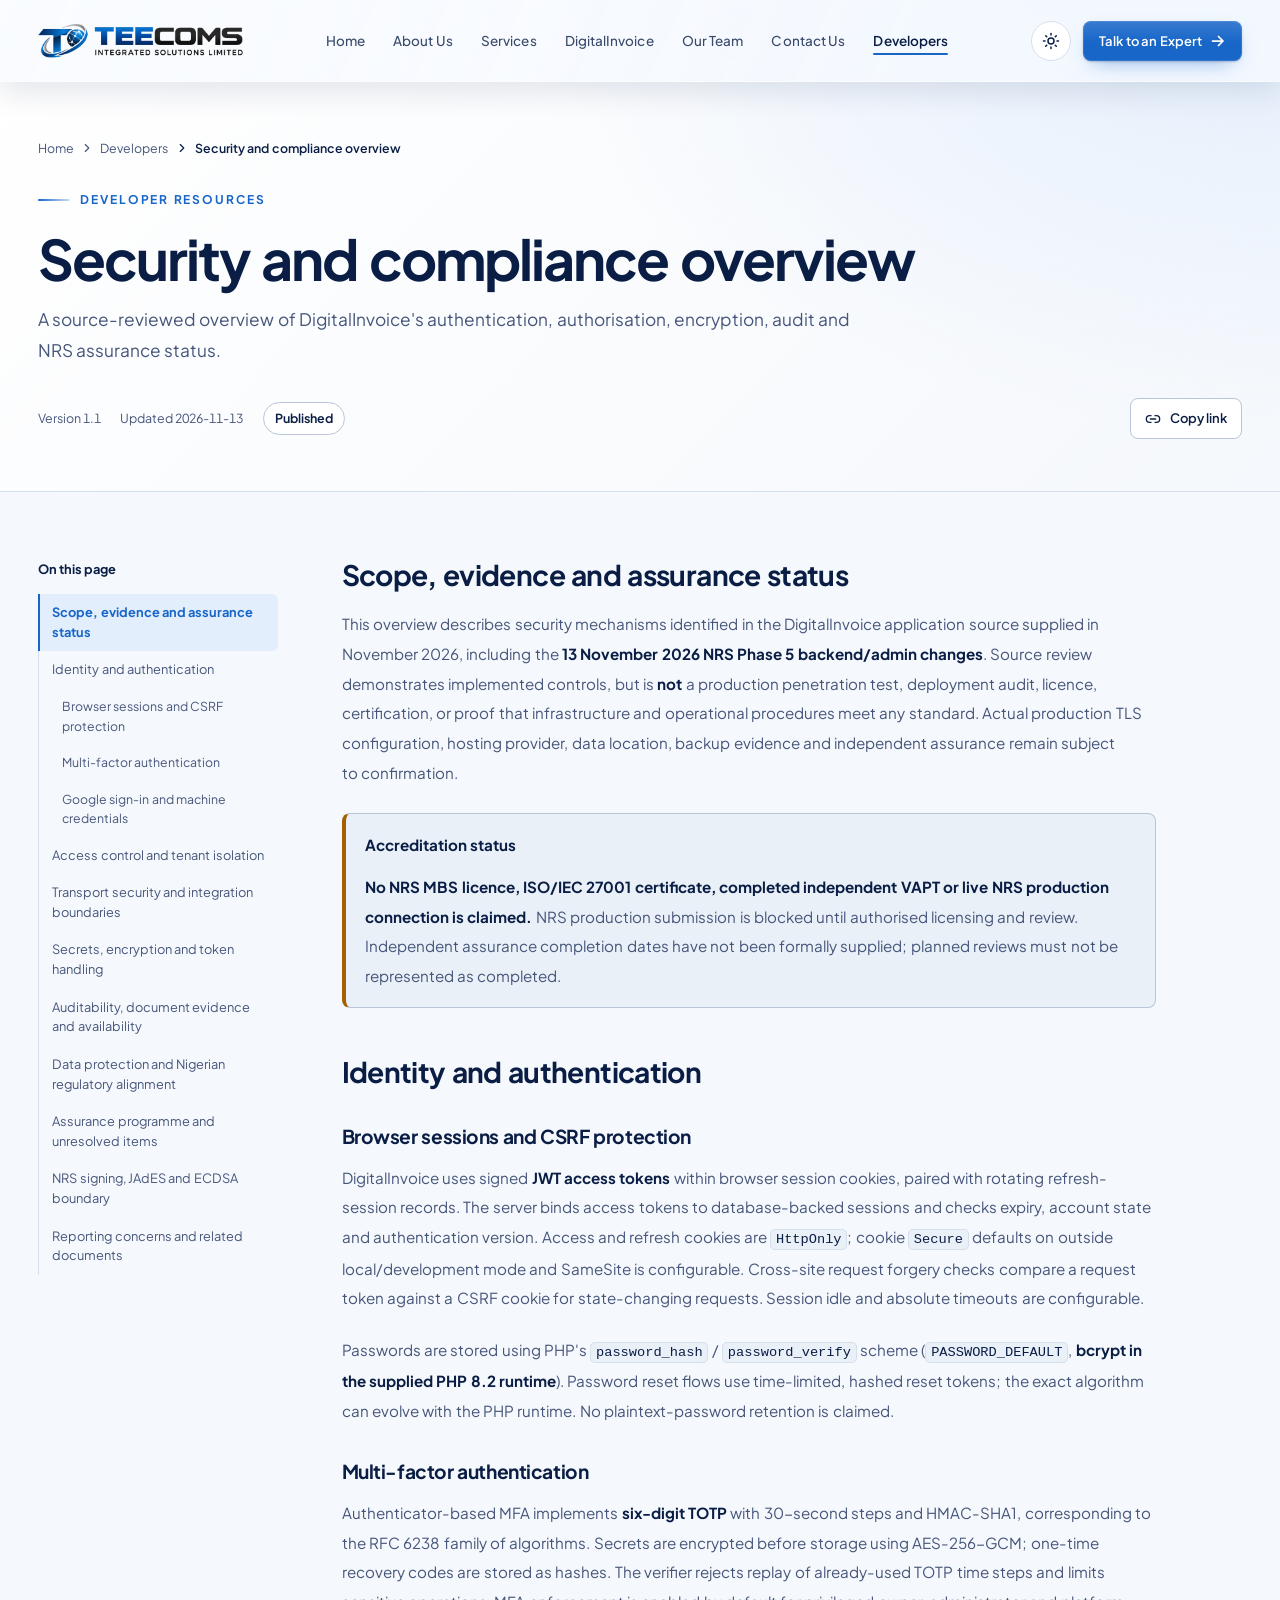
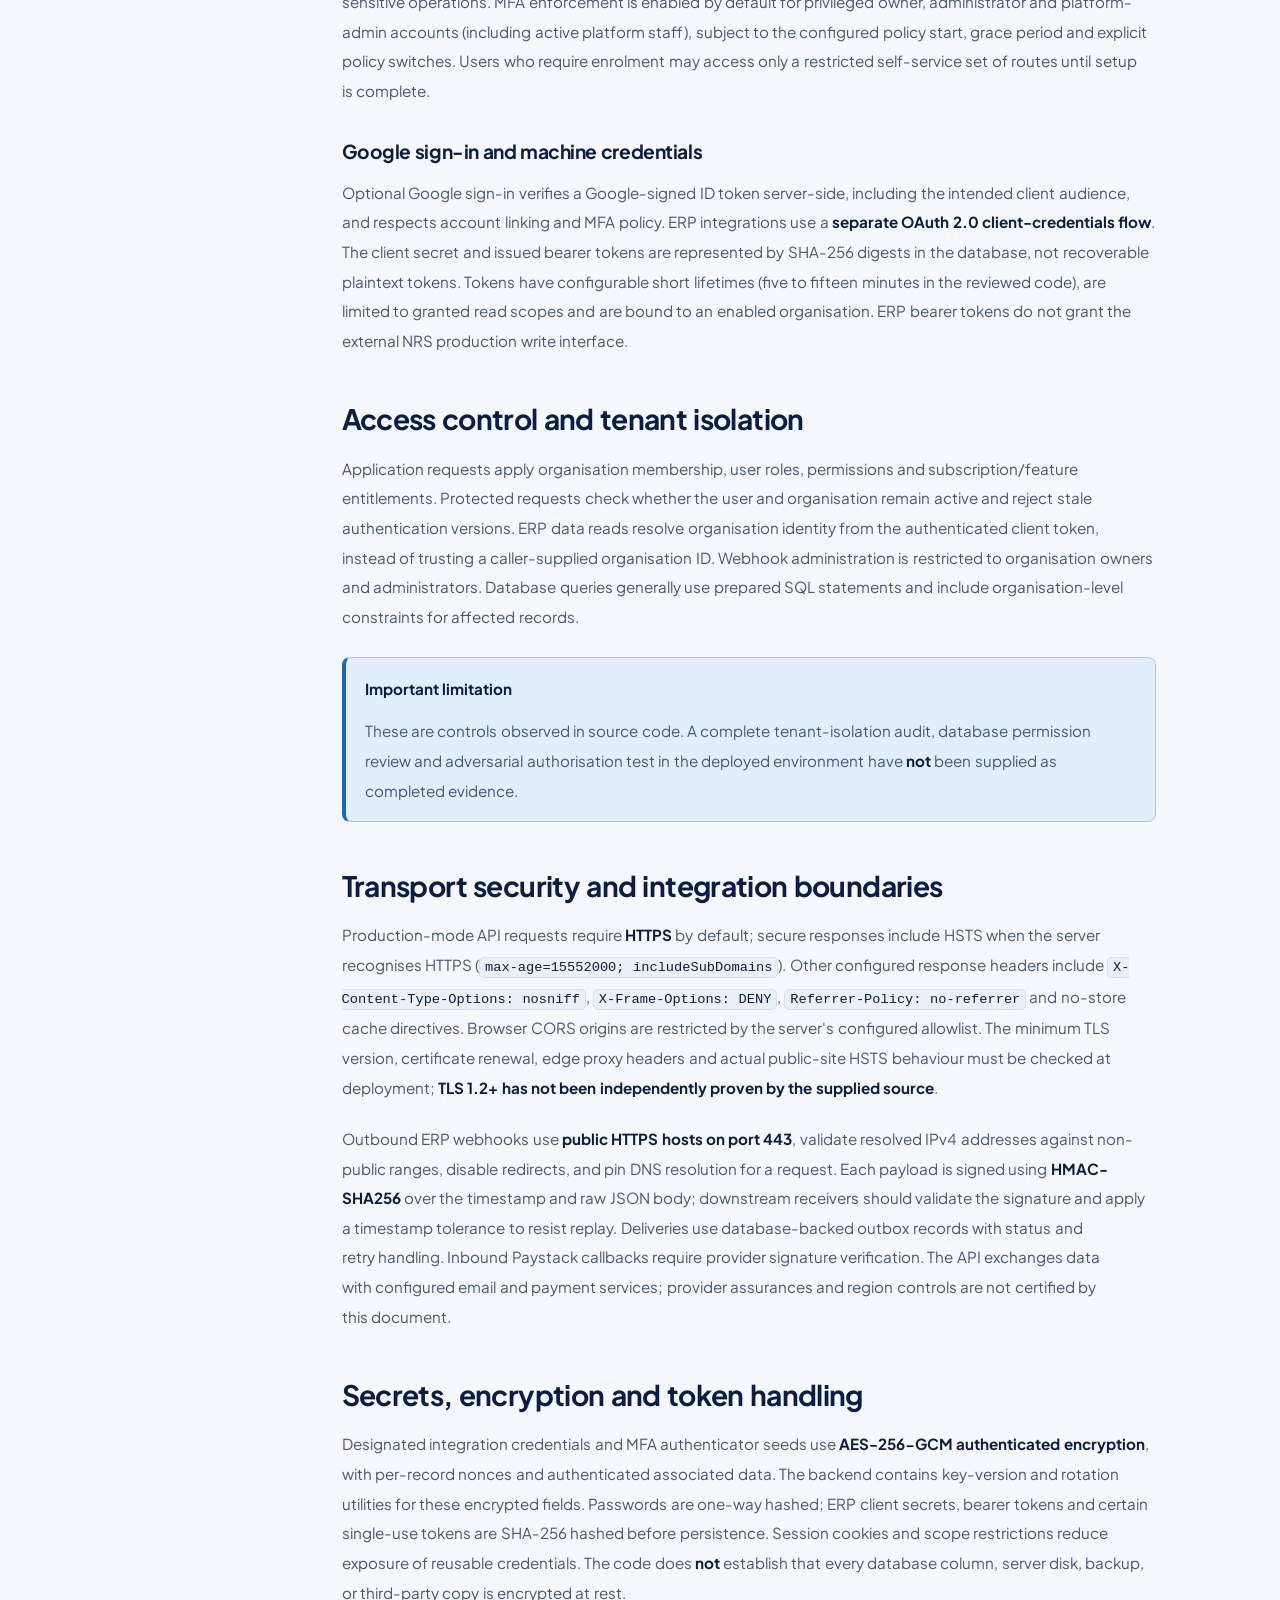
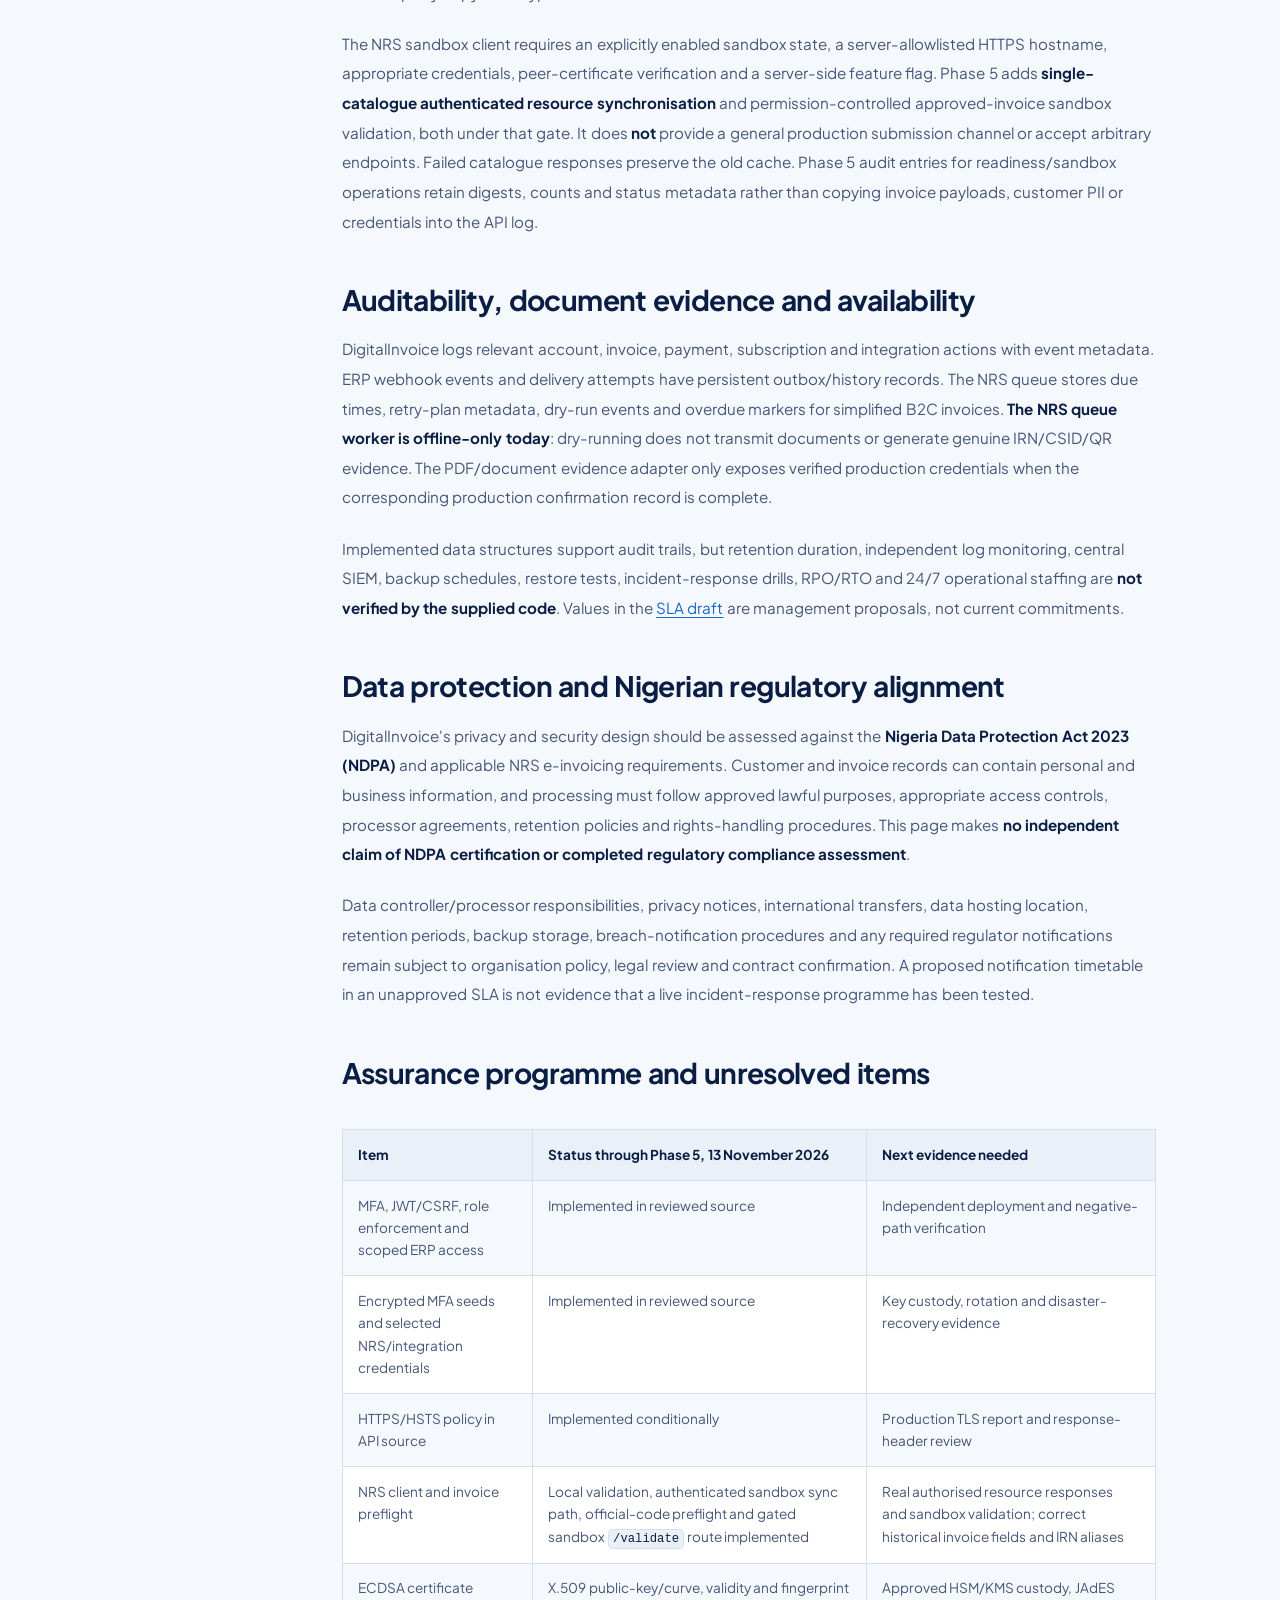
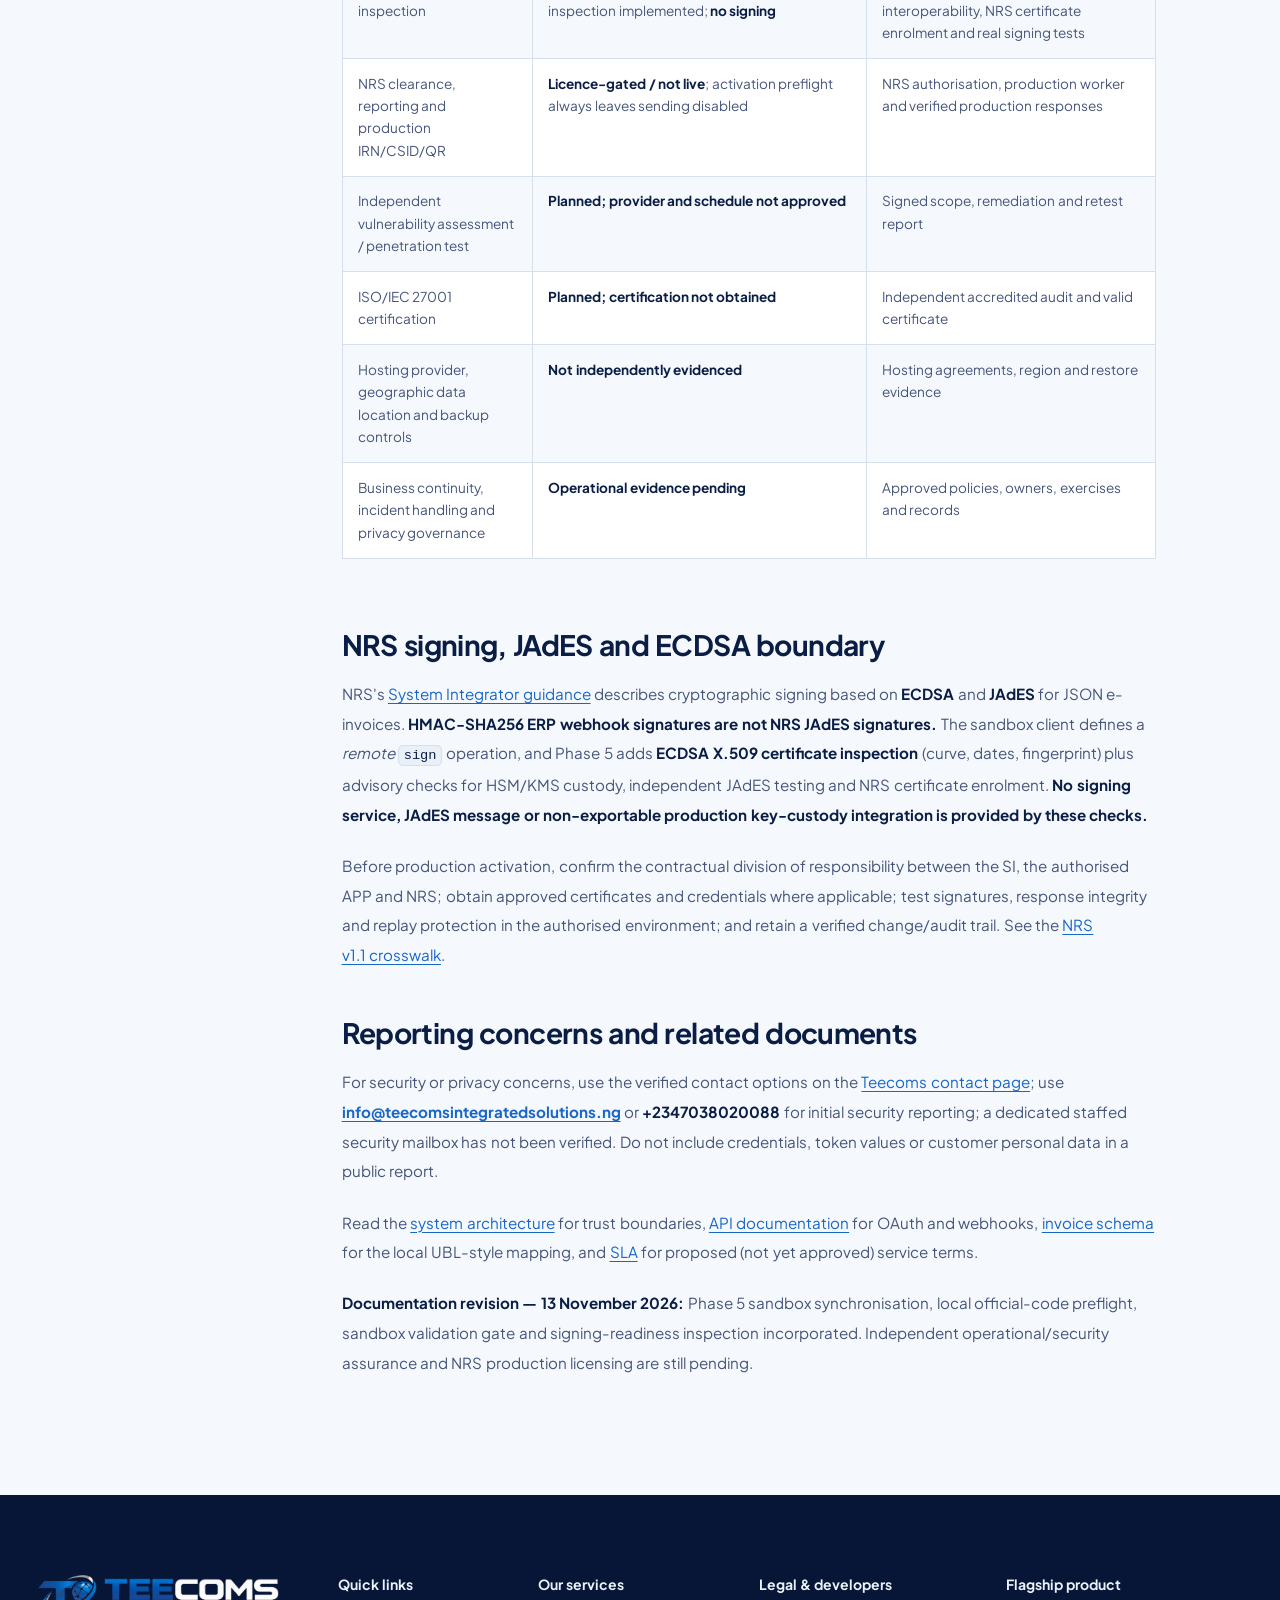
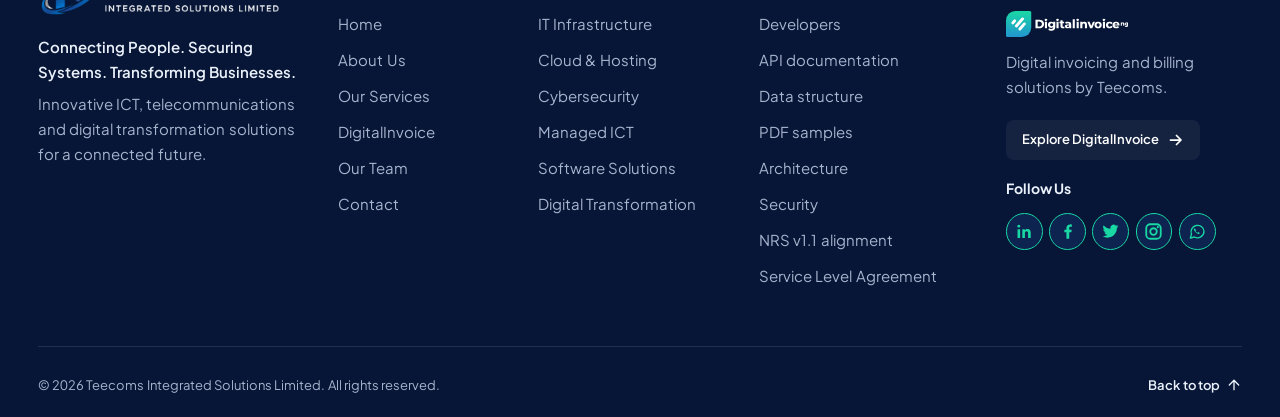
<file: developers/security/index.html>
<!DOCTYPE html><html lang="en-NG" class="jakarta_3c4cb340-module__wAA7DG__variable"><head><meta charSet="utf-8"/><meta name="viewport" content="width=device-width, initial-scale=1, viewport-fit=cover"/><link rel="preload" href="/_next/static/media/PlusJakartaSans_Variable-s.p.1xh6pintd6r8e.woff2" as="font" crossorigin="" type="font/woff2"/><link rel="preload" as="image" href="/images/brand/teecoms-logo-light.webp" fetchPriority="high"/><link rel="preload" as="image" href="/images/brand/teecoms-logo-dark.webp" fetchPriority="high"/><link rel="stylesheet" href="/_next/static/chunks/0kmedgmx6yxsl.css" data-precedence="next"/><link rel="stylesheet" href="/_next/static/chunks/2s8caz5is_69m.css" data-precedence="next"/><link rel="preload" as="script" fetchPriority="low" href="/_next/static/chunks/07nldpx3i6mc_.js"/><script src="/_next/static/chunks/2i51e627rllld.js" async=""></script><script src="/_next/static/chunks/3byuobrkyz9bj.js" async=""></script><script src="/_next/static/chunks/2g3ca-z4pfuox.js" async=""></script><script src="/_next/static/chunks/turbopack-3vj2sv30h24qt.js" async=""></script><script src="/_next/static/chunks/2d9-549fa9lsx.js" async="" crossorigin=""></script><script src="/_next/static/chunks/3ltkfh-jfb0w5.js" async="" crossorigin=""></script><meta name="theme-color" content="#f5f8fc" media="(prefers-color-scheme: light)"/><meta name="theme-color" content="#09131f" media="(prefers-color-scheme: dark)"/><title>Security and compliance overview | Teecoms Developers</title><meta name="description" content="A source-reviewed overview of DigitalInvoice&#x27;s authentication, authorisation, encryption, audit and NRS assurance status."/><meta name="application-name" content="Teecoms"/><meta name="robots" content="index, follow"/><link rel="canonical" href="https://teecomsintegratedsolutions.ng/developers/security/"/><meta property="og:title" content="Security and compliance overview"/><meta property="og:description" content="A source-reviewed overview of DigitalInvoice&#x27;s authentication, authorisation, encryption, audit and NRS assurance status."/><meta property="og:url" content="https://teecomsintegratedsolutions.ng/developers/security/"/><meta property="og:site_name" content="Teecoms Integrated Solutions Limited"/><meta property="og:type" content="article"/><meta name="twitter:card" content="summary"/><meta name="twitter:title" content="Security and compliance overview"/><meta name="twitter:description" content="A source-reviewed overview of DigitalInvoice&#x27;s authentication, authorisation, encryption, audit and NRS assurance status."/><link rel="icon" href="/favicon.ico?favicon.21jmh47o6ka37.ico" sizes="48x48" type="image/x-icon"/><link rel="icon" href="/icon.png?icon.27wehsmtjxnoq.png" sizes="512x512" type="image/png"/><link rel="icon" href="/icon.svg?icon.1j900kea6-_sk.svg" sizes="any" type="image/svg+xml"/><link rel="apple-touch-icon" href="/apple-icon.png?apple-icon.0lf8wu054ljsr.png" sizes="180x180" type="image/png"/><meta name="next-size-adjust" content=""/><script>(function(){try{var t=localStorage.getItem('teecoms-theme');if(t!=='light'&&t!=='dark'){t=matchMedia('(prefers-color-scheme: dark)').matches?'dark':'light'}var r=document.documentElement;r.dataset.theme=t;r.style.colorScheme=t}catch(e){}})()</script><script src="/_next/static/chunks/0cz1d0mv5g_q7.js" noModule=""></script></head><body><div hidden=""><!--$--><!--/$--></div><a class="Header-module__lnUIdW__skip" href="#main">Skip to content</a><header class="Header-module__lnUIdW__header" data-scrolled="true" data-document="true"><div class="container Header-module__lnUIdW__bar"><a href="/" class="Header-module__lnUIdW__brand" aria-label="Teecoms, home"><span class="" style="display:inline-flex"><img src="/images/brand/teecoms-logo-light.webp" alt="Teecoms Integrated Solutions Limited" class="on-light-only" width="205" height="34" decoding="async" loading="eager" fetchPriority="high" style="width:auto;height:34px"/><img src="/images/brand/teecoms-logo-dark.webp" alt="" aria-hidden="true" class="on-dark-only" width="205" height="34" decoding="async" loading="eager" fetchPriority="high" style="width:auto;height:34px"/></span></a><nav class="Header-module__lnUIdW__nav" aria-label="Main"><ul><li><a href="/#home" class="Header-module__lnUIdW__link" data-active="false">Home</a></li><li><a href="/#about" class="Header-module__lnUIdW__link" data-active="false">About Us</a></li><li><a href="/#services" class="Header-module__lnUIdW__link" data-active="false">Services</a></li><li><a href="/#digitalinvoice" class="Header-module__lnUIdW__link" data-active="false">DigitalInvoice</a></li><li><a href="/#team" class="Header-module__lnUIdW__link" data-active="false">Our Team</a></li><li><a href="/#contact" class="Header-module__lnUIdW__link" data-active="false">Contact Us</a></li><li><a href="/developers/" class="Header-module__lnUIdW__link" data-active="true" aria-current="page">Developers</a></li></ul></nav><div class="Header-module__lnUIdW__actions"><button type="button" class="ThemeToggle-module__BDCMra__toggle " data-tone="auto" aria-label="Switch to dark mode" aria-pressed="false"><span class="ThemeToggle-module__BDCMra__icon" data-active="true"><svg xmlns="http://www.w3.org/2000/svg" width="18" height="18" viewBox="0 0 24 24" fill="none" stroke="currentColor" stroke-width="2" stroke-linecap="round" stroke-linejoin="round" class="lucide lucide-sun" aria-hidden="true"><circle cx="12" cy="12" r="4"></circle><path d="M12 2v2"></path><path d="M12 20v2"></path><path d="m4.93 4.93 1.41 1.41"></path><path d="m17.66 17.66 1.41 1.41"></path><path d="M2 12h2"></path><path d="M20 12h2"></path><path d="m6.34 17.66-1.41 1.41"></path><path d="m19.07 4.93-1.41 1.41"></path></svg></span><span class="ThemeToggle-module__BDCMra__icon" data-active="false"><svg xmlns="http://www.w3.org/2000/svg" width="18" height="18" viewBox="0 0 24 24" fill="none" stroke="currentColor" stroke-width="2" stroke-linecap="round" stroke-linejoin="round" class="lucide lucide-moon" aria-hidden="true"><path d="M20.985 12.486a9 9 0 1 1-9.473-9.472c.405-.022.617.46.402.803a6 6 0 0 0 8.268 8.268c.344-.215.825-.004.803.401"></path></svg></span></button><a href="/#contact" class="Button-module__8RiFmG__button Header-module__lnUIdW__cta" data-variant="primary" data-size="sm" data-shine="hover"><span class="Button-module__8RiFmG__label">Talk to an Expert</span><span class="Button-module__8RiFmG__arrow"><svg viewBox="0 0 16 16" aria-hidden="true" focusable="false"><path d="M2.5 8h10M8.5 3.5 13 8l-4.5 4.5"></path></svg><svg viewBox="0 0 16 16" aria-hidden="true" focusable="false"><path d="M2.5 8h10M8.5 3.5 13 8l-4.5 4.5"></path></svg></span></a><button type="button" class="Header-module__lnUIdW__menuButton" aria-expanded="false" aria-controls="mobile-menu"><svg xmlns="http://www.w3.org/2000/svg" width="22" height="22" viewBox="0 0 24 24" fill="none" stroke="currentColor" stroke-width="2" stroke-linecap="round" stroke-linejoin="round" class="lucide lucide-menu" aria-hidden="true"><path d="M4 5h16"></path><path d="M4 12h16"></path><path d="M4 19h16"></path></svg><span class="sr-only">Open menu</span></button></div></div></header><div id="mobile-menu" class="Header-module__lnUIdW__sheet" data-open="false" role="dialog" aria-modal="true" aria-label="Menu" inert=""><div class="Header-module__lnUIdW__sheetTop"><span class="" style="display:inline-flex"><img src="/images/brand/teecoms-logo-light.webp" alt="Teecoms Integrated Solutions Limited" class="on-light-only" width="193" height="32" decoding="async" loading="lazy" style="width:auto;height:32px"/><img src="/images/brand/teecoms-logo-dark.webp" alt="" aria-hidden="true" class="on-dark-only" width="193" height="32" decoding="async" loading="lazy" style="width:auto;height:32px"/></span><button type="button" class="Header-module__lnUIdW__menuButton"><svg xmlns="http://www.w3.org/2000/svg" width="22" height="22" viewBox="0 0 24 24" fill="none" stroke="currentColor" stroke-width="2" stroke-linecap="round" stroke-linejoin="round" class="lucide lucide-x" aria-hidden="true"><path d="M18 6 6 18"></path><path d="m6 6 12 12"></path></svg><span class="sr-only">Close menu</span></button></div><ul class="Header-module__lnUIdW__sheetLinks"><li style="--i:0"><a href="/#home" data-active="false">Home</a></li><li style="--i:1"><a href="/#about" data-active="false">About Us</a></li><li style="--i:2"><a href="/#services" data-active="false">Services</a></li><li style="--i:3"><a href="/#digitalinvoice" data-active="false">DigitalInvoice</a></li><li style="--i:4"><a href="/#team" data-active="false">Our Team</a></li><li style="--i:5"><a href="/#contact" data-active="false">Contact Us</a></li><li style="--i:6"><a href="/developers/" data-active="true" aria-current="page">Developers</a></li></ul><div class="Header-module__lnUIdW__sheetFoot"><a href="/#contact" class="Button-module__8RiFmG__button " data-variant="primary" data-size="md" data-shine="hover"><span class="Button-module__8RiFmG__label">Talk to an Expert</span><span class="Button-module__8RiFmG__arrow"><svg viewBox="0 0 16 16" aria-hidden="true" focusable="false"><path d="M2.5 8h10M8.5 3.5 13 8l-4.5 4.5"></path></svg><svg viewBox="0 0 16 16" aria-hidden="true" focusable="false"><path d="M2.5 8h10M8.5 3.5 13 8l-4.5 4.5"></path></svg></span></a><button type="button" class="ThemeToggle-module__BDCMra__toggle " data-tone="auto" aria-label="Switch to dark mode" aria-pressed="false"><span class="ThemeToggle-module__BDCMra__icon" data-active="true"><svg xmlns="http://www.w3.org/2000/svg" width="18" height="18" viewBox="0 0 24 24" fill="none" stroke="currentColor" stroke-width="2" stroke-linecap="round" stroke-linejoin="round" class="lucide lucide-sun" aria-hidden="true"><circle cx="12" cy="12" r="4"></circle><path d="M12 2v2"></path><path d="M12 20v2"></path><path d="m4.93 4.93 1.41 1.41"></path><path d="m17.66 17.66 1.41 1.41"></path><path d="M2 12h2"></path><path d="M20 12h2"></path><path d="m6.34 17.66-1.41 1.41"></path><path d="m19.07 4.93-1.41 1.41"></path></svg></span><span class="ThemeToggle-module__BDCMra__icon" data-active="false"><svg xmlns="http://www.w3.org/2000/svg" width="18" height="18" viewBox="0 0 24 24" fill="none" stroke="currentColor" stroke-width="2" stroke-linecap="round" stroke-linejoin="round" class="lucide lucide-moon" aria-hidden="true"><path d="M20.985 12.486a9 9 0 1 1-9.473-9.472c.405-.022.617.46.402.803a6 6 0 0 0 8.268 8.268c.344-.215.825-.004.803.401"></path></svg></span></button></div></div><main id="main" class="DocsLayout-module__pYLoOa__page"><div class="DocsHeader-module__2F8vLq__band"><div class="container DocsHeader-module__2F8vLq__inner"><nav class="DocsHeader-module__2F8vLq__breadcrumbs" aria-label="Breadcrumb"><ol><li><a href="/">Home</a></li><li><svg xmlns="http://www.w3.org/2000/svg" width="14" height="14" viewBox="0 0 24 24" fill="none" stroke="currentColor" stroke-width="2" stroke-linecap="round" stroke-linejoin="round" class="lucide lucide-chevron-right" aria-hidden="true"><path d="m9 18 6-6-6-6"></path></svg><a href="/developers/">Developers</a></li><li aria-current="page"><svg xmlns="http://www.w3.org/2000/svg" width="14" height="14" viewBox="0 0 24 24" fill="none" stroke="currentColor" stroke-width="2" stroke-linecap="round" stroke-linejoin="round" class="lucide lucide-chevron-right" aria-hidden="true"><path d="m9 18 6-6-6-6"></path></svg><span>Security and compliance overview</span></li></ol></nav><p class="Eyebrow-module__xQzhpG__eyebrow " data-tone="brand">Developer resources</p><h1 class="DocsHeader-module__2F8vLq__title">Security and compliance overview</h1><p class="DocsHeader-module__2F8vLq__description">A source-reviewed overview of DigitalInvoice&#x27;s authentication, authorisation, encryption, audit and NRS assurance status.</p><div class="DocsHeader-module__2F8vLq__bottom"><div class="DocsHeader-module__2F8vLq__meta" aria-label="Document information"><span>Version <!-- -->1.1</span><span>Updated <!-- -->2026-11-13</span><span class="DocsHeader-module__2F8vLq__status" data-status="published">published</span></div><div class="DocsHeader-module__2F8vLq__actions"><button type="button" class="DocsCopyLink-module__2d2yiG__button" aria-label="Copy this document&#x27;s link"><svg xmlns="http://www.w3.org/2000/svg" width="16" height="16" viewBox="0 0 24 24" fill="none" stroke="currentColor" stroke-width="2" stroke-linecap="round" stroke-linejoin="round" class="lucide lucide-link-2" aria-hidden="true"><path d="M9 17H7A5 5 0 0 1 7 7h2"></path><path d="M15 7h2a5 5 0 1 1 0 10h-2"></path><line x1="8" x2="16" y1="12" y2="12"></line></svg>Copy link</button></div></div></div></div><div class="container DocsLayout-module__pYLoOa__content"><aside class="DocsLayout-module__pYLoOa__sidebar"><nav class="DocsToc-module__SyX_Wa__nav" aria-label="On this page"><button type="button" class="DocsToc-module__SyX_Wa__mobileTrigger" aria-expanded="false" aria-controls="docs-toc-list"><svg xmlns="http://www.w3.org/2000/svg" width="17" height="17" viewBox="0 0 24 24" fill="none" stroke="currentColor" stroke-width="2" stroke-linecap="round" stroke-linejoin="round" class="lucide lucide-list" aria-hidden="true"><path d="M3 5h.01"></path><path d="M3 12h.01"></path><path d="M3 19h.01"></path><path d="M8 5h13"></path><path d="M8 12h13"></path><path d="M8 19h13"></path></svg><span>On this page</span><svg xmlns="http://www.w3.org/2000/svg" width="17" height="17" viewBox="0 0 24 24" fill="none" stroke="currentColor" stroke-width="2" stroke-linecap="round" stroke-linejoin="round" class="lucide lucide-chevron-down" aria-hidden="true" data-expanded="false"><path d="m6 9 6 6 6-6"></path></svg></button><div class="DocsToc-module__SyX_Wa__body" data-expanded="false" id="docs-toc-list"><p class="DocsToc-module__SyX_Wa__heading">On this page</p><ol class="DocsToc-module__SyX_Wa__list"><li data-depth="2"><a href="#scope-evidence-and-assurance-status" aria-current="location">Scope, evidence and assurance status</a></li><li data-depth="2"><a href="#identity-and-authentication">Identity and authentication</a></li><li data-depth="3"><a href="#browser-sessions-and-csrf-protection">Browser sessions and CSRF protection</a></li><li data-depth="3"><a href="#multi-factor-authentication">Multi-factor authentication</a></li><li data-depth="3"><a href="#google-sign-in-and-machine-credentials">Google sign-in and machine credentials</a></li><li data-depth="2"><a href="#access-control-and-tenant-isolation">Access control and tenant isolation</a></li><li data-depth="2"><a href="#transport-security-and-integration-boundaries">Transport security and integration boundaries</a></li><li data-depth="2"><a href="#secrets-encryption-and-token-handling">Secrets, encryption and token handling</a></li><li data-depth="2"><a href="#auditability-document-evidence-and-availability">Auditability, document evidence and availability</a></li><li data-depth="2"><a href="#data-protection-and-nigerian-regulatory-alignment">Data protection and Nigerian regulatory alignment</a></li><li data-depth="2"><a href="#assurance-programme-and-unresolved-items">Assurance programme and unresolved items</a></li><li data-depth="2"><a href="#nrs-signing-jades-and-ecdsa-boundary">NRS signing, JAdES and ECDSA boundary</a></li><li data-depth="2"><a href="#reporting-concerns-and-related-documents">Reporting concerns and related documents</a></li></ol></div></nav></aside><div class="DocsLayout-module__pYLoOa__right"><article class="DocsLayout-module__pYLoOa__article" aria-label="Security and compliance overview"><h2 id="scope-evidence-and-assurance-status">Scope, evidence and assurance status</h2><p>This overview describes security mechanisms identified in the DigitalInvoice application source supplied in November 2026, including the <strong>13 November 2026 NRS Phase 5 backend/admin changes</strong>. Source review demonstrates implemented controls, but is <strong>not</strong> a production penetration test, deployment audit, licence, certification, or proof that infrastructure and operational procedures meet any standard. Actual production TLS configuration, hosting provider, data location, backup evidence and independent assurance remain subject to confirmation.</p>
<aside class="docs-callout" data-tone="warning" aria-label="Accreditation status"><strong class="docs-callout-title">Accreditation status</strong><div><p><strong>No NRS MBS licence, ISO/IEC 27001 certificate, completed independent VAPT or live NRS production connection is claimed.</strong> NRS production submission is blocked until authorised licensing and review. Independent assurance completion dates have not been formally supplied; planned reviews must not be represented as completed.</p>
</div></aside><h2 id="identity-and-authentication">Identity and authentication</h2><h3 id="browser-sessions-and-csrf-protection">Browser sessions and CSRF protection</h3><p>DigitalInvoice uses signed <strong>JWT access tokens</strong> within browser session cookies, paired with rotating refresh-session records. The server binds access tokens to database-backed sessions and checks expiry, account state and authentication version. Access and refresh cookies are <code>HttpOnly</code>; cookie <code>Secure</code> defaults on outside local/development mode and SameSite is configurable. Cross-site request forgery checks compare a request token against a CSRF cookie for state-changing requests. Session idle and absolute timeouts are configurable.</p>
<p>Passwords are stored using PHP&#39;s <code>password_hash</code> / <code>password_verify</code> scheme (<code>PASSWORD_DEFAULT</code>, <strong>bcrypt in the supplied PHP 8.2 runtime</strong>). Password reset flows use time-limited, hashed reset tokens; the exact algorithm can evolve with the PHP runtime. No plaintext-password retention is claimed.</p>
<h3 id="multi-factor-authentication">Multi-factor authentication</h3><p>Authenticator-based MFA implements <strong>six-digit TOTP</strong> with 30-second steps and HMAC-SHA1, corresponding to the RFC 6238 family of algorithms. Secrets are encrypted before storage using AES-256-GCM; one-time recovery codes are stored as hashes. The verifier rejects replay of already-used TOTP time steps and limits sensitive operations. MFA enforcement is enabled by default for privileged owner, administrator and platform-admin accounts (including active platform staff), subject to the configured policy start, grace period and explicit policy switches. Users who require enrolment may access only a restricted self-service set of routes until setup is complete.</p>
<h3 id="google-sign-in-and-machine-credentials">Google sign-in and machine credentials</h3><p>Optional Google sign-in verifies a Google-signed ID token server-side, including the intended client audience, and respects account linking and MFA policy. ERP integrations use a <strong>separate OAuth 2.0 client-credentials flow</strong>. The client secret and issued bearer tokens are represented by SHA-256 digests in the database, not recoverable plaintext tokens. Tokens have configurable short lifetimes (five to fifteen minutes in the reviewed code), are limited to granted read scopes and are bound to an enabled organisation. ERP bearer tokens do not grant the external NRS production write interface.</p>
<h2 id="access-control-and-tenant-isolation">Access control and tenant isolation</h2><p>Application requests apply organisation membership, user roles, permissions and subscription/feature entitlements. Protected requests check whether the user and organisation remain active and reject stale authentication versions. ERP data reads resolve organisation identity from the authenticated client token, instead of trusting a caller-supplied organisation ID. Webhook administration is restricted to organisation owners and administrators. Database queries generally use prepared SQL statements and include organisation-level constraints for affected records.</p>
<aside class="docs-callout" data-tone="info" aria-label="Important limitation"><strong class="docs-callout-title">Important limitation</strong><div><p>These are controls observed in source code. A complete tenant-isolation audit, database permission review and adversarial authorisation test in the deployed environment have <strong>not</strong> been supplied as completed evidence.</p>
</div></aside><h2 id="transport-security-and-integration-boundaries">Transport security and integration boundaries</h2><p>Production-mode API requests require <strong>HTTPS</strong> by default; secure responses include HSTS when the server recognises HTTPS (<code>max-age=15552000; includeSubDomains</code>). Other configured response headers include <code>X-Content-Type-Options: nosniff</code>, <code>X-Frame-Options: DENY</code>, <code>Referrer-Policy: no-referrer</code> and no-store cache directives. Browser CORS origins are restricted by the server&#39;s configured allowlist. The minimum TLS version, certificate renewal, edge proxy headers and actual public-site HSTS behaviour must be checked at deployment; <strong>TLS 1.2+ has not been independently proven by the supplied source</strong>.</p>
<p>Outbound ERP webhooks use <strong>public HTTPS hosts on port 443</strong>, validate resolved IPv4 addresses against non-public ranges, disable redirects, and pin DNS resolution for a request. Each payload is signed using <strong>HMAC-SHA256</strong> over the timestamp and raw JSON body; downstream receivers should validate the signature and apply a timestamp tolerance to resist replay. Deliveries use database-backed outbox records with status and retry handling. Inbound Paystack callbacks require provider signature verification. The API exchanges data with configured email and payment services; provider assurances and region controls are not certified by this document.</p>
<h2 id="secrets-encryption-and-token-handling">Secrets, encryption and token handling</h2><p>Designated integration credentials and MFA authenticator seeds use <strong>AES-256-GCM authenticated encryption</strong>, with per-record nonces and authenticated associated data. The backend contains key-version and rotation utilities for these encrypted fields. Passwords are one-way hashed; ERP client secrets, bearer tokens and certain single-use tokens are SHA-256 hashed before persistence. Session cookies and scope restrictions reduce exposure of reusable credentials. The code does <strong>not</strong> establish that every database column, server disk, backup, or third-party copy is encrypted at rest.</p>
<p>The NRS sandbox client requires an explicitly enabled sandbox state, a server-allowlisted HTTPS hostname, appropriate credentials, peer-certificate verification and a server-side feature flag. Phase 5 adds <strong>single-catalogue authenticated resource synchronisation</strong> and permission-controlled approved-invoice sandbox validation, both under that gate. It does <strong>not</strong> provide a general production submission channel or accept arbitrary endpoints. Failed catalogue responses preserve the old cache. Phase 5 audit entries for readiness/sandbox operations retain digests, counts and status metadata rather than copying invoice payloads, customer PII or credentials into the API log.</p>
<h2 id="auditability-document-evidence-and-availability">Auditability, document evidence and availability</h2><p>DigitalInvoice logs relevant account, invoice, payment, subscription and integration actions with event metadata. ERP webhook events and delivery attempts have persistent outbox/history records. The NRS queue stores due times, retry-plan metadata, dry-run events and overdue markers for simplified B2C invoices. <strong>The NRS queue worker is offline-only today</strong>: dry-running does not transmit documents or generate genuine IRN/CSID/QR evidence. The PDF/document evidence adapter only exposes verified production credentials when the corresponding production confirmation record is complete.</p>
<p>Implemented data structures support audit trails, but retention duration, independent log monitoring, central SIEM, backup schedules, restore tests, incident-response drills, RPO/RTO and 24/7 operational staffing are <strong>not verified by the supplied code</strong>. Values in the <a href="/sla/">SLA draft</a> are management proposals, not current commitments.</p>
<h2 id="data-protection-and-nigerian-regulatory-alignment">Data protection and Nigerian regulatory alignment</h2><p>DigitalInvoice&#39;s privacy and security design should be assessed against the <strong>Nigeria Data Protection Act 2023 (NDPA)</strong> and applicable NRS e-invoicing requirements. Customer and invoice records can contain personal and business information, and processing must follow approved lawful purposes, appropriate access controls, processor agreements, retention policies and rights-handling procedures. This page makes <strong>no independent claim of NDPA certification or completed regulatory compliance assessment</strong>.</p>
<p>Data controller/processor responsibilities, privacy notices, international transfers, data hosting location, retention periods, backup storage, breach-notification procedures and any required regulator notifications remain subject to organisation policy, legal review and contract confirmation. A proposed notification timetable in an unapproved SLA is not evidence that a live incident-response programme has been tested.</p>
<h2 id="assurance-programme-and-unresolved-items">Assurance programme and unresolved items</h2><div class="docs-table-scroll" role="region" tabindex="0" aria-label="Scrollable data table"><table><thead><tr><th>Item</th><th>Status through Phase 5, 13 November 2026</th><th>Next evidence needed</th></tr></thead><tbody><tr><td>MFA, JWT/CSRF, role enforcement and scoped ERP access</td><td>Implemented in reviewed source</td><td>Independent deployment and negative-path verification</td></tr><tr><td>Encrypted MFA seeds and selected NRS/integration credentials</td><td>Implemented in reviewed source</td><td>Key custody, rotation and disaster-recovery evidence</td></tr><tr><td>HTTPS/HSTS policy in API source</td><td>Implemented conditionally</td><td>Production TLS report and response-header review</td></tr><tr><td>NRS client and invoice preflight</td><td>Local validation, authenticated sandbox sync path, official-code preflight and gated sandbox <code>/validate</code> route implemented</td><td>Real authorised resource responses and sandbox validation; correct historical invoice fields and IRN aliases</td></tr><tr><td>ECDSA certificate inspection</td><td>X.509 public-key/curve, validity and fingerprint inspection implemented; <strong>no signing</strong></td><td>Approved HSM/KMS custody, JAdES interoperability, NRS certificate enrolment and real signing tests</td></tr><tr><td>NRS clearance, reporting and production IRN/CSID/QR</td><td><strong>Licence-gated / not live</strong>; activation preflight always leaves sending disabled</td><td>NRS authorisation, production worker and verified production responses</td></tr><tr><td>Independent vulnerability assessment / penetration test</td><td><strong>Planned; provider and schedule not approved</strong></td><td>Signed scope, remediation and retest report</td></tr><tr><td>ISO/IEC 27001 certification</td><td><strong>Planned; certification not obtained</strong></td><td>Independent accredited audit and valid certificate</td></tr><tr><td>Hosting provider, geographic data location and backup controls</td><td><strong>Not independently evidenced</strong></td><td>Hosting agreements, region and restore evidence</td></tr><tr><td>Business continuity, incident handling and privacy governance</td><td><strong>Operational evidence pending</strong></td><td>Approved policies, owners, exercises and records</td></tr></tbody></table></div><h2 id="nrs-signing-jades-and-ecdsa-boundary">NRS signing, JAdES and ECDSA boundary</h2><p>NRS&#39;s <a href="https://einvoice.nrs.gov.ng/serivce-providers/system-integrators">System Integrator guidance</a> describes cryptographic signing based on <strong>ECDSA</strong> and <strong>JAdES</strong> for JSON e-invoices. <strong>HMAC-SHA256 ERP webhook signatures are not NRS JAdES signatures.</strong> The sandbox client defines a <em>remote</em> <code>sign</code> operation, and Phase 5 adds <strong>ECDSA X.509 certificate inspection</strong> (curve, dates, fingerprint) plus advisory checks for HSM/KMS custody, independent JAdES testing and NRS certificate enrolment. <strong>No signing service, JAdES message or non-exportable production key-custody integration is provided by these checks.</strong></p>
<p>Before production activation, confirm the contractual division of responsibility between the SI, the authorised APP and NRS; obtain approved certificates and credentials where applicable; test signatures, response integrity and replay protection in the authorised environment; and retain a verified change/audit trail. See the <a href="/developers/nrs-alignment/">NRS v1.1 crosswalk</a>.</p>
<h2 id="reporting-concerns-and-related-documents">Reporting concerns and related documents</h2><p>For security or privacy concerns, use the verified contact options on the <a href="/#contact">Teecoms contact page</a>; use <strong><a href="mailto:info@teecomsintegratedsolutions.ng">info@teecomsintegratedsolutions.ng</a></strong> or <strong>+2347038020088</strong> for initial security reporting; a dedicated staffed security mailbox has not been verified. Do not include credentials, token values or customer personal data in a public report.</p>
<p>Read the <a href="/developers/architecture/">system architecture</a> for trust boundaries, <a href="/developers/api/">API documentation</a> for OAuth and webhooks, <a href="/developers/data-structure/">invoice schema</a> for the local UBL-style mapping, and <a href="/sla/">SLA</a> for proposed (not yet approved) service terms.</p>
<p><strong>Documentation revision — 13 November 2026:</strong> Phase 5 sandbox synchronisation, local official-code preflight, sandbox validation gate and signing-readiness inspection incorporated. Independent operational/security assurance and NRS production licensing are still pending.</p>
</article></div></div></main><footer id="footer" class="Footer-module__3hUVsW__footer"><div class="container"><div class="Footer-module__3hUVsW__top"><div class="Footer-module__3hUVsW__brand"><a class="Footer-module__3hUVsW__brandLink" href="/" aria-label="Teecoms — home"><img src="/images/brand/teecoms-logo-dark.webp" alt="Teecoms Integrated Solutions Limited" class="" width="242" height="40" decoding="async" loading="lazy" style="width:auto;height:40px"/></a><p class="Footer-module__3hUVsW__tagline">Connecting People. Securing Systems. Transforming Businesses.</p><p class="Footer-module__3hUVsW__description">Innovative ICT, telecommunications and digital transformation solutions for a connected future.</p></div><nav class="Footer-module__3hUVsW__column" aria-label="Footer quick links"><h2 class="Footer-module__3hUVsW__heading">Quick links</h2><ul class="Footer-module__3hUVsW__links"><li><a href="/#home">Home</a></li><li><a href="/#about">About Us</a></li><li><a href="/#services">Our Services</a></li><li><a href="/#digitalinvoice">DigitalInvoice</a></li><li><a href="/#team">Our Team</a></li><li><a href="/#contact">Contact</a></li></ul></nav><nav class="Footer-module__3hUVsW__column" aria-label="Footer services"><h2 class="Footer-module__3hUVsW__heading">Our services</h2><ul class="Footer-module__3hUVsW__links"><li><a href="/#services">IT Infrastructure</a></li><li><a href="/#services">Cloud &amp; Hosting</a></li><li><a href="/#services">Cybersecurity</a></li><li><a href="/#services">Managed ICT</a></li><li><a href="/#services">Software Solutions</a></li><li><a href="/#services">Digital Transformation</a></li></ul></nav><nav class="Footer-module__3hUVsW__column" aria-label="Legal and developers"><h2 class="Footer-module__3hUVsW__heading">Legal &amp; developers</h2><ul class="Footer-module__3hUVsW__links"><li><a href="/developers/">Developers</a></li><li><a href="/developers/api/">API documentation</a></li><li><a href="/developers/data-structure/">Data structure</a></li><li><a href="/developers/samples/">PDF samples</a></li><li><a href="/developers/architecture/">Architecture</a></li><li><a href="/developers/security/">Security</a></li><li><a href="/developers/nrs-alignment/">NRS v1.1 alignment</a></li><li><a href="/sla/">Service Level Agreement</a></li></ul></nav><div class="Footer-module__3hUVsW__product"><h2 class="Footer-module__3hUVsW__heading">Flagship product</h2><a href="https://app.teecomsintegratedsolutions.ng/" class="Footer-module__3hUVsW__productLogoLink" aria-label="Explore DigitalInvoice"><img src="/images/digitalinvoice/digitalinvoice-logo-compact-dark.svg" alt="DigitalInvoice by Teecoms" class="" width="122" height="26" decoding="async" loading="lazy" style="width:auto;height:26px"/></a><p class="Footer-module__3hUVsW__productDescription">Digital invoicing and billing solutions by Teecoms.</p><a href="https://app.teecomsintegratedsolutions.ng/" class="Button-module__8RiFmG__button Footer-module__3hUVsW__productButton" data-variant="glass" data-size="sm" data-shine="hover" target="_blank" rel="noopener noreferrer"><span class="Button-module__8RiFmG__label">Explore DigitalInvoice</span><span class="Button-module__8RiFmG__arrow"><svg viewBox="0 0 16 16" aria-hidden="true" focusable="false"><path d="M2.5 8h10M8.5 3.5 13 8l-4.5 4.5"></path></svg><svg viewBox="0 0 16 16" aria-hidden="true" focusable="false"><path d="M2.5 8h10M8.5 3.5 13 8l-4.5 4.5"></path></svg></span></a><div class="DigitalInvoiceSocialLinks-module__OxQ__q__social" data-tone="on-dark" data-compact="true" aria-label="DigitalInvoice social media"><p class="DigitalInvoiceSocialLinks-module__OxQ__q__heading">Follow Us</p><ul class="DigitalInvoiceSocialLinks-module__OxQ__q__list"><li><a class="DigitalInvoiceSocialLinks-module__OxQ__q__icon" href="https://app.teecomsintegratedsolutions.ng/request-demo" target="_blank" rel="noopener noreferrer" aria-label="DigitalInvoice on LinkedIn (opens in a new tab)" title="DigitalInvoice on LinkedIn"><svg width="19" height="19" viewBox="0 0 24 24" fill="currentColor" aria-hidden="true" focusable="false"><circle cx="4.8" cy="5.25" r="1.8"></circle><path d="M3.2 9h3.3v11.1H3.2V9Zm6.05 0h3.15v1.5c.64-1.07 1.78-1.76 3.37-1.76 3.33 0 4.06 2.19 4.06 4.93v6.43h-3.3v-5.75c0-1.38-.08-2.64-1.91-2.64-1.79 0-2.08 1.32-2.08 2.55v5.84H9.25V9Z"></path></svg></a></li><li><a class="DigitalInvoiceSocialLinks-module__OxQ__q__icon" href="https://app.teecomsintegratedsolutions.ng/request-demo" target="_blank" rel="noopener noreferrer" aria-label="DigitalInvoice on Facebook (opens in a new tab)" title="DigitalInvoice on Facebook"><svg width="19" height="19" viewBox="0 0 24 24" fill="currentColor" aria-hidden="true" focusable="false"><path d="M14.2 21v-8h2.7l.42-3.3H14.2V7.62c0-.96.28-1.61 1.64-1.61h1.69V3.08A22.2 22.2 0 0 0 15.04 3c-2.61 0-4.41 1.61-4.41 4.55V9.7H8V13h2.63v8h3.57Z"></path></svg></a></li><li><a class="DigitalInvoiceSocialLinks-module__OxQ__q__icon" href="https://app.teecomsintegratedsolutions.ng/request-demo" target="_blank" rel="noopener noreferrer" aria-label="DigitalInvoice on Twitter (opens in a new tab)" title="DigitalInvoice on Twitter"><svg width="19" height="19" viewBox="0 0 24 24" fill="currentColor" aria-hidden="true" focusable="false"><path d="M22.16 5.35a8.2 8.2 0 0 1-2.4.65 4.15 4.15 0 0 0 1.82-2.29 8.23 8.23 0 0 1-2.64 1.01 4.14 4.14 0 0 0-7.06 3.77A11.75 11.75 0 0 1 3.35 4.16a4.14 4.14 0 0 0 1.28 5.52 4.1 4.1 0 0 1-1.87-.52v.05a4.14 4.14 0 0 0 3.32 4.06 4.15 4.15 0 0 1-1.86.07 4.14 4.14 0 0 0 3.87 2.88 8.31 8.31 0 0 1-5.14 1.77c-.33 0-.66-.02-.99-.06a11.71 11.71 0 0 0 6.35 1.86c7.61 0 11.77-6.3 11.77-11.77l-.01-.54a8.4 8.4 0 0 0 2.09-2.15Z"></path></svg></a></li><li><a class="DigitalInvoiceSocialLinks-module__OxQ__q__icon" href="https://app.teecomsintegratedsolutions.ng/request-demo" target="_blank" rel="noopener noreferrer" aria-label="DigitalInvoice on Instagram (opens in a new tab)" title="DigitalInvoice on Instagram"><svg width="19" height="19" viewBox="0 0 24 24" fill="currentColor" aria-hidden="true" focusable="false"><rect x="2.85" y="2.85" width="18.3" height="18.3" rx="5.15" fill="none" stroke="currentColor" stroke-width="2.3"></rect><circle cx="12" cy="12" r="4.15" fill="none" stroke="currentColor" stroke-width="2.3"></circle><circle cx="17.45" cy="6.55" r="1.35"></circle></svg></a></li><li><a class="DigitalInvoiceSocialLinks-module__OxQ__q__icon" href="https://app.teecomsintegratedsolutions.ng/request-demo" target="_blank" rel="noopener noreferrer" aria-label="DigitalInvoice on WhatsApp (opens in a new tab)" title="DigitalInvoice on WhatsApp"><svg width="19" height="19" viewBox="0 0 24 24" fill="none" aria-hidden="true" focusable="false"><path d="M20.25 11.72a8.25 8.25 0 0 1-12.23 7.2L3 20.25l1.34-4.81a8.25 8.25 0 1 1 15.91-3.72Z" stroke="currentColor" stroke-width="1.7" stroke-linecap="round" stroke-linejoin="round"></path><path d="M8.6 8.3c-.36-.38-.61-.16-.84.09-.26.29-.49.78-.35 1.32.37 1.56 2.83 4.64 5.75 5.33.57.13 1.05-.08 1.46-.52l.27-.43c.13-.22.07-.44-.17-.56l-1.67-.74c-.23-.1-.38-.05-.52.12l-.57.7c-.79-.25-2.12-1.41-2.55-2.19l.61-.65c.15-.16.18-.35.08-.56L9.2 8.69c-.14-.31-.31-.42-.6-.39Z" fill="currentColor"></path></svg></a></li></ul></div></div></div><div class="Footer-module__3hUVsW__bottom"><p class="Footer-module__3hUVsW__copyright">© <span class="num">2026</span> <!-- -->Teecoms Integrated Solutions Limited<!-- -->. <!-- -->All rights reserved.</p><a href="#main" class="Footer-module__3hUVsW__toTop">Back to top<svg xmlns="http://www.w3.org/2000/svg" width="16" height="16" viewBox="0 0 24 24" fill="none" stroke="currentColor" stroke-width="2" stroke-linecap="round" stroke-linejoin="round" class="lucide lucide-arrow-up" aria-hidden="true"><path d="m5 12 7-7 7 7"></path><path d="M12 19V5"></path></svg></a></div></div></footer><button type="button" class="BackToTop-module__W6MXPa__button" data-visible="false" aria-label="Back to top" aria-hidden="true" tabindex="-1" inert="" title="Back to top"><svg xmlns="http://www.w3.org/2000/svg" width="22" height="22" viewBox="0 0 24 24" fill="none" stroke="currentColor" stroke-width="2.25" stroke-linecap="round" stroke-linejoin="round" class="lucide lucide-arrow-up" aria-hidden="true"><path d="m5 12 7-7 7 7"></path><path d="M12 19V5"></path></svg></button><!--$--><!--/$--><script src="/_next/static/chunks/07nldpx3i6mc_.js" id="_R_" async=""></script><script>(self.__next_f=self.__next_f||[]).push([0])</script><script>self.__next_f.push([1,"1:\"$Sreact.fragment\"\n2:I[97527,[\"/_next/static/chunks/2d9-549fa9lsx.js\"],\"default\"]\n3:I[39756,[\"/_next/static/chunks/2d9-549fa9lsx.js\"],\"default\"]\n4:I[37457,[\"/_next/static/chunks/2d9-549fa9lsx.js\"],\"default\"]\n5:I[7400,[\"/_next/static/chunks/2d9-549fa9lsx.js\",\"/_next/static/chunks/3ltkfh-jfb0w5.js\"],\"default\"]\n6:I[5014,[\"/_next/static/chunks/2d9-549fa9lsx.js\",\"/_next/static/chunks/3ltkfh-jfb0w5.js\"],\"default\"]\n11:I[68027,[\"/_next/static/chunks/2d9-549fa9lsx.js\"],\"default\",1]\n:HL[\"/_next/static/chunks/0kmedgmx6yxsl.css\",\"style\"]\n:HL[\"/_next/static/media/PlusJakartaSans_Variable-s.p.1xh6pintd6r8e.woff2\",\"font\",{\"crossOrigin\":\"\",\"type\":\"font/woff2\"}]\n:HL[\"/_next/static/chunks/2s8caz5is_69m.css\",\"style\"]\nf:X\n0:{\"P\":null,\"c\":[\"\",\"developers\",\"security\",\"\"],\"q\":\"\",\"i\":false,\"f\":[[[\"\",{\"children\":[\"developers\",{\"children\":[\"security\",{\"children\":[\"__PAGE__\",{},\"$undefined\",\"$undefined\",4608]},\"$undefined\",\"$undefined\",4608]},\"$undefined\",\"$undefined\",4608]},\"$undefined\",\"$undefined\",4624],[[\"$\",\"$1\",\"c\",{\"children\":[[[\"$\",\"link\",\"0\",{\"rel\":\"stylesheet\",\"href\":\"/_next/static/chunks/0kmedgmx6yxsl.css\",\"precedence\":\"next\",\"crossOrigin\":\"$undefined\",\"nonce\":\"$undefined\"}],[\"$\",\"script\",\"script-0\",{\"src\":\"/_next/static/chunks/2d9-549fa9lsx.js\",\"async\":true,\"nonce\":\"$undefined\"}]],[\"$\",\"html\",null,{\"lang\":\"en-NG\",\"className\":\"jakarta_3c4cb340-module__wAA7DG__variable\",\"suppressHydrationWarning\":true,\"children\":[[\"$\",\"head\",null,{\"children\":[\"$\",\"script\",null,{\"dangerouslySetInnerHTML\":{\"__html\":\"(function(){try{var t=localStorage.getItem('teecoms-theme');if(t!=='light'\u0026\u0026t!=='dark'){t=matchMedia('(prefers-color-scheme: dark)').matches?'dark':'light'}var r=document.documentElement;r.dataset.theme=t;r.style.colorScheme=t}catch(e){}})()\"}}]}],[\"$\",\"body\",null,{\"children\":[\"$\",\"$L2\",null,{\"children\":[\"$\",\"$L3\",null,{\"parallelRouterKey\":\"children\",\"error\":\"$undefined\",\"errorStyles\":\"$undefined\",\"errorScripts\":\"$undefined\",\"template\":[\"$\",\"$L4\",null,{}],\"templateStyles\":\"$undefined\",\"templateScripts\":\"$undefined\",\"notFound\":[[[\"$\",\"title\",null,{\"children\":\"404: This page could not be found.\"}],[\"$\",\"div\",null,{\"style\":{\"fontFamily\":\"system-ui,\\\"Segoe UI\\\",Roboto,Helvetica,Arial,sans-serif,\\\"Apple Color Emoji\\\",\\\"Segoe UI Emoji\\\"\",\"height\":\"100vh\",\"textAlign\":\"center\",\"display\":\"flex\",\"flexDirection\":\"column\",\"alignItems\":\"center\",\"justifyContent\":\"center\"},\"children\":[\"$\",\"div\",null,{\"children\":[[\"$\",\"style\",null,{\"dangerouslySetInnerHTML\":{\"__html\":\"body{color:#000;background:#fff;margin:0}.next-error-h1{border-right:1px solid rgba(0,0,0,.3)}@media (prefers-color-scheme:dark){body{color:#fff;background:#000}.next-error-h1{border-right:1px solid rgba(255,255,255,.3)}}\"}}],[\"$\",\"h1\",null,{\"className\":\"next-error-h1\",\"style\":{\"display\":\"inline-block\",\"margin\":\"0 20px 0 0\",\"padding\":\"0 23px 0 0\",\"fontSize\":24,\"fontWeight\":500,\"verticalAlign\":\"top\",\"lineHeight\":\"49px\"},\"children\":404}],[\"$\",\"div\",null,{\"style\":{\"display\":\"inline-block\"},\"children\":[\"$\",\"h2\",null,{\"style\":{\"fontSize\":14,\"fontWeight\":400,\"lineHeight\":\"49px\",\"margin\":0},\"children\":\"This page could not be found.\"}]}]]}]}]],[]],\"forbidden\":\"$undefined\",\"unauthorized\":\"$undefined\"}]}]}]]}]]}],{\"children\":[[\"$\",\"$1\",\"c\",{\"children\":[null,[\"$\",\"$L3\",null,{\"parallelRouterKey\":\"children\",\"error\":\"$undefined\",\"errorStyles\":\"$undefined\",\"errorScripts\":\"$undefined\",\"template\":[\"$\",\"$L4\",null,{}],\"templateStyles\":\"$undefined\",\"templateScripts\":\"$undefined\",\"notFound\":\"$undefined\",\"forbidden\":\"$undefined\",\"unauthorized\":\"$undefined\"}]]}],{\"children\":[[\"$\",\"$1\",\"c\",{\"children\":[null,[\"$\",\"$L3\",null,{\"parallelRouterKey\":\"children\",\"error\":\"$undefined\",\"errorStyles\":\"$undefined\",\"errorScripts\":\"$undefined\",\"template\":[\"$\",\"$L4\",null,{}],\"templateStyles\":\"$undefined\",\"templateScripts\":\"$undefined\",\"notFound\":\"$undefined\",\"forbidden\":\"$undefined\",\"unauthorized\":\"$undefined\"}]]}],{\"children\":[[\"$\",\"$1\",\"c\",{\"children\":[[[\"$\",\"$L5\",null,{}],[\"$\",\"main\",null,{\"id\":\"main\",\"className\":\"DocsLayout-module__pYLoOa__page\",\"children\":[[\"$\",\"div\",null,{\"className\":\"DocsHeader-module__2F8vLq__band\",\"children\":[\"$\",\"div\",null,{\"className\":\"container DocsHeader-module__2F8vLq__inner\",\"children\":[[\"$\",\"nav\",null,{\"className\":\"DocsHeader-module__2F8vLq__breadcrumbs\",\"aria-label\":\"Breadcrumb\",\"children\":[\"$\",\"ol\",null,{\"children\":[[\"$\",\"li\",null,{\"children\":[\"$\",\"a\",null,{\"href\":\"/\",\"children\":\"Home\"}]}],[[\"$\",\"li\",\"/developers/\",{\"children\":[[\"$\",\"$L6\",null,{\"ref\":\"$undefined\",\"icon\":{\"name\":\"chevron-right\",\"size\":24,\"node\":[[\"path\",{\"d\":\"m9 18 6-6-6-6\",\"key\":\"mthhwq\"}]]},\"className\":\"$undefined\",\"size\":14,\"aria-hidden\":\"true\"}],[\"$\",\"a\",null,{\"href\":\"/developers/\",\"children\":\"Developers\"}]]}]],[\"$\",\"li\",null,{\"aria-current\":\"page\",\"children\":[[\"$\",\"$L6\",null,{\"ref\":\"$undefined\",\"icon\":\"$0:f:0:1:1:children:1:children:1:children:0:props:children:0:1:props:children:0:props:children:props:children:0:props:children:props:children:1:0:props:children:0:props:icon\",\"className\":\"$undefined\",\"size\":14,\"aria-hidden\":\"true\"}],[\"$\",\"span\",null,{\"children\":\"Security and compliance overview\"}]]}]]}]}],[\"$\",\"p\",null,{\"className\":\"Eyebrow-module__xQzhpG__eyebrow \",\"data-tone\":\"brand\",\"children\":\"Developer resources\"}],[\"$\",\"h1\",null,{\"className\":\"DocsHeader-module__2F8vLq__title\",\"children\":\"Security and compliance overview\"}],[\"$\",\"p\",null,{\"className\":\"DocsHeader-module__2F8vLq__description\",\"children\":\"A source-reviewed overview of DigitalInvoice's authentication, authorisation, encryption, audit and NRS assurance status.\"}],[\"$\",\"div\",null,{\"className\":\"DocsHeader-module__2F8vLq__bottom\",\"children\":[[\"$\",\"div\",null,{\"className\":\"DocsHeader-module__2F8vLq__meta\",\"aria-label\":\"Document information\",\"children\":[[\"$\",\"span\",null,{\"children\":[\"Version \",\"1.1\"]}],\"\",[\"$\",\"span\",null,{\"children\":[\"Updated \",\"2026-11-13\"]}],[\"$\",\"span\",null,{\"className\":\"DocsHeader-module__2F8vLq__status\",\"data-status\":\"published\",\"children\":\"published\"}]]}],\"$L7\"]}]]}]}],null,\"$L8\"]}],\"$L9\",\"$La\",\"$Lb\"],[\"$Lc\",\"$Ld\"],\"$Le\"]}],{},null,false,null]},null,false,\"$f\"]},null,false,\"$f\"]},null,false,null],\"$L10\",false]],\"m\":\"$undefined\",\"G\":[\"$11\",[\"$L12\"]],\"S\":true,\"h\":null,\"r\":\"$undefined\",\"s\":\"$undefined\",\"a\":\"$undefined\",\"l\":\"$undefined\",\"p\":\"$undefined\",\"d\":\"$undefined\",\"b\":\"dxuE-vErwlbQnMj8_G8H_\"}\n13:I[99390,[\"/_next/static/chunks/2d9-549fa9lsx.js\",\"/_next/static/chunks/3ltkfh-jfb0w5.js\"],\"default\"]\n14:I[37667,[\"/_next/static/chunks/2d9-549fa9lsx.js\",\"/_next/static/chunks/3ltkfh-jfb0w5.js\"],\"default\"]\n16:I[55515,[\"/_next/static/chunks/2d9-549fa9lsx.js\",\"/_next/static/chunks/3ltkfh-jfb0w5.js\"],\"default\"]\n1b:I[32991,[\"/_next/static/chunks/2d9-549fa9lsx.js\",\"/_next/static/chunks/3ltkfh-jfb0w5.js\"],\"default\"]\n1c:I[97367,[\"/_next/static/chunks/2d9-549fa9lsx.js\"],\"OutletBoundary\"]\n1d:\"$Sreact.suspense\"\n1f:I[97367,[\"/_next/static/chunks/2d9-549fa9lsx.js\"],\"ViewportBoundary\"]\n21:I[97367,[\"/_next/static/chunks/2d9-549fa9lsx.js\"],\"MetadataBoundary\"]\n7:[\"$\",\"div\",null,{\"className\":\"DocsHeader-module__2F8vLq__actions\",\"children\":[null,[\"$\",\"$L13\",null,{}]]}]\n15:T3933,\u003ch2 id=\"scope-evidence-and-assurance-status\"\u003eScope, evidence and assurance status\u003c/h2\u003e\u003cp\u003eThis overview describes security mechanisms identified in the DigitalInvoice application source supplied in November 2026, including the \u003cstrong\u003e13 November 2026 NRS Phase 5 backend/admin changes\u003c/strong\u003e. Source review demonstrates implemented controls, but is \u003cstrong\u003enot\u003c/strong\u003e a production penetration test, deployment audit, licence, certification, or proof that infrastructure and operational procedures meet any standard. Actual production TLS configuration, hosting provider, data location, backup evidence and independent assurance remain subject to confirmation.\u003c/p\u003e\n\u003caside class=\"docs-callout\" data-tone=\"warning\" aria-label=\"Accreditation status\"\u003e\u003cstrong class=\"docs-callout-title\"\u003eAccreditation status\u003c/strong\u003e\u003cdiv\u003e\u003cp\u003e\u003cstrong\u003eNo NRS MBS licence, ISO/IEC 27001 certificate, completed independent VAPT or live NRS production connection is claimed.\u003c/strong\u003e NRS production submission is blocked until authorised licensing and review. Independent assurance completion dates have not been formally supplied; planned reviews must not be represented as completed.\u003c/p\u003e\n\u003c/div\u003e\u003c/aside\u003e\u003ch2 id=\"identity-and-authentication\"\u003eIdentity and authentication\u003c/h2\u003e\u003ch3 id=\"browser-sessions-and-csrf-protection\"\u003eBrowser sessions and CSRF protection\u003c/h3\u003e\u003cp\u003eDigitalInvoice uses signed \u003cstrong\u003eJWT access tokens\u003c/strong\u003e within browser session cookies, paired with rotating refresh-session records. The server binds access tokens to database-backed sessions and checks expiry, account state and authentication version. Access and refresh cookies are \u003ccode\u003eHttpOnly\u003c/code\u003e; cookie \u003ccode\u003eSecure\u003c/code\u003e defaults on outside local/development mode and SameSite is configurable. Cross-site request forgery checks compare a request token against a CSRF cookie for state-changing requests. Session idle and absolute timeouts are configurable.\u003c/p\u003e\n\u003cp\u003ePasswords are stored using PHP\u0026#39;s \u003ccode\u003epassword_hash\u003c/code\u003e / \u003ccode\u003epassword_verify\u003c/code\u003e scheme (\u003ccode\u003ePASSWORD_DEFAULT\u003c/code\u003e, \u003cstrong\u003ebcrypt in the supplied PHP 8.2 runtime\u003c/strong\u003e). Password reset flows use time-limited, hashed reset tokens; the exact algorithm can evolve with the PHP runtime. No plaintext-password retention is claimed.\u003c/p\u003e\n\u003ch3 id=\"multi-factor-authentication\"\u003eMulti-factor authentication\u003c/h3\u003e\u003cp\u003eAuthenticator-based MFA implements \u003cstrong\u003esix-digit TOTP\u003c/strong\u003e with 30-second steps and HMAC-SHA1, corresponding to the RFC 6238 family of algorithms. Secrets are encrypted before storage using AES-256-GCM; one-time recovery codes are stored as hashes. The verifier rejects replay of already-used TOTP time steps and limits sensitive operations. MFA enforcement is enabled by default for privileged owner, administrator and platform-admin accounts (including active platform staff), subject to the configured policy start, grace period and explicit policy switches. Users who require enrolment may access only a restricted self-service set of routes until setup is complete.\u003c/p\u003e\n\u003ch3 id=\"google-sign-in-and-machine-credentials\"\u003eGoogle sign-in and machine credentials\u003c/h3\u003e\u003cp\u003eOptional Google sign-in verifies a Google-signed ID token server-side, including the intended client audience, and respects account linking and MFA policy. ERP integrations use a \u003cstrong\u003eseparate OAuth 2.0 client-credentials flow\u003c/strong\u003e. The client secret and issued bearer tokens are represented by SHA-256 digests in the database, not recoverable plaintext tokens. Tokens have configurable short lifetimes (five to fifteen minutes in the reviewed code), are limited to granted read scopes and are bound to an enabled organisation. ERP bearer tokens do not grant the external NRS production write interface.\u003c/p\u003e\n\u003ch2 id=\"access-control-and-tenant-isolation\"\u003eAccess control and tenant isolation\u003c/h2\u003e\u003cp\u003eApplication requests apply organisation membership, user roles, permissions and subscription/feature entitlements. Protected requests check whether the user and organisation remain active and reject stale authentication versions. ERP data reads resolve organisation identity from the authenticated client token, instead of trusting a caller-supplied organisation ID. Webhook administration is restricted to organisation owners and administrators. Database queries generally use prepared SQL statements and include organisation-level constraints for affected records.\u003c/p\u003e\n\u003caside class=\"docs-callout\" data-tone=\"info\" aria-label=\"Important limitation\"\u003e\u003cstrong class=\"docs-callout-title\"\u003eImportant limitation\u003c/strong\u003e\u003cdiv\u003e\u003cp\u003eThese are controls observed in source code. A complete tenant-isolation audit, database permission review and adversarial authorisation test in the deployed environment have \u003cstrong\u003enot\u003c/strong\u003e been supplied as completed evidence.\u003c/p\u003e\n\u003c/div\u003e\u003c/aside\u003e\u003ch2 id=\"transport-security-and-integration-boundaries\"\u003eTransport security and integration boundaries\u003c/h2\u003e\u003cp\u003eProduction-mode API requests require \u003cstrong\u003eHTTPS\u003c/strong\u003e by default; secure responses include HSTS when the server recognises HTTPS (\u003ccode\u003emax-age=15552000; includeSubDomains\u003c/code\u003e). Other configured response headers include \u003ccode\u003eX-Content-Type-Options: nosniff\u003c/code\u003e, \u003ccode\u003eX-Frame-Options: DENY\u003c/code\u003e, \u003ccode\u003eReferrer-Policy: no-referrer\u003c/code\u003e and no-store cache directives. Browser CORS origins are restricted by the server\u0026#39;s configured allowlist. The minimum TLS version, certificate renewal, edge proxy headers and actual public-site HSTS behaviour must be checked at deployment; \u003cstrong\u003eTLS 1.2+ has not been independently proven by the supplied source\u003c/strong\u003e.\u003c/p\u003e\n\u003cp\u003eOutbound ERP webhooks use \u003cstrong\u003epublic HTTPS hosts on port 443\u003c/strong\u003e, validate resolved IPv4 addresses against non-public ranges, disable redirects, and pin DNS resolution for a request. Each payload is signed using \u003cstrong\u003eHMAC-SHA256\u003c/strong\u003e over the timestamp and raw JSON body; downstream receivers should validate the signature and apply a timestamp tolerance to resist replay. Deliveries use database-backed outbox records with status and retry handling. Inbound Paystack callbacks require provider signature verification. The API exchanges data with configured email and payment services; provider assurances and region controls are not certified by this document.\u003c/p\u003e\n\u003ch2 id=\"secrets-encryption-and-token-handling\"\u003eSecrets, encryption and token handling\u003c/h2\u003e\u003cp\u003eDesignated integration credentials and MFA authenticator seeds use \u003cstrong\u003eAES-256-GCM authenticated encryption\u003c/strong\u003e, with per-record nonces and authenticated associated data. The backend contains key-version and rotation utilities for these encrypted fields. Passwords are one-way hashed; ERP client secrets, bearer tokens and certain single-use tokens are SHA-256 hashed before persistence. Session cookies and scope restrictions reduce exposure of reusable credentials. The code does \u003cstrong\u003enot\u003c/strong\u003e establish that every database column, server disk, backup, or third-party copy is encrypted at rest.\u003c/p\u003e\n\u003cp\u003eThe NRS sandbox client requires an explicitly enabled sandbox state, a server-allowlisted HTTPS hostname, appropriate credentials, peer-certificate verification and a server-side feature flag. Phase 5 adds \u003cstrong\u003esingle-catalogue authenticated resource synchronisation\u003c/strong\u003e and permission-controlled approved-invoice sandbox validation, both under that gate. It does \u003cstrong\u003enot\u003c/strong\u003e provide a general production submission channel or accept arbitrary endpoints. Failed catalogue responses preserve the old cache. Phase 5 audit entries for readiness/sandbox operations retain digests, counts and status metadata rather than copying invoice payloads, customer PII or credentials into the API log.\u003c/p\u003e\n\u003ch2 id=\"auditability-document-evidence-and-availability\"\u003eAuditability, document evidence and availability\u003c/h2\u003e\u003cp\u003eDigitalInvoice logs relevant account, invoice, payment, subscription and integration actions with event metadata. ERP webhook events and delivery attempts have persistent outbox/history records. The NRS queue stores due times, retry-plan metadata, dry-run events and overdue markers for simplified B2C invoices. \u003cstrong\u003eThe NRS queue worker is offline-only today\u003c/strong\u003e: dry-running does not transmit documents or generate genuine IRN/CSID/QR evidence. The PDF/document evidence adapter only exposes verified production credentials when the corresponding production confirmation record is complete.\u003c/p\u003e\n\u003cp\u003eImplemented data structures support audit trails, but retention duration, independent log monitoring, central SIEM, backup schedules, restore tests, incident-response drills, RPO/RTO and 24/7 operational staffing are \u003cstrong\u003enot verified by the supplied code\u003c/strong\u003e. Values in the \u003ca href=\"/sla/\"\u003eSLA draft\u003c/a\u003e are management proposals, not current commitments.\u003c/p\u003e\n\u003ch2 id=\"data-protection-and-nigerian-regulatory-alignment\"\u003eData protection and Nigerian regulatory alignment\u003c/h2\u003e\u003cp\u003eDigitalInvoice\u0026#39;s privacy and security design should be assessed against the \u003cstrong\u003eNigeria Data Protection Act 2023 (NDPA)\u003c/strong\u003e and applicable NRS e-invoicing requirements. Customer and invoice records can contain personal and business information, and processing must follow approved lawful purposes, appropriate access controls, processor agreements, retention policies and rights-handling procedures. This page makes \u003cstrong\u003eno independent claim of NDPA certification or completed regulatory compliance assessment\u003c/strong\u003e.\u003c/p\u003e\n\u003cp\u003eData controller/processor responsibilities, privacy notices, international transfers, data hosting location, retention periods, backup storage, breach-notification procedures and any required regulator notifications remain subject to organisation policy, legal review and contract confirmation. A proposed notification timetable in an unapproved SLA is not evidence that a live incident-response programme has been tested.\u003c/p\u003e\n\u003ch2 id=\"assurance-programme-and-unresolved-items\"\u003eAssurance programme and unresolved items\u003c/h2\u003e\u003cdiv class=\"docs-table-scroll\" role=\"region\" tabindex=\"0\" aria-label=\"Scrollable data table\"\u003e\u003ctable\u003e\u003cthead\u003e\u003ctr\u003e\u003cth\u003eItem\u003c/th\u003e\u003cth\u003eStatus through Phase 5, 13 November 2026\u003c/th\u003e\u003cth\u003eNext evidence needed\u003c/th\u003e\u003c/tr\u003e\u003c/thead\u003e\u003ctbody\u003e\u003ctr\u003e\u003ctd\u003eMFA, JWT/CSRF, role enforcement and scoped ERP access\u003c/td\u003e\u003ctd\u003eImplemented in reviewed source\u003c/td\u003e\u003ctd\u003eIndependent deployment and negative-path verification\u003c/td\u003e\u003c/tr\u003e\u003ctr\u003e\u003ctd\u003eEncrypted MFA seeds and selected NRS/integration credentials\u003c/td\u003e\u003ctd\u003eImplemented in reviewed source\u003c/td\u003e\u003ctd\u003eKey custody, rotation and disaster-recovery evidence\u003c/td\u003e\u003c/tr\u003e\u003ctr\u003e\u003ctd\u003eHTTPS/HSTS policy in API source\u003c/td\u003e\u003ctd\u003eImplemented conditionally\u003c/td\u003e\u003ctd\u003eProduction TLS report and response-header review\u003c/td\u003e\u003c/tr\u003e\u003ctr\u003e\u003ctd\u003eNRS client and invoice preflight\u003c/td\u003e\u003ctd\u003eLocal validation, authenticated sandbox sync path, official-code preflight and gated sandbox \u003ccode\u003e/validate\u003c/code\u003e route implemented\u003c/td\u003e\u003ctd\u003eReal authorised resource responses and sandbox validation; correct historical invoice fields and IRN aliases\u003c/td\u003e\u003c/tr\u003e\u003ctr\u003e\u003ctd\u003eECDSA certificate inspection\u003c/td\u003e\u003ctd\u003eX.509 public-key/curve, validity and fingerprint inspection implemented; \u003cstrong\u003eno signing\u003c/strong\u003e\u003c/td\u003e\u003ctd\u003eApproved HSM/KMS custody, JAdES interoperability, NRS certificate enrolment and real signing tests\u003c/td\u003e\u003c/tr\u003e\u003ctr\u003e\u003ctd\u003eNRS clearance, reporting and production IRN/CSID/QR\u003c/td\u003e\u003ctd\u003e\u003cstrong\u003eLicence-gated / not live\u003c/strong\u003e; activation preflight always leaves sending disabled\u003c/td\u003e\u003ctd\u003eNRS authorisation, production worker and verified production responses\u003c/td\u003e\u003c/tr\u003e\u003ctr\u003e\u003ctd\u003eIndependent vulnerability assessment / penetration test\u003c/td\u003e\u003ctd\u003e\u003cstrong\u003ePlanned; provider and schedule not approved\u003c/strong\u003e\u003c/td\u003e\u003ctd\u003eSigned scope, remediation and retest report\u003c/td\u003e\u003c/tr\u003e\u003ctr\u003e\u003ctd\u003eISO/IEC 27001 certification\u003c/td\u003e\u003ctd\u003e\u003cstrong\u003ePlanned; certification not obtained\u003c/strong\u003e\u003c/td\u003e\u003ctd\u003eIndependent accredited audit and valid certificate\u003c/td\u003e\u003c/tr\u003e\u003ctr\u003e\u003ctd\u003eHosting provider, geographic data location and backup controls\u003c/td\u003e\u003ctd\u003e\u003cstrong\u003eNot independently evidenced\u003c/strong\u003e\u003c/td\u003e\u003ctd\u003eHosting agreements, region and restore evidence\u003c/td\u003e\u003c/tr\u003e\u003ctr\u003e\u003ctd\u003eBusiness continuity, incident handling and privacy governance\u003c/td\u003e\u003ctd\u003e\u003cstrong\u003eOperational evidence pending\u003c/strong\u003e\u003c/td\u003e\u003ctd\u003eApproved policies, owners, exercises and records\u003c/td\u003e\u003c/tr\u003e\u003c/tbody\u003e\u003c/table\u003e\u003c/div\u003e\u003ch2 id=\"nrs-signing-jades-and-ecdsa-boundary\"\u003eNRS signing, JAdES and ECDSA boundary\u003c/h2\u003e\u003cp\u003eNRS\u0026#39;s \u003ca href=\"https://einvoice.nrs.gov.ng/serivce-providers/system-integrators\"\u003eSystem Integrator guidance\u003c/a\u003e describes cryptographic signing based on \u003cstrong\u003eECDSA\u003c/strong\u003e and \u003cstrong\u003eJAdES\u003c/strong\u003e for JSON e-invoices. \u003cstrong\u003eHMAC-SHA256 ERP webhook signatures are not NRS JAdES signatures.\u003c/strong\u003e The sandbox client defines a \u003cem\u003eremote\u003c/em\u003e \u003ccode\u003esign\u003c/code\u003e operation, and Phase 5 adds \u003cstrong\u003eECDSA X.509 certificate inspection\u003c/strong\u003e (curve, dates, fingerprint) plus advisory checks for HSM/KMS custody, independent JAdES testing and NRS certificate enrolment. \u003cstrong\u003eNo signing service, JAdES message or non-exportable production key-custody integration is provided by these checks.\u003c/strong\u003e\u003c/p\u003e\n\u003cp\u003eBefore production activation, confirm the contractual division of responsibility between the SI, the authorised APP and NRS; obtain approved certificates and credentials where applicable; test signatures, response integrity and replay protection in the authorised environment; and retain a verified change/audit trail. See the \u003ca href=\"/developers/nrs-alignment/\"\u003eNRS v1.1 crosswalk\u003c/a\u003e.\u003c/p\u003e\n\u003ch2 id=\"reporting-concerns-and-related-documents\"\u003eReporting concerns and related documents\u003c/h2\u003e\u003cp\u003eFor security or privacy concerns, use the verified contact options on the \u003ca href=\"/#contact\"\u003eTeecoms contact page\u003c/a\u003e; use \u003cstrong\u003e\u003ca href=\"mailto:info@teecomsintegratedsolutions.ng\"\u003einfo@teecomsintegratedsolutions.ng\u003c/a\u003e\u003c/strong\u003e or \u003cstrong\u003e+2347038020088\u003c/strong\u003e for initial security reporting; a dedicated staffed security mailbox has not been verified. Do not include credentials, token values or customer personal data in a public report.\u003c/p\u003e\n\u003cp\u003eRead the \u003ca href=\"/developers/architecture/\"\u003esystem architecture\u003c/a\u003e for trust boundaries, \u003ca href=\"/developers/api/\"\u003eAPI documentation\u003c/a\u003e for OAuth and webhooks, \u003ca href=\"/developers/data-structure/\"\u003einvoice schema\u003c/a\u003e for the local UBL-style mapping, and \u003ca href=\"/sla/\"\u003eSLA\u003c/a\u003e for proposed (not yet approved) service terms.\u003c/p\u003e\n\u003cp\u003e\u003cstrong\u003eDocumentation revision — 13 November 2026:\u003c/strong\u003e Phase 5 sandbox synchronisation, local official-code preflight, sandbox validation gate and signing-readiness inspection incorporated. Independent operational/security assurance and NRS production licensing are still pending.\u003c/p\u003e\n8:[\"$\",\"div\",null,{\"className\":\"container DocsLayout-module__pYLoOa__content\",\"children\":[[\"$\",\"aside\",null,{\"className\":\"DocsLayout-module__pYLoOa__sidebar\",\"children\":[\"$\",\"$L14\",null,{\"items\":[{\"id\":\"scope-evidence-and-assurance-status\",\"label\":\"Scope, evidence and assurance status\",\"depth\":2},{\"id\":\"identity-and-authentication\",\"label\":\"Identity and authentication\",\"depth\":2},{\"id\":\"browser-sessions-and-csrf-protection\",\"label\":\"Browser sessions and CSRF protection\",\"depth\":3},{\"id\":\"multi-factor-authentication\",\"label\":\"Multi-factor authentication\",\"depth\":3},{\"id\":\"google-sign-in-and-machine-credentials\",\"label\":\"Google sign-in and machine credentials\",\"depth\":3},{\"id\":\"access-control-and-tenant-isolation\",\"label\":\"Access control and tenant isolation\",\"depth\":2},{\"id\":\"transport-security-and-integration-boundaries\",\"label\":\"Transport security and integration boundaries\",\"depth\":2},{\"id\":\"secrets-encryption-and-token-handling\",\"label\":\"Secrets, encryption and token handling\",\"depth\":2},{\"id\":\"auditability-document-evidence-and-availability\",\"label\":\"Auditability, document evidence and availability\",\"depth\":2},{\"id\":\"data-protection-and-nigerian-regulatory-alignment\",\"label\":\"Data protection and Nigerian regulatory alignment\",\"depth\":2},{\"id\":\"assurance-programme-and-unresolved-items\",\"label\":\"Assurance programme and unresolved items\",\"depth\":2},{\"id\":\"nrs-signing-jades-and-ecdsa-boundary\",\"label\":\"NRS signing, JAdES and ECDSA boundary\",\"depth\":2},{\"id\":\"reporting-concerns-and-related-documents\",\"label\":\"Reporting concerns and related documents\",\"depth\":2}]}]}],[\"$\",\"div\",null,{\"className\":\"DocsLayout-module__pYLoOa__right\",\"children\":[[\"$\",\"article\",null,{\"className\":\"DocsLayout-module__pYLoOa__article\",\"aria-label\":\"Security and compliance overview\",\"dangerouslySetInnerHTML\":{\"__html\":\"$15\"}}],\"$undefined\"]}]]}]\n"])</script><script>self.__next_f.push([1,"23:I[27201,[\"/_next/static/chunks/2d9-549fa9lsx.js\"],\"IconMark\"]\n9:[\"$\",\"$L16\",null,{}]\na:[\"$\",\"footer\",null,{\"id\":\"footer\",\"className\":\"Footer-module__3hUVsW__footer\",\"children\":[\"$\",\"div\",null,{\"className\":\"container\",\"children\":[[\"$\",\"div\",null,{\"className\":\"Footer-module__3hUVsW__top\",\"children\":[[\"$\",\"div\",null,{\"className\":\"Footer-module__3hUVsW__brand\",\"children\":[[\"$\",\"a\",null,{\"className\":\"Footer-module__3hUVsW__brandLink\",\"href\":\"/\",\"aria-label\":\"Teecoms — home\",\"children\":[\"$\",\"img\",null,{\"src\":\"/images/brand/teecoms-logo-dark.webp\",\"alt\":\"Teecoms Integrated Solutions Limited\",\"className\":\"\",\"width\":242,\"height\":40,\"decoding\":\"async\",\"loading\":\"lazy\",\"fetchPriority\":\"$undefined\",\"style\":{\"width\":\"auto\",\"height\":40}}]}],[\"$\",\"p\",null,{\"className\":\"Footer-module__3hUVsW__tagline\",\"children\":\"Connecting People. Securing Systems. Transforming Businesses.\"}],[\"$\",\"p\",null,{\"className\":\"Footer-module__3hUVsW__description\",\"children\":\"Innovative ICT, telecommunications and digital transformation solutions for a connected future.\"}]]}],[\"$\",\"nav\",null,{\"className\":\"Footer-module__3hUVsW__column\",\"aria-label\":\"Footer quick links\",\"children\":[[\"$\",\"h2\",null,{\"className\":\"Footer-module__3hUVsW__heading\",\"children\":\"Quick links\"}],[\"$\",\"ul\",null,{\"className\":\"Footer-module__3hUVsW__links\",\"children\":[[\"$\",\"li\",\"#home\",{\"children\":[\"$\",\"a\",null,{\"href\":\"/#home\",\"children\":\"Home\"}]}],[\"$\",\"li\",\"#about\",{\"children\":[\"$\",\"a\",null,{\"href\":\"/#about\",\"children\":\"About Us\"}]}],[\"$\",\"li\",\"#services\",{\"children\":[\"$\",\"a\",null,{\"href\":\"/#services\",\"children\":\"Our Services\"}]}],[\"$\",\"li\",\"#digitalinvoice\",{\"children\":[\"$\",\"a\",null,{\"href\":\"/#digitalinvoice\",\"children\":\"DigitalInvoice\"}]}],[\"$\",\"li\",\"#team\",{\"children\":[\"$\",\"a\",null,{\"href\":\"/#team\",\"children\":\"Our Team\"}]}],[\"$\",\"li\",\"#contact\",{\"children\":[\"$\",\"a\",null,{\"href\":\"/#contact\",\"children\":\"Contact\"}]}]]}]]}],[\"$\",\"nav\",null,{\"className\":\"Footer-module__3hUVsW__column\",\"aria-label\":\"Footer services\",\"children\":[[\"$\",\"h2\",null,{\"className\":\"Footer-module__3hUVsW__heading\",\"children\":\"Our services\"}],[\"$\",\"ul\",null,{\"className\":\"Footer-module__3hUVsW__links\",\"children\":[[\"$\",\"li\",\"IT Infrastructure\",{\"children\":[\"$\",\"a\",null,{\"href\":\"/#services\",\"children\":\"IT Infrastructure\"}]}],[\"$\",\"li\",\"Cloud \u0026 Hosting\",{\"children\":[\"$\",\"a\",null,{\"href\":\"/#services\",\"children\":\"Cloud \u0026 Hosting\"}]}],[\"$\",\"li\",\"Cybersecurity\",{\"children\":[\"$\",\"a\",null,{\"href\":\"/#services\",\"children\":\"Cybersecurity\"}]}],[\"$\",\"li\",\"Managed ICT\",{\"children\":[\"$\",\"a\",null,{\"href\":\"/#services\",\"children\":\"Managed ICT\"}]}],[\"$\",\"li\",\"Software Solutions\",{\"children\":[\"$\",\"a\",null,{\"href\":\"/#services\",\"children\":\"Software Solutions\"}]}],[\"$\",\"li\",\"Digital Transformation\",{\"children\":[\"$\",\"a\",null,{\"href\":\"/#services\",\"children\":\"Digital Transformation\"}]}]]}]]}],[\"$\",\"nav\",null,{\"className\":\"Footer-module__3hUVsW__column\",\"aria-label\":\"Legal and developers\",\"children\":[[\"$\",\"h2\",null,{\"className\":\"Footer-module__3hUVsW__heading\",\"children\":\"Legal \u0026 developers\"}],[\"$\",\"ul\",null,{\"className\":\"Footer-module__3hUVsW__links\",\"children\":[[\"$\",\"li\",\"/developers/\",{\"children\":[\"$\",\"a\",null,{\"href\":\"/developers/\",\"children\":\"Developers\"}]}],[\"$\",\"li\",\"/developers/api/\",{\"children\":[\"$\",\"a\",null,{\"href\":\"/developers/api/\",\"children\":\"API documentation\"}]}],[\"$\",\"li\",\"/developers/data-structure/\",{\"children\":[\"$\",\"a\",null,{\"href\":\"/developers/data-structure/\",\"children\":\"Data structure\"}]}],[\"$\",\"li\",\"/developers/samples/\",{\"children\":[\"$\",\"a\",null,{\"href\":\"/developers/samples/\",\"children\":\"PDF samples\"}]}],[\"$\",\"li\",\"/developers/architecture/\",{\"children\":[\"$\",\"a\",null,{\"href\":\"/developers/architecture/\",\"children\":\"Architecture\"}]}],[\"$\",\"li\",\"/developers/security/\",{\"children\":[\"$\",\"a\",null,{\"href\":\"/developers/security/\",\"children\":\"Security\"}]}],[\"$\",\"li\",\"/developers/nrs-alignment/\",{\"children\":[\"$\",\"a\",null,{\"href\":\"/developers/nrs-alignment/\",\"children\":\"NRS v1.1 alignment\"}]}],[\"$\",\"li\",\"/sla/\",{\"children\":[\"$\",\"a\",null,{\"href\":\"/sla/\",\"children\":\"Service Level Agreement\"}]}]]}]]}],[\"$\",\"div\",null,{\"className\":\"Footer-module__3hUVsW__product\",\"children\":[[\"$\",\"h2\",null,{\"className\":\"Footer-module__3hUVsW__heading\",\"children\":\"Flagship product\"}],[\"$\",\"a\",null,{\"href\":\"https://app.teecomsintegratedsolutions.ng/\",\"className\":\"Footer-module__3hUVsW__productLogoLink\",\"aria-label\":\"Explore DigitalInvoice\",\"children\":[\"$\",\"img\",null,{\"src\":\"/images/digitalinvoice/digitalinvoice-logo-compact-dark.svg\",\"alt\":\"DigitalInvoice by Teecoms\",\"className\":\"\",\"width\":122,\"height\":26,\"decoding\":\"async\",\"loading\":\"lazy\",\"fetchPriority\":\"$undefined\",\"style\":{\"width\":\"auto\",\"height\":26}}]}],\"$L17\",\"$L18\",\"$L19\"]}]]}],\"$L1a\"]}]}]\nb:[\"$\",\"$L1b\",null,{}]\nc:[\"$\",\"link\",\"0\",{\"rel\":\"stylesheet\",\"href\":\"/_next/static/chunks/2s8caz5is_69m.css\",\"precedence\":\"next\",\"crossOrigin\":\"$undefined\",\"nonce\":\"$undefined\"}]\nd:[\"$\",\"script\",\"script-0\",{\"src\":\"/_next/static/chunks/3ltkfh-jfb0w5.js\",\"async\":true,\"nonce\":\"$undefined\"}]\ne:[\"$\",\"$L1c\",null,{\"children\":[\"$\",\"$1d\",null,{\"name\":\"Next.MetadataOutlet\",\"children\":\"$@1e\"}]}]\n10:[\"$\",\"$1\",\"h\",{\"children\":[null,[\"$\",\"$L1f\",null,{\"children\":\"$L20\"}],[\"$\",\"div\",null,{\"hidden\":true,\"children\":[\"$\",\"$L21\",null,{\"children\":[\"$\",\"$1d\",null,{\"name\":\"Next.Metadata\",\"children\":\"$L22\"}]}]}],[\"$\",\"meta\",null,{\"name\":\"next-size-adjust\",\"content\":\"\"}]]}]\n12:[\"$\",\"link\",\"0\",{\"rel\":\"stylesheet\",\"href\":\"/_next/static/chunks/0kmedgmx6yxsl.css\",\"precedence\":\"next\",\"crossOrigin\":\"$undefined\",\"nonce\":\"$undefined\"}]\nf:C\n17:[\"$\",\"p\",null,{\"className\":\"Footer-module__3hUVsW__productDescription\",\"children\":\"Digital invoicing and billing solutions by Teecoms.\"}]\n18:[\"$\",\"a\",null,{\"href\":\"https://app.teecomsintegratedsolutions.ng/\",\"type\":\"$undefined\",\"className\":\"Button-module__8RiFmG__button Footer-module__3hUVsW__productButton\",\"data-variant\":\"glass\",\"data-size\":\"sm\",\"data-shine\":\"hover\",\"target\":\"_blank\",\"rel\":\"noopener noreferrer\",\"children\":[[\"$\",\"span\",null,{\"className\":\"Button-module__8RiFmG__label\",\"children\":\"Explore DigitalInvoice\"}],[\"$\",\"span\",null,{\"className\":\"Button-module__8RiFmG__arrow\",\"children\":[[\"$\",\"svg\",null,{\"viewBox\":\"0 0 16 16\",\"aria-hidden\":\"true\",\"focusable\":\"false\",\"children\":[\"$\",\"path\",null,{\"d\":\"M2.5 8h10M8.5 3.5 13 8l-4.5 4.5\"}]}],[\"$\",\"svg\",null,{\"viewBox\":\"0 0 16 16\",\"aria-hidden\":\"true\",\"focusable\":\"false\",\"children\":[\"$\",\"path\",null,{\"d\":\"M2.5 8h10M8.5 3.5 13 8l-4.5 4.5\"}]}]]}]]}]\n19:[\"$\",\"div\",null,{\"className\":\"DigitalInvoiceSocialLinks-module__OxQ__q__social\",\"data-tone\":\"on-dark\",\"data-compact\":true,\"aria-label\":\"DigitalInvoice social media\",\"children\":[[\"$\",\"p\",null,{\"className\":\"DigitalInvoiceSocialLinks-module__OxQ__q__heading\",\"children\":\"Follow Us\"}],[\"$\",\"ul\",null,{\"className\":\"DigitalInvoiceSocialLinks-module__OxQ__q__list\",\"children\":[[\"$\",\"li\",\"linkedin\",{\"children\":[\"$\",\"a\",null,{\"className\":\"DigitalInvoiceSocialLinks-module__OxQ__q__icon\",\"href\":\"https://app.teecomsintegratedsolutions.ng/request-demo\",\"target\":\"_blank\",\"rel\":\"noopener noreferrer\",\"aria-label\":\"DigitalInvoice on LinkedIn (opens in a new tab)\",\"title\":\"DigitalInvoice on LinkedIn\",\"children\":[\"$\",\"svg\",null,{\"width\":19,\"height\":19,\"viewBox\":\"0 0 24 24\",\"fill\":\"currentColor\",\"aria-hidden\":\"true\",\"focusable\":\"false\",\"children\":[[\"$\",\"circle\",null,{\"cx\":\"4.8\",\"cy\":\"5.25\",\"r\":\"1.8\"}],[\"$\",\"path\",null,{\"d\":\"M3.2 9h3.3v11.1H3.2V9Zm6.05 0h3.15v1.5c.64-1.07 1.78-1.76 3.37-1.76 3.33 0 4.06 2.19 4.06 4.93v6.43h-3.3v-5.75c0-1.38-.08-2.64-1.91-2.64-1.79 0-2.08 1.32-2.08 2.55v5.84H9.25V9Z\"}]]}]}]}],[\"$\",\"li\",\"facebook\",{\"children\":[\"$\",\"a\",null,{\"className\":\"DigitalInvoiceSocialLinks-module__OxQ__q__icon\",\"href\":\"https://app.teecomsintegratedsolutions.ng/request-demo\",\"target\":\"_blank\",\"rel\":\"noopener noreferrer\",\"aria-label\":\"DigitalInvoice on Facebook (opens in a new tab)\",\"title\":\"DigitalInvoice on Facebook\",\"children\":[\"$\",\"svg\",null,{\"width\":19,\"height\":19,\"viewBox\":\"0 0 24 24\",\"fill\":\"currentColor\",\"aria-hidden\":\"true\",\"focusable\":\"false\",\"children\":[\"$\",\"path\",null,{\"d\":\"M14.2 21v-8h2.7l.42-3.3H14.2V7.62c0-.96.28-1.61 1.64-1.61h1.69V3.08A22.2 22.2 0 0 0 15.04 3c-2.61 0-4.41 1.61-4.41 4.55V9.7H8V13h2.63v8h3.57Z\"}]}]}]}],[\"$\",\"li\",\"twitter\",{\"children\":[\"$\",\"a\",null,{\"className\":\"DigitalInvoiceSocialLinks-module__OxQ__q__icon\",\"href\":\"https://app.teecomsintegratedsolutions.ng/request-demo\",\"target\":\"_blank\",\"rel\":\"noopener noreferrer\",\"aria-label\":\"DigitalInvoice on Twitter (opens in a new tab)\",\"title\":\"DigitalInvoice on Twitter\",\"children\":[\"$\",\"svg\",null,{\"width\":19,\"height\":19,\"viewBox\":\"0 0 24 24\",\"fill\":\"currentColor\",\"aria-hidden\":\"true\",\"focusable\":\"false\",\"children\":[\"$\",\"path\",null,{\"d\":\"M22.16 5.35a8.2 8.2 0 0 1-2.4.65 4.15 4.15 0 0 0 1.82-2.29 8.23 8.23 0 0 1-2.64 1.01 4.14 4.14 0 0 0-7.06 3.77A11.75 11.75 0 0 1 3.35 4.16a4.14 4.14 0 0 0 1.28 5.52 4.1 4.1 0 0 1-1.87-.52v.05a4.14 4.14 0 0 0 3.32 4.06 4.15 4.15 0 0 1-1.86.07 4.14 4.14 0 0 0 3.87 2.88 8.31 8.31 0 0 1-5.14 1.77c-.33 0-.66-.02-.99-.06a11.71 11.71 0 0 0 6.35 1.86c7.61 0 11.77-6.3 11.77-11.77l-.01-.54a8.4 8.4 0 0 0 2.09-2.15Z\"}]}]}]}],[\"$\",\"li\",\"instagram\",{\"children\":[\"$\",\"a\",null,{\"className\":\"DigitalInvoiceSocialLinks-module__OxQ__q__icon\",\"href\":\"https://app.teecomsintegratedsolutions.ng/request-demo\",\"target\":\"_blank\",\"rel\":\"noopener noreferrer\",\"aria-label\":\"DigitalInvoice on Instagram (opens in a new tab)\",\"title\":\"DigitalInvoice on Instagram\",\"children\":[\"$\",\"svg\",null,{\"width\":19,\"height\":19,\"viewBox\":\"0 0 24 24\",\"fill\":\"currentColor\",\"aria-hidden\":\"true\",\"focusable\":\"false\",\"children\":[[\"$\",\"rect\",null,{\"x\":\"2.85\",\"y\":\"2.85\",\"width\":\"18.3\",\"height\":\"18.3\",\"rx\":\"5.15\",\"fill\":\"none\",\"stroke\":\"currentColor\",\"strokeWidth\":\"2.3\"}],[\"$\",\"circle\",null,{\"cx\":\"12\",\"cy\":\"12\",\"r\":\"4.15\",\"fill\":\"none\",\"stroke\":\"currentColor\",\"strokeWidth\":\"2.3\"}],[\"$\",\"circle\",null,{\"cx\":\"17.45\",\"cy\":\"6.55\",\"r\":\"1.35\"}]]}]}]}],[\"$\",\"li\",\"whatsapp\",{\"children\":[\"$\",\"a\",null,{\"className\":\"DigitalInvoiceSocialLinks-module__OxQ__q__icon\",\"href\":\"https://app.teecomsintegratedsolutions.ng/request-demo\",\"target\":\"_blank\",\"rel\":\"noopener noreferrer\",\"aria-label\":\"DigitalInvoice on WhatsApp (opens in a new tab)\",\"title\":\"DigitalInvoice on WhatsApp\",\"children\":[\"$\",\"svg\",null,{\"width\":19,\"height\":19,\"viewBox\":\"0 0 24 24\",\"fill\":\"none\",\"aria-hidden\":\"true\",\"focusable\":\"false\",\"children\":[[\"$\",\"path\",null,{\"d\":\"M20.25 11.72a8.25 8.25 0 0 1-12.23 7.2L3 20.25l1.34-4.81a8.25 8.25 0 1 1 15.91-3.72Z\",\"stroke\":\"currentColor\",\"strokeWidth\":\"1.7\",\"strokeLinecap\":\"round\",\"strokeLinejoin\":\"round\"}],[\"$\",\"path\",null,{\"d\":\"M8.6 8.3c-.36-.38-.61-.16-.84.09-.26.29-.49.78-.35 1.32.37 1.56 2.83 4.64 5.75 5.33.57.13 1.05-.08 1.46-.52l.27-.43c.13-.22.07-.44-.17-.56l-1.67-.74c-.23-.1-.38-.05-.52.12l-.57.7c-.79-.25-2.12-1.41-2.55-2.19l.61-.65c.15-.16.18-.35.08-.56L9.2 8.69c-.14-.31-.31-.42-.6-.39Z\",\"fill\":\"currentColor\"}]]}]}]}]]}]]}]\n1a:[\"$\",\"div\",null,{\"className\":\"Footer-module__3hUVsW__bottom\",\"children\":[[\"$\",\"p\",null,{\"className\":\"Footer-module__3hUVsW__copyright\",\"children\":[\"© \",[\"$\",\"span\",null,{\"className\":\"num\",\"children\":2026}],\" \",\"Teecoms Integrated Solutions Limited\",\". \",\"All rights reserved.\"]}],[\"$\",\"a\",null,{\"href\":\"#main\",\"className\":\"Footer-module__3hUVsW__toTop\",\"children\":[\"Back to top\",[\"$\",\"$L6\",null,{\"ref\":\"$undefined\",\"icon\":{\"name\":\"arrow-up\",\"size\":24,\"node\":[[\"path\",{\"d\":\"m5 12 7-7 7 7\",\"key\":\"hav0vg\"}],[\"path\",{\"d\":\"M12 19V5\",\"key\":\"x0mq9r\"}]]},\"className\":\"$undefined\",\"size\":16,\"strokeWidth\":2,\"aria-hidden\":\"true\"}]]}]]}]\n20:[[\"$\",\"meta\",\"0\",{\"charSet\":\"utf-8\"}],[\"$\",\"meta\",\"1\",{\"name\":\"viewport\",\"content\":\"width=device-width, initial-scale=1, viewport-fit=cover\"}],[\"$\",\"meta\",\"2\",{\"name\":\"theme-color\",\"content\":\"#f5f8fc\",\"media\":\"(prefers-color-scheme: light)\"}],[\"$\",\"meta\",\"3\",{\"name\":\"theme-color\",\"content\":\"#09131f\",\"media\":\"(prefers-color-scheme: dark)\"}]]\n1e:null\n22:[[\"$\",\"title\",\"0\",{\"children\":\"Security and compliance overview | Teecoms Developers\"}],[\"$\",\"meta\",\"1\",{\"name\":\"description\",\"content\":\"A source-reviewed overview of DigitalInvoice's authentication, authorisation, encryption, audit and NRS assurance status.\"}],[\"$\",\"meta\",\"2\",{\"name\":\"application-name\",\"content\":\"Teecoms\"}],[\"$\",\"meta\",\"3\",{\"name\":\"robots\",\"content\":\"index, follow\"}],[\"$\",\"link\",\"4\",{\"rel\":\"canonical\",\"href\":\"https://teecomsintegratedsolutions.ng/developers/security/\"}],[\"$\",\"meta\",\"5\",{\"property\":\"og:title\",\"content\":\"Security and compliance overview\"}],[\"$\",\"meta\",\"6\",{\"property\":\"og:description\",\"content\":\"A source-reviewed overview of DigitalInvoice's authentication, authorisation, encryption, audit and NRS assurance status.\"}],[\"$\",\"meta\",\"7\",{\"property\":\"og:url\",\"content\":\"https://teecomsintegratedsolutions.ng/developers/security/\"}],[\"$\",\"meta\",\"8\",{\"property\":\"og:site_name\",\"content\":\"Teecoms Integrated Solutions Limited\"}],[\"$\",\"meta\",\"9\",{\"property\":\"og:type\",\"content\":\"article\"}],[\"$\",\"meta\",\"10\",{\"name\":\"twitter:card\",\"content\":\"summary\"}],[\"$\",\"meta\",\"11\",{\"name\":\"twitter:title\",\"content\":\"Security and compliance overview\"}],[\"$\",\"meta\",\"12\",{\"name\":\"twitter:description\",\"content\":\"A source-reviewed overview of DigitalInvoice's authentication, authorisation, encryption, audit and NRS assurance status.\"}],[\"$\",\"link\",\"13\",{\"rel\":\"icon\",\"href\":\"/favicon.ico?favicon.21jmh47o6ka37.ico\",\"sizes\":\"48x48\",\"type\":\"image/x-icon\"}],[\"$\",\"link\",\"14\",{\"rel\":\"icon\",\"href\":\"/icon.png?icon.27wehsmtjxnoq.png\",\"sizes\":\"512x512\",\"type\":\"image/png\"}],[\"$\",\"link\",\"15\",{\"rel\":\"icon\",\"href\":\"/icon.svg?icon.1j900kea6-_sk.svg\",\"sizes\":\"any\",\"type\":\"image/svg+xml\"}],[\"$\",\"link\",\"16\",{\"rel\":\"apple-touch-icon\",\"href\":\"/apple-icon.png?apple-icon.0lf8wu054ljsr.png\",\"sizes\":\"180x180\",\"type\":\"image/png\"}],[\"$\",\"$L23\",\"17\",{}]]\n"])</script></body></html>
</file>
<file: _next/static/chunks/0kmedgmx6yxsl.css>
@font-face{font-family:jakarta;src:url(../media/PlusJakartaSans_Variable-s.p.1xh6pintd6r8e.woff2)format("woff2");font-display:swap;font-weight:200 800;font-style:normal}@font-face{font-family:jakarta Fallback;src:local(Arial);ascent-override:98.16%;descent-override:20.99%;line-gap-override:0.0%;size-adjust:105.75%}.jakarta_3c4cb340-module__wAA7DG__className{font-family:jakarta,jakarta Fallback,system-ui,Segoe UI,Roboto,Arial,sans-serif;font-style:normal}.jakarta_3c4cb340-module__wAA7DG__variable{--font-jakarta:"jakarta", "jakarta Fallback", system-ui, Segoe UI, Roboto, Arial, sans-serif}
:root,:root[data-theme=light]{--lightningcss-light:initial;--lightningcss-dark: ;color-scheme:light;--color-bg:#f5f8fc;--color-surface:#fff;--color-surface-sunken:#eaf0f8;--color-surface-raised:#fff;--color-overlay:#0716368c;--gradient-canvas:none;--card-fill:linear-gradient(145deg, #fff 0%, #fcfdff 55%, #f3f8ff 100%);--card-fill-hover:linear-gradient(145deg, #fff 0%, #f8fbff 50%, #eaf3ff 100%);--color-header-glass:#f6faffb8;--color-header-glass-scrolled:#f6faffd6;--color-header-glass-sheen:#ffffff4d;--color-header-glass-line:#ffffff85;--shadow-header:0 10px 30px #0a1e451c;--hero-bg:#f4f8fd;--hero-ink:#0a1e45;--hero-muted:#46557a;--hero-eyebrow:#1766c8;--hero-sheen:#5fb0ff;--hero-dot:#0a1e4524;--hero-spot:#1766c8d9;--hero-halo-alpha:12%;--hero-veil:#f4f8fdb8;--hero-grain-opacity:.045;--hero-grain-blend:multiply;--aurora-alpha-1:46%;--aurora-alpha-2:34%;--aurora-alpha-3:26%;--aurora-alpha-ribbon:26%;--hero-line:#1766c84d;--hero-ring:#1766c833;--hero-packet:#1766c8;--hero-packet-glow:#2487da8c;--hero-card-shadow:#0a1e4529;--hero-tab:#0a1e4580;--hero-tab-active:#0a1e45;--hero-track:#0a1e451f;--hero-control-bg:#ffffffd9;--hero-control-border:#b9c6da;--hero-control-ink:#0a1e45;--color-scroll-track:#e8eef7;--color-scroll-thumb:#7b99bc;--color-scroll-thumb-hover:#1766c8;--color-ink:#0a1e45;--color-ink-muted:#46557a;--color-ink-subtle:#5a6987;--color-line:#d6dfec;--color-line-strong:#b9c6da;--color-primary:#1766c8;--color-primary-hover:#1255a8;--color-on-primary:#fff;--color-primary-soft:#e3eefc;--color-brand-blue:#2487da;--color-focus:#2487da;--color-band:#071636;--color-band-raised:#0d2350;--color-band-ink:#eaf1fb;--color-band-muted:#a6b4ce;--color-band-line:#eaf1fb1f;--color-di-green:#19d8a4;--color-di-blue:#2487da;--color-di-ink:#087a5b;--color-di-soft:#e2f8f1;--color-on-di:#0a1e45;--color-success:#0e8a5f;--color-warning:#a65f00;--color-danger:#c8323c;--gradient-di:linear-gradient(180deg, #19d8a4 0%, #2295d0 100%);--gradient-band:radial-gradient(120% 90% at 85% 0%, #123676 0%, #071636 55%);--shadow-sm:0 1px 2px #0a1e450f, 0 1px 1px #0a1e450a;--shadow-md:0 6px 18px -6px #0a1e4524, 0 2px 4px #0a1e450d;--shadow-lg:0 24px 48px -16px #0a1e4538, 0 6px 12px -6px #0a1e4514}:root[data-theme=dark]{--lightningcss-light: ;--lightningcss-dark:initial;color-scheme:dark;--color-bg:#09131f;--color-surface:#0f1c2c;--color-surface-sunken:#0b1622;--color-surface-raised:#152539;--color-overlay:#03080fb8;--gradient-canvas:radial-gradient(70rem 35rem at 86% 0%, #386f9721, transparent 78%), radial-gradient(45rem 35rem at 2% 36%, #25728c12, transparent 78%);--card-fill:linear-gradient(145deg, #18293c 0%, #152538 55%, #102031 100%);--card-fill-hover:linear-gradient(145deg, #1b3044 0%, #182b3e 55%, #13273a 100%);--color-header-glass:#0d1b2aad;--color-header-glass-scrolled:#0d1b2ae0;--color-header-glass-sheen:#ffffff0f;--color-header-glass-line:#e2ecf81f;--shadow-header:0 12px 32px #00000047;--hero-bg:#09131f;--hero-ink:#fff;--hero-muted:#eaf1fbd6;--hero-eyebrow:#fff;--hero-sheen:#fffffff2;--hero-dot:#ffffff1f;--hero-spot:#7cc0fff2;--hero-halo-alpha:16%;--hero-veil:#09131f87;--hero-grain-opacity:.07;--hero-grain-blend:overlay;--aurora-alpha-1:52%;--aurora-alpha-2:34%;--aurora-alpha-3:28%;--aurora-alpha-ribbon:24%;--hero-line:#ffffff38;--hero-ring:#fff3;--hero-packet:#fff;--hero-packet-glow:#7abeffe6;--hero-card-shadow:#00000080;--hero-tab:#eaf1fb8f;--hero-tab-active:#fff;--hero-track:#ffffff29;--hero-control-bg:#ffffff12;--hero-control-border:#ffffff38;--hero-control-ink:#fff;--color-scroll-track:#0b1622;--color-scroll-thumb:#2c4259;--color-scroll-thumb-hover:#496781;--color-ink:#eef3f9;--color-ink-muted:#aab6c8;--color-ink-subtle:#8a98ad;--color-line:#1f3145;--color-line-strong:#2c4259;--color-primary:#5ba4f5;--color-primary-hover:#7db7f7;--color-on-primary:#06121f;--color-primary-soft:#13283f;--color-brand-blue:#5ba4f5;--color-focus:#7db7f7;--color-band:#0c1929;--color-band-raised:#172b41;--color-band-ink:#eef3f9;--color-band-muted:#aab6c8;--color-band-line:#e2ecf81a;--color-di-green:#2ee5b3;--color-di-blue:#5ba4f5;--color-di-ink:#42e8bb;--color-di-soft:#102e2b;--color-on-di:#041230;--color-success:#3ddc97;--color-warning:#ffb547;--color-danger:#ff6b74;--gradient-di:linear-gradient(180deg, #2ee5b3 0%, #2b9fe0 100%);--gradient-band:radial-gradient(120% 90% at 85% 0%, #17344d 0%, #0c1929 56%, #09131f 100%);--shadow-sm:0 1px 3px #0006;--shadow-md:0 8px 20px -8px #00000080, 0 0 0 1px #e2ecf80a;--shadow-lg:0 24px 52px -18px #0009, 0 0 0 1px #e2ecf80d}:root{--font-sans:var(--font-jakarta), system-ui, "Segoe UI", Roboto, Arial, sans-serif;--text-display:clamp(2.5rem, 1.55rem + 3.8vw, 4.75rem);--text-h1:clamp(2.25rem, 1.6rem + 2.6vw, 3.75rem);--text-h2:clamp(1.875rem, 1.45rem + 1.7vw, 2.875rem);--text-h3:clamp(1.25rem, 1.12rem + .5vw, 1.5rem);--text-lead:clamp(1.0625rem, 1rem + .3vw, 1.25rem);--text-body:1rem;--text-small:.875rem;--text-xs:.75rem;--leading-tight:1.08;--leading-snug:1.25;--leading-body:1.65;--tracking-display:-.035em;--tracking-heading:-.022em;--space-1:.25rem;--space-2:.5rem;--space-3:.75rem;--space-4:1rem;--space-5:1.5rem;--space-6:2rem;--space-7:3rem;--space-8:4rem;--space-9:6rem;--section-y:clamp(4.5rem, 3rem + 6vw, 8rem);--container:76rem;--container-narrow:46rem;--gutter:clamp(1.25rem, .75rem + 2vw, 2.5rem);--header-h:5.125rem;--radius-sm:.5rem;--radius-md:.875rem;--radius-lg:1.25rem;--radius-xl:1.75rem;--radius-pill:999px;--radius-leaf:2rem .5rem 2rem .5rem;--ease-out:cubic-bezier(.22, 1, .36, 1);--ease-in-out:cubic-bezier(.65, 0, .35, 1);--dur-fast:.16s;--dur-base:.28s;--dur-slow:.64s;--z-header:50;--z-overlay:80}
*,:before,:after{box-sizing:border-box}*{margin:0}html{-moz-text-size-adjust:100%;text-size-adjust:100%;scroll-padding-top:calc(var(--header-h) + 1rem);background:var(--color-bg);scrollbar-color:var(--color-scroll-thumb) var(--color-scroll-track);scrollbar-width:thin;overflow-x:clip}::-webkit-scrollbar{width:12px;height:12px}::-webkit-scrollbar-track{background:var(--color-scroll-track)}::-webkit-scrollbar-thumb{background:var(--color-scroll-thumb);border:3px solid var(--color-scroll-track);border-radius:var(--radius-pill);min-height:40px}::-webkit-scrollbar-thumb:hover{background:var(--color-scroll-thumb-hover)}::-webkit-scrollbar-corner{background:var(--color-scroll-track)}@media (prefers-reduced-motion:no-preference){html{scroll-behavior:smooth}}body{min-height:100dvh;font-family:var(--font-sans);font-size:var(--text-body);line-height:var(--leading-body);color:var(--color-ink);background-color:var(--color-bg);background-image:var(--gradient-canvas);-webkit-font-smoothing:antialiased;-moz-osx-font-smoothing:grayscale;text-rendering:optimizelegibility;font-feature-settings:"calt" 1, "liga" 1;word-spacing:.02em;background-repeat:no-repeat;overflow-x:clip}h1,h2,h3,h4{font-weight:700;line-height:var(--leading-snug);letter-spacing:var(--tracking-heading);word-spacing:.06em;text-wrap:balance}p{text-wrap:pretty}img,svg,video{max-width:100%;height:auto;display:block}button,input,select,textarea{font:inherit;color:inherit}button{cursor:pointer}a{color:inherit;text-decoration:none}::selection{background:var(--color-primary);color:var(--color-on-primary)}:focus-visible{outline:2px solid var(--color-focus);outline-offset:3px;border-radius:4px}.num{font-variant-numeric:tabular-nums}.container{width:min(100% - 2 * var(--gutter), var(--container));margin-inline:auto}.sr-only{clip:rect(0 0 0 0);white-space:nowrap;border:0;width:1px;height:1px;margin:-1px;padding:0;position:absolute;overflow:hidden}[data-theme=dark] .on-light-only,:root:not([data-theme=dark]) .on-dark-only{display:none!important}.theme-instant,.theme-instant *,.theme-instant :before,.theme-instant :after{transition:none!important}::view-transition-old(root){mix-blend-mode:normal;animation:none}::view-transition-new(root){mix-blend-mode:normal;animation:none}::view-transition-new(root){z-index:1}@media (prefers-reduced-motion:reduce){*,:before,:after{scroll-behavior:auto!important;transition-duration:.01ms!important;animation-duration:.01ms!important;animation-iteration-count:1!important}}
@page{size:A4 portrait;margin:16mm 15mm}@media print{html,body{color:#111!important;background:#fff!important;overflow:visible!important}body{-webkit-print-color-adjust:exact;print-color-adjust:exact;font-size:10pt}header,footer,nav[aria-label="On this page"],[data-print-hide]{display:none!important}main{min-height:0!important;padding:0!important}a{text-decoration:none}pre,blockquote,figure,img,svg{break-inside:avoid}table{width:100%}thead{display:table-header-group}tr{break-inside:avoid}h1,h2,h3,h4{break-after:avoid}button{display:none!important}}
</file>
<file: _next/static/chunks/2s8caz5is_69m.css>
.Button-module__8RiFmG__button{--btn-bg:#1766c8;--btn-bg-hover:#1255a8;--btn-ink:#fff;--btn-border:#ffffff1a;--btn-shadow:0 1px 2px #0a1e4538, 0 8px 22px -10px #1766c899;--btn-sheen:#ffffff47;isolation:isolate;background:var(--btn-bg);height:2.875rem;color:var(--btn-ink);letter-spacing:0;word-spacing:.04em;white-space:nowrap;box-shadow:inset 0 0 0 1px var(--btn-border), var(--btn-shadow);transition:background-color var(--dur-fast) var(--ease-out), box-shadow var(--dur-base) var(--ease-out), transform var(--dur-base) var(--ease-out);-webkit-tap-highlight-color:transparent;border:0;border-radius:.625rem;justify-content:center;align-items:center;gap:.55rem;padding:0 1.15rem 0 1.25rem;font-size:.875rem;font-weight:600;line-height:1;display:inline-flex;position:relative;overflow:hidden}.Button-module__8RiFmG__button:before{content:"";z-index:-1;border-radius:inherit;pointer-events:none;background:linear-gradient(#ffffff24,#fff0 55%);position:absolute;inset:0}.Button-module__8RiFmG__button:after{content:"";background:linear-gradient(90deg, transparent, var(--btn-sheen), transparent);pointer-events:none;width:32%;position:absolute;top:0;bottom:0;left:0;transform:translate(-120%)skew(-20deg)}.Button-module__8RiFmG__button[data-shine=loop]:after{animation:Button-module__8RiFmG__btnSweep 4.8s var(--ease-in-out) 1.4s infinite;animation-play-state:var(--loop-state,running)}.Button-module__8RiFmG__label{white-space:nowrap;flex-direction:row;justify-content:center;align-items:center;gap:.45rem;display:inline-flex;position:relative}.Button-module__8RiFmG__label>svg{flex:none}.Button-module__8RiFmG__arrow{flex-shrink:0;width:1rem;height:1rem;display:inline-block;position:relative;overflow:hidden}.Button-module__8RiFmG__arrow svg{fill:none;stroke:currentColor;stroke-width:1.75px;stroke-linecap:round;stroke-linejoin:round;width:100%;height:100%;transition:transform .36s var(--ease-out);position:absolute;inset:0}.Button-module__8RiFmG__arrow svg:last-child{transform:translate(-130%)}@media (hover:hover){.Button-module__8RiFmG__button:hover{background:var(--btn-bg-hover);transform:translateY(-1px)}.Button-module__8RiFmG__button:hover .Button-module__8RiFmG__arrow svg:first-child{transform:translate(130%)}.Button-module__8RiFmG__button:hover .Button-module__8RiFmG__arrow svg:last-child{transform:none}.Button-module__8RiFmG__button[data-shine=hover]:hover:after{animation:Button-module__8RiFmG__btnSweep 1.4s var(--ease-in-out) 1}}.Button-module__8RiFmG__button:active{transition-duration:80ms;transform:translate(0,0)scale(.98)}.Button-module__8RiFmG__button:focus-visible{outline:2px solid var(--color-focus);outline-offset:2px;border-radius:.625rem}.Button-module__8RiFmG__button[data-size=sm]{border-radius:.5rem;height:2.5rem;padding:0 1rem;font-size:.8125rem}.Button-module__8RiFmG__button[data-variant=di]{--btn-bg:#19d8a4;--btn-bg-hover:#2ee5b3;--btn-ink:#041230;--btn-border:#04123014;--btn-shadow:0 1px 2px #04123033, 0 8px 22px -10px #19d8a4b3;--btn-sheen:#ffffff73}.Button-module__8RiFmG__button[data-variant=glass]{--btn-bg:#ffffff0f;--btn-bg-hover:#ffffff1f;--btn-ink:#fff;--btn-border:#ffffff5c;--btn-shadow:none}.Button-module__8RiFmG__button[data-variant=glass]:before,.Button-module__8RiFmG__button[data-variant=outline]:before{display:none}.Button-module__8RiFmG__button[data-variant=outline]{--btn-bg:var(--color-surface);--btn-bg-hover:var(--color-surface-sunken);--btn-ink:var(--color-ink);--btn-border:var(--color-line-strong);--btn-shadow:var(--shadow-sm);--btn-sheen:color-mix(in srgb, var(--color-primary) 14%, transparent)}@keyframes Button-module__8RiFmG__btnSweep{0%{transform:translate(-120%)skew(-20deg)}30%,to{transform:translate(420%)skew(-20deg)}}@media (prefers-reduced-motion:reduce){.Button-module__8RiFmG__button:after{display:none}}
.ThemeToggle-module__BDCMra__toggle{border:1px solid var(--color-line);border-radius:var(--radius-pill);background:var(--color-surface);width:2.5rem;height:2.5rem;color:var(--color-ink);transition:border-color var(--dur-fast) var(--ease-out), background-color var(--dur-fast) var(--ease-out);place-items:center;display:inline-grid;position:relative}.ThemeToggle-module__BDCMra__toggle:hover{border-color:var(--color-line-strong);background:var(--color-surface-sunken)}.ThemeToggle-module__BDCMra__icon{opacity:0;transition:opacity var(--dur-base) var(--ease-out), transform var(--dur-base) var(--ease-out);grid-area:1/1;place-items:center;display:grid;transform:rotate(-70deg)scale(.6)}.ThemeToggle-module__BDCMra__icon[data-active=true]{opacity:1;transform:none}.ThemeToggle-module__BDCMra__toggle[data-tone=on-dark]{color:#fff;background:#ffffff0f;border-color:#ffffff3d}.ThemeToggle-module__BDCMra__toggle[data-tone=on-dark]:hover{background:#ffffff1f;border-color:#ffffff73}
.Header-module__lnUIdW__skip{z-index:calc(var(--z-overlay) + 1);border-radius:var(--radius-sm);background:var(--color-primary);color:var(--color-on-primary);transition:transform var(--dur-fast) var(--ease-out);padding:.6rem 1rem;font-weight:600;position:fixed;top:.75rem;left:.75rem;transform:translateY(-160%)}.Header-module__lnUIdW__skip:focus{transform:none}.Header-module__lnUIdW__header{z-index:var(--z-header);padding-top:env(safe-area-inset-top,0px);color:var(--color-ink);transition:color var(--dur-base) var(--ease-out);position:fixed;inset:0 0 auto}[data-theme=dark] .Header-module__lnUIdW__header[data-scrolled=false]{color:#fff}.Header-module__lnUIdW__header:before{content:"";z-index:0;pointer-events:none;opacity:0;background-color:var(--color-header-glass-scrolled);background-image:linear-gradient(115deg, var(--color-header-glass-sheen), transparent 72%);border-bottom:1px solid var(--color-header-glass-line);box-shadow:var(--shadow-header);-webkit-backdrop-filter:blur(28px)saturate(175%);backdrop-filter:blur(28px)saturate(175%);transition:opacity var(--dur-base) var(--ease-out), background-color var(--dur-base) var(--ease-out), box-shadow var(--dur-base) var(--ease-out), border-color var(--dur-base) var(--ease-out);position:absolute;inset:0}.Header-module__lnUIdW__header[data-scrolled=true]:before{opacity:1}.Header-module__lnUIdW__header[data-scrolled=false]:before{-webkit-backdrop-filter:none;backdrop-filter:none}@supports not ((-webkit-backdrop-filter:blur(1px)) or (backdrop-filter:blur(1px))){.Header-module__lnUIdW__header[data-scrolled=true]:before{background-color:var(--color-surface);background-image:none}}@media (prefers-reduced-transparency:reduce){.Header-module__lnUIdW__header[data-scrolled=true]:before{background-color:var(--color-surface);-webkit-backdrop-filter:none;backdrop-filter:none;background-image:none}}.Header-module__lnUIdW__bar{z-index:1;align-items:center;gap:var(--space-5);height:var(--header-h);display:flex;position:relative}.Header-module__lnUIdW__brand{border-radius:var(--radius-sm);flex-shrink:0;display:inline-flex}.Header-module__lnUIdW__nav{margin-inline:auto}.Header-module__lnUIdW__nav ul{gap:.25rem;padding:0;list-style:none;display:flex}.Header-module__lnUIdW__link{letter-spacing:.005em;opacity:.8;height:2.25rem;transition:opacity var(--dur-fast) var(--ease-out), color var(--dur-fast) var(--ease-out);border-radius:.5rem;align-items:center;padding:0 .75rem;font-size:.84375rem;font-weight:500;display:inline-flex;position:relative}.Header-module__lnUIdW__link:after{content:"";border-radius:var(--radius-pill);background:var(--color-primary);transform-origin:0;height:2px;transition:transform .36s var(--ease-out);position:absolute;bottom:.25rem;left:.75rem;right:.75rem;transform:scaleX(0)}.Header-module__lnUIdW__link:hover,.Header-module__lnUIdW__link:focus-visible{opacity:1}.Header-module__lnUIdW__link:hover:after,.Header-module__lnUIdW__link:focus-visible:after,.Header-module__lnUIdW__link[data-active=true]:after{transform:scaleX(1)}[data-theme=dark] .Header-module__lnUIdW__header[data-scrolled=false] .Header-module__lnUIdW__link:after{background:#fff}.Header-module__lnUIdW__link[data-active=true]{opacity:1;font-weight:600}.Header-module__lnUIdW__actions{align-items:center;gap:var(--space-3);margin-left:auto;display:flex}.Header-module__lnUIdW__nav+.Header-module__lnUIdW__actions{margin-left:0}.Header-module__lnUIdW__menuButton{border:1px solid color-mix(in srgb, currentColor 22%, transparent);border-radius:var(--radius-pill);width:2.75rem;height:2.75rem;color:inherit;background:0 0;place-items:center;display:none}.Header-module__lnUIdW__sheet{z-index:var(--z-overlay);padding:calc(env(safe-area-inset-top,0px) + .9rem) var(--gutter) calc(env(safe-area-inset-bottom,0px) + 1.5rem);background:var(--color-bg);color:var(--color-ink);opacity:0;visibility:hidden;transition:opacity var(--dur-base) var(--ease-out), transform var(--dur-base) var(--ease-out), visibility 0s linear var(--dur-base);flex-direction:column;display:flex;position:fixed;inset:0;transform:translateY(-1rem)}.Header-module__lnUIdW__sheet[data-open=true]{opacity:1;visibility:visible;transition-delay:0s;transform:none}.Header-module__lnUIdW__sheetTop{justify-content:space-between;align-items:center;min-height:3rem;display:flex}.Header-module__lnUIdW__sheetTop .Header-module__lnUIdW__menuButton{display:grid}.Header-module__lnUIdW__sheetLinks{padding:var(--space-6) 0 0;gap:0;list-style:none;display:grid}.Header-module__lnUIdW__sheetLinks a{letter-spacing:-.01em;border-bottom:1px solid var(--color-line);transition:color var(--dur-fast) var(--ease-out);padding:.95rem 0;font-size:1.0625rem;font-weight:600;display:block;position:relative}.Header-module__lnUIdW__sheetLinks a:after{content:"";border-radius:var(--radius-pill);background:var(--color-primary);transform-origin:0;width:min(9rem,55%);height:2px;transition:transform .36s var(--ease-out);position:absolute;bottom:-1px;left:0;transform:scaleX(0)}.Header-module__lnUIdW__sheetLinks a:hover,.Header-module__lnUIdW__sheetLinks a:focus-visible,.Header-module__lnUIdW__sheetLinks a[data-active=true]{color:var(--color-primary)}.Header-module__lnUIdW__sheetLinks a:hover:after,.Header-module__lnUIdW__sheetLinks a:focus-visible:after,.Header-module__lnUIdW__sheetLinks a[data-active=true]:after{transform:scaleX(1)}.Header-module__lnUIdW__sheet[data-open=true] .Header-module__lnUIdW__sheetLinks li{animation:Header-module__lnUIdW__sheetItem .52s var(--ease-out) backwards;animation-delay:calc(80ms + var(--i) * 45ms)}.Header-module__lnUIdW__sheetFoot{align-items:center;gap:var(--space-3);padding-top:var(--space-6);margin-top:auto;display:flex}@keyframes Header-module__lnUIdW__sheetItem{0%{opacity:0;transform:translateY(.9rem)}}@media (max-width:1240px){.Header-module__lnUIdW__link{padding:0 .55rem;font-size:.8125rem}.Header-module__lnUIdW__link:after{left:.55rem;right:.55rem}}@media (max-width:1199px){.Header-module__lnUIdW__nav,.Header-module__lnUIdW__cta{display:none!important}.Header-module__lnUIdW__menuButton{display:grid}}@media (max-width:30rem){.Header-module__lnUIdW__bar{gap:var(--space-3)}.Header-module__lnUIdW__brand img{height:30px!important}}.Header-module__lnUIdW__header[data-document=true]:before{opacity:1;background-color:var(--color-header-glass-scrolled)}[data-theme=dark] .Header-module__lnUIdW__header[data-document=true]{color:var(--color-ink)}
.BackToTop-module__W6MXPa__button{z-index:calc(var(--z-header) - 1);right:calc(var(--gutter) + env(safe-area-inset-right,0px));bottom:calc(1.5rem + env(safe-area-inset-bottom,0px));border:1px solid color-mix(in srgb, var(--color-on-primary) 22%, transparent);background:color-mix(in srgb, var(--color-primary) 88%, var(--color-surface));width:3.375rem;height:3.375rem;color:var(--color-on-primary);box-shadow:var(--shadow-lg);-webkit-backdrop-filter:blur(12px)saturate(1.25);opacity:0;visibility:hidden;pointer-events:none;transition:opacity var(--dur-base) var(--ease-out), transform var(--dur-base) var(--ease-out), visibility 0s linear var(--dur-base), background-color var(--dur-fast) var(--ease-out);border-radius:50%;place-items:center;padding:0;display:grid;position:fixed;transform:translateY(.9rem)scale(.9)}.BackToTop-module__W6MXPa__button[data-visible=true]{opacity:1;visibility:visible;pointer-events:auto;transition-delay:0s;transform:none}:root[data-theme=dark] .BackToTop-module__W6MXPa__button{color:#fff;background:linear-gradient(145deg,#216bc1 0%,#15519d 100%);border-color:#ffffff3b;box-shadow:0 12px 30px #00000052,inset 0 1px #ffffff2e}@media (hover:hover){.BackToTop-module__W6MXPa__button[data-visible=true]:hover{background:var(--color-primary-hover);transform:translateY(-4px)}:root[data-theme=dark] .BackToTop-module__W6MXPa__button[data-visible=true]:hover{background:linear-gradient(145deg,#246fbe 0%,#1b5aa8 100%)}}.BackToTop-module__W6MXPa__button:active[data-visible=true]{transform:scale(.96)}@media (max-width:30rem){.BackToTop-module__W6MXPa__button{width:3.125rem;height:3.125rem;bottom:calc(1.25rem + env(safe-area-inset-bottom,0px))}}@media (prefers-reduced-motion:reduce){.BackToTop-module__W6MXPa__button{transition:none}}
.DigitalInvoiceSocialLinks-module__OxQ__q__social{margin-top:1.65rem}.DigitalInvoiceSocialLinks-module__OxQ__q__heading{color:var(--color-ink);margin-bottom:.8rem;font-size:.875rem;font-weight:700}.DigitalInvoiceSocialLinks-module__OxQ__q__list{flex-wrap:wrap;align-items:center;gap:.625rem;margin:0;padding:0;list-style:none;display:flex}.DigitalInvoiceSocialLinks-module__OxQ__q__icon{border:1.5px solid var(--color-di-ink);background:var(--color-surface);width:2.75rem;height:2.75rem;color:var(--color-di-ink);transition:color var(--dur-fast) var(--ease-out), background var(--dur-fast) var(--ease-out), transform var(--dur-fast) var(--ease-out);border-radius:50%;place-items:center;display:grid}.DigitalInvoiceSocialLinks-module__OxQ__q__unconfigured{cursor:default;opacity:.62}@media (hover:hover){a.DigitalInvoiceSocialLinks-module__OxQ__q__icon:hover{background:var(--color-di-ink);color:var(--color-surface);transform:translateY(-3px)}}a.DigitalInvoiceSocialLinks-module__OxQ__q__icon:focus-visible{outline:3px solid var(--color-focus);outline-offset:3px}@media (prefers-reduced-motion:reduce){.DigitalInvoiceSocialLinks-module__OxQ__q__icon{transition:none}}.DigitalInvoiceSocialLinks-module__OxQ__q__social[data-tone=on-dark] .DigitalInvoiceSocialLinks-module__OxQ__q__heading{color:var(--color-band-ink)}.DigitalInvoiceSocialLinks-module__OxQ__q__social[data-tone=on-dark] .DigitalInvoiceSocialLinks-module__OxQ__q__icon{color:var(--color-di-green);border-color:var(--color-di-green);background:var(--color-band-raised)}@media (hover:hover){.DigitalInvoiceSocialLinks-module__OxQ__q__social[data-tone=on-dark] a.DigitalInvoiceSocialLinks-module__OxQ__q__icon:hover{color:var(--color-band);background:var(--color-di-green)}}.DigitalInvoiceSocialLinks-module__OxQ__q__social[data-compact]{margin-top:1.1rem}.DigitalInvoiceSocialLinks-module__OxQ__q__social[data-compact] .DigitalInvoiceSocialLinks-module__OxQ__q__list{gap:.4rem}.DigitalInvoiceSocialLinks-module__OxQ__q__social[data-compact] .DigitalInvoiceSocialLinks-module__OxQ__q__icon{width:2.3rem;height:2.3rem}
.Footer-module__3hUVsW__footer{background:var(--color-band);color:var(--color-band-muted);padding-block:5rem 2rem}.Footer-module__3hUVsW__top{border-bottom:1px solid var(--color-band-line);grid-template-columns:1.25fr .78fr .88fr 1fr 1.1fr;gap:clamp(1.4rem,2.5vw,3rem);padding-bottom:3.5rem;display:grid}.Footer-module__3hUVsW__brand,.Footer-module__3hUVsW__column,.Footer-module__3hUVsW__product{min-width:0}.Footer-module__3hUVsW__brandLink,.Footer-module__3hUVsW__productLogoLink{border-radius:var(--radius-sm);align-items:center;max-width:100%;display:inline-flex}.Footer-module__3hUVsW__brandLink{margin-bottom:1.25rem}.Footer-module__3hUVsW__brandLink img,.Footer-module__3hUVsW__productLogoLink img{max-width:100%}.Footer-module__3hUVsW__tagline{color:var(--color-band-ink);margin-bottom:.5rem;font-size:.9375rem;font-weight:600;line-height:1.65}.Footer-module__3hUVsW__description,.Footer-module__3hUVsW__productDescription{color:var(--color-band-muted);font-size:.9375rem;line-height:1.65}.Footer-module__3hUVsW__heading{color:var(--color-band-ink);letter-spacing:0;margin:0 0 1.1rem;font-size:.875rem;font-weight:700;line-height:1.35}.Footer-module__3hUVsW__links{padding:0;list-style:none}.Footer-module__3hUVsW__links li+li{margin-top:.6rem}.Footer-module__3hUVsW__links a{color:var(--color-band-muted);transition:color var(--dur-fast) var(--ease-out);font-size:.9375rem;line-height:1.65}.Footer-module__3hUVsW__productLogoLink{margin-bottom:.8rem}.Footer-module__3hUVsW__productDescription{max-width:28ch}.Footer-module__3hUVsW__productButton{margin-top:1.25rem}.Footer-module__3hUVsW__bottom{flex-wrap:wrap;justify-content:space-between;align-items:center;gap:1rem 2rem;padding-top:1.75rem;font-size:.8125rem;display:flex}.Footer-module__3hUVsW__copyright{color:var(--color-band-muted);line-height:1.6}.Footer-module__3hUVsW__toTop{color:var(--color-band-ink);transition:color var(--dur-fast) var(--ease-out), transform var(--dur-base) var(--ease-out);flex-shrink:0;align-items:center;gap:.4rem;font-weight:600;display:inline-flex}@media (hover:hover){.Footer-module__3hUVsW__links a:hover,.Footer-module__3hUVsW__toTop:hover{color:var(--color-band-ink)}.Footer-module__3hUVsW__toTop:hover{transform:translateY(-2px)}}@media (max-width:1100px){.Footer-module__3hUVsW__top{grid-template-columns:repeat(2,minmax(0,1fr));gap:2.75rem 3rem}}@media (max-width:560px){.Footer-module__3hUVsW__footer{padding-block:4rem 1.75rem}.Footer-module__3hUVsW__top{grid-template-columns:minmax(0,1fr);gap:2.25rem;padding-bottom:3rem}.Footer-module__3hUVsW__bottom{flex-direction:column;align-items:flex-start}}@media (prefers-reduced-motion:reduce){.Footer-module__3hUVsW__links a,.Footer-module__3hUVsW__toTop{transition:none}}
.Eyebrow-module__xQzhpG__eyebrow{--line:var(--color-primary);width:fit-content;color:var(--color-primary);letter-spacing:.16em;text-transform:uppercase;align-items:center;gap:.65rem;margin-bottom:1rem;font-size:.75rem;font-weight:700;display:flex}.Eyebrow-module__xQzhpG__eyebrow:before{content:"";background:linear-gradient(90deg, var(--line), color-mix(in srgb, var(--line) 20%, transparent));border-radius:2px;width:2rem;height:2px}.Eyebrow-module__xQzhpG__eyebrow[data-tone=di]{--line:var(--color-di-green);color:var(--color-di-ink)}.Eyebrow-module__xQzhpG__eyebrow[data-tone=light]{--line:#4a9bff;color:#9fd0ff}
.Reveal-module__RyAmyW__reveal{--reveal-distance:1.5rem;--reveal-duration:.8s;--reveal-fade:.7s;--reveal-step:70ms;--reveal-y:var(--reveal-distance)}.Reveal-module__RyAmyW__reveal[data-replay]{--reveal-distance:.9rem;--reveal-duration:.56s;--reveal-fade:.48s;--reveal-step:45ms}.Reveal-module__RyAmyW__reveal[data-enter=above]{--reveal-y:calc(var(--reveal-distance) * -1)}.Reveal-module__RyAmyW__reveal:not([data-stagger]),.Reveal-module__RyAmyW__reveal[data-stagger]>*{opacity:0;transform:translate3d(0, var(--reveal-y), 0);transition:opacity var(--reveal-fade) var(--ease-out), transform var(--reveal-duration) var(--ease-out);transition-delay:var(--reveal-delay,0s)}.Reveal-module__RyAmyW__reveal[data-from=left]:not([data-stagger]){transform:translate3d(calc(var(--reveal-distance) * -1.33), 0, 0)}.Reveal-module__RyAmyW__reveal[data-from=right]:not([data-stagger]){transform:translate3d(calc(var(--reveal-distance) * 1.33), 0, 0)}.Reveal-module__RyAmyW__reveal[data-from=scale]:not([data-stagger]){transform:scale(.96)}.Reveal-module__RyAmyW__reveal[data-stagger]>:nth-child(2){transition-delay:calc(var(--reveal-delay) + var(--reveal-step) * 1)}.Reveal-module__RyAmyW__reveal[data-stagger]>:nth-child(3){transition-delay:calc(var(--reveal-delay) + var(--reveal-step) * 2)}.Reveal-module__RyAmyW__reveal[data-stagger]>:nth-child(4){transition-delay:calc(var(--reveal-delay) + var(--reveal-step) * 3)}.Reveal-module__RyAmyW__reveal[data-stagger]>:nth-child(5){transition-delay:calc(var(--reveal-delay) + var(--reveal-step) * 4)}.Reveal-module__RyAmyW__reveal[data-stagger]>:nth-child(6){transition-delay:calc(var(--reveal-delay) + var(--reveal-step) * 5)}.Reveal-module__RyAmyW__reveal[data-stagger]>:nth-child(7){transition-delay:calc(var(--reveal-delay) + var(--reveal-step) * 6)}.Reveal-module__RyAmyW__reveal[data-stagger]>:nth-child(n+8){transition-delay:calc(var(--reveal-delay) + var(--reveal-step) * 7)}.Reveal-module__RyAmyW__reveal[data-visible=false][data-replay]:not([data-stagger]),.Reveal-module__RyAmyW__reveal[data-visible=false][data-replay][data-stagger]>*{transition:none}.Reveal-module__RyAmyW__reveal[data-visible=true]:not([data-stagger]),.Reveal-module__RyAmyW__reveal[data-visible=true][data-stagger]>*{opacity:1;transform:none}@media (prefers-reduced-motion:reduce){.Reveal-module__RyAmyW__reveal:not([data-stagger]),.Reveal-module__RyAmyW__reveal[data-stagger]>*{opacity:1;transition:none;transform:none}}
.AboutSection-module__H2iAsG__section{padding-block:var(--section-y);background:var(--color-bg);overflow:hidden}.AboutSection-module__H2iAsG__intro{text-align:center;max-width:52rem;margin:0 auto clamp(2.5rem,5vw,3.5rem)}.AboutSection-module__H2iAsG__eyebrow{margin-inline:auto}.AboutSection-module__H2iAsG__title{font-size:var(--text-h2);letter-spacing:-.03em;margin-bottom:1.25rem;font-weight:800;line-height:1.1}.AboutSection-module__H2iAsG__lead{color:var(--color-ink);font-size:var(--text-lead);line-height:1.6}.AboutSection-module__H2iAsG__body{max-width:44rem;color:var(--color-ink-muted);margin:1rem auto 0}.AboutSection-module__H2iAsG__pillars{grid-template-columns:repeat(3,minmax(0,1fr));gap:1.25rem;padding:0;list-style:none;display:grid;position:relative}.AboutSection-module__H2iAsG__pillars:before{content:"";background:linear-gradient(90deg, transparent, var(--color-primary) 15%, var(--color-di-green) 50%, var(--color-primary) 85%, transparent);opacity:.45;height:2px;position:absolute;top:4.1rem;left:16%;right:16%}.AboutSection-module__H2iAsG__pillarItem{display:flex}.AboutSection-module__H2iAsG__pillar{border:1px solid var(--color-line);border-radius:var(--radius-xl);background:var(--card-fill);box-shadow:var(--shadow-sm);text-align:center;transition:transform var(--dur-base) var(--ease-out), box-shadow var(--dur-base) var(--ease-out), border-color var(--dur-base) var(--ease-out);flex:1;padding:2rem 1.75rem 1.9rem;position:relative}.AboutSection-module__H2iAsG__pillarIcon{--glow:#1766c899;color:#fff;width:4.25rem;height:4.25rem;box-shadow:0 0 0 6px var(--color-surface), 0 0 0 7px var(--color-line), 0 12px 30px -10px var(--glow);transition:transform var(--dur-base) var(--ease-out);background:radial-gradient(circle at 30% 25%,#2a6fd0,#0a2253);border-radius:50%;place-items:center;margin:0 auto 1.25rem;display:grid}.AboutSection-module__H2iAsG__pillar[data-tone=green] .AboutSection-module__H2iAsG__pillarIcon{--glow:#19d8a499;background:radial-gradient(circle at 30% 25%,#2ee5b3,#0e7f68)}.AboutSection-module__H2iAsG__pillarTitle{letter-spacing:-.015em;margin-bottom:.5rem;font-size:1.25rem;font-weight:800}.AboutSection-module__H2iAsG__pillarBody{color:var(--color-ink-muted);font-size:.9375rem}@media (hover:hover){.AboutSection-module__H2iAsG__pillar:hover{border-color:color-mix(in srgb, var(--color-primary) 35%, var(--color-line));box-shadow:var(--shadow-lg);transform:translateY(-4px)}.AboutSection-module__H2iAsG__pillar:hover .AboutSection-module__H2iAsG__pillarIcon{transform:scale(1.06)}}.AboutSection-module__H2iAsG__closingWrap{text-align:center;justify-items:center;gap:1.5rem;max-width:46rem;margin:2rem auto 0;display:grid}.AboutSection-module__H2iAsG__closing{color:var(--color-ink-muted)}.AboutSection-module__H2iAsG__closing strong{color:var(--color-ink)}.AboutSection-module__H2iAsG__marquee{border-block:1px solid var(--color-line);background:color-mix(in srgb, var(--color-surface) 70%, transparent);margin-block:clamp(2.75rem,5vw,3.5rem) clamp(2.5rem,5vw,3rem);padding:1.1rem 0;position:relative;overflow:hidden;-webkit-mask-image:linear-gradient(90deg,#0000,#000 10% 90%,#0000);mask-image:linear-gradient(90deg,#0000,#000 10% 90%,#0000)}.AboutSection-module__H2iAsG__marquee[data-visible]{transform:none!important}.AboutSection-module__H2iAsG__track{width:max-content;animation:42s linear infinite paused AboutSection-module__H2iAsG__ribbon;display:flex}.AboutSection-module__H2iAsG__marquee[data-visible=true] .AboutSection-module__H2iAsG__track{animation-play-state:running}.AboutSection-module__H2iAsG__marquee:hover .AboutSection-module__H2iAsG__track{animation-play-state:paused}.AboutSection-module__H2iAsG__group{flex-shrink:0;gap:2.5rem;margin:0;padding:0 1.25rem;list-style:none;display:flex}.AboutSection-module__H2iAsG__chip{color:var(--color-ink);white-space:nowrap;align-items:center;gap:.65rem;font-size:1.0625rem;font-weight:700;display:inline-flex}.AboutSection-module__H2iAsG__chip svg{color:var(--color-primary)}.AboutSection-module__H2iAsG__chip:after{content:"";background:var(--color-di-green);border-radius:50%;width:6px;height:6px;margin-left:1.85rem}@keyframes AboutSection-module__H2iAsG__ribbon{to{transform:translate(-50%)}}.AboutSection-module__H2iAsG__cards{grid-template-columns:1fr 1fr;gap:1.25rem;display:grid}.AboutSection-module__H2iAsG__card{border-radius:var(--radius-xl);background:var(--color-surface);border:1px solid var(--color-line);box-shadow:var(--shadow-sm);padding:clamp(1.6rem,3vw,2.25rem);position:relative;overflow:hidden}.AboutSection-module__H2iAsG__cardIcon{background:var(--color-primary-soft);width:2.75rem;height:2.75rem;color:var(--color-primary);border-radius:.8rem;place-items:center;display:grid}.AboutSection-module__H2iAsG__cardLabel{color:var(--color-primary);margin:1.1rem 0 .5rem;font-size:.8125rem;font-weight:700}.AboutSection-module__H2iAsG__cardTitle{letter-spacing:-.015em;max-width:22ch;margin-bottom:.75rem;font-size:clamp(1.25rem,1.1rem + .5vw,1.5rem);font-weight:700;line-height:1.3}.AboutSection-module__H2iAsG__cardBody{color:var(--color-ink-muted)}.AboutSection-module__H2iAsG__cardDark{color:#eaf1fb;background:radial-gradient(90% 120% at 100% 0,#16418c 0%,#071636 60%);border-color:#ffffff0f}.AboutSection-module__H2iAsG__cardDark:after{content:"";pointer-events:none;background-image:radial-gradient(circle,#ffffff1a 1px,#0000 1.6px);background-size:22px 22px;position:absolute;inset:0;-webkit-mask-image:radial-gradient(70% 90% at 100% 0,#000,#0000 70%);mask-image:radial-gradient(70% 90% at 100% 0,#000,#0000 70%)}.AboutSection-module__H2iAsG__cardDark .AboutSection-module__H2iAsG__cardIcon{color:#9fd0ff;background:#ffffff14}.AboutSection-module__H2iAsG__cardDark .AboutSection-module__H2iAsG__cardLabel{color:#9fd0ff}.AboutSection-module__H2iAsG__cardDark .AboutSection-module__H2iAsG__cardBody{color:#a6b4ce}[data-theme=dark] .AboutSection-module__H2iAsG__cardDark{border-color:var(--color-line)}@media (max-width:860px){.AboutSection-module__H2iAsG__pillars,.AboutSection-module__H2iAsG__cards{grid-template-columns:1fr}.AboutSection-module__H2iAsG__pillars:before{display:none}}@media (prefers-reduced-motion:reduce){.AboutSection-module__H2iAsG__track{width:auto;animation:none}.AboutSection-module__H2iAsG__group{flex-wrap:wrap;justify-content:center;gap:1rem 2rem}.AboutSection-module__H2iAsG__group[aria-hidden]{display:none}}
.CommitmentsSection-module__V5kWUq__section{padding-block:var(--section-y);background:var(--gradient-band);color:var(--color-band-ink)}.CommitmentsSection-module__V5kWUq__head{grid-template-columns:minmax(0,1.05fr) minmax(0,.95fr);align-items:end;gap:4rem;margin-bottom:clamp(2.5rem,5vw,3.5rem);display:grid}.CommitmentsSection-module__V5kWUq__title{max-width:18ch;color:var(--color-band-ink);font-size:var(--text-h2);letter-spacing:-.03em;font-weight:800;line-height:1.12}.CommitmentsSection-module__V5kWUq__intro{max-width:34rem;color:var(--color-band-muted);justify-self:end}.CommitmentsSection-module__V5kWUq__grid{grid-template-columns:repeat(3,minmax(0,1fr));gap:1.25rem;padding:0;list-style:none;display:grid}.CommitmentsSection-module__V5kWUq__item{min-width:0;display:flex}.CommitmentsSection-module__V5kWUq__card{border:1px solid var(--color-band-line);border-radius:var(--radius-lg);background:color-mix(in srgb, var(--color-band-ink) 4%, transparent);flex:1;min-width:0;padding:2rem}.CommitmentsSection-module__V5kWUq__iconTile{isolation:isolate;background:color-mix(in srgb, var(--color-brand-blue) 14%, transparent);width:3rem;height:3rem;color:color-mix(in srgb, var(--color-brand-blue) 47%, var(--color-band-ink));border-radius:.8rem;place-items:center;margin-bottom:1.5rem;display:grid;position:relative}.CommitmentsSection-module__V5kWUq__iconTile:after{z-index:-1;content:"";opacity:0;pointer-events:none;border:1px solid;border-radius:1rem;position:absolute;inset:-.2rem}.CommitmentsSection-module__V5kWUq__grid[data-visible=true] .CommitmentsSection-module__V5kWUq__iconTile:after{animation:CommitmentsSection-module__V5kWUq__pulseRing .85s var(--ease-out) both;animation-delay:.18s}.CommitmentsSection-module__V5kWUq__grid[data-visible=true] .CommitmentsSection-module__V5kWUq__item:nth-child(2) .CommitmentsSection-module__V5kWUq__iconTile:after{animation-delay:.25s}.CommitmentsSection-module__V5kWUq__grid[data-visible=true] .CommitmentsSection-module__V5kWUq__item:nth-child(3) .CommitmentsSection-module__V5kWUq__iconTile:after{animation-delay:.32s}.CommitmentsSection-module__V5kWUq__cardTitle{color:var(--color-band-ink);margin-bottom:.4rem;font-size:1.1875rem;font-weight:700;line-height:1.35}.CommitmentsSection-module__V5kWUq__tagline{color:color-mix(in srgb, var(--color-brand-blue) 45%, var(--color-band-ink));margin-bottom:.75rem;font-size:.875rem;font-weight:600;line-height:1.5}.CommitmentsSection-module__V5kWUq__body{color:var(--color-band-muted);font-size:.9375rem;line-height:1.65}@keyframes CommitmentsSection-module__V5kWUq__pulseRing{0%{opacity:0;transform:scale(.82)}30%{opacity:.52}to{opacity:0;transform:scale(1.42)}}@media (max-width:860px){.CommitmentsSection-module__V5kWUq__head{grid-template-columns:1fr;gap:1.25rem}.CommitmentsSection-module__V5kWUq__intro{justify-self:start}.CommitmentsSection-module__V5kWUq__grid{grid-template-columns:1fr}}@media (max-width:560px){.CommitmentsSection-module__V5kWUq__card{padding:1.5rem}}@media (prefers-reduced-motion:reduce){.CommitmentsSection-module__V5kWUq__grid[data-visible=true] .CommitmentsSection-module__V5kWUq__iconTile:after{animation:none}}
.ContactForm-module__s9-eFq__card{border:1px solid var(--color-line);border-radius:var(--radius-xl);background:var(--card-fill);box-shadow:var(--shadow-lg);gap:1.1rem;min-width:0;padding:clamp(1.25rem,3vw,2.25rem);display:grid}.ContactForm-module__s9-eFq__row{grid-template-columns:minmax(0,1fr) minmax(0,1fr);gap:1rem;display:grid}.ContactForm-module__s9-eFq__field{align-content:start;gap:.45rem;min-width:0;display:grid}.ContactForm-module__s9-eFq__field label{color:var(--color-ink);font-size:.78125rem;font-weight:600}.ContactForm-module__s9-eFq__field>input,.ContactForm-module__s9-eFq__field textarea{border:1px solid var(--color-line-strong);background:var(--color-bg);width:100%;min-width:0;color:var(--color-ink);font:500 .875rem/1.45 var(--font-sans);transition:border-color var(--dur-fast) var(--ease-out), box-shadow var(--dur-fast) var(--ease-out);border-radius:.625rem;padding:.72rem .9rem;display:block}.ContactForm-module__s9-eFq__field>input::placeholder,.ContactForm-module__s9-eFq__field textarea::placeholder{color:var(--color-ink-subtle);opacity:1}.ContactForm-module__s9-eFq__field textarea{resize:vertical;min-height:6.5rem}.ContactForm-module__s9-eFq__field>input:focus,.ContactForm-module__s9-eFq__field textarea:focus{border-color:var(--color-primary);box-shadow:0 0 0 3px color-mix(in srgb, var(--color-primary) 18%, transparent);outline:none}.ContactForm-module__s9-eFq__field [aria-invalid=true]{border-color:var(--color-danger)}.ContactForm-module__s9-eFq__field [aria-invalid=true]:focus{box-shadow:0 0 0 3px color-mix(in srgb, var(--color-danger) 18%, transparent)}.ContactForm-module__s9-eFq__error{color:var(--color-danger);font-size:.75rem;line-height:1.4}.ContactForm-module__s9-eFq__selectWrap{z-index:1;min-width:0;position:relative}.ContactForm-module__s9-eFq__selectWrap:focus-within{z-index:20}.ContactForm-module__s9-eFq__serviceSelect{width:100%;min-width:0;font:500 .875rem/1.45 var(--font-sans)}.ContactForm-module__s9-eFq__selectWrap .service-select__control{border:1px solid var(--color-line-strong);background:var(--color-bg);min-height:3rem;color:var(--color-ink);cursor:pointer;transition:border-color var(--dur-fast) var(--ease-out), box-shadow var(--dur-fast) var(--ease-out);border-radius:.625rem;justify-content:space-between;align-items:center;padding:.15rem .7rem .15rem .95rem;display:flex}.ContactForm-module__s9-eFq__selectWrap .service-select__control--is-focused{border-color:var(--color-primary);box-shadow:0 0 0 3px color-mix(in srgb, var(--color-primary) 18%, transparent)}.ContactForm-module__s9-eFq__selectWrap .service-select__value-container{flex:1;min-width:0;padding:.55rem 0}.ContactForm-module__s9-eFq__selectWrap .service-select__input-container{color:var(--color-ink)}.ContactForm-module__s9-eFq__selectWrap .service-select__input{color:var(--color-ink)!important}.ContactForm-module__s9-eFq__selectWrap .service-select__single-value{color:var(--color-ink)}.ContactForm-module__s9-eFq__selectWrap .service-select__placeholder{color:var(--color-ink-subtle)}.ContactForm-module__s9-eFq__selectWrap .service-select__indicator{color:var(--color-ink-muted);padding:.45rem}.ContactForm-module__s9-eFq__selectWrap .service-select__indicator:hover{color:var(--color-primary)}.ContactForm-module__s9-eFq__selectWrap .service-select__menu{border:1px solid var(--color-line-strong);background:var(--color-surface);color:var(--color-ink);box-shadow:var(--shadow-lg);z-index:30;border-radius:.85rem;margin-top:.45rem;overflow:hidden}.ContactForm-module__s9-eFq__selectWrap .service-select__menu-list{scrollbar-width:thin;scrollbar-color:var(--color-scroll-thumb) transparent;padding:.4rem}.ContactForm-module__s9-eFq__selectWrap .service-select__menu-list::-webkit-scrollbar{width:5px}.ContactForm-module__s9-eFq__selectWrap .service-select__menu-list::-webkit-scrollbar-track{background:0 0}.ContactForm-module__s9-eFq__selectWrap .service-select__menu-list::-webkit-scrollbar-thumb{background:var(--color-scroll-thumb);border-radius:999px}.ContactForm-module__s9-eFq__selectWrap .service-select__menu-list::-webkit-scrollbar-thumb:hover{background:var(--color-scroll-thumb-hover)}.ContactForm-module__s9-eFq__selectWrap .service-select__option{cursor:pointer;white-space:normal;border-radius:.5rem;padding:.7rem .8rem;line-height:1.45}.ContactForm-module__s9-eFq__selectWrap .service-select__option--is-focused{background:var(--color-primary-soft);color:var(--color-ink)}.ContactForm-module__s9-eFq__selectWrap .service-select__option--is-selected{background:var(--color-primary);color:var(--color-on-primary)}.ContactForm-module__s9-eFq__selectWrap .service-select__no-options-message{color:var(--color-ink-muted);padding:.8rem}.ContactForm-module__s9-eFq__submit{width:100%;min-height:3.125rem}.ContactForm-module__s9-eFq__submit:disabled{opacity:.65;cursor:wait}.ContactForm-module__s9-eFq__submitLabel{align-items:center;gap:.5rem;display:inline-flex}.ContactForm-module__s9-eFq__notice{color:var(--color-ink-muted);font-size:.875rem;line-height:1.5}.ContactForm-module__s9-eFq__notice[data-kind=error]{color:var(--color-danger)}.ContactForm-module__s9-eFq__success{align-content:center;justify-items:start;gap:1rem;min-height:16rem;display:grid}.ContactForm-module__s9-eFq__success>svg{color:var(--color-success)}.ContactForm-module__s9-eFq__success h3{font-size:var(--text-h3)}.ContactForm-module__s9-eFq__success p{overflow-wrap:anywhere;color:var(--color-ink-muted)}.ContactForm-module__s9-eFq__success strong{color:var(--color-ink)}.ContactForm-module__s9-eFq__honeypot{width:1px;height:1px;position:absolute;left:-10000px;overflow:hidden}@media (max-width:560px){.ContactForm-module__s9-eFq__row{grid-template-columns:minmax(0,1fr)}}@media (prefers-reduced-motion:reduce){.ContactForm-module__s9-eFq__field>input,.ContactForm-module__s9-eFq__field textarea{transition:none}.ContactForm-module__s9-eFq__selectWrap .service-select__control{transition:none}}.ContactForm-module__s9-eFq__turnstile{min-width:0}
.ContactSection-module__627lJG__section{padding-block:var(--section-y);background:var(--color-bg)}.ContactSection-module__627lJG__grid{grid-template-columns:minmax(0,.9fr) minmax(0,1.1fr);align-items:start;gap:clamp(3rem,6vw,6rem);display:grid}.ContactSection-module__627lJG__copy,.ContactSection-module__627lJG__formWrap{min-width:0}.ContactSection-module__627lJG__title{max-width:14ch;font-size:var(--text-h2);letter-spacing:-.03em;margin-block:1rem 1.25rem;font-weight:800;line-height:1.12}.ContactSection-module__627lJG__lead{max-width:43ch;font-size:var(--text-lead);color:var(--color-ink);line-height:1.6}.ContactSection-module__627lJG__details{gap:1.1rem;margin-top:2.5rem;padding:0;list-style:none;display:grid}.ContactSection-module__627lJG__detail{align-items:center;gap:1rem;min-width:0;display:flex}.ContactSection-module__627lJG__iconTile{background:var(--color-primary-soft);width:2.75rem;height:2.75rem;color:var(--color-primary);border-radius:.75rem;flex:0 0 2.75rem;place-items:center;display:grid}.ContactSection-module__627lJG__detailText{gap:.1rem;min-width:0;display:grid}.ContactSection-module__627lJG__detailLabel{color:var(--color-ink-subtle);font-size:var(--text-xs);font-weight:600}.ContactSection-module__627lJG__detailValue{color:var(--color-ink);overflow-wrap:anywhere;font-size:.9375rem;font-weight:700}.ContactSection-module__627lJG__unconfirmed{color:var(--color-ink-subtle);font-size:.9375rem;font-style:italic;font-weight:500}@media (max-width:860px){.ContactSection-module__627lJG__grid{grid-template-columns:minmax(0,1fr);gap:3rem}.ContactSection-module__627lJG__lead{max-width:55ch}}
.Phone-module__7oe_ya__phone{aspect-ratio:9/19;background:linear-gradient(160deg,#26324a,#0b1322);border-radius:13%/6.2%;padding:3.2%;position:relative;box-shadow:0 0 0 1px #33435f,0 30px 60px -18px #04123099}.Phone-module__7oe_ya__screen{background:var(--color-bg);border-radius:11%/5.2%;height:100%;position:relative;overflow:hidden;container-type:inline-size}.Phone-module__7oe_ya__island{z-index:2;background:#05080f;border-radius:1rem;width:32%;height:3.6%;position:absolute;top:2.4%;left:50%;transform:translate(-50%)}
.InvoiceScreen-module__AUhqpa__screen{height:100%;color:var(--color-ink);flex-direction:column;gap:1.1em;padding:17% 6% 7%;font-size:5cqw;line-height:1.35;display:flex}.InvoiceScreen-module__AUhqpa__screen svg{flex-shrink:0;width:1.3em;height:1.3em}.InvoiceScreen-module__AUhqpa__top{align-items:center;gap:.5em;display:flex}.InvoiceScreen-module__AUhqpa__top strong{margin-right:auto;font-size:1.15em}.InvoiceScreen-module__AUhqpa__badge{background:var(--color-di-soft);color:var(--color-di-ink);border-radius:1em;padding:.15em .65em;font-size:.82em;font-weight:700}.InvoiceScreen-module__AUhqpa__doc{background:var(--color-surface);border:1px solid var(--color-line);box-shadow:var(--shadow-sm);border-radius:1em;gap:1em;padding:1.1em;display:grid}.InvoiceScreen-module__AUhqpa__issuer{align-items:center;gap:.7em;display:flex}.InvoiceScreen-module__AUhqpa__mark{background:var(--gradient-di);color:#fff;border-radius:.6em;place-items:center;width:2.3em;height:2.3em;font-weight:800;display:grid}.InvoiceScreen-module__AUhqpa__issuer strong,.InvoiceScreen-module__AUhqpa__issuer small{display:block}.InvoiceScreen-module__AUhqpa__issuer strong{font-size:.95em}.InvoiceScreen-module__AUhqpa__issuer small,.InvoiceScreen-module__AUhqpa__meta dt,.InvoiceScreen-module__AUhqpa__lines small{color:var(--color-ink-subtle);font-size:.82em}.InvoiceScreen-module__AUhqpa__meta{border-block:1px solid var(--color-line);grid-template-columns:1fr 1fr;gap:.6em;padding:.7em 0;display:grid}.InvoiceScreen-module__AUhqpa__meta dd{margin:0;font-size:.92em;font-weight:700}.InvoiceScreen-module__AUhqpa__lines{gap:.7em;padding:0;list-style:none;display:grid}.InvoiceScreen-module__AUhqpa__lines li{justify-content:space-between;gap:.5em;font-size:.92em;display:flex}.InvoiceScreen-module__AUhqpa__lines strong,.InvoiceScreen-module__AUhqpa__lines small{display:block}.InvoiceScreen-module__AUhqpa__lines strong{font-weight:600}.InvoiceScreen-module__AUhqpa__totals{border-top:1px dashed var(--color-line-strong);gap:.35em;padding-top:.7em;font-size:.9em;display:grid}.InvoiceScreen-module__AUhqpa__totals div{justify-content:space-between;display:flex}.InvoiceScreen-module__AUhqpa__totals dt{color:var(--color-ink-muted)}.InvoiceScreen-module__AUhqpa__totals dd{margin:0}.InvoiceScreen-module__AUhqpa__grand{margin-top:.2em;font-size:1.12em;font-weight:800}.InvoiceScreen-module__AUhqpa__grand dt{color:var(--color-ink)!important}.InvoiceScreen-module__AUhqpa__payment{background:var(--color-di-soft);color:var(--color-di-ink);border-radius:.9em;align-items:center;gap:.7em;padding:.85em 1em;display:flex}.InvoiceScreen-module__AUhqpa__payment strong,.InvoiceScreen-module__AUhqpa__payment small{display:block}.InvoiceScreen-module__AUhqpa__payment strong{font-size:.95em}.InvoiceScreen-module__AUhqpa__payment small{color:var(--color-ink-muted);font-size:.8em}.InvoiceScreen-module__AUhqpa__actions{gap:.6em;margin-top:auto;display:grid}.InvoiceScreen-module__AUhqpa__actions span{border-radius:.75em;justify-content:center;align-items:center;gap:.5em;padding:.85em;font-weight:700;display:flex}.InvoiceScreen-module__AUhqpa__primary{color:#fff;background:linear-gradient(135deg,#19d8a4,#2487da)}.InvoiceScreen-module__AUhqpa__secondary{border:1px solid var(--color-line-strong);background:var(--color-surface);color:var(--color-ink)}
.CtaSection-module__dCNEUa__section{padding-block:calc(var(--section-y) * .8);background:var(--color-bg)}.CtaSection-module__dCNEUa__panel{isolation:isolate;border-radius:var(--radius-xl);background:radial-gradient(60% 90% at 90% 10%, color-mix(in srgb, var(--color-di-green) 22%, transparent), transparent 60%), radial-gradient(70% 90% at 0% 100%, color-mix(in srgb, var(--color-brand-blue) 35%, transparent), transparent 60%), var(--color-band);min-height:32rem;color:var(--color-band-ink);grid-template-columns:minmax(0,1.3fr) minmax(0,.7fr);align-items:center;gap:2rem;padding:clamp(2.5rem,5vw,4.5rem);display:grid;position:relative;overflow:hidden}.CtaSection-module__dCNEUa__copy{z-index:1;min-width:0;position:relative}.CtaSection-module__dCNEUa__title{max-width:16ch;color:var(--color-band-ink);font-size:var(--text-h2);letter-spacing:-.03em;margin-bottom:1rem;font-weight:800;line-height:1.12}.CtaSection-module__dCNEUa__body,.CtaSection-module__dCNEUa__followup{max-width:50ch;color:var(--color-band-muted);line-height:1.65}.CtaSection-module__dCNEUa__followup{margin-top:.7rem}.CtaSection-module__dCNEUa__actions{flex-wrap:wrap;gap:.75rem;margin-top:2rem;display:flex}.CtaSection-module__dCNEUa__phoneStage{pointer-events:none;align-self:stretch;min-width:0;min-height:22rem;position:relative}.CtaSection-module__dCNEUa__phoneReveal{width:clamp(12rem,20vw,17.5rem);position:absolute;top:.5rem;right:0}.CtaSection-module__dCNEUa__phoneStage .CtaSection-module__dCNEUa__phoneReveal[data-visible=false]{transform:translateY(3rem)}.CtaSection-module__dCNEUa__phoneAngle{transform-origin:top;transform:rotate(-8deg)}.CtaSection-module__dCNEUa__phoneFloat{animation:CtaSection-module__dCNEUa__ctaFloat 6s var(--ease-in-out) infinite}.CtaSection-module__dCNEUa__phoneStage[data-loops=paused] .CtaSection-module__dCNEUa__phoneFloat{animation-play-state:paused}@keyframes CtaSection-module__dCNEUa__ctaFloat{0%,to{transform:translate(0,0)}50%{transform:translateY(-6px)}}@media (max-width:860px){.CtaSection-module__dCNEUa__panel{grid-template-columns:minmax(0,1fr);min-height:0}.CtaSection-module__dCNEUa__phoneStage{display:none}}@media (max-width:560px){.CtaSection-module__dCNEUa__panel{padding:2rem 1.5rem}.CtaSection-module__dCNEUa__actions{flex-direction:column;align-items:stretch}.CtaSection-module__dCNEUa__actions>*{width:100%}}@media (prefers-reduced-motion:reduce){.CtaSection-module__dCNEUa__phoneFloat{animation:none}.CtaSection-module__dCNEUa__phoneStage .CtaSection-module__dCNEUa__phoneReveal[data-visible=false]{transform:none}}
.Laptop-module__G8Y0nG__laptop{width:100%;position:relative}.Laptop-module__G8Y0nG__lid{box-shadow:0 0 0 1px #2c3a52, var(--shadow-lg);background:linear-gradient(#1c2638,#0c1322);border-radius:1.1rem 1.1rem .4rem .4rem;padding:2.2% 2.2% 2.6%;position:relative}.Laptop-module__G8Y0nG__camera{background:#2b3a55;border-radius:50%;width:5px;height:5px;position:absolute;top:.9%;left:50%;transform:translate(-50%)}.Laptop-module__G8Y0nG__screen{aspect-ratio:16/10;background:var(--color-bg);border-radius:.35rem;position:relative;overflow:hidden;container-type:inline-size}.Laptop-module__G8Y0nG__base{background:linear-gradient(#d5dbe5,#a9b3c4 70%,#8d97a8);border-radius:0 0 1.2rem 1.2rem/0 0 .9rem .9rem;width:112%;height:clamp(.6rem,1.6vw,1.05rem);margin-left:-6%;position:relative;box-shadow:0 18px 30px -12px #0a1e4573}.Laptop-module__G8Y0nG__notch{background:#9aa4b5;border-radius:0 0 .6rem .6rem;width:16%;height:38%;position:absolute;top:0;left:50%;transform:translate(-50%)}[data-theme=dark] .Laptop-module__G8Y0nG__base{background:linear-gradient(#4a5468,#2a3245 70%,#1d2433)}[data-theme=dark] .Laptop-module__G8Y0nG__notch{background:#222a3a}
.DashboardScreen-module__kR-t7G__app{height:100%;color:var(--color-ink);background:var(--color-bg);grid-template-columns:20% 1fr;font-size:1.3cqw;line-height:1.35;display:grid}.DashboardScreen-module__kR-t7G__app svg{flex-shrink:0;width:1.25em;height:1.25em}.DashboardScreen-module__kR-t7G__side{background:var(--color-surface);border-right:1px solid var(--color-line);padding:1.4em .9em}.DashboardScreen-module__kR-t7G__side img{width:auto;height:1.7em}.DashboardScreen-module__kR-t7G__org{background:var(--color-surface-sunken);border-radius:.7em;margin:1.4em 0 1.2em;padding:.7em .8em}.DashboardScreen-module__kR-t7G__org small{color:var(--color-ink-subtle);font-size:.8em;display:block}.DashboardScreen-module__kR-t7G__org strong{font-size:.92em}.DashboardScreen-module__kR-t7G__nav{gap:.3em;display:grid}.DashboardScreen-module__kR-t7G__nav span{color:var(--color-ink-muted);border-radius:.6em;align-items:center;gap:.65em;padding:.6em .75em;font-weight:600;display:flex}.DashboardScreen-module__kR-t7G__nav span[data-active]{background:var(--color-di-soft);color:var(--color-di-ink)}.DashboardScreen-module__kR-t7G__nav .DashboardScreen-module__kR-t7G__chev{width:1em;height:1em;margin-left:auto}.DashboardScreen-module__kR-t7G__main{grid-template-rows:auto auto 1fr;gap:1em;min-width:0;padding:1.3em 1.5em;display:grid}.DashboardScreen-module__kR-t7G__top{align-items:center;gap:1em;display:flex}.DashboardScreen-module__kR-t7G__top>div{margin-right:auto}.DashboardScreen-module__kR-t7G__top strong{letter-spacing:-.02em;font-size:1.4em;font-weight:800;display:block}.DashboardScreen-module__kR-t7G__top small{color:var(--color-ink-subtle)}.DashboardScreen-module__kR-t7G__search{border:1px solid var(--color-line);background:var(--color-surface);width:13em;color:var(--color-ink-subtle);border-radius:.6em;align-items:center;gap:.5em;padding:.55em .8em;display:flex}.DashboardScreen-module__kR-t7G__newBtn{color:#fff;background:linear-gradient(135deg,#19d8a4,#2487da);border-radius:.6em;align-items:center;gap:.4em;padding:.6em 1em;font-weight:700;display:flex}.DashboardScreen-module__kR-t7G__metrics{grid-template-columns:repeat(4,minmax(0,1fr));gap:.8em;display:grid}.DashboardScreen-module__kR-t7G__metric{--tone:#2487da;background:var(--color-surface);border:1px solid var(--color-line);border-radius:.8em;padding:.85em .95em}.DashboardScreen-module__kR-t7G__metric[data-tone=teal]{--tone:#12b48d}.DashboardScreen-module__kR-t7G__metric[data-tone=amber]{--tone:#e59520}.DashboardScreen-module__kR-t7G__metric[data-tone=red]{--tone:#dc4c55}.DashboardScreen-module__kR-t7G__metricTop{justify-content:space-between;align-items:center;margin-bottom:.6em;display:flex}.DashboardScreen-module__kR-t7G__metricIcon{background:color-mix(in srgb, var(--tone) 14%, transparent);width:2.1em;height:2.1em;color:var(--tone);border-radius:.6em;place-items:center;display:grid}.DashboardScreen-module__kR-t7G__metricNote{background:var(--color-surface-sunken);color:var(--color-ink-subtle);border-radius:1em;padding:.15em .55em;font-size:.8em;font-weight:600}.DashboardScreen-module__kR-t7G__metric p{color:var(--color-ink-muted);font-size:.88em;font-weight:600}.DashboardScreen-module__kR-t7G__metric strong{letter-spacing:-.02em;margin-top:.1em;font-size:1.35em;font-weight:800;display:block}.DashboardScreen-module__kR-t7G__row{grid-template-columns:1.35fr 1fr;gap:.8em;min-height:0;display:grid}.DashboardScreen-module__kR-t7G__panel{background:var(--color-surface);border:1px solid var(--color-line);border-radius:.8em;flex-direction:column;min-width:0;padding:.9em 1em;display:flex}.DashboardScreen-module__kR-t7G__panelHead{justify-content:space-between;align-items:center;margin-bottom:.7em;display:flex}.DashboardScreen-module__kR-t7G__panelHead strong{font-size:1em}.DashboardScreen-module__kR-t7G__legend{color:var(--color-ink-subtle);align-items:center;gap:.4em;font-size:.8em;display:flex}.DashboardScreen-module__kR-t7G__legend i{border-radius:50%;width:.6em;height:.6em;margin-left:.5em}.DashboardScreen-module__kR-t7G__legend i[data-s=inv]{background:#2487da}.DashboardScreen-module__kR-t7G__legend i[data-s=col]{background:#19d8a4}.DashboardScreen-module__kR-t7G__chart{background:repeating-linear-gradient(180deg, transparent 0 calc(25% - 1px), var(--color-line) calc(25% - 1px) 25%);flex:1;min-height:7em;position:relative}.DashboardScreen-module__kR-t7G__bars{grid-template-columns:repeat(6,1fr);place-items:end center;display:grid;position:absolute;inset:0}.DashboardScreen-module__kR-t7G__bars i{width:32%;height:var(--h);transform-origin:bottom;background:#19d8a4;border-radius:.35em .35em 0 0}.DashboardScreen-module__kR-t7G__area{position:absolute;inset:0;width:100%!important;height:100%!important}.DashboardScreen-module__kR-t7G__months{color:var(--color-ink-subtle);text-align:center;grid-template-columns:repeat(6,1fr);margin-top:.4em;font-size:.78em;display:grid}.DashboardScreen-module__kR-t7G__list{padding:0;list-style:none;display:grid}.DashboardScreen-module__kR-t7G__list li{border-top:1px solid var(--color-line);justify-content:space-between;align-items:center;gap:.6em;padding:.5em 0;display:flex}.DashboardScreen-module__kR-t7G__list li:first-child{border-top:0;padding-top:0}.DashboardScreen-module__kR-t7G__list li>span{min-width:0}.DashboardScreen-module__kR-t7G__list strong{font-size:.88em;display:block}.DashboardScreen-module__kR-t7G__list small{color:var(--color-ink-subtle);white-space:nowrap;text-overflow:ellipsis;font-size:.8em;display:block;overflow:hidden}.DashboardScreen-module__kR-t7G__amount{justify-items:end;gap:.2em;display:grid}.DashboardScreen-module__kR-t7G__badge{white-space:nowrap;background:var(--color-surface-sunken);color:var(--color-ink-muted);border-radius:1em;padding:.1em .55em;font-size:.74em;font-weight:700}.DashboardScreen-module__kR-t7G__badge[data-tone=success]{background:var(--color-di-soft);color:var(--color-di-ink)}.DashboardScreen-module__kR-t7G__badge[data-tone=warning]{color:var(--color-warning);background:#e5952024}[data-visible=true] .DashboardScreen-module__kR-t7G__bars i{animation:DashboardScreen-module__kR-t7G__growY .76s var(--ease-out) backwards;animation-delay:calc(.5s + var(--i) * 70ms)}[data-visible=true] .DashboardScreen-module__kR-t7G__area{animation:DashboardScreen-module__kR-t7G__fadeIn .9s var(--ease-out) .9s backwards}[data-visible=true] .DashboardScreen-module__kR-t7G__metric{animation:DashboardScreen-module__kR-t7G__rise .7s var(--ease-out) backwards;animation-delay:calc(.3s + var(--i) * 80ms)}@keyframes DashboardScreen-module__kR-t7G__growY{0%{transform:scaleY(0)}}@keyframes DashboardScreen-module__kR-t7G__fadeIn{0%{opacity:0}}@keyframes DashboardScreen-module__kR-t7G__rise{0%{opacity:0;transform:translateY(.8em)}}@media (prefers-reduced-motion:reduce){[data-visible=true] .DashboardScreen-module__kR-t7G__bars i{animation:none}[data-visible=true] .DashboardScreen-module__kR-t7G__area{animation:none}[data-visible=true] .DashboardScreen-module__kR-t7G__metric{animation:none}}
.DigitalInvoiceSection-module__Xs4gWG__section{padding-block:var(--section-y);background:radial-gradient(60% 50% at 85% 20%, color-mix(in srgb, var(--color-di-green) 16%, transparent), transparent 70%), radial-gradient(50% 40% at 10% 90%, color-mix(in srgb, var(--color-di-blue) 10%, transparent), transparent 70%), var(--color-bg);overflow:hidden}.DigitalInvoiceSection-module__Xs4gWG__copy{min-width:0}.DigitalInvoiceSection-module__Xs4gWG__hero{grid-template-columns:minmax(0,.85fr) minmax(0,1.15fr);align-items:center;gap:clamp(2.5rem,5vw,4rem);display:grid}.DigitalInvoiceSection-module__Xs4gWG__logo{width:fit-content;margin-bottom:2rem;display:flex!important}.DigitalInvoiceSection-module__Xs4gWG__title{font-size:var(--text-h2);letter-spacing:-.03em;margin-bottom:.5rem;font-weight:800;line-height:1.12}.DigitalInvoiceSection-module__Xs4gWG__subtitle{color:var(--color-di-ink);letter-spacing:-.01em;margin-bottom:1.25rem;font-size:clamp(1.0625rem,1rem + .35vw,1.25rem);font-weight:700}.DigitalInvoiceSection-module__Xs4gWG__body{max-width:56ch;color:var(--color-ink-muted)}.DigitalInvoiceSection-module__Xs4gWG__body+.DigitalInvoiceSection-module__Xs4gWG__body{margin-top:1rem}.DigitalInvoiceSection-module__Xs4gWG__actions{flex-wrap:wrap;gap:.75rem;margin-top:2rem;display:flex}.DigitalInvoiceSection-module__Xs4gWG__devices{padding:1rem 0 2.5rem;position:relative}.DigitalInvoiceSection-module__Xs4gWG__laptopWrap{width:92%}.DigitalInvoiceSection-module__Xs4gWG__phoneWrap{width:28%;position:absolute;bottom:0;right:0}.DigitalInvoiceSection-module__Xs4gWG__toastWrap{position:absolute;bottom:.5rem;left:6%}.DigitalInvoiceSection-module__Xs4gWG__toast{background:var(--color-surface);border:1px solid var(--color-line);box-shadow:var(--shadow-lg);white-space:nowrap;border-radius:.9rem;align-items:center;gap:.7rem;padding:.8rem 1rem;display:flex}.DigitalInvoiceSection-module__Xs4gWG__toast svg{color:var(--color-di-ink);flex-shrink:0}.DigitalInvoiceSection-module__Xs4gWG__toast strong{font-size:.875rem;display:block}.DigitalInvoiceSection-module__Xs4gWG__toast small{color:var(--color-ink-subtle);font-size:.75rem}.DigitalInvoiceSection-module__Xs4gWG__devices[data-loops] .DigitalInvoiceSection-module__Xs4gWG__float{animation:DigitalInvoiceSection-module__Xs4gWG__float 6s var(--ease-in-out) infinite;animation-delay:var(--float-delay,0s)}.DigitalInvoiceSection-module__Xs4gWG__devices[data-loops=paused] .DigitalInvoiceSection-module__Xs4gWG__float{animation-play-state:paused}@keyframes DigitalInvoiceSection-module__Xs4gWG__float{0%,to{transform:translate(0,0)}50%{transform:translateY(-6px)}}.DigitalInvoiceSection-module__Xs4gWG__featuresTitle{scroll-margin-top:calc(var(--header-h) + 1.5rem);margin:clamp(4rem,8vw,6rem) 0 1.5rem;font-size:clamp(1.25rem,1.1rem + .6vw,1.5rem);font-weight:700}.DigitalInvoiceSection-module__Xs4gWG__features{grid-template-columns:repeat(4,minmax(0,1fr));gap:1rem;padding:0;list-style:none;display:grid}.DigitalInvoiceSection-module__Xs4gWG__features>li{display:flex}.DigitalInvoiceSection-module__Xs4gWG__feature{border-radius:var(--radius-leaf);background:var(--color-surface);border:1px solid var(--color-line);box-shadow:var(--shadow-sm);flex:1;padding:1.6rem}.DigitalInvoiceSection-module__Xs4gWG__featureIcon{background:var(--gradient-di);color:#fff;border-radius:1rem .3rem;place-items:center;width:2.75rem;height:2.75rem;margin-bottom:1.2rem;display:grid}.DigitalInvoiceSection-module__Xs4gWG__featureTitle{margin-bottom:.4rem;font-size:1rem;font-weight:700;line-height:1.35}.DigitalInvoiceSection-module__Xs4gWG__featureBody{color:var(--color-ink-muted);font-size:.875rem;line-height:1.6}.DigitalInvoiceSection-module__Xs4gWG__complianceBlock{border-radius:var(--radius-xl);background:radial-gradient(circle at 10% 15%, color-mix(in srgb, var(--color-di-green) 17%, transparent), transparent 45%), radial-gradient(circle at 90% 100%, color-mix(in srgb, var(--color-di-blue) 23%, transparent), transparent 50%), var(--gradient-band);border:1px solid var(--color-band-line);color:var(--color-band-ink);grid-template-columns:minmax(0,.8fr) minmax(0,1.2fr);align-items:center;gap:clamp(2rem,5vw,4.25rem);margin-top:clamp(3.5rem,7vw,6rem);padding:clamp(2rem,4.5vw,4rem);display:grid;position:relative;overflow:hidden}.DigitalInvoiceSection-module__Xs4gWG__complianceIntro{min-width:0}.DigitalInvoiceSection-module__Xs4gWG__complianceKicker{color:var(--color-di-green);letter-spacing:.13em;text-transform:uppercase;align-items:center;gap:.6rem;margin-bottom:1.25rem;font-size:.75rem;font-weight:800;display:inline-flex}.DigitalInvoiceSection-module__Xs4gWG__complianceKicker:before{content:"";background:var(--color-di-green);width:1.5rem;height:2px}.DigitalInvoiceSection-module__Xs4gWG__complianceTitle{max-width:17ch;font-size:clamp(1.7rem,1.3rem + 1.7vw,2.6rem);font-weight:800;line-height:1.19}.DigitalInvoiceSection-module__Xs4gWG__complianceBody{max-width:45ch;color:var(--color-band-muted);margin-top:1.1rem;line-height:1.75}.DigitalInvoiceSection-module__Xs4gWG__complianceDetail{min-width:0}.DigitalInvoiceSection-module__Xs4gWG__complianceList{gap:.7rem;padding:0;list-style:none;display:grid}.DigitalInvoiceSection-module__Xs4gWG__complianceItem{border:1px solid var(--color-band-line);border-radius:var(--radius-lg);background:color-mix(in srgb, var(--color-band-raised) 76%, transparent);-webkit-backdrop-filter:blur(10px);backdrop-filter:blur(10px);align-items:flex-start;gap:1rem;padding:1.15rem 1.25rem;display:flex}.DigitalInvoiceSection-module__Xs4gWG__complianceIcon{border:1px solid color-mix(in srgb, var(--color-di-green) 33%, transparent);width:2.65rem;height:2.65rem;color:var(--color-di-green);background:color-mix(in srgb, var(--color-di-green) 11%, transparent);border-radius:.9rem;flex:0 0 2.65rem;place-items:center;display:grid}.DigitalInvoiceSection-module__Xs4gWG__complianceItem h4{color:var(--color-band-ink);font-size:.98rem;font-weight:700}.DigitalInvoiceSection-module__Xs4gWG__complianceItem p{color:var(--color-band-muted);margin-top:.25rem;font-size:.82rem;line-height:1.55}.DigitalInvoiceSection-module__Xs4gWG__complianceNote{color:var(--color-band-muted);margin:1rem .2rem 0;font-size:.75rem;line-height:1.55}.DigitalInvoiceSection-module__Xs4gWG__integrationBlock{grid-template-columns:minmax(0,.9fr) minmax(0,1.1fr);align-items:center;gap:clamp(2rem,5vw,4rem);margin-top:clamp(4rem,8vw,6rem);display:grid}.DigitalInvoiceSection-module__Xs4gWG__subsectionTitle{margin-top:.75rem;font-size:clamp(1.55rem,1.2rem + 1.2vw,2.15rem);font-weight:800;line-height:1.2}.DigitalInvoiceSection-module__Xs4gWG__subsectionText{max-width:55ch;color:var(--color-ink-muted);margin-top:.8rem;font-size:.95rem;line-height:1.7}.DigitalInvoiceSection-module__Xs4gWG__integrationCopy{min-width:0}.DigitalInvoiceSection-module__Xs4gWG__integrationPanel{border:1px solid var(--color-line);border-radius:var(--radius-xl);background:color-mix(in srgb, var(--color-di-soft) 27%, var(--color-surface));min-width:0;box-shadow:var(--shadow-sm);padding:clamp(1.25rem,3vw,2rem)}.DigitalInvoiceSection-module__Xs4gWG__integrationLabel{color:var(--color-di-ink);text-transform:uppercase;letter-spacing:.1em;margin-bottom:1rem;font-size:.75rem;font-weight:800}.DigitalInvoiceSection-module__Xs4gWG__integrationGrid{grid-template-columns:repeat(3,minmax(0,1fr));gap:.65rem;padding:0;list-style:none;display:grid}.DigitalInvoiceSection-module__Xs4gWG__integrationPill{text-align:center;border:1px solid var(--color-line);border-radius:var(--radius-md);background:var(--color-surface);min-width:0;min-height:3.5rem;color:var(--color-ink);box-shadow:var(--shadow-sm);overflow-wrap:anywhere;place-items:center;padding:.6rem;font-size:.83rem;font-weight:700;line-height:1.3;display:grid}.DigitalInvoiceSection-module__Xs4gWG__integrationNote{color:var(--color-ink-subtle);margin-top:1rem;font-size:.75rem;line-height:1.55}.DigitalInvoiceSection-module__Xs4gWG__industriesBlock{margin-top:clamp(4rem,8vw,6rem)}.DigitalInvoiceSection-module__Xs4gWG__industryHeader{justify-content:space-between;align-items:end;gap:1.25rem 3rem;margin-bottom:1.5rem;display:flex}.DigitalInvoiceSection-module__Xs4gWG__industryHeader .DigitalInvoiceSection-module__Xs4gWG__subsectionText{max-width:38ch}.DigitalInvoiceSection-module__Xs4gWG__industryGrid{grid-template-columns:repeat(4,minmax(0,1fr));gap:.85rem;padding:0;list-style:none;display:grid}.DigitalInvoiceSection-module__Xs4gWG__industryItem{border:1px solid var(--color-line);border-radius:var(--radius-lg);background:var(--color-surface);min-width:0;box-shadow:var(--shadow-sm);text-align:left;transition:border-color var(--dur-base) var(--ease-out), box-shadow var(--dur-base) var(--ease-out);padding:1.4rem 1.15rem 1.25rem}.DigitalInvoiceSection-module__Xs4gWG__industryItem:hover{border-color:color-mix(in srgb, var(--color-di-green) 53%, var(--color-line));box-shadow:var(--shadow-md)}.DigitalInvoiceSection-module__Xs4gWG__industryIcon{border-radius:var(--radius-md);background:var(--color-di-soft);width:2.7rem;height:2.7rem;color:var(--color-di-ink);place-items:center;margin-bottom:1rem;display:grid}.DigitalInvoiceSection-module__Xs4gWG__industryItem h4{color:var(--color-ink);margin:0;font-size:.91rem;font-weight:700;line-height:1.4}.DigitalInvoiceSection-module__Xs4gWG__industryItem p{color:var(--color-ink-muted);margin-top:.4rem;font-size:.78rem;line-height:1.5}.DigitalInvoiceSection-module__Xs4gWG__closing{border-radius:var(--radius-lg);background:color-mix(in srgb, var(--color-di-soft) 70%, var(--color-surface));border:1px solid color-mix(in srgb, var(--color-di-green) 30%, var(--color-line));justify-content:space-between;align-items:center;gap:2rem;margin-top:1rem;padding:1.75rem 2rem;display:flex}.DigitalInvoiceSection-module__Xs4gWG__closingTitle{margin-bottom:.25rem;font-size:1.25rem;font-weight:700}.DigitalInvoiceSection-module__Xs4gWG__closingBody{max-width:52ch;color:var(--color-ink-muted);font-size:.9375rem}@media (max-width:1100px){.DigitalInvoiceSection-module__Xs4gWG__features{grid-template-columns:repeat(2,minmax(0,1fr))}}@media (max-width:960px){.DigitalInvoiceSection-module__Xs4gWG__hero{grid-template-columns:1fr}.DigitalInvoiceSection-module__Xs4gWG__devices{max-width:44rem}}@media (max-width:560px){.DigitalInvoiceSection-module__Xs4gWG__features{grid-template-columns:1fr}.DigitalInvoiceSection-module__Xs4gWG__laptopWrap{width:100%}.DigitalInvoiceSection-module__Xs4gWG__phoneWrap{width:34%;bottom:-.5rem}.DigitalInvoiceSection-module__Xs4gWG__toastWrap{bottom:-1.5rem;left:0}.DigitalInvoiceSection-module__Xs4gWG__devices{padding-bottom:3.5rem}.DigitalInvoiceSection-module__Xs4gWG__closing{flex-direction:column;align-items:flex-start;padding:1.5rem}}@media (prefers-reduced-motion:reduce){.DigitalInvoiceSection-module__Xs4gWG__devices .DigitalInvoiceSection-module__Xs4gWG__float{animation:none!important}}@media (max-width:960px){.DigitalInvoiceSection-module__Xs4gWG__complianceBlock,.DigitalInvoiceSection-module__Xs4gWG__integrationBlock{grid-template-columns:1fr}.DigitalInvoiceSection-module__Xs4gWG__complianceTitle{max-width:24ch}.DigitalInvoiceSection-module__Xs4gWG__integrationBlock{gap:1.5rem}.DigitalInvoiceSection-module__Xs4gWG__industryHeader{display:block}.DigitalInvoiceSection-module__Xs4gWG__industryGrid{grid-template-columns:repeat(2,minmax(0,1fr))}}@media (max-width:560px){.DigitalInvoiceSection-module__Xs4gWG__complianceBlock{gap:1.65rem;padding:1.5rem}.DigitalInvoiceSection-module__Xs4gWG__complianceItem{gap:.8rem;padding:.95rem}.DigitalInvoiceSection-module__Xs4gWG__integrationGrid{grid-template-columns:repeat(2,minmax(0,1fr))}.DigitalInvoiceSection-module__Xs4gWG__industryGrid{gap:.7rem}.DigitalInvoiceSection-module__Xs4gWG__industryItem{padding:1rem .9rem}.DigitalInvoiceSection-module__Xs4gWG__industryItem h4{font-size:.85rem}.DigitalInvoiceSection-module__Xs4gWG__industryItem p{font-size:.75rem}}@media (max-width:360px){.DigitalInvoiceSection-module__Xs4gWG__industryGrid{grid-template-columns:1fr}}@media (prefers-reduced-transparency:reduce){.DigitalInvoiceSection-module__Xs4gWG__complianceItem{-webkit-backdrop-filter:none;backdrop-filter:none}}
.DocsCopyLink-module__2d2yiG__button{border:1px solid var(--color-line-strong);background:var(--color-surface);min-height:2.5rem;color:var(--color-ink);transition:border-color var(--dur-fast) var(--ease-out), background-color var(--dur-fast) var(--ease-out);border-radius:.5rem;justify-content:center;align-items:center;gap:.55rem;padding:.55rem .9rem;font-size:.8125rem;font-weight:600;display:inline-flex}.DocsCopyLink-module__2d2yiG__button:hover{border-color:var(--color-primary);background:var(--color-primary-soft)}@media print{.DocsCopyLink-module__2d2yiG__button{display:none}}
.DocsHeader-module__2F8vLq__band{isolation:isolate;padding:calc(var(--header-h) + 3.5rem) 0 3.25rem;border-bottom:1px solid var(--color-line);background:radial-gradient(70% 115% at 98% -5%, var(--color-primary-soft) 0%, transparent 80%), linear-gradient(135deg, var(--color-surface), var(--color-bg));position:relative;overflow:hidden}.DocsHeader-module__2F8vLq__inner{z-index:1;position:relative}.DocsHeader-module__2F8vLq__breadcrumbs{margin-bottom:2rem}.DocsHeader-module__2F8vLq__breadcrumbs ol{flex-wrap:wrap;align-items:center;gap:.4rem;padding:0;list-style:none;display:flex}.DocsHeader-module__2F8vLq__breadcrumbs li{color:var(--color-ink-muted);align-items:center;gap:.4rem;font-size:.775rem;display:inline-flex}.DocsHeader-module__2F8vLq__breadcrumbs li:last-child{color:var(--color-ink);font-weight:600}.DocsHeader-module__2F8vLq__breadcrumbs a:hover{color:var(--color-primary)}.DocsHeader-module__2F8vLq__title{letter-spacing:-.035em;max-width:23ch;margin:.9rem 0 .85rem;font-size:clamp(2.15rem,4.35vw,3.65rem);line-height:1.15}.DocsHeader-module__2F8vLq__description{color:var(--color-ink-muted);max-width:65ch;font-size:clamp(1rem,1.35vw,1.15rem);line-height:1.8}.DocsHeader-module__2F8vLq__bottom{flex-wrap:wrap;justify-content:space-between;align-items:center;gap:1.25rem;margin-top:2rem;display:flex}.DocsHeader-module__2F8vLq__meta{color:var(--color-ink-muted);font-variant-numeric:tabular-nums;flex-wrap:wrap;align-items:center;gap:.6rem 1.2rem;font-size:.78rem;display:flex}.DocsHeader-module__2F8vLq__status{border:1px solid var(--color-line-strong);border-radius:var(--radius-pill);color:var(--color-ink);background:var(--color-surface-raised);text-transform:capitalize;padding:.35rem .7rem;font-weight:650;display:inline-flex}.DocsHeader-module__2F8vLq__status[data-status=draft],.DocsHeader-module__2F8vLq__status[data-status=foundation],.DocsHeader-module__2F8vLq__status[data-status=planned]{color:var(--color-warning)}.DocsHeader-module__2F8vLq__actions{flex-wrap:wrap;align-items:center;gap:.6rem;display:flex}@media (max-width:600px){.DocsHeader-module__2F8vLq__band{padding-top:calc(var(--header-h) + 2.5rem);padding-bottom:2.5rem}.DocsHeader-module__2F8vLq__breadcrumbs{margin-bottom:1.4rem}.DocsHeader-module__2F8vLq__title{letter-spacing:-.025em}}@media print{.DocsHeader-module__2F8vLq__band{background:0 0;border-color:#ddd;padding:0 0 1rem}.DocsHeader-module__2F8vLq__actions,.DocsHeader-module__2F8vLq__breadcrumbs{display:none!important}}
.DocsToc-module__SyX_Wa__nav{max-height:calc(100dvh - var(--header-h) - 2.5rem);overscroll-behavior-y:contain;scrollbar-width:thin;scrollbar-color:var(--color-scroll-thumb) transparent;padding-block:.15rem;overflow-y:auto}.DocsToc-module__SyX_Wa__heading{color:var(--color-ink);margin-bottom:.9rem;font-size:.8rem;font-weight:700}.DocsToc-module__SyX_Wa__list{border-left:1px solid var(--color-line);padding:0;list-style:none}.DocsToc-module__SyX_Wa__list a{color:var(--color-ink-muted);border-left:2px solid #0000;border-radius:0 6px 6px 0;margin-left:-1px;padding:.55rem .8rem;font-size:.8rem;line-height:1.55;display:block}.DocsToc-module__SyX_Wa__list li[data-depth="3"] a{padding-left:1.4rem;font-size:.77rem}.DocsToc-module__SyX_Wa__list a:hover{color:var(--color-ink);background:var(--color-primary-soft)}.DocsToc-module__SyX_Wa__list a[aria-current=location]{color:var(--color-primary);background:var(--color-primary-soft);border-color:var(--color-primary);font-weight:700}.DocsToc-module__SyX_Wa__mobileTrigger{display:none}@media (max-width:880px){.DocsToc-module__SyX_Wa__nav{border:1px solid var(--color-line);background:var(--color-surface);border-radius:var(--radius-lg);max-height:none;overflow:visible}.DocsToc-module__SyX_Wa__mobileTrigger{text-align:left;background:0 0;border:0;align-items:center;gap:.6rem;width:100%;padding:1rem 1.1rem;font-size:.9rem;font-weight:700;display:flex}.DocsToc-module__SyX_Wa__mobileTrigger span{flex:1}.DocsToc-module__SyX_Wa__mobileTrigger svg:last-child{transition:transform var(--dur-fast) var(--ease-out)}.DocsToc-module__SyX_Wa__mobileTrigger svg[data-expanded=true]{transform:rotate(180deg)}.DocsToc-module__SyX_Wa__body{padding:0 1.05rem 1rem;display:none}.DocsToc-module__SyX_Wa__body[data-expanded=true]{display:block}.DocsToc-module__SyX_Wa__heading{display:none}.DocsToc-module__SyX_Wa__list{max-height:65vh;overflow-y:auto}}@media print{.DocsToc-module__SyX_Wa__nav{display:none!important}}
.DocsLayout-module__pYLoOa__page{min-height:65vh}.DocsLayout-module__pYLoOa__content{grid-template-columns:minmax(190px,240px) minmax(0,1fr);align-items:start;gap:clamp(2.25rem,5vw,6rem);padding-block:clamp(2.5rem,5vw,5.5rem) 6rem;display:grid}.DocsLayout-module__pYLoOa__sidebar{min-width:0;top:calc(var(--header-h) + 1.25rem);align-self:start;position:sticky}.DocsLayout-module__pYLoOa__right{min-width:0}.DocsLayout-module__pYLoOa__article{max-width:74ch;color:var(--color-ink-muted);overflow-wrap:anywhere;font-size:.95rem;line-height:1.95}:is(.DocsLayout-module__pYLoOa__article h2,.DocsLayout-module__pYLoOa__article h3,.DocsLayout-module__pYLoOa__article h4){scroll-margin-top:calc(var(--header-h) + 1.6rem);color:var(--color-ink);line-height:1.35}.DocsLayout-module__pYLoOa__article h2{margin:2.8rem 0 .95rem;font-size:clamp(1.5rem,2.2vw,1.9rem)}.DocsLayout-module__pYLoOa__article h2:first-child{margin-top:0}.DocsLayout-module__pYLoOa__article h3{margin:2.1rem 0 .75rem;font-size:1.2rem}.DocsLayout-module__pYLoOa__article h4{margin:1.6rem 0 .65rem;font-size:1.02rem}.DocsLayout-module__pYLoOa__article p{margin:.8rem 0 1.35rem}.DocsLayout-module__pYLoOa__article a{color:var(--color-primary);text-underline-offset:3px;text-decoration:underline}.DocsLayout-module__pYLoOa__article a:hover{color:var(--color-primary-hover)}:is(.DocsLayout-module__pYLoOa__article strong,.DocsLayout-module__pYLoOa__article dt){color:var(--color-ink)}:is(.DocsLayout-module__pYLoOa__article ul,.DocsLayout-module__pYLoOa__article ol){margin:.8rem 0 1.45rem;padding-left:1.6rem}.DocsLayout-module__pYLoOa__article li{margin:.35rem 0}.DocsLayout-module__pYLoOa__article blockquote{border-left:3px solid var(--color-primary);background:var(--color-surface-sunken);border-radius:0 var(--radius-sm) var(--radius-sm) 0;margin:1.5rem 0;padding:1rem 1.3rem}.DocsLayout-module__pYLoOa__article code:not(pre code){color:var(--color-ink);background:var(--color-surface-sunken);border:1px solid var(--color-line);border-radius:5px;padding:.15em .35em;font-size:.9em}.DocsLayout-module__pYLoOa__article table{border-collapse:collapse;width:100%;min-width:420px;margin:1.4rem 0;font-size:.85rem;line-height:1.65}.DocsLayout-module__pYLoOa__article th{text-align:left;color:var(--color-ink);background:var(--color-surface-sunken);font-weight:700}:is(.DocsLayout-module__pYLoOa__article td,.DocsLayout-module__pYLoOa__article th){border:1px solid var(--color-line);vertical-align:top;padding:.85rem .95rem}.DocsLayout-module__pYLoOa__article tr:nth-child(2n){background:var(--color-surface)}.DocsLayout-module__pYLoOa__article tr:nth-child(odd){background:var(--color-bg)}.DocsLayout-module__pYLoOa__article .docs-table-scroll{max-width:100%;position:relative;overflow-x:auto}.DocsLayout-module__pYLoOa__article pre{background:var(--color-surface-sunken);tab-size:2;padding:1rem 1.15rem 1.35rem;font-size:.82rem;line-height:1.75;overflow:auto}.DocsLayout-module__pYLoOa__article .docs-code{border:1px solid var(--color-line);background:var(--color-surface-sunken);border-radius:12px;margin:1.4rem 0;overflow:hidden}.DocsLayout-module__pYLoOa__article .docs-code-head{border-bottom:1px solid var(--color-line);color:var(--color-ink-muted);justify-content:space-between;align-items:center;gap:1rem;padding:.65rem 1rem;font-size:.75rem;font-weight:600;display:flex}.DocsLayout-module__pYLoOa__article .docs-code-copy{border:1px solid var(--color-line-strong);color:var(--color-ink);background:var(--color-surface);border-radius:6px;padding:.3rem .65rem;font-size:.75rem}.DocsLayout-module__pYLoOa__article .docs-code-copy:hover{border-color:var(--color-primary)}.DocsLayout-module__pYLoOa__article .docs-callout{border:1px solid var(--color-line-strong);border-left:4px solid var(--color-primary);background:var(--color-primary-soft);border-radius:var(--radius-sm);margin:1.6rem 0;padding:1rem 1.2rem}.DocsLayout-module__pYLoOa__article .docs-callout[data-tone=warning]{border-left-color:var(--color-warning);background:var(--color-surface-sunken)}.DocsLayout-module__pYLoOa__article .docs-callout[data-tone=planned]{border-left-color:var(--color-ink-subtle);background:var(--color-surface)}.DocsLayout-module__pYLoOa__article .docs-callout-title{color:var(--color-ink);margin-bottom:.45rem;display:block}.DocsLayout-module__pYLoOa__article .docs-callout p:last-child{margin-bottom:0}.DocsLayout-module__pYLoOa__article .docs-method{font:700 .74rem/1.6 var(--font-sans);color:var(--color-success);border:1px solid;border-radius:5px;padding:.12rem .45rem;display:inline-block}.DocsLayout-module__pYLoOa__article .docs-method[data-method=POST]{color:var(--color-primary)}:is(.DocsLayout-module__pYLoOa__article .docs-method[data-method=PUT],.DocsLayout-module__pYLoOa__article .docs-method[data-method=PATCH]){color:var(--color-warning)}.DocsLayout-module__pYLoOa__article .docs-method[data-method=DELETE]{color:var(--color-danger)}.DocsLayout-module__pYLoOa__article .docs-proposed{background:var(--color-primary-soft);color:var(--color-ink);border-bottom:1px dashed var(--color-warning);border-radius:4px;padding:.12rem .3rem;display:inline;position:relative}.DocsLayout-module__pYLoOa__article img{max-width:100%;margin:1.4rem 0}.DocsLayout-module__pYLoOa__draft{background:var(--color-surface-sunken);border-left:4px solid var(--color-warning);border-radius:var(--radius-sm);color:var(--color-ink);margin-top:1.3rem;padding:1rem 1.2rem;font-size:.9rem}.DocsLayout-module__pYLoOa__draft strong{margin-right:.3rem}@media (max-width:880px){.DocsLayout-module__pYLoOa__content{flex-direction:column;gap:2rem;display:flex}.DocsLayout-module__pYLoOa__sidebar{position:static}.DocsLayout-module__pYLoOa__sidebar,.DocsLayout-module__pYLoOa__right{width:100%}.DocsLayout-module__pYLoOa__article{max-width:100%}}@media print{.DocsLayout-module__pYLoOa__content{padding:1rem 0;display:block}.DocsLayout-module__pYLoOa__sidebar{display:none!important}.DocsLayout-module__pYLoOa__article{color:#222;max-width:none;font-size:10pt}:is(.DocsLayout-module__pYLoOa__article h2,.DocsLayout-module__pYLoOa__article h3){break-after:avoid}.DocsLayout-module__pYLoOa__article table{break-inside:auto}:is(.DocsLayout-module__pYLoOa__article tr,.DocsLayout-module__pYLoOa__article .docs-callout,.DocsLayout-module__pYLoOa__article img){break-inside:avoid}.DocsLayout-module__pYLoOa__article .docs-code-copy{display:none!important}.DocsLayout-module__pYLoOa__article .docs-code{break-inside:avoid}.DocsLayout-module__pYLoOa__article a{color:#111}}.DocsLayout-module__pYLoOa__article .docs-diagram{border:1px solid var(--color-line);background:var(--color-surface);border-radius:var(--radius-lg);margin:1.8rem 0 2.1rem;overflow:hidden}.DocsLayout-module__pYLoOa__article .docs-diagram a{color:var(--color-primary);text-decoration:none;display:block}.DocsLayout-module__pYLoOa__article .docs-diagram img{width:100%;max-width:none;height:auto;margin:0;display:block}.DocsLayout-module__pYLoOa__article .docs-diagram-expand{color:var(--color-primary);text-underline-offset:3px;align-items:center;margin:.65rem 1rem .75rem;font-size:.8rem;font-weight:700;text-decoration:underline;display:inline-flex}.DocsLayout-module__pYLoOa__article .docs-diagram figcaption{border-top:1px solid var(--color-line);color:var(--color-ink-muted);padding:.65rem 1rem .85rem;font-size:.78rem;line-height:1.6}.DocsLayout-module__pYLoOa__article .docs-diagram-dark{display:none}:root[data-theme=dark] .DocsLayout-module__pYLoOa__article .docs-diagram-light{display:none}:root[data-theme=dark] .DocsLayout-module__pYLoOa__article .docs-diagram-dark{display:block}@media print{.DocsLayout-module__pYLoOa__article .docs-diagram-dark{display:none!important}.DocsLayout-module__pYLoOa__article .docs-diagram-light{display:block!important}.DocsLayout-module__pYLoOa__article .docs-diagram-expand{display:none!important}.DocsLayout-module__pYLoOa__article .docs-diagram{break-inside:avoid;border:0}}
.DocsCard-module__G9dUHG__card{border:1px solid var(--color-line);border-radius:var(--radius-lg);background:var(--card-fill);min-height:215px;box-shadow:var(--shadow-sm);color:inherit;transition:transform var(--dur-base) var(--ease-out), border-color var(--dur-base) var(--ease-out), box-shadow var(--dur-base) var(--ease-out);flex-direction:column;align-items:flex-start;gap:.85rem;padding:clamp(1.15rem,2vw,1.5rem);text-decoration:none;display:flex;position:relative}.DocsCard-module__G9dUHG__icon{border:1px solid var(--color-line);background:var(--color-primary-soft);width:44px;height:44px;color:var(--color-primary);border-radius:12px;place-items:center;display:inline-grid}.DocsCard-module__G9dUHG__heading{justify-content:space-between;align-self:stretch;align-items:center;gap:.75rem;display:flex}.DocsCard-module__G9dUHG__heading h3{color:var(--color-ink);font-size:1rem;font-weight:700;line-height:1.4}.DocsCard-module__G9dUHG__heading svg{color:var(--color-primary);flex:none}.DocsCard-module__G9dUHG__card p{color:var(--color-ink-muted);font-size:.85rem;line-height:1.7}.DocsCard-module__G9dUHG__status{color:var(--color-success);margin-top:auto;font-size:.76rem;font-weight:700;line-height:1.45}.DocsCard-module__G9dUHG__status[data-tone=review]{color:var(--color-warning)}.DocsCard-module__G9dUHG__status[data-tone=pending]{color:var(--color-ink-subtle)}.DocsCard-module__G9dUHG__card[data-pending=true]{box-shadow:none}a.DocsCard-module__G9dUHG__card:focus-visible{outline:3px solid var(--color-focus);outline-offset:3px}@media (hover:hover){a.DocsCard-module__G9dUHG__card:hover{border-color:var(--color-primary);background:var(--card-fill-hover);box-shadow:var(--shadow-md);transform:translateY(-3px)}}@media (prefers-reduced-motion:reduce){.DocsCard-module__G9dUHG__card{transition:none}}@media print{.DocsCard-module__G9dUHG__card{break-inside:avoid;box-shadow:none}}
.SampleCard-module__fT6mUa__card{border:1px solid var(--color-line);border-radius:var(--radius-lg);background:var(--card-fill);box-shadow:var(--shadow-sm);overflow:hidden}.SampleCard-module__fT6mUa__preview{background:var(--color-surface-sunken);min-height:200px;max-height:320px;color:var(--color-primary);place-items:center;padding:1rem;display:grid;overflow:hidden}.SampleCard-module__fT6mUa__preview img{object-fit:contain;width:100%;max-height:290px;box-shadow:var(--shadow-md);border-radius:.25rem}.SampleCard-module__fT6mUa__previewPlaceholder{color:var(--color-ink-subtle);text-align:center;justify-items:center;gap:.7rem;font-size:.78rem;display:grid}.SampleCard-module__fT6mUa__body{justify-items:start;gap:.75rem;padding:1.3rem;display:grid}.SampleCard-module__fT6mUa__body h3{color:var(--color-ink);font-size:1.03rem}.SampleCard-module__fT6mUa__body p{color:var(--color-ink-muted);font-size:.86rem;line-height:1.65}.SampleCard-module__fT6mUa__type{color:var(--color-primary);font-size:.74rem;font-weight:750;line-height:1.5}.SampleCard-module__fT6mUa__note{color:var(--color-ink-subtle);font-size:.73rem;font-weight:650}.SampleCard-module__fT6mUa__pending{color:var(--color-ink-muted);padding-top:.2rem;font-size:.8rem;font-weight:650}
.page-module__hf7Gaa__section{margin-top:clamp(2.6rem,4vw,4rem)}.page-module__hf7Gaa__sectionHeading{color:var(--color-primary);align-items:center;gap:.7rem;display:flex}.page-module__hf7Gaa__sectionHeading h2{color:var(--color-ink);scroll-margin-top:calc(var(--header-h) + 1.5rem);font-size:clamp(1.4rem,2.2vw,1.85rem);line-height:1.35}.page-module__hf7Gaa__lead{max-width:68ch;color:var(--color-ink-muted);margin:.75rem 0 1.6rem;font-size:.92rem;line-height:1.8}.page-module__hf7Gaa__grid{grid-template-columns:repeat(2,minmax(0,1fr));gap:1rem;display:grid}.page-module__hf7Gaa__statusPanel{border:1px solid var(--color-line);background:var(--card-fill);border-radius:var(--radius-xl);box-shadow:var(--shadow-sm);overflow:hidden}.page-module__hf7Gaa__statusItem{grid-template-columns:44px minmax(0,1fr) auto;align-items:start;gap:1rem;padding:1.3rem 1.5rem;display:grid}.page-module__hf7Gaa__statusItem+.page-module__hf7Gaa__statusItem{border-top:1px solid var(--color-line)}.page-module__hf7Gaa__statusIcon{width:42px;height:42px;color:var(--color-primary);background:var(--color-primary-soft);border-radius:12px;place-items:center;display:grid}.page-module__hf7Gaa__statusItem h3{color:var(--color-ink);font-size:.94rem;font-weight:700;line-height:1.4}.page-module__hf7Gaa__statusItem p{max-width:58ch;color:var(--color-ink-muted);margin-top:.4rem;font-size:.83rem;line-height:1.75}.page-module__hf7Gaa__statusValue{color:var(--color-success);white-space:nowrap;font-size:.74rem;font-weight:750;line-height:1.5}.page-module__hf7Gaa__statusValue[data-state=review]{color:var(--color-warning)}.page-module__hf7Gaa__statusValue[data-state=pending]{color:var(--color-ink-subtle)}.page-module__hf7Gaa__statusFootnote{color:var(--color-ink-muted);margin-top:.9rem;font-size:.8rem;line-height:1.7}.page-module__hf7Gaa__statusFootnote a{color:var(--color-primary);text-underline-offset:3px;text-decoration:underline}.page-module__hf7Gaa__support{border:1px solid var(--color-line);border-radius:var(--radius-xl);background:radial-gradient(90% 110% at 100% 0%, var(--color-primary-soft), transparent 80%), var(--card-fill);box-shadow:var(--shadow-sm);justify-content:space-between;align-items:center;gap:1.8rem;margin-top:clamp(1.1rem,2vw,1.5rem);padding:clamp(1.3rem,2.6vw,2rem);display:flex}.page-module__hf7Gaa__support h3{color:var(--color-ink);font-size:1.12rem;font-weight:750}.page-module__hf7Gaa__support p{max-width:54ch;color:var(--color-ink-muted);margin-top:.65rem;font-size:.85rem;line-height:1.8}.page-module__hf7Gaa__contactMethods{flex-direction:column;align-items:flex-start;gap:.7rem;margin-top:1rem;display:flex}.page-module__hf7Gaa__contactLink{max-width:100%;color:var(--color-primary);overflow-wrap:anywhere;align-items:center;gap:.7rem;font-size:.86rem;font-weight:700;line-height:1.6;display:inline-flex}.page-module__hf7Gaa__contactLink svg{flex:none}.page-module__hf7Gaa__contactLink span{min-width:0}.page-module__hf7Gaa__support .page-module__hf7Gaa__address{align-items:flex-start;gap:.7rem;margin-top:1.1rem;font-size:.78rem;display:flex}.page-module__hf7Gaa__address svg{flex:none;margin-top:.12rem}.page-module__hf7Gaa__address span{min-width:0}.page-module__hf7Gaa__support>a{flex-shrink:0}@media (max-width:740px){.page-module__hf7Gaa__grid{grid-template-columns:1fr}.page-module__hf7Gaa__statusItem{grid-template-columns:40px minmax(0,1fr);gap:.85rem;padding:1.2rem}.page-module__hf7Gaa__statusValue{grid-column:2}.page-module__hf7Gaa__statusIcon{width:40px;height:40px}.page-module__hf7Gaa__support{flex-direction:column;align-items:flex-start}}@media print{.page-module__hf7Gaa__section{break-before:auto}.page-module__hf7Gaa__statusPanel,.page-module__hf7Gaa__support{box-shadow:none}.page-module__hf7Gaa__statusItem{break-inside:avoid}.page-module__hf7Gaa__grid{grid-template-columns:repeat(2,1fr)}.page-module__hf7Gaa__support>a{display:none}}
.page-module__YhAN4q__section{margin-top:3rem}.page-module__YhAN4q__headingRow{flex-wrap:wrap;justify-content:space-between;align-items:end;gap:1rem;margin-bottom:1.3rem;display:flex}.page-module__YhAN4q__eyebrow{text-transform:uppercase;letter-spacing:.12em;color:var(--color-primary);margin:0 0 .4rem;font-size:.7rem;font-weight:800}.page-module__YhAN4q__headingRow h2{color:var(--color-ink);font-size:clamp(1.4rem,2.1vw,1.8rem)}.page-module__YhAN4q__count{color:var(--color-ink-muted);font-size:.84rem;font-weight:650}.page-module__YhAN4q__notice{border:1px solid var(--color-line);background:var(--color-surface-sunken);color:var(--color-ink-muted);border-radius:var(--radius-lg);margin-bottom:1.4rem;padding:1rem 1.1rem;font-size:.9rem;line-height:1.65}.page-module__YhAN4q__grid{grid-template-columns:repeat(2,minmax(0,1fr));gap:1.2rem;display:grid}.page-module__YhAN4q__disclaimer{max-width:72ch;color:var(--color-ink-muted);margin-top:1.4rem;font-size:.83rem;line-height:1.75}@media (max-width:980px){.page-module__YhAN4q__grid{grid-template-columns:1fr}}@media print{.page-module__YhAN4q__section{break-before:page}.page-module__YhAN4q__grid{display:block}.page-module__YhAN4q__grid>*{break-inside:avoid;margin-bottom:.9rem}.page-module__YhAN4q__notice{display:none}}
</file>
<file: _next/static/chunks/2tmjexxxy5ljk.css>
:root{--swiper-theme-color:#007aff}:host{z-index:1;margin-left:auto;margin-right:auto;display:block;position:relative}.swiper{z-index:1;margin-left:auto;margin-right:auto;padding:0;list-style:none;display:block;position:relative;overflow:hidden}.swiper-vertical>.swiper-wrapper{flex-direction:column}.swiper-wrapper{z-index:1;width:100%;height:100%;transition-property:transform;transition-timing-function:var(--swiper-wrapper-transition-timing-function,initial);box-sizing:content-box;display:flex;position:relative}.swiper-android .swiper-slide,.swiper-ios .swiper-slide,.swiper-wrapper{transform:translate(0,0)}.swiper-horizontal{touch-action:pan-y}.swiper-vertical{touch-action:pan-x}.swiper-slide{flex-shrink:0;width:100%;height:100%;transition-property:transform;display:block;position:relative}.swiper-slide-invisible-blank{visibility:hidden}.swiper-autoheight,.swiper-autoheight .swiper-slide{height:auto}.swiper-autoheight .swiper-wrapper{align-items:flex-start;transition-property:transform,height}.swiper-backface-hidden .swiper-slide{backface-visibility:hidden;transform:translateZ(0)}.swiper-3d.swiper-css-mode .swiper-wrapper{perspective:1200px}.swiper-3d .swiper-wrapper{transform-style:preserve-3d}.swiper-3d{perspective:1200px}.swiper-3d .swiper-slide,.swiper-3d .swiper-cube-shadow{transform-style:preserve-3d}.swiper-css-mode>.swiper-wrapper{scrollbar-width:none;-ms-overflow-style:none;overflow:auto}.swiper-css-mode>.swiper-wrapper::-webkit-scrollbar{display:none}.swiper-css-mode>.swiper-wrapper>.swiper-slide{scroll-snap-align:start start}.swiper-css-mode.swiper-horizontal>.swiper-wrapper{scroll-snap-type:x mandatory}.swiper-css-mode.swiper-horizontal>.swiper-wrapper>.swiper-slide:first-child{margin-inline-start:var(--swiper-slides-offset-before);scroll-margin-inline-start:var(--swiper-slides-offset-before)}.swiper-css-mode.swiper-horizontal>.swiper-wrapper>.swiper-slide:last-child{margin-inline-end:var(--swiper-slides-offset-after)}.swiper-css-mode.swiper-vertical>.swiper-wrapper{scroll-snap-type:y mandatory}.swiper-css-mode.swiper-vertical>.swiper-wrapper>.swiper-slide:first-child{margin-block-start:var(--swiper-slides-offset-before);scroll-margin-block-start:var(--swiper-slides-offset-before)}.swiper-css-mode.swiper-vertical>.swiper-wrapper>.swiper-slide:last-child{margin-block-end:var(--swiper-slides-offset-after)}.swiper-css-mode.swiper-free-mode>.swiper-wrapper{scroll-snap-type:none}.swiper-css-mode.swiper-free-mode>.swiper-wrapper>.swiper-slide{scroll-snap-align:none}.swiper-css-mode.swiper-centered>.swiper-wrapper:before{content:"";flex-shrink:0;order:9999}.swiper-css-mode.swiper-centered>.swiper-wrapper>.swiper-slide{scroll-snap-align:center center;scroll-snap-stop:always}.swiper-css-mode.swiper-centered.swiper-horizontal>.swiper-wrapper>.swiper-slide:first-child{margin-inline-start:var(--swiper-centered-offset-before)}.swiper-css-mode.swiper-centered.swiper-horizontal>.swiper-wrapper:before{height:100%;min-height:1px;width:var(--swiper-centered-offset-after)}.swiper-css-mode.swiper-centered.swiper-vertical>.swiper-wrapper>.swiper-slide:first-child{margin-block-start:var(--swiper-centered-offset-before)}.swiper-css-mode.swiper-centered.swiper-vertical>.swiper-wrapper:before{width:100%;min-width:1px;height:var(--swiper-centered-offset-after)}.swiper-3d .swiper-slide-shadow,.swiper-3d .swiper-slide-shadow-left,.swiper-3d .swiper-slide-shadow-right,.swiper-3d .swiper-slide-shadow-top,.swiper-3d .swiper-slide-shadow-bottom,.swiper-3d .swiper-slide-shadow,.swiper-3d .swiper-slide-shadow-left,.swiper-3d .swiper-slide-shadow-right,.swiper-3d .swiper-slide-shadow-top,.swiper-3d .swiper-slide-shadow-bottom{pointer-events:none;z-index:10;width:100%;height:100%;position:absolute;top:0;left:0}.swiper-3d .swiper-slide-shadow{background:#00000026}.swiper-3d .swiper-slide-shadow-left{background-image:linear-gradient(270deg,#00000080,#0000)}.swiper-3d .swiper-slide-shadow-right{background-image:linear-gradient(90deg,#00000080,#0000)}.swiper-3d .swiper-slide-shadow-top{background-image:linear-gradient(#0000,#00000080)}.swiper-3d .swiper-slide-shadow-bottom{background-image:linear-gradient(#00000080,#0000)}.swiper-lazy-preloader{z-index:10;transform-origin:50%;box-sizing:border-box;border:4px solid var(--swiper-preloader-color,var(--swiper-theme-color));border-top-color:#0000;border-radius:50%;width:42px;height:42px;margin-top:-21px;margin-left:-21px;position:absolute;top:50%;left:50%}:is(.swiper:not(.swiper-watch-progress),.swiper-watch-progress .swiper-slide-visible) .swiper-lazy-preloader{animation:1s linear infinite swiper-preloader-spin}.swiper-lazy-preloader-white{--swiper-preloader-color:#fff}.swiper-lazy-preloader-black{--swiper-preloader-color:#000}@keyframes swiper-preloader-spin{0%{transform:rotate(0)}to{transform:rotate(360deg)}}
.swiper-fade.swiper-free-mode .swiper-slide{transition-timing-function:ease-out}.swiper-fade .swiper-slide{pointer-events:none;transition-property:opacity}.swiper-fade .swiper-slide .swiper-slide{pointer-events:none}.swiper-fade .swiper-slide-active{pointer-events:auto}.swiper-fade .swiper-slide-active .swiper-slide-active{pointer-events:auto}
@property --aurora-1{syntax:"<color>";inherits:true;initial-value:#2487da}@property --aurora-2{syntax:"<color>";inherits:true;initial-value:#19d8a4}@property --aurora-3{syntax:"<color>";inherits:true;initial-value:#6d5efc}.HeroAurora-module__PfLBkq__aurora{--aurora-1:#2487da;--aurora-2:#19d8a4;--aurora-3:#6d5efc;z-index:0;pointer-events:none;background:var(--hero-bg);transition:--aurora-1 1.4s var(--ease-out), --aurora-2 1.4s var(--ease-out), --aurora-3 1.4s var(--ease-out);position:absolute;inset:0;overflow:hidden}.HeroAurora-module__PfLBkq__aurora[data-visual=infrastructure]{--aurora-1:#22b8e8;--aurora-2:#2487da;--aurora-3:#4f7cff}.HeroAurora-module__PfLBkq__aurora[data-visual=transformation]{--aurora-1:#5b7cfa;--aurora-2:#22b8e8;--aurora-3:#8b5cf6}.HeroAurora-module__PfLBkq__aurora[data-visual=digitalinvoice]{--aurora-1:#19d8a4;--aurora-2:#2295d0;--aurora-3:#2487da}.HeroAurora-module__PfLBkq__aurora>span{position:absolute}.HeroAurora-module__PfLBkq__blob{will-change:transform;border-radius:50%}.HeroAurora-module__PfLBkq__blobA{background:radial-gradient(closest-side, color-mix(in srgb, var(--aurora-1) var(--aurora-alpha-1), transparent), transparent);width:68vw;max-width:1100px;height:68vw;max-height:1100px;animation:HeroAurora-module__PfLBkq__driftA 22s var(--ease-in-out) infinite alternate;top:-30vw;right:-16vw}.HeroAurora-module__PfLBkq__blobB{background:radial-gradient(closest-side, color-mix(in srgb, var(--aurora-2) var(--aurora-alpha-2), transparent), transparent);width:54vw;max-width:880px;height:54vw;max-height:880px;animation:HeroAurora-module__PfLBkq__driftB 26s var(--ease-in-out) -8s infinite alternate;bottom:-34vw;right:12vw}.HeroAurora-module__PfLBkq__blobC{background:radial-gradient(closest-side, color-mix(in srgb, var(--aurora-3) var(--aurora-alpha-3), transparent), transparent);width:46vw;max-width:760px;height:46vw;max-height:760px;animation:HeroAurora-module__PfLBkq__driftC 30s var(--ease-in-out) -4s infinite alternate;top:-16vw;left:-20vw}.HeroAurora-module__PfLBkq__ribbon{background:radial-gradient(closest-side, color-mix(in srgb, var(--aurora-2) var(--aurora-alpha-ribbon), transparent), color-mix(in srgb, var(--aurora-1) calc(var(--aurora-alpha-ribbon) * .6), transparent) 55%, transparent);height:40%;animation:HeroAurora-module__PfLBkq__sway 18s var(--ease-in-out) infinite alternate;top:22%;left:34%;right:-12%;transform:rotate(-14deg)}.HeroAurora-module__PfLBkq__dots{background-image:radial-gradient(circle, var(--hero-dot) 1px, transparent 1.6px);background-size:26px 26px;inset:0;-webkit-mask-image:radial-gradient(70% 80% at 74% 46%,#000 25%,#0000 75%);mask-image:radial-gradient(70% 80% at 74% 46%,#000 25%,#0000 75%)}.HeroAurora-module__PfLBkq__spot{background-image:radial-gradient(circle, var(--hero-spot) 1.25px, transparent 1.9px);opacity:0;will-change:transform;width:440px;height:440px;transition:opacity .5s var(--ease-out);background-size:26px 26px;top:0;left:0;-webkit-mask-image:radial-gradient(closest-side,#000,#0000);mask-image:radial-gradient(closest-side,#000,#0000)}.HeroAurora-module__PfLBkq__halo{background:radial-gradient(closest-side, color-mix(in srgb, var(--aurora-1) var(--hero-halo-alpha), transparent), transparent);opacity:0;will-change:transform;width:560px;height:560px;transition:opacity .5s var(--ease-out);border-radius:50%;top:0;left:0}.HeroAurora-module__PfLBkq__aurora[data-pointer=on] .HeroAurora-module__PfLBkq__spot,.HeroAurora-module__PfLBkq__aurora[data-pointer=on] .HeroAurora-module__PfLBkq__halo{opacity:1}.HeroAurora-module__PfLBkq__veil{background:linear-gradient(90deg, var(--hero-veil) 0%, var(--hero-veil) 22%, transparent 58%);inset:0}.HeroAurora-module__PfLBkq__grain{opacity:var(--hero-grain-opacity);mix-blend-mode:var(--hero-grain-blend);background-image:url("data:image/svg+xml;utf8,<svg xmlns='http://www.w3.org/2000/svg' width='180' height='180'><filter id='n'><feTurbulence type='fractalNoise' baseFrequency='0.9' numOctaves='2' stitchTiles='stitch'/><feColorMatrix values='0 0 0 0 0.5 0 0 0 0 0.5 0 0 0 0 0.5 0 0 0 0.6 0'/></filter><rect width='100%25' height='100%25' filter='url(%23n)'/></svg>");inset:0}.HeroAurora-module__PfLBkq__fade{background:linear-gradient(180deg, transparent, var(--color-bg));height:7rem;bottom:0;left:0;right:0}.HeroAurora-module__PfLBkq__blobA,.HeroAurora-module__PfLBkq__blobB,.HeroAurora-module__PfLBkq__blobC,.HeroAurora-module__PfLBkq__ribbon{animation-play-state:var(--loop-state,running)}@keyframes HeroAurora-module__PfLBkq__driftA{to{transform:translate(-7vw,5vw)scale(1.08)}}@keyframes HeroAurora-module__PfLBkq__driftB{to{transform:translate(-9vw,-4vw)scale(1.12)}}@keyframes HeroAurora-module__PfLBkq__driftC{to{transform:translate(6vw,4vw)scale(.92)}}@keyframes HeroAurora-module__PfLBkq__sway{0%{transform:rotate(-14deg)translate(0,0)}to{transform:rotate(-9deg)translate(-3vw,2vw)}}@media (max-width:1023px){.HeroAurora-module__PfLBkq__ribbon{top:8%;left:10%}.HeroAurora-module__PfLBkq__veil{background:linear-gradient(180deg, transparent 0%, var(--hero-veil) 40%)}}@media (prefers-reduced-motion:reduce){.HeroAurora-module__PfLBkq__blob,.HeroAurora-module__PfLBkq__ribbon{animation:none}}
.HeroVisual-module__46QD5a__stage{aspect-ratio:100/90;width:min(100%,36rem);position:relative;container-type:inline-size}.HeroVisual-module__46QD5a__canvas{color:var(--color-ink);font-size:clamp(.62rem,2.35cqw,.86rem);position:absolute;inset:0}.HeroVisual-module__46QD5a__card{background:var(--color-surface);border:1px solid var(--color-line);box-shadow:0 2.4em 4.8em -1.6em var(--hero-card-shadow), 0 0 0 1px #ffffff0a;border-radius:1.1em}.HeroVisual-module__46QD5a__cardHead{color:var(--color-ink);align-items:center;gap:.5em;font-size:.95em;font-weight:700;display:flex}.HeroVisual-module__46QD5a__cardHead svg{color:var(--color-primary);flex-shrink:0}.HeroVisual-module__46QD5a__caption{color:var(--color-ink-subtle);font-size:.82em;font-weight:500;display:block}.HeroVisual-module__46QD5a__skeleton{width:var(--sw,60%);background:var(--color-surface-sunken);border-radius:1em;height:.5em;margin-top:.55em;display:block}.HeroVisual-module__46QD5a__floatCard{position:absolute}.HeroVisual-module__46QD5a__lines{width:100%;height:100%;position:absolute;inset:0;overflow:visible}.HeroVisual-module__46QD5a__lines line,.HeroVisual-module__46QD5a__lines path{fill:none;stroke:var(--hero-line);stroke-width:.35px;stroke-dasharray:1.2 1.4;vector-effect:non-scaling-stroke;stroke-width:1.4px;stroke-dasharray:3 5}.HeroVisual-module__46QD5a__stage[data-active=true] .HeroVisual-module__46QD5a__in{animation:HeroVisual-module__46QD5a__pieceIn .9s var(--ease-out) backwards;animation-delay:var(--d,0s)}.HeroVisual-module__46QD5a__stage[data-active=true] .HeroVisual-module__46QD5a__bob{animation:HeroVisual-module__46QD5a__bob 6s var(--ease-in-out) infinite;animation-delay:var(--b,0s);animation-play-state:var(--loop-state,running)}.HeroVisual-module__46QD5a__hub{background:radial-gradient(circle at 32% 26%,#fff 0% 34%,#eef4fc 62%,#d7e3f4 100%);border-radius:50%;place-items:center;width:22cqw;height:22cqw;margin:-11cqw 0 0 -11cqw;display:grid;position:absolute;top:50%;left:50%;box-shadow:inset 0 -.6cqw 1.6cqw #0a1e4514,0 0 0 1px #ffffffb3,0 0 0 1.4cqw #4a9bff24,0 0 8cqw #4a9bff66}.HeroVisual-module__46QD5a__hub img{width:70%;height:auto}.HeroVisual-module__46QD5a__ring{border:1px dashed var(--hero-ring);pointer-events:none;border-radius:50%;position:absolute;top:50%;left:50%}.HeroVisual-module__46QD5a__ringA{width:46cqw;height:46cqw;margin:-23cqw 0 0 -23cqw}.HeroVisual-module__46QD5a__ringB{border-color:color-mix(in srgb, var(--hero-ring) 50%, transparent);width:72cqw;height:72cqw;margin:-36cqw 0 0 -36cqw}.HeroVisual-module__46QD5a__stage[data-active=true] .HeroVisual-module__46QD5a__ringA{animation:40s linear infinite HeroVisual-module__46QD5a__spin;animation-play-state:var(--loop-state,running)}.HeroVisual-module__46QD5a__stage[data-active=true] .HeroVisual-module__46QD5a__ringB{animation:70s linear infinite reverse HeroVisual-module__46QD5a__spin;animation-play-state:var(--loop-state,running)}.HeroVisual-module__46QD5a__node{position:absolute;transform:translate(-50%,-50%)}.HeroVisual-module__46QD5a__node .HeroVisual-module__46QD5a__bob{background:var(--color-surface);border:1px solid var(--color-line);box-shadow:0 1.2em 2.4em -1em var(--hero-card-shadow);white-space:nowrap;border-radius:2em;align-items:center;gap:.55em;padding:.45em .95em .45em .45em;font-weight:650;display:inline-flex}.HeroVisual-module__46QD5a__nodeIcon{background:var(--color-primary-soft);width:2.1em;height:2.1em;color:var(--color-primary);border-radius:50%;place-items:center;display:grid}.HeroVisual-module__46QD5a__packet{background:var(--hero-packet);width:1.6cqw;height:1.6cqw;box-shadow:0 0 1.4cqw .3cqw var(--hero-packet-glow);opacity:0;border-radius:50%;margin:-.8cqw 0 0 -.8cqw;position:absolute;top:50%;left:50%}.HeroVisual-module__46QD5a__stage[data-active=true] .HeroVisual-module__46QD5a__packet{animation:HeroVisual-module__46QD5a__packet 3.2s var(--ease-in-out) infinite;animation-delay:calc(1.2s + var(--p));animation-direction:var(--dir);animation-play-state:var(--loop-state,running)}.HeroVisual-module__46QD5a__rack{gap:.6em;width:56%;padding:1.1em;display:grid;position:absolute;top:6%;left:2%}.HeroVisual-module__46QD5a__unit{background:var(--color-surface-sunken);border:1px solid var(--color-line);border-radius:.7em;grid-template-columns:auto 1fr auto;align-items:center;gap:.8em;padding:.75em .85em;display:grid}.HeroVisual-module__46QD5a__leds{gap:.35em;display:flex}.HeroVisual-module__46QD5a__leds i{background:#19d8a4;border-radius:50%;width:.5em;height:.5em;box-shadow:0 0 .6em #19d8a4}.HeroVisual-module__46QD5a__leds i+i{background:#4a9bff;box-shadow:0 0 .6em #4a9bff}.HeroVisual-module__46QD5a__stage[data-active=true] .HeroVisual-module__46QD5a__leds i{animation:2.4s step-end infinite HeroVisual-module__46QD5a__blink;animation-delay:var(--blink);animation-play-state:var(--loop-state,running)}.HeroVisual-module__46QD5a__vent{background:repeating-linear-gradient(90deg, var(--color-line-strong) 0 2px, transparent 2px 6px);opacity:.7;border-radius:.2em;height:.9em}.HeroVisual-module__46QD5a__unitLabel{color:var(--color-ink-muted);white-space:nowrap;font-size:.82em;font-weight:600}.HeroVisual-module__46QD5a__netCard{width:40%;top:2%;right:0}.HeroVisual-module__46QD5a__netCard .HeroVisual-module__46QD5a__card,.HeroVisual-module__46QD5a__cloudCard .HeroVisual-module__46QD5a__card{padding:1em 1.1em}.HeroVisual-module__46QD5a__live{color:var(--color-di-ink);align-items:center;gap:.35em;margin-left:auto;font-size:.78em;display:inline-flex}.HeroVisual-module__46QD5a__live:before{content:"";background:#19d8a4;border-radius:50%;width:.5em;height:.5em;box-shadow:0 0 0 .25em #19d8a433}.HeroVisual-module__46QD5a__bars{align-items:flex-end;gap:.3em;height:4.2em;margin:.9em 0 .6em;display:flex}.HeroVisual-module__46QD5a__bars i{height:var(--h);transform-origin:bottom;background:linear-gradient(#4a9bff,#4a9bff59);border-radius:.25em .25em .1em .1em;flex:1}.HeroVisual-module__46QD5a__stage[data-active=true] .HeroVisual-module__46QD5a__bars i{animation:HeroVisual-module__46QD5a__wave 2.2s var(--ease-in-out) infinite alternate;animation-delay:var(--w);animation-play-state:var(--loop-state,running)}.HeroVisual-module__46QD5a__cloudCard{width:40%;bottom:6%;right:4%}.HeroVisual-module__46QD5a__checkRow{align-items:center;gap:.5em;margin-top:.8em;font-size:.9em;font-weight:600;display:flex}.HeroVisual-module__46QD5a__tick{background:var(--color-di-soft);width:1.5em;height:1.5em;color:var(--color-di-ink);border-radius:50%;place-items:center;display:grid}.HeroVisual-module__46QD5a__meter{background:var(--color-surface-sunken);border-radius:1em;height:.4em;margin-top:.8em;overflow:hidden}.HeroVisual-module__46QD5a__meter i{border-radius:inherit;transform-origin:0;background:linear-gradient(90deg,#19d8a4,#2295d0);height:100%;display:block}.HeroVisual-module__46QD5a__stage[data-active=true] .HeroVisual-module__46QD5a__meter i{animation:HeroVisual-module__46QD5a__fillX 1.6s var(--ease-out) .9s backwards}.HeroVisual-module__46QD5a__window{width:64%;position:absolute;top:12%;left:0;overflow:hidden}.HeroVisual-module__46QD5a__windowBar{border-bottom:1px solid var(--color-line);background:var(--color-surface-sunken);align-items:center;gap:.4em;padding:.8em 1em;display:flex}.HeroVisual-module__46QD5a__windowBar i{background:var(--color-line-strong);border-radius:50%;width:.6em;height:.6em}.HeroVisual-module__46QD5a__windowBar span{margin-left:.6em;font-size:.9em;font-weight:700}.HeroVisual-module__46QD5a__steps{gap:1.05em;padding:1.1em 1.1em 1.3em;list-style:none;display:grid;position:relative}.HeroVisual-module__46QD5a__stepLine{background:var(--color-line);border-radius:2px;width:2px;position:absolute;top:2.4em;bottom:2.6em;left:2.25em}.HeroVisual-module__46QD5a__stepLine i{border-radius:inherit;transform-origin:top;background:linear-gradient(#4a9bff,#19d8a4);height:100%;display:block}.HeroVisual-module__46QD5a__stage[data-active=true] .HeroVisual-module__46QD5a__stepLine i{animation:HeroVisual-module__46QD5a__fillY 2.2s var(--ease-in-out) .7s backwards}.HeroVisual-module__46QD5a__steps li{grid-template-columns:auto 1fr auto;align-items:center;gap:.85em;display:grid;position:relative}.HeroVisual-module__46QD5a__stepIcon{z-index:1;background:var(--color-primary-soft);width:2.3em;height:2.3em;color:var(--color-primary);box-shadow:0 0 0 .3em var(--color-surface);border-radius:.7em;place-items:center;display:grid;position:relative}.HeroVisual-module__46QD5a__stepText strong{font-size:.92em;font-weight:700;line-height:1.3;display:block}.HeroVisual-module__46QD5a__stepText .HeroVisual-module__46QD5a__skeleton{height:.42em;margin-top:.45em}.HeroVisual-module__46QD5a__stepDone{background:var(--color-di-soft);width:1.6em;height:1.6em;color:var(--color-di-ink);border-radius:50%;place-items:center;display:grid}.HeroVisual-module__46QD5a__stage[data-active=true] .HeroVisual-module__46QD5a__stepDone{animation:HeroVisual-module__46QD5a__pop .52s var(--ease-out) backwards;animation-delay:var(--s)}.HeroVisual-module__46QD5a__codeCard{width:42%;top:50%;right:0}.HeroVisual-module__46QD5a__code{border-color:color-mix(in srgb, var(--hero-ring) 50%, transparent);background:#0b1b3d;gap:.6em;padding:1.1em;display:grid}.HeroVisual-module__46QD5a__codeLine{width:var(--cw);height:.5em;margin-left:calc(var(--indent) * 1.2em);transform-origin:0;background:linear-gradient(90deg,#4a9bff,#7aa7ff 60%,#ffffff59);border-radius:1em;display:block}.HeroVisual-module__46QD5a__codeLine:nth-child(3n){background:linear-gradient(90deg,#19d8a4,#ffffff59)}.HeroVisual-module__46QD5a__stage[data-active=true] .HeroVisual-module__46QD5a__codeLine{animation:HeroVisual-module__46QD5a__fillX .52s var(--ease-out) backwards;animation-delay:calc(.8s + var(--ci) * .18s)}.HeroVisual-module__46QD5a__cursor{background:#fff;border-radius:.1em;width:.5em;height:.9em}.HeroVisual-module__46QD5a__stage[data-active=true] .HeroVisual-module__46QD5a__cursor{animation:1s step-end infinite HeroVisual-module__46QD5a__blink;animation-play-state:var(--loop-state,running)}.HeroVisual-module__46QD5a__shieldCard{top:22%;right:2%}.HeroVisual-module__46QD5a__pill{background:var(--color-surface);border:1px solid var(--color-line);box-shadow:0 1.4em 2.8em -1em var(--hero-card-shadow);white-space:nowrap;border-radius:2em;align-items:center;gap:.6em;padding:.5em 1.1em .5em .5em;font-weight:650;display:inline-flex}.HeroVisual-module__46QD5a__pulse{background:var(--color-di-soft);width:2.2em;height:2.2em;color:var(--color-di-ink);border-radius:50%;place-items:center;display:grid;position:relative}.HeroVisual-module__46QD5a__pulse:after{content:"";opacity:0;border:2px solid #19d8a4;border-radius:50%;position:absolute;inset:0}.HeroVisual-module__46QD5a__stage[data-active=true] .HeroVisual-module__46QD5a__pulse:after{animation:HeroVisual-module__46QD5a__ping 2.4s var(--ease-out) infinite;animation-play-state:var(--loop-state,running)}.HeroVisual-module__46QD5a__dash{border-radius:var(--radius-leaf);width:74%;padding:1.2em;position:absolute;top:8%;left:0}.HeroVisual-module__46QD5a__dashHead{border-bottom:1px solid var(--color-line);justify-content:space-between;align-items:center;padding-bottom:.9em;display:flex}.HeroVisual-module__46QD5a__kpis{grid-template-columns:1fr 1.4fr;gap:.7em;margin-top:.9em;display:grid}.HeroVisual-module__46QD5a__kpis div{background:var(--color-surface-sunken);border-radius:.8em;padding:.7em .8em}.HeroVisual-module__46QD5a__kpis strong{letter-spacing:-.02em;margin-top:.2em;font-size:1.25em;font-weight:800;display:block}.HeroVisual-module__46QD5a__chart{align-items:flex-end;gap:.45em;height:4.6em;margin-top:.9em;padding:0 .2em;display:flex}.HeroVisual-module__46QD5a__chart i{height:var(--h);transform-origin:bottom;background:linear-gradient(#19d8a4,#2295d0);border-radius:.35em .35em .15em .15em;flex:1}.HeroVisual-module__46QD5a__stage[data-active=true] .HeroVisual-module__46QD5a__chart i{animation:HeroVisual-module__46QD5a__growY .76s var(--ease-out) backwards;animation-delay:calc(.6s + var(--ci) * 70ms)}.HeroVisual-module__46QD5a__rows{margin-top:.8em}.HeroVisual-module__46QD5a__row{border-top:1px solid var(--color-line);grid-template-columns:1fr auto auto;align-items:center;gap:.7em;padding:.6em 0;font-size:.86em;display:grid}.HeroVisual-module__46QD5a__row>span:first-child{color:var(--color-ink-subtle)}.HeroVisual-module__46QD5a__status{text-align:center;background:var(--color-surface-sunken);min-width:5.6em;color:var(--color-ink-muted);border-radius:2em;padding:.2em .6em;font-size:.86em;font-weight:650}.HeroVisual-module__46QD5a__status[data-status=paid]{background:var(--color-di-soft);color:var(--color-di-ink)}.HeroVisual-module__46QD5a__status[data-status=pending]{color:var(--color-warning)}.HeroVisual-module__46QD5a__status[data-status=submitted]{background:var(--color-primary-soft);color:var(--color-primary)}.HeroVisual-module__46QD5a__paperWrap{width:36%;position:absolute;top:0;right:0}.HeroVisual-module__46QD5a__paper{transform-origin:100% 0;padding:1em;transform:rotate(5deg)}.HeroVisual-module__46QD5a__paper.HeroVisual-module__46QD5a__bob{--rot:5deg}.HeroVisual-module__46QD5a__paperHead{justify-content:space-between;align-items:flex-start;gap:.6em;margin-bottom:.4em;display:flex}.HeroVisual-module__46QD5a__paperHead strong{letter-spacing:.04em;text-transform:uppercase;font-size:.9em;font-weight:800}.HeroVisual-module__46QD5a__qr{aspect-ratio:1;grid-template-columns:repeat(7,1fr);gap:1px;width:3.6em;display:grid}.HeroVisual-module__46QD5a__qr i[data-on=true]{background:var(--color-ink);border-radius:1px}.HeroVisual-module__46QD5a__paperTotal{border-top:1px dashed var(--color-line-strong);justify-content:space-between;align-items:baseline;margin-top:1em;padding-top:.6em;font-size:.82em;display:flex}.HeroVisual-module__46QD5a__toastWrap{bottom:2%;left:30%}.HeroVisual-module__46QD5a__toast{white-space:nowrap;border-radius:1em;align-items:center;gap:.7em;padding:.75em 1.1em .75em .75em;display:flex}.HeroVisual-module__46QD5a__toast strong{font-size:.95em;display:block}.HeroVisual-module__46QD5a__toastIcon{color:#fff;background:linear-gradient(160deg,#19d8a4,#2295d0);border-radius:.8em;place-items:center;width:2.4em;height:2.4em;display:grid}@keyframes HeroVisual-module__46QD5a__pieceIn{0%{opacity:0;transform:translateY(1.6rem)scale(.96)}}.HeroVisual-module__46QD5a__stage[data-active=true] .HeroVisual-module__46QD5a__node.HeroVisual-module__46QD5a__in{animation-name:HeroVisual-module__46QD5a__nodeIn}@keyframes HeroVisual-module__46QD5a__nodeIn{0%{opacity:0;transform:translate(-50%,-30%)scale(.9)}}@keyframes HeroVisual-module__46QD5a__bob{0%,to{transform:translate3d(0, 0, 0) rotate(var(--rot,0deg))}50%{transform:translate3d(0, -.5em, 0) rotate(var(--rot,0deg))}}@keyframes HeroVisual-module__46QD5a__spin{to{transform:rotate(360deg)}}@keyframes HeroVisual-module__46QD5a__packet{0%{opacity:0;transform:translate(0,0)scale(.6)}12%{opacity:1}70%{opacity:1}82%,to{transform:translate3d(var(--dx), var(--dy), 0) scale(1);opacity:0}}@keyframes HeroVisual-module__46QD5a__blink{0%,to{opacity:1}50%{opacity:.25}}@keyframes HeroVisual-module__46QD5a__wave{0%{transform:scaleY(.55)}to{transform:scaleY(1)}}@keyframes HeroVisual-module__46QD5a__fillX{0%{transform:scaleX(0)}}@keyframes HeroVisual-module__46QD5a__fillY{0%{transform:scaleY(0)}}@keyframes HeroVisual-module__46QD5a__growY{0%{transform:scaleY(0)}}@keyframes HeroVisual-module__46QD5a__pop{0%{opacity:0;transform:scale(.4)}}@keyframes HeroVisual-module__46QD5a__ping{0%{opacity:.7;transform:scale(1)}80%,to{opacity:0;transform:scale(1.8)}}@media (prefers-reduced-motion:reduce){.HeroVisual-module__46QD5a__stage .HeroVisual-module__46QD5a__bob,.HeroVisual-module__46QD5a__stage .HeroVisual-module__46QD5a__packet,.HeroVisual-module__46QD5a__stage .HeroVisual-module__46QD5a__ring,.HeroVisual-module__46QD5a__stage .HeroVisual-module__46QD5a__leds i,.HeroVisual-module__46QD5a__stage .HeroVisual-module__46QD5a__bars i,.HeroVisual-module__46QD5a__stage .HeroVisual-module__46QD5a__cursor,.HeroVisual-module__46QD5a__stage .HeroVisual-module__46QD5a__pulse:after{animation:none!important}}
.HeroSlider-module__4426OW__hero{--accent:#4a9bff;--accent-soft:#4a9bff8c;--loop-state:running;isolation:isolate;background:var(--hero-bg);color:var(--hero-ink);position:relative;overflow:hidden}.HeroSlider-module__4426OW__hero[data-loops=paused]{--loop-state:paused}.HeroSlider-module__4426OW__swiper{z-index:1;min-height:max(100svh,42rem);position:relative}.HeroSlider-module__4426OW__swiper .swiper-wrapper{min-height:inherit}.HeroSlider-module__4426OW__slide{height:auto!important;display:flex!important}.HeroSlider-module__4426OW__frame{--accent:#4a9bff;--accent-2:#19d8a4;background:0 0;flex:1;display:flex;position:relative}.HeroSlider-module__4426OW__frame[data-visual=infrastructure]{--accent:#38bdf8;--accent-2:#4a9bff}.HeroSlider-module__4426OW__frame[data-visual=transformation]{--accent:#7aa7ff;--accent-2:#38bdf8}.HeroSlider-module__4426OW__frame[data-accent=di]{--accent:#19d8a4;--accent-2:#2295d0}.HeroSlider-module__4426OW__inner{z-index:1;padding-top:calc(var(--header-h) + clamp(2.5rem, 7vh, 5rem));grid-template-columns:minmax(0,1.08fr) minmax(0,.92fr);align-items:center;gap:clamp(2rem,4vw,4.5rem);padding-bottom:clamp(7rem,14vh,9rem);display:grid;position:relative}.HeroSlider-module__4426OW__copy{max-width:41rem}.HeroSlider-module__4426OW__frame:not([data-active=true]) .HeroSlider-module__4426OW__copy{opacity:0;transition:opacity .38s var(--ease-out), transform .38s var(--ease-out);transform:translateY(-.6rem)}.HeroSlider-module__4426OW__eyebrow{color:var(--hero-eyebrow);letter-spacing:.16em;text-transform:uppercase;align-items:center;gap:.7rem;margin-bottom:1.15rem;font-size:.8125rem;font-weight:700;display:inline-flex}.HeroSlider-module__4426OW__eyebrow:before{content:"";background:linear-gradient(90deg, var(--accent), color-mix(in srgb, var(--accent) 20%, transparent));width:2.4rem;height:2px;box-shadow:0 0 18px var(--accent);border-radius:2px}.HeroSlider-module__4426OW__title{letter-spacing:-.042em;word-spacing:.09em;color:var(--hero-ink);text-wrap:balance;font-size:clamp(2.5rem,1.35rem + 3.7vw,4.6rem);font-weight:800;line-height:1.04}.HeroSlider-module__4426OW__word{margin-bottom:-.06em;padding-bottom:.06em;display:inline-block;position:relative}.HeroSlider-module__4426OW__word:after{content:attr(data-word);color:#0000;background-image:linear-gradient(110deg, transparent 0%, transparent 38%, var(--hero-sheen) 48%, color-mix(in srgb, var(--accent) 70%, white) 52%, transparent 62%, transparent 100%);pointer-events:none;background-position:120%;background-repeat:no-repeat;background-size:250% 100%;-webkit-background-clip:text;background-clip:text;position:absolute;inset:0}.HeroSlider-module__4426OW__punct{margin-left:-.07em}.HeroSlider-module__4426OW__description{max-width:36rem;color:var(--hero-muted);margin-top:1.35rem;font-size:clamp(1rem,.94rem + .3vw,1.15rem);line-height:1.7}.HeroSlider-module__4426OW__actions{flex-wrap:wrap;gap:.75rem;margin-top:2rem;display:flex}.HeroSlider-module__4426OW__visual{min-width:0;transition:transform .9s var(--ease-out);place-items:center;display:grid;position:relative}[data-theme=light] .HeroSlider-module__4426OW__actions [data-variant=glass]{--btn-bg:#ffffffd9;--btn-bg-hover:#fff;--btn-ink:var(--color-ink);--btn-border:var(--color-line-strong);--btn-shadow:var(--shadow-sm)}.HeroSlider-module__4426OW__frame[data-active=true] .HeroSlider-module__4426OW__eyebrow,.HeroSlider-module__4426OW__frame[data-active=true] .HeroSlider-module__4426OW__description,.HeroSlider-module__4426OW__frame[data-active=true] .HeroSlider-module__4426OW__actions{animation:HeroSlider-module__4426OW__copyIn .82s var(--ease-out) backwards}.HeroSlider-module__4426OW__frame[data-active=true] .HeroSlider-module__4426OW__eyebrow{animation-delay:.14s}.HeroSlider-module__4426OW__frame[data-active=true] .HeroSlider-module__4426OW__description{animation-delay:.56s}.HeroSlider-module__4426OW__frame[data-active=true] .HeroSlider-module__4426OW__actions{animation-delay:.72s}.HeroSlider-module__4426OW__frame[data-active=true] .HeroSlider-module__4426OW__word{animation:HeroSlider-module__4426OW__wordIn .76s var(--ease-out) backwards;animation-delay:calc(.24s + var(--i) * 58ms)}.HeroSlider-module__4426OW__frame[data-active=true] .HeroSlider-module__4426OW__word:after{animation:HeroSlider-module__4426OW__titleSweep 6.5s var(--ease-in-out) infinite;animation-delay:calc(1.3s + var(--i) * 40ms);animation-play-state:var(--loop-state)}.HeroSlider-module__4426OW__frame:not([data-active=true]) .HeroSlider-module__4426OW__actions{--loop-state:paused}.HeroSlider-module__4426OW__controls{z-index:2;align-items:center;gap:var(--space-5);display:flex;position:absolute;bottom:clamp(1.25rem,3.5vh,2.25rem);left:0;right:0}.HeroSlider-module__4426OW__tabs{gap:var(--space-4);flex:1;grid-auto-columns:minmax(0,1fr);grid-auto-flow:column;max-width:44rem;display:grid}.HeroSlider-module__4426OW__tab{color:var(--hero-tab);text-align:left;transition:color var(--dur-base) var(--ease-out);background:0 0;border:0;gap:.6rem;padding:.4rem 0;font-size:.8125rem;font-weight:600;display:grid}.HeroSlider-module__4426OW__tab:hover,.HeroSlider-module__4426OW__tab[data-active=true]{color:var(--hero-tab-active)}.HeroSlider-module__4426OW__track{background:var(--hero-track);border-radius:3px;height:3px;position:relative;overflow:hidden}.HeroSlider-module__4426OW__fill{border-radius:inherit;background:linear-gradient(90deg, var(--accent), var(--hero-tab-active));transform-origin:0;will-change:transform;position:absolute;inset:0;transform:scaleX(0)}.HeroSlider-module__4426OW__hero[data-accent=di] .HeroSlider-module__4426OW__fill{--accent:#19d8a4}.HeroSlider-module__4426OW__tab:not([data-active=true]) .HeroSlider-module__4426OW__fill{transform:scaleX(0)!important}.HeroSlider-module__4426OW__tab[data-active=true] .HeroSlider-module__4426OW__fill[data-static=true]{transform:scaleX(1)}.HeroSlider-module__4426OW__buttons{gap:.5rem;margin-left:auto;display:flex}.HeroSlider-module__4426OW__iconButton{border:1px solid var(--hero-control-border);background:var(--hero-control-bg);width:2.75rem;height:2.75rem;color:var(--hero-control-ink);transition:background-color var(--dur-fast) var(--ease-out), border-color var(--dur-fast) var(--ease-out), transform var(--dur-fast) var(--ease-out);border-radius:50%;place-items:center;display:grid}.HeroSlider-module__4426OW__iconButton:hover{background:color-mix(in srgb, var(--hero-control-ink) 10%, transparent);border-color:color-mix(in srgb, var(--hero-control-ink) 45%, transparent)}.HeroSlider-module__4426OW__iconButton:active{transform:scale(.94)}@keyframes HeroSlider-module__4426OW__copyIn{0%{opacity:0;transform:translate(-1.6rem,.7rem)}}@keyframes HeroSlider-module__4426OW__wordIn{0%{opacity:0;filter:blur(12px);transform:translateY(.42em)scale(.97)}}@keyframes HeroSlider-module__4426OW__titleSweep{0%{background-position:120%}22%{background-position:-30%}to{background-position:-30%}}@media (max-width:1023px){.HeroSlider-module__4426OW__inner{grid-template-columns:1fr;padding-bottom:7.5rem}.HeroSlider-module__4426OW__visual{display:none}.HeroSlider-module__4426OW__copy{max-width:40rem}}@media (max-width:40rem){.HeroSlider-module__4426OW__inner{padding-top:calc(var(--header-h) + 2.25rem)}.HeroSlider-module__4426OW__eyebrow{letter-spacing:.14em;font-size:.75rem}.HeroSlider-module__4426OW__actions{flex-direction:column;align-items:stretch}.HeroSlider-module__4426OW__actions>*{justify-content:space-between;padding-inline:1.15rem}.HeroSlider-module__4426OW__tabs{gap:.5rem}.HeroSlider-module__4426OW__tabLabel{display:none}.HeroSlider-module__4426OW__tab{padding:.9rem 0}.HeroSlider-module__4426OW__controls{gap:var(--space-4)}.HeroSlider-module__4426OW__iconButton{width:2.5rem;height:2.5rem}}@media (prefers-reduced-motion:reduce){.HeroSlider-module__4426OW__frame[data-active=true] .HeroSlider-module__4426OW__word,.HeroSlider-module__4426OW__frame[data-active=true] .HeroSlider-module__4426OW__word:after,.HeroSlider-module__4426OW__visual{animation:none}}
.ServicesSection-module__HVUf2q__section{padding-block:var(--section-y);background:var(--color-surface);border-block:1px solid var(--color-line)}.ServicesSection-module__HVUf2q__head{grid-template-columns:minmax(0,1.05fr) minmax(0,.95fr);align-items:end;gap:4rem;margin-bottom:clamp(2.5rem,5vw,3rem);display:grid}.ServicesSection-module__HVUf2q__title{max-width:18ch;font-size:var(--text-h2);letter-spacing:-.03em;font-weight:800;line-height:1.12}.ServicesSection-module__HVUf2q__intro{max-width:34rem;color:var(--color-ink-muted);justify-self:end}.ServicesSection-module__HVUf2q__explorer{grid-template-rows:repeat(8,auto) 1fr;grid-template-columns:minmax(0,.92fr) minmax(0,1.08fr);align-items:start;gap:.4rem 2rem;display:grid}.ServicesSection-module__HVUf2q__tab{border-radius:var(--radius-md);width:100%;color:var(--color-ink);text-align:left;transition:background-color var(--dur-fast) var(--ease-out), border-color var(--dur-fast) var(--ease-out), box-shadow var(--dur-base) var(--ease-out);background:0 0;border:1px solid #0000;grid-column:1;grid-template-columns:2.4rem minmax(0,1fr) auto;align-items:center;gap:.9rem;padding:.95rem 1.1rem;display:grid;position:relative}.ServicesSection-module__HVUf2q__num{color:var(--color-ink-subtle);font-size:.8125rem;font-weight:700}.ServicesSection-module__HVUf2q__tabText strong{letter-spacing:-.01em;font-size:1rem;font-weight:700;line-height:1.35;display:block}.ServicesSection-module__HVUf2q__tabText small{color:var(--color-ink-subtle);margin-top:.15rem;font-size:.8125rem;line-height:1.45;display:block}.ServicesSection-module__HVUf2q__chev{color:var(--color-ink-subtle);transition:transform var(--dur-base) var(--ease-out), color var(--dur-fast) var(--ease-out)}@media (hover:hover){.ServicesSection-module__HVUf2q__tab:hover{background:color-mix(in srgb, var(--color-bg) 70%, transparent);border-color:var(--color-line)}.ServicesSection-module__HVUf2q__tab:hover .ServicesSection-module__HVUf2q__chev{transform:translate(3px)}}.ServicesSection-module__HVUf2q__tab[aria-expanded=true]{background:var(--color-bg);border-color:var(--color-line);box-shadow:var(--shadow-md)}.ServicesSection-module__HVUf2q__tab[aria-expanded=true]:before{content:"";background:linear-gradient(180deg, var(--color-primary), var(--color-di-green));border-radius:3px;width:3px;position:absolute;top:.9rem;bottom:.9rem;left:-1px}.ServicesSection-module__HVUf2q__tab[aria-expanded=true] .ServicesSection-module__HVUf2q__num,.ServicesSection-module__HVUf2q__tab[aria-expanded=true] strong,.ServicesSection-module__HVUf2q__tab[aria-expanded=true] .ServicesSection-module__HVUf2q__chev{color:var(--color-primary)}.ServicesSection-module__HVUf2q__panel{top:calc(var(--header-h) + 1.5rem);border:1px solid var(--color-line);border-radius:var(--radius-xl);background:var(--card-fill);box-shadow:var(--shadow-lg);grid-area:1/2/span 9;position:sticky;overflow:hidden}.ServicesSection-module__HVUf2q__visual{background:radial-gradient(90% 120% at 80% 0,#1b4fa6 0%,#0a2253 45%,#050d20 85%);height:15rem;position:relative;overflow:hidden}.ServicesSection-module__HVUf2q__visual:before{content:"";background-image:radial-gradient(circle,#ffffff24 1px,#0000 1.6px);background-size:22px 22px;position:absolute;inset:0;-webkit-mask-image:radial-gradient(70% 90% at 70% 40%,#000,#0000 75%);mask-image:radial-gradient(70% 90% at 70% 40%,#000,#0000 75%)}.ServicesSection-module__HVUf2q__ring{border:1px dashed #ffffff2e;border-radius:50%;width:16rem;height:16rem;position:absolute;top:50%;left:50%;transform:translate(-50%,-50%)}.ServicesSection-module__HVUf2q__ringLarge{opacity:.6;width:24rem;height:24rem}.ServicesSection-module__HVUf2q__bigIcon{color:#fff;width:6.5rem;height:6.5rem;animation:ServicesSection-module__HVUf2q__pop .56s var(--ease-out) both;background:linear-gradient(145deg,#2a7be0,#1255a8);border-radius:1.6rem;place-items:center;margin:-3.25rem 0 0 -3.25rem;display:grid;position:absolute;top:50%;left:50%;box-shadow:0 0 0 10px #ffffff0f,0 24px 50px -12px #2487dab3}.ServicesSection-module__HVUf2q__accent{width:2.5rem;height:2.5rem;animation:ServicesSection-module__HVUf2q__drift-in .7s var(--ease-out) .12s both;border-radius:.8rem;place-items:center;display:grid;position:absolute}.ServicesSection-module__HVUf2q__accentA{color:#5ef0c6;background:#19d8a424;top:24%;left:16%}.ServicesSection-module__HVUf2q__accentB{color:#9fd0ff;background:#ffffff14;animation-delay:.2s;top:20%;right:13%}.ServicesSection-module__HVUf2q__count{color:#a6b4ce;font-size:.8125rem;font-weight:600;position:absolute;bottom:1.2rem;left:1.5rem}.ServicesSection-module__HVUf2q__count b{color:#fff;margin-right:.2rem;font-size:1.5rem;font-weight:800}.ServicesSection-module__HVUf2q__body{animation:ServicesSection-module__HVUf2q__panel-in .48s var(--ease-out) both;padding:2rem 2.25rem 2.25rem}.ServicesSection-module__HVUf2q__panelTitle{letter-spacing:-.02em;font-size:clamp(1.35rem,1.2rem + .6vw,1.6rem);font-weight:800;line-height:1.2}.ServicesSection-module__HVUf2q__tagline{color:var(--color-primary);margin:.4rem 0 1rem;font-weight:700}.ServicesSection-module__HVUf2q__description{color:var(--color-ink-muted);line-height:1.7}.ServicesSection-module__HVUf2q__actions{flex-wrap:wrap;align-items:center;gap:.75rem 1.25rem;margin-top:1.75rem;display:flex}.ServicesSection-module__HVUf2q__textLink{color:var(--color-ink-muted);transition:color var(--dur-fast) var(--ease-out);align-items:center;gap:.4rem;font-size:.875rem;font-weight:600;display:inline-flex}.ServicesSection-module__HVUf2q__textLink:hover{color:var(--color-primary)}.ServicesSection-module__HVUf2q__progress{gap:.35rem;margin-top:1.75rem;display:flex}.ServicesSection-module__HVUf2q__progress i{background:var(--color-line);height:3px;transition:background-color var(--dur-base) var(--ease-out);border-radius:3px;flex:1}.ServicesSection-module__HVUf2q__progress i[data-on=true]{background:linear-gradient(90deg, var(--color-primary), var(--color-di-green))}.ServicesSection-module__HVUf2q__ctaRow{justify-content:center;margin-top:clamp(2.5rem,5vw,3rem);display:flex}@keyframes ServicesSection-module__HVUf2q__panel-in{0%{opacity:0;transform:translateY(10px)}}@keyframes ServicesSection-module__HVUf2q__pop{0%{opacity:0;transform:scale(.82)}}@keyframes ServicesSection-module__HVUf2q__drift-in{0%{opacity:0;transform:translateY(10px)scale(.9)}}@media (max-width:900px){.ServicesSection-module__HVUf2q__head{grid-template-columns:1fr;gap:1.25rem}.ServicesSection-module__HVUf2q__intro{justify-self:start}.ServicesSection-module__HVUf2q__explorer{flex-direction:column;gap:.5rem;display:flex}.ServicesSection-module__HVUf2q__tab{order:calc(var(--i) * 2);border-color:var(--color-line);background:var(--color-bg)}.ServicesSection-module__HVUf2q__tab[aria-expanded=true] .ServicesSection-module__HVUf2q__chev{transform:rotate(90deg)}.ServicesSection-module__HVUf2q__panel{order:calc(var(--active) * 2 + 1);box-shadow:var(--shadow-md);margin-bottom:.5rem;position:static}.ServicesSection-module__HVUf2q__visual{height:11rem}.ServicesSection-module__HVUf2q__ring{width:12rem;height:12rem}.ServicesSection-module__HVUf2q__ringLarge{width:18rem;height:18rem}.ServicesSection-module__HVUf2q__bigIcon{border-radius:1.25rem;width:5rem;height:5rem;margin:-2.5rem 0 0 -2.5rem}.ServicesSection-module__HVUf2q__body{padding:1.5rem 1.35rem 1.6rem}}@media (prefers-reduced-motion:reduce){.ServicesSection-module__HVUf2q__bigIcon,.ServicesSection-module__HVUf2q__accent,.ServicesSection-module__HVUf2q__body{animation:none}}
.TeamSection-module__H0xA2W__section{padding-block:var(--section-y);background:var(--color-surface);border-block:1px solid var(--color-line)}.TeamSection-module__H0xA2W__head{grid-template-columns:minmax(0,1.05fr) minmax(0,.95fr);align-items:end;gap:4rem;margin-bottom:clamp(2.5rem,5vw,3.5rem);display:grid}.TeamSection-module__H0xA2W__title{max-width:18ch;font-size:var(--text-h2);letter-spacing:-.03em;font-weight:800;line-height:1.12}.TeamSection-module__H0xA2W__intro{max-width:34rem;color:var(--color-ink-muted);justify-self:end}.TeamSection-module__H0xA2W__grid{--cols:3;--gap:1.25rem;justify-content:center;gap:var(--gap);flex-wrap:wrap;padding:0;list-style:none;display:flex}.TeamSection-module__H0xA2W__item{flex:0 1 calc((100% - (var(--cols) - 1) * var(--gap)) / var(--cols));min-width:0;display:flex}.TeamSection-module__H0xA2W__person{border:1px solid var(--color-line);border-radius:var(--radius-lg);background:var(--color-bg);flex:1;min-width:0;overflow:hidden}.TeamSection-module__H0xA2W__photo{aspect-ratio:4/3;background:radial-gradient(80% 70% at 30% 20%, color-mix(in srgb, var(--color-brand-blue) 55%, var(--color-band)), var(--color-band) 75%);place-items:center;width:100%;display:grid;position:relative;overflow:hidden}.TeamSection-module__H0xA2W__photo[data-variant="1"]{background:radial-gradient(80% 70% at 70% 20%, color-mix(in srgb, var(--color-brand-blue) 73%, var(--color-band)), var(--color-band) 75%)}.TeamSection-module__H0xA2W__photo[data-variant="2"]{background:radial-gradient(80% 70% at 30% 80%, color-mix(in srgb, var(--color-primary) 72%, var(--color-band)), var(--color-band) 75%)}.TeamSection-module__H0xA2W__photo[data-variant="3"]{background:radial-gradient(80% 70% at 70% 80%, color-mix(in srgb, var(--color-di-green) 66%, var(--color-band)), var(--color-band) 75%)}.TeamSection-module__H0xA2W__photo[data-variant="4"]{background:radial-gradient(80% 70% at 50% 20%, color-mix(in srgb, var(--color-brand-blue) 63%, var(--color-band)), var(--color-band) 75%)}.TeamSection-module__H0xA2W__portrait{object-fit:cover;object-position:50% 18%;width:100%;height:100%;transition:transform .6s var(--ease-out)}.TeamSection-module__H0xA2W__initials{color:var(--color-band-ink);letter-spacing:-.03em;font-size:clamp(1.75rem,2.9vw,2.6rem);font-weight:800;line-height:1}.TeamSection-module__H0xA2W__placeholder{border:1px solid var(--color-band-line);border-radius:var(--radius-pill);color:var(--color-band-muted);padding:.15rem .5rem;font-size:.6875rem;font-weight:600;line-height:1.6;position:absolute;top:.8rem;right:.8rem}.TeamSection-module__H0xA2W__personBody{padding:1.5rem 1.6rem 1.7rem}.TeamSection-module__H0xA2W__name{overflow-wrap:break-word;font-size:1.125rem;font-weight:700;line-height:1.3}.TeamSection-module__H0xA2W__role{color:var(--color-primary);margin:.3rem 0 .85rem;font-size:.875rem;font-weight:600;line-height:1.5}.TeamSection-module__H0xA2W__description{color:var(--color-ink-muted);font-size:.9rem;line-height:1.65}@media (hover:hover){.TeamSection-module__H0xA2W__person:hover .TeamSection-module__H0xA2W__portrait{transform:scale(1.04)}}@media (max-width:1100px){.TeamSection-module__H0xA2W__grid{--cols:2}}@media (max-width:860px){.TeamSection-module__H0xA2W__head{grid-template-columns:1fr;gap:1.25rem}.TeamSection-module__H0xA2W__intro{justify-self:start}}@media (max-width:560px){.TeamSection-module__H0xA2W__grid{--cols:1;--gap:1rem}.TeamSection-module__H0xA2W__person{grid-template-columns:5.5rem minmax(0,1fr);column-gap:1rem;padding:1.1rem;display:grid}.TeamSection-module__H0xA2W__photo{aspect-ratio:1;border-radius:var(--radius-md);grid-row:1/span 2}.TeamSection-module__H0xA2W__personBody{display:contents}.TeamSection-module__H0xA2W__name{grid-column:2;align-self:end;font-size:1.0625rem}.TeamSection-module__H0xA2W__role{grid-column:2;align-self:start;margin:.25rem 0 0}.TeamSection-module__H0xA2W__description{grid-column:1/-1;margin-top:.95rem}.TeamSection-module__H0xA2W__initials{font-size:1.5rem}.TeamSection-module__H0xA2W__placeholder{display:none}}
.WhySection-module__iSlRsa__section{padding-block:var(--section-y);background:var(--color-bg)}.WhySection-module__iSlRsa__layout{grid-template-columns:minmax(0,.8fr) minmax(0,1.2fr);align-items:start;gap:clamp(3rem,6vw,6rem);display:grid}.WhySection-module__iSlRsa__sticky{min-width:0;position:sticky;top:7rem}.WhySection-module__iSlRsa__title{font-size:var(--text-h2);letter-spacing:-.03em;margin-bottom:1.25rem;font-weight:800;line-height:1.12}.WhySection-module__iSlRsa__lead{color:var(--color-ink);font-size:var(--text-lead);line-height:1.6}.WhySection-module__iSlRsa__body{color:var(--color-ink-muted);margin-top:1rem}.WhySection-module__iSlRsa__values{border-top:1px solid var(--color-line);grid-template-columns:repeat(2,minmax(0,1fr));padding:0;list-style:none;display:grid}.WhySection-module__iSlRsa__value{border-bottom:1px solid var(--color-line);align-items:flex-start;gap:1rem;min-width:0;padding:1.75rem 1.5rem 1.75rem 0;display:flex}.WhySection-module__iSlRsa__value:nth-child(2n){border-left:1px solid var(--color-line);padding-left:1.5rem}.WhySection-module__iSlRsa__icon{background:var(--color-primary-soft);width:2.6rem;height:2.6rem;color:var(--color-primary);opacity:0;transition:transform .7s var(--ease-out), opacity .7s var(--ease-out);transition-delay:var(--reveal-delay,0s);border-radius:.75rem;flex:none;place-items:center;display:grid;transform:scale(.8)}.WhySection-module__iSlRsa__value:nth-child(2) .WhySection-module__iSlRsa__icon{transition-delay:calc(var(--reveal-delay,0s) + 70ms)}.WhySection-module__iSlRsa__value:nth-child(3) .WhySection-module__iSlRsa__icon{transition-delay:calc(var(--reveal-delay,0s) + .14s)}.WhySection-module__iSlRsa__value:nth-child(4) .WhySection-module__iSlRsa__icon{transition-delay:calc(var(--reveal-delay,0s) + .21s)}.WhySection-module__iSlRsa__value:nth-child(5) .WhySection-module__iSlRsa__icon{transition-delay:calc(var(--reveal-delay,0s) + .28s)}.WhySection-module__iSlRsa__value:nth-child(6) .WhySection-module__iSlRsa__icon{transition-delay:calc(var(--reveal-delay,0s) + .35s)}.WhySection-module__iSlRsa__value:nth-child(7) .WhySection-module__iSlRsa__icon{transition-delay:calc(var(--reveal-delay,0s) + .42s)}.WhySection-module__iSlRsa__value:nth-child(8) .WhySection-module__iSlRsa__icon{transition-delay:calc(var(--reveal-delay,0s) + .49s)}.WhySection-module__iSlRsa__values[data-visible=true] .WhySection-module__iSlRsa__icon{opacity:1;transform:scale(1)}.WhySection-module__iSlRsa__valueCopy{min-width:0}.WhySection-module__iSlRsa__valueTitle{margin-bottom:.35rem;font-size:1.0625rem;font-weight:700;line-height:1.3}.WhySection-module__iSlRsa__valueBody{color:var(--color-ink-muted);font-size:.875rem;line-height:1.65}@media (max-width:860px){.WhySection-module__iSlRsa__layout{grid-template-columns:1fr}.WhySection-module__iSlRsa__sticky{position:static}}@media (max-width:560px){.WhySection-module__iSlRsa__values{grid-template-columns:1fr}.WhySection-module__iSlRsa__value,.WhySection-module__iSlRsa__value:nth-child(2n){border-left:0;padding-inline:0}}@media (prefers-reduced-motion:reduce){.WhySection-module__iSlRsa__icon{opacity:1;transition:none;transform:none}}
</file>
